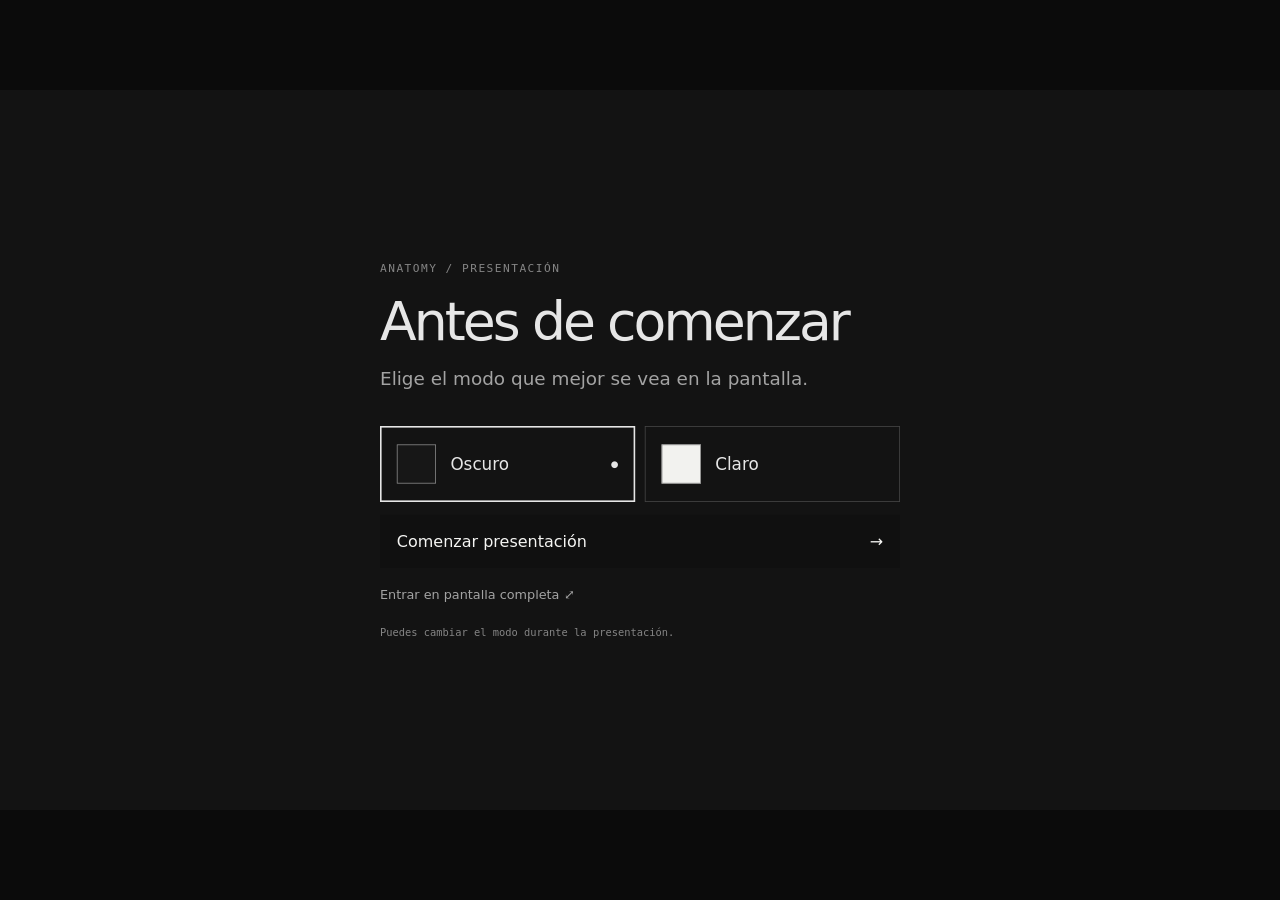
<file: presentacion-anatomy/index.html>
<!doctype html>
<html lang="es" data-theme="dark">
<head>
  <meta charset="utf-8">
  <meta name="viewport" content="width=device-width, initial-scale=1">
  <meta name="color-scheme" content="dark light">
  <title>Anatomy en acción — Presentación</title>
  <link rel="stylesheet" href="presentation.css">
  <script src="presentation.js" defer></script>
</head>
<body>
  <main id="stage" class="stage" aria-label="Presentación Anatomy en acción">
    <div class="frame" inert>
      <header class="topline"><span>ANATOMY <span class="separator">/</span> ESTUDIO DE UNA SKILL</span><span>TALLER · IA Y DESARROLLO</span></header>
      <div class="slides" id="slides">
        <section class="slide cover" data-slide aria-label="1 de 14: Portada">
          <div class="cover-copy">
            <div class="cover-title">
            <p class="eyebrow">UNA SKILL PARA AGENTES DE IA</p>
            <h1>Anatomy<br><em>en acción</em></h1>
            <p class="cover-lead">Una misma pregunta.<br>Dos formas de explicar.</p>
            </div>
            <div class="authors"><span>Gael Ortega</span><span>Martín Droguett</span><span>Catalina Galleguillos</span></div>
          </div>
          <figure class="cover-figure visual-plate">
            <iframe title="Ilustración animada del motor Raptor encendido" data-cover src="raptor-dark.html#portada" tabindex="-1"></iframe>
          </figure>
        </section>

        <section class="slide about" data-slide aria-label="2 de 14: Qué es Anatomy" hidden>
          <div class="heading"><p class="eyebrow">01 / LA SKILL</p><h2>Una idea técnica,<br><em>un objeto para explorar</em></h2></div>
          <div class="about-layout">
            <div class="about-statement"><p>Anatomy guía al agente para crear <strong>figuras técnicas interactivas</strong> que explican cómo funciona algo.</p><a class="text-link" href="https://github.com/wheresryan22/anatomy" target="_blank" rel="noopener noreferrer">github.com/wheresryan22/anatomy <span aria-hidden="true">↗</span></a></div>
            <div class="spec-list"><div><span>01</span><div><p>Cómo se organiza</p><dl class="repo-tree"><dt>SKILL.md</dt><dd>proceso que sigue el agente</dd><dt>kit/</dt><dd>librería de dibujo</dd><dt>references/</dt><dd>guías que abre si las necesita</dd><dt>scripts/</dt><dd>capturas y verificación en Chrome</dd><dt>examples/ · evals/</dt><dd>ejemplos y pruebas</dd></dl></div></div><div><span>02</span><p>Herramientas gráficas<br><strong>SVG · WebGL · 3D opcional</strong></p></div><div><span>03</span><p>Agentes compatibles<br><strong>Codex · Claude Code<br>OpenCode · Antigravity · MiniMax</strong></p></div></div>
          </div>
        </section>

        <section class="slide install" data-slide aria-label="3 de 14: Integración con Codex" hidden>
          <div class="heading"><p class="eyebrow">02 / INTEGRACIÓN</p><h2>De la instalación<br><em>a la pregunta</em></h2></div>
          <div class="process">
            <div class="process-step"><span class="step-number">01</span><div><h3>Instalar</h3><p>Comando documentado para Codex</p><code>npx skills add wheresryan22/anatomy -g -a codex</code></div></div>
            <div class="process-step"><span class="step-number">02</span><div><h3>Abrir Codex</h3><p>El equipo trabajó en el entorno local</p></div></div>
            <div class="process-step"><span class="step-number">03</span><div><h3>Invocar la skill</h3><p>Solicitar la figura con <code class="inline-code">$anatomy</code></p></div></div>
          </div>
          <div class="install-bottom"><p><span class="micro">ENTORNO UTILIZADO</span><strong>App de Codex<br>GPT 6.1 Terra Max</strong></p></div>
        </section>

        <section class="slide alternatives" data-slide aria-label="4 de 14: Compatibilidad" hidden>
          <div class="heading"><p class="eyebrow">03 / COMPATIBILIDAD</p><h2>Una skill, <em>varios agentes</em></h2></div>
          <div class="compat-layout">
            <div class="compat-column"><span class="micro">DOCUMENTADOS POR ANATOMY</span><h3>5 agentes</h3><p class="agent-names">Claude Code · Codex · OpenCode<br>Antigravity · MiniMax Code</p><p class="compat-note">OpenCode ofrece modelos gratuitos; Antigravity tiene un plan individual gratuito con límites.</p></div>
            <div class="compat-column"><span class="micro">INSTALADOR DE AGENT SKILLS</span><h3>Más opciones</h3><p class="agent-names">Cline · Cursor · GitHub Copilot<br>Gemini CLI · Windsurf y otros</p><p class="compat-note">El instalador los admite; Anatomy no los documenta como probados. Cline ofrece modelos gratis; Copilot Free no incluye skills en IDE.</p></div>
          </div>
          <div class="compat-install"><div><span class="micro">ELEGIR AGENTE DURANTE LA INSTALACIÓN</span><code>npx skills add wheresryan22/anatomy</code></div><div class="compat-sources"><a href="https://github.com/wheresryan22/anatomy" target="_blank" rel="noopener noreferrer">Anatomy ↗</a><a href="https://github.com/vercel-labs/skills/blob/main/docs/agents.md" target="_blank" rel="noopener noreferrer">Lista de agentes ↗</a><a href="https://docs.cline.bot/core-workflows/task-management" target="_blank" rel="noopener noreferrer">Cline: modelos gratis ↗</a></div></div>
        </section>

        <section class="slide comparison" data-slide aria-label="5 de 14: Comparación James Webb" hidden>
          <div class="slide-heading-row"><div><p class="eyebrow">04 / EXPERIMENTO</p><h2>James Webb</h2></div><span class="case-number">01 / 02</span></div>
          <div class="prompt"><span class="micro">PROMPT</span><p>“Puedes explicarme cómo funciona el telescopio James Webb.”</p></div>
          <div class="compare-grid">
            <div class="compare-copy"><p class="micro">SIN ANATOMY <span>01</span></p><blockquote>“Recoge luz que ha viajado por el universo, la concentra con sus espejos y la convierte en datos…”</blockquote><p class="compare-note"><strong>Qué entrega:</strong> texto y un recorrido lineal de luz, espejos e instrumentos.</p><button class="transcript-open" data-transcript="webb" type="button">Leer respuesta completa <span aria-hidden="true">↗</span></button></div>
            <div class="compare-image"><div class="compare-label micro">CON ANATOMY <span>02</span></div><img data-dark="../james-webb-anatomy/shots/desktop.png" data-light="../james-webb-anatomy/shots/lines-light.png" src="../james-webb-anatomy/shots/desktop.png" alt="Figura del James Webb con un rayo de luz ilustrado"><p><strong>Qué añade:</strong> figura y cuatro etapas que se pueden seleccionar.</p></div>
          </div>
        </section>

        <section class="slide demo" data-slide aria-label="6 de 14: Demostración James Webb" hidden>
          <div class="demo-copy"><p class="eyebrow">05 / DEMOSTRACIÓN</p><h2>Seguir la luz<br><em>paso a paso</em></h2><p class="demo-description">Selecciona una etapa para seguir el recorrido de la luz o destacar el parasol.</p><p class="demo-instruction"><span aria-hidden="true">→</span> Interactúa con los controles de la figura</p><p class="small-note">La trayectoria es ilustrativa y no está a escala.</p></div>
          <div class="embedded-demo"><iframe title="Demostración interactiva del telescopio James Webb" data-demo="webb" src="webb-dark.html"></iframe></div>
        </section>

        <section class="slide comparison" data-slide aria-label="7 de 14: Comparación Raptor 3" hidden>
          <div class="slide-heading-row"><div><p class="eyebrow">06 / EXPERIMENTO</p><h2>Raptor 3</h2></div><span class="case-number">02 / 02</span></div>
          <div class="prompt"><span class="micro">PROMPT</span><p>“Puedes explicarme cómo funciona el Raptor 3 de SpaceX.”</p></div>
          <div class="compare-grid">
            <div class="compare-copy"><p class="micro">SIN ANATOMY <span>01</span></p><blockquote>“Dos prequemadores mueven las bombas.”</blockquote><p class="compare-note"><strong>Qué entrega:</strong> texto y un esquema del recorrido de los gases.</p><button class="transcript-open" data-transcript="raptor" type="button">Leer respuesta completa <span aria-hidden="true">↗</span></button></div>
            <div class="compare-image"><div class="compare-label micro">CON ANATOMY <span>02</span></div><img class="raptor-image" data-dark="../raptor-3/shots/detalle-oscuro.png" data-light="../raptor-3/shots/detalle-claro.png" src="../raptor-3/shots/detalle-oscuro.png" alt="Detalle de la figura isométrica del motor"><p><strong>Qué añade:</strong> piezas seleccionables y encendido ilustrativo.</p></div>
          </div>
        </section>

        <section class="slide demo" data-slide aria-label="8 de 14: Demostración Raptor y límites" hidden>
          <div class="demo-copy"><p class="eyebrow">07 / DEMOSTRACIÓN</p><h2>Explorar<br><em>el motor</em></h2><p class="demo-description">Selecciona sus conjuntos o activa el encendido ilustrativo.</p><div class="caveat"><span class="micro">ALCANCE DE LA FIGURA</span><p>Se utilizó el modelo de Raptor 2 incluido como ejemplo en Anatomy para explicar el ciclo que comparte con Raptor 3. La forma y el encendido son ilustrativos.</p></div></div>
          <div class="embedded-demo"><iframe title="Demostración interactiva del motor Raptor" data-demo="raptor" src="raptor-dark.html"></iframe></div>
        </section>

        <section class="slide comparison vitrina-comparison" data-slide aria-label="9 de 14: Vitrina: con y sin Anatomy" hidden>
          <div class="slide-heading-row"><div><p class="eyebrow">08 / APLICADO AL PROYECTO</p><h2>Vitrina + PostgreSQL</h2></div><span class="case-number">PROPUESTA</span></div>
          <div class="prompt"><span class="micro">PROMPT</span><p>“Explícame cómo PostgreSQL guardaría las piezas de Vitrina.”</p></div>
          <div class="vitrina-columns"><div><p class="micro">SIN ANATOMY</p><blockquote>“PostgreSQL guarda cada pieza como una fila en la tabla piezas.”</blockquote><p>Una explicación escrita de campos, relaciones y flujo propuesto.</p><button class="transcript-open" data-transcript="vitrina" type="button">Leer respuesta completa <span aria-hidden="true">↗</span></button></div><div><p class="micro">CON ANATOMY</p><h3>Una propuesta que se puede explorar</h3><p>Un archivador interactivo relaciona una pieza con su dueño, categoría, me gusta y guardados.</p><p class="vitrina-key">El aporte: entender y comunicar visualmente cómo podrían relacionarse los datos del proyecto.</p></div></div>
          <p class="vitrina-foot">Modelo ilustrativo: la funcionalidad todavía no está implementada.</p>
        </section>

        <section class="slide demo" data-slide aria-label="10 de 14: Demostración Vitrina y PostgreSQL" hidden>
          <div class="demo-copy"><p class="eyebrow">09 / DEMOSTRACIÓN · VITRINA</p><h2>Explorar<br><em>las relaciones</em></h2><p class="demo-description">Selecciona un cajón para descubrir cómo se conectaría una pieza con otras tablas.</p><p class="demo-instruction"><span aria-hidden="true">→</span> Selecciona una tabla en la figura</p><p class="small-note">Ejemplo ilustrativo, basado en el diseño propuesto.</p></div>
          <div class="embedded-demo"><iframe title="Visualización interactiva de PostgreSQL para Vitrina" data-demo="vitrina" src="vitrina-dark.html"></iframe></div>
        </section>

        <section class="slide how" data-slide aria-label="11 de 14: Cómo lo hace" hidden>
          <div class="heading"><p class="eyebrow">10 / FUNCIONAMIENTO</p><h2>¿Cómo lo <em>hace?</em></h2></div>
          <div class="how-layout">
            <div class="how-column"><p class="micro">SIN SKILL <span>3 PASOS</span></p><ol class="how-steps"><li><span class="step-number">01</span><div><h3>Busca información</h3><p>Consulta fuentes como NASA y SpaceX, o archivos del proyecto.</p></div></li><li><span class="step-number">02</span><div><h3>Ordena la explicación</h3><p>Divide el funcionamiento en pasos numerados y un esquema en texto.</p></div></li><li><span class="step-number">03</span><div><h3>Responde en el chat</h3><p>Entrega el texto de una vez, sin guardar un plan ni una revisión.</p></div></li></ol><p class="how-result"><span class="micro">RESULTADO</span><strong>Una explicación escrita</strong></p></div>
            <div class="how-column"><p class="micro">CON ANATOMY <span>EVIDENCIA</span></p><ol class="how-steps"><li><span class="step-number">01</span><div><h3>Define el tamaño</h3><p>Figure, Hero o Epic: fija piezas, capas y tiempo antes de dibujar.</p></div><code>Webb: Figure · Raptor: Hero</code></li><li><span class="step-number">02</span><div><h3>Reúne datos reales</h3><p>Medidas y comportamiento verdaderos: la figura no puede inventar.</p></div><code>4 fuentes de NASA</code></li><li><span class="step-number">03</span><div><h3>Elige un objeto y sus piezas</h3><p>Un objeto real que funcione como la idea, con 40 piezas o más.</p></div><code>Vitrina → archivador</code></li><li><span class="step-number">04</span><div><h3>Planifica el espacio</h3><p>Ubica cada pieza en coordenadas reales y elige el ángulo de cámara.</p></div><code>build.mjs · 38° / 26°</code></li><li><span class="step-number">05</span><div><h3>Construye con el kit</h3><p>Dibuja con la librería, ordena la profundidad y añade la interacción.</p></div><code>iso-kit · lathe · tube · gl</code></li><li><span class="step-number">06</span><div><h3>Verifica en Chrome</h3><p>Prueba clics, teclado y movimiento reducido; revisa líneas y capturas.</p></div><code>verify-actions.json</code></li></ol><p class="how-result"><span class="micro">RESULTADO</span><strong>Una figura interactiva y verificada</strong></p></div>
          </div>
          <p class="how-foot">Sin skill: pasos inferidos de las respuestas guardadas. Con Anatomy: flujo de SKILL.md y archivos que generó el agente.</p>
        </section>

        <section class="slide contribution" data-slide aria-label="12 de 14: Qué aportó Anatomy" hidden>
          <div class="heading"><p class="eyebrow">11 / ANÁLISIS</p><h2>¿Qué aportó <em>la skill?</em></h2></div>
          <div class="comparison-table" role="table" aria-label="Comparación de los resultados de los dos experimentos">
            <div class="comparison-row table-head" role="row"><span role="columnheader">ASPECTO</span><span role="columnheader">SIN SKILL</span><span role="columnheader">CON ANATOMY</span></div>
            <div class="comparison-row" role="row"><strong role="rowheader">Resultado</strong><span role="cell">Explicación y esquemas en texto</span><span role="cell">Página HTML con figura SVG</span></div>
            <div class="comparison-row" role="row"><strong role="rowheader">Exploración</strong><span role="cell">Lectura y esquemas en texto</span><span role="cell">Selección de etapas y piezas</span></div>
            <div class="comparison-row" role="row"><strong role="rowheader">Uso posterior</strong><span role="cell">Consultar y compartir la respuesta</span><span role="cell">Incorporar una explicación visual en una página</span></div>
          </div>
        </section>

        <section class="slide cost" data-slide aria-label="13 de 14: Costo y precisión" hidden>
          <div class="heading"><p class="eyebrow">12 / MEDICIÓN · JAMES WEBB</p><h2>Costo y <em>precisión</em></h2></div>
          <div class="comparison-table" role="table" aria-label="Tiempo, tokens, fuentes y precisión del caso James Webb">
            <div class="comparison-row table-head" role="row"><span role="columnheader">ASPECTO</span><span role="columnheader">SIN SKILL</span><span role="columnheader">CON ANATOMY</span><span role="columnheader">DIFERENCIA</span></div>
            <div class="comparison-row" role="row"><strong role="rowheader">Tiempo</strong><span role="cell">≈ 1 min</span><span role="cell">≈ 23 min</span><strong role="cell">≈ 23×</strong></div>
            <div class="comparison-row" role="row"><strong role="rowheader">Tokens de salida</strong><span role="cell">≈ 5.500 *</span><span role="cell">≈ 116.000</span><strong role="cell">≈ 21×</strong></div>
            <div class="comparison-row" role="row"><strong role="rowheader">Fuentes consultadas</strong><span role="cell">4 páginas de NASA y ESA</span><span role="cell">8 documentos, entre ellos STScI y un artículo científico</span><strong role="cell">2×</strong></div>
            <div class="comparison-row" role="row"><strong role="rowheader">Precisión</strong><span role="cell">8 de 8 datos correctos</span><span role="cell">12 de 12 en el texto · 1 error en el dibujo</span><strong role="cell">+4 datos</strong></div>
          </div>
          <p class="cost-key">Las dos respuestas son correctas en lo que afirman. Anatomy sumó datos verificados, pero costó unas 20 veces más. Su verificación revisa el dibujo, no los hechos: dibujó dos paneles solares y el Webb tiene un solo arreglo.</p>
          <p class="contribution-foot">* Estimación del agente, sin contador exacto. Con Anatomy, además: ≈ 251 mil tokens de entrada y ≈ 10,2 millones leídos de caché, en 49 llamadas. Datos contrastados con la ficha técnica de NASA y la documentación de STScI.</p>
        </section>

        <section class="slide conclusion" data-slide aria-label="14 de 14: Conclusión" hidden>
          <div class="heading"><p class="eyebrow">13 / CONCLUSIÓN</p><h2>Una respuesta que<br><em>también se explora</em></h2></div>
          <div class="conclusion-columns"><div><span class="micro">SIN LA SKILL</span><h3>Leer</h3><p>Una explicación textual organiza la información y describe el funcionamiento.</p></div><div><span class="micro">CON ANATOMY</span><h3>Explorar</h3><p>El agente creó figuras interactivas para recorrer componentes y etapas.</p></div><div><span class="micro">PARA SOFTWARE</span><h3>Aplicar</h3><p>En Vitrina, permite explorar cómo se relacionarían los datos de una pieza.</p></div></div>
          <div class="conclusion-foot"><p>En Vitrina, Anatomy nos ayudó a entender y comunicar visualmente una propuesta de base de datos aún no implementada.</p><a href="https://github.com/wheresryan22/anatomy" target="_blank" rel="noopener noreferrer">Repositorio ↗</a></div>
        </section>
      </div>
      <footer class="bottomline"><span id="slide-label" aria-live="polite">01 / 14</span><div class="footer-actions"><button type="button" class="fullscreen-toggle">PANTALLA COMPLETA</button><button type="button" id="theme-toggle" aria-label="Cambiar a modo claro">MODO CLARO</button><span class="keyboard-hint">← → NAVEGAR</span><div class="nav"><button type="button" id="previous" aria-label="Diapositiva anterior" disabled>←</button><button type="button" id="next" aria-label="Diapositiva siguiente">→</button></div></div></footer>
    </div>
    <div class="transcript" id="transcript" role="dialog" aria-modal="true" aria-labelledby="transcript-title" hidden>
      <div class="transcript-inner"><div class="transcript-header"><div><p class="eyebrow">RESPUESTA ORIGINAL / SIN ANATOMY</p><h2 id="transcript-title"></h2></div><button type="button" id="transcript-close" aria-label="Cerrar respuesta">Cerrar ✕</button></div><div class="transcript-body" tabindex="0"><article id="transcript-webb" class="transcript-answer" hidden><p>El James Webb funciona como una cámara espacial extraordinariamente sensible. Recoge luz que ha viajado por el universo, la concentra con sus espejos y la convierte en datos que los científicos usan para crear imágenes y estudiar estrellas, galaxias y planetas.</p><p>Su recorrido básico es:</p><p>Luz del espacio → espejos → instrumentos → datos → imágenes y mediciones</p><h3>Así funciona cada parte</h3><ol><li><strong>Recibe principalmente luz infrarroja.</strong> Es un tipo de luz que nuestros ojos no pueden ver. Resulta muy útil porque puede atravesar ciertas nubes de polvo que bloquean la luz visible. Además, la luz de galaxias muy lejanas se ha estirado hacia el infrarrojo durante su viaje por la expansión del universo.</li><li><strong>La concentra con un espejo gigante.</strong> Su espejo principal mide unos 6,5 metros de ancho y está formado por 18 piezas hexagonales recubiertas de una fina capa de oro, que refleja bien el infrarrojo. Un espejo grande recoge más luz, así que permite detectar objetos muy tenues. La luz rebota hacia un espejo más pequeño y de ahí pasa a los instrumentos. NASA: los espejos del Webb.</li><li><strong>Se mantiene extremadamente frío.</strong> Los objetos calientes también emiten radiación infrarroja, incluido el propio telescopio. Para que ese brillo no tape las señales débiles del espacio, Webb tiene un parasol de cinco capas. Detrás de él, el telescopio funciona a menos de −223 °C. Está cerca de una zona llamada L2, a unos 1,5 millones de kilómetros de la Tierra, donde puede mantener el Sol, la Tierra y la Luna del mismo lado del parasol. NASA: cómo se mantiene frío.</li><li><strong>Sus instrumentos registran y analizan la luz.</strong> Algunos forman imágenes. Otros separan la luz en un espectro, parecido a un arcoíris, para estudiar qué sustancias están presentes y obtener información sobre su temperatura o movimiento. Por ejemplo, cuando un planeta pasa frente a su estrella, parte de la luz atraviesa su atmósfera y puede revelar señales de ciertas moléculas. NASA: instrumentos científicos.</li></ol><p>Las imágenes de Webb muestran colores aunque gran parte de la luz captada sea invisible para nosotros. Para hacerlos visibles, los equipos asignan colores a distintas bandas infrarrojas y combinan los datos. Esos colores ayudan a distinguir estructuras y materiales; no necesariamente muestran lo que veríamos con nuestros ojos. NASA: cómo se crean las imágenes.</p><p>Y hay una consecuencia fascinante: mirar lejos también es mirar al pasado. Si la luz de una galaxia tardó 13.000 millones de años en llegar, Webb la observa como era hace 13.000 millones de años.</p></article><article id="transcript-raptor" class="transcript-answer" hidden><p>El Raptor 3 es un motor cohete de SpaceX que impulsa tanto al Super Heavy como a la nave Starship. Funciona quemando metano y oxígeno líquidos. Su particularidad es que aprovecha una primera combustión para mover las bombas del motor y después usa esos mismos gases para producir empuje.</p><h3>El proceso, simplificado, funciona así</h3><ol><li><strong>Los líquidos salen de los estanques.</strong> El metano es el combustible y el oxígeno permite que se queme. Ambos se mantienen muy fríos para almacenarlos en estado líquido.</li><li><strong>Dos bombas aumentan su presión.</strong> Una impulsa el metano y otra el oxígeno hacia el motor. Necesitan mucha potencia porque deben alimentar una cámara que ya está a una presión enorme.</li><li><strong>Dos prequemadores mueven las bombas.</strong> Son pequeñas cámaras donde comienza la combustión:<ul><li><strong>Uno mezcla mucho metano con poco oxígeno.</strong> Sus gases hacen girar la turbina conectada a la bomba de metano.</li></ul><ul><li><strong>El otro mezcla mucho oxígeno con poco metano.</strong> Sus gases mueven la turbina de la bomba de oxígeno.</li></ul></li><li><strong>Las dos corrientes llegan a la cámara principal.</strong> Todavía contienen combustible u oxígeno sin reaccionar. Al reunirse, continúa la combustión y se generan gases muy calientes y a alta presión.</li><li><strong>La tobera acelera los gases hacia atrás.</strong> Al expulsarlos, el motor recibe una fuerza en sentido contrario que empuja el cohete hacia adelante. Funciona también en el vacío: no necesita apoyarse en el aire.</li></ol><h3>Recorrido de las dos corrientes</h3><pre class="flow-diagram">Mucho metano + poco oxígeno
       → prequemador → turbina de la bomba de metano  ─┐
                                                      ├→ cámara → tobera → gases
Mucho oxígeno + poco metano                            │
       → prequemador → turbina de la bomba de oxígeno ─┘</pre><p>Este diseño se llama combustión escalonada de flujo completo. «Flujo completo» describe que el flujo principal de los propulsores pasa por los prequemadores y sus turbinas antes de llegar a la cámara principal; no significa que todo se queme en los prequemadores. Esto permite aprovechar una gran cantidad de gas para mover las turbinas, aunque requiere un motor complejo y materiales capaces de soportar condiciones extremas. NASA explica el principio del ciclo.</p><p>Para evitar que el motor se sobrecaliente, el metano frío también circula por conductos en las paredes de la cámara y la tobera. Allí absorbe calor antes de seguir su recorrido. A esto se le llama refrigeración regenerativa. Referencia técnica de NASA sobre el Raptor.</p><p>Frente al Raptor 2, el Raptor 3 integra más componentes y sensores dentro del motor, tiene un sistema de encendido rediseñado y busca facilitar la reutilización. En su presentación de Starship V3 de mayo de 2026, SpaceX indicó unas 250 toneladas-fuerza de empuje para la versión de nivel del mar y 275 toneladas-fuerza para la versión de vacío, que tiene una tobera más grande. La versión de nivel del mar tiene una masa indicada de unos 1.525 kg. SpaceX: Introducing Starship V3.</p></article><article id="transcript-vitrina" class="transcript-answer" hidden><p>En Vitrina, PostgreSQL guarda cada pieza como una fila en la tabla piezas. Esa fila contiene sus datos y referencias al usuario dueño y a la categoría. Tomando como implementado el modelo del contrato de la API, una pieza podría verse así:</p><div class="table-scroll"><table><thead><tr><th>Campo</th><th>Ejemplo</th><th>Para qué sirve</th></tr></thead><tbody><tr><td>id</td><td>3</td><td>Identifica la pieza.</td></tr><tr><td>usuario_id</td><td>5</td><td>Apunta al dueño en la tabla usuarios.</td></tr><tr><td>categoria_id</td><td>2</td><td>Apunta a la categoría en la tabla categorias.</td></tr><tr><td>nombre</td><td>Game Boy DMG-01 con Tetris</td><td>Nombre visible de la pieza.</td></tr><tr><td>descripcion</td><td>Funciona perfecto. Incluye el cartucho de Tetris.</td><td>Descripción escrita por el dueño.</td></tr><tr><td>imagen_datos</td><td>Datos binarios de la foto</td><td>Guarda la imagen cuando el usuario sube un archivo.</td></tr><tr><td>imagen_tipo</td><td>image/jpeg</td><td>Indica el formato de la imagen.</td></tr><tr><td>imagen_url</td><td>Vacío en este ejemplo</td><td>Guarda una dirección cuando se usa una imagen por URL.</td></tr><tr><td>creado_en</td><td>2026-10-26 13:03 UTC</td><td>Fecha en que se agregó.</td></tr><tr><td>actualizado_en</td><td>2026-10-26 13:03 UTC</td><td>Fecha de la última modificación.</td></tr></tbody></table></div><p>Los números del ejemplo relacionan la pieza con otras tablas: usuario_id = 5 identifica al dueño y categoria_id = 2 identifica, por ejemplo, la categoría videojuegos. Las categorías disponibles son cartas, videojuegos, juguetes y vinilos.</p><p>Cuando una persona agrega una pieza, Angular envía el formulario a FastAPI junto con su token de sesión. El backend identifica al usuario, valida los datos y guarda la pieza en PostgreSQL mediante SQLAlchemy. Así, la colección de un usuario se obtiene buscando las piezas cuyo usuario_id coincide con su identificador.</p><p>Las fotos tienen dos formas de guardarse. Si el usuario sube una imagen, el backend la recibe en formato Base64 y guarda sus bytes y su tipo en PostgreSQL; acepta JPEG, PNG y WebP de hasta 2 MB. Si recibe una dirección web o una ruta, guarda esa dirección. Al consultar una pieza con una foto guardada en la base, la API entrega una URL como /api/piezas/3/imagen, que el navegador usa para cargarla.</p><p>Los me gusta y favoritos se guardan en tablas separadas, llamadas megusta y guardados. Cada fila relaciona un usuario con una pieza y registra la fecha de la interacción. La combinación de ambos identificadores impide que una misma persona dé dos veces me gusta o guarde dos veces la misma pieza. Los totales se calculan al consultar; al eliminar la pieza, también se eliminan sus interacciones.</p><p>Por último, en el entorno local PostgreSQL almacena sus datos en el volumen postgres_data de Docker. Eso permite que las piezas permanezcan al reiniciar los contenedores; ejecutar docker compose down -v también elimina ese volumen y sus datos.</p></article></div><p class="transcript-foot">Desplázate para leer la respuesta completa</p></div>
    </div>
    <div class="setup" id="setup" role="dialog" aria-modal="true" aria-labelledby="setup-title" aria-describedby="setup-description">
      <div class="setup-inner"><p class="eyebrow">ANATOMY / PRESENTACIÓN</p><h2 id="setup-title">Antes de comenzar</h2><p id="setup-description">Elige el modo que mejor se vea en la pantalla.</p><div class="theme-options" role="group" aria-label="Modo de color"><button type="button" class="theme-option" data-theme-choice="dark" aria-pressed="true"><span class="theme-swatch dark-swatch" aria-hidden="true"></span><span>Oscuro</span><span class="choice-mark" aria-hidden="true">●</span></button><button type="button" class="theme-option" data-theme-choice="light" aria-pressed="false"><span class="theme-swatch light-swatch" aria-hidden="true"></span><span>Claro</span><span class="choice-mark" aria-hidden="true">●</span></button></div><button class="start-button" id="start" type="button">Comenzar presentación <span aria-hidden="true">→</span></button><button class="setup-fullscreen fullscreen-toggle" type="button">Entrar en pantalla completa ⤢</button><p class="setup-hint">Puedes cambiar el modo durante la presentación.</p></div>
    </div>
  </main>
</body>
</html>
</file>
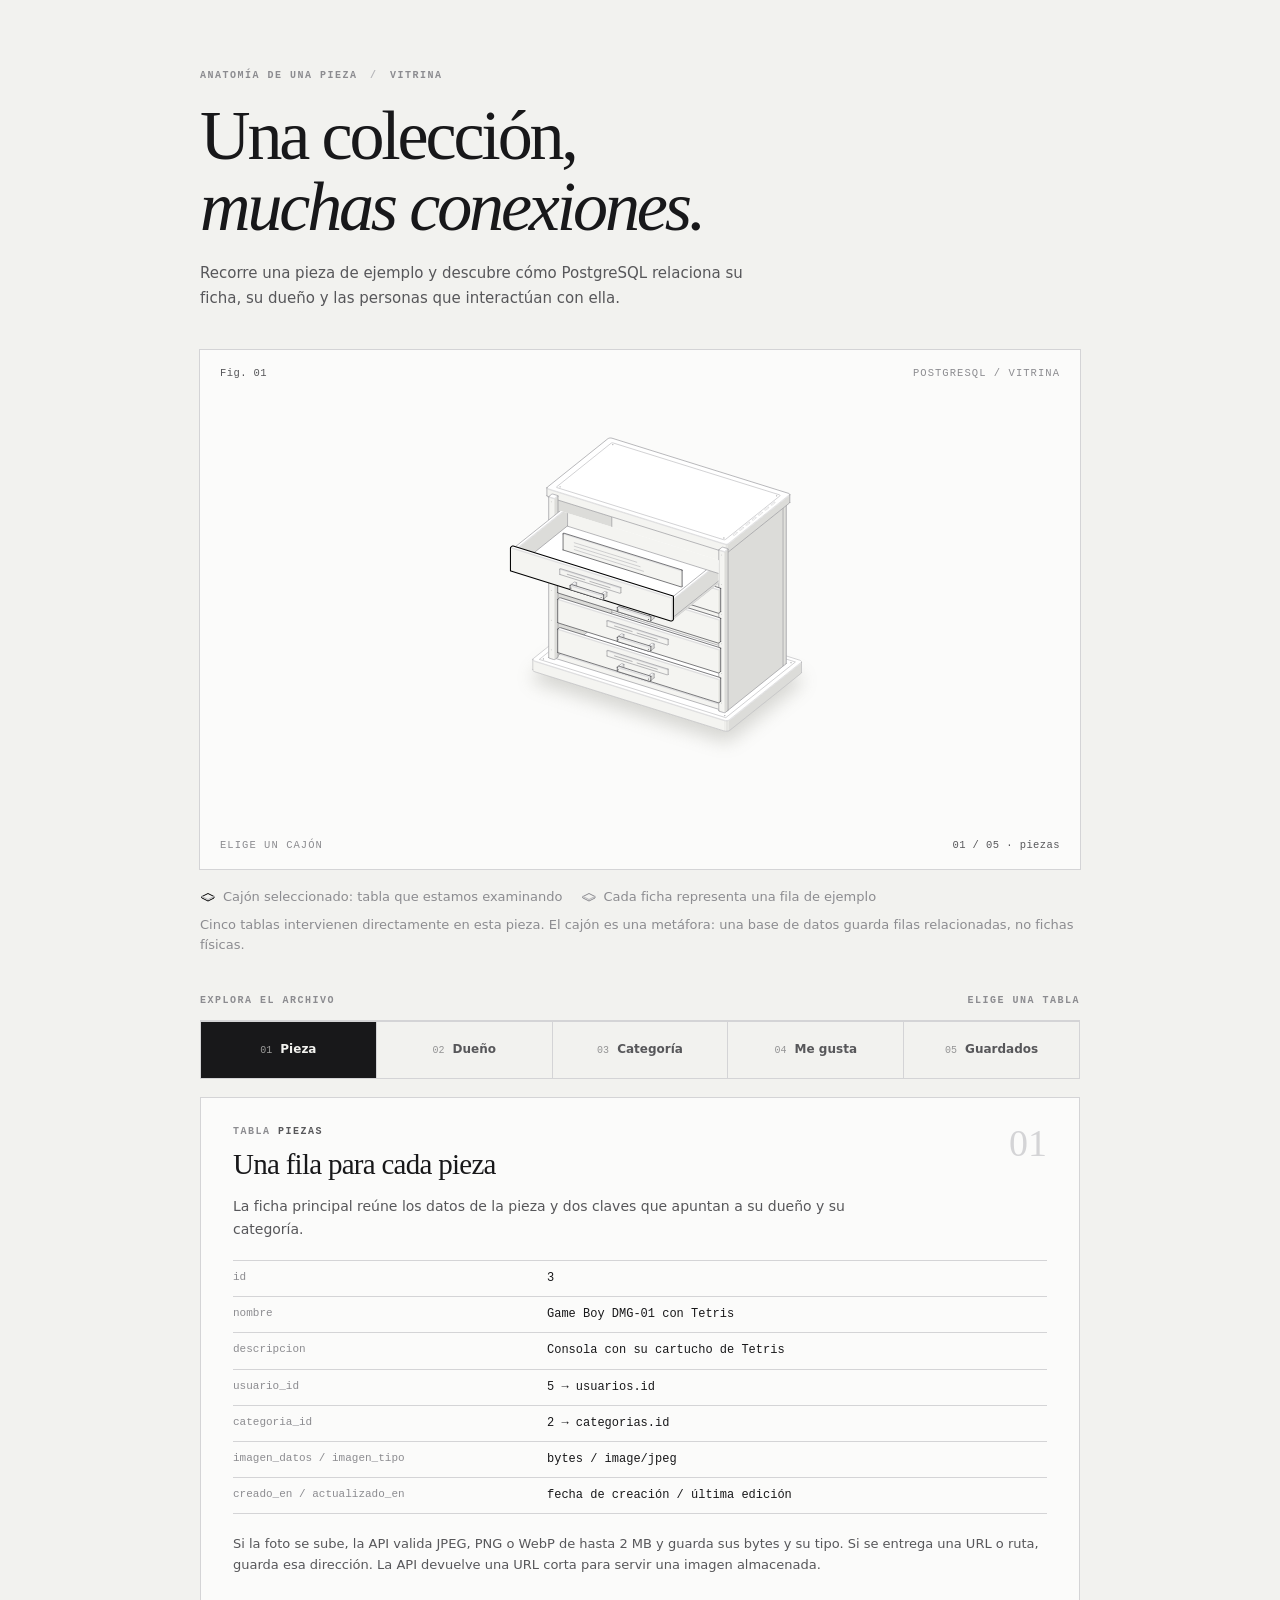
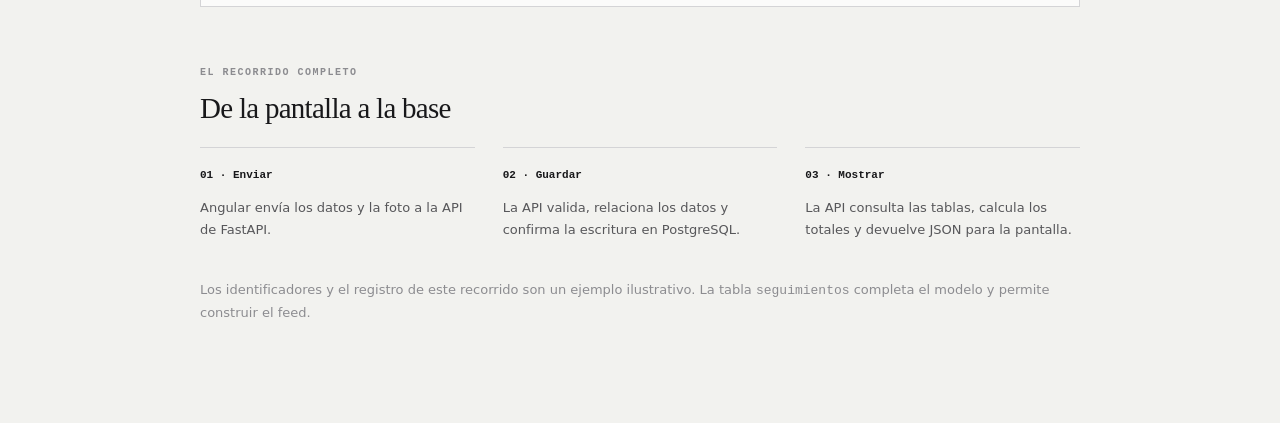
<file: visualizacion-postgresql/index.html>
<!doctype html><html lang="es"><head><meta charset="utf-8"><meta name="viewport" content="width=device-width, initial-scale=1"><title>Cómo guarda Vitrina sus piezas · PostgreSQL</title><style>
.iso{
  --anatomy-page:#0b0b0b;--anatomy-card:#131313;--anatomy-text:#a3a3a3;--anatomy-strong:#e6e6e6;--anatomy-muted:#6e6e6e;
  --anatomy-paper:#131313;--anatomy-face:#1b1b1b;--anatomy-top:#1c1c1c;
  --anatomy-shade-0:#0f0f0f;--anatomy-shade-1:#121212;--anatomy-shade-2:#151515;--anatomy-shade-3:#181818;
  --anatomy-lit-top:#262626;--anatomy-lit-shade:#1d1d1d;
  --anatomy-hi:#d4d4d4;--anatomy-mid:#6a6a6a;--anatomy-lo:#3e3e3e;--anatomy-faint:#2a2a2a;--anatomy-lit:#ffffff;
  --anatomy-halo:#050505;--anatomy-halo-opacity:.9;--anatomy-dot:#e6e6e6;
  --anatomy-red:#ff6b6b;--anatomy-green:#6be0a0;--anatomy-blue:#6b9bff;
  --anatomy-weight:.6px;--anatomy-ease:cubic-bezier(.32,.72,0,1);
  --anatomy-mono:ui-monospace,"SF Mono",Menlo,Consolas,monospace;
  --anatomy-lift:inset 0 1px 0 0 #ffffff0a,inset 0 0 0 1px #ffffff06,0 0 0 1px #00000026,0 1px 1px -.5px #00000014,0 3px 3px -1.5px #00000014,0 6px 6px -3px #00000014,0 12px 12px -6px #00000014;
}
.iso[data-theme="light"]{
  --anatomy-page:#f2f2ef;--anatomy-card:#fbfbfa;--anatomy-text:#57575a;--anatomy-strong:#18181a;--anatomy-muted:#8c8c90;
  --anatomy-paper:#fbfbfa;--anatomy-face:#ffffff;--anatomy-top:#ffffff;
  --anatomy-shade-0:#dcdcd9;--anatomy-shade-1:#e5e5e2;--anatomy-shade-2:#ededea;--anatomy-shade-3:#f4f4f1;
  --anatomy-lit-top:#ffffff;--anatomy-lit-shade:#eeeeeb;
  --anatomy-hi:#26262a;--anatomy-mid:#8a8a8f;--anatomy-lo:#b4b4b8;--anatomy-faint:#d4d4d6;--anatomy-lit:#000000;
  --anatomy-halo:#8a8a80;--anatomy-halo-opacity:.32;--anatomy-dot:#3a3a3e;
  --anatomy-red:#e5484d;--anatomy-green:#30a46c;--anatomy-blue:#3e63dd;
  --anatomy-lift:inset 0 1px 0 0 #ffffff,0 0 0 1px #0000000f,0 1px 1px -.5px #0000000a,0 3px 3px -1.5px #0000000a,0 6px 6px -3px #0000000a,0 12px 12px -6px #0000000a;
}
.iso-svg{display:block;width:100%;height:auto;overflow:visible}
.iso-svg path,.iso-svg circle{vector-effect:non-scaling-stroke}
.iso-fill{fill:var(--anatomy-paper);stroke:none}
.iso-solid[data-lit]>.iso-fill{fill:var(--anatomy-face)}
.iso-shade,.iso-top{stroke:none}
.iso-shade[data-shade="0"]{fill:var(--anatomy-shade-0)}
.iso-shade[data-shade="1"]{fill:var(--anatomy-shade-1)}
.iso-shade[data-shade="2"]{fill:var(--anatomy-shade-2)}
.iso-shade[data-shade="3"]{fill:var(--anatomy-shade-3)}
.iso-top{fill:var(--anatomy-top)}
.iso-solid[data-lit]>.iso-top{fill:var(--anatomy-lit-top)}
.iso-solid[data-lit]>.iso-shade{fill:var(--anatomy-lit-shade)}
.iso-solid[data-seamless]>.iso-shade,.iso-solid[data-seamless]>.iso-top{stroke-width:.4;stroke-linejoin:round}
.iso-solid[data-seamless]>.iso-shade[data-shade="0"]{stroke:var(--anatomy-shade-0)}
.iso-solid[data-seamless]>.iso-shade[data-shade="1"]{stroke:var(--anatomy-shade-1)}
.iso-solid[data-seamless]>.iso-shade[data-shade="2"]{stroke:var(--anatomy-shade-2)}
.iso-solid[data-seamless]>.iso-shade[data-shade="3"]{stroke:var(--anatomy-shade-3)}
.iso-solid[data-seamless]>.iso-top{stroke:var(--anatomy-top)}
.iso-solid[data-seamless][data-lit]>.iso-top{stroke:var(--anatomy-lit-top)}
.iso-solid[data-seamless][data-lit]>.iso-shade{stroke:var(--anatomy-lit-shade)}
.iso-solid[data-lit]>.iso-edge{stroke:var(--anatomy-lit)}
.iso-halo{fill:var(--anatomy-halo);stroke:none;filter:blur(9px);opacity:var(--anatomy-halo-opacity);transform:translateY(3px)}
.iso-line{fill:none;stroke:var(--anatomy-lo);stroke-width:var(--anatomy-weight);stroke-linecap:round;stroke-linejoin:round}
.iso-line[data-tone="hi"]{stroke:var(--anatomy-hi)}
.iso-line[data-tone="mid"]{stroke:var(--anatomy-mid)}
.iso-line[data-tone="lo"]{stroke:var(--anatomy-lo)}
.iso-line[data-tone="faint"]{stroke:var(--anatomy-faint)}
.iso-line[data-tone="lit"]{stroke:var(--anatomy-lit)}
.iso-line[data-tone="red"]{stroke:var(--anatomy-red)}
.iso-line[data-tone="green"]{stroke:var(--anatomy-green)}
.iso-line[data-tone="blue"]{stroke:var(--anatomy-blue)}
.iso-line[data-dotted]{stroke-dasharray:.01 3.5;stroke-width:1}
.iso-line[data-dashed]{stroke-dasharray:3 3}
.iso-line[data-flow]{stroke-dasharray:2 6}
.iso-wire-end{fill:var(--anatomy-paper);stroke:var(--anatomy-lo);stroke-width:var(--anatomy-weight)}
.iso-wire[data-tone="hi"] .iso-wire-end{stroke:var(--anatomy-hi)}
.iso-wire[data-tone="mid"] .iso-wire-end{stroke:var(--anatomy-mid)}
.iso-wire[data-tone="faint"] .iso-wire-end{stroke:var(--anatomy-faint)}
.iso-wire[data-tone="lit"] .iso-wire-end{stroke:var(--anatomy-lit)}
.iso-dots circle{fill:var(--anatomy-dot);stroke:none;opacity:.32}
.iso-dots[data-tone="hi"] circle{opacity:.85}
.iso-dots[data-tone="mid"] circle{opacity:.45}
.iso-dots[data-tone="lo"] circle{opacity:.22}
.iso-dots[data-tone="faint"] circle{opacity:.12}
.iso-face-text{fill:var(--anatomy-mid);font-family:var(--anatomy-mono);letter-spacing:.04em}
.iso-face-text[data-tone="hi"]{fill:var(--anatomy-hi)}
.iso-face-text[data-tone="lo"]{fill:var(--anatomy-lo)}
.iso-face-text[data-tone="faint"]{fill:var(--anatomy-faint)}
.tb-body{fill:var(--anatomy-shade-2);stroke:none}
.tb-shine{fill:var(--anatomy-top);stroke:none}
.tb-shade{fill:var(--anatomy-shade-0);stroke:none}
.tb-ring{fill:none;stroke:var(--anatomy-lo);stroke-width:.45;stroke-linecap:butt;stroke-linejoin:round}
.tb-ring[data-tone="mid"]{stroke:var(--anatomy-mid)}
.tb-ring[data-tone="faint"]{stroke:var(--anatomy-faint)}
.tb-ring[data-tone="hi"]{stroke:var(--anatomy-hi)}
@keyframes iso-flow{to{stroke-dashoffset:-32}}
@keyframes iso-pulse{0%,100%{opacity:.18}12%{opacity:1}40%{opacity:.18}}
.iso-line[data-flow]{animation:iso-flow 1600ms linear infinite}
.iso-dots circle[data-pulse]{animation:iso-pulse 1600ms steps(1,end) infinite;animation-delay:var(--pulse-at,0ms)}
.iso-figure{margin:32px 0 36px}
.iso-plate{position:relative;padding:52px 24px;border-radius:0;background:var(--anatomy-card);box-shadow:0 0 0 1px var(--anatomy-mid);--anatomy-paper:var(--anatomy-card)}
.iso-plate-corners{position:absolute;inset:18px 20px;pointer-events:none}
.iso-plate-corner{position:absolute;color:var(--anatomy-muted);font-family:var(--anatomy-mono);font-size:10.5px;line-height:1;letter-spacing:.04em;white-space:nowrap}
.iso-plate-corner[data-corner="fig"]{top:0;left:0;color:var(--anatomy-text)}
.iso-plate-corner[data-corner="title"]{top:0;right:0;text-transform:uppercase;letter-spacing:.1em}
.iso-plate-corner[data-corner="hint"]{bottom:0;left:0;text-transform:uppercase;letter-spacing:.1em}
.iso-plate-corner[data-corner="readout"]{right:0;bottom:0;color:var(--anatomy-text);font-variant-numeric:tabular-nums}
.iso-plate .iso-svg{margin:0 auto}
.iso-legend{display:grid;gap:8px;margin-top:12px;color:var(--anatomy-muted);font-size:13px;line-height:1.55}
.iso-keys{display:flex;flex-wrap:wrap;gap:6px 18px}
.iso-key{display:inline-flex;align-items:center;gap:7px}
.iso-swatch{width:16px;height:10px;flex:none;overflow:visible}
.iso-swatch path{fill:none;stroke:var(--anatomy-hi);stroke-width:1;vector-effect:non-scaling-stroke;stroke-linejoin:round;stroke-linecap:round}
.iso-swatch[data-mark="raised"] path,.iso-swatch[data-mark="flat"] path{stroke:var(--anatomy-mid)}
.iso-swatch[data-mark="lit"] path{stroke:var(--anatomy-lit)}
.iso-swatch[data-mark="dim"] path{stroke:var(--anatomy-lo)}
.iso-swatch[data-mark="dotted"] path{stroke-dasharray:.01 3;stroke-width:1.4}
.iso-swatch[data-mark="dashed"] path{stroke-dasharray:3 2.5}
.iso-swatch[data-mark="red"] path{stroke:var(--anatomy-red)}
.iso-swatch[data-mark="green"] path{stroke:var(--anatomy-green)}
.iso-swatch[data-mark="blue"] path{stroke:var(--anatomy-blue)}
.iso-swatch-crease{stroke:var(--anatomy-lo)!important}
@media (max-width:560px){.iso-plate{padding:48px 12px 70px}.iso-plate-corner[data-corner="hint"]{bottom:18px}}
@media (prefers-reduced-motion:reduce){.iso-line[data-flow],.iso-dots circle[data-pulse]{animation:none}}

*{box-sizing:border-box}
html{color-scheme:dark}
body[data-theme="light"]{color-scheme:light}
body{margin:0;background:var(--anatomy-page);color:var(--anatomy-text);font:14px/1.6 ui-sans-serif,system-ui,-apple-system,"Segoe UI",sans-serif;-webkit-font-smoothing:antialiased}
.iso-page{width:min(880px,100% - 32px);margin:64px auto 96px}
</style>
<style>
body { --display:Georgia, 'Times New Roman',serif; }
.iso-page { width:min(880px,calc(100% - 36px)); margin:70px auto 100px; }
.intro { max-width:680px; margin:0 0 38px; }
.eyebrow,.section-head,.detail-kicker { font:600 10px/1.2 var(--anatomy-mono); letter-spacing:.15em; color:var(--anatomy-muted); }
.eyebrow span { margin:0 5px; color:var(--anatomy-lo); }
h1 { margin:18px 0 18px; color:var(--anatomy-strong); font:500 clamp(42px,7.2vw,70px)/1.02 var(--display); letter-spacing:-.045em; }
h1 em { font-weight:400; }
.intro > p:last-child { max-width:560px; font-size:15px; line-height:1.7; margin:0; }
.iso-plate { box-shadow:0 0 0 1px var(--anatomy-faint); padding:36px 24px 43px; }
.iso-stage { outline-offset:4px; }
.iso-stage:focus-visible { outline:2px solid var(--anatomy-mid); }
.iso-plate .iso-svg { max-width:720px; }
.drawer-inside { opacity:0; transition:opacity .18s ease; }
.drawer[data-active="true"] .drawer-inside { opacity:1; }
.drawer[data-active="true"] .drawer-front .iso-edge { stroke:var(--anatomy-lit); stroke-width:1.05; }
.drawer[data-active="true"] .drawer-front .iso-top { fill:var(--anatomy-lit-top); }
.iso-legend { margin:18px 0 0; }
.explorer { margin:40px 0 0; }
.section-head { display:flex; justify-content:space-between; gap:12px; padding:0 0 13px; border-bottom:1px solid var(--anatomy-faint); }
.modes { display:grid; grid-template-columns:repeat(5,minmax(0,1fr)); gap:1px; background:var(--anatomy-faint); border:1px solid var(--anatomy-faint); margin:0 0 18px; }
.mode { display:flex; align-items:center; gap:8px; justify-content:center; min-height:56px; background:var(--anatomy-page); color:var(--anatomy-text); border:0; cursor:pointer; font:600 12px/1.3 system-ui,sans-serif; transition:background .18s,color .18s; }
.mode:hover,.mode:focus-visible { background:var(--anatomy-card); color:var(--anatomy-strong); outline-offset:-3px; }
.mode[aria-pressed="true"] { background:var(--anatomy-strong); color:var(--anatomy-page); }
.mode-index { font:10px var(--anatomy-mono); opacity:.6; }
.detail { background:var(--anatomy-card); border:1px solid var(--anatomy-faint); padding:28px 32px 30px; }
.detail-top { display:flex; align-items:flex-start; justify-content:space-between; gap:16px; }
.detail-kicker { margin:0 0 10px; text-transform:uppercase; }
.detail-kicker span { color:var(--anatomy-text); }
h2 { color:var(--anatomy-strong); font:500 29px/1.14 var(--display); letter-spacing:-.025em; margin:0; }
.detail-number { font:38px/.9 var(--display); color:var(--anatomy-faint); }
.description { max-width:650px; margin:14px 0 20px; }
.rows { border-top:1px solid var(--anatomy-faint); margin:0; }
.row { display:grid; grid-template-columns:minmax(165px,.9fr) 1.5fr; gap:14px; padding:8px 0; border-bottom:1px solid var(--anatomy-faint); }
dt { font:11px/1.6 var(--anatomy-mono); color:var(--anatomy-muted); overflow-wrap:anywhere; }
dd { margin:0; color:var(--anatomy-strong); font:12px/1.6 var(--anatomy-mono); overflow-wrap:anywhere; }
.note { margin:20px 0 0; color:var(--anatomy-text); font-size:13px; }
.how { margin-top:60px; }
.how h2 { margin:13px 0 22px; }
.steps { display:grid; grid-template-columns:repeat(3,1fr); gap:28px; }
.steps div { border-top:1px solid var(--anatomy-faint); padding-top:14px; }
.steps strong { font:600 11px var(--anatomy-mono); color:var(--anatomy-strong); }
.steps p,.last-note { font-size:13px; line-height:1.7; }
.last-note { margin-top:24px; color:var(--anatomy-muted); }
code { font-family:var(--anatomy-mono); }
@media(max-width:600px) { .iso-page{margin-top:42px} .iso-plate{padding:42px 9px 58px} .intro{margin-bottom:27px} .modes{grid-template-columns:repeat(3,1fr)} .mode{min-height:48px} .detail{padding:23px 20px} .row{grid-template-columns:1fr;gap:1px} .steps{grid-template-columns:1fr;gap:9px} .section-head span:last-child{display:none} }
@media(prefers-reduced-motion:reduce){.mode,.drawer-inside{transition:none}}
</style></head><body class="iso" data-theme="light"><main class="iso-page"><header class="intro"><p class="eyebrow">ANATOMÍA DE UNA PIEZA <span> / </span> VITRINA</p><h1>Una colección,<br><em>muchas conexiones.</em></h1><p>Recorre una pieza de ejemplo y descubre cómo PostgreSQL relaciona su ficha, su dueño y las personas que interactúan con ella.</p></header><figure class="iso-figure"><div class="iso-plate"><div class="iso-plate-corners" aria-hidden="true"><span class="iso-plate-corner" data-corner="fig">Fig. 01</span><span class="iso-plate-corner" data-corner="title">PostgreSQL / Vitrina</span><span class="iso-plate-corner" data-corner="hint">Elige un cajón</span><span class="iso-plate-corner" data-corner="readout" data-readout>01 / 05 · piezas</span></div><div class="iso-stage" tabindex="0" role="group" aria-label="Archivador interactivo. Usa las flechas izquierda y derecha para elegir una tabla."><svg xmlns="http://www.w3.org/2000/svg" class="iso-svg" viewBox="0 0 720 440" role="img" aria-label="Archivador isométrico con cinco cajones. Cada cajón representa una tabla relacionada con las piezas de Vitrina y el seleccionado se desliza hacia el lector."><path class="iso-halo" d="M252.8 286.6L252.8 286.2L253.1 285.7L253.4 285.3L324.3 228.6L324.8 228.3L325.5 228L326.3 227.8L327.1 227.6L328 227.6L328.8 227.6L329.7 227.7L330.5 227.9L519.5 287L520.2 287.3L520.7 287.6L521.2 288L521.5 288.4L521.6 288.8L521.6 294L521.5 294.4L521.3 294.8L520.9 295.2L450 351.9L449.5 352.3L448.8 352.5L448.1 352.8L447.2 352.9L446.4 353L445.5 352.9L444.7 352.8L443.9 352.6L254.9 293.6L254.2 293.3L253.6 293L253.2 292.6L252.9 292.2L252.8 291.7Z"/><g class="iso-solid"><path class="iso-fill" d="M328.7 240.9L328.9 240.6L333.6 236.9L334 236.6L334.5 236.5L335.1 236.5L335.7 236.6L344.5 239.4L344.9 239.6L345.1 239.8L345.2 240.1L345.2 247.8L344.9 248.1L340.2 251.9L339.8 252.1L339.3 252.2L338.7 252.2L338.2 252.1L329.4 249.4L328.9 249.2L328.7 248.9L328.7 248.6Z"/><path class="iso-shade" data-shade="0" d="M345.2 247.8L344.9 248.1L344.9 240.4L345.2 240.1ZM344.9 248.1L340.2 251.9L340.2 244.2L344.9 240.4ZM340.2 251.9L339.8 252.1L339.8 244.4L340.2 244.2Z"/><path class="iso-shade" data-shade="1" d="M339.8 252.1L339.3 252.2L339.3 244.5L339.8 244.4ZM339.3 252.2L338.7 252.2L338.7 244.5L339.3 244.5Z"/><path class="iso-shade" data-shade="2" d="M338.7 252.2L338.2 252.1L338.2 244.4L338.7 244.5Z"/><path class="iso-shade" data-shade="3" d="M338.2 252.1L329.4 249.4L329.4 241.7L338.2 244.4ZM329.4 249.4L328.9 249.2L328.9 241.5L329.4 241.7ZM328.9 249.2L328.7 248.9L328.7 241.2L328.9 241.5ZM328.7 248.9L328.7 248.6L328.7 240.9L328.7 241.2Z"/><path class="iso-top" d="M344.5 239.4L344.9 239.6L345.1 239.8L345.2 240.1L344.9 240.4L340.2 244.2L339.8 244.4L339.3 244.5L338.7 244.5L338.2 244.4L329.4 241.7L328.9 241.5L328.7 241.2L328.7 240.9L328.9 240.6L333.6 236.9L334 236.6L334.5 236.5L335.1 236.5L335.7 236.6Z"/><path class="iso-line iso-crease" data-tone="faint" d="M345.2 240.1L344.9 240.4L340.2 244.2L339.8 244.4L339.3 244.5L338.7 244.5L338.2 244.4L329.4 241.7L328.9 241.5L328.7 241.2L328.7 240.9"/><path class="iso-line iso-bevel" data-tone="faint" d="M345.2 240.1L344.2 240.2L339.6 243.9L339.3 244.1L339.1 244.1L338.9 244.1L338.5 244L329.9 241.3L329.6 241.2L329.5 241.1L328.7 240.9"/><path class="iso-line iso-edge" data-tone="lo" d="M328.7 240.9L328.9 240.6L333.6 236.9L334 236.6L334.5 236.5L335.1 236.5L335.7 236.6L344.5 239.4L344.9 239.6L345.1 239.8L345.2 240.1M345.2 247.8L344.9 248.1L340.2 251.9L339.8 252.1L339.3 252.2L338.7 252.2L338.2 252.1L329.4 249.4L328.9 249.2L328.7 248.9L328.7 248.6M345.2 240.1L345.2 247.8M328.7 240.9L328.7 248.6"/></g><g class="iso-solid"><path class="iso-fill" d="M481.2 288.5L481.4 288.3L486.1 284.5L486.5 284.3L487 284.2L487.6 284.2L488.1 284.3L497 287L497.4 287.2L497.6 287.5L497.6 287.8L497.6 295.5L497.4 295.8L492.7 299.5L492.3 299.7L491.8 299.9L491.2 299.9L490.7 299.8L481.8 297L481.4 296.8L481.2 296.6L481.2 296.3Z"/><path class="iso-shade" data-shade="0" d="M497.6 295.5L497.4 295.8L497.4 288L497.6 287.8ZM497.4 295.8L492.7 299.5L492.7 291.8L497.4 288ZM492.7 299.5L492.3 299.7L492.3 292L492.7 291.8Z"/><path class="iso-shade" data-shade="1" d="M492.3 299.7L491.8 299.9L491.8 292.1L492.3 292ZM491.8 299.9L491.2 299.9L491.2 292.2L491.8 292.1Z"/><path class="iso-shade" data-shade="2" d="M491.2 299.9L490.7 299.8L490.7 292.1L491.2 292.2Z"/><path class="iso-shade" data-shade="3" d="M490.7 299.8L481.8 297L481.8 289.3L490.7 292.1ZM481.8 297L481.4 296.8L481.4 289.1L481.8 289.3ZM481.4 296.8L481.2 296.6L481.2 288.8L481.4 289.1ZM481.2 296.6L481.2 296.3L481.2 288.5L481.2 288.8Z"/><path class="iso-top" d="M497 287L497.4 287.2L497.6 287.5L497.6 287.8L497.4 288L492.7 291.8L492.3 292L491.8 292.1L491.2 292.2L490.7 292.1L481.8 289.3L481.4 289.1L481.2 288.8L481.2 288.5L481.4 288.3L486.1 284.5L486.5 284.3L487 284.2L487.6 284.2L488.1 284.3Z"/><path class="iso-line iso-crease" data-tone="faint" d="M497.6 287.8L497.4 288L492.7 291.8L492.3 292L491.8 292.1L491.2 292.2L490.7 292.1L481.8 289.3L481.4 289.1L481.2 288.8L481.2 288.5"/><path class="iso-line iso-bevel" data-tone="faint" d="M497.6 287.8L496.7 287.9L492.1 291.6L491.8 291.7L491.6 291.7L491.3 291.8L491 291.7L482.3 289L482.1 288.9L482 288.7L481.2 288.5"/><path class="iso-line iso-edge" data-tone="lo" d="M481.2 288.5L481.4 288.3L486.1 284.5L486.5 284.3L487 284.2L487.6 284.2L488.1 284.3L497 287L497.4 287.2L497.6 287.5L497.6 287.8M497.6 295.5L497.4 295.8L492.7 299.5L492.3 299.7L491.8 299.9L491.2 299.9L490.7 299.8L481.8 297L481.4 296.8L481.2 296.6L481.2 296.3M497.6 287.8L497.6 295.5M481.2 288.5L481.2 296.3"/></g><g class="iso-solid"><path class="iso-fill" d="M276.7 282.5L276.9 282.2L281.6 278.4L282 278.2L282.6 278.1L283.1 278.1L283.7 278.2L292.5 281L292.9 281.2L293.2 281.4L293.2 281.7L293.2 289.4L293 289.7L288.3 293.5L287.9 293.7L287.3 293.8L286.7 293.8L286.2 293.7L277.4 291L277 290.8L276.7 290.5L276.7 290.2Z"/><path class="iso-shade" data-shade="0" d="M293.2 289.4L293 289.7L293 282L293.2 281.7ZM293 289.7L288.3 293.5L288.3 285.8L293 282ZM288.3 293.5L287.9 293.7L287.9 286L288.3 285.8Z"/><path class="iso-shade" data-shade="1" d="M287.9 293.7L287.3 293.8L287.3 286.1L287.9 286ZM287.3 293.8L286.7 293.8L286.7 286.1L287.3 286.1Z"/><path class="iso-shade" data-shade="2" d="M286.7 293.8L286.2 293.7L286.2 286L286.7 286.1Z"/><path class="iso-shade" data-shade="3" d="M286.2 293.7L277.4 291L277.4 283.2L286.2 286ZM277.4 291L277 290.8L277 283L277.4 283.2ZM277 290.8L276.7 290.5L276.7 282.8L277 283ZM276.7 290.5L276.7 290.2L276.7 282.5L276.7 282.8Z"/><path class="iso-top" d="M292.5 281L292.9 281.2L293.2 281.4L293.2 281.7L293 282L288.3 285.8L287.9 286L287.3 286.1L286.7 286.1L286.2 286L277.4 283.2L277 283L276.7 282.8L276.7 282.5L276.9 282.2L281.6 278.4L282 278.2L282.6 278.1L283.1 278.1L283.7 278.2Z"/><path class="iso-line iso-crease" data-tone="faint" d="M293.2 281.7L293 282L288.3 285.8L287.9 286L287.3 286.1L286.7 286.1L286.2 286L277.4 283.2L277 283L276.7 282.8L276.7 282.5"/><path class="iso-line iso-bevel" data-tone="faint" d="M293.2 281.7L292.2 281.8L287.6 285.5L287.4 285.6L287.1 285.7L286.9 285.7L286.6 285.6L277.9 282.9L277.6 282.8L277.5 282.7L276.7 282.5"/><path class="iso-line iso-edge" data-tone="lo" d="M276.7 282.5L276.9 282.2L281.6 278.4L282 278.2L282.6 278.1L283.1 278.1L283.7 278.2L292.5 281L292.9 281.2L293.2 281.4L293.2 281.7M293.2 289.4L293 289.7L288.3 293.5L287.9 293.7L287.3 293.8L286.7 293.8L286.2 293.7L277.4 291L277 290.8L276.7 290.5L276.7 290.2M293.2 281.7L293.2 289.4M276.7 282.5L276.7 290.2"/></g><g class="iso-solid"><path class="iso-fill" d="M429.2 330.1L429.4 329.9L434.1 326.1L434.5 325.9L435 325.7L435.6 325.7L436.2 325.8L445 328.6L445.4 328.8L445.6 329.1L445.7 329.3L445.7 337.1L445.5 337.3L440.7 341.1L440.3 341.3L439.8 341.5L439.2 341.5L438.7 341.4L429.9 338.6L429.4 338.4L429.2 338.1L429.2 337.8Z"/><path class="iso-shade" data-shade="0" d="M445.7 337.1L445.5 337.3L445.5 329.6L445.7 329.3ZM445.5 337.3L440.7 341.1L440.7 333.4L445.5 329.6ZM440.7 341.1L440.3 341.3L440.3 333.6L440.7 333.4Z"/><path class="iso-shade" data-shade="1" d="M440.3 341.3L439.8 341.5L439.8 333.7L440.3 333.6ZM439.8 341.5L439.2 341.5L439.2 333.7L439.8 333.7Z"/><path class="iso-shade" data-shade="2" d="M439.2 341.5L438.7 341.4L438.7 333.6L439.2 333.7Z"/><path class="iso-shade" data-shade="3" d="M438.7 341.4L429.9 338.6L429.9 330.9L438.7 333.6ZM429.9 338.6L429.4 338.4L429.4 330.7L429.9 330.9ZM429.4 338.4L429.2 338.1L429.2 330.4L429.4 330.7ZM429.2 338.1L429.2 337.8L429.2 330.1L429.2 330.4Z"/><path class="iso-top" d="M445 328.6L445.4 328.8L445.6 329.1L445.7 329.3L445.5 329.6L440.7 333.4L440.3 333.6L439.8 333.7L439.2 333.7L438.7 333.6L429.9 330.9L429.4 330.7L429.2 330.4L429.2 330.1L429.4 329.9L434.1 326.1L434.5 325.9L435 325.7L435.6 325.7L436.2 325.8Z"/><path class="iso-line iso-crease" data-tone="faint" d="M445.7 329.3L445.5 329.6L440.7 333.4L440.3 333.6L439.8 333.7L439.2 333.7L438.7 333.6L429.9 330.9L429.4 330.7L429.2 330.4L429.2 330.1"/><path class="iso-line iso-bevel" data-tone="faint" d="M445.7 329.3L444.7 329.4L440.1 333.1L439.9 333.3L439.6 333.3L439.4 333.3L439 333.3L430.4 330.6L430.1 330.4L430 330.3L429.2 330.1"/><path class="iso-line iso-edge" data-tone="lo" d="M429.2 330.1L429.4 329.9L434.1 326.1L434.5 325.9L435 325.7L435.6 325.7L436.2 325.8L445 328.6L445.4 328.8L445.6 329.1L445.7 329.3M445.7 337.1L445.5 337.3L440.7 341.1L440.3 341.3L439.8 341.5L439.2 341.5L438.7 341.4L429.9 338.6L429.4 338.4L429.2 338.1L429.2 337.8M445.7 329.3L445.7 337.1M429.2 330.1L429.2 337.8"/></g><g class="iso-solid"><path class="iso-fill" d="M252.8 273.3L253.4 272.5L324.3 215.8L325.5 215.1L327.1 214.8L328.8 214.8L330.5 215.1L519.5 274.1L520.7 274.7L521.5 275.5L521.5 276.4L521.5 286.7L520.9 287.5L450 344.2L448.8 344.8L447.2 345.2L445.5 345.2L443.9 344.9L254.9 285.8L253.6 285.2L252.9 284.5L252.8 283.6Z"/><path class="iso-shade" data-shade="0" d="M521.5 286.7L520.9 287.5L520.9 277.2L521.5 276.4ZM520.9 287.5L450 344.2L450 333.9L520.9 277.2ZM450 344.2L448.8 344.8L448.8 334.5L450 333.9Z"/><path class="iso-shade" data-shade="1" d="M448.8 344.8L447.2 345.2L447.2 334.9L448.8 334.5ZM447.2 345.2L445.5 345.2L445.5 334.9L447.2 334.9Z"/><path class="iso-shade" data-shade="2" d="M445.5 345.2L443.9 344.9L443.9 334.6L445.5 334.9Z"/><path class="iso-shade" data-shade="3" d="M443.9 344.9L254.9 285.8L254.9 275.5L443.9 334.6ZM254.9 285.8L253.6 285.2L253.6 274.9L254.9 275.5ZM253.6 285.2L252.9 284.5L252.9 274.2L253.6 274.9ZM252.9 284.5L252.8 283.6L252.8 273.3L252.9 274.2Z"/><path class="iso-top" d="M519.5 274.1L520.7 274.7L521.5 275.5L521.5 276.4L520.9 277.2L450 333.9L448.8 334.5L447.2 334.9L445.5 334.9L443.9 334.6L254.9 275.5L253.6 274.9L252.9 274.2L252.8 273.3L253.4 272.5L324.3 215.8L325.5 215.1L327.1 214.8L328.8 214.8L330.5 215.1Z"/><path class="iso-line iso-crease" data-tone="faint" d="M521.5 276.4L520.9 277.2L450 333.9L448.8 334.5L447.2 334.9L445.5 334.9L443.9 334.6L254.9 275.5L253.6 274.9L252.9 274.2L252.8 273.3"/><path class="iso-line iso-bevel" data-tone="faint" d="M521.5 276.4L520.2 277L449.4 333.6L448.4 334.2L447.1 334.5L445.6 334.5L444.2 334.2L255.4 275.2L254.3 274.7L253.7 274.1L252.8 273.3"/><path class="iso-line iso-edge" data-tone="lo" d="M252.8 273.3L253.4 272.5L324.3 215.8L325.5 215.1L327.1 214.8L328.8 214.8L330.5 215.1L519.5 274.1L520.7 274.7L521.5 275.5L521.5 276.4M521.5 286.7L520.9 287.5L450 344.2L448.8 344.8L447.2 345.2L445.5 345.2L443.9 344.9L254.9 285.8L253.6 285.2L252.9 284.5L252.8 283.6M521.5 276.4L521.5 286.7M252.8 273.3L252.8 283.6"/></g><path class="iso-line" data-tone="lo" d="M515.1 276.2L445.8 331.7L259.3 273.4L328.6 218Z"/><g class="iso-dots" data-tone="mid"><circle cx="329.5" cy="220" r="0.65"/><circle cx="511" cy="276.7" r="0.65"/><circle cx="263.4" cy="272.9" r="0.65"/><circle cx="444.8" cy="329.6" r="0.65"/></g><g class="iso-solid"><path class="iso-fill" d="M275.4 266.7L275.6 266.4L331.6 221.6L332 221.4L332.5 221.3L333.1 221.3L333.6 221.4L497.4 272.6L497.8 272.8L498.1 273.1L498.1 273.3L498.1 278.5L497.9 278.8L442 323.5L441.6 323.7L441.1 323.8L440.5 323.8L439.9 323.7L276.1 272.6L275.7 272.4L275.5 272.1L275.4 271.8Z"/><path class="iso-shade" data-shade="0" d="M498.1 278.5L497.9 278.8L497.9 273.6L498.1 273.3ZM497.9 278.8L442 323.5L442 318.4L497.9 273.6ZM442 323.5L441.6 323.7L441.6 318.6L442 318.4Z"/><path class="iso-shade" data-shade="1" d="M441.6 323.7L441.1 323.8L441.1 318.7L441.6 318.6ZM441.1 323.8L440.5 323.8L440.5 318.7L441.1 318.7Z"/><path class="iso-shade" data-shade="2" d="M440.5 323.8L439.9 323.7L439.9 318.6L440.5 318.7Z"/><path class="iso-shade" data-shade="3" d="M439.9 323.7L276.1 272.6L276.1 267.4L439.9 318.6ZM276.1 272.6L275.7 272.4L275.7 267.2L276.1 267.4ZM275.7 272.4L275.5 272.1L275.5 266.9L275.7 267.2ZM275.5 272.1L275.4 271.8L275.4 266.7L275.5 266.9Z"/><path class="iso-top" d="M497.4 272.6L497.8 272.8L498.1 273.1L498.1 273.3L497.9 273.6L442 318.4L441.6 318.6L441.1 318.7L440.5 318.7L439.9 318.6L276.1 267.4L275.7 267.2L275.5 266.9L275.4 266.7L275.6 266.4L331.6 221.6L332 221.4L332.5 221.3L333.1 221.3L333.6 221.4Z"/><path class="iso-line iso-crease" data-tone="faint" d="M498.1 273.3L497.9 273.6L442 318.4L441.6 318.6L441.1 318.7L440.5 318.7L439.9 318.6L276.1 267.4L275.7 267.2L275.5 266.9L275.4 266.7"/><path class="iso-line iso-bevel" data-tone="faint" d="M498.1 273.3L497.2 273.4L441.3 318.1L441.1 318.2L440.9 318.3L440.6 318.3L440.3 318.2L276.6 267.1L276.4 267L276.3 266.8L275.4 266.7"/><path class="iso-line iso-edge" data-tone="mid" d="M275.4 266.7L275.6 266.4L331.6 221.6L332 221.4L332.5 221.3L333.1 221.3L333.6 221.4L497.4 272.6L497.8 272.8L498.1 273.1L498.1 273.3M498.1 278.5L497.9 278.8L442 323.5L441.6 323.7L441.1 323.8L440.5 323.8L439.9 323.7L276.1 272.6L275.7 272.4L275.5 272.1L275.4 271.8M498.1 273.3L498.1 278.5M275.4 266.7L275.4 271.8"/></g><g class="iso-solid"><path class="iso-fill" d="M327.9 63.4L328.1 63.1L329.7 61.8L330.1 61.6L330.6 61.5L331.2 61.5L331.7 61.6L505.6 115.9L506 116.1L506.3 116.4L506.3 116.7L506.3 277.5L506.1 277.8L504.5 279.1L504.1 279.3L503.6 279.4L503 279.4L502.5 279.3L328.6 225L328.1 224.8L327.9 224.5L327.9 224.2Z"/><path class="iso-shade" data-shade="0" d="M506.3 277.5L506.1 277.8L506.1 117L506.3 116.7ZM506.1 277.8L504.5 279.1L504.5 118.2L506.1 117ZM504.5 279.1L504.1 279.3L504.1 118.4L504.5 118.2Z"/><path class="iso-shade" data-shade="1" d="M504.1 279.3L503.6 279.4L503.6 118.6L504.1 118.4ZM503.6 279.4L503 279.4L503 118.6L503.6 118.6Z"/><path class="iso-shade" data-shade="2" d="M503 279.4L502.5 279.3L502.5 118.5L503 118.6Z"/><path class="iso-shade" data-shade="3" d="M502.5 279.3L328.6 225L328.6 64.1L502.5 118.5ZM328.6 225L328.1 224.8L328.1 63.9L328.6 64.1ZM328.1 224.8L327.9 224.5L327.9 63.7L328.1 63.9ZM327.9 224.5L327.9 224.2L327.9 63.4L327.9 63.7Z"/><path class="iso-top" d="M505.6 115.9L506 116.1L506.3 116.4L506.3 116.7L506.1 117L504.5 118.2L504.1 118.4L503.6 118.6L503 118.6L502.5 118.5L328.6 64.1L328.1 63.9L327.9 63.7L327.9 63.4L328.1 63.1L329.7 61.8L330.1 61.6L330.6 61.5L331.2 61.5L331.7 61.6Z"/><path class="iso-line iso-crease" data-tone="faint" d="M506.3 116.7L506.1 117L504.5 118.2L504.1 118.4L503.6 118.6L503 118.6L502.5 118.5L328.6 64.1L328.1 63.9L327.9 63.7L327.9 63.4"/><path class="iso-line iso-bevel" data-tone="faint" d="M506.3 116.7L505.4 116.8L503.9 118L503.6 118.1L503.4 118.2L503.1 118.2L502.8 118.1L329.1 63.8L328.8 63.7L328.7 63.6L327.9 63.4"/><path class="iso-line iso-edge" data-tone="mid" d="M327.9 63.4L328.1 63.1L329.7 61.8L330.1 61.6L330.6 61.5L331.2 61.5L331.7 61.6L505.6 115.9L506 116.1L506.3 116.4L506.3 116.7M506.3 277.5L506.1 277.8L504.5 279.1L504.1 279.3L503.6 279.4L503 279.4L502.5 279.3L328.6 225L328.1 224.8L327.9 224.5L327.9 224.2M506.3 116.7L506.3 277.5M327.9 63.4L327.9 224.2"/></g><g class="iso-solid"><path class="iso-fill" d="M270.4 109.4L270.6 109.1L326.5 64.4L326.9 64.1L327.4 64L328 64L328.6 64.1L331.1 64.9L331.5 65.1L331.7 65.4L331.8 65.7L331.8 226.5L331.6 226.8L275.6 271.5L275.3 271.7L274.7 271.9L274.1 271.9L273.6 271.8L271.1 271L270.7 270.8L270.4 270.5L270.4 270.2Z"/><path class="iso-shade" data-shade="0" d="M331.8 226.5L331.6 226.8L331.6 65.9L331.8 65.7ZM331.6 226.8L275.6 271.5L275.6 110.7L331.6 65.9ZM275.6 271.5L275.3 271.7L275.3 110.9L275.6 110.7Z"/><path class="iso-shade" data-shade="1" d="M275.3 271.7L274.7 271.9L274.7 111L275.3 110.9ZM274.7 271.9L274.1 271.9L274.1 111L274.7 111Z"/><path class="iso-shade" data-shade="2" d="M274.1 271.9L273.6 271.8L273.6 110.9L274.1 111Z"/><path class="iso-shade" data-shade="3" d="M273.6 271.8L271.1 271L271.1 110.1L273.6 110.9ZM271.1 271L270.7 270.8L270.7 109.9L271.1 110.1ZM270.7 270.8L270.4 270.5L270.4 109.7L270.7 109.9ZM270.4 270.5L270.4 270.2L270.4 109.4L270.4 109.7Z"/><path class="iso-top" d="M331.1 64.9L331.5 65.1L331.7 65.4L331.8 65.7L331.6 65.9L275.6 110.7L275.3 110.9L274.7 111L274.1 111L273.6 110.9L271.1 110.1L270.7 109.9L270.4 109.7L270.4 109.4L270.6 109.1L326.5 64.4L326.9 64.1L327.4 64L328 64L328.6 64.1Z"/><path class="iso-line iso-crease" data-tone="faint" d="M331.8 65.7L331.6 65.9L275.6 110.7L275.3 110.9L274.7 111L274.1 111L273.6 110.9L271.1 110.1L270.7 109.9L270.4 109.7L270.4 109.4"/><path class="iso-line iso-bevel" data-tone="faint" d="M331.8 65.7L330.8 65.8L275 110.4L274.8 110.5L274.5 110.6L274.3 110.6L274 110.5L271.6 109.8L271.3 109.7L271.2 109.6L270.4 109.4"/><path class="iso-line iso-edge" data-tone="mid" d="M270.4 109.4L270.6 109.1L326.5 64.4L326.9 64.1L327.4 64L328 64L328.6 64.1L331.1 64.9L331.5 65.1L331.7 65.4L331.8 65.7M331.8 226.5L331.6 226.8L275.6 271.5L275.3 271.7L274.7 271.9L274.1 271.9L273.6 271.8L271.1 271L270.7 270.8L270.4 270.5L270.4 270.2M331.8 65.7L331.8 226.5M270.4 109.4L270.4 270.2"/></g><g class="iso-solid"><path class="iso-fill" d="M441.8 162.9L442 162.6L497.9 117.9L498.3 117.7L498.8 117.6L499.4 117.6L499.9 117.7L502.5 118.5L502.9 118.7L503.1 118.9L503.1 119.2L503.1 280.1L502.9 280.3L447 325.1L446.6 325.3L446.1 325.4L445.5 325.4L445 325.3L442.5 324.5L442 324.3L441.8 324.1L441.8 323.8Z"/><path class="iso-shade" data-shade="0" d="M503.1 280.1L502.9 280.3L502.9 119.5L503.1 119.2ZM502.9 280.3L447 325.1L447 164.2L502.9 119.5ZM447 325.1L446.6 325.3L446.6 164.4L447 164.2Z"/><path class="iso-shade" data-shade="1" d="M446.6 325.3L446.1 325.4L446.1 164.5L446.6 164.4ZM446.1 325.4L445.5 325.4L445.5 164.6L446.1 164.5Z"/><path class="iso-shade" data-shade="2" d="M445.5 325.4L445 325.3L445 164.5L445.5 164.6Z"/><path class="iso-shade" data-shade="3" d="M445 325.3L442.5 324.5L442.5 163.7L445 164.5ZM442.5 324.5L442 324.3L442 163.5L442.5 163.7ZM442 324.3L441.8 324.1L441.8 163.2L442 163.5ZM441.8 324.1L441.8 323.8L441.8 162.9L441.8 163.2Z"/><path class="iso-top" d="M502.5 118.5L502.9 118.7L503.1 118.9L503.1 119.2L502.9 119.5L447 164.2L446.6 164.4L446.1 164.5L445.5 164.6L445 164.5L442.5 163.7L442 163.5L441.8 163.2L441.8 162.9L442 162.6L497.9 117.9L498.3 117.7L498.8 117.6L499.4 117.6L499.9 117.7Z"/><path class="iso-line iso-crease" data-tone="faint" d="M503.1 119.2L502.9 119.5L447 164.2L446.6 164.4L446.1 164.5L445.5 164.6L445 164.5L442.5 163.7L442 163.5L441.8 163.2L441.8 162.9"/><path class="iso-line iso-bevel" data-tone="faint" d="M503.1 119.2L502.2 119.3L446.4 164L446.2 164.1L445.9 164.1L445.7 164.2L445.3 164.1L443 163.3L442.7 163.2L442.6 163.1L441.8 162.9"/><path class="iso-line iso-edge" data-tone="mid" d="M441.8 162.9L442 162.6L497.9 117.9L498.3 117.7L498.8 117.6L499.4 117.6L499.9 117.7L502.5 118.5L502.9 118.7L503.1 118.9L503.1 119.2M503.1 280.1L502.9 280.3L447 325.1L446.6 325.3L446.1 325.4L445.5 325.4L445 325.3L442.5 324.5L442 324.3L441.8 324.1L441.8 323.8M503.1 119.2L503.1 280.1M441.8 162.9L441.8 323.8"/></g><g class="iso-solid"><path class="iso-fill" d="M266.9 101.8L267.3 101.2L327.9 52.7L328.7 52.3L329.8 52L330.9 52L332 52.2L508.4 107.3L509.3 107.7L509.8 108.3L509.8 108.9L509.8 116.6L509.4 117.1L448.8 165.6L448 166.1L446.9 166.3L445.8 166.3L444.7 166.1L268.2 111L267.4 110.6L266.9 110.1L266.9 109.5Z"/><path class="iso-shade" data-shade="0" d="M509.8 116.6L509.4 117.1L509.4 109.4L509.8 108.9ZM509.4 117.1L448.8 165.6L448.8 157.9L509.4 109.4ZM448.8 165.6L448 166.1L448 158.3L448.8 157.9Z"/><path class="iso-shade" data-shade="1" d="M448 166.1L446.9 166.3L446.9 158.6L448 158.3ZM446.9 166.3L445.8 166.3L445.8 158.6L446.9 158.6Z"/><path class="iso-shade" data-shade="2" d="M445.8 166.3L444.7 166.1L444.7 158.4L445.8 158.6Z"/><path class="iso-shade" data-shade="3" d="M444.7 166.1L268.2 111L268.2 103.3L444.7 158.4ZM268.2 111L267.4 110.6L267.4 102.9L268.2 103.3ZM267.4 110.6L266.9 110.1L266.9 102.3L267.4 102.9ZM266.9 110.1L266.9 109.5L266.9 101.8L266.9 102.3Z"/><path class="iso-top" d="M508.4 107.3L509.3 107.7L509.8 108.3L509.8 108.9L509.4 109.4L448.8 157.9L448 158.3L446.9 158.6L445.8 158.6L444.7 158.4L268.2 103.3L267.4 102.9L266.9 102.3L266.9 101.8L267.3 101.2L327.9 52.7L328.7 52.3L329.8 52L330.9 52L332 52.2Z"/><path class="iso-line iso-crease" data-tone="faint" d="M509.8 108.9L509.4 109.4L448.8 157.9L448 158.3L446.9 158.6L445.8 158.6L444.7 158.4L268.2 103.3L267.4 102.9L266.9 102.3L266.9 101.8"/><path class="iso-line iso-bevel" data-tone="faint" d="M509.8 108.9L508.7 109.2L448.1 157.7L447.5 158L446.7 158.2L445.9 158.2L445 158L268.7 102.9L268.1 102.6L267.7 102.2L266.9 101.8"/><path class="iso-line iso-edge" data-tone="mid" d="M266.9 101.8L267.3 101.2L327.9 52.7L328.7 52.3L329.8 52L330.9 52L332 52.2L508.4 107.3L509.3 107.7L509.8 108.3L509.8 108.9M509.8 116.6L509.4 117.1L448.8 165.6L448 166.1L446.9 166.3L445.8 166.3L444.7 166.1L268.2 111L267.4 110.6L266.9 110.1L266.9 109.5M509.8 108.9L509.8 116.6M266.9 101.8L266.9 109.5"/></g><path class="iso-line" data-tone="lo" d="M499.5 108.9L499.9 109.1L500.1 109.4L500.1 109.7L499.9 109.9L445.6 153.4L445.2 153.6L444.7 153.8L444.1 153.8L443.6 153.7L277.2 101.7L276.8 101.5L276.6 101.2L276.5 100.9L276.8 100.7L331.1 57.2L331.5 57L332 56.9L332.6 56.9L333.1 57Z"/><g class="iso-dots" data-tone="mid"><circle cx="332.8" cy="58.6" r="0.65"/><circle cx="496.6" cy="109.8" r="0.65"/><circle cx="280.1" cy="100.8" r="0.65"/><circle cx="443.9" cy="152" r="0.65"/></g><path class="iso-line" data-tone="faint" d="M495 116.3L495.2 116.4L495.3 116.6L495.2 116.7L492.3 119L492 119.1L491.7 119.2L491.5 119.1L491.1 119L490.9 118.9L490.8 118.7L490.9 118.6L493.8 116.3L494 116.2L494.3 116.1L494.6 116.2Z"/><path class="iso-line" data-tone="faint" d="M488.7 121.3L488.9 121.4L489 121.6L488.9 121.7L486 124.1L485.7 124.2L485.5 124.2L485.2 124.2L484.8 124L484.6 123.9L484.5 123.8L484.6 123.6L487.5 121.3L487.7 121.2L488 121.2L488.3 121.2Z"/><path class="iso-line" data-tone="faint" d="M482.4 126.4L482.6 126.5L482.7 126.6L482.6 126.8L479.7 129.1L479.5 129.2L479.2 129.2L478.9 129.2L478.5 129.1L478.3 129L478.2 128.8L478.3 128.7L481.2 126.3L481.4 126.2L481.7 126.2L482 126.3Z"/><path class="iso-line" data-tone="faint" d="M476.1 131.4L476.3 131.5L476.4 131.7L476.3 131.8L473.4 134.2L473.2 134.3L472.9 134.3L472.6 134.2L472.2 134.1L472 134L471.9 133.9L472 133.7L474.9 131.4L475.1 131.3L475.4 131.2L475.7 131.3Z"/><path class="iso-line" data-tone="faint" d="M469.8 136.5L470 136.6L470.1 136.7L470 136.9L467.1 139.2L466.9 139.3L466.6 139.3L466.3 139.3L465.9 139.2L465.7 139.1L465.6 138.9L465.7 138.8L468.6 136.4L468.8 136.3L469.1 136.3L469.4 136.3Z"/><path class="iso-line" data-tone="faint" d="M463.5 141.5L463.7 141.6L463.8 141.8L463.7 141.9L460.8 144.2L460.6 144.3L460.3 144.4L460 144.3L459.6 144.2L459.4 144.1L459.3 143.9L459.4 143.8L462.3 141.5L462.5 141.4L462.8 141.3L463.1 141.4Z"/><path class="iso-line" data-tone="faint" d="M457.2 146.5L457.4 146.6L457.5 146.8L457.4 146.9L454.5 149.3L454.3 149.4L454 149.4L453.7 149.4L453.3 149.2L453.1 149.1L453 149L453.1 148.8L456 146.5L456.2 146.4L456.5 146.4L456.8 146.4Z"/><g class="iso-solid"><path class="iso-fill" d="M268.7 110.7L268.9 110.5L271.6 108.3L271.9 108.2L272.3 108.1L272.8 108.1L273.2 108.2L277.5 109.5L277.8 109.6L278 109.9L278 110.1L278 270.9L277.9 271.2L275.2 273.3L274.9 273.5L274.4 273.6L274 273.6L273.5 273.5L269.3 272.2L268.9 272L268.7 271.8L268.7 271.6Z"/><path class="iso-shade" data-shade="0" d="M278 270.9L277.9 271.2L277.9 110.3L278 110.1ZM277.9 271.2L275.2 273.3L275.2 112.5L277.9 110.3ZM275.2 273.3L274.9 273.5L274.9 112.6L275.2 112.5Z"/><path class="iso-shade" data-shade="1" d="M274.9 273.5L274.4 273.6L274.4 112.7L274.9 112.6ZM274.4 273.6L274 273.6L274 112.7L274.4 112.7Z"/><path class="iso-shade" data-shade="2" d="M274 273.6L273.5 273.5L273.5 112.6L274 112.7Z"/><path class="iso-shade" data-shade="3" d="M273.5 273.5L269.3 272.2L269.3 111.3L273.5 112.6ZM269.3 272.2L268.9 272L268.9 111.1L269.3 111.3ZM268.9 272L268.7 271.8L268.7 110.9L268.9 111.1ZM268.7 271.8L268.7 271.6L268.7 110.7L268.7 110.9Z"/><path class="iso-top" d="M277.5 109.5L277.8 109.6L278 109.9L278 110.1L277.9 110.3L275.2 112.5L274.9 112.6L274.4 112.7L274 112.7L273.5 112.6L269.3 111.3L268.9 111.1L268.7 110.9L268.7 110.7L268.9 110.5L271.6 108.3L271.9 108.2L272.3 108.1L272.8 108.1L273.2 108.2Z"/><path class="iso-line iso-crease" data-tone="faint" d="M278 110.1L277.9 110.3L275.2 112.5L274.9 112.6L274.4 112.7L274 112.7L273.5 112.6L269.3 111.3L268.9 111.1L268.7 110.9L268.7 110.7"/><path class="iso-line iso-bevel" data-tone="faint" d="M278 110.1L277.1 110.1L274.5 112.2L274.4 112.3L274.3 112.3L274.1 112.3L273.9 112.3L269.8 111L269.6 110.9L269.5 110.8L268.7 110.7"/><path class="iso-line iso-edge" data-tone="mid" d="M268.7 110.7L268.9 110.5L271.6 108.3L271.9 108.2L272.3 108.1L272.8 108.1L273.2 108.2L277.5 109.5L277.8 109.6L278 109.9L278 110.1M278 270.9L277.9 271.2L275.2 273.3L274.9 273.5L274.4 273.6L274 273.6L273.5 273.5L269.3 272.2L268.9 272L268.7 271.8L268.7 271.6M278 110.1L278 270.9M268.7 110.7L268.7 271.6"/></g><g class="iso-solid"><path class="iso-fill" d="M438.8 163.9L439 163.6L441.7 161.5L442 161.3L442.4 161.2L442.9 161.2L443.3 161.3L447.6 162.6L447.9 162.8L448.1 163L448.1 163.2L448.1 324.1L448 324.3L445.3 326.5L445 326.6L444.6 326.7L444.1 326.7L443.7 326.6L439.4 325.3L439 325.2L438.8 324.9L438.8 324.7Z"/><path class="iso-shade" data-shade="0" d="M448.1 324.1L448 324.3L448 163.5L448.1 163.2ZM448 324.3L445.3 326.5L445.3 165.6L448 163.5ZM445.3 326.5L445 326.6L445 165.8L445.3 165.6Z"/><path class="iso-shade" data-shade="1" d="M445 326.6L444.6 326.7L444.6 165.9L445 165.8ZM444.6 326.7L444.1 326.7L444.1 165.9L444.6 165.9Z"/><path class="iso-shade" data-shade="2" d="M444.1 326.7L443.7 326.6L443.7 165.8L444.1 165.9Z"/><path class="iso-shade" data-shade="3" d="M443.7 326.6L439.4 325.3L439.4 164.5L443.7 165.8ZM439.4 325.3L439 325.2L439 164.3L439.4 164.5ZM439 325.2L438.8 324.9L438.8 164.1L439 164.3ZM438.8 324.9L438.8 324.7L438.8 163.9L438.8 164.1Z"/><path class="iso-top" d="M447.6 162.6L447.9 162.8L448.1 163L448.1 163.2L448 163.5L445.3 165.6L445 165.8L444.6 165.9L444.1 165.9L443.7 165.8L439.4 164.5L439 164.3L438.8 164.1L438.8 163.9L439 163.6L441.7 161.5L442 161.3L442.4 161.2L442.9 161.2L443.3 161.3Z"/><path class="iso-line iso-crease" data-tone="faint" d="M448.1 163.2L448 163.5L445.3 165.6L445 165.8L444.6 165.9L444.1 165.9L443.7 165.8L439.4 164.5L439 164.3L438.8 164.1L438.8 163.9"/><path class="iso-line iso-bevel" data-tone="faint" d="M448.1 163.2L447.2 163.3L444.6 165.4L444.5 165.4L444.4 165.5L444.2 165.5L444 165.4L439.9 164.1L439.7 164.1L439.6 164L438.8 163.9"/><path class="iso-line iso-edge" data-tone="mid" d="M438.8 163.9L439 163.6L441.7 161.5L442 161.3L442.4 161.2L442.9 161.2L443.3 161.3L447.6 162.6L447.9 162.8L448.1 163L448.1 163.2M448.1 324.1L448 324.3L445.3 326.5L445 326.6L444.6 326.7L444.1 326.7L443.7 326.6L439.4 325.3L439 325.2L438.8 324.9L438.8 324.7M448.1 163.2L448.1 324.1M438.8 163.9L438.8 324.7"/></g><g class="iso-dots" data-tone="lo"><circle cx="271.4" cy="263.8" r="0.5"/></g><g class="iso-dots" data-tone="lo"><circle cx="271.4" cy="234.2" r="0.5"/></g><g class="iso-dots" data-tone="lo"><circle cx="271.4" cy="204.6" r="0.5"/></g><g class="iso-dots" data-tone="lo"><circle cx="271.4" cy="175" r="0.5"/></g><g class="iso-dots" data-tone="lo"><circle cx="271.4" cy="145.4" r="0.5"/></g><g class="iso-dots" data-tone="lo"><circle cx="271.4" cy="115.8" r="0.5"/></g><g class="iso-dots" data-tone="lo"><circle cx="441.5" cy="317" r="0.5"/></g><g class="iso-dots" data-tone="lo"><circle cx="441.5" cy="287.4" r="0.5"/></g><g class="iso-dots" data-tone="lo"><circle cx="441.5" cy="257.8" r="0.5"/></g><g class="iso-dots" data-tone="lo"><circle cx="441.5" cy="228.2" r="0.5"/></g><g class="iso-dots" data-tone="lo"><circle cx="441.5" cy="198.6" r="0.5"/></g><g class="iso-dots" data-tone="lo"><circle cx="441.5" cy="169" r="0.5"/></g><g class="drawer" data-drawer="4" data-active="false" transform="translate(0 0)"><defs><clipPath id="drawer-clip-4" clipPathUnits="userSpaceOnUse"><path data-clip="4" d="M230.1 281.2L277.4 243.3L438.7 293.7L438.7 316.9L391.4 354.7L230.1 304.3Z" transform="translate(0 0)"/></clipPath></defs><g class="drawer-inside" clip-path="url(#drawer-clip-4)"><g class="iso-solid"><path class="iso-fill" d="M280.3 261.7L280.5 261.4L332.5 219.8L332.9 219.6L333.4 219.5L334 219.5L334.5 219.6L493.3 269.2L493.8 269.4L494 269.7L494 270L494 272.5L493.8 272.8L441.8 314.4L441.4 314.6L440.9 314.7L440.3 314.7L439.8 314.6L281 265L280.6 264.8L280.3 264.6L280.3 264.3Z"/><path class="iso-shade" data-shade="0" d="M494 272.5L493.8 272.8L493.8 270.2L494 270ZM493.8 272.8L441.8 314.4L441.8 311.8L493.8 270.2ZM441.8 314.4L441.4 314.6L441.4 312L441.8 311.8Z"/><path class="iso-shade" data-shade="1" d="M441.4 314.6L440.9 314.7L440.9 312.1L441.4 312ZM440.9 314.7L440.3 314.7L440.3 312.2L440.9 312.1Z"/><path class="iso-shade" data-shade="2" d="M440.3 314.7L439.8 314.6L439.8 312L440.3 312.2Z"/><path class="iso-shade" data-shade="3" d="M439.8 314.6L281 265L281 262.4L439.8 312ZM281 265L280.6 264.8L280.6 262.2L281 262.4ZM280.6 264.8L280.3 264.6L280.3 262L280.6 262.2ZM280.3 264.6L280.3 264.3L280.3 261.7L280.3 262Z"/><path class="iso-top" d="M493.3 269.2L493.8 269.4L494 269.7L494 270L493.8 270.2L441.8 311.8L441.4 312L440.9 312.1L440.3 312.2L439.8 312L281 262.4L280.6 262.2L280.3 262L280.3 261.7L280.5 261.4L332.5 219.8L332.9 219.6L333.4 219.5L334 219.5L334.5 219.6Z"/><path class="iso-line iso-crease" data-tone="faint" d="M494 270L493.8 270.2L441.8 311.8L441.4 312L440.9 312.1L440.3 312.2L439.8 312L281 262.4L280.6 262.2L280.3 262L280.3 261.7"/><path class="iso-line iso-bevel" data-tone="faint" d="M494 270L493.1 270L441.2 311.6L441 311.7L440.7 311.7L440.5 311.7L440.1 311.7L281.5 262.1L281.2 262L281.1 261.9L280.3 261.7"/><path class="iso-line iso-edge" data-tone="lo" d="M280.3 261.7L280.5 261.4L332.5 219.8L332.9 219.6L333.4 219.5L334 219.5L334.5 219.6L493.3 269.2L493.8 269.4L494 269.7L494 270M494 272.5L493.8 272.8L441.8 314.4L441.4 314.6L440.9 314.7L440.3 314.7L439.8 314.6L281 265L280.6 264.8L280.3 264.6L280.3 264.3M494 270L494 272.5M280.3 261.7L280.3 264.3"/></g><g class="iso-solid"><path class="iso-fill" d="M280 244.5L280.1 244.4L332.9 202.1L333.1 202L333.4 202L333.6 202L333.9 202L335.8 202.6L336 202.7L336.1 202.8L336.1 203L336.1 220.4L336 220.5L283.3 262.7L283.1 262.8L282.8 262.9L282.5 262.9L282.3 262.8L280.4 262.2L280.2 262.1L280 262L280 261.9Z"/><path class="iso-shade" data-shade="0" d="M336.1 220.4L336 220.5L336 203.1L336.1 203ZM336 220.5L283.3 262.7L283.3 245.3L336 203.1ZM283.3 262.7L283.1 262.8L283.1 245.4L283.3 245.3Z"/><path class="iso-shade" data-shade="1" d="M283.1 262.8L282.8 262.9L282.8 245.5L283.1 245.4ZM282.8 262.9L282.5 262.9L282.5 245.5L282.8 245.5Z"/><path class="iso-shade" data-shade="2" d="M282.5 262.9L282.3 262.8L282.3 245.5L282.5 245.5Z"/><path class="iso-shade" data-shade="3" d="M282.3 262.8L280.4 262.2L280.4 244.9L282.3 245.5ZM280.4 262.2L280.2 262.1L280.2 244.8L280.4 244.9ZM280.2 262.1L280 262L280 244.6L280.2 244.8ZM280 262L280 261.9L280 244.5L280 244.6Z"/><path class="iso-top" d="M335.8 202.6L336 202.7L336.1 202.8L336.1 203L336 203.1L283.3 245.3L283.1 245.4L282.8 245.5L282.5 245.5L282.3 245.5L280.4 244.9L280.2 244.8L280 244.6L280 244.5L280.1 244.4L332.9 202.1L333.1 202L333.4 202L333.6 202L333.9 202Z"/><path class="iso-line iso-crease" data-tone="faint" d="M336.1 203L336 203.1L283.3 245.3L283.1 245.4L282.8 245.5L282.5 245.5L282.3 245.5L280.4 244.9L280.2 244.8L280 244.6L280 244.5"/><path class="iso-line iso-bevel" data-tone="faint" d="M336.1 203L335.3 202.9L282.6 245.1L282.6 245.1L282.6 245.1L282.7 245.1L282.6 245.1L280.9 244.5L280.8 244.5L280.8 244.5L280 244.5"/><path class="iso-line iso-edge" data-tone="mid" d="M280 244.5L280.1 244.4L332.9 202.1L333.1 202L333.4 202L333.6 202L333.9 202L335.8 202.6L336 202.7L336.1 202.8L336.1 203M336.1 220.4L336 220.5L283.3 262.7L283.1 262.8L282.8 262.9L282.5 262.9L282.3 262.8L280.4 262.2L280.2 262.1L280 262L280 261.9M336.1 203L336.1 220.4M280 244.5L280 261.9"/></g><g class="iso-solid"><path class="iso-fill" d="M438.2 293.9L438.3 293.8L491 251.6L491.2 251.5L491.5 251.4L491.8 251.4L492.1 251.4L494 252L494.2 252.1L494.3 252.3L494.3 252.4L494.3 269.8L494.2 269.9L441.4 312.1L441.2 312.2L441 312.3L440.7 312.3L440.4 312.2L438.5 311.7L438.3 311.6L438.2 311.4L438.2 311.3Z"/><path class="iso-shade" data-shade="0" d="M494.3 269.8L494.2 269.9L494.2 252.5L494.3 252.4ZM494.2 269.9L441.4 312.1L441.4 294.8L494.2 252.5ZM441.4 312.1L441.2 312.2L441.2 294.9L441.4 294.8Z"/><path class="iso-shade" data-shade="1" d="M441.2 312.2L441 312.3L441 294.9L441.2 294.9ZM441 312.3L440.7 312.3L440.7 294.9L441 294.9Z"/><path class="iso-shade" data-shade="2" d="M440.7 312.3L440.4 312.2L440.4 294.9L440.7 294.9Z"/><path class="iso-shade" data-shade="3" d="M440.4 312.2L438.5 311.7L438.5 294.3L440.4 294.9ZM438.5 311.7L438.3 311.6L438.3 294.2L438.5 294.3ZM438.3 311.6L438.2 311.4L438.2 294.1L438.3 294.2ZM438.2 311.4L438.2 311.3L438.2 293.9L438.2 294.1Z"/><path class="iso-top" d="M494 252L494.2 252.1L494.3 252.3L494.3 252.4L494.2 252.5L441.4 294.8L441.2 294.9L441 294.9L440.7 294.9L440.4 294.9L438.5 294.3L438.3 294.2L438.2 294.1L438.2 293.9L438.3 293.8L491 251.6L491.2 251.5L491.5 251.4L491.8 251.4L492.1 251.4Z"/><path class="iso-line iso-crease" data-tone="faint" d="M494.3 252.4L494.2 252.5L441.4 294.8L441.2 294.9L441 294.9L440.7 294.9L440.4 294.9L438.5 294.3L438.3 294.2L438.2 294.1L438.2 293.9"/><path class="iso-line iso-bevel" data-tone="faint" d="M494.3 252.4L493.5 252.4L440.8 294.5L440.8 294.5L440.8 294.5L440.8 294.5L440.8 294.5L439 294L439 293.9L439 294L438.2 293.9"/><path class="iso-line iso-edge" data-tone="mid" d="M438.2 293.9L438.3 293.8L491 251.6L491.2 251.5L491.5 251.4L491.8 251.4L492.1 251.4L494 252L494.2 252.1L494.3 252.3L494.3 252.4M494.3 269.8L494.2 269.9L441.4 312.1L441.2 312.2L441 312.3L440.7 312.3L440.4 312.2L438.5 311.7L438.3 311.6L438.2 311.4L438.2 311.3M494.3 252.4L494.3 269.8M438.2 293.9L438.2 311.3"/></g><g class="iso-solid"><path class="iso-fill" d="M334.8 204.2L334.9 204.1L336 203.1L336.2 203L336.5 203L336.8 203L337.1 203L490.8 251L491 251.1L491.1 251.3L491.1 251.4L491.1 268.8L491 268.9L489.9 269.9L489.7 270L489.4 270L489.1 270L488.8 270L335.1 222L334.9 221.9L334.8 221.7L334.8 221.6Z"/><path class="iso-shade" data-shade="0" d="M491.1 268.8L491 268.9L491 251.6L491.1 251.4ZM491 268.9L489.9 269.9L489.9 252.5L491 251.6ZM489.9 269.9L489.7 270L489.7 252.6L489.9 252.5Z"/><path class="iso-shade" data-shade="1" d="M489.7 270L489.4 270L489.4 252.7L489.7 252.6ZM489.4 270L489.1 270L489.1 252.7L489.4 252.7Z"/><path class="iso-shade" data-shade="2" d="M489.1 270L488.8 270L488.8 252.6L489.1 252.7Z"/><path class="iso-shade" data-shade="3" d="M488.8 270L335.1 222L335.1 204.6L488.8 252.6ZM335.1 222L334.9 221.9L334.9 204.5L335.1 204.6ZM334.9 221.9L334.8 221.7L334.8 204.4L334.9 204.5ZM334.8 221.7L334.8 221.6L334.8 204.2L334.8 204.4Z"/><path class="iso-top" d="M490.8 251L491 251.1L491.1 251.3L491.1 251.4L491 251.6L489.9 252.5L489.7 252.6L489.4 252.7L489.1 252.7L488.8 252.6L335.1 204.6L334.9 204.5L334.8 204.4L334.8 204.2L334.9 204.1L336 203.1L336.2 203L336.5 203L336.8 203L337.1 203Z"/><path class="iso-line iso-crease" data-tone="faint" d="M491.1 251.4L491 251.6L489.9 252.5L489.7 252.6L489.4 252.7L489.1 252.7L488.8 252.6L335.1 204.6L334.9 204.5L334.8 204.4L334.8 204.2"/><path class="iso-line iso-bevel" data-tone="faint" d="M491.1 251.4L490.3 251.4L489.2 252.3L489.2 252.3L489.2 252.3L489.2 252.3L489.2 252.3L335.6 204.3L335.6 204.2L335.6 204.3L334.8 204.2"/><path class="iso-line iso-edge" data-tone="mid" d="M334.8 204.2L334.9 204.1L336 203.1L336.2 203L336.5 203L336.8 203L337.1 203L490.8 251L491 251.1L491.1 251.3L491.1 251.4M491.1 268.8L491 268.9L489.9 269.9L489.7 270L489.4 270L489.1 270L488.8 270L335.1 222L334.9 221.9L334.8 221.7L334.8 221.6M491.1 251.4L491.1 268.8M334.8 204.2L334.8 221.6"/></g><g class="iso-solid"><path class="iso-fill" d="M330.3 229.4L330.3 229.3L330.9 228.8L331 228.8L331.1 228.8L331.2 228.8L331.3 228.8L449.3 265.6L449.4 265.7L449.4 265.7L449.4 265.8L449.4 281.9L449.4 281.9L448.8 282.4L448.7 282.5L448.6 282.5L448.5 282.5L448.3 282.5L330.4 245.6L330.3 245.6L330.3 245.5L330.3 245.5Z"/><path class="iso-shade" data-shade="0" d="M449.4 281.9L449.4 281.9L449.4 265.8L449.4 265.8ZM449.4 281.9L448.8 282.4L448.8 266.4L449.4 265.8ZM448.8 282.4L448.7 282.5L448.7 266.4L448.8 266.4Z"/><path class="iso-shade" data-shade="1" d="M448.7 282.5L448.6 282.5L448.6 266.4L448.7 266.4ZM448.6 282.5L448.5 282.5L448.5 266.4L448.6 266.4Z"/><path class="iso-shade" data-shade="2" d="M448.5 282.5L448.3 282.5L448.3 266.4L448.5 266.4Z"/><path class="iso-shade" data-shade="3" d="M448.3 282.5L330.4 245.6L330.4 229.5L448.3 266.4ZM330.4 245.6L330.3 245.6L330.3 229.5L330.4 229.5ZM330.3 245.6L330.3 245.5L330.3 229.5L330.3 229.5ZM330.3 245.5L330.3 245.5L330.3 229.4L330.3 229.5Z"/><path class="iso-top" d="M449.3 265.6L449.4 265.7L449.4 265.7L449.4 265.8L449.4 265.8L448.8 266.4L448.7 266.4L448.6 266.4L448.5 266.4L448.3 266.4L330.4 229.5L330.3 229.5L330.3 229.5L330.3 229.4L330.3 229.3L330.9 228.8L331 228.8L331.1 228.8L331.2 228.8L331.3 228.8Z"/><path class="iso-line iso-crease" data-tone="faint" d="M449.4 265.8L449.4 265.8L448.8 266.4L448.7 266.4L448.6 266.4L448.5 266.4L448.3 266.4L330.4 229.5L330.3 229.5L330.3 229.5L330.3 229.4"/><path class="iso-line iso-bevel" data-tone="faint" d="M449.4 265.8L448.7 265.7L448.1 266.1L448.2 266.1L448.4 266L448.6 266L448.7 266L330.9 229.2L331 229.3L331.1 229.4L330.3 229.4"/><path class="iso-line iso-edge" data-tone="hi" d="M330.3 229.4L330.3 229.3L330.9 228.8L331 228.8L331.1 228.8L331.2 228.8L331.3 228.8L449.3 265.6L449.4 265.7L449.4 265.7L449.4 265.8M449.4 281.9L449.4 281.9L448.8 282.4L448.7 282.5L448.6 282.5L448.5 282.5L448.3 282.5L330.4 245.6L330.3 245.6L330.3 245.5L330.3 245.5M449.4 265.8L449.4 281.9M330.3 229.4L330.3 245.5"/></g><path class="iso-line" data-tone="lo" data-free="" d="M341.5 245.2L410.8 266.9"/><path class="iso-line" data-tone="lo" data-free="" d="M341.5 241.8L407.4 262.4"/><path class="iso-line" data-tone="lo" data-free="" d="M341.5 238.3L404 257.8"/></g><g class="drawer-front"><g class="iso-solid"><path class="iso-fill" d="M277.7 243.1L277.9 243L279.3 241.8L279.5 241.7L279.8 241.6L280.2 241.6L280.5 241.7L440.3 291.6L440.5 291.7L440.7 291.9L440.7 292.1L440.7 315.2L440.6 315.4L439.2 316.5L438.9 316.7L438.6 316.7L438.2 316.7L437.9 316.7L278.1 266.7L277.9 266.6L277.7 266.5L277.7 266.3Z"/><path class="iso-shade" data-shade="0" d="M440.7 315.2L440.6 315.4L440.6 292.2L440.7 292.1ZM440.6 315.4L439.2 316.5L439.2 293.4L440.6 292.2ZM439.2 316.5L438.9 316.7L438.9 293.5L439.2 293.4Z"/><path class="iso-shade" data-shade="1" d="M438.9 316.7L438.6 316.7L438.6 293.6L438.9 293.5ZM438.6 316.7L438.2 316.7L438.2 293.6L438.6 293.6Z"/><path class="iso-shade" data-shade="2" d="M438.2 316.7L437.9 316.7L437.9 293.5L438.2 293.6Z"/><path class="iso-shade" data-shade="3" d="M437.9 316.7L278.1 266.7L278.1 243.6L437.9 293.5ZM278.1 266.7L277.9 266.6L277.9 243.5L278.1 243.6ZM277.9 266.6L277.7 266.5L277.7 243.3L277.9 243.5ZM277.7 266.5L277.7 266.3L277.7 243.1L277.7 243.3Z"/><path class="iso-top" d="M440.3 291.6L440.5 291.7L440.7 291.9L440.7 292.1L440.6 292.2L439.2 293.4L438.9 293.5L438.6 293.6L438.2 293.6L437.9 293.5L278.1 243.6L277.9 243.5L277.7 243.3L277.7 243.1L277.9 243L279.3 241.8L279.5 241.7L279.8 241.6L280.2 241.6L280.5 241.7Z"/><path class="iso-line iso-crease" data-tone="faint" d="M440.7 292.1L440.6 292.2L439.2 293.4L438.9 293.5L438.6 293.6L438.2 293.6L437.9 293.5L278.1 243.6L277.9 243.5L277.7 243.3L277.7 243.1"/><path class="iso-line iso-bevel" data-tone="faint" d="M440.7 292.1L439.8 292L438.5 293.1L438.4 293.2L438.4 293.2L438.4 293.2L438.3 293.1L278.6 243.3L278.6 243.2L278.5 243.2L277.7 243.1"/><path class="iso-line iso-edge" data-tone="hi" d="M277.7 243.1L277.9 243L279.3 241.8L279.5 241.7L279.8 241.6L280.2 241.6L280.5 241.7L440.3 291.6L440.5 291.7L440.7 291.9L440.7 292.1M440.7 315.2L440.6 315.4L439.2 316.5L438.9 316.7L438.6 316.7L438.2 316.7L437.9 316.7L278.1 266.7L277.9 266.6L277.7 266.5L277.7 266.3M440.7 292.1L440.7 315.2M277.7 243.1L277.7 266.3"/></g></g><g class="iso-solid"><path class="iso-fill" d="M327 264.9L327.1 264.8L327.6 264.4L327.7 264.3L327.8 264.3L327.9 264.3L328 264.3L388 283.1L388.1 283.1L388.2 283.2L388.2 283.2L388.2 288.4L388.1 288.4L387.6 288.9L387.5 288.9L387.4 288.9L387.3 288.9L387.2 288.9L327.2 270.2L327.1 270.1L327 270.1L327 270Z"/><path class="iso-shade" data-shade="0" d="M388.2 288.4L388.1 288.4L388.1 283.3L388.2 283.2ZM388.1 288.4L387.6 288.9L387.6 283.7L388.1 283.3ZM387.6 288.9L387.5 288.9L387.5 283.8L387.6 283.7Z"/><path class="iso-shade" data-shade="1" d="M387.5 288.9L387.4 288.9L387.4 283.8L387.5 283.8ZM387.4 288.9L387.3 288.9L387.3 283.8L387.4 283.8Z"/><path class="iso-shade" data-shade="2" d="M387.3 288.9L387.2 288.9L387.2 283.8L387.3 283.8Z"/><path class="iso-shade" data-shade="3" d="M387.2 288.9L327.2 270.2L327.2 265L387.2 283.8ZM327.2 270.2L327.1 270.1L327.1 265L327.2 265ZM327.1 270.1L327 270.1L327 264.9L327.1 265ZM327 270.1L327 270L327 264.9L327 264.9Z"/><path class="iso-top" d="M388 283.1L388.1 283.1L388.2 283.2L388.2 283.2L388.1 283.3L387.6 283.7L387.5 283.8L387.4 283.8L387.3 283.8L387.2 283.8L327.2 265L327.1 265L327 264.9L327 264.9L327.1 264.8L327.6 264.4L327.7 264.3L327.8 264.3L327.9 264.3L328 264.3Z"/><path class="iso-line iso-crease" data-tone="faint" d="M388.2 283.2L388.1 283.3L387.6 283.7L387.5 283.8L387.4 283.8L387.3 283.8L387.2 283.8L327.2 265L327.1 265L327 264.9L327 264.9"/><path class="iso-line iso-bevel" data-tone="faint" d="M388.2 283.2L387.4 283.1L386.9 283.5L387 283.4L387.2 283.4L387.4 283.4L387.5 283.4L327.7 264.7L327.8 264.7L327.8 264.8L327 264.9"/><path class="iso-line iso-edge" data-tone="mid" d="M327 264.9L327.1 264.8L327.6 264.4L327.7 264.3L327.8 264.3L327.9 264.3L328 264.3L388 283.1L388.1 283.1L388.2 283.2L388.2 283.2M388.2 288.4L388.1 288.4L387.6 288.9L387.5 288.9L387.4 288.9L387.3 288.9L387.2 288.9L327.2 270.2L327.1 270.1L327 270.1L327 270M388.2 283.2L388.2 288.4M327 264.9L327 270"/></g><path class="iso-line" data-tone="mid" data-free="" d="M334.5 269.9L352.1 275.4"/><path class="iso-line" data-tone="mid" data-free="" d="M357.1 277L377.3 283.3"/><g class="iso-solid"><path class="iso-fill" d="M338.7 280L338.8 279.9L341.3 277.8L341.5 277.8L341.7 277.7L341.9 277.7L342.2 277.7L343.7 278.2L343.8 278.3L343.9 278.4L343.9 278.5L343.9 282.4L343.9 282.5L341.3 284.5L341.2 284.6L341 284.6L340.7 284.6L340.5 284.6L339 284.1L338.8 284L338.7 283.9L338.7 283.8Z"/><path class="iso-shade" data-shade="0" d="M343.9 282.4L343.9 282.5L343.9 278.6L343.9 278.5ZM343.9 282.5L341.3 284.5L341.3 280.6L343.9 278.6ZM341.3 284.5L341.2 284.6L341.2 280.7L341.3 280.6Z"/><path class="iso-shade" data-shade="1" d="M341.2 284.6L341 284.6L341 280.8L341.2 280.7ZM341 284.6L340.7 284.6L340.7 280.8L341 280.8Z"/><path class="iso-shade" data-shade="2" d="M340.7 284.6L340.5 284.6L340.5 280.7L340.7 280.8Z"/><path class="iso-shade" data-shade="3" d="M340.5 284.6L339 284.1L339 280.3L340.5 280.7ZM339 284.1L338.8 284L338.8 280.2L339 280.3ZM338.8 284L338.7 283.9L338.7 280.1L338.8 280.2ZM338.7 283.9L338.7 283.8L338.7 280L338.7 280.1Z"/><path class="iso-top" d="M343.7 278.2L343.8 278.3L343.9 278.4L343.9 278.5L343.9 278.6L341.3 280.6L341.2 280.7L341 280.8L340.7 280.8L340.5 280.7L339 280.3L338.8 280.2L338.7 280.1L338.7 280L338.8 279.9L341.3 277.8L341.5 277.8L341.7 277.7L341.9 277.7L342.2 277.7Z"/><path class="iso-line iso-crease" data-tone="faint" d="M343.9 278.5L343.9 278.6L341.3 280.6L341.2 280.7L341 280.8L340.7 280.8L340.5 280.7L339 280.3L338.8 280.2L338.7 280.1L338.7 280"/><path class="iso-line iso-bevel" data-tone="faint" d="M343.9 278.5L343.1 278.4L340.7 280.4L340.7 280.4L340.8 280.4L340.9 280.4L340.9 280.4L339.5 279.9L339.5 279.9L339.5 280L338.7 280"/><path class="iso-line iso-edge" data-tone="mid" d="M338.7 280L338.8 279.9L341.3 277.8L341.5 277.8L341.7 277.7L341.9 277.7L342.2 277.7L343.7 278.2L343.8 278.3L343.9 278.4L343.9 278.5M343.9 282.4L343.9 282.5L341.3 284.5L341.2 284.6L341 284.6L340.7 284.6L340.5 284.6L339 284.1L338.8 284L338.7 283.9L338.7 283.8M343.9 278.5L343.9 282.4M338.7 280L338.7 283.8"/></g><g class="iso-solid"><path class="iso-fill" d="M369 289.4L369.1 289.3L371.6 287.3L371.7 287.2L371.9 287.2L372.2 287.1L372.4 287.2L373.9 287.7L374.1 287.7L374.2 287.8L374.2 288L374.2 291.8L374.1 291.9L371.6 293.9L371.4 294L371.2 294.1L371 294.1L370.8 294L369.2 293.6L369.1 293.5L369 293.4L369 293.3Z"/><path class="iso-shade" data-shade="0" d="M374.2 291.8L374.1 291.9L374.1 288.1L374.2 288ZM374.1 291.9L371.6 293.9L371.6 290.1L374.1 288.1ZM371.6 293.9L371.4 294L371.4 290.2L371.6 290.1Z"/><path class="iso-shade" data-shade="1" d="M371.4 294L371.2 294.1L371.2 290.2L371.4 290.2ZM371.2 294.1L371 294.1L371 290.2L371.2 290.2Z"/><path class="iso-shade" data-shade="2" d="M371 294.1L370.8 294L370.8 290.2L371 290.2Z"/><path class="iso-shade" data-shade="3" d="M370.8 294L369.2 293.6L369.2 289.7L370.8 290.2ZM369.2 293.6L369.1 293.5L369.1 289.6L369.2 289.7ZM369.1 293.5L369 293.4L369 289.5L369.1 289.6ZM369 293.4L369 293.3L369 289.4L369 289.5Z"/><path class="iso-top" d="M373.9 287.7L374.1 287.7L374.2 287.8L374.2 288L374.1 288.1L371.6 290.1L371.4 290.2L371.2 290.2L371 290.2L370.8 290.2L369.2 289.7L369.1 289.6L369 289.5L369 289.4L369.1 289.3L371.6 287.3L371.7 287.2L371.9 287.2L372.2 287.1L372.4 287.2Z"/><path class="iso-line iso-crease" data-tone="faint" d="M374.2 288L374.1 288.1L371.6 290.1L371.4 290.2L371.2 290.2L371 290.2L370.8 290.2L369.2 289.7L369.1 289.6L369 289.5L369 289.4"/><path class="iso-line iso-bevel" data-tone="faint" d="M374.2 288L373.4 287.9L370.9 289.8L370.9 289.8L371 289.8L371.1 289.8L371.1 289.8L369.7 289.4L369.7 289.4L369.8 289.4L369 289.4"/><path class="iso-line iso-edge" data-tone="mid" d="M369 289.4L369.1 289.3L371.6 287.3L371.7 287.2L371.9 287.2L372.2 287.1L372.4 287.2L373.9 287.7L374.1 287.7L374.2 287.8L374.2 288M374.2 291.8L374.1 291.9L371.6 293.9L371.4 294L371.2 294.1L371 294.1L370.8 294L369.2 293.6L369.1 293.5L369 293.4L369 293.3M374.2 288L374.2 291.8M369 289.4L369 293.3"/></g><g class="iso-solid"><path class="iso-fill" d="M337.3 281.1L337.4 281L338 280.5L338.3 280.4L338.6 280.3L338.9 280.3L339.3 280.3L370.5 290.1L370.8 290.2L370.9 290.4L370.9 290.6L370.9 294.4L370.8 294.6L370.2 295.1L369.9 295.2L369.6 295.3L369.3 295.3L368.9 295.2L337.7 285.5L337.4 285.3L337.3 285.2L337.3 285Z"/><path class="iso-shade" data-shade="0" d="M370.9 294.4L370.8 294.6L370.8 290.7L370.9 290.6ZM370.8 294.6L370.2 295.1L370.2 291.2L370.8 290.7ZM370.2 295.1L369.9 295.2L369.9 291.3L370.2 291.2Z"/><path class="iso-shade" data-shade="1" d="M369.9 295.2L369.6 295.3L369.6 291.4L369.9 291.3ZM369.6 295.3L369.3 295.3L369.3 291.4L369.6 291.4Z"/><path class="iso-shade" data-shade="2" d="M369.3 295.3L368.9 295.2L368.9 291.4L369.3 291.4Z"/><path class="iso-shade" data-shade="3" d="M368.9 295.2L337.7 285.5L337.7 281.6L368.9 291.4ZM337.7 285.5L337.4 285.3L337.4 281.5L337.7 281.6ZM337.4 285.3L337.3 285.2L337.3 281.3L337.4 281.5ZM337.3 285.2L337.3 285L337.3 281.1L337.3 281.3Z"/><path class="iso-top" d="M370.5 290.1L370.8 290.2L370.9 290.4L370.9 290.6L370.8 290.7L370.2 291.2L369.9 291.3L369.6 291.4L369.3 291.4L368.9 291.4L337.7 281.6L337.4 281.5L337.3 281.3L337.3 281.1L337.4 281L338 280.5L338.3 280.4L338.6 280.3L338.9 280.3L339.3 280.3Z"/><path class="iso-line iso-crease" data-tone="faint" d="M370.9 290.6L370.8 290.7L370.2 291.2L369.9 291.3L369.6 291.4L369.3 291.4L368.9 291.4L337.7 281.6L337.4 281.5L337.3 281.3L337.3 281.1"/><path class="iso-line iso-bevel" data-tone="faint" d="M370.9 290.6L370.1 290.5L369.5 291L369.4 291L369.4 291L369.4 291L369.3 291L338.2 281.3L338.1 281.2L338.1 281.2L337.3 281.1"/><path class="iso-line iso-edge" data-tone="hi" d="M337.3 281.1L337.4 281L338 280.5L338.3 280.4L338.6 280.3L338.9 280.3L339.3 280.3L370.5 290.1L370.8 290.2L370.9 290.4L370.9 290.6M370.9 294.4L370.8 294.6L370.2 295.1L369.9 295.2L369.6 295.3L369.3 295.3L368.9 295.2L337.7 285.5L337.4 285.3L337.3 285.2L337.3 285M370.9 290.6L370.9 294.4M337.3 281.1L337.3 285"/></g><g class="iso-dots" data-tone="hi"><circle cx="338.2" cy="283.7" r="0.55"/><circle cx="368.4" cy="293.1" r="0.55"/></g></g><g class="drawer" data-drawer="3" data-active="false" transform="translate(0 0)"><defs><clipPath id="drawer-clip-3" clipPathUnits="userSpaceOnUse"><path data-clip="3" d="M230.1 251.3L277.4 213.5L438.7 263.9L438.7 287.1L391.4 324.9L230.1 274.5Z" transform="translate(0 0)"/></clipPath></defs><g class="drawer-inside" clip-path="url(#drawer-clip-3)"><g class="iso-solid"><path class="iso-fill" d="M280.3 231.8L280.5 231.6L332.5 190L332.9 189.8L333.4 189.6L334 189.6L334.5 189.7L493.3 239.3L493.8 239.5L494 239.8L494 240.1L494 242.7L493.8 242.9L441.8 284.5L441.4 284.7L440.9 284.9L440.3 284.9L439.8 284.8L281 235.2L280.6 235L280.3 234.7L280.3 234.4Z"/><path class="iso-shade" data-shade="0" d="M494 242.7L493.8 242.9L493.8 240.4L494 240.1ZM493.8 242.9L441.8 284.5L441.8 282L493.8 240.4ZM441.8 284.5L441.4 284.7L441.4 282.2L441.8 282Z"/><path class="iso-shade" data-shade="1" d="M441.4 284.7L440.9 284.9L440.9 282.3L441.4 282.2ZM440.9 284.9L440.3 284.9L440.3 282.3L440.9 282.3Z"/><path class="iso-shade" data-shade="2" d="M440.3 284.9L439.8 284.8L439.8 282.2L440.3 282.3Z"/><path class="iso-shade" data-shade="3" d="M439.8 284.8L281 235.2L281 232.6L439.8 282.2ZM281 235.2L280.6 235L280.6 232.4L281 232.6ZM280.6 235L280.3 234.7L280.3 232.1L280.6 232.4ZM280.3 234.7L280.3 234.4L280.3 231.8L280.3 232.1Z"/><path class="iso-top" d="M493.3 239.3L493.8 239.5L494 239.8L494 240.1L493.8 240.4L441.8 282L441.4 282.2L440.9 282.3L440.3 282.3L439.8 282.2L281 232.6L280.6 232.4L280.3 232.1L280.3 231.8L280.5 231.6L332.5 190L332.9 189.8L333.4 189.6L334 189.6L334.5 189.7Z"/><path class="iso-line iso-crease" data-tone="faint" d="M494 240.1L493.8 240.4L441.8 282L441.4 282.2L440.9 282.3L440.3 282.3L439.8 282.2L281 232.6L280.6 232.4L280.3 232.1L280.3 231.8"/><path class="iso-line iso-bevel" data-tone="faint" d="M494 240.1L493.1 240.2L441.2 281.7L441 281.8L440.7 281.9L440.5 281.9L440.1 281.8L281.5 232.3L281.2 232.2L281.1 232L280.3 231.8"/><path class="iso-line iso-edge" data-tone="lo" d="M280.3 231.8L280.5 231.6L332.5 190L332.9 189.8L333.4 189.6L334 189.6L334.5 189.7L493.3 239.3L493.8 239.5L494 239.8L494 240.1M494 242.7L493.8 242.9L441.8 284.5L441.4 284.7L440.9 284.9L440.3 284.9L439.8 284.8L281 235.2L280.6 235L280.3 234.7L280.3 234.4M494 240.1L494 242.7M280.3 231.8L280.3 234.4"/></g><g class="iso-solid"><path class="iso-fill" d="M280 214.6L280.1 214.5L332.9 172.3L333.1 172.2L333.4 172.1L333.6 172.1L333.9 172.2L335.8 172.8L336 172.9L336.1 173L336.1 173.1L336.1 190.5L336 190.6L283.3 232.9L283.1 233L282.8 233L282.5 233L282.3 233L280.4 232.4L280.2 232.3L280 232.2L280 232Z"/><path class="iso-shade" data-shade="0" d="M336.1 190.5L336 190.6L336 173.3L336.1 173.1ZM336 190.6L283.3 232.9L283.3 215.5L336 173.3ZM283.3 232.9L283.1 233L283.1 215.6L283.3 215.5Z"/><path class="iso-shade" data-shade="1" d="M283.1 233L282.8 233L282.8 215.7L283.1 215.6ZM282.8 233L282.5 233L282.5 215.7L282.8 215.7Z"/><path class="iso-shade" data-shade="2" d="M282.5 233L282.3 233L282.3 215.6L282.5 215.7Z"/><path class="iso-shade" data-shade="3" d="M282.3 233L280.4 232.4L280.4 215L282.3 215.6ZM280.4 232.4L280.2 232.3L280.2 214.9L280.4 215ZM280.2 232.3L280 232.2L280 214.8L280.2 214.9ZM280 232.2L280 232L280 214.6L280 214.8Z"/><path class="iso-top" d="M335.8 172.8L336 172.9L336.1 173L336.1 173.1L336 173.3L283.3 215.5L283.1 215.6L282.8 215.7L282.5 215.7L282.3 215.6L280.4 215L280.2 214.9L280 214.8L280 214.6L280.1 214.5L332.9 172.3L333.1 172.2L333.4 172.1L333.6 172.1L333.9 172.2Z"/><path class="iso-line iso-crease" data-tone="faint" d="M336.1 173.1L336 173.3L283.3 215.5L283.1 215.6L282.8 215.7L282.5 215.7L282.3 215.6L280.4 215L280.2 214.9L280 214.8L280 214.6"/><path class="iso-line iso-bevel" data-tone="faint" d="M336.1 173.1L335.3 173.1L282.6 215.2L282.6 215.3L282.6 215.3L282.7 215.3L282.6 215.2L280.9 214.7L280.8 214.7L280.8 214.7L280 214.6"/><path class="iso-line iso-edge" data-tone="mid" d="M280 214.6L280.1 214.5L332.9 172.3L333.1 172.2L333.4 172.1L333.6 172.1L333.9 172.2L335.8 172.8L336 172.9L336.1 173L336.1 173.1M336.1 190.5L336 190.6L283.3 232.9L283.1 233L282.8 233L282.5 233L282.3 233L280.4 232.4L280.2 232.3L280 232.2L280 232M336.1 173.1L336.1 190.5M280 214.6L280 232"/></g><g class="iso-solid"><path class="iso-fill" d="M438.2 264.1L438.3 263.9L491 221.7L491.2 221.6L491.5 221.5L491.8 221.5L492.1 221.6L494 222.2L494.2 222.3L494.3 222.4L494.3 222.5L494.3 239.9L494.2 240.1L441.4 282.3L441.2 282.4L441 282.4L440.7 282.4L440.4 282.4L438.5 281.8L438.3 281.7L438.2 281.6L438.2 281.4Z"/><path class="iso-shade" data-shade="0" d="M494.3 239.9L494.2 240.1L494.2 222.7L494.3 222.5ZM494.2 240.1L441.4 282.3L441.4 264.9L494.2 222.7ZM441.4 282.3L441.2 282.4L441.2 265L441.4 264.9Z"/><path class="iso-shade" data-shade="1" d="M441.2 282.4L441 282.4L441 265.1L441.2 265ZM441 282.4L440.7 282.4L440.7 265.1L441 265.1Z"/><path class="iso-shade" data-shade="2" d="M440.7 282.4L440.4 282.4L440.4 265L440.7 265.1Z"/><path class="iso-shade" data-shade="3" d="M440.4 282.4L438.5 281.8L438.5 264.4L440.4 265ZM438.5 281.8L438.3 281.7L438.3 264.3L438.5 264.4ZM438.3 281.7L438.2 281.6L438.2 264.2L438.3 264.3ZM438.2 281.6L438.2 281.4L438.2 264.1L438.2 264.2Z"/><path class="iso-top" d="M494 222.2L494.2 222.3L494.3 222.4L494.3 222.5L494.2 222.7L441.4 264.9L441.2 265L441 265.1L440.7 265.1L440.4 265L438.5 264.4L438.3 264.3L438.2 264.2L438.2 264.1L438.3 263.9L491 221.7L491.2 221.6L491.5 221.5L491.8 221.5L492.1 221.6Z"/><path class="iso-line iso-crease" data-tone="faint" d="M494.3 222.5L494.2 222.7L441.4 264.9L441.2 265L441 265.1L440.7 265.1L440.4 265L438.5 264.4L438.3 264.3L438.2 264.2L438.2 264.1"/><path class="iso-line iso-bevel" data-tone="faint" d="M494.3 222.5L493.5 222.5L440.8 264.7L440.8 264.7L440.8 264.7L440.8 264.7L440.8 264.7L439 264.1L439 264.1L439 264.1L438.2 264.1"/><path class="iso-line iso-edge" data-tone="mid" d="M438.2 264.1L438.3 263.9L491 221.7L491.2 221.6L491.5 221.5L491.8 221.5L492.1 221.6L494 222.2L494.2 222.3L494.3 222.4L494.3 222.5M494.3 239.9L494.2 240.1L441.4 282.3L441.2 282.4L441 282.4L440.7 282.4L440.4 282.4L438.5 281.8L438.3 281.7L438.2 281.6L438.2 281.4M494.3 222.5L494.3 239.9M438.2 264.1L438.2 281.4"/></g><g class="iso-solid"><path class="iso-fill" d="M334.8 174.4L334.9 174.2L336 173.3L336.2 173.2L336.5 173.1L336.8 173.1L337.1 173.2L490.8 221.2L491 221.3L491.1 221.4L491.1 221.6L491.1 238.9L491 239.1L489.9 240L489.7 240.1L489.4 240.2L489.1 240.2L488.8 240.1L335.1 192.1L334.9 192L334.8 191.9L334.8 191.7Z"/><path class="iso-shade" data-shade="0" d="M491.1 238.9L491 239.1L491 221.7L491.1 221.6ZM491 239.1L489.9 240L489.9 222.6L491 221.7ZM489.9 240L489.7 240.1L489.7 222.8L489.9 222.6Z"/><path class="iso-shade" data-shade="1" d="M489.7 240.1L489.4 240.2L489.4 222.8L489.7 222.8ZM489.4 240.2L489.1 240.2L489.1 222.8L489.4 222.8Z"/><path class="iso-shade" data-shade="2" d="M489.1 240.2L488.8 240.1L488.8 222.8L489.1 222.8Z"/><path class="iso-shade" data-shade="3" d="M488.8 240.1L335.1 192.1L335.1 174.7L488.8 222.8ZM335.1 192.1L334.9 192L334.9 174.6L335.1 174.7ZM334.9 192L334.8 191.9L334.8 174.5L334.9 174.6ZM334.8 191.9L334.8 191.7L334.8 174.4L334.8 174.5Z"/><path class="iso-top" d="M490.8 221.2L491 221.3L491.1 221.4L491.1 221.6L491 221.7L489.9 222.6L489.7 222.8L489.4 222.8L489.1 222.8L488.8 222.8L335.1 174.7L334.9 174.6L334.8 174.5L334.8 174.4L334.9 174.2L336 173.3L336.2 173.2L336.5 173.1L336.8 173.1L337.1 173.2Z"/><path class="iso-line iso-crease" data-tone="faint" d="M491.1 221.6L491 221.7L489.9 222.6L489.7 222.8L489.4 222.8L489.1 222.8L488.8 222.8L335.1 174.7L334.9 174.6L334.8 174.5L334.8 174.4"/><path class="iso-line iso-bevel" data-tone="faint" d="M491.1 221.6L490.3 221.5L489.2 222.4L489.2 222.4L489.2 222.4L489.2 222.4L489.2 222.4L335.6 174.4L335.6 174.4L335.6 174.4L334.8 174.4"/><path class="iso-line iso-edge" data-tone="mid" d="M334.8 174.4L334.9 174.2L336 173.3L336.2 173.2L336.5 173.1L336.8 173.1L337.1 173.2L490.8 221.2L491 221.3L491.1 221.4L491.1 221.6M491.1 238.9L491 239.1L489.9 240L489.7 240.1L489.4 240.2L489.1 240.2L488.8 240.1L335.1 192.1L334.9 192L334.8 191.9L334.8 191.7M491.1 221.6L491.1 238.9M334.8 174.4L334.8 191.7"/></g><g class="iso-solid"><path class="iso-fill" d="M330.3 199.5L330.3 199.5L330.9 199L331 198.9L331.1 198.9L331.2 198.9L331.3 198.9L449.3 235.8L449.4 235.8L449.4 235.9L449.4 235.9L449.4 252L449.4 252.1L448.8 252.6L448.7 252.6L448.6 252.6L448.5 252.6L448.3 252.6L330.4 215.8L330.3 215.7L330.3 215.7L330.3 215.6Z"/><path class="iso-shade" data-shade="0" d="M449.4 252L449.4 252.1L449.4 236L449.4 235.9ZM449.4 252.1L448.8 252.6L448.8 236.5L449.4 236ZM448.8 252.6L448.7 252.6L448.7 236.5L448.8 236.5Z"/><path class="iso-shade" data-shade="1" d="M448.7 252.6L448.6 252.6L448.6 236.6L448.7 236.5ZM448.6 252.6L448.5 252.6L448.5 236.6L448.6 236.6Z"/><path class="iso-shade" data-shade="2" d="M448.5 252.6L448.3 252.6L448.3 236.5L448.5 236.6Z"/><path class="iso-shade" data-shade="3" d="M448.3 252.6L330.4 215.8L330.4 199.7L448.3 236.5ZM330.4 215.8L330.3 215.7L330.3 199.7L330.4 199.7ZM330.3 215.7L330.3 215.7L330.3 199.6L330.3 199.7ZM330.3 215.7L330.3 215.6L330.3 199.5L330.3 199.6Z"/><path class="iso-top" d="M449.3 235.8L449.4 235.8L449.4 235.9L449.4 235.9L449.4 236L448.8 236.5L448.7 236.5L448.6 236.6L448.5 236.6L448.3 236.5L330.4 199.7L330.3 199.7L330.3 199.6L330.3 199.5L330.3 199.5L330.9 199L331 198.9L331.1 198.9L331.2 198.9L331.3 198.9Z"/><path class="iso-line iso-crease" data-tone="faint" d="M449.4 235.9L449.4 236L448.8 236.5L448.7 236.5L448.6 236.6L448.5 236.6L448.3 236.5L330.4 199.7L330.3 199.7L330.3 199.6L330.3 199.5"/><path class="iso-line iso-bevel" data-tone="faint" d="M449.4 235.9L448.7 235.8L448.1 236.2L448.2 236.2L448.4 236.2L448.6 236.2L448.7 236.2L330.9 199.4L331 199.4L331.1 199.5L330.3 199.5"/><path class="iso-line iso-edge" data-tone="hi" d="M330.3 199.5L330.3 199.5L330.9 199L331 198.9L331.1 198.9L331.2 198.9L331.3 198.9L449.3 235.8L449.4 235.8L449.4 235.9L449.4 235.9M449.4 252L449.4 252.1L448.8 252.6L448.7 252.6L448.6 252.6L448.5 252.6L448.3 252.6L330.4 215.8L330.3 215.7L330.3 215.7L330.3 215.6M449.4 235.9L449.4 252M330.3 199.5L330.3 215.6"/></g><path class="iso-line" data-tone="lo" data-free="" d="M341.5 215.4L410.8 237"/><path class="iso-line" data-tone="lo" data-free="" d="M341.5 211.9L407.4 232.5"/><path class="iso-line" data-tone="lo" data-free="" d="M341.5 208.4L404 228"/></g><g class="drawer-front"><g class="iso-solid"><path class="iso-fill" d="M277.7 213.3L277.9 213.1L279.3 212L279.5 211.9L279.8 211.8L280.2 211.8L280.5 211.8L440.3 261.8L440.5 261.9L440.7 262L440.7 262.2L440.7 285.4L440.6 285.5L439.2 286.7L438.9 286.8L438.6 286.9L438.2 286.9L437.9 286.8L278.1 236.9L277.9 236.8L277.7 236.6L277.7 236.4Z"/><path class="iso-shade" data-shade="0" d="M440.7 285.4L440.6 285.5L440.6 262.4L440.7 262.2ZM440.6 285.5L439.2 286.7L439.2 263.5L440.6 262.4ZM439.2 286.7L438.9 286.8L438.9 263.6L439.2 263.5Z"/><path class="iso-shade" data-shade="1" d="M438.9 286.8L438.6 286.9L438.6 263.7L438.9 263.6ZM438.6 286.9L438.2 286.9L438.2 263.7L438.6 263.7Z"/><path class="iso-shade" data-shade="2" d="M438.2 286.9L437.9 286.8L437.9 263.7L438.2 263.7Z"/><path class="iso-shade" data-shade="3" d="M437.9 286.8L278.1 236.9L278.1 213.7L437.9 263.7ZM278.1 236.9L277.9 236.8L277.9 213.6L278.1 213.7ZM277.9 236.8L277.7 236.6L277.7 213.5L277.9 213.6ZM277.7 236.6L277.7 236.4L277.7 213.3L277.7 213.5Z"/><path class="iso-top" d="M440.3 261.8L440.5 261.9L440.7 262L440.7 262.2L440.6 262.4L439.2 263.5L438.9 263.6L438.6 263.7L438.2 263.7L437.9 263.7L278.1 213.7L277.9 213.6L277.7 213.5L277.7 213.3L277.9 213.1L279.3 212L279.5 211.9L279.8 211.8L280.2 211.8L280.5 211.8Z"/><path class="iso-line iso-crease" data-tone="faint" d="M440.7 262.2L440.6 262.4L439.2 263.5L438.9 263.6L438.6 263.7L438.2 263.7L437.9 263.7L278.1 213.7L277.9 213.6L277.7 213.5L277.7 213.3"/><path class="iso-line iso-bevel" data-tone="faint" d="M440.7 262.2L439.8 262.2L438.5 263.3L438.4 263.3L438.4 263.3L438.4 263.3L438.3 263.3L278.6 213.4L278.6 213.4L278.5 213.4L277.7 213.3"/><path class="iso-line iso-edge" data-tone="hi" d="M277.7 213.3L277.9 213.1L279.3 212L279.5 211.9L279.8 211.8L280.2 211.8L280.5 211.8L440.3 261.8L440.5 261.9L440.7 262L440.7 262.2M440.7 285.4L440.6 285.5L439.2 286.7L438.9 286.8L438.6 286.9L438.2 286.9L437.9 286.8L278.1 236.9L277.9 236.8L277.7 236.6L277.7 236.4M440.7 262.2L440.7 285.4M277.7 213.3L277.7 236.4"/></g></g><g class="iso-solid"><path class="iso-fill" d="M327 235L327.1 235L327.6 234.5L327.7 234.5L327.8 234.4L327.9 234.4L328 234.5L388 253.2L388.1 253.2L388.2 253.3L388.2 253.4L388.2 258.5L388.1 258.6L387.6 259L387.5 259L387.4 259.1L387.3 259.1L387.2 259L327.2 240.3L327.1 240.3L327 240.2L327 240.2Z"/><path class="iso-shade" data-shade="0" d="M388.2 258.5L388.1 258.6L388.1 253.4L388.2 253.4ZM388.1 258.6L387.6 259L387.6 253.9L388.1 253.4ZM387.6 259L387.5 259L387.5 253.9L387.6 253.9Z"/><path class="iso-shade" data-shade="1" d="M387.5 259L387.4 259.1L387.4 253.9L387.5 253.9ZM387.4 259.1L387.3 259.1L387.3 253.9L387.4 253.9Z"/><path class="iso-shade" data-shade="2" d="M387.3 259.1L387.2 259L387.2 253.9L387.3 253.9Z"/><path class="iso-shade" data-shade="3" d="M387.2 259L327.2 240.3L327.2 235.2L387.2 253.9ZM327.2 240.3L327.1 240.3L327.1 235.1L327.2 235.2ZM327.1 240.3L327 240.2L327 235.1L327.1 235.1ZM327 240.2L327 240.2L327 235L327 235.1Z"/><path class="iso-top" d="M388 253.2L388.1 253.2L388.2 253.3L388.2 253.4L388.1 253.4L387.6 253.9L387.5 253.9L387.4 253.9L387.3 253.9L387.2 253.9L327.2 235.2L327.1 235.1L327 235.1L327 235L327.1 235L327.6 234.5L327.7 234.5L327.8 234.4L327.9 234.4L328 234.5Z"/><path class="iso-line iso-crease" data-tone="faint" d="M388.2 253.4L388.1 253.4L387.6 253.9L387.5 253.9L387.4 253.9L387.3 253.9L387.2 253.9L327.2 235.2L327.1 235.1L327 235.1L327 235"/><path class="iso-line iso-bevel" data-tone="faint" d="M388.2 253.4L387.4 253.2L386.9 253.6L387 253.6L387.2 253.5L387.4 253.5L387.5 253.5L327.7 234.8L327.8 234.9L327.8 235L327 235"/><path class="iso-line iso-edge" data-tone="mid" d="M327 235L327.1 235L327.6 234.5L327.7 234.5L327.8 234.4L327.9 234.4L328 234.5L388 253.2L388.1 253.2L388.2 253.3L388.2 253.4M388.2 258.5L388.1 258.6L387.6 259L387.5 259L387.4 259.1L387.3 259.1L387.2 259L327.2 240.3L327.1 240.3L327 240.2L327 240.2M388.2 253.4L388.2 258.5M327 235L327 240.2"/></g><path class="iso-line" data-tone="mid" data-free="" d="M334.5 240L352.1 245.5"/><path class="iso-line" data-tone="mid" data-free="" d="M357.1 247.1L377.3 253.4"/><g class="iso-solid"><path class="iso-fill" d="M338.7 250.1L338.8 250L341.3 248L341.5 247.9L341.7 247.8L341.9 247.8L342.2 247.9L343.7 248.4L343.8 248.4L343.9 248.5L343.9 248.7L343.9 252.5L343.9 252.6L341.3 254.6L341.2 254.7L341 254.8L340.7 254.8L340.5 254.7L339 254.3L338.8 254.2L338.7 254.1L338.7 254Z"/><path class="iso-shade" data-shade="0" d="M343.9 252.5L343.9 252.6L343.9 248.8L343.9 248.7ZM343.9 252.6L341.3 254.6L341.3 250.8L343.9 248.8ZM341.3 254.6L341.2 254.7L341.2 250.9L341.3 250.8Z"/><path class="iso-shade" data-shade="1" d="M341.2 254.7L341 254.8L341 250.9L341.2 250.9ZM341 254.8L340.7 254.8L340.7 250.9L341 250.9Z"/><path class="iso-shade" data-shade="2" d="M340.7 254.8L340.5 254.7L340.5 250.9L340.7 250.9Z"/><path class="iso-shade" data-shade="3" d="M340.5 254.7L339 254.3L339 250.4L340.5 250.9ZM339 254.3L338.8 254.2L338.8 250.3L339 250.4ZM338.8 254.2L338.7 254.1L338.7 250.2L338.8 250.3ZM338.7 254.1L338.7 254L338.7 250.1L338.7 250.2Z"/><path class="iso-top" d="M343.7 248.4L343.8 248.4L343.9 248.5L343.9 248.7L343.9 248.8L341.3 250.8L341.2 250.9L341 250.9L340.7 250.9L340.5 250.9L339 250.4L338.8 250.3L338.7 250.2L338.7 250.1L338.8 250L341.3 248L341.5 247.9L341.7 247.8L341.9 247.8L342.2 247.9Z"/><path class="iso-line iso-crease" data-tone="faint" d="M343.9 248.7L343.9 248.8L341.3 250.8L341.2 250.9L341 250.9L340.7 250.9L340.5 250.9L339 250.4L338.8 250.3L338.7 250.2L338.7 250.1"/><path class="iso-line iso-bevel" data-tone="faint" d="M343.9 248.7L343.1 248.6L340.7 250.5L340.7 250.5L340.8 250.5L340.9 250.5L340.9 250.5L339.5 250.1L339.5 250.1L339.5 250.1L338.7 250.1"/><path class="iso-line iso-edge" data-tone="mid" d="M338.7 250.1L338.8 250L341.3 248L341.5 247.9L341.7 247.8L341.9 247.8L342.2 247.9L343.7 248.4L343.8 248.4L343.9 248.5L343.9 248.7M343.9 252.5L343.9 252.6L341.3 254.6L341.2 254.7L341 254.8L340.7 254.8L340.5 254.7L339 254.3L338.8 254.2L338.7 254.1L338.7 254M343.9 248.7L343.9 252.5M338.7 250.1L338.7 254"/></g><g class="iso-solid"><path class="iso-fill" d="M369 259.6L369.1 259.4L371.6 257.4L371.7 257.3L371.9 257.3L372.2 257.3L372.4 257.3L373.9 257.8L374.1 257.9L374.2 258L374.2 258.1L374.2 262L374.1 262.1L371.6 264.1L371.4 264.2L371.2 264.2L371 264.2L370.8 264.2L369.2 263.7L369.1 263.6L369 263.5L369 263.4Z"/><path class="iso-shade" data-shade="0" d="M374.2 262L374.1 262.1L374.1 258.2L374.2 258.1ZM374.1 262.1L371.6 264.1L371.6 260.2L374.1 258.2ZM371.6 264.1L371.4 264.2L371.4 260.3L371.6 260.2Z"/><path class="iso-shade" data-shade="1" d="M371.4 264.2L371.2 264.2L371.2 260.4L371.4 260.3ZM371.2 264.2L371 264.2L371 260.4L371.2 260.4Z"/><path class="iso-shade" data-shade="2" d="M371 264.2L370.8 264.2L370.8 260.3L371 260.4Z"/><path class="iso-shade" data-shade="3" d="M370.8 264.2L369.2 263.7L369.2 259.9L370.8 260.3ZM369.2 263.7L369.1 263.6L369.1 259.8L369.2 259.9ZM369.1 263.6L369 263.5L369 259.7L369.1 259.8ZM369 263.5L369 263.4L369 259.6L369 259.7Z"/><path class="iso-top" d="M373.9 257.8L374.1 257.9L374.2 258L374.2 258.1L374.1 258.2L371.6 260.2L371.4 260.3L371.2 260.4L371 260.4L370.8 260.3L369.2 259.9L369.1 259.8L369 259.7L369 259.6L369.1 259.4L371.6 257.4L371.7 257.3L371.9 257.3L372.2 257.3L372.4 257.3Z"/><path class="iso-line iso-crease" data-tone="faint" d="M374.2 258.1L374.1 258.2L371.6 260.2L371.4 260.3L371.2 260.4L371 260.4L370.8 260.3L369.2 259.9L369.1 259.8L369 259.7L369 259.6"/><path class="iso-line iso-bevel" data-tone="faint" d="M374.2 258.1L373.4 258L370.9 260L370.9 260L371 260L371.1 260L371.1 260L369.7 259.5L369.7 259.5L369.8 259.6L369 259.6"/><path class="iso-line iso-edge" data-tone="mid" d="M369 259.6L369.1 259.4L371.6 257.4L371.7 257.3L371.9 257.3L372.2 257.3L372.4 257.3L373.9 257.8L374.1 257.9L374.2 258L374.2 258.1M374.2 262L374.1 262.1L371.6 264.1L371.4 264.2L371.2 264.2L371 264.2L370.8 264.2L369.2 263.7L369.1 263.6L369 263.5L369 263.4M374.2 258.1L374.2 262M369 259.6L369 263.4"/></g><g class="iso-solid"><path class="iso-fill" d="M337.3 251.3L337.4 251.1L338 250.6L338.3 250.5L338.6 250.4L338.9 250.4L339.3 250.5L370.5 260.2L370.8 260.4L370.9 260.5L370.9 260.7L370.9 264.6L370.8 264.7L370.2 265.2L369.9 265.4L369.6 265.4L369.3 265.4L368.9 265.4L337.7 255.6L337.4 255.5L337.3 255.3L337.3 255.2Z"/><path class="iso-shade" data-shade="0" d="M370.9 264.6L370.8 264.7L370.8 260.9L370.9 260.7ZM370.8 264.7L370.2 265.2L370.2 261.4L370.8 260.9ZM370.2 265.2L369.9 265.4L369.9 261.5L370.2 261.4Z"/><path class="iso-shade" data-shade="1" d="M369.9 265.4L369.6 265.4L369.6 261.6L369.9 261.5ZM369.6 265.4L369.3 265.4L369.3 261.6L369.6 261.6Z"/><path class="iso-shade" data-shade="2" d="M369.3 265.4L368.9 265.4L368.9 261.5L369.3 261.6Z"/><path class="iso-shade" data-shade="3" d="M368.9 265.4L337.7 255.6L337.7 251.7L368.9 261.5ZM337.7 255.6L337.4 255.5L337.4 251.6L337.7 251.7ZM337.4 255.5L337.3 255.3L337.3 251.5L337.4 251.6ZM337.3 255.3L337.3 255.2L337.3 251.3L337.3 251.5Z"/><path class="iso-top" d="M370.5 260.2L370.8 260.4L370.9 260.5L370.9 260.7L370.8 260.9L370.2 261.4L369.9 261.5L369.6 261.6L369.3 261.6L368.9 261.5L337.7 251.7L337.4 251.6L337.3 251.5L337.3 251.3L337.4 251.1L338 250.6L338.3 250.5L338.6 250.4L338.9 250.4L339.3 250.5Z"/><path class="iso-line iso-crease" data-tone="faint" d="M370.9 260.7L370.8 260.9L370.2 261.4L369.9 261.5L369.6 261.6L369.3 261.6L368.9 261.5L337.7 251.7L337.4 251.6L337.3 251.5L337.3 251.3"/><path class="iso-line iso-bevel" data-tone="faint" d="M370.9 260.7L370.1 260.7L369.5 261.1L369.4 261.2L369.4 261.2L369.4 261.2L369.3 261.1L338.2 251.4L338.1 251.4L338.1 251.4L337.3 251.3"/><path class="iso-line iso-edge" data-tone="hi" d="M337.3 251.3L337.4 251.1L338 250.6L338.3 250.5L338.6 250.4L338.9 250.4L339.3 250.5L370.5 260.2L370.8 260.4L370.9 260.5L370.9 260.7M370.9 264.6L370.8 264.7L370.2 265.2L369.9 265.4L369.6 265.4L369.3 265.4L368.9 265.4L337.7 255.6L337.4 255.5L337.3 255.3L337.3 255.2M370.9 260.7L370.9 264.6M337.3 251.3L337.3 255.2"/></g><g class="iso-dots" data-tone="hi"><circle cx="338.2" cy="253.8" r="0.55"/><circle cx="368.4" cy="263.3" r="0.55"/></g></g><g class="drawer" data-drawer="2" data-active="false" transform="translate(0 0)"><defs><clipPath id="drawer-clip-2" clipPathUnits="userSpaceOnUse"><path data-clip="2" d="M230.1 221.4L277.4 183.6L438.7 234L438.7 257.2L391.4 295L230.1 244.6Z" transform="translate(0 0)"/></clipPath></defs><g class="drawer-inside" clip-path="url(#drawer-clip-2)"><g class="iso-solid"><path class="iso-fill" d="M280.3 202L280.5 201.7L332.5 160.1L332.9 159.9L333.4 159.8L334 159.8L334.5 159.9L493.3 209.5L493.8 209.7L494 210L494 210.2L494 212.8L493.8 213.1L441.8 254.7L441.4 254.9L440.9 255L440.3 255L439.8 254.9L281 205.3L280.6 205.1L280.3 204.8L280.3 204.6Z"/><path class="iso-shade" data-shade="0" d="M494 212.8L493.8 213.1L493.8 210.5L494 210.2ZM493.8 213.1L441.8 254.7L441.8 252.1L493.8 210.5ZM441.8 254.7L441.4 254.9L441.4 252.3L441.8 252.1Z"/><path class="iso-shade" data-shade="1" d="M441.4 254.9L440.9 255L440.9 252.4L441.4 252.3ZM440.9 255L440.3 255L440.3 252.4L440.9 252.4Z"/><path class="iso-shade" data-shade="2" d="M440.3 255L439.8 254.9L439.8 252.3L440.3 252.4Z"/><path class="iso-shade" data-shade="3" d="M439.8 254.9L281 205.3L281 202.7L439.8 252.3ZM281 205.3L280.6 205.1L280.6 202.5L281 202.7ZM280.6 205.1L280.3 204.8L280.3 202.3L280.6 202.5ZM280.3 204.8L280.3 204.6L280.3 202L280.3 202.3Z"/><path class="iso-top" d="M493.3 209.5L493.8 209.7L494 210L494 210.2L493.8 210.5L441.8 252.1L441.4 252.3L440.9 252.4L440.3 252.4L439.8 252.3L281 202.7L280.6 202.5L280.3 202.3L280.3 202L280.5 201.7L332.5 160.1L332.9 159.9L333.4 159.8L334 159.8L334.5 159.9Z"/><path class="iso-line iso-crease" data-tone="faint" d="M494 210.2L493.8 210.5L441.8 252.1L441.4 252.3L440.9 252.4L440.3 252.4L439.8 252.3L281 202.7L280.6 202.5L280.3 202.3L280.3 202"/><path class="iso-line iso-bevel" data-tone="faint" d="M494 210.2L493.1 210.3L441.2 251.9L441 252L440.7 252L440.5 252L440.1 252L281.5 202.4L281.2 202.3L281.1 202.2L280.3 202"/><path class="iso-line iso-edge" data-tone="lo" d="M280.3 202L280.5 201.7L332.5 160.1L332.9 159.9L333.4 159.8L334 159.8L334.5 159.9L493.3 209.5L493.8 209.7L494 210L494 210.2M494 212.8L493.8 213.1L441.8 254.7L441.4 254.9L440.9 255L440.3 255L439.8 254.9L281 205.3L280.6 205.1L280.3 204.8L280.3 204.6M494 210.2L494 212.8M280.3 202L280.3 204.6"/></g><g class="iso-solid"><path class="iso-fill" d="M280 184.8L280.1 184.6L332.9 142.4L333.1 142.3L333.4 142.3L333.6 142.3L333.9 142.3L335.8 142.9L336 143L336.1 143.1L336.1 143.3L336.1 160.7L336 160.8L283.3 203L283.1 203.1L282.8 203.2L282.5 203.2L282.3 203.1L280.4 202.5L280.2 202.4L280 202.3L280 202.2Z"/><path class="iso-shade" data-shade="0" d="M336.1 160.7L336 160.8L336 143.4L336.1 143.3ZM336 160.8L283.3 203L283.3 185.6L336 143.4ZM283.3 203L283.1 203.1L283.1 185.7L283.3 185.6Z"/><path class="iso-shade" data-shade="1" d="M283.1 203.1L282.8 203.2L282.8 185.8L283.1 185.7ZM282.8 203.2L282.5 203.2L282.5 185.8L282.8 185.8Z"/><path class="iso-shade" data-shade="2" d="M282.5 203.2L282.3 203.1L282.3 185.8L282.5 185.8Z"/><path class="iso-shade" data-shade="3" d="M282.3 203.1L280.4 202.5L280.4 185.2L282.3 185.8ZM280.4 202.5L280.2 202.4L280.2 185.1L280.4 185.2ZM280.2 202.4L280 202.3L280 184.9L280.2 185.1ZM280 202.3L280 202.2L280 184.8L280 184.9Z"/><path class="iso-top" d="M335.8 142.9L336 143L336.1 143.1L336.1 143.3L336 143.4L283.3 185.6L283.1 185.7L282.8 185.8L282.5 185.8L282.3 185.8L280.4 185.2L280.2 185.1L280 184.9L280 184.8L280.1 184.6L332.9 142.4L333.1 142.3L333.4 142.3L333.6 142.3L333.9 142.3Z"/><path class="iso-line iso-crease" data-tone="faint" d="M336.1 143.3L336 143.4L283.3 185.6L283.1 185.7L282.8 185.8L282.5 185.8L282.3 185.8L280.4 185.2L280.2 185.1L280 184.9L280 184.8"/><path class="iso-line iso-bevel" data-tone="faint" d="M336.1 143.3L335.3 143.2L282.6 185.4L282.6 185.4L282.6 185.4L282.7 185.4L282.6 185.4L280.9 184.8L280.8 184.8L280.8 184.8L280 184.8"/><path class="iso-line iso-edge" data-tone="mid" d="M280 184.8L280.1 184.6L332.9 142.4L333.1 142.3L333.4 142.3L333.6 142.3L333.9 142.3L335.8 142.9L336 143L336.1 143.1L336.1 143.3M336.1 160.7L336 160.8L283.3 203L283.1 203.1L282.8 203.2L282.5 203.2L282.3 203.1L280.4 202.5L280.2 202.4L280 202.3L280 202.2M336.1 143.3L336.1 160.7M280 184.8L280 202.2"/></g><g class="iso-solid"><path class="iso-fill" d="M438.2 234.2L438.3 234.1L491 191.8L491.2 191.7L491.5 191.7L491.8 191.7L492.1 191.7L494 192.3L494.2 192.4L494.3 192.5L494.3 192.7L494.3 210.1L494.2 210.2L441.4 252.4L441.2 252.5L441 252.6L440.7 252.6L440.4 252.5L438.5 251.9L438.3 251.8L438.2 251.7L438.2 251.6Z"/><path class="iso-shade" data-shade="0" d="M494.3 210.1L494.2 210.2L494.2 192.8L494.3 192.7ZM494.2 210.2L441.4 252.4L441.4 235L494.2 192.8ZM441.4 252.4L441.2 252.5L441.2 235.2L441.4 235Z"/><path class="iso-shade" data-shade="1" d="M441.2 252.5L441 252.6L441 235.2L441.2 235.2ZM441 252.6L440.7 252.6L440.7 235.2L441 235.2Z"/><path class="iso-shade" data-shade="2" d="M440.7 252.6L440.4 252.5L440.4 235.2L440.7 235.2Z"/><path class="iso-shade" data-shade="3" d="M440.4 252.5L438.5 251.9L438.5 234.6L440.4 235.2ZM438.5 251.9L438.3 251.8L438.3 234.5L438.5 234.6ZM438.3 251.8L438.2 251.7L438.2 234.3L438.3 234.5ZM438.2 251.7L438.2 251.6L438.2 234.2L438.2 234.3Z"/><path class="iso-top" d="M494 192.3L494.2 192.4L494.3 192.5L494.3 192.7L494.2 192.8L441.4 235L441.2 235.2L441 235.2L440.7 235.2L440.4 235.2L438.5 234.6L438.3 234.5L438.2 234.3L438.2 234.2L438.3 234.1L491 191.8L491.2 191.7L491.5 191.7L491.8 191.7L492.1 191.7Z"/><path class="iso-line iso-crease" data-tone="faint" d="M494.3 192.7L494.2 192.8L441.4 235L441.2 235.2L441 235.2L440.7 235.2L440.4 235.2L438.5 234.6L438.3 234.5L438.2 234.3L438.2 234.2"/><path class="iso-line iso-bevel" data-tone="faint" d="M494.3 192.7L493.5 192.6L440.8 234.8L440.8 234.8L440.8 234.8L440.8 234.8L440.8 234.8L439 234.2L439 234.2L439 234.2L438.2 234.2"/><path class="iso-line iso-edge" data-tone="mid" d="M438.2 234.2L438.3 234.1L491 191.8L491.2 191.7L491.5 191.7L491.8 191.7L492.1 191.7L494 192.3L494.2 192.4L494.3 192.5L494.3 192.7M494.3 210.1L494.2 210.2L441.4 252.4L441.2 252.5L441 252.6L440.7 252.6L440.4 252.5L438.5 251.9L438.3 251.8L438.2 251.7L438.2 251.6M494.3 192.7L494.3 210.1M438.2 234.2L438.2 251.6"/></g><g class="iso-solid"><path class="iso-fill" d="M334.8 144.5L334.9 144.4L336 143.4L336.2 143.3L336.5 143.3L336.8 143.2L337.1 143.3L490.8 191.3L491 191.4L491.1 191.6L491.1 191.7L491.1 209.1L491 209.2L489.9 210.2L489.7 210.3L489.4 210.3L489.1 210.3L488.8 210.3L335.1 162.2L334.9 162.1L334.8 162L334.8 161.9Z"/><path class="iso-shade" data-shade="0" d="M491.1 209.1L491 209.2L491 191.8L491.1 191.7ZM491 209.2L489.9 210.2L489.9 192.8L491 191.8ZM489.9 210.2L489.7 210.3L489.7 192.9L489.9 192.8Z"/><path class="iso-shade" data-shade="1" d="M489.7 210.3L489.4 210.3L489.4 193L489.7 192.9ZM489.4 210.3L489.1 210.3L489.1 193L489.4 193Z"/><path class="iso-shade" data-shade="2" d="M489.1 210.3L488.8 210.3L488.8 192.9L489.1 193Z"/><path class="iso-shade" data-shade="3" d="M488.8 210.3L335.1 162.2L335.1 144.9L488.8 192.9ZM335.1 162.2L334.9 162.1L334.9 144.8L335.1 144.9ZM334.9 162.1L334.8 162L334.8 144.6L334.9 144.8ZM334.8 162L334.8 161.9L334.8 144.5L334.8 144.6Z"/><path class="iso-top" d="M490.8 191.3L491 191.4L491.1 191.6L491.1 191.7L491 191.8L489.9 192.8L489.7 192.9L489.4 193L489.1 193L488.8 192.9L335.1 144.9L334.9 144.8L334.8 144.6L334.8 144.5L334.9 144.4L336 143.4L336.2 143.3L336.5 143.3L336.8 143.2L337.1 143.3Z"/><path class="iso-line iso-crease" data-tone="faint" d="M491.1 191.7L491 191.8L489.9 192.8L489.7 192.9L489.4 193L489.1 193L488.8 192.9L335.1 144.9L334.9 144.8L334.8 144.6L334.8 144.5"/><path class="iso-line iso-bevel" data-tone="faint" d="M491.1 191.7L490.3 191.7L489.2 192.5L489.2 192.6L489.2 192.6L489.2 192.6L489.2 192.5L335.6 144.6L335.6 144.5L335.6 144.6L334.8 144.5"/><path class="iso-line iso-edge" data-tone="mid" d="M334.8 144.5L334.9 144.4L336 143.4L336.2 143.3L336.5 143.3L336.8 143.2L337.1 143.3L490.8 191.3L491 191.4L491.1 191.6L491.1 191.7M491.1 209.1L491 209.2L489.9 210.2L489.7 210.3L489.4 210.3L489.1 210.3L488.8 210.3L335.1 162.2L334.9 162.1L334.8 162L334.8 161.9M491.1 191.7L491.1 209.1M334.8 144.5L334.8 161.9"/></g><g class="iso-solid"><path class="iso-fill" d="M330.3 169.7L330.3 169.6L330.9 169.1L331 169.1L331.1 169.1L331.2 169.1L331.3 169.1L449.3 205.9L449.4 206L449.4 206L449.4 206.1L449.4 222.2L449.4 222.2L448.8 222.7L448.7 222.8L448.6 222.8L448.5 222.8L448.3 222.8L330.4 185.9L330.3 185.9L330.3 185.8L330.3 185.8Z"/><path class="iso-shade" data-shade="0" d="M449.4 222.2L449.4 222.2L449.4 206.1L449.4 206.1ZM449.4 222.2L448.8 222.7L448.8 206.6L449.4 206.1ZM448.8 222.7L448.7 222.8L448.7 206.7L448.8 206.6Z"/><path class="iso-shade" data-shade="1" d="M448.7 222.8L448.6 222.8L448.6 206.7L448.7 206.7ZM448.6 222.8L448.5 222.8L448.5 206.7L448.6 206.7Z"/><path class="iso-shade" data-shade="2" d="M448.5 222.8L448.3 222.8L448.3 206.7L448.5 206.7Z"/><path class="iso-shade" data-shade="3" d="M448.3 222.8L330.4 185.9L330.4 169.8L448.3 206.7ZM330.4 185.9L330.3 185.9L330.3 169.8L330.4 169.8ZM330.3 185.9L330.3 185.8L330.3 169.7L330.3 169.8ZM330.3 185.8L330.3 185.8L330.3 169.7L330.3 169.7Z"/><path class="iso-top" d="M449.3 205.9L449.4 206L449.4 206L449.4 206.1L449.4 206.1L448.8 206.6L448.7 206.7L448.6 206.7L448.5 206.7L448.3 206.7L330.4 169.8L330.3 169.8L330.3 169.7L330.3 169.7L330.3 169.6L330.9 169.1L331 169.1L331.1 169.1L331.2 169.1L331.3 169.1Z"/><path class="iso-line iso-crease" data-tone="faint" d="M449.4 206.1L449.4 206.1L448.8 206.6L448.7 206.7L448.6 206.7L448.5 206.7L448.3 206.7L330.4 169.8L330.3 169.8L330.3 169.7L330.3 169.7"/><path class="iso-line iso-bevel" data-tone="faint" d="M449.4 206.1L448.7 206L448.1 206.4L448.2 206.4L448.4 206.3L448.6 206.3L448.7 206.3L330.9 169.5L331 169.6L331.1 169.7L330.3 169.7"/><path class="iso-line iso-edge" data-tone="hi" d="M330.3 169.7L330.3 169.6L330.9 169.1L331 169.1L331.1 169.1L331.2 169.1L331.3 169.1L449.3 205.9L449.4 206L449.4 206L449.4 206.1M449.4 222.2L449.4 222.2L448.8 222.7L448.7 222.8L448.6 222.8L448.5 222.8L448.3 222.8L330.4 185.9L330.3 185.9L330.3 185.8L330.3 185.8M449.4 206.1L449.4 222.2M330.3 169.7L330.3 185.8"/></g><path class="iso-line" data-tone="lo" data-free="" d="M341.5 185.5L410.8 207.2"/><path class="iso-line" data-tone="lo" data-free="" d="M341.5 182.1L407.4 202.7"/><path class="iso-line" data-tone="lo" data-free="" d="M341.5 178.6L404 198.1"/></g><g class="drawer-front"><g class="iso-solid"><path class="iso-fill" d="M277.7 183.4L277.9 183.3L279.3 182.1L279.5 182L279.8 181.9L280.2 181.9L280.5 182L440.3 231.9L440.5 232L440.7 232.2L440.7 232.4L440.7 255.5L440.6 255.7L439.2 256.8L438.9 256.9L438.6 257L438.2 257L437.9 257L278.1 207L277.9 206.9L277.7 206.8L277.7 206.6Z"/><path class="iso-shade" data-shade="0" d="M440.7 255.5L440.6 255.7L440.6 232.5L440.7 232.4ZM440.6 255.7L439.2 256.8L439.2 233.7L440.6 232.5ZM439.2 256.8L438.9 256.9L438.9 233.8L439.2 233.7Z"/><path class="iso-shade" data-shade="1" d="M438.9 256.9L438.6 257L438.6 233.9L438.9 233.8ZM438.6 257L438.2 257L438.2 233.9L438.6 233.9Z"/><path class="iso-shade" data-shade="2" d="M438.2 257L437.9 257L437.9 233.8L438.2 233.9Z"/><path class="iso-shade" data-shade="3" d="M437.9 257L278.1 207L278.1 183.9L437.9 233.8ZM278.1 207L277.9 206.9L277.9 183.8L278.1 183.9ZM277.9 206.9L277.7 206.8L277.7 183.6L277.9 183.8ZM277.7 206.8L277.7 206.6L277.7 183.4L277.7 183.6Z"/><path class="iso-top" d="M440.3 231.9L440.5 232L440.7 232.2L440.7 232.4L440.6 232.5L439.2 233.7L438.9 233.8L438.6 233.9L438.2 233.9L437.9 233.8L278.1 183.9L277.9 183.8L277.7 183.6L277.7 183.4L277.9 183.3L279.3 182.1L279.5 182L279.8 181.9L280.2 181.9L280.5 182Z"/><path class="iso-line iso-crease" data-tone="faint" d="M440.7 232.4L440.6 232.5L439.2 233.7L438.9 233.8L438.6 233.9L438.2 233.9L437.9 233.8L278.1 183.9L277.9 183.8L277.7 183.6L277.7 183.4"/><path class="iso-line iso-bevel" data-tone="faint" d="M440.7 232.4L439.8 232.3L438.5 233.4L438.4 233.4L438.4 233.5L438.4 233.5L438.3 233.4L278.6 183.6L278.6 183.5L278.5 183.5L277.7 183.4"/><path class="iso-line iso-edge" data-tone="hi" d="M277.7 183.4L277.9 183.3L279.3 182.1L279.5 182L279.8 181.9L280.2 181.9L280.5 182L440.3 231.9L440.5 232L440.7 232.2L440.7 232.4M440.7 255.5L440.6 255.7L439.2 256.8L438.9 256.9L438.6 257L438.2 257L437.9 257L278.1 207L277.9 206.9L277.7 206.8L277.7 206.6M440.7 232.4L440.7 255.5M277.7 183.4L277.7 206.6"/></g></g><g class="iso-solid"><path class="iso-fill" d="M327 205.2L327.1 205.1L327.6 204.7L327.7 204.6L327.8 204.6L327.9 204.6L328 204.6L388 223.4L388.1 223.4L388.2 223.4L388.2 223.5L388.2 228.7L388.1 228.7L387.6 229.1L387.5 229.2L387.4 229.2L387.3 229.2L387.2 229.2L327.2 210.5L327.1 210.4L327 210.4L327 210.3Z"/><path class="iso-shade" data-shade="0" d="M388.2 228.7L388.1 228.7L388.1 223.6L388.2 223.5ZM388.1 228.7L387.6 229.1L387.6 224L388.1 223.6ZM387.6 229.1L387.5 229.2L387.5 224L387.6 224Z"/><path class="iso-shade" data-shade="1" d="M387.5 229.2L387.4 229.2L387.4 224.1L387.5 224ZM387.4 229.2L387.3 229.2L387.3 224.1L387.4 224.1Z"/><path class="iso-shade" data-shade="2" d="M387.3 229.2L387.2 229.2L387.2 224L387.3 224.1Z"/><path class="iso-shade" data-shade="3" d="M387.2 229.2L327.2 210.5L327.2 205.3L387.2 224ZM327.2 210.5L327.1 210.4L327.1 205.3L327.2 205.3ZM327.1 210.4L327 210.4L327 205.2L327.1 205.3ZM327 210.4L327 210.3L327 205.2L327 205.2Z"/><path class="iso-top" d="M388 223.4L388.1 223.4L388.2 223.4L388.2 223.5L388.1 223.6L387.6 224L387.5 224L387.4 224.1L387.3 224.1L387.2 224L327.2 205.3L327.1 205.3L327 205.2L327 205.2L327.1 205.1L327.6 204.7L327.7 204.6L327.8 204.6L327.9 204.6L328 204.6Z"/><path class="iso-line iso-crease" data-tone="faint" d="M388.2 223.5L388.1 223.6L387.6 224L387.5 224L387.4 224.1L387.3 224.1L387.2 224L327.2 205.3L327.1 205.3L327 205.2L327 205.2"/><path class="iso-line iso-bevel" data-tone="faint" d="M388.2 223.5L387.4 223.4L386.9 223.7L387 223.7L387.2 223.7L387.4 223.7L387.5 223.7L327.7 205L327.8 205L327.8 205.1L327 205.2"/><path class="iso-line iso-edge" data-tone="mid" d="M327 205.2L327.1 205.1L327.6 204.7L327.7 204.6L327.8 204.6L327.9 204.6L328 204.6L388 223.4L388.1 223.4L388.2 223.4L388.2 223.5M388.2 228.7L388.1 228.7L387.6 229.1L387.5 229.2L387.4 229.2L387.3 229.2L387.2 229.2L327.2 210.5L327.1 210.4L327 210.4L327 210.3M388.2 223.5L388.2 228.7M327 205.2L327 210.3"/></g><path class="iso-line" data-tone="mid" data-free="" d="M334.5 210.2L352.1 215.7"/><path class="iso-line" data-tone="mid" data-free="" d="M357.1 217.3L377.3 223.6"/><g class="iso-solid"><path class="iso-fill" d="M338.7 220.2L338.8 220.1L341.3 218.1L341.5 218L341.7 218L341.9 218L342.2 218L343.7 218.5L343.8 218.6L343.9 218.7L343.9 218.8L343.9 222.7L343.9 222.8L341.3 224.8L341.2 224.9L341 224.9L340.7 224.9L340.5 224.9L339 224.4L338.8 224.3L338.7 224.2L338.7 224.1Z"/><path class="iso-shade" data-shade="0" d="M343.9 222.7L343.9 222.8L343.9 218.9L343.9 218.8ZM343.9 222.8L341.3 224.8L341.3 220.9L343.9 218.9ZM341.3 224.8L341.2 224.9L341.2 221L341.3 220.9Z"/><path class="iso-shade" data-shade="1" d="M341.2 224.9L341 224.9L341 221.1L341.2 221ZM341 224.9L340.7 224.9L340.7 221.1L341 221.1Z"/><path class="iso-shade" data-shade="2" d="M340.7 224.9L340.5 224.9L340.5 221L340.7 221.1Z"/><path class="iso-shade" data-shade="3" d="M340.5 224.9L339 224.4L339 220.6L340.5 221ZM339 224.4L338.8 224.3L338.8 220.5L339 220.6ZM338.8 224.3L338.7 224.2L338.7 220.4L338.8 220.5ZM338.7 224.2L338.7 224.1L338.7 220.2L338.7 220.4Z"/><path class="iso-top" d="M343.7 218.5L343.8 218.6L343.9 218.7L343.9 218.8L343.9 218.9L341.3 220.9L341.2 221L341 221.1L340.7 221.1L340.5 221L339 220.6L338.8 220.5L338.7 220.4L338.7 220.2L338.8 220.1L341.3 218.1L341.5 218L341.7 218L341.9 218L342.2 218Z"/><path class="iso-line iso-crease" data-tone="faint" d="M343.9 218.8L343.9 218.9L341.3 220.9L341.2 221L341 221.1L340.7 221.1L340.5 221L339 220.6L338.8 220.5L338.7 220.4L338.7 220.2"/><path class="iso-line iso-bevel" data-tone="faint" d="M343.9 218.8L343.1 218.7L340.7 220.7L340.7 220.7L340.8 220.7L340.9 220.7L340.9 220.7L339.5 220.2L339.5 220.2L339.5 220.3L338.7 220.2"/><path class="iso-line iso-edge" data-tone="mid" d="M338.7 220.2L338.8 220.1L341.3 218.1L341.5 218L341.7 218L341.9 218L342.2 218L343.7 218.5L343.8 218.6L343.9 218.7L343.9 218.8M343.9 222.7L343.9 222.8L341.3 224.8L341.2 224.9L341 224.9L340.7 224.9L340.5 224.9L339 224.4L338.8 224.3L338.7 224.2L338.7 224.1M343.9 218.8L343.9 222.7M338.7 220.2L338.7 224.1"/></g><g class="iso-solid"><path class="iso-fill" d="M369 229.7L369.1 229.6L371.6 227.6L371.7 227.5L371.9 227.4L372.2 227.4L372.4 227.5L373.9 228L374.1 228L374.2 228.1L374.2 228.3L374.2 232.1L374.1 232.2L371.6 234.2L371.4 234.3L371.2 234.4L371 234.4L370.8 234.3L369.2 233.9L369.1 233.8L369 233.7L369 233.6Z"/><path class="iso-shade" data-shade="0" d="M374.2 232.1L374.1 232.2L374.1 228.4L374.2 228.3ZM374.1 232.2L371.6 234.2L371.6 230.4L374.1 228.4ZM371.6 234.2L371.4 234.3L371.4 230.5L371.6 230.4Z"/><path class="iso-shade" data-shade="1" d="M371.4 234.3L371.2 234.4L371.2 230.5L371.4 230.5ZM371.2 234.4L371 234.4L371 230.5L371.2 230.5Z"/><path class="iso-shade" data-shade="2" d="M371 234.4L370.8 234.3L370.8 230.5L371 230.5Z"/><path class="iso-shade" data-shade="3" d="M370.8 234.3L369.2 233.9L369.2 230L370.8 230.5ZM369.2 233.9L369.1 233.8L369.1 229.9L369.2 230ZM369.1 233.8L369 233.7L369 229.8L369.1 229.9ZM369 233.7L369 233.6L369 229.7L369 229.8Z"/><path class="iso-top" d="M373.9 228L374.1 228L374.2 228.1L374.2 228.3L374.1 228.4L371.6 230.4L371.4 230.5L371.2 230.5L371 230.5L370.8 230.5L369.2 230L369.1 229.9L369 229.8L369 229.7L369.1 229.6L371.6 227.6L371.7 227.5L371.9 227.4L372.2 227.4L372.4 227.5Z"/><path class="iso-line iso-crease" data-tone="faint" d="M374.2 228.3L374.1 228.4L371.6 230.4L371.4 230.5L371.2 230.5L371 230.5L370.8 230.5L369.2 230L369.1 229.9L369 229.8L369 229.7"/><path class="iso-line iso-bevel" data-tone="faint" d="M374.2 228.3L373.4 228.2L370.9 230.1L370.9 230.1L371 230.1L371.1 230.1L371.1 230.1L369.7 229.7L369.7 229.7L369.8 229.7L369 229.7"/><path class="iso-line iso-edge" data-tone="mid" d="M369 229.7L369.1 229.6L371.6 227.6L371.7 227.5L371.9 227.4L372.2 227.4L372.4 227.5L373.9 228L374.1 228L374.2 228.1L374.2 228.3M374.2 232.1L374.1 232.2L371.6 234.2L371.4 234.3L371.2 234.4L371 234.4L370.8 234.3L369.2 233.9L369.1 233.8L369 233.7L369 233.6M374.2 228.3L374.2 232.1M369 229.7L369 233.6"/></g><g class="iso-solid"><path class="iso-fill" d="M337.3 221.4L337.4 221.3L338 220.8L338.3 220.6L338.6 220.6L338.9 220.6L339.3 220.6L370.5 230.4L370.8 230.5L370.9 230.7L370.9 230.8L370.9 234.7L370.8 234.9L370.2 235.4L369.9 235.5L369.6 235.6L369.3 235.6L368.9 235.5L337.7 225.7L337.4 225.6L337.3 225.5L337.3 225.3Z"/><path class="iso-shade" data-shade="0" d="M370.9 234.7L370.8 234.9L370.8 231L370.9 230.8ZM370.8 234.9L370.2 235.4L370.2 231.5L370.8 231ZM370.2 235.4L369.9 235.5L369.9 231.6L370.2 231.5Z"/><path class="iso-shade" data-shade="1" d="M369.9 235.5L369.6 235.6L369.6 231.7L369.9 231.6ZM369.6 235.6L369.3 235.6L369.3 231.7L369.6 231.7Z"/><path class="iso-shade" data-shade="2" d="M369.3 235.6L368.9 235.5L368.9 231.7L369.3 231.7Z"/><path class="iso-shade" data-shade="3" d="M368.9 235.5L337.7 225.7L337.7 221.9L368.9 231.7ZM337.7 225.7L337.4 225.6L337.4 221.8L337.7 221.9ZM337.4 225.6L337.3 225.5L337.3 221.6L337.4 221.8ZM337.3 225.5L337.3 225.3L337.3 221.4L337.3 221.6Z"/><path class="iso-top" d="M370.5 230.4L370.8 230.5L370.9 230.7L370.9 230.8L370.8 231L370.2 231.5L369.9 231.6L369.6 231.7L369.3 231.7L368.9 231.7L337.7 221.9L337.4 221.8L337.3 221.6L337.3 221.4L337.4 221.3L338 220.8L338.3 220.6L338.6 220.6L338.9 220.6L339.3 220.6Z"/><path class="iso-line iso-crease" data-tone="faint" d="M370.9 230.8L370.8 231L370.2 231.5L369.9 231.6L369.6 231.7L369.3 231.7L368.9 231.7L337.7 221.9L337.4 221.8L337.3 221.6L337.3 221.4"/><path class="iso-line iso-bevel" data-tone="faint" d="M370.9 230.8L370.1 230.8L369.5 231.3L369.4 231.3L369.4 231.3L369.4 231.3L369.3 231.3L338.2 221.6L338.1 221.5L338.1 221.5L337.3 221.4"/><path class="iso-line iso-edge" data-tone="hi" d="M337.3 221.4L337.4 221.3L338 220.8L338.3 220.6L338.6 220.6L338.9 220.6L339.3 220.6L370.5 230.4L370.8 230.5L370.9 230.7L370.9 230.8M370.9 234.7L370.8 234.9L370.2 235.4L369.9 235.5L369.6 235.6L369.3 235.6L368.9 235.5L337.7 225.7L337.4 225.6L337.3 225.5L337.3 225.3M370.9 230.8L370.9 234.7M337.3 221.4L337.3 225.3"/></g><g class="iso-dots" data-tone="hi"><circle cx="338.2" cy="224" r="0.55"/><circle cx="368.4" cy="233.4" r="0.55"/></g></g><g class="drawer" data-drawer="1" data-active="false" transform="translate(0 0)"><defs><clipPath id="drawer-clip-1" clipPathUnits="userSpaceOnUse"><path data-clip="1" d="M230.1 191.6L277.4 153.8L438.7 204.2L438.7 227.3L391.4 265.1L230.1 214.8Z" transform="translate(0 0)"/></clipPath></defs><g class="drawer-inside" clip-path="url(#drawer-clip-1)"><g class="iso-solid"><path class="iso-fill" d="M280.3 172.1L280.5 171.9L332.5 130.3L332.9 130.1L333.4 129.9L334 129.9L334.5 130L493.3 179.6L493.8 179.8L494 180.1L494 180.4L494 183L493.8 183.2L441.8 224.8L441.4 225L440.9 225.2L440.3 225.2L439.8 225.1L281 175.4L280.6 175.3L280.3 175L280.3 174.7Z"/><path class="iso-shade" data-shade="0" d="M494 183L493.8 183.2L493.8 180.7L494 180.4ZM493.8 183.2L441.8 224.8L441.8 222.2L493.8 180.7ZM441.8 224.8L441.4 225L441.4 222.5L441.8 222.2Z"/><path class="iso-shade" data-shade="1" d="M441.4 225L440.9 225.2L440.9 222.6L441.4 222.5ZM440.9 225.2L440.3 225.2L440.3 222.6L440.9 222.6Z"/><path class="iso-shade" data-shade="2" d="M440.3 225.2L439.8 225.1L439.8 222.5L440.3 222.6Z"/><path class="iso-shade" data-shade="3" d="M439.8 225.1L281 175.4L281 172.9L439.8 222.5ZM281 175.4L280.6 175.3L280.6 172.7L281 172.9ZM280.6 175.3L280.3 175L280.3 172.4L280.6 172.7ZM280.3 175L280.3 174.7L280.3 172.1L280.3 172.4Z"/><path class="iso-top" d="M493.3 179.6L493.8 179.8L494 180.1L494 180.4L493.8 180.7L441.8 222.2L441.4 222.5L440.9 222.6L440.3 222.6L439.8 222.5L281 172.9L280.6 172.7L280.3 172.4L280.3 172.1L280.5 171.9L332.5 130.3L332.9 130.1L333.4 129.9L334 129.9L334.5 130Z"/><path class="iso-line iso-crease" data-tone="faint" d="M494 180.4L493.8 180.7L441.8 222.2L441.4 222.5L440.9 222.6L440.3 222.6L439.8 222.5L281 172.9L280.6 172.7L280.3 172.4L280.3 172.1"/><path class="iso-line iso-bevel" data-tone="faint" d="M494 180.4L493.1 180.5L441.2 222L441 222.1L440.7 222.2L440.5 222.2L440.1 222.1L281.5 172.6L281.2 172.4L281.1 172.3L280.3 172.1"/><path class="iso-line iso-edge" data-tone="lo" d="M280.3 172.1L280.5 171.9L332.5 130.3L332.9 130.1L333.4 129.9L334 129.9L334.5 130L493.3 179.6L493.8 179.8L494 180.1L494 180.4M494 183L493.8 183.2L441.8 224.8L441.4 225L440.9 225.2L440.3 225.2L439.8 225.1L281 175.4L280.6 175.3L280.3 175L280.3 174.7M494 180.4L494 183M280.3 172.1L280.3 174.7"/></g><g class="iso-solid"><path class="iso-fill" d="M280 154.9L280.1 154.8L332.9 112.6L333.1 112.5L333.4 112.4L333.6 112.4L333.9 112.5L335.8 113.1L336 113.2L336.1 113.3L336.1 113.4L336.1 130.8L336 130.9L283.3 173.2L283.1 173.3L282.8 173.3L282.5 173.3L282.3 173.3L280.4 172.7L280.2 172.6L280 172.4L280 172.3Z"/><path class="iso-shade" data-shade="0" d="M336.1 130.8L336 130.9L336 113.6L336.1 113.4ZM336 130.9L283.3 173.2L283.3 155.8L336 113.6ZM283.3 173.2L283.1 173.3L283.1 155.9L283.3 155.8Z"/><path class="iso-shade" data-shade="1" d="M283.1 173.3L282.8 173.3L282.8 155.9L283.1 155.9ZM282.8 173.3L282.5 173.3L282.5 155.9L282.8 155.9Z"/><path class="iso-shade" data-shade="2" d="M282.5 173.3L282.3 173.3L282.3 155.9L282.5 155.9Z"/><path class="iso-shade" data-shade="3" d="M282.3 173.3L280.4 172.7L280.4 155.3L282.3 155.9ZM280.4 172.7L280.2 172.6L280.2 155.2L280.4 155.3ZM280.2 172.6L280 172.4L280 155.1L280.2 155.2ZM280 172.4L280 172.3L280 154.9L280 155.1Z"/><path class="iso-top" d="M335.8 113.1L336 113.2L336.1 113.3L336.1 113.4L336 113.6L283.3 155.8L283.1 155.9L282.8 155.9L282.5 155.9L282.3 155.9L280.4 155.3L280.2 155.2L280 155.1L280 154.9L280.1 154.8L332.9 112.6L333.1 112.5L333.4 112.4L333.6 112.4L333.9 112.5Z"/><path class="iso-line iso-crease" data-tone="faint" d="M336.1 113.4L336 113.6L283.3 155.8L283.1 155.9L282.8 155.9L282.5 155.9L282.3 155.9L280.4 155.3L280.2 155.2L280 155.1L280 154.9"/><path class="iso-line iso-bevel" data-tone="faint" d="M336.1 113.4L335.3 113.4L282.6 155.5L282.6 155.6L282.6 155.5L282.7 155.5L282.6 155.5L280.9 155L280.8 155L280.8 155L280 154.9"/><path class="iso-line iso-edge" data-tone="mid" d="M280 154.9L280.1 154.8L332.9 112.6L333.1 112.5L333.4 112.4L333.6 112.4L333.9 112.5L335.8 113.1L336 113.2L336.1 113.3L336.1 113.4M336.1 130.8L336 130.9L283.3 173.2L283.1 173.3L282.8 173.3L282.5 173.3L282.3 173.3L280.4 172.7L280.2 172.6L280 172.4L280 172.3M336.1 113.4L336.1 130.8M280 154.9L280 172.3"/></g><g class="iso-solid"><path class="iso-fill" d="M438.2 204.3L438.3 204.2L491 162L491.2 161.9L491.5 161.8L491.8 161.8L492.1 161.9L494 162.5L494.2 162.6L494.3 162.7L494.3 162.8L494.3 180.2L494.2 180.3L441.4 222.6L441.2 222.7L441 222.7L440.7 222.7L440.4 222.7L438.5 222.1L438.3 222L438.2 221.9L438.2 221.7Z"/><path class="iso-shade" data-shade="0" d="M494.3 180.2L494.2 180.3L494.2 163L494.3 162.8ZM494.2 180.3L441.4 222.6L441.4 205.2L494.2 163ZM441.4 222.6L441.2 222.7L441.2 205.3L441.4 205.2Z"/><path class="iso-shade" data-shade="1" d="M441.2 222.7L441 222.7L441 205.4L441.2 205.3ZM441 222.7L440.7 222.7L440.7 205.4L441 205.4Z"/><path class="iso-shade" data-shade="2" d="M440.7 222.7L440.4 222.7L440.4 205.3L440.7 205.4Z"/><path class="iso-shade" data-shade="3" d="M440.4 222.7L438.5 222.1L438.5 204.7L440.4 205.3ZM438.5 222.1L438.3 222L438.3 204.6L438.5 204.7ZM438.3 222L438.2 221.9L438.2 204.5L438.3 204.6ZM438.2 221.9L438.2 221.7L438.2 204.3L438.2 204.5Z"/><path class="iso-top" d="M494 162.5L494.2 162.6L494.3 162.7L494.3 162.8L494.2 163L441.4 205.2L441.2 205.3L441 205.4L440.7 205.4L440.4 205.3L438.5 204.7L438.3 204.6L438.2 204.5L438.2 204.3L438.3 204.2L491 162L491.2 161.9L491.5 161.8L491.8 161.8L492.1 161.9Z"/><path class="iso-line iso-crease" data-tone="faint" d="M494.3 162.8L494.2 163L441.4 205.2L441.2 205.3L441 205.4L440.7 205.4L440.4 205.3L438.5 204.7L438.3 204.6L438.2 204.5L438.2 204.3"/><path class="iso-line iso-bevel" data-tone="faint" d="M494.3 162.8L493.5 162.8L440.8 204.9L440.8 205L440.8 205L440.8 205L440.8 204.9L439 204.4L439 204.4L439 204.4L438.2 204.3"/><path class="iso-line iso-edge" data-tone="mid" d="M438.2 204.3L438.3 204.2L491 162L491.2 161.9L491.5 161.8L491.8 161.8L492.1 161.9L494 162.5L494.2 162.6L494.3 162.7L494.3 162.8M494.3 180.2L494.2 180.3L441.4 222.6L441.2 222.7L441 222.7L440.7 222.7L440.4 222.7L438.5 222.1L438.3 222L438.2 221.9L438.2 221.7M494.3 162.8L494.3 180.2M438.2 204.3L438.2 221.7"/></g><g class="iso-solid"><path class="iso-fill" d="M334.8 114.6L334.9 114.5L336 113.6L336.2 113.5L336.5 113.4L336.8 113.4L337.1 113.4L490.8 161.5L491 161.6L491.1 161.7L491.1 161.9L491.1 179.2L491 179.4L489.9 180.3L489.7 180.4L489.4 180.5L489.1 180.5L488.8 180.4L335.1 132.4L334.9 132.3L334.8 132.2L334.8 132Z"/><path class="iso-shade" data-shade="0" d="M491.1 179.2L491 179.4L491 162L491.1 161.9ZM491 179.4L489.9 180.3L489.9 162.9L491 162ZM489.9 180.3L489.7 180.4L489.7 163L489.9 162.9Z"/><path class="iso-shade" data-shade="1" d="M489.7 180.4L489.4 180.5L489.4 163.1L489.7 163ZM489.4 180.5L489.1 180.5L489.1 163.1L489.4 163.1Z"/><path class="iso-shade" data-shade="2" d="M489.1 180.5L488.8 180.4L488.8 163.1L489.1 163.1Z"/><path class="iso-shade" data-shade="3" d="M488.8 180.4L335.1 132.4L335.1 115L488.8 163.1ZM335.1 132.4L334.9 132.3L334.9 114.9L335.1 115ZM334.9 132.3L334.8 132.2L334.8 114.8L334.9 114.9ZM334.8 132.2L334.8 132L334.8 114.6L334.8 114.8Z"/><path class="iso-top" d="M490.8 161.5L491 161.6L491.1 161.7L491.1 161.9L491 162L489.9 162.9L489.7 163L489.4 163.1L489.1 163.1L488.8 163.1L335.1 115L334.9 114.9L334.8 114.8L334.8 114.6L334.9 114.5L336 113.6L336.2 113.5L336.5 113.4L336.8 113.4L337.1 113.4Z"/><path class="iso-line iso-crease" data-tone="faint" d="M491.1 161.9L491 162L489.9 162.9L489.7 163L489.4 163.1L489.1 163.1L488.8 163.1L335.1 115L334.9 114.9L334.8 114.8L334.8 114.6"/><path class="iso-line iso-bevel" data-tone="faint" d="M491.1 161.9L490.3 161.8L489.2 162.7L489.2 162.7L489.2 162.7L489.2 162.7L489.2 162.7L335.6 114.7L335.6 114.7L335.6 114.7L334.8 114.6"/><path class="iso-line iso-edge" data-tone="mid" d="M334.8 114.6L334.9 114.5L336 113.6L336.2 113.5L336.5 113.4L336.8 113.4L337.1 113.4L490.8 161.5L491 161.6L491.1 161.7L491.1 161.9M491.1 179.2L491 179.4L489.9 180.3L489.7 180.4L489.4 180.5L489.1 180.5L488.8 180.4L335.1 132.4L334.9 132.3L334.8 132.2L334.8 132M491.1 161.9L491.1 179.2M334.8 114.6L334.8 132"/></g><g class="iso-solid"><path class="iso-fill" d="M330.3 139.8L330.3 139.8L330.9 139.3L331 139.2L331.1 139.2L331.2 139.2L331.3 139.2L449.3 176.1L449.4 176.1L449.4 176.2L449.4 176.2L449.4 192.3L449.4 192.4L448.8 192.9L448.7 192.9L448.6 192.9L448.5 192.9L448.3 192.9L330.4 156.1L330.3 156L330.3 156L330.3 155.9Z"/><path class="iso-shade" data-shade="0" d="M449.4 192.3L449.4 192.4L449.4 176.3L449.4 176.2ZM449.4 192.4L448.8 192.9L448.8 176.8L449.4 176.3ZM448.8 192.9L448.7 192.9L448.7 176.8L448.8 176.8Z"/><path class="iso-shade" data-shade="1" d="M448.7 192.9L448.6 192.9L448.6 176.9L448.7 176.8ZM448.6 192.9L448.5 192.9L448.5 176.9L448.6 176.9Z"/><path class="iso-shade" data-shade="2" d="M448.5 192.9L448.3 192.9L448.3 176.8L448.5 176.9Z"/><path class="iso-shade" data-shade="3" d="M448.3 192.9L330.4 156.1L330.4 140L448.3 176.8ZM330.4 156.1L330.3 156L330.3 139.9L330.4 140ZM330.3 156L330.3 156L330.3 139.9L330.3 139.9ZM330.3 156L330.3 155.9L330.3 139.8L330.3 139.9Z"/><path class="iso-top" d="M449.3 176.1L449.4 176.1L449.4 176.2L449.4 176.2L449.4 176.3L448.8 176.8L448.7 176.8L448.6 176.9L448.5 176.9L448.3 176.8L330.4 140L330.3 139.9L330.3 139.9L330.3 139.8L330.3 139.8L330.9 139.3L331 139.2L331.1 139.2L331.2 139.2L331.3 139.2Z"/><path class="iso-line iso-crease" data-tone="faint" d="M449.4 176.2L449.4 176.3L448.8 176.8L448.7 176.8L448.6 176.9L448.5 176.9L448.3 176.8L330.4 140L330.3 139.9L330.3 139.9L330.3 139.8"/><path class="iso-line iso-bevel" data-tone="faint" d="M449.4 176.2L448.7 176.1L448.1 176.5L448.2 176.5L448.4 176.5L448.6 176.5L448.7 176.5L330.9 139.7L331 139.7L331.1 139.8L330.3 139.8"/><path class="iso-line iso-edge" data-tone="hi" d="M330.3 139.8L330.3 139.8L330.9 139.3L331 139.2L331.1 139.2L331.2 139.2L331.3 139.2L449.3 176.1L449.4 176.1L449.4 176.2L449.4 176.2M449.4 192.3L449.4 192.4L448.8 192.9L448.7 192.9L448.6 192.9L448.5 192.9L448.3 192.9L330.4 156.1L330.3 156L330.3 156L330.3 155.9M449.4 176.2L449.4 192.3M330.3 139.8L330.3 155.9"/></g><path class="iso-line" data-tone="lo" data-free="" d="M341.5 155.7L410.8 177.3"/><path class="iso-line" data-tone="lo" data-free="" d="M341.5 152.2L407.4 172.8"/><path class="iso-line" data-tone="lo" data-free="" d="M341.5 148.7L404 168.3"/></g><g class="drawer-front"><g class="iso-solid"><path class="iso-fill" d="M277.7 153.6L277.9 153.4L279.3 152.3L279.5 152.1L279.8 152.1L280.2 152.1L280.5 152.1L440.3 202.1L440.5 202.2L440.7 202.3L440.7 202.5L440.7 225.7L440.6 225.8L439.2 227L438.9 227.1L438.6 227.2L438.2 227.2L437.9 227.1L278.1 177.2L277.9 177.1L277.7 176.9L277.7 176.7Z"/><path class="iso-shade" data-shade="0" d="M440.7 225.7L440.6 225.8L440.6 202.7L440.7 202.5ZM440.6 225.8L439.2 227L439.2 203.8L440.6 202.7ZM439.2 227L438.9 227.1L438.9 203.9L439.2 203.8Z"/><path class="iso-shade" data-shade="1" d="M438.9 227.1L438.6 227.2L438.6 204L438.9 203.9ZM438.6 227.2L438.2 227.2L438.2 204L438.6 204Z"/><path class="iso-shade" data-shade="2" d="M438.2 227.2L437.9 227.1L437.9 203.9L438.2 204Z"/><path class="iso-shade" data-shade="3" d="M437.9 227.1L278.1 177.2L278.1 154L437.9 203.9ZM278.1 177.2L277.9 177.1L277.9 153.9L278.1 154ZM277.9 177.1L277.7 176.9L277.7 153.7L277.9 153.9ZM277.7 176.9L277.7 176.7L277.7 153.6L277.7 153.7Z"/><path class="iso-top" d="M440.3 202.1L440.5 202.2L440.7 202.3L440.7 202.5L440.6 202.7L439.2 203.8L438.9 203.9L438.6 204L438.2 204L437.9 203.9L278.1 154L277.9 153.9L277.7 153.7L277.7 153.6L277.9 153.4L279.3 152.3L279.5 152.1L279.8 152.1L280.2 152.1L280.5 152.1Z"/><path class="iso-line iso-crease" data-tone="faint" d="M440.7 202.5L440.6 202.7L439.2 203.8L438.9 203.9L438.6 204L438.2 204L437.9 203.9L278.1 154L277.9 153.9L277.7 153.7L277.7 153.6"/><path class="iso-line iso-bevel" data-tone="faint" d="M440.7 202.5L439.8 202.5L438.5 203.6L438.4 203.6L438.4 203.6L438.4 203.6L438.3 203.6L278.6 153.7L278.6 153.7L278.5 153.6L277.7 153.6"/><path class="iso-line iso-edge" data-tone="hi" d="M277.7 153.6L277.9 153.4L279.3 152.3L279.5 152.1L279.8 152.1L280.2 152.1L280.5 152.1L440.3 202.1L440.5 202.2L440.7 202.3L440.7 202.5M440.7 225.7L440.6 225.8L439.2 227L438.9 227.1L438.6 227.2L438.2 227.2L437.9 227.1L278.1 177.2L277.9 177.1L277.7 176.9L277.7 176.7M440.7 202.5L440.7 225.7M277.7 153.6L277.7 176.7"/></g></g><g class="iso-solid"><path class="iso-fill" d="M327 175.3L327.1 175.2L327.6 174.8L327.7 174.8L327.8 174.7L327.9 174.7L328 174.8L388 193.5L388.1 193.5L388.2 193.6L388.2 193.6L388.2 198.8L388.1 198.9L387.6 199.3L387.5 199.3L387.4 199.4L387.3 199.4L387.2 199.3L327.2 180.6L327.1 180.6L327 180.5L327 180.4Z"/><path class="iso-shade" data-shade="0" d="M388.2 198.8L388.1 198.9L388.1 193.7L388.2 193.6ZM388.1 198.9L387.6 199.3L387.6 194.1L388.1 193.7ZM387.6 199.3L387.5 199.3L387.5 194.2L387.6 194.1Z"/><path class="iso-shade" data-shade="1" d="M387.5 199.3L387.4 199.4L387.4 194.2L387.5 194.2ZM387.4 199.4L387.3 199.4L387.3 194.2L387.4 194.2Z"/><path class="iso-shade" data-shade="2" d="M387.3 199.4L387.2 199.3L387.2 194.2L387.3 194.2Z"/><path class="iso-shade" data-shade="3" d="M387.2 199.3L327.2 180.6L327.2 175.5L387.2 194.2ZM327.2 180.6L327.1 180.6L327.1 175.4L327.2 175.5ZM327.1 180.6L327 180.5L327 175.4L327.1 175.4ZM327 180.5L327 180.4L327 175.3L327 175.4Z"/><path class="iso-top" d="M388 193.5L388.1 193.5L388.2 193.6L388.2 193.6L388.1 193.7L387.6 194.1L387.5 194.2L387.4 194.2L387.3 194.2L387.2 194.2L327.2 175.5L327.1 175.4L327 175.4L327 175.3L327.1 175.2L327.6 174.8L327.7 174.8L327.8 174.7L327.9 174.7L328 174.8Z"/><path class="iso-line iso-crease" data-tone="faint" d="M388.2 193.6L388.1 193.7L387.6 194.1L387.5 194.2L387.4 194.2L387.3 194.2L387.2 194.2L327.2 175.5L327.1 175.4L327 175.4L327 175.3"/><path class="iso-line iso-bevel" data-tone="faint" d="M388.2 193.6L387.4 193.5L386.9 193.9L387 193.9L387.2 193.8L387.4 193.8L387.5 193.8L327.7 175.1L327.8 175.2L327.8 175.3L327 175.3"/><path class="iso-line iso-edge" data-tone="mid" d="M327 175.3L327.1 175.2L327.6 174.8L327.7 174.8L327.8 174.7L327.9 174.7L328 174.8L388 193.5L388.1 193.5L388.2 193.6L388.2 193.6M388.2 198.8L388.1 198.9L387.6 199.3L387.5 199.3L387.4 199.4L387.3 199.4L387.2 199.3L327.2 180.6L327.1 180.6L327 180.5L327 180.4M388.2 193.6L388.2 198.8M327 175.3L327 180.4"/></g><path class="iso-line" data-tone="mid" data-free="" d="M334.5 180.3L352.1 185.8"/><path class="iso-line" data-tone="mid" data-free="" d="M357.1 187.4L377.3 193.7"/><g class="iso-solid"><path class="iso-fill" d="M338.7 190.4L338.8 190.3L341.3 188.3L341.5 188.2L341.7 188.1L341.9 188.1L342.2 188.2L343.7 188.6L343.8 188.7L343.9 188.8L343.9 188.9L343.9 192.8L343.9 192.9L341.3 194.9L341.2 195L341 195.1L340.7 195.1L340.5 195L339 194.6L338.8 194.5L338.7 194.4L338.7 194.3Z"/><path class="iso-shade" data-shade="0" d="M343.9 192.8L343.9 192.9L343.9 189.1L343.9 188.9ZM343.9 192.9L341.3 194.9L341.3 191.1L343.9 189.1ZM341.3 194.9L341.2 195L341.2 191.2L341.3 191.1Z"/><path class="iso-shade" data-shade="1" d="M341.2 195L341 195.1L341 191.2L341.2 191.2ZM341 195.1L340.7 195.1L340.7 191.2L341 191.2Z"/><path class="iso-shade" data-shade="2" d="M340.7 195.1L340.5 195L340.5 191.2L340.7 191.2Z"/><path class="iso-shade" data-shade="3" d="M340.5 195L339 194.6L339 190.7L340.5 191.2ZM339 194.6L338.8 194.5L338.8 190.6L339 190.7ZM338.8 194.5L338.7 194.4L338.7 190.5L338.8 190.6ZM338.7 194.4L338.7 194.3L338.7 190.4L338.7 190.5Z"/><path class="iso-top" d="M343.7 188.6L343.8 188.7L343.9 188.8L343.9 188.9L343.9 189.1L341.3 191.1L341.2 191.2L341 191.2L340.7 191.2L340.5 191.2L339 190.7L338.8 190.6L338.7 190.5L338.7 190.4L338.8 190.3L341.3 188.3L341.5 188.2L341.7 188.1L341.9 188.1L342.2 188.2Z"/><path class="iso-line iso-crease" data-tone="faint" d="M343.9 188.9L343.9 189.1L341.3 191.1L341.2 191.2L341 191.2L340.7 191.2L340.5 191.2L339 190.7L338.8 190.6L338.7 190.5L338.7 190.4"/><path class="iso-line iso-bevel" data-tone="faint" d="M343.9 188.9L343.1 188.9L340.7 190.8L340.7 190.8L340.8 190.8L340.9 190.8L340.9 190.8L339.5 190.4L339.5 190.4L339.5 190.4L338.7 190.4"/><path class="iso-line iso-edge" data-tone="mid" d="M338.7 190.4L338.8 190.3L341.3 188.3L341.5 188.2L341.7 188.1L341.9 188.1L342.2 188.2L343.7 188.6L343.8 188.7L343.9 188.8L343.9 188.9M343.9 192.8L343.9 192.9L341.3 194.9L341.2 195L341 195.1L340.7 195.1L340.5 195L339 194.6L338.8 194.5L338.7 194.4L338.7 194.3M343.9 188.9L343.9 192.8M338.7 190.4L338.7 194.3"/></g><g class="iso-solid"><path class="iso-fill" d="M369 199.8L369.1 199.7L371.6 197.7L371.7 197.6L371.9 197.6L372.2 197.6L372.4 197.6L373.9 198.1L374.1 198.2L374.2 198.3L374.2 198.4L374.2 202.3L374.1 202.4L371.6 204.4L371.4 204.5L371.2 204.5L371 204.5L370.8 204.5L369.2 204L369.1 203.9L369 203.8L369 203.7Z"/><path class="iso-shade" data-shade="0" d="M374.2 202.3L374.1 202.4L374.1 198.5L374.2 198.4ZM374.1 202.4L371.6 204.4L371.6 200.5L374.1 198.5ZM371.6 204.4L371.4 204.5L371.4 200.6L371.6 200.5Z"/><path class="iso-shade" data-shade="1" d="M371.4 204.5L371.2 204.5L371.2 200.7L371.4 200.6ZM371.2 204.5L371 204.5L371 200.7L371.2 200.7Z"/><path class="iso-shade" data-shade="2" d="M371 204.5L370.8 204.5L370.8 200.6L371 200.7Z"/><path class="iso-shade" data-shade="3" d="M370.8 204.5L369.2 204L369.2 200.1L370.8 200.6ZM369.2 204L369.1 203.9L369.1 200.1L369.2 200.1ZM369.1 203.9L369 203.8L369 200L369.1 200.1ZM369 203.8L369 203.7L369 199.8L369 200Z"/><path class="iso-top" d="M373.9 198.1L374.1 198.2L374.2 198.3L374.2 198.4L374.1 198.5L371.6 200.5L371.4 200.6L371.2 200.7L371 200.7L370.8 200.6L369.2 200.1L369.1 200.1L369 200L369 199.8L369.1 199.7L371.6 197.7L371.7 197.6L371.9 197.6L372.2 197.6L372.4 197.6Z"/><path class="iso-line iso-crease" data-tone="faint" d="M374.2 198.4L374.1 198.5L371.6 200.5L371.4 200.6L371.2 200.7L371 200.7L370.8 200.6L369.2 200.1L369.1 200.1L369 200L369 199.8"/><path class="iso-line iso-bevel" data-tone="faint" d="M374.2 198.4L373.4 198.3L370.9 200.3L370.9 200.3L371 200.3L371.1 200.3L371.1 200.3L369.7 199.8L369.7 199.8L369.8 199.9L369 199.8"/><path class="iso-line iso-edge" data-tone="mid" d="M369 199.8L369.1 199.7L371.6 197.7L371.7 197.6L371.9 197.6L372.2 197.6L372.4 197.6L373.9 198.1L374.1 198.2L374.2 198.3L374.2 198.4M374.2 202.3L374.1 202.4L371.6 204.4L371.4 204.5L371.2 204.5L371 204.5L370.8 204.5L369.2 204L369.1 203.9L369 203.8L369 203.7M374.2 198.4L374.2 202.3M369 199.8L369 203.7"/></g><g class="iso-solid"><path class="iso-fill" d="M337.3 191.6L337.4 191.4L338 190.9L338.3 190.8L338.6 190.7L338.9 190.7L339.3 190.8L370.5 200.5L370.8 200.7L370.9 200.8L370.9 201L370.9 204.9L370.8 205L370.2 205.5L369.9 205.6L369.6 205.7L369.3 205.7L368.9 205.7L337.7 195.9L337.4 195.8L337.3 195.6L337.3 195.4Z"/><path class="iso-shade" data-shade="0" d="M370.9 204.9L370.8 205L370.8 201.2L370.9 201ZM370.8 205L370.2 205.5L370.2 201.7L370.8 201.2ZM370.2 205.5L369.9 205.6L369.9 201.8L370.2 201.7Z"/><path class="iso-shade" data-shade="1" d="M369.9 205.6L369.6 205.7L369.6 201.9L369.9 201.8ZM369.6 205.7L369.3 205.7L369.3 201.9L369.6 201.9Z"/><path class="iso-shade" data-shade="2" d="M369.3 205.7L368.9 205.7L368.9 201.8L369.3 201.9Z"/><path class="iso-shade" data-shade="3" d="M368.9 205.7L337.7 195.9L337.7 192L368.9 201.8ZM337.7 195.9L337.4 195.8L337.4 191.9L337.7 192ZM337.4 195.8L337.3 195.6L337.3 191.8L337.4 191.9ZM337.3 195.6L337.3 195.4L337.3 191.6L337.3 191.8Z"/><path class="iso-top" d="M370.5 200.5L370.8 200.7L370.9 200.8L370.9 201L370.8 201.2L370.2 201.7L369.9 201.8L369.6 201.9L369.3 201.9L368.9 201.8L337.7 192L337.4 191.9L337.3 191.8L337.3 191.6L337.4 191.4L338 190.9L338.3 190.8L338.6 190.7L338.9 190.7L339.3 190.8Z"/><path class="iso-line iso-crease" data-tone="faint" d="M370.9 201L370.8 201.2L370.2 201.7L369.9 201.8L369.6 201.9L369.3 201.9L368.9 201.8L337.7 192L337.4 191.9L337.3 191.8L337.3 191.6"/><path class="iso-line iso-bevel" data-tone="faint" d="M370.9 201L370.1 201L369.5 201.4L369.4 201.5L369.4 201.5L369.4 201.5L369.3 201.4L338.2 191.7L338.1 191.7L338.1 191.7L337.3 191.6"/><path class="iso-line iso-edge" data-tone="hi" d="M337.3 191.6L337.4 191.4L338 190.9L338.3 190.8L338.6 190.7L338.9 190.7L339.3 190.8L370.5 200.5L370.8 200.7L370.9 200.8L370.9 201M370.9 204.9L370.8 205L370.2 205.5L369.9 205.6L369.6 205.7L369.3 205.7L368.9 205.7L337.7 195.9L337.4 195.8L337.3 195.6L337.3 195.4M370.9 201L370.9 204.9M337.3 191.6L337.3 195.4"/></g><g class="iso-dots" data-tone="hi"><circle cx="338.2" cy="194.1" r="0.55"/><circle cx="368.4" cy="203.6" r="0.55"/></g></g><g class="drawer" data-drawer="0" data-active="true" transform="translate(-47.25 37.8)"><defs><clipPath id="drawer-clip-0" clipPathUnits="userSpaceOnUse"><path data-clip="0" d="M230.1 161.7L277.4 123.9L438.7 174.3L438.7 197.5L391.4 235.3L230.1 184.9Z" transform="translate(47.25 -37.8)"/></clipPath></defs><g class="drawer-inside" clip-path="url(#drawer-clip-0)"><g class="iso-solid"><path class="iso-fill" d="M280.3 142.3L280.5 142L332.5 100.4L332.9 100.2L333.4 100.1L334 100.1L334.5 100.2L493.3 149.8L493.8 150L494 150.2L494 150.5L494 153.1L493.8 153.4L441.8 195L441.4 195.2L440.9 195.3L440.3 195.3L439.8 195.2L281 145.6L280.6 145.4L280.3 145.1L280.3 144.8Z"/><path class="iso-shade" data-shade="0" d="M494 153.1L493.8 153.4L493.8 150.8L494 150.5ZM493.8 153.4L441.8 195L441.8 192.4L493.8 150.8ZM441.8 195L441.4 195.2L441.4 192.6L441.8 192.4Z"/><path class="iso-shade" data-shade="1" d="M441.4 195.2L440.9 195.3L440.9 192.7L441.4 192.6ZM440.9 195.3L440.3 195.3L440.3 192.7L440.9 192.7Z"/><path class="iso-shade" data-shade="2" d="M440.3 195.3L439.8 195.2L439.8 192.6L440.3 192.7Z"/><path class="iso-shade" data-shade="3" d="M439.8 195.2L281 145.6L281 143L439.8 192.6ZM281 145.6L280.6 145.4L280.6 142.8L281 143ZM280.6 145.4L280.3 145.1L280.3 142.6L280.6 142.8ZM280.3 145.1L280.3 144.8L280.3 142.3L280.3 142.6Z"/><path class="iso-top" d="M493.3 149.8L493.8 150L494 150.2L494 150.5L493.8 150.8L441.8 192.4L441.4 192.6L440.9 192.7L440.3 192.7L439.8 192.6L281 143L280.6 142.8L280.3 142.6L280.3 142.3L280.5 142L332.5 100.4L332.9 100.2L333.4 100.1L334 100.1L334.5 100.2Z"/><path class="iso-line iso-crease" data-tone="faint" d="M494 150.5L493.8 150.8L441.8 192.4L441.4 192.6L440.9 192.7L440.3 192.7L439.8 192.6L281 143L280.6 142.8L280.3 142.6L280.3 142.3"/><path class="iso-line iso-bevel" data-tone="faint" d="M494 150.5L493.1 150.6L441.2 192.1L441 192.3L440.7 192.3L440.5 192.3L440.1 192.3L281.5 142.7L281.2 142.6L281.1 142.5L280.3 142.3"/><path class="iso-line iso-edge" data-tone="lo" d="M280.3 142.3L280.5 142L332.5 100.4L332.9 100.2L333.4 100.1L334 100.1L334.5 100.2L493.3 149.8L493.8 150L494 150.2L494 150.5M494 153.1L493.8 153.4L441.8 195L441.4 195.2L440.9 195.3L440.3 195.3L439.8 195.2L281 145.6L280.6 145.4L280.3 145.1L280.3 144.8M494 150.5L494 153.1M280.3 142.3L280.3 144.8"/></g><g class="iso-solid"><path class="iso-fill" d="M280 125.1L280.1 124.9L332.9 82.7L333.1 82.6L333.4 82.6L333.6 82.6L333.9 82.6L335.8 83.2L336 83.3L336.1 83.4L336.1 83.6L336.1 100.9L336 101.1L283.3 143.3L283.1 143.4L282.8 143.5L282.5 143.5L282.3 143.4L280.4 142.8L280.2 142.7L280 142.6L280 142.4Z"/><path class="iso-shade" data-shade="0" d="M336.1 100.9L336 101.1L336 83.7L336.1 83.6ZM336 101.1L283.3 143.3L283.3 125.9L336 83.7ZM283.3 143.3L283.1 143.4L283.1 126L283.3 125.9Z"/><path class="iso-shade" data-shade="1" d="M283.1 143.4L282.8 143.5L282.8 126.1L283.1 126ZM282.8 143.5L282.5 143.5L282.5 126.1L282.8 126.1Z"/><path class="iso-shade" data-shade="2" d="M282.5 143.5L282.3 143.4L282.3 126L282.5 126.1Z"/><path class="iso-shade" data-shade="3" d="M282.3 143.4L280.4 142.8L280.4 125.5L282.3 126ZM280.4 142.8L280.2 142.7L280.2 125.4L280.4 125.5ZM280.2 142.7L280 142.6L280 125.2L280.2 125.4ZM280 142.6L280 142.4L280 125.1L280 125.2Z"/><path class="iso-top" d="M335.8 83.2L336 83.3L336.1 83.4L336.1 83.6L336 83.7L283.3 125.9L283.1 126L282.8 126.1L282.5 126.1L282.3 126L280.4 125.5L280.2 125.4L280 125.2L280 125.1L280.1 124.9L332.9 82.7L333.1 82.6L333.4 82.6L333.6 82.6L333.9 82.6Z"/><path class="iso-line iso-crease" data-tone="faint" d="M336.1 83.6L336 83.7L283.3 125.9L283.1 126L282.8 126.1L282.5 126.1L282.3 126L280.4 125.5L280.2 125.4L280 125.2L280 125.1"/><path class="iso-line iso-bevel" data-tone="faint" d="M336.1 83.6L335.3 83.5L282.6 125.7L282.6 125.7L282.6 125.7L282.7 125.7L282.6 125.7L280.9 125.1L280.8 125.1L280.8 125.1L280 125.1"/><path class="iso-line iso-edge" data-tone="mid" d="M280 125.1L280.1 124.9L332.9 82.7L333.1 82.6L333.4 82.6L333.6 82.6L333.9 82.6L335.8 83.2L336 83.3L336.1 83.4L336.1 83.6M336.1 100.9L336 101.1L283.3 143.3L283.1 143.4L282.8 143.5L282.5 143.5L282.3 143.4L280.4 142.8L280.2 142.7L280 142.6L280 142.4M336.1 83.6L336.1 100.9M280 125.1L280 142.4"/></g><g class="iso-solid"><path class="iso-fill" d="M438.2 174.5L438.3 174.4L491 132.1L491.2 132L491.5 132L491.8 132L492.1 132L494 132.6L494.2 132.7L494.3 132.8L494.3 133L494.3 150.4L494.2 150.5L441.4 192.7L441.2 192.8L441 192.9L440.7 192.9L440.4 192.8L438.5 192.2L438.3 192.1L438.2 192L438.2 191.9Z"/><path class="iso-shade" data-shade="0" d="M494.3 150.4L494.2 150.5L494.2 133.1L494.3 133ZM494.2 150.5L441.4 192.7L441.4 175.3L494.2 133.1ZM441.4 192.7L441.2 192.8L441.2 175.4L441.4 175.3Z"/><path class="iso-shade" data-shade="1" d="M441.2 192.8L441 192.9L441 175.5L441.2 175.4ZM441 192.9L440.7 192.9L440.7 175.5L441 175.5Z"/><path class="iso-shade" data-shade="2" d="M440.7 192.9L440.4 192.8L440.4 175.5L440.7 175.5Z"/><path class="iso-shade" data-shade="3" d="M440.4 192.8L438.5 192.2L438.5 174.9L440.4 175.5ZM438.5 192.2L438.3 192.1L438.3 174.8L438.5 174.9ZM438.3 192.1L438.2 192L438.2 174.6L438.3 174.8ZM438.2 192L438.2 191.9L438.2 174.5L438.2 174.6Z"/><path class="iso-top" d="M494 132.6L494.2 132.7L494.3 132.8L494.3 133L494.2 133.1L441.4 175.3L441.2 175.4L441 175.5L440.7 175.5L440.4 175.5L438.5 174.9L438.3 174.8L438.2 174.6L438.2 174.5L438.3 174.4L491 132.1L491.2 132L491.5 132L491.8 132L492.1 132Z"/><path class="iso-line iso-crease" data-tone="faint" d="M494.3 133L494.2 133.1L441.4 175.3L441.2 175.4L441 175.5L440.7 175.5L440.4 175.5L438.5 174.9L438.3 174.8L438.2 174.6L438.2 174.5"/><path class="iso-line iso-bevel" data-tone="faint" d="M494.3 133L493.5 132.9L440.8 175.1L440.8 175.1L440.8 175.1L440.8 175.1L440.8 175.1L439 174.5L439 174.5L439 174.5L438.2 174.5"/><path class="iso-line iso-edge" data-tone="mid" d="M438.2 174.5L438.3 174.4L491 132.1L491.2 132L491.5 132L491.8 132L492.1 132L494 132.6L494.2 132.7L494.3 132.8L494.3 133M494.3 150.4L494.2 150.5L441.4 192.7L441.2 192.8L441 192.9L440.7 192.9L440.4 192.8L438.5 192.2L438.3 192.1L438.2 192L438.2 191.9M494.3 133L494.3 150.4M438.2 174.5L438.2 191.9"/></g><g class="iso-solid"><path class="iso-fill" d="M334.8 84.8L334.9 84.7L336 83.7L336.2 83.6L336.5 83.5L336.8 83.5L337.1 83.6L490.8 131.6L491 131.7L491.1 131.9L491.1 132L491.1 149.4L491 149.5L489.9 150.5L489.7 150.6L489.4 150.6L489.1 150.6L488.8 150.6L335.1 102.5L334.9 102.4L334.8 102.3L334.8 102.2Z"/><path class="iso-shade" data-shade="0" d="M491.1 149.4L491 149.5L491 132.1L491.1 132ZM491 149.5L489.9 150.5L489.9 133.1L491 132.1ZM489.9 150.5L489.7 150.6L489.7 133.2L489.9 133.1Z"/><path class="iso-shade" data-shade="1" d="M489.7 150.6L489.4 150.6L489.4 133.2L489.7 133.2ZM489.4 150.6L489.1 150.6L489.1 133.3L489.4 133.2Z"/><path class="iso-shade" data-shade="2" d="M489.1 150.6L488.8 150.6L488.8 133.2L489.1 133.3Z"/><path class="iso-shade" data-shade="3" d="M488.8 150.6L335.1 102.5L335.1 85.2L488.8 133.2ZM335.1 102.5L334.9 102.4L334.9 85.1L335.1 85.2ZM334.9 102.4L334.8 102.3L334.8 84.9L334.9 85.1ZM334.8 102.3L334.8 102.2L334.8 84.8L334.8 84.9Z"/><path class="iso-top" d="M490.8 131.6L491 131.7L491.1 131.9L491.1 132L491 132.1L489.9 133.1L489.7 133.2L489.4 133.2L489.1 133.3L488.8 133.2L335.1 85.2L334.9 85.1L334.8 84.9L334.8 84.8L334.9 84.7L336 83.7L336.2 83.6L336.5 83.5L336.8 83.5L337.1 83.6Z"/><path class="iso-line iso-crease" data-tone="faint" d="M491.1 132L491 132.1L489.9 133.1L489.7 133.2L489.4 133.2L489.1 133.3L488.8 133.2L335.1 85.2L334.9 85.1L334.8 84.9L334.8 84.8"/><path class="iso-line iso-bevel" data-tone="faint" d="M491.1 132L490.3 132L489.2 132.8L489.2 132.9L489.2 132.8L489.2 132.8L489.2 132.8L335.6 84.8L335.6 84.8L335.6 84.8L334.8 84.8"/><path class="iso-line iso-edge" data-tone="mid" d="M334.8 84.8L334.9 84.7L336 83.7L336.2 83.6L336.5 83.5L336.8 83.5L337.1 83.6L490.8 131.6L491 131.7L491.1 131.9L491.1 132M491.1 149.4L491 149.5L489.9 150.5L489.7 150.6L489.4 150.6L489.1 150.6L488.8 150.6L335.1 102.5L334.9 102.4L334.8 102.3L334.8 102.2M491.1 132L491.1 149.4M334.8 84.8L334.8 102.2"/></g><g class="iso-solid"><path class="iso-fill" d="M330.3 110L330.3 109.9L330.9 109.4L331 109.4L331.1 109.4L331.2 109.3L331.3 109.4L449.3 146.2L449.4 146.3L449.4 146.3L449.4 146.4L449.4 162.5L449.4 162.5L448.8 163L448.7 163.1L448.6 163.1L448.5 163.1L448.3 163.1L330.4 126.2L330.3 126.2L330.3 126.1L330.3 126.1Z"/><path class="iso-shade" data-shade="0" d="M449.4 162.5L449.4 162.5L449.4 146.4L449.4 146.4ZM449.4 162.5L448.8 163L448.8 146.9L449.4 146.4ZM448.8 163L448.7 163.1L448.7 147L448.8 146.9Z"/><path class="iso-shade" data-shade="1" d="M448.7 163.1L448.6 163.1L448.6 147L448.7 147ZM448.6 163.1L448.5 163.1L448.5 147L448.6 147Z"/><path class="iso-shade" data-shade="2" d="M448.5 163.1L448.3 163.1L448.3 147L448.5 147Z"/><path class="iso-shade" data-shade="3" d="M448.3 163.1L330.4 126.2L330.4 110.1L448.3 147ZM330.4 126.2L330.3 126.2L330.3 110.1L330.4 110.1ZM330.3 126.2L330.3 126.1L330.3 110L330.3 110.1ZM330.3 126.1L330.3 126.1L330.3 110L330.3 110Z"/><path class="iso-top" d="M449.3 146.2L449.4 146.3L449.4 146.3L449.4 146.4L449.4 146.4L448.8 146.9L448.7 147L448.6 147L448.5 147L448.3 147L330.4 110.1L330.3 110.1L330.3 110L330.3 110L330.3 109.9L330.9 109.4L331 109.4L331.1 109.4L331.2 109.3L331.3 109.4Z"/><path class="iso-line iso-crease" data-tone="faint" d="M449.4 146.4L449.4 146.4L448.8 146.9L448.7 147L448.6 147L448.5 147L448.3 147L330.4 110.1L330.3 110.1L330.3 110L330.3 110"/><path class="iso-line iso-bevel" data-tone="faint" d="M449.4 146.4L448.7 146.2L448.1 146.7L448.2 146.6L448.4 146.6L448.6 146.6L448.7 146.6L330.9 109.8L331 109.8L331.1 109.9L330.3 110"/><path class="iso-line iso-edge" data-tone="hi" d="M330.3 110L330.3 109.9L330.9 109.4L331 109.4L331.1 109.4L331.2 109.3L331.3 109.4L449.3 146.2L449.4 146.3L449.4 146.3L449.4 146.4M449.4 162.5L449.4 162.5L448.8 163L448.7 163.1L448.6 163.1L448.5 163.1L448.3 163.1L330.4 126.2L330.3 126.2L330.3 126.1L330.3 126.1M449.4 146.4L449.4 162.5M330.3 110L330.3 126.1"/></g><path class="iso-line" data-tone="lo" data-free="" d="M341.5 125.8L410.8 147.5"/><path class="iso-line" data-tone="lo" data-free="" d="M341.5 122.4L407.4 142.9"/><path class="iso-line" data-tone="lo" data-free="" d="M341.5 118.9L404 138.4"/></g><g class="drawer-front"><g class="iso-solid"><path class="iso-fill" d="M277.7 123.7L277.9 123.5L279.3 122.4L279.5 122.3L279.8 122.2L280.2 122.2L280.5 122.3L440.3 172.2L440.5 172.3L440.7 172.5L440.7 172.6L440.7 195.8L440.6 196L439.2 197.1L438.9 197.2L438.6 197.3L438.2 197.3L437.9 197.2L278.1 147.3L277.9 147.2L277.7 147L277.7 146.9Z"/><path class="iso-shade" data-shade="0" d="M440.7 195.8L440.6 196L440.6 172.8L440.7 172.6ZM440.6 196L439.2 197.1L439.2 173.9L440.6 172.8ZM439.2 197.1L438.9 197.2L438.9 174.1L439.2 173.9Z"/><path class="iso-shade" data-shade="1" d="M438.9 197.2L438.6 197.3L438.6 174.1L438.9 174.1ZM438.6 197.3L438.2 197.3L438.2 174.1L438.6 174.1Z"/><path class="iso-shade" data-shade="2" d="M438.2 197.3L437.9 197.2L437.9 174.1L438.2 174.1Z"/><path class="iso-shade" data-shade="3" d="M437.9 197.2L278.1 147.3L278.1 124.2L437.9 174.1ZM278.1 147.3L277.9 147.2L277.9 124L278.1 124.2ZM277.9 147.2L277.7 147L277.7 123.9L277.9 124ZM277.7 147L277.7 146.9L277.7 123.7L277.7 123.9Z"/><path class="iso-top" d="M440.3 172.2L440.5 172.3L440.7 172.5L440.7 172.6L440.6 172.8L439.2 173.9L438.9 174.1L438.6 174.1L438.2 174.1L437.9 174.1L278.1 124.2L277.9 124L277.7 123.9L277.7 123.7L277.9 123.5L279.3 122.4L279.5 122.3L279.8 122.2L280.2 122.2L280.5 122.3Z"/><path class="iso-line iso-crease" data-tone="faint" d="M440.7 172.6L440.6 172.8L439.2 173.9L438.9 174.1L438.6 174.1L438.2 174.1L437.9 174.1L278.1 124.2L277.9 124L277.7 123.9L277.7 123.7"/><path class="iso-line iso-bevel" data-tone="faint" d="M440.7 172.6L439.8 172.6L438.5 173.7L438.4 173.7L438.4 173.7L438.4 173.7L438.3 173.7L278.6 123.8L278.6 123.8L278.5 123.8L277.7 123.7"/><path class="iso-line iso-edge" data-tone="hi" d="M277.7 123.7L277.9 123.5L279.3 122.4L279.5 122.3L279.8 122.2L280.2 122.2L280.5 122.3L440.3 172.2L440.5 172.3L440.7 172.5L440.7 172.6M440.7 195.8L440.6 196L439.2 197.1L438.9 197.2L438.6 197.3L438.2 197.3L437.9 197.2L278.1 147.3L277.9 147.2L277.7 147L277.7 146.9M440.7 172.6L440.7 195.8M277.7 123.7L277.7 146.9"/></g></g><g class="iso-solid"><path class="iso-fill" d="M327 145.4L327.1 145.4L327.6 144.9L327.7 144.9L327.8 144.9L327.9 144.9L328 144.9L388 163.6L388.1 163.7L388.2 163.7L388.2 163.8L388.2 168.9L388.1 169L387.6 169.4L387.5 169.5L387.4 169.5L387.3 169.5L387.2 169.5L327.2 150.7L327.1 150.7L327 150.7L327 150.6Z"/><path class="iso-shade" data-shade="0" d="M388.2 168.9L388.1 169L388.1 163.8L388.2 163.8ZM388.1 169L387.6 169.4L387.6 164.3L388.1 163.8ZM387.6 169.4L387.5 169.5L387.5 164.3L387.6 164.3Z"/><path class="iso-shade" data-shade="1" d="M387.5 169.5L387.4 169.5L387.4 164.4L387.5 164.3ZM387.4 169.5L387.3 169.5L387.3 164.4L387.4 164.4Z"/><path class="iso-shade" data-shade="2" d="M387.3 169.5L387.2 169.5L387.2 164.3L387.3 164.4Z"/><path class="iso-shade" data-shade="3" d="M387.2 169.5L327.2 150.7L327.2 145.6L387.2 164.3ZM327.2 150.7L327.1 150.7L327.1 145.6L327.2 145.6ZM327.1 150.7L327 150.7L327 145.5L327.1 145.6ZM327 150.7L327 150.6L327 145.4L327 145.5Z"/><path class="iso-top" d="M388 163.6L388.1 163.7L388.2 163.7L388.2 163.8L388.1 163.8L387.6 164.3L387.5 164.3L387.4 164.4L387.3 164.4L387.2 164.3L327.2 145.6L327.1 145.6L327 145.5L327 145.4L327.1 145.4L327.6 144.9L327.7 144.9L327.8 144.9L327.9 144.9L328 144.9Z"/><path class="iso-line iso-crease" data-tone="faint" d="M388.2 163.8L388.1 163.8L387.6 164.3L387.5 164.3L387.4 164.4L387.3 164.4L387.2 164.3L327.2 145.6L327.1 145.6L327 145.5L327 145.4"/><path class="iso-line iso-bevel" data-tone="faint" d="M388.2 163.8L387.4 163.7L386.9 164L387 164L387.2 164L387.4 164L387.5 164L327.7 145.3L327.8 145.3L327.8 145.4L327 145.4"/><path class="iso-line iso-edge" data-tone="mid" d="M327 145.4L327.1 145.4L327.6 144.9L327.7 144.9L327.8 144.9L327.9 144.9L328 144.9L388 163.6L388.1 163.7L388.2 163.7L388.2 163.8M388.2 168.9L388.1 169L387.6 169.4L387.5 169.5L387.4 169.5L387.3 169.5L387.2 169.5L327.2 150.7L327.1 150.7L327 150.7L327 150.6M388.2 163.8L388.2 168.9M327 145.4L327 150.6"/></g><path class="iso-line" data-tone="mid" data-free="" d="M334.5 150.5L352.1 156"/><path class="iso-line" data-tone="mid" data-free="" d="M357.1 157.6L377.3 163.9"/><g class="iso-solid"><path class="iso-fill" d="M338.7 160.5L338.8 160.4L341.3 158.4L341.5 158.3L341.7 158.3L341.9 158.3L342.2 158.3L343.7 158.8L343.8 158.9L343.9 159L343.9 159.1L343.9 163L343.9 163.1L341.3 165.1L341.2 165.2L341 165.2L340.7 165.2L340.5 165.2L339 164.7L338.8 164.6L338.7 164.5L338.7 164.4Z"/><path class="iso-shade" data-shade="0" d="M343.9 163L343.9 163.1L343.9 159.2L343.9 159.1ZM343.9 163.1L341.3 165.1L341.3 161.2L343.9 159.2ZM341.3 165.1L341.2 165.2L341.2 161.3L341.3 161.2Z"/><path class="iso-shade" data-shade="1" d="M341.2 165.2L341 165.2L341 161.3L341.2 161.3ZM341 165.2L340.7 165.2L340.7 161.4L341 161.3Z"/><path class="iso-shade" data-shade="2" d="M340.7 165.2L340.5 165.2L340.5 161.3L340.7 161.4Z"/><path class="iso-shade" data-shade="3" d="M340.5 165.2L339 164.7L339 160.8L340.5 161.3ZM339 164.7L338.8 164.6L338.8 160.8L339 160.8ZM338.8 164.6L338.7 164.5L338.7 160.7L338.8 160.8ZM338.7 164.5L338.7 164.4L338.7 160.5L338.7 160.7Z"/><path class="iso-top" d="M343.7 158.8L343.8 158.9L343.9 159L343.9 159.1L343.9 159.2L341.3 161.2L341.2 161.3L341 161.3L340.7 161.4L340.5 161.3L339 160.8L338.8 160.8L338.7 160.7L338.7 160.5L338.8 160.4L341.3 158.4L341.5 158.3L341.7 158.3L341.9 158.3L342.2 158.3Z"/><path class="iso-line iso-crease" data-tone="faint" d="M343.9 159.1L343.9 159.2L341.3 161.2L341.2 161.3L341 161.3L340.7 161.4L340.5 161.3L339 160.8L338.8 160.8L338.7 160.7L338.7 160.5"/><path class="iso-line iso-bevel" data-tone="faint" d="M343.9 159.1L343.1 159L340.7 161L340.7 161L340.8 161L340.9 161L340.9 160.9L339.5 160.5L339.5 160.5L339.5 160.6L338.7 160.5"/><path class="iso-line iso-edge" data-tone="mid" d="M338.7 160.5L338.8 160.4L341.3 158.4L341.5 158.3L341.7 158.3L341.9 158.3L342.2 158.3L343.7 158.8L343.8 158.9L343.9 159L343.9 159.1M343.9 163L343.9 163.1L341.3 165.1L341.2 165.2L341 165.2L340.7 165.2L340.5 165.2L339 164.7L338.8 164.6L338.7 164.5L338.7 164.4M343.9 159.1L343.9 163M338.7 160.5L338.7 164.4"/></g><g class="iso-solid"><path class="iso-fill" d="M369 170L369.1 169.9L371.6 167.9L371.7 167.8L371.9 167.7L372.2 167.7L372.4 167.8L373.9 168.2L374.1 168.3L374.2 168.4L374.2 168.5L374.2 172.4L374.1 172.5L371.6 174.5L371.4 174.6L371.2 174.7L371 174.7L370.8 174.6L369.2 174.1L369.1 174.1L369 174L369 173.8Z"/><path class="iso-shade" data-shade="0" d="M374.2 172.4L374.1 172.5L374.1 168.7L374.2 168.5ZM374.1 172.5L371.6 174.5L371.6 170.7L374.1 168.7ZM371.6 174.5L371.4 174.6L371.4 170.8L371.6 170.7Z"/><path class="iso-shade" data-shade="1" d="M371.4 174.6L371.2 174.7L371.2 170.8L371.4 170.8ZM371.2 174.7L371 174.7L371 170.8L371.2 170.8Z"/><path class="iso-shade" data-shade="2" d="M371 174.7L370.8 174.6L370.8 170.8L371 170.8Z"/><path class="iso-shade" data-shade="3" d="M370.8 174.6L369.2 174.1L369.2 170.3L370.8 170.8ZM369.2 174.1L369.1 174.1L369.1 170.2L369.2 170.3ZM369.1 174.1L369 174L369 170.1L369.1 170.2ZM369 174L369 173.8L369 170L369 170.1Z"/><path class="iso-top" d="M373.9 168.2L374.1 168.3L374.2 168.4L374.2 168.5L374.1 168.7L371.6 170.7L371.4 170.8L371.2 170.8L371 170.8L370.8 170.8L369.2 170.3L369.1 170.2L369 170.1L369 170L369.1 169.9L371.6 167.9L371.7 167.8L371.9 167.7L372.2 167.7L372.4 167.8Z"/><path class="iso-line iso-crease" data-tone="faint" d="M374.2 168.5L374.1 168.7L371.6 170.7L371.4 170.8L371.2 170.8L371 170.8L370.8 170.8L369.2 170.3L369.1 170.2L369 170.1L369 170"/><path class="iso-line iso-bevel" data-tone="faint" d="M374.2 168.5L373.4 168.5L370.9 170.4L370.9 170.4L371 170.4L371.1 170.4L371.1 170.4L369.7 170L369.7 170L369.8 170L369 170"/><path class="iso-line iso-edge" data-tone="mid" d="M369 170L369.1 169.9L371.6 167.9L371.7 167.8L371.9 167.7L372.2 167.7L372.4 167.8L373.9 168.2L374.1 168.3L374.2 168.4L374.2 168.5M374.2 172.4L374.1 172.5L371.6 174.5L371.4 174.6L371.2 174.7L371 174.7L370.8 174.6L369.2 174.1L369.1 174.1L369 174L369 173.8M374.2 168.5L374.2 172.4M369 170L369 173.8"/></g><g class="iso-solid"><path class="iso-fill" d="M337.3 161.7L337.4 161.6L338 161.1L338.3 160.9L338.6 160.9L338.9 160.9L339.3 160.9L370.5 170.7L370.8 170.8L370.9 171L370.9 171.1L370.9 175L370.8 175.2L370.2 175.7L369.9 175.8L369.6 175.9L369.3 175.9L368.9 175.8L337.7 166L337.4 165.9L337.3 165.8L337.3 165.6Z"/><path class="iso-shade" data-shade="0" d="M370.9 175L370.8 175.2L370.8 171.3L370.9 171.1ZM370.8 175.2L370.2 175.7L370.2 171.8L370.8 171.3ZM370.2 175.7L369.9 175.8L369.9 171.9L370.2 171.8Z"/><path class="iso-shade" data-shade="1" d="M369.9 175.8L369.6 175.9L369.6 172L369.9 171.9ZM369.6 175.9L369.3 175.9L369.3 172L369.6 172Z"/><path class="iso-shade" data-shade="2" d="M369.3 175.9L368.9 175.8L368.9 171.9L369.3 172Z"/><path class="iso-shade" data-shade="3" d="M368.9 175.8L337.7 166L337.7 162.2L368.9 171.9ZM337.7 166L337.4 165.9L337.4 162.1L337.7 162.2ZM337.4 165.9L337.3 165.8L337.3 161.9L337.4 162.1ZM337.3 165.8L337.3 165.6L337.3 161.7L337.3 161.9Z"/><path class="iso-top" d="M370.5 170.7L370.8 170.8L370.9 171L370.9 171.1L370.8 171.3L370.2 171.8L369.9 171.9L369.6 172L369.3 172L368.9 171.9L337.7 162.2L337.4 162.1L337.3 161.9L337.3 161.7L337.4 161.6L338 161.1L338.3 160.9L338.6 160.9L338.9 160.9L339.3 160.9Z"/><path class="iso-line iso-crease" data-tone="faint" d="M370.9 171.1L370.8 171.3L370.2 171.8L369.9 171.9L369.6 172L369.3 172L368.9 171.9L337.7 162.2L337.4 162.1L337.3 161.9L337.3 161.7"/><path class="iso-line iso-bevel" data-tone="faint" d="M370.9 171.1L370.1 171.1L369.5 171.6L369.4 171.6L369.4 171.6L369.4 171.6L369.3 171.6L338.2 161.9L338.1 161.8L338.1 161.8L337.3 161.7"/><path class="iso-line iso-edge" data-tone="hi" d="M337.3 161.7L337.4 161.6L338 161.1L338.3 160.9L338.6 160.9L338.9 160.9L339.3 160.9L370.5 170.7L370.8 170.8L370.9 171L370.9 171.1M370.9 175L370.8 175.2L370.2 175.7L369.9 175.8L369.6 175.9L369.3 175.9L368.9 175.8L337.7 166L337.4 165.9L337.3 165.8L337.3 165.6M370.9 171.1L370.9 175M337.3 161.7L337.3 165.6"/></g><g class="iso-dots" data-tone="hi"><circle cx="338.2" cy="164.3" r="0.55"/><circle cx="368.4" cy="173.7" r="0.55"/></g></g></svg></div></div><figcaption class="iso-legend"><span class="iso-keys"><span class="iso-key"><svg class="iso-swatch" data-mark="lit" viewBox="0 0 16 10" aria-hidden="true"><path d="M2 4.5 8 1.5 14 4.5 14 6 8 9 2 6Z"/><path class="iso-swatch-crease" d="M2 4.5 8 7.5 14 4.5"/></svg>Cajón seleccionado: tabla que estamos examinando</span><span class="iso-key"><svg class="iso-swatch" data-mark="raised" viewBox="0 0 16 10" aria-hidden="true"><path d="M2 4.5 8 1.5 14 4.5 14 6 8 9 2 6Z"/><path class="iso-swatch-crease" d="M2 4.5 8 7.5 14 4.5"/></svg>Cada ficha representa una fila de ejemplo</span></span><span class="iso-caption">Cinco tablas intervienen directamente en esta pieza. El cajón es una metáfora: una base de datos guarda filas relacionadas, no fichas físicas.</span></figcaption></figure><section class="explorer" aria-label="Tablas relacionadas con una pieza"><div class="section-head"><span>EXPLORA EL ARCHIVO</span><span>ELIGE UNA TABLA</span></div><div class="modes" role="group" aria-label="Seleccionar una tabla"><button type="button" class="mode" data-mode="0" aria-pressed="true"><span class="mode-index">01</span>Pieza</button><button type="button" class="mode" data-mode="1" aria-pressed="false"><span class="mode-index">02</span>Dueño</button><button type="button" class="mode" data-mode="2" aria-pressed="false"><span class="mode-index">03</span>Categoría</button><button type="button" class="mode" data-mode="3" aria-pressed="false"><span class="mode-index">04</span>Me gusta</button><button type="button" class="mode" data-mode="4" aria-pressed="false"><span class="mode-index">05</span>Guardados</button></div><article class="detail" aria-live="polite"><div class="detail-top"><div><p class="detail-kicker">TABLA <span data-table>piezas</span></p><h2 data-heading>Una fila para cada pieza</h2></div><span class="detail-number" data-number>01</span></div><p class="description" data-description>La ficha principal reúne los datos de la pieza y dos claves que apuntan a su dueño y su categoría.</p><dl class="rows" data-rows><div class="row"><dt>id</dt><dd>3</dd></div><div class="row"><dt>nombre</dt><dd>Game Boy DMG-01 con Tetris</dd></div><div class="row"><dt>descripcion</dt><dd>Consola con su cartucho de Tetris</dd></div><div class="row"><dt>usuario_id</dt><dd>5 → usuarios.id</dd></div><div class="row"><dt>categoria_id</dt><dd>2 → categorias.id</dd></div><div class="row"><dt>imagen_datos / imagen_tipo</dt><dd>bytes / image/jpeg</dd></div><div class="row"><dt>creado_en / actualizado_en</dt><dd>fecha de creación / última edición</dd></div></dl><p class="note" data-note>Si la foto se sube, la API valida JPEG, PNG o WebP de hasta 2 MB y guarda sus bytes y su tipo. Si se entrega una URL o ruta, guarda esa dirección. La API devuelve una URL corta para servir una imagen almacenada.</p></article></section><section class="how"><p class="eyebrow">EL RECORRIDO COMPLETO</p><h2>De la pantalla a la base</h2><div class="steps"><div><strong>01 · Enviar</strong><p>Angular envía los datos y la foto a la API de FastAPI.</p></div><div><strong>02 · Guardar</strong><p>La API valida, relaciona los datos y confirma la escritura en PostgreSQL.</p></div><div><strong>03 · Mostrar</strong><p>La API consulta las tablas, calcula los totales y devuelve JSON para la pantalla.</p></div></div><p class="last-note">Los identificadores y el registro de este recorrido son un ejemplo ilustrativo. La tabla <code>seguimientos</code> completa el modelo y permite construir el feed.</p></section></main><script type="module">const AZIMUTH = 45;
const ELEVATION = 30;
const SHADES = 4;
const RADIANS = Math.PI / 180;
const UNIT = Math.sqrt(1.6);
function cameraOf({ scale, azimuth = AZIMUTH, elevation = ELEVATION }) {
    const a = azimuth * RADIANS;
    const e = elevation * RADIANS;
    return { sinA: Math.sin(a), cosA: Math.cos(a), sinE: Math.sin(e), cosE: Math.cos(e), k: scale * UNIT };
}
function iso([x, y, z], projection) {
    const { origin } = projection;
    const { sinA, cosA, sinE, cosE, k } = cameraOf(projection);
    return [origin[0] + (x * sinA - y * cosA) * k, origin[1] + ((x * cosA + y * sinA) * sinE - z * cosE) * k];
}
function towardViewer(projection) {
    const { sinA, cosA } = cameraOf(projection);
    return [cosA, sinA];
}
function depthOf([x, y, z], projection) {
    const { sinA, cosA, sinE, cosE } = cameraOf(projection);
    return (x * cosA + y * sinA) * cosE + z * sinE;
}
const tenth = (value) => {
    const text = (Math.round(value * 10) / 10).toFixed(1).replace(/\.0$/, "");
    return text === "-0" ? "0" : text;
};
function pathOf(points, closed = false) {
    if (!points.length)
        return "";
    return points.map(([x, y], at) => `${at ? "L" : "M"}${tenth(x)} ${tenth(y)}`).join("") + (closed ? "Z" : "");
}
const joinPaths = (paths) => paths.filter(Boolean).join("");
function roundedPlan({ x, y, w, d, r }, steps = 8) {
    const radius = Math.max(0, Math.min(r, w / 2, d / 2));
    const corners = [
        [x + w - radius, y + radius, -90],
        [x + w - radius, y + d - radius, 0],
        [x + radius, y + d - radius, 90],
        [x + radius, y + radius, 180],
    ];
    const out = [];
    for (const [cx, cy, start] of corners) {
        const count = radius > 0 ? steps : 0;
        for (let step = 0; step <= count; step++) {
            const angle = (start + (count ? (90 * step) / count : 45)) * RADIANS;
            out.push([cx + radius * Math.cos(angle), cy + radius * Math.sin(angle)]);
        }
    }
    return out;
}
function signedArea(points) {
    let area = 0;
    for (let index = 0; index < points.length; index++) {
        const [ax, ay] = points[index];
        const [bx, by] = points[(index + 1) % points.length];
        area += ax * by - bx * ay;
    }
    return area / 2;
}
const oriented = (points) => (signedArea(points) < 0 ? [...points].reverse() : points);
function convexHull(points) {
    const sorted = [...points].sort((a, b) => a[0] - b[0] || a[1] - b[1]);
    if (sorted.length < 3)
        return sorted;
    const cross = (o, a, b) => (a[0] - o[0]) * (b[1] - o[1]) - (a[1] - o[1]) * (b[0] - o[0]);
    const lower = [];
    for (const point of sorted) {
        while (lower.length >= 2 && cross(lower[lower.length - 2], lower[lower.length - 1], point) <= 0)
            lower.pop();
        lower.push(point);
    }
    const upper = [];
    for (let index = sorted.length - 1; index >= 0; index--) {
        const point = sorted[index];
        while (upper.length >= 2 && cross(upper[upper.length - 2], upper[upper.length - 1], point) <= 0)
            upper.pop();
        upper.push(point);
    }
    return [...lower.slice(0, -1), ...upper.slice(0, -1)];
}
function runsOf(flags, want) {
    const count = flags.length;
    const runs = [];
    const start = flags.findIndex((flag, index) => flag !== flags[(index + count - 1) % count]);
    if (start < 0)
        return flags[0] === want ? [Array.from({ length: count + 1 }, (_, index) => index % count)] : [];
    let run = null;
    for (let step = 0; step < count; step++) {
        const index = (start + step) % count;
        if (flags[index] === want) {
            if (!run)
                run = [index];
            run.push((index + 1) % count);
        }
        else if (run) {
            runs.push(run);
            run = null;
        }
    }
    if (run)
        runs.push(run);
    return runs;
}
function extrude(ring, z, height, projection, options = {}) {
    const convex = options.convex ?? true;
    const count = ring.length;
    const counter = signedArea(ring) > 0;
    const [vx, vy] = towardViewer(projection);
    const { sinA, cosA } = cameraOf(projection);
    const normals = ring.map(([ax, ay], index) => {
        const [bx, by] = ring[(index + 1) % count];
        const dx = bx - ax;
        const dy = by - ay;
        const length = Math.hypot(dx, dy) || 1;
        return (counter ? [dy / length, -dx / length] : [-dy / length, dx / length]);
    });
    const facing = normals.map(([nx, ny]) => nx * vx + ny * vy > 1e-9);
    const top = ring.map(([x, y]) => iso([x, y, z + height], projection));
    const bottom = ring.map(([x, y]) => iso([x, y, z], projection));
    const outline = [];
    const crease = [];
    for (const run of runsOf(facing, false))
        outline.push(pathOf(run.map((index) => top[index])));
    for (const run of runsOf(facing, true)) {
        crease.push(pathOf(run.map((index) => top[index])));
        if (height > 0)
            outline.push(pathOf(run.map((index) => bottom[index])));
    }
    if (height > 0) {
        for (let index = 0; index < count; index++) {
            if (facing[(index + count - 1) % count] !== facing[index])
                outline.push(pathOf([top[index], bottom[index]]));
        }
    }
    let fill;
    if (convex) {
        fill = pathOf(convexHull([...top, ...bottom]), true);
    }
    else {
        const parts = [pathOf(oriented(top), true), pathOf(oriented(bottom), true)];
        for (let index = 0; index < count; index++) {
            if (!facing[index])
                continue;
            const next = (index + 1) % count;
            parts.push(pathOf(oriented([top[index], top[next], bottom[next], bottom[index]]), true));
        }
        fill = parts.join("");
    }
    const buckets = Array.from({ length: SHADES }, () => []);
    if (height > 0) {
        const [lx, ly] = [-sinA, cosA];
        for (let index = 0; index < count; index++) {
            if (!facing[index])
                continue;
            const [nx, ny] = normals[index];
            const lit = (nx * lx + ny * ly + 1) / 2;
            const shade = Math.min(SHADES - 1, Math.max(0, Math.floor(lit * SHADES)));
            const next = (index + 1) % count;
            buckets[shade].push(pathOf(oriented([top[index], top[next], bottom[next], bottom[index]]), true));
        }
    }
    let bevel;
    if (options.bevel && options.bevel > 0) {
        const by = options.bevel;
        const inset = ring.map(([x, y], index) => {
            const [ax, ay] = normals[(index + count - 1) % count];
            const [bx, by2] = normals[index];
            const mx = ax + bx;
            const my = ay + by2;
            const length = Math.hypot(mx, my) || 1;
            return [x - (mx / length) * by, y - (my / length) * by];
        });
        const insetTop = inset.map(([x, y]) => iso([x, y, z + height], projection));
        bevel = runsOf(facing, true)
            .map((run) => pathOf([top[run[0]], ...run.slice(1, -1).map((index) => insetTop[index]), top[run[run.length - 1]]]))
            .join("");
    }
    return {
        fill,
        outline: outline.join(""),
        crease: crease.join(""),
        top: pathOf(oriented(top), true),
        shades: buckets.map((paths) => paths.join("")),
        bevel,
    };
}
const ringOf = (plan, steps = 8) => roundedPlan(plan, steps);
function slabOf(plan, z, height, projection, steps = 8, bevel = 0) {
    return extrude(ringOf(plan, steps), z, height, projection, { convex: true, bevel });
}
function circleRing(cx, cy, radius, steps = 40) {
    return Array.from({ length: steps }, (_, step) => {
        const angle = (step / steps) * Math.PI * 2;
        return [cx + radius * Math.cos(angle), cy + radius * Math.sin(angle)];
    });
}
function cylinder(cx, cy, radius, z, height, projection, steps = 32, bevel = 0) {
    return extrude(circleRing(cx, cy, radius, steps), z, height, projection, { convex: true, bevel });
}
const insetPlan = ({ x, y, w, d, r }, by) => ({ x: x + by, y: y + by, w: w - by * 2, d: d - by * 2, r: Math.max(0, r - by) });
function onTop(points, z, projection, closed = false) {
    return pathOf(points.map(([x, y]) => iso([x, y, z], projection)), closed);
}
const planOutline = (plan, z, projection, steps = 8) => onTop(ringOf(plan, steps), z, projection, true);
const lineOnTop = (from, to, z, projection) => onTop([from, to], z, projection);
const segment = (from, to, projection) => pathOf([iso(from, projection), iso(to, projection)]);
const rise = (at, from, to, projection) => segment([at[0], at[1], from], [at[0], at[1], to], projection);
const ring = (cx, cy, radius, z, projection, steps = 40) => onTop(circleRing(cx, cy, radius, steps), z, projection, true);
const pointsAt = (points, projection) => points.map((point) => iso(point, projection));
function dotGrid(x, y, columns, rows, gap, z, projection) {
    const dots = [];
    for (let row = 0; row < rows; row++) {
        for (let column = 0; column < columns; column++)
            dots.push(iso([x + column * gap, y + row * gap, z], projection));
    }
    return dots;
}
function corners({ x, y, w, d }, inset = 0) {
    return [
        [x + inset, y + inset],
        [x + w - inset, y + inset],
        [x + inset, y + d - inset],
        [x + w - inset, y + d - inset],
    ];
}
function boxCorners({ x, y, w, d }, z0, z1) {
    const out = [];
    for (const px of [x, x + w])
        for (const py of [y, y + d])
            for (const z of [z0, z1])
                out.push([px, py, z]);
    return out;
}
function knurl(cx, cy, radius, z0, z1, count, projection, inset = 0.4) {
    const [vx, vy] = towardViewer(projection);
    const lines = [];
    for (let index = 0; index < count; index++) {
        const angle = (index / count) * Math.PI * 2;
        const nx = Math.cos(angle);
        const ny = Math.sin(angle);
        if (nx * vx + ny * vy < 0.15)
            continue;
        lines.push(segment([cx + radius * nx, cy + radius * ny, z0 + inset], [cx + radius * nx, cy + radius * ny, z1 - inset], projection));
    }
    return lines.join("");
}
function sideArc(cx, cy, radius, z, projection, steps = 24) {
    const [vx, vy] = towardViewer(projection);
    const facing = Math.atan2(vy, vx);
    const points = [];
    for (let step = 0; step <= steps; step++) {
        const angle = facing - Math.PI / 2 + (step / steps) * Math.PI;
        points.push(iso([cx + radius * Math.cos(angle), cy + radius * Math.sin(angle), z], projection));
    }
    return pathOf(points);
}
function ringSeam(ring, z, projection) {
    const count = ring.length;
    const counter = signedArea(ring) > 0;
    const [vx, vy] = towardViewer(projection);
    const facing = ring.map(([ax, ay], index) => {
        const [bx, by] = ring[(index + 1) % count];
        const dx = bx - ax;
        const dy = by - ay;
        const [nx, ny] = counter ? [dy, -dx] : [-dy, dx];
        return nx * vx + ny * vy > 1e-9;
    });
    return runsOf(facing, true).map((run) => pathOf(run.map((index) => iso([ring[index][0], ring[index][1], z], projection)))).join("");
}
const sideSeam = (plan, z, projection, steps = 8) => ringSeam(ringOf(plan, steps), z, projection);
function sideRing(center, radius, axis, projection, steps = 20) {
    const [px, py, pz] = center;
    const points = [];
    for (let step = 0; step < steps; step++) {
        const angle = (step / steps) * Math.PI * 2;
        const u = radius * Math.cos(angle);
        const v = radius * Math.sin(angle);
        points.push(iso(axis === "x" ? [px, py + u, pz + v] : [px + u, py, pz + v], projection));
    }
    return pathOf(points, true);
}
function coil(from, to, center, radius, turns, axis, projection, perTurn = 16) {
    const count = Math.max(1, Math.round(turns * perTurn));
    const back = [];
    const front = [];
    let run = [];
    let near = null;
    for (let index = 0; index <= count; index++) {
        const share = index / count;
        const angle = share * turns * Math.PI * 2;
        const u = radius * Math.cos(angle);
        const v = radius * Math.sin(angle);
        const along = from + (to - from) * share;
        const point = axis === "x" ? [along, center[0] + u, center[1] + v] : [center[0] + u, along, center[1] + v];
        const normal = axis === "x" ? [0, Math.cos(angle), Math.sin(angle)] : [Math.cos(angle), 0, Math.sin(angle)];
        const facing = depthOf(normal, projection) > 0;
        const flat = iso(point, projection);
        if (near === null)
            near = facing;
        if (facing !== near) {
            run.push(flat);
            (near ? front : back).push(pathOf(run));
            run = [flat];
            near = facing;
            continue;
        }
        run.push(flat);
    }
    if (run.length > 1)
        (near ? front : back).push(pathOf(run));
    return { back: back.join(""), front: front.join("") };
}
function topTicks(from, to, step, every, edge, z, lengths, projection, axis = "x") {
    const minor = [];
    const major = [];
    const first = Math.ceil(from / step) * step;
    for (let at = first, index = Math.round(first / step); at <= to + 1e-9; at += step, index++) {
        const big = index % every === 0;
        const length = big ? lengths[1] : lengths[0];
        const a = axis === "x" ? [at, edge] : [edge, at];
        const b = axis === "x" ? [at, edge + length] : [edge + length, at];
        (big ? major : minor).push(lineOnTop(a, b, z, projection));
    }
    return { minor: minor.join(""), major: major.join("") };
}
function sideTicks(from, to, step, every, face, top, lengths, projection, axis = "x") {
    const minor = [];
    const major = [];
    const first = Math.ceil(from / step) * step;
    for (let at = first, index = Math.round(first / step); at <= to + 1e-9; at += step, index++) {
        const big = index % every === 0;
        const length = big ? lengths[1] : lengths[0];
        const a = axis === "x" ? [at, face, top] : [face, at, top];
        const b = axis === "x" ? [at, face, top - length] : [face, at, top - length];
        (big ? major : minor).push(segment(a, b, projection));
    }
    return { minor: minor.join(""), major: major.join("") };
}
function radialTicks(cx, cy, radius, count, every, z, lengths, projection, from = 0, span = Math.PI * 2) {
    const minor = [];
    const major = [];
    const closed = Math.abs(span - Math.PI * 2) < 1e-9;
    const steps = closed ? count : count + 1;
    for (let index = 0; index < steps; index++) {
        const angle = from + (index / count) * span;
        const big = index % every === 0;
        const inner = radius - (big ? lengths[1] : lengths[0]);
        const sx = Math.sin(angle);
        const sy = -Math.cos(angle);
        (big ? major : minor).push(lineOnTop([cx + sx * inner, cy + sy * inner], [cx + sx * radius, cy + sy * radius], z, projection));
    }
    return { minor: minor.join(""), major: major.join("") };
}
const haloOf = (plan, z, height, projection) => slabOf(plan, z, height, projection).fill;
function axisVector(projection, [dx, dy, dz]) {
    const origin = iso([0, 0, 0], projection);
    const moved = iso([dx, dy, dz], projection);
    return [moved[0] - origin[0], moved[1] - origin[1]];
}
const fine = (value) => Math.round(value * 100) / 100;
function translateAlong(projection, by) {
    const [x, y] = axisVector(projection, by);
    return `translate(${fine(x)} ${fine(y)})`;
}
const thousandth = (value) => Math.round(value * 1000) / 1000;
function axesAt(at, z, projection) {
    const origin = iso([at[0], at[1], z], projection);
    const along = (point) => {
        const [px, py] = iso(point, projection);
        return [px - origin[0], py - origin[1]];
    };
    return { origin, x: along([at[0] + 1, at[1], z]), y: along([at[0], at[1] + 1, z]), z: along([at[0], at[1], z + 1]) };
}
const matrixOf = (u, v, origin) => `matrix(${thousandth(u[0])} ${thousandth(u[1])} ${thousandth(v[0])} ${thousandth(v[1])} ${thousandth(origin[0])} ${thousandth(origin[1])})`;
function holdStill(element, [dx, dy]) {
    const text = dx || dy ? `translate(${-dx} ${-dy})` : "";
    element.querySelectorAll("[data-hold]").forEach((node) => (text ? node.setAttribute("transform", text) : node.removeAttribute("transform")));
}
function topMatrix(at, z, projection, along = "x") {
    const { origin, x, y } = axesAt(at, z, projection);
    return along === "x" ? matrixOf(x, y, origin) : matrixOf([-y[0], -y[1]], x, origin);
}
function sideMatrix(at, z, projection, face) {
    const { origin, x, y, z: up } = axesAt(at, z, projection);
    const down = [-up[0], -up[1]];
    return face === "left" ? matrixOf(x, down, origin) : matrixOf([-y[0], -y[1]], down, origin);
}
function screenRise(height, projection) {
    const { cosE, k } = cameraOf(projection);
    return height * cosE * k;
}
function fitProjection(points, width, height, { pad = 24, headroom = 0, azimuth = AZIMUTH, elevation = ELEVATION } = {}) {
    const unit = { origin: [0, 0], scale: 1, azimuth, elevation };
    const flat = points.map((point) => iso(point, unit));
    const xs = flat.map(([x]) => x);
    const ys = flat.map(([, y]) => y);
    const left = Math.min(...xs);
    const right = Math.max(...xs);
    const up = Math.min(...ys);
    const down = Math.max(...ys);
    const scale = Math.min((width - pad * 2) / (right - left), (height - pad * 2 - headroom) / (down - up));
    return {
        origin: [width / 2 - ((left + right) / 2) * scale, headroom + (height - headroom) / 2 - ((up + down) / 2) * scale],
        scale,
        azimuth,
        elevation,
    };
}
const escape = (text) => text.replace(/&/g, "&amp;").replace(/</g, "&lt;").replace(/>/g, "&gt;").replace(/"/g, "&quot;");
const attrs = (pairs) => Object.entries(pairs)
    .filter(([, value]) => value !== undefined && value !== false)
    .map(([key, value]) => ` ${key}="${escape(String(value))}"`)
    .join("");
function solidSvg(paths, { tone = "hi", crease = "faint", halo = false, lit = false, flat = false, className, inner = "" } = {}) {
    const parts = [];
    if (halo)
        parts.push(`<path class="iso-halo" d="${paths.fill}"/>`);
    parts.push(`<path class="iso-fill" d="${paths.fill}"/>`);
    if (!flat) {
        paths.shades.forEach((d, shade) => {
            if (d)
                parts.push(`<path class="iso-shade" data-shade="${shade}" d="${d}"/>`);
        });
        parts.push(`<path class="iso-top" d="${paths.top}"/>`);
    }
    if (crease !== "none" && paths.crease)
        parts.push(`<path class="iso-line iso-crease" data-tone="${crease}" d="${paths.crease}"/>`);
    if (crease !== "none" && paths.bevel)
        parts.push(`<path class="iso-line iso-bevel" data-tone="${crease}" d="${paths.bevel}"/>`);
    if (inner)
        parts.push(inner);
    parts.push(`<path class="iso-line iso-edge" data-tone="${tone}" d="${paths.outline}"/>`);
    return `<g${attrs({ class: className ? `iso-solid ${className}` : "iso-solid", "data-lit": lit ? "" : undefined, "data-seamless": paths.seamless ? "" : undefined })}>${parts.join("")}</g>`;
}
function lineSvg(d, { tone = "lo", dotted = false, dashed = false, flow = false, className, free } = {}) {
    if (!d)
        return "";
    return `<path${attrs({
        class: className ? `iso-line ${className}` : "iso-line",
        "data-tone": tone,
        "data-free": free === true ? "" : free || undefined,
        "data-dotted": dotted ? "" : undefined,
        "data-dashed": dashed ? "" : undefined,
        "data-flow": flow ? "" : undefined,
        d,
    })}/>`;
}
function dotsSvg(points, { size = 0.5, tone = "mid", pulse = false } = {}) {
    const dots = points
        .map(([x, y, alpha], index) => `<circle cx="${tenth(x)}" cy="${tenth(y)}" r="${size}"${alpha !== undefined && alpha < 1 ? ` fill-opacity="${Math.max(0, alpha).toFixed(2)}"` : ""}${pulse ? ` data-pulse="" style="--pulse-at:${(index * 137) % 1600}ms"` : ""}/>`)
        .join("");
    return `<g class="iso-dots" data-tone="${tone}">${dots}</g>`;
}
function fadedSvg(list, style = {}) {
    const groups = new Map();
    for (const entry of list) {
        const [d, alpha] = Array.isArray(entry) ? entry : [entry.d, entry.alpha];
        if (!d || !(alpha > 0.02))
            continue;
        const level = Math.min(1, Math.round(alpha * 20) / 20);
        groups.set(level, (groups.get(level) ?? "") + d);
    }
    return [...groups].map(([alpha, d]) => (alpha >= 1 ? lineSvg(d, style) : `<g opacity="${alpha.toFixed(2)}">${lineSvg(d, style)}</g>`)).join("");
}
function fadeLineSvg(points, { fade = [0, 0], tone = "lo", className, stops = 6 } = {}) {
    if (points.length < 2)
        return "";
    const ease = (t) => t * t * (3 - 2 * t);
    const hashOf = (text) => {
        let hash = 2166136261;
        for (let index = 0; index < text.length; index++)
            hash = Math.imul(hash ^ text.charCodeAt(index), 16777619);
        return (hash >>> 0).toString(36);
    };
    const lengths = [0];
    for (let index = 1; index < points.length; index++)
        lengths.push(lengths[index - 1] + Math.hypot(points[index][0] - points[index - 1][0], points[index][1] - points[index - 1][1]));
    const at = (length) => {
        let index = 1;
        while (index < points.length - 1 && lengths[index] < length)
            index++;
        const span = lengths[index] - lengths[index - 1] || 1;
        const t = Math.max(0, Math.min(1, (length - lengths[index - 1]) / span));
        return [points[index - 1][0] + (points[index][0] - points[index - 1][0]) * t, points[index - 1][1] + (points[index][1] - points[index - 1][1]) * t];
    };
    const pieceOf = (from, to) => [at(from), ...points.filter((_, index) => lengths[index] > from + 1e-6 && lengths[index] < to - 1e-6), at(to)];
    const total = lengths[lengths.length - 1];
    if (total < 1e-6)
        return "";
    let [start, end] = Array.isArray(fade) ? fade : [fade, fade];
    if (start + end > total) {
        const share = total / (start + end);
        start *= share;
        end *= share;
    }
    const paint = `var(--anatomy-${tone})`;
    const ramp = (piece, rising) => {
        const d = pathOf(piece);
        const [x1, y1] = piece[0];
        const [x2, y2] = piece[piece.length - 1];
        const id = `iso-fade-${hashOf(`${d}|${tone}|${rising}`)}`;
        const marks = Array.from({ length: stops + 1 }, (_, index) => {
            const t = index / stops;
            const alpha = ease(rising ? t : 1 - t);
            return `<stop offset="${t.toFixed(3)}" stop-opacity="${alpha.toFixed(3)}" style="stop-color:${paint}"/>`;
        }).join("");
        const gradient = `<linearGradient id="${id}" gradientUnits="userSpaceOnUse" x1="${tenth(x1)}" y1="${tenth(y1)}" x2="${tenth(x2)}" y2="${tenth(y2)}">${marks}</linearGradient>`;
        return `<defs>${gradient}</defs><path${attrs({ class: className ? `iso-line ${className}` : "iso-line", "data-tone": tone, "data-free": rising ? "start" : "end", d, style: `stroke:url(#${id})` })}/>`;
    };
    const parts = [];
    if (start > 0.05)
        parts.push(ramp(pieceOf(0, start), true));
    if (total - end - start > 0.05)
        parts.push(lineSvg(pathOf(pieceOf(start, total - end)), { tone, className }));
    if (end > 0.05)
        parts.push(ramp(pieceOf(total - end, total), false));
    return `<g class="iso-fade">${parts.join("")}</g>`;
}
function wireSvg(from, to, { via = [], tone = "lo", dotted = false, dashed = false, flow = false, ends = "both", size = 1.2 } = {}) {
    const d = pathOf([from, ...via, to]);
    const end = ([x, y]) => `<circle class="iso-wire-end" cx="${tenth(x)}" cy="${tenth(y)}" r="${size}"/>`;
    return `<g class="iso-wire" data-tone="${tone}">${lineSvg(d, { tone, dotted, dashed, flow })}${ends === "both" || ends === "from" ? end(from) : ""}${ends === "both" || ends === "to" ? end(to) : ""}</g>`;
}
function faceTextSvg(transform, text, { size = 3, tone = "mid", anchor = "start" } = {}) {
    return `<text class="iso-face-text" data-tone="${tone}" transform="${transform}" font-size="${size}" text-anchor="${anchor}">${escape(text)}</text>`;
}
function groupSvg(children, extra = {}) {
    return `<g${attrs(extra)}>${Array.isArray(children) ? children.join("") : children}</g>`;
}
function figureSvg({ width, height, label, body, standalone = false, className }) {
    const style = standalone ? `<style>${ISO_CSS}</style>` : "";
    return `<svg${attrs({
        xmlns: "http://www.w3.org/2000/svg",
        class: `iso-svg${standalone ? " iso" : ""}${className ? ` ${className}` : ""}`,
        "data-theme": standalone || undefined,
        viewBox: `0 0 ${width} ${height}`,
        role: "img",
        "aria-label": label,
    })}>${style}${Array.isArray(body) ? body.join("") : body}</svg>`;
}
function swatchSvg(mark) {
    if (mark === "raised" || mark === "flat" || mark === "lit") {
        const body = mark === "flat" ? "M2 6.5 8 3.5 14 6.5 8 9.5Z" : "M2 4.5 8 1.5 14 4.5 14 6 8 9 2 6Z";
        const crease = mark === "flat" ? "" : `<path class="iso-swatch-crease" d="M2 4.5 8 7.5 14 4.5"/>`;
        return `<svg class="iso-swatch" data-mark="${mark}" viewBox="0 0 16 10" aria-hidden="true"><path d="${body}"/>${crease}</svg>`;
    }
    return `<svg class="iso-swatch" data-mark="${mark}" viewBox="0 0 16 10" aria-hidden="true"><path d="M1.5 5h13"/></svg>`;
}
function plateHtml({ fig, title, hint, readout = "", keys = [], caption, body }) {
    const corner = (name, text, extra = "") => `<span class="iso-plate-corner" data-corner="${name}"${extra}>${escape(text)}</span>`;
    const legend = keys.length || caption
        ? `<figcaption class="iso-legend">${keys.length ? `<span class="iso-keys">${keys.map((key) => `<span class="iso-key">${swatchSvg(key.mark)}${escape(key.label)}</span>`).join("")}</span>` : ""}${caption ? `<span class="iso-caption">${escape(caption)}</span>` : ""}</figcaption>`
        : "";
    return `<figure class="iso-figure"><div class="iso-plate"><div class="iso-plate-corners" aria-hidden="true">${corner("fig", fig)}${title ? corner("title", title) : ""}${hint ? corner("hint", hint) : ""}${corner("readout", readout, " data-readout")}</div>${body}</div>${legend}</figure>`;
}
function pageHtml({ title, theme = "dark", body, script = "", width = 650 }) {
    return `<!doctype html><html lang="en"><head><meta charset="utf-8"><meta name="viewport" content="width=device-width, initial-scale=1"><title>${escape(title)}</title><style>${ISO_CSS}${PAGE_CSS.replace("__WIDTH__", String(width))}</style></head><body class="iso" data-theme="${theme}"><main class="iso-page">${body}</main>${script ? `<script type="module">${script.replace(/<\/(script)/gi, "<\\/$1")}<\/script>` : ""}</body></html>`;
}
const PAGE_CSS = `
*{box-sizing:border-box}
html{color-scheme:dark}
body[data-theme="light"]{color-scheme:light}
body{margin:0;background:var(--anatomy-page);color:var(--anatomy-text);font:14px/1.6 ui-sans-serif,system-ui,-apple-system,"Segoe UI",sans-serif;-webkit-font-smoothing:antialiased}
.iso-page{width:min(__WIDTH__px,100% - 32px);margin:64px auto 96px}
`;
const ISO_CSS = `
.iso{
  --anatomy-page:#0b0b0b;--anatomy-card:#131313;--anatomy-text:#a3a3a3;--anatomy-strong:#e6e6e6;--anatomy-muted:#6e6e6e;
  --anatomy-paper:#131313;--anatomy-face:#1b1b1b;--anatomy-top:#1c1c1c;
  --anatomy-shade-0:#0f0f0f;--anatomy-shade-1:#121212;--anatomy-shade-2:#151515;--anatomy-shade-3:#181818;
  --anatomy-lit-top:#262626;--anatomy-lit-shade:#1d1d1d;
  --anatomy-hi:#d4d4d4;--anatomy-mid:#6a6a6a;--anatomy-lo:#3e3e3e;--anatomy-faint:#2a2a2a;--anatomy-lit:#ffffff;
  --anatomy-halo:#050505;--anatomy-halo-opacity:.9;--anatomy-dot:#e6e6e6;
  --anatomy-red:#ff6b6b;--anatomy-green:#6be0a0;--anatomy-blue:#6b9bff;
  --anatomy-weight:.6px;--anatomy-ease:cubic-bezier(.32,.72,0,1);
  --anatomy-mono:ui-monospace,"SF Mono",Menlo,Consolas,monospace;
  --anatomy-lift:inset 0 1px 0 0 #ffffff0a,inset 0 0 0 1px #ffffff06,0 0 0 1px #00000026,0 1px 1px -.5px #00000014,0 3px 3px -1.5px #00000014,0 6px 6px -3px #00000014,0 12px 12px -6px #00000014;
}
.iso[data-theme="light"]{
  --anatomy-page:#f2f2ef;--anatomy-card:#fbfbfa;--anatomy-text:#57575a;--anatomy-strong:#18181a;--anatomy-muted:#8c8c90;
  --anatomy-paper:#fbfbfa;--anatomy-face:#ffffff;--anatomy-top:#ffffff;
  --anatomy-shade-0:#dcdcd9;--anatomy-shade-1:#e5e5e2;--anatomy-shade-2:#ededea;--anatomy-shade-3:#f4f4f1;
  --anatomy-lit-top:#ffffff;--anatomy-lit-shade:#eeeeeb;
  --anatomy-hi:#26262a;--anatomy-mid:#8a8a8f;--anatomy-lo:#b4b4b8;--anatomy-faint:#d4d4d6;--anatomy-lit:#000000;
  --anatomy-halo:#8a8a80;--anatomy-halo-opacity:.32;--anatomy-dot:#3a3a3e;
  --anatomy-red:#e5484d;--anatomy-green:#30a46c;--anatomy-blue:#3e63dd;
  --anatomy-lift:inset 0 1px 0 0 #ffffff,0 0 0 1px #0000000f,0 1px 1px -.5px #0000000a,0 3px 3px -1.5px #0000000a,0 6px 6px -3px #0000000a,0 12px 12px -6px #0000000a;
}
.iso-svg{display:block;width:100%;height:auto;overflow:visible}
.iso-svg path,.iso-svg circle{vector-effect:non-scaling-stroke}
.iso-fill{fill:var(--anatomy-paper);stroke:none}
.iso-solid[data-lit]>.iso-fill{fill:var(--anatomy-face)}
.iso-shade,.iso-top{stroke:none}
.iso-shade[data-shade="0"]{fill:var(--anatomy-shade-0)}
.iso-shade[data-shade="1"]{fill:var(--anatomy-shade-1)}
.iso-shade[data-shade="2"]{fill:var(--anatomy-shade-2)}
.iso-shade[data-shade="3"]{fill:var(--anatomy-shade-3)}
.iso-top{fill:var(--anatomy-top)}
.iso-solid[data-lit]>.iso-top{fill:var(--anatomy-lit-top)}
.iso-solid[data-lit]>.iso-shade{fill:var(--anatomy-lit-shade)}
.iso-solid[data-seamless]>.iso-shade,.iso-solid[data-seamless]>.iso-top{stroke-width:.4;stroke-linejoin:round}
.iso-solid[data-seamless]>.iso-shade[data-shade="0"]{stroke:var(--anatomy-shade-0)}
.iso-solid[data-seamless]>.iso-shade[data-shade="1"]{stroke:var(--anatomy-shade-1)}
.iso-solid[data-seamless]>.iso-shade[data-shade="2"]{stroke:var(--anatomy-shade-2)}
.iso-solid[data-seamless]>.iso-shade[data-shade="3"]{stroke:var(--anatomy-shade-3)}
.iso-solid[data-seamless]>.iso-top{stroke:var(--anatomy-top)}
.iso-solid[data-seamless][data-lit]>.iso-top{stroke:var(--anatomy-lit-top)}
.iso-solid[data-seamless][data-lit]>.iso-shade{stroke:var(--anatomy-lit-shade)}
.iso-solid[data-lit]>.iso-edge{stroke:var(--anatomy-lit)}
.iso-halo{fill:var(--anatomy-halo);stroke:none;filter:blur(9px);opacity:var(--anatomy-halo-opacity);transform:translateY(3px)}
.iso-line{fill:none;stroke:var(--anatomy-lo);stroke-width:var(--anatomy-weight);stroke-linecap:round;stroke-linejoin:round}
.iso-line[data-tone="hi"]{stroke:var(--anatomy-hi)}
.iso-line[data-tone="mid"]{stroke:var(--anatomy-mid)}
.iso-line[data-tone="lo"]{stroke:var(--anatomy-lo)}
.iso-line[data-tone="faint"]{stroke:var(--anatomy-faint)}
.iso-line[data-tone="lit"]{stroke:var(--anatomy-lit)}
.iso-line[data-tone="red"]{stroke:var(--anatomy-red)}
.iso-line[data-tone="green"]{stroke:var(--anatomy-green)}
.iso-line[data-tone="blue"]{stroke:var(--anatomy-blue)}
.iso-line[data-dotted]{stroke-dasharray:.01 3.5;stroke-width:1}
.iso-line[data-dashed]{stroke-dasharray:3 3}
.iso-line[data-flow]{stroke-dasharray:2 6}
.iso-wire-end{fill:var(--anatomy-paper);stroke:var(--anatomy-lo);stroke-width:var(--anatomy-weight)}
.iso-wire[data-tone="hi"] .iso-wire-end{stroke:var(--anatomy-hi)}
.iso-wire[data-tone="mid"] .iso-wire-end{stroke:var(--anatomy-mid)}
.iso-wire[data-tone="faint"] .iso-wire-end{stroke:var(--anatomy-faint)}
.iso-wire[data-tone="lit"] .iso-wire-end{stroke:var(--anatomy-lit)}
.iso-dots circle{fill:var(--anatomy-dot);stroke:none;opacity:.32}
.iso-dots[data-tone="hi"] circle{opacity:.85}
.iso-dots[data-tone="mid"] circle{opacity:.45}
.iso-dots[data-tone="lo"] circle{opacity:.22}
.iso-dots[data-tone="faint"] circle{opacity:.12}
.iso-face-text{fill:var(--anatomy-mid);font-family:var(--anatomy-mono);letter-spacing:.04em}
.iso-face-text[data-tone="hi"]{fill:var(--anatomy-hi)}
.iso-face-text[data-tone="lo"]{fill:var(--anatomy-lo)}
.iso-face-text[data-tone="faint"]{fill:var(--anatomy-faint)}
.tb-body{fill:var(--anatomy-shade-2);stroke:none}
.tb-shine{fill:var(--anatomy-top);stroke:none}
.tb-shade{fill:var(--anatomy-shade-0);stroke:none}
.tb-ring{fill:none;stroke:var(--anatomy-lo);stroke-width:.45;stroke-linecap:butt;stroke-linejoin:round}
.tb-ring[data-tone="mid"]{stroke:var(--anatomy-mid)}
.tb-ring[data-tone="faint"]{stroke:var(--anatomy-faint)}
.tb-ring[data-tone="hi"]{stroke:var(--anatomy-hi)}
@keyframes iso-flow{to{stroke-dashoffset:-32}}
@keyframes iso-pulse{0%,100%{opacity:.18}12%{opacity:1}40%{opacity:.18}}
.iso-line[data-flow]{animation:iso-flow 1600ms linear infinite}
.iso-dots circle[data-pulse]{animation:iso-pulse 1600ms steps(1,end) infinite;animation-delay:var(--pulse-at,0ms)}
.iso-figure{margin:32px 0 36px}
.iso-plate{position:relative;padding:52px 24px;border-radius:0;background:var(--anatomy-card);box-shadow:0 0 0 1px var(--anatomy-mid);--anatomy-paper:var(--anatomy-card)}
.iso-plate-corners{position:absolute;inset:18px 20px;pointer-events:none}
.iso-plate-corner{position:absolute;color:var(--anatomy-muted);font-family:var(--anatomy-mono);font-size:10.5px;line-height:1;letter-spacing:.04em;white-space:nowrap}
.iso-plate-corner[data-corner="fig"]{top:0;left:0;color:var(--anatomy-text)}
.iso-plate-corner[data-corner="title"]{top:0;right:0;text-transform:uppercase;letter-spacing:.1em}
.iso-plate-corner[data-corner="hint"]{bottom:0;left:0;text-transform:uppercase;letter-spacing:.1em}
.iso-plate-corner[data-corner="readout"]{right:0;bottom:0;color:var(--anatomy-text);font-variant-numeric:tabular-nums}
.iso-plate .iso-svg{margin:0 auto}
.iso-legend{display:grid;gap:8px;margin-top:12px;color:var(--anatomy-muted);font-size:13px;line-height:1.55}
.iso-keys{display:flex;flex-wrap:wrap;gap:6px 18px}
.iso-key{display:inline-flex;align-items:center;gap:7px}
.iso-swatch{width:16px;height:10px;flex:none;overflow:visible}
.iso-swatch path{fill:none;stroke:var(--anatomy-hi);stroke-width:1;vector-effect:non-scaling-stroke;stroke-linejoin:round;stroke-linecap:round}
.iso-swatch[data-mark="raised"] path,.iso-swatch[data-mark="flat"] path{stroke:var(--anatomy-mid)}
.iso-swatch[data-mark="lit"] path{stroke:var(--anatomy-lit)}
.iso-swatch[data-mark="dim"] path{stroke:var(--anatomy-lo)}
.iso-swatch[data-mark="dotted"] path{stroke-dasharray:.01 3;stroke-width:1.4}
.iso-swatch[data-mark="dashed"] path{stroke-dasharray:3 2.5}
.iso-swatch[data-mark="red"] path{stroke:var(--anatomy-red)}
.iso-swatch[data-mark="green"] path{stroke:var(--anatomy-green)}
.iso-swatch[data-mark="blue"] path{stroke:var(--anatomy-blue)}
.iso-swatch-crease{stroke:var(--anatomy-lo)!important}
@media (max-width:560px){.iso-plate{padding:48px 12px 70px}.iso-plate-corner[data-corner="hint"]{bottom:18px}}
@media (prefers-reduced-motion:reduce){.iso-line[data-flow],.iso-dots circle[data-pulse]{animation:none}}
`;

const P = {"origin":[387.16621432969305,274.8305928649575],"scale":1.1747361368728453,"azimuth":58,"elevation":30};
const models = [{"label":"Pieza","table":"piezas","title":"Una fila para cada pieza","description":"La ficha principal reúne los datos de la pieza y dos claves que apuntan a su dueño y su categoría.","rows":[["id","3"],["nombre","Game Boy DMG-01 con Tetris"],["descripcion","Consola con su cartucho de Tetris"],["usuario_id","5 → usuarios.id"],["categoria_id","2 → categorias.id"],["imagen_datos / imagen_tipo","bytes / image/jpeg"],["creado_en / actualizado_en","fecha de creación / última edición"]],"note":"Si la foto se sube, la API valida JPEG, PNG o WebP de hasta 2 MB y guarda sus bytes y su tipo. Si se entrega una URL o ruta, guarda esa dirección. La API devuelve una URL corta para servir una imagen almacenada."},{"label":"Dueño","table":"usuarios","title":"Una pieza tiene un dueño","description":"La clave foránea usuario_id conecta la pieza con la fila de su propietario. Un usuario puede tener muchas piezas.","rows":[["usuarios.id","5"],["usuarios.username","diego_8bit"],["piezas.usuario_id","5 → usuarios.id"]],"note":"El backend comprueba la identidad de quien hace la solicitud antes de permitir que edite o elimine una pieza. La clave foránea cuida la relación; por sí sola no autoriza acciones."},{"label":"Categoría","table":"categorias","title":"Una categoría se comparte","description":"categoria_id conecta la pieza con una categoría, sin repetir su nombre en cada registro.","rows":[["categorias.id","2"],["categorias.slug","videojuegos"],["categorias.nombre","Videojuegos"],["piezas.categoria_id","2 → categorias.id"]],"note":"Las categorías de Vitrina son cartas, videojuegos, juguetes y vinilos. En este ejemplo, el 2 identifica videojuegos."},{"label":"Me gusta","table":"megusta","title":"Una fila por cada me gusta","description":"Cada fila une un usuario con una pieza. La clave primaria compuesta impide registrar dos veces el mismo par.","rows":[["usuario_id","8"],["pieza_id","3"],["creado_en","fecha del me gusta"],["clave primaria","(usuario_id, pieza_id)"]],"note":"El contador de la pieza se calcula contando sus filas en megusta. Dar me gusta y guardar son acciones independientes."},{"label":"Guardados","table":"guardados","title":"Una fila por cada guardado","description":"Los favoritos se almacenan en una tabla de unión independiente de los me gusta.","rows":[["usuario_id","8"],["pieza_id","3"],["creado_en","fecha en que se guardó"],["clave primaria","(usuario_id, pieza_id)"]],"note":"Favoritos se ordena por fecha de guardado. Al eliminar la pieza, ON DELETE CASCADE elimina sus filas asociadas en megusta y guardados."}];
const stage = document.querySelector('.iso-stage');
const drawers = [...document.querySelectorAll('[data-drawer]')].sort((a,b)=>Number(a.dataset.drawer)-Number(b.dataset.drawer));
const buttons = [...document.querySelectorAll('[data-mode]')];
const readout = document.querySelector('[data-readout]');
const reduced = matchMedia('(prefers-reduced-motion: reduce)');
const positions = [60,0,0,0,0];
const clips = drawers.map(drawer=>drawer.querySelector('[data-clip]'));
let selected = 0, openIndex = 0, frame = 0, previous = 0, visible = false, tour = !reduced.matches, idleSeconds = 0;
function bringForward(index) {
  for (let i = drawers.length - 1; i >= 0; i--) {
    drawers[i].dataset.active = String(i === index);
    if (i !== index) drawers[i].parentNode.appendChild(drawers[i]);
  }
  drawers[index].parentNode.appendChild(drawers[index]);
}
const table = document.querySelector('[data-table]');
const heading = document.querySelector('[data-heading]');
const number = document.querySelector('[data-number]');
const description = document.querySelector('[data-description]');
const rows = document.querySelector('[data-rows]');
const note = document.querySelector('[data-note]');
function choose(index, manual=false) {
  selected = (index + models.length) % models.length;
  if (manual) { tour=false; idleSeconds=0; }
  const item = models[selected];
  readout.textContent = String(selected+1).padStart(2,'0') + ' / 05 · ' + item.table;
  table.textContent = item.table; heading.textContent = item.title; number.textContent = String(selected+1).padStart(2,'0');
  description.textContent = item.description; note.textContent = item.note;
  rows.replaceChildren(...item.rows.map(([key,value])=>{
    const div=document.createElement('div'), dt=document.createElement('dt'), dd=document.createElement('dd');
    div.className='row'; dt.textContent=key; dd.textContent=value; div.append(dt,dd); return div;
  }));
  buttons.forEach((button,i)=>button.setAttribute('aria-pressed',String(i===selected)));
  run();
}
function tick(now) {
  const dt=previous ? Math.min((now-previous)/1000,.05):.016; previous=now;
  if(tour) { idleSeconds+=dt; if(idleSeconds>12) { idleSeconds=0; choose(selected+1); } }
  // Only one drawer moves: close it completely before opening the next one.
  if (reduced.matches) {
    positions.fill(0);
    if (openIndex !== selected) { openIndex=selected; bringForward(openIndex); }
    positions[openIndex]=60;
  } else {
    const target = openIndex === selected ? 60 : 0;
    const seconds = target === 0 ? .12 : .18;
    positions[openIndex] += (target-positions[openIndex])*(1-Math.exp(-dt/seconds));
    if (Math.abs(positions[openIndex]-target)<.2) positions[openIndex]=target;
    if (target === 0 && positions[openIndex] === 0) {
      openIndex=selected;
      bringForward(openIndex);
    }
  }
  positions.forEach((value,i)=>{
    drawers[i].setAttribute('transform',translateAlong(P,[0,value,0]));
    clips[i].setAttribute('transform',translateAlong(P,[0,-value,0]));
  });
  const moving = openIndex !== selected || positions[openIndex] !== 60;
  frame = visible && (tour || moving) ? requestAnimationFrame(tick) : 0;
}
function run(){ if(visible && !frame){ previous=0; frame=requestAnimationFrame(tick); } }
buttons.forEach((button,i)=>button.addEventListener('click',()=>choose(i,true)));
stage.addEventListener('keydown',event=>{if(event.key==='ArrowRight'||event.key==='ArrowDown'){event.preventDefault();choose(selected+1,true)}else if(event.key==='ArrowLeft'||event.key==='ArrowUp'){event.preventDefault();choose(selected-1,true)}else if(event.key==='Home'){event.preventDefault();choose(0,true)}else if(event.key==='End'){event.preventDefault();choose(4,true)}});
stage.addEventListener('pointerdown',event=>{ const part=event.target.closest('[data-drawer]'); if(part) choose(Number(part.dataset.drawer),true); });
reduced.addEventListener('change',()=>{if(reduced.matches)tour=false;run()});
new IntersectionObserver(entries=>{visible=entries.at(-1).isIntersecting;if(visible)run();else if(frame){cancelAnimationFrame(frame);frame=0;}},{rootMargin:'80px'}).observe(stage);
</script></body></html>
</file>
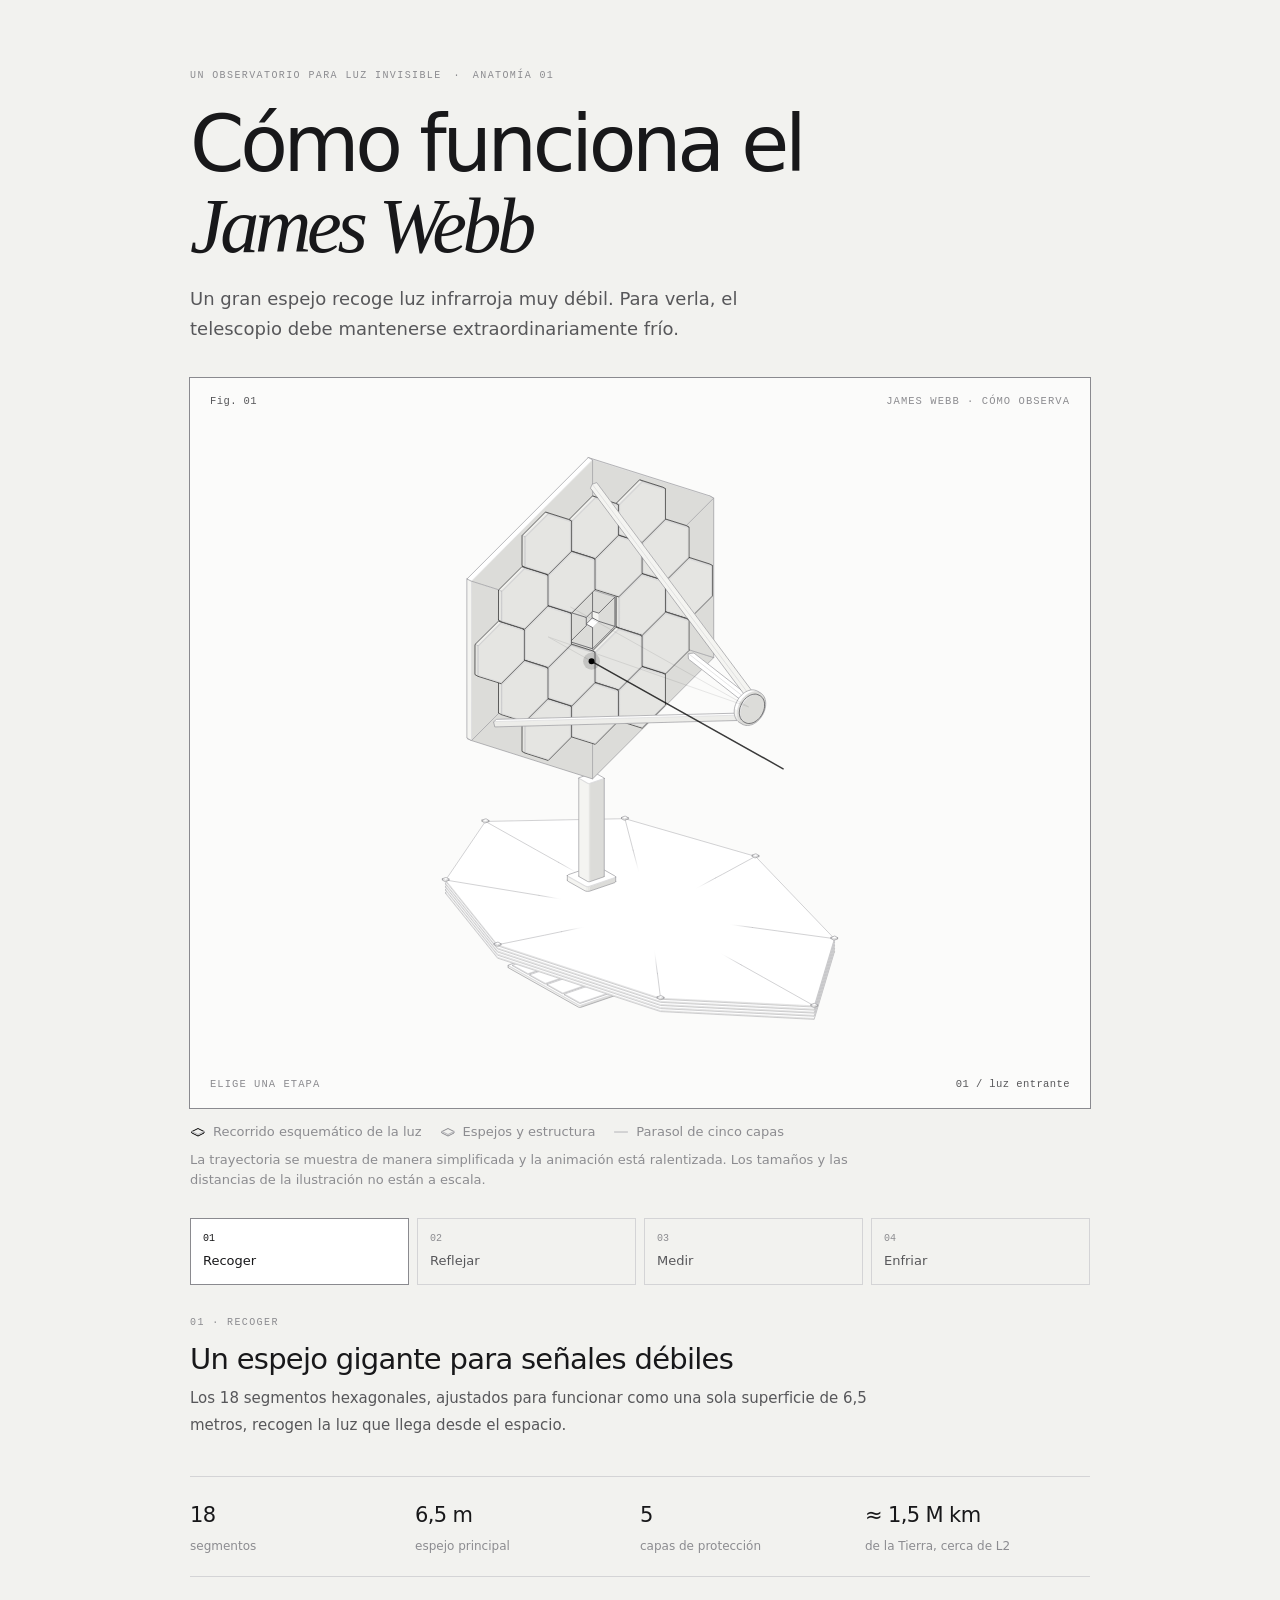
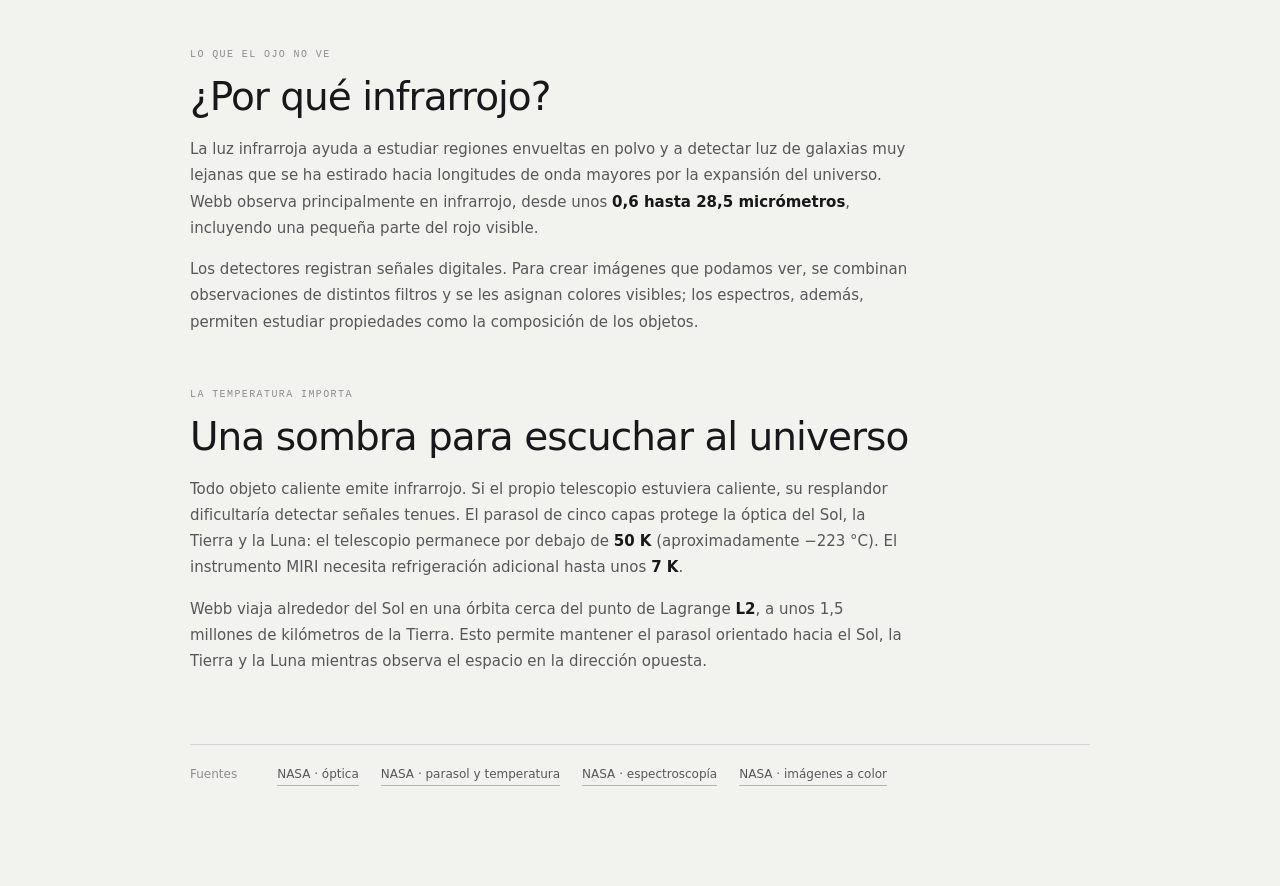
<file: james-webb-anatomy/james-webb-light.html>
<!doctype html><html lang="es"><head><meta charset="utf-8"><meta name="viewport" content="width=device-width, initial-scale=1"><title>Cómo funciona el telescopio James Webb</title><style>
.iso{
  --anatomy-page:#0b0b0b;--anatomy-card:#131313;--anatomy-text:#a3a3a3;--anatomy-strong:#e6e6e6;--anatomy-muted:#6e6e6e;
  --anatomy-paper:#131313;--anatomy-face:#1b1b1b;--anatomy-top:#1c1c1c;
  --anatomy-shade-0:#0f0f0f;--anatomy-shade-1:#121212;--anatomy-shade-2:#151515;--anatomy-shade-3:#181818;
  --anatomy-lit-top:#262626;--anatomy-lit-shade:#1d1d1d;
  --anatomy-hi:#d4d4d4;--anatomy-mid:#6a6a6a;--anatomy-lo:#3e3e3e;--anatomy-faint:#2a2a2a;--anatomy-lit:#ffffff;
  --anatomy-halo:#050505;--anatomy-halo-opacity:.9;--anatomy-dot:#e6e6e6;
  --anatomy-red:#ff6b6b;--anatomy-green:#6be0a0;--anatomy-blue:#6b9bff;
  --anatomy-weight:.6px;--anatomy-ease:cubic-bezier(.32,.72,0,1);
  --anatomy-mono:ui-monospace,"SF Mono",Menlo,Consolas,monospace;
  --anatomy-lift:inset 0 1px 0 0 #ffffff0a,inset 0 0 0 1px #ffffff06,0 0 0 1px #00000026,0 1px 1px -.5px #00000014,0 3px 3px -1.5px #00000014,0 6px 6px -3px #00000014,0 12px 12px -6px #00000014;
}
.iso[data-theme="light"]{
  --anatomy-page:#f2f2ef;--anatomy-card:#fbfbfa;--anatomy-text:#57575a;--anatomy-strong:#18181a;--anatomy-muted:#8c8c90;
  --anatomy-paper:#fbfbfa;--anatomy-face:#ffffff;--anatomy-top:#ffffff;
  --anatomy-shade-0:#dcdcd9;--anatomy-shade-1:#e5e5e2;--anatomy-shade-2:#ededea;--anatomy-shade-3:#f4f4f1;
  --anatomy-lit-top:#ffffff;--anatomy-lit-shade:#eeeeeb;
  --anatomy-hi:#26262a;--anatomy-mid:#8a8a8f;--anatomy-lo:#b4b4b8;--anatomy-faint:#d4d4d6;--anatomy-lit:#000000;
  --anatomy-halo:#8a8a80;--anatomy-halo-opacity:.32;--anatomy-dot:#3a3a3e;
  --anatomy-red:#e5484d;--anatomy-green:#30a46c;--anatomy-blue:#3e63dd;
  --anatomy-lift:inset 0 1px 0 0 #ffffff,0 0 0 1px #0000000f,0 1px 1px -.5px #0000000a,0 3px 3px -1.5px #0000000a,0 6px 6px -3px #0000000a,0 12px 12px -6px #0000000a;
}
.iso-svg{display:block;width:100%;height:auto;overflow:visible}
.iso-svg path,.iso-svg circle{vector-effect:non-scaling-stroke}
.iso-fill{fill:var(--anatomy-paper);stroke:none}
.iso-solid[data-lit]>.iso-fill{fill:var(--anatomy-face)}
.iso-shade,.iso-top{stroke:none}
.iso-shade[data-shade="0"]{fill:var(--anatomy-shade-0)}
.iso-shade[data-shade="1"]{fill:var(--anatomy-shade-1)}
.iso-shade[data-shade="2"]{fill:var(--anatomy-shade-2)}
.iso-shade[data-shade="3"]{fill:var(--anatomy-shade-3)}
.iso-top{fill:var(--anatomy-top)}
.iso-solid[data-lit]>.iso-top{fill:var(--anatomy-lit-top)}
.iso-solid[data-lit]>.iso-shade{fill:var(--anatomy-lit-shade)}
.iso-solid[data-seamless]>.iso-shade,.iso-solid[data-seamless]>.iso-top{stroke-width:.4;stroke-linejoin:round}
.iso-solid[data-seamless]>.iso-shade[data-shade="0"]{stroke:var(--anatomy-shade-0)}
.iso-solid[data-seamless]>.iso-shade[data-shade="1"]{stroke:var(--anatomy-shade-1)}
.iso-solid[data-seamless]>.iso-shade[data-shade="2"]{stroke:var(--anatomy-shade-2)}
.iso-solid[data-seamless]>.iso-shade[data-shade="3"]{stroke:var(--anatomy-shade-3)}
.iso-solid[data-seamless]>.iso-top{stroke:var(--anatomy-top)}
.iso-solid[data-seamless][data-lit]>.iso-top{stroke:var(--anatomy-lit-top)}
.iso-solid[data-seamless][data-lit]>.iso-shade{stroke:var(--anatomy-lit-shade)}
.iso-solid[data-lit]>.iso-edge{stroke:var(--anatomy-lit)}
.iso-halo{fill:var(--anatomy-halo);stroke:none;filter:blur(9px);opacity:var(--anatomy-halo-opacity);transform:translateY(3px)}
.iso-line{fill:none;stroke:var(--anatomy-lo);stroke-width:var(--anatomy-weight);stroke-linecap:round;stroke-linejoin:round}
.iso-line[data-tone="hi"]{stroke:var(--anatomy-hi)}
.iso-line[data-tone="mid"]{stroke:var(--anatomy-mid)}
.iso-line[data-tone="lo"]{stroke:var(--anatomy-lo)}
.iso-line[data-tone="faint"]{stroke:var(--anatomy-faint)}
.iso-line[data-tone="lit"]{stroke:var(--anatomy-lit)}
.iso-line[data-tone="red"]{stroke:var(--anatomy-red)}
.iso-line[data-tone="green"]{stroke:var(--anatomy-green)}
.iso-line[data-tone="blue"]{stroke:var(--anatomy-blue)}
.iso-line[data-dotted]{stroke-dasharray:.01 3.5;stroke-width:1}
.iso-line[data-dashed]{stroke-dasharray:3 3}
.iso-line[data-flow]{stroke-dasharray:2 6}
.iso-wire-end{fill:var(--anatomy-paper);stroke:var(--anatomy-lo);stroke-width:var(--anatomy-weight)}
.iso-wire[data-tone="hi"] .iso-wire-end{stroke:var(--anatomy-hi)}
.iso-wire[data-tone="mid"] .iso-wire-end{stroke:var(--anatomy-mid)}
.iso-wire[data-tone="faint"] .iso-wire-end{stroke:var(--anatomy-faint)}
.iso-wire[data-tone="lit"] .iso-wire-end{stroke:var(--anatomy-lit)}
.iso-dots circle{fill:var(--anatomy-dot);stroke:none;opacity:.32}
.iso-dots[data-tone="hi"] circle{opacity:.85}
.iso-dots[data-tone="mid"] circle{opacity:.45}
.iso-dots[data-tone="lo"] circle{opacity:.22}
.iso-dots[data-tone="faint"] circle{opacity:.12}
.iso-face-text{fill:var(--anatomy-mid);font-family:var(--anatomy-mono);letter-spacing:.04em}
.iso-face-text[data-tone="hi"]{fill:var(--anatomy-hi)}
.iso-face-text[data-tone="lo"]{fill:var(--anatomy-lo)}
.iso-face-text[data-tone="faint"]{fill:var(--anatomy-faint)}
.tb-body{fill:var(--anatomy-shade-2);stroke:none}
.tb-shine{fill:var(--anatomy-top);stroke:none}
.tb-shade{fill:var(--anatomy-shade-0);stroke:none}
.tb-ring{fill:none;stroke:var(--anatomy-lo);stroke-width:.45;stroke-linecap:butt;stroke-linejoin:round}
.tb-ring[data-tone="mid"]{stroke:var(--anatomy-mid)}
.tb-ring[data-tone="faint"]{stroke:var(--anatomy-faint)}
.tb-ring[data-tone="hi"]{stroke:var(--anatomy-hi)}
@keyframes iso-flow{to{stroke-dashoffset:-32}}
@keyframes iso-pulse{0%,100%{opacity:.18}12%{opacity:1}40%{opacity:.18}}
.iso-line[data-flow]{animation:iso-flow 1600ms linear infinite}
.iso-dots circle[data-pulse]{animation:iso-pulse 1600ms steps(1,end) infinite;animation-delay:var(--pulse-at,0ms)}
.iso-figure{margin:32px 0 36px}
.iso-plate{position:relative;padding:52px 24px;border-radius:0;background:var(--anatomy-card);box-shadow:0 0 0 1px var(--anatomy-mid);--anatomy-paper:var(--anatomy-card)}
.iso-plate-corners{position:absolute;inset:18px 20px;pointer-events:none}
.iso-plate-corner{position:absolute;color:var(--anatomy-muted);font-family:var(--anatomy-mono);font-size:10.5px;line-height:1;letter-spacing:.04em;white-space:nowrap}
.iso-plate-corner[data-corner="fig"]{top:0;left:0;color:var(--anatomy-text)}
.iso-plate-corner[data-corner="title"]{top:0;right:0;text-transform:uppercase;letter-spacing:.1em}
.iso-plate-corner[data-corner="hint"]{bottom:0;left:0;text-transform:uppercase;letter-spacing:.1em}
.iso-plate-corner[data-corner="readout"]{right:0;bottom:0;color:var(--anatomy-text);font-variant-numeric:tabular-nums}
.iso-plate .iso-svg{margin:0 auto}
.iso-legend{display:grid;gap:8px;margin-top:12px;color:var(--anatomy-muted);font-size:13px;line-height:1.55}
.iso-keys{display:flex;flex-wrap:wrap;gap:6px 18px}
.iso-key{display:inline-flex;align-items:center;gap:7px}
.iso-swatch{width:16px;height:10px;flex:none;overflow:visible}
.iso-swatch path{fill:none;stroke:var(--anatomy-hi);stroke-width:1;vector-effect:non-scaling-stroke;stroke-linejoin:round;stroke-linecap:round}
.iso-swatch[data-mark="raised"] path,.iso-swatch[data-mark="flat"] path{stroke:var(--anatomy-mid)}
.iso-swatch[data-mark="lit"] path{stroke:var(--anatomy-lit)}
.iso-swatch[data-mark="dim"] path{stroke:var(--anatomy-lo)}
.iso-swatch[data-mark="dotted"] path{stroke-dasharray:.01 3;stroke-width:1.4}
.iso-swatch[data-mark="dashed"] path{stroke-dasharray:3 2.5}
.iso-swatch[data-mark="red"] path{stroke:var(--anatomy-red)}
.iso-swatch[data-mark="green"] path{stroke:var(--anatomy-green)}
.iso-swatch[data-mark="blue"] path{stroke:var(--anatomy-blue)}
.iso-swatch-crease{stroke:var(--anatomy-lo)!important}
@media (max-width:560px){.iso-plate{padding:48px 12px 70px}.iso-plate-corner[data-corner="hint"]{bottom:18px}}
@media (prefers-reduced-motion:reduce){.iso-line[data-flow],.iso-dots circle[data-pulse]{animation:none}}

*{box-sizing:border-box}
html{color-scheme:dark}
body[data-theme="light"]{color-scheme:light}
body{margin:0;background:var(--anatomy-page);color:var(--anatomy-text);font:14px/1.6 ui-sans-serif,system-ui,-apple-system,"Segoe UI",sans-serif;-webkit-font-smoothing:antialiased}
.iso-page{width:min(900px,100% - 32px);margin:64px auto 96px}
</style></head><body class="iso" data-theme="light"><main class="iso-page"><style>.iso-page { margin: 70px auto 100px; }
.intro { max-width: 700px; margin-bottom: 34px; }
.eyebrow, .step-kicker { font: 10px/1.2 var(--anatomy-mono); letter-spacing: .14em; text-transform: uppercase; color: var(--anatomy-muted); }
.eyebrow span { padding: 0 .45em; }
h1 { margin: 22px 0 15px; color: var(--anatomy-strong); font-size: clamp(40px, 7vw, 78px); line-height: 1.04; letter-spacing: -.055em; font-weight: 540; }
h1 em { font-family: ui-serif, Georgia, serif; font-weight: 400; }
.lead { max-width: 570px; color: var(--anatomy-text); font-size: clamp(16px, 2.1vw, 18px); line-height: 1.65; }
.iso-figure { margin: 30px 0 18px; }
.iso-plate { padding: 46px 24px 47px; }
.iso-stage { user-select: none; touch-action: pan-y; }
.iso-svg { max-width: 780px; }
.iso-legend { margin-top: 14px; }
.iso-caption { max-width: 700px; }
.optical-ray { pointer-events: none; }
.ray-track { fill: none; stroke: var(--anatomy-hi); stroke-width:.8; opacity:.12; }
.ray-active { fill:none; stroke:var(--anatomy-lit); stroke-width:1.45; stroke-linecap:round; opacity:.75; }
.photon-halo { fill: var(--anatomy-lit); opacity:.14; }
.photon { fill: var(--anatomy-lit); }
[data-component] { transition: opacity .35s ease; }
[data-focus="shield"] [data-component="shield"] .iso-edge,
[data-focus="mirror"] [data-component="mirror"] .iso-edge,
[data-focus="secondary"] [data-component="secondary"] .iso-edge,
[data-focus="instrument"] [data-component="instrument"] .iso-edge,
[data-focus="instrument"] [data-component="aperture"] .iso-edge { stroke:var(--anatomy-lit); }
.controls { display:grid; grid-template-columns:repeat(4,1fr); gap:8px; margin-top:28px; }
.controls button { border:1px solid var(--anatomy-faint); color:var(--anatomy-text); background:transparent; padding:15px 12px; text-align:left; cursor:pointer; font:500 13px/1.2 ui-sans-serif,system-ui,sans-serif; transition:background .2s,border-color .2s,color .2s; }
.controls button span { display:block; margin-bottom:9px; color:var(--anatomy-muted); font:10px/1 var(--anatomy-mono); }
.controls button:hover,.controls button:focus-visible { border-color:var(--anatomy-hi); outline:none; color:var(--anatomy-strong); }
.controls button[aria-pressed="true"] { color:var(--anatomy-strong); border-color:var(--anatomy-mid); background:var(--anatomy-face); }
.controls button[aria-pressed="true"] span { color:var(--anatomy-strong); }
.step-description { min-height:159px; padding:22px 0 8px; }
.step-description h2,.story h2 { margin: 13px 0 9px; color:var(--anatomy-strong); font-weight:530; line-height:1.2; letter-spacing:-.025em; }
.step-description h2 { font-size:clamp(22px, 3vw, 29px); }
.step-description p:not(.step-kicker), .story p:not(.eyebrow) { max-width:720px; font-size:15px; line-height:1.75; margin:0; }
.facts { display:grid; grid-template-columns:repeat(4,1fr); border-top:1px solid var(--anatomy-faint); border-bottom:1px solid var(--anatomy-faint); margin:30px 0 72px; }
.facts div { display:flex; flex-direction:column; gap:5px; padding:22px 12px 22px 0; }
.facts strong { color:var(--anatomy-strong); font-size:21px; font-weight:500; letter-spacing:-.03em; }
.facts span { color:var(--anatomy-muted); font-size:12px; line-height:1.4; }
.story { margin:0 0 54px; }
.story h2 { font-size:clamp(26px, 4vw, 39px); }
.story p:not(.eyebrow) { margin-top:15px; }
.story strong { color:var(--anatomy-strong); font-weight:550; }
.final-story { margin-bottom:70px; }
footer { border-top:1px solid var(--anatomy-faint); padding-top:20px; display:flex; gap:40px; font-size:12px; color:var(--anatomy-muted); }
footer div { display:flex; gap:10px 22px; flex-wrap:wrap; }
footer a { color:var(--anatomy-text); text-decoration:none; border-bottom:1px solid var(--anatomy-lo); }
footer a:hover { color:var(--anatomy-strong); }
@media(max-width:560px) { .iso-page { margin: 42px auto 72px; } .iso-plate { padding:43px 9px 65px; } .iso-plate-corner { font-size:9px; } .controls { gap:5px; } .controls button { padding:12px 7px; font-size:11px; } .facts { grid-template-columns:repeat(2,1fr); gap:0 12px; margin-bottom:55px; } .facts div { padding:17px 0; } .step-description { min-height:180px; } footer { gap:15px; flex-direction:column; } }
@media(prefers-reduced-motion:reduce) { [data-component] { transition:none; } }
/* A slightly brighter mirror face keeps the segmented optical surface legible. */
.iso[data-theme="dark"] [data-component="mirror"] .iso-shade { fill:#292929; }
.iso[data-theme="dark"] [data-component="mirror"] .iso-top { fill:#303030; }
.iso[data-theme="light"] [data-component="mirror"] .iso-shade { fill:#e5e5e2; }
.iso[data-theme="light"] [data-component="mirror"] .iso-top { fill:#efefec; }
</style>
<header class="intro"><p class="eyebrow">Un observatorio para luz invisible <span>·</span> Anatomía 01</p><h1>Cómo funciona el<br><em>James Webb</em></h1><p class="lead">Un gran espejo recoge luz infrarroja muy débil. Para verla, el telescopio debe mantenerse extraordinariamente frío.</p></header>
<figure class="iso-figure"><div class="iso-plate"><div class="iso-plate-corners" aria-hidden="true"><span class="iso-plate-corner" data-corner="fig">Fig. 01</span><span class="iso-plate-corner" data-corner="title">James Webb · cómo observa</span><span class="iso-plate-corner" data-corner="hint">Elige una etapa</span><span class="iso-plate-corner" data-corner="readout" data-readout>01 / luz entrante</span></div><div class="iso-stage" aria-label="Modelo interactivo del telescopio"><svg xmlns="http://www.w3.org/2000/svg" class="iso-svg" viewBox="0 0 600 490" role="img" aria-label="Modelo isométrico del telescopio James Webb: dieciocho segmentos del espejo principal, un espejo secundario sostenido por tres brazos y un parasol de cinco capas. Un punto representa la luz que se refleja en los espejos y viaja hacia los instrumentos."><g data-component="bus"><g class="iso-solid"><path class="iso-fill" d="M301 381.5L301.1 381.2L301.5 381.1L335.9 369.3L336.4 369.2L336.9 369.1L337.4 369.2L337.8 369.4L391.6 399.6L391.9 399.8L391.9 400L391.9 401.4L391.8 401.7L391.4 401.8L357 413.6L356.5 413.7L356 413.8L355.5 413.7L355.1 413.5L301.2 383.3L301 383.1L301 382.9Z"/><path class="iso-shade" data-shade="0" d="M391.9 401.4L391.8 401.7L391.8 400.2L391.9 400ZM391.8 401.7L391.4 401.8L391.4 400.4L391.8 400.2ZM391.4 401.8L357 413.6L357 412.2L391.4 400.4Z"/><path class="iso-shade" data-shade="1" d="M357 413.6L356.5 413.7L356.5 412.3L357 412.2ZM356.5 413.7L356 413.8L356 412.3L356.5 412.3Z"/><path class="iso-shade" data-shade="2" d="M356 413.8L355.5 413.7L355.5 412.2L356 412.3Z"/><path class="iso-shade" data-shade="3" d="M355.5 413.7L355.1 413.5L355.1 412.1L355.5 412.2ZM355.1 413.5L301.2 383.3L301.2 381.9L355.1 412.1ZM301.2 383.3L301 383.1L301 381.7L301.2 381.9ZM301 383.1L301 382.9L301 381.5L301 381.7Z"/><path class="iso-top" d="M391.6 399.6L391.9 399.8L391.9 400L391.8 400.2L391.4 400.4L357 412.2L356.5 412.3L356 412.3L355.5 412.2L355.1 412.1L301.2 381.9L301 381.7L301 381.5L301.1 381.2L301.5 381.1L335.9 369.3L336.4 369.2L336.9 369.1L337.4 369.2L337.8 369.4Z"/><path class="iso-line iso-crease" data-tone="faint" d="M391.9 400L391.8 400.2L391.4 400.4L357 412.2L356.5 412.3L356 412.3L355.5 412.2L355.1 412.1L301.2 381.9L301 381.7L301 381.5"/><path class="iso-line iso-bevel" data-tone="faint" d="M391.9 400L391.3 400.1L391.1 400.3L356.7 412L356.4 412.1L356 412.1L355.7 412.1L355.4 412L301.6 381.8L301.5 381.6L301 381.5"/><path class="iso-line iso-edge" data-tone="mid" d="M301 381.5L301.1 381.2L301.5 381.1L335.9 369.3L336.4 369.2L336.9 369.1L337.4 369.2L337.8 369.4L391.6 399.6L391.9 399.8L391.9 400M391.9 401.4L391.8 401.7L391.4 401.8L357 413.6L356.5 413.7L356 413.8L355.5 413.7L355.1 413.5L301.2 383.3L301 383.1L301 382.9M391.9 400L391.9 401.4M301 381.5L301 382.9"/></g></g><g data-component="bus"><g class="iso-solid"><path class="iso-fill" d="M304.3 381.2L304.4 381.2L304.5 381.1L336.2 370.2L336.3 370.2L336.5 370.2L336.6 370.2L336.8 370.3L348.3 376.8L348.4 376.8L348.4 376.9L348.4 377.3L348.4 377.4L348.3 377.4L316.5 388.3L316.4 388.3L316.2 388.3L316.1 388.3L316 388.3L304.4 381.8L304.3 381.7L304.3 381.6Z"/><path class="iso-shade" data-shade="0" d="M348.4 377.3L348.4 377.4L348.4 377L348.4 376.9ZM348.4 377.4L348.3 377.4L348.3 377L348.4 377ZM348.3 377.4L316.5 388.3L316.5 387.9L348.3 377Z"/><path class="iso-shade" data-shade="1" d="M316.5 388.3L316.4 388.3L316.4 387.9L316.5 387.9ZM316.4 388.3L316.2 388.3L316.2 387.9L316.4 387.9Z"/><path class="iso-shade" data-shade="2" d="M316.2 388.3L316.1 388.3L316.1 387.9L316.2 387.9Z"/><path class="iso-shade" data-shade="3" d="M316.1 388.3L316 388.3L316 387.8L316.1 387.9ZM316 388.3L304.4 381.8L304.4 381.3L316 387.8ZM304.4 381.8L304.3 381.7L304.3 381.3L304.4 381.3ZM304.3 381.7L304.3 381.6L304.3 381.2L304.3 381.3Z"/><path class="iso-top" d="M348.3 376.8L348.4 376.8L348.4 376.9L348.4 377L348.3 377L316.5 387.9L316.4 387.9L316.2 387.9L316.1 387.9L316 387.8L304.4 381.3L304.3 381.3L304.3 381.2L304.4 381.2L304.5 381.1L336.2 370.2L336.3 370.2L336.5 370.2L336.6 370.2L336.8 370.3Z"/><path class="iso-line iso-crease" data-tone="faint" d="M348.4 376.9L348.4 377L348.3 377L316.5 387.9L316.4 387.9L316.2 387.9L316.1 387.9L316 387.8L304.4 381.3L304.3 381.3L304.3 381.2"/><path class="iso-line iso-bevel" data-tone="faint" d="M348.4 376.9L348 376.9L348 376.9L316.3 387.7L316.3 387.7L316.3 387.7L316.3 387.7L316.3 387.7L304.8 381.2L304.8 381.2L304.3 381.2"/><path class="iso-line iso-edge" data-tone="lo" d="M304.3 381.2L304.4 381.2L304.5 381.1L336.2 370.2L336.3 370.2L336.5 370.2L336.6 370.2L336.8 370.3L348.3 376.8L348.4 376.8L348.4 376.9M348.4 377.3L348.4 377.4L348.3 377.4L316.5 388.3L316.4 388.3L316.2 388.3L316.1 388.3L316 388.3L304.4 381.8L304.3 381.7L304.3 381.6M348.4 376.9L348.4 377.3M304.3 381.2L304.3 381.6"/></g></g><g data-component="bus"><g class="iso-solid"><path class="iso-fill" d="M317.6 388.7L317.7 388.6L317.8 388.6L349.5 377.7L349.6 377.7L349.8 377.7L349.9 377.7L350.1 377.7L361.6 384.2L361.7 384.3L361.7 384.4L361.7 384.8L361.7 384.8L361.6 384.9L329.8 395.8L329.7 395.8L329.5 395.8L329.4 395.8L329.3 395.7L317.7 389.2L317.6 389.2L317.6 389.1Z"/><path class="iso-shade" data-shade="0" d="M361.7 384.8L361.7 384.8L361.7 384.4L361.7 384.4ZM361.7 384.8L361.6 384.9L361.6 384.5L361.7 384.4ZM361.6 384.9L329.8 395.8L329.8 395.3L361.6 384.5Z"/><path class="iso-shade" data-shade="1" d="M329.8 395.8L329.7 395.8L329.7 395.4L329.8 395.3ZM329.7 395.8L329.5 395.8L329.5 395.4L329.7 395.4Z"/><path class="iso-shade" data-shade="2" d="M329.5 395.8L329.4 395.8L329.4 395.4L329.5 395.4Z"/><path class="iso-shade" data-shade="3" d="M329.4 395.8L329.3 395.7L329.3 395.3L329.4 395.4ZM329.3 395.7L317.7 389.2L317.7 388.8L329.3 395.3ZM317.7 389.2L317.6 389.2L317.6 388.8L317.7 388.8ZM317.6 389.2L317.6 389.1L317.6 388.7L317.6 388.8Z"/><path class="iso-top" d="M361.6 384.2L361.7 384.3L361.7 384.4L361.7 384.4L361.6 384.5L329.8 395.3L329.7 395.4L329.5 395.4L329.4 395.4L329.3 395.3L317.7 388.8L317.6 388.8L317.6 388.7L317.7 388.6L317.8 388.6L349.5 377.7L349.6 377.7L349.8 377.7L349.9 377.7L350.1 377.7Z"/><path class="iso-line iso-crease" data-tone="faint" d="M361.7 384.4L361.7 384.4L361.6 384.5L329.8 395.3L329.7 395.4L329.5 395.4L329.4 395.4L329.3 395.3L317.7 388.8L317.6 388.8L317.6 388.7"/><path class="iso-line iso-bevel" data-tone="faint" d="M361.7 384.4L361.3 384.3L361.3 384.3L329.6 395.2L329.6 395.2L329.6 395.2L329.6 395.2L329.6 395.2L318.1 388.7L318.1 388.7L317.6 388.7"/><path class="iso-line iso-edge" data-tone="lo" d="M317.6 388.7L317.7 388.6L317.8 388.6L349.5 377.7L349.6 377.7L349.8 377.7L349.9 377.7L350.1 377.7L361.6 384.2L361.7 384.3L361.7 384.4M361.7 384.8L361.7 384.8L361.6 384.9L329.8 395.8L329.7 395.8L329.5 395.8L329.4 395.8L329.3 395.7L317.7 389.2L317.6 389.2L317.6 389.1M361.7 384.4L361.7 384.8M317.6 388.7L317.6 389.1"/></g></g><g data-component="bus"><g class="iso-solid"><path class="iso-fill" d="M307.2 390.9L313.5 388.8L320.8 392.9L320.8 394.3L314.6 396.4L307.2 392.3Z"/><path class="iso-shade" data-shade="0" d="M320.8 394.3L314.6 396.4L314.6 395L320.8 392.9Z"/><path class="iso-shade" data-shade="3" d="M314.6 396.4L307.2 392.3L307.2 390.9L314.6 395Z"/><path class="iso-top" d="M320.8 392.9L314.6 395L307.2 390.9L313.5 388.8Z"/><path class="iso-line iso-crease" data-tone="faint" d="M320.8 392.9L314.6 395L307.2 390.9"/><path class="iso-line iso-bevel" data-tone="faint" d="M320.8 392.9L314.6 394.8L307.2 390.9"/><path class="iso-line iso-edge" data-tone="mid" d="M307.2 390.9L313.5 388.8L320.8 392.9M320.8 394.3L314.6 396.4L307.2 392.3M320.8 392.9L320.8 394.3M307.2 390.9L307.2 392.3"/></g></g><g data-component="bus"><g class="iso-solid"><path class="iso-fill" d="M330.9 396.1L331 396.1L331.1 396L362.8 385.2L362.9 385.1L363.1 385.1L363.2 385.1L363.4 385.2L374.9 391.7L375 391.7L375 391.8L375 392.2L375 392.3L374.9 392.3L343.1 403.2L343 403.3L342.8 403.3L342.7 403.2L342.6 403.2L331 396.7L330.9 396.6L330.9 396.6Z"/><path class="iso-shade" data-shade="0" d="M375 392.2L375 392.3L375 391.9L375 391.8ZM375 392.3L374.9 392.3L374.9 391.9L375 391.9ZM374.9 392.3L343.1 403.2L343.1 402.8L374.9 391.9Z"/><path class="iso-shade" data-shade="1" d="M343.1 403.2L343 403.3L343 402.8L343.1 402.8ZM343 403.3L342.8 403.3L342.8 402.8L343 402.8Z"/><path class="iso-shade" data-shade="2" d="M342.8 403.3L342.7 403.2L342.7 402.8L342.8 402.8Z"/><path class="iso-shade" data-shade="3" d="M342.7 403.2L342.6 403.2L342.6 402.8L342.7 402.8ZM342.6 403.2L331 396.7L331 396.3L342.6 402.8ZM331 396.7L330.9 396.6L330.9 396.2L331 396.3ZM330.9 396.6L330.9 396.6L330.9 396.1L330.9 396.2Z"/><path class="iso-top" d="M374.9 391.7L375 391.7L375 391.8L375 391.9L374.9 391.9L343.1 402.8L343 402.8L342.8 402.8L342.7 402.8L342.6 402.8L331 396.3L330.9 396.2L330.9 396.1L331 396.1L331.1 396L362.8 385.2L362.9 385.1L363.1 385.1L363.2 385.1L363.4 385.2Z"/><path class="iso-line iso-crease" data-tone="faint" d="M375 391.8L375 391.9L374.9 391.9L343.1 402.8L343 402.8L342.8 402.8L342.7 402.8L342.6 402.8L331 396.3L330.9 396.2L330.9 396.1"/><path class="iso-line iso-bevel" data-tone="faint" d="M375 391.8L374.6 391.8L374.6 391.8L342.9 402.6L342.9 402.6L342.9 402.6L342.9 402.6L342.9 402.6L331.4 396.2L331.4 396.2L330.9 396.1"/><path class="iso-line iso-edge" data-tone="lo" d="M330.9 396.1L331 396.1L331.1 396L362.8 385.2L362.9 385.1L363.1 385.1L363.2 385.1L363.4 385.2L374.9 391.7L375 391.7L375 391.8M375 392.2L375 392.3L374.9 392.3L343.1 403.2L343 403.3L342.8 403.3L342.7 403.2L342.6 403.2L331 396.7L330.9 396.6L330.9 396.6M375 391.8L375 392.2M330.9 396.1L330.9 396.6"/></g></g><g data-component="bus"><g class="iso-solid"><path class="iso-fill" d="M344.2 403.6L344.3 403.5L344.4 403.5L376.1 392.6L376.2 392.6L376.4 392.6L376.5 392.6L376.7 392.6L388.2 399.1L388.3 399.2L388.3 399.3L388.3 399.7L388.3 399.8L388.2 399.8L356.4 410.7L356.3 410.7L356.1 410.7L356 410.7L355.9 410.7L344.3 404.2L344.2 404.1L344.2 404Z"/><path class="iso-shade" data-shade="0" d="M388.3 399.7L388.3 399.8L388.3 399.3L388.3 399.3ZM388.3 399.8L388.2 399.8L388.2 399.4L388.3 399.3ZM388.2 399.8L356.4 410.7L356.4 410.3L388.2 399.4Z"/><path class="iso-shade" data-shade="1" d="M356.4 410.7L356.3 410.7L356.3 410.3L356.4 410.3ZM356.3 410.7L356.1 410.7L356.1 410.3L356.3 410.3Z"/><path class="iso-shade" data-shade="2" d="M356.1 410.7L356 410.7L356 410.3L356.1 410.3Z"/><path class="iso-shade" data-shade="3" d="M356 410.7L355.9 410.7L355.9 410.2L356 410.3ZM355.9 410.7L344.3 404.2L344.3 403.7L355.9 410.2ZM344.3 404.2L344.2 404.1L344.2 403.7L344.3 403.7ZM344.2 404.1L344.2 404L344.2 403.6L344.2 403.7Z"/><path class="iso-top" d="M388.2 399.1L388.3 399.2L388.3 399.3L388.3 399.3L388.2 399.4L356.4 410.3L356.3 410.3L356.1 410.3L356 410.3L355.9 410.2L344.3 403.7L344.2 403.7L344.2 403.6L344.3 403.5L344.4 403.5L376.1 392.6L376.2 392.6L376.4 392.6L376.5 392.6L376.7 392.6Z"/><path class="iso-line iso-crease" data-tone="faint" d="M388.3 399.3L388.3 399.3L388.2 399.4L356.4 410.3L356.3 410.3L356.1 410.3L356 410.3L355.9 410.2L344.3 403.7L344.2 403.7L344.2 403.6"/><path class="iso-line iso-bevel" data-tone="faint" d="M388.3 399.3L387.9 399.2L387.9 399.2L356.2 410.1L356.2 410.1L356.2 410.1L356.2 410.1L356.2 410.1L344.7 403.6L344.7 403.6L344.2 403.6"/><path class="iso-line iso-edge" data-tone="lo" d="M344.2 403.6L344.3 403.5L344.4 403.5L376.1 392.6L376.2 392.6L376.4 392.6L376.5 392.6L376.7 392.6L388.2 399.1L388.3 399.2L388.3 399.3M388.3 399.7L388.3 399.8L388.2 399.8L356.4 410.7L356.3 410.7L356.1 410.7L356 410.7L355.9 410.7L344.3 404.2L344.2 404.1L344.2 404M388.3 399.3L388.3 399.7M344.2 403.6L344.2 404"/></g></g><g data-component="bus"><g class="iso-solid"><path class="iso-fill" d="M234 408.1L234.5 407.4L235.5 406.9L289.8 388.3L291.2 388L292.8 387.9L294.3 388.2L295.4 388.6L350.9 419.7L351.6 420.3L351.7 421L351.7 423.4L351.2 424L350.2 424.6L295.9 443.2L294.5 443.5L293 443.5L291.5 443.3L290.3 442.9L234.9 411.7L234.2 411.1L234 410.4Z"/><path class="iso-shade" data-shade="0" d="M351.7 423.4L351.2 424L351.2 421.7L351.7 421ZM351.2 424L350.2 424.6L350.2 422.2L351.2 421.7ZM350.2 424.6L295.9 443.2L295.9 440.8L350.2 422.2Z"/><path class="iso-shade" data-shade="1" d="M295.9 443.2L294.5 443.5L294.5 441.1L295.9 440.8ZM294.5 443.5L293 443.5L293 441.1L294.5 441.1Z"/><path class="iso-shade" data-shade="2" d="M293 443.5L291.5 443.3L291.5 440.9L293 441.1Z"/><path class="iso-shade" data-shade="3" d="M291.5 443.3L290.3 442.9L290.3 440.5L291.5 440.9ZM290.3 442.9L234.9 411.7L234.9 409.3L290.3 440.5ZM234.9 411.7L234.2 411.1L234.2 408.7L234.9 409.3ZM234.2 411.1L234 410.4L234 408.1L234.2 408.7Z"/><path class="iso-top" d="M350.9 419.7L351.6 420.3L351.7 421L351.2 421.7L350.2 422.2L295.9 440.8L294.5 441.1L293 441.1L291.5 440.9L290.3 440.5L234.9 409.3L234.2 408.7L234 408.1L234.5 407.4L235.5 406.9L289.8 388.3L291.2 388L292.8 387.9L294.3 388.2L295.4 388.6Z"/><path class="iso-line iso-crease" data-tone="faint" d="M351.7 421L351.2 421.7L350.2 422.2L295.9 440.8L294.5 441.1L293 441.1L291.5 440.9L290.3 440.5L234.9 409.3L234.2 408.7L234 408.1"/><path class="iso-line iso-bevel" data-tone="faint" d="M351.7 421L350.8 421.6L349.9 422L295.7 440.6L294.4 440.9L293 440.9L291.7 440.7L290.7 440.3L235.2 409.2L234.6 408.7L234 408.1"/><path class="iso-line iso-edge" data-tone="mid" d="M234 408.1L234.5 407.4L235.5 406.9L289.8 388.3L291.2 388L292.8 387.9L294.3 388.2L295.4 388.6L350.9 419.7L351.6 420.3L351.7 421M351.7 423.4L351.2 424L350.2 424.6L295.9 443.2L294.5 443.5L293 443.5L291.5 443.3L290.3 442.9L234.9 411.7L234.2 411.1L234 410.4M351.7 421L351.7 423.4M234 408.1L234 410.4"/></g></g><g data-component="bus"><g class="iso-solid"><path class="iso-fill" d="M237.8 372.5L238.3 371.9L239.3 371.4L289.4 354.2L290.8 353.9L292.3 353.8L293.8 354L295 354.5L347.2 383.8L347.9 384.4L348 385.1L348 420.8L347.5 421.5L346.5 422L296.4 439.1L295 439.4L293.4 439.5L292 439.3L290.8 438.8L238.6 409.5L237.9 408.9L237.8 408.3Z"/><path class="iso-shade" data-shade="0" d="M348 420.8L347.5 421.5L347.5 385.7L348 385.1ZM347.5 421.5L346.5 422L346.5 386.2L347.5 385.7ZM346.5 422L296.4 439.1L296.4 403.4L346.5 386.2Z"/><path class="iso-shade" data-shade="1" d="M296.4 439.1L295 439.4L295 403.7L296.4 403.4ZM295 439.4L293.4 439.5L293.4 403.8L295 403.7Z"/><path class="iso-shade" data-shade="2" d="M293.4 439.5L292 439.3L292 403.5L293.4 403.8Z"/><path class="iso-shade" data-shade="3" d="M292 439.3L290.8 438.8L290.8 403.1L292 403.5ZM290.8 438.8L238.6 409.5L238.6 373.8L290.8 403.1ZM238.6 409.5L237.9 408.9L237.9 373.2L238.6 373.8ZM237.9 408.9L237.8 408.3L237.8 372.5L237.9 373.2Z"/><path class="iso-top" d="M347.2 383.8L347.9 384.4L348 385.1L347.5 385.7L346.5 386.2L296.4 403.4L295 403.7L293.4 403.8L292 403.5L290.8 403.1L238.6 373.8L237.9 373.2L237.8 372.5L238.3 371.9L239.3 371.4L289.4 354.2L290.8 353.9L292.3 353.8L293.8 354L295 354.5Z"/><path class="iso-line iso-crease" data-tone="faint" d="M348 385.1L347.5 385.7L346.5 386.2L296.4 403.4L295 403.7L293.4 403.8L292 403.5L290.8 403.1L238.6 373.8L237.9 373.2L237.8 372.5"/><path class="iso-line iso-bevel" data-tone="faint" d="M348 385.1L347.1 385.6L346.2 386.1L296.1 403.2L294.9 403.5L293.5 403.6L292.2 403.4L291.1 403L239 373.7L238.3 373.1L237.8 372.5"/><path class="iso-line iso-edge" data-tone="mid" d="M237.8 372.5L238.3 371.9L239.3 371.4L289.4 354.2L290.8 353.9L292.3 353.8L293.8 354L295 354.5L347.2 383.8L347.9 384.4L348 385.1M348 420.8L347.5 421.5L346.5 422L296.4 439.1L295 439.4L293.4 439.5L292 439.3L290.8 438.8L238.6 409.5L237.9 408.9L237.8 408.3M348 385.1L348 420.8M237.8 372.5L237.8 408.3"/></g></g><g data-component="bus"><g class="iso-solid"><path class="iso-fill" d="M240.1 385.1L240.2 385L240.3 385L240.8 384.8L241 384.7L241.1 384.7L241.3 384.8L241.4 384.8L248.2 388.7L248.3 388.7L248.3 388.8L248.3 409L248.3 409.1L248.2 409.2L247.6 409.3L247.5 409.4L247.3 409.4L247.2 409.3L247.1 409.3L240.2 405.5L240.2 405.4L240.1 405.3Z"/><path class="iso-shade" data-shade="0" d="M248.3 409L248.3 409.1L248.3 388.8L248.3 388.8ZM248.3 409.1L248.2 409.2L248.2 388.9L248.3 388.8ZM248.2 409.2L247.6 409.3L247.6 389.1L248.2 388.9Z"/><path class="iso-shade" data-shade="1" d="M247.6 409.3L247.5 409.4L247.5 389.1L247.6 389.1ZM247.5 409.4L247.3 409.4L247.3 389.1L247.5 389.1Z"/><path class="iso-shade" data-shade="2" d="M247.3 409.4L247.2 409.3L247.2 389.1L247.3 389.1Z"/><path class="iso-shade" data-shade="3" d="M247.2 409.3L247.1 409.3L247.1 389L247.2 389.1ZM247.1 409.3L240.2 405.5L240.2 385.2L247.1 389ZM240.2 405.5L240.2 405.4L240.2 385.1L240.2 385.2ZM240.2 405.4L240.1 405.3L240.1 385.1L240.2 385.1Z"/><path class="iso-top" d="M248.2 388.7L248.3 388.7L248.3 388.8L248.3 388.8L248.2 388.9L247.6 389.1L247.5 389.1L247.3 389.1L247.2 389.1L247.1 389L240.2 385.2L240.2 385.1L240.1 385.1L240.2 385L240.3 385L240.8 384.8L241 384.7L241.1 384.7L241.3 384.8L241.4 384.8Z"/><path class="iso-line iso-crease" data-tone="faint" d="M248.3 388.8L248.3 388.8L248.2 388.9L247.6 389.1L247.5 389.1L247.3 389.1L247.2 389.1L247.1 389L240.2 385.2L240.2 385.1L240.1 385.1"/><path class="iso-line iso-bevel" data-tone="faint" d="M248.3 388.8L247.9 388.7L247.8 388.8L247.4 388.9L247.4 388.9L247.4 388.9L247.4 388.9L247.4 388.9L240.6 385.1L240.6 385.1L240.1 385.1"/><path class="iso-line iso-edge" data-tone="lo" d="M240.1 385.1L240.2 385L240.3 385L240.8 384.8L241 384.7L241.1 384.7L241.3 384.8L241.4 384.8L248.2 388.7L248.3 388.7L248.3 388.8M248.3 409L248.3 409.1L248.2 409.2L247.6 409.3L247.5 409.4L247.3 409.4L247.2 409.3L247.1 409.3L240.2 405.5L240.2 405.4L240.1 405.3M248.3 388.8L248.3 409M240.1 385.1L240.1 405.3"/></g></g><g data-component="bus"><g class="iso-solid"><path class="iso-fill" d="M247.7 411.3L250.8 410.2L258.2 414.3L258.2 415.8L255 416.8L247.7 412.7Z"/><path class="iso-shade" data-shade="0" d="M258.2 415.8L255 416.8L255 415.4L258.2 414.3Z"/><path class="iso-shade" data-shade="3" d="M255 416.8L247.7 412.7L247.7 411.3L255 415.4Z"/><path class="iso-top" d="M258.2 414.3L255 415.4L247.7 411.3L250.8 410.2Z"/><path class="iso-line iso-crease" data-tone="faint" d="M258.2 414.3L255 415.4L247.7 411.3"/><path class="iso-line iso-bevel" data-tone="faint" d="M258.2 414.3L255.1 415.2L247.7 411.3"/><path class="iso-line iso-edge" data-tone="mid" d="M247.7 411.3L250.8 410.2L258.2 414.3M258.2 415.8L255 416.8L247.7 412.7M258.2 414.3L258.2 415.8M247.7 411.3L247.7 412.7"/></g></g><g data-component="bus"><g class="iso-solid"><path class="iso-fill" d="M249.9 390.6L250 390.5L250.1 390.5L250.6 390.3L250.7 390.2L250.9 390.2L251 390.3L251.2 390.3L258 394.1L258.1 394.2L258.1 394.3L258.1 414.5L258.1 414.6L258 414.6L257.4 414.8L257.3 414.9L257.1 414.9L257 414.8L256.9 414.8L250 410.9L249.9 410.9L249.9 410.8Z"/><path class="iso-shade" data-shade="0" d="M258.1 414.5L258.1 414.6L258.1 394.3L258.1 394.3ZM258.1 414.6L258 414.6L258 394.4L258.1 394.3ZM258 414.6L257.4 414.8L257.4 394.6L258 394.4Z"/><path class="iso-shade" data-shade="1" d="M257.4 414.8L257.3 414.9L257.3 394.6L257.4 394.6ZM257.3 414.9L257.1 414.9L257.1 394.6L257.3 394.6Z"/><path class="iso-shade" data-shade="2" d="M257.1 414.9L257 414.8L257 394.6L257.1 394.6Z"/><path class="iso-shade" data-shade="3" d="M257 414.8L256.9 414.8L256.9 394.5L257 394.6ZM256.9 414.8L250 410.9L250 390.7L256.9 394.5ZM250 410.9L249.9 410.9L249.9 390.6L250 390.7ZM249.9 410.9L249.9 410.8L249.9 390.6L249.9 390.6Z"/><path class="iso-top" d="M258 394.1L258.1 394.2L258.1 394.3L258.1 394.3L258 394.4L257.4 394.6L257.3 394.6L257.1 394.6L257 394.6L256.9 394.5L250 390.7L249.9 390.6L249.9 390.6L250 390.5L250.1 390.5L250.6 390.3L250.7 390.2L250.9 390.2L251 390.3L251.2 390.3Z"/><path class="iso-line iso-crease" data-tone="faint" d="M258.1 394.3L258.1 394.3L258 394.4L257.4 394.6L257.3 394.6L257.1 394.6L257 394.6L256.9 394.5L250 390.7L249.9 390.6L249.9 390.6"/><path class="iso-line iso-bevel" data-tone="faint" d="M258.1 394.3L257.6 394.2L257.6 394.2L257.2 394.4L257.2 394.4L257.2 394.4L257.2 394.4L257.2 394.4L250.4 390.6L250.4 390.6L249.9 390.6"/><path class="iso-line iso-edge" data-tone="lo" d="M249.9 390.6L250 390.5L250.1 390.5L250.6 390.3L250.7 390.2L250.9 390.2L251 390.3L251.2 390.3L258 394.1L258.1 394.2L258.1 394.3M258.1 414.5L258.1 414.6L258 414.6L257.4 414.8L257.3 414.9L257.1 414.9L257 414.8L256.9 414.8L250 410.9L249.9 410.9L249.9 410.8M258.1 394.3L258.1 414.5M249.9 390.6L249.9 410.8"/></g></g><g data-component="bus"><g class="iso-solid"><path class="iso-fill" d="M259.7 396.1L259.8 396L259.9 395.9L260.4 395.8L260.5 395.7L260.7 395.7L260.8 395.8L261 395.8L267.8 399.6L267.9 399.7L267.9 399.8L267.9 420L267.8 420.1L267.7 420.1L267.2 420.3L267.1 420.3L266.9 420.4L266.8 420.3L266.7 420.3L259.8 416.4L259.7 416.4L259.7 416.3Z"/><path class="iso-shade" data-shade="0" d="M267.9 420L267.8 420.1L267.8 399.8L267.9 399.8ZM267.8 420.1L267.7 420.1L267.7 399.9L267.8 399.8ZM267.7 420.1L267.2 420.3L267.2 400.1L267.7 399.9Z"/><path class="iso-shade" data-shade="1" d="M267.2 420.3L267.1 420.3L267.1 400.1L267.2 400.1ZM267.1 420.3L266.9 420.4L266.9 400.1L267.1 400.1Z"/><path class="iso-shade" data-shade="2" d="M266.9 420.4L266.8 420.3L266.8 400.1L266.9 400.1Z"/><path class="iso-shade" data-shade="3" d="M266.8 420.3L266.7 420.3L266.7 400L266.8 400.1ZM266.7 420.3L259.8 416.4L259.8 396.2L266.7 400ZM259.8 416.4L259.7 416.4L259.7 396.1L259.8 396.2ZM259.7 416.4L259.7 416.3L259.7 396.1L259.7 396.1Z"/><path class="iso-top" d="M267.8 399.6L267.9 399.7L267.9 399.8L267.8 399.8L267.7 399.9L267.2 400.1L267.1 400.1L266.9 400.1L266.8 400.1L266.7 400L259.8 396.2L259.7 396.1L259.7 396.1L259.8 396L259.9 395.9L260.4 395.8L260.5 395.7L260.7 395.7L260.8 395.8L261 395.8Z"/><path class="iso-line iso-crease" data-tone="faint" d="M267.9 399.8L267.8 399.8L267.7 399.9L267.2 400.1L267.1 400.1L266.9 400.1L266.8 400.1L266.7 400L259.8 396.2L259.7 396.1L259.7 396.1"/><path class="iso-line iso-bevel" data-tone="faint" d="M267.9 399.8L267.4 399.7L267.4 399.7L267 399.9L267 399.9L267 399.9L267 399.9L267 399.9L260.2 396.1L260.2 396.1L259.7 396.1"/><path class="iso-line iso-edge" data-tone="lo" d="M259.7 396.1L259.8 396L259.9 395.9L260.4 395.8L260.5 395.7L260.7 395.7L260.8 395.8L261 395.8L267.8 399.6L267.9 399.7L267.9 399.8M267.9 420L267.8 420.1L267.7 420.1L267.2 420.3L267.1 420.3L266.9 420.4L266.8 420.3L266.7 420.3L259.8 416.4L259.7 416.4L259.7 416.3M267.9 399.8L267.9 420M259.7 396.1L259.7 416.3"/></g></g><g data-component="bus"><g class="iso-solid"><path class="iso-fill" d="M198.6 416.5L198.8 416.3L199.1 416.1L233.6 404.3L234 404.2L234.6 404.2L235.1 404.3L235.4 404.4L289.3 434.6L289.5 434.8L289.6 435.1L289.6 436.5L289.4 436.7L289.1 436.9L254.6 448.7L254.1 448.8L253.6 448.8L253.1 448.7L252.7 448.6L198.9 418.4L198.7 418.2L198.6 417.9Z"/><path class="iso-shade" data-shade="0" d="M289.6 436.5L289.4 436.7L289.4 435.3L289.6 435.1ZM289.4 436.7L289.1 436.9L289.1 435.5L289.4 435.3ZM289.1 436.9L254.6 448.7L254.6 447.3L289.1 435.5Z"/><path class="iso-shade" data-shade="1" d="M254.6 448.7L254.1 448.8L254.1 447.4L254.6 447.3ZM254.1 448.8L253.6 448.8L253.6 447.4L254.1 447.4Z"/><path class="iso-shade" data-shade="2" d="M253.6 448.8L253.1 448.7L253.1 447.3L253.6 447.4Z"/><path class="iso-shade" data-shade="3" d="M253.1 448.7L252.7 448.6L252.7 447.2L253.1 447.3ZM252.7 448.6L198.9 418.4L198.9 416.9L252.7 447.2ZM198.9 418.4L198.7 418.2L198.7 416.7L198.9 416.9ZM198.7 418.2L198.6 417.9L198.6 416.5L198.7 416.7Z"/><path class="iso-top" d="M289.3 434.6L289.5 434.8L289.6 435.1L289.4 435.3L289.1 435.5L254.6 447.3L254.1 447.4L253.6 447.4L253.1 447.3L252.7 447.2L198.9 416.9L198.7 416.7L198.6 416.5L198.8 416.3L199.1 416.1L233.6 404.3L234 404.2L234.6 404.2L235.1 404.3L235.4 404.4Z"/><path class="iso-line iso-crease" data-tone="faint" d="M289.6 435.1L289.4 435.3L289.1 435.5L254.6 447.3L254.1 447.4L253.6 447.4L253.1 447.3L252.7 447.2L198.9 416.9L198.7 416.7L198.6 416.5"/><path class="iso-line iso-bevel" data-tone="faint" d="M289.6 435.1L289 435.2L288.7 435.3L254.4 447.1L254 447.2L253.7 447.2L253.4 447.1L253.1 447L199.3 416.8L199.1 416.7L198.6 416.5"/><path class="iso-line iso-edge" data-tone="mid" d="M198.6 416.5L198.8 416.3L199.1 416.1L233.6 404.3L234 404.2L234.6 404.2L235.1 404.3L235.4 404.4L289.3 434.6L289.5 434.8L289.6 435.1M289.6 436.5L289.4 436.7L289.1 436.9L254.6 448.7L254.1 448.8L253.6 448.8L253.1 448.7L252.7 448.6L198.9 418.4L198.7 418.2L198.6 417.9M289.6 435.1L289.6 436.5M198.6 416.5L198.6 417.9"/></g></g><g data-component="bus"><g class="iso-solid"><path class="iso-fill" d="M202 416.3L202 416.2L202.1 416.2L233.9 405.3L234 405.3L234.2 405.2L234.3 405.3L234.4 405.3L246 411.8L246.1 411.9L246.1 411.9L246.1 412.4L246 412.4L245.9 412.5L214.2 423.3L214 423.4L213.9 423.4L213.7 423.4L213.6 423.3L202 416.8L202 416.8L202 416.7Z"/><path class="iso-shade" data-shade="0" d="M246.1 412.4L246 412.4L246 412L246.1 411.9ZM246 412.4L245.9 412.5L245.9 412.1L246 412ZM245.9 412.5L214.2 423.3L214.2 422.9L245.9 412.1Z"/><path class="iso-shade" data-shade="1" d="M214.2 423.3L214 423.4L214 423L214.2 422.9ZM214 423.4L213.9 423.4L213.9 423L214 423Z"/><path class="iso-shade" data-shade="2" d="M213.9 423.4L213.7 423.4L213.7 422.9L213.9 423Z"/><path class="iso-shade" data-shade="3" d="M213.7 423.4L213.6 423.3L213.6 422.9L213.7 422.9ZM213.6 423.3L202 416.8L202 416.4L213.6 422.9ZM202 416.8L202 416.8L202 416.3L202 416.4ZM202 416.8L202 416.7L202 416.3L202 416.3Z"/><path class="iso-top" d="M246 411.8L246.1 411.9L246.1 411.9L246 412L245.9 412.1L214.2 422.9L214 423L213.9 423L213.7 422.9L213.6 422.9L202 416.4L202 416.3L202 416.3L202 416.2L202.1 416.2L233.9 405.3L234 405.3L234.2 405.2L234.3 405.3L234.4 405.3Z"/><path class="iso-line iso-crease" data-tone="faint" d="M246.1 411.9L246 412L245.9 412.1L214.2 422.9L214 423L213.9 423L213.7 422.9L213.6 422.9L202 416.4L202 416.3L202 416.3"/><path class="iso-line iso-bevel" data-tone="faint" d="M246.1 411.9L245.6 411.9L245.6 411.9L213.9 422.8L213.9 422.8L213.9 422.8L214 422.8L214 422.8L202.4 416.3L202.4 416.3L202 416.3"/><path class="iso-line iso-edge" data-tone="lo" d="M202 416.3L202 416.2L202.1 416.2L233.9 405.3L234 405.3L234.2 405.2L234.3 405.3L234.4 405.3L246 411.8L246.1 411.9L246.1 411.9M246.1 412.4L246 412.4L245.9 412.5L214.2 423.3L214 423.4L213.9 423.4L213.7 423.4L213.6 423.3L202 416.8L202 416.8L202 416.7M246.1 411.9L246.1 412.4M202 416.3L202 416.7"/></g></g><g data-component="bus"><g class="iso-solid"><path class="iso-fill" d="M215.3 423.7L215.3 423.7L215.4 423.6L247.2 412.7L247.3 412.7L247.5 412.7L247.6 412.7L247.7 412.8L259.3 419.3L259.4 419.3L259.4 419.4L259.4 419.8L259.3 419.9L259.2 419.9L227.5 430.8L227.3 430.8L227.2 430.8L227 430.8L226.9 430.8L215.3 424.3L215.3 424.2L215.3 424.2Z"/><path class="iso-shade" data-shade="0" d="M259.4 419.8L259.3 419.9L259.3 419.5L259.4 419.4ZM259.3 419.9L259.2 419.9L259.2 419.5L259.3 419.5ZM259.2 419.9L227.5 430.8L227.5 430.4L259.2 419.5Z"/><path class="iso-shade" data-shade="1" d="M227.5 430.8L227.3 430.8L227.3 430.4L227.5 430.4ZM227.3 430.8L227.2 430.8L227.2 430.4L227.3 430.4Z"/><path class="iso-shade" data-shade="2" d="M227.2 430.8L227 430.8L227 430.4L227.2 430.4Z"/><path class="iso-shade" data-shade="3" d="M227 430.8L226.9 430.8L226.9 430.4L227 430.4ZM226.9 430.8L215.3 424.3L215.3 423.9L226.9 430.4ZM215.3 424.3L215.3 424.2L215.3 423.8L215.3 423.9ZM215.3 424.2L215.3 424.2L215.3 423.7L215.3 423.8Z"/><path class="iso-top" d="M259.3 419.3L259.4 419.3L259.4 419.4L259.3 419.5L259.2 419.5L227.5 430.4L227.3 430.4L227.2 430.4L227 430.4L226.9 430.4L215.3 423.9L215.3 423.8L215.3 423.7L215.3 423.7L215.4 423.6L247.2 412.7L247.3 412.7L247.5 412.7L247.6 412.7L247.7 412.8Z"/><path class="iso-line iso-crease" data-tone="faint" d="M259.4 419.4L259.3 419.5L259.2 419.5L227.5 430.4L227.3 430.4L227.2 430.4L227 430.4L226.9 430.4L215.3 423.9L215.3 423.8L215.3 423.7"/><path class="iso-line iso-bevel" data-tone="faint" d="M259.4 419.4L258.9 419.4L258.9 419.4L227.2 430.2L227.2 430.2L227.2 430.2L227.3 430.2L227.3 430.2L215.7 423.8L215.7 423.7L215.3 423.7"/><path class="iso-line iso-edge" data-tone="lo" d="M215.3 423.7L215.3 423.7L215.4 423.6L247.2 412.7L247.3 412.7L247.5 412.7L247.6 412.7L247.7 412.8L259.3 419.3L259.4 419.3L259.4 419.4M259.4 419.8L259.3 419.9L259.2 419.9L227.5 430.8L227.3 430.8L227.2 430.8L227 430.8L226.9 430.8L215.3 424.3L215.3 424.2L215.3 424.2M259.4 419.4L259.4 419.8M215.3 423.7L215.3 424.2"/></g></g><g data-component="bus"><g class="iso-solid"><path class="iso-fill" d="M269.5 401.6L269.6 401.5L269.7 401.4L270.2 401.3L270.3 401.2L270.5 401.2L270.6 401.2L270.7 401.3L277.6 405.1L277.7 405.2L277.7 405.3L277.7 425.5L277.6 425.6L277.5 425.6L277 425.8L276.9 425.8L276.7 425.8L276.6 425.8L276.5 425.8L269.6 421.9L269.5 421.9L269.5 421.8Z"/><path class="iso-shade" data-shade="0" d="M277.7 425.5L277.6 425.6L277.6 405.3L277.7 405.3ZM277.6 425.6L277.5 425.6L277.5 405.4L277.6 405.3ZM277.5 425.6L277 425.8L277 405.6L277.5 405.4Z"/><path class="iso-shade" data-shade="1" d="M277 425.8L276.9 425.8L276.9 405.6L277 405.6ZM276.9 425.8L276.7 425.8L276.7 405.6L276.9 405.6Z"/><path class="iso-shade" data-shade="2" d="M276.7 425.8L276.6 425.8L276.6 405.6L276.7 405.6Z"/><path class="iso-shade" data-shade="3" d="M276.6 425.8L276.5 425.8L276.5 405.5L276.6 405.6ZM276.5 425.8L269.6 421.9L269.6 401.7L276.5 405.5ZM269.6 421.9L269.5 421.9L269.5 401.6L269.6 401.7ZM269.5 421.9L269.5 421.8L269.5 401.6L269.5 401.6Z"/><path class="iso-top" d="M277.6 405.1L277.7 405.2L277.7 405.3L277.6 405.3L277.5 405.4L277 405.6L276.9 405.6L276.7 405.6L276.6 405.6L276.5 405.5L269.6 401.7L269.5 401.6L269.5 401.6L269.6 401.5L269.7 401.4L270.2 401.3L270.3 401.2L270.5 401.2L270.6 401.2L270.7 401.3Z"/><path class="iso-line iso-crease" data-tone="faint" d="M277.7 405.3L277.6 405.3L277.5 405.4L277 405.6L276.9 405.6L276.7 405.6L276.6 405.6L276.5 405.5L269.6 401.7L269.5 401.6L269.5 401.6"/><path class="iso-line iso-bevel" data-tone="faint" d="M277.7 405.3L277.2 405.2L277.2 405.2L276.8 405.4L276.7 405.4L276.8 405.4L276.8 405.4L276.8 405.4L270 401.6L270 401.6L269.5 401.6"/><path class="iso-line iso-edge" data-tone="lo" d="M269.5 401.6L269.6 401.5L269.7 401.4L270.2 401.3L270.3 401.2L270.5 401.2L270.6 401.2L270.7 401.3L277.6 405.1L277.7 405.2L277.7 405.3M277.7 425.5L277.6 425.6L277.5 425.6L277 425.8L276.9 425.8L276.7 425.8L276.6 425.8L276.5 425.8L269.6 421.9L269.5 421.9L269.5 421.8M277.7 405.3L277.7 425.5M269.5 401.6L269.5 421.8"/></g></g><g data-component="bus"><g class="iso-solid"><path class="iso-fill" d="M228.6 431.2L228.6 431.1L228.7 431.1L260.5 420.2L260.6 420.2L260.8 420.2L260.9 420.2L261 420.2L272.6 426.7L272.7 426.8L272.7 426.9L272.7 427.3L272.6 427.3L272.5 427.4L240.8 438.3L240.6 438.3L240.5 438.3L240.3 438.3L240.2 438.2L228.6 431.7L228.6 431.7L228.6 431.6Z"/><path class="iso-shade" data-shade="0" d="M272.7 427.3L272.6 427.3L272.6 426.9L272.7 426.9ZM272.6 427.3L272.5 427.4L272.5 427L272.6 426.9ZM272.5 427.4L240.8 438.3L240.8 437.9L272.5 427Z"/><path class="iso-shade" data-shade="1" d="M240.8 438.3L240.6 438.3L240.6 437.9L240.8 437.9ZM240.6 438.3L240.5 438.3L240.5 437.9L240.6 437.9Z"/><path class="iso-shade" data-shade="2" d="M240.5 438.3L240.3 438.3L240.3 437.9L240.5 437.9Z"/><path class="iso-shade" data-shade="3" d="M240.3 438.3L240.2 438.2L240.2 437.8L240.3 437.9ZM240.2 438.2L228.6 431.7L228.6 431.3L240.2 437.8ZM228.6 431.7L228.6 431.7L228.6 431.3L228.6 431.3ZM228.6 431.7L228.6 431.6L228.6 431.2L228.6 431.3Z"/><path class="iso-top" d="M272.6 426.7L272.7 426.8L272.7 426.9L272.6 426.9L272.5 427L240.8 437.9L240.6 437.9L240.5 437.9L240.3 437.9L240.2 437.8L228.6 431.3L228.6 431.3L228.6 431.2L228.6 431.1L228.7 431.1L260.5 420.2L260.6 420.2L260.8 420.2L260.9 420.2L261 420.2Z"/><path class="iso-line iso-crease" data-tone="faint" d="M272.7 426.9L272.6 426.9L272.5 427L240.8 437.9L240.6 437.9L240.5 437.9L240.3 437.9L240.2 437.8L228.6 431.3L228.6 431.3L228.6 431.2"/><path class="iso-line iso-bevel" data-tone="faint" d="M272.7 426.9L272.2 426.8L272.2 426.8L240.5 437.7L240.5 437.7L240.5 437.7L240.6 437.7L240.6 437.7L229 431.2L229 431.2L228.6 431.2"/><path class="iso-line iso-edge" data-tone="lo" d="M228.6 431.2L228.6 431.1L228.7 431.1L260.5 420.2L260.6 420.2L260.8 420.2L260.9 420.2L261 420.2L272.6 426.7L272.7 426.8L272.7 426.9M272.7 427.3L272.6 427.3L272.5 427.4L240.8 438.3L240.6 438.3L240.5 438.3L240.3 438.3L240.2 438.2L228.6 431.7L228.6 431.7L228.6 431.6M272.7 426.9L272.7 427.3M228.6 431.2L228.6 431.6"/></g></g><g data-component="bus"><g class="iso-solid"><path class="iso-fill" d="M279.3 407.1L279.4 407L279.5 406.9L280 406.8L280.1 406.7L280.3 406.7L280.4 406.7L280.5 406.8L287.4 410.6L287.5 410.7L287.5 410.8L287.5 431L287.4 431.1L287.3 431.1L286.8 431.3L286.7 431.3L286.5 431.3L286.4 431.3L286.2 431.3L279.4 427.4L279.3 427.4L279.3 427.3Z"/><path class="iso-shade" data-shade="0" d="M287.5 431L287.4 431.1L287.4 410.8L287.5 410.8ZM287.4 431.1L287.3 431.1L287.3 410.9L287.4 410.8ZM287.3 431.1L286.8 431.3L286.8 411.1L287.3 410.9Z"/><path class="iso-shade" data-shade="1" d="M286.8 431.3L286.7 431.3L286.7 411.1L286.8 411.1ZM286.7 431.3L286.5 431.3L286.5 411.1L286.7 411.1Z"/><path class="iso-shade" data-shade="2" d="M286.5 431.3L286.4 431.3L286.4 411.1L286.5 411.1Z"/><path class="iso-shade" data-shade="3" d="M286.4 431.3L286.2 431.3L286.2 411L286.4 411.1ZM286.2 431.3L279.4 427.4L279.4 407.2L286.2 411ZM279.4 427.4L279.3 427.4L279.3 407.1L279.4 407.2ZM279.3 427.4L279.3 427.3L279.3 407.1L279.3 407.1Z"/><path class="iso-top" d="M287.4 410.6L287.5 410.7L287.5 410.8L287.4 410.8L287.3 410.9L286.8 411.1L286.7 411.1L286.5 411.1L286.4 411.1L286.2 411L279.4 407.2L279.3 407.1L279.3 407.1L279.4 407L279.5 406.9L280 406.8L280.1 406.7L280.3 406.7L280.4 406.7L280.5 406.8Z"/><path class="iso-line iso-crease" data-tone="faint" d="M287.5 410.8L287.4 410.8L287.3 410.9L286.8 411.1L286.7 411.1L286.5 411.1L286.4 411.1L286.2 411L279.4 407.2L279.3 407.1L279.3 407.1"/><path class="iso-line iso-bevel" data-tone="faint" d="M287.5 410.8L287 410.7L287 410.7L286.6 410.9L286.5 410.9L286.6 410.9L286.6 410.9L286.6 410.9L279.8 407.1L279.8 407.1L279.3 407.1"/><path class="iso-line iso-edge" data-tone="lo" d="M279.3 407.1L279.4 407L279.5 406.9L280 406.8L280.1 406.7L280.3 406.7L280.4 406.7L280.5 406.8L287.4 410.6L287.5 410.7L287.5 410.8M287.5 431L287.4 431.1L287.3 431.1L286.8 431.3L286.7 431.3L286.5 431.3L286.4 431.3L286.2 431.3L279.4 427.4L279.3 427.4L279.3 427.3M287.5 410.8L287.5 431M279.3 407.1L279.3 427.3"/></g></g><g data-component="bus"><g class="iso-solid"><path class="iso-fill" d="M241.9 438.7L241.9 438.6L242 438.5L273.8 427.7L273.9 427.6L274.1 427.6L274.2 427.7L274.3 427.7L285.9 434.2L286 434.3L286 434.3L286 434.7L285.9 434.8L285.8 434.9L254.1 445.7L253.9 445.8L253.8 445.8L253.6 445.8L253.5 445.7L241.9 439.2L241.9 439.1L241.9 439.1Z"/><path class="iso-shade" data-shade="0" d="M286 434.7L285.9 434.8L285.9 434.4L286 434.3ZM285.9 434.8L285.8 434.9L285.8 434.4L285.9 434.4ZM285.8 434.9L254.1 445.7L254.1 445.3L285.8 434.4Z"/><path class="iso-shade" data-shade="1" d="M254.1 445.7L253.9 445.8L253.9 445.4L254.1 445.3ZM253.9 445.8L253.8 445.8L253.8 445.4L253.9 445.4Z"/><path class="iso-shade" data-shade="2" d="M253.8 445.8L253.6 445.8L253.6 445.3L253.8 445.4Z"/><path class="iso-shade" data-shade="3" d="M253.6 445.8L253.5 445.7L253.5 445.3L253.6 445.3ZM253.5 445.7L241.9 439.2L241.9 438.8L253.5 445.3ZM241.9 439.2L241.9 439.1L241.9 438.7L241.9 438.8ZM241.9 439.1L241.9 439.1L241.9 438.7L241.9 438.7Z"/><path class="iso-top" d="M285.9 434.2L286 434.3L286 434.3L285.9 434.4L285.8 434.4L254.1 445.3L253.9 445.4L253.8 445.4L253.6 445.3L253.5 445.3L241.9 438.8L241.9 438.7L241.9 438.7L241.9 438.6L242 438.5L273.8 427.7L273.9 427.6L274.1 427.6L274.2 427.7L274.3 427.7Z"/><path class="iso-line iso-crease" data-tone="faint" d="M286 434.3L285.9 434.4L285.8 434.4L254.1 445.3L253.9 445.4L253.8 445.4L253.6 445.3L253.5 445.3L241.9 438.8L241.9 438.7L241.9 438.7"/><path class="iso-line iso-bevel" data-tone="faint" d="M286 434.3L285.5 434.3L285.5 434.3L253.8 445.1L253.8 445.2L253.8 445.2L253.9 445.2L253.9 445.1L242.3 438.7L242.3 438.7L241.9 438.7"/><path class="iso-line iso-edge" data-tone="lo" d="M241.9 438.7L241.9 438.6L242 438.5L273.8 427.7L273.9 427.6L274.1 427.6L274.2 427.7L274.3 427.7L285.9 434.2L286 434.3L286 434.3M286 434.7L285.9 434.8L285.8 434.9L254.1 445.7L253.9 445.8L253.8 445.8L253.6 445.8L253.5 445.7L241.9 439.2L241.9 439.1L241.9 439.1M286 434.3L286 434.7M241.9 438.7L241.9 439.1"/></g></g><g data-component="shield"><g class="iso-solid"><path class="iso-fill" d="M150.5 360.4L181.1 315.2L288.4 313.2L388.8 342.2L449.5 405.4L449.5 406.3L434 458L315.8 452L190.4 410.9L150.5 361.2Z"/><path class="iso-shade" data-shade="0" d="M449.5 406.3L434 458L434 457.2L449.5 405.4Z"/><path class="iso-shade" data-shade="2" d="M434 458L315.8 452L315.8 451.2L434 457.2Z"/><path class="iso-shade" data-shade="3" d="M315.8 452L190.4 410.9L190.4 410.1L315.8 451.2ZM190.4 410.9L150.5 361.2L150.5 360.4L190.4 410.1Z"/><path class="iso-top" d="M181.1 315.2L288.4 313.2L388.8 342.2L449.5 405.4L434 457.2L315.8 451.2L190.4 410.1L150.5 360.4Z"/><path class="iso-line iso-crease" data-tone="faint" d="M449.5 405.4L434 457.2L315.8 451.2L190.4 410.1L150.5 360.4"/><path class="iso-line iso-edge" data-tone="lo" d="M150.5 360.4L181.1 315.2L288.4 313.2L388.8 342.2L449.5 405.4M449.5 406.3L434 458L315.8 452L190.4 410.9L150.5 361.2M449.5 405.4L449.5 406.3M150.5 360.4L150.5 361.2"/></g></g><g data-component="shield"><g class="iso-solid"><path class="iso-fill" d="M303.5 386.1L303.5 386.1L303.6 386L307.4 384.7L307.5 384.7L307.6 384.7L307.7 384.7L307.7 384.7L310.7 386.4L310.7 386.4L310.7 386.5L310.7 388L310.7 388.1L310.6 388.1L306.9 389.4L306.8 389.4L306.7 389.4L306.6 389.4L306.5 389.4L303.6 387.7L303.5 387.7L303.5 387.6Z"/><path class="iso-shade" data-shade="0" d="M310.7 388L310.7 388.1L310.7 386.5L310.7 386.5ZM310.7 388.1L310.6 388.1L310.6 386.6L310.7 386.5ZM310.6 388.1L306.9 389.4L306.9 387.8L310.6 386.6Z"/><path class="iso-shade" data-shade="1" d="M306.9 389.4L306.8 389.4L306.8 387.9L306.9 387.8ZM306.8 389.4L306.7 389.4L306.7 387.9L306.8 387.9Z"/><path class="iso-shade" data-shade="2" d="M306.7 389.4L306.6 389.4L306.6 387.9L306.7 387.9Z"/><path class="iso-shade" data-shade="3" d="M306.6 389.4L306.5 389.4L306.5 387.8L306.6 387.9ZM306.5 389.4L303.6 387.7L303.6 386.2L306.5 387.8ZM303.6 387.7L303.5 387.7L303.5 386.1L303.6 386.2ZM303.5 387.7L303.5 387.6L303.5 386.1L303.5 386.1Z"/><path class="iso-top" d="M310.7 386.4L310.7 386.4L310.7 386.5L310.7 386.5L310.6 386.6L306.9 387.8L306.8 387.9L306.7 387.9L306.6 387.9L306.5 387.8L303.6 386.2L303.5 386.1L303.5 386.1L303.5 386.1L303.6 386L307.4 384.7L307.5 384.7L307.6 384.7L307.7 384.7L307.7 384.7Z"/><path class="iso-line iso-crease" data-tone="faint" d="M310.7 386.5L310.7 386.5L310.6 386.6L306.9 387.8L306.8 387.9L306.7 387.9L306.6 387.9L306.5 387.8L303.6 386.2L303.5 386.1L303.5 386.1"/><path class="iso-line iso-bevel" data-tone="faint" d="M310.7 386.5L310.3 386.4L310.3 386.4L306.6 387.7L306.7 387.7L306.7 387.7L306.8 387.7L306.8 387.7L303.9 386.1L304 386.1L303.5 386.1"/><path class="iso-line iso-edge" data-tone="lo" d="M303.5 386.1L303.5 386.1L303.6 386L307.4 384.7L307.5 384.7L307.6 384.7L307.7 384.7L307.7 384.7L310.7 386.4L310.7 386.4L310.7 386.5M310.7 388L310.7 388.1L310.6 388.1L306.9 389.4L306.8 389.4L306.7 389.4L306.6 389.4L306.5 389.4L303.6 387.7L303.5 387.7L303.5 387.6M310.7 386.5L310.7 388M303.5 386.1L303.5 387.6"/></g></g><g data-component="shield"><g class="iso-solid"><path class="iso-fill" d="M150.5 358L181.1 312.9L288.4 310.8L388.8 339.8L449.5 403.1L449.5 403.9L434 455.6L315.8 449.7L190.4 408.6L150.5 358.8Z"/><path class="iso-shade" data-shade="0" d="M449.5 403.9L434 455.6L434 454.8L449.5 403.1Z"/><path class="iso-shade" data-shade="2" d="M434 455.6L315.8 449.7L315.8 448.8L434 454.8Z"/><path class="iso-shade" data-shade="3" d="M315.8 449.7L190.4 408.6L190.4 407.7L315.8 448.8ZM190.4 408.6L150.5 358.8L150.5 358L190.4 407.7Z"/><path class="iso-top" d="M181.1 312.9L288.4 310.8L388.8 339.8L449.5 403.1L434 454.8L315.8 448.8L190.4 407.7L150.5 358Z"/><path class="iso-line iso-crease" data-tone="faint" d="M449.5 403.1L434 454.8L315.8 448.8L190.4 407.7L150.5 358"/><path class="iso-line iso-edge" data-tone="lo" d="M150.5 358L181.1 312.9L288.4 310.8L388.8 339.8L449.5 403.1M449.5 403.9L434 455.6L315.8 449.7L190.4 408.6L150.5 358.8M449.5 403.1L449.5 403.9M150.5 358L150.5 358.8"/></g></g><g data-component="shield"><g class="iso-solid"><path class="iso-fill" d="M303.5 383.7L303.5 383.7L303.6 383.6L307.4 382.3L307.5 382.3L307.6 382.3L307.7 382.3L307.7 382.4L310.7 384L310.7 384.1L310.7 384.1L310.7 385.6L310.7 385.7L310.6 385.7L306.9 387L306.8 387L306.7 387L306.6 387L306.5 387L303.6 385.3L303.5 385.3L303.5 385.3Z"/><path class="iso-shade" data-shade="0" d="M310.7 385.6L310.7 385.7L310.7 384.1L310.7 384.1ZM310.7 385.7L310.6 385.7L310.6 384.2L310.7 384.1ZM310.6 385.7L306.9 387L306.9 385.5L310.6 384.2Z"/><path class="iso-shade" data-shade="1" d="M306.9 387L306.8 387L306.8 385.5L306.9 385.5ZM306.8 387L306.7 387L306.7 385.5L306.8 385.5Z"/><path class="iso-shade" data-shade="2" d="M306.7 387L306.6 387L306.6 385.5L306.7 385.5Z"/><path class="iso-shade" data-shade="3" d="M306.6 387L306.5 387L306.5 385.4L306.6 385.5ZM306.5 387L303.6 385.3L303.6 383.8L306.5 385.4ZM303.6 385.3L303.5 385.3L303.5 383.8L303.6 383.8ZM303.5 385.3L303.5 385.3L303.5 383.7L303.5 383.8Z"/><path class="iso-top" d="M310.7 384L310.7 384.1L310.7 384.1L310.7 384.1L310.6 384.2L306.9 385.5L306.8 385.5L306.7 385.5L306.6 385.5L306.5 385.4L303.6 383.8L303.5 383.8L303.5 383.7L303.5 383.7L303.6 383.6L307.4 382.3L307.5 382.3L307.6 382.3L307.7 382.3L307.7 382.4Z"/><path class="iso-line iso-crease" data-tone="faint" d="M310.7 384.1L310.7 384.1L310.6 384.2L306.9 385.5L306.8 385.5L306.7 385.5L306.6 385.5L306.5 385.4L303.6 383.8L303.5 383.8L303.5 383.7"/><path class="iso-line iso-bevel" data-tone="faint" d="M310.7 384.1L310.3 384L310.3 384L306.6 385.3L306.7 385.3L306.7 385.3L306.8 385.3L306.8 385.3L303.9 383.7L304 383.7L303.5 383.7"/><path class="iso-line iso-edge" data-tone="lo" d="M303.5 383.7L303.5 383.7L303.6 383.6L307.4 382.3L307.5 382.3L307.6 382.3L307.7 382.3L307.7 382.4L310.7 384L310.7 384.1L310.7 384.1M310.7 385.6L310.7 385.7L310.6 385.7L306.9 387L306.8 387L306.7 387L306.6 387L306.5 387L303.6 385.3L303.5 385.3L303.5 385.3M310.7 384.1L310.7 385.6M303.5 383.7L303.5 385.3"/></g></g><g data-component="shield"><g class="iso-solid"><path class="iso-fill" d="M150.5 355.6L181.1 310.5L288.4 308.4L388.8 337.4L449.5 400.7L449.5 401.5L434 453.2L315.8 447.3L190.4 406.2L150.5 356.4Z"/><path class="iso-shade" data-shade="0" d="M449.5 401.5L434 453.2L434 452.4L449.5 400.7Z"/><path class="iso-shade" data-shade="2" d="M434 453.2L315.8 447.3L315.8 446.5L434 452.4Z"/><path class="iso-shade" data-shade="3" d="M315.8 447.3L190.4 406.2L190.4 405.3L315.8 446.5ZM190.4 406.2L150.5 356.4L150.5 355.6L190.4 405.3Z"/><path class="iso-top" d="M181.1 310.5L288.4 308.4L388.8 337.4L449.5 400.7L434 452.4L315.8 446.5L190.4 405.3L150.5 355.6Z"/><path class="iso-line iso-crease" data-tone="faint" d="M449.5 400.7L434 452.4L315.8 446.5L190.4 405.3L150.5 355.6"/><path class="iso-line iso-edge" data-tone="lo" d="M150.5 355.6L181.1 310.5L288.4 308.4L388.8 337.4L449.5 400.7M449.5 401.5L434 453.2L315.8 447.3L190.4 406.2L150.5 356.4M449.5 400.7L449.5 401.5M150.5 355.6L150.5 356.4"/></g></g><g data-component="shield"><g class="iso-solid"><path class="iso-fill" d="M303.5 381.3L303.5 381.3L303.6 381.3L307.4 380L307.5 379.9L307.6 379.9L307.7 380L307.7 380L310.7 381.6L310.7 381.7L310.7 381.7L310.7 383.3L310.7 383.3L310.6 383.3L306.9 384.6L306.8 384.7L306.7 384.7L306.6 384.6L306.5 384.6L303.6 383L303.5 382.9L303.5 382.9Z"/><path class="iso-shade" data-shade="0" d="M310.7 383.3L310.7 383.3L310.7 381.8L310.7 381.7ZM310.7 383.3L310.6 383.3L310.6 381.8L310.7 381.8ZM310.6 383.3L306.9 384.6L306.9 383.1L310.6 381.8Z"/><path class="iso-shade" data-shade="1" d="M306.9 384.6L306.8 384.7L306.8 383.1L306.9 383.1ZM306.8 384.7L306.7 384.7L306.7 383.1L306.8 383.1Z"/><path class="iso-shade" data-shade="2" d="M306.7 384.7L306.6 384.6L306.6 383.1L306.7 383.1Z"/><path class="iso-shade" data-shade="3" d="M306.6 384.6L306.5 384.6L306.5 383.1L306.6 383.1ZM306.5 384.6L303.6 383L303.6 381.4L306.5 383.1ZM303.6 383L303.5 382.9L303.5 381.4L303.6 381.4ZM303.5 382.9L303.5 382.9L303.5 381.3L303.5 381.4Z"/><path class="iso-top" d="M310.7 381.6L310.7 381.7L310.7 381.7L310.7 381.8L310.6 381.8L306.9 383.1L306.8 383.1L306.7 383.1L306.6 383.1L306.5 383.1L303.6 381.4L303.5 381.4L303.5 381.3L303.5 381.3L303.6 381.3L307.4 380L307.5 379.9L307.6 379.9L307.7 380L307.7 380Z"/><path class="iso-line iso-crease" data-tone="faint" d="M310.7 381.7L310.7 381.8L310.6 381.8L306.9 383.1L306.8 383.1L306.7 383.1L306.6 383.1L306.5 383.1L303.6 381.4L303.5 381.4L303.5 381.3"/><path class="iso-line iso-bevel" data-tone="faint" d="M310.7 381.7L310.3 381.7L310.3 381.6L306.6 382.9L306.7 382.9L306.7 382.9L306.8 382.9L306.8 382.9L303.9 381.3L304 381.3L303.5 381.3"/><path class="iso-line iso-edge" data-tone="lo" d="M303.5 381.3L303.5 381.3L303.6 381.3L307.4 380L307.5 379.9L307.6 379.9L307.7 380L307.7 380L310.7 381.6L310.7 381.7L310.7 381.7M310.7 383.3L310.7 383.3L310.6 383.3L306.9 384.6L306.8 384.7L306.7 384.7L306.6 384.6L306.5 384.6L303.6 383L303.5 382.9L303.5 382.9M310.7 381.7L310.7 383.3M303.5 381.3L303.5 382.9"/></g></g><g data-component="shield"><g class="iso-solid"><path class="iso-fill" d="M150.5 353.2L181.1 308.1L288.4 306L388.8 335L449.5 398.3L449.5 399.1L434 450.9L315.8 444.9L190.4 403.8L150.5 354.1Z"/><path class="iso-shade" data-shade="0" d="M449.5 399.1L434 450.9L434 450L449.5 398.3Z"/><path class="iso-shade" data-shade="2" d="M434 450.9L315.8 444.9L315.8 444.1L434 450Z"/><path class="iso-shade" data-shade="3" d="M315.8 444.9L190.4 403.8L190.4 403L315.8 444.1ZM190.4 403.8L150.5 354.1L150.5 353.2L190.4 403Z"/><path class="iso-top" d="M181.1 308.1L288.4 306L388.8 335L449.5 398.3L434 450L315.8 444.1L190.4 403L150.5 353.2Z"/><path class="iso-line iso-crease" data-tone="faint" d="M449.5 398.3L434 450L315.8 444.1L190.4 403L150.5 353.2"/><path class="iso-line iso-edge" data-tone="lo" d="M150.5 353.2L181.1 308.1L288.4 306L388.8 335L449.5 398.3M449.5 399.1L434 450.9L315.8 444.9L190.4 403.8L150.5 354.1M449.5 398.3L449.5 399.1M150.5 353.2L150.5 354.1"/></g></g><g data-component="shield"><g class="iso-solid"><path class="iso-fill" d="M303.5 378.9L303.5 378.9L303.6 378.9L307.4 377.6L307.5 377.6L307.6 377.6L307.7 377.6L307.7 377.6L310.7 379.2L310.7 379.3L310.7 379.3L310.7 380.9L310.7 380.9L310.6 381L306.9 382.2L306.8 382.3L306.7 382.3L306.6 382.3L306.5 382.2L303.6 380.6L303.5 380.5L303.5 380.5Z"/><path class="iso-shade" data-shade="0" d="M310.7 380.9L310.7 380.9L310.7 379.4L310.7 379.3ZM310.7 380.9L310.6 381L310.6 379.4L310.7 379.4ZM310.6 381L306.9 382.2L306.9 380.7L310.6 379.4Z"/><path class="iso-shade" data-shade="1" d="M306.9 382.2L306.8 382.3L306.8 380.7L306.9 380.7ZM306.8 382.3L306.7 382.3L306.7 380.7L306.8 380.7Z"/><path class="iso-shade" data-shade="2" d="M306.7 382.3L306.6 382.3L306.6 380.7L306.7 380.7Z"/><path class="iso-shade" data-shade="3" d="M306.6 382.3L306.5 382.2L306.5 380.7L306.6 380.7ZM306.5 382.2L303.6 380.6L303.6 379L306.5 380.7ZM303.6 380.6L303.5 380.5L303.5 379L303.6 379ZM303.5 380.5L303.5 380.5L303.5 378.9L303.5 379Z"/><path class="iso-top" d="M310.7 379.2L310.7 379.3L310.7 379.3L310.7 379.4L310.6 379.4L306.9 380.7L306.8 380.7L306.7 380.7L306.6 380.7L306.5 380.7L303.6 379L303.5 379L303.5 378.9L303.5 378.9L303.6 378.9L307.4 377.6L307.5 377.6L307.6 377.6L307.7 377.6L307.7 377.6Z"/><path class="iso-line iso-crease" data-tone="faint" d="M310.7 379.3L310.7 379.4L310.6 379.4L306.9 380.7L306.8 380.7L306.7 380.7L306.6 380.7L306.5 380.7L303.6 379L303.5 379L303.5 378.9"/><path class="iso-line iso-bevel" data-tone="faint" d="M310.7 379.3L310.3 379.3L310.3 379.3L306.6 380.5L306.7 380.5L306.7 380.5L306.8 380.5L306.8 380.5L303.9 378.9L304 378.9L303.5 378.9"/><path class="iso-line iso-edge" data-tone="lo" d="M303.5 378.9L303.5 378.9L303.6 378.9L307.4 377.6L307.5 377.6L307.6 377.6L307.7 377.6L307.7 377.6L310.7 379.2L310.7 379.3L310.7 379.3M310.7 380.9L310.7 380.9L310.6 381L306.9 382.2L306.8 382.3L306.7 382.3L306.6 382.3L306.5 382.2L303.6 380.6L303.5 380.5L303.5 380.5M310.7 379.3L310.7 380.9M303.5 378.9L303.5 380.5"/></g></g><g data-component="shield"><g class="iso-solid"><path class="iso-fill" d="M150.5 350.8L181.1 305.7L288.4 303.6L388.8 332.6L449.5 395.9L449.5 396.7L434 448.5L315.8 442.5L190.4 401.4L150.5 351.7Z"/><path class="iso-shade" data-shade="0" d="M449.5 396.7L434 448.5L434 447.6L449.5 395.9Z"/><path class="iso-shade" data-shade="2" d="M434 448.5L315.8 442.5L315.8 441.7L434 447.6Z"/><path class="iso-shade" data-shade="3" d="M315.8 442.5L190.4 401.4L190.4 400.6L315.8 441.7ZM190.4 401.4L150.5 351.7L150.5 350.8L190.4 400.6Z"/><path class="iso-top" d="M181.1 305.7L288.4 303.6L388.8 332.6L449.5 395.9L434 447.6L315.8 441.7L190.4 400.6L150.5 350.8Z"/><path class="iso-line iso-crease" data-tone="faint" d="M449.5 395.9L434 447.6L315.8 441.7L190.4 400.6L150.5 350.8"/><path class="iso-line iso-edge" data-tone="lo" d="M150.5 350.8L181.1 305.7L288.4 303.6L388.8 332.6L449.5 395.9M449.5 396.7L434 448.5L315.8 442.5L190.4 401.4L150.5 351.7M449.5 395.9L449.5 396.7M150.5 350.8L150.5 351.7"/></g><g class="iso-fade"><path class="iso-line" data-tone="lo" d="M181.1 305.7L220.3 327.7L237.5 337.3"/><defs><linearGradient id="iso-fade-1ubezpm" gradientUnits="userSpaceOnUse" x1="237.5" y1="337.3" x2="253.2" y2="346.2"><stop offset="0.000" stop-opacity="1.000" style="stop-color:var(--anatomy-lo)"/><stop offset="0.167" stop-opacity="0.926" style="stop-color:var(--anatomy-lo)"/><stop offset="0.333" stop-opacity="0.741" style="stop-color:var(--anatomy-lo)"/><stop offset="0.500" stop-opacity="0.500" style="stop-color:var(--anatomy-lo)"/><stop offset="0.667" stop-opacity="0.259" style="stop-color:var(--anatomy-lo)"/><stop offset="0.833" stop-opacity="0.074" style="stop-color:var(--anatomy-lo)"/><stop offset="1.000" stop-opacity="0.000" style="stop-color:var(--anatomy-lo)"/></linearGradient></defs><path class="iso-line" data-tone="lo" data-free="end" d="M237.5 337.3L253.2 346.2" style="stroke:url(#iso-fade-1ubezpm)"/></g><g class="iso-fade"><path class="iso-line" data-tone="lo" d="M288.4 303.6L294.3 326.3L294.7 327.8"/><defs><linearGradient id="iso-fade-u3ihd4" gradientUnits="userSpaceOnUse" x1="294.7" y1="327.8" x2="299.3" y2="345.3"><stop offset="0.000" stop-opacity="1.000" style="stop-color:var(--anatomy-lo)"/><stop offset="0.167" stop-opacity="0.926" style="stop-color:var(--anatomy-lo)"/><stop offset="0.333" stop-opacity="0.741" style="stop-color:var(--anatomy-lo)"/><stop offset="0.500" stop-opacity="0.500" style="stop-color:var(--anatomy-lo)"/><stop offset="0.667" stop-opacity="0.259" style="stop-color:var(--anatomy-lo)"/><stop offset="0.833" stop-opacity="0.074" style="stop-color:var(--anatomy-lo)"/><stop offset="1.000" stop-opacity="0.000" style="stop-color:var(--anatomy-lo)"/></linearGradient></defs><path class="iso-line" data-tone="lo" data-free="end" d="M294.7 327.8L299.3 345.3" style="stroke:url(#iso-fade-u3ihd4)"/></g><g class="iso-fade"><path class="iso-line" data-tone="lo" d="M388.8 332.6L363.6 346.3L358.3 349.1"/><defs><linearGradient id="iso-fade-1117rki" gradientUnits="userSpaceOnUse" x1="358.3" y1="349.1" x2="342.5" y2="357.7"><stop offset="0.000" stop-opacity="1.000" style="stop-color:var(--anatomy-lo)"/><stop offset="0.167" stop-opacity="0.926" style="stop-color:var(--anatomy-lo)"/><stop offset="0.333" stop-opacity="0.741" style="stop-color:var(--anatomy-lo)"/><stop offset="0.500" stop-opacity="0.500" style="stop-color:var(--anatomy-lo)"/><stop offset="0.667" stop-opacity="0.259" style="stop-color:var(--anatomy-lo)"/><stop offset="0.833" stop-opacity="0.074" style="stop-color:var(--anatomy-lo)"/><stop offset="1.000" stop-opacity="0.000" style="stop-color:var(--anatomy-lo)"/></linearGradient></defs><path class="iso-line" data-tone="lo" data-free="end" d="M358.3 349.1L342.5 357.7" style="stroke:url(#iso-fade-1117rki)"/></g><g class="iso-fade"><path class="iso-line" data-tone="lo" d="M449.5 395.9L405.5 389.9L386.4 387.3"/><defs><linearGradient id="iso-fade-8cj2sx" gradientUnits="userSpaceOnUse" x1="386.4" y1="387.3" x2="368.6" y2="384.9"><stop offset="0.000" stop-opacity="1.000" style="stop-color:var(--anatomy-lo)"/><stop offset="0.167" stop-opacity="0.926" style="stop-color:var(--anatomy-lo)"/><stop offset="0.333" stop-opacity="0.741" style="stop-color:var(--anatomy-lo)"/><stop offset="0.500" stop-opacity="0.500" style="stop-color:var(--anatomy-lo)"/><stop offset="0.667" stop-opacity="0.259" style="stop-color:var(--anatomy-lo)"/><stop offset="0.833" stop-opacity="0.074" style="stop-color:var(--anatomy-lo)"/><stop offset="1.000" stop-opacity="0.000" style="stop-color:var(--anatomy-lo)"/></linearGradient></defs><path class="iso-line" data-tone="lo" data-free="end" d="M386.4 387.3L368.6 384.9" style="stroke:url(#iso-fade-8cj2sx)"/></g><g class="iso-fade"><path class="iso-line" data-tone="lo" d="M434 447.6L394.8 425.6L377.7 416"/><defs><linearGradient id="iso-fade-1mjloa7" gradientUnits="userSpaceOnUse" x1="377.7" y1="416" x2="362" y2="407.2"><stop offset="0.000" stop-opacity="1.000" style="stop-color:var(--anatomy-lo)"/><stop offset="0.167" stop-opacity="0.926" style="stop-color:var(--anatomy-lo)"/><stop offset="0.333" stop-opacity="0.741" style="stop-color:var(--anatomy-lo)"/><stop offset="0.500" stop-opacity="0.500" style="stop-color:var(--anatomy-lo)"/><stop offset="0.667" stop-opacity="0.259" style="stop-color:var(--anatomy-lo)"/><stop offset="0.833" stop-opacity="0.074" style="stop-color:var(--anatomy-lo)"/><stop offset="1.000" stop-opacity="0.000" style="stop-color:var(--anatomy-lo)"/></linearGradient></defs><path class="iso-line" data-tone="lo" data-free="end" d="M377.7 416L362 407.2" style="stroke:url(#iso-fade-1mjloa7)"/></g><g class="iso-fade"><path class="iso-line" data-tone="lo" d="M315.8 441.7L313.4 422.5"/><defs><linearGradient id="iso-fade-1mq7p01" gradientUnits="userSpaceOnUse" x1="313.4" y1="422.5" x2="311.1" y2="404.6"><stop offset="0.000" stop-opacity="1.000" style="stop-color:var(--anatomy-lo)"/><stop offset="0.167" stop-opacity="0.926" style="stop-color:var(--anatomy-lo)"/><stop offset="0.333" stop-opacity="0.741" style="stop-color:var(--anatomy-lo)"/><stop offset="0.500" stop-opacity="0.500" style="stop-color:var(--anatomy-lo)"/><stop offset="0.667" stop-opacity="0.259" style="stop-color:var(--anatomy-lo)"/><stop offset="0.833" stop-opacity="0.074" style="stop-color:var(--anatomy-lo)"/><stop offset="1.000" stop-opacity="0.000" style="stop-color:var(--anatomy-lo)"/></linearGradient></defs><path class="iso-line" data-tone="lo" data-free="end" d="M313.4 422.5L313.2 421.5L311.1 404.6" style="stroke:url(#iso-fade-1mq7p01)"/></g><g class="iso-fade"><path class="iso-line" data-tone="lo" d="M190.4 400.6L226.7 393.2L239.6 390.5"/><defs><linearGradient id="iso-fade-1f9uqv" gradientUnits="userSpaceOnUse" x1="239.6" y1="390.5" x2="257.2" y2="386.9"><stop offset="0.000" stop-opacity="1.000" style="stop-color:var(--anatomy-lo)"/><stop offset="0.167" stop-opacity="0.926" style="stop-color:var(--anatomy-lo)"/><stop offset="0.333" stop-opacity="0.741" style="stop-color:var(--anatomy-lo)"/><stop offset="0.500" stop-opacity="0.500" style="stop-color:var(--anatomy-lo)"/><stop offset="0.667" stop-opacity="0.259" style="stop-color:var(--anatomy-lo)"/><stop offset="0.833" stop-opacity="0.074" style="stop-color:var(--anatomy-lo)"/><stop offset="1.000" stop-opacity="0.000" style="stop-color:var(--anatomy-lo)"/></linearGradient></defs><path class="iso-line" data-tone="lo" data-free="end" d="M239.6 390.5L257.2 386.9" style="stroke:url(#iso-fade-1f9uqv)"/></g><g class="iso-fade"><path class="iso-line" data-tone="lo" d="M150.5 350.8L199.2 358.8L222.3 362.6"/><defs><linearGradient id="iso-fade-3degfo" gradientUnits="userSpaceOnUse" x1="222.3" y1="362.6" x2="240" y2="365.6"><stop offset="0.000" stop-opacity="1.000" style="stop-color:var(--anatomy-lo)"/><stop offset="0.167" stop-opacity="0.926" style="stop-color:var(--anatomy-lo)"/><stop offset="0.333" stop-opacity="0.741" style="stop-color:var(--anatomy-lo)"/><stop offset="0.500" stop-opacity="0.500" style="stop-color:var(--anatomy-lo)"/><stop offset="0.667" stop-opacity="0.259" style="stop-color:var(--anatomy-lo)"/><stop offset="0.833" stop-opacity="0.074" style="stop-color:var(--anatomy-lo)"/><stop offset="1.000" stop-opacity="0.000" style="stop-color:var(--anatomy-lo)"/></linearGradient></defs><path class="iso-line" data-tone="lo" data-free="end" d="M222.3 362.6L240 365.6" style="stroke:url(#iso-fade-3degfo)"/></g></g><g data-component="shield"><g class="iso-solid"><path class="iso-fill" d="M178.5 304.7L178.6 304.7L178.7 304.6L181 303.8L181.2 303.8L181.4 303.8L181.6 303.8L181.8 303.8L183.6 304.8L183.7 304.9L183.7 305L183.7 305.9L183.6 305.9L183.5 306L181.2 306.8L181 306.8L180.8 306.8L180.6 306.8L180.4 306.8L178.6 305.7L178.5 305.7L178.5 305.6Z"/><path class="iso-shade" data-shade="0" d="M183.7 305.9L183.6 305.9L183.6 305.1L183.7 305ZM183.6 305.9L183.5 306L183.5 305.2L183.6 305.1ZM183.5 306L181.2 306.8L181.2 306L183.5 305.2Z"/><path class="iso-shade" data-shade="1" d="M181.2 306.8L181 306.8L181 306L181.2 306ZM181 306.8L180.8 306.8L180.8 306L181 306Z"/><path class="iso-shade" data-shade="2" d="M180.8 306.8L180.6 306.8L180.6 306L180.8 306Z"/><path class="iso-shade" data-shade="3" d="M180.6 306.8L180.4 306.8L180.4 305.9L180.6 306ZM180.4 306.8L178.6 305.7L178.6 304.9L180.4 305.9ZM178.6 305.7L178.5 305.7L178.5 304.8L178.6 304.9ZM178.5 305.7L178.5 305.6L178.5 304.7L178.5 304.8Z"/><path class="iso-top" d="M183.6 304.8L183.7 304.9L183.7 305L183.6 305.1L183.5 305.2L181.2 306L181 306L180.8 306L180.6 306L180.4 305.9L178.6 304.9L178.5 304.8L178.5 304.7L178.6 304.7L178.7 304.6L181 303.8L181.2 303.8L181.4 303.8L181.6 303.8L181.8 303.8Z"/><path class="iso-line iso-crease" data-tone="faint" d="M183.7 305L183.6 305.1L183.5 305.2L181.2 306L181 306L180.8 306L180.6 306L180.4 305.9L178.6 304.9L178.5 304.8L178.5 304.7"/><path class="iso-line iso-bevel" data-tone="faint" d="M183.7 305L183.2 305L183.2 305L180.9 305.8L180.9 305.8L180.8 305.8L180.8 305.8L180.8 305.8L179 304.8L179 304.8L178.5 304.7"/><path class="iso-line iso-edge" data-tone="mid" d="M178.5 304.7L178.6 304.7L178.7 304.6L181 303.8L181.2 303.8L181.4 303.8L181.6 303.8L181.8 303.8L183.6 304.8L183.7 304.9L183.7 305M183.7 305.9L183.6 305.9L183.5 306L181.2 306.8L181 306.8L180.8 306.8L180.6 306.8L180.4 306.8L178.6 305.7L178.5 305.7L178.5 305.6M183.7 305L183.7 305.9M178.5 304.7L178.5 305.6"/></g></g><g data-component="shield"><g class="iso-solid"><path class="iso-fill" d="M285.8 302.7L285.9 302.6L286 302.5L288.3 301.7L288.5 301.7L288.7 301.7L288.9 301.7L289 301.8L290.8 302.8L290.9 302.8L291 302.9L291 303.8L290.9 303.9L290.8 303.9L288.5 304.7L288.3 304.7L288.1 304.8L287.9 304.7L287.7 304.7L285.9 303.7L285.8 303.6L285.8 303.5Z"/><path class="iso-shade" data-shade="0" d="M291 303.8L290.9 303.9L290.9 303L291 302.9ZM290.9 303.9L290.8 303.9L290.8 303.1L290.9 303ZM290.8 303.9L288.5 304.7L288.5 303.9L290.8 303.1Z"/><path class="iso-shade" data-shade="1" d="M288.5 304.7L288.3 304.7L288.3 303.9L288.5 303.9ZM288.3 304.7L288.1 304.8L288.1 303.9L288.3 303.9Z"/><path class="iso-shade" data-shade="2" d="M288.1 304.8L287.9 304.7L287.9 303.9L288.1 303.9Z"/><path class="iso-shade" data-shade="3" d="M287.9 304.7L287.7 304.7L287.7 303.8L287.9 303.9ZM287.7 304.7L285.9 303.7L285.9 302.8L287.7 303.8ZM285.9 303.7L285.8 303.6L285.8 302.7L285.9 302.8ZM285.8 303.6L285.8 303.5L285.8 302.7L285.8 302.7Z"/><path class="iso-top" d="M290.8 302.8L290.9 302.8L291 302.9L290.9 303L290.8 303.1L288.5 303.9L288.3 303.9L288.1 303.9L287.9 303.9L287.7 303.8L285.9 302.8L285.8 302.7L285.8 302.7L285.9 302.6L286 302.5L288.3 301.7L288.5 301.7L288.7 301.7L288.9 301.7L289 301.8Z"/><path class="iso-line iso-crease" data-tone="faint" d="M291 302.9L290.9 303L290.8 303.1L288.5 303.9L288.3 303.9L288.1 303.9L287.9 303.9L287.7 303.8L285.9 302.8L285.8 302.7L285.8 302.7"/><path class="iso-line iso-bevel" data-tone="faint" d="M291 302.9L290.5 302.9L290.4 302.9L288.2 303.7L288.1 303.7L288.1 303.7L288.1 303.7L288 303.7L286.3 302.7L286.3 302.7L285.8 302.7"/><path class="iso-line iso-edge" data-tone="mid" d="M285.8 302.7L285.9 302.6L286 302.5L288.3 301.7L288.5 301.7L288.7 301.7L288.9 301.7L289 301.8L290.8 302.8L290.9 302.8L291 302.9M291 303.8L290.9 303.9L290.8 303.9L288.5 304.7L288.3 304.7L288.1 304.8L287.9 304.7L287.7 304.7L285.9 303.7L285.8 303.6L285.8 303.5M291 302.9L291 303.8M285.8 302.7L285.8 303.5"/></g></g><g data-component="shield"><g class="iso-solid"><path class="iso-fill" d="M386.3 331.7L386.3 331.6L386.5 331.5L388.8 330.7L388.9 330.7L389.1 330.7L389.3 330.7L389.5 330.8L391.3 331.8L391.4 331.8L391.4 331.9L391.4 332.8L391.3 332.8L391.2 332.9L388.9 333.7L388.7 333.7L388.5 333.8L388.3 333.7L388.2 333.7L386.4 332.7L386.3 332.6L386.3 332.5Z"/><path class="iso-shade" data-shade="0" d="M391.4 332.8L391.3 332.8L391.3 332L391.4 331.9ZM391.3 332.8L391.2 332.9L391.2 332.1L391.3 332ZM391.2 332.9L388.9 333.7L388.9 332.9L391.2 332.1Z"/><path class="iso-shade" data-shade="1" d="M388.9 333.7L388.7 333.7L388.7 332.9L388.9 332.9ZM388.7 333.7L388.5 333.8L388.5 332.9L388.7 332.9Z"/><path class="iso-shade" data-shade="2" d="M388.5 333.8L388.3 333.7L388.3 332.9L388.5 332.9Z"/><path class="iso-shade" data-shade="3" d="M388.3 333.7L388.2 333.7L388.2 332.8L388.3 332.9ZM388.2 333.7L386.4 332.7L386.4 331.8L388.2 332.8ZM386.4 332.7L386.3 332.6L386.3 331.7L386.4 331.8ZM386.3 332.6L386.3 332.5L386.3 331.7L386.3 331.7Z"/><path class="iso-top" d="M391.3 331.8L391.4 331.8L391.4 331.9L391.3 332L391.2 332.1L388.9 332.9L388.7 332.9L388.5 332.9L388.3 332.9L388.2 332.8L386.4 331.8L386.3 331.7L386.3 331.7L386.3 331.6L386.5 331.5L388.8 330.7L388.9 330.7L389.1 330.7L389.3 330.7L389.5 330.8Z"/><path class="iso-line iso-crease" data-tone="faint" d="M391.4 331.9L391.3 332L391.2 332.1L388.9 332.9L388.7 332.9L388.5 332.9L388.3 332.9L388.2 332.8L386.4 331.8L386.3 331.7L386.3 331.7"/><path class="iso-line iso-bevel" data-tone="faint" d="M391.4 331.9L390.9 331.9L390.9 331.9L388.7 332.7L388.6 332.7L388.6 332.7L388.6 332.7L388.5 332.7L386.8 331.7L386.7 331.7L386.3 331.7"/><path class="iso-line iso-edge" data-tone="mid" d="M386.3 331.7L386.3 331.6L386.5 331.5L388.8 330.7L388.9 330.7L389.1 330.7L389.3 330.7L389.5 330.8L391.3 331.8L391.4 331.8L391.4 331.9M391.4 332.8L391.3 332.8L391.2 332.9L388.9 333.7L388.7 333.7L388.5 333.8L388.3 333.7L388.2 333.7L386.4 332.7L386.3 332.6L386.3 332.5M391.4 331.9L391.4 332.8M386.3 331.7L386.3 332.5"/></g></g><g data-component="shield"><g class="iso-solid"><path class="iso-fill" d="M148 349.9L148 349.8L148.2 349.7L150.4 348.9L150.6 348.9L150.8 348.9L151 348.9L151.2 349L153 350L153.1 350.1L153.1 350.1L153.1 351L153 351.1L152.9 351.1L150.6 351.9L150.4 352L150.2 352L150 351.9L149.9 351.9L148.1 350.9L148 350.8L148 350.7Z"/><path class="iso-shade" data-shade="0" d="M153.1 351L153 351.1L153 350.2L153.1 350.1ZM153 351.1L152.9 351.1L152.9 350.3L153 350.2ZM152.9 351.1L150.6 351.9L150.6 351.1L152.9 350.3Z"/><path class="iso-shade" data-shade="1" d="M150.6 351.9L150.4 352L150.4 351.1L150.6 351.1ZM150.4 352L150.2 352L150.2 351.1L150.4 351.1Z"/><path class="iso-shade" data-shade="2" d="M150.2 352L150 351.9L150 351.1L150.2 351.1Z"/><path class="iso-shade" data-shade="3" d="M150 351.9L149.9 351.9L149.9 351L150 351.1ZM149.9 351.9L148.1 350.9L148.1 350L149.9 351ZM148.1 350.9L148 350.8L148 350L148.1 350ZM148 350.8L148 350.7L148 349.9L148 350Z"/><path class="iso-top" d="M153 350L153.1 350.1L153.1 350.1L153 350.2L152.9 350.3L150.6 351.1L150.4 351.1L150.2 351.1L150 351.1L149.9 351L148.1 350L148 350L148 349.9L148 349.8L148.2 349.7L150.4 348.9L150.6 348.9L150.8 348.9L151 348.9L151.2 349Z"/><path class="iso-line iso-crease" data-tone="faint" d="M153.1 350.1L153 350.2L152.9 350.3L150.6 351.1L150.4 351.1L150.2 351.1L150 351.1L149.9 351L148.1 350L148 350L148 349.9"/><path class="iso-line iso-bevel" data-tone="faint" d="M153.1 350.1L152.6 350.1L152.6 350.2L150.4 350.9L150.3 350.9L150.3 350.9L150.2 350.9L150.2 350.9L148.5 349.9L148.4 349.9L148 349.9"/><path class="iso-line iso-edge" data-tone="mid" d="M148 349.9L148 349.8L148.2 349.7L150.4 348.9L150.6 348.9L150.8 348.9L151 348.9L151.2 349L153 350L153.1 350.1L153.1 350.1M153.1 351L153 351.1L152.9 351.1L150.6 351.9L150.4 352L150.2 352L150 351.9L149.9 351.9L148.1 350.9L148 350.8L148 350.7M153.1 350.1L153.1 351M148 349.9L148 350.7"/></g></g><g data-component="structure"><g class="iso-solid"><path class="iso-fill" d="M244.1 347.3L244.5 346.9L245.1 346.6L263.9 340.1L264.9 339.9L265.9 339.9L266.9 340L267.7 340.3L280.7 347.7L281.2 348.1L281.3 348.5L281.3 352.1L280.9 352.5L280.3 352.9L261.5 359.3L260.5 359.5L259.5 359.5L258.5 359.4L257.7 359.1L244.7 351.8L244.2 351.4L244.1 350.9Z"/><path class="iso-shade" data-shade="0" d="M281.3 352.1L280.9 352.5L280.9 348.9L281.3 348.5ZM280.9 352.5L280.3 352.9L280.3 349.3L280.9 348.9ZM280.3 352.9L261.5 359.3L261.5 355.7L280.3 349.3Z"/><path class="iso-shade" data-shade="1" d="M261.5 359.3L260.5 359.5L260.5 355.9L261.5 355.7ZM260.5 359.5L259.5 359.5L259.5 356L260.5 355.9Z"/><path class="iso-shade" data-shade="2" d="M259.5 359.5L258.5 359.4L258.5 355.8L259.5 356Z"/><path class="iso-shade" data-shade="3" d="M258.5 359.4L257.7 359.1L257.7 355.5L258.5 355.8ZM257.7 359.1L244.7 351.8L244.7 348.2L257.7 355.5ZM244.7 351.8L244.2 351.4L244.2 347.8L244.7 348.2ZM244.2 351.4L244.1 350.9L244.1 347.3L244.2 347.8Z"/><path class="iso-top" d="M280.7 347.7L281.2 348.1L281.3 348.5L280.9 348.9L280.3 349.3L261.5 355.7L260.5 355.9L259.5 356L258.5 355.8L257.7 355.5L244.7 348.2L244.2 347.8L244.1 347.3L244.5 346.9L245.1 346.6L263.9 340.1L264.9 339.9L265.9 339.9L266.9 340L267.7 340.3Z"/><path class="iso-line iso-crease" data-tone="faint" d="M281.3 348.5L280.9 348.9L280.3 349.3L261.5 355.7L260.5 355.9L259.5 356L258.5 355.8L257.7 355.5L244.7 348.2L244.2 347.8L244.1 347.3"/><path class="iso-line iso-bevel" data-tone="faint" d="M281.3 348.5L280.5 348.8L279.9 349.1L261.2 355.5L260.4 355.7L259.6 355.8L258.7 355.6L258.1 355.4L245.1 348.1L244.7 347.7L244.1 347.3"/><path class="iso-line iso-edge" data-tone="mid" d="M244.1 347.3L244.5 346.9L245.1 346.6L263.9 340.1L264.9 339.9L265.9 339.9L266.9 340L267.7 340.3L280.7 347.7L281.2 348.1L281.3 348.5M281.3 352.1L280.9 352.5L280.3 352.9L261.5 359.3L260.5 359.5L259.5 359.5L258.5 359.4L257.7 359.1L244.7 351.8L244.2 351.4L244.1 350.9M281.3 348.5L281.3 352.1M244.1 347.3L244.1 350.9"/></g></g><g data-component="structure"><g class="iso-solid"><path class="iso-fill" d="M252.9 272.4L253.1 272.2L253.4 272L263.8 268.4L264.3 268.3L264.8 268.3L265.3 268.4L265.7 268.5L272.2 272.2L272.5 272.4L272.5 272.6L272.5 348L272.3 348.3L272 348.4L261.6 352L261.1 352.1L260.6 352.1L260.1 352L259.7 351.9L253.2 348.2L252.9 348L252.9 347.8Z"/><path class="iso-shade" data-shade="0" d="M272.5 348L272.3 348.3L272.3 272.9L272.5 272.6ZM272.3 348.3L272 348.4L272 273L272.3 272.9ZM272 348.4L261.6 352L261.6 276.6L272 273Z"/><path class="iso-shade" data-shade="1" d="M261.6 352L261.1 352.1L261.1 276.7L261.6 276.6ZM261.1 352.1L260.6 352.1L260.6 276.7L261.1 276.7Z"/><path class="iso-shade" data-shade="2" d="M260.6 352.1L260.1 352L260.1 276.6L260.6 276.7Z"/><path class="iso-shade" data-shade="3" d="M260.1 352L259.7 351.9L259.7 276.5L260.1 276.6ZM259.7 351.9L253.2 348.2L253.2 272.8L259.7 276.5ZM253.2 348.2L252.9 348L252.9 272.6L253.2 272.8ZM252.9 348L252.9 347.8L252.9 272.4L252.9 272.6Z"/><path class="iso-top" d="M272.2 272.2L272.5 272.4L272.5 272.6L272.3 272.9L272 273L261.6 276.6L261.1 276.7L260.6 276.7L260.1 276.6L259.7 276.5L253.2 272.8L252.9 272.6L252.9 272.4L253.1 272.2L253.4 272L263.8 268.4L264.3 268.3L264.8 268.3L265.3 268.4L265.7 268.5Z"/><path class="iso-line iso-crease" data-tone="faint" d="M272.5 272.6L272.3 272.9L272 273L261.6 276.6L261.1 276.7L260.6 276.7L260.1 276.6L259.7 276.5L253.2 272.8L252.9 272.6L252.9 272.4"/><path class="iso-line iso-bevel" data-tone="faint" d="M272.5 272.6L271.9 272.8L271.7 272.9L261.3 276.4L261 276.5L260.6 276.5L260.3 276.5L260 276.4L253.6 272.7L253.4 272.6L252.9 272.4"/><path class="iso-line iso-edge" data-tone="mid" d="M252.9 272.4L253.1 272.2L253.4 272L263.8 268.4L264.3 268.3L264.8 268.3L265.3 268.4L265.7 268.5L272.2 272.2L272.5 272.4L272.5 272.6M272.5 348L272.3 348.3L272 348.4L261.6 352L261.1 352.1L260.6 352.1L260.1 352L259.7 351.9L253.2 348.2L252.9 348L252.9 347.8M272.5 272.6L272.5 348M252.9 272.4L252.9 347.8"/></g></g><g data-component="instrument"><g class="iso-solid"><path class="iso-fill" d="M221.3 110.1L221.5 109.7L222 109.5L254.4 98.4L255.1 98.2L255.9 98.2L256.6 98.3L257.2 98.5L275.1 108.6L275.5 108.9L275.6 109.3L275.6 173.6L275.3 173.9L274.8 174.2L242.4 185.2L241.7 185.4L241 185.4L240.2 185.3L239.6 185.1L221.7 175L221.3 174.7L221.3 174.4Z"/><path class="iso-shade" data-shade="0" d="M275.6 173.6L275.3 173.9L275.3 109.6L275.6 109.3ZM275.3 173.9L274.8 174.2L274.8 109.8L275.3 109.6ZM274.8 174.2L242.4 185.2L242.4 120.9L274.8 109.8Z"/><path class="iso-shade" data-shade="1" d="M242.4 185.2L241.7 185.4L241.7 121.1L242.4 120.9ZM241.7 185.4L241 185.4L241 121.1L241.7 121.1Z"/><path class="iso-shade" data-shade="2" d="M241 185.4L240.2 185.3L240.2 121L241 121.1Z"/><path class="iso-shade" data-shade="3" d="M240.2 185.3L239.6 185.1L239.6 120.8L240.2 121ZM239.6 185.1L221.7 175L221.7 110.7L239.6 120.8ZM221.7 175L221.3 174.7L221.3 110.4L221.7 110.7ZM221.3 174.7L221.3 174.4L221.3 110.1L221.3 110.4Z"/><path class="iso-top" d="M275.1 108.6L275.5 108.9L275.6 109.3L275.3 109.6L274.8 109.8L242.4 120.9L241.7 121.1L241 121.1L240.2 121L239.6 120.8L221.7 110.7L221.3 110.4L221.3 110.1L221.5 109.7L222 109.5L254.4 98.4L255.1 98.2L255.9 98.2L256.6 98.3L257.2 98.5Z"/><path class="iso-line iso-crease" data-tone="faint" d="M275.6 109.3L275.3 109.6L274.8 109.8L242.4 120.9L241.7 121.1L241 121.1L240.2 121L239.6 120.8L221.7 110.7L221.3 110.4L221.3 110.1"/><path class="iso-line iso-bevel" data-tone="faint" d="M275.6 109.3L274.9 109.5L274.5 109.7L242.2 120.8L241.6 120.9L241 120.9L240.5 120.8L240 120.6L222.1 110.6L221.8 110.3L221.3 110.1"/><path class="iso-line iso-edge" data-tone="mid" d="M221.3 110.1L221.5 109.7L222 109.5L254.4 98.4L255.1 98.2L255.9 98.2L256.6 98.3L257.2 98.5L275.1 108.6L275.5 108.9L275.6 109.3M275.6 173.6L275.3 173.9L274.8 174.2L242.4 185.2L241.7 185.4L241 185.4L240.2 185.3L239.6 185.1L221.7 175L221.3 174.7L221.3 174.4M275.6 109.3L275.6 173.6M221.3 110.1L221.3 174.4"/></g></g><g data-component="structure"><g class="iso-solid"><path class="iso-fill" d="M260.2 171.1L277.4 153.9L353.4 177.9L356.7 179.7L263.5 273L260.2 271.1Z"/><path class="iso-shade" data-shade="0" d="M280.7 155.7L356.7 179.7L263.5 273L263.5 172.9Z"/><path class="iso-shade" data-shade="2" d="M277.4 153.9L353.4 177.9L356.7 179.7L280.7 155.7Z"/><path class="iso-shade" data-shade="3" d="M260.2 271.1L260.2 171.1L263.5 172.9L263.5 273Z"/><path class="iso-top" d="M260.2 171.1L277.4 153.9L280.7 155.7L263.5 172.9Z"/><path class="iso-line iso-crease" data-tone="faint" d="M277.4 153.9L280.7 155.7M280.7 155.7L356.7 179.7M263.5 273L263.5 172.9M260.2 171.1L263.5 172.9M263.5 172.9L280.7 155.7"/><path class="iso-line iso-edge" data-tone="mid" d="M260.2 171.1L277.4 153.9L353.4 177.9L356.7 179.7L263.5 273L260.2 271.1Z"/></g></g><g data-component="structure"><g class="iso-solid"><path class="iso-fill" d="M277.4 131.3L353.4 55.2L356.7 57L356.7 179.7L280.7 155.7L277.4 153.9Z"/><path class="iso-shade" data-shade="0" d="M280.7 133.1L356.7 57L356.7 179.7L280.7 155.7Z"/><path class="iso-shade" data-shade="3" d="M277.4 153.9L277.4 131.3L280.7 133.1L280.7 155.7Z"/><path class="iso-top" d="M277.4 131.3L353.4 55.2L356.7 57L280.7 133.1Z"/><path class="iso-line iso-crease" data-tone="faint" d="M277.4 131.3L280.7 133.1M280.7 133.1L356.7 57M280.7 155.7L280.7 133.1"/><path class="iso-line iso-edge" data-tone="mid" d="M277.4 131.3L353.4 55.2L356.7 57L356.7 179.7L280.7 155.7L277.4 153.9Z"/></g></g><g data-component="mirror"><g class="iso-solid"><path class="iso-fill" d="M281.9 203.7L299.7 185.9L317.5 191.5L319.6 192.7L319.6 216.2L301.7 234L283.9 228.4L281.9 227.2Z"/><path class="iso-shade" data-shade="0" d="M283.9 204.9L301.7 187L319.6 192.7L319.6 216.2L301.7 234L283.9 228.4Z"/><path class="iso-shade" data-shade="2" d="M299.7 185.9L317.5 191.5L319.6 192.7L301.7 187Z"/><path class="iso-shade" data-shade="3" d="M281.9 227.2L281.9 203.7L283.9 204.9L283.9 228.4Z"/><path class="iso-top" d="M281.9 203.7L299.7 185.9L301.7 187L283.9 204.9Z"/><path class="iso-line iso-crease" data-tone="lo" d="M281.9 203.7L283.9 204.9M283.9 204.9L301.7 187M299.7 185.9L301.7 187M301.7 187L319.6 192.7M283.9 228.4L283.9 204.9"/><path class="iso-line iso-edge" data-tone="hi" d="M281.9 203.7L299.7 185.9L317.5 191.5L319.6 192.7L319.6 216.2L301.7 234L283.9 228.4L281.9 227.2Z"/></g><path class="iso-line" data-tone="faint" d="M284.6 205.1L301.7 187.9L318.9 193.3L318.9 215.9L301.7 233.1L284.6 227.7Z"/></g><g data-component="mirror"><g class="iso-solid"><path class="iso-fill" d="M318 119.9L335.9 102L353.7 107.7L355.7 108.8L355.7 132.3L337.9 150.1L320.1 144.5L318 143.4Z"/><path class="iso-shade" data-shade="0" d="M320.1 121L337.9 103.2L355.7 108.8L355.7 132.3L337.9 150.1L320.1 144.5Z"/><path class="iso-shade" data-shade="2" d="M335.9 102L353.7 107.7L355.7 108.8L337.9 103.2Z"/><path class="iso-shade" data-shade="3" d="M318 143.4L318 119.9L320.1 121L320.1 144.5Z"/><path class="iso-top" d="M318 119.9L335.9 102L337.9 103.2L320.1 121Z"/><path class="iso-line iso-crease" data-tone="lo" d="M318 119.9L320.1 121M320.1 121L337.9 103.2M335.9 102L337.9 103.2M337.9 103.2L355.7 108.8M320.1 144.5L320.1 121"/><path class="iso-line iso-edge" data-tone="hi" d="M318 119.9L335.9 102L353.7 107.7L355.7 108.8L355.7 132.3L337.9 150.1L320.1 144.5L318 143.4Z"/></g><path class="iso-line" data-tone="faint" d="M320.8 121.2L337.9 104.1L355.1 109.5L355.1 132.1L337.9 149.3L320.8 143.8Z"/></g><g data-component="mirror"><g class="iso-solid"><path class="iso-fill" d="M299.9 161.8L317.8 143.9L335.6 149.6L337.7 150.7L337.7 174.2L319.8 192.1L302 186.4L299.9 185.3Z"/><path class="iso-shade" data-shade="0" d="M302 162.9L319.8 145.1L337.7 150.7L337.7 174.2L319.8 192.1L302 186.4Z"/><path class="iso-shade" data-shade="2" d="M317.8 143.9L335.6 149.6L337.7 150.7L319.8 145.1Z"/><path class="iso-shade" data-shade="3" d="M299.9 185.3L299.9 161.8L302 162.9L302 186.4Z"/><path class="iso-top" d="M299.9 161.8L317.8 143.9L319.8 145.1L302 162.9Z"/><path class="iso-line iso-crease" data-tone="lo" d="M299.9 161.8L302 162.9M302 162.9L319.8 145.1M317.8 143.9L319.8 145.1M319.8 145.1L337.7 150.7M302 186.4L302 162.9"/><path class="iso-line iso-edge" data-tone="hi" d="M299.9 161.8L317.8 143.9L335.6 149.6L337.7 150.7L337.7 174.2L319.8 192.1L302 186.4L299.9 185.3Z"/></g><path class="iso-line" data-tone="faint" d="M302.7 163.2L319.8 146L337 151.4L337 174L319.8 191.2L302.7 185.8Z"/></g><g data-component="mirror"><g class="iso-solid"><path class="iso-fill" d="M281.9 132.3L299.7 114.4L317.5 120L319.6 121.2L319.6 144.7L301.7 162.5L283.9 156.9L281.9 155.8Z"/><path class="iso-shade" data-shade="0" d="M283.9 133.4L301.7 115.6L319.6 121.2L319.6 144.7L301.7 162.5L283.9 156.9Z"/><path class="iso-shade" data-shade="2" d="M299.7 114.4L317.5 120L319.6 121.2L301.7 115.6Z"/><path class="iso-shade" data-shade="3" d="M281.9 155.8L281.9 132.3L283.9 133.4L283.9 156.9Z"/><path class="iso-top" d="M281.9 132.3L299.7 114.4L301.7 115.6L283.9 133.4Z"/><path class="iso-line iso-crease" data-tone="lo" d="M281.9 132.3L283.9 133.4M283.9 133.4L301.7 115.6M299.7 114.4L301.7 115.6M301.7 115.6L319.6 121.2M283.9 156.9L283.9 133.4"/><path class="iso-line iso-edge" data-tone="hi" d="M281.9 132.3L299.7 114.4L317.5 120L319.6 121.2L319.6 144.7L301.7 162.5L283.9 156.9L281.9 155.8Z"/></g><path class="iso-line" data-tone="faint" d="M284.6 133.6L301.7 116.5L318.9 121.9L318.9 144.5L301.7 161.6L284.6 156.2Z"/></g><g data-component="mirror"><g class="iso-solid"><path class="iso-fill" d="M263.8 174.2L281.6 156.3L299.4 162L301.5 163.1L301.5 186.6L283.6 204.5L265.8 198.8L263.8 197.7Z"/><path class="iso-shade" data-shade="0" d="M265.8 175.3L283.6 157.5L301.5 163.1L301.5 186.6L283.6 204.5L265.8 198.8Z"/><path class="iso-shade" data-shade="2" d="M281.6 156.3L299.4 162L301.5 163.1L283.6 157.5Z"/><path class="iso-shade" data-shade="3" d="M263.8 197.7L263.8 174.2L265.8 175.3L265.8 198.8Z"/><path class="iso-top" d="M263.8 174.2L281.6 156.3L283.6 157.5L265.8 175.3Z"/><path class="iso-line iso-crease" data-tone="lo" d="M263.8 174.2L265.8 175.3M265.8 175.3L283.6 157.5M281.6 156.3L283.6 157.5M283.6 157.5L301.5 163.1M265.8 198.8L265.8 175.3"/><path class="iso-line iso-edge" data-tone="hi" d="M263.8 174.2L281.6 156.3L299.4 162L301.5 163.1L301.5 186.6L283.6 204.5L265.8 198.8L263.8 197.7Z"/></g><path class="iso-line" data-tone="faint" d="M266.5 175.6L283.6 158.4L300.8 163.8L300.8 186.4L283.6 203.6L266.5 198.2Z"/></g><g data-component="aperture"><g class="iso-solid"><path class="iso-fill" d="M258.6 153.9L263.4 149.1L275.8 153L280.7 155.7L263.5 172.9L258.6 170.2Z"/><path class="iso-shade" data-shade="0" d="M268.3 151.8L280.7 155.7L263.5 172.9L263.5 156.6Z"/><path class="iso-shade" data-shade="2" d="M263.4 149.1L275.8 153L280.7 155.7L268.3 151.8Z"/><path class="iso-shade" data-shade="3" d="M258.6 170.2L258.6 153.9L263.5 156.6L263.5 172.9Z"/><path class="iso-top" d="M258.6 153.9L263.4 149.1L268.3 151.8L263.5 156.6Z"/><path class="iso-line iso-crease" data-tone="faint" d="M263.4 149.1L268.3 151.8M268.3 151.8L280.7 155.7M263.5 172.9L263.5 156.6M258.6 153.9L263.5 156.6M263.5 156.6L268.3 151.8"/><path class="iso-line iso-edge" data-tone="hi" d="M258.6 153.9L263.4 149.1L275.8 153L280.7 155.7L263.5 172.9L258.6 170.2Z"/></g></g><g data-component="aperture"><g class="iso-solid"><path class="iso-fill" d="M263.4 142.7L275.8 130.3L280.7 133.1L280.7 155.7L268.3 151.8L263.4 149.1Z"/><path class="iso-shade" data-shade="0" d="M268.3 145.5L280.7 133.1L280.7 155.7L268.3 151.8Z"/><path class="iso-shade" data-shade="3" d="M263.4 149.1L263.4 142.7L268.3 145.5L268.3 151.8Z"/><path class="iso-top" d="M263.4 142.7L275.8 130.3L280.7 133.1L268.3 145.5Z"/><path class="iso-line iso-crease" data-tone="faint" d="M263.4 142.7L268.3 145.5M268.3 145.5L280.7 133.1M268.3 151.8L268.3 145.5"/><path class="iso-line iso-edge" data-tone="hi" d="M263.4 142.7L275.8 130.3L280.7 133.1L280.7 155.7L268.3 151.8L263.4 149.1Z"/></g></g><g data-component="instrument"><g class="iso-solid"><path class="iso-fill" d="M248.4 98.9L248.5 98.8L248.7 98.7L254.1 96.9L254.3 96.8L254.7 96.8L255 96.8L255.2 96.9L273 106.9L273.1 107L273.1 107.2L273.1 109.5L273 109.7L272.8 109.8L267.5 111.6L267.2 111.7L266.9 111.7L266.6 111.6L266.4 111.5L248.6 101.6L248.5 101.4L248.4 101.3Z"/><path class="iso-shade" data-shade="0" d="M273.1 109.5L273 109.7L273 107.3L273.1 107.2ZM273 109.7L272.8 109.8L272.8 107.4L273 107.3ZM272.8 109.8L267.5 111.6L267.5 109.2L272.8 107.4Z"/><path class="iso-shade" data-shade="1" d="M267.5 111.6L267.2 111.7L267.2 109.3L267.5 109.2ZM267.2 111.7L266.9 111.7L266.9 109.3L267.2 109.3Z"/><path class="iso-shade" data-shade="2" d="M266.9 111.7L266.6 111.6L266.6 109.2L266.9 109.3Z"/><path class="iso-shade" data-shade="3" d="M266.6 111.6L266.4 111.5L266.4 109.2L266.6 109.2ZM266.4 111.5L248.6 101.6L248.6 99.2L266.4 109.2ZM248.6 101.6L248.5 101.4L248.5 99.1L248.6 99.2ZM248.5 101.4L248.4 101.3L248.4 98.9L248.5 99.1Z"/><path class="iso-top" d="M273 106.9L273.1 107L273.1 107.2L273 107.3L272.8 107.4L267.5 109.2L267.2 109.3L266.9 109.3L266.6 109.2L266.4 109.2L248.6 99.2L248.5 99.1L248.4 98.9L248.5 98.8L248.7 98.7L254.1 96.9L254.3 96.8L254.7 96.8L255 96.8L255.2 96.9Z"/><path class="iso-line iso-crease" data-tone="faint" d="M273.1 107.2L273 107.3L272.8 107.4L267.5 109.2L267.2 109.3L266.9 109.3L266.6 109.2L266.4 109.2L248.6 99.2L248.5 99.1L248.4 98.9"/><path class="iso-line iso-bevel" data-tone="faint" d="M273.1 107.2L272.6 107.2L272.5 107.2L267.3 109L267.1 109.1L267 109.1L266.9 109.1L266.7 109L249 99.1L248.9 99L248.4 98.9"/><path class="iso-line iso-edge" data-tone="hi" d="M248.4 98.9L248.5 98.8L248.7 98.7L254.1 96.9L254.3 96.8L254.7 96.8L255 96.8L255.2 96.9L273 106.9L273.1 107L273.1 107.2M273.1 109.5L273 109.7L272.8 109.8L267.5 111.6L267.2 111.7L266.9 111.7L266.6 111.6L266.4 111.5L248.6 101.6L248.5 101.4L248.4 101.3M273.1 107.2L273.1 109.5M248.4 98.9L248.4 101.3"/></g></g><g data-component="structure"><g class="iso-solid"><path class="iso-fill" d="M167.1 241.7L243.1 165.7L260.2 171.1L263.5 172.9L263.5 273L170.4 243.5Z"/><path class="iso-shade" data-shade="0" d="M263.5 172.9L263.5 273L170.4 243.5L246.3 167.5Z"/><path class="iso-shade" data-shade="2" d="M243.1 165.7L260.2 171.1L263.5 172.9L246.3 167.5Z"/><path class="iso-top" d="M167.1 241.7L243.1 165.7L246.3 167.5L170.4 243.5Z"/><path class="iso-line iso-crease" data-tone="faint" d="M170.4 243.5L246.3 167.5M243.1 165.7L246.3 167.5M246.3 167.5L263.5 172.9"/><path class="iso-line iso-edge" data-tone="mid" d="M167.1 241.7L243.1 165.7L260.2 171.1L263.5 172.9L263.5 273L170.4 243.5Z"/></g></g><g data-component="mirror"><g class="iso-solid"><path class="iso-fill" d="M245.7 216.1L263.5 198.3L281.3 203.9L283.4 205.1L283.4 228.5L265.6 246.4L247.7 240.8L245.7 239.6Z"/><path class="iso-shade" data-shade="0" d="M247.7 217.3L265.6 199.4L283.4 205.1L283.4 228.5L265.6 246.4L247.7 240.8Z"/><path class="iso-shade" data-shade="2" d="M263.5 198.3L281.3 203.9L283.4 205.1L265.6 199.4Z"/><path class="iso-shade" data-shade="3" d="M245.7 239.6L245.7 216.1L247.7 217.3L247.7 240.8Z"/><path class="iso-top" d="M245.7 216.1L263.5 198.3L265.6 199.4L247.7 217.3Z"/><path class="iso-line iso-crease" data-tone="lo" d="M245.7 216.1L247.7 217.3M247.7 217.3L265.6 199.4M263.5 198.3L265.6 199.4M265.6 199.4L283.4 205.1M247.7 240.8L247.7 217.3"/><path class="iso-line iso-edge" data-tone="hi" d="M245.7 216.1L263.5 198.3L281.3 203.9L283.4 205.1L283.4 228.5L265.6 246.4L247.7 240.8L245.7 239.6Z"/></g><path class="iso-line" data-tone="faint" d="M248.4 217.5L265.6 200.3L282.7 205.7L282.7 228.3L265.6 245.5L248.4 240.1Z"/></g><g data-component="mirror"><g class="iso-solid"><path class="iso-fill" d="M209.5 228.5L227.3 210.7L245.2 216.3L247.2 217.4L247.2 240.9L229.4 258.8L211.5 253.1L209.5 252Z"/><path class="iso-shade" data-shade="0" d="M211.5 229.7L229.4 211.8L247.2 217.4L247.2 240.9L229.4 258.8L211.5 253.1Z"/><path class="iso-shade" data-shade="2" d="M227.3 210.7L245.2 216.3L247.2 217.4L229.4 211.8Z"/><path class="iso-shade" data-shade="3" d="M209.5 252L209.5 228.5L211.5 229.7L211.5 253.1Z"/><path class="iso-top" d="M209.5 228.5L227.3 210.7L229.4 211.8L211.5 229.7Z"/><path class="iso-line iso-crease" data-tone="lo" d="M209.5 228.5L211.5 229.7M211.5 229.7L229.4 211.8M227.3 210.7L229.4 211.8M229.4 211.8L247.2 217.4M211.5 253.1L211.5 229.7"/><path class="iso-line iso-edge" data-tone="hi" d="M209.5 228.5L227.3 210.7L245.2 216.3L247.2 217.4L247.2 240.9L229.4 258.8L211.5 253.1L209.5 252Z"/></g><path class="iso-line" data-tone="faint" d="M212.2 229.9L229.4 212.7L246.5 218.1L246.5 240.7L229.4 257.9L212.2 252.5Z"/></g><g data-component="shield"><g class="iso-solid"><path class="iso-fill" d="M446.9 394.9L447 394.8L447.1 394.8L449.4 394L449.6 393.9L449.8 393.9L450 394L450.1 394L451.9 395L452 395.1L452 395.2L452 396L452 396.1L451.8 396.2L449.6 397L449.4 397L449.2 397L449 397L448.8 396.9L447 395.9L446.9 395.9L446.9 395.8Z"/><path class="iso-shade" data-shade="0" d="M452 396L452 396.1L452 395.3L452 395.2ZM452 396.1L451.8 396.2L451.8 395.4L452 395.3ZM451.8 396.2L449.6 397L449.6 396.1L451.8 395.4Z"/><path class="iso-shade" data-shade="1" d="M449.6 397L449.4 397L449.4 396.2L449.6 396.1ZM449.4 397L449.2 397L449.2 396.2L449.4 396.2Z"/><path class="iso-shade" data-shade="2" d="M449.2 397L449 397L449 396.2L449.2 396.2Z"/><path class="iso-shade" data-shade="3" d="M449 397L448.8 396.9L448.8 396.1L449 396.2ZM448.8 396.9L447 395.9L447 395.1L448.8 396.1ZM447 395.9L446.9 395.9L446.9 395L447 395.1ZM446.9 395.9L446.9 395.8L446.9 394.9L446.9 395Z"/><path class="iso-top" d="M451.9 395L452 395.1L452 395.2L452 395.3L451.8 395.4L449.6 396.1L449.4 396.2L449.2 396.2L449 396.2L448.8 396.1L447 395.1L446.9 395L446.9 394.9L447 394.8L447.1 394.8L449.4 394L449.6 393.9L449.8 393.9L450 394L450.1 394Z"/><path class="iso-line iso-crease" data-tone="faint" d="M452 395.2L452 395.3L451.8 395.4L449.6 396.1L449.4 396.2L449.2 396.2L449 396.2L448.8 396.1L447 395.1L446.9 395L446.9 394.9"/><path class="iso-line iso-bevel" data-tone="faint" d="M452 395.2L451.6 395.2L451.5 395.2L449.3 396L449.2 396L449.2 396L449.2 396L449.1 396L447.4 395L447.4 395L446.9 394.9"/><path class="iso-line iso-edge" data-tone="mid" d="M446.9 394.9L447 394.8L447.1 394.8L449.4 394L449.6 393.9L449.8 393.9L450 394L450.1 394L451.9 395L452 395.1L452 395.2M452 396L452 396.1L451.8 396.2L449.6 397L449.4 397L449.2 397L449 397L448.8 396.9L447 395.9L446.9 395.9L446.9 395.8M452 395.2L452 396M446.9 394.9L446.9 395.8"/></g></g><g data-component="instrument"><g class="iso-solid"><path class="iso-fill" d="M240.6 101.6L240.7 101.5L240.9 101.4L246.2 99.5L246.5 99.5L246.8 99.5L247.1 99.5L247.4 99.6L265.1 109.6L265.3 109.7L265.3 109.8L265.3 112.2L265.2 112.4L265 112.5L259.7 114.3L259.4 114.3L259.1 114.4L258.8 114.3L258.6 114.2L240.8 104.2L240.6 104.1L240.6 104Z"/><path class="iso-shade" data-shade="0" d="M265.3 112.2L265.2 112.4L265.2 110L265.3 109.8ZM265.2 112.4L265 112.5L265 110.1L265.2 110ZM265 112.5L259.7 114.3L259.7 111.9L265 110.1Z"/><path class="iso-shade" data-shade="1" d="M259.7 114.3L259.4 114.3L259.4 112L259.7 111.9ZM259.4 114.3L259.1 114.4L259.1 112L259.4 112Z"/><path class="iso-shade" data-shade="2" d="M259.1 114.4L258.8 114.3L258.8 111.9L259.1 112Z"/><path class="iso-shade" data-shade="3" d="M258.8 114.3L258.6 114.2L258.6 111.8L258.8 111.9ZM258.6 114.2L240.8 104.2L240.8 101.9L258.6 111.8ZM240.8 104.2L240.6 104.1L240.6 101.7L240.8 101.9ZM240.6 104.1L240.6 104L240.6 101.6L240.6 101.7Z"/><path class="iso-top" d="M265.1 109.6L265.3 109.7L265.3 109.8L265.2 110L265 110.1L259.7 111.9L259.4 112L259.1 112L258.8 111.9L258.6 111.8L240.8 101.9L240.6 101.7L240.6 101.6L240.7 101.5L240.9 101.4L246.2 99.5L246.5 99.5L246.8 99.5L247.1 99.5L247.4 99.6Z"/><path class="iso-line iso-crease" data-tone="faint" d="M265.3 109.8L265.2 110L265 110.1L259.7 111.9L259.4 112L259.1 112L258.8 111.9L258.6 111.8L240.8 101.9L240.6 101.7L240.6 101.6"/><path class="iso-line iso-bevel" data-tone="faint" d="M265.3 109.8L264.8 109.9L264.7 109.9L259.4 111.7L259.3 111.8L259.1 111.8L259 111.7L258.9 111.7L241.2 101.7L241.1 101.7L240.6 101.6"/><path class="iso-line iso-edge" data-tone="hi" d="M240.6 101.6L240.7 101.5L240.9 101.4L246.2 99.5L246.5 99.5L246.8 99.5L247.1 99.5L247.4 99.6L265.1 109.6L265.3 109.7L265.3 109.8M265.3 112.2L265.2 112.4L265 112.5L259.7 114.3L259.4 114.3L259.1 114.4L258.8 114.3L258.6 114.2L240.8 104.2L240.6 104.1L240.6 104M265.3 109.8L265.3 112.2M240.6 101.6L240.6 104"/></g></g><g data-component="aperture"><g class="iso-solid"><path class="iso-fill" d="M241.4 164.7L253.8 152.3L258.6 153.9L263.5 156.6L263.5 172.9L246.3 167.5Z"/><path class="iso-shade" data-shade="0" d="M263.5 156.6L263.5 172.9L246.3 167.5L258.7 155.1Z"/><path class="iso-shade" data-shade="2" d="M253.8 152.3L258.6 153.9L263.5 156.6L258.7 155.1Z"/><path class="iso-top" d="M241.4 164.7L253.8 152.3L258.7 155.1L246.3 167.5Z"/><path class="iso-line iso-crease" data-tone="faint" d="M246.3 167.5L258.7 155.1M253.8 152.3L258.7 155.1M258.7 155.1L263.5 156.6"/><path class="iso-line iso-edge" data-tone="hi" d="M241.4 164.7L253.8 152.3L258.6 153.9L263.5 156.6L263.5 172.9L246.3 167.5Z"/></g></g><g data-component="mirror"><g class="iso-solid"><path class="iso-fill" d="M227.6 186.6L245.4 168.7L263.3 174.4L265.3 175.5L265.3 199L247.5 216.9L229.6 211.2L227.6 210.1Z"/><path class="iso-shade" data-shade="0" d="M229.6 187.7L247.5 169.9L265.3 175.5L265.3 199L247.5 216.9L229.6 211.2Z"/><path class="iso-shade" data-shade="2" d="M245.4 168.7L263.3 174.4L265.3 175.5L247.5 169.9Z"/><path class="iso-shade" data-shade="3" d="M227.6 210.1L227.6 186.6L229.6 187.7L229.6 211.2Z"/><path class="iso-top" d="M227.6 186.6L245.4 168.7L247.5 169.9L229.6 187.7Z"/><path class="iso-line iso-crease" data-tone="lo" d="M227.6 186.6L229.6 187.7M229.6 187.7L247.5 169.9M245.4 168.7L247.5 169.9M247.5 169.9L265.3 175.5M229.6 211.2L229.6 187.7"/><path class="iso-line iso-edge" data-tone="hi" d="M227.6 186.6L245.4 168.7L263.3 174.4L265.3 175.5L265.3 199L247.5 216.9L229.6 211.2L227.6 210.1Z"/></g><path class="iso-line" data-tone="faint" d="M230.3 187.9L247.5 170.8L264.6 176.2L264.6 198.8L247.5 216L230.3 210.5Z"/></g><g data-component="aperture"><g class="iso-solid"><path class="iso-fill" d="M258.6 124.9L275.8 130.3L280.7 133.1L268.3 145.5L263.5 144L258.6 141.2Z"/><path class="iso-shade" data-shade="0" d="M263.5 144L263.5 127.7L280.7 133.1L268.3 145.5Z"/><path class="iso-shade" data-shade="2" d="M258.6 124.9L275.8 130.3L280.7 133.1L263.5 127.7Z"/><path class="iso-shade" data-shade="3" d="M258.6 141.2L258.6 124.9L263.5 127.7L263.5 144Z"/><path class="iso-top" d=""/><path class="iso-line iso-crease" data-tone="faint" d="M263.5 144L263.5 127.7M258.6 124.9L263.5 127.7M263.5 127.7L280.7 133.1"/><path class="iso-line iso-edge" data-tone="hi" d="M258.6 124.9L275.8 130.3L280.7 133.1L268.3 145.5L263.5 144L258.6 141.2Z"/></g></g><g data-component="instrument"><g class="iso-solid"><path class="iso-fill" d="M232.8 104.3L232.9 104.2L233.1 104.1L238.4 102.2L238.7 102.2L239 102.2L239.3 102.2L239.5 102.3L257.3 112.3L257.5 112.4L257.5 112.5L257.5 114.9L257.4 115L257.2 115.1L251.8 117L251.6 117L251.3 117L251 117L250.7 116.9L232.9 106.9L232.8 106.8L232.8 106.7Z"/><path class="iso-shade" data-shade="0" d="M257.5 114.9L257.4 115L257.4 112.7L257.5 112.5ZM257.4 115L257.2 115.1L257.2 112.8L257.4 112.7ZM257.2 115.1L251.8 117L251.8 114.6L257.2 112.8Z"/><path class="iso-shade" data-shade="1" d="M251.8 117L251.6 117L251.6 114.6L251.8 114.6ZM251.6 117L251.3 117L251.3 114.7L251.6 114.6Z"/><path class="iso-shade" data-shade="2" d="M251.3 117L251 117L251 114.6L251.3 114.7Z"/><path class="iso-shade" data-shade="3" d="M251 117L250.7 116.9L250.7 114.5L251 114.6ZM250.7 116.9L232.9 106.9L232.9 104.5L250.7 114.5ZM232.9 106.9L232.8 106.8L232.8 104.4L232.9 104.5ZM232.8 106.8L232.8 106.7L232.8 104.3L232.8 104.4Z"/><path class="iso-top" d="M257.3 112.3L257.5 112.4L257.5 112.5L257.4 112.7L257.2 112.8L251.8 114.6L251.6 114.6L251.3 114.7L251 114.6L250.7 114.5L232.9 104.5L232.8 104.4L232.8 104.3L232.9 104.2L233.1 104.1L238.4 102.2L238.7 102.2L239 102.2L239.3 102.2L239.5 102.3Z"/><path class="iso-line iso-crease" data-tone="faint" d="M257.5 112.5L257.4 112.7L257.2 112.8L251.8 114.6L251.6 114.6L251.3 114.7L251 114.6L250.7 114.5L232.9 104.5L232.8 104.4L232.8 104.3"/><path class="iso-line iso-bevel" data-tone="faint" d="M257.5 112.5L257 112.6L256.9 112.6L251.6 114.4L251.4 114.4L251.3 114.4L251.2 114.4L251.1 114.4L233.3 104.4L233.3 104.4L232.8 104.3"/><path class="iso-line iso-edge" data-tone="hi" d="M232.8 104.3L232.9 104.2L233.1 104.1L238.4 102.2L238.7 102.2L239 102.2L239.3 102.2L239.5 102.3L257.3 112.3L257.5 112.4L257.5 112.5M257.5 114.9L257.4 115L257.2 115.1L251.8 117L251.6 117L251.3 117L251 117L250.7 116.9L232.9 106.9L232.8 106.8L232.8 106.7M257.5 112.5L257.5 114.9M232.8 104.3L232.8 106.7"/></g></g><g data-component="shield"><g class="iso-solid"><path class="iso-fill" d="M187.8 399.6L187.9 399.5L188 399.5L190.3 398.7L190.5 398.6L190.7 398.6L190.9 398.7L191.1 398.7L192.9 399.7L193 399.8L193 399.9L193 400.7L192.9 400.8L192.8 400.9L190.5 401.7L190.3 401.7L190.1 401.7L189.9 401.7L189.7 401.6L187.9 400.6L187.9 400.5L187.8 400.4Z"/><path class="iso-shade" data-shade="0" d="M193 400.7L192.9 400.8L192.9 400L193 399.9ZM192.9 400.8L192.8 400.9L192.8 400L192.9 400ZM192.8 400.9L190.5 401.7L190.5 400.8L192.8 400Z"/><path class="iso-shade" data-shade="1" d="M190.5 401.7L190.3 401.7L190.3 400.9L190.5 400.8ZM190.3 401.7L190.1 401.7L190.1 400.9L190.3 400.9Z"/><path class="iso-shade" data-shade="2" d="M190.1 401.7L189.9 401.7L189.9 400.8L190.1 400.9Z"/><path class="iso-shade" data-shade="3" d="M189.9 401.7L189.7 401.6L189.7 400.8L189.9 400.8ZM189.7 401.6L187.9 400.6L187.9 399.8L189.7 400.8ZM187.9 400.6L187.9 400.5L187.9 399.7L187.9 399.8ZM187.9 400.5L187.8 400.4L187.8 399.6L187.9 399.7Z"/><path class="iso-top" d="M192.9 399.7L193 399.8L193 399.9L192.9 400L192.8 400L190.5 400.8L190.3 400.9L190.1 400.9L189.9 400.8L189.7 400.8L187.9 399.8L187.9 399.7L187.8 399.6L187.9 399.5L188 399.5L190.3 398.7L190.5 398.6L190.7 398.6L190.9 398.7L191.1 398.7Z"/><path class="iso-line iso-crease" data-tone="faint" d="M193 399.9L192.9 400L192.8 400L190.5 400.8L190.3 400.9L190.1 400.9L189.9 400.8L189.7 400.8L187.9 399.8L187.9 399.7L187.8 399.6"/><path class="iso-line iso-bevel" data-tone="faint" d="M193 399.9L192.5 399.9L192.5 399.9L190.2 400.7L190.2 400.7L190.1 400.7L190.1 400.7L190.1 400.7L188.3 399.7L188.3 399.6L187.8 399.6"/><path class="iso-line iso-edge" data-tone="mid" d="M187.8 399.6L187.9 399.5L188 399.5L190.3 398.7L190.5 398.6L190.7 398.6L190.9 398.7L191.1 398.7L192.9 399.7L193 399.8L193 399.9M193 400.7L192.9 400.8L192.8 400.9L190.5 401.7L190.3 401.7L190.1 401.7L189.9 401.7L189.7 401.6L187.9 400.6L187.9 400.5L187.8 400.4M193 399.9L193 400.7M187.8 399.6L187.8 400.4"/></g></g><g data-component="aperture"><g class="iso-solid"><path class="iso-fill" d="M241.4 142.1L253.8 146L258.7 148.8L258.7 155.1L246.3 167.5L241.4 164.7Z"/><path class="iso-shade" data-shade="0" d="M258.7 155.1L246.3 167.5L246.3 144.9L258.7 148.8Z"/><path class="iso-shade" data-shade="2" d="M241.4 142.1L253.8 146L258.7 148.8L246.3 144.9Z"/><path class="iso-shade" data-shade="3" d="M241.4 164.7L241.4 142.1L246.3 144.9L246.3 167.5Z"/><path class="iso-top" d=""/><path class="iso-line iso-crease" data-tone="faint" d="M246.3 167.5L246.3 144.9M241.4 142.1L246.3 144.9M246.3 144.9L258.7 148.8"/><path class="iso-line iso-edge" data-tone="hi" d="M241.4 142.1L253.8 146L258.7 148.8L258.7 155.1L246.3 167.5L241.4 164.7Z"/></g></g><g data-component="structure"><g class="iso-solid"><path class="iso-fill" d="M260.2 25.8L353.4 55.2L356.7 57L280.7 133.1L263.5 127.7L260.2 125.8Z"/><path class="iso-shade" data-shade="0" d="M263.5 127.7L263.5 27.6L356.7 57L280.7 133.1Z"/><path class="iso-shade" data-shade="2" d="M260.2 25.8L353.4 55.2L356.7 57L263.5 27.6Z"/><path class="iso-shade" data-shade="3" d="M260.2 125.8L260.2 25.8L263.5 27.6L263.5 127.7Z"/><path class="iso-top" d=""/><path class="iso-line iso-crease" data-tone="faint" d="M263.5 127.7L263.5 27.6M260.2 25.8L263.5 27.6M263.5 27.6L356.7 57"/><path class="iso-line iso-edge" data-tone="mid" d="M260.2 25.8L353.4 55.2L356.7 57L280.7 133.1L263.5 127.7L260.2 125.8Z"/></g></g><g data-component="mirror"><g class="iso-solid"><path class="iso-fill" d="M299.9 90.3L317.8 72.5L335.6 78.1L337.7 79.3L337.7 102.8L319.8 120.6L302 115L299.9 113.8Z"/><path class="iso-shade" data-shade="0" d="M302 91.5L319.8 73.6L337.7 79.3L337.7 102.8L319.8 120.6L302 115Z"/><path class="iso-shade" data-shade="2" d="M317.8 72.5L335.6 78.1L337.7 79.3L319.8 73.6Z"/><path class="iso-shade" data-shade="3" d="M299.9 113.8L299.9 90.3L302 91.5L302 115Z"/><path class="iso-top" d="M299.9 90.3L317.8 72.5L319.8 73.6L302 91.5Z"/><path class="iso-line iso-crease" data-tone="lo" d="M299.9 90.3L302 91.5M302 91.5L319.8 73.6M317.8 72.5L319.8 73.6M319.8 73.6L337.7 79.3M302 115L302 91.5"/><path class="iso-line iso-edge" data-tone="hi" d="M299.9 90.3L317.8 72.5L335.6 78.1L337.7 79.3L337.7 102.8L319.8 120.6L302 115L299.9 113.8Z"/></g><path class="iso-line" data-tone="faint" d="M302.7 91.7L319.8 74.5L337 79.9L337 102.5L319.8 119.7L302.7 114.3Z"/></g><g data-component="mirror"><g class="iso-solid"><path class="iso-fill" d="M263.8 102.7L281.6 84.9L299.4 90.5L301.5 91.7L301.5 115.1L283.6 133L265.8 127.4L263.8 126.2Z"/><path class="iso-shade" data-shade="0" d="M265.8 103.9L283.6 86L301.5 91.7L301.5 115.1L283.6 133L265.8 127.4Z"/><path class="iso-shade" data-shade="2" d="M281.6 84.9L299.4 90.5L301.5 91.7L283.6 86Z"/><path class="iso-shade" data-shade="3" d="M263.8 126.2L263.8 102.7L265.8 103.9L265.8 127.4Z"/><path class="iso-top" d="M263.8 102.7L281.6 84.9L283.6 86L265.8 103.9Z"/><path class="iso-line iso-crease" data-tone="lo" d="M263.8 102.7L265.8 103.9M265.8 103.9L283.6 86M281.6 84.9L283.6 86M283.6 86L301.5 91.7M265.8 127.4L265.8 103.9"/><path class="iso-line iso-edge" data-tone="hi" d="M263.8 102.7L281.6 84.9L299.4 90.5L301.5 91.7L301.5 115.1L283.6 133L265.8 127.4L263.8 126.2Z"/></g><path class="iso-line" data-tone="faint" d="M266.5 104.1L283.6 86.9L300.8 92.3L300.8 114.9L283.6 132.1L266.5 126.7Z"/></g><g data-component="aperture"><g class="iso-solid"><path class="iso-fill" d="M241.4 142.1L258.6 124.9L263.5 127.7L263.5 144L258.7 148.8L246.3 144.9Z"/><path class="iso-shade" data-shade="0" d="M258.7 148.8L246.3 144.9L263.5 127.7L263.5 144Z"/><path class="iso-top" d="M241.4 142.1L258.6 124.9L263.5 127.7L246.3 144.9Z"/><path class="iso-line iso-crease" data-tone="faint" d="M246.3 144.9L263.5 127.7"/><path class="iso-line iso-edge" data-tone="hi" d="M241.4 142.1L258.6 124.9L263.5 127.7L263.5 144L258.7 148.8L246.3 144.9Z"/></g></g><g data-component="instrument"><g class="iso-solid"><path class="iso-fill" d="M224.9 107L225 106.8L225.2 106.7L230.6 104.9L230.9 104.8L231.2 104.8L231.5 104.9L231.7 105L249.5 114.9L249.6 115.1L249.6 115.2L249.6 117.6L249.5 117.7L249.3 117.8L244 119.6L243.7 119.7L243.4 119.7L243.1 119.7L242.9 119.6L225.1 109.6L225 109.5L224.9 109.3Z"/><path class="iso-shade" data-shade="0" d="M249.6 117.6L249.5 117.7L249.5 115.3L249.6 115.2ZM249.5 117.7L249.3 117.8L249.3 115.4L249.5 115.3ZM249.3 117.8L244 119.6L244 117.3L249.3 115.4Z"/><path class="iso-shade" data-shade="1" d="M244 119.6L243.7 119.7L243.7 117.3L244 117.3ZM243.7 119.7L243.4 119.7L243.4 117.3L243.7 117.3Z"/><path class="iso-shade" data-shade="2" d="M243.4 119.7L243.1 119.7L243.1 117.3L243.4 117.3Z"/><path class="iso-shade" data-shade="3" d="M243.1 119.7L242.9 119.6L242.9 117.2L243.1 117.3ZM242.9 119.6L225.1 109.6L225.1 107.2L242.9 117.2ZM225.1 109.6L225 109.5L225 107.1L225.1 107.2ZM225 109.5L224.9 109.3L224.9 107L225 107.1Z"/><path class="iso-top" d="M249.5 114.9L249.6 115.1L249.6 115.2L249.5 115.3L249.3 115.4L244 117.3L243.7 117.3L243.4 117.3L243.1 117.3L242.9 117.2L225.1 107.2L225 107.1L224.9 107L225 106.8L225.2 106.7L230.6 104.9L230.9 104.8L231.2 104.8L231.5 104.9L231.7 105Z"/><path class="iso-line iso-crease" data-tone="faint" d="M249.6 115.2L249.5 115.3L249.3 115.4L244 117.3L243.7 117.3L243.4 117.3L243.1 117.3L242.9 117.2L225.1 107.2L225 107.1L224.9 107"/><path class="iso-line iso-bevel" data-tone="faint" d="M249.6 115.2L249.1 115.2L249 115.3L243.8 117.1L243.6 117.1L243.5 117.1L243.4 117.1L243.2 117.1L225.5 107.1L225.4 107L224.9 107"/><path class="iso-line iso-edge" data-tone="hi" d="M224.9 107L225 106.8L225.2 106.7L230.6 104.9L230.9 104.8L231.2 104.8L231.5 104.9L231.7 105L249.5 114.9L249.6 115.1L249.6 115.2M249.6 117.6L249.5 117.7L249.3 117.8L244 119.6L243.7 119.7L243.4 119.7L243.1 119.7L242.9 119.6L225.1 109.6L225 109.5L224.9 109.3M249.6 115.2L249.6 117.6M224.9 107L224.9 109.3"/></g></g><g data-component="mirror"><g class="iso-solid"><path class="iso-fill" d="M281.9 60.8L299.7 42.9L317.5 48.6L319.6 49.7L319.6 73.2L301.7 91.1L283.9 85.4L281.9 84.3Z"/><path class="iso-shade" data-shade="0" d="M283.9 61.9L301.7 44.1L319.6 49.7L319.6 73.2L301.7 91.1L283.9 85.4Z"/><path class="iso-shade" data-shade="2" d="M299.7 42.9L317.5 48.6L319.6 49.7L301.7 44.1Z"/><path class="iso-shade" data-shade="3" d="M281.9 84.3L281.9 60.8L283.9 61.9L283.9 85.4Z"/><path class="iso-top" d="M281.9 60.8L299.7 42.9L301.7 44.1L283.9 61.9Z"/><path class="iso-line iso-crease" data-tone="lo" d="M281.9 60.8L283.9 61.9M283.9 61.9L301.7 44.1M299.7 42.9L301.7 44.1M301.7 44.1L319.6 49.7M283.9 85.4L283.9 61.9"/><path class="iso-line iso-edge" data-tone="hi" d="M281.9 60.8L299.7 42.9L317.5 48.6L319.6 49.7L319.6 73.2L301.7 91.1L283.9 85.4L281.9 84.3Z"/></g><path class="iso-line" data-tone="faint" d="M284.6 62.2L301.7 45L318.9 50.4L318.9 73L301.7 90.2L284.6 84.8Z"/></g><g data-component="struts"><g class="iso-solid"><path class="iso-fill" d="M337.3 176.7L341.5 176.2L393.8 217.1L394.1 221.4L389.8 221.9L337.5 181Z"/><path class="iso-shade" data-shade="1" d="M394.1 221.4L389.8 221.9L389.6 217.6L393.8 217.1Z"/><path class="iso-top" d="M337.5 181L337.3 176.7L389.6 217.6L389.8 221.9ZM337.3 176.7L341.5 176.2L393.8 217.1L389.6 217.6Z"/><path class="iso-line iso-crease" data-tone="faint" d="M389.8 221.9L389.6 217.6M337.3 176.7L389.6 217.6M389.6 217.6L393.8 217.1"/><path class="iso-line iso-edge" data-tone="mid" d="M337.3 176.7L341.5 176.2L393.8 217.1L394.1 221.4L389.8 221.9L337.5 181Z"/></g></g><g data-component="structure"><g class="iso-solid"><path class="iso-fill" d="M167.1 119L243.1 143L246.3 144.9L246.3 167.5L170.4 243.5L167.1 241.7Z"/><path class="iso-shade" data-shade="0" d="M246.3 167.5L170.4 243.5L170.4 120.9L246.3 144.9Z"/><path class="iso-shade" data-shade="2" d="M167.1 119L243.1 143L246.3 144.9L170.4 120.9Z"/><path class="iso-shade" data-shade="3" d="M167.1 241.7L167.1 119L170.4 120.9L170.4 243.5Z"/><path class="iso-top" d=""/><path class="iso-line iso-crease" data-tone="faint" d="M170.4 243.5L170.4 120.9M167.1 119L170.4 120.9M170.4 120.9L246.3 144.9"/><path class="iso-line iso-edge" data-tone="mid" d="M167.1 119L243.1 143L246.3 144.9L246.3 167.5L170.4 243.5L167.1 241.7Z"/></g></g><g data-component="mirror"><g class="iso-solid"><path class="iso-fill" d="M209.5 157L227.3 139.2L245.2 144.8L247.2 146L247.2 169.5L229.4 187.3L211.5 181.7L209.5 180.5Z"/><path class="iso-shade" data-shade="0" d="M211.5 158.2L229.4 140.3L247.2 146L247.2 169.5L229.4 187.3L211.5 181.7Z"/><path class="iso-shade" data-shade="2" d="M227.3 139.2L245.2 144.8L247.2 146L229.4 140.3Z"/><path class="iso-shade" data-shade="3" d="M209.5 180.5L209.5 157L211.5 158.2L211.5 181.7Z"/><path class="iso-top" d="M209.5 157L227.3 139.2L229.4 140.3L211.5 158.2Z"/><path class="iso-line iso-crease" data-tone="lo" d="M209.5 157L211.5 158.2M211.5 158.2L229.4 140.3M227.3 139.2L229.4 140.3M229.4 140.3L247.2 146M211.5 181.7L211.5 158.2"/><path class="iso-line iso-edge" data-tone="hi" d="M209.5 157L227.3 139.2L245.2 144.8L247.2 146L247.2 169.5L229.4 187.3L211.5 181.7L209.5 180.5Z"/></g><path class="iso-line" data-tone="faint" d="M212.2 158.4L229.4 141.2L246.5 146.7L246.5 169.3L229.4 186.4L212.2 181Z"/></g><g data-component="mirror"><g class="iso-solid"><path class="iso-fill" d="M191.4 199L209.2 181.1L227.1 186.8L229.1 187.9L229.1 211.4L211.3 229.2L193.5 223.6L191.4 222.5Z"/><path class="iso-shade" data-shade="0" d="M193.5 200.1L211.3 182.3L229.1 187.9L229.1 211.4L211.3 229.2L193.5 223.6Z"/><path class="iso-shade" data-shade="2" d="M209.2 181.1L227.1 186.8L229.1 187.9L211.3 182.3Z"/><path class="iso-shade" data-shade="3" d="M191.4 222.5L191.4 199L193.5 200.1L193.5 223.6Z"/><path class="iso-top" d="M191.4 199L209.2 181.1L211.3 182.3L193.5 200.1Z"/><path class="iso-line iso-crease" data-tone="lo" d="M191.4 199L193.5 200.1M193.5 200.1L211.3 182.3M209.2 181.1L211.3 182.3M211.3 182.3L229.1 187.9M193.5 223.6L193.5 200.1"/><path class="iso-line iso-edge" data-tone="hi" d="M191.4 199L209.2 181.1L227.1 186.8L229.1 187.9L229.1 211.4L211.3 229.2L193.5 223.6L191.4 222.5Z"/></g><path class="iso-line" data-tone="faint" d="M194.1 200.3L211.3 183.2L228.5 188.6L228.5 211.2L211.3 228.4L194.1 222.9Z"/></g><g data-component="structure"><g class="iso-solid"><path class="iso-fill" d="M167.1 119L260.2 25.8L263.5 27.6L263.5 127.7L246.3 144.9L170.4 120.9Z"/><path class="iso-shade" data-shade="0" d="M246.3 144.9L170.4 120.9L263.5 27.6L263.5 127.7Z"/><path class="iso-top" d="M167.1 119L260.2 25.8L263.5 27.6L170.4 120.9Z"/><path class="iso-line iso-crease" data-tone="faint" d="M170.4 120.9L263.5 27.6"/><path class="iso-line iso-edge" data-tone="mid" d="M167.1 119L260.2 25.8L263.5 27.6L263.5 127.7L246.3 144.9L170.4 120.9Z"/></g></g><g data-component="mirror"><g class="iso-solid"><path class="iso-fill" d="M245.7 73.2L263.5 55.3L281.3 61L283.4 62.1L283.4 85.6L265.6 103.5L247.7 97.8L245.7 96.7Z"/><path class="iso-shade" data-shade="0" d="M247.7 74.3L265.6 56.5L283.4 62.1L283.4 85.6L265.6 103.5L247.7 97.8Z"/><path class="iso-shade" data-shade="2" d="M263.5 55.3L281.3 61L283.4 62.1L265.6 56.5Z"/><path class="iso-shade" data-shade="3" d="M245.7 96.7L245.7 73.2L247.7 74.3L247.7 97.8Z"/><path class="iso-top" d="M245.7 73.2L263.5 55.3L265.6 56.5L247.7 74.3Z"/><path class="iso-line iso-crease" data-tone="lo" d="M245.7 73.2L247.7 74.3M247.7 74.3L265.6 56.5M263.5 55.3L265.6 56.5M265.6 56.5L283.4 62.1M247.7 97.8L247.7 74.3"/><path class="iso-line iso-edge" data-tone="hi" d="M245.7 73.2L263.5 55.3L281.3 61L283.4 62.1L283.4 85.6L265.6 103.5L247.7 97.8L245.7 96.7Z"/></g><path class="iso-line" data-tone="faint" d="M248.4 74.5L265.6 57.4L282.7 62.8L282.7 85.4L265.6 102.6L248.4 97.1Z"/></g><g data-component="mirror"><g class="iso-solid"><path class="iso-fill" d="M227.6 115.1L245.4 97.3L263.3 102.9L265.3 104L265.3 127.5L247.5 145.4L229.6 139.7L227.6 138.6Z"/><path class="iso-shade" data-shade="0" d="M229.6 116.3L247.5 98.4L265.3 104L265.3 127.5L247.5 145.4L229.6 139.7Z"/><path class="iso-shade" data-shade="2" d="M245.4 97.3L263.3 102.9L265.3 104L247.5 98.4Z"/><path class="iso-shade" data-shade="3" d="M227.6 138.6L227.6 115.1L229.6 116.3L229.6 139.7Z"/><path class="iso-top" d="M227.6 115.1L245.4 97.3L247.5 98.4L229.6 116.3Z"/><path class="iso-line iso-crease" data-tone="lo" d="M227.6 115.1L229.6 116.3M229.6 116.3L247.5 98.4M245.4 97.3L247.5 98.4M247.5 98.4L265.3 104M229.6 139.7L229.6 116.3"/><path class="iso-line iso-edge" data-tone="hi" d="M227.6 115.1L245.4 97.3L263.3 102.9L265.3 104L265.3 127.5L247.5 145.4L229.6 139.7L227.6 138.6Z"/></g><path class="iso-line" data-tone="faint" d="M230.3 116.5L247.5 99.3L264.6 104.7L264.6 127.3L247.5 144.5L230.3 139.1Z"/></g><g data-component="mirror"><g class="iso-solid"><path class="iso-fill" d="M173.3 169.4L191.2 151.6L209 157.2L211 158.4L211 181.9L193.2 199.7L175.4 194.1L173.3 192.9Z"/><path class="iso-shade" data-shade="0" d="M175.4 170.6L193.2 152.7L211 158.4L211 181.9L193.2 199.7L175.4 194.1Z"/><path class="iso-shade" data-shade="2" d="M191.2 151.6L209 157.2L211 158.4L193.2 152.7Z"/><path class="iso-shade" data-shade="3" d="M173.3 192.9L173.3 169.4L175.4 170.6L175.4 194.1Z"/><path class="iso-top" d="M173.3 169.4L191.2 151.6L193.2 152.7L175.4 170.6Z"/><path class="iso-line iso-crease" data-tone="lo" d="M173.3 169.4L175.4 170.6M175.4 170.6L193.2 152.7M191.2 151.6L193.2 152.7M193.2 152.7L211 158.4M175.4 194.1L175.4 170.6"/><path class="iso-line iso-edge" data-tone="hi" d="M173.3 169.4L191.2 151.6L209 157.2L211 158.4L211 181.9L193.2 199.7L175.4 194.1L173.3 192.9Z"/></g><path class="iso-line" data-tone="faint" d="M176 170.8L193.2 153.6L210.4 159L210.4 181.6L193.2 198.8L176 193.4Z"/></g><g data-component="mirror"><g class="iso-solid"><path class="iso-fill" d="M191.4 127.5L209.2 109.7L227.1 115.3L229.1 116.4L229.1 139.9L211.3 157.8L193.5 152.1L191.4 151Z"/><path class="iso-shade" data-shade="0" d="M193.5 128.6L211.3 110.8L229.1 116.4L229.1 139.9L211.3 157.8L193.5 152.1Z"/><path class="iso-shade" data-shade="2" d="M209.2 109.7L227.1 115.3L229.1 116.4L211.3 110.8Z"/><path class="iso-shade" data-shade="3" d="M191.4 151L191.4 127.5L193.5 128.6L193.5 152.1Z"/><path class="iso-top" d="M191.4 127.5L209.2 109.7L211.3 110.8L193.5 128.6Z"/><path class="iso-line iso-crease" data-tone="lo" d="M191.4 127.5L193.5 128.6M193.5 128.6L211.3 110.8M209.2 109.7L211.3 110.8M211.3 110.8L229.1 116.4M193.5 152.1L193.5 128.6"/><path class="iso-line iso-edge" data-tone="hi" d="M191.4 127.5L209.2 109.7L227.1 115.3L229.1 116.4L229.1 139.9L211.3 157.8L193.5 152.1L191.4 151Z"/></g><path class="iso-line" data-tone="faint" d="M194.1 128.9L211.3 111.7L228.5 117.1L228.5 139.7L211.3 156.9L194.1 151.5Z"/></g><g data-component="mirror"><g class="iso-solid"><path class="iso-fill" d="M209.5 85.6L227.3 67.7L245.2 73.4L247.2 74.5L247.2 98L229.4 115.8L211.5 110.2L209.5 109.1Z"/><path class="iso-shade" data-shade="0" d="M211.5 86.7L229.4 68.9L247.2 74.5L247.2 98L229.4 115.8L211.5 110.2Z"/><path class="iso-shade" data-shade="2" d="M227.3 67.7L245.2 73.4L247.2 74.5L229.4 68.9Z"/><path class="iso-shade" data-shade="3" d="M209.5 109.1L209.5 85.6L211.5 86.7L211.5 110.2Z"/><path class="iso-top" d="M209.5 85.6L227.3 67.7L229.4 68.9L211.5 86.7Z"/><path class="iso-line iso-crease" data-tone="lo" d="M209.5 85.6L211.5 86.7M211.5 86.7L229.4 68.9M227.3 67.7L229.4 68.9M229.4 68.9L247.2 74.5M211.5 110.2L211.5 86.7"/><path class="iso-line iso-edge" data-tone="hi" d="M209.5 85.6L227.3 67.7L245.2 73.4L247.2 74.5L247.2 98L229.4 115.8L211.5 110.2L209.5 109.1Z"/></g><path class="iso-line" data-tone="faint" d="M212.2 86.9L229.4 69.8L246.5 75.2L246.5 97.8L229.4 115L212.2 109.5Z"/></g><g data-component="struts"><g class="iso-solid"><path class="iso-fill" d="M187.6 228.9L189.7 227.2L375.7 222.4L376.6 226.4L374.5 228.1L188.6 233Z"/><path class="iso-shade" data-shade="0" d="M376.6 226.4L374.5 228.1L373.6 224L375.7 222.4Z"/><path class="iso-shade" data-shade="2" d="M188.6 233L187.6 228.9L373.6 224L374.5 228.1Z"/><path class="iso-top" d="M187.6 228.9L189.7 227.2L375.7 222.4L373.6 224Z"/><path class="iso-line iso-crease" data-tone="faint" d="M374.5 228.1L373.6 224M187.6 228.9L373.6 224M373.6 224L375.7 222.4"/><path class="iso-line iso-edge" data-tone="mid" d="M187.6 228.9L189.7 227.2L375.7 222.4L376.6 226.4L374.5 228.1L188.6 233Z"/></g></g><g data-component="shield"><g class="iso-solid"><path class="iso-fill" d="M313.2 440.7L313.3 440.6L313.4 440.6L315.7 439.8L315.9 439.7L316.1 439.7L316.3 439.8L316.5 439.8L318.3 440.8L318.4 440.9L318.4 441L318.4 441.8L318.3 441.9L318.2 442L315.9 442.8L315.7 442.8L315.5 442.8L315.3 442.8L315.1 442.7L313.3 441.7L313.2 441.6L313.2 441.5Z"/><path class="iso-shade" data-shade="0" d="M318.4 441.8L318.3 441.9L318.3 441.1L318.4 441ZM318.3 441.9L318.2 442L318.2 441.1L318.3 441.1ZM318.2 442L315.9 442.8L315.9 441.9L318.2 441.1Z"/><path class="iso-shade" data-shade="1" d="M315.9 442.8L315.7 442.8L315.7 442L315.9 441.9ZM315.7 442.8L315.5 442.8L315.5 442L315.7 442Z"/><path class="iso-shade" data-shade="2" d="M315.5 442.8L315.3 442.8L315.3 442L315.5 442Z"/><path class="iso-shade" data-shade="3" d="M315.3 442.8L315.1 442.7L315.1 441.9L315.3 442ZM315.1 442.7L313.3 441.7L313.3 440.9L315.1 441.9ZM313.3 441.7L313.2 441.6L313.2 440.8L313.3 440.9ZM313.2 441.6L313.2 441.5L313.2 440.7L313.2 440.8Z"/><path class="iso-top" d="M318.3 440.8L318.4 440.9L318.4 441L318.3 441.1L318.2 441.1L315.9 441.9L315.7 442L315.5 442L315.3 442L315.1 441.9L313.3 440.9L313.2 440.8L313.2 440.7L313.3 440.6L313.4 440.6L315.7 439.8L315.9 439.7L316.1 439.7L316.3 439.8L316.5 439.8Z"/><path class="iso-line iso-crease" data-tone="faint" d="M318.4 441L318.3 441.1L318.2 441.1L315.9 441.9L315.7 442L315.5 442L315.3 442L315.1 441.9L313.3 440.9L313.2 440.8L313.2 440.7"/><path class="iso-line iso-bevel" data-tone="faint" d="M318.4 441L317.9 441L317.9 441L315.6 441.8L315.6 441.8L315.5 441.8L315.5 441.8L315.5 441.8L313.7 440.8L313.7 440.8L313.2 440.7"/><path class="iso-line iso-edge" data-tone="mid" d="M313.2 440.7L313.3 440.6L313.4 440.6L315.7 439.8L315.9 439.7L316.1 439.7L316.3 439.8L316.5 439.8L318.3 440.8L318.4 440.9L318.4 441M318.4 441.8L318.3 441.9L318.2 442L315.9 442.8L315.7 442.8L315.5 442.8L315.3 442.8L315.1 442.7L313.3 441.7L313.2 441.6L313.2 441.5M318.4 441L318.4 441.8M313.2 440.7L313.2 441.5"/></g></g><g data-component="struts"><g class="iso-solid"><path class="iso-fill" d="M262 49.1L263.2 46.3L266.7 45.1L385.8 204.9L384.5 207.7L381.1 208.8Z"/><path class="iso-shade" data-shade="0" d="M384.5 207.7L381.1 208.8L382.4 206.1L385.8 204.9Z"/><path class="iso-shade" data-shade="3" d="M262 49.1L263.2 46.3L382.4 206.1L381.1 208.8ZM263.2 46.3L266.7 45.1L385.8 204.9L382.4 206.1Z"/><path class="iso-top" d=""/><path class="iso-line iso-crease" data-tone="faint" d="M381.1 208.8L382.4 206.1M263.2 46.3L382.4 206.1M382.4 206.1L385.8 204.9"/><path class="iso-line iso-edge" data-tone="mid" d="M262 49.1L263.2 46.3L266.7 45.1L385.8 204.9L384.5 207.7L381.1 208.8Z"/></g></g><g data-component="shield"><g class="iso-solid"><path class="iso-fill" d="M431.5 446.7L431.5 446.6L431.7 446.5L434 445.7L434.2 445.7L434.4 445.7L434.6 445.7L434.7 445.8L436.5 446.8L436.6 446.9L436.6 446.9L436.6 447.8L436.5 447.9L436.4 447.9L434.1 448.7L433.9 448.8L433.7 448.8L433.5 448.7L433.4 448.7L431.6 447.7L431.5 447.6L431.5 447.5Z"/><path class="iso-shade" data-shade="0" d="M436.6 447.8L436.5 447.9L436.5 447L436.6 446.9ZM436.5 447.9L436.4 447.9L436.4 447.1L436.5 447ZM436.4 447.9L434.1 448.7L434.1 447.9L436.4 447.1Z"/><path class="iso-shade" data-shade="1" d="M434.1 448.7L433.9 448.8L433.9 447.9L434.1 447.9ZM433.9 448.8L433.7 448.8L433.7 447.9L433.9 447.9Z"/><path class="iso-shade" data-shade="2" d="M433.7 448.8L433.5 448.7L433.5 447.9L433.7 447.9Z"/><path class="iso-shade" data-shade="3" d="M433.5 448.7L433.4 448.7L433.4 447.8L433.5 447.9ZM433.4 448.7L431.6 447.7L431.6 446.8L433.4 447.8ZM431.6 447.7L431.5 447.6L431.5 446.8L431.6 446.8ZM431.5 447.6L431.5 447.5L431.5 446.7L431.5 446.8Z"/><path class="iso-top" d="M436.5 446.8L436.6 446.9L436.6 446.9L436.5 447L436.4 447.1L434.1 447.9L433.9 447.9L433.7 447.9L433.5 447.9L433.4 447.8L431.6 446.8L431.5 446.8L431.5 446.7L431.5 446.6L431.7 446.5L434 445.7L434.2 445.7L434.4 445.7L434.6 445.7L434.7 445.8Z"/><path class="iso-line iso-crease" data-tone="faint" d="M436.6 446.9L436.5 447L436.4 447.1L434.1 447.9L433.9 447.9L433.7 447.9L433.5 447.9L433.4 447.8L431.6 446.8L431.5 446.8L431.5 446.7"/><path class="iso-line iso-bevel" data-tone="faint" d="M436.6 446.9L436.1 446.9L436.1 446.9L433.9 447.7L433.8 447.7L433.8 447.7L433.8 447.7L433.7 447.7L432 446.7L431.9 446.7L431.5 446.7"/><path class="iso-line iso-edge" data-tone="mid" d="M431.5 446.7L431.5 446.6L431.7 446.5L434 445.7L434.2 445.7L434.4 445.7L434.6 445.7L434.7 445.8L436.5 446.8L436.6 446.9L436.6 446.9M436.6 447.8L436.5 447.9L436.4 447.9L434.1 448.7L433.9 448.8L433.7 448.8L433.5 448.7L433.4 448.7L431.6 447.7L431.5 447.6L431.5 447.5M436.6 446.9L436.6 447.8M431.5 446.7L431.5 447.5"/></g></g><g data-component="secondary"><g class="iso-solid"><path class="iso-fill" d="M372.5 221.3L372.5 220L372.7 218.6L373 217.2L373.5 215.8L374 214.5L374.7 213.1L375.4 211.9L376.2 210.6L377.2 209.5L378.1 208.5L379.2 207.5L380.3 206.7L381.4 206L382.6 205.4L383.7 205L384.9 204.7L386.1 204.5L387.2 204.5L388.2 204.7L389.3 205L390.2 205.4L392.5 206.7L393.4 207.3L394.2 208L394.9 208.8L395.5 209.8L396 210.8L396.3 212L396.6 213.2L396.7 214.5L396.7 215.8L396.6 217.2L396.3 218.5L396 219.9L395.5 221.3L394.9 222.7L394.2 224L393.4 225.2L392.5 226.4L391.6 227.5L390.5 228.5L389.5 229.4L388.3 230.1L387.2 230.8L386 231.3L384.9 231.6L383.7 231.9L382.6 231.9L381.5 231.9L380.4 231.6L379.4 231.3L378.5 230.8L376.2 229.5L375.4 228.8L374.7 228.1L374 227.2L373.5 226.2L373 225.1L372.7 223.9L372.5 222.7Z"/><path class="iso-shade" data-shade="0" d="M377.4 230.1L375.7 229.1L374.3 227.7L376.6 228.9L378 230.4L379.6 231.4ZM374.8 222.6L375 220.1L375.6 217.6L376.6 215L378 212.7L379.6 210.6L381.5 208.8L383.6 207.3L385.7 206.4L387.9 205.9L389.9 205.9L391.8 206.4L393.5 207.4L394.9 208.8L395.9 210.6L396.5 212.7L396.7 215.1L396.5 217.6L395.9 220.2L394.9 222.7L393.5 225.1L391.8 227.2L389.9 229L387.9 230.4L385.7 231.4L383.6 231.9L381.5 231.9L379.6 231.4L378 230.4L376.6 228.9L375.6 227.1L375 225L374.8 222.6L385.7 218.9L385.7 218.9L385.7 218.9L385.7 218.9L385.7 218.9L385.7 218.9L385.7 218.9L385.7 218.9L385.7 218.9L385.7 218.9L385.7 218.9L385.7 218.9L385.7 218.9L385.7 218.9L385.7 218.9L385.7 218.9L385.7 218.9L385.7 218.9L385.7 218.9L385.7 218.9L385.7 218.9L385.7 218.9L385.7 218.9L385.7 218.9L385.7 218.9L385.7 218.9L385.7 218.9L385.7 218.9L385.7 218.9L385.7 218.9L385.7 218.9L385.7 218.9L385.7 218.9Z"/><path class="iso-shade" data-shade="1" d="M374.3 227.7L373.3 225.8L375.6 227.1L376.6 228.9Z"/><path class="iso-shade" data-shade="2" d="M373.3 225.8L372.7 223.7L375 225L375.6 227.1Z"/><path class="iso-shade" data-shade="3" d="M385.6 204.6L387.6 204.6L389.5 205.1L391.8 206.4L389.9 205.9L387.9 205.9ZM372.7 223.7L372.5 221.3L372.7 218.8L375 220.1L374.8 222.6L375 225Z"/><path class="iso-top" d="M372.7 218.8L373.3 216.3L374.3 213.8L375.7 211.4L377.4 209.3L379.3 207.5L381.3 206.1L383.5 205.1L385.6 204.6L387.9 205.9L385.7 206.4L383.6 207.3L381.5 208.8L379.6 210.6L378 212.7L376.6 215L375.6 217.6L375 220.1Z"/><path class="iso-line iso-crease" data-tone="faint" d="M378.9 231L378.1 230.4L377.3 229.7L376.6 228.9L376 228L375.5 227L375.2 225.9L374.9 224.7L374.8 223.4L374.8 222.1L374.9 220.8L375.1 219.4L375.5 218L375.9 216.7L376.5 215.3L377.1 214L377.9 212.8L378.7 211.6L379.7 210.5L380.7 209.5L381.7 208.6L382.8 207.8L383.9 207.2L385 206.6L386.2 206.2L387.3 205.9L388.5 205.8L389.6 205.8L390.6 206L391.6 206.3L392.5 206.7"/><path class="iso-line iso-edge" data-tone="mid" d="M372.5 221.3L372.5 220L372.7 218.6L373 217.2L373.5 215.8L374 214.5L374.7 213.1L375.4 211.9L376.2 210.6L377.2 209.5L378.1 208.5L379.2 207.5L380.3 206.7L381.4 206L382.6 205.4L383.7 205L384.9 204.7L386.1 204.5L387.2 204.5L388.2 204.7L389.3 205L390.2 205.4L392.5 206.7L393.4 207.3L394.2 208L394.9 208.8L395.5 209.8L396 210.8L396.3 212L396.6 213.2L396.7 214.5L396.7 215.8L396.6 217.2L396.3 218.5L396 219.9L395.5 221.3L394.9 222.7L394.2 224L393.4 225.2L392.5 226.4L391.6 227.5L390.5 228.5L389.5 229.4L388.3 230.1L387.2 230.8L386 231.3L384.9 231.6L383.7 231.9L382.6 231.9L381.5 231.9L380.4 231.6L379.4 231.3L378.5 230.8L376.2 229.5L375.4 228.8L374.7 228.1L374 227.2L373.5 226.2L373 225.1L372.7 223.9L372.5 222.7Z"/></g></g><g data-component="secondary"><g class="iso-solid"><path class="iso-fill" d="M376.4 222.1L376.5 220.7L376.7 219.3L377.1 217.9L377.6 216.6L378.2 215.2L379 213.9L379.8 212.7L380.8 211.6L381.8 210.6L382.9 209.8L384 209.1L385.2 208.5L386.3 208.1L387.5 207.9L388.6 207.8L389.7 207.9L390.7 208.2L391.7 208.7L392.5 209.1L393.3 209.8L394.1 210.5L394.7 211.4L395.2 212.5L395.6 213.6L395.8 214.8L395.8 216.1L395.8 217.5L395.6 218.9L395.2 220.3L394.7 221.6L394.1 223L393.3 224.3L392.5 225.5L391.5 226.6L390.5 227.6L389.4 228.4L388.3 229.1L387.1 229.7L386 230.1L384.8 230.3L383.7 230.4L382.6 230.3L381.6 230L380.6 229.5L379.8 229.1L379 228.4L378.2 227.7L377.6 226.8L377.1 225.7L376.7 224.6L376.5 223.4Z"/><path class="iso-shade" data-shade="0" d="M380.6 229.5L379.2 228.6L378 227.4L378.8 227.9L380 229.1L381.4 229.9ZM377.3 222.5L377.4 220.4L378 218.2L378.8 216.1L380 214.1L381.4 212.3L383 210.8L384.7 209.6L386.6 208.7L388.4 208.3L390.1 208.3L391.7 208.7L393.1 209.6L394.3 210.8L395.1 212.3L395.7 214.1L395.8 216.1L395.7 218.3L395.1 220.4L394.3 222.6L393.1 224.6L391.7 226.4L390.1 227.9L388.4 229.1L386.6 229.9L384.7 230.3L383 230.3L381.4 229.9L380 229.1L378.8 227.9L378 226.3L377.4 224.5L377.3 222.5L386.6 219.3L386.6 219.3L386.6 219.3L386.6 219.3L386.6 219.3L386.6 219.3L386.6 219.3L386.6 219.3L386.6 219.3L386.6 219.3L386.6 219.3L386.6 219.3L386.6 219.3L386.6 219.3L386.6 219.3L386.6 219.3L386.6 219.3L386.6 219.3L386.6 219.3L386.6 219.3L386.6 219.3L386.6 219.3L386.6 219.3L386.6 219.3L386.6 219.3L386.6 219.3L386.6 219.3L386.6 219.3L386.6 219.3L386.6 219.3L386.6 219.3L386.6 219.3L386.6 219.3Z"/><path class="iso-shade" data-shade="1" d="M378 227.4L377.2 225.9L378 226.3L378.8 227.9Z"/><path class="iso-shade" data-shade="2" d="M377.2 225.9L376.6 224.1L377.4 224.5L378 226.3Z"/><path class="iso-shade" data-shade="3" d="M387.6 207.9L389.3 207.9L390.9 208.3L391.7 208.7L390.1 208.3L388.4 208.3ZM376.6 224.1L376.4 222.1L376.6 219.9L377.4 220.4L377.3 222.5L377.4 224.5Z"/><path class="iso-top" d="M376.6 219.9L377.2 217.8L378 215.6L379.2 213.6L380.6 211.8L382.2 210.3L383.9 209.1L385.7 208.3L387.6 207.9L388.4 208.3L386.6 208.7L384.7 209.6L383 210.8L381.4 212.3L380 214.1L378.8 216.1L378 218.2L377.4 220.4Z"/><path class="iso-line iso-crease" data-tone="faint" d="M380.8 229.6L379.9 229L379.2 228.3L378.5 227.4L378 226.4L377.6 225.2L377.4 224L377.3 222.7L377.3 221.4L377.5 220L377.8 218.6L378.3 217.2L378.9 215.9L379.6 214.6L380.5 213.4L381.4 212.3L382.4 211.2L383.5 210.4L384.6 209.6L385.8 209L386.9 208.6L388.1 208.3L389.2 208.3L390.3 208.3L391.4 208.6L392.3 209"/><path class="iso-line iso-edge" data-tone="hi" d="M376.4 222.1L376.5 220.7L376.7 219.3L377.1 217.9L377.6 216.6L378.2 215.2L379 213.9L379.8 212.7L380.8 211.6L381.8 210.6L382.9 209.8L384 209.1L385.2 208.5L386.3 208.1L387.5 207.9L388.6 207.8L389.7 207.9L390.7 208.2L391.7 208.7L392.5 209.1L393.3 209.8L394.1 210.5L394.7 211.4L395.2 212.5L395.6 213.6L395.8 214.8L395.8 216.1L395.8 217.5L395.6 218.9L395.2 220.3L394.7 221.6L394.1 223L393.3 224.3L392.5 225.5L391.5 226.6L390.5 227.6L389.4 228.4L388.3 229.1L387.1 229.7L386 230.1L384.8 230.3L383.7 230.4L382.6 230.3L381.6 230L380.6 229.5L379.8 229.1L379 228.4L378.2 227.7L377.6 226.8L377.1 225.7L376.7 224.6L376.5 223.4Z"/></g></g><g class="optical-ray" aria-hidden="true"><path class="ray-track" d="M410.1 265.2L229.4 163.8L383.5 217.6L263.5 150.3L246.4 140.7"/><path class="ray-active" data-ray d="M410.1 265.2L229.4 163.8L383.5 217.6L263.5 150.3L246.4 140.7"/><circle class="photon-halo" data-halo r="6.5"/><circle class="photon" data-photon r="2.3"/></g></svg></div></div><figcaption class="iso-legend"><span class="iso-keys"><span class="iso-key"><svg class="iso-swatch" data-mark="lit" viewBox="0 0 16 10" aria-hidden="true"><path d="M2 4.5 8 1.5 14 4.5 14 6 8 9 2 6Z"/><path class="iso-swatch-crease" d="M2 4.5 8 7.5 14 4.5"/></svg>Recorrido esquemático de la luz</span><span class="iso-key"><svg class="iso-swatch" data-mark="raised" viewBox="0 0 16 10" aria-hidden="true"><path d="M2 4.5 8 1.5 14 4.5 14 6 8 9 2 6Z"/><path class="iso-swatch-crease" d="M2 4.5 8 7.5 14 4.5"/></svg>Espejos y estructura</span><span class="iso-key"><svg class="iso-swatch" data-mark="dim" viewBox="0 0 16 10" aria-hidden="true"><path d="M1.5 5h13"/></svg>Parasol de cinco capas</span></span><span class="iso-caption">La trayectoria se muestra de manera simplificada y la animación está ralentizada. Los tamaños y las distancias de la ilustración no están a escala.</span></figcaption></figure>
<div class="controls" aria-label="Etapas del funcionamiento">
<button type="button" data-step="0" aria-pressed="true"><span>01</span> Recoger</button>
<button type="button" data-step="1" aria-pressed="false"><span>02</span> Reflejar</button>
<button type="button" data-step="2" aria-pressed="false"><span>03</span> Medir</button>
<button type="button" data-step="3" aria-pressed="false"><span>04</span> Enfriar</button>
</div>
<section class="step-description" aria-live="polite"><p class="step-kicker" data-step-kicker>01 · RECOGER</p><h2 data-step-title>Un espejo gigante para señales débiles</h2><p data-step-copy>Los 18 segmentos hexagonales, ajustados para funcionar como una sola superficie de 6,5 metros, recogen la luz que llega desde el espacio.</p></section>
<div class="facts"><div><strong>18</strong><span>segmentos</span></div><div><strong>6,5 m</strong><span>espejo principal</span></div><div><strong>5</strong><span>capas de protección</span></div><div><strong>≈ 1,5 M km</strong><span>de la Tierra, cerca de L2</span></div></div>
<section class="story"><p class="eyebrow">Lo que el ojo no ve</p><h2>¿Por qué infrarrojo?</h2><p>La luz infrarroja ayuda a estudiar regiones envueltas en polvo y a detectar luz de galaxias muy lejanas que se ha estirado hacia longitudes de onda mayores por la expansión del universo. Webb observa principalmente en infrarrojo, desde unos <strong>0,6 hasta 28,5 micrómetros</strong>, incluyendo una pequeña parte del rojo visible.</p><p>Los detectores registran señales digitales. Para crear imágenes que podamos ver, se combinan observaciones de distintos filtros y se les asignan colores visibles; los espectros, además, permiten estudiar propiedades como la composición de los objetos.</p></section>
<section class="story final-story"><p class="eyebrow">La temperatura importa</p><h2>Una sombra para escuchar al universo</h2><p>Todo objeto caliente emite infrarrojo. Si el propio telescopio estuviera caliente, su resplandor dificultaría detectar señales tenues. El parasol de cinco capas protege la óptica del Sol, la Tierra y la Luna: el telescopio permanece por debajo de <strong>50 K</strong> (aproximadamente −223 °C). El instrumento MIRI necesita refrigeración adicional hasta unos <strong>7 K</strong>.</p><p>Webb viaja alrededor del Sol en una órbita cerca del punto de Lagrange <strong>L2</strong>, a unos 1,5 millones de kilómetros de la Tierra. Esto permite mantener el parasol orientado hacia el Sol, la Tierra y la Luna mientras observa el espacio en la dirección opuesta.</p></section>
<footer><span>Fuentes</span><div><a href="https://science.nasa.gov/mission/webb/optical-telescope-element-ote/">NASA · óptica</a><a href="https://science.nasa.gov/mission/webb/webbs-sunshield/">NASA · parasol y temperatura</a><a href="https://science.nasa.gov/mission/webb/science-overview/science-explainers/spectroscopy-101-invisible-spectroscopy/">NASA · espectroscopía</a><a href="https://science.nasa.gov/mission/webb/science-overview/science-explainers/how-are-webbs-full-color-images-made/">NASA · imágenes a color</a></div></footer></main><script type="module">const points = [[410.104,265.23],[229.375,163.825],[383.453,217.588],[263.511,150.29],[246.377,140.676]];
const stage = document.querySelector('.iso-stage');
const ray = document.querySelector('[data-ray]');
const photon = document.querySelector('[data-photon]');
const halo = document.querySelector('[data-halo]');
const readout = document.querySelector('[data-readout]');
const kicker = document.querySelector('[data-step-kicker]');
const title = document.querySelector('[data-step-title]');
const copy = document.querySelector('[data-step-copy]');
const buttons = [...document.querySelectorAll('[data-step]')];
const controls = document.querySelector('.controls');
const description = document.querySelector('.step-description');
const reduced = matchMedia('(prefers-reduced-motion: reduce)');
const lengths = points.slice(1).map((p,i)=>Math.hypot(p[0]-points[i][0],p[1]-points[i][1]));
const total = lengths.reduce((a,b)=>a+b,0);
const stops = [0, lengths[0], lengths[0]+lengths[1], total];
const descriptions = [
  {kicker:'01 · RECOGER',title:'Un espejo gigante para señales débiles',copy:'Los 18 segmentos hexagonales, ajustados para funcionar como una sola superficie de 6,5 metros, recogen la luz que llega desde el espacio.',readout:'01 / luz entrante',focus:'mirror'},
  {kicker:'02 · REFLEJAR',title:'La luz rebota hacia el secundario',copy:'El espejo principal concentra la luz en un espejo secundario, sostenido por tres brazos. Este la devuelve hacia la abertura central del primario.',readout:'02 / espejo secundario',focus:'secondary'},
  {kicker:'03 · MEDIR',title:'Los instrumentos convierten luz en datos',copy:'Después de atravesar la abertura, otros espejos dirigen la luz a los instrumentos. Sus detectores forman imágenes y sus espectrógrafos separan la luz en longitudes de onda.',readout:'03 / instrumentos',focus:'instrument'},
  {kicker:'04 · ENFRIAR',title:'El parasol protege la parte fría',copy:'Cinco membranas frenan el calor del Sol, la Tierra y la Luna. La sombra permite que los espejos y los instrumentos mantengan la sensibilidad necesaria para detectar infrarrojo débil.',readout:'04 / 5 capas',focus:'shield'}
];
let selected=0, distance=0, desired=0, visible=false, raf=0, previous=0, clock=0, touring=!reduced.matches, timer=0;
function pointAt(d) {
  let remaining=Math.max(0,Math.min(total,d));
  for(let i=0;i<lengths.length;i++) {
    if(remaining<=lengths[i] || i===lengths.length-1) {
      const t=Math.max(0,Math.min(1,remaining/lengths[i]));
      return [points[i][0]+(points[i+1][0]-points[i][0])*t,points[i][1]+(points[i+1][1]-points[i][1])*t];
    }
    remaining-=lengths[i];
  }
  return points.at(-1);
}
function draw() {
  const [x,y]=pointAt(distance);
  for(const dot of [photon,halo]) { dot.setAttribute('cx',x); dot.setAttribute('cy',y); }
  let remaining=Math.max(0,Math.min(total,distance));
  const trace=[points[0]];
  for(let i=0;i<lengths.length;i++) {
    if(remaining>=lengths[i]) { trace.push(points[i+1]); remaining-=lengths[i]; }
    else { trace.push([x,y]); break; }
  }
  ray.setAttribute('d',trace.map((p,i)=>`${i?'L':'M'}${p[0]} ${p[1]}`).join(' '));
  ray.style.opacity=selected===3 ? '.12' : '.75';
  photon.style.opacity=selected===3 ? '.15' : '1';
  halo.style.opacity=selected===3 ? '0' : '.14';
}
function select(index, automatic=false) {
  selected=index; desired=[stops[1],stops[2],stops[3],stops[3]][index];
  const d=descriptions[index];
  description.setAttribute('aria-live', automatic ? 'off' : 'polite');
  kicker.textContent=d.kicker; title.textContent=d.title; copy.textContent=d.copy;
  readout.textContent=d.readout; stage.dataset.focus=d.focus;
  buttons.forEach((b,i)=>b.setAttribute('aria-pressed',String(i===index)));
  if(!automatic) { touring=false; resumeLater(); }
  if(reduced.matches) {distance=desired;draw();} else run();
}
function tick(now) {
  const dt=previous?Math.min((now-previous)/1000,1/30):1/60; previous=now;
  if(touring) {
    clock+=dt;
    const index=Math.floor(clock/3.8)%4;
    if(index!==selected) select(index,true);
    if(index===0 && distance>stops[2]) distance=0;
  }
  distance+=(desired-distance)*(1-Math.exp(-dt/.72));
  if(Math.abs(distance-desired)<.04) distance=desired;
  draw();
  raf=visible && (touring || distance!==desired) ? requestAnimationFrame(tick) : 0;
}
function run(){ if(visible&&!raf) {previous=0;raf=requestAnimationFrame(tick);} }
buttons.forEach((button,index)=>button.addEventListener('click',()=>select(index)));
function pauseTour() { touring=false; clearTimeout(timer); }
function resumeLater() {
  clearTimeout(timer);
  const held=()=>stage.matches(':hover') || controls.matches(':hover') || controls.contains(document.activeElement);
  if(!reduced.matches && !held()) timer=setTimeout(()=>{if(!held()){touring=true;clock=selected*3.8;run();}},8000);
}
for(const area of [stage,controls]) {
  area.addEventListener('pointerenter',pauseTour);
  area.addEventListener('pointerleave',resumeLater);
  area.addEventListener('focusin',pauseTour);
  area.addEventListener('focusout',event=>{if(!area.contains(event.relatedTarget)) resumeLater();});
}

new IntersectionObserver(entries=>{visible=entries.at(-1).isIntersecting;if(visible)run();}, {rootMargin:'120px 0px'}).observe(stage);
reduced.addEventListener('change',()=>{if(reduced.matches){touring=false;clearTimeout(timer);distance=desired;draw();}else run();});
select(0,true);
</script></body></html>
</file>
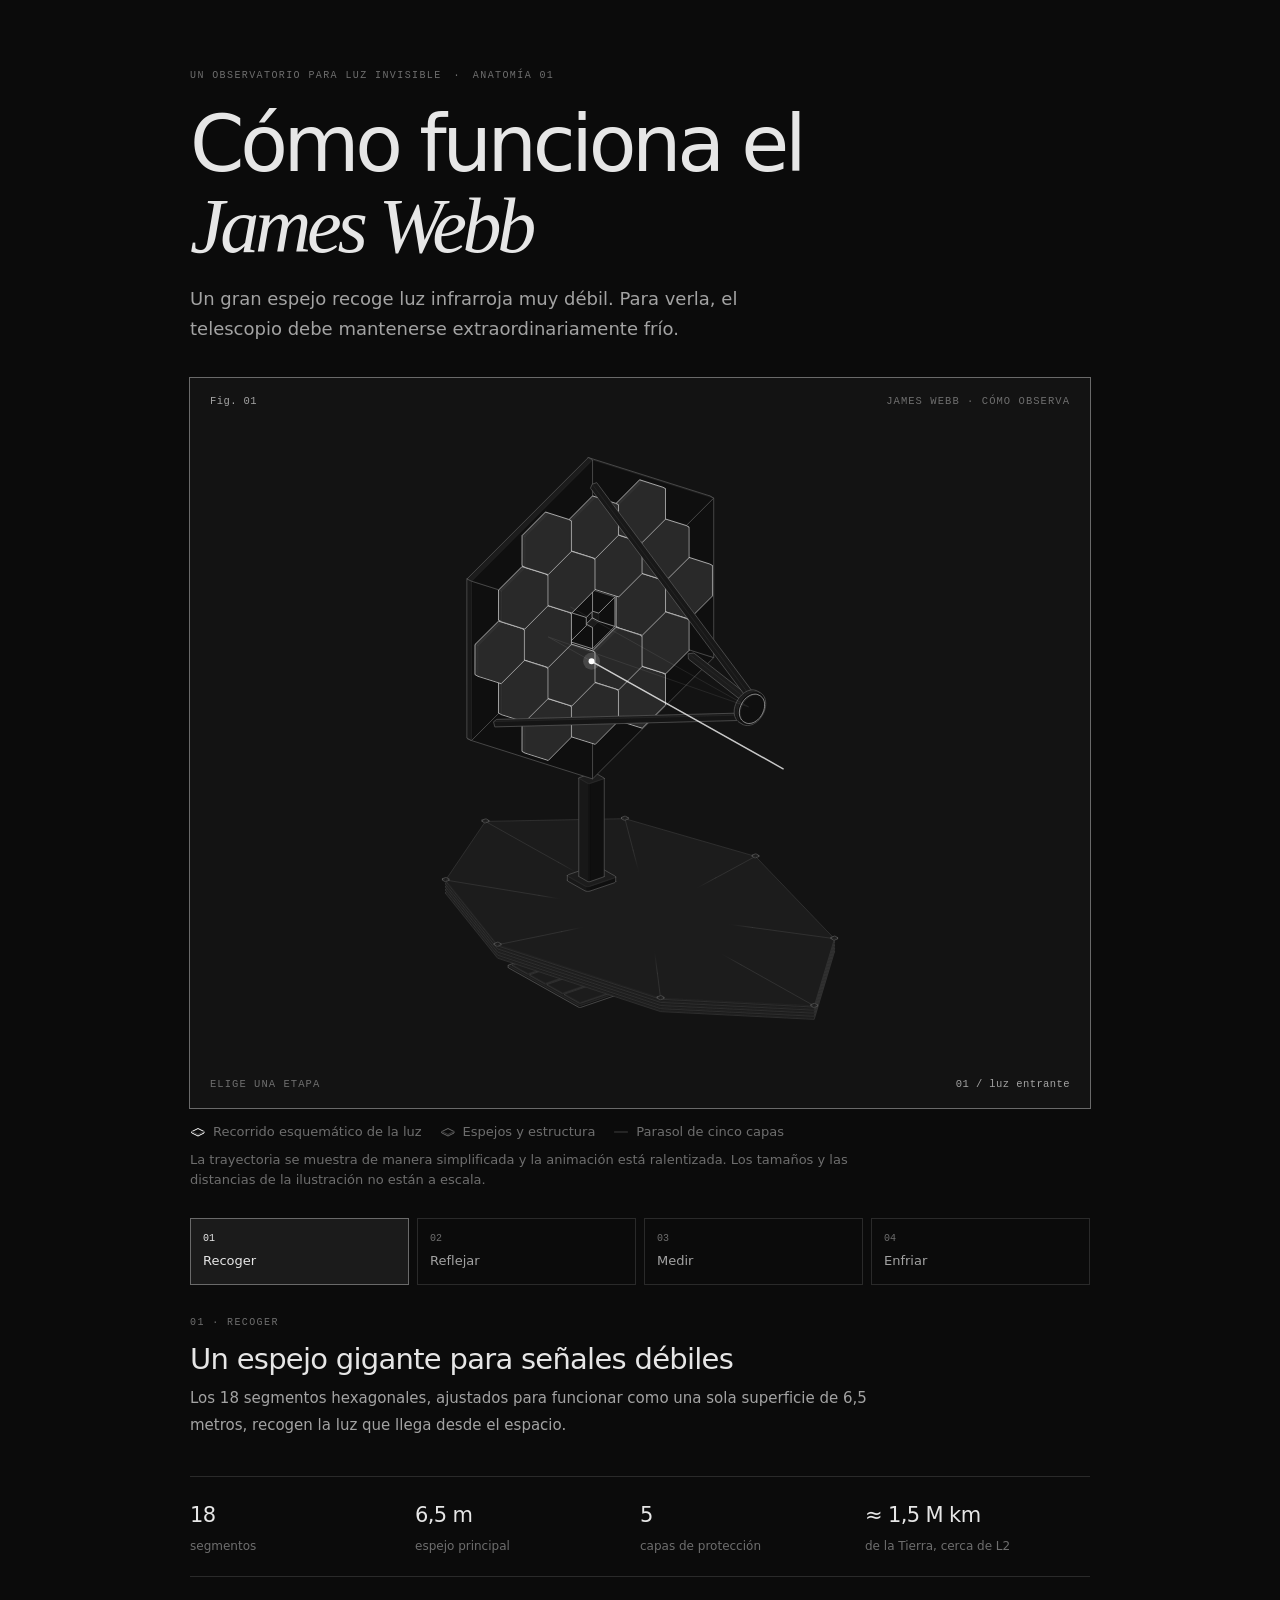
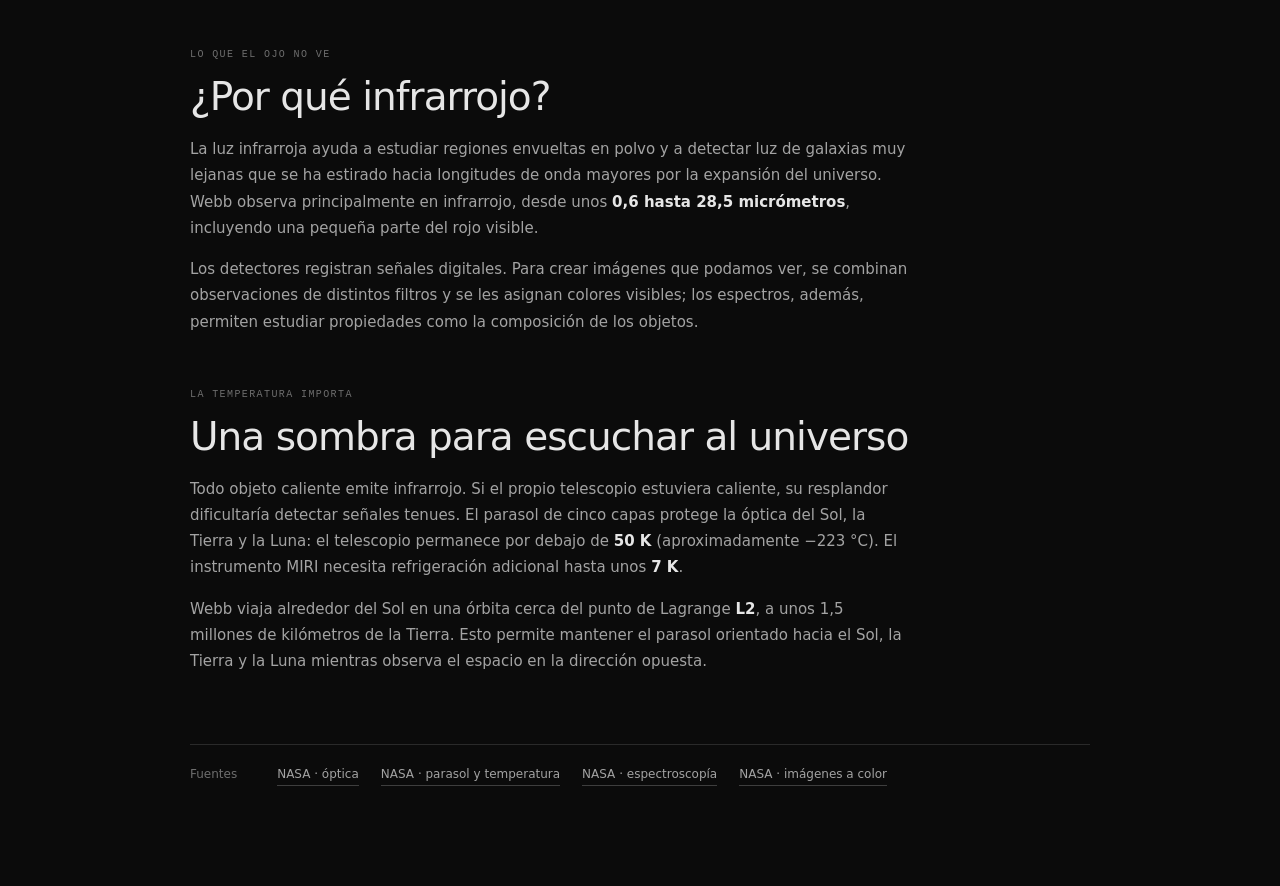
<file: james-webb-anatomy/james-webb.html>
<!doctype html><html lang="es"><head><meta charset="utf-8"><meta name="viewport" content="width=device-width, initial-scale=1"><title>Cómo funciona el telescopio James Webb</title><style>
.iso{
  --anatomy-page:#0b0b0b;--anatomy-card:#131313;--anatomy-text:#a3a3a3;--anatomy-strong:#e6e6e6;--anatomy-muted:#6e6e6e;
  --anatomy-paper:#131313;--anatomy-face:#1b1b1b;--anatomy-top:#1c1c1c;
  --anatomy-shade-0:#0f0f0f;--anatomy-shade-1:#121212;--anatomy-shade-2:#151515;--anatomy-shade-3:#181818;
  --anatomy-lit-top:#262626;--anatomy-lit-shade:#1d1d1d;
  --anatomy-hi:#d4d4d4;--anatomy-mid:#6a6a6a;--anatomy-lo:#3e3e3e;--anatomy-faint:#2a2a2a;--anatomy-lit:#ffffff;
  --anatomy-halo:#050505;--anatomy-halo-opacity:.9;--anatomy-dot:#e6e6e6;
  --anatomy-red:#ff6b6b;--anatomy-green:#6be0a0;--anatomy-blue:#6b9bff;
  --anatomy-weight:.6px;--anatomy-ease:cubic-bezier(.32,.72,0,1);
  --anatomy-mono:ui-monospace,"SF Mono",Menlo,Consolas,monospace;
  --anatomy-lift:inset 0 1px 0 0 #ffffff0a,inset 0 0 0 1px #ffffff06,0 0 0 1px #00000026,0 1px 1px -.5px #00000014,0 3px 3px -1.5px #00000014,0 6px 6px -3px #00000014,0 12px 12px -6px #00000014;
}
.iso[data-theme="light"]{
  --anatomy-page:#f2f2ef;--anatomy-card:#fbfbfa;--anatomy-text:#57575a;--anatomy-strong:#18181a;--anatomy-muted:#8c8c90;
  --anatomy-paper:#fbfbfa;--anatomy-face:#ffffff;--anatomy-top:#ffffff;
  --anatomy-shade-0:#dcdcd9;--anatomy-shade-1:#e5e5e2;--anatomy-shade-2:#ededea;--anatomy-shade-3:#f4f4f1;
  --anatomy-lit-top:#ffffff;--anatomy-lit-shade:#eeeeeb;
  --anatomy-hi:#26262a;--anatomy-mid:#8a8a8f;--anatomy-lo:#b4b4b8;--anatomy-faint:#d4d4d6;--anatomy-lit:#000000;
  --anatomy-halo:#8a8a80;--anatomy-halo-opacity:.32;--anatomy-dot:#3a3a3e;
  --anatomy-red:#e5484d;--anatomy-green:#30a46c;--anatomy-blue:#3e63dd;
  --anatomy-lift:inset 0 1px 0 0 #ffffff,0 0 0 1px #0000000f,0 1px 1px -.5px #0000000a,0 3px 3px -1.5px #0000000a,0 6px 6px -3px #0000000a,0 12px 12px -6px #0000000a;
}
.iso-svg{display:block;width:100%;height:auto;overflow:visible}
.iso-svg path,.iso-svg circle{vector-effect:non-scaling-stroke}
.iso-fill{fill:var(--anatomy-paper);stroke:none}
.iso-solid[data-lit]>.iso-fill{fill:var(--anatomy-face)}
.iso-shade,.iso-top{stroke:none}
.iso-shade[data-shade="0"]{fill:var(--anatomy-shade-0)}
.iso-shade[data-shade="1"]{fill:var(--anatomy-shade-1)}
.iso-shade[data-shade="2"]{fill:var(--anatomy-shade-2)}
.iso-shade[data-shade="3"]{fill:var(--anatomy-shade-3)}
.iso-top{fill:var(--anatomy-top)}
.iso-solid[data-lit]>.iso-top{fill:var(--anatomy-lit-top)}
.iso-solid[data-lit]>.iso-shade{fill:var(--anatomy-lit-shade)}
.iso-solid[data-seamless]>.iso-shade,.iso-solid[data-seamless]>.iso-top{stroke-width:.4;stroke-linejoin:round}
.iso-solid[data-seamless]>.iso-shade[data-shade="0"]{stroke:var(--anatomy-shade-0)}
.iso-solid[data-seamless]>.iso-shade[data-shade="1"]{stroke:var(--anatomy-shade-1)}
.iso-solid[data-seamless]>.iso-shade[data-shade="2"]{stroke:var(--anatomy-shade-2)}
.iso-solid[data-seamless]>.iso-shade[data-shade="3"]{stroke:var(--anatomy-shade-3)}
.iso-solid[data-seamless]>.iso-top{stroke:var(--anatomy-top)}
.iso-solid[data-seamless][data-lit]>.iso-top{stroke:var(--anatomy-lit-top)}
.iso-solid[data-seamless][data-lit]>.iso-shade{stroke:var(--anatomy-lit-shade)}
.iso-solid[data-lit]>.iso-edge{stroke:var(--anatomy-lit)}
.iso-halo{fill:var(--anatomy-halo);stroke:none;filter:blur(9px);opacity:var(--anatomy-halo-opacity);transform:translateY(3px)}
.iso-line{fill:none;stroke:var(--anatomy-lo);stroke-width:var(--anatomy-weight);stroke-linecap:round;stroke-linejoin:round}
.iso-line[data-tone="hi"]{stroke:var(--anatomy-hi)}
.iso-line[data-tone="mid"]{stroke:var(--anatomy-mid)}
.iso-line[data-tone="lo"]{stroke:var(--anatomy-lo)}
.iso-line[data-tone="faint"]{stroke:var(--anatomy-faint)}
.iso-line[data-tone="lit"]{stroke:var(--anatomy-lit)}
.iso-line[data-tone="red"]{stroke:var(--anatomy-red)}
.iso-line[data-tone="green"]{stroke:var(--anatomy-green)}
.iso-line[data-tone="blue"]{stroke:var(--anatomy-blue)}
.iso-line[data-dotted]{stroke-dasharray:.01 3.5;stroke-width:1}
.iso-line[data-dashed]{stroke-dasharray:3 3}
.iso-line[data-flow]{stroke-dasharray:2 6}
.iso-wire-end{fill:var(--anatomy-paper);stroke:var(--anatomy-lo);stroke-width:var(--anatomy-weight)}
.iso-wire[data-tone="hi"] .iso-wire-end{stroke:var(--anatomy-hi)}
.iso-wire[data-tone="mid"] .iso-wire-end{stroke:var(--anatomy-mid)}
.iso-wire[data-tone="faint"] .iso-wire-end{stroke:var(--anatomy-faint)}
.iso-wire[data-tone="lit"] .iso-wire-end{stroke:var(--anatomy-lit)}
.iso-dots circle{fill:var(--anatomy-dot);stroke:none;opacity:.32}
.iso-dots[data-tone="hi"] circle{opacity:.85}
.iso-dots[data-tone="mid"] circle{opacity:.45}
.iso-dots[data-tone="lo"] circle{opacity:.22}
.iso-dots[data-tone="faint"] circle{opacity:.12}
.iso-face-text{fill:var(--anatomy-mid);font-family:var(--anatomy-mono);letter-spacing:.04em}
.iso-face-text[data-tone="hi"]{fill:var(--anatomy-hi)}
.iso-face-text[data-tone="lo"]{fill:var(--anatomy-lo)}
.iso-face-text[data-tone="faint"]{fill:var(--anatomy-faint)}
.tb-body{fill:var(--anatomy-shade-2);stroke:none}
.tb-shine{fill:var(--anatomy-top);stroke:none}
.tb-shade{fill:var(--anatomy-shade-0);stroke:none}
.tb-ring{fill:none;stroke:var(--anatomy-lo);stroke-width:.45;stroke-linecap:butt;stroke-linejoin:round}
.tb-ring[data-tone="mid"]{stroke:var(--anatomy-mid)}
.tb-ring[data-tone="faint"]{stroke:var(--anatomy-faint)}
.tb-ring[data-tone="hi"]{stroke:var(--anatomy-hi)}
@keyframes iso-flow{to{stroke-dashoffset:-32}}
@keyframes iso-pulse{0%,100%{opacity:.18}12%{opacity:1}40%{opacity:.18}}
.iso-line[data-flow]{animation:iso-flow 1600ms linear infinite}
.iso-dots circle[data-pulse]{animation:iso-pulse 1600ms steps(1,end) infinite;animation-delay:var(--pulse-at,0ms)}
.iso-figure{margin:32px 0 36px}
.iso-plate{position:relative;padding:52px 24px;border-radius:0;background:var(--anatomy-card);box-shadow:0 0 0 1px var(--anatomy-mid);--anatomy-paper:var(--anatomy-card)}
.iso-plate-corners{position:absolute;inset:18px 20px;pointer-events:none}
.iso-plate-corner{position:absolute;color:var(--anatomy-muted);font-family:var(--anatomy-mono);font-size:10.5px;line-height:1;letter-spacing:.04em;white-space:nowrap}
.iso-plate-corner[data-corner="fig"]{top:0;left:0;color:var(--anatomy-text)}
.iso-plate-corner[data-corner="title"]{top:0;right:0;text-transform:uppercase;letter-spacing:.1em}
.iso-plate-corner[data-corner="hint"]{bottom:0;left:0;text-transform:uppercase;letter-spacing:.1em}
.iso-plate-corner[data-corner="readout"]{right:0;bottom:0;color:var(--anatomy-text);font-variant-numeric:tabular-nums}
.iso-plate .iso-svg{margin:0 auto}
.iso-legend{display:grid;gap:8px;margin-top:12px;color:var(--anatomy-muted);font-size:13px;line-height:1.55}
.iso-keys{display:flex;flex-wrap:wrap;gap:6px 18px}
.iso-key{display:inline-flex;align-items:center;gap:7px}
.iso-swatch{width:16px;height:10px;flex:none;overflow:visible}
.iso-swatch path{fill:none;stroke:var(--anatomy-hi);stroke-width:1;vector-effect:non-scaling-stroke;stroke-linejoin:round;stroke-linecap:round}
.iso-swatch[data-mark="raised"] path,.iso-swatch[data-mark="flat"] path{stroke:var(--anatomy-mid)}
.iso-swatch[data-mark="lit"] path{stroke:var(--anatomy-lit)}
.iso-swatch[data-mark="dim"] path{stroke:var(--anatomy-lo)}
.iso-swatch[data-mark="dotted"] path{stroke-dasharray:.01 3;stroke-width:1.4}
.iso-swatch[data-mark="dashed"] path{stroke-dasharray:3 2.5}
.iso-swatch[data-mark="red"] path{stroke:var(--anatomy-red)}
.iso-swatch[data-mark="green"] path{stroke:var(--anatomy-green)}
.iso-swatch[data-mark="blue"] path{stroke:var(--anatomy-blue)}
.iso-swatch-crease{stroke:var(--anatomy-lo)!important}
@media (max-width:560px){.iso-plate{padding:48px 12px 70px}.iso-plate-corner[data-corner="hint"]{bottom:18px}}
@media (prefers-reduced-motion:reduce){.iso-line[data-flow],.iso-dots circle[data-pulse]{animation:none}}

*{box-sizing:border-box}
html{color-scheme:dark}
body[data-theme="light"]{color-scheme:light}
body{margin:0;background:var(--anatomy-page);color:var(--anatomy-text);font:14px/1.6 ui-sans-serif,system-ui,-apple-system,"Segoe UI",sans-serif;-webkit-font-smoothing:antialiased}
.iso-page{width:min(900px,100% - 32px);margin:64px auto 96px}
</style></head><body class="iso" data-theme="dark"><main class="iso-page"><style>.iso-page { margin: 70px auto 100px; }
.intro { max-width: 700px; margin-bottom: 34px; }
.eyebrow, .step-kicker { font: 10px/1.2 var(--anatomy-mono); letter-spacing: .14em; text-transform: uppercase; color: var(--anatomy-muted); }
.eyebrow span { padding: 0 .45em; }
h1 { margin: 22px 0 15px; color: var(--anatomy-strong); font-size: clamp(40px, 7vw, 78px); line-height: 1.04; letter-spacing: -.055em; font-weight: 540; }
h1 em { font-family: ui-serif, Georgia, serif; font-weight: 400; }
.lead { max-width: 570px; color: var(--anatomy-text); font-size: clamp(16px, 2.1vw, 18px); line-height: 1.65; }
.iso-figure { margin: 30px 0 18px; }
.iso-plate { padding: 46px 24px 47px; }
.iso-stage { user-select: none; touch-action: pan-y; }
.iso-svg { max-width: 780px; }
.iso-legend { margin-top: 14px; }
.iso-caption { max-width: 700px; }
.optical-ray { pointer-events: none; }
.ray-track { fill: none; stroke: var(--anatomy-hi); stroke-width:.8; opacity:.12; }
.ray-active { fill:none; stroke:var(--anatomy-lit); stroke-width:1.45; stroke-linecap:round; opacity:.75; }
.photon-halo { fill: var(--anatomy-lit); opacity:.14; }
.photon { fill: var(--anatomy-lit); }
[data-component] { transition: opacity .35s ease; }
[data-focus="shield"] [data-component="shield"] .iso-edge,
[data-focus="mirror"] [data-component="mirror"] .iso-edge,
[data-focus="secondary"] [data-component="secondary"] .iso-edge,
[data-focus="instrument"] [data-component="instrument"] .iso-edge,
[data-focus="instrument"] [data-component="aperture"] .iso-edge { stroke:var(--anatomy-lit); }
.controls { display:grid; grid-template-columns:repeat(4,1fr); gap:8px; margin-top:28px; }
.controls button { border:1px solid var(--anatomy-faint); color:var(--anatomy-text); background:transparent; padding:15px 12px; text-align:left; cursor:pointer; font:500 13px/1.2 ui-sans-serif,system-ui,sans-serif; transition:background .2s,border-color .2s,color .2s; }
.controls button span { display:block; margin-bottom:9px; color:var(--anatomy-muted); font:10px/1 var(--anatomy-mono); }
.controls button:hover,.controls button:focus-visible { border-color:var(--anatomy-hi); outline:none; color:var(--anatomy-strong); }
.controls button[aria-pressed="true"] { color:var(--anatomy-strong); border-color:var(--anatomy-mid); background:var(--anatomy-face); }
.controls button[aria-pressed="true"] span { color:var(--anatomy-strong); }
.step-description { min-height:159px; padding:22px 0 8px; }
.step-description h2,.story h2 { margin: 13px 0 9px; color:var(--anatomy-strong); font-weight:530; line-height:1.2; letter-spacing:-.025em; }
.step-description h2 { font-size:clamp(22px, 3vw, 29px); }
.step-description p:not(.step-kicker), .story p:not(.eyebrow) { max-width:720px; font-size:15px; line-height:1.75; margin:0; }
.facts { display:grid; grid-template-columns:repeat(4,1fr); border-top:1px solid var(--anatomy-faint); border-bottom:1px solid var(--anatomy-faint); margin:30px 0 72px; }
.facts div { display:flex; flex-direction:column; gap:5px; padding:22px 12px 22px 0; }
.facts strong { color:var(--anatomy-strong); font-size:21px; font-weight:500; letter-spacing:-.03em; }
.facts span { color:var(--anatomy-muted); font-size:12px; line-height:1.4; }
.story { margin:0 0 54px; }
.story h2 { font-size:clamp(26px, 4vw, 39px); }
.story p:not(.eyebrow) { margin-top:15px; }
.story strong { color:var(--anatomy-strong); font-weight:550; }
.final-story { margin-bottom:70px; }
footer { border-top:1px solid var(--anatomy-faint); padding-top:20px; display:flex; gap:40px; font-size:12px; color:var(--anatomy-muted); }
footer div { display:flex; gap:10px 22px; flex-wrap:wrap; }
footer a { color:var(--anatomy-text); text-decoration:none; border-bottom:1px solid var(--anatomy-lo); }
footer a:hover { color:var(--anatomy-strong); }
@media(max-width:560px) { .iso-page { margin: 42px auto 72px; } .iso-plate { padding:43px 9px 65px; } .iso-plate-corner { font-size:9px; } .controls { gap:5px; } .controls button { padding:12px 7px; font-size:11px; } .facts { grid-template-columns:repeat(2,1fr); gap:0 12px; margin-bottom:55px; } .facts div { padding:17px 0; } .step-description { min-height:180px; } footer { gap:15px; flex-direction:column; } }
@media(prefers-reduced-motion:reduce) { [data-component] { transition:none; } }
/* A slightly brighter mirror face keeps the segmented optical surface legible. */
.iso[data-theme="dark"] [data-component="mirror"] .iso-shade { fill:#292929; }
.iso[data-theme="dark"] [data-component="mirror"] .iso-top { fill:#303030; }
.iso[data-theme="light"] [data-component="mirror"] .iso-shade { fill:#e5e5e2; }
.iso[data-theme="light"] [data-component="mirror"] .iso-top { fill:#efefec; }
</style>
<header class="intro"><p class="eyebrow">Un observatorio para luz invisible <span>·</span> Anatomía 01</p><h1>Cómo funciona el<br><em>James Webb</em></h1><p class="lead">Un gran espejo recoge luz infrarroja muy débil. Para verla, el telescopio debe mantenerse extraordinariamente frío.</p></header>
<figure class="iso-figure"><div class="iso-plate"><div class="iso-plate-corners" aria-hidden="true"><span class="iso-plate-corner" data-corner="fig">Fig. 01</span><span class="iso-plate-corner" data-corner="title">James Webb · cómo observa</span><span class="iso-plate-corner" data-corner="hint">Elige una etapa</span><span class="iso-plate-corner" data-corner="readout" data-readout>01 / luz entrante</span></div><div class="iso-stage" aria-label="Modelo interactivo del telescopio"><svg xmlns="http://www.w3.org/2000/svg" class="iso-svg" viewBox="0 0 600 490" role="img" aria-label="Modelo isométrico del telescopio James Webb: dieciocho segmentos del espejo principal, un espejo secundario sostenido por tres brazos y un parasol de cinco capas. Un punto representa la luz que se refleja en los espejos y viaja hacia los instrumentos."><g data-component="bus"><g class="iso-solid"><path class="iso-fill" d="M301 381.5L301.1 381.2L301.5 381.1L335.9 369.3L336.4 369.2L336.9 369.1L337.4 369.2L337.8 369.4L391.6 399.6L391.9 399.8L391.9 400L391.9 401.4L391.8 401.7L391.4 401.8L357 413.6L356.5 413.7L356 413.8L355.5 413.7L355.1 413.5L301.2 383.3L301 383.1L301 382.9Z"/><path class="iso-shade" data-shade="0" d="M391.9 401.4L391.8 401.7L391.8 400.2L391.9 400ZM391.8 401.7L391.4 401.8L391.4 400.4L391.8 400.2ZM391.4 401.8L357 413.6L357 412.2L391.4 400.4Z"/><path class="iso-shade" data-shade="1" d="M357 413.6L356.5 413.7L356.5 412.3L357 412.2ZM356.5 413.7L356 413.8L356 412.3L356.5 412.3Z"/><path class="iso-shade" data-shade="2" d="M356 413.8L355.5 413.7L355.5 412.2L356 412.3Z"/><path class="iso-shade" data-shade="3" d="M355.5 413.7L355.1 413.5L355.1 412.1L355.5 412.2ZM355.1 413.5L301.2 383.3L301.2 381.9L355.1 412.1ZM301.2 383.3L301 383.1L301 381.7L301.2 381.9ZM301 383.1L301 382.9L301 381.5L301 381.7Z"/><path class="iso-top" d="M391.6 399.6L391.9 399.8L391.9 400L391.8 400.2L391.4 400.4L357 412.2L356.5 412.3L356 412.3L355.5 412.2L355.1 412.1L301.2 381.9L301 381.7L301 381.5L301.1 381.2L301.5 381.1L335.9 369.3L336.4 369.2L336.9 369.1L337.4 369.2L337.8 369.4Z"/><path class="iso-line iso-crease" data-tone="faint" d="M391.9 400L391.8 400.2L391.4 400.4L357 412.2L356.5 412.3L356 412.3L355.5 412.2L355.1 412.1L301.2 381.9L301 381.7L301 381.5"/><path class="iso-line iso-bevel" data-tone="faint" d="M391.9 400L391.3 400.1L391.1 400.3L356.7 412L356.4 412.1L356 412.1L355.7 412.1L355.4 412L301.6 381.8L301.5 381.6L301 381.5"/><path class="iso-line iso-edge" data-tone="mid" d="M301 381.5L301.1 381.2L301.5 381.1L335.9 369.3L336.4 369.2L336.9 369.1L337.4 369.2L337.8 369.4L391.6 399.6L391.9 399.8L391.9 400M391.9 401.4L391.8 401.7L391.4 401.8L357 413.6L356.5 413.7L356 413.8L355.5 413.7L355.1 413.5L301.2 383.3L301 383.1L301 382.9M391.9 400L391.9 401.4M301 381.5L301 382.9"/></g></g><g data-component="bus"><g class="iso-solid"><path class="iso-fill" d="M304.3 381.2L304.4 381.2L304.5 381.1L336.2 370.2L336.3 370.2L336.5 370.2L336.6 370.2L336.8 370.3L348.3 376.8L348.4 376.8L348.4 376.9L348.4 377.3L348.4 377.4L348.3 377.4L316.5 388.3L316.4 388.3L316.2 388.3L316.1 388.3L316 388.3L304.4 381.8L304.3 381.7L304.3 381.6Z"/><path class="iso-shade" data-shade="0" d="M348.4 377.3L348.4 377.4L348.4 377L348.4 376.9ZM348.4 377.4L348.3 377.4L348.3 377L348.4 377ZM348.3 377.4L316.5 388.3L316.5 387.9L348.3 377Z"/><path class="iso-shade" data-shade="1" d="M316.5 388.3L316.4 388.3L316.4 387.9L316.5 387.9ZM316.4 388.3L316.2 388.3L316.2 387.9L316.4 387.9Z"/><path class="iso-shade" data-shade="2" d="M316.2 388.3L316.1 388.3L316.1 387.9L316.2 387.9Z"/><path class="iso-shade" data-shade="3" d="M316.1 388.3L316 388.3L316 387.8L316.1 387.9ZM316 388.3L304.4 381.8L304.4 381.3L316 387.8ZM304.4 381.8L304.3 381.7L304.3 381.3L304.4 381.3ZM304.3 381.7L304.3 381.6L304.3 381.2L304.3 381.3Z"/><path class="iso-top" d="M348.3 376.8L348.4 376.8L348.4 376.9L348.4 377L348.3 377L316.5 387.9L316.4 387.9L316.2 387.9L316.1 387.9L316 387.8L304.4 381.3L304.3 381.3L304.3 381.2L304.4 381.2L304.5 381.1L336.2 370.2L336.3 370.2L336.5 370.2L336.6 370.2L336.8 370.3Z"/><path class="iso-line iso-crease" data-tone="faint" d="M348.4 376.9L348.4 377L348.3 377L316.5 387.9L316.4 387.9L316.2 387.9L316.1 387.9L316 387.8L304.4 381.3L304.3 381.3L304.3 381.2"/><path class="iso-line iso-bevel" data-tone="faint" d="M348.4 376.9L348 376.9L348 376.9L316.3 387.7L316.3 387.7L316.3 387.7L316.3 387.7L316.3 387.7L304.8 381.2L304.8 381.2L304.3 381.2"/><path class="iso-line iso-edge" data-tone="lo" d="M304.3 381.2L304.4 381.2L304.5 381.1L336.2 370.2L336.3 370.2L336.5 370.2L336.6 370.2L336.8 370.3L348.3 376.8L348.4 376.8L348.4 376.9M348.4 377.3L348.4 377.4L348.3 377.4L316.5 388.3L316.4 388.3L316.2 388.3L316.1 388.3L316 388.3L304.4 381.8L304.3 381.7L304.3 381.6M348.4 376.9L348.4 377.3M304.3 381.2L304.3 381.6"/></g></g><g data-component="bus"><g class="iso-solid"><path class="iso-fill" d="M317.6 388.7L317.7 388.6L317.8 388.6L349.5 377.7L349.6 377.7L349.8 377.7L349.9 377.7L350.1 377.7L361.6 384.2L361.7 384.3L361.7 384.4L361.7 384.8L361.7 384.8L361.6 384.9L329.8 395.8L329.7 395.8L329.5 395.8L329.4 395.8L329.3 395.7L317.7 389.2L317.6 389.2L317.6 389.1Z"/><path class="iso-shade" data-shade="0" d="M361.7 384.8L361.7 384.8L361.7 384.4L361.7 384.4ZM361.7 384.8L361.6 384.9L361.6 384.5L361.7 384.4ZM361.6 384.9L329.8 395.8L329.8 395.3L361.6 384.5Z"/><path class="iso-shade" data-shade="1" d="M329.8 395.8L329.7 395.8L329.7 395.4L329.8 395.3ZM329.7 395.8L329.5 395.8L329.5 395.4L329.7 395.4Z"/><path class="iso-shade" data-shade="2" d="M329.5 395.8L329.4 395.8L329.4 395.4L329.5 395.4Z"/><path class="iso-shade" data-shade="3" d="M329.4 395.8L329.3 395.7L329.3 395.3L329.4 395.4ZM329.3 395.7L317.7 389.2L317.7 388.8L329.3 395.3ZM317.7 389.2L317.6 389.2L317.6 388.8L317.7 388.8ZM317.6 389.2L317.6 389.1L317.6 388.7L317.6 388.8Z"/><path class="iso-top" d="M361.6 384.2L361.7 384.3L361.7 384.4L361.7 384.4L361.6 384.5L329.8 395.3L329.7 395.4L329.5 395.4L329.4 395.4L329.3 395.3L317.7 388.8L317.6 388.8L317.6 388.7L317.7 388.6L317.8 388.6L349.5 377.7L349.6 377.7L349.8 377.7L349.9 377.7L350.1 377.7Z"/><path class="iso-line iso-crease" data-tone="faint" d="M361.7 384.4L361.7 384.4L361.6 384.5L329.8 395.3L329.7 395.4L329.5 395.4L329.4 395.4L329.3 395.3L317.7 388.8L317.6 388.8L317.6 388.7"/><path class="iso-line iso-bevel" data-tone="faint" d="M361.7 384.4L361.3 384.3L361.3 384.3L329.6 395.2L329.6 395.2L329.6 395.2L329.6 395.2L329.6 395.2L318.1 388.7L318.1 388.7L317.6 388.7"/><path class="iso-line iso-edge" data-tone="lo" d="M317.6 388.7L317.7 388.6L317.8 388.6L349.5 377.7L349.6 377.7L349.8 377.7L349.9 377.7L350.1 377.7L361.6 384.2L361.7 384.3L361.7 384.4M361.7 384.8L361.7 384.8L361.6 384.9L329.8 395.8L329.7 395.8L329.5 395.8L329.4 395.8L329.3 395.7L317.7 389.2L317.6 389.2L317.6 389.1M361.7 384.4L361.7 384.8M317.6 388.7L317.6 389.1"/></g></g><g data-component="bus"><g class="iso-solid"><path class="iso-fill" d="M307.2 390.9L313.5 388.8L320.8 392.9L320.8 394.3L314.6 396.4L307.2 392.3Z"/><path class="iso-shade" data-shade="0" d="M320.8 394.3L314.6 396.4L314.6 395L320.8 392.9Z"/><path class="iso-shade" data-shade="3" d="M314.6 396.4L307.2 392.3L307.2 390.9L314.6 395Z"/><path class="iso-top" d="M320.8 392.9L314.6 395L307.2 390.9L313.5 388.8Z"/><path class="iso-line iso-crease" data-tone="faint" d="M320.8 392.9L314.6 395L307.2 390.9"/><path class="iso-line iso-bevel" data-tone="faint" d="M320.8 392.9L314.6 394.8L307.2 390.9"/><path class="iso-line iso-edge" data-tone="mid" d="M307.2 390.9L313.5 388.8L320.8 392.9M320.8 394.3L314.6 396.4L307.2 392.3M320.8 392.9L320.8 394.3M307.2 390.9L307.2 392.3"/></g></g><g data-component="bus"><g class="iso-solid"><path class="iso-fill" d="M330.9 396.1L331 396.1L331.1 396L362.8 385.2L362.9 385.1L363.1 385.1L363.2 385.1L363.4 385.2L374.9 391.7L375 391.7L375 391.8L375 392.2L375 392.3L374.9 392.3L343.1 403.2L343 403.3L342.8 403.3L342.7 403.2L342.6 403.2L331 396.7L330.9 396.6L330.9 396.6Z"/><path class="iso-shade" data-shade="0" d="M375 392.2L375 392.3L375 391.9L375 391.8ZM375 392.3L374.9 392.3L374.9 391.9L375 391.9ZM374.9 392.3L343.1 403.2L343.1 402.8L374.9 391.9Z"/><path class="iso-shade" data-shade="1" d="M343.1 403.2L343 403.3L343 402.8L343.1 402.8ZM343 403.3L342.8 403.3L342.8 402.8L343 402.8Z"/><path class="iso-shade" data-shade="2" d="M342.8 403.3L342.7 403.2L342.7 402.8L342.8 402.8Z"/><path class="iso-shade" data-shade="3" d="M342.7 403.2L342.6 403.2L342.6 402.8L342.7 402.8ZM342.6 403.2L331 396.7L331 396.3L342.6 402.8ZM331 396.7L330.9 396.6L330.9 396.2L331 396.3ZM330.9 396.6L330.9 396.6L330.9 396.1L330.9 396.2Z"/><path class="iso-top" d="M374.9 391.7L375 391.7L375 391.8L375 391.9L374.9 391.9L343.1 402.8L343 402.8L342.8 402.8L342.7 402.8L342.6 402.8L331 396.3L330.9 396.2L330.9 396.1L331 396.1L331.1 396L362.8 385.2L362.9 385.1L363.1 385.1L363.2 385.1L363.4 385.2Z"/><path class="iso-line iso-crease" data-tone="faint" d="M375 391.8L375 391.9L374.9 391.9L343.1 402.8L343 402.8L342.8 402.8L342.7 402.8L342.6 402.8L331 396.3L330.9 396.2L330.9 396.1"/><path class="iso-line iso-bevel" data-tone="faint" d="M375 391.8L374.6 391.8L374.6 391.8L342.9 402.6L342.9 402.6L342.9 402.6L342.9 402.6L342.9 402.6L331.4 396.2L331.4 396.2L330.9 396.1"/><path class="iso-line iso-edge" data-tone="lo" d="M330.9 396.1L331 396.1L331.1 396L362.8 385.2L362.9 385.1L363.1 385.1L363.2 385.1L363.4 385.2L374.9 391.7L375 391.7L375 391.8M375 392.2L375 392.3L374.9 392.3L343.1 403.2L343 403.3L342.8 403.3L342.7 403.2L342.6 403.2L331 396.7L330.9 396.6L330.9 396.6M375 391.8L375 392.2M330.9 396.1L330.9 396.6"/></g></g><g data-component="bus"><g class="iso-solid"><path class="iso-fill" d="M344.2 403.6L344.3 403.5L344.4 403.5L376.1 392.6L376.2 392.6L376.4 392.6L376.5 392.6L376.7 392.6L388.2 399.1L388.3 399.2L388.3 399.3L388.3 399.7L388.3 399.8L388.2 399.8L356.4 410.7L356.3 410.7L356.1 410.7L356 410.7L355.9 410.7L344.3 404.2L344.2 404.1L344.2 404Z"/><path class="iso-shade" data-shade="0" d="M388.3 399.7L388.3 399.8L388.3 399.3L388.3 399.3ZM388.3 399.8L388.2 399.8L388.2 399.4L388.3 399.3ZM388.2 399.8L356.4 410.7L356.4 410.3L388.2 399.4Z"/><path class="iso-shade" data-shade="1" d="M356.4 410.7L356.3 410.7L356.3 410.3L356.4 410.3ZM356.3 410.7L356.1 410.7L356.1 410.3L356.3 410.3Z"/><path class="iso-shade" data-shade="2" d="M356.1 410.7L356 410.7L356 410.3L356.1 410.3Z"/><path class="iso-shade" data-shade="3" d="M356 410.7L355.9 410.7L355.9 410.2L356 410.3ZM355.9 410.7L344.3 404.2L344.3 403.7L355.9 410.2ZM344.3 404.2L344.2 404.1L344.2 403.7L344.3 403.7ZM344.2 404.1L344.2 404L344.2 403.6L344.2 403.7Z"/><path class="iso-top" d="M388.2 399.1L388.3 399.2L388.3 399.3L388.3 399.3L388.2 399.4L356.4 410.3L356.3 410.3L356.1 410.3L356 410.3L355.9 410.2L344.3 403.7L344.2 403.7L344.2 403.6L344.3 403.5L344.4 403.5L376.1 392.6L376.2 392.6L376.4 392.6L376.5 392.6L376.7 392.6Z"/><path class="iso-line iso-crease" data-tone="faint" d="M388.3 399.3L388.3 399.3L388.2 399.4L356.4 410.3L356.3 410.3L356.1 410.3L356 410.3L355.9 410.2L344.3 403.7L344.2 403.7L344.2 403.6"/><path class="iso-line iso-bevel" data-tone="faint" d="M388.3 399.3L387.9 399.2L387.9 399.2L356.2 410.1L356.2 410.1L356.2 410.1L356.2 410.1L356.2 410.1L344.7 403.6L344.7 403.6L344.2 403.6"/><path class="iso-line iso-edge" data-tone="lo" d="M344.2 403.6L344.3 403.5L344.4 403.5L376.1 392.6L376.2 392.6L376.4 392.6L376.5 392.6L376.7 392.6L388.2 399.1L388.3 399.2L388.3 399.3M388.3 399.7L388.3 399.8L388.2 399.8L356.4 410.7L356.3 410.7L356.1 410.7L356 410.7L355.9 410.7L344.3 404.2L344.2 404.1L344.2 404M388.3 399.3L388.3 399.7M344.2 403.6L344.2 404"/></g></g><g data-component="bus"><g class="iso-solid"><path class="iso-fill" d="M234 408.1L234.5 407.4L235.5 406.9L289.8 388.3L291.2 388L292.8 387.9L294.3 388.2L295.4 388.6L350.9 419.7L351.6 420.3L351.7 421L351.7 423.4L351.2 424L350.2 424.6L295.9 443.2L294.5 443.5L293 443.5L291.5 443.3L290.3 442.9L234.9 411.7L234.2 411.1L234 410.4Z"/><path class="iso-shade" data-shade="0" d="M351.7 423.4L351.2 424L351.2 421.7L351.7 421ZM351.2 424L350.2 424.6L350.2 422.2L351.2 421.7ZM350.2 424.6L295.9 443.2L295.9 440.8L350.2 422.2Z"/><path class="iso-shade" data-shade="1" d="M295.9 443.2L294.5 443.5L294.5 441.1L295.9 440.8ZM294.5 443.5L293 443.5L293 441.1L294.5 441.1Z"/><path class="iso-shade" data-shade="2" d="M293 443.5L291.5 443.3L291.5 440.9L293 441.1Z"/><path class="iso-shade" data-shade="3" d="M291.5 443.3L290.3 442.9L290.3 440.5L291.5 440.9ZM290.3 442.9L234.9 411.7L234.9 409.3L290.3 440.5ZM234.9 411.7L234.2 411.1L234.2 408.7L234.9 409.3ZM234.2 411.1L234 410.4L234 408.1L234.2 408.7Z"/><path class="iso-top" d="M350.9 419.7L351.6 420.3L351.7 421L351.2 421.7L350.2 422.2L295.9 440.8L294.5 441.1L293 441.1L291.5 440.9L290.3 440.5L234.9 409.3L234.2 408.7L234 408.1L234.5 407.4L235.5 406.9L289.8 388.3L291.2 388L292.8 387.9L294.3 388.2L295.4 388.6Z"/><path class="iso-line iso-crease" data-tone="faint" d="M351.7 421L351.2 421.7L350.2 422.2L295.9 440.8L294.5 441.1L293 441.1L291.5 440.9L290.3 440.5L234.9 409.3L234.2 408.7L234 408.1"/><path class="iso-line iso-bevel" data-tone="faint" d="M351.7 421L350.8 421.6L349.9 422L295.7 440.6L294.4 440.9L293 440.9L291.7 440.7L290.7 440.3L235.2 409.2L234.6 408.7L234 408.1"/><path class="iso-line iso-edge" data-tone="mid" d="M234 408.1L234.5 407.4L235.5 406.9L289.8 388.3L291.2 388L292.8 387.9L294.3 388.2L295.4 388.6L350.9 419.7L351.6 420.3L351.7 421M351.7 423.4L351.2 424L350.2 424.6L295.9 443.2L294.5 443.5L293 443.5L291.5 443.3L290.3 442.9L234.9 411.7L234.2 411.1L234 410.4M351.7 421L351.7 423.4M234 408.1L234 410.4"/></g></g><g data-component="bus"><g class="iso-solid"><path class="iso-fill" d="M237.8 372.5L238.3 371.9L239.3 371.4L289.4 354.2L290.8 353.9L292.3 353.8L293.8 354L295 354.5L347.2 383.8L347.9 384.4L348 385.1L348 420.8L347.5 421.5L346.5 422L296.4 439.1L295 439.4L293.4 439.5L292 439.3L290.8 438.8L238.6 409.5L237.9 408.9L237.8 408.3Z"/><path class="iso-shade" data-shade="0" d="M348 420.8L347.5 421.5L347.5 385.7L348 385.1ZM347.5 421.5L346.5 422L346.5 386.2L347.5 385.7ZM346.5 422L296.4 439.1L296.4 403.4L346.5 386.2Z"/><path class="iso-shade" data-shade="1" d="M296.4 439.1L295 439.4L295 403.7L296.4 403.4ZM295 439.4L293.4 439.5L293.4 403.8L295 403.7Z"/><path class="iso-shade" data-shade="2" d="M293.4 439.5L292 439.3L292 403.5L293.4 403.8Z"/><path class="iso-shade" data-shade="3" d="M292 439.3L290.8 438.8L290.8 403.1L292 403.5ZM290.8 438.8L238.6 409.5L238.6 373.8L290.8 403.1ZM238.6 409.5L237.9 408.9L237.9 373.2L238.6 373.8ZM237.9 408.9L237.8 408.3L237.8 372.5L237.9 373.2Z"/><path class="iso-top" d="M347.2 383.8L347.9 384.4L348 385.1L347.5 385.7L346.5 386.2L296.4 403.4L295 403.7L293.4 403.8L292 403.5L290.8 403.1L238.6 373.8L237.9 373.2L237.8 372.5L238.3 371.9L239.3 371.4L289.4 354.2L290.8 353.9L292.3 353.8L293.8 354L295 354.5Z"/><path class="iso-line iso-crease" data-tone="faint" d="M348 385.1L347.5 385.7L346.5 386.2L296.4 403.4L295 403.7L293.4 403.8L292 403.5L290.8 403.1L238.6 373.8L237.9 373.2L237.8 372.5"/><path class="iso-line iso-bevel" data-tone="faint" d="M348 385.1L347.1 385.6L346.2 386.1L296.1 403.2L294.9 403.5L293.5 403.6L292.2 403.4L291.1 403L239 373.7L238.3 373.1L237.8 372.5"/><path class="iso-line iso-edge" data-tone="mid" d="M237.8 372.5L238.3 371.9L239.3 371.4L289.4 354.2L290.8 353.9L292.3 353.8L293.8 354L295 354.5L347.2 383.8L347.9 384.4L348 385.1M348 420.8L347.5 421.5L346.5 422L296.4 439.1L295 439.4L293.4 439.5L292 439.3L290.8 438.8L238.6 409.5L237.9 408.9L237.8 408.3M348 385.1L348 420.8M237.8 372.5L237.8 408.3"/></g></g><g data-component="bus"><g class="iso-solid"><path class="iso-fill" d="M240.1 385.1L240.2 385L240.3 385L240.8 384.8L241 384.7L241.1 384.7L241.3 384.8L241.4 384.8L248.2 388.7L248.3 388.7L248.3 388.8L248.3 409L248.3 409.1L248.2 409.2L247.6 409.3L247.5 409.4L247.3 409.4L247.2 409.3L247.1 409.3L240.2 405.5L240.2 405.4L240.1 405.3Z"/><path class="iso-shade" data-shade="0" d="M248.3 409L248.3 409.1L248.3 388.8L248.3 388.8ZM248.3 409.1L248.2 409.2L248.2 388.9L248.3 388.8ZM248.2 409.2L247.6 409.3L247.6 389.1L248.2 388.9Z"/><path class="iso-shade" data-shade="1" d="M247.6 409.3L247.5 409.4L247.5 389.1L247.6 389.1ZM247.5 409.4L247.3 409.4L247.3 389.1L247.5 389.1Z"/><path class="iso-shade" data-shade="2" d="M247.3 409.4L247.2 409.3L247.2 389.1L247.3 389.1Z"/><path class="iso-shade" data-shade="3" d="M247.2 409.3L247.1 409.3L247.1 389L247.2 389.1ZM247.1 409.3L240.2 405.5L240.2 385.2L247.1 389ZM240.2 405.5L240.2 405.4L240.2 385.1L240.2 385.2ZM240.2 405.4L240.1 405.3L240.1 385.1L240.2 385.1Z"/><path class="iso-top" d="M248.2 388.7L248.3 388.7L248.3 388.8L248.3 388.8L248.2 388.9L247.6 389.1L247.5 389.1L247.3 389.1L247.2 389.1L247.1 389L240.2 385.2L240.2 385.1L240.1 385.1L240.2 385L240.3 385L240.8 384.8L241 384.7L241.1 384.7L241.3 384.8L241.4 384.8Z"/><path class="iso-line iso-crease" data-tone="faint" d="M248.3 388.8L248.3 388.8L248.2 388.9L247.6 389.1L247.5 389.1L247.3 389.1L247.2 389.1L247.1 389L240.2 385.2L240.2 385.1L240.1 385.1"/><path class="iso-line iso-bevel" data-tone="faint" d="M248.3 388.8L247.9 388.7L247.8 388.8L247.4 388.9L247.4 388.9L247.4 388.9L247.4 388.9L247.4 388.9L240.6 385.1L240.6 385.1L240.1 385.1"/><path class="iso-line iso-edge" data-tone="lo" d="M240.1 385.1L240.2 385L240.3 385L240.8 384.8L241 384.7L241.1 384.7L241.3 384.8L241.4 384.8L248.2 388.7L248.3 388.7L248.3 388.8M248.3 409L248.3 409.1L248.2 409.2L247.6 409.3L247.5 409.4L247.3 409.4L247.2 409.3L247.1 409.3L240.2 405.5L240.2 405.4L240.1 405.3M248.3 388.8L248.3 409M240.1 385.1L240.1 405.3"/></g></g><g data-component="bus"><g class="iso-solid"><path class="iso-fill" d="M247.7 411.3L250.8 410.2L258.2 414.3L258.2 415.8L255 416.8L247.7 412.7Z"/><path class="iso-shade" data-shade="0" d="M258.2 415.8L255 416.8L255 415.4L258.2 414.3Z"/><path class="iso-shade" data-shade="3" d="M255 416.8L247.7 412.7L247.7 411.3L255 415.4Z"/><path class="iso-top" d="M258.2 414.3L255 415.4L247.7 411.3L250.8 410.2Z"/><path class="iso-line iso-crease" data-tone="faint" d="M258.2 414.3L255 415.4L247.7 411.3"/><path class="iso-line iso-bevel" data-tone="faint" d="M258.2 414.3L255.1 415.2L247.7 411.3"/><path class="iso-line iso-edge" data-tone="mid" d="M247.7 411.3L250.8 410.2L258.2 414.3M258.2 415.8L255 416.8L247.7 412.7M258.2 414.3L258.2 415.8M247.7 411.3L247.7 412.7"/></g></g><g data-component="bus"><g class="iso-solid"><path class="iso-fill" d="M249.9 390.6L250 390.5L250.1 390.5L250.6 390.3L250.7 390.2L250.9 390.2L251 390.3L251.2 390.3L258 394.1L258.1 394.2L258.1 394.3L258.1 414.5L258.1 414.6L258 414.6L257.4 414.8L257.3 414.9L257.1 414.9L257 414.8L256.9 414.8L250 410.9L249.9 410.9L249.9 410.8Z"/><path class="iso-shade" data-shade="0" d="M258.1 414.5L258.1 414.6L258.1 394.3L258.1 394.3ZM258.1 414.6L258 414.6L258 394.4L258.1 394.3ZM258 414.6L257.4 414.8L257.4 394.6L258 394.4Z"/><path class="iso-shade" data-shade="1" d="M257.4 414.8L257.3 414.9L257.3 394.6L257.4 394.6ZM257.3 414.9L257.1 414.9L257.1 394.6L257.3 394.6Z"/><path class="iso-shade" data-shade="2" d="M257.1 414.9L257 414.8L257 394.6L257.1 394.6Z"/><path class="iso-shade" data-shade="3" d="M257 414.8L256.9 414.8L256.9 394.5L257 394.6ZM256.9 414.8L250 410.9L250 390.7L256.9 394.5ZM250 410.9L249.9 410.9L249.9 390.6L250 390.7ZM249.9 410.9L249.9 410.8L249.9 390.6L249.9 390.6Z"/><path class="iso-top" d="M258 394.1L258.1 394.2L258.1 394.3L258.1 394.3L258 394.4L257.4 394.6L257.3 394.6L257.1 394.6L257 394.6L256.9 394.5L250 390.7L249.9 390.6L249.9 390.6L250 390.5L250.1 390.5L250.6 390.3L250.7 390.2L250.9 390.2L251 390.3L251.2 390.3Z"/><path class="iso-line iso-crease" data-tone="faint" d="M258.1 394.3L258.1 394.3L258 394.4L257.4 394.6L257.3 394.6L257.1 394.6L257 394.6L256.9 394.5L250 390.7L249.9 390.6L249.9 390.6"/><path class="iso-line iso-bevel" data-tone="faint" d="M258.1 394.3L257.6 394.2L257.6 394.2L257.2 394.4L257.2 394.4L257.2 394.4L257.2 394.4L257.2 394.4L250.4 390.6L250.4 390.6L249.9 390.6"/><path class="iso-line iso-edge" data-tone="lo" d="M249.9 390.6L250 390.5L250.1 390.5L250.6 390.3L250.7 390.2L250.9 390.2L251 390.3L251.2 390.3L258 394.1L258.1 394.2L258.1 394.3M258.1 414.5L258.1 414.6L258 414.6L257.4 414.8L257.3 414.9L257.1 414.9L257 414.8L256.9 414.8L250 410.9L249.9 410.9L249.9 410.8M258.1 394.3L258.1 414.5M249.9 390.6L249.9 410.8"/></g></g><g data-component="bus"><g class="iso-solid"><path class="iso-fill" d="M259.7 396.1L259.8 396L259.9 395.9L260.4 395.8L260.5 395.7L260.7 395.7L260.8 395.8L261 395.8L267.8 399.6L267.9 399.7L267.9 399.8L267.9 420L267.8 420.1L267.7 420.1L267.2 420.3L267.1 420.3L266.9 420.4L266.8 420.3L266.7 420.3L259.8 416.4L259.7 416.4L259.7 416.3Z"/><path class="iso-shade" data-shade="0" d="M267.9 420L267.8 420.1L267.8 399.8L267.9 399.8ZM267.8 420.1L267.7 420.1L267.7 399.9L267.8 399.8ZM267.7 420.1L267.2 420.3L267.2 400.1L267.7 399.9Z"/><path class="iso-shade" data-shade="1" d="M267.2 420.3L267.1 420.3L267.1 400.1L267.2 400.1ZM267.1 420.3L266.9 420.4L266.9 400.1L267.1 400.1Z"/><path class="iso-shade" data-shade="2" d="M266.9 420.4L266.8 420.3L266.8 400.1L266.9 400.1Z"/><path class="iso-shade" data-shade="3" d="M266.8 420.3L266.7 420.3L266.7 400L266.8 400.1ZM266.7 420.3L259.8 416.4L259.8 396.2L266.7 400ZM259.8 416.4L259.7 416.4L259.7 396.1L259.8 396.2ZM259.7 416.4L259.7 416.3L259.7 396.1L259.7 396.1Z"/><path class="iso-top" d="M267.8 399.6L267.9 399.7L267.9 399.8L267.8 399.8L267.7 399.9L267.2 400.1L267.1 400.1L266.9 400.1L266.8 400.1L266.7 400L259.8 396.2L259.7 396.1L259.7 396.1L259.8 396L259.9 395.9L260.4 395.8L260.5 395.7L260.7 395.7L260.8 395.8L261 395.8Z"/><path class="iso-line iso-crease" data-tone="faint" d="M267.9 399.8L267.8 399.8L267.7 399.9L267.2 400.1L267.1 400.1L266.9 400.1L266.8 400.1L266.7 400L259.8 396.2L259.7 396.1L259.7 396.1"/><path class="iso-line iso-bevel" data-tone="faint" d="M267.9 399.8L267.4 399.7L267.4 399.7L267 399.9L267 399.9L267 399.9L267 399.9L267 399.9L260.2 396.1L260.2 396.1L259.7 396.1"/><path class="iso-line iso-edge" data-tone="lo" d="M259.7 396.1L259.8 396L259.9 395.9L260.4 395.8L260.5 395.7L260.7 395.7L260.8 395.8L261 395.8L267.8 399.6L267.9 399.7L267.9 399.8M267.9 420L267.8 420.1L267.7 420.1L267.2 420.3L267.1 420.3L266.9 420.4L266.8 420.3L266.7 420.3L259.8 416.4L259.7 416.4L259.7 416.3M267.9 399.8L267.9 420M259.7 396.1L259.7 416.3"/></g></g><g data-component="bus"><g class="iso-solid"><path class="iso-fill" d="M198.6 416.5L198.8 416.3L199.1 416.1L233.6 404.3L234 404.2L234.6 404.2L235.1 404.3L235.4 404.4L289.3 434.6L289.5 434.8L289.6 435.1L289.6 436.5L289.4 436.7L289.1 436.9L254.6 448.7L254.1 448.8L253.6 448.8L253.1 448.7L252.7 448.6L198.9 418.4L198.7 418.2L198.6 417.9Z"/><path class="iso-shade" data-shade="0" d="M289.6 436.5L289.4 436.7L289.4 435.3L289.6 435.1ZM289.4 436.7L289.1 436.9L289.1 435.5L289.4 435.3ZM289.1 436.9L254.6 448.7L254.6 447.3L289.1 435.5Z"/><path class="iso-shade" data-shade="1" d="M254.6 448.7L254.1 448.8L254.1 447.4L254.6 447.3ZM254.1 448.8L253.6 448.8L253.6 447.4L254.1 447.4Z"/><path class="iso-shade" data-shade="2" d="M253.6 448.8L253.1 448.7L253.1 447.3L253.6 447.4Z"/><path class="iso-shade" data-shade="3" d="M253.1 448.7L252.7 448.6L252.7 447.2L253.1 447.3ZM252.7 448.6L198.9 418.4L198.9 416.9L252.7 447.2ZM198.9 418.4L198.7 418.2L198.7 416.7L198.9 416.9ZM198.7 418.2L198.6 417.9L198.6 416.5L198.7 416.7Z"/><path class="iso-top" d="M289.3 434.6L289.5 434.8L289.6 435.1L289.4 435.3L289.1 435.5L254.6 447.3L254.1 447.4L253.6 447.4L253.1 447.3L252.7 447.2L198.9 416.9L198.7 416.7L198.6 416.5L198.8 416.3L199.1 416.1L233.6 404.3L234 404.2L234.6 404.2L235.1 404.3L235.4 404.4Z"/><path class="iso-line iso-crease" data-tone="faint" d="M289.6 435.1L289.4 435.3L289.1 435.5L254.6 447.3L254.1 447.4L253.6 447.4L253.1 447.3L252.7 447.2L198.9 416.9L198.7 416.7L198.6 416.5"/><path class="iso-line iso-bevel" data-tone="faint" d="M289.6 435.1L289 435.2L288.7 435.3L254.4 447.1L254 447.2L253.7 447.2L253.4 447.1L253.1 447L199.3 416.8L199.1 416.7L198.6 416.5"/><path class="iso-line iso-edge" data-tone="mid" d="M198.6 416.5L198.8 416.3L199.1 416.1L233.6 404.3L234 404.2L234.6 404.2L235.1 404.3L235.4 404.4L289.3 434.6L289.5 434.8L289.6 435.1M289.6 436.5L289.4 436.7L289.1 436.9L254.6 448.7L254.1 448.8L253.6 448.8L253.1 448.7L252.7 448.6L198.9 418.4L198.7 418.2L198.6 417.9M289.6 435.1L289.6 436.5M198.6 416.5L198.6 417.9"/></g></g><g data-component="bus"><g class="iso-solid"><path class="iso-fill" d="M202 416.3L202 416.2L202.1 416.2L233.9 405.3L234 405.3L234.2 405.2L234.3 405.3L234.4 405.3L246 411.8L246.1 411.9L246.1 411.9L246.1 412.4L246 412.4L245.9 412.5L214.2 423.3L214 423.4L213.9 423.4L213.7 423.4L213.6 423.3L202 416.8L202 416.8L202 416.7Z"/><path class="iso-shade" data-shade="0" d="M246.1 412.4L246 412.4L246 412L246.1 411.9ZM246 412.4L245.9 412.5L245.9 412.1L246 412ZM245.9 412.5L214.2 423.3L214.2 422.9L245.9 412.1Z"/><path class="iso-shade" data-shade="1" d="M214.2 423.3L214 423.4L214 423L214.2 422.9ZM214 423.4L213.9 423.4L213.9 423L214 423Z"/><path class="iso-shade" data-shade="2" d="M213.9 423.4L213.7 423.4L213.7 422.9L213.9 423Z"/><path class="iso-shade" data-shade="3" d="M213.7 423.4L213.6 423.3L213.6 422.9L213.7 422.9ZM213.6 423.3L202 416.8L202 416.4L213.6 422.9ZM202 416.8L202 416.8L202 416.3L202 416.4ZM202 416.8L202 416.7L202 416.3L202 416.3Z"/><path class="iso-top" d="M246 411.8L246.1 411.9L246.1 411.9L246 412L245.9 412.1L214.2 422.9L214 423L213.9 423L213.7 422.9L213.6 422.9L202 416.4L202 416.3L202 416.3L202 416.2L202.1 416.2L233.9 405.3L234 405.3L234.2 405.2L234.3 405.3L234.4 405.3Z"/><path class="iso-line iso-crease" data-tone="faint" d="M246.1 411.9L246 412L245.9 412.1L214.2 422.9L214 423L213.9 423L213.7 422.9L213.6 422.9L202 416.4L202 416.3L202 416.3"/><path class="iso-line iso-bevel" data-tone="faint" d="M246.1 411.9L245.6 411.9L245.6 411.9L213.9 422.8L213.9 422.8L213.9 422.8L214 422.8L214 422.8L202.4 416.3L202.4 416.3L202 416.3"/><path class="iso-line iso-edge" data-tone="lo" d="M202 416.3L202 416.2L202.1 416.2L233.9 405.3L234 405.3L234.2 405.2L234.3 405.3L234.4 405.3L246 411.8L246.1 411.9L246.1 411.9M246.1 412.4L246 412.4L245.9 412.5L214.2 423.3L214 423.4L213.9 423.4L213.7 423.4L213.6 423.3L202 416.8L202 416.8L202 416.7M246.1 411.9L246.1 412.4M202 416.3L202 416.7"/></g></g><g data-component="bus"><g class="iso-solid"><path class="iso-fill" d="M215.3 423.7L215.3 423.7L215.4 423.6L247.2 412.7L247.3 412.7L247.5 412.7L247.6 412.7L247.7 412.8L259.3 419.3L259.4 419.3L259.4 419.4L259.4 419.8L259.3 419.9L259.2 419.9L227.5 430.8L227.3 430.8L227.2 430.8L227 430.8L226.9 430.8L215.3 424.3L215.3 424.2L215.3 424.2Z"/><path class="iso-shade" data-shade="0" d="M259.4 419.8L259.3 419.9L259.3 419.5L259.4 419.4ZM259.3 419.9L259.2 419.9L259.2 419.5L259.3 419.5ZM259.2 419.9L227.5 430.8L227.5 430.4L259.2 419.5Z"/><path class="iso-shade" data-shade="1" d="M227.5 430.8L227.3 430.8L227.3 430.4L227.5 430.4ZM227.3 430.8L227.2 430.8L227.2 430.4L227.3 430.4Z"/><path class="iso-shade" data-shade="2" d="M227.2 430.8L227 430.8L227 430.4L227.2 430.4Z"/><path class="iso-shade" data-shade="3" d="M227 430.8L226.9 430.8L226.9 430.4L227 430.4ZM226.9 430.8L215.3 424.3L215.3 423.9L226.9 430.4ZM215.3 424.3L215.3 424.2L215.3 423.8L215.3 423.9ZM215.3 424.2L215.3 424.2L215.3 423.7L215.3 423.8Z"/><path class="iso-top" d="M259.3 419.3L259.4 419.3L259.4 419.4L259.3 419.5L259.2 419.5L227.5 430.4L227.3 430.4L227.2 430.4L227 430.4L226.9 430.4L215.3 423.9L215.3 423.8L215.3 423.7L215.3 423.7L215.4 423.6L247.2 412.7L247.3 412.7L247.5 412.7L247.6 412.7L247.7 412.8Z"/><path class="iso-line iso-crease" data-tone="faint" d="M259.4 419.4L259.3 419.5L259.2 419.5L227.5 430.4L227.3 430.4L227.2 430.4L227 430.4L226.9 430.4L215.3 423.9L215.3 423.8L215.3 423.7"/><path class="iso-line iso-bevel" data-tone="faint" d="M259.4 419.4L258.9 419.4L258.9 419.4L227.2 430.2L227.2 430.2L227.2 430.2L227.3 430.2L227.3 430.2L215.7 423.8L215.7 423.7L215.3 423.7"/><path class="iso-line iso-edge" data-tone="lo" d="M215.3 423.7L215.3 423.7L215.4 423.6L247.2 412.7L247.3 412.7L247.5 412.7L247.6 412.7L247.7 412.8L259.3 419.3L259.4 419.3L259.4 419.4M259.4 419.8L259.3 419.9L259.2 419.9L227.5 430.8L227.3 430.8L227.2 430.8L227 430.8L226.9 430.8L215.3 424.3L215.3 424.2L215.3 424.2M259.4 419.4L259.4 419.8M215.3 423.7L215.3 424.2"/></g></g><g data-component="bus"><g class="iso-solid"><path class="iso-fill" d="M269.5 401.6L269.6 401.5L269.7 401.4L270.2 401.3L270.3 401.2L270.5 401.2L270.6 401.2L270.7 401.3L277.6 405.1L277.7 405.2L277.7 405.3L277.7 425.5L277.6 425.6L277.5 425.6L277 425.8L276.9 425.8L276.7 425.8L276.6 425.8L276.5 425.8L269.6 421.9L269.5 421.9L269.5 421.8Z"/><path class="iso-shade" data-shade="0" d="M277.7 425.5L277.6 425.6L277.6 405.3L277.7 405.3ZM277.6 425.6L277.5 425.6L277.5 405.4L277.6 405.3ZM277.5 425.6L277 425.8L277 405.6L277.5 405.4Z"/><path class="iso-shade" data-shade="1" d="M277 425.8L276.9 425.8L276.9 405.6L277 405.6ZM276.9 425.8L276.7 425.8L276.7 405.6L276.9 405.6Z"/><path class="iso-shade" data-shade="2" d="M276.7 425.8L276.6 425.8L276.6 405.6L276.7 405.6Z"/><path class="iso-shade" data-shade="3" d="M276.6 425.8L276.5 425.8L276.5 405.5L276.6 405.6ZM276.5 425.8L269.6 421.9L269.6 401.7L276.5 405.5ZM269.6 421.9L269.5 421.9L269.5 401.6L269.6 401.7ZM269.5 421.9L269.5 421.8L269.5 401.6L269.5 401.6Z"/><path class="iso-top" d="M277.6 405.1L277.7 405.2L277.7 405.3L277.6 405.3L277.5 405.4L277 405.6L276.9 405.6L276.7 405.6L276.6 405.6L276.5 405.5L269.6 401.7L269.5 401.6L269.5 401.6L269.6 401.5L269.7 401.4L270.2 401.3L270.3 401.2L270.5 401.2L270.6 401.2L270.7 401.3Z"/><path class="iso-line iso-crease" data-tone="faint" d="M277.7 405.3L277.6 405.3L277.5 405.4L277 405.6L276.9 405.6L276.7 405.6L276.6 405.6L276.5 405.5L269.6 401.7L269.5 401.6L269.5 401.6"/><path class="iso-line iso-bevel" data-tone="faint" d="M277.7 405.3L277.2 405.2L277.2 405.2L276.8 405.4L276.7 405.4L276.8 405.4L276.8 405.4L276.8 405.4L270 401.6L270 401.6L269.5 401.6"/><path class="iso-line iso-edge" data-tone="lo" d="M269.5 401.6L269.6 401.5L269.7 401.4L270.2 401.3L270.3 401.2L270.5 401.2L270.6 401.2L270.7 401.3L277.6 405.1L277.7 405.2L277.7 405.3M277.7 425.5L277.6 425.6L277.5 425.6L277 425.8L276.9 425.8L276.7 425.8L276.6 425.8L276.5 425.8L269.6 421.9L269.5 421.9L269.5 421.8M277.7 405.3L277.7 425.5M269.5 401.6L269.5 421.8"/></g></g><g data-component="bus"><g class="iso-solid"><path class="iso-fill" d="M228.6 431.2L228.6 431.1L228.7 431.1L260.5 420.2L260.6 420.2L260.8 420.2L260.9 420.2L261 420.2L272.6 426.7L272.7 426.8L272.7 426.9L272.7 427.3L272.6 427.3L272.5 427.4L240.8 438.3L240.6 438.3L240.5 438.3L240.3 438.3L240.2 438.2L228.6 431.7L228.6 431.7L228.6 431.6Z"/><path class="iso-shade" data-shade="0" d="M272.7 427.3L272.6 427.3L272.6 426.9L272.7 426.9ZM272.6 427.3L272.5 427.4L272.5 427L272.6 426.9ZM272.5 427.4L240.8 438.3L240.8 437.9L272.5 427Z"/><path class="iso-shade" data-shade="1" d="M240.8 438.3L240.6 438.3L240.6 437.9L240.8 437.9ZM240.6 438.3L240.5 438.3L240.5 437.9L240.6 437.9Z"/><path class="iso-shade" data-shade="2" d="M240.5 438.3L240.3 438.3L240.3 437.9L240.5 437.9Z"/><path class="iso-shade" data-shade="3" d="M240.3 438.3L240.2 438.2L240.2 437.8L240.3 437.9ZM240.2 438.2L228.6 431.7L228.6 431.3L240.2 437.8ZM228.6 431.7L228.6 431.7L228.6 431.3L228.6 431.3ZM228.6 431.7L228.6 431.6L228.6 431.2L228.6 431.3Z"/><path class="iso-top" d="M272.6 426.7L272.7 426.8L272.7 426.9L272.6 426.9L272.5 427L240.8 437.9L240.6 437.9L240.5 437.9L240.3 437.9L240.2 437.8L228.6 431.3L228.6 431.3L228.6 431.2L228.6 431.1L228.7 431.1L260.5 420.2L260.6 420.2L260.8 420.2L260.9 420.2L261 420.2Z"/><path class="iso-line iso-crease" data-tone="faint" d="M272.7 426.9L272.6 426.9L272.5 427L240.8 437.9L240.6 437.9L240.5 437.9L240.3 437.9L240.2 437.8L228.6 431.3L228.6 431.3L228.6 431.2"/><path class="iso-line iso-bevel" data-tone="faint" d="M272.7 426.9L272.2 426.8L272.2 426.8L240.5 437.7L240.5 437.7L240.5 437.7L240.6 437.7L240.6 437.7L229 431.2L229 431.2L228.6 431.2"/><path class="iso-line iso-edge" data-tone="lo" d="M228.6 431.2L228.6 431.1L228.7 431.1L260.5 420.2L260.6 420.2L260.8 420.2L260.9 420.2L261 420.2L272.6 426.7L272.7 426.8L272.7 426.9M272.7 427.3L272.6 427.3L272.5 427.4L240.8 438.3L240.6 438.3L240.5 438.3L240.3 438.3L240.2 438.2L228.6 431.7L228.6 431.7L228.6 431.6M272.7 426.9L272.7 427.3M228.6 431.2L228.6 431.6"/></g></g><g data-component="bus"><g class="iso-solid"><path class="iso-fill" d="M279.3 407.1L279.4 407L279.5 406.9L280 406.8L280.1 406.7L280.3 406.7L280.4 406.7L280.5 406.8L287.4 410.6L287.5 410.7L287.5 410.8L287.5 431L287.4 431.1L287.3 431.1L286.8 431.3L286.7 431.3L286.5 431.3L286.4 431.3L286.2 431.3L279.4 427.4L279.3 427.4L279.3 427.3Z"/><path class="iso-shade" data-shade="0" d="M287.5 431L287.4 431.1L287.4 410.8L287.5 410.8ZM287.4 431.1L287.3 431.1L287.3 410.9L287.4 410.8ZM287.3 431.1L286.8 431.3L286.8 411.1L287.3 410.9Z"/><path class="iso-shade" data-shade="1" d="M286.8 431.3L286.7 431.3L286.7 411.1L286.8 411.1ZM286.7 431.3L286.5 431.3L286.5 411.1L286.7 411.1Z"/><path class="iso-shade" data-shade="2" d="M286.5 431.3L286.4 431.3L286.4 411.1L286.5 411.1Z"/><path class="iso-shade" data-shade="3" d="M286.4 431.3L286.2 431.3L286.2 411L286.4 411.1ZM286.2 431.3L279.4 427.4L279.4 407.2L286.2 411ZM279.4 427.4L279.3 427.4L279.3 407.1L279.4 407.2ZM279.3 427.4L279.3 427.3L279.3 407.1L279.3 407.1Z"/><path class="iso-top" d="M287.4 410.6L287.5 410.7L287.5 410.8L287.4 410.8L287.3 410.9L286.8 411.1L286.7 411.1L286.5 411.1L286.4 411.1L286.2 411L279.4 407.2L279.3 407.1L279.3 407.1L279.4 407L279.5 406.9L280 406.8L280.1 406.7L280.3 406.7L280.4 406.7L280.5 406.8Z"/><path class="iso-line iso-crease" data-tone="faint" d="M287.5 410.8L287.4 410.8L287.3 410.9L286.8 411.1L286.7 411.1L286.5 411.1L286.4 411.1L286.2 411L279.4 407.2L279.3 407.1L279.3 407.1"/><path class="iso-line iso-bevel" data-tone="faint" d="M287.5 410.8L287 410.7L287 410.7L286.6 410.9L286.5 410.9L286.6 410.9L286.6 410.9L286.6 410.9L279.8 407.1L279.8 407.1L279.3 407.1"/><path class="iso-line iso-edge" data-tone="lo" d="M279.3 407.1L279.4 407L279.5 406.9L280 406.8L280.1 406.7L280.3 406.7L280.4 406.7L280.5 406.8L287.4 410.6L287.5 410.7L287.5 410.8M287.5 431L287.4 431.1L287.3 431.1L286.8 431.3L286.7 431.3L286.5 431.3L286.4 431.3L286.2 431.3L279.4 427.4L279.3 427.4L279.3 427.3M287.5 410.8L287.5 431M279.3 407.1L279.3 427.3"/></g></g><g data-component="bus"><g class="iso-solid"><path class="iso-fill" d="M241.9 438.7L241.9 438.6L242 438.5L273.8 427.7L273.9 427.6L274.1 427.6L274.2 427.7L274.3 427.7L285.9 434.2L286 434.3L286 434.3L286 434.7L285.9 434.8L285.8 434.9L254.1 445.7L253.9 445.8L253.8 445.8L253.6 445.8L253.5 445.7L241.9 439.2L241.9 439.1L241.9 439.1Z"/><path class="iso-shade" data-shade="0" d="M286 434.7L285.9 434.8L285.9 434.4L286 434.3ZM285.9 434.8L285.8 434.9L285.8 434.4L285.9 434.4ZM285.8 434.9L254.1 445.7L254.1 445.3L285.8 434.4Z"/><path class="iso-shade" data-shade="1" d="M254.1 445.7L253.9 445.8L253.9 445.4L254.1 445.3ZM253.9 445.8L253.8 445.8L253.8 445.4L253.9 445.4Z"/><path class="iso-shade" data-shade="2" d="M253.8 445.8L253.6 445.8L253.6 445.3L253.8 445.4Z"/><path class="iso-shade" data-shade="3" d="M253.6 445.8L253.5 445.7L253.5 445.3L253.6 445.3ZM253.5 445.7L241.9 439.2L241.9 438.8L253.5 445.3ZM241.9 439.2L241.9 439.1L241.9 438.7L241.9 438.8ZM241.9 439.1L241.9 439.1L241.9 438.7L241.9 438.7Z"/><path class="iso-top" d="M285.9 434.2L286 434.3L286 434.3L285.9 434.4L285.8 434.4L254.1 445.3L253.9 445.4L253.8 445.4L253.6 445.3L253.5 445.3L241.9 438.8L241.9 438.7L241.9 438.7L241.9 438.6L242 438.5L273.8 427.7L273.9 427.6L274.1 427.6L274.2 427.7L274.3 427.7Z"/><path class="iso-line iso-crease" data-tone="faint" d="M286 434.3L285.9 434.4L285.8 434.4L254.1 445.3L253.9 445.4L253.8 445.4L253.6 445.3L253.5 445.3L241.9 438.8L241.9 438.7L241.9 438.7"/><path class="iso-line iso-bevel" data-tone="faint" d="M286 434.3L285.5 434.3L285.5 434.3L253.8 445.1L253.8 445.2L253.8 445.2L253.9 445.2L253.9 445.1L242.3 438.7L242.3 438.7L241.9 438.7"/><path class="iso-line iso-edge" data-tone="lo" d="M241.9 438.7L241.9 438.6L242 438.5L273.8 427.7L273.9 427.6L274.1 427.6L274.2 427.7L274.3 427.7L285.9 434.2L286 434.3L286 434.3M286 434.7L285.9 434.8L285.8 434.9L254.1 445.7L253.9 445.8L253.8 445.8L253.6 445.8L253.5 445.7L241.9 439.2L241.9 439.1L241.9 439.1M286 434.3L286 434.7M241.9 438.7L241.9 439.1"/></g></g><g data-component="shield"><g class="iso-solid"><path class="iso-fill" d="M150.5 360.4L181.1 315.2L288.4 313.2L388.8 342.2L449.5 405.4L449.5 406.3L434 458L315.8 452L190.4 410.9L150.5 361.2Z"/><path class="iso-shade" data-shade="0" d="M449.5 406.3L434 458L434 457.2L449.5 405.4Z"/><path class="iso-shade" data-shade="2" d="M434 458L315.8 452L315.8 451.2L434 457.2Z"/><path class="iso-shade" data-shade="3" d="M315.8 452L190.4 410.9L190.4 410.1L315.8 451.2ZM190.4 410.9L150.5 361.2L150.5 360.4L190.4 410.1Z"/><path class="iso-top" d="M181.1 315.2L288.4 313.2L388.8 342.2L449.5 405.4L434 457.2L315.8 451.2L190.4 410.1L150.5 360.4Z"/><path class="iso-line iso-crease" data-tone="faint" d="M449.5 405.4L434 457.2L315.8 451.2L190.4 410.1L150.5 360.4"/><path class="iso-line iso-edge" data-tone="lo" d="M150.5 360.4L181.1 315.2L288.4 313.2L388.8 342.2L449.5 405.4M449.5 406.3L434 458L315.8 452L190.4 410.9L150.5 361.2M449.5 405.4L449.5 406.3M150.5 360.4L150.5 361.2"/></g></g><g data-component="shield"><g class="iso-solid"><path class="iso-fill" d="M303.5 386.1L303.5 386.1L303.6 386L307.4 384.7L307.5 384.7L307.6 384.7L307.7 384.7L307.7 384.7L310.7 386.4L310.7 386.4L310.7 386.5L310.7 388L310.7 388.1L310.6 388.1L306.9 389.4L306.8 389.4L306.7 389.4L306.6 389.4L306.5 389.4L303.6 387.7L303.5 387.7L303.5 387.6Z"/><path class="iso-shade" data-shade="0" d="M310.7 388L310.7 388.1L310.7 386.5L310.7 386.5ZM310.7 388.1L310.6 388.1L310.6 386.6L310.7 386.5ZM310.6 388.1L306.9 389.4L306.9 387.8L310.6 386.6Z"/><path class="iso-shade" data-shade="1" d="M306.9 389.4L306.8 389.4L306.8 387.9L306.9 387.8ZM306.8 389.4L306.7 389.4L306.7 387.9L306.8 387.9Z"/><path class="iso-shade" data-shade="2" d="M306.7 389.4L306.6 389.4L306.6 387.9L306.7 387.9Z"/><path class="iso-shade" data-shade="3" d="M306.6 389.4L306.5 389.4L306.5 387.8L306.6 387.9ZM306.5 389.4L303.6 387.7L303.6 386.2L306.5 387.8ZM303.6 387.7L303.5 387.7L303.5 386.1L303.6 386.2ZM303.5 387.7L303.5 387.6L303.5 386.1L303.5 386.1Z"/><path class="iso-top" d="M310.7 386.4L310.7 386.4L310.7 386.5L310.7 386.5L310.6 386.6L306.9 387.8L306.8 387.9L306.7 387.9L306.6 387.9L306.5 387.8L303.6 386.2L303.5 386.1L303.5 386.1L303.5 386.1L303.6 386L307.4 384.7L307.5 384.7L307.6 384.7L307.7 384.7L307.7 384.7Z"/><path class="iso-line iso-crease" data-tone="faint" d="M310.7 386.5L310.7 386.5L310.6 386.6L306.9 387.8L306.8 387.9L306.7 387.9L306.6 387.9L306.5 387.8L303.6 386.2L303.5 386.1L303.5 386.1"/><path class="iso-line iso-bevel" data-tone="faint" d="M310.7 386.5L310.3 386.4L310.3 386.4L306.6 387.7L306.7 387.7L306.7 387.7L306.8 387.7L306.8 387.7L303.9 386.1L304 386.1L303.5 386.1"/><path class="iso-line iso-edge" data-tone="lo" d="M303.5 386.1L303.5 386.1L303.6 386L307.4 384.7L307.5 384.7L307.6 384.7L307.7 384.7L307.7 384.7L310.7 386.4L310.7 386.4L310.7 386.5M310.7 388L310.7 388.1L310.6 388.1L306.9 389.4L306.8 389.4L306.7 389.4L306.6 389.4L306.5 389.4L303.6 387.7L303.5 387.7L303.5 387.6M310.7 386.5L310.7 388M303.5 386.1L303.5 387.6"/></g></g><g data-component="shield"><g class="iso-solid"><path class="iso-fill" d="M150.5 358L181.1 312.9L288.4 310.8L388.8 339.8L449.5 403.1L449.5 403.9L434 455.6L315.8 449.7L190.4 408.6L150.5 358.8Z"/><path class="iso-shade" data-shade="0" d="M449.5 403.9L434 455.6L434 454.8L449.5 403.1Z"/><path class="iso-shade" data-shade="2" d="M434 455.6L315.8 449.7L315.8 448.8L434 454.8Z"/><path class="iso-shade" data-shade="3" d="M315.8 449.7L190.4 408.6L190.4 407.7L315.8 448.8ZM190.4 408.6L150.5 358.8L150.5 358L190.4 407.7Z"/><path class="iso-top" d="M181.1 312.9L288.4 310.8L388.8 339.8L449.5 403.1L434 454.8L315.8 448.8L190.4 407.7L150.5 358Z"/><path class="iso-line iso-crease" data-tone="faint" d="M449.5 403.1L434 454.8L315.8 448.8L190.4 407.7L150.5 358"/><path class="iso-line iso-edge" data-tone="lo" d="M150.5 358L181.1 312.9L288.4 310.8L388.8 339.8L449.5 403.1M449.5 403.9L434 455.6L315.8 449.7L190.4 408.6L150.5 358.8M449.5 403.1L449.5 403.9M150.5 358L150.5 358.8"/></g></g><g data-component="shield"><g class="iso-solid"><path class="iso-fill" d="M303.5 383.7L303.5 383.7L303.6 383.6L307.4 382.3L307.5 382.3L307.6 382.3L307.7 382.3L307.7 382.4L310.7 384L310.7 384.1L310.7 384.1L310.7 385.6L310.7 385.7L310.6 385.7L306.9 387L306.8 387L306.7 387L306.6 387L306.5 387L303.6 385.3L303.5 385.3L303.5 385.3Z"/><path class="iso-shade" data-shade="0" d="M310.7 385.6L310.7 385.7L310.7 384.1L310.7 384.1ZM310.7 385.7L310.6 385.7L310.6 384.2L310.7 384.1ZM310.6 385.7L306.9 387L306.9 385.5L310.6 384.2Z"/><path class="iso-shade" data-shade="1" d="M306.9 387L306.8 387L306.8 385.5L306.9 385.5ZM306.8 387L306.7 387L306.7 385.5L306.8 385.5Z"/><path class="iso-shade" data-shade="2" d="M306.7 387L306.6 387L306.6 385.5L306.7 385.5Z"/><path class="iso-shade" data-shade="3" d="M306.6 387L306.5 387L306.5 385.4L306.6 385.5ZM306.5 387L303.6 385.3L303.6 383.8L306.5 385.4ZM303.6 385.3L303.5 385.3L303.5 383.8L303.6 383.8ZM303.5 385.3L303.5 385.3L303.5 383.7L303.5 383.8Z"/><path class="iso-top" d="M310.7 384L310.7 384.1L310.7 384.1L310.7 384.1L310.6 384.2L306.9 385.5L306.8 385.5L306.7 385.5L306.6 385.5L306.5 385.4L303.6 383.8L303.5 383.8L303.5 383.7L303.5 383.7L303.6 383.6L307.4 382.3L307.5 382.3L307.6 382.3L307.7 382.3L307.7 382.4Z"/><path class="iso-line iso-crease" data-tone="faint" d="M310.7 384.1L310.7 384.1L310.6 384.2L306.9 385.5L306.8 385.5L306.7 385.5L306.6 385.5L306.5 385.4L303.6 383.8L303.5 383.8L303.5 383.7"/><path class="iso-line iso-bevel" data-tone="faint" d="M310.7 384.1L310.3 384L310.3 384L306.6 385.3L306.7 385.3L306.7 385.3L306.8 385.3L306.8 385.3L303.9 383.7L304 383.7L303.5 383.7"/><path class="iso-line iso-edge" data-tone="lo" d="M303.5 383.7L303.5 383.7L303.6 383.6L307.4 382.3L307.5 382.3L307.6 382.3L307.7 382.3L307.7 382.4L310.7 384L310.7 384.1L310.7 384.1M310.7 385.6L310.7 385.7L310.6 385.7L306.9 387L306.8 387L306.7 387L306.6 387L306.5 387L303.6 385.3L303.5 385.3L303.5 385.3M310.7 384.1L310.7 385.6M303.5 383.7L303.5 385.3"/></g></g><g data-component="shield"><g class="iso-solid"><path class="iso-fill" d="M150.5 355.6L181.1 310.5L288.4 308.4L388.8 337.4L449.5 400.7L449.5 401.5L434 453.2L315.8 447.3L190.4 406.2L150.5 356.4Z"/><path class="iso-shade" data-shade="0" d="M449.5 401.5L434 453.2L434 452.4L449.5 400.7Z"/><path class="iso-shade" data-shade="2" d="M434 453.2L315.8 447.3L315.8 446.5L434 452.4Z"/><path class="iso-shade" data-shade="3" d="M315.8 447.3L190.4 406.2L190.4 405.3L315.8 446.5ZM190.4 406.2L150.5 356.4L150.5 355.6L190.4 405.3Z"/><path class="iso-top" d="M181.1 310.5L288.4 308.4L388.8 337.4L449.5 400.7L434 452.4L315.8 446.5L190.4 405.3L150.5 355.6Z"/><path class="iso-line iso-crease" data-tone="faint" d="M449.5 400.7L434 452.4L315.8 446.5L190.4 405.3L150.5 355.6"/><path class="iso-line iso-edge" data-tone="lo" d="M150.5 355.6L181.1 310.5L288.4 308.4L388.8 337.4L449.5 400.7M449.5 401.5L434 453.2L315.8 447.3L190.4 406.2L150.5 356.4M449.5 400.7L449.5 401.5M150.5 355.6L150.5 356.4"/></g></g><g data-component="shield"><g class="iso-solid"><path class="iso-fill" d="M303.5 381.3L303.5 381.3L303.6 381.3L307.4 380L307.5 379.9L307.6 379.9L307.7 380L307.7 380L310.7 381.6L310.7 381.7L310.7 381.7L310.7 383.3L310.7 383.3L310.6 383.3L306.9 384.6L306.8 384.7L306.7 384.7L306.6 384.6L306.5 384.6L303.6 383L303.5 382.9L303.5 382.9Z"/><path class="iso-shade" data-shade="0" d="M310.7 383.3L310.7 383.3L310.7 381.8L310.7 381.7ZM310.7 383.3L310.6 383.3L310.6 381.8L310.7 381.8ZM310.6 383.3L306.9 384.6L306.9 383.1L310.6 381.8Z"/><path class="iso-shade" data-shade="1" d="M306.9 384.6L306.8 384.7L306.8 383.1L306.9 383.1ZM306.8 384.7L306.7 384.7L306.7 383.1L306.8 383.1Z"/><path class="iso-shade" data-shade="2" d="M306.7 384.7L306.6 384.6L306.6 383.1L306.7 383.1Z"/><path class="iso-shade" data-shade="3" d="M306.6 384.6L306.5 384.6L306.5 383.1L306.6 383.1ZM306.5 384.6L303.6 383L303.6 381.4L306.5 383.1ZM303.6 383L303.5 382.9L303.5 381.4L303.6 381.4ZM303.5 382.9L303.5 382.9L303.5 381.3L303.5 381.4Z"/><path class="iso-top" d="M310.7 381.6L310.7 381.7L310.7 381.7L310.7 381.8L310.6 381.8L306.9 383.1L306.8 383.1L306.7 383.1L306.6 383.1L306.5 383.1L303.6 381.4L303.5 381.4L303.5 381.3L303.5 381.3L303.6 381.3L307.4 380L307.5 379.9L307.6 379.9L307.7 380L307.7 380Z"/><path class="iso-line iso-crease" data-tone="faint" d="M310.7 381.7L310.7 381.8L310.6 381.8L306.9 383.1L306.8 383.1L306.7 383.1L306.6 383.1L306.5 383.1L303.6 381.4L303.5 381.4L303.5 381.3"/><path class="iso-line iso-bevel" data-tone="faint" d="M310.7 381.7L310.3 381.7L310.3 381.6L306.6 382.9L306.7 382.9L306.7 382.9L306.8 382.9L306.8 382.9L303.9 381.3L304 381.3L303.5 381.3"/><path class="iso-line iso-edge" data-tone="lo" d="M303.5 381.3L303.5 381.3L303.6 381.3L307.4 380L307.5 379.9L307.6 379.9L307.7 380L307.7 380L310.7 381.6L310.7 381.7L310.7 381.7M310.7 383.3L310.7 383.3L310.6 383.3L306.9 384.6L306.8 384.7L306.7 384.7L306.6 384.6L306.5 384.6L303.6 383L303.5 382.9L303.5 382.9M310.7 381.7L310.7 383.3M303.5 381.3L303.5 382.9"/></g></g><g data-component="shield"><g class="iso-solid"><path class="iso-fill" d="M150.5 353.2L181.1 308.1L288.4 306L388.8 335L449.5 398.3L449.5 399.1L434 450.9L315.8 444.9L190.4 403.8L150.5 354.1Z"/><path class="iso-shade" data-shade="0" d="M449.5 399.1L434 450.9L434 450L449.5 398.3Z"/><path class="iso-shade" data-shade="2" d="M434 450.9L315.8 444.9L315.8 444.1L434 450Z"/><path class="iso-shade" data-shade="3" d="M315.8 444.9L190.4 403.8L190.4 403L315.8 444.1ZM190.4 403.8L150.5 354.1L150.5 353.2L190.4 403Z"/><path class="iso-top" d="M181.1 308.1L288.4 306L388.8 335L449.5 398.3L434 450L315.8 444.1L190.4 403L150.5 353.2Z"/><path class="iso-line iso-crease" data-tone="faint" d="M449.5 398.3L434 450L315.8 444.1L190.4 403L150.5 353.2"/><path class="iso-line iso-edge" data-tone="lo" d="M150.5 353.2L181.1 308.1L288.4 306L388.8 335L449.5 398.3M449.5 399.1L434 450.9L315.8 444.9L190.4 403.8L150.5 354.1M449.5 398.3L449.5 399.1M150.5 353.2L150.5 354.1"/></g></g><g data-component="shield"><g class="iso-solid"><path class="iso-fill" d="M303.5 378.9L303.5 378.9L303.6 378.9L307.4 377.6L307.5 377.6L307.6 377.6L307.7 377.6L307.7 377.6L310.7 379.2L310.7 379.3L310.7 379.3L310.7 380.9L310.7 380.9L310.6 381L306.9 382.2L306.8 382.3L306.7 382.3L306.6 382.3L306.5 382.2L303.6 380.6L303.5 380.5L303.5 380.5Z"/><path class="iso-shade" data-shade="0" d="M310.7 380.9L310.7 380.9L310.7 379.4L310.7 379.3ZM310.7 380.9L310.6 381L310.6 379.4L310.7 379.4ZM310.6 381L306.9 382.2L306.9 380.7L310.6 379.4Z"/><path class="iso-shade" data-shade="1" d="M306.9 382.2L306.8 382.3L306.8 380.7L306.9 380.7ZM306.8 382.3L306.7 382.3L306.7 380.7L306.8 380.7Z"/><path class="iso-shade" data-shade="2" d="M306.7 382.3L306.6 382.3L306.6 380.7L306.7 380.7Z"/><path class="iso-shade" data-shade="3" d="M306.6 382.3L306.5 382.2L306.5 380.7L306.6 380.7ZM306.5 382.2L303.6 380.6L303.6 379L306.5 380.7ZM303.6 380.6L303.5 380.5L303.5 379L303.6 379ZM303.5 380.5L303.5 380.5L303.5 378.9L303.5 379Z"/><path class="iso-top" d="M310.7 379.2L310.7 379.3L310.7 379.3L310.7 379.4L310.6 379.4L306.9 380.7L306.8 380.7L306.7 380.7L306.6 380.7L306.5 380.7L303.6 379L303.5 379L303.5 378.9L303.5 378.9L303.6 378.9L307.4 377.6L307.5 377.6L307.6 377.6L307.7 377.6L307.7 377.6Z"/><path class="iso-line iso-crease" data-tone="faint" d="M310.7 379.3L310.7 379.4L310.6 379.4L306.9 380.7L306.8 380.7L306.7 380.7L306.6 380.7L306.5 380.7L303.6 379L303.5 379L303.5 378.9"/><path class="iso-line iso-bevel" data-tone="faint" d="M310.7 379.3L310.3 379.3L310.3 379.3L306.6 380.5L306.7 380.5L306.7 380.5L306.8 380.5L306.8 380.5L303.9 378.9L304 378.9L303.5 378.9"/><path class="iso-line iso-edge" data-tone="lo" d="M303.5 378.9L303.5 378.9L303.6 378.9L307.4 377.6L307.5 377.6L307.6 377.6L307.7 377.6L307.7 377.6L310.7 379.2L310.7 379.3L310.7 379.3M310.7 380.9L310.7 380.9L310.6 381L306.9 382.2L306.8 382.3L306.7 382.3L306.6 382.3L306.5 382.2L303.6 380.6L303.5 380.5L303.5 380.5M310.7 379.3L310.7 380.9M303.5 378.9L303.5 380.5"/></g></g><g data-component="shield"><g class="iso-solid"><path class="iso-fill" d="M150.5 350.8L181.1 305.7L288.4 303.6L388.8 332.6L449.5 395.9L449.5 396.7L434 448.5L315.8 442.5L190.4 401.4L150.5 351.7Z"/><path class="iso-shade" data-shade="0" d="M449.5 396.7L434 448.5L434 447.6L449.5 395.9Z"/><path class="iso-shade" data-shade="2" d="M434 448.5L315.8 442.5L315.8 441.7L434 447.6Z"/><path class="iso-shade" data-shade="3" d="M315.8 442.5L190.4 401.4L190.4 400.6L315.8 441.7ZM190.4 401.4L150.5 351.7L150.5 350.8L190.4 400.6Z"/><path class="iso-top" d="M181.1 305.7L288.4 303.6L388.8 332.6L449.5 395.9L434 447.6L315.8 441.7L190.4 400.6L150.5 350.8Z"/><path class="iso-line iso-crease" data-tone="faint" d="M449.5 395.9L434 447.6L315.8 441.7L190.4 400.6L150.5 350.8"/><path class="iso-line iso-edge" data-tone="lo" d="M150.5 350.8L181.1 305.7L288.4 303.6L388.8 332.6L449.5 395.9M449.5 396.7L434 448.5L315.8 442.5L190.4 401.4L150.5 351.7M449.5 395.9L449.5 396.7M150.5 350.8L150.5 351.7"/></g><g class="iso-fade"><path class="iso-line" data-tone="lo" d="M181.1 305.7L220.3 327.7L237.5 337.3"/><defs><linearGradient id="iso-fade-1ubezpm" gradientUnits="userSpaceOnUse" x1="237.5" y1="337.3" x2="253.2" y2="346.2"><stop offset="0.000" stop-opacity="1.000" style="stop-color:var(--anatomy-lo)"/><stop offset="0.167" stop-opacity="0.926" style="stop-color:var(--anatomy-lo)"/><stop offset="0.333" stop-opacity="0.741" style="stop-color:var(--anatomy-lo)"/><stop offset="0.500" stop-opacity="0.500" style="stop-color:var(--anatomy-lo)"/><stop offset="0.667" stop-opacity="0.259" style="stop-color:var(--anatomy-lo)"/><stop offset="0.833" stop-opacity="0.074" style="stop-color:var(--anatomy-lo)"/><stop offset="1.000" stop-opacity="0.000" style="stop-color:var(--anatomy-lo)"/></linearGradient></defs><path class="iso-line" data-tone="lo" data-free="end" d="M237.5 337.3L253.2 346.2" style="stroke:url(#iso-fade-1ubezpm)"/></g><g class="iso-fade"><path class="iso-line" data-tone="lo" d="M288.4 303.6L294.3 326.3L294.7 327.8"/><defs><linearGradient id="iso-fade-u3ihd4" gradientUnits="userSpaceOnUse" x1="294.7" y1="327.8" x2="299.3" y2="345.3"><stop offset="0.000" stop-opacity="1.000" style="stop-color:var(--anatomy-lo)"/><stop offset="0.167" stop-opacity="0.926" style="stop-color:var(--anatomy-lo)"/><stop offset="0.333" stop-opacity="0.741" style="stop-color:var(--anatomy-lo)"/><stop offset="0.500" stop-opacity="0.500" style="stop-color:var(--anatomy-lo)"/><stop offset="0.667" stop-opacity="0.259" style="stop-color:var(--anatomy-lo)"/><stop offset="0.833" stop-opacity="0.074" style="stop-color:var(--anatomy-lo)"/><stop offset="1.000" stop-opacity="0.000" style="stop-color:var(--anatomy-lo)"/></linearGradient></defs><path class="iso-line" data-tone="lo" data-free="end" d="M294.7 327.8L299.3 345.3" style="stroke:url(#iso-fade-u3ihd4)"/></g><g class="iso-fade"><path class="iso-line" data-tone="lo" d="M388.8 332.6L363.6 346.3L358.3 349.1"/><defs><linearGradient id="iso-fade-1117rki" gradientUnits="userSpaceOnUse" x1="358.3" y1="349.1" x2="342.5" y2="357.7"><stop offset="0.000" stop-opacity="1.000" style="stop-color:var(--anatomy-lo)"/><stop offset="0.167" stop-opacity="0.926" style="stop-color:var(--anatomy-lo)"/><stop offset="0.333" stop-opacity="0.741" style="stop-color:var(--anatomy-lo)"/><stop offset="0.500" stop-opacity="0.500" style="stop-color:var(--anatomy-lo)"/><stop offset="0.667" stop-opacity="0.259" style="stop-color:var(--anatomy-lo)"/><stop offset="0.833" stop-opacity="0.074" style="stop-color:var(--anatomy-lo)"/><stop offset="1.000" stop-opacity="0.000" style="stop-color:var(--anatomy-lo)"/></linearGradient></defs><path class="iso-line" data-tone="lo" data-free="end" d="M358.3 349.1L342.5 357.7" style="stroke:url(#iso-fade-1117rki)"/></g><g class="iso-fade"><path class="iso-line" data-tone="lo" d="M449.5 395.9L405.5 389.9L386.4 387.3"/><defs><linearGradient id="iso-fade-8cj2sx" gradientUnits="userSpaceOnUse" x1="386.4" y1="387.3" x2="368.6" y2="384.9"><stop offset="0.000" stop-opacity="1.000" style="stop-color:var(--anatomy-lo)"/><stop offset="0.167" stop-opacity="0.926" style="stop-color:var(--anatomy-lo)"/><stop offset="0.333" stop-opacity="0.741" style="stop-color:var(--anatomy-lo)"/><stop offset="0.500" stop-opacity="0.500" style="stop-color:var(--anatomy-lo)"/><stop offset="0.667" stop-opacity="0.259" style="stop-color:var(--anatomy-lo)"/><stop offset="0.833" stop-opacity="0.074" style="stop-color:var(--anatomy-lo)"/><stop offset="1.000" stop-opacity="0.000" style="stop-color:var(--anatomy-lo)"/></linearGradient></defs><path class="iso-line" data-tone="lo" data-free="end" d="M386.4 387.3L368.6 384.9" style="stroke:url(#iso-fade-8cj2sx)"/></g><g class="iso-fade"><path class="iso-line" data-tone="lo" d="M434 447.6L394.8 425.6L377.7 416"/><defs><linearGradient id="iso-fade-1mjloa7" gradientUnits="userSpaceOnUse" x1="377.7" y1="416" x2="362" y2="407.2"><stop offset="0.000" stop-opacity="1.000" style="stop-color:var(--anatomy-lo)"/><stop offset="0.167" stop-opacity="0.926" style="stop-color:var(--anatomy-lo)"/><stop offset="0.333" stop-opacity="0.741" style="stop-color:var(--anatomy-lo)"/><stop offset="0.500" stop-opacity="0.500" style="stop-color:var(--anatomy-lo)"/><stop offset="0.667" stop-opacity="0.259" style="stop-color:var(--anatomy-lo)"/><stop offset="0.833" stop-opacity="0.074" style="stop-color:var(--anatomy-lo)"/><stop offset="1.000" stop-opacity="0.000" style="stop-color:var(--anatomy-lo)"/></linearGradient></defs><path class="iso-line" data-tone="lo" data-free="end" d="M377.7 416L362 407.2" style="stroke:url(#iso-fade-1mjloa7)"/></g><g class="iso-fade"><path class="iso-line" data-tone="lo" d="M315.8 441.7L313.4 422.5"/><defs><linearGradient id="iso-fade-1mq7p01" gradientUnits="userSpaceOnUse" x1="313.4" y1="422.5" x2="311.1" y2="404.6"><stop offset="0.000" stop-opacity="1.000" style="stop-color:var(--anatomy-lo)"/><stop offset="0.167" stop-opacity="0.926" style="stop-color:var(--anatomy-lo)"/><stop offset="0.333" stop-opacity="0.741" style="stop-color:var(--anatomy-lo)"/><stop offset="0.500" stop-opacity="0.500" style="stop-color:var(--anatomy-lo)"/><stop offset="0.667" stop-opacity="0.259" style="stop-color:var(--anatomy-lo)"/><stop offset="0.833" stop-opacity="0.074" style="stop-color:var(--anatomy-lo)"/><stop offset="1.000" stop-opacity="0.000" style="stop-color:var(--anatomy-lo)"/></linearGradient></defs><path class="iso-line" data-tone="lo" data-free="end" d="M313.4 422.5L313.2 421.5L311.1 404.6" style="stroke:url(#iso-fade-1mq7p01)"/></g><g class="iso-fade"><path class="iso-line" data-tone="lo" d="M190.4 400.6L226.7 393.2L239.6 390.5"/><defs><linearGradient id="iso-fade-1f9uqv" gradientUnits="userSpaceOnUse" x1="239.6" y1="390.5" x2="257.2" y2="386.9"><stop offset="0.000" stop-opacity="1.000" style="stop-color:var(--anatomy-lo)"/><stop offset="0.167" stop-opacity="0.926" style="stop-color:var(--anatomy-lo)"/><stop offset="0.333" stop-opacity="0.741" style="stop-color:var(--anatomy-lo)"/><stop offset="0.500" stop-opacity="0.500" style="stop-color:var(--anatomy-lo)"/><stop offset="0.667" stop-opacity="0.259" style="stop-color:var(--anatomy-lo)"/><stop offset="0.833" stop-opacity="0.074" style="stop-color:var(--anatomy-lo)"/><stop offset="1.000" stop-opacity="0.000" style="stop-color:var(--anatomy-lo)"/></linearGradient></defs><path class="iso-line" data-tone="lo" data-free="end" d="M239.6 390.5L257.2 386.9" style="stroke:url(#iso-fade-1f9uqv)"/></g><g class="iso-fade"><path class="iso-line" data-tone="lo" d="M150.5 350.8L199.2 358.8L222.3 362.6"/><defs><linearGradient id="iso-fade-3degfo" gradientUnits="userSpaceOnUse" x1="222.3" y1="362.6" x2="240" y2="365.6"><stop offset="0.000" stop-opacity="1.000" style="stop-color:var(--anatomy-lo)"/><stop offset="0.167" stop-opacity="0.926" style="stop-color:var(--anatomy-lo)"/><stop offset="0.333" stop-opacity="0.741" style="stop-color:var(--anatomy-lo)"/><stop offset="0.500" stop-opacity="0.500" style="stop-color:var(--anatomy-lo)"/><stop offset="0.667" stop-opacity="0.259" style="stop-color:var(--anatomy-lo)"/><stop offset="0.833" stop-opacity="0.074" style="stop-color:var(--anatomy-lo)"/><stop offset="1.000" stop-opacity="0.000" style="stop-color:var(--anatomy-lo)"/></linearGradient></defs><path class="iso-line" data-tone="lo" data-free="end" d="M222.3 362.6L240 365.6" style="stroke:url(#iso-fade-3degfo)"/></g></g><g data-component="shield"><g class="iso-solid"><path class="iso-fill" d="M178.5 304.7L178.6 304.7L178.7 304.6L181 303.8L181.2 303.8L181.4 303.8L181.6 303.8L181.8 303.8L183.6 304.8L183.7 304.9L183.7 305L183.7 305.9L183.6 305.9L183.5 306L181.2 306.8L181 306.8L180.8 306.8L180.6 306.8L180.4 306.8L178.6 305.7L178.5 305.7L178.5 305.6Z"/><path class="iso-shade" data-shade="0" d="M183.7 305.9L183.6 305.9L183.6 305.1L183.7 305ZM183.6 305.9L183.5 306L183.5 305.2L183.6 305.1ZM183.5 306L181.2 306.8L181.2 306L183.5 305.2Z"/><path class="iso-shade" data-shade="1" d="M181.2 306.8L181 306.8L181 306L181.2 306ZM181 306.8L180.8 306.8L180.8 306L181 306Z"/><path class="iso-shade" data-shade="2" d="M180.8 306.8L180.6 306.8L180.6 306L180.8 306Z"/><path class="iso-shade" data-shade="3" d="M180.6 306.8L180.4 306.8L180.4 305.9L180.6 306ZM180.4 306.8L178.6 305.7L178.6 304.9L180.4 305.9ZM178.6 305.7L178.5 305.7L178.5 304.8L178.6 304.9ZM178.5 305.7L178.5 305.6L178.5 304.7L178.5 304.8Z"/><path class="iso-top" d="M183.6 304.8L183.7 304.9L183.7 305L183.6 305.1L183.5 305.2L181.2 306L181 306L180.8 306L180.6 306L180.4 305.9L178.6 304.9L178.5 304.8L178.5 304.7L178.6 304.7L178.7 304.6L181 303.8L181.2 303.8L181.4 303.8L181.6 303.8L181.8 303.8Z"/><path class="iso-line iso-crease" data-tone="faint" d="M183.7 305L183.6 305.1L183.5 305.2L181.2 306L181 306L180.8 306L180.6 306L180.4 305.9L178.6 304.9L178.5 304.8L178.5 304.7"/><path class="iso-line iso-bevel" data-tone="faint" d="M183.7 305L183.2 305L183.2 305L180.9 305.8L180.9 305.8L180.8 305.8L180.8 305.8L180.8 305.8L179 304.8L179 304.8L178.5 304.7"/><path class="iso-line iso-edge" data-tone="mid" d="M178.5 304.7L178.6 304.7L178.7 304.6L181 303.8L181.2 303.8L181.4 303.8L181.6 303.8L181.8 303.8L183.6 304.8L183.7 304.9L183.7 305M183.7 305.9L183.6 305.9L183.5 306L181.2 306.8L181 306.8L180.8 306.8L180.6 306.8L180.4 306.8L178.6 305.7L178.5 305.7L178.5 305.6M183.7 305L183.7 305.9M178.5 304.7L178.5 305.6"/></g></g><g data-component="shield"><g class="iso-solid"><path class="iso-fill" d="M285.8 302.7L285.9 302.6L286 302.5L288.3 301.7L288.5 301.7L288.7 301.7L288.9 301.7L289 301.8L290.8 302.8L290.9 302.8L291 302.9L291 303.8L290.9 303.9L290.8 303.9L288.5 304.7L288.3 304.7L288.1 304.8L287.9 304.7L287.7 304.7L285.9 303.7L285.8 303.6L285.8 303.5Z"/><path class="iso-shade" data-shade="0" d="M291 303.8L290.9 303.9L290.9 303L291 302.9ZM290.9 303.9L290.8 303.9L290.8 303.1L290.9 303ZM290.8 303.9L288.5 304.7L288.5 303.9L290.8 303.1Z"/><path class="iso-shade" data-shade="1" d="M288.5 304.7L288.3 304.7L288.3 303.9L288.5 303.9ZM288.3 304.7L288.1 304.8L288.1 303.9L288.3 303.9Z"/><path class="iso-shade" data-shade="2" d="M288.1 304.8L287.9 304.7L287.9 303.9L288.1 303.9Z"/><path class="iso-shade" data-shade="3" d="M287.9 304.7L287.7 304.7L287.7 303.8L287.9 303.9ZM287.7 304.7L285.9 303.7L285.9 302.8L287.7 303.8ZM285.9 303.7L285.8 303.6L285.8 302.7L285.9 302.8ZM285.8 303.6L285.8 303.5L285.8 302.7L285.8 302.7Z"/><path class="iso-top" d="M290.8 302.8L290.9 302.8L291 302.9L290.9 303L290.8 303.1L288.5 303.9L288.3 303.9L288.1 303.9L287.9 303.9L287.7 303.8L285.9 302.8L285.8 302.7L285.8 302.7L285.9 302.6L286 302.5L288.3 301.7L288.5 301.7L288.7 301.7L288.9 301.7L289 301.8Z"/><path class="iso-line iso-crease" data-tone="faint" d="M291 302.9L290.9 303L290.8 303.1L288.5 303.9L288.3 303.9L288.1 303.9L287.9 303.9L287.7 303.8L285.9 302.8L285.8 302.7L285.8 302.7"/><path class="iso-line iso-bevel" data-tone="faint" d="M291 302.9L290.5 302.9L290.4 302.9L288.2 303.7L288.1 303.7L288.1 303.7L288.1 303.7L288 303.7L286.3 302.7L286.3 302.7L285.8 302.7"/><path class="iso-line iso-edge" data-tone="mid" d="M285.8 302.7L285.9 302.6L286 302.5L288.3 301.7L288.5 301.7L288.7 301.7L288.9 301.7L289 301.8L290.8 302.8L290.9 302.8L291 302.9M291 303.8L290.9 303.9L290.8 303.9L288.5 304.7L288.3 304.7L288.1 304.8L287.9 304.7L287.7 304.7L285.9 303.7L285.8 303.6L285.8 303.5M291 302.9L291 303.8M285.8 302.7L285.8 303.5"/></g></g><g data-component="shield"><g class="iso-solid"><path class="iso-fill" d="M386.3 331.7L386.3 331.6L386.5 331.5L388.8 330.7L388.9 330.7L389.1 330.7L389.3 330.7L389.5 330.8L391.3 331.8L391.4 331.8L391.4 331.9L391.4 332.8L391.3 332.8L391.2 332.9L388.9 333.7L388.7 333.7L388.5 333.8L388.3 333.7L388.2 333.7L386.4 332.7L386.3 332.6L386.3 332.5Z"/><path class="iso-shade" data-shade="0" d="M391.4 332.8L391.3 332.8L391.3 332L391.4 331.9ZM391.3 332.8L391.2 332.9L391.2 332.1L391.3 332ZM391.2 332.9L388.9 333.7L388.9 332.9L391.2 332.1Z"/><path class="iso-shade" data-shade="1" d="M388.9 333.7L388.7 333.7L388.7 332.9L388.9 332.9ZM388.7 333.7L388.5 333.8L388.5 332.9L388.7 332.9Z"/><path class="iso-shade" data-shade="2" d="M388.5 333.8L388.3 333.7L388.3 332.9L388.5 332.9Z"/><path class="iso-shade" data-shade="3" d="M388.3 333.7L388.2 333.7L388.2 332.8L388.3 332.9ZM388.2 333.7L386.4 332.7L386.4 331.8L388.2 332.8ZM386.4 332.7L386.3 332.6L386.3 331.7L386.4 331.8ZM386.3 332.6L386.3 332.5L386.3 331.7L386.3 331.7Z"/><path class="iso-top" d="M391.3 331.8L391.4 331.8L391.4 331.9L391.3 332L391.2 332.1L388.9 332.9L388.7 332.9L388.5 332.9L388.3 332.9L388.2 332.8L386.4 331.8L386.3 331.7L386.3 331.7L386.3 331.6L386.5 331.5L388.8 330.7L388.9 330.7L389.1 330.7L389.3 330.7L389.5 330.8Z"/><path class="iso-line iso-crease" data-tone="faint" d="M391.4 331.9L391.3 332L391.2 332.1L388.9 332.9L388.7 332.9L388.5 332.9L388.3 332.9L388.2 332.8L386.4 331.8L386.3 331.7L386.3 331.7"/><path class="iso-line iso-bevel" data-tone="faint" d="M391.4 331.9L390.9 331.9L390.9 331.9L388.7 332.7L388.6 332.7L388.6 332.7L388.6 332.7L388.5 332.7L386.8 331.7L386.7 331.7L386.3 331.7"/><path class="iso-line iso-edge" data-tone="mid" d="M386.3 331.7L386.3 331.6L386.5 331.5L388.8 330.7L388.9 330.7L389.1 330.7L389.3 330.7L389.5 330.8L391.3 331.8L391.4 331.8L391.4 331.9M391.4 332.8L391.3 332.8L391.2 332.9L388.9 333.7L388.7 333.7L388.5 333.8L388.3 333.7L388.2 333.7L386.4 332.7L386.3 332.6L386.3 332.5M391.4 331.9L391.4 332.8M386.3 331.7L386.3 332.5"/></g></g><g data-component="shield"><g class="iso-solid"><path class="iso-fill" d="M148 349.9L148 349.8L148.2 349.7L150.4 348.9L150.6 348.9L150.8 348.9L151 348.9L151.2 349L153 350L153.1 350.1L153.1 350.1L153.1 351L153 351.1L152.9 351.1L150.6 351.9L150.4 352L150.2 352L150 351.9L149.9 351.9L148.1 350.9L148 350.8L148 350.7Z"/><path class="iso-shade" data-shade="0" d="M153.1 351L153 351.1L153 350.2L153.1 350.1ZM153 351.1L152.9 351.1L152.9 350.3L153 350.2ZM152.9 351.1L150.6 351.9L150.6 351.1L152.9 350.3Z"/><path class="iso-shade" data-shade="1" d="M150.6 351.9L150.4 352L150.4 351.1L150.6 351.1ZM150.4 352L150.2 352L150.2 351.1L150.4 351.1Z"/><path class="iso-shade" data-shade="2" d="M150.2 352L150 351.9L150 351.1L150.2 351.1Z"/><path class="iso-shade" data-shade="3" d="M150 351.9L149.9 351.9L149.9 351L150 351.1ZM149.9 351.9L148.1 350.9L148.1 350L149.9 351ZM148.1 350.9L148 350.8L148 350L148.1 350ZM148 350.8L148 350.7L148 349.9L148 350Z"/><path class="iso-top" d="M153 350L153.1 350.1L153.1 350.1L153 350.2L152.9 350.3L150.6 351.1L150.4 351.1L150.2 351.1L150 351.1L149.9 351L148.1 350L148 350L148 349.9L148 349.8L148.2 349.7L150.4 348.9L150.6 348.9L150.8 348.9L151 348.9L151.2 349Z"/><path class="iso-line iso-crease" data-tone="faint" d="M153.1 350.1L153 350.2L152.9 350.3L150.6 351.1L150.4 351.1L150.2 351.1L150 351.1L149.9 351L148.1 350L148 350L148 349.9"/><path class="iso-line iso-bevel" data-tone="faint" d="M153.1 350.1L152.6 350.1L152.6 350.2L150.4 350.9L150.3 350.9L150.3 350.9L150.2 350.9L150.2 350.9L148.5 349.9L148.4 349.9L148 349.9"/><path class="iso-line iso-edge" data-tone="mid" d="M148 349.9L148 349.8L148.2 349.7L150.4 348.9L150.6 348.9L150.8 348.9L151 348.9L151.2 349L153 350L153.1 350.1L153.1 350.1M153.1 351L153 351.1L152.9 351.1L150.6 351.9L150.4 352L150.2 352L150 351.9L149.9 351.9L148.1 350.9L148 350.8L148 350.7M153.1 350.1L153.1 351M148 349.9L148 350.7"/></g></g><g data-component="structure"><g class="iso-solid"><path class="iso-fill" d="M244.1 347.3L244.5 346.9L245.1 346.6L263.9 340.1L264.9 339.9L265.9 339.9L266.9 340L267.7 340.3L280.7 347.7L281.2 348.1L281.3 348.5L281.3 352.1L280.9 352.5L280.3 352.9L261.5 359.3L260.5 359.5L259.5 359.5L258.5 359.4L257.7 359.1L244.7 351.8L244.2 351.4L244.1 350.9Z"/><path class="iso-shade" data-shade="0" d="M281.3 352.1L280.9 352.5L280.9 348.9L281.3 348.5ZM280.9 352.5L280.3 352.9L280.3 349.3L280.9 348.9ZM280.3 352.9L261.5 359.3L261.5 355.7L280.3 349.3Z"/><path class="iso-shade" data-shade="1" d="M261.5 359.3L260.5 359.5L260.5 355.9L261.5 355.7ZM260.5 359.5L259.5 359.5L259.5 356L260.5 355.9Z"/><path class="iso-shade" data-shade="2" d="M259.5 359.5L258.5 359.4L258.5 355.8L259.5 356Z"/><path class="iso-shade" data-shade="3" d="M258.5 359.4L257.7 359.1L257.7 355.5L258.5 355.8ZM257.7 359.1L244.7 351.8L244.7 348.2L257.7 355.5ZM244.7 351.8L244.2 351.4L244.2 347.8L244.7 348.2ZM244.2 351.4L244.1 350.9L244.1 347.3L244.2 347.8Z"/><path class="iso-top" d="M280.7 347.7L281.2 348.1L281.3 348.5L280.9 348.9L280.3 349.3L261.5 355.7L260.5 355.9L259.5 356L258.5 355.8L257.7 355.5L244.7 348.2L244.2 347.8L244.1 347.3L244.5 346.9L245.1 346.6L263.9 340.1L264.9 339.9L265.9 339.9L266.9 340L267.7 340.3Z"/><path class="iso-line iso-crease" data-tone="faint" d="M281.3 348.5L280.9 348.9L280.3 349.3L261.5 355.7L260.5 355.9L259.5 356L258.5 355.8L257.7 355.5L244.7 348.2L244.2 347.8L244.1 347.3"/><path class="iso-line iso-bevel" data-tone="faint" d="M281.3 348.5L280.5 348.8L279.9 349.1L261.2 355.5L260.4 355.7L259.6 355.8L258.7 355.6L258.1 355.4L245.1 348.1L244.7 347.7L244.1 347.3"/><path class="iso-line iso-edge" data-tone="mid" d="M244.1 347.3L244.5 346.9L245.1 346.6L263.9 340.1L264.9 339.9L265.9 339.9L266.9 340L267.7 340.3L280.7 347.7L281.2 348.1L281.3 348.5M281.3 352.1L280.9 352.5L280.3 352.9L261.5 359.3L260.5 359.5L259.5 359.5L258.5 359.4L257.7 359.1L244.7 351.8L244.2 351.4L244.1 350.9M281.3 348.5L281.3 352.1M244.1 347.3L244.1 350.9"/></g></g><g data-component="structure"><g class="iso-solid"><path class="iso-fill" d="M252.9 272.4L253.1 272.2L253.4 272L263.8 268.4L264.3 268.3L264.8 268.3L265.3 268.4L265.7 268.5L272.2 272.2L272.5 272.4L272.5 272.6L272.5 348L272.3 348.3L272 348.4L261.6 352L261.1 352.1L260.6 352.1L260.1 352L259.7 351.9L253.2 348.2L252.9 348L252.9 347.8Z"/><path class="iso-shade" data-shade="0" d="M272.5 348L272.3 348.3L272.3 272.9L272.5 272.6ZM272.3 348.3L272 348.4L272 273L272.3 272.9ZM272 348.4L261.6 352L261.6 276.6L272 273Z"/><path class="iso-shade" data-shade="1" d="M261.6 352L261.1 352.1L261.1 276.7L261.6 276.6ZM261.1 352.1L260.6 352.1L260.6 276.7L261.1 276.7Z"/><path class="iso-shade" data-shade="2" d="M260.6 352.1L260.1 352L260.1 276.6L260.6 276.7Z"/><path class="iso-shade" data-shade="3" d="M260.1 352L259.7 351.9L259.7 276.5L260.1 276.6ZM259.7 351.9L253.2 348.2L253.2 272.8L259.7 276.5ZM253.2 348.2L252.9 348L252.9 272.6L253.2 272.8ZM252.9 348L252.9 347.8L252.9 272.4L252.9 272.6Z"/><path class="iso-top" d="M272.2 272.2L272.5 272.4L272.5 272.6L272.3 272.9L272 273L261.6 276.6L261.1 276.7L260.6 276.7L260.1 276.6L259.7 276.5L253.2 272.8L252.9 272.6L252.9 272.4L253.1 272.2L253.4 272L263.8 268.4L264.3 268.3L264.8 268.3L265.3 268.4L265.7 268.5Z"/><path class="iso-line iso-crease" data-tone="faint" d="M272.5 272.6L272.3 272.9L272 273L261.6 276.6L261.1 276.7L260.6 276.7L260.1 276.6L259.7 276.5L253.2 272.8L252.9 272.6L252.9 272.4"/><path class="iso-line iso-bevel" data-tone="faint" d="M272.5 272.6L271.9 272.8L271.7 272.9L261.3 276.4L261 276.5L260.6 276.5L260.3 276.5L260 276.4L253.6 272.7L253.4 272.6L252.9 272.4"/><path class="iso-line iso-edge" data-tone="mid" d="M252.9 272.4L253.1 272.2L253.4 272L263.8 268.4L264.3 268.3L264.8 268.3L265.3 268.4L265.7 268.5L272.2 272.2L272.5 272.4L272.5 272.6M272.5 348L272.3 348.3L272 348.4L261.6 352L261.1 352.1L260.6 352.1L260.1 352L259.7 351.9L253.2 348.2L252.9 348L252.9 347.8M272.5 272.6L272.5 348M252.9 272.4L252.9 347.8"/></g></g><g data-component="instrument"><g class="iso-solid"><path class="iso-fill" d="M221.3 110.1L221.5 109.7L222 109.5L254.4 98.4L255.1 98.2L255.9 98.2L256.6 98.3L257.2 98.5L275.1 108.6L275.5 108.9L275.6 109.3L275.6 173.6L275.3 173.9L274.8 174.2L242.4 185.2L241.7 185.4L241 185.4L240.2 185.3L239.6 185.1L221.7 175L221.3 174.7L221.3 174.4Z"/><path class="iso-shade" data-shade="0" d="M275.6 173.6L275.3 173.9L275.3 109.6L275.6 109.3ZM275.3 173.9L274.8 174.2L274.8 109.8L275.3 109.6ZM274.8 174.2L242.4 185.2L242.4 120.9L274.8 109.8Z"/><path class="iso-shade" data-shade="1" d="M242.4 185.2L241.7 185.4L241.7 121.1L242.4 120.9ZM241.7 185.4L241 185.4L241 121.1L241.7 121.1Z"/><path class="iso-shade" data-shade="2" d="M241 185.4L240.2 185.3L240.2 121L241 121.1Z"/><path class="iso-shade" data-shade="3" d="M240.2 185.3L239.6 185.1L239.6 120.8L240.2 121ZM239.6 185.1L221.7 175L221.7 110.7L239.6 120.8ZM221.7 175L221.3 174.7L221.3 110.4L221.7 110.7ZM221.3 174.7L221.3 174.4L221.3 110.1L221.3 110.4Z"/><path class="iso-top" d="M275.1 108.6L275.5 108.9L275.6 109.3L275.3 109.6L274.8 109.8L242.4 120.9L241.7 121.1L241 121.1L240.2 121L239.6 120.8L221.7 110.7L221.3 110.4L221.3 110.1L221.5 109.7L222 109.5L254.4 98.4L255.1 98.2L255.9 98.2L256.6 98.3L257.2 98.5Z"/><path class="iso-line iso-crease" data-tone="faint" d="M275.6 109.3L275.3 109.6L274.8 109.8L242.4 120.9L241.7 121.1L241 121.1L240.2 121L239.6 120.8L221.7 110.7L221.3 110.4L221.3 110.1"/><path class="iso-line iso-bevel" data-tone="faint" d="M275.6 109.3L274.9 109.5L274.5 109.7L242.2 120.8L241.6 120.9L241 120.9L240.5 120.8L240 120.6L222.1 110.6L221.8 110.3L221.3 110.1"/><path class="iso-line iso-edge" data-tone="mid" d="M221.3 110.1L221.5 109.7L222 109.5L254.4 98.4L255.1 98.2L255.9 98.2L256.6 98.3L257.2 98.5L275.1 108.6L275.5 108.9L275.6 109.3M275.6 173.6L275.3 173.9L274.8 174.2L242.4 185.2L241.7 185.4L241 185.4L240.2 185.3L239.6 185.1L221.7 175L221.3 174.7L221.3 174.4M275.6 109.3L275.6 173.6M221.3 110.1L221.3 174.4"/></g></g><g data-component="structure"><g class="iso-solid"><path class="iso-fill" d="M260.2 171.1L277.4 153.9L353.4 177.9L356.7 179.7L263.5 273L260.2 271.1Z"/><path class="iso-shade" data-shade="0" d="M280.7 155.7L356.7 179.7L263.5 273L263.5 172.9Z"/><path class="iso-shade" data-shade="2" d="M277.4 153.9L353.4 177.9L356.7 179.7L280.7 155.7Z"/><path class="iso-shade" data-shade="3" d="M260.2 271.1L260.2 171.1L263.5 172.9L263.5 273Z"/><path class="iso-top" d="M260.2 171.1L277.4 153.9L280.7 155.7L263.5 172.9Z"/><path class="iso-line iso-crease" data-tone="faint" d="M277.4 153.9L280.7 155.7M280.7 155.7L356.7 179.7M263.5 273L263.5 172.9M260.2 171.1L263.5 172.9M263.5 172.9L280.7 155.7"/><path class="iso-line iso-edge" data-tone="mid" d="M260.2 171.1L277.4 153.9L353.4 177.9L356.7 179.7L263.5 273L260.2 271.1Z"/></g></g><g data-component="structure"><g class="iso-solid"><path class="iso-fill" d="M277.4 131.3L353.4 55.2L356.7 57L356.7 179.7L280.7 155.7L277.4 153.9Z"/><path class="iso-shade" data-shade="0" d="M280.7 133.1L356.7 57L356.7 179.7L280.7 155.7Z"/><path class="iso-shade" data-shade="3" d="M277.4 153.9L277.4 131.3L280.7 133.1L280.7 155.7Z"/><path class="iso-top" d="M277.4 131.3L353.4 55.2L356.7 57L280.7 133.1Z"/><path class="iso-line iso-crease" data-tone="faint" d="M277.4 131.3L280.7 133.1M280.7 133.1L356.7 57M280.7 155.7L280.7 133.1"/><path class="iso-line iso-edge" data-tone="mid" d="M277.4 131.3L353.4 55.2L356.7 57L356.7 179.7L280.7 155.7L277.4 153.9Z"/></g></g><g data-component="mirror"><g class="iso-solid"><path class="iso-fill" d="M281.9 203.7L299.7 185.9L317.5 191.5L319.6 192.7L319.6 216.2L301.7 234L283.9 228.4L281.9 227.2Z"/><path class="iso-shade" data-shade="0" d="M283.9 204.9L301.7 187L319.6 192.7L319.6 216.2L301.7 234L283.9 228.4Z"/><path class="iso-shade" data-shade="2" d="M299.7 185.9L317.5 191.5L319.6 192.7L301.7 187Z"/><path class="iso-shade" data-shade="3" d="M281.9 227.2L281.9 203.7L283.9 204.9L283.9 228.4Z"/><path class="iso-top" d="M281.9 203.7L299.7 185.9L301.7 187L283.9 204.9Z"/><path class="iso-line iso-crease" data-tone="lo" d="M281.9 203.7L283.9 204.9M283.9 204.9L301.7 187M299.7 185.9L301.7 187M301.7 187L319.6 192.7M283.9 228.4L283.9 204.9"/><path class="iso-line iso-edge" data-tone="hi" d="M281.9 203.7L299.7 185.9L317.5 191.5L319.6 192.7L319.6 216.2L301.7 234L283.9 228.4L281.9 227.2Z"/></g><path class="iso-line" data-tone="faint" d="M284.6 205.1L301.7 187.9L318.9 193.3L318.9 215.9L301.7 233.1L284.6 227.7Z"/></g><g data-component="mirror"><g class="iso-solid"><path class="iso-fill" d="M318 119.9L335.9 102L353.7 107.7L355.7 108.8L355.7 132.3L337.9 150.1L320.1 144.5L318 143.4Z"/><path class="iso-shade" data-shade="0" d="M320.1 121L337.9 103.2L355.7 108.8L355.7 132.3L337.9 150.1L320.1 144.5Z"/><path class="iso-shade" data-shade="2" d="M335.9 102L353.7 107.7L355.7 108.8L337.9 103.2Z"/><path class="iso-shade" data-shade="3" d="M318 143.4L318 119.9L320.1 121L320.1 144.5Z"/><path class="iso-top" d="M318 119.9L335.9 102L337.9 103.2L320.1 121Z"/><path class="iso-line iso-crease" data-tone="lo" d="M318 119.9L320.1 121M320.1 121L337.9 103.2M335.9 102L337.9 103.2M337.9 103.2L355.7 108.8M320.1 144.5L320.1 121"/><path class="iso-line iso-edge" data-tone="hi" d="M318 119.9L335.9 102L353.7 107.7L355.7 108.8L355.7 132.3L337.9 150.1L320.1 144.5L318 143.4Z"/></g><path class="iso-line" data-tone="faint" d="M320.8 121.2L337.9 104.1L355.1 109.5L355.1 132.1L337.9 149.3L320.8 143.8Z"/></g><g data-component="mirror"><g class="iso-solid"><path class="iso-fill" d="M299.9 161.8L317.8 143.9L335.6 149.6L337.7 150.7L337.7 174.2L319.8 192.1L302 186.4L299.9 185.3Z"/><path class="iso-shade" data-shade="0" d="M302 162.9L319.8 145.1L337.7 150.7L337.7 174.2L319.8 192.1L302 186.4Z"/><path class="iso-shade" data-shade="2" d="M317.8 143.9L335.6 149.6L337.7 150.7L319.8 145.1Z"/><path class="iso-shade" data-shade="3" d="M299.9 185.3L299.9 161.8L302 162.9L302 186.4Z"/><path class="iso-top" d="M299.9 161.8L317.8 143.9L319.8 145.1L302 162.9Z"/><path class="iso-line iso-crease" data-tone="lo" d="M299.9 161.8L302 162.9M302 162.9L319.8 145.1M317.8 143.9L319.8 145.1M319.8 145.1L337.7 150.7M302 186.4L302 162.9"/><path class="iso-line iso-edge" data-tone="hi" d="M299.9 161.8L317.8 143.9L335.6 149.6L337.7 150.7L337.7 174.2L319.8 192.1L302 186.4L299.9 185.3Z"/></g><path class="iso-line" data-tone="faint" d="M302.7 163.2L319.8 146L337 151.4L337 174L319.8 191.2L302.7 185.8Z"/></g><g data-component="mirror"><g class="iso-solid"><path class="iso-fill" d="M281.9 132.3L299.7 114.4L317.5 120L319.6 121.2L319.6 144.7L301.7 162.5L283.9 156.9L281.9 155.8Z"/><path class="iso-shade" data-shade="0" d="M283.9 133.4L301.7 115.6L319.6 121.2L319.6 144.7L301.7 162.5L283.9 156.9Z"/><path class="iso-shade" data-shade="2" d="M299.7 114.4L317.5 120L319.6 121.2L301.7 115.6Z"/><path class="iso-shade" data-shade="3" d="M281.9 155.8L281.9 132.3L283.9 133.4L283.9 156.9Z"/><path class="iso-top" d="M281.9 132.3L299.7 114.4L301.7 115.6L283.9 133.4Z"/><path class="iso-line iso-crease" data-tone="lo" d="M281.9 132.3L283.9 133.4M283.9 133.4L301.7 115.6M299.7 114.4L301.7 115.6M301.7 115.6L319.6 121.2M283.9 156.9L283.9 133.4"/><path class="iso-line iso-edge" data-tone="hi" d="M281.9 132.3L299.7 114.4L317.5 120L319.6 121.2L319.6 144.7L301.7 162.5L283.9 156.9L281.9 155.8Z"/></g><path class="iso-line" data-tone="faint" d="M284.6 133.6L301.7 116.5L318.9 121.9L318.9 144.5L301.7 161.6L284.6 156.2Z"/></g><g data-component="mirror"><g class="iso-solid"><path class="iso-fill" d="M263.8 174.2L281.6 156.3L299.4 162L301.5 163.1L301.5 186.6L283.6 204.5L265.8 198.8L263.8 197.7Z"/><path class="iso-shade" data-shade="0" d="M265.8 175.3L283.6 157.5L301.5 163.1L301.5 186.6L283.6 204.5L265.8 198.8Z"/><path class="iso-shade" data-shade="2" d="M281.6 156.3L299.4 162L301.5 163.1L283.6 157.5Z"/><path class="iso-shade" data-shade="3" d="M263.8 197.7L263.8 174.2L265.8 175.3L265.8 198.8Z"/><path class="iso-top" d="M263.8 174.2L281.6 156.3L283.6 157.5L265.8 175.3Z"/><path class="iso-line iso-crease" data-tone="lo" d="M263.8 174.2L265.8 175.3M265.8 175.3L283.6 157.5M281.6 156.3L283.6 157.5M283.6 157.5L301.5 163.1M265.8 198.8L265.8 175.3"/><path class="iso-line iso-edge" data-tone="hi" d="M263.8 174.2L281.6 156.3L299.4 162L301.5 163.1L301.5 186.6L283.6 204.5L265.8 198.8L263.8 197.7Z"/></g><path class="iso-line" data-tone="faint" d="M266.5 175.6L283.6 158.4L300.8 163.8L300.8 186.4L283.6 203.6L266.5 198.2Z"/></g><g data-component="aperture"><g class="iso-solid"><path class="iso-fill" d="M258.6 153.9L263.4 149.1L275.8 153L280.7 155.7L263.5 172.9L258.6 170.2Z"/><path class="iso-shade" data-shade="0" d="M268.3 151.8L280.7 155.7L263.5 172.9L263.5 156.6Z"/><path class="iso-shade" data-shade="2" d="M263.4 149.1L275.8 153L280.7 155.7L268.3 151.8Z"/><path class="iso-shade" data-shade="3" d="M258.6 170.2L258.6 153.9L263.5 156.6L263.5 172.9Z"/><path class="iso-top" d="M258.6 153.9L263.4 149.1L268.3 151.8L263.5 156.6Z"/><path class="iso-line iso-crease" data-tone="faint" d="M263.4 149.1L268.3 151.8M268.3 151.8L280.7 155.7M263.5 172.9L263.5 156.6M258.6 153.9L263.5 156.6M263.5 156.6L268.3 151.8"/><path class="iso-line iso-edge" data-tone="hi" d="M258.6 153.9L263.4 149.1L275.8 153L280.7 155.7L263.5 172.9L258.6 170.2Z"/></g></g><g data-component="aperture"><g class="iso-solid"><path class="iso-fill" d="M263.4 142.7L275.8 130.3L280.7 133.1L280.7 155.7L268.3 151.8L263.4 149.1Z"/><path class="iso-shade" data-shade="0" d="M268.3 145.5L280.7 133.1L280.7 155.7L268.3 151.8Z"/><path class="iso-shade" data-shade="3" d="M263.4 149.1L263.4 142.7L268.3 145.5L268.3 151.8Z"/><path class="iso-top" d="M263.4 142.7L275.8 130.3L280.7 133.1L268.3 145.5Z"/><path class="iso-line iso-crease" data-tone="faint" d="M263.4 142.7L268.3 145.5M268.3 145.5L280.7 133.1M268.3 151.8L268.3 145.5"/><path class="iso-line iso-edge" data-tone="hi" d="M263.4 142.7L275.8 130.3L280.7 133.1L280.7 155.7L268.3 151.8L263.4 149.1Z"/></g></g><g data-component="instrument"><g class="iso-solid"><path class="iso-fill" d="M248.4 98.9L248.5 98.8L248.7 98.7L254.1 96.9L254.3 96.8L254.7 96.8L255 96.8L255.2 96.9L273 106.9L273.1 107L273.1 107.2L273.1 109.5L273 109.7L272.8 109.8L267.5 111.6L267.2 111.7L266.9 111.7L266.6 111.6L266.4 111.5L248.6 101.6L248.5 101.4L248.4 101.3Z"/><path class="iso-shade" data-shade="0" d="M273.1 109.5L273 109.7L273 107.3L273.1 107.2ZM273 109.7L272.8 109.8L272.8 107.4L273 107.3ZM272.8 109.8L267.5 111.6L267.5 109.2L272.8 107.4Z"/><path class="iso-shade" data-shade="1" d="M267.5 111.6L267.2 111.7L267.2 109.3L267.5 109.2ZM267.2 111.7L266.9 111.7L266.9 109.3L267.2 109.3Z"/><path class="iso-shade" data-shade="2" d="M266.9 111.7L266.6 111.6L266.6 109.2L266.9 109.3Z"/><path class="iso-shade" data-shade="3" d="M266.6 111.6L266.4 111.5L266.4 109.2L266.6 109.2ZM266.4 111.5L248.6 101.6L248.6 99.2L266.4 109.2ZM248.6 101.6L248.5 101.4L248.5 99.1L248.6 99.2ZM248.5 101.4L248.4 101.3L248.4 98.9L248.5 99.1Z"/><path class="iso-top" d="M273 106.9L273.1 107L273.1 107.2L273 107.3L272.8 107.4L267.5 109.2L267.2 109.3L266.9 109.3L266.6 109.2L266.4 109.2L248.6 99.2L248.5 99.1L248.4 98.9L248.5 98.8L248.7 98.7L254.1 96.9L254.3 96.8L254.7 96.8L255 96.8L255.2 96.9Z"/><path class="iso-line iso-crease" data-tone="faint" d="M273.1 107.2L273 107.3L272.8 107.4L267.5 109.2L267.2 109.3L266.9 109.3L266.6 109.2L266.4 109.2L248.6 99.2L248.5 99.1L248.4 98.9"/><path class="iso-line iso-bevel" data-tone="faint" d="M273.1 107.2L272.6 107.2L272.5 107.2L267.3 109L267.1 109.1L267 109.1L266.9 109.1L266.7 109L249 99.1L248.9 99L248.4 98.9"/><path class="iso-line iso-edge" data-tone="hi" d="M248.4 98.9L248.5 98.8L248.7 98.7L254.1 96.9L254.3 96.8L254.7 96.8L255 96.8L255.2 96.9L273 106.9L273.1 107L273.1 107.2M273.1 109.5L273 109.7L272.8 109.8L267.5 111.6L267.2 111.7L266.9 111.7L266.6 111.6L266.4 111.5L248.6 101.6L248.5 101.4L248.4 101.3M273.1 107.2L273.1 109.5M248.4 98.9L248.4 101.3"/></g></g><g data-component="structure"><g class="iso-solid"><path class="iso-fill" d="M167.1 241.7L243.1 165.7L260.2 171.1L263.5 172.9L263.5 273L170.4 243.5Z"/><path class="iso-shade" data-shade="0" d="M263.5 172.9L263.5 273L170.4 243.5L246.3 167.5Z"/><path class="iso-shade" data-shade="2" d="M243.1 165.7L260.2 171.1L263.5 172.9L246.3 167.5Z"/><path class="iso-top" d="M167.1 241.7L243.1 165.7L246.3 167.5L170.4 243.5Z"/><path class="iso-line iso-crease" data-tone="faint" d="M170.4 243.5L246.3 167.5M243.1 165.7L246.3 167.5M246.3 167.5L263.5 172.9"/><path class="iso-line iso-edge" data-tone="mid" d="M167.1 241.7L243.1 165.7L260.2 171.1L263.5 172.9L263.5 273L170.4 243.5Z"/></g></g><g data-component="mirror"><g class="iso-solid"><path class="iso-fill" d="M245.7 216.1L263.5 198.3L281.3 203.9L283.4 205.1L283.4 228.5L265.6 246.4L247.7 240.8L245.7 239.6Z"/><path class="iso-shade" data-shade="0" d="M247.7 217.3L265.6 199.4L283.4 205.1L283.4 228.5L265.6 246.4L247.7 240.8Z"/><path class="iso-shade" data-shade="2" d="M263.5 198.3L281.3 203.9L283.4 205.1L265.6 199.4Z"/><path class="iso-shade" data-shade="3" d="M245.7 239.6L245.7 216.1L247.7 217.3L247.7 240.8Z"/><path class="iso-top" d="M245.7 216.1L263.5 198.3L265.6 199.4L247.7 217.3Z"/><path class="iso-line iso-crease" data-tone="lo" d="M245.7 216.1L247.7 217.3M247.7 217.3L265.6 199.4M263.5 198.3L265.6 199.4M265.6 199.4L283.4 205.1M247.7 240.8L247.7 217.3"/><path class="iso-line iso-edge" data-tone="hi" d="M245.7 216.1L263.5 198.3L281.3 203.9L283.4 205.1L283.4 228.5L265.6 246.4L247.7 240.8L245.7 239.6Z"/></g><path class="iso-line" data-tone="faint" d="M248.4 217.5L265.6 200.3L282.7 205.7L282.7 228.3L265.6 245.5L248.4 240.1Z"/></g><g data-component="mirror"><g class="iso-solid"><path class="iso-fill" d="M209.5 228.5L227.3 210.7L245.2 216.3L247.2 217.4L247.2 240.9L229.4 258.8L211.5 253.1L209.5 252Z"/><path class="iso-shade" data-shade="0" d="M211.5 229.7L229.4 211.8L247.2 217.4L247.2 240.9L229.4 258.8L211.5 253.1Z"/><path class="iso-shade" data-shade="2" d="M227.3 210.7L245.2 216.3L247.2 217.4L229.4 211.8Z"/><path class="iso-shade" data-shade="3" d="M209.5 252L209.5 228.5L211.5 229.7L211.5 253.1Z"/><path class="iso-top" d="M209.5 228.5L227.3 210.7L229.4 211.8L211.5 229.7Z"/><path class="iso-line iso-crease" data-tone="lo" d="M209.5 228.5L211.5 229.7M211.5 229.7L229.4 211.8M227.3 210.7L229.4 211.8M229.4 211.8L247.2 217.4M211.5 253.1L211.5 229.7"/><path class="iso-line iso-edge" data-tone="hi" d="M209.5 228.5L227.3 210.7L245.2 216.3L247.2 217.4L247.2 240.9L229.4 258.8L211.5 253.1L209.5 252Z"/></g><path class="iso-line" data-tone="faint" d="M212.2 229.9L229.4 212.7L246.5 218.1L246.5 240.7L229.4 257.9L212.2 252.5Z"/></g><g data-component="shield"><g class="iso-solid"><path class="iso-fill" d="M446.9 394.9L447 394.8L447.1 394.8L449.4 394L449.6 393.9L449.8 393.9L450 394L450.1 394L451.9 395L452 395.1L452 395.2L452 396L452 396.1L451.8 396.2L449.6 397L449.4 397L449.2 397L449 397L448.8 396.9L447 395.9L446.9 395.9L446.9 395.8Z"/><path class="iso-shade" data-shade="0" d="M452 396L452 396.1L452 395.3L452 395.2ZM452 396.1L451.8 396.2L451.8 395.4L452 395.3ZM451.8 396.2L449.6 397L449.6 396.1L451.8 395.4Z"/><path class="iso-shade" data-shade="1" d="M449.6 397L449.4 397L449.4 396.2L449.6 396.1ZM449.4 397L449.2 397L449.2 396.2L449.4 396.2Z"/><path class="iso-shade" data-shade="2" d="M449.2 397L449 397L449 396.2L449.2 396.2Z"/><path class="iso-shade" data-shade="3" d="M449 397L448.8 396.9L448.8 396.1L449 396.2ZM448.8 396.9L447 395.9L447 395.1L448.8 396.1ZM447 395.9L446.9 395.9L446.9 395L447 395.1ZM446.9 395.9L446.9 395.8L446.9 394.9L446.9 395Z"/><path class="iso-top" d="M451.9 395L452 395.1L452 395.2L452 395.3L451.8 395.4L449.6 396.1L449.4 396.2L449.2 396.2L449 396.2L448.8 396.1L447 395.1L446.9 395L446.9 394.9L447 394.8L447.1 394.8L449.4 394L449.6 393.9L449.8 393.9L450 394L450.1 394Z"/><path class="iso-line iso-crease" data-tone="faint" d="M452 395.2L452 395.3L451.8 395.4L449.6 396.1L449.4 396.2L449.2 396.2L449 396.2L448.8 396.1L447 395.1L446.9 395L446.9 394.9"/><path class="iso-line iso-bevel" data-tone="faint" d="M452 395.2L451.6 395.2L451.5 395.2L449.3 396L449.2 396L449.2 396L449.2 396L449.1 396L447.4 395L447.4 395L446.9 394.9"/><path class="iso-line iso-edge" data-tone="mid" d="M446.9 394.9L447 394.8L447.1 394.8L449.4 394L449.6 393.9L449.8 393.9L450 394L450.1 394L451.9 395L452 395.1L452 395.2M452 396L452 396.1L451.8 396.2L449.6 397L449.4 397L449.2 397L449 397L448.8 396.9L447 395.9L446.9 395.9L446.9 395.8M452 395.2L452 396M446.9 394.9L446.9 395.8"/></g></g><g data-component="instrument"><g class="iso-solid"><path class="iso-fill" d="M240.6 101.6L240.7 101.5L240.9 101.4L246.2 99.5L246.5 99.5L246.8 99.5L247.1 99.5L247.4 99.6L265.1 109.6L265.3 109.7L265.3 109.8L265.3 112.2L265.2 112.4L265 112.5L259.7 114.3L259.4 114.3L259.1 114.4L258.8 114.3L258.6 114.2L240.8 104.2L240.6 104.1L240.6 104Z"/><path class="iso-shade" data-shade="0" d="M265.3 112.2L265.2 112.4L265.2 110L265.3 109.8ZM265.2 112.4L265 112.5L265 110.1L265.2 110ZM265 112.5L259.7 114.3L259.7 111.9L265 110.1Z"/><path class="iso-shade" data-shade="1" d="M259.7 114.3L259.4 114.3L259.4 112L259.7 111.9ZM259.4 114.3L259.1 114.4L259.1 112L259.4 112Z"/><path class="iso-shade" data-shade="2" d="M259.1 114.4L258.8 114.3L258.8 111.9L259.1 112Z"/><path class="iso-shade" data-shade="3" d="M258.8 114.3L258.6 114.2L258.6 111.8L258.8 111.9ZM258.6 114.2L240.8 104.2L240.8 101.9L258.6 111.8ZM240.8 104.2L240.6 104.1L240.6 101.7L240.8 101.9ZM240.6 104.1L240.6 104L240.6 101.6L240.6 101.7Z"/><path class="iso-top" d="M265.1 109.6L265.3 109.7L265.3 109.8L265.2 110L265 110.1L259.7 111.9L259.4 112L259.1 112L258.8 111.9L258.6 111.8L240.8 101.9L240.6 101.7L240.6 101.6L240.7 101.5L240.9 101.4L246.2 99.5L246.5 99.5L246.8 99.5L247.1 99.5L247.4 99.6Z"/><path class="iso-line iso-crease" data-tone="faint" d="M265.3 109.8L265.2 110L265 110.1L259.7 111.9L259.4 112L259.1 112L258.8 111.9L258.6 111.8L240.8 101.9L240.6 101.7L240.6 101.6"/><path class="iso-line iso-bevel" data-tone="faint" d="M265.3 109.8L264.8 109.9L264.7 109.9L259.4 111.7L259.3 111.8L259.1 111.8L259 111.7L258.9 111.7L241.2 101.7L241.1 101.7L240.6 101.6"/><path class="iso-line iso-edge" data-tone="hi" d="M240.6 101.6L240.7 101.5L240.9 101.4L246.2 99.5L246.5 99.5L246.8 99.5L247.1 99.5L247.4 99.6L265.1 109.6L265.3 109.7L265.3 109.8M265.3 112.2L265.2 112.4L265 112.5L259.7 114.3L259.4 114.3L259.1 114.4L258.8 114.3L258.6 114.2L240.8 104.2L240.6 104.1L240.6 104M265.3 109.8L265.3 112.2M240.6 101.6L240.6 104"/></g></g><g data-component="aperture"><g class="iso-solid"><path class="iso-fill" d="M241.4 164.7L253.8 152.3L258.6 153.9L263.5 156.6L263.5 172.9L246.3 167.5Z"/><path class="iso-shade" data-shade="0" d="M263.5 156.6L263.5 172.9L246.3 167.5L258.7 155.1Z"/><path class="iso-shade" data-shade="2" d="M253.8 152.3L258.6 153.9L263.5 156.6L258.7 155.1Z"/><path class="iso-top" d="M241.4 164.7L253.8 152.3L258.7 155.1L246.3 167.5Z"/><path class="iso-line iso-crease" data-tone="faint" d="M246.3 167.5L258.7 155.1M253.8 152.3L258.7 155.1M258.7 155.1L263.5 156.6"/><path class="iso-line iso-edge" data-tone="hi" d="M241.4 164.7L253.8 152.3L258.6 153.9L263.5 156.6L263.5 172.9L246.3 167.5Z"/></g></g><g data-component="mirror"><g class="iso-solid"><path class="iso-fill" d="M227.6 186.6L245.4 168.7L263.3 174.4L265.3 175.5L265.3 199L247.5 216.9L229.6 211.2L227.6 210.1Z"/><path class="iso-shade" data-shade="0" d="M229.6 187.7L247.5 169.9L265.3 175.5L265.3 199L247.5 216.9L229.6 211.2Z"/><path class="iso-shade" data-shade="2" d="M245.4 168.7L263.3 174.4L265.3 175.5L247.5 169.9Z"/><path class="iso-shade" data-shade="3" d="M227.6 210.1L227.6 186.6L229.6 187.7L229.6 211.2Z"/><path class="iso-top" d="M227.6 186.6L245.4 168.7L247.5 169.9L229.6 187.7Z"/><path class="iso-line iso-crease" data-tone="lo" d="M227.6 186.6L229.6 187.7M229.6 187.7L247.5 169.9M245.4 168.7L247.5 169.9M247.5 169.9L265.3 175.5M229.6 211.2L229.6 187.7"/><path class="iso-line iso-edge" data-tone="hi" d="M227.6 186.6L245.4 168.7L263.3 174.4L265.3 175.5L265.3 199L247.5 216.9L229.6 211.2L227.6 210.1Z"/></g><path class="iso-line" data-tone="faint" d="M230.3 187.9L247.5 170.8L264.6 176.2L264.6 198.8L247.5 216L230.3 210.5Z"/></g><g data-component="aperture"><g class="iso-solid"><path class="iso-fill" d="M258.6 124.9L275.8 130.3L280.7 133.1L268.3 145.5L263.5 144L258.6 141.2Z"/><path class="iso-shade" data-shade="0" d="M263.5 144L263.5 127.7L280.7 133.1L268.3 145.5Z"/><path class="iso-shade" data-shade="2" d="M258.6 124.9L275.8 130.3L280.7 133.1L263.5 127.7Z"/><path class="iso-shade" data-shade="3" d="M258.6 141.2L258.6 124.9L263.5 127.7L263.5 144Z"/><path class="iso-top" d=""/><path class="iso-line iso-crease" data-tone="faint" d="M263.5 144L263.5 127.7M258.6 124.9L263.5 127.7M263.5 127.7L280.7 133.1"/><path class="iso-line iso-edge" data-tone="hi" d="M258.6 124.9L275.8 130.3L280.7 133.1L268.3 145.5L263.5 144L258.6 141.2Z"/></g></g><g data-component="instrument"><g class="iso-solid"><path class="iso-fill" d="M232.8 104.3L232.9 104.2L233.1 104.1L238.4 102.2L238.7 102.2L239 102.2L239.3 102.2L239.5 102.3L257.3 112.3L257.5 112.4L257.5 112.5L257.5 114.9L257.4 115L257.2 115.1L251.8 117L251.6 117L251.3 117L251 117L250.7 116.9L232.9 106.9L232.8 106.8L232.8 106.7Z"/><path class="iso-shade" data-shade="0" d="M257.5 114.9L257.4 115L257.4 112.7L257.5 112.5ZM257.4 115L257.2 115.1L257.2 112.8L257.4 112.7ZM257.2 115.1L251.8 117L251.8 114.6L257.2 112.8Z"/><path class="iso-shade" data-shade="1" d="M251.8 117L251.6 117L251.6 114.6L251.8 114.6ZM251.6 117L251.3 117L251.3 114.7L251.6 114.6Z"/><path class="iso-shade" data-shade="2" d="M251.3 117L251 117L251 114.6L251.3 114.7Z"/><path class="iso-shade" data-shade="3" d="M251 117L250.7 116.9L250.7 114.5L251 114.6ZM250.7 116.9L232.9 106.9L232.9 104.5L250.7 114.5ZM232.9 106.9L232.8 106.8L232.8 104.4L232.9 104.5ZM232.8 106.8L232.8 106.7L232.8 104.3L232.8 104.4Z"/><path class="iso-top" d="M257.3 112.3L257.5 112.4L257.5 112.5L257.4 112.7L257.2 112.8L251.8 114.6L251.6 114.6L251.3 114.7L251 114.6L250.7 114.5L232.9 104.5L232.8 104.4L232.8 104.3L232.9 104.2L233.1 104.1L238.4 102.2L238.7 102.2L239 102.2L239.3 102.2L239.5 102.3Z"/><path class="iso-line iso-crease" data-tone="faint" d="M257.5 112.5L257.4 112.7L257.2 112.8L251.8 114.6L251.6 114.6L251.3 114.7L251 114.6L250.7 114.5L232.9 104.5L232.8 104.4L232.8 104.3"/><path class="iso-line iso-bevel" data-tone="faint" d="M257.5 112.5L257 112.6L256.9 112.6L251.6 114.4L251.4 114.4L251.3 114.4L251.2 114.4L251.1 114.4L233.3 104.4L233.3 104.4L232.8 104.3"/><path class="iso-line iso-edge" data-tone="hi" d="M232.8 104.3L232.9 104.2L233.1 104.1L238.4 102.2L238.7 102.2L239 102.2L239.3 102.2L239.5 102.3L257.3 112.3L257.5 112.4L257.5 112.5M257.5 114.9L257.4 115L257.2 115.1L251.8 117L251.6 117L251.3 117L251 117L250.7 116.9L232.9 106.9L232.8 106.8L232.8 106.7M257.5 112.5L257.5 114.9M232.8 104.3L232.8 106.7"/></g></g><g data-component="shield"><g class="iso-solid"><path class="iso-fill" d="M187.8 399.6L187.9 399.5L188 399.5L190.3 398.7L190.5 398.6L190.7 398.6L190.9 398.7L191.1 398.7L192.9 399.7L193 399.8L193 399.9L193 400.7L192.9 400.8L192.8 400.9L190.5 401.7L190.3 401.7L190.1 401.7L189.9 401.7L189.7 401.6L187.9 400.6L187.9 400.5L187.8 400.4Z"/><path class="iso-shade" data-shade="0" d="M193 400.7L192.9 400.8L192.9 400L193 399.9ZM192.9 400.8L192.8 400.9L192.8 400L192.9 400ZM192.8 400.9L190.5 401.7L190.5 400.8L192.8 400Z"/><path class="iso-shade" data-shade="1" d="M190.5 401.7L190.3 401.7L190.3 400.9L190.5 400.8ZM190.3 401.7L190.1 401.7L190.1 400.9L190.3 400.9Z"/><path class="iso-shade" data-shade="2" d="M190.1 401.7L189.9 401.7L189.9 400.8L190.1 400.9Z"/><path class="iso-shade" data-shade="3" d="M189.9 401.7L189.7 401.6L189.7 400.8L189.9 400.8ZM189.7 401.6L187.9 400.6L187.9 399.8L189.7 400.8ZM187.9 400.6L187.9 400.5L187.9 399.7L187.9 399.8ZM187.9 400.5L187.8 400.4L187.8 399.6L187.9 399.7Z"/><path class="iso-top" d="M192.9 399.7L193 399.8L193 399.9L192.9 400L192.8 400L190.5 400.8L190.3 400.9L190.1 400.9L189.9 400.8L189.7 400.8L187.9 399.8L187.9 399.7L187.8 399.6L187.9 399.5L188 399.5L190.3 398.7L190.5 398.6L190.7 398.6L190.9 398.7L191.1 398.7Z"/><path class="iso-line iso-crease" data-tone="faint" d="M193 399.9L192.9 400L192.8 400L190.5 400.8L190.3 400.9L190.1 400.9L189.9 400.8L189.7 400.8L187.9 399.8L187.9 399.7L187.8 399.6"/><path class="iso-line iso-bevel" data-tone="faint" d="M193 399.9L192.5 399.9L192.5 399.9L190.2 400.7L190.2 400.7L190.1 400.7L190.1 400.7L190.1 400.7L188.3 399.7L188.3 399.6L187.8 399.6"/><path class="iso-line iso-edge" data-tone="mid" d="M187.8 399.6L187.9 399.5L188 399.5L190.3 398.7L190.5 398.6L190.7 398.6L190.9 398.7L191.1 398.7L192.9 399.7L193 399.8L193 399.9M193 400.7L192.9 400.8L192.8 400.9L190.5 401.7L190.3 401.7L190.1 401.7L189.9 401.7L189.7 401.6L187.9 400.6L187.9 400.5L187.8 400.4M193 399.9L193 400.7M187.8 399.6L187.8 400.4"/></g></g><g data-component="aperture"><g class="iso-solid"><path class="iso-fill" d="M241.4 142.1L253.8 146L258.7 148.8L258.7 155.1L246.3 167.5L241.4 164.7Z"/><path class="iso-shade" data-shade="0" d="M258.7 155.1L246.3 167.5L246.3 144.9L258.7 148.8Z"/><path class="iso-shade" data-shade="2" d="M241.4 142.1L253.8 146L258.7 148.8L246.3 144.9Z"/><path class="iso-shade" data-shade="3" d="M241.4 164.7L241.4 142.1L246.3 144.9L246.3 167.5Z"/><path class="iso-top" d=""/><path class="iso-line iso-crease" data-tone="faint" d="M246.3 167.5L246.3 144.9M241.4 142.1L246.3 144.9M246.3 144.9L258.7 148.8"/><path class="iso-line iso-edge" data-tone="hi" d="M241.4 142.1L253.8 146L258.7 148.8L258.7 155.1L246.3 167.5L241.4 164.7Z"/></g></g><g data-component="structure"><g class="iso-solid"><path class="iso-fill" d="M260.2 25.8L353.4 55.2L356.7 57L280.7 133.1L263.5 127.7L260.2 125.8Z"/><path class="iso-shade" data-shade="0" d="M263.5 127.7L263.5 27.6L356.7 57L280.7 133.1Z"/><path class="iso-shade" data-shade="2" d="M260.2 25.8L353.4 55.2L356.7 57L263.5 27.6Z"/><path class="iso-shade" data-shade="3" d="M260.2 125.8L260.2 25.8L263.5 27.6L263.5 127.7Z"/><path class="iso-top" d=""/><path class="iso-line iso-crease" data-tone="faint" d="M263.5 127.7L263.5 27.6M260.2 25.8L263.5 27.6M263.5 27.6L356.7 57"/><path class="iso-line iso-edge" data-tone="mid" d="M260.2 25.8L353.4 55.2L356.7 57L280.7 133.1L263.5 127.7L260.2 125.8Z"/></g></g><g data-component="mirror"><g class="iso-solid"><path class="iso-fill" d="M299.9 90.3L317.8 72.5L335.6 78.1L337.7 79.3L337.7 102.8L319.8 120.6L302 115L299.9 113.8Z"/><path class="iso-shade" data-shade="0" d="M302 91.5L319.8 73.6L337.7 79.3L337.7 102.8L319.8 120.6L302 115Z"/><path class="iso-shade" data-shade="2" d="M317.8 72.5L335.6 78.1L337.7 79.3L319.8 73.6Z"/><path class="iso-shade" data-shade="3" d="M299.9 113.8L299.9 90.3L302 91.5L302 115Z"/><path class="iso-top" d="M299.9 90.3L317.8 72.5L319.8 73.6L302 91.5Z"/><path class="iso-line iso-crease" data-tone="lo" d="M299.9 90.3L302 91.5M302 91.5L319.8 73.6M317.8 72.5L319.8 73.6M319.8 73.6L337.7 79.3M302 115L302 91.5"/><path class="iso-line iso-edge" data-tone="hi" d="M299.9 90.3L317.8 72.5L335.6 78.1L337.7 79.3L337.7 102.8L319.8 120.6L302 115L299.9 113.8Z"/></g><path class="iso-line" data-tone="faint" d="M302.7 91.7L319.8 74.5L337 79.9L337 102.5L319.8 119.7L302.7 114.3Z"/></g><g data-component="mirror"><g class="iso-solid"><path class="iso-fill" d="M263.8 102.7L281.6 84.9L299.4 90.5L301.5 91.7L301.5 115.1L283.6 133L265.8 127.4L263.8 126.2Z"/><path class="iso-shade" data-shade="0" d="M265.8 103.9L283.6 86L301.5 91.7L301.5 115.1L283.6 133L265.8 127.4Z"/><path class="iso-shade" data-shade="2" d="M281.6 84.9L299.4 90.5L301.5 91.7L283.6 86Z"/><path class="iso-shade" data-shade="3" d="M263.8 126.2L263.8 102.7L265.8 103.9L265.8 127.4Z"/><path class="iso-top" d="M263.8 102.7L281.6 84.9L283.6 86L265.8 103.9Z"/><path class="iso-line iso-crease" data-tone="lo" d="M263.8 102.7L265.8 103.9M265.8 103.9L283.6 86M281.6 84.9L283.6 86M283.6 86L301.5 91.7M265.8 127.4L265.8 103.9"/><path class="iso-line iso-edge" data-tone="hi" d="M263.8 102.7L281.6 84.9L299.4 90.5L301.5 91.7L301.5 115.1L283.6 133L265.8 127.4L263.8 126.2Z"/></g><path class="iso-line" data-tone="faint" d="M266.5 104.1L283.6 86.9L300.8 92.3L300.8 114.9L283.6 132.1L266.5 126.7Z"/></g><g data-component="aperture"><g class="iso-solid"><path class="iso-fill" d="M241.4 142.1L258.6 124.9L263.5 127.7L263.5 144L258.7 148.8L246.3 144.9Z"/><path class="iso-shade" data-shade="0" d="M258.7 148.8L246.3 144.9L263.5 127.7L263.5 144Z"/><path class="iso-top" d="M241.4 142.1L258.6 124.9L263.5 127.7L246.3 144.9Z"/><path class="iso-line iso-crease" data-tone="faint" d="M246.3 144.9L263.5 127.7"/><path class="iso-line iso-edge" data-tone="hi" d="M241.4 142.1L258.6 124.9L263.5 127.7L263.5 144L258.7 148.8L246.3 144.9Z"/></g></g><g data-component="instrument"><g class="iso-solid"><path class="iso-fill" d="M224.9 107L225 106.8L225.2 106.7L230.6 104.9L230.9 104.8L231.2 104.8L231.5 104.9L231.7 105L249.5 114.9L249.6 115.1L249.6 115.2L249.6 117.6L249.5 117.7L249.3 117.8L244 119.6L243.7 119.7L243.4 119.7L243.1 119.7L242.9 119.6L225.1 109.6L225 109.5L224.9 109.3Z"/><path class="iso-shade" data-shade="0" d="M249.6 117.6L249.5 117.7L249.5 115.3L249.6 115.2ZM249.5 117.7L249.3 117.8L249.3 115.4L249.5 115.3ZM249.3 117.8L244 119.6L244 117.3L249.3 115.4Z"/><path class="iso-shade" data-shade="1" d="M244 119.6L243.7 119.7L243.7 117.3L244 117.3ZM243.7 119.7L243.4 119.7L243.4 117.3L243.7 117.3Z"/><path class="iso-shade" data-shade="2" d="M243.4 119.7L243.1 119.7L243.1 117.3L243.4 117.3Z"/><path class="iso-shade" data-shade="3" d="M243.1 119.7L242.9 119.6L242.9 117.2L243.1 117.3ZM242.9 119.6L225.1 109.6L225.1 107.2L242.9 117.2ZM225.1 109.6L225 109.5L225 107.1L225.1 107.2ZM225 109.5L224.9 109.3L224.9 107L225 107.1Z"/><path class="iso-top" d="M249.5 114.9L249.6 115.1L249.6 115.2L249.5 115.3L249.3 115.4L244 117.3L243.7 117.3L243.4 117.3L243.1 117.3L242.9 117.2L225.1 107.2L225 107.1L224.9 107L225 106.8L225.2 106.7L230.6 104.9L230.9 104.8L231.2 104.8L231.5 104.9L231.7 105Z"/><path class="iso-line iso-crease" data-tone="faint" d="M249.6 115.2L249.5 115.3L249.3 115.4L244 117.3L243.7 117.3L243.4 117.3L243.1 117.3L242.9 117.2L225.1 107.2L225 107.1L224.9 107"/><path class="iso-line iso-bevel" data-tone="faint" d="M249.6 115.2L249.1 115.2L249 115.3L243.8 117.1L243.6 117.1L243.5 117.1L243.4 117.1L243.2 117.1L225.5 107.1L225.4 107L224.9 107"/><path class="iso-line iso-edge" data-tone="hi" d="M224.9 107L225 106.8L225.2 106.7L230.6 104.9L230.9 104.8L231.2 104.8L231.5 104.9L231.7 105L249.5 114.9L249.6 115.1L249.6 115.2M249.6 117.6L249.5 117.7L249.3 117.8L244 119.6L243.7 119.7L243.4 119.7L243.1 119.7L242.9 119.6L225.1 109.6L225 109.5L224.9 109.3M249.6 115.2L249.6 117.6M224.9 107L224.9 109.3"/></g></g><g data-component="mirror"><g class="iso-solid"><path class="iso-fill" d="M281.9 60.8L299.7 42.9L317.5 48.6L319.6 49.7L319.6 73.2L301.7 91.1L283.9 85.4L281.9 84.3Z"/><path class="iso-shade" data-shade="0" d="M283.9 61.9L301.7 44.1L319.6 49.7L319.6 73.2L301.7 91.1L283.9 85.4Z"/><path class="iso-shade" data-shade="2" d="M299.7 42.9L317.5 48.6L319.6 49.7L301.7 44.1Z"/><path class="iso-shade" data-shade="3" d="M281.9 84.3L281.9 60.8L283.9 61.9L283.9 85.4Z"/><path class="iso-top" d="M281.9 60.8L299.7 42.9L301.7 44.1L283.9 61.9Z"/><path class="iso-line iso-crease" data-tone="lo" d="M281.9 60.8L283.9 61.9M283.9 61.9L301.7 44.1M299.7 42.9L301.7 44.1M301.7 44.1L319.6 49.7M283.9 85.4L283.9 61.9"/><path class="iso-line iso-edge" data-tone="hi" d="M281.9 60.8L299.7 42.9L317.5 48.6L319.6 49.7L319.6 73.2L301.7 91.1L283.9 85.4L281.9 84.3Z"/></g><path class="iso-line" data-tone="faint" d="M284.6 62.2L301.7 45L318.9 50.4L318.9 73L301.7 90.2L284.6 84.8Z"/></g><g data-component="struts"><g class="iso-solid"><path class="iso-fill" d="M337.3 176.7L341.5 176.2L393.8 217.1L394.1 221.4L389.8 221.9L337.5 181Z"/><path class="iso-shade" data-shade="1" d="M394.1 221.4L389.8 221.9L389.6 217.6L393.8 217.1Z"/><path class="iso-top" d="M337.5 181L337.3 176.7L389.6 217.6L389.8 221.9ZM337.3 176.7L341.5 176.2L393.8 217.1L389.6 217.6Z"/><path class="iso-line iso-crease" data-tone="faint" d="M389.8 221.9L389.6 217.6M337.3 176.7L389.6 217.6M389.6 217.6L393.8 217.1"/><path class="iso-line iso-edge" data-tone="mid" d="M337.3 176.7L341.5 176.2L393.8 217.1L394.1 221.4L389.8 221.9L337.5 181Z"/></g></g><g data-component="structure"><g class="iso-solid"><path class="iso-fill" d="M167.1 119L243.1 143L246.3 144.9L246.3 167.5L170.4 243.5L167.1 241.7Z"/><path class="iso-shade" data-shade="0" d="M246.3 167.5L170.4 243.5L170.4 120.9L246.3 144.9Z"/><path class="iso-shade" data-shade="2" d="M167.1 119L243.1 143L246.3 144.9L170.4 120.9Z"/><path class="iso-shade" data-shade="3" d="M167.1 241.7L167.1 119L170.4 120.9L170.4 243.5Z"/><path class="iso-top" d=""/><path class="iso-line iso-crease" data-tone="faint" d="M170.4 243.5L170.4 120.9M167.1 119L170.4 120.9M170.4 120.9L246.3 144.9"/><path class="iso-line iso-edge" data-tone="mid" d="M167.1 119L243.1 143L246.3 144.9L246.3 167.5L170.4 243.5L167.1 241.7Z"/></g></g><g data-component="mirror"><g class="iso-solid"><path class="iso-fill" d="M209.5 157L227.3 139.2L245.2 144.8L247.2 146L247.2 169.5L229.4 187.3L211.5 181.7L209.5 180.5Z"/><path class="iso-shade" data-shade="0" d="M211.5 158.2L229.4 140.3L247.2 146L247.2 169.5L229.4 187.3L211.5 181.7Z"/><path class="iso-shade" data-shade="2" d="M227.3 139.2L245.2 144.8L247.2 146L229.4 140.3Z"/><path class="iso-shade" data-shade="3" d="M209.5 180.5L209.5 157L211.5 158.2L211.5 181.7Z"/><path class="iso-top" d="M209.5 157L227.3 139.2L229.4 140.3L211.5 158.2Z"/><path class="iso-line iso-crease" data-tone="lo" d="M209.5 157L211.5 158.2M211.5 158.2L229.4 140.3M227.3 139.2L229.4 140.3M229.4 140.3L247.2 146M211.5 181.7L211.5 158.2"/><path class="iso-line iso-edge" data-tone="hi" d="M209.5 157L227.3 139.2L245.2 144.8L247.2 146L247.2 169.5L229.4 187.3L211.5 181.7L209.5 180.5Z"/></g><path class="iso-line" data-tone="faint" d="M212.2 158.4L229.4 141.2L246.5 146.7L246.5 169.3L229.4 186.4L212.2 181Z"/></g><g data-component="mirror"><g class="iso-solid"><path class="iso-fill" d="M191.4 199L209.2 181.1L227.1 186.8L229.1 187.9L229.1 211.4L211.3 229.2L193.5 223.6L191.4 222.5Z"/><path class="iso-shade" data-shade="0" d="M193.5 200.1L211.3 182.3L229.1 187.9L229.1 211.4L211.3 229.2L193.5 223.6Z"/><path class="iso-shade" data-shade="2" d="M209.2 181.1L227.1 186.8L229.1 187.9L211.3 182.3Z"/><path class="iso-shade" data-shade="3" d="M191.4 222.5L191.4 199L193.5 200.1L193.5 223.6Z"/><path class="iso-top" d="M191.4 199L209.2 181.1L211.3 182.3L193.5 200.1Z"/><path class="iso-line iso-crease" data-tone="lo" d="M191.4 199L193.5 200.1M193.5 200.1L211.3 182.3M209.2 181.1L211.3 182.3M211.3 182.3L229.1 187.9M193.5 223.6L193.5 200.1"/><path class="iso-line iso-edge" data-tone="hi" d="M191.4 199L209.2 181.1L227.1 186.8L229.1 187.9L229.1 211.4L211.3 229.2L193.5 223.6L191.4 222.5Z"/></g><path class="iso-line" data-tone="faint" d="M194.1 200.3L211.3 183.2L228.5 188.6L228.5 211.2L211.3 228.4L194.1 222.9Z"/></g><g data-component="structure"><g class="iso-solid"><path class="iso-fill" d="M167.1 119L260.2 25.8L263.5 27.6L263.5 127.7L246.3 144.9L170.4 120.9Z"/><path class="iso-shade" data-shade="0" d="M246.3 144.9L170.4 120.9L263.5 27.6L263.5 127.7Z"/><path class="iso-top" d="M167.1 119L260.2 25.8L263.5 27.6L170.4 120.9Z"/><path class="iso-line iso-crease" data-tone="faint" d="M170.4 120.9L263.5 27.6"/><path class="iso-line iso-edge" data-tone="mid" d="M167.1 119L260.2 25.8L263.5 27.6L263.5 127.7L246.3 144.9L170.4 120.9Z"/></g></g><g data-component="mirror"><g class="iso-solid"><path class="iso-fill" d="M245.7 73.2L263.5 55.3L281.3 61L283.4 62.1L283.4 85.6L265.6 103.5L247.7 97.8L245.7 96.7Z"/><path class="iso-shade" data-shade="0" d="M247.7 74.3L265.6 56.5L283.4 62.1L283.4 85.6L265.6 103.5L247.7 97.8Z"/><path class="iso-shade" data-shade="2" d="M263.5 55.3L281.3 61L283.4 62.1L265.6 56.5Z"/><path class="iso-shade" data-shade="3" d="M245.7 96.7L245.7 73.2L247.7 74.3L247.7 97.8Z"/><path class="iso-top" d="M245.7 73.2L263.5 55.3L265.6 56.5L247.7 74.3Z"/><path class="iso-line iso-crease" data-tone="lo" d="M245.7 73.2L247.7 74.3M247.7 74.3L265.6 56.5M263.5 55.3L265.6 56.5M265.6 56.5L283.4 62.1M247.7 97.8L247.7 74.3"/><path class="iso-line iso-edge" data-tone="hi" d="M245.7 73.2L263.5 55.3L281.3 61L283.4 62.1L283.4 85.6L265.6 103.5L247.7 97.8L245.7 96.7Z"/></g><path class="iso-line" data-tone="faint" d="M248.4 74.5L265.6 57.4L282.7 62.8L282.7 85.4L265.6 102.6L248.4 97.1Z"/></g><g data-component="mirror"><g class="iso-solid"><path class="iso-fill" d="M227.6 115.1L245.4 97.3L263.3 102.9L265.3 104L265.3 127.5L247.5 145.4L229.6 139.7L227.6 138.6Z"/><path class="iso-shade" data-shade="0" d="M229.6 116.3L247.5 98.4L265.3 104L265.3 127.5L247.5 145.4L229.6 139.7Z"/><path class="iso-shade" data-shade="2" d="M245.4 97.3L263.3 102.9L265.3 104L247.5 98.4Z"/><path class="iso-shade" data-shade="3" d="M227.6 138.6L227.6 115.1L229.6 116.3L229.6 139.7Z"/><path class="iso-top" d="M227.6 115.1L245.4 97.3L247.5 98.4L229.6 116.3Z"/><path class="iso-line iso-crease" data-tone="lo" d="M227.6 115.1L229.6 116.3M229.6 116.3L247.5 98.4M245.4 97.3L247.5 98.4M247.5 98.4L265.3 104M229.6 139.7L229.6 116.3"/><path class="iso-line iso-edge" data-tone="hi" d="M227.6 115.1L245.4 97.3L263.3 102.9L265.3 104L265.3 127.5L247.5 145.4L229.6 139.7L227.6 138.6Z"/></g><path class="iso-line" data-tone="faint" d="M230.3 116.5L247.5 99.3L264.6 104.7L264.6 127.3L247.5 144.5L230.3 139.1Z"/></g><g data-component="mirror"><g class="iso-solid"><path class="iso-fill" d="M173.3 169.4L191.2 151.6L209 157.2L211 158.4L211 181.9L193.2 199.7L175.4 194.1L173.3 192.9Z"/><path class="iso-shade" data-shade="0" d="M175.4 170.6L193.2 152.7L211 158.4L211 181.9L193.2 199.7L175.4 194.1Z"/><path class="iso-shade" data-shade="2" d="M191.2 151.6L209 157.2L211 158.4L193.2 152.7Z"/><path class="iso-shade" data-shade="3" d="M173.3 192.9L173.3 169.4L175.4 170.6L175.4 194.1Z"/><path class="iso-top" d="M173.3 169.4L191.2 151.6L193.2 152.7L175.4 170.6Z"/><path class="iso-line iso-crease" data-tone="lo" d="M173.3 169.4L175.4 170.6M175.4 170.6L193.2 152.7M191.2 151.6L193.2 152.7M193.2 152.7L211 158.4M175.4 194.1L175.4 170.6"/><path class="iso-line iso-edge" data-tone="hi" d="M173.3 169.4L191.2 151.6L209 157.2L211 158.4L211 181.9L193.2 199.7L175.4 194.1L173.3 192.9Z"/></g><path class="iso-line" data-tone="faint" d="M176 170.8L193.2 153.6L210.4 159L210.4 181.6L193.2 198.8L176 193.4Z"/></g><g data-component="mirror"><g class="iso-solid"><path class="iso-fill" d="M191.4 127.5L209.2 109.7L227.1 115.3L229.1 116.4L229.1 139.9L211.3 157.8L193.5 152.1L191.4 151Z"/><path class="iso-shade" data-shade="0" d="M193.5 128.6L211.3 110.8L229.1 116.4L229.1 139.9L211.3 157.8L193.5 152.1Z"/><path class="iso-shade" data-shade="2" d="M209.2 109.7L227.1 115.3L229.1 116.4L211.3 110.8Z"/><path class="iso-shade" data-shade="3" d="M191.4 151L191.4 127.5L193.5 128.6L193.5 152.1Z"/><path class="iso-top" d="M191.4 127.5L209.2 109.7L211.3 110.8L193.5 128.6Z"/><path class="iso-line iso-crease" data-tone="lo" d="M191.4 127.5L193.5 128.6M193.5 128.6L211.3 110.8M209.2 109.7L211.3 110.8M211.3 110.8L229.1 116.4M193.5 152.1L193.5 128.6"/><path class="iso-line iso-edge" data-tone="hi" d="M191.4 127.5L209.2 109.7L227.1 115.3L229.1 116.4L229.1 139.9L211.3 157.8L193.5 152.1L191.4 151Z"/></g><path class="iso-line" data-tone="faint" d="M194.1 128.9L211.3 111.7L228.5 117.1L228.5 139.7L211.3 156.9L194.1 151.5Z"/></g><g data-component="mirror"><g class="iso-solid"><path class="iso-fill" d="M209.5 85.6L227.3 67.7L245.2 73.4L247.2 74.5L247.2 98L229.4 115.8L211.5 110.2L209.5 109.1Z"/><path class="iso-shade" data-shade="0" d="M211.5 86.7L229.4 68.9L247.2 74.5L247.2 98L229.4 115.8L211.5 110.2Z"/><path class="iso-shade" data-shade="2" d="M227.3 67.7L245.2 73.4L247.2 74.5L229.4 68.9Z"/><path class="iso-shade" data-shade="3" d="M209.5 109.1L209.5 85.6L211.5 86.7L211.5 110.2Z"/><path class="iso-top" d="M209.5 85.6L227.3 67.7L229.4 68.9L211.5 86.7Z"/><path class="iso-line iso-crease" data-tone="lo" d="M209.5 85.6L211.5 86.7M211.5 86.7L229.4 68.9M227.3 67.7L229.4 68.9M229.4 68.9L247.2 74.5M211.5 110.2L211.5 86.7"/><path class="iso-line iso-edge" data-tone="hi" d="M209.5 85.6L227.3 67.7L245.2 73.4L247.2 74.5L247.2 98L229.4 115.8L211.5 110.2L209.5 109.1Z"/></g><path class="iso-line" data-tone="faint" d="M212.2 86.9L229.4 69.8L246.5 75.2L246.5 97.8L229.4 115L212.2 109.5Z"/></g><g data-component="struts"><g class="iso-solid"><path class="iso-fill" d="M187.6 228.9L189.7 227.2L375.7 222.4L376.6 226.4L374.5 228.1L188.6 233Z"/><path class="iso-shade" data-shade="0" d="M376.6 226.4L374.5 228.1L373.6 224L375.7 222.4Z"/><path class="iso-shade" data-shade="2" d="M188.6 233L187.6 228.9L373.6 224L374.5 228.1Z"/><path class="iso-top" d="M187.6 228.9L189.7 227.2L375.7 222.4L373.6 224Z"/><path class="iso-line iso-crease" data-tone="faint" d="M374.5 228.1L373.6 224M187.6 228.9L373.6 224M373.6 224L375.7 222.4"/><path class="iso-line iso-edge" data-tone="mid" d="M187.6 228.9L189.7 227.2L375.7 222.4L376.6 226.4L374.5 228.1L188.6 233Z"/></g></g><g data-component="shield"><g class="iso-solid"><path class="iso-fill" d="M313.2 440.7L313.3 440.6L313.4 440.6L315.7 439.8L315.9 439.7L316.1 439.7L316.3 439.8L316.5 439.8L318.3 440.8L318.4 440.9L318.4 441L318.4 441.8L318.3 441.9L318.2 442L315.9 442.8L315.7 442.8L315.5 442.8L315.3 442.8L315.1 442.7L313.3 441.7L313.2 441.6L313.2 441.5Z"/><path class="iso-shade" data-shade="0" d="M318.4 441.8L318.3 441.9L318.3 441.1L318.4 441ZM318.3 441.9L318.2 442L318.2 441.1L318.3 441.1ZM318.2 442L315.9 442.8L315.9 441.9L318.2 441.1Z"/><path class="iso-shade" data-shade="1" d="M315.9 442.8L315.7 442.8L315.7 442L315.9 441.9ZM315.7 442.8L315.5 442.8L315.5 442L315.7 442Z"/><path class="iso-shade" data-shade="2" d="M315.5 442.8L315.3 442.8L315.3 442L315.5 442Z"/><path class="iso-shade" data-shade="3" d="M315.3 442.8L315.1 442.7L315.1 441.9L315.3 442ZM315.1 442.7L313.3 441.7L313.3 440.9L315.1 441.9ZM313.3 441.7L313.2 441.6L313.2 440.8L313.3 440.9ZM313.2 441.6L313.2 441.5L313.2 440.7L313.2 440.8Z"/><path class="iso-top" d="M318.3 440.8L318.4 440.9L318.4 441L318.3 441.1L318.2 441.1L315.9 441.9L315.7 442L315.5 442L315.3 442L315.1 441.9L313.3 440.9L313.2 440.8L313.2 440.7L313.3 440.6L313.4 440.6L315.7 439.8L315.9 439.7L316.1 439.7L316.3 439.8L316.5 439.8Z"/><path class="iso-line iso-crease" data-tone="faint" d="M318.4 441L318.3 441.1L318.2 441.1L315.9 441.9L315.7 442L315.5 442L315.3 442L315.1 441.9L313.3 440.9L313.2 440.8L313.2 440.7"/><path class="iso-line iso-bevel" data-tone="faint" d="M318.4 441L317.9 441L317.9 441L315.6 441.8L315.6 441.8L315.5 441.8L315.5 441.8L315.5 441.8L313.7 440.8L313.7 440.8L313.2 440.7"/><path class="iso-line iso-edge" data-tone="mid" d="M313.2 440.7L313.3 440.6L313.4 440.6L315.7 439.8L315.9 439.7L316.1 439.7L316.3 439.8L316.5 439.8L318.3 440.8L318.4 440.9L318.4 441M318.4 441.8L318.3 441.9L318.2 442L315.9 442.8L315.7 442.8L315.5 442.8L315.3 442.8L315.1 442.7L313.3 441.7L313.2 441.6L313.2 441.5M318.4 441L318.4 441.8M313.2 440.7L313.2 441.5"/></g></g><g data-component="struts"><g class="iso-solid"><path class="iso-fill" d="M262 49.1L263.2 46.3L266.7 45.1L385.8 204.9L384.5 207.7L381.1 208.8Z"/><path class="iso-shade" data-shade="0" d="M384.5 207.7L381.1 208.8L382.4 206.1L385.8 204.9Z"/><path class="iso-shade" data-shade="3" d="M262 49.1L263.2 46.3L382.4 206.1L381.1 208.8ZM263.2 46.3L266.7 45.1L385.8 204.9L382.4 206.1Z"/><path class="iso-top" d=""/><path class="iso-line iso-crease" data-tone="faint" d="M381.1 208.8L382.4 206.1M263.2 46.3L382.4 206.1M382.4 206.1L385.8 204.9"/><path class="iso-line iso-edge" data-tone="mid" d="M262 49.1L263.2 46.3L266.7 45.1L385.8 204.9L384.5 207.7L381.1 208.8Z"/></g></g><g data-component="shield"><g class="iso-solid"><path class="iso-fill" d="M431.5 446.7L431.5 446.6L431.7 446.5L434 445.7L434.2 445.7L434.4 445.7L434.6 445.7L434.7 445.8L436.5 446.8L436.6 446.9L436.6 446.9L436.6 447.8L436.5 447.9L436.4 447.9L434.1 448.7L433.9 448.8L433.7 448.8L433.5 448.7L433.4 448.7L431.6 447.7L431.5 447.6L431.5 447.5Z"/><path class="iso-shade" data-shade="0" d="M436.6 447.8L436.5 447.9L436.5 447L436.6 446.9ZM436.5 447.9L436.4 447.9L436.4 447.1L436.5 447ZM436.4 447.9L434.1 448.7L434.1 447.9L436.4 447.1Z"/><path class="iso-shade" data-shade="1" d="M434.1 448.7L433.9 448.8L433.9 447.9L434.1 447.9ZM433.9 448.8L433.7 448.8L433.7 447.9L433.9 447.9Z"/><path class="iso-shade" data-shade="2" d="M433.7 448.8L433.5 448.7L433.5 447.9L433.7 447.9Z"/><path class="iso-shade" data-shade="3" d="M433.5 448.7L433.4 448.7L433.4 447.8L433.5 447.9ZM433.4 448.7L431.6 447.7L431.6 446.8L433.4 447.8ZM431.6 447.7L431.5 447.6L431.5 446.8L431.6 446.8ZM431.5 447.6L431.5 447.5L431.5 446.7L431.5 446.8Z"/><path class="iso-top" d="M436.5 446.8L436.6 446.9L436.6 446.9L436.5 447L436.4 447.1L434.1 447.9L433.9 447.9L433.7 447.9L433.5 447.9L433.4 447.8L431.6 446.8L431.5 446.8L431.5 446.7L431.5 446.6L431.7 446.5L434 445.7L434.2 445.7L434.4 445.7L434.6 445.7L434.7 445.8Z"/><path class="iso-line iso-crease" data-tone="faint" d="M436.6 446.9L436.5 447L436.4 447.1L434.1 447.9L433.9 447.9L433.7 447.9L433.5 447.9L433.4 447.8L431.6 446.8L431.5 446.8L431.5 446.7"/><path class="iso-line iso-bevel" data-tone="faint" d="M436.6 446.9L436.1 446.9L436.1 446.9L433.9 447.7L433.8 447.7L433.8 447.7L433.8 447.7L433.7 447.7L432 446.7L431.9 446.7L431.5 446.7"/><path class="iso-line iso-edge" data-tone="mid" d="M431.5 446.7L431.5 446.6L431.7 446.5L434 445.7L434.2 445.7L434.4 445.7L434.6 445.7L434.7 445.8L436.5 446.8L436.6 446.9L436.6 446.9M436.6 447.8L436.5 447.9L436.4 447.9L434.1 448.7L433.9 448.8L433.7 448.8L433.5 448.7L433.4 448.7L431.6 447.7L431.5 447.6L431.5 447.5M436.6 446.9L436.6 447.8M431.5 446.7L431.5 447.5"/></g></g><g data-component="secondary"><g class="iso-solid"><path class="iso-fill" d="M372.5 221.3L372.5 220L372.7 218.6L373 217.2L373.5 215.8L374 214.5L374.7 213.1L375.4 211.9L376.2 210.6L377.2 209.5L378.1 208.5L379.2 207.5L380.3 206.7L381.4 206L382.6 205.4L383.7 205L384.9 204.7L386.1 204.5L387.2 204.5L388.2 204.7L389.3 205L390.2 205.4L392.5 206.7L393.4 207.3L394.2 208L394.9 208.8L395.5 209.8L396 210.8L396.3 212L396.6 213.2L396.7 214.5L396.7 215.8L396.6 217.2L396.3 218.5L396 219.9L395.5 221.3L394.9 222.7L394.2 224L393.4 225.2L392.5 226.4L391.6 227.5L390.5 228.5L389.5 229.4L388.3 230.1L387.2 230.8L386 231.3L384.9 231.6L383.7 231.9L382.6 231.9L381.5 231.9L380.4 231.6L379.4 231.3L378.5 230.8L376.2 229.5L375.4 228.8L374.7 228.1L374 227.2L373.5 226.2L373 225.1L372.7 223.9L372.5 222.7Z"/><path class="iso-shade" data-shade="0" d="M377.4 230.1L375.7 229.1L374.3 227.7L376.6 228.9L378 230.4L379.6 231.4ZM374.8 222.6L375 220.1L375.6 217.6L376.6 215L378 212.7L379.6 210.6L381.5 208.8L383.6 207.3L385.7 206.4L387.9 205.9L389.9 205.9L391.8 206.4L393.5 207.4L394.9 208.8L395.9 210.6L396.5 212.7L396.7 215.1L396.5 217.6L395.9 220.2L394.9 222.7L393.5 225.1L391.8 227.2L389.9 229L387.9 230.4L385.7 231.4L383.6 231.9L381.5 231.9L379.6 231.4L378 230.4L376.6 228.9L375.6 227.1L375 225L374.8 222.6L385.7 218.9L385.7 218.9L385.7 218.9L385.7 218.9L385.7 218.9L385.7 218.9L385.7 218.9L385.7 218.9L385.7 218.9L385.7 218.9L385.7 218.9L385.7 218.9L385.7 218.9L385.7 218.9L385.7 218.9L385.7 218.9L385.7 218.9L385.7 218.9L385.7 218.9L385.7 218.9L385.7 218.9L385.7 218.9L385.7 218.9L385.7 218.9L385.7 218.9L385.7 218.9L385.7 218.9L385.7 218.9L385.7 218.9L385.7 218.9L385.7 218.9L385.7 218.9L385.7 218.9Z"/><path class="iso-shade" data-shade="1" d="M374.3 227.7L373.3 225.8L375.6 227.1L376.6 228.9Z"/><path class="iso-shade" data-shade="2" d="M373.3 225.8L372.7 223.7L375 225L375.6 227.1Z"/><path class="iso-shade" data-shade="3" d="M385.6 204.6L387.6 204.6L389.5 205.1L391.8 206.4L389.9 205.9L387.9 205.9ZM372.7 223.7L372.5 221.3L372.7 218.8L375 220.1L374.8 222.6L375 225Z"/><path class="iso-top" d="M372.7 218.8L373.3 216.3L374.3 213.8L375.7 211.4L377.4 209.3L379.3 207.5L381.3 206.1L383.5 205.1L385.6 204.6L387.9 205.9L385.7 206.4L383.6 207.3L381.5 208.8L379.6 210.6L378 212.7L376.6 215L375.6 217.6L375 220.1Z"/><path class="iso-line iso-crease" data-tone="faint" d="M378.9 231L378.1 230.4L377.3 229.7L376.6 228.9L376 228L375.5 227L375.2 225.9L374.9 224.7L374.8 223.4L374.8 222.1L374.9 220.8L375.1 219.4L375.5 218L375.9 216.7L376.5 215.3L377.1 214L377.9 212.8L378.7 211.6L379.7 210.5L380.7 209.5L381.7 208.6L382.8 207.8L383.9 207.2L385 206.6L386.2 206.2L387.3 205.9L388.5 205.8L389.6 205.8L390.6 206L391.6 206.3L392.5 206.7"/><path class="iso-line iso-edge" data-tone="mid" d="M372.5 221.3L372.5 220L372.7 218.6L373 217.2L373.5 215.8L374 214.5L374.7 213.1L375.4 211.9L376.2 210.6L377.2 209.5L378.1 208.5L379.2 207.5L380.3 206.7L381.4 206L382.6 205.4L383.7 205L384.9 204.7L386.1 204.5L387.2 204.5L388.2 204.7L389.3 205L390.2 205.4L392.5 206.7L393.4 207.3L394.2 208L394.9 208.8L395.5 209.8L396 210.8L396.3 212L396.6 213.2L396.7 214.5L396.7 215.8L396.6 217.2L396.3 218.5L396 219.9L395.5 221.3L394.9 222.7L394.2 224L393.4 225.2L392.5 226.4L391.6 227.5L390.5 228.5L389.5 229.4L388.3 230.1L387.2 230.8L386 231.3L384.9 231.6L383.7 231.9L382.6 231.9L381.5 231.9L380.4 231.6L379.4 231.3L378.5 230.8L376.2 229.5L375.4 228.8L374.7 228.1L374 227.2L373.5 226.2L373 225.1L372.7 223.9L372.5 222.7Z"/></g></g><g data-component="secondary"><g class="iso-solid"><path class="iso-fill" d="M376.4 222.1L376.5 220.7L376.7 219.3L377.1 217.9L377.6 216.6L378.2 215.2L379 213.9L379.8 212.7L380.8 211.6L381.8 210.6L382.9 209.8L384 209.1L385.2 208.5L386.3 208.1L387.5 207.9L388.6 207.8L389.7 207.9L390.7 208.2L391.7 208.7L392.5 209.1L393.3 209.8L394.1 210.5L394.7 211.4L395.2 212.5L395.6 213.6L395.8 214.8L395.8 216.1L395.8 217.5L395.6 218.9L395.2 220.3L394.7 221.6L394.1 223L393.3 224.3L392.5 225.5L391.5 226.6L390.5 227.6L389.4 228.4L388.3 229.1L387.1 229.7L386 230.1L384.8 230.3L383.7 230.4L382.6 230.3L381.6 230L380.6 229.5L379.8 229.1L379 228.4L378.2 227.7L377.6 226.8L377.1 225.7L376.7 224.6L376.5 223.4Z"/><path class="iso-shade" data-shade="0" d="M380.6 229.5L379.2 228.6L378 227.4L378.8 227.9L380 229.1L381.4 229.9ZM377.3 222.5L377.4 220.4L378 218.2L378.8 216.1L380 214.1L381.4 212.3L383 210.8L384.7 209.6L386.6 208.7L388.4 208.3L390.1 208.3L391.7 208.7L393.1 209.6L394.3 210.8L395.1 212.3L395.7 214.1L395.8 216.1L395.7 218.3L395.1 220.4L394.3 222.6L393.1 224.6L391.7 226.4L390.1 227.9L388.4 229.1L386.6 229.9L384.7 230.3L383 230.3L381.4 229.9L380 229.1L378.8 227.9L378 226.3L377.4 224.5L377.3 222.5L386.6 219.3L386.6 219.3L386.6 219.3L386.6 219.3L386.6 219.3L386.6 219.3L386.6 219.3L386.6 219.3L386.6 219.3L386.6 219.3L386.6 219.3L386.6 219.3L386.6 219.3L386.6 219.3L386.6 219.3L386.6 219.3L386.6 219.3L386.6 219.3L386.6 219.3L386.6 219.3L386.6 219.3L386.6 219.3L386.6 219.3L386.6 219.3L386.6 219.3L386.6 219.3L386.6 219.3L386.6 219.3L386.6 219.3L386.6 219.3L386.6 219.3L386.6 219.3L386.6 219.3Z"/><path class="iso-shade" data-shade="1" d="M378 227.4L377.2 225.9L378 226.3L378.8 227.9Z"/><path class="iso-shade" data-shade="2" d="M377.2 225.9L376.6 224.1L377.4 224.5L378 226.3Z"/><path class="iso-shade" data-shade="3" d="M387.6 207.9L389.3 207.9L390.9 208.3L391.7 208.7L390.1 208.3L388.4 208.3ZM376.6 224.1L376.4 222.1L376.6 219.9L377.4 220.4L377.3 222.5L377.4 224.5Z"/><path class="iso-top" d="M376.6 219.9L377.2 217.8L378 215.6L379.2 213.6L380.6 211.8L382.2 210.3L383.9 209.1L385.7 208.3L387.6 207.9L388.4 208.3L386.6 208.7L384.7 209.6L383 210.8L381.4 212.3L380 214.1L378.8 216.1L378 218.2L377.4 220.4Z"/><path class="iso-line iso-crease" data-tone="faint" d="M380.8 229.6L379.9 229L379.2 228.3L378.5 227.4L378 226.4L377.6 225.2L377.4 224L377.3 222.7L377.3 221.4L377.5 220L377.8 218.6L378.3 217.2L378.9 215.9L379.6 214.6L380.5 213.4L381.4 212.3L382.4 211.2L383.5 210.4L384.6 209.6L385.8 209L386.9 208.6L388.1 208.3L389.2 208.3L390.3 208.3L391.4 208.6L392.3 209"/><path class="iso-line iso-edge" data-tone="hi" d="M376.4 222.1L376.5 220.7L376.7 219.3L377.1 217.9L377.6 216.6L378.2 215.2L379 213.9L379.8 212.7L380.8 211.6L381.8 210.6L382.9 209.8L384 209.1L385.2 208.5L386.3 208.1L387.5 207.9L388.6 207.8L389.7 207.9L390.7 208.2L391.7 208.7L392.5 209.1L393.3 209.8L394.1 210.5L394.7 211.4L395.2 212.5L395.6 213.6L395.8 214.8L395.8 216.1L395.8 217.5L395.6 218.9L395.2 220.3L394.7 221.6L394.1 223L393.3 224.3L392.5 225.5L391.5 226.6L390.5 227.6L389.4 228.4L388.3 229.1L387.1 229.7L386 230.1L384.8 230.3L383.7 230.4L382.6 230.3L381.6 230L380.6 229.5L379.8 229.1L379 228.4L378.2 227.7L377.6 226.8L377.1 225.7L376.7 224.6L376.5 223.4Z"/></g></g><g class="optical-ray" aria-hidden="true"><path class="ray-track" d="M410.1 265.2L229.4 163.8L383.5 217.6L263.5 150.3L246.4 140.7"/><path class="ray-active" data-ray d="M410.1 265.2L229.4 163.8L383.5 217.6L263.5 150.3L246.4 140.7"/><circle class="photon-halo" data-halo r="6.5"/><circle class="photon" data-photon r="2.3"/></g></svg></div></div><figcaption class="iso-legend"><span class="iso-keys"><span class="iso-key"><svg class="iso-swatch" data-mark="lit" viewBox="0 0 16 10" aria-hidden="true"><path d="M2 4.5 8 1.5 14 4.5 14 6 8 9 2 6Z"/><path class="iso-swatch-crease" d="M2 4.5 8 7.5 14 4.5"/></svg>Recorrido esquemático de la luz</span><span class="iso-key"><svg class="iso-swatch" data-mark="raised" viewBox="0 0 16 10" aria-hidden="true"><path d="M2 4.5 8 1.5 14 4.5 14 6 8 9 2 6Z"/><path class="iso-swatch-crease" d="M2 4.5 8 7.5 14 4.5"/></svg>Espejos y estructura</span><span class="iso-key"><svg class="iso-swatch" data-mark="dim" viewBox="0 0 16 10" aria-hidden="true"><path d="M1.5 5h13"/></svg>Parasol de cinco capas</span></span><span class="iso-caption">La trayectoria se muestra de manera simplificada y la animación está ralentizada. Los tamaños y las distancias de la ilustración no están a escala.</span></figcaption></figure>
<div class="controls" aria-label="Etapas del funcionamiento">
<button type="button" data-step="0" aria-pressed="true"><span>01</span> Recoger</button>
<button type="button" data-step="1" aria-pressed="false"><span>02</span> Reflejar</button>
<button type="button" data-step="2" aria-pressed="false"><span>03</span> Medir</button>
<button type="button" data-step="3" aria-pressed="false"><span>04</span> Enfriar</button>
</div>
<section class="step-description" aria-live="polite"><p class="step-kicker" data-step-kicker>01 · RECOGER</p><h2 data-step-title>Un espejo gigante para señales débiles</h2><p data-step-copy>Los 18 segmentos hexagonales, ajustados para funcionar como una sola superficie de 6,5 metros, recogen la luz que llega desde el espacio.</p></section>
<div class="facts"><div><strong>18</strong><span>segmentos</span></div><div><strong>6,5 m</strong><span>espejo principal</span></div><div><strong>5</strong><span>capas de protección</span></div><div><strong>≈ 1,5 M km</strong><span>de la Tierra, cerca de L2</span></div></div>
<section class="story"><p class="eyebrow">Lo que el ojo no ve</p><h2>¿Por qué infrarrojo?</h2><p>La luz infrarroja ayuda a estudiar regiones envueltas en polvo y a detectar luz de galaxias muy lejanas que se ha estirado hacia longitudes de onda mayores por la expansión del universo. Webb observa principalmente en infrarrojo, desde unos <strong>0,6 hasta 28,5 micrómetros</strong>, incluyendo una pequeña parte del rojo visible.</p><p>Los detectores registran señales digitales. Para crear imágenes que podamos ver, se combinan observaciones de distintos filtros y se les asignan colores visibles; los espectros, además, permiten estudiar propiedades como la composición de los objetos.</p></section>
<section class="story final-story"><p class="eyebrow">La temperatura importa</p><h2>Una sombra para escuchar al universo</h2><p>Todo objeto caliente emite infrarrojo. Si el propio telescopio estuviera caliente, su resplandor dificultaría detectar señales tenues. El parasol de cinco capas protege la óptica del Sol, la Tierra y la Luna: el telescopio permanece por debajo de <strong>50 K</strong> (aproximadamente −223 °C). El instrumento MIRI necesita refrigeración adicional hasta unos <strong>7 K</strong>.</p><p>Webb viaja alrededor del Sol en una órbita cerca del punto de Lagrange <strong>L2</strong>, a unos 1,5 millones de kilómetros de la Tierra. Esto permite mantener el parasol orientado hacia el Sol, la Tierra y la Luna mientras observa el espacio en la dirección opuesta.</p></section>
<footer><span>Fuentes</span><div><a href="https://science.nasa.gov/mission/webb/optical-telescope-element-ote/">NASA · óptica</a><a href="https://science.nasa.gov/mission/webb/webbs-sunshield/">NASA · parasol y temperatura</a><a href="https://science.nasa.gov/mission/webb/science-overview/science-explainers/spectroscopy-101-invisible-spectroscopy/">NASA · espectroscopía</a><a href="https://science.nasa.gov/mission/webb/science-overview/science-explainers/how-are-webbs-full-color-images-made/">NASA · imágenes a color</a></div></footer></main><script type="module">const points = [[410.104,265.23],[229.375,163.825],[383.453,217.588],[263.511,150.29],[246.377,140.676]];
const stage = document.querySelector('.iso-stage');
const ray = document.querySelector('[data-ray]');
const photon = document.querySelector('[data-photon]');
const halo = document.querySelector('[data-halo]');
const readout = document.querySelector('[data-readout]');
const kicker = document.querySelector('[data-step-kicker]');
const title = document.querySelector('[data-step-title]');
const copy = document.querySelector('[data-step-copy]');
const buttons = [...document.querySelectorAll('[data-step]')];
const controls = document.querySelector('.controls');
const description = document.querySelector('.step-description');
const reduced = matchMedia('(prefers-reduced-motion: reduce)');
const lengths = points.slice(1).map((p,i)=>Math.hypot(p[0]-points[i][0],p[1]-points[i][1]));
const total = lengths.reduce((a,b)=>a+b,0);
const stops = [0, lengths[0], lengths[0]+lengths[1], total];
const descriptions = [
  {kicker:'01 · RECOGER',title:'Un espejo gigante para señales débiles',copy:'Los 18 segmentos hexagonales, ajustados para funcionar como una sola superficie de 6,5 metros, recogen la luz que llega desde el espacio.',readout:'01 / luz entrante',focus:'mirror'},
  {kicker:'02 · REFLEJAR',title:'La luz rebota hacia el secundario',copy:'El espejo principal concentra la luz en un espejo secundario, sostenido por tres brazos. Este la devuelve hacia la abertura central del primario.',readout:'02 / espejo secundario',focus:'secondary'},
  {kicker:'03 · MEDIR',title:'Los instrumentos convierten luz en datos',copy:'Después de atravesar la abertura, otros espejos dirigen la luz a los instrumentos. Sus detectores forman imágenes y sus espectrógrafos separan la luz en longitudes de onda.',readout:'03 / instrumentos',focus:'instrument'},
  {kicker:'04 · ENFRIAR',title:'El parasol protege la parte fría',copy:'Cinco membranas frenan el calor del Sol, la Tierra y la Luna. La sombra permite que los espejos y los instrumentos mantengan la sensibilidad necesaria para detectar infrarrojo débil.',readout:'04 / 5 capas',focus:'shield'}
];
let selected=0, distance=0, desired=0, visible=false, raf=0, previous=0, clock=0, touring=!reduced.matches, timer=0;
function pointAt(d) {
  let remaining=Math.max(0,Math.min(total,d));
  for(let i=0;i<lengths.length;i++) {
    if(remaining<=lengths[i] || i===lengths.length-1) {
      const t=Math.max(0,Math.min(1,remaining/lengths[i]));
      return [points[i][0]+(points[i+1][0]-points[i][0])*t,points[i][1]+(points[i+1][1]-points[i][1])*t];
    }
    remaining-=lengths[i];
  }
  return points.at(-1);
}
function draw() {
  const [x,y]=pointAt(distance);
  for(const dot of [photon,halo]) { dot.setAttribute('cx',x); dot.setAttribute('cy',y); }
  let remaining=Math.max(0,Math.min(total,distance));
  const trace=[points[0]];
  for(let i=0;i<lengths.length;i++) {
    if(remaining>=lengths[i]) { trace.push(points[i+1]); remaining-=lengths[i]; }
    else { trace.push([x,y]); break; }
  }
  ray.setAttribute('d',trace.map((p,i)=>`${i?'L':'M'}${p[0]} ${p[1]}`).join(' '));
  ray.style.opacity=selected===3 ? '.12' : '.75';
  photon.style.opacity=selected===3 ? '.15' : '1';
  halo.style.opacity=selected===3 ? '0' : '.14';
}
function select(index, automatic=false) {
  selected=index; desired=[stops[1],stops[2],stops[3],stops[3]][index];
  const d=descriptions[index];
  description.setAttribute('aria-live', automatic ? 'off' : 'polite');
  kicker.textContent=d.kicker; title.textContent=d.title; copy.textContent=d.copy;
  readout.textContent=d.readout; stage.dataset.focus=d.focus;
  buttons.forEach((b,i)=>b.setAttribute('aria-pressed',String(i===index)));
  if(!automatic) { touring=false; resumeLater(); }
  if(reduced.matches) {distance=desired;draw();} else run();
}
function tick(now) {
  const dt=previous?Math.min((now-previous)/1000,1/30):1/60; previous=now;
  if(touring) {
    clock+=dt;
    const index=Math.floor(clock/3.8)%4;
    if(index!==selected) select(index,true);
    if(index===0 && distance>stops[2]) distance=0;
  }
  distance+=(desired-distance)*(1-Math.exp(-dt/.72));
  if(Math.abs(distance-desired)<.04) distance=desired;
  draw();
  raf=visible && (touring || distance!==desired) ? requestAnimationFrame(tick) : 0;
}
function run(){ if(visible&&!raf) {previous=0;raf=requestAnimationFrame(tick);} }
buttons.forEach((button,index)=>button.addEventListener('click',()=>select(index)));
function pauseTour() { touring=false; clearTimeout(timer); }
function resumeLater() {
  clearTimeout(timer);
  const held=()=>stage.matches(':hover') || controls.matches(':hover') || controls.contains(document.activeElement);
  if(!reduced.matches && !held()) timer=setTimeout(()=>{if(!held()){touring=true;clock=selected*3.8;run();}},8000);
}
for(const area of [stage,controls]) {
  area.addEventListener('pointerenter',pauseTour);
  area.addEventListener('pointerleave',resumeLater);
  area.addEventListener('focusin',pauseTour);
  area.addEventListener('focusout',event=>{if(!area.contains(event.relatedTarget)) resumeLater();});
}

new IntersectionObserver(entries=>{visible=entries.at(-1).isIntersecting;if(visible)run();}, {rootMargin:'120px 0px'}).observe(stage);
reduced.addEventListener('change',()=>{if(reduced.matches){touring=false;clearTimeout(timer);distance=desired;draw();}else run();});
select(0,true);
</script></body></html>
</file>
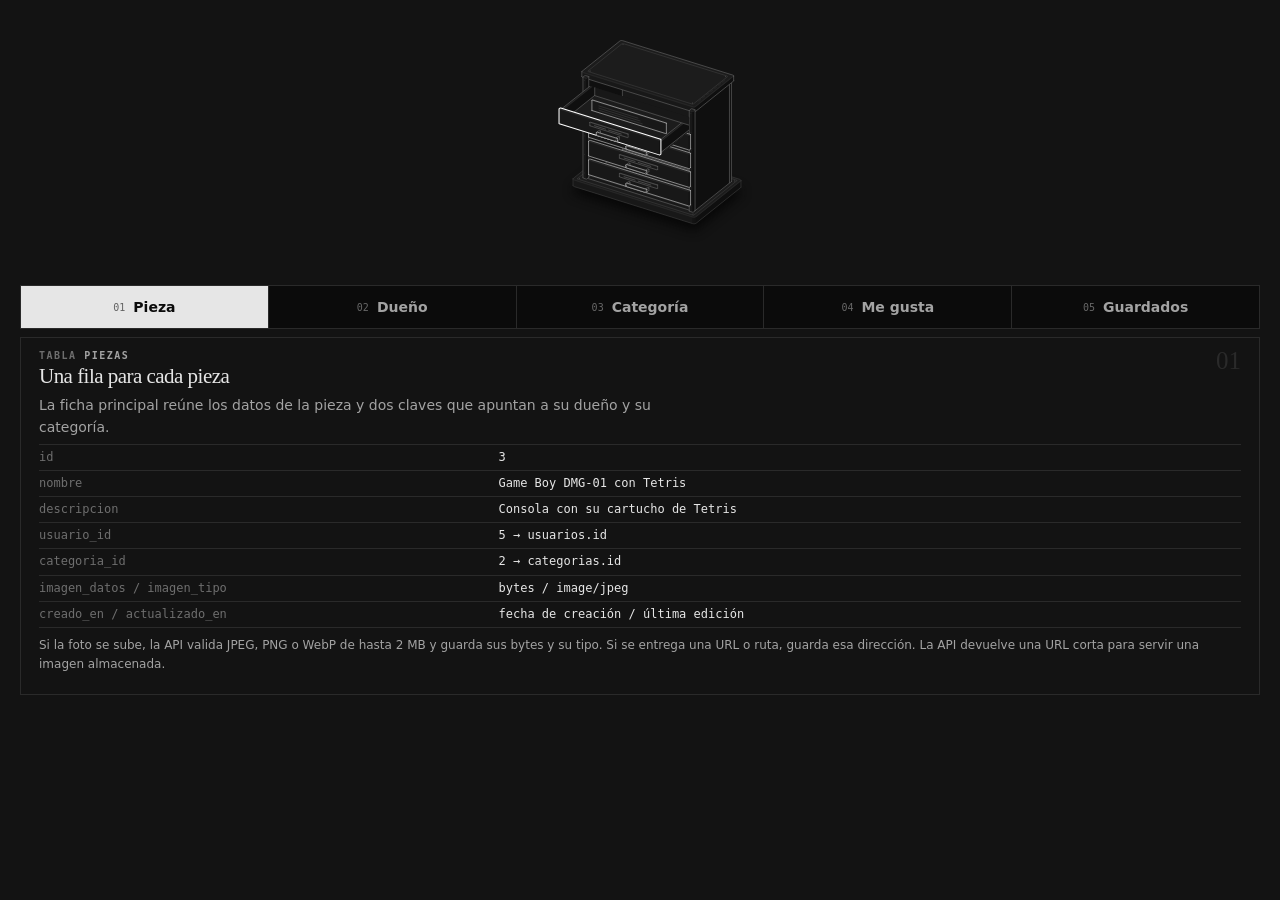
<file: presentacion-anatomy/vitrina-dark.html>
<!doctype html><html lang="es"><head><meta charset="utf-8"><meta name="viewport" content="width=device-width, initial-scale=1"><title>Cómo guarda Vitrina sus piezas · PostgreSQL</title><style>
.iso{
  --anatomy-page:#0b0b0b;--anatomy-card:#131313;--anatomy-text:#a3a3a3;--anatomy-strong:#e6e6e6;--anatomy-muted:#6e6e6e;
  --anatomy-paper:#131313;--anatomy-face:#1b1b1b;--anatomy-top:#1c1c1c;
  --anatomy-shade-0:#0f0f0f;--anatomy-shade-1:#121212;--anatomy-shade-2:#151515;--anatomy-shade-3:#181818;
  --anatomy-lit-top:#262626;--anatomy-lit-shade:#1d1d1d;
  --anatomy-hi:#d4d4d4;--anatomy-mid:#6a6a6a;--anatomy-lo:#3e3e3e;--anatomy-faint:#2a2a2a;--anatomy-lit:#ffffff;
  --anatomy-halo:#050505;--anatomy-halo-opacity:.9;--anatomy-dot:#e6e6e6;
  --anatomy-red:#ff6b6b;--anatomy-green:#6be0a0;--anatomy-blue:#6b9bff;
  --anatomy-weight:.6px;--anatomy-ease:cubic-bezier(.32,.72,0,1);
  --anatomy-mono:ui-monospace,"SF Mono",Menlo,Consolas,monospace;
  --anatomy-lift:inset 0 1px 0 0 #ffffff0a,inset 0 0 0 1px #ffffff06,0 0 0 1px #00000026,0 1px 1px -.5px #00000014,0 3px 3px -1.5px #00000014,0 6px 6px -3px #00000014,0 12px 12px -6px #00000014;
}
.iso[data-theme="light"]{
  --anatomy-page:#f2f2ef;--anatomy-card:#fbfbfa;--anatomy-text:#57575a;--anatomy-strong:#18181a;--anatomy-muted:#8c8c90;
  --anatomy-paper:#fbfbfa;--anatomy-face:#ffffff;--anatomy-top:#ffffff;
  --anatomy-shade-0:#dcdcd9;--anatomy-shade-1:#e5e5e2;--anatomy-shade-2:#ededea;--anatomy-shade-3:#f4f4f1;
  --anatomy-lit-top:#ffffff;--anatomy-lit-shade:#eeeeeb;
  --anatomy-hi:#26262a;--anatomy-mid:#8a8a8f;--anatomy-lo:#b4b4b8;--anatomy-faint:#d4d4d6;--anatomy-lit:#000000;
  --anatomy-halo:#8a8a80;--anatomy-halo-opacity:.32;--anatomy-dot:#3a3a3e;
  --anatomy-red:#e5484d;--anatomy-green:#30a46c;--anatomy-blue:#3e63dd;
  --anatomy-lift:inset 0 1px 0 0 #ffffff,0 0 0 1px #0000000f,0 1px 1px -.5px #0000000a,0 3px 3px -1.5px #0000000a,0 6px 6px -3px #0000000a,0 12px 12px -6px #0000000a;
}
.iso-svg{display:block;width:100%;height:auto;overflow:visible}
.iso-svg path,.iso-svg circle{vector-effect:non-scaling-stroke}
.iso-fill{fill:var(--anatomy-paper);stroke:none}
.iso-solid[data-lit]>.iso-fill{fill:var(--anatomy-face)}
.iso-shade,.iso-top{stroke:none}
.iso-shade[data-shade="0"]{fill:var(--anatomy-shade-0)}
.iso-shade[data-shade="1"]{fill:var(--anatomy-shade-1)}
.iso-shade[data-shade="2"]{fill:var(--anatomy-shade-2)}
.iso-shade[data-shade="3"]{fill:var(--anatomy-shade-3)}
.iso-top{fill:var(--anatomy-top)}
.iso-solid[data-lit]>.iso-top{fill:var(--anatomy-lit-top)}
.iso-solid[data-lit]>.iso-shade{fill:var(--anatomy-lit-shade)}
.iso-solid[data-seamless]>.iso-shade,.iso-solid[data-seamless]>.iso-top{stroke-width:.4;stroke-linejoin:round}
.iso-solid[data-seamless]>.iso-shade[data-shade="0"]{stroke:var(--anatomy-shade-0)}
.iso-solid[data-seamless]>.iso-shade[data-shade="1"]{stroke:var(--anatomy-shade-1)}
.iso-solid[data-seamless]>.iso-shade[data-shade="2"]{stroke:var(--anatomy-shade-2)}
.iso-solid[data-seamless]>.iso-shade[data-shade="3"]{stroke:var(--anatomy-shade-3)}
.iso-solid[data-seamless]>.iso-top{stroke:var(--anatomy-top)}
.iso-solid[data-seamless][data-lit]>.iso-top{stroke:var(--anatomy-lit-top)}
.iso-solid[data-seamless][data-lit]>.iso-shade{stroke:var(--anatomy-lit-shade)}
.iso-solid[data-lit]>.iso-edge{stroke:var(--anatomy-lit)}
.iso-halo{fill:var(--anatomy-halo);stroke:none;filter:blur(9px);opacity:var(--anatomy-halo-opacity);transform:translateY(3px)}
.iso-line{fill:none;stroke:var(--anatomy-lo);stroke-width:var(--anatomy-weight);stroke-linecap:round;stroke-linejoin:round}
.iso-line[data-tone="hi"]{stroke:var(--anatomy-hi)}
.iso-line[data-tone="mid"]{stroke:var(--anatomy-mid)}
.iso-line[data-tone="lo"]{stroke:var(--anatomy-lo)}
.iso-line[data-tone="faint"]{stroke:var(--anatomy-faint)}
.iso-line[data-tone="lit"]{stroke:var(--anatomy-lit)}
.iso-line[data-tone="red"]{stroke:var(--anatomy-red)}
.iso-line[data-tone="green"]{stroke:var(--anatomy-green)}
.iso-line[data-tone="blue"]{stroke:var(--anatomy-blue)}
.iso-line[data-dotted]{stroke-dasharray:.01 3.5;stroke-width:1}
.iso-line[data-dashed]{stroke-dasharray:3 3}
.iso-line[data-flow]{stroke-dasharray:2 6}
.iso-wire-end{fill:var(--anatomy-paper);stroke:var(--anatomy-lo);stroke-width:var(--anatomy-weight)}
.iso-wire[data-tone="hi"] .iso-wire-end{stroke:var(--anatomy-hi)}
.iso-wire[data-tone="mid"] .iso-wire-end{stroke:var(--anatomy-mid)}
.iso-wire[data-tone="faint"] .iso-wire-end{stroke:var(--anatomy-faint)}
.iso-wire[data-tone="lit"] .iso-wire-end{stroke:var(--anatomy-lit)}
.iso-dots circle{fill:var(--anatomy-dot);stroke:none;opacity:.32}
.iso-dots[data-tone="hi"] circle{opacity:.85}
.iso-dots[data-tone="mid"] circle{opacity:.45}
.iso-dots[data-tone="lo"] circle{opacity:.22}
.iso-dots[data-tone="faint"] circle{opacity:.12}
.iso-face-text{fill:var(--anatomy-mid);font-family:var(--anatomy-mono);letter-spacing:.04em}
.iso-face-text[data-tone="hi"]{fill:var(--anatomy-hi)}
.iso-face-text[data-tone="lo"]{fill:var(--anatomy-lo)}
.iso-face-text[data-tone="faint"]{fill:var(--anatomy-faint)}
.tb-body{fill:var(--anatomy-shade-2);stroke:none}
.tb-shine{fill:var(--anatomy-top);stroke:none}
.tb-shade{fill:var(--anatomy-shade-0);stroke:none}
.tb-ring{fill:none;stroke:var(--anatomy-lo);stroke-width:.45;stroke-linecap:butt;stroke-linejoin:round}
.tb-ring[data-tone="mid"]{stroke:var(--anatomy-mid)}
.tb-ring[data-tone="faint"]{stroke:var(--anatomy-faint)}
.tb-ring[data-tone="hi"]{stroke:var(--anatomy-hi)}
@keyframes iso-flow{to{stroke-dashoffset:-32}}
@keyframes iso-pulse{0%,100%{opacity:.18}12%{opacity:1}40%{opacity:.18}}
.iso-line[data-flow]{animation:iso-flow 1600ms linear infinite}
.iso-dots circle[data-pulse]{animation:iso-pulse 1600ms steps(1,end) infinite;animation-delay:var(--pulse-at,0ms)}
.iso-figure{margin:32px 0 36px}
.iso-plate{position:relative;padding:52px 24px;border-radius:0;background:var(--anatomy-card);box-shadow:0 0 0 1px var(--anatomy-mid);--anatomy-paper:var(--anatomy-card)}
.iso-plate-corners{position:absolute;inset:18px 20px;pointer-events:none}
.iso-plate-corner{position:absolute;color:var(--anatomy-muted);font-family:var(--anatomy-mono);font-size:10.5px;line-height:1;letter-spacing:.04em;white-space:nowrap}
.iso-plate-corner[data-corner="fig"]{top:0;left:0;color:var(--anatomy-text)}
.iso-plate-corner[data-corner="title"]{top:0;right:0;text-transform:uppercase;letter-spacing:.1em}
.iso-plate-corner[data-corner="hint"]{bottom:0;left:0;text-transform:uppercase;letter-spacing:.1em}
.iso-plate-corner[data-corner="readout"]{right:0;bottom:0;color:var(--anatomy-text);font-variant-numeric:tabular-nums}
.iso-plate .iso-svg{margin:0 auto}
.iso-legend{display:grid;gap:8px;margin-top:12px;color:var(--anatomy-muted);font-size:13px;line-height:1.55}
.iso-keys{display:flex;flex-wrap:wrap;gap:6px 18px}
.iso-key{display:inline-flex;align-items:center;gap:7px}
.iso-swatch{width:16px;height:10px;flex:none;overflow:visible}
.iso-swatch path{fill:none;stroke:var(--anatomy-hi);stroke-width:1;vector-effect:non-scaling-stroke;stroke-linejoin:round;stroke-linecap:round}
.iso-swatch[data-mark="raised"] path,.iso-swatch[data-mark="flat"] path{stroke:var(--anatomy-mid)}
.iso-swatch[data-mark="lit"] path{stroke:var(--anatomy-lit)}
.iso-swatch[data-mark="dim"] path{stroke:var(--anatomy-lo)}
.iso-swatch[data-mark="dotted"] path{stroke-dasharray:.01 3;stroke-width:1.4}
.iso-swatch[data-mark="dashed"] path{stroke-dasharray:3 2.5}
.iso-swatch[data-mark="red"] path{stroke:var(--anatomy-red)}
.iso-swatch[data-mark="green"] path{stroke:var(--anatomy-green)}
.iso-swatch[data-mark="blue"] path{stroke:var(--anatomy-blue)}
.iso-swatch-crease{stroke:var(--anatomy-lo)!important}
@media (max-width:560px){.iso-plate{padding:48px 12px 70px}.iso-plate-corner[data-corner="hint"]{bottom:18px}}
@media (prefers-reduced-motion:reduce){.iso-line[data-flow],.iso-dots circle[data-pulse]{animation:none}}

*{box-sizing:border-box}
html{color-scheme:dark}
body[data-theme="light"]{color-scheme:light}
body{margin:0;background:var(--anatomy-page);color:var(--anatomy-text);font:14px/1.6 ui-sans-serif,system-ui,-apple-system,"Segoe UI",sans-serif;-webkit-font-smoothing:antialiased}
.iso-page{width:min(880px,100% - 32px);margin:64px auto 96px}
</style>
<style>
body { --display:Georgia, 'Times New Roman',serif; }
.iso-page { width:min(880px,calc(100% - 36px)); margin:70px auto 100px; }
.intro { max-width:680px; margin:0 0 38px; }
.eyebrow,.section-head,.detail-kicker { font:600 10px/1.2 var(--anatomy-mono); letter-spacing:.15em; color:var(--anatomy-muted); }
.eyebrow span { margin:0 5px; color:var(--anatomy-lo); }
h1 { margin:18px 0 18px; color:var(--anatomy-strong); font:500 clamp(42px,7.2vw,70px)/1.02 var(--display); letter-spacing:-.045em; }
h1 em { font-weight:400; }
.intro > p:last-child { max-width:560px; font-size:15px; line-height:1.7; margin:0; }
.iso-plate { box-shadow:0 0 0 1px var(--anatomy-faint); padding:36px 24px 43px; }
.iso-stage { outline-offset:4px; }
.iso-stage:focus-visible { outline:2px solid var(--anatomy-mid); }
.iso-plate .iso-svg { max-width:720px; }
.drawer-inside { opacity:0; transition:opacity .18s ease; }
.drawer[data-active="true"] .drawer-inside { opacity:1; }
.drawer[data-active="true"] .drawer-front .iso-edge { stroke:var(--anatomy-lit); stroke-width:1.05; }
.drawer[data-active="true"] .drawer-front .iso-top { fill:var(--anatomy-lit-top); }
.iso-legend { margin:18px 0 0; }
.explorer { margin:40px 0 0; }
.section-head { display:flex; justify-content:space-between; gap:12px; padding:0 0 13px; border-bottom:1px solid var(--anatomy-faint); }
.modes { display:grid; grid-template-columns:repeat(5,minmax(0,1fr)); gap:1px; background:var(--anatomy-faint); border:1px solid var(--anatomy-faint); margin:0 0 18px; }
.mode { display:flex; align-items:center; gap:8px; justify-content:center; min-height:56px; background:var(--anatomy-page); color:var(--anatomy-text); border:0; cursor:pointer; font:600 12px/1.3 system-ui,sans-serif; transition:background .18s,color .18s; }
.mode:hover,.mode:focus-visible { background:var(--anatomy-card); color:var(--anatomy-strong); outline-offset:-3px; }
.mode[aria-pressed="true"] { background:var(--anatomy-strong); color:var(--anatomy-page); }
.mode-index { font:10px var(--anatomy-mono); opacity:.6; }
.detail { background:var(--anatomy-card); border:1px solid var(--anatomy-faint); padding:28px 32px 30px; }
.detail-top { display:flex; align-items:flex-start; justify-content:space-between; gap:16px; }
.detail-kicker { margin:0 0 10px; text-transform:uppercase; }
.detail-kicker span { color:var(--anatomy-text); }
h2 { color:var(--anatomy-strong); font:500 29px/1.14 var(--display); letter-spacing:-.025em; margin:0; }
.detail-number { font:38px/.9 var(--display); color:var(--anatomy-faint); }
.description { max-width:650px; margin:14px 0 20px; }
.rows { border-top:1px solid var(--anatomy-faint); margin:0; }
.row { display:grid; grid-template-columns:minmax(165px,.9fr) 1.5fr; gap:14px; padding:8px 0; border-bottom:1px solid var(--anatomy-faint); }
dt { font:11px/1.6 var(--anatomy-mono); color:var(--anatomy-muted); overflow-wrap:anywhere; }
dd { margin:0; color:var(--anatomy-strong); font:12px/1.6 var(--anatomy-mono); overflow-wrap:anywhere; }
.note { margin:20px 0 0; color:var(--anatomy-text); font-size:13px; }
.how { margin-top:60px; }
.how h2 { margin:13px 0 22px; }
.steps { display:grid; grid-template-columns:repeat(3,1fr); gap:28px; }
.steps div { border-top:1px solid var(--anatomy-faint); padding-top:14px; }
.steps strong { font:600 11px var(--anatomy-mono); color:var(--anatomy-strong); }
.steps p,.last-note { font-size:13px; line-height:1.7; }
.last-note { margin-top:24px; color:var(--anatomy-muted); }
code { font-family:var(--anatomy-mono); }
@media(max-width:600px) { .iso-page{margin-top:42px} .iso-plate{padding:42px 9px 58px} .intro{margin-bottom:27px} .modes{grid-template-columns:repeat(3,1fr)} .mode{min-height:48px} .detail{padding:23px 20px} .row{grid-template-columns:1fr;gap:1px} .steps{grid-template-columns:1fr;gap:9px} .section-head span:last-child{display:none} }
@media(prefers-reduced-motion:reduce){.mode,.drawer-inside{transition:none}}
</style></head><body class="iso" data-theme="dark"><main class="iso-page"><header class="intro"><p class="eyebrow">ANATOMÍA DE UNA PIEZA <span> / </span> VITRINA</p><h1>Una colección,<br><em>muchas conexiones.</em></h1><p>Recorre una pieza de ejemplo y descubre cómo PostgreSQL relaciona su ficha, su dueño y las personas que interactúan con ella.</p></header><figure class="iso-figure"><div class="iso-plate"><div class="iso-plate-corners" aria-hidden="true"><span class="iso-plate-corner" data-corner="fig">Fig. 01</span><span class="iso-plate-corner" data-corner="title">PostgreSQL / Vitrina</span><span class="iso-plate-corner" data-corner="hint">Elige un cajón</span><span class="iso-plate-corner" data-corner="readout" data-readout>01 / 05 · piezas</span></div><div class="iso-stage" tabindex="0" role="group" aria-label="Archivador interactivo. Usa las flechas izquierda y derecha para elegir una tabla."><svg xmlns="http://www.w3.org/2000/svg" class="iso-svg" viewBox="0 0 720 440" role="img" aria-label="Archivador isométrico con cinco cajones. Cada cajón representa una tabla relacionada con las piezas de Vitrina y el seleccionado se desliza hacia el lector."><path class="iso-halo" d="M252.8 286.6L252.8 286.2L253.1 285.7L253.4 285.3L324.3 228.6L324.8 228.3L325.5 228L326.3 227.8L327.1 227.6L328 227.6L328.8 227.6L329.7 227.7L330.5 227.9L519.5 287L520.2 287.3L520.7 287.6L521.2 288L521.5 288.4L521.6 288.8L521.6 294L521.5 294.4L521.3 294.8L520.9 295.2L450 351.9L449.5 352.3L448.8 352.5L448.1 352.8L447.2 352.9L446.4 353L445.5 352.9L444.7 352.8L443.9 352.6L254.9 293.6L254.2 293.3L253.6 293L253.2 292.6L252.9 292.2L252.8 291.7Z"/><g class="iso-solid"><path class="iso-fill" d="M328.7 240.9L328.9 240.6L333.6 236.9L334 236.6L334.5 236.5L335.1 236.5L335.7 236.6L344.5 239.4L344.9 239.6L345.1 239.8L345.2 240.1L345.2 247.8L344.9 248.1L340.2 251.9L339.8 252.1L339.3 252.2L338.7 252.2L338.2 252.1L329.4 249.4L328.9 249.2L328.7 248.9L328.7 248.6Z"/><path class="iso-shade" data-shade="0" d="M345.2 247.8L344.9 248.1L344.9 240.4L345.2 240.1ZM344.9 248.1L340.2 251.9L340.2 244.2L344.9 240.4ZM340.2 251.9L339.8 252.1L339.8 244.4L340.2 244.2Z"/><path class="iso-shade" data-shade="1" d="M339.8 252.1L339.3 252.2L339.3 244.5L339.8 244.4ZM339.3 252.2L338.7 252.2L338.7 244.5L339.3 244.5Z"/><path class="iso-shade" data-shade="2" d="M338.7 252.2L338.2 252.1L338.2 244.4L338.7 244.5Z"/><path class="iso-shade" data-shade="3" d="M338.2 252.1L329.4 249.4L329.4 241.7L338.2 244.4ZM329.4 249.4L328.9 249.2L328.9 241.5L329.4 241.7ZM328.9 249.2L328.7 248.9L328.7 241.2L328.9 241.5ZM328.7 248.9L328.7 248.6L328.7 240.9L328.7 241.2Z"/><path class="iso-top" d="M344.5 239.4L344.9 239.6L345.1 239.8L345.2 240.1L344.9 240.4L340.2 244.2L339.8 244.4L339.3 244.5L338.7 244.5L338.2 244.4L329.4 241.7L328.9 241.5L328.7 241.2L328.7 240.9L328.9 240.6L333.6 236.9L334 236.6L334.5 236.5L335.1 236.5L335.7 236.6Z"/><path class="iso-line iso-crease" data-tone="faint" d="M345.2 240.1L344.9 240.4L340.2 244.2L339.8 244.4L339.3 244.5L338.7 244.5L338.2 244.4L329.4 241.7L328.9 241.5L328.7 241.2L328.7 240.9"/><path class="iso-line iso-bevel" data-tone="faint" d="M345.2 240.1L344.2 240.2L339.6 243.9L339.3 244.1L339.1 244.1L338.9 244.1L338.5 244L329.9 241.3L329.6 241.2L329.5 241.1L328.7 240.9"/><path class="iso-line iso-edge" data-tone="lo" d="M328.7 240.9L328.9 240.6L333.6 236.9L334 236.6L334.5 236.5L335.1 236.5L335.7 236.6L344.5 239.4L344.9 239.6L345.1 239.8L345.2 240.1M345.2 247.8L344.9 248.1L340.2 251.9L339.8 252.1L339.3 252.2L338.7 252.2L338.2 252.1L329.4 249.4L328.9 249.2L328.7 248.9L328.7 248.6M345.2 240.1L345.2 247.8M328.7 240.9L328.7 248.6"/></g><g class="iso-solid"><path class="iso-fill" d="M481.2 288.5L481.4 288.3L486.1 284.5L486.5 284.3L487 284.2L487.6 284.2L488.1 284.3L497 287L497.4 287.2L497.6 287.5L497.6 287.8L497.6 295.5L497.4 295.8L492.7 299.5L492.3 299.7L491.8 299.9L491.2 299.9L490.7 299.8L481.8 297L481.4 296.8L481.2 296.6L481.2 296.3Z"/><path class="iso-shade" data-shade="0" d="M497.6 295.5L497.4 295.8L497.4 288L497.6 287.8ZM497.4 295.8L492.7 299.5L492.7 291.8L497.4 288ZM492.7 299.5L492.3 299.7L492.3 292L492.7 291.8Z"/><path class="iso-shade" data-shade="1" d="M492.3 299.7L491.8 299.9L491.8 292.1L492.3 292ZM491.8 299.9L491.2 299.9L491.2 292.2L491.8 292.1Z"/><path class="iso-shade" data-shade="2" d="M491.2 299.9L490.7 299.8L490.7 292.1L491.2 292.2Z"/><path class="iso-shade" data-shade="3" d="M490.7 299.8L481.8 297L481.8 289.3L490.7 292.1ZM481.8 297L481.4 296.8L481.4 289.1L481.8 289.3ZM481.4 296.8L481.2 296.6L481.2 288.8L481.4 289.1ZM481.2 296.6L481.2 296.3L481.2 288.5L481.2 288.8Z"/><path class="iso-top" d="M497 287L497.4 287.2L497.6 287.5L497.6 287.8L497.4 288L492.7 291.8L492.3 292L491.8 292.1L491.2 292.2L490.7 292.1L481.8 289.3L481.4 289.1L481.2 288.8L481.2 288.5L481.4 288.3L486.1 284.5L486.5 284.3L487 284.2L487.6 284.2L488.1 284.3Z"/><path class="iso-line iso-crease" data-tone="faint" d="M497.6 287.8L497.4 288L492.7 291.8L492.3 292L491.8 292.1L491.2 292.2L490.7 292.1L481.8 289.3L481.4 289.1L481.2 288.8L481.2 288.5"/><path class="iso-line iso-bevel" data-tone="faint" d="M497.6 287.8L496.7 287.9L492.1 291.6L491.8 291.7L491.6 291.7L491.3 291.8L491 291.7L482.3 289L482.1 288.9L482 288.7L481.2 288.5"/><path class="iso-line iso-edge" data-tone="lo" d="M481.2 288.5L481.4 288.3L486.1 284.5L486.5 284.3L487 284.2L487.6 284.2L488.1 284.3L497 287L497.4 287.2L497.6 287.5L497.6 287.8M497.6 295.5L497.4 295.8L492.7 299.5L492.3 299.7L491.8 299.9L491.2 299.9L490.7 299.8L481.8 297L481.4 296.8L481.2 296.6L481.2 296.3M497.6 287.8L497.6 295.5M481.2 288.5L481.2 296.3"/></g><g class="iso-solid"><path class="iso-fill" d="M276.7 282.5L276.9 282.2L281.6 278.4L282 278.2L282.6 278.1L283.1 278.1L283.7 278.2L292.5 281L292.9 281.2L293.2 281.4L293.2 281.7L293.2 289.4L293 289.7L288.3 293.5L287.9 293.7L287.3 293.8L286.7 293.8L286.2 293.7L277.4 291L277 290.8L276.7 290.5L276.7 290.2Z"/><path class="iso-shade" data-shade="0" d="M293.2 289.4L293 289.7L293 282L293.2 281.7ZM293 289.7L288.3 293.5L288.3 285.8L293 282ZM288.3 293.5L287.9 293.7L287.9 286L288.3 285.8Z"/><path class="iso-shade" data-shade="1" d="M287.9 293.7L287.3 293.8L287.3 286.1L287.9 286ZM287.3 293.8L286.7 293.8L286.7 286.1L287.3 286.1Z"/><path class="iso-shade" data-shade="2" d="M286.7 293.8L286.2 293.7L286.2 286L286.7 286.1Z"/><path class="iso-shade" data-shade="3" d="M286.2 293.7L277.4 291L277.4 283.2L286.2 286ZM277.4 291L277 290.8L277 283L277.4 283.2ZM277 290.8L276.7 290.5L276.7 282.8L277 283ZM276.7 290.5L276.7 290.2L276.7 282.5L276.7 282.8Z"/><path class="iso-top" d="M292.5 281L292.9 281.2L293.2 281.4L293.2 281.7L293 282L288.3 285.8L287.9 286L287.3 286.1L286.7 286.1L286.2 286L277.4 283.2L277 283L276.7 282.8L276.7 282.5L276.9 282.2L281.6 278.4L282 278.2L282.6 278.1L283.1 278.1L283.7 278.2Z"/><path class="iso-line iso-crease" data-tone="faint" d="M293.2 281.7L293 282L288.3 285.8L287.9 286L287.3 286.1L286.7 286.1L286.2 286L277.4 283.2L277 283L276.7 282.8L276.7 282.5"/><path class="iso-line iso-bevel" data-tone="faint" d="M293.2 281.7L292.2 281.8L287.6 285.5L287.4 285.6L287.1 285.7L286.9 285.7L286.6 285.6L277.9 282.9L277.6 282.8L277.5 282.7L276.7 282.5"/><path class="iso-line iso-edge" data-tone="lo" d="M276.7 282.5L276.9 282.2L281.6 278.4L282 278.2L282.6 278.1L283.1 278.1L283.7 278.2L292.5 281L292.9 281.2L293.2 281.4L293.2 281.7M293.2 289.4L293 289.7L288.3 293.5L287.9 293.7L287.3 293.8L286.7 293.8L286.2 293.7L277.4 291L277 290.8L276.7 290.5L276.7 290.2M293.2 281.7L293.2 289.4M276.7 282.5L276.7 290.2"/></g><g class="iso-solid"><path class="iso-fill" d="M429.2 330.1L429.4 329.9L434.1 326.1L434.5 325.9L435 325.7L435.6 325.7L436.2 325.8L445 328.6L445.4 328.8L445.6 329.1L445.7 329.3L445.7 337.1L445.5 337.3L440.7 341.1L440.3 341.3L439.8 341.5L439.2 341.5L438.7 341.4L429.9 338.6L429.4 338.4L429.2 338.1L429.2 337.8Z"/><path class="iso-shade" data-shade="0" d="M445.7 337.1L445.5 337.3L445.5 329.6L445.7 329.3ZM445.5 337.3L440.7 341.1L440.7 333.4L445.5 329.6ZM440.7 341.1L440.3 341.3L440.3 333.6L440.7 333.4Z"/><path class="iso-shade" data-shade="1" d="M440.3 341.3L439.8 341.5L439.8 333.7L440.3 333.6ZM439.8 341.5L439.2 341.5L439.2 333.7L439.8 333.7Z"/><path class="iso-shade" data-shade="2" d="M439.2 341.5L438.7 341.4L438.7 333.6L439.2 333.7Z"/><path class="iso-shade" data-shade="3" d="M438.7 341.4L429.9 338.6L429.9 330.9L438.7 333.6ZM429.9 338.6L429.4 338.4L429.4 330.7L429.9 330.9ZM429.4 338.4L429.2 338.1L429.2 330.4L429.4 330.7ZM429.2 338.1L429.2 337.8L429.2 330.1L429.2 330.4Z"/><path class="iso-top" d="M445 328.6L445.4 328.8L445.6 329.1L445.7 329.3L445.5 329.6L440.7 333.4L440.3 333.6L439.8 333.7L439.2 333.7L438.7 333.6L429.9 330.9L429.4 330.7L429.2 330.4L429.2 330.1L429.4 329.9L434.1 326.1L434.5 325.9L435 325.7L435.6 325.7L436.2 325.8Z"/><path class="iso-line iso-crease" data-tone="faint" d="M445.7 329.3L445.5 329.6L440.7 333.4L440.3 333.6L439.8 333.7L439.2 333.7L438.7 333.6L429.9 330.9L429.4 330.7L429.2 330.4L429.2 330.1"/><path class="iso-line iso-bevel" data-tone="faint" d="M445.7 329.3L444.7 329.4L440.1 333.1L439.9 333.3L439.6 333.3L439.4 333.3L439 333.3L430.4 330.6L430.1 330.4L430 330.3L429.2 330.1"/><path class="iso-line iso-edge" data-tone="lo" d="M429.2 330.1L429.4 329.9L434.1 326.1L434.5 325.9L435 325.7L435.6 325.7L436.2 325.8L445 328.6L445.4 328.8L445.6 329.1L445.7 329.3M445.7 337.1L445.5 337.3L440.7 341.1L440.3 341.3L439.8 341.5L439.2 341.5L438.7 341.4L429.9 338.6L429.4 338.4L429.2 338.1L429.2 337.8M445.7 329.3L445.7 337.1M429.2 330.1L429.2 337.8"/></g><g class="iso-solid"><path class="iso-fill" d="M252.8 273.3L253.4 272.5L324.3 215.8L325.5 215.1L327.1 214.8L328.8 214.8L330.5 215.1L519.5 274.1L520.7 274.7L521.5 275.5L521.5 276.4L521.5 286.7L520.9 287.5L450 344.2L448.8 344.8L447.2 345.2L445.5 345.2L443.9 344.9L254.9 285.8L253.6 285.2L252.9 284.5L252.8 283.6Z"/><path class="iso-shade" data-shade="0" d="M521.5 286.7L520.9 287.5L520.9 277.2L521.5 276.4ZM520.9 287.5L450 344.2L450 333.9L520.9 277.2ZM450 344.2L448.8 344.8L448.8 334.5L450 333.9Z"/><path class="iso-shade" data-shade="1" d="M448.8 344.8L447.2 345.2L447.2 334.9L448.8 334.5ZM447.2 345.2L445.5 345.2L445.5 334.9L447.2 334.9Z"/><path class="iso-shade" data-shade="2" d="M445.5 345.2L443.9 344.9L443.9 334.6L445.5 334.9Z"/><path class="iso-shade" data-shade="3" d="M443.9 344.9L254.9 285.8L254.9 275.5L443.9 334.6ZM254.9 285.8L253.6 285.2L253.6 274.9L254.9 275.5ZM253.6 285.2L252.9 284.5L252.9 274.2L253.6 274.9ZM252.9 284.5L252.8 283.6L252.8 273.3L252.9 274.2Z"/><path class="iso-top" d="M519.5 274.1L520.7 274.7L521.5 275.5L521.5 276.4L520.9 277.2L450 333.9L448.8 334.5L447.2 334.9L445.5 334.9L443.9 334.6L254.9 275.5L253.6 274.9L252.9 274.2L252.8 273.3L253.4 272.5L324.3 215.8L325.5 215.1L327.1 214.8L328.8 214.8L330.5 215.1Z"/><path class="iso-line iso-crease" data-tone="faint" d="M521.5 276.4L520.9 277.2L450 333.9L448.8 334.5L447.2 334.9L445.5 334.9L443.9 334.6L254.9 275.5L253.6 274.9L252.9 274.2L252.8 273.3"/><path class="iso-line iso-bevel" data-tone="faint" d="M521.5 276.4L520.2 277L449.4 333.6L448.4 334.2L447.1 334.5L445.6 334.5L444.2 334.2L255.4 275.2L254.3 274.7L253.7 274.1L252.8 273.3"/><path class="iso-line iso-edge" data-tone="lo" d="M252.8 273.3L253.4 272.5L324.3 215.8L325.5 215.1L327.1 214.8L328.8 214.8L330.5 215.1L519.5 274.1L520.7 274.7L521.5 275.5L521.5 276.4M521.5 286.7L520.9 287.5L450 344.2L448.8 344.8L447.2 345.2L445.5 345.2L443.9 344.9L254.9 285.8L253.6 285.2L252.9 284.5L252.8 283.6M521.5 276.4L521.5 286.7M252.8 273.3L252.8 283.6"/></g><path class="iso-line" data-tone="lo" d="M515.1 276.2L445.8 331.7L259.3 273.4L328.6 218Z"/><g class="iso-dots" data-tone="mid"><circle cx="329.5" cy="220" r="0.65"/><circle cx="511" cy="276.7" r="0.65"/><circle cx="263.4" cy="272.9" r="0.65"/><circle cx="444.8" cy="329.6" r="0.65"/></g><g class="iso-solid"><path class="iso-fill" d="M275.4 266.7L275.6 266.4L331.6 221.6L332 221.4L332.5 221.3L333.1 221.3L333.6 221.4L497.4 272.6L497.8 272.8L498.1 273.1L498.1 273.3L498.1 278.5L497.9 278.8L442 323.5L441.6 323.7L441.1 323.8L440.5 323.8L439.9 323.7L276.1 272.6L275.7 272.4L275.5 272.1L275.4 271.8Z"/><path class="iso-shade" data-shade="0" d="M498.1 278.5L497.9 278.8L497.9 273.6L498.1 273.3ZM497.9 278.8L442 323.5L442 318.4L497.9 273.6ZM442 323.5L441.6 323.7L441.6 318.6L442 318.4Z"/><path class="iso-shade" data-shade="1" d="M441.6 323.7L441.1 323.8L441.1 318.7L441.6 318.6ZM441.1 323.8L440.5 323.8L440.5 318.7L441.1 318.7Z"/><path class="iso-shade" data-shade="2" d="M440.5 323.8L439.9 323.7L439.9 318.6L440.5 318.7Z"/><path class="iso-shade" data-shade="3" d="M439.9 323.7L276.1 272.6L276.1 267.4L439.9 318.6ZM276.1 272.6L275.7 272.4L275.7 267.2L276.1 267.4ZM275.7 272.4L275.5 272.1L275.5 266.9L275.7 267.2ZM275.5 272.1L275.4 271.8L275.4 266.7L275.5 266.9Z"/><path class="iso-top" d="M497.4 272.6L497.8 272.8L498.1 273.1L498.1 273.3L497.9 273.6L442 318.4L441.6 318.6L441.1 318.7L440.5 318.7L439.9 318.6L276.1 267.4L275.7 267.2L275.5 266.9L275.4 266.7L275.6 266.4L331.6 221.6L332 221.4L332.5 221.3L333.1 221.3L333.6 221.4Z"/><path class="iso-line iso-crease" data-tone="faint" d="M498.1 273.3L497.9 273.6L442 318.4L441.6 318.6L441.1 318.7L440.5 318.7L439.9 318.6L276.1 267.4L275.7 267.2L275.5 266.9L275.4 266.7"/><path class="iso-line iso-bevel" data-tone="faint" d="M498.1 273.3L497.2 273.4L441.3 318.1L441.1 318.2L440.9 318.3L440.6 318.3L440.3 318.2L276.6 267.1L276.4 267L276.3 266.8L275.4 266.7"/><path class="iso-line iso-edge" data-tone="mid" d="M275.4 266.7L275.6 266.4L331.6 221.6L332 221.4L332.5 221.3L333.1 221.3L333.6 221.4L497.4 272.6L497.8 272.8L498.1 273.1L498.1 273.3M498.1 278.5L497.9 278.8L442 323.5L441.6 323.7L441.1 323.8L440.5 323.8L439.9 323.7L276.1 272.6L275.7 272.4L275.5 272.1L275.4 271.8M498.1 273.3L498.1 278.5M275.4 266.7L275.4 271.8"/></g><g class="iso-solid"><path class="iso-fill" d="M327.9 63.4L328.1 63.1L329.7 61.8L330.1 61.6L330.6 61.5L331.2 61.5L331.7 61.6L505.6 115.9L506 116.1L506.3 116.4L506.3 116.7L506.3 277.5L506.1 277.8L504.5 279.1L504.1 279.3L503.6 279.4L503 279.4L502.5 279.3L328.6 225L328.1 224.8L327.9 224.5L327.9 224.2Z"/><path class="iso-shade" data-shade="0" d="M506.3 277.5L506.1 277.8L506.1 117L506.3 116.7ZM506.1 277.8L504.5 279.1L504.5 118.2L506.1 117ZM504.5 279.1L504.1 279.3L504.1 118.4L504.5 118.2Z"/><path class="iso-shade" data-shade="1" d="M504.1 279.3L503.6 279.4L503.6 118.6L504.1 118.4ZM503.6 279.4L503 279.4L503 118.6L503.6 118.6Z"/><path class="iso-shade" data-shade="2" d="M503 279.4L502.5 279.3L502.5 118.5L503 118.6Z"/><path class="iso-shade" data-shade="3" d="M502.5 279.3L328.6 225L328.6 64.1L502.5 118.5ZM328.6 225L328.1 224.8L328.1 63.9L328.6 64.1ZM328.1 224.8L327.9 224.5L327.9 63.7L328.1 63.9ZM327.9 224.5L327.9 224.2L327.9 63.4L327.9 63.7Z"/><path class="iso-top" d="M505.6 115.9L506 116.1L506.3 116.4L506.3 116.7L506.1 117L504.5 118.2L504.1 118.4L503.6 118.6L503 118.6L502.5 118.5L328.6 64.1L328.1 63.9L327.9 63.7L327.9 63.4L328.1 63.1L329.7 61.8L330.1 61.6L330.6 61.5L331.2 61.5L331.7 61.6Z"/><path class="iso-line iso-crease" data-tone="faint" d="M506.3 116.7L506.1 117L504.5 118.2L504.1 118.4L503.6 118.6L503 118.6L502.5 118.5L328.6 64.1L328.1 63.9L327.9 63.7L327.9 63.4"/><path class="iso-line iso-bevel" data-tone="faint" d="M506.3 116.7L505.4 116.8L503.9 118L503.6 118.1L503.4 118.2L503.1 118.2L502.8 118.1L329.1 63.8L328.8 63.7L328.7 63.6L327.9 63.4"/><path class="iso-line iso-edge" data-tone="mid" d="M327.9 63.4L328.1 63.1L329.7 61.8L330.1 61.6L330.6 61.5L331.2 61.5L331.7 61.6L505.6 115.9L506 116.1L506.3 116.4L506.3 116.7M506.3 277.5L506.1 277.8L504.5 279.1L504.1 279.3L503.6 279.4L503 279.4L502.5 279.3L328.6 225L328.1 224.8L327.9 224.5L327.9 224.2M506.3 116.7L506.3 277.5M327.9 63.4L327.9 224.2"/></g><g class="iso-solid"><path class="iso-fill" d="M270.4 109.4L270.6 109.1L326.5 64.4L326.9 64.1L327.4 64L328 64L328.6 64.1L331.1 64.9L331.5 65.1L331.7 65.4L331.8 65.7L331.8 226.5L331.6 226.8L275.6 271.5L275.3 271.7L274.7 271.9L274.1 271.9L273.6 271.8L271.1 271L270.7 270.8L270.4 270.5L270.4 270.2Z"/><path class="iso-shade" data-shade="0" d="M331.8 226.5L331.6 226.8L331.6 65.9L331.8 65.7ZM331.6 226.8L275.6 271.5L275.6 110.7L331.6 65.9ZM275.6 271.5L275.3 271.7L275.3 110.9L275.6 110.7Z"/><path class="iso-shade" data-shade="1" d="M275.3 271.7L274.7 271.9L274.7 111L275.3 110.9ZM274.7 271.9L274.1 271.9L274.1 111L274.7 111Z"/><path class="iso-shade" data-shade="2" d="M274.1 271.9L273.6 271.8L273.6 110.9L274.1 111Z"/><path class="iso-shade" data-shade="3" d="M273.6 271.8L271.1 271L271.1 110.1L273.6 110.9ZM271.1 271L270.7 270.8L270.7 109.9L271.1 110.1ZM270.7 270.8L270.4 270.5L270.4 109.7L270.7 109.9ZM270.4 270.5L270.4 270.2L270.4 109.4L270.4 109.7Z"/><path class="iso-top" d="M331.1 64.9L331.5 65.1L331.7 65.4L331.8 65.7L331.6 65.9L275.6 110.7L275.3 110.9L274.7 111L274.1 111L273.6 110.9L271.1 110.1L270.7 109.9L270.4 109.7L270.4 109.4L270.6 109.1L326.5 64.4L326.9 64.1L327.4 64L328 64L328.6 64.1Z"/><path class="iso-line iso-crease" data-tone="faint" d="M331.8 65.7L331.6 65.9L275.6 110.7L275.3 110.9L274.7 111L274.1 111L273.6 110.9L271.1 110.1L270.7 109.9L270.4 109.7L270.4 109.4"/><path class="iso-line iso-bevel" data-tone="faint" d="M331.8 65.7L330.8 65.8L275 110.4L274.8 110.5L274.5 110.6L274.3 110.6L274 110.5L271.6 109.8L271.3 109.7L271.2 109.6L270.4 109.4"/><path class="iso-line iso-edge" data-tone="mid" d="M270.4 109.4L270.6 109.1L326.5 64.4L326.9 64.1L327.4 64L328 64L328.6 64.1L331.1 64.9L331.5 65.1L331.7 65.4L331.8 65.7M331.8 226.5L331.6 226.8L275.6 271.5L275.3 271.7L274.7 271.9L274.1 271.9L273.6 271.8L271.1 271L270.7 270.8L270.4 270.5L270.4 270.2M331.8 65.7L331.8 226.5M270.4 109.4L270.4 270.2"/></g><g class="iso-solid"><path class="iso-fill" d="M441.8 162.9L442 162.6L497.9 117.9L498.3 117.7L498.8 117.6L499.4 117.6L499.9 117.7L502.5 118.5L502.9 118.7L503.1 118.9L503.1 119.2L503.1 280.1L502.9 280.3L447 325.1L446.6 325.3L446.1 325.4L445.5 325.4L445 325.3L442.5 324.5L442 324.3L441.8 324.1L441.8 323.8Z"/><path class="iso-shade" data-shade="0" d="M503.1 280.1L502.9 280.3L502.9 119.5L503.1 119.2ZM502.9 280.3L447 325.1L447 164.2L502.9 119.5ZM447 325.1L446.6 325.3L446.6 164.4L447 164.2Z"/><path class="iso-shade" data-shade="1" d="M446.6 325.3L446.1 325.4L446.1 164.5L446.6 164.4ZM446.1 325.4L445.5 325.4L445.5 164.6L446.1 164.5Z"/><path class="iso-shade" data-shade="2" d="M445.5 325.4L445 325.3L445 164.5L445.5 164.6Z"/><path class="iso-shade" data-shade="3" d="M445 325.3L442.5 324.5L442.5 163.7L445 164.5ZM442.5 324.5L442 324.3L442 163.5L442.5 163.7ZM442 324.3L441.8 324.1L441.8 163.2L442 163.5ZM441.8 324.1L441.8 323.8L441.8 162.9L441.8 163.2Z"/><path class="iso-top" d="M502.5 118.5L502.9 118.7L503.1 118.9L503.1 119.2L502.9 119.5L447 164.2L446.6 164.4L446.1 164.5L445.5 164.6L445 164.5L442.5 163.7L442 163.5L441.8 163.2L441.8 162.9L442 162.6L497.9 117.9L498.3 117.7L498.8 117.6L499.4 117.6L499.9 117.7Z"/><path class="iso-line iso-crease" data-tone="faint" d="M503.1 119.2L502.9 119.5L447 164.2L446.6 164.4L446.1 164.5L445.5 164.6L445 164.5L442.5 163.7L442 163.5L441.8 163.2L441.8 162.9"/><path class="iso-line iso-bevel" data-tone="faint" d="M503.1 119.2L502.2 119.3L446.4 164L446.2 164.1L445.9 164.1L445.7 164.2L445.3 164.1L443 163.3L442.7 163.2L442.6 163.1L441.8 162.9"/><path class="iso-line iso-edge" data-tone="mid" d="M441.8 162.9L442 162.6L497.9 117.9L498.3 117.7L498.8 117.6L499.4 117.6L499.9 117.7L502.5 118.5L502.9 118.7L503.1 118.9L503.1 119.2M503.1 280.1L502.9 280.3L447 325.1L446.6 325.3L446.1 325.4L445.5 325.4L445 325.3L442.5 324.5L442 324.3L441.8 324.1L441.8 323.8M503.1 119.2L503.1 280.1M441.8 162.9L441.8 323.8"/></g><g class="iso-solid"><path class="iso-fill" d="M266.9 101.8L267.3 101.2L327.9 52.7L328.7 52.3L329.8 52L330.9 52L332 52.2L508.4 107.3L509.3 107.7L509.8 108.3L509.8 108.9L509.8 116.6L509.4 117.1L448.8 165.6L448 166.1L446.9 166.3L445.8 166.3L444.7 166.1L268.2 111L267.4 110.6L266.9 110.1L266.9 109.5Z"/><path class="iso-shade" data-shade="0" d="M509.8 116.6L509.4 117.1L509.4 109.4L509.8 108.9ZM509.4 117.1L448.8 165.6L448.8 157.9L509.4 109.4ZM448.8 165.6L448 166.1L448 158.3L448.8 157.9Z"/><path class="iso-shade" data-shade="1" d="M448 166.1L446.9 166.3L446.9 158.6L448 158.3ZM446.9 166.3L445.8 166.3L445.8 158.6L446.9 158.6Z"/><path class="iso-shade" data-shade="2" d="M445.8 166.3L444.7 166.1L444.7 158.4L445.8 158.6Z"/><path class="iso-shade" data-shade="3" d="M444.7 166.1L268.2 111L268.2 103.3L444.7 158.4ZM268.2 111L267.4 110.6L267.4 102.9L268.2 103.3ZM267.4 110.6L266.9 110.1L266.9 102.3L267.4 102.9ZM266.9 110.1L266.9 109.5L266.9 101.8L266.9 102.3Z"/><path class="iso-top" d="M508.4 107.3L509.3 107.7L509.8 108.3L509.8 108.9L509.4 109.4L448.8 157.9L448 158.3L446.9 158.6L445.8 158.6L444.7 158.4L268.2 103.3L267.4 102.9L266.9 102.3L266.9 101.8L267.3 101.2L327.9 52.7L328.7 52.3L329.8 52L330.9 52L332 52.2Z"/><path class="iso-line iso-crease" data-tone="faint" d="M509.8 108.9L509.4 109.4L448.8 157.9L448 158.3L446.9 158.6L445.8 158.6L444.7 158.4L268.2 103.3L267.4 102.9L266.9 102.3L266.9 101.8"/><path class="iso-line iso-bevel" data-tone="faint" d="M509.8 108.9L508.7 109.2L448.1 157.7L447.5 158L446.7 158.2L445.9 158.2L445 158L268.7 102.9L268.1 102.6L267.7 102.2L266.9 101.8"/><path class="iso-line iso-edge" data-tone="mid" d="M266.9 101.8L267.3 101.2L327.9 52.7L328.7 52.3L329.8 52L330.9 52L332 52.2L508.4 107.3L509.3 107.7L509.8 108.3L509.8 108.9M509.8 116.6L509.4 117.1L448.8 165.6L448 166.1L446.9 166.3L445.8 166.3L444.7 166.1L268.2 111L267.4 110.6L266.9 110.1L266.9 109.5M509.8 108.9L509.8 116.6M266.9 101.8L266.9 109.5"/></g><path class="iso-line" data-tone="lo" d="M499.5 108.9L499.9 109.1L500.1 109.4L500.1 109.7L499.9 109.9L445.6 153.4L445.2 153.6L444.7 153.8L444.1 153.8L443.6 153.7L277.2 101.7L276.8 101.5L276.6 101.2L276.5 100.9L276.8 100.7L331.1 57.2L331.5 57L332 56.9L332.6 56.9L333.1 57Z"/><g class="iso-dots" data-tone="mid"><circle cx="332.8" cy="58.6" r="0.65"/><circle cx="496.6" cy="109.8" r="0.65"/><circle cx="280.1" cy="100.8" r="0.65"/><circle cx="443.9" cy="152" r="0.65"/></g><path class="iso-line" data-tone="faint" d="M495 116.3L495.2 116.4L495.3 116.6L495.2 116.7L492.3 119L492 119.1L491.7 119.2L491.5 119.1L491.1 119L490.9 118.9L490.8 118.7L490.9 118.6L493.8 116.3L494 116.2L494.3 116.1L494.6 116.2Z"/><path class="iso-line" data-tone="faint" d="M488.7 121.3L488.9 121.4L489 121.6L488.9 121.7L486 124.1L485.7 124.2L485.5 124.2L485.2 124.2L484.8 124L484.6 123.9L484.5 123.8L484.6 123.6L487.5 121.3L487.7 121.2L488 121.2L488.3 121.2Z"/><path class="iso-line" data-tone="faint" d="M482.4 126.4L482.6 126.5L482.7 126.6L482.6 126.8L479.7 129.1L479.5 129.2L479.2 129.2L478.9 129.2L478.5 129.1L478.3 129L478.2 128.8L478.3 128.7L481.2 126.3L481.4 126.2L481.7 126.2L482 126.3Z"/><path class="iso-line" data-tone="faint" d="M476.1 131.4L476.3 131.5L476.4 131.7L476.3 131.8L473.4 134.2L473.2 134.3L472.9 134.3L472.6 134.2L472.2 134.1L472 134L471.9 133.9L472 133.7L474.9 131.4L475.1 131.3L475.4 131.2L475.7 131.3Z"/><path class="iso-line" data-tone="faint" d="M469.8 136.5L470 136.6L470.1 136.7L470 136.9L467.1 139.2L466.9 139.3L466.6 139.3L466.3 139.3L465.9 139.2L465.7 139.1L465.6 138.9L465.7 138.8L468.6 136.4L468.8 136.3L469.1 136.3L469.4 136.3Z"/><path class="iso-line" data-tone="faint" d="M463.5 141.5L463.7 141.6L463.8 141.8L463.7 141.9L460.8 144.2L460.6 144.3L460.3 144.4L460 144.3L459.6 144.2L459.4 144.1L459.3 143.9L459.4 143.8L462.3 141.5L462.5 141.4L462.8 141.3L463.1 141.4Z"/><path class="iso-line" data-tone="faint" d="M457.2 146.5L457.4 146.6L457.5 146.8L457.4 146.9L454.5 149.3L454.3 149.4L454 149.4L453.7 149.4L453.3 149.2L453.1 149.1L453 149L453.1 148.8L456 146.5L456.2 146.4L456.5 146.4L456.8 146.4Z"/><g class="iso-solid"><path class="iso-fill" d="M268.7 110.7L268.9 110.5L271.6 108.3L271.9 108.2L272.3 108.1L272.8 108.1L273.2 108.2L277.5 109.5L277.8 109.6L278 109.9L278 110.1L278 270.9L277.9 271.2L275.2 273.3L274.9 273.5L274.4 273.6L274 273.6L273.5 273.5L269.3 272.2L268.9 272L268.7 271.8L268.7 271.6Z"/><path class="iso-shade" data-shade="0" d="M278 270.9L277.9 271.2L277.9 110.3L278 110.1ZM277.9 271.2L275.2 273.3L275.2 112.5L277.9 110.3ZM275.2 273.3L274.9 273.5L274.9 112.6L275.2 112.5Z"/><path class="iso-shade" data-shade="1" d="M274.9 273.5L274.4 273.6L274.4 112.7L274.9 112.6ZM274.4 273.6L274 273.6L274 112.7L274.4 112.7Z"/><path class="iso-shade" data-shade="2" d="M274 273.6L273.5 273.5L273.5 112.6L274 112.7Z"/><path class="iso-shade" data-shade="3" d="M273.5 273.5L269.3 272.2L269.3 111.3L273.5 112.6ZM269.3 272.2L268.9 272L268.9 111.1L269.3 111.3ZM268.9 272L268.7 271.8L268.7 110.9L268.9 111.1ZM268.7 271.8L268.7 271.6L268.7 110.7L268.7 110.9Z"/><path class="iso-top" d="M277.5 109.5L277.8 109.6L278 109.9L278 110.1L277.9 110.3L275.2 112.5L274.9 112.6L274.4 112.7L274 112.7L273.5 112.6L269.3 111.3L268.9 111.1L268.7 110.9L268.7 110.7L268.9 110.5L271.6 108.3L271.9 108.2L272.3 108.1L272.8 108.1L273.2 108.2Z"/><path class="iso-line iso-crease" data-tone="faint" d="M278 110.1L277.9 110.3L275.2 112.5L274.9 112.6L274.4 112.7L274 112.7L273.5 112.6L269.3 111.3L268.9 111.1L268.7 110.9L268.7 110.7"/><path class="iso-line iso-bevel" data-tone="faint" d="M278 110.1L277.1 110.1L274.5 112.2L274.4 112.3L274.3 112.3L274.1 112.3L273.9 112.3L269.8 111L269.6 110.9L269.5 110.8L268.7 110.7"/><path class="iso-line iso-edge" data-tone="mid" d="M268.7 110.7L268.9 110.5L271.6 108.3L271.9 108.2L272.3 108.1L272.8 108.1L273.2 108.2L277.5 109.5L277.8 109.6L278 109.9L278 110.1M278 270.9L277.9 271.2L275.2 273.3L274.9 273.5L274.4 273.6L274 273.6L273.5 273.5L269.3 272.2L268.9 272L268.7 271.8L268.7 271.6M278 110.1L278 270.9M268.7 110.7L268.7 271.6"/></g><g class="iso-solid"><path class="iso-fill" d="M438.8 163.9L439 163.6L441.7 161.5L442 161.3L442.4 161.2L442.9 161.2L443.3 161.3L447.6 162.6L447.9 162.8L448.1 163L448.1 163.2L448.1 324.1L448 324.3L445.3 326.5L445 326.6L444.6 326.7L444.1 326.7L443.7 326.6L439.4 325.3L439 325.2L438.8 324.9L438.8 324.7Z"/><path class="iso-shade" data-shade="0" d="M448.1 324.1L448 324.3L448 163.5L448.1 163.2ZM448 324.3L445.3 326.5L445.3 165.6L448 163.5ZM445.3 326.5L445 326.6L445 165.8L445.3 165.6Z"/><path class="iso-shade" data-shade="1" d="M445 326.6L444.6 326.7L444.6 165.9L445 165.8ZM444.6 326.7L444.1 326.7L444.1 165.9L444.6 165.9Z"/><path class="iso-shade" data-shade="2" d="M444.1 326.7L443.7 326.6L443.7 165.8L444.1 165.9Z"/><path class="iso-shade" data-shade="3" d="M443.7 326.6L439.4 325.3L439.4 164.5L443.7 165.8ZM439.4 325.3L439 325.2L439 164.3L439.4 164.5ZM439 325.2L438.8 324.9L438.8 164.1L439 164.3ZM438.8 324.9L438.8 324.7L438.8 163.9L438.8 164.1Z"/><path class="iso-top" d="M447.6 162.6L447.9 162.8L448.1 163L448.1 163.2L448 163.5L445.3 165.6L445 165.8L444.6 165.9L444.1 165.9L443.7 165.8L439.4 164.5L439 164.3L438.8 164.1L438.8 163.9L439 163.6L441.7 161.5L442 161.3L442.4 161.2L442.9 161.2L443.3 161.3Z"/><path class="iso-line iso-crease" data-tone="faint" d="M448.1 163.2L448 163.5L445.3 165.6L445 165.8L444.6 165.9L444.1 165.9L443.7 165.8L439.4 164.5L439 164.3L438.8 164.1L438.8 163.9"/><path class="iso-line iso-bevel" data-tone="faint" d="M448.1 163.2L447.2 163.3L444.6 165.4L444.5 165.4L444.4 165.5L444.2 165.5L444 165.4L439.9 164.1L439.7 164.1L439.6 164L438.8 163.9"/><path class="iso-line iso-edge" data-tone="mid" d="M438.8 163.9L439 163.6L441.7 161.5L442 161.3L442.4 161.2L442.9 161.2L443.3 161.3L447.6 162.6L447.9 162.8L448.1 163L448.1 163.2M448.1 324.1L448 324.3L445.3 326.5L445 326.6L444.6 326.7L444.1 326.7L443.7 326.6L439.4 325.3L439 325.2L438.8 324.9L438.8 324.7M448.1 163.2L448.1 324.1M438.8 163.9L438.8 324.7"/></g><g class="iso-dots" data-tone="lo"><circle cx="271.4" cy="263.8" r="0.5"/></g><g class="iso-dots" data-tone="lo"><circle cx="271.4" cy="234.2" r="0.5"/></g><g class="iso-dots" data-tone="lo"><circle cx="271.4" cy="204.6" r="0.5"/></g><g class="iso-dots" data-tone="lo"><circle cx="271.4" cy="175" r="0.5"/></g><g class="iso-dots" data-tone="lo"><circle cx="271.4" cy="145.4" r="0.5"/></g><g class="iso-dots" data-tone="lo"><circle cx="271.4" cy="115.8" r="0.5"/></g><g class="iso-dots" data-tone="lo"><circle cx="441.5" cy="317" r="0.5"/></g><g class="iso-dots" data-tone="lo"><circle cx="441.5" cy="287.4" r="0.5"/></g><g class="iso-dots" data-tone="lo"><circle cx="441.5" cy="257.8" r="0.5"/></g><g class="iso-dots" data-tone="lo"><circle cx="441.5" cy="228.2" r="0.5"/></g><g class="iso-dots" data-tone="lo"><circle cx="441.5" cy="198.6" r="0.5"/></g><g class="iso-dots" data-tone="lo"><circle cx="441.5" cy="169" r="0.5"/></g><g class="drawer" data-drawer="4" data-active="false" transform="translate(0 0)"><defs><clipPath id="drawer-clip-4" clipPathUnits="userSpaceOnUse"><path data-clip="4" d="M230.1 281.2L277.4 243.3L438.7 293.7L438.7 316.9L391.4 354.7L230.1 304.3Z" transform="translate(0 0)"/></clipPath></defs><g class="drawer-inside" clip-path="url(#drawer-clip-4)"><g class="iso-solid"><path class="iso-fill" d="M280.3 261.7L280.5 261.4L332.5 219.8L332.9 219.6L333.4 219.5L334 219.5L334.5 219.6L493.3 269.2L493.8 269.4L494 269.7L494 270L494 272.5L493.8 272.8L441.8 314.4L441.4 314.6L440.9 314.7L440.3 314.7L439.8 314.6L281 265L280.6 264.8L280.3 264.6L280.3 264.3Z"/><path class="iso-shade" data-shade="0" d="M494 272.5L493.8 272.8L493.8 270.2L494 270ZM493.8 272.8L441.8 314.4L441.8 311.8L493.8 270.2ZM441.8 314.4L441.4 314.6L441.4 312L441.8 311.8Z"/><path class="iso-shade" data-shade="1" d="M441.4 314.6L440.9 314.7L440.9 312.1L441.4 312ZM440.9 314.7L440.3 314.7L440.3 312.2L440.9 312.1Z"/><path class="iso-shade" data-shade="2" d="M440.3 314.7L439.8 314.6L439.8 312L440.3 312.2Z"/><path class="iso-shade" data-shade="3" d="M439.8 314.6L281 265L281 262.4L439.8 312ZM281 265L280.6 264.8L280.6 262.2L281 262.4ZM280.6 264.8L280.3 264.6L280.3 262L280.6 262.2ZM280.3 264.6L280.3 264.3L280.3 261.7L280.3 262Z"/><path class="iso-top" d="M493.3 269.2L493.8 269.4L494 269.7L494 270L493.8 270.2L441.8 311.8L441.4 312L440.9 312.1L440.3 312.2L439.8 312L281 262.4L280.6 262.2L280.3 262L280.3 261.7L280.5 261.4L332.5 219.8L332.9 219.6L333.4 219.5L334 219.5L334.5 219.6Z"/><path class="iso-line iso-crease" data-tone="faint" d="M494 270L493.8 270.2L441.8 311.8L441.4 312L440.9 312.1L440.3 312.2L439.8 312L281 262.4L280.6 262.2L280.3 262L280.3 261.7"/><path class="iso-line iso-bevel" data-tone="faint" d="M494 270L493.1 270L441.2 311.6L441 311.7L440.7 311.7L440.5 311.7L440.1 311.7L281.5 262.1L281.2 262L281.1 261.9L280.3 261.7"/><path class="iso-line iso-edge" data-tone="lo" d="M280.3 261.7L280.5 261.4L332.5 219.8L332.9 219.6L333.4 219.5L334 219.5L334.5 219.6L493.3 269.2L493.8 269.4L494 269.7L494 270M494 272.5L493.8 272.8L441.8 314.4L441.4 314.6L440.9 314.7L440.3 314.7L439.8 314.6L281 265L280.6 264.8L280.3 264.6L280.3 264.3M494 270L494 272.5M280.3 261.7L280.3 264.3"/></g><g class="iso-solid"><path class="iso-fill" d="M280 244.5L280.1 244.4L332.9 202.1L333.1 202L333.4 202L333.6 202L333.9 202L335.8 202.6L336 202.7L336.1 202.8L336.1 203L336.1 220.4L336 220.5L283.3 262.7L283.1 262.8L282.8 262.9L282.5 262.9L282.3 262.8L280.4 262.2L280.2 262.1L280 262L280 261.9Z"/><path class="iso-shade" data-shade="0" d="M336.1 220.4L336 220.5L336 203.1L336.1 203ZM336 220.5L283.3 262.7L283.3 245.3L336 203.1ZM283.3 262.7L283.1 262.8L283.1 245.4L283.3 245.3Z"/><path class="iso-shade" data-shade="1" d="M283.1 262.8L282.8 262.9L282.8 245.5L283.1 245.4ZM282.8 262.9L282.5 262.9L282.5 245.5L282.8 245.5Z"/><path class="iso-shade" data-shade="2" d="M282.5 262.9L282.3 262.8L282.3 245.5L282.5 245.5Z"/><path class="iso-shade" data-shade="3" d="M282.3 262.8L280.4 262.2L280.4 244.9L282.3 245.5ZM280.4 262.2L280.2 262.1L280.2 244.8L280.4 244.9ZM280.2 262.1L280 262L280 244.6L280.2 244.8ZM280 262L280 261.9L280 244.5L280 244.6Z"/><path class="iso-top" d="M335.8 202.6L336 202.7L336.1 202.8L336.1 203L336 203.1L283.3 245.3L283.1 245.4L282.8 245.5L282.5 245.5L282.3 245.5L280.4 244.9L280.2 244.8L280 244.6L280 244.5L280.1 244.4L332.9 202.1L333.1 202L333.4 202L333.6 202L333.9 202Z"/><path class="iso-line iso-crease" data-tone="faint" d="M336.1 203L336 203.1L283.3 245.3L283.1 245.4L282.8 245.5L282.5 245.5L282.3 245.5L280.4 244.9L280.2 244.8L280 244.6L280 244.5"/><path class="iso-line iso-bevel" data-tone="faint" d="M336.1 203L335.3 202.9L282.6 245.1L282.6 245.1L282.6 245.1L282.7 245.1L282.6 245.1L280.9 244.5L280.8 244.5L280.8 244.5L280 244.5"/><path class="iso-line iso-edge" data-tone="mid" d="M280 244.5L280.1 244.4L332.9 202.1L333.1 202L333.4 202L333.6 202L333.9 202L335.8 202.6L336 202.7L336.1 202.8L336.1 203M336.1 220.4L336 220.5L283.3 262.7L283.1 262.8L282.8 262.9L282.5 262.9L282.3 262.8L280.4 262.2L280.2 262.1L280 262L280 261.9M336.1 203L336.1 220.4M280 244.5L280 261.9"/></g><g class="iso-solid"><path class="iso-fill" d="M438.2 293.9L438.3 293.8L491 251.6L491.2 251.5L491.5 251.4L491.8 251.4L492.1 251.4L494 252L494.2 252.1L494.3 252.3L494.3 252.4L494.3 269.8L494.2 269.9L441.4 312.1L441.2 312.2L441 312.3L440.7 312.3L440.4 312.2L438.5 311.7L438.3 311.6L438.2 311.4L438.2 311.3Z"/><path class="iso-shade" data-shade="0" d="M494.3 269.8L494.2 269.9L494.2 252.5L494.3 252.4ZM494.2 269.9L441.4 312.1L441.4 294.8L494.2 252.5ZM441.4 312.1L441.2 312.2L441.2 294.9L441.4 294.8Z"/><path class="iso-shade" data-shade="1" d="M441.2 312.2L441 312.3L441 294.9L441.2 294.9ZM441 312.3L440.7 312.3L440.7 294.9L441 294.9Z"/><path class="iso-shade" data-shade="2" d="M440.7 312.3L440.4 312.2L440.4 294.9L440.7 294.9Z"/><path class="iso-shade" data-shade="3" d="M440.4 312.2L438.5 311.7L438.5 294.3L440.4 294.9ZM438.5 311.7L438.3 311.6L438.3 294.2L438.5 294.3ZM438.3 311.6L438.2 311.4L438.2 294.1L438.3 294.2ZM438.2 311.4L438.2 311.3L438.2 293.9L438.2 294.1Z"/><path class="iso-top" d="M494 252L494.2 252.1L494.3 252.3L494.3 252.4L494.2 252.5L441.4 294.8L441.2 294.9L441 294.9L440.7 294.9L440.4 294.9L438.5 294.3L438.3 294.2L438.2 294.1L438.2 293.9L438.3 293.8L491 251.6L491.2 251.5L491.5 251.4L491.8 251.4L492.1 251.4Z"/><path class="iso-line iso-crease" data-tone="faint" d="M494.3 252.4L494.2 252.5L441.4 294.8L441.2 294.9L441 294.9L440.7 294.9L440.4 294.9L438.5 294.3L438.3 294.2L438.2 294.1L438.2 293.9"/><path class="iso-line iso-bevel" data-tone="faint" d="M494.3 252.4L493.5 252.4L440.8 294.5L440.8 294.5L440.8 294.5L440.8 294.5L440.8 294.5L439 294L439 293.9L439 294L438.2 293.9"/><path class="iso-line iso-edge" data-tone="mid" d="M438.2 293.9L438.3 293.8L491 251.6L491.2 251.5L491.5 251.4L491.8 251.4L492.1 251.4L494 252L494.2 252.1L494.3 252.3L494.3 252.4M494.3 269.8L494.2 269.9L441.4 312.1L441.2 312.2L441 312.3L440.7 312.3L440.4 312.2L438.5 311.7L438.3 311.6L438.2 311.4L438.2 311.3M494.3 252.4L494.3 269.8M438.2 293.9L438.2 311.3"/></g><g class="iso-solid"><path class="iso-fill" d="M334.8 204.2L334.9 204.1L336 203.1L336.2 203L336.5 203L336.8 203L337.1 203L490.8 251L491 251.1L491.1 251.3L491.1 251.4L491.1 268.8L491 268.9L489.9 269.9L489.7 270L489.4 270L489.1 270L488.8 270L335.1 222L334.9 221.9L334.8 221.7L334.8 221.6Z"/><path class="iso-shade" data-shade="0" d="M491.1 268.8L491 268.9L491 251.6L491.1 251.4ZM491 268.9L489.9 269.9L489.9 252.5L491 251.6ZM489.9 269.9L489.7 270L489.7 252.6L489.9 252.5Z"/><path class="iso-shade" data-shade="1" d="M489.7 270L489.4 270L489.4 252.7L489.7 252.6ZM489.4 270L489.1 270L489.1 252.7L489.4 252.7Z"/><path class="iso-shade" data-shade="2" d="M489.1 270L488.8 270L488.8 252.6L489.1 252.7Z"/><path class="iso-shade" data-shade="3" d="M488.8 270L335.1 222L335.1 204.6L488.8 252.6ZM335.1 222L334.9 221.9L334.9 204.5L335.1 204.6ZM334.9 221.9L334.8 221.7L334.8 204.4L334.9 204.5ZM334.8 221.7L334.8 221.6L334.8 204.2L334.8 204.4Z"/><path class="iso-top" d="M490.8 251L491 251.1L491.1 251.3L491.1 251.4L491 251.6L489.9 252.5L489.7 252.6L489.4 252.7L489.1 252.7L488.8 252.6L335.1 204.6L334.9 204.5L334.8 204.4L334.8 204.2L334.9 204.1L336 203.1L336.2 203L336.5 203L336.8 203L337.1 203Z"/><path class="iso-line iso-crease" data-tone="faint" d="M491.1 251.4L491 251.6L489.9 252.5L489.7 252.6L489.4 252.7L489.1 252.7L488.8 252.6L335.1 204.6L334.9 204.5L334.8 204.4L334.8 204.2"/><path class="iso-line iso-bevel" data-tone="faint" d="M491.1 251.4L490.3 251.4L489.2 252.3L489.2 252.3L489.2 252.3L489.2 252.3L489.2 252.3L335.6 204.3L335.6 204.2L335.6 204.3L334.8 204.2"/><path class="iso-line iso-edge" data-tone="mid" d="M334.8 204.2L334.9 204.1L336 203.1L336.2 203L336.5 203L336.8 203L337.1 203L490.8 251L491 251.1L491.1 251.3L491.1 251.4M491.1 268.8L491 268.9L489.9 269.9L489.7 270L489.4 270L489.1 270L488.8 270L335.1 222L334.9 221.9L334.8 221.7L334.8 221.6M491.1 251.4L491.1 268.8M334.8 204.2L334.8 221.6"/></g><g class="iso-solid"><path class="iso-fill" d="M330.3 229.4L330.3 229.3L330.9 228.8L331 228.8L331.1 228.8L331.2 228.8L331.3 228.8L449.3 265.6L449.4 265.7L449.4 265.7L449.4 265.8L449.4 281.9L449.4 281.9L448.8 282.4L448.7 282.5L448.6 282.5L448.5 282.5L448.3 282.5L330.4 245.6L330.3 245.6L330.3 245.5L330.3 245.5Z"/><path class="iso-shade" data-shade="0" d="M449.4 281.9L449.4 281.9L449.4 265.8L449.4 265.8ZM449.4 281.9L448.8 282.4L448.8 266.4L449.4 265.8ZM448.8 282.4L448.7 282.5L448.7 266.4L448.8 266.4Z"/><path class="iso-shade" data-shade="1" d="M448.7 282.5L448.6 282.5L448.6 266.4L448.7 266.4ZM448.6 282.5L448.5 282.5L448.5 266.4L448.6 266.4Z"/><path class="iso-shade" data-shade="2" d="M448.5 282.5L448.3 282.5L448.3 266.4L448.5 266.4Z"/><path class="iso-shade" data-shade="3" d="M448.3 282.5L330.4 245.6L330.4 229.5L448.3 266.4ZM330.4 245.6L330.3 245.6L330.3 229.5L330.4 229.5ZM330.3 245.6L330.3 245.5L330.3 229.5L330.3 229.5ZM330.3 245.5L330.3 245.5L330.3 229.4L330.3 229.5Z"/><path class="iso-top" d="M449.3 265.6L449.4 265.7L449.4 265.7L449.4 265.8L449.4 265.8L448.8 266.4L448.7 266.4L448.6 266.4L448.5 266.4L448.3 266.4L330.4 229.5L330.3 229.5L330.3 229.5L330.3 229.4L330.3 229.3L330.9 228.8L331 228.8L331.1 228.8L331.2 228.8L331.3 228.8Z"/><path class="iso-line iso-crease" data-tone="faint" d="M449.4 265.8L449.4 265.8L448.8 266.4L448.7 266.4L448.6 266.4L448.5 266.4L448.3 266.4L330.4 229.5L330.3 229.5L330.3 229.5L330.3 229.4"/><path class="iso-line iso-bevel" data-tone="faint" d="M449.4 265.8L448.7 265.7L448.1 266.1L448.2 266.1L448.4 266L448.6 266L448.7 266L330.9 229.2L331 229.3L331.1 229.4L330.3 229.4"/><path class="iso-line iso-edge" data-tone="hi" d="M330.3 229.4L330.3 229.3L330.9 228.8L331 228.8L331.1 228.8L331.2 228.8L331.3 228.8L449.3 265.6L449.4 265.7L449.4 265.7L449.4 265.8M449.4 281.9L449.4 281.9L448.8 282.4L448.7 282.5L448.6 282.5L448.5 282.5L448.3 282.5L330.4 245.6L330.3 245.6L330.3 245.5L330.3 245.5M449.4 265.8L449.4 281.9M330.3 229.4L330.3 245.5"/></g><path class="iso-line" data-tone="lo" data-free="" d="M341.5 245.2L410.8 266.9"/><path class="iso-line" data-tone="lo" data-free="" d="M341.5 241.8L407.4 262.4"/><path class="iso-line" data-tone="lo" data-free="" d="M341.5 238.3L404 257.8"/></g><g class="drawer-front"><g class="iso-solid"><path class="iso-fill" d="M277.7 243.1L277.9 243L279.3 241.8L279.5 241.7L279.8 241.6L280.2 241.6L280.5 241.7L440.3 291.6L440.5 291.7L440.7 291.9L440.7 292.1L440.7 315.2L440.6 315.4L439.2 316.5L438.9 316.7L438.6 316.7L438.2 316.7L437.9 316.7L278.1 266.7L277.9 266.6L277.7 266.5L277.7 266.3Z"/><path class="iso-shade" data-shade="0" d="M440.7 315.2L440.6 315.4L440.6 292.2L440.7 292.1ZM440.6 315.4L439.2 316.5L439.2 293.4L440.6 292.2ZM439.2 316.5L438.9 316.7L438.9 293.5L439.2 293.4Z"/><path class="iso-shade" data-shade="1" d="M438.9 316.7L438.6 316.7L438.6 293.6L438.9 293.5ZM438.6 316.7L438.2 316.7L438.2 293.6L438.6 293.6Z"/><path class="iso-shade" data-shade="2" d="M438.2 316.7L437.9 316.7L437.9 293.5L438.2 293.6Z"/><path class="iso-shade" data-shade="3" d="M437.9 316.7L278.1 266.7L278.1 243.6L437.9 293.5ZM278.1 266.7L277.9 266.6L277.9 243.5L278.1 243.6ZM277.9 266.6L277.7 266.5L277.7 243.3L277.9 243.5ZM277.7 266.5L277.7 266.3L277.7 243.1L277.7 243.3Z"/><path class="iso-top" d="M440.3 291.6L440.5 291.7L440.7 291.9L440.7 292.1L440.6 292.2L439.2 293.4L438.9 293.5L438.6 293.6L438.2 293.6L437.9 293.5L278.1 243.6L277.9 243.5L277.7 243.3L277.7 243.1L277.9 243L279.3 241.8L279.5 241.7L279.8 241.6L280.2 241.6L280.5 241.7Z"/><path class="iso-line iso-crease" data-tone="faint" d="M440.7 292.1L440.6 292.2L439.2 293.4L438.9 293.5L438.6 293.6L438.2 293.6L437.9 293.5L278.1 243.6L277.9 243.5L277.7 243.3L277.7 243.1"/><path class="iso-line iso-bevel" data-tone="faint" d="M440.7 292.1L439.8 292L438.5 293.1L438.4 293.2L438.4 293.2L438.4 293.2L438.3 293.1L278.6 243.3L278.6 243.2L278.5 243.2L277.7 243.1"/><path class="iso-line iso-edge" data-tone="hi" d="M277.7 243.1L277.9 243L279.3 241.8L279.5 241.7L279.8 241.6L280.2 241.6L280.5 241.7L440.3 291.6L440.5 291.7L440.7 291.9L440.7 292.1M440.7 315.2L440.6 315.4L439.2 316.5L438.9 316.7L438.6 316.7L438.2 316.7L437.9 316.7L278.1 266.7L277.9 266.6L277.7 266.5L277.7 266.3M440.7 292.1L440.7 315.2M277.7 243.1L277.7 266.3"/></g></g><g class="iso-solid"><path class="iso-fill" d="M327 264.9L327.1 264.8L327.6 264.4L327.7 264.3L327.8 264.3L327.9 264.3L328 264.3L388 283.1L388.1 283.1L388.2 283.2L388.2 283.2L388.2 288.4L388.1 288.4L387.6 288.9L387.5 288.9L387.4 288.9L387.3 288.9L387.2 288.9L327.2 270.2L327.1 270.1L327 270.1L327 270Z"/><path class="iso-shade" data-shade="0" d="M388.2 288.4L388.1 288.4L388.1 283.3L388.2 283.2ZM388.1 288.4L387.6 288.9L387.6 283.7L388.1 283.3ZM387.6 288.9L387.5 288.9L387.5 283.8L387.6 283.7Z"/><path class="iso-shade" data-shade="1" d="M387.5 288.9L387.4 288.9L387.4 283.8L387.5 283.8ZM387.4 288.9L387.3 288.9L387.3 283.8L387.4 283.8Z"/><path class="iso-shade" data-shade="2" d="M387.3 288.9L387.2 288.9L387.2 283.8L387.3 283.8Z"/><path class="iso-shade" data-shade="3" d="M387.2 288.9L327.2 270.2L327.2 265L387.2 283.8ZM327.2 270.2L327.1 270.1L327.1 265L327.2 265ZM327.1 270.1L327 270.1L327 264.9L327.1 265ZM327 270.1L327 270L327 264.9L327 264.9Z"/><path class="iso-top" d="M388 283.1L388.1 283.1L388.2 283.2L388.2 283.2L388.1 283.3L387.6 283.7L387.5 283.8L387.4 283.8L387.3 283.8L387.2 283.8L327.2 265L327.1 265L327 264.9L327 264.9L327.1 264.8L327.6 264.4L327.7 264.3L327.8 264.3L327.9 264.3L328 264.3Z"/><path class="iso-line iso-crease" data-tone="faint" d="M388.2 283.2L388.1 283.3L387.6 283.7L387.5 283.8L387.4 283.8L387.3 283.8L387.2 283.8L327.2 265L327.1 265L327 264.9L327 264.9"/><path class="iso-line iso-bevel" data-tone="faint" d="M388.2 283.2L387.4 283.1L386.9 283.5L387 283.4L387.2 283.4L387.4 283.4L387.5 283.4L327.7 264.7L327.8 264.7L327.8 264.8L327 264.9"/><path class="iso-line iso-edge" data-tone="mid" d="M327 264.9L327.1 264.8L327.6 264.4L327.7 264.3L327.8 264.3L327.9 264.3L328 264.3L388 283.1L388.1 283.1L388.2 283.2L388.2 283.2M388.2 288.4L388.1 288.4L387.6 288.9L387.5 288.9L387.4 288.9L387.3 288.9L387.2 288.9L327.2 270.2L327.1 270.1L327 270.1L327 270M388.2 283.2L388.2 288.4M327 264.9L327 270"/></g><path class="iso-line" data-tone="mid" data-free="" d="M334.5 269.9L352.1 275.4"/><path class="iso-line" data-tone="mid" data-free="" d="M357.1 277L377.3 283.3"/><g class="iso-solid"><path class="iso-fill" d="M338.7 280L338.8 279.9L341.3 277.8L341.5 277.8L341.7 277.7L341.9 277.7L342.2 277.7L343.7 278.2L343.8 278.3L343.9 278.4L343.9 278.5L343.9 282.4L343.9 282.5L341.3 284.5L341.2 284.6L341 284.6L340.7 284.6L340.5 284.6L339 284.1L338.8 284L338.7 283.9L338.7 283.8Z"/><path class="iso-shade" data-shade="0" d="M343.9 282.4L343.9 282.5L343.9 278.6L343.9 278.5ZM343.9 282.5L341.3 284.5L341.3 280.6L343.9 278.6ZM341.3 284.5L341.2 284.6L341.2 280.7L341.3 280.6Z"/><path class="iso-shade" data-shade="1" d="M341.2 284.6L341 284.6L341 280.8L341.2 280.7ZM341 284.6L340.7 284.6L340.7 280.8L341 280.8Z"/><path class="iso-shade" data-shade="2" d="M340.7 284.6L340.5 284.6L340.5 280.7L340.7 280.8Z"/><path class="iso-shade" data-shade="3" d="M340.5 284.6L339 284.1L339 280.3L340.5 280.7ZM339 284.1L338.8 284L338.8 280.2L339 280.3ZM338.8 284L338.7 283.9L338.7 280.1L338.8 280.2ZM338.7 283.9L338.7 283.8L338.7 280L338.7 280.1Z"/><path class="iso-top" d="M343.7 278.2L343.8 278.3L343.9 278.4L343.9 278.5L343.9 278.6L341.3 280.6L341.2 280.7L341 280.8L340.7 280.8L340.5 280.7L339 280.3L338.8 280.2L338.7 280.1L338.7 280L338.8 279.9L341.3 277.8L341.5 277.8L341.7 277.7L341.9 277.7L342.2 277.7Z"/><path class="iso-line iso-crease" data-tone="faint" d="M343.9 278.5L343.9 278.6L341.3 280.6L341.2 280.7L341 280.8L340.7 280.8L340.5 280.7L339 280.3L338.8 280.2L338.7 280.1L338.7 280"/><path class="iso-line iso-bevel" data-tone="faint" d="M343.9 278.5L343.1 278.4L340.7 280.4L340.7 280.4L340.8 280.4L340.9 280.4L340.9 280.4L339.5 279.9L339.5 279.9L339.5 280L338.7 280"/><path class="iso-line iso-edge" data-tone="mid" d="M338.7 280L338.8 279.9L341.3 277.8L341.5 277.8L341.7 277.7L341.9 277.7L342.2 277.7L343.7 278.2L343.8 278.3L343.9 278.4L343.9 278.5M343.9 282.4L343.9 282.5L341.3 284.5L341.2 284.6L341 284.6L340.7 284.6L340.5 284.6L339 284.1L338.8 284L338.7 283.9L338.7 283.8M343.9 278.5L343.9 282.4M338.7 280L338.7 283.8"/></g><g class="iso-solid"><path class="iso-fill" d="M369 289.4L369.1 289.3L371.6 287.3L371.7 287.2L371.9 287.2L372.2 287.1L372.4 287.2L373.9 287.7L374.1 287.7L374.2 287.8L374.2 288L374.2 291.8L374.1 291.9L371.6 293.9L371.4 294L371.2 294.1L371 294.1L370.8 294L369.2 293.6L369.1 293.5L369 293.4L369 293.3Z"/><path class="iso-shade" data-shade="0" d="M374.2 291.8L374.1 291.9L374.1 288.1L374.2 288ZM374.1 291.9L371.6 293.9L371.6 290.1L374.1 288.1ZM371.6 293.9L371.4 294L371.4 290.2L371.6 290.1Z"/><path class="iso-shade" data-shade="1" d="M371.4 294L371.2 294.1L371.2 290.2L371.4 290.2ZM371.2 294.1L371 294.1L371 290.2L371.2 290.2Z"/><path class="iso-shade" data-shade="2" d="M371 294.1L370.8 294L370.8 290.2L371 290.2Z"/><path class="iso-shade" data-shade="3" d="M370.8 294L369.2 293.6L369.2 289.7L370.8 290.2ZM369.2 293.6L369.1 293.5L369.1 289.6L369.2 289.7ZM369.1 293.5L369 293.4L369 289.5L369.1 289.6ZM369 293.4L369 293.3L369 289.4L369 289.5Z"/><path class="iso-top" d="M373.9 287.7L374.1 287.7L374.2 287.8L374.2 288L374.1 288.1L371.6 290.1L371.4 290.2L371.2 290.2L371 290.2L370.8 290.2L369.2 289.7L369.1 289.6L369 289.5L369 289.4L369.1 289.3L371.6 287.3L371.7 287.2L371.9 287.2L372.2 287.1L372.4 287.2Z"/><path class="iso-line iso-crease" data-tone="faint" d="M374.2 288L374.1 288.1L371.6 290.1L371.4 290.2L371.2 290.2L371 290.2L370.8 290.2L369.2 289.7L369.1 289.6L369 289.5L369 289.4"/><path class="iso-line iso-bevel" data-tone="faint" d="M374.2 288L373.4 287.9L370.9 289.8L370.9 289.8L371 289.8L371.1 289.8L371.1 289.8L369.7 289.4L369.7 289.4L369.8 289.4L369 289.4"/><path class="iso-line iso-edge" data-tone="mid" d="M369 289.4L369.1 289.3L371.6 287.3L371.7 287.2L371.9 287.2L372.2 287.1L372.4 287.2L373.9 287.7L374.1 287.7L374.2 287.8L374.2 288M374.2 291.8L374.1 291.9L371.6 293.9L371.4 294L371.2 294.1L371 294.1L370.8 294L369.2 293.6L369.1 293.5L369 293.4L369 293.3M374.2 288L374.2 291.8M369 289.4L369 293.3"/></g><g class="iso-solid"><path class="iso-fill" d="M337.3 281.1L337.4 281L338 280.5L338.3 280.4L338.6 280.3L338.9 280.3L339.3 280.3L370.5 290.1L370.8 290.2L370.9 290.4L370.9 290.6L370.9 294.4L370.8 294.6L370.2 295.1L369.9 295.2L369.6 295.3L369.3 295.3L368.9 295.2L337.7 285.5L337.4 285.3L337.3 285.2L337.3 285Z"/><path class="iso-shade" data-shade="0" d="M370.9 294.4L370.8 294.6L370.8 290.7L370.9 290.6ZM370.8 294.6L370.2 295.1L370.2 291.2L370.8 290.7ZM370.2 295.1L369.9 295.2L369.9 291.3L370.2 291.2Z"/><path class="iso-shade" data-shade="1" d="M369.9 295.2L369.6 295.3L369.6 291.4L369.9 291.3ZM369.6 295.3L369.3 295.3L369.3 291.4L369.6 291.4Z"/><path class="iso-shade" data-shade="2" d="M369.3 295.3L368.9 295.2L368.9 291.4L369.3 291.4Z"/><path class="iso-shade" data-shade="3" d="M368.9 295.2L337.7 285.5L337.7 281.6L368.9 291.4ZM337.7 285.5L337.4 285.3L337.4 281.5L337.7 281.6ZM337.4 285.3L337.3 285.2L337.3 281.3L337.4 281.5ZM337.3 285.2L337.3 285L337.3 281.1L337.3 281.3Z"/><path class="iso-top" d="M370.5 290.1L370.8 290.2L370.9 290.4L370.9 290.6L370.8 290.7L370.2 291.2L369.9 291.3L369.6 291.4L369.3 291.4L368.9 291.4L337.7 281.6L337.4 281.5L337.3 281.3L337.3 281.1L337.4 281L338 280.5L338.3 280.4L338.6 280.3L338.9 280.3L339.3 280.3Z"/><path class="iso-line iso-crease" data-tone="faint" d="M370.9 290.6L370.8 290.7L370.2 291.2L369.9 291.3L369.6 291.4L369.3 291.4L368.9 291.4L337.7 281.6L337.4 281.5L337.3 281.3L337.3 281.1"/><path class="iso-line iso-bevel" data-tone="faint" d="M370.9 290.6L370.1 290.5L369.5 291L369.4 291L369.4 291L369.4 291L369.3 291L338.2 281.3L338.1 281.2L338.1 281.2L337.3 281.1"/><path class="iso-line iso-edge" data-tone="hi" d="M337.3 281.1L337.4 281L338 280.5L338.3 280.4L338.6 280.3L338.9 280.3L339.3 280.3L370.5 290.1L370.8 290.2L370.9 290.4L370.9 290.6M370.9 294.4L370.8 294.6L370.2 295.1L369.9 295.2L369.6 295.3L369.3 295.3L368.9 295.2L337.7 285.5L337.4 285.3L337.3 285.2L337.3 285M370.9 290.6L370.9 294.4M337.3 281.1L337.3 285"/></g><g class="iso-dots" data-tone="hi"><circle cx="338.2" cy="283.7" r="0.55"/><circle cx="368.4" cy="293.1" r="0.55"/></g></g><g class="drawer" data-drawer="3" data-active="false" transform="translate(0 0)"><defs><clipPath id="drawer-clip-3" clipPathUnits="userSpaceOnUse"><path data-clip="3" d="M230.1 251.3L277.4 213.5L438.7 263.9L438.7 287.1L391.4 324.9L230.1 274.5Z" transform="translate(0 0)"/></clipPath></defs><g class="drawer-inside" clip-path="url(#drawer-clip-3)"><g class="iso-solid"><path class="iso-fill" d="M280.3 231.8L280.5 231.6L332.5 190L332.9 189.8L333.4 189.6L334 189.6L334.5 189.7L493.3 239.3L493.8 239.5L494 239.8L494 240.1L494 242.7L493.8 242.9L441.8 284.5L441.4 284.7L440.9 284.9L440.3 284.9L439.8 284.8L281 235.2L280.6 235L280.3 234.7L280.3 234.4Z"/><path class="iso-shade" data-shade="0" d="M494 242.7L493.8 242.9L493.8 240.4L494 240.1ZM493.8 242.9L441.8 284.5L441.8 282L493.8 240.4ZM441.8 284.5L441.4 284.7L441.4 282.2L441.8 282Z"/><path class="iso-shade" data-shade="1" d="M441.4 284.7L440.9 284.9L440.9 282.3L441.4 282.2ZM440.9 284.9L440.3 284.9L440.3 282.3L440.9 282.3Z"/><path class="iso-shade" data-shade="2" d="M440.3 284.9L439.8 284.8L439.8 282.2L440.3 282.3Z"/><path class="iso-shade" data-shade="3" d="M439.8 284.8L281 235.2L281 232.6L439.8 282.2ZM281 235.2L280.6 235L280.6 232.4L281 232.6ZM280.6 235L280.3 234.7L280.3 232.1L280.6 232.4ZM280.3 234.7L280.3 234.4L280.3 231.8L280.3 232.1Z"/><path class="iso-top" d="M493.3 239.3L493.8 239.5L494 239.8L494 240.1L493.8 240.4L441.8 282L441.4 282.2L440.9 282.3L440.3 282.3L439.8 282.2L281 232.6L280.6 232.4L280.3 232.1L280.3 231.8L280.5 231.6L332.5 190L332.9 189.8L333.4 189.6L334 189.6L334.5 189.7Z"/><path class="iso-line iso-crease" data-tone="faint" d="M494 240.1L493.8 240.4L441.8 282L441.4 282.2L440.9 282.3L440.3 282.3L439.8 282.2L281 232.6L280.6 232.4L280.3 232.1L280.3 231.8"/><path class="iso-line iso-bevel" data-tone="faint" d="M494 240.1L493.1 240.2L441.2 281.7L441 281.8L440.7 281.9L440.5 281.9L440.1 281.8L281.5 232.3L281.2 232.2L281.1 232L280.3 231.8"/><path class="iso-line iso-edge" data-tone="lo" d="M280.3 231.8L280.5 231.6L332.5 190L332.9 189.8L333.4 189.6L334 189.6L334.5 189.7L493.3 239.3L493.8 239.5L494 239.8L494 240.1M494 242.7L493.8 242.9L441.8 284.5L441.4 284.7L440.9 284.9L440.3 284.9L439.8 284.8L281 235.2L280.6 235L280.3 234.7L280.3 234.4M494 240.1L494 242.7M280.3 231.8L280.3 234.4"/></g><g class="iso-solid"><path class="iso-fill" d="M280 214.6L280.1 214.5L332.9 172.3L333.1 172.2L333.4 172.1L333.6 172.1L333.9 172.2L335.8 172.8L336 172.9L336.1 173L336.1 173.1L336.1 190.5L336 190.6L283.3 232.9L283.1 233L282.8 233L282.5 233L282.3 233L280.4 232.4L280.2 232.3L280 232.2L280 232Z"/><path class="iso-shade" data-shade="0" d="M336.1 190.5L336 190.6L336 173.3L336.1 173.1ZM336 190.6L283.3 232.9L283.3 215.5L336 173.3ZM283.3 232.9L283.1 233L283.1 215.6L283.3 215.5Z"/><path class="iso-shade" data-shade="1" d="M283.1 233L282.8 233L282.8 215.7L283.1 215.6ZM282.8 233L282.5 233L282.5 215.7L282.8 215.7Z"/><path class="iso-shade" data-shade="2" d="M282.5 233L282.3 233L282.3 215.6L282.5 215.7Z"/><path class="iso-shade" data-shade="3" d="M282.3 233L280.4 232.4L280.4 215L282.3 215.6ZM280.4 232.4L280.2 232.3L280.2 214.9L280.4 215ZM280.2 232.3L280 232.2L280 214.8L280.2 214.9ZM280 232.2L280 232L280 214.6L280 214.8Z"/><path class="iso-top" d="M335.8 172.8L336 172.9L336.1 173L336.1 173.1L336 173.3L283.3 215.5L283.1 215.6L282.8 215.7L282.5 215.7L282.3 215.6L280.4 215L280.2 214.9L280 214.8L280 214.6L280.1 214.5L332.9 172.3L333.1 172.2L333.4 172.1L333.6 172.1L333.9 172.2Z"/><path class="iso-line iso-crease" data-tone="faint" d="M336.1 173.1L336 173.3L283.3 215.5L283.1 215.6L282.8 215.7L282.5 215.7L282.3 215.6L280.4 215L280.2 214.9L280 214.8L280 214.6"/><path class="iso-line iso-bevel" data-tone="faint" d="M336.1 173.1L335.3 173.1L282.6 215.2L282.6 215.3L282.6 215.3L282.7 215.3L282.6 215.2L280.9 214.7L280.8 214.7L280.8 214.7L280 214.6"/><path class="iso-line iso-edge" data-tone="mid" d="M280 214.6L280.1 214.5L332.9 172.3L333.1 172.2L333.4 172.1L333.6 172.1L333.9 172.2L335.8 172.8L336 172.9L336.1 173L336.1 173.1M336.1 190.5L336 190.6L283.3 232.9L283.1 233L282.8 233L282.5 233L282.3 233L280.4 232.4L280.2 232.3L280 232.2L280 232M336.1 173.1L336.1 190.5M280 214.6L280 232"/></g><g class="iso-solid"><path class="iso-fill" d="M438.2 264.1L438.3 263.9L491 221.7L491.2 221.6L491.5 221.5L491.8 221.5L492.1 221.6L494 222.2L494.2 222.3L494.3 222.4L494.3 222.5L494.3 239.9L494.2 240.1L441.4 282.3L441.2 282.4L441 282.4L440.7 282.4L440.4 282.4L438.5 281.8L438.3 281.7L438.2 281.6L438.2 281.4Z"/><path class="iso-shade" data-shade="0" d="M494.3 239.9L494.2 240.1L494.2 222.7L494.3 222.5ZM494.2 240.1L441.4 282.3L441.4 264.9L494.2 222.7ZM441.4 282.3L441.2 282.4L441.2 265L441.4 264.9Z"/><path class="iso-shade" data-shade="1" d="M441.2 282.4L441 282.4L441 265.1L441.2 265ZM441 282.4L440.7 282.4L440.7 265.1L441 265.1Z"/><path class="iso-shade" data-shade="2" d="M440.7 282.4L440.4 282.4L440.4 265L440.7 265.1Z"/><path class="iso-shade" data-shade="3" d="M440.4 282.4L438.5 281.8L438.5 264.4L440.4 265ZM438.5 281.8L438.3 281.7L438.3 264.3L438.5 264.4ZM438.3 281.7L438.2 281.6L438.2 264.2L438.3 264.3ZM438.2 281.6L438.2 281.4L438.2 264.1L438.2 264.2Z"/><path class="iso-top" d="M494 222.2L494.2 222.3L494.3 222.4L494.3 222.5L494.2 222.7L441.4 264.9L441.2 265L441 265.1L440.7 265.1L440.4 265L438.5 264.4L438.3 264.3L438.2 264.2L438.2 264.1L438.3 263.9L491 221.7L491.2 221.6L491.5 221.5L491.8 221.5L492.1 221.6Z"/><path class="iso-line iso-crease" data-tone="faint" d="M494.3 222.5L494.2 222.7L441.4 264.9L441.2 265L441 265.1L440.7 265.1L440.4 265L438.5 264.4L438.3 264.3L438.2 264.2L438.2 264.1"/><path class="iso-line iso-bevel" data-tone="faint" d="M494.3 222.5L493.5 222.5L440.8 264.7L440.8 264.7L440.8 264.7L440.8 264.7L440.8 264.7L439 264.1L439 264.1L439 264.1L438.2 264.1"/><path class="iso-line iso-edge" data-tone="mid" d="M438.2 264.1L438.3 263.9L491 221.7L491.2 221.6L491.5 221.5L491.8 221.5L492.1 221.6L494 222.2L494.2 222.3L494.3 222.4L494.3 222.5M494.3 239.9L494.2 240.1L441.4 282.3L441.2 282.4L441 282.4L440.7 282.4L440.4 282.4L438.5 281.8L438.3 281.7L438.2 281.6L438.2 281.4M494.3 222.5L494.3 239.9M438.2 264.1L438.2 281.4"/></g><g class="iso-solid"><path class="iso-fill" d="M334.8 174.4L334.9 174.2L336 173.3L336.2 173.2L336.5 173.1L336.8 173.1L337.1 173.2L490.8 221.2L491 221.3L491.1 221.4L491.1 221.6L491.1 238.9L491 239.1L489.9 240L489.7 240.1L489.4 240.2L489.1 240.2L488.8 240.1L335.1 192.1L334.9 192L334.8 191.9L334.8 191.7Z"/><path class="iso-shade" data-shade="0" d="M491.1 238.9L491 239.1L491 221.7L491.1 221.6ZM491 239.1L489.9 240L489.9 222.6L491 221.7ZM489.9 240L489.7 240.1L489.7 222.8L489.9 222.6Z"/><path class="iso-shade" data-shade="1" d="M489.7 240.1L489.4 240.2L489.4 222.8L489.7 222.8ZM489.4 240.2L489.1 240.2L489.1 222.8L489.4 222.8Z"/><path class="iso-shade" data-shade="2" d="M489.1 240.2L488.8 240.1L488.8 222.8L489.1 222.8Z"/><path class="iso-shade" data-shade="3" d="M488.8 240.1L335.1 192.1L335.1 174.7L488.8 222.8ZM335.1 192.1L334.9 192L334.9 174.6L335.1 174.7ZM334.9 192L334.8 191.9L334.8 174.5L334.9 174.6ZM334.8 191.9L334.8 191.7L334.8 174.4L334.8 174.5Z"/><path class="iso-top" d="M490.8 221.2L491 221.3L491.1 221.4L491.1 221.6L491 221.7L489.9 222.6L489.7 222.8L489.4 222.8L489.1 222.8L488.8 222.8L335.1 174.7L334.9 174.6L334.8 174.5L334.8 174.4L334.9 174.2L336 173.3L336.2 173.2L336.5 173.1L336.8 173.1L337.1 173.2Z"/><path class="iso-line iso-crease" data-tone="faint" d="M491.1 221.6L491 221.7L489.9 222.6L489.7 222.8L489.4 222.8L489.1 222.8L488.8 222.8L335.1 174.7L334.9 174.6L334.8 174.5L334.8 174.4"/><path class="iso-line iso-bevel" data-tone="faint" d="M491.1 221.6L490.3 221.5L489.2 222.4L489.2 222.4L489.2 222.4L489.2 222.4L489.2 222.4L335.6 174.4L335.6 174.4L335.6 174.4L334.8 174.4"/><path class="iso-line iso-edge" data-tone="mid" d="M334.8 174.4L334.9 174.2L336 173.3L336.2 173.2L336.5 173.1L336.8 173.1L337.1 173.2L490.8 221.2L491 221.3L491.1 221.4L491.1 221.6M491.1 238.9L491 239.1L489.9 240L489.7 240.1L489.4 240.2L489.1 240.2L488.8 240.1L335.1 192.1L334.9 192L334.8 191.9L334.8 191.7M491.1 221.6L491.1 238.9M334.8 174.4L334.8 191.7"/></g><g class="iso-solid"><path class="iso-fill" d="M330.3 199.5L330.3 199.5L330.9 199L331 198.9L331.1 198.9L331.2 198.9L331.3 198.9L449.3 235.8L449.4 235.8L449.4 235.9L449.4 235.9L449.4 252L449.4 252.1L448.8 252.6L448.7 252.6L448.6 252.6L448.5 252.6L448.3 252.6L330.4 215.8L330.3 215.7L330.3 215.7L330.3 215.6Z"/><path class="iso-shade" data-shade="0" d="M449.4 252L449.4 252.1L449.4 236L449.4 235.9ZM449.4 252.1L448.8 252.6L448.8 236.5L449.4 236ZM448.8 252.6L448.7 252.6L448.7 236.5L448.8 236.5Z"/><path class="iso-shade" data-shade="1" d="M448.7 252.6L448.6 252.6L448.6 236.6L448.7 236.5ZM448.6 252.6L448.5 252.6L448.5 236.6L448.6 236.6Z"/><path class="iso-shade" data-shade="2" d="M448.5 252.6L448.3 252.6L448.3 236.5L448.5 236.6Z"/><path class="iso-shade" data-shade="3" d="M448.3 252.6L330.4 215.8L330.4 199.7L448.3 236.5ZM330.4 215.8L330.3 215.7L330.3 199.7L330.4 199.7ZM330.3 215.7L330.3 215.7L330.3 199.6L330.3 199.7ZM330.3 215.7L330.3 215.6L330.3 199.5L330.3 199.6Z"/><path class="iso-top" d="M449.3 235.8L449.4 235.8L449.4 235.9L449.4 235.9L449.4 236L448.8 236.5L448.7 236.5L448.6 236.6L448.5 236.6L448.3 236.5L330.4 199.7L330.3 199.7L330.3 199.6L330.3 199.5L330.3 199.5L330.9 199L331 198.9L331.1 198.9L331.2 198.9L331.3 198.9Z"/><path class="iso-line iso-crease" data-tone="faint" d="M449.4 235.9L449.4 236L448.8 236.5L448.7 236.5L448.6 236.6L448.5 236.6L448.3 236.5L330.4 199.7L330.3 199.7L330.3 199.6L330.3 199.5"/><path class="iso-line iso-bevel" data-tone="faint" d="M449.4 235.9L448.7 235.8L448.1 236.2L448.2 236.2L448.4 236.2L448.6 236.2L448.7 236.2L330.9 199.4L331 199.4L331.1 199.5L330.3 199.5"/><path class="iso-line iso-edge" data-tone="hi" d="M330.3 199.5L330.3 199.5L330.9 199L331 198.9L331.1 198.9L331.2 198.9L331.3 198.9L449.3 235.8L449.4 235.8L449.4 235.9L449.4 235.9M449.4 252L449.4 252.1L448.8 252.6L448.7 252.6L448.6 252.6L448.5 252.6L448.3 252.6L330.4 215.8L330.3 215.7L330.3 215.7L330.3 215.6M449.4 235.9L449.4 252M330.3 199.5L330.3 215.6"/></g><path class="iso-line" data-tone="lo" data-free="" d="M341.5 215.4L410.8 237"/><path class="iso-line" data-tone="lo" data-free="" d="M341.5 211.9L407.4 232.5"/><path class="iso-line" data-tone="lo" data-free="" d="M341.5 208.4L404 228"/></g><g class="drawer-front"><g class="iso-solid"><path class="iso-fill" d="M277.7 213.3L277.9 213.1L279.3 212L279.5 211.9L279.8 211.8L280.2 211.8L280.5 211.8L440.3 261.8L440.5 261.9L440.7 262L440.7 262.2L440.7 285.4L440.6 285.5L439.2 286.7L438.9 286.8L438.6 286.9L438.2 286.9L437.9 286.8L278.1 236.9L277.9 236.8L277.7 236.6L277.7 236.4Z"/><path class="iso-shade" data-shade="0" d="M440.7 285.4L440.6 285.5L440.6 262.4L440.7 262.2ZM440.6 285.5L439.2 286.7L439.2 263.5L440.6 262.4ZM439.2 286.7L438.9 286.8L438.9 263.6L439.2 263.5Z"/><path class="iso-shade" data-shade="1" d="M438.9 286.8L438.6 286.9L438.6 263.7L438.9 263.6ZM438.6 286.9L438.2 286.9L438.2 263.7L438.6 263.7Z"/><path class="iso-shade" data-shade="2" d="M438.2 286.9L437.9 286.8L437.9 263.7L438.2 263.7Z"/><path class="iso-shade" data-shade="3" d="M437.9 286.8L278.1 236.9L278.1 213.7L437.9 263.7ZM278.1 236.9L277.9 236.8L277.9 213.6L278.1 213.7ZM277.9 236.8L277.7 236.6L277.7 213.5L277.9 213.6ZM277.7 236.6L277.7 236.4L277.7 213.3L277.7 213.5Z"/><path class="iso-top" d="M440.3 261.8L440.5 261.9L440.7 262L440.7 262.2L440.6 262.4L439.2 263.5L438.9 263.6L438.6 263.7L438.2 263.7L437.9 263.7L278.1 213.7L277.9 213.6L277.7 213.5L277.7 213.3L277.9 213.1L279.3 212L279.5 211.9L279.8 211.8L280.2 211.8L280.5 211.8Z"/><path class="iso-line iso-crease" data-tone="faint" d="M440.7 262.2L440.6 262.4L439.2 263.5L438.9 263.6L438.6 263.7L438.2 263.7L437.9 263.7L278.1 213.7L277.9 213.6L277.7 213.5L277.7 213.3"/><path class="iso-line iso-bevel" data-tone="faint" d="M440.7 262.2L439.8 262.2L438.5 263.3L438.4 263.3L438.4 263.3L438.4 263.3L438.3 263.3L278.6 213.4L278.6 213.4L278.5 213.4L277.7 213.3"/><path class="iso-line iso-edge" data-tone="hi" d="M277.7 213.3L277.9 213.1L279.3 212L279.5 211.9L279.8 211.8L280.2 211.8L280.5 211.8L440.3 261.8L440.5 261.9L440.7 262L440.7 262.2M440.7 285.4L440.6 285.5L439.2 286.7L438.9 286.8L438.6 286.9L438.2 286.9L437.9 286.8L278.1 236.9L277.9 236.8L277.7 236.6L277.7 236.4M440.7 262.2L440.7 285.4M277.7 213.3L277.7 236.4"/></g></g><g class="iso-solid"><path class="iso-fill" d="M327 235L327.1 235L327.6 234.5L327.7 234.5L327.8 234.4L327.9 234.4L328 234.5L388 253.2L388.1 253.2L388.2 253.3L388.2 253.4L388.2 258.5L388.1 258.6L387.6 259L387.5 259L387.4 259.1L387.3 259.1L387.2 259L327.2 240.3L327.1 240.3L327 240.2L327 240.2Z"/><path class="iso-shade" data-shade="0" d="M388.2 258.5L388.1 258.6L388.1 253.4L388.2 253.4ZM388.1 258.6L387.6 259L387.6 253.9L388.1 253.4ZM387.6 259L387.5 259L387.5 253.9L387.6 253.9Z"/><path class="iso-shade" data-shade="1" d="M387.5 259L387.4 259.1L387.4 253.9L387.5 253.9ZM387.4 259.1L387.3 259.1L387.3 253.9L387.4 253.9Z"/><path class="iso-shade" data-shade="2" d="M387.3 259.1L387.2 259L387.2 253.9L387.3 253.9Z"/><path class="iso-shade" data-shade="3" d="M387.2 259L327.2 240.3L327.2 235.2L387.2 253.9ZM327.2 240.3L327.1 240.3L327.1 235.1L327.2 235.2ZM327.1 240.3L327 240.2L327 235.1L327.1 235.1ZM327 240.2L327 240.2L327 235L327 235.1Z"/><path class="iso-top" d="M388 253.2L388.1 253.2L388.2 253.3L388.2 253.4L388.1 253.4L387.6 253.9L387.5 253.9L387.4 253.9L387.3 253.9L387.2 253.9L327.2 235.2L327.1 235.1L327 235.1L327 235L327.1 235L327.6 234.5L327.7 234.5L327.8 234.4L327.9 234.4L328 234.5Z"/><path class="iso-line iso-crease" data-tone="faint" d="M388.2 253.4L388.1 253.4L387.6 253.9L387.5 253.9L387.4 253.9L387.3 253.9L387.2 253.9L327.2 235.2L327.1 235.1L327 235.1L327 235"/><path class="iso-line iso-bevel" data-tone="faint" d="M388.2 253.4L387.4 253.2L386.9 253.6L387 253.6L387.2 253.5L387.4 253.5L387.5 253.5L327.7 234.8L327.8 234.9L327.8 235L327 235"/><path class="iso-line iso-edge" data-tone="mid" d="M327 235L327.1 235L327.6 234.5L327.7 234.5L327.8 234.4L327.9 234.4L328 234.5L388 253.2L388.1 253.2L388.2 253.3L388.2 253.4M388.2 258.5L388.1 258.6L387.6 259L387.5 259L387.4 259.1L387.3 259.1L387.2 259L327.2 240.3L327.1 240.3L327 240.2L327 240.2M388.2 253.4L388.2 258.5M327 235L327 240.2"/></g><path class="iso-line" data-tone="mid" data-free="" d="M334.5 240L352.1 245.5"/><path class="iso-line" data-tone="mid" data-free="" d="M357.1 247.1L377.3 253.4"/><g class="iso-solid"><path class="iso-fill" d="M338.7 250.1L338.8 250L341.3 248L341.5 247.9L341.7 247.8L341.9 247.8L342.2 247.9L343.7 248.4L343.8 248.4L343.9 248.5L343.9 248.7L343.9 252.5L343.9 252.6L341.3 254.6L341.2 254.7L341 254.8L340.7 254.8L340.5 254.7L339 254.3L338.8 254.2L338.7 254.1L338.7 254Z"/><path class="iso-shade" data-shade="0" d="M343.9 252.5L343.9 252.6L343.9 248.8L343.9 248.7ZM343.9 252.6L341.3 254.6L341.3 250.8L343.9 248.8ZM341.3 254.6L341.2 254.7L341.2 250.9L341.3 250.8Z"/><path class="iso-shade" data-shade="1" d="M341.2 254.7L341 254.8L341 250.9L341.2 250.9ZM341 254.8L340.7 254.8L340.7 250.9L341 250.9Z"/><path class="iso-shade" data-shade="2" d="M340.7 254.8L340.5 254.7L340.5 250.9L340.7 250.9Z"/><path class="iso-shade" data-shade="3" d="M340.5 254.7L339 254.3L339 250.4L340.5 250.9ZM339 254.3L338.8 254.2L338.8 250.3L339 250.4ZM338.8 254.2L338.7 254.1L338.7 250.2L338.8 250.3ZM338.7 254.1L338.7 254L338.7 250.1L338.7 250.2Z"/><path class="iso-top" d="M343.7 248.4L343.8 248.4L343.9 248.5L343.9 248.7L343.9 248.8L341.3 250.8L341.2 250.9L341 250.9L340.7 250.9L340.5 250.9L339 250.4L338.8 250.3L338.7 250.2L338.7 250.1L338.8 250L341.3 248L341.5 247.9L341.7 247.8L341.9 247.8L342.2 247.9Z"/><path class="iso-line iso-crease" data-tone="faint" d="M343.9 248.7L343.9 248.8L341.3 250.8L341.2 250.9L341 250.9L340.7 250.9L340.5 250.9L339 250.4L338.8 250.3L338.7 250.2L338.7 250.1"/><path class="iso-line iso-bevel" data-tone="faint" d="M343.9 248.7L343.1 248.6L340.7 250.5L340.7 250.5L340.8 250.5L340.9 250.5L340.9 250.5L339.5 250.1L339.5 250.1L339.5 250.1L338.7 250.1"/><path class="iso-line iso-edge" data-tone="mid" d="M338.7 250.1L338.8 250L341.3 248L341.5 247.9L341.7 247.8L341.9 247.8L342.2 247.9L343.7 248.4L343.8 248.4L343.9 248.5L343.9 248.7M343.9 252.5L343.9 252.6L341.3 254.6L341.2 254.7L341 254.8L340.7 254.8L340.5 254.7L339 254.3L338.8 254.2L338.7 254.1L338.7 254M343.9 248.7L343.9 252.5M338.7 250.1L338.7 254"/></g><g class="iso-solid"><path class="iso-fill" d="M369 259.6L369.1 259.4L371.6 257.4L371.7 257.3L371.9 257.3L372.2 257.3L372.4 257.3L373.9 257.8L374.1 257.9L374.2 258L374.2 258.1L374.2 262L374.1 262.1L371.6 264.1L371.4 264.2L371.2 264.2L371 264.2L370.8 264.2L369.2 263.7L369.1 263.6L369 263.5L369 263.4Z"/><path class="iso-shade" data-shade="0" d="M374.2 262L374.1 262.1L374.1 258.2L374.2 258.1ZM374.1 262.1L371.6 264.1L371.6 260.2L374.1 258.2ZM371.6 264.1L371.4 264.2L371.4 260.3L371.6 260.2Z"/><path class="iso-shade" data-shade="1" d="M371.4 264.2L371.2 264.2L371.2 260.4L371.4 260.3ZM371.2 264.2L371 264.2L371 260.4L371.2 260.4Z"/><path class="iso-shade" data-shade="2" d="M371 264.2L370.8 264.2L370.8 260.3L371 260.4Z"/><path class="iso-shade" data-shade="3" d="M370.8 264.2L369.2 263.7L369.2 259.9L370.8 260.3ZM369.2 263.7L369.1 263.6L369.1 259.8L369.2 259.9ZM369.1 263.6L369 263.5L369 259.7L369.1 259.8ZM369 263.5L369 263.4L369 259.6L369 259.7Z"/><path class="iso-top" d="M373.9 257.8L374.1 257.9L374.2 258L374.2 258.1L374.1 258.2L371.6 260.2L371.4 260.3L371.2 260.4L371 260.4L370.8 260.3L369.2 259.9L369.1 259.8L369 259.7L369 259.6L369.1 259.4L371.6 257.4L371.7 257.3L371.9 257.3L372.2 257.3L372.4 257.3Z"/><path class="iso-line iso-crease" data-tone="faint" d="M374.2 258.1L374.1 258.2L371.6 260.2L371.4 260.3L371.2 260.4L371 260.4L370.8 260.3L369.2 259.9L369.1 259.8L369 259.7L369 259.6"/><path class="iso-line iso-bevel" data-tone="faint" d="M374.2 258.1L373.4 258L370.9 260L370.9 260L371 260L371.1 260L371.1 260L369.7 259.5L369.7 259.5L369.8 259.6L369 259.6"/><path class="iso-line iso-edge" data-tone="mid" d="M369 259.6L369.1 259.4L371.6 257.4L371.7 257.3L371.9 257.3L372.2 257.3L372.4 257.3L373.9 257.8L374.1 257.9L374.2 258L374.2 258.1M374.2 262L374.1 262.1L371.6 264.1L371.4 264.2L371.2 264.2L371 264.2L370.8 264.2L369.2 263.7L369.1 263.6L369 263.5L369 263.4M374.2 258.1L374.2 262M369 259.6L369 263.4"/></g><g class="iso-solid"><path class="iso-fill" d="M337.3 251.3L337.4 251.1L338 250.6L338.3 250.5L338.6 250.4L338.9 250.4L339.3 250.5L370.5 260.2L370.8 260.4L370.9 260.5L370.9 260.7L370.9 264.6L370.8 264.7L370.2 265.2L369.9 265.4L369.6 265.4L369.3 265.4L368.9 265.4L337.7 255.6L337.4 255.5L337.3 255.3L337.3 255.2Z"/><path class="iso-shade" data-shade="0" d="M370.9 264.6L370.8 264.7L370.8 260.9L370.9 260.7ZM370.8 264.7L370.2 265.2L370.2 261.4L370.8 260.9ZM370.2 265.2L369.9 265.4L369.9 261.5L370.2 261.4Z"/><path class="iso-shade" data-shade="1" d="M369.9 265.4L369.6 265.4L369.6 261.6L369.9 261.5ZM369.6 265.4L369.3 265.4L369.3 261.6L369.6 261.6Z"/><path class="iso-shade" data-shade="2" d="M369.3 265.4L368.9 265.4L368.9 261.5L369.3 261.6Z"/><path class="iso-shade" data-shade="3" d="M368.9 265.4L337.7 255.6L337.7 251.7L368.9 261.5ZM337.7 255.6L337.4 255.5L337.4 251.6L337.7 251.7ZM337.4 255.5L337.3 255.3L337.3 251.5L337.4 251.6ZM337.3 255.3L337.3 255.2L337.3 251.3L337.3 251.5Z"/><path class="iso-top" d="M370.5 260.2L370.8 260.4L370.9 260.5L370.9 260.7L370.8 260.9L370.2 261.4L369.9 261.5L369.6 261.6L369.3 261.6L368.9 261.5L337.7 251.7L337.4 251.6L337.3 251.5L337.3 251.3L337.4 251.1L338 250.6L338.3 250.5L338.6 250.4L338.9 250.4L339.3 250.5Z"/><path class="iso-line iso-crease" data-tone="faint" d="M370.9 260.7L370.8 260.9L370.2 261.4L369.9 261.5L369.6 261.6L369.3 261.6L368.9 261.5L337.7 251.7L337.4 251.6L337.3 251.5L337.3 251.3"/><path class="iso-line iso-bevel" data-tone="faint" d="M370.9 260.7L370.1 260.7L369.5 261.1L369.4 261.2L369.4 261.2L369.4 261.2L369.3 261.1L338.2 251.4L338.1 251.4L338.1 251.4L337.3 251.3"/><path class="iso-line iso-edge" data-tone="hi" d="M337.3 251.3L337.4 251.1L338 250.6L338.3 250.5L338.6 250.4L338.9 250.4L339.3 250.5L370.5 260.2L370.8 260.4L370.9 260.5L370.9 260.7M370.9 264.6L370.8 264.7L370.2 265.2L369.9 265.4L369.6 265.4L369.3 265.4L368.9 265.4L337.7 255.6L337.4 255.5L337.3 255.3L337.3 255.2M370.9 260.7L370.9 264.6M337.3 251.3L337.3 255.2"/></g><g class="iso-dots" data-tone="hi"><circle cx="338.2" cy="253.8" r="0.55"/><circle cx="368.4" cy="263.3" r="0.55"/></g></g><g class="drawer" data-drawer="2" data-active="false" transform="translate(0 0)"><defs><clipPath id="drawer-clip-2" clipPathUnits="userSpaceOnUse"><path data-clip="2" d="M230.1 221.4L277.4 183.6L438.7 234L438.7 257.2L391.4 295L230.1 244.6Z" transform="translate(0 0)"/></clipPath></defs><g class="drawer-inside" clip-path="url(#drawer-clip-2)"><g class="iso-solid"><path class="iso-fill" d="M280.3 202L280.5 201.7L332.5 160.1L332.9 159.9L333.4 159.8L334 159.8L334.5 159.9L493.3 209.5L493.8 209.7L494 210L494 210.2L494 212.8L493.8 213.1L441.8 254.7L441.4 254.9L440.9 255L440.3 255L439.8 254.9L281 205.3L280.6 205.1L280.3 204.8L280.3 204.6Z"/><path class="iso-shade" data-shade="0" d="M494 212.8L493.8 213.1L493.8 210.5L494 210.2ZM493.8 213.1L441.8 254.7L441.8 252.1L493.8 210.5ZM441.8 254.7L441.4 254.9L441.4 252.3L441.8 252.1Z"/><path class="iso-shade" data-shade="1" d="M441.4 254.9L440.9 255L440.9 252.4L441.4 252.3ZM440.9 255L440.3 255L440.3 252.4L440.9 252.4Z"/><path class="iso-shade" data-shade="2" d="M440.3 255L439.8 254.9L439.8 252.3L440.3 252.4Z"/><path class="iso-shade" data-shade="3" d="M439.8 254.9L281 205.3L281 202.7L439.8 252.3ZM281 205.3L280.6 205.1L280.6 202.5L281 202.7ZM280.6 205.1L280.3 204.8L280.3 202.3L280.6 202.5ZM280.3 204.8L280.3 204.6L280.3 202L280.3 202.3Z"/><path class="iso-top" d="M493.3 209.5L493.8 209.7L494 210L494 210.2L493.8 210.5L441.8 252.1L441.4 252.3L440.9 252.4L440.3 252.4L439.8 252.3L281 202.7L280.6 202.5L280.3 202.3L280.3 202L280.5 201.7L332.5 160.1L332.9 159.9L333.4 159.8L334 159.8L334.5 159.9Z"/><path class="iso-line iso-crease" data-tone="faint" d="M494 210.2L493.8 210.5L441.8 252.1L441.4 252.3L440.9 252.4L440.3 252.4L439.8 252.3L281 202.7L280.6 202.5L280.3 202.3L280.3 202"/><path class="iso-line iso-bevel" data-tone="faint" d="M494 210.2L493.1 210.3L441.2 251.9L441 252L440.7 252L440.5 252L440.1 252L281.5 202.4L281.2 202.3L281.1 202.2L280.3 202"/><path class="iso-line iso-edge" data-tone="lo" d="M280.3 202L280.5 201.7L332.5 160.1L332.9 159.9L333.4 159.8L334 159.8L334.5 159.9L493.3 209.5L493.8 209.7L494 210L494 210.2M494 212.8L493.8 213.1L441.8 254.7L441.4 254.9L440.9 255L440.3 255L439.8 254.9L281 205.3L280.6 205.1L280.3 204.8L280.3 204.6M494 210.2L494 212.8M280.3 202L280.3 204.6"/></g><g class="iso-solid"><path class="iso-fill" d="M280 184.8L280.1 184.6L332.9 142.4L333.1 142.3L333.4 142.3L333.6 142.3L333.9 142.3L335.8 142.9L336 143L336.1 143.1L336.1 143.3L336.1 160.7L336 160.8L283.3 203L283.1 203.1L282.8 203.2L282.5 203.2L282.3 203.1L280.4 202.5L280.2 202.4L280 202.3L280 202.2Z"/><path class="iso-shade" data-shade="0" d="M336.1 160.7L336 160.8L336 143.4L336.1 143.3ZM336 160.8L283.3 203L283.3 185.6L336 143.4ZM283.3 203L283.1 203.1L283.1 185.7L283.3 185.6Z"/><path class="iso-shade" data-shade="1" d="M283.1 203.1L282.8 203.2L282.8 185.8L283.1 185.7ZM282.8 203.2L282.5 203.2L282.5 185.8L282.8 185.8Z"/><path class="iso-shade" data-shade="2" d="M282.5 203.2L282.3 203.1L282.3 185.8L282.5 185.8Z"/><path class="iso-shade" data-shade="3" d="M282.3 203.1L280.4 202.5L280.4 185.2L282.3 185.8ZM280.4 202.5L280.2 202.4L280.2 185.1L280.4 185.2ZM280.2 202.4L280 202.3L280 184.9L280.2 185.1ZM280 202.3L280 202.2L280 184.8L280 184.9Z"/><path class="iso-top" d="M335.8 142.9L336 143L336.1 143.1L336.1 143.3L336 143.4L283.3 185.6L283.1 185.7L282.8 185.8L282.5 185.8L282.3 185.8L280.4 185.2L280.2 185.1L280 184.9L280 184.8L280.1 184.6L332.9 142.4L333.1 142.3L333.4 142.3L333.6 142.3L333.9 142.3Z"/><path class="iso-line iso-crease" data-tone="faint" d="M336.1 143.3L336 143.4L283.3 185.6L283.1 185.7L282.8 185.8L282.5 185.8L282.3 185.8L280.4 185.2L280.2 185.1L280 184.9L280 184.8"/><path class="iso-line iso-bevel" data-tone="faint" d="M336.1 143.3L335.3 143.2L282.6 185.4L282.6 185.4L282.6 185.4L282.7 185.4L282.6 185.4L280.9 184.8L280.8 184.8L280.8 184.8L280 184.8"/><path class="iso-line iso-edge" data-tone="mid" d="M280 184.8L280.1 184.6L332.9 142.4L333.1 142.3L333.4 142.3L333.6 142.3L333.9 142.3L335.8 142.9L336 143L336.1 143.1L336.1 143.3M336.1 160.7L336 160.8L283.3 203L283.1 203.1L282.8 203.2L282.5 203.2L282.3 203.1L280.4 202.5L280.2 202.4L280 202.3L280 202.2M336.1 143.3L336.1 160.7M280 184.8L280 202.2"/></g><g class="iso-solid"><path class="iso-fill" d="M438.2 234.2L438.3 234.1L491 191.8L491.2 191.7L491.5 191.7L491.8 191.7L492.1 191.7L494 192.3L494.2 192.4L494.3 192.5L494.3 192.7L494.3 210.1L494.2 210.2L441.4 252.4L441.2 252.5L441 252.6L440.7 252.6L440.4 252.5L438.5 251.9L438.3 251.8L438.2 251.7L438.2 251.6Z"/><path class="iso-shade" data-shade="0" d="M494.3 210.1L494.2 210.2L494.2 192.8L494.3 192.7ZM494.2 210.2L441.4 252.4L441.4 235L494.2 192.8ZM441.4 252.4L441.2 252.5L441.2 235.2L441.4 235Z"/><path class="iso-shade" data-shade="1" d="M441.2 252.5L441 252.6L441 235.2L441.2 235.2ZM441 252.6L440.7 252.6L440.7 235.2L441 235.2Z"/><path class="iso-shade" data-shade="2" d="M440.7 252.6L440.4 252.5L440.4 235.2L440.7 235.2Z"/><path class="iso-shade" data-shade="3" d="M440.4 252.5L438.5 251.9L438.5 234.6L440.4 235.2ZM438.5 251.9L438.3 251.8L438.3 234.5L438.5 234.6ZM438.3 251.8L438.2 251.7L438.2 234.3L438.3 234.5ZM438.2 251.7L438.2 251.6L438.2 234.2L438.2 234.3Z"/><path class="iso-top" d="M494 192.3L494.2 192.4L494.3 192.5L494.3 192.7L494.2 192.8L441.4 235L441.2 235.2L441 235.2L440.7 235.2L440.4 235.2L438.5 234.6L438.3 234.5L438.2 234.3L438.2 234.2L438.3 234.1L491 191.8L491.2 191.7L491.5 191.7L491.8 191.7L492.1 191.7Z"/><path class="iso-line iso-crease" data-tone="faint" d="M494.3 192.7L494.2 192.8L441.4 235L441.2 235.2L441 235.2L440.7 235.2L440.4 235.2L438.5 234.6L438.3 234.5L438.2 234.3L438.2 234.2"/><path class="iso-line iso-bevel" data-tone="faint" d="M494.3 192.7L493.5 192.6L440.8 234.8L440.8 234.8L440.8 234.8L440.8 234.8L440.8 234.8L439 234.2L439 234.2L439 234.2L438.2 234.2"/><path class="iso-line iso-edge" data-tone="mid" d="M438.2 234.2L438.3 234.1L491 191.8L491.2 191.7L491.5 191.7L491.8 191.7L492.1 191.7L494 192.3L494.2 192.4L494.3 192.5L494.3 192.7M494.3 210.1L494.2 210.2L441.4 252.4L441.2 252.5L441 252.6L440.7 252.6L440.4 252.5L438.5 251.9L438.3 251.8L438.2 251.7L438.2 251.6M494.3 192.7L494.3 210.1M438.2 234.2L438.2 251.6"/></g><g class="iso-solid"><path class="iso-fill" d="M334.8 144.5L334.9 144.4L336 143.4L336.2 143.3L336.5 143.3L336.8 143.2L337.1 143.3L490.8 191.3L491 191.4L491.1 191.6L491.1 191.7L491.1 209.1L491 209.2L489.9 210.2L489.7 210.3L489.4 210.3L489.1 210.3L488.8 210.3L335.1 162.2L334.9 162.1L334.8 162L334.8 161.9Z"/><path class="iso-shade" data-shade="0" d="M491.1 209.1L491 209.2L491 191.8L491.1 191.7ZM491 209.2L489.9 210.2L489.9 192.8L491 191.8ZM489.9 210.2L489.7 210.3L489.7 192.9L489.9 192.8Z"/><path class="iso-shade" data-shade="1" d="M489.7 210.3L489.4 210.3L489.4 193L489.7 192.9ZM489.4 210.3L489.1 210.3L489.1 193L489.4 193Z"/><path class="iso-shade" data-shade="2" d="M489.1 210.3L488.8 210.3L488.8 192.9L489.1 193Z"/><path class="iso-shade" data-shade="3" d="M488.8 210.3L335.1 162.2L335.1 144.9L488.8 192.9ZM335.1 162.2L334.9 162.1L334.9 144.8L335.1 144.9ZM334.9 162.1L334.8 162L334.8 144.6L334.9 144.8ZM334.8 162L334.8 161.9L334.8 144.5L334.8 144.6Z"/><path class="iso-top" d="M490.8 191.3L491 191.4L491.1 191.6L491.1 191.7L491 191.8L489.9 192.8L489.7 192.9L489.4 193L489.1 193L488.8 192.9L335.1 144.9L334.9 144.8L334.8 144.6L334.8 144.5L334.9 144.4L336 143.4L336.2 143.3L336.5 143.3L336.8 143.2L337.1 143.3Z"/><path class="iso-line iso-crease" data-tone="faint" d="M491.1 191.7L491 191.8L489.9 192.8L489.7 192.9L489.4 193L489.1 193L488.8 192.9L335.1 144.9L334.9 144.8L334.8 144.6L334.8 144.5"/><path class="iso-line iso-bevel" data-tone="faint" d="M491.1 191.7L490.3 191.7L489.2 192.5L489.2 192.6L489.2 192.6L489.2 192.6L489.2 192.5L335.6 144.6L335.6 144.5L335.6 144.6L334.8 144.5"/><path class="iso-line iso-edge" data-tone="mid" d="M334.8 144.5L334.9 144.4L336 143.4L336.2 143.3L336.5 143.3L336.8 143.2L337.1 143.3L490.8 191.3L491 191.4L491.1 191.6L491.1 191.7M491.1 209.1L491 209.2L489.9 210.2L489.7 210.3L489.4 210.3L489.1 210.3L488.8 210.3L335.1 162.2L334.9 162.1L334.8 162L334.8 161.9M491.1 191.7L491.1 209.1M334.8 144.5L334.8 161.9"/></g><g class="iso-solid"><path class="iso-fill" d="M330.3 169.7L330.3 169.6L330.9 169.1L331 169.1L331.1 169.1L331.2 169.1L331.3 169.1L449.3 205.9L449.4 206L449.4 206L449.4 206.1L449.4 222.2L449.4 222.2L448.8 222.7L448.7 222.8L448.6 222.8L448.5 222.8L448.3 222.8L330.4 185.9L330.3 185.9L330.3 185.8L330.3 185.8Z"/><path class="iso-shade" data-shade="0" d="M449.4 222.2L449.4 222.2L449.4 206.1L449.4 206.1ZM449.4 222.2L448.8 222.7L448.8 206.6L449.4 206.1ZM448.8 222.7L448.7 222.8L448.7 206.7L448.8 206.6Z"/><path class="iso-shade" data-shade="1" d="M448.7 222.8L448.6 222.8L448.6 206.7L448.7 206.7ZM448.6 222.8L448.5 222.8L448.5 206.7L448.6 206.7Z"/><path class="iso-shade" data-shade="2" d="M448.5 222.8L448.3 222.8L448.3 206.7L448.5 206.7Z"/><path class="iso-shade" data-shade="3" d="M448.3 222.8L330.4 185.9L330.4 169.8L448.3 206.7ZM330.4 185.9L330.3 185.9L330.3 169.8L330.4 169.8ZM330.3 185.9L330.3 185.8L330.3 169.7L330.3 169.8ZM330.3 185.8L330.3 185.8L330.3 169.7L330.3 169.7Z"/><path class="iso-top" d="M449.3 205.9L449.4 206L449.4 206L449.4 206.1L449.4 206.1L448.8 206.6L448.7 206.7L448.6 206.7L448.5 206.7L448.3 206.7L330.4 169.8L330.3 169.8L330.3 169.7L330.3 169.7L330.3 169.6L330.9 169.1L331 169.1L331.1 169.1L331.2 169.1L331.3 169.1Z"/><path class="iso-line iso-crease" data-tone="faint" d="M449.4 206.1L449.4 206.1L448.8 206.6L448.7 206.7L448.6 206.7L448.5 206.7L448.3 206.7L330.4 169.8L330.3 169.8L330.3 169.7L330.3 169.7"/><path class="iso-line iso-bevel" data-tone="faint" d="M449.4 206.1L448.7 206L448.1 206.4L448.2 206.4L448.4 206.3L448.6 206.3L448.7 206.3L330.9 169.5L331 169.6L331.1 169.7L330.3 169.7"/><path class="iso-line iso-edge" data-tone="hi" d="M330.3 169.7L330.3 169.6L330.9 169.1L331 169.1L331.1 169.1L331.2 169.1L331.3 169.1L449.3 205.9L449.4 206L449.4 206L449.4 206.1M449.4 222.2L449.4 222.2L448.8 222.7L448.7 222.8L448.6 222.8L448.5 222.8L448.3 222.8L330.4 185.9L330.3 185.9L330.3 185.8L330.3 185.8M449.4 206.1L449.4 222.2M330.3 169.7L330.3 185.8"/></g><path class="iso-line" data-tone="lo" data-free="" d="M341.5 185.5L410.8 207.2"/><path class="iso-line" data-tone="lo" data-free="" d="M341.5 182.1L407.4 202.7"/><path class="iso-line" data-tone="lo" data-free="" d="M341.5 178.6L404 198.1"/></g><g class="drawer-front"><g class="iso-solid"><path class="iso-fill" d="M277.7 183.4L277.9 183.3L279.3 182.1L279.5 182L279.8 181.9L280.2 181.9L280.5 182L440.3 231.9L440.5 232L440.7 232.2L440.7 232.4L440.7 255.5L440.6 255.7L439.2 256.8L438.9 256.9L438.6 257L438.2 257L437.9 257L278.1 207L277.9 206.9L277.7 206.8L277.7 206.6Z"/><path class="iso-shade" data-shade="0" d="M440.7 255.5L440.6 255.7L440.6 232.5L440.7 232.4ZM440.6 255.7L439.2 256.8L439.2 233.7L440.6 232.5ZM439.2 256.8L438.9 256.9L438.9 233.8L439.2 233.7Z"/><path class="iso-shade" data-shade="1" d="M438.9 256.9L438.6 257L438.6 233.9L438.9 233.8ZM438.6 257L438.2 257L438.2 233.9L438.6 233.9Z"/><path class="iso-shade" data-shade="2" d="M438.2 257L437.9 257L437.9 233.8L438.2 233.9Z"/><path class="iso-shade" data-shade="3" d="M437.9 257L278.1 207L278.1 183.9L437.9 233.8ZM278.1 207L277.9 206.9L277.9 183.8L278.1 183.9ZM277.9 206.9L277.7 206.8L277.7 183.6L277.9 183.8ZM277.7 206.8L277.7 206.6L277.7 183.4L277.7 183.6Z"/><path class="iso-top" d="M440.3 231.9L440.5 232L440.7 232.2L440.7 232.4L440.6 232.5L439.2 233.7L438.9 233.8L438.6 233.9L438.2 233.9L437.9 233.8L278.1 183.9L277.9 183.8L277.7 183.6L277.7 183.4L277.9 183.3L279.3 182.1L279.5 182L279.8 181.9L280.2 181.9L280.5 182Z"/><path class="iso-line iso-crease" data-tone="faint" d="M440.7 232.4L440.6 232.5L439.2 233.7L438.9 233.8L438.6 233.9L438.2 233.9L437.9 233.8L278.1 183.9L277.9 183.8L277.7 183.6L277.7 183.4"/><path class="iso-line iso-bevel" data-tone="faint" d="M440.7 232.4L439.8 232.3L438.5 233.4L438.4 233.4L438.4 233.5L438.4 233.5L438.3 233.4L278.6 183.6L278.6 183.5L278.5 183.5L277.7 183.4"/><path class="iso-line iso-edge" data-tone="hi" d="M277.7 183.4L277.9 183.3L279.3 182.1L279.5 182L279.8 181.9L280.2 181.9L280.5 182L440.3 231.9L440.5 232L440.7 232.2L440.7 232.4M440.7 255.5L440.6 255.7L439.2 256.8L438.9 256.9L438.6 257L438.2 257L437.9 257L278.1 207L277.9 206.9L277.7 206.8L277.7 206.6M440.7 232.4L440.7 255.5M277.7 183.4L277.7 206.6"/></g></g><g class="iso-solid"><path class="iso-fill" d="M327 205.2L327.1 205.1L327.6 204.7L327.7 204.6L327.8 204.6L327.9 204.6L328 204.6L388 223.4L388.1 223.4L388.2 223.4L388.2 223.5L388.2 228.7L388.1 228.7L387.6 229.1L387.5 229.2L387.4 229.2L387.3 229.2L387.2 229.2L327.2 210.5L327.1 210.4L327 210.4L327 210.3Z"/><path class="iso-shade" data-shade="0" d="M388.2 228.7L388.1 228.7L388.1 223.6L388.2 223.5ZM388.1 228.7L387.6 229.1L387.6 224L388.1 223.6ZM387.6 229.1L387.5 229.2L387.5 224L387.6 224Z"/><path class="iso-shade" data-shade="1" d="M387.5 229.2L387.4 229.2L387.4 224.1L387.5 224ZM387.4 229.2L387.3 229.2L387.3 224.1L387.4 224.1Z"/><path class="iso-shade" data-shade="2" d="M387.3 229.2L387.2 229.2L387.2 224L387.3 224.1Z"/><path class="iso-shade" data-shade="3" d="M387.2 229.2L327.2 210.5L327.2 205.3L387.2 224ZM327.2 210.5L327.1 210.4L327.1 205.3L327.2 205.3ZM327.1 210.4L327 210.4L327 205.2L327.1 205.3ZM327 210.4L327 210.3L327 205.2L327 205.2Z"/><path class="iso-top" d="M388 223.4L388.1 223.4L388.2 223.4L388.2 223.5L388.1 223.6L387.6 224L387.5 224L387.4 224.1L387.3 224.1L387.2 224L327.2 205.3L327.1 205.3L327 205.2L327 205.2L327.1 205.1L327.6 204.7L327.7 204.6L327.8 204.6L327.9 204.6L328 204.6Z"/><path class="iso-line iso-crease" data-tone="faint" d="M388.2 223.5L388.1 223.6L387.6 224L387.5 224L387.4 224.1L387.3 224.1L387.2 224L327.2 205.3L327.1 205.3L327 205.2L327 205.2"/><path class="iso-line iso-bevel" data-tone="faint" d="M388.2 223.5L387.4 223.4L386.9 223.7L387 223.7L387.2 223.7L387.4 223.7L387.5 223.7L327.7 205L327.8 205L327.8 205.1L327 205.2"/><path class="iso-line iso-edge" data-tone="mid" d="M327 205.2L327.1 205.1L327.6 204.7L327.7 204.6L327.8 204.6L327.9 204.6L328 204.6L388 223.4L388.1 223.4L388.2 223.4L388.2 223.5M388.2 228.7L388.1 228.7L387.6 229.1L387.5 229.2L387.4 229.2L387.3 229.2L387.2 229.2L327.2 210.5L327.1 210.4L327 210.4L327 210.3M388.2 223.5L388.2 228.7M327 205.2L327 210.3"/></g><path class="iso-line" data-tone="mid" data-free="" d="M334.5 210.2L352.1 215.7"/><path class="iso-line" data-tone="mid" data-free="" d="M357.1 217.3L377.3 223.6"/><g class="iso-solid"><path class="iso-fill" d="M338.7 220.2L338.8 220.1L341.3 218.1L341.5 218L341.7 218L341.9 218L342.2 218L343.7 218.5L343.8 218.6L343.9 218.7L343.9 218.8L343.9 222.7L343.9 222.8L341.3 224.8L341.2 224.9L341 224.9L340.7 224.9L340.5 224.9L339 224.4L338.8 224.3L338.7 224.2L338.7 224.1Z"/><path class="iso-shade" data-shade="0" d="M343.9 222.7L343.9 222.8L343.9 218.9L343.9 218.8ZM343.9 222.8L341.3 224.8L341.3 220.9L343.9 218.9ZM341.3 224.8L341.2 224.9L341.2 221L341.3 220.9Z"/><path class="iso-shade" data-shade="1" d="M341.2 224.9L341 224.9L341 221.1L341.2 221ZM341 224.9L340.7 224.9L340.7 221.1L341 221.1Z"/><path class="iso-shade" data-shade="2" d="M340.7 224.9L340.5 224.9L340.5 221L340.7 221.1Z"/><path class="iso-shade" data-shade="3" d="M340.5 224.9L339 224.4L339 220.6L340.5 221ZM339 224.4L338.8 224.3L338.8 220.5L339 220.6ZM338.8 224.3L338.7 224.2L338.7 220.4L338.8 220.5ZM338.7 224.2L338.7 224.1L338.7 220.2L338.7 220.4Z"/><path class="iso-top" d="M343.7 218.5L343.8 218.6L343.9 218.7L343.9 218.8L343.9 218.9L341.3 220.9L341.2 221L341 221.1L340.7 221.1L340.5 221L339 220.6L338.8 220.5L338.7 220.4L338.7 220.2L338.8 220.1L341.3 218.1L341.5 218L341.7 218L341.9 218L342.2 218Z"/><path class="iso-line iso-crease" data-tone="faint" d="M343.9 218.8L343.9 218.9L341.3 220.9L341.2 221L341 221.1L340.7 221.1L340.5 221L339 220.6L338.8 220.5L338.7 220.4L338.7 220.2"/><path class="iso-line iso-bevel" data-tone="faint" d="M343.9 218.8L343.1 218.7L340.7 220.7L340.7 220.7L340.8 220.7L340.9 220.7L340.9 220.7L339.5 220.2L339.5 220.2L339.5 220.3L338.7 220.2"/><path class="iso-line iso-edge" data-tone="mid" d="M338.7 220.2L338.8 220.1L341.3 218.1L341.5 218L341.7 218L341.9 218L342.2 218L343.7 218.5L343.8 218.6L343.9 218.7L343.9 218.8M343.9 222.7L343.9 222.8L341.3 224.8L341.2 224.9L341 224.9L340.7 224.9L340.5 224.9L339 224.4L338.8 224.3L338.7 224.2L338.7 224.1M343.9 218.8L343.9 222.7M338.7 220.2L338.7 224.1"/></g><g class="iso-solid"><path class="iso-fill" d="M369 229.7L369.1 229.6L371.6 227.6L371.7 227.5L371.9 227.4L372.2 227.4L372.4 227.5L373.9 228L374.1 228L374.2 228.1L374.2 228.3L374.2 232.1L374.1 232.2L371.6 234.2L371.4 234.3L371.2 234.4L371 234.4L370.8 234.3L369.2 233.9L369.1 233.8L369 233.7L369 233.6Z"/><path class="iso-shade" data-shade="0" d="M374.2 232.1L374.1 232.2L374.1 228.4L374.2 228.3ZM374.1 232.2L371.6 234.2L371.6 230.4L374.1 228.4ZM371.6 234.2L371.4 234.3L371.4 230.5L371.6 230.4Z"/><path class="iso-shade" data-shade="1" d="M371.4 234.3L371.2 234.4L371.2 230.5L371.4 230.5ZM371.2 234.4L371 234.4L371 230.5L371.2 230.5Z"/><path class="iso-shade" data-shade="2" d="M371 234.4L370.8 234.3L370.8 230.5L371 230.5Z"/><path class="iso-shade" data-shade="3" d="M370.8 234.3L369.2 233.9L369.2 230L370.8 230.5ZM369.2 233.9L369.1 233.8L369.1 229.9L369.2 230ZM369.1 233.8L369 233.7L369 229.8L369.1 229.9ZM369 233.7L369 233.6L369 229.7L369 229.8Z"/><path class="iso-top" d="M373.9 228L374.1 228L374.2 228.1L374.2 228.3L374.1 228.4L371.6 230.4L371.4 230.5L371.2 230.5L371 230.5L370.8 230.5L369.2 230L369.1 229.9L369 229.8L369 229.7L369.1 229.6L371.6 227.6L371.7 227.5L371.9 227.4L372.2 227.4L372.4 227.5Z"/><path class="iso-line iso-crease" data-tone="faint" d="M374.2 228.3L374.1 228.4L371.6 230.4L371.4 230.5L371.2 230.5L371 230.5L370.8 230.5L369.2 230L369.1 229.9L369 229.8L369 229.7"/><path class="iso-line iso-bevel" data-tone="faint" d="M374.2 228.3L373.4 228.2L370.9 230.1L370.9 230.1L371 230.1L371.1 230.1L371.1 230.1L369.7 229.7L369.7 229.7L369.8 229.7L369 229.7"/><path class="iso-line iso-edge" data-tone="mid" d="M369 229.7L369.1 229.6L371.6 227.6L371.7 227.5L371.9 227.4L372.2 227.4L372.4 227.5L373.9 228L374.1 228L374.2 228.1L374.2 228.3M374.2 232.1L374.1 232.2L371.6 234.2L371.4 234.3L371.2 234.4L371 234.4L370.8 234.3L369.2 233.9L369.1 233.8L369 233.7L369 233.6M374.2 228.3L374.2 232.1M369 229.7L369 233.6"/></g><g class="iso-solid"><path class="iso-fill" d="M337.3 221.4L337.4 221.3L338 220.8L338.3 220.6L338.6 220.6L338.9 220.6L339.3 220.6L370.5 230.4L370.8 230.5L370.9 230.7L370.9 230.8L370.9 234.7L370.8 234.9L370.2 235.4L369.9 235.5L369.6 235.6L369.3 235.6L368.9 235.5L337.7 225.7L337.4 225.6L337.3 225.5L337.3 225.3Z"/><path class="iso-shade" data-shade="0" d="M370.9 234.7L370.8 234.9L370.8 231L370.9 230.8ZM370.8 234.9L370.2 235.4L370.2 231.5L370.8 231ZM370.2 235.4L369.9 235.5L369.9 231.6L370.2 231.5Z"/><path class="iso-shade" data-shade="1" d="M369.9 235.5L369.6 235.6L369.6 231.7L369.9 231.6ZM369.6 235.6L369.3 235.6L369.3 231.7L369.6 231.7Z"/><path class="iso-shade" data-shade="2" d="M369.3 235.6L368.9 235.5L368.9 231.7L369.3 231.7Z"/><path class="iso-shade" data-shade="3" d="M368.9 235.5L337.7 225.7L337.7 221.9L368.9 231.7ZM337.7 225.7L337.4 225.6L337.4 221.8L337.7 221.9ZM337.4 225.6L337.3 225.5L337.3 221.6L337.4 221.8ZM337.3 225.5L337.3 225.3L337.3 221.4L337.3 221.6Z"/><path class="iso-top" d="M370.5 230.4L370.8 230.5L370.9 230.7L370.9 230.8L370.8 231L370.2 231.5L369.9 231.6L369.6 231.7L369.3 231.7L368.9 231.7L337.7 221.9L337.4 221.8L337.3 221.6L337.3 221.4L337.4 221.3L338 220.8L338.3 220.6L338.6 220.6L338.9 220.6L339.3 220.6Z"/><path class="iso-line iso-crease" data-tone="faint" d="M370.9 230.8L370.8 231L370.2 231.5L369.9 231.6L369.6 231.7L369.3 231.7L368.9 231.7L337.7 221.9L337.4 221.8L337.3 221.6L337.3 221.4"/><path class="iso-line iso-bevel" data-tone="faint" d="M370.9 230.8L370.1 230.8L369.5 231.3L369.4 231.3L369.4 231.3L369.4 231.3L369.3 231.3L338.2 221.6L338.1 221.5L338.1 221.5L337.3 221.4"/><path class="iso-line iso-edge" data-tone="hi" d="M337.3 221.4L337.4 221.3L338 220.8L338.3 220.6L338.6 220.6L338.9 220.6L339.3 220.6L370.5 230.4L370.8 230.5L370.9 230.7L370.9 230.8M370.9 234.7L370.8 234.9L370.2 235.4L369.9 235.5L369.6 235.6L369.3 235.6L368.9 235.5L337.7 225.7L337.4 225.6L337.3 225.5L337.3 225.3M370.9 230.8L370.9 234.7M337.3 221.4L337.3 225.3"/></g><g class="iso-dots" data-tone="hi"><circle cx="338.2" cy="224" r="0.55"/><circle cx="368.4" cy="233.4" r="0.55"/></g></g><g class="drawer" data-drawer="1" data-active="false" transform="translate(0 0)"><defs><clipPath id="drawer-clip-1" clipPathUnits="userSpaceOnUse"><path data-clip="1" d="M230.1 191.6L277.4 153.8L438.7 204.2L438.7 227.3L391.4 265.1L230.1 214.8Z" transform="translate(0 0)"/></clipPath></defs><g class="drawer-inside" clip-path="url(#drawer-clip-1)"><g class="iso-solid"><path class="iso-fill" d="M280.3 172.1L280.5 171.9L332.5 130.3L332.9 130.1L333.4 129.9L334 129.9L334.5 130L493.3 179.6L493.8 179.8L494 180.1L494 180.4L494 183L493.8 183.2L441.8 224.8L441.4 225L440.9 225.2L440.3 225.2L439.8 225.1L281 175.4L280.6 175.3L280.3 175L280.3 174.7Z"/><path class="iso-shade" data-shade="0" d="M494 183L493.8 183.2L493.8 180.7L494 180.4ZM493.8 183.2L441.8 224.8L441.8 222.2L493.8 180.7ZM441.8 224.8L441.4 225L441.4 222.5L441.8 222.2Z"/><path class="iso-shade" data-shade="1" d="M441.4 225L440.9 225.2L440.9 222.6L441.4 222.5ZM440.9 225.2L440.3 225.2L440.3 222.6L440.9 222.6Z"/><path class="iso-shade" data-shade="2" d="M440.3 225.2L439.8 225.1L439.8 222.5L440.3 222.6Z"/><path class="iso-shade" data-shade="3" d="M439.8 225.1L281 175.4L281 172.9L439.8 222.5ZM281 175.4L280.6 175.3L280.6 172.7L281 172.9ZM280.6 175.3L280.3 175L280.3 172.4L280.6 172.7ZM280.3 175L280.3 174.7L280.3 172.1L280.3 172.4Z"/><path class="iso-top" d="M493.3 179.6L493.8 179.8L494 180.1L494 180.4L493.8 180.7L441.8 222.2L441.4 222.5L440.9 222.6L440.3 222.6L439.8 222.5L281 172.9L280.6 172.7L280.3 172.4L280.3 172.1L280.5 171.9L332.5 130.3L332.9 130.1L333.4 129.9L334 129.9L334.5 130Z"/><path class="iso-line iso-crease" data-tone="faint" d="M494 180.4L493.8 180.7L441.8 222.2L441.4 222.5L440.9 222.6L440.3 222.6L439.8 222.5L281 172.9L280.6 172.7L280.3 172.4L280.3 172.1"/><path class="iso-line iso-bevel" data-tone="faint" d="M494 180.4L493.1 180.5L441.2 222L441 222.1L440.7 222.2L440.5 222.2L440.1 222.1L281.5 172.6L281.2 172.4L281.1 172.3L280.3 172.1"/><path class="iso-line iso-edge" data-tone="lo" d="M280.3 172.1L280.5 171.9L332.5 130.3L332.9 130.1L333.4 129.9L334 129.9L334.5 130L493.3 179.6L493.8 179.8L494 180.1L494 180.4M494 183L493.8 183.2L441.8 224.8L441.4 225L440.9 225.2L440.3 225.2L439.8 225.1L281 175.4L280.6 175.3L280.3 175L280.3 174.7M494 180.4L494 183M280.3 172.1L280.3 174.7"/></g><g class="iso-solid"><path class="iso-fill" d="M280 154.9L280.1 154.8L332.9 112.6L333.1 112.5L333.4 112.4L333.6 112.4L333.9 112.5L335.8 113.1L336 113.2L336.1 113.3L336.1 113.4L336.1 130.8L336 130.9L283.3 173.2L283.1 173.3L282.8 173.3L282.5 173.3L282.3 173.3L280.4 172.7L280.2 172.6L280 172.4L280 172.3Z"/><path class="iso-shade" data-shade="0" d="M336.1 130.8L336 130.9L336 113.6L336.1 113.4ZM336 130.9L283.3 173.2L283.3 155.8L336 113.6ZM283.3 173.2L283.1 173.3L283.1 155.9L283.3 155.8Z"/><path class="iso-shade" data-shade="1" d="M283.1 173.3L282.8 173.3L282.8 155.9L283.1 155.9ZM282.8 173.3L282.5 173.3L282.5 155.9L282.8 155.9Z"/><path class="iso-shade" data-shade="2" d="M282.5 173.3L282.3 173.3L282.3 155.9L282.5 155.9Z"/><path class="iso-shade" data-shade="3" d="M282.3 173.3L280.4 172.7L280.4 155.3L282.3 155.9ZM280.4 172.7L280.2 172.6L280.2 155.2L280.4 155.3ZM280.2 172.6L280 172.4L280 155.1L280.2 155.2ZM280 172.4L280 172.3L280 154.9L280 155.1Z"/><path class="iso-top" d="M335.8 113.1L336 113.2L336.1 113.3L336.1 113.4L336 113.6L283.3 155.8L283.1 155.9L282.8 155.9L282.5 155.9L282.3 155.9L280.4 155.3L280.2 155.2L280 155.1L280 154.9L280.1 154.8L332.9 112.6L333.1 112.5L333.4 112.4L333.6 112.4L333.9 112.5Z"/><path class="iso-line iso-crease" data-tone="faint" d="M336.1 113.4L336 113.6L283.3 155.8L283.1 155.9L282.8 155.9L282.5 155.9L282.3 155.9L280.4 155.3L280.2 155.2L280 155.1L280 154.9"/><path class="iso-line iso-bevel" data-tone="faint" d="M336.1 113.4L335.3 113.4L282.6 155.5L282.6 155.6L282.6 155.5L282.7 155.5L282.6 155.5L280.9 155L280.8 155L280.8 155L280 154.9"/><path class="iso-line iso-edge" data-tone="mid" d="M280 154.9L280.1 154.8L332.9 112.6L333.1 112.5L333.4 112.4L333.6 112.4L333.9 112.5L335.8 113.1L336 113.2L336.1 113.3L336.1 113.4M336.1 130.8L336 130.9L283.3 173.2L283.1 173.3L282.8 173.3L282.5 173.3L282.3 173.3L280.4 172.7L280.2 172.6L280 172.4L280 172.3M336.1 113.4L336.1 130.8M280 154.9L280 172.3"/></g><g class="iso-solid"><path class="iso-fill" d="M438.2 204.3L438.3 204.2L491 162L491.2 161.9L491.5 161.8L491.8 161.8L492.1 161.9L494 162.5L494.2 162.6L494.3 162.7L494.3 162.8L494.3 180.2L494.2 180.3L441.4 222.6L441.2 222.7L441 222.7L440.7 222.7L440.4 222.7L438.5 222.1L438.3 222L438.2 221.9L438.2 221.7Z"/><path class="iso-shade" data-shade="0" d="M494.3 180.2L494.2 180.3L494.2 163L494.3 162.8ZM494.2 180.3L441.4 222.6L441.4 205.2L494.2 163ZM441.4 222.6L441.2 222.7L441.2 205.3L441.4 205.2Z"/><path class="iso-shade" data-shade="1" d="M441.2 222.7L441 222.7L441 205.4L441.2 205.3ZM441 222.7L440.7 222.7L440.7 205.4L441 205.4Z"/><path class="iso-shade" data-shade="2" d="M440.7 222.7L440.4 222.7L440.4 205.3L440.7 205.4Z"/><path class="iso-shade" data-shade="3" d="M440.4 222.7L438.5 222.1L438.5 204.7L440.4 205.3ZM438.5 222.1L438.3 222L438.3 204.6L438.5 204.7ZM438.3 222L438.2 221.9L438.2 204.5L438.3 204.6ZM438.2 221.9L438.2 221.7L438.2 204.3L438.2 204.5Z"/><path class="iso-top" d="M494 162.5L494.2 162.6L494.3 162.7L494.3 162.8L494.2 163L441.4 205.2L441.2 205.3L441 205.4L440.7 205.4L440.4 205.3L438.5 204.7L438.3 204.6L438.2 204.5L438.2 204.3L438.3 204.2L491 162L491.2 161.9L491.5 161.8L491.8 161.8L492.1 161.9Z"/><path class="iso-line iso-crease" data-tone="faint" d="M494.3 162.8L494.2 163L441.4 205.2L441.2 205.3L441 205.4L440.7 205.4L440.4 205.3L438.5 204.7L438.3 204.6L438.2 204.5L438.2 204.3"/><path class="iso-line iso-bevel" data-tone="faint" d="M494.3 162.8L493.5 162.8L440.8 204.9L440.8 205L440.8 205L440.8 205L440.8 204.9L439 204.4L439 204.4L439 204.4L438.2 204.3"/><path class="iso-line iso-edge" data-tone="mid" d="M438.2 204.3L438.3 204.2L491 162L491.2 161.9L491.5 161.8L491.8 161.8L492.1 161.9L494 162.5L494.2 162.6L494.3 162.7L494.3 162.8M494.3 180.2L494.2 180.3L441.4 222.6L441.2 222.7L441 222.7L440.7 222.7L440.4 222.7L438.5 222.1L438.3 222L438.2 221.9L438.2 221.7M494.3 162.8L494.3 180.2M438.2 204.3L438.2 221.7"/></g><g class="iso-solid"><path class="iso-fill" d="M334.8 114.6L334.9 114.5L336 113.6L336.2 113.5L336.5 113.4L336.8 113.4L337.1 113.4L490.8 161.5L491 161.6L491.1 161.7L491.1 161.9L491.1 179.2L491 179.4L489.9 180.3L489.7 180.4L489.4 180.5L489.1 180.5L488.8 180.4L335.1 132.4L334.9 132.3L334.8 132.2L334.8 132Z"/><path class="iso-shade" data-shade="0" d="M491.1 179.2L491 179.4L491 162L491.1 161.9ZM491 179.4L489.9 180.3L489.9 162.9L491 162ZM489.9 180.3L489.7 180.4L489.7 163L489.9 162.9Z"/><path class="iso-shade" data-shade="1" d="M489.7 180.4L489.4 180.5L489.4 163.1L489.7 163ZM489.4 180.5L489.1 180.5L489.1 163.1L489.4 163.1Z"/><path class="iso-shade" data-shade="2" d="M489.1 180.5L488.8 180.4L488.8 163.1L489.1 163.1Z"/><path class="iso-shade" data-shade="3" d="M488.8 180.4L335.1 132.4L335.1 115L488.8 163.1ZM335.1 132.4L334.9 132.3L334.9 114.9L335.1 115ZM334.9 132.3L334.8 132.2L334.8 114.8L334.9 114.9ZM334.8 132.2L334.8 132L334.8 114.6L334.8 114.8Z"/><path class="iso-top" d="M490.8 161.5L491 161.6L491.1 161.7L491.1 161.9L491 162L489.9 162.9L489.7 163L489.4 163.1L489.1 163.1L488.8 163.1L335.1 115L334.9 114.9L334.8 114.8L334.8 114.6L334.9 114.5L336 113.6L336.2 113.5L336.5 113.4L336.8 113.4L337.1 113.4Z"/><path class="iso-line iso-crease" data-tone="faint" d="M491.1 161.9L491 162L489.9 162.9L489.7 163L489.4 163.1L489.1 163.1L488.8 163.1L335.1 115L334.9 114.9L334.8 114.8L334.8 114.6"/><path class="iso-line iso-bevel" data-tone="faint" d="M491.1 161.9L490.3 161.8L489.2 162.7L489.2 162.7L489.2 162.7L489.2 162.7L489.2 162.7L335.6 114.7L335.6 114.7L335.6 114.7L334.8 114.6"/><path class="iso-line iso-edge" data-tone="mid" d="M334.8 114.6L334.9 114.5L336 113.6L336.2 113.5L336.5 113.4L336.8 113.4L337.1 113.4L490.8 161.5L491 161.6L491.1 161.7L491.1 161.9M491.1 179.2L491 179.4L489.9 180.3L489.7 180.4L489.4 180.5L489.1 180.5L488.8 180.4L335.1 132.4L334.9 132.3L334.8 132.2L334.8 132M491.1 161.9L491.1 179.2M334.8 114.6L334.8 132"/></g><g class="iso-solid"><path class="iso-fill" d="M330.3 139.8L330.3 139.8L330.9 139.3L331 139.2L331.1 139.2L331.2 139.2L331.3 139.2L449.3 176.1L449.4 176.1L449.4 176.2L449.4 176.2L449.4 192.3L449.4 192.4L448.8 192.9L448.7 192.9L448.6 192.9L448.5 192.9L448.3 192.9L330.4 156.1L330.3 156L330.3 156L330.3 155.9Z"/><path class="iso-shade" data-shade="0" d="M449.4 192.3L449.4 192.4L449.4 176.3L449.4 176.2ZM449.4 192.4L448.8 192.9L448.8 176.8L449.4 176.3ZM448.8 192.9L448.7 192.9L448.7 176.8L448.8 176.8Z"/><path class="iso-shade" data-shade="1" d="M448.7 192.9L448.6 192.9L448.6 176.9L448.7 176.8ZM448.6 192.9L448.5 192.9L448.5 176.9L448.6 176.9Z"/><path class="iso-shade" data-shade="2" d="M448.5 192.9L448.3 192.9L448.3 176.8L448.5 176.9Z"/><path class="iso-shade" data-shade="3" d="M448.3 192.9L330.4 156.1L330.4 140L448.3 176.8ZM330.4 156.1L330.3 156L330.3 139.9L330.4 140ZM330.3 156L330.3 156L330.3 139.9L330.3 139.9ZM330.3 156L330.3 155.9L330.3 139.8L330.3 139.9Z"/><path class="iso-top" d="M449.3 176.1L449.4 176.1L449.4 176.2L449.4 176.2L449.4 176.3L448.8 176.8L448.7 176.8L448.6 176.9L448.5 176.9L448.3 176.8L330.4 140L330.3 139.9L330.3 139.9L330.3 139.8L330.3 139.8L330.9 139.3L331 139.2L331.1 139.2L331.2 139.2L331.3 139.2Z"/><path class="iso-line iso-crease" data-tone="faint" d="M449.4 176.2L449.4 176.3L448.8 176.8L448.7 176.8L448.6 176.9L448.5 176.9L448.3 176.8L330.4 140L330.3 139.9L330.3 139.9L330.3 139.8"/><path class="iso-line iso-bevel" data-tone="faint" d="M449.4 176.2L448.7 176.1L448.1 176.5L448.2 176.5L448.4 176.5L448.6 176.5L448.7 176.5L330.9 139.7L331 139.7L331.1 139.8L330.3 139.8"/><path class="iso-line iso-edge" data-tone="hi" d="M330.3 139.8L330.3 139.8L330.9 139.3L331 139.2L331.1 139.2L331.2 139.2L331.3 139.2L449.3 176.1L449.4 176.1L449.4 176.2L449.4 176.2M449.4 192.3L449.4 192.4L448.8 192.9L448.7 192.9L448.6 192.9L448.5 192.9L448.3 192.9L330.4 156.1L330.3 156L330.3 156L330.3 155.9M449.4 176.2L449.4 192.3M330.3 139.8L330.3 155.9"/></g><path class="iso-line" data-tone="lo" data-free="" d="M341.5 155.7L410.8 177.3"/><path class="iso-line" data-tone="lo" data-free="" d="M341.5 152.2L407.4 172.8"/><path class="iso-line" data-tone="lo" data-free="" d="M341.5 148.7L404 168.3"/></g><g class="drawer-front"><g class="iso-solid"><path class="iso-fill" d="M277.7 153.6L277.9 153.4L279.3 152.3L279.5 152.1L279.8 152.1L280.2 152.1L280.5 152.1L440.3 202.1L440.5 202.2L440.7 202.3L440.7 202.5L440.7 225.7L440.6 225.8L439.2 227L438.9 227.1L438.6 227.2L438.2 227.2L437.9 227.1L278.1 177.2L277.9 177.1L277.7 176.9L277.7 176.7Z"/><path class="iso-shade" data-shade="0" d="M440.7 225.7L440.6 225.8L440.6 202.7L440.7 202.5ZM440.6 225.8L439.2 227L439.2 203.8L440.6 202.7ZM439.2 227L438.9 227.1L438.9 203.9L439.2 203.8Z"/><path class="iso-shade" data-shade="1" d="M438.9 227.1L438.6 227.2L438.6 204L438.9 203.9ZM438.6 227.2L438.2 227.2L438.2 204L438.6 204Z"/><path class="iso-shade" data-shade="2" d="M438.2 227.2L437.9 227.1L437.9 203.9L438.2 204Z"/><path class="iso-shade" data-shade="3" d="M437.9 227.1L278.1 177.2L278.1 154L437.9 203.9ZM278.1 177.2L277.9 177.1L277.9 153.9L278.1 154ZM277.9 177.1L277.7 176.9L277.7 153.7L277.9 153.9ZM277.7 176.9L277.7 176.7L277.7 153.6L277.7 153.7Z"/><path class="iso-top" d="M440.3 202.1L440.5 202.2L440.7 202.3L440.7 202.5L440.6 202.7L439.2 203.8L438.9 203.9L438.6 204L438.2 204L437.9 203.9L278.1 154L277.9 153.9L277.7 153.7L277.7 153.6L277.9 153.4L279.3 152.3L279.5 152.1L279.8 152.1L280.2 152.1L280.5 152.1Z"/><path class="iso-line iso-crease" data-tone="faint" d="M440.7 202.5L440.6 202.7L439.2 203.8L438.9 203.9L438.6 204L438.2 204L437.9 203.9L278.1 154L277.9 153.9L277.7 153.7L277.7 153.6"/><path class="iso-line iso-bevel" data-tone="faint" d="M440.7 202.5L439.8 202.5L438.5 203.6L438.4 203.6L438.4 203.6L438.4 203.6L438.3 203.6L278.6 153.7L278.6 153.7L278.5 153.6L277.7 153.6"/><path class="iso-line iso-edge" data-tone="hi" d="M277.7 153.6L277.9 153.4L279.3 152.3L279.5 152.1L279.8 152.1L280.2 152.1L280.5 152.1L440.3 202.1L440.5 202.2L440.7 202.3L440.7 202.5M440.7 225.7L440.6 225.8L439.2 227L438.9 227.1L438.6 227.2L438.2 227.2L437.9 227.1L278.1 177.2L277.9 177.1L277.7 176.9L277.7 176.7M440.7 202.5L440.7 225.7M277.7 153.6L277.7 176.7"/></g></g><g class="iso-solid"><path class="iso-fill" d="M327 175.3L327.1 175.2L327.6 174.8L327.7 174.8L327.8 174.7L327.9 174.7L328 174.8L388 193.5L388.1 193.5L388.2 193.6L388.2 193.6L388.2 198.8L388.1 198.9L387.6 199.3L387.5 199.3L387.4 199.4L387.3 199.4L387.2 199.3L327.2 180.6L327.1 180.6L327 180.5L327 180.4Z"/><path class="iso-shade" data-shade="0" d="M388.2 198.8L388.1 198.9L388.1 193.7L388.2 193.6ZM388.1 198.9L387.6 199.3L387.6 194.1L388.1 193.7ZM387.6 199.3L387.5 199.3L387.5 194.2L387.6 194.1Z"/><path class="iso-shade" data-shade="1" d="M387.5 199.3L387.4 199.4L387.4 194.2L387.5 194.2ZM387.4 199.4L387.3 199.4L387.3 194.2L387.4 194.2Z"/><path class="iso-shade" data-shade="2" d="M387.3 199.4L387.2 199.3L387.2 194.2L387.3 194.2Z"/><path class="iso-shade" data-shade="3" d="M387.2 199.3L327.2 180.6L327.2 175.5L387.2 194.2ZM327.2 180.6L327.1 180.6L327.1 175.4L327.2 175.5ZM327.1 180.6L327 180.5L327 175.4L327.1 175.4ZM327 180.5L327 180.4L327 175.3L327 175.4Z"/><path class="iso-top" d="M388 193.5L388.1 193.5L388.2 193.6L388.2 193.6L388.1 193.7L387.6 194.1L387.5 194.2L387.4 194.2L387.3 194.2L387.2 194.2L327.2 175.5L327.1 175.4L327 175.4L327 175.3L327.1 175.2L327.6 174.8L327.7 174.8L327.8 174.7L327.9 174.7L328 174.8Z"/><path class="iso-line iso-crease" data-tone="faint" d="M388.2 193.6L388.1 193.7L387.6 194.1L387.5 194.2L387.4 194.2L387.3 194.2L387.2 194.2L327.2 175.5L327.1 175.4L327 175.4L327 175.3"/><path class="iso-line iso-bevel" data-tone="faint" d="M388.2 193.6L387.4 193.5L386.9 193.9L387 193.9L387.2 193.8L387.4 193.8L387.5 193.8L327.7 175.1L327.8 175.2L327.8 175.3L327 175.3"/><path class="iso-line iso-edge" data-tone="mid" d="M327 175.3L327.1 175.2L327.6 174.8L327.7 174.8L327.8 174.7L327.9 174.7L328 174.8L388 193.5L388.1 193.5L388.2 193.6L388.2 193.6M388.2 198.8L388.1 198.9L387.6 199.3L387.5 199.3L387.4 199.4L387.3 199.4L387.2 199.3L327.2 180.6L327.1 180.6L327 180.5L327 180.4M388.2 193.6L388.2 198.8M327 175.3L327 180.4"/></g><path class="iso-line" data-tone="mid" data-free="" d="M334.5 180.3L352.1 185.8"/><path class="iso-line" data-tone="mid" data-free="" d="M357.1 187.4L377.3 193.7"/><g class="iso-solid"><path class="iso-fill" d="M338.7 190.4L338.8 190.3L341.3 188.3L341.5 188.2L341.7 188.1L341.9 188.1L342.2 188.2L343.7 188.6L343.8 188.7L343.9 188.8L343.9 188.9L343.9 192.8L343.9 192.9L341.3 194.9L341.2 195L341 195.1L340.7 195.1L340.5 195L339 194.6L338.8 194.5L338.7 194.4L338.7 194.3Z"/><path class="iso-shade" data-shade="0" d="M343.9 192.8L343.9 192.9L343.9 189.1L343.9 188.9ZM343.9 192.9L341.3 194.9L341.3 191.1L343.9 189.1ZM341.3 194.9L341.2 195L341.2 191.2L341.3 191.1Z"/><path class="iso-shade" data-shade="1" d="M341.2 195L341 195.1L341 191.2L341.2 191.2ZM341 195.1L340.7 195.1L340.7 191.2L341 191.2Z"/><path class="iso-shade" data-shade="2" d="M340.7 195.1L340.5 195L340.5 191.2L340.7 191.2Z"/><path class="iso-shade" data-shade="3" d="M340.5 195L339 194.6L339 190.7L340.5 191.2ZM339 194.6L338.8 194.5L338.8 190.6L339 190.7ZM338.8 194.5L338.7 194.4L338.7 190.5L338.8 190.6ZM338.7 194.4L338.7 194.3L338.7 190.4L338.7 190.5Z"/><path class="iso-top" d="M343.7 188.6L343.8 188.7L343.9 188.8L343.9 188.9L343.9 189.1L341.3 191.1L341.2 191.2L341 191.2L340.7 191.2L340.5 191.2L339 190.7L338.8 190.6L338.7 190.5L338.7 190.4L338.8 190.3L341.3 188.3L341.5 188.2L341.7 188.1L341.9 188.1L342.2 188.2Z"/><path class="iso-line iso-crease" data-tone="faint" d="M343.9 188.9L343.9 189.1L341.3 191.1L341.2 191.2L341 191.2L340.7 191.2L340.5 191.2L339 190.7L338.8 190.6L338.7 190.5L338.7 190.4"/><path class="iso-line iso-bevel" data-tone="faint" d="M343.9 188.9L343.1 188.9L340.7 190.8L340.7 190.8L340.8 190.8L340.9 190.8L340.9 190.8L339.5 190.4L339.5 190.4L339.5 190.4L338.7 190.4"/><path class="iso-line iso-edge" data-tone="mid" d="M338.7 190.4L338.8 190.3L341.3 188.3L341.5 188.2L341.7 188.1L341.9 188.1L342.2 188.2L343.7 188.6L343.8 188.7L343.9 188.8L343.9 188.9M343.9 192.8L343.9 192.9L341.3 194.9L341.2 195L341 195.1L340.7 195.1L340.5 195L339 194.6L338.8 194.5L338.7 194.4L338.7 194.3M343.9 188.9L343.9 192.8M338.7 190.4L338.7 194.3"/></g><g class="iso-solid"><path class="iso-fill" d="M369 199.8L369.1 199.7L371.6 197.7L371.7 197.6L371.9 197.6L372.2 197.6L372.4 197.6L373.9 198.1L374.1 198.2L374.2 198.3L374.2 198.4L374.2 202.3L374.1 202.4L371.6 204.4L371.4 204.5L371.2 204.5L371 204.5L370.8 204.5L369.2 204L369.1 203.9L369 203.8L369 203.7Z"/><path class="iso-shade" data-shade="0" d="M374.2 202.3L374.1 202.4L374.1 198.5L374.2 198.4ZM374.1 202.4L371.6 204.4L371.6 200.5L374.1 198.5ZM371.6 204.4L371.4 204.5L371.4 200.6L371.6 200.5Z"/><path class="iso-shade" data-shade="1" d="M371.4 204.5L371.2 204.5L371.2 200.7L371.4 200.6ZM371.2 204.5L371 204.5L371 200.7L371.2 200.7Z"/><path class="iso-shade" data-shade="2" d="M371 204.5L370.8 204.5L370.8 200.6L371 200.7Z"/><path class="iso-shade" data-shade="3" d="M370.8 204.5L369.2 204L369.2 200.1L370.8 200.6ZM369.2 204L369.1 203.9L369.1 200.1L369.2 200.1ZM369.1 203.9L369 203.8L369 200L369.1 200.1ZM369 203.8L369 203.7L369 199.8L369 200Z"/><path class="iso-top" d="M373.9 198.1L374.1 198.2L374.2 198.3L374.2 198.4L374.1 198.5L371.6 200.5L371.4 200.6L371.2 200.7L371 200.7L370.8 200.6L369.2 200.1L369.1 200.1L369 200L369 199.8L369.1 199.7L371.6 197.7L371.7 197.6L371.9 197.6L372.2 197.6L372.4 197.6Z"/><path class="iso-line iso-crease" data-tone="faint" d="M374.2 198.4L374.1 198.5L371.6 200.5L371.4 200.6L371.2 200.7L371 200.7L370.8 200.6L369.2 200.1L369.1 200.1L369 200L369 199.8"/><path class="iso-line iso-bevel" data-tone="faint" d="M374.2 198.4L373.4 198.3L370.9 200.3L370.9 200.3L371 200.3L371.1 200.3L371.1 200.3L369.7 199.8L369.7 199.8L369.8 199.9L369 199.8"/><path class="iso-line iso-edge" data-tone="mid" d="M369 199.8L369.1 199.7L371.6 197.7L371.7 197.6L371.9 197.6L372.2 197.6L372.4 197.6L373.9 198.1L374.1 198.2L374.2 198.3L374.2 198.4M374.2 202.3L374.1 202.4L371.6 204.4L371.4 204.5L371.2 204.5L371 204.5L370.8 204.5L369.2 204L369.1 203.9L369 203.8L369 203.7M374.2 198.4L374.2 202.3M369 199.8L369 203.7"/></g><g class="iso-solid"><path class="iso-fill" d="M337.3 191.6L337.4 191.4L338 190.9L338.3 190.8L338.6 190.7L338.9 190.7L339.3 190.8L370.5 200.5L370.8 200.7L370.9 200.8L370.9 201L370.9 204.9L370.8 205L370.2 205.5L369.9 205.6L369.6 205.7L369.3 205.7L368.9 205.7L337.7 195.9L337.4 195.8L337.3 195.6L337.3 195.4Z"/><path class="iso-shade" data-shade="0" d="M370.9 204.9L370.8 205L370.8 201.2L370.9 201ZM370.8 205L370.2 205.5L370.2 201.7L370.8 201.2ZM370.2 205.5L369.9 205.6L369.9 201.8L370.2 201.7Z"/><path class="iso-shade" data-shade="1" d="M369.9 205.6L369.6 205.7L369.6 201.9L369.9 201.8ZM369.6 205.7L369.3 205.7L369.3 201.9L369.6 201.9Z"/><path class="iso-shade" data-shade="2" d="M369.3 205.7L368.9 205.7L368.9 201.8L369.3 201.9Z"/><path class="iso-shade" data-shade="3" d="M368.9 205.7L337.7 195.9L337.7 192L368.9 201.8ZM337.7 195.9L337.4 195.8L337.4 191.9L337.7 192ZM337.4 195.8L337.3 195.6L337.3 191.8L337.4 191.9ZM337.3 195.6L337.3 195.4L337.3 191.6L337.3 191.8Z"/><path class="iso-top" d="M370.5 200.5L370.8 200.7L370.9 200.8L370.9 201L370.8 201.2L370.2 201.7L369.9 201.8L369.6 201.9L369.3 201.9L368.9 201.8L337.7 192L337.4 191.9L337.3 191.8L337.3 191.6L337.4 191.4L338 190.9L338.3 190.8L338.6 190.7L338.9 190.7L339.3 190.8Z"/><path class="iso-line iso-crease" data-tone="faint" d="M370.9 201L370.8 201.2L370.2 201.7L369.9 201.8L369.6 201.9L369.3 201.9L368.9 201.8L337.7 192L337.4 191.9L337.3 191.8L337.3 191.6"/><path class="iso-line iso-bevel" data-tone="faint" d="M370.9 201L370.1 201L369.5 201.4L369.4 201.5L369.4 201.5L369.4 201.5L369.3 201.4L338.2 191.7L338.1 191.7L338.1 191.7L337.3 191.6"/><path class="iso-line iso-edge" data-tone="hi" d="M337.3 191.6L337.4 191.4L338 190.9L338.3 190.8L338.6 190.7L338.9 190.7L339.3 190.8L370.5 200.5L370.8 200.7L370.9 200.8L370.9 201M370.9 204.9L370.8 205L370.2 205.5L369.9 205.6L369.6 205.7L369.3 205.7L368.9 205.7L337.7 195.9L337.4 195.8L337.3 195.6L337.3 195.4M370.9 201L370.9 204.9M337.3 191.6L337.3 195.4"/></g><g class="iso-dots" data-tone="hi"><circle cx="338.2" cy="194.1" r="0.55"/><circle cx="368.4" cy="203.6" r="0.55"/></g></g><g class="drawer" data-drawer="0" data-active="true" transform="translate(-47.25 37.8)"><defs><clipPath id="drawer-clip-0" clipPathUnits="userSpaceOnUse"><path data-clip="0" d="M230.1 161.7L277.4 123.9L438.7 174.3L438.7 197.5L391.4 235.3L230.1 184.9Z" transform="translate(47.25 -37.8)"/></clipPath></defs><g class="drawer-inside" clip-path="url(#drawer-clip-0)"><g class="iso-solid"><path class="iso-fill" d="M280.3 142.3L280.5 142L332.5 100.4L332.9 100.2L333.4 100.1L334 100.1L334.5 100.2L493.3 149.8L493.8 150L494 150.2L494 150.5L494 153.1L493.8 153.4L441.8 195L441.4 195.2L440.9 195.3L440.3 195.3L439.8 195.2L281 145.6L280.6 145.4L280.3 145.1L280.3 144.8Z"/><path class="iso-shade" data-shade="0" d="M494 153.1L493.8 153.4L493.8 150.8L494 150.5ZM493.8 153.4L441.8 195L441.8 192.4L493.8 150.8ZM441.8 195L441.4 195.2L441.4 192.6L441.8 192.4Z"/><path class="iso-shade" data-shade="1" d="M441.4 195.2L440.9 195.3L440.9 192.7L441.4 192.6ZM440.9 195.3L440.3 195.3L440.3 192.7L440.9 192.7Z"/><path class="iso-shade" data-shade="2" d="M440.3 195.3L439.8 195.2L439.8 192.6L440.3 192.7Z"/><path class="iso-shade" data-shade="3" d="M439.8 195.2L281 145.6L281 143L439.8 192.6ZM281 145.6L280.6 145.4L280.6 142.8L281 143ZM280.6 145.4L280.3 145.1L280.3 142.6L280.6 142.8ZM280.3 145.1L280.3 144.8L280.3 142.3L280.3 142.6Z"/><path class="iso-top" d="M493.3 149.8L493.8 150L494 150.2L494 150.5L493.8 150.8L441.8 192.4L441.4 192.6L440.9 192.7L440.3 192.7L439.8 192.6L281 143L280.6 142.8L280.3 142.6L280.3 142.3L280.5 142L332.5 100.4L332.9 100.2L333.4 100.1L334 100.1L334.5 100.2Z"/><path class="iso-line iso-crease" data-tone="faint" d="M494 150.5L493.8 150.8L441.8 192.4L441.4 192.6L440.9 192.7L440.3 192.7L439.8 192.6L281 143L280.6 142.8L280.3 142.6L280.3 142.3"/><path class="iso-line iso-bevel" data-tone="faint" d="M494 150.5L493.1 150.6L441.2 192.1L441 192.3L440.7 192.3L440.5 192.3L440.1 192.3L281.5 142.7L281.2 142.6L281.1 142.5L280.3 142.3"/><path class="iso-line iso-edge" data-tone="lo" d="M280.3 142.3L280.5 142L332.5 100.4L332.9 100.2L333.4 100.1L334 100.1L334.5 100.2L493.3 149.8L493.8 150L494 150.2L494 150.5M494 153.1L493.8 153.4L441.8 195L441.4 195.2L440.9 195.3L440.3 195.3L439.8 195.2L281 145.6L280.6 145.4L280.3 145.1L280.3 144.8M494 150.5L494 153.1M280.3 142.3L280.3 144.8"/></g><g class="iso-solid"><path class="iso-fill" d="M280 125.1L280.1 124.9L332.9 82.7L333.1 82.6L333.4 82.6L333.6 82.6L333.9 82.6L335.8 83.2L336 83.3L336.1 83.4L336.1 83.6L336.1 100.9L336 101.1L283.3 143.3L283.1 143.4L282.8 143.5L282.5 143.5L282.3 143.4L280.4 142.8L280.2 142.7L280 142.6L280 142.4Z"/><path class="iso-shade" data-shade="0" d="M336.1 100.9L336 101.1L336 83.7L336.1 83.6ZM336 101.1L283.3 143.3L283.3 125.9L336 83.7ZM283.3 143.3L283.1 143.4L283.1 126L283.3 125.9Z"/><path class="iso-shade" data-shade="1" d="M283.1 143.4L282.8 143.5L282.8 126.1L283.1 126ZM282.8 143.5L282.5 143.5L282.5 126.1L282.8 126.1Z"/><path class="iso-shade" data-shade="2" d="M282.5 143.5L282.3 143.4L282.3 126L282.5 126.1Z"/><path class="iso-shade" data-shade="3" d="M282.3 143.4L280.4 142.8L280.4 125.5L282.3 126ZM280.4 142.8L280.2 142.7L280.2 125.4L280.4 125.5ZM280.2 142.7L280 142.6L280 125.2L280.2 125.4ZM280 142.6L280 142.4L280 125.1L280 125.2Z"/><path class="iso-top" d="M335.8 83.2L336 83.3L336.1 83.4L336.1 83.6L336 83.7L283.3 125.9L283.1 126L282.8 126.1L282.5 126.1L282.3 126L280.4 125.5L280.2 125.4L280 125.2L280 125.1L280.1 124.9L332.9 82.7L333.1 82.6L333.4 82.6L333.6 82.6L333.9 82.6Z"/><path class="iso-line iso-crease" data-tone="faint" d="M336.1 83.6L336 83.7L283.3 125.9L283.1 126L282.8 126.1L282.5 126.1L282.3 126L280.4 125.5L280.2 125.4L280 125.2L280 125.1"/><path class="iso-line iso-bevel" data-tone="faint" d="M336.1 83.6L335.3 83.5L282.6 125.7L282.6 125.7L282.6 125.7L282.7 125.7L282.6 125.7L280.9 125.1L280.8 125.1L280.8 125.1L280 125.1"/><path class="iso-line iso-edge" data-tone="mid" d="M280 125.1L280.1 124.9L332.9 82.7L333.1 82.6L333.4 82.6L333.6 82.6L333.9 82.6L335.8 83.2L336 83.3L336.1 83.4L336.1 83.6M336.1 100.9L336 101.1L283.3 143.3L283.1 143.4L282.8 143.5L282.5 143.5L282.3 143.4L280.4 142.8L280.2 142.7L280 142.6L280 142.4M336.1 83.6L336.1 100.9M280 125.1L280 142.4"/></g><g class="iso-solid"><path class="iso-fill" d="M438.2 174.5L438.3 174.4L491 132.1L491.2 132L491.5 132L491.8 132L492.1 132L494 132.6L494.2 132.7L494.3 132.8L494.3 133L494.3 150.4L494.2 150.5L441.4 192.7L441.2 192.8L441 192.9L440.7 192.9L440.4 192.8L438.5 192.2L438.3 192.1L438.2 192L438.2 191.9Z"/><path class="iso-shade" data-shade="0" d="M494.3 150.4L494.2 150.5L494.2 133.1L494.3 133ZM494.2 150.5L441.4 192.7L441.4 175.3L494.2 133.1ZM441.4 192.7L441.2 192.8L441.2 175.4L441.4 175.3Z"/><path class="iso-shade" data-shade="1" d="M441.2 192.8L441 192.9L441 175.5L441.2 175.4ZM441 192.9L440.7 192.9L440.7 175.5L441 175.5Z"/><path class="iso-shade" data-shade="2" d="M440.7 192.9L440.4 192.8L440.4 175.5L440.7 175.5Z"/><path class="iso-shade" data-shade="3" d="M440.4 192.8L438.5 192.2L438.5 174.9L440.4 175.5ZM438.5 192.2L438.3 192.1L438.3 174.8L438.5 174.9ZM438.3 192.1L438.2 192L438.2 174.6L438.3 174.8ZM438.2 192L438.2 191.9L438.2 174.5L438.2 174.6Z"/><path class="iso-top" d="M494 132.6L494.2 132.7L494.3 132.8L494.3 133L494.2 133.1L441.4 175.3L441.2 175.4L441 175.5L440.7 175.5L440.4 175.5L438.5 174.9L438.3 174.8L438.2 174.6L438.2 174.5L438.3 174.4L491 132.1L491.2 132L491.5 132L491.8 132L492.1 132Z"/><path class="iso-line iso-crease" data-tone="faint" d="M494.3 133L494.2 133.1L441.4 175.3L441.2 175.4L441 175.5L440.7 175.5L440.4 175.5L438.5 174.9L438.3 174.8L438.2 174.6L438.2 174.5"/><path class="iso-line iso-bevel" data-tone="faint" d="M494.3 133L493.5 132.9L440.8 175.1L440.8 175.1L440.8 175.1L440.8 175.1L440.8 175.1L439 174.5L439 174.5L439 174.5L438.2 174.5"/><path class="iso-line iso-edge" data-tone="mid" d="M438.2 174.5L438.3 174.4L491 132.1L491.2 132L491.5 132L491.8 132L492.1 132L494 132.6L494.2 132.7L494.3 132.8L494.3 133M494.3 150.4L494.2 150.5L441.4 192.7L441.2 192.8L441 192.9L440.7 192.9L440.4 192.8L438.5 192.2L438.3 192.1L438.2 192L438.2 191.9M494.3 133L494.3 150.4M438.2 174.5L438.2 191.9"/></g><g class="iso-solid"><path class="iso-fill" d="M334.8 84.8L334.9 84.7L336 83.7L336.2 83.6L336.5 83.5L336.8 83.5L337.1 83.6L490.8 131.6L491 131.7L491.1 131.9L491.1 132L491.1 149.4L491 149.5L489.9 150.5L489.7 150.6L489.4 150.6L489.1 150.6L488.8 150.6L335.1 102.5L334.9 102.4L334.8 102.3L334.8 102.2Z"/><path class="iso-shade" data-shade="0" d="M491.1 149.4L491 149.5L491 132.1L491.1 132ZM491 149.5L489.9 150.5L489.9 133.1L491 132.1ZM489.9 150.5L489.7 150.6L489.7 133.2L489.9 133.1Z"/><path class="iso-shade" data-shade="1" d="M489.7 150.6L489.4 150.6L489.4 133.2L489.7 133.2ZM489.4 150.6L489.1 150.6L489.1 133.3L489.4 133.2Z"/><path class="iso-shade" data-shade="2" d="M489.1 150.6L488.8 150.6L488.8 133.2L489.1 133.3Z"/><path class="iso-shade" data-shade="3" d="M488.8 150.6L335.1 102.5L335.1 85.2L488.8 133.2ZM335.1 102.5L334.9 102.4L334.9 85.1L335.1 85.2ZM334.9 102.4L334.8 102.3L334.8 84.9L334.9 85.1ZM334.8 102.3L334.8 102.2L334.8 84.8L334.8 84.9Z"/><path class="iso-top" d="M490.8 131.6L491 131.7L491.1 131.9L491.1 132L491 132.1L489.9 133.1L489.7 133.2L489.4 133.2L489.1 133.3L488.8 133.2L335.1 85.2L334.9 85.1L334.8 84.9L334.8 84.8L334.9 84.7L336 83.7L336.2 83.6L336.5 83.5L336.8 83.5L337.1 83.6Z"/><path class="iso-line iso-crease" data-tone="faint" d="M491.1 132L491 132.1L489.9 133.1L489.7 133.2L489.4 133.2L489.1 133.3L488.8 133.2L335.1 85.2L334.9 85.1L334.8 84.9L334.8 84.8"/><path class="iso-line iso-bevel" data-tone="faint" d="M491.1 132L490.3 132L489.2 132.8L489.2 132.9L489.2 132.8L489.2 132.8L489.2 132.8L335.6 84.8L335.6 84.8L335.6 84.8L334.8 84.8"/><path class="iso-line iso-edge" data-tone="mid" d="M334.8 84.8L334.9 84.7L336 83.7L336.2 83.6L336.5 83.5L336.8 83.5L337.1 83.6L490.8 131.6L491 131.7L491.1 131.9L491.1 132M491.1 149.4L491 149.5L489.9 150.5L489.7 150.6L489.4 150.6L489.1 150.6L488.8 150.6L335.1 102.5L334.9 102.4L334.8 102.3L334.8 102.2M491.1 132L491.1 149.4M334.8 84.8L334.8 102.2"/></g><g class="iso-solid"><path class="iso-fill" d="M330.3 110L330.3 109.9L330.9 109.4L331 109.4L331.1 109.4L331.2 109.3L331.3 109.4L449.3 146.2L449.4 146.3L449.4 146.3L449.4 146.4L449.4 162.5L449.4 162.5L448.8 163L448.7 163.1L448.6 163.1L448.5 163.1L448.3 163.1L330.4 126.2L330.3 126.2L330.3 126.1L330.3 126.1Z"/><path class="iso-shade" data-shade="0" d="M449.4 162.5L449.4 162.5L449.4 146.4L449.4 146.4ZM449.4 162.5L448.8 163L448.8 146.9L449.4 146.4ZM448.8 163L448.7 163.1L448.7 147L448.8 146.9Z"/><path class="iso-shade" data-shade="1" d="M448.7 163.1L448.6 163.1L448.6 147L448.7 147ZM448.6 163.1L448.5 163.1L448.5 147L448.6 147Z"/><path class="iso-shade" data-shade="2" d="M448.5 163.1L448.3 163.1L448.3 147L448.5 147Z"/><path class="iso-shade" data-shade="3" d="M448.3 163.1L330.4 126.2L330.4 110.1L448.3 147ZM330.4 126.2L330.3 126.2L330.3 110.1L330.4 110.1ZM330.3 126.2L330.3 126.1L330.3 110L330.3 110.1ZM330.3 126.1L330.3 126.1L330.3 110L330.3 110Z"/><path class="iso-top" d="M449.3 146.2L449.4 146.3L449.4 146.3L449.4 146.4L449.4 146.4L448.8 146.9L448.7 147L448.6 147L448.5 147L448.3 147L330.4 110.1L330.3 110.1L330.3 110L330.3 110L330.3 109.9L330.9 109.4L331 109.4L331.1 109.4L331.2 109.3L331.3 109.4Z"/><path class="iso-line iso-crease" data-tone="faint" d="M449.4 146.4L449.4 146.4L448.8 146.9L448.7 147L448.6 147L448.5 147L448.3 147L330.4 110.1L330.3 110.1L330.3 110L330.3 110"/><path class="iso-line iso-bevel" data-tone="faint" d="M449.4 146.4L448.7 146.2L448.1 146.7L448.2 146.6L448.4 146.6L448.6 146.6L448.7 146.6L330.9 109.8L331 109.8L331.1 109.9L330.3 110"/><path class="iso-line iso-edge" data-tone="hi" d="M330.3 110L330.3 109.9L330.9 109.4L331 109.4L331.1 109.4L331.2 109.3L331.3 109.4L449.3 146.2L449.4 146.3L449.4 146.3L449.4 146.4M449.4 162.5L449.4 162.5L448.8 163L448.7 163.1L448.6 163.1L448.5 163.1L448.3 163.1L330.4 126.2L330.3 126.2L330.3 126.1L330.3 126.1M449.4 146.4L449.4 162.5M330.3 110L330.3 126.1"/></g><path class="iso-line" data-tone="lo" data-free="" d="M341.5 125.8L410.8 147.5"/><path class="iso-line" data-tone="lo" data-free="" d="M341.5 122.4L407.4 142.9"/><path class="iso-line" data-tone="lo" data-free="" d="M341.5 118.9L404 138.4"/></g><g class="drawer-front"><g class="iso-solid"><path class="iso-fill" d="M277.7 123.7L277.9 123.5L279.3 122.4L279.5 122.3L279.8 122.2L280.2 122.2L280.5 122.3L440.3 172.2L440.5 172.3L440.7 172.5L440.7 172.6L440.7 195.8L440.6 196L439.2 197.1L438.9 197.2L438.6 197.3L438.2 197.3L437.9 197.2L278.1 147.3L277.9 147.2L277.7 147L277.7 146.9Z"/><path class="iso-shade" data-shade="0" d="M440.7 195.8L440.6 196L440.6 172.8L440.7 172.6ZM440.6 196L439.2 197.1L439.2 173.9L440.6 172.8ZM439.2 197.1L438.9 197.2L438.9 174.1L439.2 173.9Z"/><path class="iso-shade" data-shade="1" d="M438.9 197.2L438.6 197.3L438.6 174.1L438.9 174.1ZM438.6 197.3L438.2 197.3L438.2 174.1L438.6 174.1Z"/><path class="iso-shade" data-shade="2" d="M438.2 197.3L437.9 197.2L437.9 174.1L438.2 174.1Z"/><path class="iso-shade" data-shade="3" d="M437.9 197.2L278.1 147.3L278.1 124.2L437.9 174.1ZM278.1 147.3L277.9 147.2L277.9 124L278.1 124.2ZM277.9 147.2L277.7 147L277.7 123.9L277.9 124ZM277.7 147L277.7 146.9L277.7 123.7L277.7 123.9Z"/><path class="iso-top" d="M440.3 172.2L440.5 172.3L440.7 172.5L440.7 172.6L440.6 172.8L439.2 173.9L438.9 174.1L438.6 174.1L438.2 174.1L437.9 174.1L278.1 124.2L277.9 124L277.7 123.9L277.7 123.7L277.9 123.5L279.3 122.4L279.5 122.3L279.8 122.2L280.2 122.2L280.5 122.3Z"/><path class="iso-line iso-crease" data-tone="faint" d="M440.7 172.6L440.6 172.8L439.2 173.9L438.9 174.1L438.6 174.1L438.2 174.1L437.9 174.1L278.1 124.2L277.9 124L277.7 123.9L277.7 123.7"/><path class="iso-line iso-bevel" data-tone="faint" d="M440.7 172.6L439.8 172.6L438.5 173.7L438.4 173.7L438.4 173.7L438.4 173.7L438.3 173.7L278.6 123.8L278.6 123.8L278.5 123.8L277.7 123.7"/><path class="iso-line iso-edge" data-tone="hi" d="M277.7 123.7L277.9 123.5L279.3 122.4L279.5 122.3L279.8 122.2L280.2 122.2L280.5 122.3L440.3 172.2L440.5 172.3L440.7 172.5L440.7 172.6M440.7 195.8L440.6 196L439.2 197.1L438.9 197.2L438.6 197.3L438.2 197.3L437.9 197.2L278.1 147.3L277.9 147.2L277.7 147L277.7 146.9M440.7 172.6L440.7 195.8M277.7 123.7L277.7 146.9"/></g></g><g class="iso-solid"><path class="iso-fill" d="M327 145.4L327.1 145.4L327.6 144.9L327.7 144.9L327.8 144.9L327.9 144.9L328 144.9L388 163.6L388.1 163.7L388.2 163.7L388.2 163.8L388.2 168.9L388.1 169L387.6 169.4L387.5 169.5L387.4 169.5L387.3 169.5L387.2 169.5L327.2 150.7L327.1 150.7L327 150.7L327 150.6Z"/><path class="iso-shade" data-shade="0" d="M388.2 168.9L388.1 169L388.1 163.8L388.2 163.8ZM388.1 169L387.6 169.4L387.6 164.3L388.1 163.8ZM387.6 169.4L387.5 169.5L387.5 164.3L387.6 164.3Z"/><path class="iso-shade" data-shade="1" d="M387.5 169.5L387.4 169.5L387.4 164.4L387.5 164.3ZM387.4 169.5L387.3 169.5L387.3 164.4L387.4 164.4Z"/><path class="iso-shade" data-shade="2" d="M387.3 169.5L387.2 169.5L387.2 164.3L387.3 164.4Z"/><path class="iso-shade" data-shade="3" d="M387.2 169.5L327.2 150.7L327.2 145.6L387.2 164.3ZM327.2 150.7L327.1 150.7L327.1 145.6L327.2 145.6ZM327.1 150.7L327 150.7L327 145.5L327.1 145.6ZM327 150.7L327 150.6L327 145.4L327 145.5Z"/><path class="iso-top" d="M388 163.6L388.1 163.7L388.2 163.7L388.2 163.8L388.1 163.8L387.6 164.3L387.5 164.3L387.4 164.4L387.3 164.4L387.2 164.3L327.2 145.6L327.1 145.6L327 145.5L327 145.4L327.1 145.4L327.6 144.9L327.7 144.9L327.8 144.9L327.9 144.9L328 144.9Z"/><path class="iso-line iso-crease" data-tone="faint" d="M388.2 163.8L388.1 163.8L387.6 164.3L387.5 164.3L387.4 164.4L387.3 164.4L387.2 164.3L327.2 145.6L327.1 145.6L327 145.5L327 145.4"/><path class="iso-line iso-bevel" data-tone="faint" d="M388.2 163.8L387.4 163.7L386.9 164L387 164L387.2 164L387.4 164L387.5 164L327.7 145.3L327.8 145.3L327.8 145.4L327 145.4"/><path class="iso-line iso-edge" data-tone="mid" d="M327 145.4L327.1 145.4L327.6 144.9L327.7 144.9L327.8 144.9L327.9 144.9L328 144.9L388 163.6L388.1 163.7L388.2 163.7L388.2 163.8M388.2 168.9L388.1 169L387.6 169.4L387.5 169.5L387.4 169.5L387.3 169.5L387.2 169.5L327.2 150.7L327.1 150.7L327 150.7L327 150.6M388.2 163.8L388.2 168.9M327 145.4L327 150.6"/></g><path class="iso-line" data-tone="mid" data-free="" d="M334.5 150.5L352.1 156"/><path class="iso-line" data-tone="mid" data-free="" d="M357.1 157.6L377.3 163.9"/><g class="iso-solid"><path class="iso-fill" d="M338.7 160.5L338.8 160.4L341.3 158.4L341.5 158.3L341.7 158.3L341.9 158.3L342.2 158.3L343.7 158.8L343.8 158.9L343.9 159L343.9 159.1L343.9 163L343.9 163.1L341.3 165.1L341.2 165.2L341 165.2L340.7 165.2L340.5 165.2L339 164.7L338.8 164.6L338.7 164.5L338.7 164.4Z"/><path class="iso-shade" data-shade="0" d="M343.9 163L343.9 163.1L343.9 159.2L343.9 159.1ZM343.9 163.1L341.3 165.1L341.3 161.2L343.9 159.2ZM341.3 165.1L341.2 165.2L341.2 161.3L341.3 161.2Z"/><path class="iso-shade" data-shade="1" d="M341.2 165.2L341 165.2L341 161.3L341.2 161.3ZM341 165.2L340.7 165.2L340.7 161.4L341 161.3Z"/><path class="iso-shade" data-shade="2" d="M340.7 165.2L340.5 165.2L340.5 161.3L340.7 161.4Z"/><path class="iso-shade" data-shade="3" d="M340.5 165.2L339 164.7L339 160.8L340.5 161.3ZM339 164.7L338.8 164.6L338.8 160.8L339 160.8ZM338.8 164.6L338.7 164.5L338.7 160.7L338.8 160.8ZM338.7 164.5L338.7 164.4L338.7 160.5L338.7 160.7Z"/><path class="iso-top" d="M343.7 158.8L343.8 158.9L343.9 159L343.9 159.1L343.9 159.2L341.3 161.2L341.2 161.3L341 161.3L340.7 161.4L340.5 161.3L339 160.8L338.8 160.8L338.7 160.7L338.7 160.5L338.8 160.4L341.3 158.4L341.5 158.3L341.7 158.3L341.9 158.3L342.2 158.3Z"/><path class="iso-line iso-crease" data-tone="faint" d="M343.9 159.1L343.9 159.2L341.3 161.2L341.2 161.3L341 161.3L340.7 161.4L340.5 161.3L339 160.8L338.8 160.8L338.7 160.7L338.7 160.5"/><path class="iso-line iso-bevel" data-tone="faint" d="M343.9 159.1L343.1 159L340.7 161L340.7 161L340.8 161L340.9 161L340.9 160.9L339.5 160.5L339.5 160.5L339.5 160.6L338.7 160.5"/><path class="iso-line iso-edge" data-tone="mid" d="M338.7 160.5L338.8 160.4L341.3 158.4L341.5 158.3L341.7 158.3L341.9 158.3L342.2 158.3L343.7 158.8L343.8 158.9L343.9 159L343.9 159.1M343.9 163L343.9 163.1L341.3 165.1L341.2 165.2L341 165.2L340.7 165.2L340.5 165.2L339 164.7L338.8 164.6L338.7 164.5L338.7 164.4M343.9 159.1L343.9 163M338.7 160.5L338.7 164.4"/></g><g class="iso-solid"><path class="iso-fill" d="M369 170L369.1 169.9L371.6 167.9L371.7 167.8L371.9 167.7L372.2 167.7L372.4 167.8L373.9 168.2L374.1 168.3L374.2 168.4L374.2 168.5L374.2 172.4L374.1 172.5L371.6 174.5L371.4 174.6L371.2 174.7L371 174.7L370.8 174.6L369.2 174.1L369.1 174.1L369 174L369 173.8Z"/><path class="iso-shade" data-shade="0" d="M374.2 172.4L374.1 172.5L374.1 168.7L374.2 168.5ZM374.1 172.5L371.6 174.5L371.6 170.7L374.1 168.7ZM371.6 174.5L371.4 174.6L371.4 170.8L371.6 170.7Z"/><path class="iso-shade" data-shade="1" d="M371.4 174.6L371.2 174.7L371.2 170.8L371.4 170.8ZM371.2 174.7L371 174.7L371 170.8L371.2 170.8Z"/><path class="iso-shade" data-shade="2" d="M371 174.7L370.8 174.6L370.8 170.8L371 170.8Z"/><path class="iso-shade" data-shade="3" d="M370.8 174.6L369.2 174.1L369.2 170.3L370.8 170.8ZM369.2 174.1L369.1 174.1L369.1 170.2L369.2 170.3ZM369.1 174.1L369 174L369 170.1L369.1 170.2ZM369 174L369 173.8L369 170L369 170.1Z"/><path class="iso-top" d="M373.9 168.2L374.1 168.3L374.2 168.4L374.2 168.5L374.1 168.7L371.6 170.7L371.4 170.8L371.2 170.8L371 170.8L370.8 170.8L369.2 170.3L369.1 170.2L369 170.1L369 170L369.1 169.9L371.6 167.9L371.7 167.8L371.9 167.7L372.2 167.7L372.4 167.8Z"/><path class="iso-line iso-crease" data-tone="faint" d="M374.2 168.5L374.1 168.7L371.6 170.7L371.4 170.8L371.2 170.8L371 170.8L370.8 170.8L369.2 170.3L369.1 170.2L369 170.1L369 170"/><path class="iso-line iso-bevel" data-tone="faint" d="M374.2 168.5L373.4 168.5L370.9 170.4L370.9 170.4L371 170.4L371.1 170.4L371.1 170.4L369.7 170L369.7 170L369.8 170L369 170"/><path class="iso-line iso-edge" data-tone="mid" d="M369 170L369.1 169.9L371.6 167.9L371.7 167.8L371.9 167.7L372.2 167.7L372.4 167.8L373.9 168.2L374.1 168.3L374.2 168.4L374.2 168.5M374.2 172.4L374.1 172.5L371.6 174.5L371.4 174.6L371.2 174.7L371 174.7L370.8 174.6L369.2 174.1L369.1 174.1L369 174L369 173.8M374.2 168.5L374.2 172.4M369 170L369 173.8"/></g><g class="iso-solid"><path class="iso-fill" d="M337.3 161.7L337.4 161.6L338 161.1L338.3 160.9L338.6 160.9L338.9 160.9L339.3 160.9L370.5 170.7L370.8 170.8L370.9 171L370.9 171.1L370.9 175L370.8 175.2L370.2 175.7L369.9 175.8L369.6 175.9L369.3 175.9L368.9 175.8L337.7 166L337.4 165.9L337.3 165.8L337.3 165.6Z"/><path class="iso-shade" data-shade="0" d="M370.9 175L370.8 175.2L370.8 171.3L370.9 171.1ZM370.8 175.2L370.2 175.7L370.2 171.8L370.8 171.3ZM370.2 175.7L369.9 175.8L369.9 171.9L370.2 171.8Z"/><path class="iso-shade" data-shade="1" d="M369.9 175.8L369.6 175.9L369.6 172L369.9 171.9ZM369.6 175.9L369.3 175.9L369.3 172L369.6 172Z"/><path class="iso-shade" data-shade="2" d="M369.3 175.9L368.9 175.8L368.9 171.9L369.3 172Z"/><path class="iso-shade" data-shade="3" d="M368.9 175.8L337.7 166L337.7 162.2L368.9 171.9ZM337.7 166L337.4 165.9L337.4 162.1L337.7 162.2ZM337.4 165.9L337.3 165.8L337.3 161.9L337.4 162.1ZM337.3 165.8L337.3 165.6L337.3 161.7L337.3 161.9Z"/><path class="iso-top" d="M370.5 170.7L370.8 170.8L370.9 171L370.9 171.1L370.8 171.3L370.2 171.8L369.9 171.9L369.6 172L369.3 172L368.9 171.9L337.7 162.2L337.4 162.1L337.3 161.9L337.3 161.7L337.4 161.6L338 161.1L338.3 160.9L338.6 160.9L338.9 160.9L339.3 160.9Z"/><path class="iso-line iso-crease" data-tone="faint" d="M370.9 171.1L370.8 171.3L370.2 171.8L369.9 171.9L369.6 172L369.3 172L368.9 171.9L337.7 162.2L337.4 162.1L337.3 161.9L337.3 161.7"/><path class="iso-line iso-bevel" data-tone="faint" d="M370.9 171.1L370.1 171.1L369.5 171.6L369.4 171.6L369.4 171.6L369.4 171.6L369.3 171.6L338.2 161.9L338.1 161.8L338.1 161.8L337.3 161.7"/><path class="iso-line iso-edge" data-tone="hi" d="M337.3 161.7L337.4 161.6L338 161.1L338.3 160.9L338.6 160.9L338.9 160.9L339.3 160.9L370.5 170.7L370.8 170.8L370.9 171L370.9 171.1M370.9 175L370.8 175.2L370.2 175.7L369.9 175.8L369.6 175.9L369.3 175.9L368.9 175.8L337.7 166L337.4 165.9L337.3 165.8L337.3 165.6M370.9 171.1L370.9 175M337.3 161.7L337.3 165.6"/></g><g class="iso-dots" data-tone="hi"><circle cx="338.2" cy="164.3" r="0.55"/><circle cx="368.4" cy="173.7" r="0.55"/></g></g></svg></div></div><figcaption class="iso-legend"><span class="iso-keys"><span class="iso-key"><svg class="iso-swatch" data-mark="lit" viewBox="0 0 16 10" aria-hidden="true"><path d="M2 4.5 8 1.5 14 4.5 14 6 8 9 2 6Z"/><path class="iso-swatch-crease" d="M2 4.5 8 7.5 14 4.5"/></svg>Cajón seleccionado: tabla que estamos examinando</span><span class="iso-key"><svg class="iso-swatch" data-mark="raised" viewBox="0 0 16 10" aria-hidden="true"><path d="M2 4.5 8 1.5 14 4.5 14 6 8 9 2 6Z"/><path class="iso-swatch-crease" d="M2 4.5 8 7.5 14 4.5"/></svg>Cada ficha representa una fila de ejemplo</span></span><span class="iso-caption">Cinco tablas intervienen directamente en esta pieza. El cajón es una metáfora: una base de datos guarda filas relacionadas, no fichas físicas.</span></figcaption></figure><section class="explorer" aria-label="Tablas relacionadas con una pieza"><div class="section-head"><span>EXPLORA EL ARCHIVO</span><span>ELIGE UNA TABLA</span></div><div class="modes" role="group" aria-label="Seleccionar una tabla"><button type="button" class="mode" data-mode="0" aria-pressed="true"><span class="mode-index">01</span>Pieza</button><button type="button" class="mode" data-mode="1" aria-pressed="false"><span class="mode-index">02</span>Dueño</button><button type="button" class="mode" data-mode="2" aria-pressed="false"><span class="mode-index">03</span>Categoría</button><button type="button" class="mode" data-mode="3" aria-pressed="false"><span class="mode-index">04</span>Me gusta</button><button type="button" class="mode" data-mode="4" aria-pressed="false"><span class="mode-index">05</span>Guardados</button></div><article class="detail" aria-live="polite"><div class="detail-top"><div><p class="detail-kicker">TABLA <span data-table>piezas</span></p><h2 data-heading>Una fila para cada pieza</h2></div><span class="detail-number" data-number>01</span></div><p class="description" data-description>La ficha principal reúne los datos de la pieza y dos claves que apuntan a su dueño y su categoría.</p><dl class="rows" data-rows><div class="row"><dt>id</dt><dd>3</dd></div><div class="row"><dt>nombre</dt><dd>Game Boy DMG-01 con Tetris</dd></div><div class="row"><dt>descripcion</dt><dd>Consola con su cartucho de Tetris</dd></div><div class="row"><dt>usuario_id</dt><dd>5 → usuarios.id</dd></div><div class="row"><dt>categoria_id</dt><dd>2 → categorias.id</dd></div><div class="row"><dt>imagen_datos / imagen_tipo</dt><dd>bytes / image/jpeg</dd></div><div class="row"><dt>creado_en / actualizado_en</dt><dd>fecha de creación / última edición</dd></div></dl><p class="note" data-note>Si la foto se sube, la API valida JPEG, PNG o WebP de hasta 2 MB y guarda sus bytes y su tipo. Si se entrega una URL o ruta, guarda esa dirección. La API devuelve una URL corta para servir una imagen almacenada.</p></article></section><section class="how"><p class="eyebrow">EL RECORRIDO COMPLETO</p><h2>De la pantalla a la base</h2><div class="steps"><div><strong>01 · Enviar</strong><p>Angular envía los datos y la foto a la API de FastAPI.</p></div><div><strong>02 · Guardar</strong><p>La API valida, relaciona los datos y confirma la escritura en PostgreSQL.</p></div><div><strong>03 · Mostrar</strong><p>La API consulta las tablas, calcula los totales y devuelve JSON para la pantalla.</p></div></div><p class="last-note">Los identificadores y el registro de este recorrido son un ejemplo ilustrativo. La tabla <code>seguimientos</code> completa el modelo y permite construir el feed.</p></section></main><script type="module">const translateAlong=(p,[x,y,z])=>{const a=p.azimuth*Math.PI/180,e=p.elevation*Math.PI/180,k=p.scale*Math.sqrt(1.6),round=n=>Math.round(n*100)/100;return `translate(${round((x*Math.sin(a)-y*Math.cos(a))*k)} ${round(((x*Math.cos(a)+y*Math.sin(a))*Math.sin(e)-z*Math.cos(e))*k)})`;};
const P = {"origin":[387.16621432969305,274.8305928649575],"scale":1.1747361368728453,"azimuth":58,"elevation":30};
const models = [{"label":"Pieza","table":"piezas","title":"Una fila para cada pieza","description":"La ficha principal reúne los datos de la pieza y dos claves que apuntan a su dueño y su categoría.","rows":[["id","3"],["nombre","Game Boy DMG-01 con Tetris"],["descripcion","Consola con su cartucho de Tetris"],["usuario_id","5 → usuarios.id"],["categoria_id","2 → categorias.id"],["imagen_datos / imagen_tipo","bytes / image/jpeg"],["creado_en / actualizado_en","fecha de creación / última edición"]],"note":"Si la foto se sube, la API valida JPEG, PNG o WebP de hasta 2 MB y guarda sus bytes y su tipo. Si se entrega una URL o ruta, guarda esa dirección. La API devuelve una URL corta para servir una imagen almacenada."},{"label":"Dueño","table":"usuarios","title":"Una pieza tiene un dueño","description":"La clave foránea usuario_id conecta la pieza con la fila de su propietario. Un usuario puede tener muchas piezas.","rows":[["usuarios.id","5"],["usuarios.username","diego_8bit"],["piezas.usuario_id","5 → usuarios.id"]],"note":"El backend comprueba la identidad de quien hace la solicitud antes de permitir que edite o elimine una pieza. La clave foránea cuida la relación; por sí sola no autoriza acciones."},{"label":"Categoría","table":"categorias","title":"Una categoría se comparte","description":"categoria_id conecta la pieza con una categoría, sin repetir su nombre en cada registro.","rows":[["categorias.id","2"],["categorias.slug","videojuegos"],["categorias.nombre","Videojuegos"],["piezas.categoria_id","2 → categorias.id"]],"note":"Las categorías de Vitrina son cartas, videojuegos, juguetes y vinilos. En este ejemplo, el 2 identifica videojuegos."},{"label":"Me gusta","table":"megusta","title":"Una fila por cada me gusta","description":"Cada fila une un usuario con una pieza. La clave primaria compuesta impide registrar dos veces el mismo par.","rows":[["usuario_id","8"],["pieza_id","3"],["creado_en","fecha del me gusta"],["clave primaria","(usuario_id, pieza_id)"]],"note":"El contador de la pieza se calcula contando sus filas en megusta. Dar me gusta y guardar son acciones independientes."},{"label":"Guardados","table":"guardados","title":"Una fila por cada guardado","description":"Los favoritos se almacenan en una tabla de unión independiente de los me gusta.","rows":[["usuario_id","8"],["pieza_id","3"],["creado_en","fecha en que se guardó"],["clave primaria","(usuario_id, pieza_id)"]],"note":"Favoritos se ordena por fecha de guardado. Al eliminar la pieza, ON DELETE CASCADE elimina sus filas asociadas en megusta y guardados."}];
const stage = document.querySelector('.iso-stage');
const drawers = [...document.querySelectorAll('[data-drawer]')].sort((a,b)=>Number(a.dataset.drawer)-Number(b.dataset.drawer));
const buttons = [...document.querySelectorAll('[data-mode]')];
const readout = document.querySelector('[data-readout]');
const reduced = matchMedia('(prefers-reduced-motion: reduce)');
const positions = [60,0,0,0,0];
const clips = drawers.map(drawer=>drawer.querySelector('[data-clip]'));
let selected = 0, openIndex = 0, frame = 0, previous = 0, visible = false, tour = !reduced.matches, idleSeconds = 0;
function bringForward(index) {
  for (let i = drawers.length - 1; i >= 0; i--) {
    drawers[i].dataset.active = String(i === index);
    if (i !== index) drawers[i].parentNode.appendChild(drawers[i]);
  }
  drawers[index].parentNode.appendChild(drawers[index]);
}
const table = document.querySelector('[data-table]');
const heading = document.querySelector('[data-heading]');
const number = document.querySelector('[data-number]');
const description = document.querySelector('[data-description]');
const rows = document.querySelector('[data-rows]');
const note = document.querySelector('[data-note]');
function choose(index, manual=false) {
  selected = (index + models.length) % models.length;
  if (manual) { tour=false; idleSeconds=0; }
  const item = models[selected];
  readout.textContent = String(selected+1).padStart(2,'0') + ' / 05 · ' + item.table;
  table.textContent = item.table; heading.textContent = item.title; number.textContent = String(selected+1).padStart(2,'0');
  description.textContent = item.description; note.textContent = item.note;
  rows.replaceChildren(...item.rows.map(([key,value])=>{
    const div=document.createElement('div'), dt=document.createElement('dt'), dd=document.createElement('dd');
    div.className='row'; dt.textContent=key; dd.textContent=value; div.append(dt,dd); return div;
  }));
  buttons.forEach((button,i)=>button.setAttribute('aria-pressed',String(i===selected)));
  run();
}
function tick(now) {
  const dt=previous ? Math.min((now-previous)/1000,.05):.016; previous=now;
  if(tour) { idleSeconds+=dt; if(idleSeconds>12) { idleSeconds=0; choose(selected+1); } }
  // Only one drawer moves: close it completely before opening the next one.
  if (reduced.matches) {
    positions.fill(0);
    if (openIndex !== selected) { openIndex=selected; bringForward(openIndex); }
    positions[openIndex]=60;
  } else {
    const target = openIndex === selected ? 60 : 0;
    const seconds = target === 0 ? .12 : .18;
    positions[openIndex] += (target-positions[openIndex])*(1-Math.exp(-dt/seconds));
    if (Math.abs(positions[openIndex]-target)<.2) positions[openIndex]=target;
    if (target === 0 && positions[openIndex] === 0) {
      openIndex=selected;
      bringForward(openIndex);
    }
  }
  positions.forEach((value,i)=>{
    drawers[i].setAttribute('transform',translateAlong(P,[0,value,0]));
    clips[i].setAttribute('transform',translateAlong(P,[0,-value,0]));
  });
  const moving = openIndex !== selected || positions[openIndex] !== 60;
  frame = visible && (tour || moving) ? requestAnimationFrame(tick) : 0;
}
function run(){ if(visible && !frame){ previous=0; frame=requestAnimationFrame(tick); } }
buttons.forEach((button,i)=>button.addEventListener('click',()=>choose(i,true)));
stage.addEventListener('keydown',event=>{if(event.key==='ArrowRight'||event.key==='ArrowDown'){event.preventDefault();choose(selected+1,true)}else if(event.key==='ArrowLeft'||event.key==='ArrowUp'){event.preventDefault();choose(selected-1,true)}else if(event.key==='Home'){event.preventDefault();choose(0,true)}else if(event.key==='End'){event.preventDefault();choose(4,true)}});
stage.addEventListener('pointerdown',event=>{ const part=event.target.closest('[data-drawer]'); if(part) choose(Number(part.dataset.drawer),true); });
reduced.addEventListener('change',()=>{if(reduced.matches)tour=false;run()});
new IntersectionObserver(entries=>{visible=entries.at(-1).isIntersecting;if(visible)run();else if(frame){cancelAnimationFrame(frame);frame=0;}},{rootMargin:'80px'}).observe(stage);
</script><style>html,body{margin:0!important;padding:0!important;height:100%;overflow:auto!important;background:var(--anatomy-card)!important}.iso-page{width:100%!important;max-width:none!important;margin:0!important;padding:8px 20px!important;box-sizing:border-box}.intro,.how,.iso-legend,.iso-plate-corners,.section-head{display:none!important}.iso-figure{margin:0!important}.iso-plate{box-shadow:none!important;padding:0!important}.iso-stage{height:275px!important;display:flex;justify-content:center;align-items:center}.iso-stage svg{height:100%!important;width:100%!important}.explorer{margin:2px 0 0!important}.modes{margin:0 0 8px!important}.mode{min-height:42px!important;font-size:14px!important}.detail{padding:12px 18px!important}.detail h2{font-size:21px!important}.detail-number{font-size:25px!important}.detail-kicker{margin:0 0 3px!important}.description{margin:5px 0!important;font-size:14px!important}.row{padding:3px 0!important}dt,dd{font-size:12px!important}.note{margin:8px 0!important;font-size:12px!important}</style></body></html>
</file>
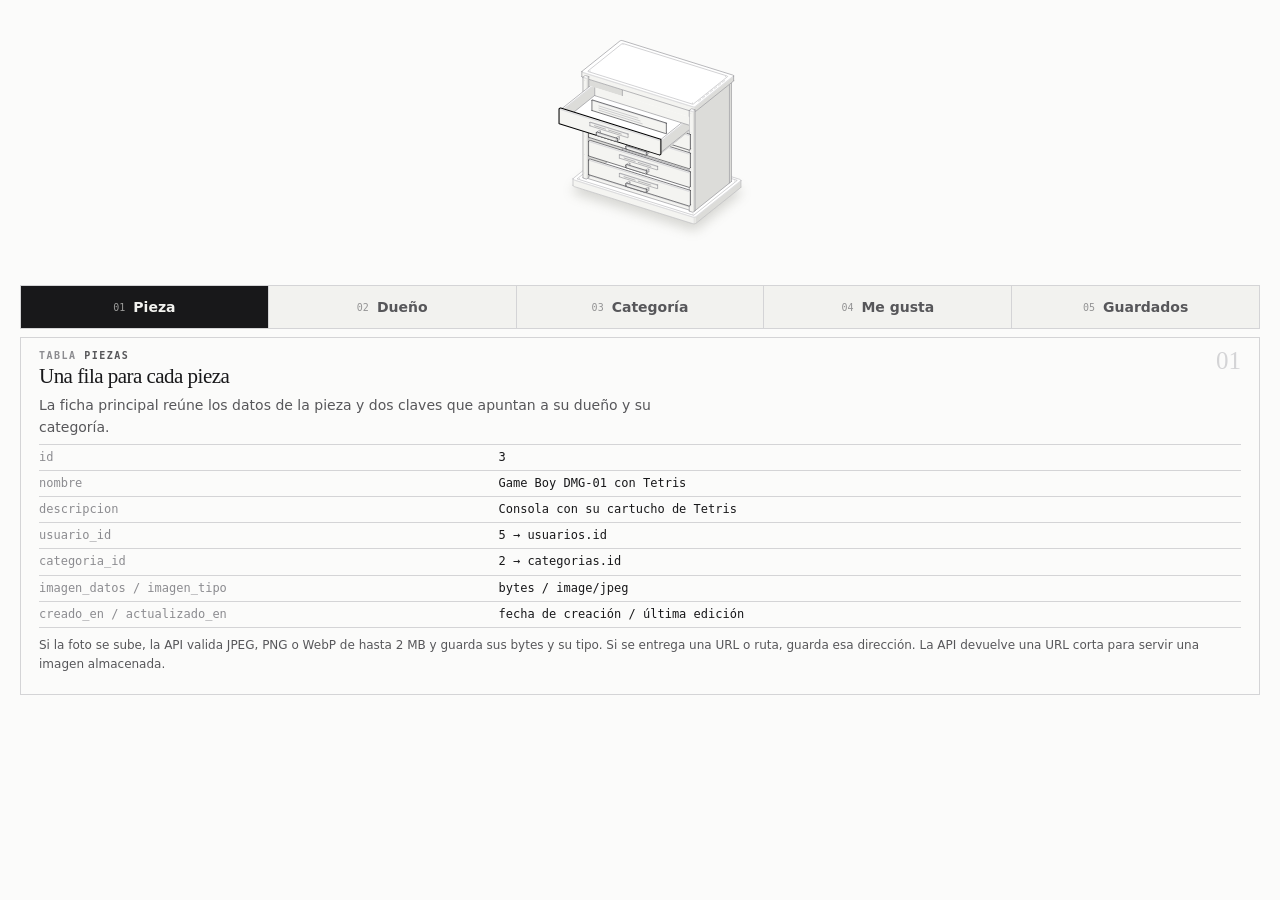
<file: presentacion-anatomy/vitrina-light.html>
<!doctype html><html lang="es"><head><meta charset="utf-8"><meta name="viewport" content="width=device-width, initial-scale=1"><title>Cómo guarda Vitrina sus piezas · PostgreSQL</title><style>
.iso{
  --anatomy-page:#0b0b0b;--anatomy-card:#131313;--anatomy-text:#a3a3a3;--anatomy-strong:#e6e6e6;--anatomy-muted:#6e6e6e;
  --anatomy-paper:#131313;--anatomy-face:#1b1b1b;--anatomy-top:#1c1c1c;
  --anatomy-shade-0:#0f0f0f;--anatomy-shade-1:#121212;--anatomy-shade-2:#151515;--anatomy-shade-3:#181818;
  --anatomy-lit-top:#262626;--anatomy-lit-shade:#1d1d1d;
  --anatomy-hi:#d4d4d4;--anatomy-mid:#6a6a6a;--anatomy-lo:#3e3e3e;--anatomy-faint:#2a2a2a;--anatomy-lit:#ffffff;
  --anatomy-halo:#050505;--anatomy-halo-opacity:.9;--anatomy-dot:#e6e6e6;
  --anatomy-red:#ff6b6b;--anatomy-green:#6be0a0;--anatomy-blue:#6b9bff;
  --anatomy-weight:.6px;--anatomy-ease:cubic-bezier(.32,.72,0,1);
  --anatomy-mono:ui-monospace,"SF Mono",Menlo,Consolas,monospace;
  --anatomy-lift:inset 0 1px 0 0 #ffffff0a,inset 0 0 0 1px #ffffff06,0 0 0 1px #00000026,0 1px 1px -.5px #00000014,0 3px 3px -1.5px #00000014,0 6px 6px -3px #00000014,0 12px 12px -6px #00000014;
}
.iso[data-theme="light"]{
  --anatomy-page:#f2f2ef;--anatomy-card:#fbfbfa;--anatomy-text:#57575a;--anatomy-strong:#18181a;--anatomy-muted:#8c8c90;
  --anatomy-paper:#fbfbfa;--anatomy-face:#ffffff;--anatomy-top:#ffffff;
  --anatomy-shade-0:#dcdcd9;--anatomy-shade-1:#e5e5e2;--anatomy-shade-2:#ededea;--anatomy-shade-3:#f4f4f1;
  --anatomy-lit-top:#ffffff;--anatomy-lit-shade:#eeeeeb;
  --anatomy-hi:#26262a;--anatomy-mid:#8a8a8f;--anatomy-lo:#b4b4b8;--anatomy-faint:#d4d4d6;--anatomy-lit:#000000;
  --anatomy-halo:#8a8a80;--anatomy-halo-opacity:.32;--anatomy-dot:#3a3a3e;
  --anatomy-red:#e5484d;--anatomy-green:#30a46c;--anatomy-blue:#3e63dd;
  --anatomy-lift:inset 0 1px 0 0 #ffffff,0 0 0 1px #0000000f,0 1px 1px -.5px #0000000a,0 3px 3px -1.5px #0000000a,0 6px 6px -3px #0000000a,0 12px 12px -6px #0000000a;
}
.iso-svg{display:block;width:100%;height:auto;overflow:visible}
.iso-svg path,.iso-svg circle{vector-effect:non-scaling-stroke}
.iso-fill{fill:var(--anatomy-paper);stroke:none}
.iso-solid[data-lit]>.iso-fill{fill:var(--anatomy-face)}
.iso-shade,.iso-top{stroke:none}
.iso-shade[data-shade="0"]{fill:var(--anatomy-shade-0)}
.iso-shade[data-shade="1"]{fill:var(--anatomy-shade-1)}
.iso-shade[data-shade="2"]{fill:var(--anatomy-shade-2)}
.iso-shade[data-shade="3"]{fill:var(--anatomy-shade-3)}
.iso-top{fill:var(--anatomy-top)}
.iso-solid[data-lit]>.iso-top{fill:var(--anatomy-lit-top)}
.iso-solid[data-lit]>.iso-shade{fill:var(--anatomy-lit-shade)}
.iso-solid[data-seamless]>.iso-shade,.iso-solid[data-seamless]>.iso-top{stroke-width:.4;stroke-linejoin:round}
.iso-solid[data-seamless]>.iso-shade[data-shade="0"]{stroke:var(--anatomy-shade-0)}
.iso-solid[data-seamless]>.iso-shade[data-shade="1"]{stroke:var(--anatomy-shade-1)}
.iso-solid[data-seamless]>.iso-shade[data-shade="2"]{stroke:var(--anatomy-shade-2)}
.iso-solid[data-seamless]>.iso-shade[data-shade="3"]{stroke:var(--anatomy-shade-3)}
.iso-solid[data-seamless]>.iso-top{stroke:var(--anatomy-top)}
.iso-solid[data-seamless][data-lit]>.iso-top{stroke:var(--anatomy-lit-top)}
.iso-solid[data-seamless][data-lit]>.iso-shade{stroke:var(--anatomy-lit-shade)}
.iso-solid[data-lit]>.iso-edge{stroke:var(--anatomy-lit)}
.iso-halo{fill:var(--anatomy-halo);stroke:none;filter:blur(9px);opacity:var(--anatomy-halo-opacity);transform:translateY(3px)}
.iso-line{fill:none;stroke:var(--anatomy-lo);stroke-width:var(--anatomy-weight);stroke-linecap:round;stroke-linejoin:round}
.iso-line[data-tone="hi"]{stroke:var(--anatomy-hi)}
.iso-line[data-tone="mid"]{stroke:var(--anatomy-mid)}
.iso-line[data-tone="lo"]{stroke:var(--anatomy-lo)}
.iso-line[data-tone="faint"]{stroke:var(--anatomy-faint)}
.iso-line[data-tone="lit"]{stroke:var(--anatomy-lit)}
.iso-line[data-tone="red"]{stroke:var(--anatomy-red)}
.iso-line[data-tone="green"]{stroke:var(--anatomy-green)}
.iso-line[data-tone="blue"]{stroke:var(--anatomy-blue)}
.iso-line[data-dotted]{stroke-dasharray:.01 3.5;stroke-width:1}
.iso-line[data-dashed]{stroke-dasharray:3 3}
.iso-line[data-flow]{stroke-dasharray:2 6}
.iso-wire-end{fill:var(--anatomy-paper);stroke:var(--anatomy-lo);stroke-width:var(--anatomy-weight)}
.iso-wire[data-tone="hi"] .iso-wire-end{stroke:var(--anatomy-hi)}
.iso-wire[data-tone="mid"] .iso-wire-end{stroke:var(--anatomy-mid)}
.iso-wire[data-tone="faint"] .iso-wire-end{stroke:var(--anatomy-faint)}
.iso-wire[data-tone="lit"] .iso-wire-end{stroke:var(--anatomy-lit)}
.iso-dots circle{fill:var(--anatomy-dot);stroke:none;opacity:.32}
.iso-dots[data-tone="hi"] circle{opacity:.85}
.iso-dots[data-tone="mid"] circle{opacity:.45}
.iso-dots[data-tone="lo"] circle{opacity:.22}
.iso-dots[data-tone="faint"] circle{opacity:.12}
.iso-face-text{fill:var(--anatomy-mid);font-family:var(--anatomy-mono);letter-spacing:.04em}
.iso-face-text[data-tone="hi"]{fill:var(--anatomy-hi)}
.iso-face-text[data-tone="lo"]{fill:var(--anatomy-lo)}
.iso-face-text[data-tone="faint"]{fill:var(--anatomy-faint)}
.tb-body{fill:var(--anatomy-shade-2);stroke:none}
.tb-shine{fill:var(--anatomy-top);stroke:none}
.tb-shade{fill:var(--anatomy-shade-0);stroke:none}
.tb-ring{fill:none;stroke:var(--anatomy-lo);stroke-width:.45;stroke-linecap:butt;stroke-linejoin:round}
.tb-ring[data-tone="mid"]{stroke:var(--anatomy-mid)}
.tb-ring[data-tone="faint"]{stroke:var(--anatomy-faint)}
.tb-ring[data-tone="hi"]{stroke:var(--anatomy-hi)}
@keyframes iso-flow{to{stroke-dashoffset:-32}}
@keyframes iso-pulse{0%,100%{opacity:.18}12%{opacity:1}40%{opacity:.18}}
.iso-line[data-flow]{animation:iso-flow 1600ms linear infinite}
.iso-dots circle[data-pulse]{animation:iso-pulse 1600ms steps(1,end) infinite;animation-delay:var(--pulse-at,0ms)}
.iso-figure{margin:32px 0 36px}
.iso-plate{position:relative;padding:52px 24px;border-radius:0;background:var(--anatomy-card);box-shadow:0 0 0 1px var(--anatomy-mid);--anatomy-paper:var(--anatomy-card)}
.iso-plate-corners{position:absolute;inset:18px 20px;pointer-events:none}
.iso-plate-corner{position:absolute;color:var(--anatomy-muted);font-family:var(--anatomy-mono);font-size:10.5px;line-height:1;letter-spacing:.04em;white-space:nowrap}
.iso-plate-corner[data-corner="fig"]{top:0;left:0;color:var(--anatomy-text)}
.iso-plate-corner[data-corner="title"]{top:0;right:0;text-transform:uppercase;letter-spacing:.1em}
.iso-plate-corner[data-corner="hint"]{bottom:0;left:0;text-transform:uppercase;letter-spacing:.1em}
.iso-plate-corner[data-corner="readout"]{right:0;bottom:0;color:var(--anatomy-text);font-variant-numeric:tabular-nums}
.iso-plate .iso-svg{margin:0 auto}
.iso-legend{display:grid;gap:8px;margin-top:12px;color:var(--anatomy-muted);font-size:13px;line-height:1.55}
.iso-keys{display:flex;flex-wrap:wrap;gap:6px 18px}
.iso-key{display:inline-flex;align-items:center;gap:7px}
.iso-swatch{width:16px;height:10px;flex:none;overflow:visible}
.iso-swatch path{fill:none;stroke:var(--anatomy-hi);stroke-width:1;vector-effect:non-scaling-stroke;stroke-linejoin:round;stroke-linecap:round}
.iso-swatch[data-mark="raised"] path,.iso-swatch[data-mark="flat"] path{stroke:var(--anatomy-mid)}
.iso-swatch[data-mark="lit"] path{stroke:var(--anatomy-lit)}
.iso-swatch[data-mark="dim"] path{stroke:var(--anatomy-lo)}
.iso-swatch[data-mark="dotted"] path{stroke-dasharray:.01 3;stroke-width:1.4}
.iso-swatch[data-mark="dashed"] path{stroke-dasharray:3 2.5}
.iso-swatch[data-mark="red"] path{stroke:var(--anatomy-red)}
.iso-swatch[data-mark="green"] path{stroke:var(--anatomy-green)}
.iso-swatch[data-mark="blue"] path{stroke:var(--anatomy-blue)}
.iso-swatch-crease{stroke:var(--anatomy-lo)!important}
@media (max-width:560px){.iso-plate{padding:48px 12px 70px}.iso-plate-corner[data-corner="hint"]{bottom:18px}}
@media (prefers-reduced-motion:reduce){.iso-line[data-flow],.iso-dots circle[data-pulse]{animation:none}}

*{box-sizing:border-box}
html{color-scheme:dark}
body[data-theme="light"]{color-scheme:light}
body{margin:0;background:var(--anatomy-page);color:var(--anatomy-text);font:14px/1.6 ui-sans-serif,system-ui,-apple-system,"Segoe UI",sans-serif;-webkit-font-smoothing:antialiased}
.iso-page{width:min(880px,100% - 32px);margin:64px auto 96px}
</style>
<style>
body { --display:Georgia, 'Times New Roman',serif; }
.iso-page { width:min(880px,calc(100% - 36px)); margin:70px auto 100px; }
.intro { max-width:680px; margin:0 0 38px; }
.eyebrow,.section-head,.detail-kicker { font:600 10px/1.2 var(--anatomy-mono); letter-spacing:.15em; color:var(--anatomy-muted); }
.eyebrow span { margin:0 5px; color:var(--anatomy-lo); }
h1 { margin:18px 0 18px; color:var(--anatomy-strong); font:500 clamp(42px,7.2vw,70px)/1.02 var(--display); letter-spacing:-.045em; }
h1 em { font-weight:400; }
.intro > p:last-child { max-width:560px; font-size:15px; line-height:1.7; margin:0; }
.iso-plate { box-shadow:0 0 0 1px var(--anatomy-faint); padding:36px 24px 43px; }
.iso-stage { outline-offset:4px; }
.iso-stage:focus-visible { outline:2px solid var(--anatomy-mid); }
.iso-plate .iso-svg { max-width:720px; }
.drawer-inside { opacity:0; transition:opacity .18s ease; }
.drawer[data-active="true"] .drawer-inside { opacity:1; }
.drawer[data-active="true"] .drawer-front .iso-edge { stroke:var(--anatomy-lit); stroke-width:1.05; }
.drawer[data-active="true"] .drawer-front .iso-top { fill:var(--anatomy-lit-top); }
.iso-legend { margin:18px 0 0; }
.explorer { margin:40px 0 0; }
.section-head { display:flex; justify-content:space-between; gap:12px; padding:0 0 13px; border-bottom:1px solid var(--anatomy-faint); }
.modes { display:grid; grid-template-columns:repeat(5,minmax(0,1fr)); gap:1px; background:var(--anatomy-faint); border:1px solid var(--anatomy-faint); margin:0 0 18px; }
.mode { display:flex; align-items:center; gap:8px; justify-content:center; min-height:56px; background:var(--anatomy-page); color:var(--anatomy-text); border:0; cursor:pointer; font:600 12px/1.3 system-ui,sans-serif; transition:background .18s,color .18s; }
.mode:hover,.mode:focus-visible { background:var(--anatomy-card); color:var(--anatomy-strong); outline-offset:-3px; }
.mode[aria-pressed="true"] { background:var(--anatomy-strong); color:var(--anatomy-page); }
.mode-index { font:10px var(--anatomy-mono); opacity:.6; }
.detail { background:var(--anatomy-card); border:1px solid var(--anatomy-faint); padding:28px 32px 30px; }
.detail-top { display:flex; align-items:flex-start; justify-content:space-between; gap:16px; }
.detail-kicker { margin:0 0 10px; text-transform:uppercase; }
.detail-kicker span { color:var(--anatomy-text); }
h2 { color:var(--anatomy-strong); font:500 29px/1.14 var(--display); letter-spacing:-.025em; margin:0; }
.detail-number { font:38px/.9 var(--display); color:var(--anatomy-faint); }
.description { max-width:650px; margin:14px 0 20px; }
.rows { border-top:1px solid var(--anatomy-faint); margin:0; }
.row { display:grid; grid-template-columns:minmax(165px,.9fr) 1.5fr; gap:14px; padding:8px 0; border-bottom:1px solid var(--anatomy-faint); }
dt { font:11px/1.6 var(--anatomy-mono); color:var(--anatomy-muted); overflow-wrap:anywhere; }
dd { margin:0; color:var(--anatomy-strong); font:12px/1.6 var(--anatomy-mono); overflow-wrap:anywhere; }
.note { margin:20px 0 0; color:var(--anatomy-text); font-size:13px; }
.how { margin-top:60px; }
.how h2 { margin:13px 0 22px; }
.steps { display:grid; grid-template-columns:repeat(3,1fr); gap:28px; }
.steps div { border-top:1px solid var(--anatomy-faint); padding-top:14px; }
.steps strong { font:600 11px var(--anatomy-mono); color:var(--anatomy-strong); }
.steps p,.last-note { font-size:13px; line-height:1.7; }
.last-note { margin-top:24px; color:var(--anatomy-muted); }
code { font-family:var(--anatomy-mono); }
@media(max-width:600px) { .iso-page{margin-top:42px} .iso-plate{padding:42px 9px 58px} .intro{margin-bottom:27px} .modes{grid-template-columns:repeat(3,1fr)} .mode{min-height:48px} .detail{padding:23px 20px} .row{grid-template-columns:1fr;gap:1px} .steps{grid-template-columns:1fr;gap:9px} .section-head span:last-child{display:none} }
@media(prefers-reduced-motion:reduce){.mode,.drawer-inside{transition:none}}
</style></head><body class="iso" data-theme="light"><main class="iso-page"><header class="intro"><p class="eyebrow">ANATOMÍA DE UNA PIEZA <span> / </span> VITRINA</p><h1>Una colección,<br><em>muchas conexiones.</em></h1><p>Recorre una pieza de ejemplo y descubre cómo PostgreSQL relaciona su ficha, su dueño y las personas que interactúan con ella.</p></header><figure class="iso-figure"><div class="iso-plate"><div class="iso-plate-corners" aria-hidden="true"><span class="iso-plate-corner" data-corner="fig">Fig. 01</span><span class="iso-plate-corner" data-corner="title">PostgreSQL / Vitrina</span><span class="iso-plate-corner" data-corner="hint">Elige un cajón</span><span class="iso-plate-corner" data-corner="readout" data-readout>01 / 05 · piezas</span></div><div class="iso-stage" tabindex="0" role="group" aria-label="Archivador interactivo. Usa las flechas izquierda y derecha para elegir una tabla."><svg xmlns="http://www.w3.org/2000/svg" class="iso-svg" viewBox="0 0 720 440" role="img" aria-label="Archivador isométrico con cinco cajones. Cada cajón representa una tabla relacionada con las piezas de Vitrina y el seleccionado se desliza hacia el lector."><path class="iso-halo" d="M252.8 286.6L252.8 286.2L253.1 285.7L253.4 285.3L324.3 228.6L324.8 228.3L325.5 228L326.3 227.8L327.1 227.6L328 227.6L328.8 227.6L329.7 227.7L330.5 227.9L519.5 287L520.2 287.3L520.7 287.6L521.2 288L521.5 288.4L521.6 288.8L521.6 294L521.5 294.4L521.3 294.8L520.9 295.2L450 351.9L449.5 352.3L448.8 352.5L448.1 352.8L447.2 352.9L446.4 353L445.5 352.9L444.7 352.8L443.9 352.6L254.9 293.6L254.2 293.3L253.6 293L253.2 292.6L252.9 292.2L252.8 291.7Z"/><g class="iso-solid"><path class="iso-fill" d="M328.7 240.9L328.9 240.6L333.6 236.9L334 236.6L334.5 236.5L335.1 236.5L335.7 236.6L344.5 239.4L344.9 239.6L345.1 239.8L345.2 240.1L345.2 247.8L344.9 248.1L340.2 251.9L339.8 252.1L339.3 252.2L338.7 252.2L338.2 252.1L329.4 249.4L328.9 249.2L328.7 248.9L328.7 248.6Z"/><path class="iso-shade" data-shade="0" d="M345.2 247.8L344.9 248.1L344.9 240.4L345.2 240.1ZM344.9 248.1L340.2 251.9L340.2 244.2L344.9 240.4ZM340.2 251.9L339.8 252.1L339.8 244.4L340.2 244.2Z"/><path class="iso-shade" data-shade="1" d="M339.8 252.1L339.3 252.2L339.3 244.5L339.8 244.4ZM339.3 252.2L338.7 252.2L338.7 244.5L339.3 244.5Z"/><path class="iso-shade" data-shade="2" d="M338.7 252.2L338.2 252.1L338.2 244.4L338.7 244.5Z"/><path class="iso-shade" data-shade="3" d="M338.2 252.1L329.4 249.4L329.4 241.7L338.2 244.4ZM329.4 249.4L328.9 249.2L328.9 241.5L329.4 241.7ZM328.9 249.2L328.7 248.9L328.7 241.2L328.9 241.5ZM328.7 248.9L328.7 248.6L328.7 240.9L328.7 241.2Z"/><path class="iso-top" d="M344.5 239.4L344.9 239.6L345.1 239.8L345.2 240.1L344.9 240.4L340.2 244.2L339.8 244.4L339.3 244.5L338.7 244.5L338.2 244.4L329.4 241.7L328.9 241.5L328.7 241.2L328.7 240.9L328.9 240.6L333.6 236.9L334 236.6L334.5 236.5L335.1 236.5L335.7 236.6Z"/><path class="iso-line iso-crease" data-tone="faint" d="M345.2 240.1L344.9 240.4L340.2 244.2L339.8 244.4L339.3 244.5L338.7 244.5L338.2 244.4L329.4 241.7L328.9 241.5L328.7 241.2L328.7 240.9"/><path class="iso-line iso-bevel" data-tone="faint" d="M345.2 240.1L344.2 240.2L339.6 243.9L339.3 244.1L339.1 244.1L338.9 244.1L338.5 244L329.9 241.3L329.6 241.2L329.5 241.1L328.7 240.9"/><path class="iso-line iso-edge" data-tone="lo" d="M328.7 240.9L328.9 240.6L333.6 236.9L334 236.6L334.5 236.5L335.1 236.5L335.7 236.6L344.5 239.4L344.9 239.6L345.1 239.8L345.2 240.1M345.2 247.8L344.9 248.1L340.2 251.9L339.8 252.1L339.3 252.2L338.7 252.2L338.2 252.1L329.4 249.4L328.9 249.2L328.7 248.9L328.7 248.6M345.2 240.1L345.2 247.8M328.7 240.9L328.7 248.6"/></g><g class="iso-solid"><path class="iso-fill" d="M481.2 288.5L481.4 288.3L486.1 284.5L486.5 284.3L487 284.2L487.6 284.2L488.1 284.3L497 287L497.4 287.2L497.6 287.5L497.6 287.8L497.6 295.5L497.4 295.8L492.7 299.5L492.3 299.7L491.8 299.9L491.2 299.9L490.7 299.8L481.8 297L481.4 296.8L481.2 296.6L481.2 296.3Z"/><path class="iso-shade" data-shade="0" d="M497.6 295.5L497.4 295.8L497.4 288L497.6 287.8ZM497.4 295.8L492.7 299.5L492.7 291.8L497.4 288ZM492.7 299.5L492.3 299.7L492.3 292L492.7 291.8Z"/><path class="iso-shade" data-shade="1" d="M492.3 299.7L491.8 299.9L491.8 292.1L492.3 292ZM491.8 299.9L491.2 299.9L491.2 292.2L491.8 292.1Z"/><path class="iso-shade" data-shade="2" d="M491.2 299.9L490.7 299.8L490.7 292.1L491.2 292.2Z"/><path class="iso-shade" data-shade="3" d="M490.7 299.8L481.8 297L481.8 289.3L490.7 292.1ZM481.8 297L481.4 296.8L481.4 289.1L481.8 289.3ZM481.4 296.8L481.2 296.6L481.2 288.8L481.4 289.1ZM481.2 296.6L481.2 296.3L481.2 288.5L481.2 288.8Z"/><path class="iso-top" d="M497 287L497.4 287.2L497.6 287.5L497.6 287.8L497.4 288L492.7 291.8L492.3 292L491.8 292.1L491.2 292.2L490.7 292.1L481.8 289.3L481.4 289.1L481.2 288.8L481.2 288.5L481.4 288.3L486.1 284.5L486.5 284.3L487 284.2L487.6 284.2L488.1 284.3Z"/><path class="iso-line iso-crease" data-tone="faint" d="M497.6 287.8L497.4 288L492.7 291.8L492.3 292L491.8 292.1L491.2 292.2L490.7 292.1L481.8 289.3L481.4 289.1L481.2 288.8L481.2 288.5"/><path class="iso-line iso-bevel" data-tone="faint" d="M497.6 287.8L496.7 287.9L492.1 291.6L491.8 291.7L491.6 291.7L491.3 291.8L491 291.7L482.3 289L482.1 288.9L482 288.7L481.2 288.5"/><path class="iso-line iso-edge" data-tone="lo" d="M481.2 288.5L481.4 288.3L486.1 284.5L486.5 284.3L487 284.2L487.6 284.2L488.1 284.3L497 287L497.4 287.2L497.6 287.5L497.6 287.8M497.6 295.5L497.4 295.8L492.7 299.5L492.3 299.7L491.8 299.9L491.2 299.9L490.7 299.8L481.8 297L481.4 296.8L481.2 296.6L481.2 296.3M497.6 287.8L497.6 295.5M481.2 288.5L481.2 296.3"/></g><g class="iso-solid"><path class="iso-fill" d="M276.7 282.5L276.9 282.2L281.6 278.4L282 278.2L282.6 278.1L283.1 278.1L283.7 278.2L292.5 281L292.9 281.2L293.2 281.4L293.2 281.7L293.2 289.4L293 289.7L288.3 293.5L287.9 293.7L287.3 293.8L286.7 293.8L286.2 293.7L277.4 291L277 290.8L276.7 290.5L276.7 290.2Z"/><path class="iso-shade" data-shade="0" d="M293.2 289.4L293 289.7L293 282L293.2 281.7ZM293 289.7L288.3 293.5L288.3 285.8L293 282ZM288.3 293.5L287.9 293.7L287.9 286L288.3 285.8Z"/><path class="iso-shade" data-shade="1" d="M287.9 293.7L287.3 293.8L287.3 286.1L287.9 286ZM287.3 293.8L286.7 293.8L286.7 286.1L287.3 286.1Z"/><path class="iso-shade" data-shade="2" d="M286.7 293.8L286.2 293.7L286.2 286L286.7 286.1Z"/><path class="iso-shade" data-shade="3" d="M286.2 293.7L277.4 291L277.4 283.2L286.2 286ZM277.4 291L277 290.8L277 283L277.4 283.2ZM277 290.8L276.7 290.5L276.7 282.8L277 283ZM276.7 290.5L276.7 290.2L276.7 282.5L276.7 282.8Z"/><path class="iso-top" d="M292.5 281L292.9 281.2L293.2 281.4L293.2 281.7L293 282L288.3 285.8L287.9 286L287.3 286.1L286.7 286.1L286.2 286L277.4 283.2L277 283L276.7 282.8L276.7 282.5L276.9 282.2L281.6 278.4L282 278.2L282.6 278.1L283.1 278.1L283.7 278.2Z"/><path class="iso-line iso-crease" data-tone="faint" d="M293.2 281.7L293 282L288.3 285.8L287.9 286L287.3 286.1L286.7 286.1L286.2 286L277.4 283.2L277 283L276.7 282.8L276.7 282.5"/><path class="iso-line iso-bevel" data-tone="faint" d="M293.2 281.7L292.2 281.8L287.6 285.5L287.4 285.6L287.1 285.7L286.9 285.7L286.6 285.6L277.9 282.9L277.6 282.8L277.5 282.7L276.7 282.5"/><path class="iso-line iso-edge" data-tone="lo" d="M276.7 282.5L276.9 282.2L281.6 278.4L282 278.2L282.6 278.1L283.1 278.1L283.7 278.2L292.5 281L292.9 281.2L293.2 281.4L293.2 281.7M293.2 289.4L293 289.7L288.3 293.5L287.9 293.7L287.3 293.8L286.7 293.8L286.2 293.7L277.4 291L277 290.8L276.7 290.5L276.7 290.2M293.2 281.7L293.2 289.4M276.7 282.5L276.7 290.2"/></g><g class="iso-solid"><path class="iso-fill" d="M429.2 330.1L429.4 329.9L434.1 326.1L434.5 325.9L435 325.7L435.6 325.7L436.2 325.8L445 328.6L445.4 328.8L445.6 329.1L445.7 329.3L445.7 337.1L445.5 337.3L440.7 341.1L440.3 341.3L439.8 341.5L439.2 341.5L438.7 341.4L429.9 338.6L429.4 338.4L429.2 338.1L429.2 337.8Z"/><path class="iso-shade" data-shade="0" d="M445.7 337.1L445.5 337.3L445.5 329.6L445.7 329.3ZM445.5 337.3L440.7 341.1L440.7 333.4L445.5 329.6ZM440.7 341.1L440.3 341.3L440.3 333.6L440.7 333.4Z"/><path class="iso-shade" data-shade="1" d="M440.3 341.3L439.8 341.5L439.8 333.7L440.3 333.6ZM439.8 341.5L439.2 341.5L439.2 333.7L439.8 333.7Z"/><path class="iso-shade" data-shade="2" d="M439.2 341.5L438.7 341.4L438.7 333.6L439.2 333.7Z"/><path class="iso-shade" data-shade="3" d="M438.7 341.4L429.9 338.6L429.9 330.9L438.7 333.6ZM429.9 338.6L429.4 338.4L429.4 330.7L429.9 330.9ZM429.4 338.4L429.2 338.1L429.2 330.4L429.4 330.7ZM429.2 338.1L429.2 337.8L429.2 330.1L429.2 330.4Z"/><path class="iso-top" d="M445 328.6L445.4 328.8L445.6 329.1L445.7 329.3L445.5 329.6L440.7 333.4L440.3 333.6L439.8 333.7L439.2 333.7L438.7 333.6L429.9 330.9L429.4 330.7L429.2 330.4L429.2 330.1L429.4 329.9L434.1 326.1L434.5 325.9L435 325.7L435.6 325.7L436.2 325.8Z"/><path class="iso-line iso-crease" data-tone="faint" d="M445.7 329.3L445.5 329.6L440.7 333.4L440.3 333.6L439.8 333.7L439.2 333.7L438.7 333.6L429.9 330.9L429.4 330.7L429.2 330.4L429.2 330.1"/><path class="iso-line iso-bevel" data-tone="faint" d="M445.7 329.3L444.7 329.4L440.1 333.1L439.9 333.3L439.6 333.3L439.4 333.3L439 333.3L430.4 330.6L430.1 330.4L430 330.3L429.2 330.1"/><path class="iso-line iso-edge" data-tone="lo" d="M429.2 330.1L429.4 329.9L434.1 326.1L434.5 325.9L435 325.7L435.6 325.7L436.2 325.8L445 328.6L445.4 328.8L445.6 329.1L445.7 329.3M445.7 337.1L445.5 337.3L440.7 341.1L440.3 341.3L439.8 341.5L439.2 341.5L438.7 341.4L429.9 338.6L429.4 338.4L429.2 338.1L429.2 337.8M445.7 329.3L445.7 337.1M429.2 330.1L429.2 337.8"/></g><g class="iso-solid"><path class="iso-fill" d="M252.8 273.3L253.4 272.5L324.3 215.8L325.5 215.1L327.1 214.8L328.8 214.8L330.5 215.1L519.5 274.1L520.7 274.7L521.5 275.5L521.5 276.4L521.5 286.7L520.9 287.5L450 344.2L448.8 344.8L447.2 345.2L445.5 345.2L443.9 344.9L254.9 285.8L253.6 285.2L252.9 284.5L252.8 283.6Z"/><path class="iso-shade" data-shade="0" d="M521.5 286.7L520.9 287.5L520.9 277.2L521.5 276.4ZM520.9 287.5L450 344.2L450 333.9L520.9 277.2ZM450 344.2L448.8 344.8L448.8 334.5L450 333.9Z"/><path class="iso-shade" data-shade="1" d="M448.8 344.8L447.2 345.2L447.2 334.9L448.8 334.5ZM447.2 345.2L445.5 345.2L445.5 334.9L447.2 334.9Z"/><path class="iso-shade" data-shade="2" d="M445.5 345.2L443.9 344.9L443.9 334.6L445.5 334.9Z"/><path class="iso-shade" data-shade="3" d="M443.9 344.9L254.9 285.8L254.9 275.5L443.9 334.6ZM254.9 285.8L253.6 285.2L253.6 274.9L254.9 275.5ZM253.6 285.2L252.9 284.5L252.9 274.2L253.6 274.9ZM252.9 284.5L252.8 283.6L252.8 273.3L252.9 274.2Z"/><path class="iso-top" d="M519.5 274.1L520.7 274.7L521.5 275.5L521.5 276.4L520.9 277.2L450 333.9L448.8 334.5L447.2 334.9L445.5 334.9L443.9 334.6L254.9 275.5L253.6 274.9L252.9 274.2L252.8 273.3L253.4 272.5L324.3 215.8L325.5 215.1L327.1 214.8L328.8 214.8L330.5 215.1Z"/><path class="iso-line iso-crease" data-tone="faint" d="M521.5 276.4L520.9 277.2L450 333.9L448.8 334.5L447.2 334.9L445.5 334.9L443.9 334.6L254.9 275.5L253.6 274.9L252.9 274.2L252.8 273.3"/><path class="iso-line iso-bevel" data-tone="faint" d="M521.5 276.4L520.2 277L449.4 333.6L448.4 334.2L447.1 334.5L445.6 334.5L444.2 334.2L255.4 275.2L254.3 274.7L253.7 274.1L252.8 273.3"/><path class="iso-line iso-edge" data-tone="lo" d="M252.8 273.3L253.4 272.5L324.3 215.8L325.5 215.1L327.1 214.8L328.8 214.8L330.5 215.1L519.5 274.1L520.7 274.7L521.5 275.5L521.5 276.4M521.5 286.7L520.9 287.5L450 344.2L448.8 344.8L447.2 345.2L445.5 345.2L443.9 344.9L254.9 285.8L253.6 285.2L252.9 284.5L252.8 283.6M521.5 276.4L521.5 286.7M252.8 273.3L252.8 283.6"/></g><path class="iso-line" data-tone="lo" d="M515.1 276.2L445.8 331.7L259.3 273.4L328.6 218Z"/><g class="iso-dots" data-tone="mid"><circle cx="329.5" cy="220" r="0.65"/><circle cx="511" cy="276.7" r="0.65"/><circle cx="263.4" cy="272.9" r="0.65"/><circle cx="444.8" cy="329.6" r="0.65"/></g><g class="iso-solid"><path class="iso-fill" d="M275.4 266.7L275.6 266.4L331.6 221.6L332 221.4L332.5 221.3L333.1 221.3L333.6 221.4L497.4 272.6L497.8 272.8L498.1 273.1L498.1 273.3L498.1 278.5L497.9 278.8L442 323.5L441.6 323.7L441.1 323.8L440.5 323.8L439.9 323.7L276.1 272.6L275.7 272.4L275.5 272.1L275.4 271.8Z"/><path class="iso-shade" data-shade="0" d="M498.1 278.5L497.9 278.8L497.9 273.6L498.1 273.3ZM497.9 278.8L442 323.5L442 318.4L497.9 273.6ZM442 323.5L441.6 323.7L441.6 318.6L442 318.4Z"/><path class="iso-shade" data-shade="1" d="M441.6 323.7L441.1 323.8L441.1 318.7L441.6 318.6ZM441.1 323.8L440.5 323.8L440.5 318.7L441.1 318.7Z"/><path class="iso-shade" data-shade="2" d="M440.5 323.8L439.9 323.7L439.9 318.6L440.5 318.7Z"/><path class="iso-shade" data-shade="3" d="M439.9 323.7L276.1 272.6L276.1 267.4L439.9 318.6ZM276.1 272.6L275.7 272.4L275.7 267.2L276.1 267.4ZM275.7 272.4L275.5 272.1L275.5 266.9L275.7 267.2ZM275.5 272.1L275.4 271.8L275.4 266.7L275.5 266.9Z"/><path class="iso-top" d="M497.4 272.6L497.8 272.8L498.1 273.1L498.1 273.3L497.9 273.6L442 318.4L441.6 318.6L441.1 318.7L440.5 318.7L439.9 318.6L276.1 267.4L275.7 267.2L275.5 266.9L275.4 266.7L275.6 266.4L331.6 221.6L332 221.4L332.5 221.3L333.1 221.3L333.6 221.4Z"/><path class="iso-line iso-crease" data-tone="faint" d="M498.1 273.3L497.9 273.6L442 318.4L441.6 318.6L441.1 318.7L440.5 318.7L439.9 318.6L276.1 267.4L275.7 267.2L275.5 266.9L275.4 266.7"/><path class="iso-line iso-bevel" data-tone="faint" d="M498.1 273.3L497.2 273.4L441.3 318.1L441.1 318.2L440.9 318.3L440.6 318.3L440.3 318.2L276.6 267.1L276.4 267L276.3 266.8L275.4 266.7"/><path class="iso-line iso-edge" data-tone="mid" d="M275.4 266.7L275.6 266.4L331.6 221.6L332 221.4L332.5 221.3L333.1 221.3L333.6 221.4L497.4 272.6L497.8 272.8L498.1 273.1L498.1 273.3M498.1 278.5L497.9 278.8L442 323.5L441.6 323.7L441.1 323.8L440.5 323.8L439.9 323.7L276.1 272.6L275.7 272.4L275.5 272.1L275.4 271.8M498.1 273.3L498.1 278.5M275.4 266.7L275.4 271.8"/></g><g class="iso-solid"><path class="iso-fill" d="M327.9 63.4L328.1 63.1L329.7 61.8L330.1 61.6L330.6 61.5L331.2 61.5L331.7 61.6L505.6 115.9L506 116.1L506.3 116.4L506.3 116.7L506.3 277.5L506.1 277.8L504.5 279.1L504.1 279.3L503.6 279.4L503 279.4L502.5 279.3L328.6 225L328.1 224.8L327.9 224.5L327.9 224.2Z"/><path class="iso-shade" data-shade="0" d="M506.3 277.5L506.1 277.8L506.1 117L506.3 116.7ZM506.1 277.8L504.5 279.1L504.5 118.2L506.1 117ZM504.5 279.1L504.1 279.3L504.1 118.4L504.5 118.2Z"/><path class="iso-shade" data-shade="1" d="M504.1 279.3L503.6 279.4L503.6 118.6L504.1 118.4ZM503.6 279.4L503 279.4L503 118.6L503.6 118.6Z"/><path class="iso-shade" data-shade="2" d="M503 279.4L502.5 279.3L502.5 118.5L503 118.6Z"/><path class="iso-shade" data-shade="3" d="M502.5 279.3L328.6 225L328.6 64.1L502.5 118.5ZM328.6 225L328.1 224.8L328.1 63.9L328.6 64.1ZM328.1 224.8L327.9 224.5L327.9 63.7L328.1 63.9ZM327.9 224.5L327.9 224.2L327.9 63.4L327.9 63.7Z"/><path class="iso-top" d="M505.6 115.9L506 116.1L506.3 116.4L506.3 116.7L506.1 117L504.5 118.2L504.1 118.4L503.6 118.6L503 118.6L502.5 118.5L328.6 64.1L328.1 63.9L327.9 63.7L327.9 63.4L328.1 63.1L329.7 61.8L330.1 61.6L330.6 61.5L331.2 61.5L331.7 61.6Z"/><path class="iso-line iso-crease" data-tone="faint" d="M506.3 116.7L506.1 117L504.5 118.2L504.1 118.4L503.6 118.6L503 118.6L502.5 118.5L328.6 64.1L328.1 63.9L327.9 63.7L327.9 63.4"/><path class="iso-line iso-bevel" data-tone="faint" d="M506.3 116.7L505.4 116.8L503.9 118L503.6 118.1L503.4 118.2L503.1 118.2L502.8 118.1L329.1 63.8L328.8 63.7L328.7 63.6L327.9 63.4"/><path class="iso-line iso-edge" data-tone="mid" d="M327.9 63.4L328.1 63.1L329.7 61.8L330.1 61.6L330.6 61.5L331.2 61.5L331.7 61.6L505.6 115.9L506 116.1L506.3 116.4L506.3 116.7M506.3 277.5L506.1 277.8L504.5 279.1L504.1 279.3L503.6 279.4L503 279.4L502.5 279.3L328.6 225L328.1 224.8L327.9 224.5L327.9 224.2M506.3 116.7L506.3 277.5M327.9 63.4L327.9 224.2"/></g><g class="iso-solid"><path class="iso-fill" d="M270.4 109.4L270.6 109.1L326.5 64.4L326.9 64.1L327.4 64L328 64L328.6 64.1L331.1 64.9L331.5 65.1L331.7 65.4L331.8 65.7L331.8 226.5L331.6 226.8L275.6 271.5L275.3 271.7L274.7 271.9L274.1 271.9L273.6 271.8L271.1 271L270.7 270.8L270.4 270.5L270.4 270.2Z"/><path class="iso-shade" data-shade="0" d="M331.8 226.5L331.6 226.8L331.6 65.9L331.8 65.7ZM331.6 226.8L275.6 271.5L275.6 110.7L331.6 65.9ZM275.6 271.5L275.3 271.7L275.3 110.9L275.6 110.7Z"/><path class="iso-shade" data-shade="1" d="M275.3 271.7L274.7 271.9L274.7 111L275.3 110.9ZM274.7 271.9L274.1 271.9L274.1 111L274.7 111Z"/><path class="iso-shade" data-shade="2" d="M274.1 271.9L273.6 271.8L273.6 110.9L274.1 111Z"/><path class="iso-shade" data-shade="3" d="M273.6 271.8L271.1 271L271.1 110.1L273.6 110.9ZM271.1 271L270.7 270.8L270.7 109.9L271.1 110.1ZM270.7 270.8L270.4 270.5L270.4 109.7L270.7 109.9ZM270.4 270.5L270.4 270.2L270.4 109.4L270.4 109.7Z"/><path class="iso-top" d="M331.1 64.9L331.5 65.1L331.7 65.4L331.8 65.7L331.6 65.9L275.6 110.7L275.3 110.9L274.7 111L274.1 111L273.6 110.9L271.1 110.1L270.7 109.9L270.4 109.7L270.4 109.4L270.6 109.1L326.5 64.4L326.9 64.1L327.4 64L328 64L328.6 64.1Z"/><path class="iso-line iso-crease" data-tone="faint" d="M331.8 65.7L331.6 65.9L275.6 110.7L275.3 110.9L274.7 111L274.1 111L273.6 110.9L271.1 110.1L270.7 109.9L270.4 109.7L270.4 109.4"/><path class="iso-line iso-bevel" data-tone="faint" d="M331.8 65.7L330.8 65.8L275 110.4L274.8 110.5L274.5 110.6L274.3 110.6L274 110.5L271.6 109.8L271.3 109.7L271.2 109.6L270.4 109.4"/><path class="iso-line iso-edge" data-tone="mid" d="M270.4 109.4L270.6 109.1L326.5 64.4L326.9 64.1L327.4 64L328 64L328.6 64.1L331.1 64.9L331.5 65.1L331.7 65.4L331.8 65.7M331.8 226.5L331.6 226.8L275.6 271.5L275.3 271.7L274.7 271.9L274.1 271.9L273.6 271.8L271.1 271L270.7 270.8L270.4 270.5L270.4 270.2M331.8 65.7L331.8 226.5M270.4 109.4L270.4 270.2"/></g><g class="iso-solid"><path class="iso-fill" d="M441.8 162.9L442 162.6L497.9 117.9L498.3 117.7L498.8 117.6L499.4 117.6L499.9 117.7L502.5 118.5L502.9 118.7L503.1 118.9L503.1 119.2L503.1 280.1L502.9 280.3L447 325.1L446.6 325.3L446.1 325.4L445.5 325.4L445 325.3L442.5 324.5L442 324.3L441.8 324.1L441.8 323.8Z"/><path class="iso-shade" data-shade="0" d="M503.1 280.1L502.9 280.3L502.9 119.5L503.1 119.2ZM502.9 280.3L447 325.1L447 164.2L502.9 119.5ZM447 325.1L446.6 325.3L446.6 164.4L447 164.2Z"/><path class="iso-shade" data-shade="1" d="M446.6 325.3L446.1 325.4L446.1 164.5L446.6 164.4ZM446.1 325.4L445.5 325.4L445.5 164.6L446.1 164.5Z"/><path class="iso-shade" data-shade="2" d="M445.5 325.4L445 325.3L445 164.5L445.5 164.6Z"/><path class="iso-shade" data-shade="3" d="M445 325.3L442.5 324.5L442.5 163.7L445 164.5ZM442.5 324.5L442 324.3L442 163.5L442.5 163.7ZM442 324.3L441.8 324.1L441.8 163.2L442 163.5ZM441.8 324.1L441.8 323.8L441.8 162.9L441.8 163.2Z"/><path class="iso-top" d="M502.5 118.5L502.9 118.7L503.1 118.9L503.1 119.2L502.9 119.5L447 164.2L446.6 164.4L446.1 164.5L445.5 164.6L445 164.5L442.5 163.7L442 163.5L441.8 163.2L441.8 162.9L442 162.6L497.9 117.9L498.3 117.7L498.8 117.6L499.4 117.6L499.9 117.7Z"/><path class="iso-line iso-crease" data-tone="faint" d="M503.1 119.2L502.9 119.5L447 164.2L446.6 164.4L446.1 164.5L445.5 164.6L445 164.5L442.5 163.7L442 163.5L441.8 163.2L441.8 162.9"/><path class="iso-line iso-bevel" data-tone="faint" d="M503.1 119.2L502.2 119.3L446.4 164L446.2 164.1L445.9 164.1L445.7 164.2L445.3 164.1L443 163.3L442.7 163.2L442.6 163.1L441.8 162.9"/><path class="iso-line iso-edge" data-tone="mid" d="M441.8 162.9L442 162.6L497.9 117.9L498.3 117.7L498.8 117.6L499.4 117.6L499.9 117.7L502.5 118.5L502.9 118.7L503.1 118.9L503.1 119.2M503.1 280.1L502.9 280.3L447 325.1L446.6 325.3L446.1 325.4L445.5 325.4L445 325.3L442.5 324.5L442 324.3L441.8 324.1L441.8 323.8M503.1 119.2L503.1 280.1M441.8 162.9L441.8 323.8"/></g><g class="iso-solid"><path class="iso-fill" d="M266.9 101.8L267.3 101.2L327.9 52.7L328.7 52.3L329.8 52L330.9 52L332 52.2L508.4 107.3L509.3 107.7L509.8 108.3L509.8 108.9L509.8 116.6L509.4 117.1L448.8 165.6L448 166.1L446.9 166.3L445.8 166.3L444.7 166.1L268.2 111L267.4 110.6L266.9 110.1L266.9 109.5Z"/><path class="iso-shade" data-shade="0" d="M509.8 116.6L509.4 117.1L509.4 109.4L509.8 108.9ZM509.4 117.1L448.8 165.6L448.8 157.9L509.4 109.4ZM448.8 165.6L448 166.1L448 158.3L448.8 157.9Z"/><path class="iso-shade" data-shade="1" d="M448 166.1L446.9 166.3L446.9 158.6L448 158.3ZM446.9 166.3L445.8 166.3L445.8 158.6L446.9 158.6Z"/><path class="iso-shade" data-shade="2" d="M445.8 166.3L444.7 166.1L444.7 158.4L445.8 158.6Z"/><path class="iso-shade" data-shade="3" d="M444.7 166.1L268.2 111L268.2 103.3L444.7 158.4ZM268.2 111L267.4 110.6L267.4 102.9L268.2 103.3ZM267.4 110.6L266.9 110.1L266.9 102.3L267.4 102.9ZM266.9 110.1L266.9 109.5L266.9 101.8L266.9 102.3Z"/><path class="iso-top" d="M508.4 107.3L509.3 107.7L509.8 108.3L509.8 108.9L509.4 109.4L448.8 157.9L448 158.3L446.9 158.6L445.8 158.6L444.7 158.4L268.2 103.3L267.4 102.9L266.9 102.3L266.9 101.8L267.3 101.2L327.9 52.7L328.7 52.3L329.8 52L330.9 52L332 52.2Z"/><path class="iso-line iso-crease" data-tone="faint" d="M509.8 108.9L509.4 109.4L448.8 157.9L448 158.3L446.9 158.6L445.8 158.6L444.7 158.4L268.2 103.3L267.4 102.9L266.9 102.3L266.9 101.8"/><path class="iso-line iso-bevel" data-tone="faint" d="M509.8 108.9L508.7 109.2L448.1 157.7L447.5 158L446.7 158.2L445.9 158.2L445 158L268.7 102.9L268.1 102.6L267.7 102.2L266.9 101.8"/><path class="iso-line iso-edge" data-tone="mid" d="M266.9 101.8L267.3 101.2L327.9 52.7L328.7 52.3L329.8 52L330.9 52L332 52.2L508.4 107.3L509.3 107.7L509.8 108.3L509.8 108.9M509.8 116.6L509.4 117.1L448.8 165.6L448 166.1L446.9 166.3L445.8 166.3L444.7 166.1L268.2 111L267.4 110.6L266.9 110.1L266.9 109.5M509.8 108.9L509.8 116.6M266.9 101.8L266.9 109.5"/></g><path class="iso-line" data-tone="lo" d="M499.5 108.9L499.9 109.1L500.1 109.4L500.1 109.7L499.9 109.9L445.6 153.4L445.2 153.6L444.7 153.8L444.1 153.8L443.6 153.7L277.2 101.7L276.8 101.5L276.6 101.2L276.5 100.9L276.8 100.7L331.1 57.2L331.5 57L332 56.9L332.6 56.9L333.1 57Z"/><g class="iso-dots" data-tone="mid"><circle cx="332.8" cy="58.6" r="0.65"/><circle cx="496.6" cy="109.8" r="0.65"/><circle cx="280.1" cy="100.8" r="0.65"/><circle cx="443.9" cy="152" r="0.65"/></g><path class="iso-line" data-tone="faint" d="M495 116.3L495.2 116.4L495.3 116.6L495.2 116.7L492.3 119L492 119.1L491.7 119.2L491.5 119.1L491.1 119L490.9 118.9L490.8 118.7L490.9 118.6L493.8 116.3L494 116.2L494.3 116.1L494.6 116.2Z"/><path class="iso-line" data-tone="faint" d="M488.7 121.3L488.9 121.4L489 121.6L488.9 121.7L486 124.1L485.7 124.2L485.5 124.2L485.2 124.2L484.8 124L484.6 123.9L484.5 123.8L484.6 123.6L487.5 121.3L487.7 121.2L488 121.2L488.3 121.2Z"/><path class="iso-line" data-tone="faint" d="M482.4 126.4L482.6 126.5L482.7 126.6L482.6 126.8L479.7 129.1L479.5 129.2L479.2 129.2L478.9 129.2L478.5 129.1L478.3 129L478.2 128.8L478.3 128.7L481.2 126.3L481.4 126.2L481.7 126.2L482 126.3Z"/><path class="iso-line" data-tone="faint" d="M476.1 131.4L476.3 131.5L476.4 131.7L476.3 131.8L473.4 134.2L473.2 134.3L472.9 134.3L472.6 134.2L472.2 134.1L472 134L471.9 133.9L472 133.7L474.9 131.4L475.1 131.3L475.4 131.2L475.7 131.3Z"/><path class="iso-line" data-tone="faint" d="M469.8 136.5L470 136.6L470.1 136.7L470 136.9L467.1 139.2L466.9 139.3L466.6 139.3L466.3 139.3L465.9 139.2L465.7 139.1L465.6 138.9L465.7 138.8L468.6 136.4L468.8 136.3L469.1 136.3L469.4 136.3Z"/><path class="iso-line" data-tone="faint" d="M463.5 141.5L463.7 141.6L463.8 141.8L463.7 141.9L460.8 144.2L460.6 144.3L460.3 144.4L460 144.3L459.6 144.2L459.4 144.1L459.3 143.9L459.4 143.8L462.3 141.5L462.5 141.4L462.8 141.3L463.1 141.4Z"/><path class="iso-line" data-tone="faint" d="M457.2 146.5L457.4 146.6L457.5 146.8L457.4 146.9L454.5 149.3L454.3 149.4L454 149.4L453.7 149.4L453.3 149.2L453.1 149.1L453 149L453.1 148.8L456 146.5L456.2 146.4L456.5 146.4L456.8 146.4Z"/><g class="iso-solid"><path class="iso-fill" d="M268.7 110.7L268.9 110.5L271.6 108.3L271.9 108.2L272.3 108.1L272.8 108.1L273.2 108.2L277.5 109.5L277.8 109.6L278 109.9L278 110.1L278 270.9L277.9 271.2L275.2 273.3L274.9 273.5L274.4 273.6L274 273.6L273.5 273.5L269.3 272.2L268.9 272L268.7 271.8L268.7 271.6Z"/><path class="iso-shade" data-shade="0" d="M278 270.9L277.9 271.2L277.9 110.3L278 110.1ZM277.9 271.2L275.2 273.3L275.2 112.5L277.9 110.3ZM275.2 273.3L274.9 273.5L274.9 112.6L275.2 112.5Z"/><path class="iso-shade" data-shade="1" d="M274.9 273.5L274.4 273.6L274.4 112.7L274.9 112.6ZM274.4 273.6L274 273.6L274 112.7L274.4 112.7Z"/><path class="iso-shade" data-shade="2" d="M274 273.6L273.5 273.5L273.5 112.6L274 112.7Z"/><path class="iso-shade" data-shade="3" d="M273.5 273.5L269.3 272.2L269.3 111.3L273.5 112.6ZM269.3 272.2L268.9 272L268.9 111.1L269.3 111.3ZM268.9 272L268.7 271.8L268.7 110.9L268.9 111.1ZM268.7 271.8L268.7 271.6L268.7 110.7L268.7 110.9Z"/><path class="iso-top" d="M277.5 109.5L277.8 109.6L278 109.9L278 110.1L277.9 110.3L275.2 112.5L274.9 112.6L274.4 112.7L274 112.7L273.5 112.6L269.3 111.3L268.9 111.1L268.7 110.9L268.7 110.7L268.9 110.5L271.6 108.3L271.9 108.2L272.3 108.1L272.8 108.1L273.2 108.2Z"/><path class="iso-line iso-crease" data-tone="faint" d="M278 110.1L277.9 110.3L275.2 112.5L274.9 112.6L274.4 112.7L274 112.7L273.5 112.6L269.3 111.3L268.9 111.1L268.7 110.9L268.7 110.7"/><path class="iso-line iso-bevel" data-tone="faint" d="M278 110.1L277.1 110.1L274.5 112.2L274.4 112.3L274.3 112.3L274.1 112.3L273.9 112.3L269.8 111L269.6 110.9L269.5 110.8L268.7 110.7"/><path class="iso-line iso-edge" data-tone="mid" d="M268.7 110.7L268.9 110.5L271.6 108.3L271.9 108.2L272.3 108.1L272.8 108.1L273.2 108.2L277.5 109.5L277.8 109.6L278 109.9L278 110.1M278 270.9L277.9 271.2L275.2 273.3L274.9 273.5L274.4 273.6L274 273.6L273.5 273.5L269.3 272.2L268.9 272L268.7 271.8L268.7 271.6M278 110.1L278 270.9M268.7 110.7L268.7 271.6"/></g><g class="iso-solid"><path class="iso-fill" d="M438.8 163.9L439 163.6L441.7 161.5L442 161.3L442.4 161.2L442.9 161.2L443.3 161.3L447.6 162.6L447.9 162.8L448.1 163L448.1 163.2L448.1 324.1L448 324.3L445.3 326.5L445 326.6L444.6 326.7L444.1 326.7L443.7 326.6L439.4 325.3L439 325.2L438.8 324.9L438.8 324.7Z"/><path class="iso-shade" data-shade="0" d="M448.1 324.1L448 324.3L448 163.5L448.1 163.2ZM448 324.3L445.3 326.5L445.3 165.6L448 163.5ZM445.3 326.5L445 326.6L445 165.8L445.3 165.6Z"/><path class="iso-shade" data-shade="1" d="M445 326.6L444.6 326.7L444.6 165.9L445 165.8ZM444.6 326.7L444.1 326.7L444.1 165.9L444.6 165.9Z"/><path class="iso-shade" data-shade="2" d="M444.1 326.7L443.7 326.6L443.7 165.8L444.1 165.9Z"/><path class="iso-shade" data-shade="3" d="M443.7 326.6L439.4 325.3L439.4 164.5L443.7 165.8ZM439.4 325.3L439 325.2L439 164.3L439.4 164.5ZM439 325.2L438.8 324.9L438.8 164.1L439 164.3ZM438.8 324.9L438.8 324.7L438.8 163.9L438.8 164.1Z"/><path class="iso-top" d="M447.6 162.6L447.9 162.8L448.1 163L448.1 163.2L448 163.5L445.3 165.6L445 165.8L444.6 165.9L444.1 165.9L443.7 165.8L439.4 164.5L439 164.3L438.8 164.1L438.8 163.9L439 163.6L441.7 161.5L442 161.3L442.4 161.2L442.9 161.2L443.3 161.3Z"/><path class="iso-line iso-crease" data-tone="faint" d="M448.1 163.2L448 163.5L445.3 165.6L445 165.8L444.6 165.9L444.1 165.9L443.7 165.8L439.4 164.5L439 164.3L438.8 164.1L438.8 163.9"/><path class="iso-line iso-bevel" data-tone="faint" d="M448.1 163.2L447.2 163.3L444.6 165.4L444.5 165.4L444.4 165.5L444.2 165.5L444 165.4L439.9 164.1L439.7 164.1L439.6 164L438.8 163.9"/><path class="iso-line iso-edge" data-tone="mid" d="M438.8 163.9L439 163.6L441.7 161.5L442 161.3L442.4 161.2L442.9 161.2L443.3 161.3L447.6 162.6L447.9 162.8L448.1 163L448.1 163.2M448.1 324.1L448 324.3L445.3 326.5L445 326.6L444.6 326.7L444.1 326.7L443.7 326.6L439.4 325.3L439 325.2L438.8 324.9L438.8 324.7M448.1 163.2L448.1 324.1M438.8 163.9L438.8 324.7"/></g><g class="iso-dots" data-tone="lo"><circle cx="271.4" cy="263.8" r="0.5"/></g><g class="iso-dots" data-tone="lo"><circle cx="271.4" cy="234.2" r="0.5"/></g><g class="iso-dots" data-tone="lo"><circle cx="271.4" cy="204.6" r="0.5"/></g><g class="iso-dots" data-tone="lo"><circle cx="271.4" cy="175" r="0.5"/></g><g class="iso-dots" data-tone="lo"><circle cx="271.4" cy="145.4" r="0.5"/></g><g class="iso-dots" data-tone="lo"><circle cx="271.4" cy="115.8" r="0.5"/></g><g class="iso-dots" data-tone="lo"><circle cx="441.5" cy="317" r="0.5"/></g><g class="iso-dots" data-tone="lo"><circle cx="441.5" cy="287.4" r="0.5"/></g><g class="iso-dots" data-tone="lo"><circle cx="441.5" cy="257.8" r="0.5"/></g><g class="iso-dots" data-tone="lo"><circle cx="441.5" cy="228.2" r="0.5"/></g><g class="iso-dots" data-tone="lo"><circle cx="441.5" cy="198.6" r="0.5"/></g><g class="iso-dots" data-tone="lo"><circle cx="441.5" cy="169" r="0.5"/></g><g class="drawer" data-drawer="4" data-active="false" transform="translate(0 0)"><defs><clipPath id="drawer-clip-4" clipPathUnits="userSpaceOnUse"><path data-clip="4" d="M230.1 281.2L277.4 243.3L438.7 293.7L438.7 316.9L391.4 354.7L230.1 304.3Z" transform="translate(0 0)"/></clipPath></defs><g class="drawer-inside" clip-path="url(#drawer-clip-4)"><g class="iso-solid"><path class="iso-fill" d="M280.3 261.7L280.5 261.4L332.5 219.8L332.9 219.6L333.4 219.5L334 219.5L334.5 219.6L493.3 269.2L493.8 269.4L494 269.7L494 270L494 272.5L493.8 272.8L441.8 314.4L441.4 314.6L440.9 314.7L440.3 314.7L439.8 314.6L281 265L280.6 264.8L280.3 264.6L280.3 264.3Z"/><path class="iso-shade" data-shade="0" d="M494 272.5L493.8 272.8L493.8 270.2L494 270ZM493.8 272.8L441.8 314.4L441.8 311.8L493.8 270.2ZM441.8 314.4L441.4 314.6L441.4 312L441.8 311.8Z"/><path class="iso-shade" data-shade="1" d="M441.4 314.6L440.9 314.7L440.9 312.1L441.4 312ZM440.9 314.7L440.3 314.7L440.3 312.2L440.9 312.1Z"/><path class="iso-shade" data-shade="2" d="M440.3 314.7L439.8 314.6L439.8 312L440.3 312.2Z"/><path class="iso-shade" data-shade="3" d="M439.8 314.6L281 265L281 262.4L439.8 312ZM281 265L280.6 264.8L280.6 262.2L281 262.4ZM280.6 264.8L280.3 264.6L280.3 262L280.6 262.2ZM280.3 264.6L280.3 264.3L280.3 261.7L280.3 262Z"/><path class="iso-top" d="M493.3 269.2L493.8 269.4L494 269.7L494 270L493.8 270.2L441.8 311.8L441.4 312L440.9 312.1L440.3 312.2L439.8 312L281 262.4L280.6 262.2L280.3 262L280.3 261.7L280.5 261.4L332.5 219.8L332.9 219.6L333.4 219.5L334 219.5L334.5 219.6Z"/><path class="iso-line iso-crease" data-tone="faint" d="M494 270L493.8 270.2L441.8 311.8L441.4 312L440.9 312.1L440.3 312.2L439.8 312L281 262.4L280.6 262.2L280.3 262L280.3 261.7"/><path class="iso-line iso-bevel" data-tone="faint" d="M494 270L493.1 270L441.2 311.6L441 311.7L440.7 311.7L440.5 311.7L440.1 311.7L281.5 262.1L281.2 262L281.1 261.9L280.3 261.7"/><path class="iso-line iso-edge" data-tone="lo" d="M280.3 261.7L280.5 261.4L332.5 219.8L332.9 219.6L333.4 219.5L334 219.5L334.5 219.6L493.3 269.2L493.8 269.4L494 269.7L494 270M494 272.5L493.8 272.8L441.8 314.4L441.4 314.6L440.9 314.7L440.3 314.7L439.8 314.6L281 265L280.6 264.8L280.3 264.6L280.3 264.3M494 270L494 272.5M280.3 261.7L280.3 264.3"/></g><g class="iso-solid"><path class="iso-fill" d="M280 244.5L280.1 244.4L332.9 202.1L333.1 202L333.4 202L333.6 202L333.9 202L335.8 202.6L336 202.7L336.1 202.8L336.1 203L336.1 220.4L336 220.5L283.3 262.7L283.1 262.8L282.8 262.9L282.5 262.9L282.3 262.8L280.4 262.2L280.2 262.1L280 262L280 261.9Z"/><path class="iso-shade" data-shade="0" d="M336.1 220.4L336 220.5L336 203.1L336.1 203ZM336 220.5L283.3 262.7L283.3 245.3L336 203.1ZM283.3 262.7L283.1 262.8L283.1 245.4L283.3 245.3Z"/><path class="iso-shade" data-shade="1" d="M283.1 262.8L282.8 262.9L282.8 245.5L283.1 245.4ZM282.8 262.9L282.5 262.9L282.5 245.5L282.8 245.5Z"/><path class="iso-shade" data-shade="2" d="M282.5 262.9L282.3 262.8L282.3 245.5L282.5 245.5Z"/><path class="iso-shade" data-shade="3" d="M282.3 262.8L280.4 262.2L280.4 244.9L282.3 245.5ZM280.4 262.2L280.2 262.1L280.2 244.8L280.4 244.9ZM280.2 262.1L280 262L280 244.6L280.2 244.8ZM280 262L280 261.9L280 244.5L280 244.6Z"/><path class="iso-top" d="M335.8 202.6L336 202.7L336.1 202.8L336.1 203L336 203.1L283.3 245.3L283.1 245.4L282.8 245.5L282.5 245.5L282.3 245.5L280.4 244.9L280.2 244.8L280 244.6L280 244.5L280.1 244.4L332.9 202.1L333.1 202L333.4 202L333.6 202L333.9 202Z"/><path class="iso-line iso-crease" data-tone="faint" d="M336.1 203L336 203.1L283.3 245.3L283.1 245.4L282.8 245.5L282.5 245.5L282.3 245.5L280.4 244.9L280.2 244.8L280 244.6L280 244.5"/><path class="iso-line iso-bevel" data-tone="faint" d="M336.1 203L335.3 202.9L282.6 245.1L282.6 245.1L282.6 245.1L282.7 245.1L282.6 245.1L280.9 244.5L280.8 244.5L280.8 244.5L280 244.5"/><path class="iso-line iso-edge" data-tone="mid" d="M280 244.5L280.1 244.4L332.9 202.1L333.1 202L333.4 202L333.6 202L333.9 202L335.8 202.6L336 202.7L336.1 202.8L336.1 203M336.1 220.4L336 220.5L283.3 262.7L283.1 262.8L282.8 262.9L282.5 262.9L282.3 262.8L280.4 262.2L280.2 262.1L280 262L280 261.9M336.1 203L336.1 220.4M280 244.5L280 261.9"/></g><g class="iso-solid"><path class="iso-fill" d="M438.2 293.9L438.3 293.8L491 251.6L491.2 251.5L491.5 251.4L491.8 251.4L492.1 251.4L494 252L494.2 252.1L494.3 252.3L494.3 252.4L494.3 269.8L494.2 269.9L441.4 312.1L441.2 312.2L441 312.3L440.7 312.3L440.4 312.2L438.5 311.7L438.3 311.6L438.2 311.4L438.2 311.3Z"/><path class="iso-shade" data-shade="0" d="M494.3 269.8L494.2 269.9L494.2 252.5L494.3 252.4ZM494.2 269.9L441.4 312.1L441.4 294.8L494.2 252.5ZM441.4 312.1L441.2 312.2L441.2 294.9L441.4 294.8Z"/><path class="iso-shade" data-shade="1" d="M441.2 312.2L441 312.3L441 294.9L441.2 294.9ZM441 312.3L440.7 312.3L440.7 294.9L441 294.9Z"/><path class="iso-shade" data-shade="2" d="M440.7 312.3L440.4 312.2L440.4 294.9L440.7 294.9Z"/><path class="iso-shade" data-shade="3" d="M440.4 312.2L438.5 311.7L438.5 294.3L440.4 294.9ZM438.5 311.7L438.3 311.6L438.3 294.2L438.5 294.3ZM438.3 311.6L438.2 311.4L438.2 294.1L438.3 294.2ZM438.2 311.4L438.2 311.3L438.2 293.9L438.2 294.1Z"/><path class="iso-top" d="M494 252L494.2 252.1L494.3 252.3L494.3 252.4L494.2 252.5L441.4 294.8L441.2 294.9L441 294.9L440.7 294.9L440.4 294.9L438.5 294.3L438.3 294.2L438.2 294.1L438.2 293.9L438.3 293.8L491 251.6L491.2 251.5L491.5 251.4L491.8 251.4L492.1 251.4Z"/><path class="iso-line iso-crease" data-tone="faint" d="M494.3 252.4L494.2 252.5L441.4 294.8L441.2 294.9L441 294.9L440.7 294.9L440.4 294.9L438.5 294.3L438.3 294.2L438.2 294.1L438.2 293.9"/><path class="iso-line iso-bevel" data-tone="faint" d="M494.3 252.4L493.5 252.4L440.8 294.5L440.8 294.5L440.8 294.5L440.8 294.5L440.8 294.5L439 294L439 293.9L439 294L438.2 293.9"/><path class="iso-line iso-edge" data-tone="mid" d="M438.2 293.9L438.3 293.8L491 251.6L491.2 251.5L491.5 251.4L491.8 251.4L492.1 251.4L494 252L494.2 252.1L494.3 252.3L494.3 252.4M494.3 269.8L494.2 269.9L441.4 312.1L441.2 312.2L441 312.3L440.7 312.3L440.4 312.2L438.5 311.7L438.3 311.6L438.2 311.4L438.2 311.3M494.3 252.4L494.3 269.8M438.2 293.9L438.2 311.3"/></g><g class="iso-solid"><path class="iso-fill" d="M334.8 204.2L334.9 204.1L336 203.1L336.2 203L336.5 203L336.8 203L337.1 203L490.8 251L491 251.1L491.1 251.3L491.1 251.4L491.1 268.8L491 268.9L489.9 269.9L489.7 270L489.4 270L489.1 270L488.8 270L335.1 222L334.9 221.9L334.8 221.7L334.8 221.6Z"/><path class="iso-shade" data-shade="0" d="M491.1 268.8L491 268.9L491 251.6L491.1 251.4ZM491 268.9L489.9 269.9L489.9 252.5L491 251.6ZM489.9 269.9L489.7 270L489.7 252.6L489.9 252.5Z"/><path class="iso-shade" data-shade="1" d="M489.7 270L489.4 270L489.4 252.7L489.7 252.6ZM489.4 270L489.1 270L489.1 252.7L489.4 252.7Z"/><path class="iso-shade" data-shade="2" d="M489.1 270L488.8 270L488.8 252.6L489.1 252.7Z"/><path class="iso-shade" data-shade="3" d="M488.8 270L335.1 222L335.1 204.6L488.8 252.6ZM335.1 222L334.9 221.9L334.9 204.5L335.1 204.6ZM334.9 221.9L334.8 221.7L334.8 204.4L334.9 204.5ZM334.8 221.7L334.8 221.6L334.8 204.2L334.8 204.4Z"/><path class="iso-top" d="M490.8 251L491 251.1L491.1 251.3L491.1 251.4L491 251.6L489.9 252.5L489.7 252.6L489.4 252.7L489.1 252.7L488.8 252.6L335.1 204.6L334.9 204.5L334.8 204.4L334.8 204.2L334.9 204.1L336 203.1L336.2 203L336.5 203L336.8 203L337.1 203Z"/><path class="iso-line iso-crease" data-tone="faint" d="M491.1 251.4L491 251.6L489.9 252.5L489.7 252.6L489.4 252.7L489.1 252.7L488.8 252.6L335.1 204.6L334.9 204.5L334.8 204.4L334.8 204.2"/><path class="iso-line iso-bevel" data-tone="faint" d="M491.1 251.4L490.3 251.4L489.2 252.3L489.2 252.3L489.2 252.3L489.2 252.3L489.2 252.3L335.6 204.3L335.6 204.2L335.6 204.3L334.8 204.2"/><path class="iso-line iso-edge" data-tone="mid" d="M334.8 204.2L334.9 204.1L336 203.1L336.2 203L336.5 203L336.8 203L337.1 203L490.8 251L491 251.1L491.1 251.3L491.1 251.4M491.1 268.8L491 268.9L489.9 269.9L489.7 270L489.4 270L489.1 270L488.8 270L335.1 222L334.9 221.9L334.8 221.7L334.8 221.6M491.1 251.4L491.1 268.8M334.8 204.2L334.8 221.6"/></g><g class="iso-solid"><path class="iso-fill" d="M330.3 229.4L330.3 229.3L330.9 228.8L331 228.8L331.1 228.8L331.2 228.8L331.3 228.8L449.3 265.6L449.4 265.7L449.4 265.7L449.4 265.8L449.4 281.9L449.4 281.9L448.8 282.4L448.7 282.5L448.6 282.5L448.5 282.5L448.3 282.5L330.4 245.6L330.3 245.6L330.3 245.5L330.3 245.5Z"/><path class="iso-shade" data-shade="0" d="M449.4 281.9L449.4 281.9L449.4 265.8L449.4 265.8ZM449.4 281.9L448.8 282.4L448.8 266.4L449.4 265.8ZM448.8 282.4L448.7 282.5L448.7 266.4L448.8 266.4Z"/><path class="iso-shade" data-shade="1" d="M448.7 282.5L448.6 282.5L448.6 266.4L448.7 266.4ZM448.6 282.5L448.5 282.5L448.5 266.4L448.6 266.4Z"/><path class="iso-shade" data-shade="2" d="M448.5 282.5L448.3 282.5L448.3 266.4L448.5 266.4Z"/><path class="iso-shade" data-shade="3" d="M448.3 282.5L330.4 245.6L330.4 229.5L448.3 266.4ZM330.4 245.6L330.3 245.6L330.3 229.5L330.4 229.5ZM330.3 245.6L330.3 245.5L330.3 229.5L330.3 229.5ZM330.3 245.5L330.3 245.5L330.3 229.4L330.3 229.5Z"/><path class="iso-top" d="M449.3 265.6L449.4 265.7L449.4 265.7L449.4 265.8L449.4 265.8L448.8 266.4L448.7 266.4L448.6 266.4L448.5 266.4L448.3 266.4L330.4 229.5L330.3 229.5L330.3 229.5L330.3 229.4L330.3 229.3L330.9 228.8L331 228.8L331.1 228.8L331.2 228.8L331.3 228.8Z"/><path class="iso-line iso-crease" data-tone="faint" d="M449.4 265.8L449.4 265.8L448.8 266.4L448.7 266.4L448.6 266.4L448.5 266.4L448.3 266.4L330.4 229.5L330.3 229.5L330.3 229.5L330.3 229.4"/><path class="iso-line iso-bevel" data-tone="faint" d="M449.4 265.8L448.7 265.7L448.1 266.1L448.2 266.1L448.4 266L448.6 266L448.7 266L330.9 229.2L331 229.3L331.1 229.4L330.3 229.4"/><path class="iso-line iso-edge" data-tone="hi" d="M330.3 229.4L330.3 229.3L330.9 228.8L331 228.8L331.1 228.8L331.2 228.8L331.3 228.8L449.3 265.6L449.4 265.7L449.4 265.7L449.4 265.8M449.4 281.9L449.4 281.9L448.8 282.4L448.7 282.5L448.6 282.5L448.5 282.5L448.3 282.5L330.4 245.6L330.3 245.6L330.3 245.5L330.3 245.5M449.4 265.8L449.4 281.9M330.3 229.4L330.3 245.5"/></g><path class="iso-line" data-tone="lo" data-free="" d="M341.5 245.2L410.8 266.9"/><path class="iso-line" data-tone="lo" data-free="" d="M341.5 241.8L407.4 262.4"/><path class="iso-line" data-tone="lo" data-free="" d="M341.5 238.3L404 257.8"/></g><g class="drawer-front"><g class="iso-solid"><path class="iso-fill" d="M277.7 243.1L277.9 243L279.3 241.8L279.5 241.7L279.8 241.6L280.2 241.6L280.5 241.7L440.3 291.6L440.5 291.7L440.7 291.9L440.7 292.1L440.7 315.2L440.6 315.4L439.2 316.5L438.9 316.7L438.6 316.7L438.2 316.7L437.9 316.7L278.1 266.7L277.9 266.6L277.7 266.5L277.7 266.3Z"/><path class="iso-shade" data-shade="0" d="M440.7 315.2L440.6 315.4L440.6 292.2L440.7 292.1ZM440.6 315.4L439.2 316.5L439.2 293.4L440.6 292.2ZM439.2 316.5L438.9 316.7L438.9 293.5L439.2 293.4Z"/><path class="iso-shade" data-shade="1" d="M438.9 316.7L438.6 316.7L438.6 293.6L438.9 293.5ZM438.6 316.7L438.2 316.7L438.2 293.6L438.6 293.6Z"/><path class="iso-shade" data-shade="2" d="M438.2 316.7L437.9 316.7L437.9 293.5L438.2 293.6Z"/><path class="iso-shade" data-shade="3" d="M437.9 316.7L278.1 266.7L278.1 243.6L437.9 293.5ZM278.1 266.7L277.9 266.6L277.9 243.5L278.1 243.6ZM277.9 266.6L277.7 266.5L277.7 243.3L277.9 243.5ZM277.7 266.5L277.7 266.3L277.7 243.1L277.7 243.3Z"/><path class="iso-top" d="M440.3 291.6L440.5 291.7L440.7 291.9L440.7 292.1L440.6 292.2L439.2 293.4L438.9 293.5L438.6 293.6L438.2 293.6L437.9 293.5L278.1 243.6L277.9 243.5L277.7 243.3L277.7 243.1L277.9 243L279.3 241.8L279.5 241.7L279.8 241.6L280.2 241.6L280.5 241.7Z"/><path class="iso-line iso-crease" data-tone="faint" d="M440.7 292.1L440.6 292.2L439.2 293.4L438.9 293.5L438.6 293.6L438.2 293.6L437.9 293.5L278.1 243.6L277.9 243.5L277.7 243.3L277.7 243.1"/><path class="iso-line iso-bevel" data-tone="faint" d="M440.7 292.1L439.8 292L438.5 293.1L438.4 293.2L438.4 293.2L438.4 293.2L438.3 293.1L278.6 243.3L278.6 243.2L278.5 243.2L277.7 243.1"/><path class="iso-line iso-edge" data-tone="hi" d="M277.7 243.1L277.9 243L279.3 241.8L279.5 241.7L279.8 241.6L280.2 241.6L280.5 241.7L440.3 291.6L440.5 291.7L440.7 291.9L440.7 292.1M440.7 315.2L440.6 315.4L439.2 316.5L438.9 316.7L438.6 316.7L438.2 316.7L437.9 316.7L278.1 266.7L277.9 266.6L277.7 266.5L277.7 266.3M440.7 292.1L440.7 315.2M277.7 243.1L277.7 266.3"/></g></g><g class="iso-solid"><path class="iso-fill" d="M327 264.9L327.1 264.8L327.6 264.4L327.7 264.3L327.8 264.3L327.9 264.3L328 264.3L388 283.1L388.1 283.1L388.2 283.2L388.2 283.2L388.2 288.4L388.1 288.4L387.6 288.9L387.5 288.9L387.4 288.9L387.3 288.9L387.2 288.9L327.2 270.2L327.1 270.1L327 270.1L327 270Z"/><path class="iso-shade" data-shade="0" d="M388.2 288.4L388.1 288.4L388.1 283.3L388.2 283.2ZM388.1 288.4L387.6 288.9L387.6 283.7L388.1 283.3ZM387.6 288.9L387.5 288.9L387.5 283.8L387.6 283.7Z"/><path class="iso-shade" data-shade="1" d="M387.5 288.9L387.4 288.9L387.4 283.8L387.5 283.8ZM387.4 288.9L387.3 288.9L387.3 283.8L387.4 283.8Z"/><path class="iso-shade" data-shade="2" d="M387.3 288.9L387.2 288.9L387.2 283.8L387.3 283.8Z"/><path class="iso-shade" data-shade="3" d="M387.2 288.9L327.2 270.2L327.2 265L387.2 283.8ZM327.2 270.2L327.1 270.1L327.1 265L327.2 265ZM327.1 270.1L327 270.1L327 264.9L327.1 265ZM327 270.1L327 270L327 264.9L327 264.9Z"/><path class="iso-top" d="M388 283.1L388.1 283.1L388.2 283.2L388.2 283.2L388.1 283.3L387.6 283.7L387.5 283.8L387.4 283.8L387.3 283.8L387.2 283.8L327.2 265L327.1 265L327 264.9L327 264.9L327.1 264.8L327.6 264.4L327.7 264.3L327.8 264.3L327.9 264.3L328 264.3Z"/><path class="iso-line iso-crease" data-tone="faint" d="M388.2 283.2L388.1 283.3L387.6 283.7L387.5 283.8L387.4 283.8L387.3 283.8L387.2 283.8L327.2 265L327.1 265L327 264.9L327 264.9"/><path class="iso-line iso-bevel" data-tone="faint" d="M388.2 283.2L387.4 283.1L386.9 283.5L387 283.4L387.2 283.4L387.4 283.4L387.5 283.4L327.7 264.7L327.8 264.7L327.8 264.8L327 264.9"/><path class="iso-line iso-edge" data-tone="mid" d="M327 264.9L327.1 264.8L327.6 264.4L327.7 264.3L327.8 264.3L327.9 264.3L328 264.3L388 283.1L388.1 283.1L388.2 283.2L388.2 283.2M388.2 288.4L388.1 288.4L387.6 288.9L387.5 288.9L387.4 288.9L387.3 288.9L387.2 288.9L327.2 270.2L327.1 270.1L327 270.1L327 270M388.2 283.2L388.2 288.4M327 264.9L327 270"/></g><path class="iso-line" data-tone="mid" data-free="" d="M334.5 269.9L352.1 275.4"/><path class="iso-line" data-tone="mid" data-free="" d="M357.1 277L377.3 283.3"/><g class="iso-solid"><path class="iso-fill" d="M338.7 280L338.8 279.9L341.3 277.8L341.5 277.8L341.7 277.7L341.9 277.7L342.2 277.7L343.7 278.2L343.8 278.3L343.9 278.4L343.9 278.5L343.9 282.4L343.9 282.5L341.3 284.5L341.2 284.6L341 284.6L340.7 284.6L340.5 284.6L339 284.1L338.8 284L338.7 283.9L338.7 283.8Z"/><path class="iso-shade" data-shade="0" d="M343.9 282.4L343.9 282.5L343.9 278.6L343.9 278.5ZM343.9 282.5L341.3 284.5L341.3 280.6L343.9 278.6ZM341.3 284.5L341.2 284.6L341.2 280.7L341.3 280.6Z"/><path class="iso-shade" data-shade="1" d="M341.2 284.6L341 284.6L341 280.8L341.2 280.7ZM341 284.6L340.7 284.6L340.7 280.8L341 280.8Z"/><path class="iso-shade" data-shade="2" d="M340.7 284.6L340.5 284.6L340.5 280.7L340.7 280.8Z"/><path class="iso-shade" data-shade="3" d="M340.5 284.6L339 284.1L339 280.3L340.5 280.7ZM339 284.1L338.8 284L338.8 280.2L339 280.3ZM338.8 284L338.7 283.9L338.7 280.1L338.8 280.2ZM338.7 283.9L338.7 283.8L338.7 280L338.7 280.1Z"/><path class="iso-top" d="M343.7 278.2L343.8 278.3L343.9 278.4L343.9 278.5L343.9 278.6L341.3 280.6L341.2 280.7L341 280.8L340.7 280.8L340.5 280.7L339 280.3L338.8 280.2L338.7 280.1L338.7 280L338.8 279.9L341.3 277.8L341.5 277.8L341.7 277.7L341.9 277.7L342.2 277.7Z"/><path class="iso-line iso-crease" data-tone="faint" d="M343.9 278.5L343.9 278.6L341.3 280.6L341.2 280.7L341 280.8L340.7 280.8L340.5 280.7L339 280.3L338.8 280.2L338.7 280.1L338.7 280"/><path class="iso-line iso-bevel" data-tone="faint" d="M343.9 278.5L343.1 278.4L340.7 280.4L340.7 280.4L340.8 280.4L340.9 280.4L340.9 280.4L339.5 279.9L339.5 279.9L339.5 280L338.7 280"/><path class="iso-line iso-edge" data-tone="mid" d="M338.7 280L338.8 279.9L341.3 277.8L341.5 277.8L341.7 277.7L341.9 277.7L342.2 277.7L343.7 278.2L343.8 278.3L343.9 278.4L343.9 278.5M343.9 282.4L343.9 282.5L341.3 284.5L341.2 284.6L341 284.6L340.7 284.6L340.5 284.6L339 284.1L338.8 284L338.7 283.9L338.7 283.8M343.9 278.5L343.9 282.4M338.7 280L338.7 283.8"/></g><g class="iso-solid"><path class="iso-fill" d="M369 289.4L369.1 289.3L371.6 287.3L371.7 287.2L371.9 287.2L372.2 287.1L372.4 287.2L373.9 287.7L374.1 287.7L374.2 287.8L374.2 288L374.2 291.8L374.1 291.9L371.6 293.9L371.4 294L371.2 294.1L371 294.1L370.8 294L369.2 293.6L369.1 293.5L369 293.4L369 293.3Z"/><path class="iso-shade" data-shade="0" d="M374.2 291.8L374.1 291.9L374.1 288.1L374.2 288ZM374.1 291.9L371.6 293.9L371.6 290.1L374.1 288.1ZM371.6 293.9L371.4 294L371.4 290.2L371.6 290.1Z"/><path class="iso-shade" data-shade="1" d="M371.4 294L371.2 294.1L371.2 290.2L371.4 290.2ZM371.2 294.1L371 294.1L371 290.2L371.2 290.2Z"/><path class="iso-shade" data-shade="2" d="M371 294.1L370.8 294L370.8 290.2L371 290.2Z"/><path class="iso-shade" data-shade="3" d="M370.8 294L369.2 293.6L369.2 289.7L370.8 290.2ZM369.2 293.6L369.1 293.5L369.1 289.6L369.2 289.7ZM369.1 293.5L369 293.4L369 289.5L369.1 289.6ZM369 293.4L369 293.3L369 289.4L369 289.5Z"/><path class="iso-top" d="M373.9 287.7L374.1 287.7L374.2 287.8L374.2 288L374.1 288.1L371.6 290.1L371.4 290.2L371.2 290.2L371 290.2L370.8 290.2L369.2 289.7L369.1 289.6L369 289.5L369 289.4L369.1 289.3L371.6 287.3L371.7 287.2L371.9 287.2L372.2 287.1L372.4 287.2Z"/><path class="iso-line iso-crease" data-tone="faint" d="M374.2 288L374.1 288.1L371.6 290.1L371.4 290.2L371.2 290.2L371 290.2L370.8 290.2L369.2 289.7L369.1 289.6L369 289.5L369 289.4"/><path class="iso-line iso-bevel" data-tone="faint" d="M374.2 288L373.4 287.9L370.9 289.8L370.9 289.8L371 289.8L371.1 289.8L371.1 289.8L369.7 289.4L369.7 289.4L369.8 289.4L369 289.4"/><path class="iso-line iso-edge" data-tone="mid" d="M369 289.4L369.1 289.3L371.6 287.3L371.7 287.2L371.9 287.2L372.2 287.1L372.4 287.2L373.9 287.7L374.1 287.7L374.2 287.8L374.2 288M374.2 291.8L374.1 291.9L371.6 293.9L371.4 294L371.2 294.1L371 294.1L370.8 294L369.2 293.6L369.1 293.5L369 293.4L369 293.3M374.2 288L374.2 291.8M369 289.4L369 293.3"/></g><g class="iso-solid"><path class="iso-fill" d="M337.3 281.1L337.4 281L338 280.5L338.3 280.4L338.6 280.3L338.9 280.3L339.3 280.3L370.5 290.1L370.8 290.2L370.9 290.4L370.9 290.6L370.9 294.4L370.8 294.6L370.2 295.1L369.9 295.2L369.6 295.3L369.3 295.3L368.9 295.2L337.7 285.5L337.4 285.3L337.3 285.2L337.3 285Z"/><path class="iso-shade" data-shade="0" d="M370.9 294.4L370.8 294.6L370.8 290.7L370.9 290.6ZM370.8 294.6L370.2 295.1L370.2 291.2L370.8 290.7ZM370.2 295.1L369.9 295.2L369.9 291.3L370.2 291.2Z"/><path class="iso-shade" data-shade="1" d="M369.9 295.2L369.6 295.3L369.6 291.4L369.9 291.3ZM369.6 295.3L369.3 295.3L369.3 291.4L369.6 291.4Z"/><path class="iso-shade" data-shade="2" d="M369.3 295.3L368.9 295.2L368.9 291.4L369.3 291.4Z"/><path class="iso-shade" data-shade="3" d="M368.9 295.2L337.7 285.5L337.7 281.6L368.9 291.4ZM337.7 285.5L337.4 285.3L337.4 281.5L337.7 281.6ZM337.4 285.3L337.3 285.2L337.3 281.3L337.4 281.5ZM337.3 285.2L337.3 285L337.3 281.1L337.3 281.3Z"/><path class="iso-top" d="M370.5 290.1L370.8 290.2L370.9 290.4L370.9 290.6L370.8 290.7L370.2 291.2L369.9 291.3L369.6 291.4L369.3 291.4L368.9 291.4L337.7 281.6L337.4 281.5L337.3 281.3L337.3 281.1L337.4 281L338 280.5L338.3 280.4L338.6 280.3L338.9 280.3L339.3 280.3Z"/><path class="iso-line iso-crease" data-tone="faint" d="M370.9 290.6L370.8 290.7L370.2 291.2L369.9 291.3L369.6 291.4L369.3 291.4L368.9 291.4L337.7 281.6L337.4 281.5L337.3 281.3L337.3 281.1"/><path class="iso-line iso-bevel" data-tone="faint" d="M370.9 290.6L370.1 290.5L369.5 291L369.4 291L369.4 291L369.4 291L369.3 291L338.2 281.3L338.1 281.2L338.1 281.2L337.3 281.1"/><path class="iso-line iso-edge" data-tone="hi" d="M337.3 281.1L337.4 281L338 280.5L338.3 280.4L338.6 280.3L338.9 280.3L339.3 280.3L370.5 290.1L370.8 290.2L370.9 290.4L370.9 290.6M370.9 294.4L370.8 294.6L370.2 295.1L369.9 295.2L369.6 295.3L369.3 295.3L368.9 295.2L337.7 285.5L337.4 285.3L337.3 285.2L337.3 285M370.9 290.6L370.9 294.4M337.3 281.1L337.3 285"/></g><g class="iso-dots" data-tone="hi"><circle cx="338.2" cy="283.7" r="0.55"/><circle cx="368.4" cy="293.1" r="0.55"/></g></g><g class="drawer" data-drawer="3" data-active="false" transform="translate(0 0)"><defs><clipPath id="drawer-clip-3" clipPathUnits="userSpaceOnUse"><path data-clip="3" d="M230.1 251.3L277.4 213.5L438.7 263.9L438.7 287.1L391.4 324.9L230.1 274.5Z" transform="translate(0 0)"/></clipPath></defs><g class="drawer-inside" clip-path="url(#drawer-clip-3)"><g class="iso-solid"><path class="iso-fill" d="M280.3 231.8L280.5 231.6L332.5 190L332.9 189.8L333.4 189.6L334 189.6L334.5 189.7L493.3 239.3L493.8 239.5L494 239.8L494 240.1L494 242.7L493.8 242.9L441.8 284.5L441.4 284.7L440.9 284.9L440.3 284.9L439.8 284.8L281 235.2L280.6 235L280.3 234.7L280.3 234.4Z"/><path class="iso-shade" data-shade="0" d="M494 242.7L493.8 242.9L493.8 240.4L494 240.1ZM493.8 242.9L441.8 284.5L441.8 282L493.8 240.4ZM441.8 284.5L441.4 284.7L441.4 282.2L441.8 282Z"/><path class="iso-shade" data-shade="1" d="M441.4 284.7L440.9 284.9L440.9 282.3L441.4 282.2ZM440.9 284.9L440.3 284.9L440.3 282.3L440.9 282.3Z"/><path class="iso-shade" data-shade="2" d="M440.3 284.9L439.8 284.8L439.8 282.2L440.3 282.3Z"/><path class="iso-shade" data-shade="3" d="M439.8 284.8L281 235.2L281 232.6L439.8 282.2ZM281 235.2L280.6 235L280.6 232.4L281 232.6ZM280.6 235L280.3 234.7L280.3 232.1L280.6 232.4ZM280.3 234.7L280.3 234.4L280.3 231.8L280.3 232.1Z"/><path class="iso-top" d="M493.3 239.3L493.8 239.5L494 239.8L494 240.1L493.8 240.4L441.8 282L441.4 282.2L440.9 282.3L440.3 282.3L439.8 282.2L281 232.6L280.6 232.4L280.3 232.1L280.3 231.8L280.5 231.6L332.5 190L332.9 189.8L333.4 189.6L334 189.6L334.5 189.7Z"/><path class="iso-line iso-crease" data-tone="faint" d="M494 240.1L493.8 240.4L441.8 282L441.4 282.2L440.9 282.3L440.3 282.3L439.8 282.2L281 232.6L280.6 232.4L280.3 232.1L280.3 231.8"/><path class="iso-line iso-bevel" data-tone="faint" d="M494 240.1L493.1 240.2L441.2 281.7L441 281.8L440.7 281.9L440.5 281.9L440.1 281.8L281.5 232.3L281.2 232.2L281.1 232L280.3 231.8"/><path class="iso-line iso-edge" data-tone="lo" d="M280.3 231.8L280.5 231.6L332.5 190L332.9 189.8L333.4 189.6L334 189.6L334.5 189.7L493.3 239.3L493.8 239.5L494 239.8L494 240.1M494 242.7L493.8 242.9L441.8 284.5L441.4 284.7L440.9 284.9L440.3 284.9L439.8 284.8L281 235.2L280.6 235L280.3 234.7L280.3 234.4M494 240.1L494 242.7M280.3 231.8L280.3 234.4"/></g><g class="iso-solid"><path class="iso-fill" d="M280 214.6L280.1 214.5L332.9 172.3L333.1 172.2L333.4 172.1L333.6 172.1L333.9 172.2L335.8 172.8L336 172.9L336.1 173L336.1 173.1L336.1 190.5L336 190.6L283.3 232.9L283.1 233L282.8 233L282.5 233L282.3 233L280.4 232.4L280.2 232.3L280 232.2L280 232Z"/><path class="iso-shade" data-shade="0" d="M336.1 190.5L336 190.6L336 173.3L336.1 173.1ZM336 190.6L283.3 232.9L283.3 215.5L336 173.3ZM283.3 232.9L283.1 233L283.1 215.6L283.3 215.5Z"/><path class="iso-shade" data-shade="1" d="M283.1 233L282.8 233L282.8 215.7L283.1 215.6ZM282.8 233L282.5 233L282.5 215.7L282.8 215.7Z"/><path class="iso-shade" data-shade="2" d="M282.5 233L282.3 233L282.3 215.6L282.5 215.7Z"/><path class="iso-shade" data-shade="3" d="M282.3 233L280.4 232.4L280.4 215L282.3 215.6ZM280.4 232.4L280.2 232.3L280.2 214.9L280.4 215ZM280.2 232.3L280 232.2L280 214.8L280.2 214.9ZM280 232.2L280 232L280 214.6L280 214.8Z"/><path class="iso-top" d="M335.8 172.8L336 172.9L336.1 173L336.1 173.1L336 173.3L283.3 215.5L283.1 215.6L282.8 215.7L282.5 215.7L282.3 215.6L280.4 215L280.2 214.9L280 214.8L280 214.6L280.1 214.5L332.9 172.3L333.1 172.2L333.4 172.1L333.6 172.1L333.9 172.2Z"/><path class="iso-line iso-crease" data-tone="faint" d="M336.1 173.1L336 173.3L283.3 215.5L283.1 215.6L282.8 215.7L282.5 215.7L282.3 215.6L280.4 215L280.2 214.9L280 214.8L280 214.6"/><path class="iso-line iso-bevel" data-tone="faint" d="M336.1 173.1L335.3 173.1L282.6 215.2L282.6 215.3L282.6 215.3L282.7 215.3L282.6 215.2L280.9 214.7L280.8 214.7L280.8 214.7L280 214.6"/><path class="iso-line iso-edge" data-tone="mid" d="M280 214.6L280.1 214.5L332.9 172.3L333.1 172.2L333.4 172.1L333.6 172.1L333.9 172.2L335.8 172.8L336 172.9L336.1 173L336.1 173.1M336.1 190.5L336 190.6L283.3 232.9L283.1 233L282.8 233L282.5 233L282.3 233L280.4 232.4L280.2 232.3L280 232.2L280 232M336.1 173.1L336.1 190.5M280 214.6L280 232"/></g><g class="iso-solid"><path class="iso-fill" d="M438.2 264.1L438.3 263.9L491 221.7L491.2 221.6L491.5 221.5L491.8 221.5L492.1 221.6L494 222.2L494.2 222.3L494.3 222.4L494.3 222.5L494.3 239.9L494.2 240.1L441.4 282.3L441.2 282.4L441 282.4L440.7 282.4L440.4 282.4L438.5 281.8L438.3 281.7L438.2 281.6L438.2 281.4Z"/><path class="iso-shade" data-shade="0" d="M494.3 239.9L494.2 240.1L494.2 222.7L494.3 222.5ZM494.2 240.1L441.4 282.3L441.4 264.9L494.2 222.7ZM441.4 282.3L441.2 282.4L441.2 265L441.4 264.9Z"/><path class="iso-shade" data-shade="1" d="M441.2 282.4L441 282.4L441 265.1L441.2 265ZM441 282.4L440.7 282.4L440.7 265.1L441 265.1Z"/><path class="iso-shade" data-shade="2" d="M440.7 282.4L440.4 282.4L440.4 265L440.7 265.1Z"/><path class="iso-shade" data-shade="3" d="M440.4 282.4L438.5 281.8L438.5 264.4L440.4 265ZM438.5 281.8L438.3 281.7L438.3 264.3L438.5 264.4ZM438.3 281.7L438.2 281.6L438.2 264.2L438.3 264.3ZM438.2 281.6L438.2 281.4L438.2 264.1L438.2 264.2Z"/><path class="iso-top" d="M494 222.2L494.2 222.3L494.3 222.4L494.3 222.5L494.2 222.7L441.4 264.9L441.2 265L441 265.1L440.7 265.1L440.4 265L438.5 264.4L438.3 264.3L438.2 264.2L438.2 264.1L438.3 263.9L491 221.7L491.2 221.6L491.5 221.5L491.8 221.5L492.1 221.6Z"/><path class="iso-line iso-crease" data-tone="faint" d="M494.3 222.5L494.2 222.7L441.4 264.9L441.2 265L441 265.1L440.7 265.1L440.4 265L438.5 264.4L438.3 264.3L438.2 264.2L438.2 264.1"/><path class="iso-line iso-bevel" data-tone="faint" d="M494.3 222.5L493.5 222.5L440.8 264.7L440.8 264.7L440.8 264.7L440.8 264.7L440.8 264.7L439 264.1L439 264.1L439 264.1L438.2 264.1"/><path class="iso-line iso-edge" data-tone="mid" d="M438.2 264.1L438.3 263.9L491 221.7L491.2 221.6L491.5 221.5L491.8 221.5L492.1 221.6L494 222.2L494.2 222.3L494.3 222.4L494.3 222.5M494.3 239.9L494.2 240.1L441.4 282.3L441.2 282.4L441 282.4L440.7 282.4L440.4 282.4L438.5 281.8L438.3 281.7L438.2 281.6L438.2 281.4M494.3 222.5L494.3 239.9M438.2 264.1L438.2 281.4"/></g><g class="iso-solid"><path class="iso-fill" d="M334.8 174.4L334.9 174.2L336 173.3L336.2 173.2L336.5 173.1L336.8 173.1L337.1 173.2L490.8 221.2L491 221.3L491.1 221.4L491.1 221.6L491.1 238.9L491 239.1L489.9 240L489.7 240.1L489.4 240.2L489.1 240.2L488.8 240.1L335.1 192.1L334.9 192L334.8 191.9L334.8 191.7Z"/><path class="iso-shade" data-shade="0" d="M491.1 238.9L491 239.1L491 221.7L491.1 221.6ZM491 239.1L489.9 240L489.9 222.6L491 221.7ZM489.9 240L489.7 240.1L489.7 222.8L489.9 222.6Z"/><path class="iso-shade" data-shade="1" d="M489.7 240.1L489.4 240.2L489.4 222.8L489.7 222.8ZM489.4 240.2L489.1 240.2L489.1 222.8L489.4 222.8Z"/><path class="iso-shade" data-shade="2" d="M489.1 240.2L488.8 240.1L488.8 222.8L489.1 222.8Z"/><path class="iso-shade" data-shade="3" d="M488.8 240.1L335.1 192.1L335.1 174.7L488.8 222.8ZM335.1 192.1L334.9 192L334.9 174.6L335.1 174.7ZM334.9 192L334.8 191.9L334.8 174.5L334.9 174.6ZM334.8 191.9L334.8 191.7L334.8 174.4L334.8 174.5Z"/><path class="iso-top" d="M490.8 221.2L491 221.3L491.1 221.4L491.1 221.6L491 221.7L489.9 222.6L489.7 222.8L489.4 222.8L489.1 222.8L488.8 222.8L335.1 174.7L334.9 174.6L334.8 174.5L334.8 174.4L334.9 174.2L336 173.3L336.2 173.2L336.5 173.1L336.8 173.1L337.1 173.2Z"/><path class="iso-line iso-crease" data-tone="faint" d="M491.1 221.6L491 221.7L489.9 222.6L489.7 222.8L489.4 222.8L489.1 222.8L488.8 222.8L335.1 174.7L334.9 174.6L334.8 174.5L334.8 174.4"/><path class="iso-line iso-bevel" data-tone="faint" d="M491.1 221.6L490.3 221.5L489.2 222.4L489.2 222.4L489.2 222.4L489.2 222.4L489.2 222.4L335.6 174.4L335.6 174.4L335.6 174.4L334.8 174.4"/><path class="iso-line iso-edge" data-tone="mid" d="M334.8 174.4L334.9 174.2L336 173.3L336.2 173.2L336.5 173.1L336.8 173.1L337.1 173.2L490.8 221.2L491 221.3L491.1 221.4L491.1 221.6M491.1 238.9L491 239.1L489.9 240L489.7 240.1L489.4 240.2L489.1 240.2L488.8 240.1L335.1 192.1L334.9 192L334.8 191.9L334.8 191.7M491.1 221.6L491.1 238.9M334.8 174.4L334.8 191.7"/></g><g class="iso-solid"><path class="iso-fill" d="M330.3 199.5L330.3 199.5L330.9 199L331 198.9L331.1 198.9L331.2 198.9L331.3 198.9L449.3 235.8L449.4 235.8L449.4 235.9L449.4 235.9L449.4 252L449.4 252.1L448.8 252.6L448.7 252.6L448.6 252.6L448.5 252.6L448.3 252.6L330.4 215.8L330.3 215.7L330.3 215.7L330.3 215.6Z"/><path class="iso-shade" data-shade="0" d="M449.4 252L449.4 252.1L449.4 236L449.4 235.9ZM449.4 252.1L448.8 252.6L448.8 236.5L449.4 236ZM448.8 252.6L448.7 252.6L448.7 236.5L448.8 236.5Z"/><path class="iso-shade" data-shade="1" d="M448.7 252.6L448.6 252.6L448.6 236.6L448.7 236.5ZM448.6 252.6L448.5 252.6L448.5 236.6L448.6 236.6Z"/><path class="iso-shade" data-shade="2" d="M448.5 252.6L448.3 252.6L448.3 236.5L448.5 236.6Z"/><path class="iso-shade" data-shade="3" d="M448.3 252.6L330.4 215.8L330.4 199.7L448.3 236.5ZM330.4 215.8L330.3 215.7L330.3 199.7L330.4 199.7ZM330.3 215.7L330.3 215.7L330.3 199.6L330.3 199.7ZM330.3 215.7L330.3 215.6L330.3 199.5L330.3 199.6Z"/><path class="iso-top" d="M449.3 235.8L449.4 235.8L449.4 235.9L449.4 235.9L449.4 236L448.8 236.5L448.7 236.5L448.6 236.6L448.5 236.6L448.3 236.5L330.4 199.7L330.3 199.7L330.3 199.6L330.3 199.5L330.3 199.5L330.9 199L331 198.9L331.1 198.9L331.2 198.9L331.3 198.9Z"/><path class="iso-line iso-crease" data-tone="faint" d="M449.4 235.9L449.4 236L448.8 236.5L448.7 236.5L448.6 236.6L448.5 236.6L448.3 236.5L330.4 199.7L330.3 199.7L330.3 199.6L330.3 199.5"/><path class="iso-line iso-bevel" data-tone="faint" d="M449.4 235.9L448.7 235.8L448.1 236.2L448.2 236.2L448.4 236.2L448.6 236.2L448.7 236.2L330.9 199.4L331 199.4L331.1 199.5L330.3 199.5"/><path class="iso-line iso-edge" data-tone="hi" d="M330.3 199.5L330.3 199.5L330.9 199L331 198.9L331.1 198.9L331.2 198.9L331.3 198.9L449.3 235.8L449.4 235.8L449.4 235.9L449.4 235.9M449.4 252L449.4 252.1L448.8 252.6L448.7 252.6L448.6 252.6L448.5 252.6L448.3 252.6L330.4 215.8L330.3 215.7L330.3 215.7L330.3 215.6M449.4 235.9L449.4 252M330.3 199.5L330.3 215.6"/></g><path class="iso-line" data-tone="lo" data-free="" d="M341.5 215.4L410.8 237"/><path class="iso-line" data-tone="lo" data-free="" d="M341.5 211.9L407.4 232.5"/><path class="iso-line" data-tone="lo" data-free="" d="M341.5 208.4L404 228"/></g><g class="drawer-front"><g class="iso-solid"><path class="iso-fill" d="M277.7 213.3L277.9 213.1L279.3 212L279.5 211.9L279.8 211.8L280.2 211.8L280.5 211.8L440.3 261.8L440.5 261.9L440.7 262L440.7 262.2L440.7 285.4L440.6 285.5L439.2 286.7L438.9 286.8L438.6 286.9L438.2 286.9L437.9 286.8L278.1 236.9L277.9 236.8L277.7 236.6L277.7 236.4Z"/><path class="iso-shade" data-shade="0" d="M440.7 285.4L440.6 285.5L440.6 262.4L440.7 262.2ZM440.6 285.5L439.2 286.7L439.2 263.5L440.6 262.4ZM439.2 286.7L438.9 286.8L438.9 263.6L439.2 263.5Z"/><path class="iso-shade" data-shade="1" d="M438.9 286.8L438.6 286.9L438.6 263.7L438.9 263.6ZM438.6 286.9L438.2 286.9L438.2 263.7L438.6 263.7Z"/><path class="iso-shade" data-shade="2" d="M438.2 286.9L437.9 286.8L437.9 263.7L438.2 263.7Z"/><path class="iso-shade" data-shade="3" d="M437.9 286.8L278.1 236.9L278.1 213.7L437.9 263.7ZM278.1 236.9L277.9 236.8L277.9 213.6L278.1 213.7ZM277.9 236.8L277.7 236.6L277.7 213.5L277.9 213.6ZM277.7 236.6L277.7 236.4L277.7 213.3L277.7 213.5Z"/><path class="iso-top" d="M440.3 261.8L440.5 261.9L440.7 262L440.7 262.2L440.6 262.4L439.2 263.5L438.9 263.6L438.6 263.7L438.2 263.7L437.9 263.7L278.1 213.7L277.9 213.6L277.7 213.5L277.7 213.3L277.9 213.1L279.3 212L279.5 211.9L279.8 211.8L280.2 211.8L280.5 211.8Z"/><path class="iso-line iso-crease" data-tone="faint" d="M440.7 262.2L440.6 262.4L439.2 263.5L438.9 263.6L438.6 263.7L438.2 263.7L437.9 263.7L278.1 213.7L277.9 213.6L277.7 213.5L277.7 213.3"/><path class="iso-line iso-bevel" data-tone="faint" d="M440.7 262.2L439.8 262.2L438.5 263.3L438.4 263.3L438.4 263.3L438.4 263.3L438.3 263.3L278.6 213.4L278.6 213.4L278.5 213.4L277.7 213.3"/><path class="iso-line iso-edge" data-tone="hi" d="M277.7 213.3L277.9 213.1L279.3 212L279.5 211.9L279.8 211.8L280.2 211.8L280.5 211.8L440.3 261.8L440.5 261.9L440.7 262L440.7 262.2M440.7 285.4L440.6 285.5L439.2 286.7L438.9 286.8L438.6 286.9L438.2 286.9L437.9 286.8L278.1 236.9L277.9 236.8L277.7 236.6L277.7 236.4M440.7 262.2L440.7 285.4M277.7 213.3L277.7 236.4"/></g></g><g class="iso-solid"><path class="iso-fill" d="M327 235L327.1 235L327.6 234.5L327.7 234.5L327.8 234.4L327.9 234.4L328 234.5L388 253.2L388.1 253.2L388.2 253.3L388.2 253.4L388.2 258.5L388.1 258.6L387.6 259L387.5 259L387.4 259.1L387.3 259.1L387.2 259L327.2 240.3L327.1 240.3L327 240.2L327 240.2Z"/><path class="iso-shade" data-shade="0" d="M388.2 258.5L388.1 258.6L388.1 253.4L388.2 253.4ZM388.1 258.6L387.6 259L387.6 253.9L388.1 253.4ZM387.6 259L387.5 259L387.5 253.9L387.6 253.9Z"/><path class="iso-shade" data-shade="1" d="M387.5 259L387.4 259.1L387.4 253.9L387.5 253.9ZM387.4 259.1L387.3 259.1L387.3 253.9L387.4 253.9Z"/><path class="iso-shade" data-shade="2" d="M387.3 259.1L387.2 259L387.2 253.9L387.3 253.9Z"/><path class="iso-shade" data-shade="3" d="M387.2 259L327.2 240.3L327.2 235.2L387.2 253.9ZM327.2 240.3L327.1 240.3L327.1 235.1L327.2 235.2ZM327.1 240.3L327 240.2L327 235.1L327.1 235.1ZM327 240.2L327 240.2L327 235L327 235.1Z"/><path class="iso-top" d="M388 253.2L388.1 253.2L388.2 253.3L388.2 253.4L388.1 253.4L387.6 253.9L387.5 253.9L387.4 253.9L387.3 253.9L387.2 253.9L327.2 235.2L327.1 235.1L327 235.1L327 235L327.1 235L327.6 234.5L327.7 234.5L327.8 234.4L327.9 234.4L328 234.5Z"/><path class="iso-line iso-crease" data-tone="faint" d="M388.2 253.4L388.1 253.4L387.6 253.9L387.5 253.9L387.4 253.9L387.3 253.9L387.2 253.9L327.2 235.2L327.1 235.1L327 235.1L327 235"/><path class="iso-line iso-bevel" data-tone="faint" d="M388.2 253.4L387.4 253.2L386.9 253.6L387 253.6L387.2 253.5L387.4 253.5L387.5 253.5L327.7 234.8L327.8 234.9L327.8 235L327 235"/><path class="iso-line iso-edge" data-tone="mid" d="M327 235L327.1 235L327.6 234.5L327.7 234.5L327.8 234.4L327.9 234.4L328 234.5L388 253.2L388.1 253.2L388.2 253.3L388.2 253.4M388.2 258.5L388.1 258.6L387.6 259L387.5 259L387.4 259.1L387.3 259.1L387.2 259L327.2 240.3L327.1 240.3L327 240.2L327 240.2M388.2 253.4L388.2 258.5M327 235L327 240.2"/></g><path class="iso-line" data-tone="mid" data-free="" d="M334.5 240L352.1 245.5"/><path class="iso-line" data-tone="mid" data-free="" d="M357.1 247.1L377.3 253.4"/><g class="iso-solid"><path class="iso-fill" d="M338.7 250.1L338.8 250L341.3 248L341.5 247.9L341.7 247.8L341.9 247.8L342.2 247.9L343.7 248.4L343.8 248.4L343.9 248.5L343.9 248.7L343.9 252.5L343.9 252.6L341.3 254.6L341.2 254.7L341 254.8L340.7 254.8L340.5 254.7L339 254.3L338.8 254.2L338.7 254.1L338.7 254Z"/><path class="iso-shade" data-shade="0" d="M343.9 252.5L343.9 252.6L343.9 248.8L343.9 248.7ZM343.9 252.6L341.3 254.6L341.3 250.8L343.9 248.8ZM341.3 254.6L341.2 254.7L341.2 250.9L341.3 250.8Z"/><path class="iso-shade" data-shade="1" d="M341.2 254.7L341 254.8L341 250.9L341.2 250.9ZM341 254.8L340.7 254.8L340.7 250.9L341 250.9Z"/><path class="iso-shade" data-shade="2" d="M340.7 254.8L340.5 254.7L340.5 250.9L340.7 250.9Z"/><path class="iso-shade" data-shade="3" d="M340.5 254.7L339 254.3L339 250.4L340.5 250.9ZM339 254.3L338.8 254.2L338.8 250.3L339 250.4ZM338.8 254.2L338.7 254.1L338.7 250.2L338.8 250.3ZM338.7 254.1L338.7 254L338.7 250.1L338.7 250.2Z"/><path class="iso-top" d="M343.7 248.4L343.8 248.4L343.9 248.5L343.9 248.7L343.9 248.8L341.3 250.8L341.2 250.9L341 250.9L340.7 250.9L340.5 250.9L339 250.4L338.8 250.3L338.7 250.2L338.7 250.1L338.8 250L341.3 248L341.5 247.9L341.7 247.8L341.9 247.8L342.2 247.9Z"/><path class="iso-line iso-crease" data-tone="faint" d="M343.9 248.7L343.9 248.8L341.3 250.8L341.2 250.9L341 250.9L340.7 250.9L340.5 250.9L339 250.4L338.8 250.3L338.7 250.2L338.7 250.1"/><path class="iso-line iso-bevel" data-tone="faint" d="M343.9 248.7L343.1 248.6L340.7 250.5L340.7 250.5L340.8 250.5L340.9 250.5L340.9 250.5L339.5 250.1L339.5 250.1L339.5 250.1L338.7 250.1"/><path class="iso-line iso-edge" data-tone="mid" d="M338.7 250.1L338.8 250L341.3 248L341.5 247.9L341.7 247.8L341.9 247.8L342.2 247.9L343.7 248.4L343.8 248.4L343.9 248.5L343.9 248.7M343.9 252.5L343.9 252.6L341.3 254.6L341.2 254.7L341 254.8L340.7 254.8L340.5 254.7L339 254.3L338.8 254.2L338.7 254.1L338.7 254M343.9 248.7L343.9 252.5M338.7 250.1L338.7 254"/></g><g class="iso-solid"><path class="iso-fill" d="M369 259.6L369.1 259.4L371.6 257.4L371.7 257.3L371.9 257.3L372.2 257.3L372.4 257.3L373.9 257.8L374.1 257.9L374.2 258L374.2 258.1L374.2 262L374.1 262.1L371.6 264.1L371.4 264.2L371.2 264.2L371 264.2L370.8 264.2L369.2 263.7L369.1 263.6L369 263.5L369 263.4Z"/><path class="iso-shade" data-shade="0" d="M374.2 262L374.1 262.1L374.1 258.2L374.2 258.1ZM374.1 262.1L371.6 264.1L371.6 260.2L374.1 258.2ZM371.6 264.1L371.4 264.2L371.4 260.3L371.6 260.2Z"/><path class="iso-shade" data-shade="1" d="M371.4 264.2L371.2 264.2L371.2 260.4L371.4 260.3ZM371.2 264.2L371 264.2L371 260.4L371.2 260.4Z"/><path class="iso-shade" data-shade="2" d="M371 264.2L370.8 264.2L370.8 260.3L371 260.4Z"/><path class="iso-shade" data-shade="3" d="M370.8 264.2L369.2 263.7L369.2 259.9L370.8 260.3ZM369.2 263.7L369.1 263.6L369.1 259.8L369.2 259.9ZM369.1 263.6L369 263.5L369 259.7L369.1 259.8ZM369 263.5L369 263.4L369 259.6L369 259.7Z"/><path class="iso-top" d="M373.9 257.8L374.1 257.9L374.2 258L374.2 258.1L374.1 258.2L371.6 260.2L371.4 260.3L371.2 260.4L371 260.4L370.8 260.3L369.2 259.9L369.1 259.8L369 259.7L369 259.6L369.1 259.4L371.6 257.4L371.7 257.3L371.9 257.3L372.2 257.3L372.4 257.3Z"/><path class="iso-line iso-crease" data-tone="faint" d="M374.2 258.1L374.1 258.2L371.6 260.2L371.4 260.3L371.2 260.4L371 260.4L370.8 260.3L369.2 259.9L369.1 259.8L369 259.7L369 259.6"/><path class="iso-line iso-bevel" data-tone="faint" d="M374.2 258.1L373.4 258L370.9 260L370.9 260L371 260L371.1 260L371.1 260L369.7 259.5L369.7 259.5L369.8 259.6L369 259.6"/><path class="iso-line iso-edge" data-tone="mid" d="M369 259.6L369.1 259.4L371.6 257.4L371.7 257.3L371.9 257.3L372.2 257.3L372.4 257.3L373.9 257.8L374.1 257.9L374.2 258L374.2 258.1M374.2 262L374.1 262.1L371.6 264.1L371.4 264.2L371.2 264.2L371 264.2L370.8 264.2L369.2 263.7L369.1 263.6L369 263.5L369 263.4M374.2 258.1L374.2 262M369 259.6L369 263.4"/></g><g class="iso-solid"><path class="iso-fill" d="M337.3 251.3L337.4 251.1L338 250.6L338.3 250.5L338.6 250.4L338.9 250.4L339.3 250.5L370.5 260.2L370.8 260.4L370.9 260.5L370.9 260.7L370.9 264.6L370.8 264.7L370.2 265.2L369.9 265.4L369.6 265.4L369.3 265.4L368.9 265.4L337.7 255.6L337.4 255.5L337.3 255.3L337.3 255.2Z"/><path class="iso-shade" data-shade="0" d="M370.9 264.6L370.8 264.7L370.8 260.9L370.9 260.7ZM370.8 264.7L370.2 265.2L370.2 261.4L370.8 260.9ZM370.2 265.2L369.9 265.4L369.9 261.5L370.2 261.4Z"/><path class="iso-shade" data-shade="1" d="M369.9 265.4L369.6 265.4L369.6 261.6L369.9 261.5ZM369.6 265.4L369.3 265.4L369.3 261.6L369.6 261.6Z"/><path class="iso-shade" data-shade="2" d="M369.3 265.4L368.9 265.4L368.9 261.5L369.3 261.6Z"/><path class="iso-shade" data-shade="3" d="M368.9 265.4L337.7 255.6L337.7 251.7L368.9 261.5ZM337.7 255.6L337.4 255.5L337.4 251.6L337.7 251.7ZM337.4 255.5L337.3 255.3L337.3 251.5L337.4 251.6ZM337.3 255.3L337.3 255.2L337.3 251.3L337.3 251.5Z"/><path class="iso-top" d="M370.5 260.2L370.8 260.4L370.9 260.5L370.9 260.7L370.8 260.9L370.2 261.4L369.9 261.5L369.6 261.6L369.3 261.6L368.9 261.5L337.7 251.7L337.4 251.6L337.3 251.5L337.3 251.3L337.4 251.1L338 250.6L338.3 250.5L338.6 250.4L338.9 250.4L339.3 250.5Z"/><path class="iso-line iso-crease" data-tone="faint" d="M370.9 260.7L370.8 260.9L370.2 261.4L369.9 261.5L369.6 261.6L369.3 261.6L368.9 261.5L337.7 251.7L337.4 251.6L337.3 251.5L337.3 251.3"/><path class="iso-line iso-bevel" data-tone="faint" d="M370.9 260.7L370.1 260.7L369.5 261.1L369.4 261.2L369.4 261.2L369.4 261.2L369.3 261.1L338.2 251.4L338.1 251.4L338.1 251.4L337.3 251.3"/><path class="iso-line iso-edge" data-tone="hi" d="M337.3 251.3L337.4 251.1L338 250.6L338.3 250.5L338.6 250.4L338.9 250.4L339.3 250.5L370.5 260.2L370.8 260.4L370.9 260.5L370.9 260.7M370.9 264.6L370.8 264.7L370.2 265.2L369.9 265.4L369.6 265.4L369.3 265.4L368.9 265.4L337.7 255.6L337.4 255.5L337.3 255.3L337.3 255.2M370.9 260.7L370.9 264.6M337.3 251.3L337.3 255.2"/></g><g class="iso-dots" data-tone="hi"><circle cx="338.2" cy="253.8" r="0.55"/><circle cx="368.4" cy="263.3" r="0.55"/></g></g><g class="drawer" data-drawer="2" data-active="false" transform="translate(0 0)"><defs><clipPath id="drawer-clip-2" clipPathUnits="userSpaceOnUse"><path data-clip="2" d="M230.1 221.4L277.4 183.6L438.7 234L438.7 257.2L391.4 295L230.1 244.6Z" transform="translate(0 0)"/></clipPath></defs><g class="drawer-inside" clip-path="url(#drawer-clip-2)"><g class="iso-solid"><path class="iso-fill" d="M280.3 202L280.5 201.7L332.5 160.1L332.9 159.9L333.4 159.8L334 159.8L334.5 159.9L493.3 209.5L493.8 209.7L494 210L494 210.2L494 212.8L493.8 213.1L441.8 254.7L441.4 254.9L440.9 255L440.3 255L439.8 254.9L281 205.3L280.6 205.1L280.3 204.8L280.3 204.6Z"/><path class="iso-shade" data-shade="0" d="M494 212.8L493.8 213.1L493.8 210.5L494 210.2ZM493.8 213.1L441.8 254.7L441.8 252.1L493.8 210.5ZM441.8 254.7L441.4 254.9L441.4 252.3L441.8 252.1Z"/><path class="iso-shade" data-shade="1" d="M441.4 254.9L440.9 255L440.9 252.4L441.4 252.3ZM440.9 255L440.3 255L440.3 252.4L440.9 252.4Z"/><path class="iso-shade" data-shade="2" d="M440.3 255L439.8 254.9L439.8 252.3L440.3 252.4Z"/><path class="iso-shade" data-shade="3" d="M439.8 254.9L281 205.3L281 202.7L439.8 252.3ZM281 205.3L280.6 205.1L280.6 202.5L281 202.7ZM280.6 205.1L280.3 204.8L280.3 202.3L280.6 202.5ZM280.3 204.8L280.3 204.6L280.3 202L280.3 202.3Z"/><path class="iso-top" d="M493.3 209.5L493.8 209.7L494 210L494 210.2L493.8 210.5L441.8 252.1L441.4 252.3L440.9 252.4L440.3 252.4L439.8 252.3L281 202.7L280.6 202.5L280.3 202.3L280.3 202L280.5 201.7L332.5 160.1L332.9 159.9L333.4 159.8L334 159.8L334.5 159.9Z"/><path class="iso-line iso-crease" data-tone="faint" d="M494 210.2L493.8 210.5L441.8 252.1L441.4 252.3L440.9 252.4L440.3 252.4L439.8 252.3L281 202.7L280.6 202.5L280.3 202.3L280.3 202"/><path class="iso-line iso-bevel" data-tone="faint" d="M494 210.2L493.1 210.3L441.2 251.9L441 252L440.7 252L440.5 252L440.1 252L281.5 202.4L281.2 202.3L281.1 202.2L280.3 202"/><path class="iso-line iso-edge" data-tone="lo" d="M280.3 202L280.5 201.7L332.5 160.1L332.9 159.9L333.4 159.8L334 159.8L334.5 159.9L493.3 209.5L493.8 209.7L494 210L494 210.2M494 212.8L493.8 213.1L441.8 254.7L441.4 254.9L440.9 255L440.3 255L439.8 254.9L281 205.3L280.6 205.1L280.3 204.8L280.3 204.6M494 210.2L494 212.8M280.3 202L280.3 204.6"/></g><g class="iso-solid"><path class="iso-fill" d="M280 184.8L280.1 184.6L332.9 142.4L333.1 142.3L333.4 142.3L333.6 142.3L333.9 142.3L335.8 142.9L336 143L336.1 143.1L336.1 143.3L336.1 160.7L336 160.8L283.3 203L283.1 203.1L282.8 203.2L282.5 203.2L282.3 203.1L280.4 202.5L280.2 202.4L280 202.3L280 202.2Z"/><path class="iso-shade" data-shade="0" d="M336.1 160.7L336 160.8L336 143.4L336.1 143.3ZM336 160.8L283.3 203L283.3 185.6L336 143.4ZM283.3 203L283.1 203.1L283.1 185.7L283.3 185.6Z"/><path class="iso-shade" data-shade="1" d="M283.1 203.1L282.8 203.2L282.8 185.8L283.1 185.7ZM282.8 203.2L282.5 203.2L282.5 185.8L282.8 185.8Z"/><path class="iso-shade" data-shade="2" d="M282.5 203.2L282.3 203.1L282.3 185.8L282.5 185.8Z"/><path class="iso-shade" data-shade="3" d="M282.3 203.1L280.4 202.5L280.4 185.2L282.3 185.8ZM280.4 202.5L280.2 202.4L280.2 185.1L280.4 185.2ZM280.2 202.4L280 202.3L280 184.9L280.2 185.1ZM280 202.3L280 202.2L280 184.8L280 184.9Z"/><path class="iso-top" d="M335.8 142.9L336 143L336.1 143.1L336.1 143.3L336 143.4L283.3 185.6L283.1 185.7L282.8 185.8L282.5 185.8L282.3 185.8L280.4 185.2L280.2 185.1L280 184.9L280 184.8L280.1 184.6L332.9 142.4L333.1 142.3L333.4 142.3L333.6 142.3L333.9 142.3Z"/><path class="iso-line iso-crease" data-tone="faint" d="M336.1 143.3L336 143.4L283.3 185.6L283.1 185.7L282.8 185.8L282.5 185.8L282.3 185.8L280.4 185.2L280.2 185.1L280 184.9L280 184.8"/><path class="iso-line iso-bevel" data-tone="faint" d="M336.1 143.3L335.3 143.2L282.6 185.4L282.6 185.4L282.6 185.4L282.7 185.4L282.6 185.4L280.9 184.8L280.8 184.8L280.8 184.8L280 184.8"/><path class="iso-line iso-edge" data-tone="mid" d="M280 184.8L280.1 184.6L332.9 142.4L333.1 142.3L333.4 142.3L333.6 142.3L333.9 142.3L335.8 142.9L336 143L336.1 143.1L336.1 143.3M336.1 160.7L336 160.8L283.3 203L283.1 203.1L282.8 203.2L282.5 203.2L282.3 203.1L280.4 202.5L280.2 202.4L280 202.3L280 202.2M336.1 143.3L336.1 160.7M280 184.8L280 202.2"/></g><g class="iso-solid"><path class="iso-fill" d="M438.2 234.2L438.3 234.1L491 191.8L491.2 191.7L491.5 191.7L491.8 191.7L492.1 191.7L494 192.3L494.2 192.4L494.3 192.5L494.3 192.7L494.3 210.1L494.2 210.2L441.4 252.4L441.2 252.5L441 252.6L440.7 252.6L440.4 252.5L438.5 251.9L438.3 251.8L438.2 251.7L438.2 251.6Z"/><path class="iso-shade" data-shade="0" d="M494.3 210.1L494.2 210.2L494.2 192.8L494.3 192.7ZM494.2 210.2L441.4 252.4L441.4 235L494.2 192.8ZM441.4 252.4L441.2 252.5L441.2 235.2L441.4 235Z"/><path class="iso-shade" data-shade="1" d="M441.2 252.5L441 252.6L441 235.2L441.2 235.2ZM441 252.6L440.7 252.6L440.7 235.2L441 235.2Z"/><path class="iso-shade" data-shade="2" d="M440.7 252.6L440.4 252.5L440.4 235.2L440.7 235.2Z"/><path class="iso-shade" data-shade="3" d="M440.4 252.5L438.5 251.9L438.5 234.6L440.4 235.2ZM438.5 251.9L438.3 251.8L438.3 234.5L438.5 234.6ZM438.3 251.8L438.2 251.7L438.2 234.3L438.3 234.5ZM438.2 251.7L438.2 251.6L438.2 234.2L438.2 234.3Z"/><path class="iso-top" d="M494 192.3L494.2 192.4L494.3 192.5L494.3 192.7L494.2 192.8L441.4 235L441.2 235.2L441 235.2L440.7 235.2L440.4 235.2L438.5 234.6L438.3 234.5L438.2 234.3L438.2 234.2L438.3 234.1L491 191.8L491.2 191.7L491.5 191.7L491.8 191.7L492.1 191.7Z"/><path class="iso-line iso-crease" data-tone="faint" d="M494.3 192.7L494.2 192.8L441.4 235L441.2 235.2L441 235.2L440.7 235.2L440.4 235.2L438.5 234.6L438.3 234.5L438.2 234.3L438.2 234.2"/><path class="iso-line iso-bevel" data-tone="faint" d="M494.3 192.7L493.5 192.6L440.8 234.8L440.8 234.8L440.8 234.8L440.8 234.8L440.8 234.8L439 234.2L439 234.2L439 234.2L438.2 234.2"/><path class="iso-line iso-edge" data-tone="mid" d="M438.2 234.2L438.3 234.1L491 191.8L491.2 191.7L491.5 191.7L491.8 191.7L492.1 191.7L494 192.3L494.2 192.4L494.3 192.5L494.3 192.7M494.3 210.1L494.2 210.2L441.4 252.4L441.2 252.5L441 252.6L440.7 252.6L440.4 252.5L438.5 251.9L438.3 251.8L438.2 251.7L438.2 251.6M494.3 192.7L494.3 210.1M438.2 234.2L438.2 251.6"/></g><g class="iso-solid"><path class="iso-fill" d="M334.8 144.5L334.9 144.4L336 143.4L336.2 143.3L336.5 143.3L336.8 143.2L337.1 143.3L490.8 191.3L491 191.4L491.1 191.6L491.1 191.7L491.1 209.1L491 209.2L489.9 210.2L489.7 210.3L489.4 210.3L489.1 210.3L488.8 210.3L335.1 162.2L334.9 162.1L334.8 162L334.8 161.9Z"/><path class="iso-shade" data-shade="0" d="M491.1 209.1L491 209.2L491 191.8L491.1 191.7ZM491 209.2L489.9 210.2L489.9 192.8L491 191.8ZM489.9 210.2L489.7 210.3L489.7 192.9L489.9 192.8Z"/><path class="iso-shade" data-shade="1" d="M489.7 210.3L489.4 210.3L489.4 193L489.7 192.9ZM489.4 210.3L489.1 210.3L489.1 193L489.4 193Z"/><path class="iso-shade" data-shade="2" d="M489.1 210.3L488.8 210.3L488.8 192.9L489.1 193Z"/><path class="iso-shade" data-shade="3" d="M488.8 210.3L335.1 162.2L335.1 144.9L488.8 192.9ZM335.1 162.2L334.9 162.1L334.9 144.8L335.1 144.9ZM334.9 162.1L334.8 162L334.8 144.6L334.9 144.8ZM334.8 162L334.8 161.9L334.8 144.5L334.8 144.6Z"/><path class="iso-top" d="M490.8 191.3L491 191.4L491.1 191.6L491.1 191.7L491 191.8L489.9 192.8L489.7 192.9L489.4 193L489.1 193L488.8 192.9L335.1 144.9L334.9 144.8L334.8 144.6L334.8 144.5L334.9 144.4L336 143.4L336.2 143.3L336.5 143.3L336.8 143.2L337.1 143.3Z"/><path class="iso-line iso-crease" data-tone="faint" d="M491.1 191.7L491 191.8L489.9 192.8L489.7 192.9L489.4 193L489.1 193L488.8 192.9L335.1 144.9L334.9 144.8L334.8 144.6L334.8 144.5"/><path class="iso-line iso-bevel" data-tone="faint" d="M491.1 191.7L490.3 191.7L489.2 192.5L489.2 192.6L489.2 192.6L489.2 192.6L489.2 192.5L335.6 144.6L335.6 144.5L335.6 144.6L334.8 144.5"/><path class="iso-line iso-edge" data-tone="mid" d="M334.8 144.5L334.9 144.4L336 143.4L336.2 143.3L336.5 143.3L336.8 143.2L337.1 143.3L490.8 191.3L491 191.4L491.1 191.6L491.1 191.7M491.1 209.1L491 209.2L489.9 210.2L489.7 210.3L489.4 210.3L489.1 210.3L488.8 210.3L335.1 162.2L334.9 162.1L334.8 162L334.8 161.9M491.1 191.7L491.1 209.1M334.8 144.5L334.8 161.9"/></g><g class="iso-solid"><path class="iso-fill" d="M330.3 169.7L330.3 169.6L330.9 169.1L331 169.1L331.1 169.1L331.2 169.1L331.3 169.1L449.3 205.9L449.4 206L449.4 206L449.4 206.1L449.4 222.2L449.4 222.2L448.8 222.7L448.7 222.8L448.6 222.8L448.5 222.8L448.3 222.8L330.4 185.9L330.3 185.9L330.3 185.8L330.3 185.8Z"/><path class="iso-shade" data-shade="0" d="M449.4 222.2L449.4 222.2L449.4 206.1L449.4 206.1ZM449.4 222.2L448.8 222.7L448.8 206.6L449.4 206.1ZM448.8 222.7L448.7 222.8L448.7 206.7L448.8 206.6Z"/><path class="iso-shade" data-shade="1" d="M448.7 222.8L448.6 222.8L448.6 206.7L448.7 206.7ZM448.6 222.8L448.5 222.8L448.5 206.7L448.6 206.7Z"/><path class="iso-shade" data-shade="2" d="M448.5 222.8L448.3 222.8L448.3 206.7L448.5 206.7Z"/><path class="iso-shade" data-shade="3" d="M448.3 222.8L330.4 185.9L330.4 169.8L448.3 206.7ZM330.4 185.9L330.3 185.9L330.3 169.8L330.4 169.8ZM330.3 185.9L330.3 185.8L330.3 169.7L330.3 169.8ZM330.3 185.8L330.3 185.8L330.3 169.7L330.3 169.7Z"/><path class="iso-top" d="M449.3 205.9L449.4 206L449.4 206L449.4 206.1L449.4 206.1L448.8 206.6L448.7 206.7L448.6 206.7L448.5 206.7L448.3 206.7L330.4 169.8L330.3 169.8L330.3 169.7L330.3 169.7L330.3 169.6L330.9 169.1L331 169.1L331.1 169.1L331.2 169.1L331.3 169.1Z"/><path class="iso-line iso-crease" data-tone="faint" d="M449.4 206.1L449.4 206.1L448.8 206.6L448.7 206.7L448.6 206.7L448.5 206.7L448.3 206.7L330.4 169.8L330.3 169.8L330.3 169.7L330.3 169.7"/><path class="iso-line iso-bevel" data-tone="faint" d="M449.4 206.1L448.7 206L448.1 206.4L448.2 206.4L448.4 206.3L448.6 206.3L448.7 206.3L330.9 169.5L331 169.6L331.1 169.7L330.3 169.7"/><path class="iso-line iso-edge" data-tone="hi" d="M330.3 169.7L330.3 169.6L330.9 169.1L331 169.1L331.1 169.1L331.2 169.1L331.3 169.1L449.3 205.9L449.4 206L449.4 206L449.4 206.1M449.4 222.2L449.4 222.2L448.8 222.7L448.7 222.8L448.6 222.8L448.5 222.8L448.3 222.8L330.4 185.9L330.3 185.9L330.3 185.8L330.3 185.8M449.4 206.1L449.4 222.2M330.3 169.7L330.3 185.8"/></g><path class="iso-line" data-tone="lo" data-free="" d="M341.5 185.5L410.8 207.2"/><path class="iso-line" data-tone="lo" data-free="" d="M341.5 182.1L407.4 202.7"/><path class="iso-line" data-tone="lo" data-free="" d="M341.5 178.6L404 198.1"/></g><g class="drawer-front"><g class="iso-solid"><path class="iso-fill" d="M277.7 183.4L277.9 183.3L279.3 182.1L279.5 182L279.8 181.9L280.2 181.9L280.5 182L440.3 231.9L440.5 232L440.7 232.2L440.7 232.4L440.7 255.5L440.6 255.7L439.2 256.8L438.9 256.9L438.6 257L438.2 257L437.9 257L278.1 207L277.9 206.9L277.7 206.8L277.7 206.6Z"/><path class="iso-shade" data-shade="0" d="M440.7 255.5L440.6 255.7L440.6 232.5L440.7 232.4ZM440.6 255.7L439.2 256.8L439.2 233.7L440.6 232.5ZM439.2 256.8L438.9 256.9L438.9 233.8L439.2 233.7Z"/><path class="iso-shade" data-shade="1" d="M438.9 256.9L438.6 257L438.6 233.9L438.9 233.8ZM438.6 257L438.2 257L438.2 233.9L438.6 233.9Z"/><path class="iso-shade" data-shade="2" d="M438.2 257L437.9 257L437.9 233.8L438.2 233.9Z"/><path class="iso-shade" data-shade="3" d="M437.9 257L278.1 207L278.1 183.9L437.9 233.8ZM278.1 207L277.9 206.9L277.9 183.8L278.1 183.9ZM277.9 206.9L277.7 206.8L277.7 183.6L277.9 183.8ZM277.7 206.8L277.7 206.6L277.7 183.4L277.7 183.6Z"/><path class="iso-top" d="M440.3 231.9L440.5 232L440.7 232.2L440.7 232.4L440.6 232.5L439.2 233.7L438.9 233.8L438.6 233.9L438.2 233.9L437.9 233.8L278.1 183.9L277.9 183.8L277.7 183.6L277.7 183.4L277.9 183.3L279.3 182.1L279.5 182L279.8 181.9L280.2 181.9L280.5 182Z"/><path class="iso-line iso-crease" data-tone="faint" d="M440.7 232.4L440.6 232.5L439.2 233.7L438.9 233.8L438.6 233.9L438.2 233.9L437.9 233.8L278.1 183.9L277.9 183.8L277.7 183.6L277.7 183.4"/><path class="iso-line iso-bevel" data-tone="faint" d="M440.7 232.4L439.8 232.3L438.5 233.4L438.4 233.4L438.4 233.5L438.4 233.5L438.3 233.4L278.6 183.6L278.6 183.5L278.5 183.5L277.7 183.4"/><path class="iso-line iso-edge" data-tone="hi" d="M277.7 183.4L277.9 183.3L279.3 182.1L279.5 182L279.8 181.9L280.2 181.9L280.5 182L440.3 231.9L440.5 232L440.7 232.2L440.7 232.4M440.7 255.5L440.6 255.7L439.2 256.8L438.9 256.9L438.6 257L438.2 257L437.9 257L278.1 207L277.9 206.9L277.7 206.8L277.7 206.6M440.7 232.4L440.7 255.5M277.7 183.4L277.7 206.6"/></g></g><g class="iso-solid"><path class="iso-fill" d="M327 205.2L327.1 205.1L327.6 204.7L327.7 204.6L327.8 204.6L327.9 204.6L328 204.6L388 223.4L388.1 223.4L388.2 223.4L388.2 223.5L388.2 228.7L388.1 228.7L387.6 229.1L387.5 229.2L387.4 229.2L387.3 229.2L387.2 229.2L327.2 210.5L327.1 210.4L327 210.4L327 210.3Z"/><path class="iso-shade" data-shade="0" d="M388.2 228.7L388.1 228.7L388.1 223.6L388.2 223.5ZM388.1 228.7L387.6 229.1L387.6 224L388.1 223.6ZM387.6 229.1L387.5 229.2L387.5 224L387.6 224Z"/><path class="iso-shade" data-shade="1" d="M387.5 229.2L387.4 229.2L387.4 224.1L387.5 224ZM387.4 229.2L387.3 229.2L387.3 224.1L387.4 224.1Z"/><path class="iso-shade" data-shade="2" d="M387.3 229.2L387.2 229.2L387.2 224L387.3 224.1Z"/><path class="iso-shade" data-shade="3" d="M387.2 229.2L327.2 210.5L327.2 205.3L387.2 224ZM327.2 210.5L327.1 210.4L327.1 205.3L327.2 205.3ZM327.1 210.4L327 210.4L327 205.2L327.1 205.3ZM327 210.4L327 210.3L327 205.2L327 205.2Z"/><path class="iso-top" d="M388 223.4L388.1 223.4L388.2 223.4L388.2 223.5L388.1 223.6L387.6 224L387.5 224L387.4 224.1L387.3 224.1L387.2 224L327.2 205.3L327.1 205.3L327 205.2L327 205.2L327.1 205.1L327.6 204.7L327.7 204.6L327.8 204.6L327.9 204.6L328 204.6Z"/><path class="iso-line iso-crease" data-tone="faint" d="M388.2 223.5L388.1 223.6L387.6 224L387.5 224L387.4 224.1L387.3 224.1L387.2 224L327.2 205.3L327.1 205.3L327 205.2L327 205.2"/><path class="iso-line iso-bevel" data-tone="faint" d="M388.2 223.5L387.4 223.4L386.9 223.7L387 223.7L387.2 223.7L387.4 223.7L387.5 223.7L327.7 205L327.8 205L327.8 205.1L327 205.2"/><path class="iso-line iso-edge" data-tone="mid" d="M327 205.2L327.1 205.1L327.6 204.7L327.7 204.6L327.8 204.6L327.9 204.6L328 204.6L388 223.4L388.1 223.4L388.2 223.4L388.2 223.5M388.2 228.7L388.1 228.7L387.6 229.1L387.5 229.2L387.4 229.2L387.3 229.2L387.2 229.2L327.2 210.5L327.1 210.4L327 210.4L327 210.3M388.2 223.5L388.2 228.7M327 205.2L327 210.3"/></g><path class="iso-line" data-tone="mid" data-free="" d="M334.5 210.2L352.1 215.7"/><path class="iso-line" data-tone="mid" data-free="" d="M357.1 217.3L377.3 223.6"/><g class="iso-solid"><path class="iso-fill" d="M338.7 220.2L338.8 220.1L341.3 218.1L341.5 218L341.7 218L341.9 218L342.2 218L343.7 218.5L343.8 218.6L343.9 218.7L343.9 218.8L343.9 222.7L343.9 222.8L341.3 224.8L341.2 224.9L341 224.9L340.7 224.9L340.5 224.9L339 224.4L338.8 224.3L338.7 224.2L338.7 224.1Z"/><path class="iso-shade" data-shade="0" d="M343.9 222.7L343.9 222.8L343.9 218.9L343.9 218.8ZM343.9 222.8L341.3 224.8L341.3 220.9L343.9 218.9ZM341.3 224.8L341.2 224.9L341.2 221L341.3 220.9Z"/><path class="iso-shade" data-shade="1" d="M341.2 224.9L341 224.9L341 221.1L341.2 221ZM341 224.9L340.7 224.9L340.7 221.1L341 221.1Z"/><path class="iso-shade" data-shade="2" d="M340.7 224.9L340.5 224.9L340.5 221L340.7 221.1Z"/><path class="iso-shade" data-shade="3" d="M340.5 224.9L339 224.4L339 220.6L340.5 221ZM339 224.4L338.8 224.3L338.8 220.5L339 220.6ZM338.8 224.3L338.7 224.2L338.7 220.4L338.8 220.5ZM338.7 224.2L338.7 224.1L338.7 220.2L338.7 220.4Z"/><path class="iso-top" d="M343.7 218.5L343.8 218.6L343.9 218.7L343.9 218.8L343.9 218.9L341.3 220.9L341.2 221L341 221.1L340.7 221.1L340.5 221L339 220.6L338.8 220.5L338.7 220.4L338.7 220.2L338.8 220.1L341.3 218.1L341.5 218L341.7 218L341.9 218L342.2 218Z"/><path class="iso-line iso-crease" data-tone="faint" d="M343.9 218.8L343.9 218.9L341.3 220.9L341.2 221L341 221.1L340.7 221.1L340.5 221L339 220.6L338.8 220.5L338.7 220.4L338.7 220.2"/><path class="iso-line iso-bevel" data-tone="faint" d="M343.9 218.8L343.1 218.7L340.7 220.7L340.7 220.7L340.8 220.7L340.9 220.7L340.9 220.7L339.5 220.2L339.5 220.2L339.5 220.3L338.7 220.2"/><path class="iso-line iso-edge" data-tone="mid" d="M338.7 220.2L338.8 220.1L341.3 218.1L341.5 218L341.7 218L341.9 218L342.2 218L343.7 218.5L343.8 218.6L343.9 218.7L343.9 218.8M343.9 222.7L343.9 222.8L341.3 224.8L341.2 224.9L341 224.9L340.7 224.9L340.5 224.9L339 224.4L338.8 224.3L338.7 224.2L338.7 224.1M343.9 218.8L343.9 222.7M338.7 220.2L338.7 224.1"/></g><g class="iso-solid"><path class="iso-fill" d="M369 229.7L369.1 229.6L371.6 227.6L371.7 227.5L371.9 227.4L372.2 227.4L372.4 227.5L373.9 228L374.1 228L374.2 228.1L374.2 228.3L374.2 232.1L374.1 232.2L371.6 234.2L371.4 234.3L371.2 234.4L371 234.4L370.8 234.3L369.2 233.9L369.1 233.8L369 233.7L369 233.6Z"/><path class="iso-shade" data-shade="0" d="M374.2 232.1L374.1 232.2L374.1 228.4L374.2 228.3ZM374.1 232.2L371.6 234.2L371.6 230.4L374.1 228.4ZM371.6 234.2L371.4 234.3L371.4 230.5L371.6 230.4Z"/><path class="iso-shade" data-shade="1" d="M371.4 234.3L371.2 234.4L371.2 230.5L371.4 230.5ZM371.2 234.4L371 234.4L371 230.5L371.2 230.5Z"/><path class="iso-shade" data-shade="2" d="M371 234.4L370.8 234.3L370.8 230.5L371 230.5Z"/><path class="iso-shade" data-shade="3" d="M370.8 234.3L369.2 233.9L369.2 230L370.8 230.5ZM369.2 233.9L369.1 233.8L369.1 229.9L369.2 230ZM369.1 233.8L369 233.7L369 229.8L369.1 229.9ZM369 233.7L369 233.6L369 229.7L369 229.8Z"/><path class="iso-top" d="M373.9 228L374.1 228L374.2 228.1L374.2 228.3L374.1 228.4L371.6 230.4L371.4 230.5L371.2 230.5L371 230.5L370.8 230.5L369.2 230L369.1 229.9L369 229.8L369 229.7L369.1 229.6L371.6 227.6L371.7 227.5L371.9 227.4L372.2 227.4L372.4 227.5Z"/><path class="iso-line iso-crease" data-tone="faint" d="M374.2 228.3L374.1 228.4L371.6 230.4L371.4 230.5L371.2 230.5L371 230.5L370.8 230.5L369.2 230L369.1 229.9L369 229.8L369 229.7"/><path class="iso-line iso-bevel" data-tone="faint" d="M374.2 228.3L373.4 228.2L370.9 230.1L370.9 230.1L371 230.1L371.1 230.1L371.1 230.1L369.7 229.7L369.7 229.7L369.8 229.7L369 229.7"/><path class="iso-line iso-edge" data-tone="mid" d="M369 229.7L369.1 229.6L371.6 227.6L371.7 227.5L371.9 227.4L372.2 227.4L372.4 227.5L373.9 228L374.1 228L374.2 228.1L374.2 228.3M374.2 232.1L374.1 232.2L371.6 234.2L371.4 234.3L371.2 234.4L371 234.4L370.8 234.3L369.2 233.9L369.1 233.8L369 233.7L369 233.6M374.2 228.3L374.2 232.1M369 229.7L369 233.6"/></g><g class="iso-solid"><path class="iso-fill" d="M337.3 221.4L337.4 221.3L338 220.8L338.3 220.6L338.6 220.6L338.9 220.6L339.3 220.6L370.5 230.4L370.8 230.5L370.9 230.7L370.9 230.8L370.9 234.7L370.8 234.9L370.2 235.4L369.9 235.5L369.6 235.6L369.3 235.6L368.9 235.5L337.7 225.7L337.4 225.6L337.3 225.5L337.3 225.3Z"/><path class="iso-shade" data-shade="0" d="M370.9 234.7L370.8 234.9L370.8 231L370.9 230.8ZM370.8 234.9L370.2 235.4L370.2 231.5L370.8 231ZM370.2 235.4L369.9 235.5L369.9 231.6L370.2 231.5Z"/><path class="iso-shade" data-shade="1" d="M369.9 235.5L369.6 235.6L369.6 231.7L369.9 231.6ZM369.6 235.6L369.3 235.6L369.3 231.7L369.6 231.7Z"/><path class="iso-shade" data-shade="2" d="M369.3 235.6L368.9 235.5L368.9 231.7L369.3 231.7Z"/><path class="iso-shade" data-shade="3" d="M368.9 235.5L337.7 225.7L337.7 221.9L368.9 231.7ZM337.7 225.7L337.4 225.6L337.4 221.8L337.7 221.9ZM337.4 225.6L337.3 225.5L337.3 221.6L337.4 221.8ZM337.3 225.5L337.3 225.3L337.3 221.4L337.3 221.6Z"/><path class="iso-top" d="M370.5 230.4L370.8 230.5L370.9 230.7L370.9 230.8L370.8 231L370.2 231.5L369.9 231.6L369.6 231.7L369.3 231.7L368.9 231.7L337.7 221.9L337.4 221.8L337.3 221.6L337.3 221.4L337.4 221.3L338 220.8L338.3 220.6L338.6 220.6L338.9 220.6L339.3 220.6Z"/><path class="iso-line iso-crease" data-tone="faint" d="M370.9 230.8L370.8 231L370.2 231.5L369.9 231.6L369.6 231.7L369.3 231.7L368.9 231.7L337.7 221.9L337.4 221.8L337.3 221.6L337.3 221.4"/><path class="iso-line iso-bevel" data-tone="faint" d="M370.9 230.8L370.1 230.8L369.5 231.3L369.4 231.3L369.4 231.3L369.4 231.3L369.3 231.3L338.2 221.6L338.1 221.5L338.1 221.5L337.3 221.4"/><path class="iso-line iso-edge" data-tone="hi" d="M337.3 221.4L337.4 221.3L338 220.8L338.3 220.6L338.6 220.6L338.9 220.6L339.3 220.6L370.5 230.4L370.8 230.5L370.9 230.7L370.9 230.8M370.9 234.7L370.8 234.9L370.2 235.4L369.9 235.5L369.6 235.6L369.3 235.6L368.9 235.5L337.7 225.7L337.4 225.6L337.3 225.5L337.3 225.3M370.9 230.8L370.9 234.7M337.3 221.4L337.3 225.3"/></g><g class="iso-dots" data-tone="hi"><circle cx="338.2" cy="224" r="0.55"/><circle cx="368.4" cy="233.4" r="0.55"/></g></g><g class="drawer" data-drawer="1" data-active="false" transform="translate(0 0)"><defs><clipPath id="drawer-clip-1" clipPathUnits="userSpaceOnUse"><path data-clip="1" d="M230.1 191.6L277.4 153.8L438.7 204.2L438.7 227.3L391.4 265.1L230.1 214.8Z" transform="translate(0 0)"/></clipPath></defs><g class="drawer-inside" clip-path="url(#drawer-clip-1)"><g class="iso-solid"><path class="iso-fill" d="M280.3 172.1L280.5 171.9L332.5 130.3L332.9 130.1L333.4 129.9L334 129.9L334.5 130L493.3 179.6L493.8 179.8L494 180.1L494 180.4L494 183L493.8 183.2L441.8 224.8L441.4 225L440.9 225.2L440.3 225.2L439.8 225.1L281 175.4L280.6 175.3L280.3 175L280.3 174.7Z"/><path class="iso-shade" data-shade="0" d="M494 183L493.8 183.2L493.8 180.7L494 180.4ZM493.8 183.2L441.8 224.8L441.8 222.2L493.8 180.7ZM441.8 224.8L441.4 225L441.4 222.5L441.8 222.2Z"/><path class="iso-shade" data-shade="1" d="M441.4 225L440.9 225.2L440.9 222.6L441.4 222.5ZM440.9 225.2L440.3 225.2L440.3 222.6L440.9 222.6Z"/><path class="iso-shade" data-shade="2" d="M440.3 225.2L439.8 225.1L439.8 222.5L440.3 222.6Z"/><path class="iso-shade" data-shade="3" d="M439.8 225.1L281 175.4L281 172.9L439.8 222.5ZM281 175.4L280.6 175.3L280.6 172.7L281 172.9ZM280.6 175.3L280.3 175L280.3 172.4L280.6 172.7ZM280.3 175L280.3 174.7L280.3 172.1L280.3 172.4Z"/><path class="iso-top" d="M493.3 179.6L493.8 179.8L494 180.1L494 180.4L493.8 180.7L441.8 222.2L441.4 222.5L440.9 222.6L440.3 222.6L439.8 222.5L281 172.9L280.6 172.7L280.3 172.4L280.3 172.1L280.5 171.9L332.5 130.3L332.9 130.1L333.4 129.9L334 129.9L334.5 130Z"/><path class="iso-line iso-crease" data-tone="faint" d="M494 180.4L493.8 180.7L441.8 222.2L441.4 222.5L440.9 222.6L440.3 222.6L439.8 222.5L281 172.9L280.6 172.7L280.3 172.4L280.3 172.1"/><path class="iso-line iso-bevel" data-tone="faint" d="M494 180.4L493.1 180.5L441.2 222L441 222.1L440.7 222.2L440.5 222.2L440.1 222.1L281.5 172.6L281.2 172.4L281.1 172.3L280.3 172.1"/><path class="iso-line iso-edge" data-tone="lo" d="M280.3 172.1L280.5 171.9L332.5 130.3L332.9 130.1L333.4 129.9L334 129.9L334.5 130L493.3 179.6L493.8 179.8L494 180.1L494 180.4M494 183L493.8 183.2L441.8 224.8L441.4 225L440.9 225.2L440.3 225.2L439.8 225.1L281 175.4L280.6 175.3L280.3 175L280.3 174.7M494 180.4L494 183M280.3 172.1L280.3 174.7"/></g><g class="iso-solid"><path class="iso-fill" d="M280 154.9L280.1 154.8L332.9 112.6L333.1 112.5L333.4 112.4L333.6 112.4L333.9 112.5L335.8 113.1L336 113.2L336.1 113.3L336.1 113.4L336.1 130.8L336 130.9L283.3 173.2L283.1 173.3L282.8 173.3L282.5 173.3L282.3 173.3L280.4 172.7L280.2 172.6L280 172.4L280 172.3Z"/><path class="iso-shade" data-shade="0" d="M336.1 130.8L336 130.9L336 113.6L336.1 113.4ZM336 130.9L283.3 173.2L283.3 155.8L336 113.6ZM283.3 173.2L283.1 173.3L283.1 155.9L283.3 155.8Z"/><path class="iso-shade" data-shade="1" d="M283.1 173.3L282.8 173.3L282.8 155.9L283.1 155.9ZM282.8 173.3L282.5 173.3L282.5 155.9L282.8 155.9Z"/><path class="iso-shade" data-shade="2" d="M282.5 173.3L282.3 173.3L282.3 155.9L282.5 155.9Z"/><path class="iso-shade" data-shade="3" d="M282.3 173.3L280.4 172.7L280.4 155.3L282.3 155.9ZM280.4 172.7L280.2 172.6L280.2 155.2L280.4 155.3ZM280.2 172.6L280 172.4L280 155.1L280.2 155.2ZM280 172.4L280 172.3L280 154.9L280 155.1Z"/><path class="iso-top" d="M335.8 113.1L336 113.2L336.1 113.3L336.1 113.4L336 113.6L283.3 155.8L283.1 155.9L282.8 155.9L282.5 155.9L282.3 155.9L280.4 155.3L280.2 155.2L280 155.1L280 154.9L280.1 154.8L332.9 112.6L333.1 112.5L333.4 112.4L333.6 112.4L333.9 112.5Z"/><path class="iso-line iso-crease" data-tone="faint" d="M336.1 113.4L336 113.6L283.3 155.8L283.1 155.9L282.8 155.9L282.5 155.9L282.3 155.9L280.4 155.3L280.2 155.2L280 155.1L280 154.9"/><path class="iso-line iso-bevel" data-tone="faint" d="M336.1 113.4L335.3 113.4L282.6 155.5L282.6 155.6L282.6 155.5L282.7 155.5L282.6 155.5L280.9 155L280.8 155L280.8 155L280 154.9"/><path class="iso-line iso-edge" data-tone="mid" d="M280 154.9L280.1 154.8L332.9 112.6L333.1 112.5L333.4 112.4L333.6 112.4L333.9 112.5L335.8 113.1L336 113.2L336.1 113.3L336.1 113.4M336.1 130.8L336 130.9L283.3 173.2L283.1 173.3L282.8 173.3L282.5 173.3L282.3 173.3L280.4 172.7L280.2 172.6L280 172.4L280 172.3M336.1 113.4L336.1 130.8M280 154.9L280 172.3"/></g><g class="iso-solid"><path class="iso-fill" d="M438.2 204.3L438.3 204.2L491 162L491.2 161.9L491.5 161.8L491.8 161.8L492.1 161.9L494 162.5L494.2 162.6L494.3 162.7L494.3 162.8L494.3 180.2L494.2 180.3L441.4 222.6L441.2 222.7L441 222.7L440.7 222.7L440.4 222.7L438.5 222.1L438.3 222L438.2 221.9L438.2 221.7Z"/><path class="iso-shade" data-shade="0" d="M494.3 180.2L494.2 180.3L494.2 163L494.3 162.8ZM494.2 180.3L441.4 222.6L441.4 205.2L494.2 163ZM441.4 222.6L441.2 222.7L441.2 205.3L441.4 205.2Z"/><path class="iso-shade" data-shade="1" d="M441.2 222.7L441 222.7L441 205.4L441.2 205.3ZM441 222.7L440.7 222.7L440.7 205.4L441 205.4Z"/><path class="iso-shade" data-shade="2" d="M440.7 222.7L440.4 222.7L440.4 205.3L440.7 205.4Z"/><path class="iso-shade" data-shade="3" d="M440.4 222.7L438.5 222.1L438.5 204.7L440.4 205.3ZM438.5 222.1L438.3 222L438.3 204.6L438.5 204.7ZM438.3 222L438.2 221.9L438.2 204.5L438.3 204.6ZM438.2 221.9L438.2 221.7L438.2 204.3L438.2 204.5Z"/><path class="iso-top" d="M494 162.5L494.2 162.6L494.3 162.7L494.3 162.8L494.2 163L441.4 205.2L441.2 205.3L441 205.4L440.7 205.4L440.4 205.3L438.5 204.7L438.3 204.6L438.2 204.5L438.2 204.3L438.3 204.2L491 162L491.2 161.9L491.5 161.8L491.8 161.8L492.1 161.9Z"/><path class="iso-line iso-crease" data-tone="faint" d="M494.3 162.8L494.2 163L441.4 205.2L441.2 205.3L441 205.4L440.7 205.4L440.4 205.3L438.5 204.7L438.3 204.6L438.2 204.5L438.2 204.3"/><path class="iso-line iso-bevel" data-tone="faint" d="M494.3 162.8L493.5 162.8L440.8 204.9L440.8 205L440.8 205L440.8 205L440.8 204.9L439 204.4L439 204.4L439 204.4L438.2 204.3"/><path class="iso-line iso-edge" data-tone="mid" d="M438.2 204.3L438.3 204.2L491 162L491.2 161.9L491.5 161.8L491.8 161.8L492.1 161.9L494 162.5L494.2 162.6L494.3 162.7L494.3 162.8M494.3 180.2L494.2 180.3L441.4 222.6L441.2 222.7L441 222.7L440.7 222.7L440.4 222.7L438.5 222.1L438.3 222L438.2 221.9L438.2 221.7M494.3 162.8L494.3 180.2M438.2 204.3L438.2 221.7"/></g><g class="iso-solid"><path class="iso-fill" d="M334.8 114.6L334.9 114.5L336 113.6L336.2 113.5L336.5 113.4L336.8 113.4L337.1 113.4L490.8 161.5L491 161.6L491.1 161.7L491.1 161.9L491.1 179.2L491 179.4L489.9 180.3L489.7 180.4L489.4 180.5L489.1 180.5L488.8 180.4L335.1 132.4L334.9 132.3L334.8 132.2L334.8 132Z"/><path class="iso-shade" data-shade="0" d="M491.1 179.2L491 179.4L491 162L491.1 161.9ZM491 179.4L489.9 180.3L489.9 162.9L491 162ZM489.9 180.3L489.7 180.4L489.7 163L489.9 162.9Z"/><path class="iso-shade" data-shade="1" d="M489.7 180.4L489.4 180.5L489.4 163.1L489.7 163ZM489.4 180.5L489.1 180.5L489.1 163.1L489.4 163.1Z"/><path class="iso-shade" data-shade="2" d="M489.1 180.5L488.8 180.4L488.8 163.1L489.1 163.1Z"/><path class="iso-shade" data-shade="3" d="M488.8 180.4L335.1 132.4L335.1 115L488.8 163.1ZM335.1 132.4L334.9 132.3L334.9 114.9L335.1 115ZM334.9 132.3L334.8 132.2L334.8 114.8L334.9 114.9ZM334.8 132.2L334.8 132L334.8 114.6L334.8 114.8Z"/><path class="iso-top" d="M490.8 161.5L491 161.6L491.1 161.7L491.1 161.9L491 162L489.9 162.9L489.7 163L489.4 163.1L489.1 163.1L488.8 163.1L335.1 115L334.9 114.9L334.8 114.8L334.8 114.6L334.9 114.5L336 113.6L336.2 113.5L336.5 113.4L336.8 113.4L337.1 113.4Z"/><path class="iso-line iso-crease" data-tone="faint" d="M491.1 161.9L491 162L489.9 162.9L489.7 163L489.4 163.1L489.1 163.1L488.8 163.1L335.1 115L334.9 114.9L334.8 114.8L334.8 114.6"/><path class="iso-line iso-bevel" data-tone="faint" d="M491.1 161.9L490.3 161.8L489.2 162.7L489.2 162.7L489.2 162.7L489.2 162.7L489.2 162.7L335.6 114.7L335.6 114.7L335.6 114.7L334.8 114.6"/><path class="iso-line iso-edge" data-tone="mid" d="M334.8 114.6L334.9 114.5L336 113.6L336.2 113.5L336.5 113.4L336.8 113.4L337.1 113.4L490.8 161.5L491 161.6L491.1 161.7L491.1 161.9M491.1 179.2L491 179.4L489.9 180.3L489.7 180.4L489.4 180.5L489.1 180.5L488.8 180.4L335.1 132.4L334.9 132.3L334.8 132.2L334.8 132M491.1 161.9L491.1 179.2M334.8 114.6L334.8 132"/></g><g class="iso-solid"><path class="iso-fill" d="M330.3 139.8L330.3 139.8L330.9 139.3L331 139.2L331.1 139.2L331.2 139.2L331.3 139.2L449.3 176.1L449.4 176.1L449.4 176.2L449.4 176.2L449.4 192.3L449.4 192.4L448.8 192.9L448.7 192.9L448.6 192.9L448.5 192.9L448.3 192.9L330.4 156.1L330.3 156L330.3 156L330.3 155.9Z"/><path class="iso-shade" data-shade="0" d="M449.4 192.3L449.4 192.4L449.4 176.3L449.4 176.2ZM449.4 192.4L448.8 192.9L448.8 176.8L449.4 176.3ZM448.8 192.9L448.7 192.9L448.7 176.8L448.8 176.8Z"/><path class="iso-shade" data-shade="1" d="M448.7 192.9L448.6 192.9L448.6 176.9L448.7 176.8ZM448.6 192.9L448.5 192.9L448.5 176.9L448.6 176.9Z"/><path class="iso-shade" data-shade="2" d="M448.5 192.9L448.3 192.9L448.3 176.8L448.5 176.9Z"/><path class="iso-shade" data-shade="3" d="M448.3 192.9L330.4 156.1L330.4 140L448.3 176.8ZM330.4 156.1L330.3 156L330.3 139.9L330.4 140ZM330.3 156L330.3 156L330.3 139.9L330.3 139.9ZM330.3 156L330.3 155.9L330.3 139.8L330.3 139.9Z"/><path class="iso-top" d="M449.3 176.1L449.4 176.1L449.4 176.2L449.4 176.2L449.4 176.3L448.8 176.8L448.7 176.8L448.6 176.9L448.5 176.9L448.3 176.8L330.4 140L330.3 139.9L330.3 139.9L330.3 139.8L330.3 139.8L330.9 139.3L331 139.2L331.1 139.2L331.2 139.2L331.3 139.2Z"/><path class="iso-line iso-crease" data-tone="faint" d="M449.4 176.2L449.4 176.3L448.8 176.8L448.7 176.8L448.6 176.9L448.5 176.9L448.3 176.8L330.4 140L330.3 139.9L330.3 139.9L330.3 139.8"/><path class="iso-line iso-bevel" data-tone="faint" d="M449.4 176.2L448.7 176.1L448.1 176.5L448.2 176.5L448.4 176.5L448.6 176.5L448.7 176.5L330.9 139.7L331 139.7L331.1 139.8L330.3 139.8"/><path class="iso-line iso-edge" data-tone="hi" d="M330.3 139.8L330.3 139.8L330.9 139.3L331 139.2L331.1 139.2L331.2 139.2L331.3 139.2L449.3 176.1L449.4 176.1L449.4 176.2L449.4 176.2M449.4 192.3L449.4 192.4L448.8 192.9L448.7 192.9L448.6 192.9L448.5 192.9L448.3 192.9L330.4 156.1L330.3 156L330.3 156L330.3 155.9M449.4 176.2L449.4 192.3M330.3 139.8L330.3 155.9"/></g><path class="iso-line" data-tone="lo" data-free="" d="M341.5 155.7L410.8 177.3"/><path class="iso-line" data-tone="lo" data-free="" d="M341.5 152.2L407.4 172.8"/><path class="iso-line" data-tone="lo" data-free="" d="M341.5 148.7L404 168.3"/></g><g class="drawer-front"><g class="iso-solid"><path class="iso-fill" d="M277.7 153.6L277.9 153.4L279.3 152.3L279.5 152.1L279.8 152.1L280.2 152.1L280.5 152.1L440.3 202.1L440.5 202.2L440.7 202.3L440.7 202.5L440.7 225.7L440.6 225.8L439.2 227L438.9 227.1L438.6 227.2L438.2 227.2L437.9 227.1L278.1 177.2L277.9 177.1L277.7 176.9L277.7 176.7Z"/><path class="iso-shade" data-shade="0" d="M440.7 225.7L440.6 225.8L440.6 202.7L440.7 202.5ZM440.6 225.8L439.2 227L439.2 203.8L440.6 202.7ZM439.2 227L438.9 227.1L438.9 203.9L439.2 203.8Z"/><path class="iso-shade" data-shade="1" d="M438.9 227.1L438.6 227.2L438.6 204L438.9 203.9ZM438.6 227.2L438.2 227.2L438.2 204L438.6 204Z"/><path class="iso-shade" data-shade="2" d="M438.2 227.2L437.9 227.1L437.9 203.9L438.2 204Z"/><path class="iso-shade" data-shade="3" d="M437.9 227.1L278.1 177.2L278.1 154L437.9 203.9ZM278.1 177.2L277.9 177.1L277.9 153.9L278.1 154ZM277.9 177.1L277.7 176.9L277.7 153.7L277.9 153.9ZM277.7 176.9L277.7 176.7L277.7 153.6L277.7 153.7Z"/><path class="iso-top" d="M440.3 202.1L440.5 202.2L440.7 202.3L440.7 202.5L440.6 202.7L439.2 203.8L438.9 203.9L438.6 204L438.2 204L437.9 203.9L278.1 154L277.9 153.9L277.7 153.7L277.7 153.6L277.9 153.4L279.3 152.3L279.5 152.1L279.8 152.1L280.2 152.1L280.5 152.1Z"/><path class="iso-line iso-crease" data-tone="faint" d="M440.7 202.5L440.6 202.7L439.2 203.8L438.9 203.9L438.6 204L438.2 204L437.9 203.9L278.1 154L277.9 153.9L277.7 153.7L277.7 153.6"/><path class="iso-line iso-bevel" data-tone="faint" d="M440.7 202.5L439.8 202.5L438.5 203.6L438.4 203.6L438.4 203.6L438.4 203.6L438.3 203.6L278.6 153.7L278.6 153.7L278.5 153.6L277.7 153.6"/><path class="iso-line iso-edge" data-tone="hi" d="M277.7 153.6L277.9 153.4L279.3 152.3L279.5 152.1L279.8 152.1L280.2 152.1L280.5 152.1L440.3 202.1L440.5 202.2L440.7 202.3L440.7 202.5M440.7 225.7L440.6 225.8L439.2 227L438.9 227.1L438.6 227.2L438.2 227.2L437.9 227.1L278.1 177.2L277.9 177.1L277.7 176.9L277.7 176.7M440.7 202.5L440.7 225.7M277.7 153.6L277.7 176.7"/></g></g><g class="iso-solid"><path class="iso-fill" d="M327 175.3L327.1 175.2L327.6 174.8L327.7 174.8L327.8 174.7L327.9 174.7L328 174.8L388 193.5L388.1 193.5L388.2 193.6L388.2 193.6L388.2 198.8L388.1 198.9L387.6 199.3L387.5 199.3L387.4 199.4L387.3 199.4L387.2 199.3L327.2 180.6L327.1 180.6L327 180.5L327 180.4Z"/><path class="iso-shade" data-shade="0" d="M388.2 198.8L388.1 198.9L388.1 193.7L388.2 193.6ZM388.1 198.9L387.6 199.3L387.6 194.1L388.1 193.7ZM387.6 199.3L387.5 199.3L387.5 194.2L387.6 194.1Z"/><path class="iso-shade" data-shade="1" d="M387.5 199.3L387.4 199.4L387.4 194.2L387.5 194.2ZM387.4 199.4L387.3 199.4L387.3 194.2L387.4 194.2Z"/><path class="iso-shade" data-shade="2" d="M387.3 199.4L387.2 199.3L387.2 194.2L387.3 194.2Z"/><path class="iso-shade" data-shade="3" d="M387.2 199.3L327.2 180.6L327.2 175.5L387.2 194.2ZM327.2 180.6L327.1 180.6L327.1 175.4L327.2 175.5ZM327.1 180.6L327 180.5L327 175.4L327.1 175.4ZM327 180.5L327 180.4L327 175.3L327 175.4Z"/><path class="iso-top" d="M388 193.5L388.1 193.5L388.2 193.6L388.2 193.6L388.1 193.7L387.6 194.1L387.5 194.2L387.4 194.2L387.3 194.2L387.2 194.2L327.2 175.5L327.1 175.4L327 175.4L327 175.3L327.1 175.2L327.6 174.8L327.7 174.8L327.8 174.7L327.9 174.7L328 174.8Z"/><path class="iso-line iso-crease" data-tone="faint" d="M388.2 193.6L388.1 193.7L387.6 194.1L387.5 194.2L387.4 194.2L387.3 194.2L387.2 194.2L327.2 175.5L327.1 175.4L327 175.4L327 175.3"/><path class="iso-line iso-bevel" data-tone="faint" d="M388.2 193.6L387.4 193.5L386.9 193.9L387 193.9L387.2 193.8L387.4 193.8L387.5 193.8L327.7 175.1L327.8 175.2L327.8 175.3L327 175.3"/><path class="iso-line iso-edge" data-tone="mid" d="M327 175.3L327.1 175.2L327.6 174.8L327.7 174.8L327.8 174.7L327.9 174.7L328 174.8L388 193.5L388.1 193.5L388.2 193.6L388.2 193.6M388.2 198.8L388.1 198.9L387.6 199.3L387.5 199.3L387.4 199.4L387.3 199.4L387.2 199.3L327.2 180.6L327.1 180.6L327 180.5L327 180.4M388.2 193.6L388.2 198.8M327 175.3L327 180.4"/></g><path class="iso-line" data-tone="mid" data-free="" d="M334.5 180.3L352.1 185.8"/><path class="iso-line" data-tone="mid" data-free="" d="M357.1 187.4L377.3 193.7"/><g class="iso-solid"><path class="iso-fill" d="M338.7 190.4L338.8 190.3L341.3 188.3L341.5 188.2L341.7 188.1L341.9 188.1L342.2 188.2L343.7 188.6L343.8 188.7L343.9 188.8L343.9 188.9L343.9 192.8L343.9 192.9L341.3 194.9L341.2 195L341 195.1L340.7 195.1L340.5 195L339 194.6L338.8 194.5L338.7 194.4L338.7 194.3Z"/><path class="iso-shade" data-shade="0" d="M343.9 192.8L343.9 192.9L343.9 189.1L343.9 188.9ZM343.9 192.9L341.3 194.9L341.3 191.1L343.9 189.1ZM341.3 194.9L341.2 195L341.2 191.2L341.3 191.1Z"/><path class="iso-shade" data-shade="1" d="M341.2 195L341 195.1L341 191.2L341.2 191.2ZM341 195.1L340.7 195.1L340.7 191.2L341 191.2Z"/><path class="iso-shade" data-shade="2" d="M340.7 195.1L340.5 195L340.5 191.2L340.7 191.2Z"/><path class="iso-shade" data-shade="3" d="M340.5 195L339 194.6L339 190.7L340.5 191.2ZM339 194.6L338.8 194.5L338.8 190.6L339 190.7ZM338.8 194.5L338.7 194.4L338.7 190.5L338.8 190.6ZM338.7 194.4L338.7 194.3L338.7 190.4L338.7 190.5Z"/><path class="iso-top" d="M343.7 188.6L343.8 188.7L343.9 188.8L343.9 188.9L343.9 189.1L341.3 191.1L341.2 191.2L341 191.2L340.7 191.2L340.5 191.2L339 190.7L338.8 190.6L338.7 190.5L338.7 190.4L338.8 190.3L341.3 188.3L341.5 188.2L341.7 188.1L341.9 188.1L342.2 188.2Z"/><path class="iso-line iso-crease" data-tone="faint" d="M343.9 188.9L343.9 189.1L341.3 191.1L341.2 191.2L341 191.2L340.7 191.2L340.5 191.2L339 190.7L338.8 190.6L338.7 190.5L338.7 190.4"/><path class="iso-line iso-bevel" data-tone="faint" d="M343.9 188.9L343.1 188.9L340.7 190.8L340.7 190.8L340.8 190.8L340.9 190.8L340.9 190.8L339.5 190.4L339.5 190.4L339.5 190.4L338.7 190.4"/><path class="iso-line iso-edge" data-tone="mid" d="M338.7 190.4L338.8 190.3L341.3 188.3L341.5 188.2L341.7 188.1L341.9 188.1L342.2 188.2L343.7 188.6L343.8 188.7L343.9 188.8L343.9 188.9M343.9 192.8L343.9 192.9L341.3 194.9L341.2 195L341 195.1L340.7 195.1L340.5 195L339 194.6L338.8 194.5L338.7 194.4L338.7 194.3M343.9 188.9L343.9 192.8M338.7 190.4L338.7 194.3"/></g><g class="iso-solid"><path class="iso-fill" d="M369 199.8L369.1 199.7L371.6 197.7L371.7 197.6L371.9 197.6L372.2 197.6L372.4 197.6L373.9 198.1L374.1 198.2L374.2 198.3L374.2 198.4L374.2 202.3L374.1 202.4L371.6 204.4L371.4 204.5L371.2 204.5L371 204.5L370.8 204.5L369.2 204L369.1 203.9L369 203.8L369 203.7Z"/><path class="iso-shade" data-shade="0" d="M374.2 202.3L374.1 202.4L374.1 198.5L374.2 198.4ZM374.1 202.4L371.6 204.4L371.6 200.5L374.1 198.5ZM371.6 204.4L371.4 204.5L371.4 200.6L371.6 200.5Z"/><path class="iso-shade" data-shade="1" d="M371.4 204.5L371.2 204.5L371.2 200.7L371.4 200.6ZM371.2 204.5L371 204.5L371 200.7L371.2 200.7Z"/><path class="iso-shade" data-shade="2" d="M371 204.5L370.8 204.5L370.8 200.6L371 200.7Z"/><path class="iso-shade" data-shade="3" d="M370.8 204.5L369.2 204L369.2 200.1L370.8 200.6ZM369.2 204L369.1 203.9L369.1 200.1L369.2 200.1ZM369.1 203.9L369 203.8L369 200L369.1 200.1ZM369 203.8L369 203.7L369 199.8L369 200Z"/><path class="iso-top" d="M373.9 198.1L374.1 198.2L374.2 198.3L374.2 198.4L374.1 198.5L371.6 200.5L371.4 200.6L371.2 200.7L371 200.7L370.8 200.6L369.2 200.1L369.1 200.1L369 200L369 199.8L369.1 199.7L371.6 197.7L371.7 197.6L371.9 197.6L372.2 197.6L372.4 197.6Z"/><path class="iso-line iso-crease" data-tone="faint" d="M374.2 198.4L374.1 198.5L371.6 200.5L371.4 200.6L371.2 200.7L371 200.7L370.8 200.6L369.2 200.1L369.1 200.1L369 200L369 199.8"/><path class="iso-line iso-bevel" data-tone="faint" d="M374.2 198.4L373.4 198.3L370.9 200.3L370.9 200.3L371 200.3L371.1 200.3L371.1 200.3L369.7 199.8L369.7 199.8L369.8 199.9L369 199.8"/><path class="iso-line iso-edge" data-tone="mid" d="M369 199.8L369.1 199.7L371.6 197.7L371.7 197.6L371.9 197.6L372.2 197.6L372.4 197.6L373.9 198.1L374.1 198.2L374.2 198.3L374.2 198.4M374.2 202.3L374.1 202.4L371.6 204.4L371.4 204.5L371.2 204.5L371 204.5L370.8 204.5L369.2 204L369.1 203.9L369 203.8L369 203.7M374.2 198.4L374.2 202.3M369 199.8L369 203.7"/></g><g class="iso-solid"><path class="iso-fill" d="M337.3 191.6L337.4 191.4L338 190.9L338.3 190.8L338.6 190.7L338.9 190.7L339.3 190.8L370.5 200.5L370.8 200.7L370.9 200.8L370.9 201L370.9 204.9L370.8 205L370.2 205.5L369.9 205.6L369.6 205.7L369.3 205.7L368.9 205.7L337.7 195.9L337.4 195.8L337.3 195.6L337.3 195.4Z"/><path class="iso-shade" data-shade="0" d="M370.9 204.9L370.8 205L370.8 201.2L370.9 201ZM370.8 205L370.2 205.5L370.2 201.7L370.8 201.2ZM370.2 205.5L369.9 205.6L369.9 201.8L370.2 201.7Z"/><path class="iso-shade" data-shade="1" d="M369.9 205.6L369.6 205.7L369.6 201.9L369.9 201.8ZM369.6 205.7L369.3 205.7L369.3 201.9L369.6 201.9Z"/><path class="iso-shade" data-shade="2" d="M369.3 205.7L368.9 205.7L368.9 201.8L369.3 201.9Z"/><path class="iso-shade" data-shade="3" d="M368.9 205.7L337.7 195.9L337.7 192L368.9 201.8ZM337.7 195.9L337.4 195.8L337.4 191.9L337.7 192ZM337.4 195.8L337.3 195.6L337.3 191.8L337.4 191.9ZM337.3 195.6L337.3 195.4L337.3 191.6L337.3 191.8Z"/><path class="iso-top" d="M370.5 200.5L370.8 200.7L370.9 200.8L370.9 201L370.8 201.2L370.2 201.7L369.9 201.8L369.6 201.9L369.3 201.9L368.9 201.8L337.7 192L337.4 191.9L337.3 191.8L337.3 191.6L337.4 191.4L338 190.9L338.3 190.8L338.6 190.7L338.9 190.7L339.3 190.8Z"/><path class="iso-line iso-crease" data-tone="faint" d="M370.9 201L370.8 201.2L370.2 201.7L369.9 201.8L369.6 201.9L369.3 201.9L368.9 201.8L337.7 192L337.4 191.9L337.3 191.8L337.3 191.6"/><path class="iso-line iso-bevel" data-tone="faint" d="M370.9 201L370.1 201L369.5 201.4L369.4 201.5L369.4 201.5L369.4 201.5L369.3 201.4L338.2 191.7L338.1 191.7L338.1 191.7L337.3 191.6"/><path class="iso-line iso-edge" data-tone="hi" d="M337.3 191.6L337.4 191.4L338 190.9L338.3 190.8L338.6 190.7L338.9 190.7L339.3 190.8L370.5 200.5L370.8 200.7L370.9 200.8L370.9 201M370.9 204.9L370.8 205L370.2 205.5L369.9 205.6L369.6 205.7L369.3 205.7L368.9 205.7L337.7 195.9L337.4 195.8L337.3 195.6L337.3 195.4M370.9 201L370.9 204.9M337.3 191.6L337.3 195.4"/></g><g class="iso-dots" data-tone="hi"><circle cx="338.2" cy="194.1" r="0.55"/><circle cx="368.4" cy="203.6" r="0.55"/></g></g><g class="drawer" data-drawer="0" data-active="true" transform="translate(-47.25 37.8)"><defs><clipPath id="drawer-clip-0" clipPathUnits="userSpaceOnUse"><path data-clip="0" d="M230.1 161.7L277.4 123.9L438.7 174.3L438.7 197.5L391.4 235.3L230.1 184.9Z" transform="translate(47.25 -37.8)"/></clipPath></defs><g class="drawer-inside" clip-path="url(#drawer-clip-0)"><g class="iso-solid"><path class="iso-fill" d="M280.3 142.3L280.5 142L332.5 100.4L332.9 100.2L333.4 100.1L334 100.1L334.5 100.2L493.3 149.8L493.8 150L494 150.2L494 150.5L494 153.1L493.8 153.4L441.8 195L441.4 195.2L440.9 195.3L440.3 195.3L439.8 195.2L281 145.6L280.6 145.4L280.3 145.1L280.3 144.8Z"/><path class="iso-shade" data-shade="0" d="M494 153.1L493.8 153.4L493.8 150.8L494 150.5ZM493.8 153.4L441.8 195L441.8 192.4L493.8 150.8ZM441.8 195L441.4 195.2L441.4 192.6L441.8 192.4Z"/><path class="iso-shade" data-shade="1" d="M441.4 195.2L440.9 195.3L440.9 192.7L441.4 192.6ZM440.9 195.3L440.3 195.3L440.3 192.7L440.9 192.7Z"/><path class="iso-shade" data-shade="2" d="M440.3 195.3L439.8 195.2L439.8 192.6L440.3 192.7Z"/><path class="iso-shade" data-shade="3" d="M439.8 195.2L281 145.6L281 143L439.8 192.6ZM281 145.6L280.6 145.4L280.6 142.8L281 143ZM280.6 145.4L280.3 145.1L280.3 142.6L280.6 142.8ZM280.3 145.1L280.3 144.8L280.3 142.3L280.3 142.6Z"/><path class="iso-top" d="M493.3 149.8L493.8 150L494 150.2L494 150.5L493.8 150.8L441.8 192.4L441.4 192.6L440.9 192.7L440.3 192.7L439.8 192.6L281 143L280.6 142.8L280.3 142.6L280.3 142.3L280.5 142L332.5 100.4L332.9 100.2L333.4 100.1L334 100.1L334.5 100.2Z"/><path class="iso-line iso-crease" data-tone="faint" d="M494 150.5L493.8 150.8L441.8 192.4L441.4 192.6L440.9 192.7L440.3 192.7L439.8 192.6L281 143L280.6 142.8L280.3 142.6L280.3 142.3"/><path class="iso-line iso-bevel" data-tone="faint" d="M494 150.5L493.1 150.6L441.2 192.1L441 192.3L440.7 192.3L440.5 192.3L440.1 192.3L281.5 142.7L281.2 142.6L281.1 142.5L280.3 142.3"/><path class="iso-line iso-edge" data-tone="lo" d="M280.3 142.3L280.5 142L332.5 100.4L332.9 100.2L333.4 100.1L334 100.1L334.5 100.2L493.3 149.8L493.8 150L494 150.2L494 150.5M494 153.1L493.8 153.4L441.8 195L441.4 195.2L440.9 195.3L440.3 195.3L439.8 195.2L281 145.6L280.6 145.4L280.3 145.1L280.3 144.8M494 150.5L494 153.1M280.3 142.3L280.3 144.8"/></g><g class="iso-solid"><path class="iso-fill" d="M280 125.1L280.1 124.9L332.9 82.7L333.1 82.6L333.4 82.6L333.6 82.6L333.9 82.6L335.8 83.2L336 83.3L336.1 83.4L336.1 83.6L336.1 100.9L336 101.1L283.3 143.3L283.1 143.4L282.8 143.5L282.5 143.5L282.3 143.4L280.4 142.8L280.2 142.7L280 142.6L280 142.4Z"/><path class="iso-shade" data-shade="0" d="M336.1 100.9L336 101.1L336 83.7L336.1 83.6ZM336 101.1L283.3 143.3L283.3 125.9L336 83.7ZM283.3 143.3L283.1 143.4L283.1 126L283.3 125.9Z"/><path class="iso-shade" data-shade="1" d="M283.1 143.4L282.8 143.5L282.8 126.1L283.1 126ZM282.8 143.5L282.5 143.5L282.5 126.1L282.8 126.1Z"/><path class="iso-shade" data-shade="2" d="M282.5 143.5L282.3 143.4L282.3 126L282.5 126.1Z"/><path class="iso-shade" data-shade="3" d="M282.3 143.4L280.4 142.8L280.4 125.5L282.3 126ZM280.4 142.8L280.2 142.7L280.2 125.4L280.4 125.5ZM280.2 142.7L280 142.6L280 125.2L280.2 125.4ZM280 142.6L280 142.4L280 125.1L280 125.2Z"/><path class="iso-top" d="M335.8 83.2L336 83.3L336.1 83.4L336.1 83.6L336 83.7L283.3 125.9L283.1 126L282.8 126.1L282.5 126.1L282.3 126L280.4 125.5L280.2 125.4L280 125.2L280 125.1L280.1 124.9L332.9 82.7L333.1 82.6L333.4 82.6L333.6 82.6L333.9 82.6Z"/><path class="iso-line iso-crease" data-tone="faint" d="M336.1 83.6L336 83.7L283.3 125.9L283.1 126L282.8 126.1L282.5 126.1L282.3 126L280.4 125.5L280.2 125.4L280 125.2L280 125.1"/><path class="iso-line iso-bevel" data-tone="faint" d="M336.1 83.6L335.3 83.5L282.6 125.7L282.6 125.7L282.6 125.7L282.7 125.7L282.6 125.7L280.9 125.1L280.8 125.1L280.8 125.1L280 125.1"/><path class="iso-line iso-edge" data-tone="mid" d="M280 125.1L280.1 124.9L332.9 82.7L333.1 82.6L333.4 82.6L333.6 82.6L333.9 82.6L335.8 83.2L336 83.3L336.1 83.4L336.1 83.6M336.1 100.9L336 101.1L283.3 143.3L283.1 143.4L282.8 143.5L282.5 143.5L282.3 143.4L280.4 142.8L280.2 142.7L280 142.6L280 142.4M336.1 83.6L336.1 100.9M280 125.1L280 142.4"/></g><g class="iso-solid"><path class="iso-fill" d="M438.2 174.5L438.3 174.4L491 132.1L491.2 132L491.5 132L491.8 132L492.1 132L494 132.6L494.2 132.7L494.3 132.8L494.3 133L494.3 150.4L494.2 150.5L441.4 192.7L441.2 192.8L441 192.9L440.7 192.9L440.4 192.8L438.5 192.2L438.3 192.1L438.2 192L438.2 191.9Z"/><path class="iso-shade" data-shade="0" d="M494.3 150.4L494.2 150.5L494.2 133.1L494.3 133ZM494.2 150.5L441.4 192.7L441.4 175.3L494.2 133.1ZM441.4 192.7L441.2 192.8L441.2 175.4L441.4 175.3Z"/><path class="iso-shade" data-shade="1" d="M441.2 192.8L441 192.9L441 175.5L441.2 175.4ZM441 192.9L440.7 192.9L440.7 175.5L441 175.5Z"/><path class="iso-shade" data-shade="2" d="M440.7 192.9L440.4 192.8L440.4 175.5L440.7 175.5Z"/><path class="iso-shade" data-shade="3" d="M440.4 192.8L438.5 192.2L438.5 174.9L440.4 175.5ZM438.5 192.2L438.3 192.1L438.3 174.8L438.5 174.9ZM438.3 192.1L438.2 192L438.2 174.6L438.3 174.8ZM438.2 192L438.2 191.9L438.2 174.5L438.2 174.6Z"/><path class="iso-top" d="M494 132.6L494.2 132.7L494.3 132.8L494.3 133L494.2 133.1L441.4 175.3L441.2 175.4L441 175.5L440.7 175.5L440.4 175.5L438.5 174.9L438.3 174.8L438.2 174.6L438.2 174.5L438.3 174.4L491 132.1L491.2 132L491.5 132L491.8 132L492.1 132Z"/><path class="iso-line iso-crease" data-tone="faint" d="M494.3 133L494.2 133.1L441.4 175.3L441.2 175.4L441 175.5L440.7 175.5L440.4 175.5L438.5 174.9L438.3 174.8L438.2 174.6L438.2 174.5"/><path class="iso-line iso-bevel" data-tone="faint" d="M494.3 133L493.5 132.9L440.8 175.1L440.8 175.1L440.8 175.1L440.8 175.1L440.8 175.1L439 174.5L439 174.5L439 174.5L438.2 174.5"/><path class="iso-line iso-edge" data-tone="mid" d="M438.2 174.5L438.3 174.4L491 132.1L491.2 132L491.5 132L491.8 132L492.1 132L494 132.6L494.2 132.7L494.3 132.8L494.3 133M494.3 150.4L494.2 150.5L441.4 192.7L441.2 192.8L441 192.9L440.7 192.9L440.4 192.8L438.5 192.2L438.3 192.1L438.2 192L438.2 191.9M494.3 133L494.3 150.4M438.2 174.5L438.2 191.9"/></g><g class="iso-solid"><path class="iso-fill" d="M334.8 84.8L334.9 84.7L336 83.7L336.2 83.6L336.5 83.5L336.8 83.5L337.1 83.6L490.8 131.6L491 131.7L491.1 131.9L491.1 132L491.1 149.4L491 149.5L489.9 150.5L489.7 150.6L489.4 150.6L489.1 150.6L488.8 150.6L335.1 102.5L334.9 102.4L334.8 102.3L334.8 102.2Z"/><path class="iso-shade" data-shade="0" d="M491.1 149.4L491 149.5L491 132.1L491.1 132ZM491 149.5L489.9 150.5L489.9 133.1L491 132.1ZM489.9 150.5L489.7 150.6L489.7 133.2L489.9 133.1Z"/><path class="iso-shade" data-shade="1" d="M489.7 150.6L489.4 150.6L489.4 133.2L489.7 133.2ZM489.4 150.6L489.1 150.6L489.1 133.3L489.4 133.2Z"/><path class="iso-shade" data-shade="2" d="M489.1 150.6L488.8 150.6L488.8 133.2L489.1 133.3Z"/><path class="iso-shade" data-shade="3" d="M488.8 150.6L335.1 102.5L335.1 85.2L488.8 133.2ZM335.1 102.5L334.9 102.4L334.9 85.1L335.1 85.2ZM334.9 102.4L334.8 102.3L334.8 84.9L334.9 85.1ZM334.8 102.3L334.8 102.2L334.8 84.8L334.8 84.9Z"/><path class="iso-top" d="M490.8 131.6L491 131.7L491.1 131.9L491.1 132L491 132.1L489.9 133.1L489.7 133.2L489.4 133.2L489.1 133.3L488.8 133.2L335.1 85.2L334.9 85.1L334.8 84.9L334.8 84.8L334.9 84.7L336 83.7L336.2 83.6L336.5 83.5L336.8 83.5L337.1 83.6Z"/><path class="iso-line iso-crease" data-tone="faint" d="M491.1 132L491 132.1L489.9 133.1L489.7 133.2L489.4 133.2L489.1 133.3L488.8 133.2L335.1 85.2L334.9 85.1L334.8 84.9L334.8 84.8"/><path class="iso-line iso-bevel" data-tone="faint" d="M491.1 132L490.3 132L489.2 132.8L489.2 132.9L489.2 132.8L489.2 132.8L489.2 132.8L335.6 84.8L335.6 84.8L335.6 84.8L334.8 84.8"/><path class="iso-line iso-edge" data-tone="mid" d="M334.8 84.8L334.9 84.7L336 83.7L336.2 83.6L336.5 83.5L336.8 83.5L337.1 83.6L490.8 131.6L491 131.7L491.1 131.9L491.1 132M491.1 149.4L491 149.5L489.9 150.5L489.7 150.6L489.4 150.6L489.1 150.6L488.8 150.6L335.1 102.5L334.9 102.4L334.8 102.3L334.8 102.2M491.1 132L491.1 149.4M334.8 84.8L334.8 102.2"/></g><g class="iso-solid"><path class="iso-fill" d="M330.3 110L330.3 109.9L330.9 109.4L331 109.4L331.1 109.4L331.2 109.3L331.3 109.4L449.3 146.2L449.4 146.3L449.4 146.3L449.4 146.4L449.4 162.5L449.4 162.5L448.8 163L448.7 163.1L448.6 163.1L448.5 163.1L448.3 163.1L330.4 126.2L330.3 126.2L330.3 126.1L330.3 126.1Z"/><path class="iso-shade" data-shade="0" d="M449.4 162.5L449.4 162.5L449.4 146.4L449.4 146.4ZM449.4 162.5L448.8 163L448.8 146.9L449.4 146.4ZM448.8 163L448.7 163.1L448.7 147L448.8 146.9Z"/><path class="iso-shade" data-shade="1" d="M448.7 163.1L448.6 163.1L448.6 147L448.7 147ZM448.6 163.1L448.5 163.1L448.5 147L448.6 147Z"/><path class="iso-shade" data-shade="2" d="M448.5 163.1L448.3 163.1L448.3 147L448.5 147Z"/><path class="iso-shade" data-shade="3" d="M448.3 163.1L330.4 126.2L330.4 110.1L448.3 147ZM330.4 126.2L330.3 126.2L330.3 110.1L330.4 110.1ZM330.3 126.2L330.3 126.1L330.3 110L330.3 110.1ZM330.3 126.1L330.3 126.1L330.3 110L330.3 110Z"/><path class="iso-top" d="M449.3 146.2L449.4 146.3L449.4 146.3L449.4 146.4L449.4 146.4L448.8 146.9L448.7 147L448.6 147L448.5 147L448.3 147L330.4 110.1L330.3 110.1L330.3 110L330.3 110L330.3 109.9L330.9 109.4L331 109.4L331.1 109.4L331.2 109.3L331.3 109.4Z"/><path class="iso-line iso-crease" data-tone="faint" d="M449.4 146.4L449.4 146.4L448.8 146.9L448.7 147L448.6 147L448.5 147L448.3 147L330.4 110.1L330.3 110.1L330.3 110L330.3 110"/><path class="iso-line iso-bevel" data-tone="faint" d="M449.4 146.4L448.7 146.2L448.1 146.7L448.2 146.6L448.4 146.6L448.6 146.6L448.7 146.6L330.9 109.8L331 109.8L331.1 109.9L330.3 110"/><path class="iso-line iso-edge" data-tone="hi" d="M330.3 110L330.3 109.9L330.9 109.4L331 109.4L331.1 109.4L331.2 109.3L331.3 109.4L449.3 146.2L449.4 146.3L449.4 146.3L449.4 146.4M449.4 162.5L449.4 162.5L448.8 163L448.7 163.1L448.6 163.1L448.5 163.1L448.3 163.1L330.4 126.2L330.3 126.2L330.3 126.1L330.3 126.1M449.4 146.4L449.4 162.5M330.3 110L330.3 126.1"/></g><path class="iso-line" data-tone="lo" data-free="" d="M341.5 125.8L410.8 147.5"/><path class="iso-line" data-tone="lo" data-free="" d="M341.5 122.4L407.4 142.9"/><path class="iso-line" data-tone="lo" data-free="" d="M341.5 118.9L404 138.4"/></g><g class="drawer-front"><g class="iso-solid"><path class="iso-fill" d="M277.7 123.7L277.9 123.5L279.3 122.4L279.5 122.3L279.8 122.2L280.2 122.2L280.5 122.3L440.3 172.2L440.5 172.3L440.7 172.5L440.7 172.6L440.7 195.8L440.6 196L439.2 197.1L438.9 197.2L438.6 197.3L438.2 197.3L437.9 197.2L278.1 147.3L277.9 147.2L277.7 147L277.7 146.9Z"/><path class="iso-shade" data-shade="0" d="M440.7 195.8L440.6 196L440.6 172.8L440.7 172.6ZM440.6 196L439.2 197.1L439.2 173.9L440.6 172.8ZM439.2 197.1L438.9 197.2L438.9 174.1L439.2 173.9Z"/><path class="iso-shade" data-shade="1" d="M438.9 197.2L438.6 197.3L438.6 174.1L438.9 174.1ZM438.6 197.3L438.2 197.3L438.2 174.1L438.6 174.1Z"/><path class="iso-shade" data-shade="2" d="M438.2 197.3L437.9 197.2L437.9 174.1L438.2 174.1Z"/><path class="iso-shade" data-shade="3" d="M437.9 197.2L278.1 147.3L278.1 124.2L437.9 174.1ZM278.1 147.3L277.9 147.2L277.9 124L278.1 124.2ZM277.9 147.2L277.7 147L277.7 123.9L277.9 124ZM277.7 147L277.7 146.9L277.7 123.7L277.7 123.9Z"/><path class="iso-top" d="M440.3 172.2L440.5 172.3L440.7 172.5L440.7 172.6L440.6 172.8L439.2 173.9L438.9 174.1L438.6 174.1L438.2 174.1L437.9 174.1L278.1 124.2L277.9 124L277.7 123.9L277.7 123.7L277.9 123.5L279.3 122.4L279.5 122.3L279.8 122.2L280.2 122.2L280.5 122.3Z"/><path class="iso-line iso-crease" data-tone="faint" d="M440.7 172.6L440.6 172.8L439.2 173.9L438.9 174.1L438.6 174.1L438.2 174.1L437.9 174.1L278.1 124.2L277.9 124L277.7 123.9L277.7 123.7"/><path class="iso-line iso-bevel" data-tone="faint" d="M440.7 172.6L439.8 172.6L438.5 173.7L438.4 173.7L438.4 173.7L438.4 173.7L438.3 173.7L278.6 123.8L278.6 123.8L278.5 123.8L277.7 123.7"/><path class="iso-line iso-edge" data-tone="hi" d="M277.7 123.7L277.9 123.5L279.3 122.4L279.5 122.3L279.8 122.2L280.2 122.2L280.5 122.3L440.3 172.2L440.5 172.3L440.7 172.5L440.7 172.6M440.7 195.8L440.6 196L439.2 197.1L438.9 197.2L438.6 197.3L438.2 197.3L437.9 197.2L278.1 147.3L277.9 147.2L277.7 147L277.7 146.9M440.7 172.6L440.7 195.8M277.7 123.7L277.7 146.9"/></g></g><g class="iso-solid"><path class="iso-fill" d="M327 145.4L327.1 145.4L327.6 144.9L327.7 144.9L327.8 144.9L327.9 144.9L328 144.9L388 163.6L388.1 163.7L388.2 163.7L388.2 163.8L388.2 168.9L388.1 169L387.6 169.4L387.5 169.5L387.4 169.5L387.3 169.5L387.2 169.5L327.2 150.7L327.1 150.7L327 150.7L327 150.6Z"/><path class="iso-shade" data-shade="0" d="M388.2 168.9L388.1 169L388.1 163.8L388.2 163.8ZM388.1 169L387.6 169.4L387.6 164.3L388.1 163.8ZM387.6 169.4L387.5 169.5L387.5 164.3L387.6 164.3Z"/><path class="iso-shade" data-shade="1" d="M387.5 169.5L387.4 169.5L387.4 164.4L387.5 164.3ZM387.4 169.5L387.3 169.5L387.3 164.4L387.4 164.4Z"/><path class="iso-shade" data-shade="2" d="M387.3 169.5L387.2 169.5L387.2 164.3L387.3 164.4Z"/><path class="iso-shade" data-shade="3" d="M387.2 169.5L327.2 150.7L327.2 145.6L387.2 164.3ZM327.2 150.7L327.1 150.7L327.1 145.6L327.2 145.6ZM327.1 150.7L327 150.7L327 145.5L327.1 145.6ZM327 150.7L327 150.6L327 145.4L327 145.5Z"/><path class="iso-top" d="M388 163.6L388.1 163.7L388.2 163.7L388.2 163.8L388.1 163.8L387.6 164.3L387.5 164.3L387.4 164.4L387.3 164.4L387.2 164.3L327.2 145.6L327.1 145.6L327 145.5L327 145.4L327.1 145.4L327.6 144.9L327.7 144.9L327.8 144.9L327.9 144.9L328 144.9Z"/><path class="iso-line iso-crease" data-tone="faint" d="M388.2 163.8L388.1 163.8L387.6 164.3L387.5 164.3L387.4 164.4L387.3 164.4L387.2 164.3L327.2 145.6L327.1 145.6L327 145.5L327 145.4"/><path class="iso-line iso-bevel" data-tone="faint" d="M388.2 163.8L387.4 163.7L386.9 164L387 164L387.2 164L387.4 164L387.5 164L327.7 145.3L327.8 145.3L327.8 145.4L327 145.4"/><path class="iso-line iso-edge" data-tone="mid" d="M327 145.4L327.1 145.4L327.6 144.9L327.7 144.9L327.8 144.9L327.9 144.9L328 144.9L388 163.6L388.1 163.7L388.2 163.7L388.2 163.8M388.2 168.9L388.1 169L387.6 169.4L387.5 169.5L387.4 169.5L387.3 169.5L387.2 169.5L327.2 150.7L327.1 150.7L327 150.7L327 150.6M388.2 163.8L388.2 168.9M327 145.4L327 150.6"/></g><path class="iso-line" data-tone="mid" data-free="" d="M334.5 150.5L352.1 156"/><path class="iso-line" data-tone="mid" data-free="" d="M357.1 157.6L377.3 163.9"/><g class="iso-solid"><path class="iso-fill" d="M338.7 160.5L338.8 160.4L341.3 158.4L341.5 158.3L341.7 158.3L341.9 158.3L342.2 158.3L343.7 158.8L343.8 158.9L343.9 159L343.9 159.1L343.9 163L343.9 163.1L341.3 165.1L341.2 165.2L341 165.2L340.7 165.2L340.5 165.2L339 164.7L338.8 164.6L338.7 164.5L338.7 164.4Z"/><path class="iso-shade" data-shade="0" d="M343.9 163L343.9 163.1L343.9 159.2L343.9 159.1ZM343.9 163.1L341.3 165.1L341.3 161.2L343.9 159.2ZM341.3 165.1L341.2 165.2L341.2 161.3L341.3 161.2Z"/><path class="iso-shade" data-shade="1" d="M341.2 165.2L341 165.2L341 161.3L341.2 161.3ZM341 165.2L340.7 165.2L340.7 161.4L341 161.3Z"/><path class="iso-shade" data-shade="2" d="M340.7 165.2L340.5 165.2L340.5 161.3L340.7 161.4Z"/><path class="iso-shade" data-shade="3" d="M340.5 165.2L339 164.7L339 160.8L340.5 161.3ZM339 164.7L338.8 164.6L338.8 160.8L339 160.8ZM338.8 164.6L338.7 164.5L338.7 160.7L338.8 160.8ZM338.7 164.5L338.7 164.4L338.7 160.5L338.7 160.7Z"/><path class="iso-top" d="M343.7 158.8L343.8 158.9L343.9 159L343.9 159.1L343.9 159.2L341.3 161.2L341.2 161.3L341 161.3L340.7 161.4L340.5 161.3L339 160.8L338.8 160.8L338.7 160.7L338.7 160.5L338.8 160.4L341.3 158.4L341.5 158.3L341.7 158.3L341.9 158.3L342.2 158.3Z"/><path class="iso-line iso-crease" data-tone="faint" d="M343.9 159.1L343.9 159.2L341.3 161.2L341.2 161.3L341 161.3L340.7 161.4L340.5 161.3L339 160.8L338.8 160.8L338.7 160.7L338.7 160.5"/><path class="iso-line iso-bevel" data-tone="faint" d="M343.9 159.1L343.1 159L340.7 161L340.7 161L340.8 161L340.9 161L340.9 160.9L339.5 160.5L339.5 160.5L339.5 160.6L338.7 160.5"/><path class="iso-line iso-edge" data-tone="mid" d="M338.7 160.5L338.8 160.4L341.3 158.4L341.5 158.3L341.7 158.3L341.9 158.3L342.2 158.3L343.7 158.8L343.8 158.9L343.9 159L343.9 159.1M343.9 163L343.9 163.1L341.3 165.1L341.2 165.2L341 165.2L340.7 165.2L340.5 165.2L339 164.7L338.8 164.6L338.7 164.5L338.7 164.4M343.9 159.1L343.9 163M338.7 160.5L338.7 164.4"/></g><g class="iso-solid"><path class="iso-fill" d="M369 170L369.1 169.9L371.6 167.9L371.7 167.8L371.9 167.7L372.2 167.7L372.4 167.8L373.9 168.2L374.1 168.3L374.2 168.4L374.2 168.5L374.2 172.4L374.1 172.5L371.6 174.5L371.4 174.6L371.2 174.7L371 174.7L370.8 174.6L369.2 174.1L369.1 174.1L369 174L369 173.8Z"/><path class="iso-shade" data-shade="0" d="M374.2 172.4L374.1 172.5L374.1 168.7L374.2 168.5ZM374.1 172.5L371.6 174.5L371.6 170.7L374.1 168.7ZM371.6 174.5L371.4 174.6L371.4 170.8L371.6 170.7Z"/><path class="iso-shade" data-shade="1" d="M371.4 174.6L371.2 174.7L371.2 170.8L371.4 170.8ZM371.2 174.7L371 174.7L371 170.8L371.2 170.8Z"/><path class="iso-shade" data-shade="2" d="M371 174.7L370.8 174.6L370.8 170.8L371 170.8Z"/><path class="iso-shade" data-shade="3" d="M370.8 174.6L369.2 174.1L369.2 170.3L370.8 170.8ZM369.2 174.1L369.1 174.1L369.1 170.2L369.2 170.3ZM369.1 174.1L369 174L369 170.1L369.1 170.2ZM369 174L369 173.8L369 170L369 170.1Z"/><path class="iso-top" d="M373.9 168.2L374.1 168.3L374.2 168.4L374.2 168.5L374.1 168.7L371.6 170.7L371.4 170.8L371.2 170.8L371 170.8L370.8 170.8L369.2 170.3L369.1 170.2L369 170.1L369 170L369.1 169.9L371.6 167.9L371.7 167.8L371.9 167.7L372.2 167.7L372.4 167.8Z"/><path class="iso-line iso-crease" data-tone="faint" d="M374.2 168.5L374.1 168.7L371.6 170.7L371.4 170.8L371.2 170.8L371 170.8L370.8 170.8L369.2 170.3L369.1 170.2L369 170.1L369 170"/><path class="iso-line iso-bevel" data-tone="faint" d="M374.2 168.5L373.4 168.5L370.9 170.4L370.9 170.4L371 170.4L371.1 170.4L371.1 170.4L369.7 170L369.7 170L369.8 170L369 170"/><path class="iso-line iso-edge" data-tone="mid" d="M369 170L369.1 169.9L371.6 167.9L371.7 167.8L371.9 167.7L372.2 167.7L372.4 167.8L373.9 168.2L374.1 168.3L374.2 168.4L374.2 168.5M374.2 172.4L374.1 172.5L371.6 174.5L371.4 174.6L371.2 174.7L371 174.7L370.8 174.6L369.2 174.1L369.1 174.1L369 174L369 173.8M374.2 168.5L374.2 172.4M369 170L369 173.8"/></g><g class="iso-solid"><path class="iso-fill" d="M337.3 161.7L337.4 161.6L338 161.1L338.3 160.9L338.6 160.9L338.9 160.9L339.3 160.9L370.5 170.7L370.8 170.8L370.9 171L370.9 171.1L370.9 175L370.8 175.2L370.2 175.7L369.9 175.8L369.6 175.9L369.3 175.9L368.9 175.8L337.7 166L337.4 165.9L337.3 165.8L337.3 165.6Z"/><path class="iso-shade" data-shade="0" d="M370.9 175L370.8 175.2L370.8 171.3L370.9 171.1ZM370.8 175.2L370.2 175.7L370.2 171.8L370.8 171.3ZM370.2 175.7L369.9 175.8L369.9 171.9L370.2 171.8Z"/><path class="iso-shade" data-shade="1" d="M369.9 175.8L369.6 175.9L369.6 172L369.9 171.9ZM369.6 175.9L369.3 175.9L369.3 172L369.6 172Z"/><path class="iso-shade" data-shade="2" d="M369.3 175.9L368.9 175.8L368.9 171.9L369.3 172Z"/><path class="iso-shade" data-shade="3" d="M368.9 175.8L337.7 166L337.7 162.2L368.9 171.9ZM337.7 166L337.4 165.9L337.4 162.1L337.7 162.2ZM337.4 165.9L337.3 165.8L337.3 161.9L337.4 162.1ZM337.3 165.8L337.3 165.6L337.3 161.7L337.3 161.9Z"/><path class="iso-top" d="M370.5 170.7L370.8 170.8L370.9 171L370.9 171.1L370.8 171.3L370.2 171.8L369.9 171.9L369.6 172L369.3 172L368.9 171.9L337.7 162.2L337.4 162.1L337.3 161.9L337.3 161.7L337.4 161.6L338 161.1L338.3 160.9L338.6 160.9L338.9 160.9L339.3 160.9Z"/><path class="iso-line iso-crease" data-tone="faint" d="M370.9 171.1L370.8 171.3L370.2 171.8L369.9 171.9L369.6 172L369.3 172L368.9 171.9L337.7 162.2L337.4 162.1L337.3 161.9L337.3 161.7"/><path class="iso-line iso-bevel" data-tone="faint" d="M370.9 171.1L370.1 171.1L369.5 171.6L369.4 171.6L369.4 171.6L369.4 171.6L369.3 171.6L338.2 161.9L338.1 161.8L338.1 161.8L337.3 161.7"/><path class="iso-line iso-edge" data-tone="hi" d="M337.3 161.7L337.4 161.6L338 161.1L338.3 160.9L338.6 160.9L338.9 160.9L339.3 160.9L370.5 170.7L370.8 170.8L370.9 171L370.9 171.1M370.9 175L370.8 175.2L370.2 175.7L369.9 175.8L369.6 175.9L369.3 175.9L368.9 175.8L337.7 166L337.4 165.9L337.3 165.8L337.3 165.6M370.9 171.1L370.9 175M337.3 161.7L337.3 165.6"/></g><g class="iso-dots" data-tone="hi"><circle cx="338.2" cy="164.3" r="0.55"/><circle cx="368.4" cy="173.7" r="0.55"/></g></g></svg></div></div><figcaption class="iso-legend"><span class="iso-keys"><span class="iso-key"><svg class="iso-swatch" data-mark="lit" viewBox="0 0 16 10" aria-hidden="true"><path d="M2 4.5 8 1.5 14 4.5 14 6 8 9 2 6Z"/><path class="iso-swatch-crease" d="M2 4.5 8 7.5 14 4.5"/></svg>Cajón seleccionado: tabla que estamos examinando</span><span class="iso-key"><svg class="iso-swatch" data-mark="raised" viewBox="0 0 16 10" aria-hidden="true"><path d="M2 4.5 8 1.5 14 4.5 14 6 8 9 2 6Z"/><path class="iso-swatch-crease" d="M2 4.5 8 7.5 14 4.5"/></svg>Cada ficha representa una fila de ejemplo</span></span><span class="iso-caption">Cinco tablas intervienen directamente en esta pieza. El cajón es una metáfora: una base de datos guarda filas relacionadas, no fichas físicas.</span></figcaption></figure><section class="explorer" aria-label="Tablas relacionadas con una pieza"><div class="section-head"><span>EXPLORA EL ARCHIVO</span><span>ELIGE UNA TABLA</span></div><div class="modes" role="group" aria-label="Seleccionar una tabla"><button type="button" class="mode" data-mode="0" aria-pressed="true"><span class="mode-index">01</span>Pieza</button><button type="button" class="mode" data-mode="1" aria-pressed="false"><span class="mode-index">02</span>Dueño</button><button type="button" class="mode" data-mode="2" aria-pressed="false"><span class="mode-index">03</span>Categoría</button><button type="button" class="mode" data-mode="3" aria-pressed="false"><span class="mode-index">04</span>Me gusta</button><button type="button" class="mode" data-mode="4" aria-pressed="false"><span class="mode-index">05</span>Guardados</button></div><article class="detail" aria-live="polite"><div class="detail-top"><div><p class="detail-kicker">TABLA <span data-table>piezas</span></p><h2 data-heading>Una fila para cada pieza</h2></div><span class="detail-number" data-number>01</span></div><p class="description" data-description>La ficha principal reúne los datos de la pieza y dos claves que apuntan a su dueño y su categoría.</p><dl class="rows" data-rows><div class="row"><dt>id</dt><dd>3</dd></div><div class="row"><dt>nombre</dt><dd>Game Boy DMG-01 con Tetris</dd></div><div class="row"><dt>descripcion</dt><dd>Consola con su cartucho de Tetris</dd></div><div class="row"><dt>usuario_id</dt><dd>5 → usuarios.id</dd></div><div class="row"><dt>categoria_id</dt><dd>2 → categorias.id</dd></div><div class="row"><dt>imagen_datos / imagen_tipo</dt><dd>bytes / image/jpeg</dd></div><div class="row"><dt>creado_en / actualizado_en</dt><dd>fecha de creación / última edición</dd></div></dl><p class="note" data-note>Si la foto se sube, la API valida JPEG, PNG o WebP de hasta 2 MB y guarda sus bytes y su tipo. Si se entrega una URL o ruta, guarda esa dirección. La API devuelve una URL corta para servir una imagen almacenada.</p></article></section><section class="how"><p class="eyebrow">EL RECORRIDO COMPLETO</p><h2>De la pantalla a la base</h2><div class="steps"><div><strong>01 · Enviar</strong><p>Angular envía los datos y la foto a la API de FastAPI.</p></div><div><strong>02 · Guardar</strong><p>La API valida, relaciona los datos y confirma la escritura en PostgreSQL.</p></div><div><strong>03 · Mostrar</strong><p>La API consulta las tablas, calcula los totales y devuelve JSON para la pantalla.</p></div></div><p class="last-note">Los identificadores y el registro de este recorrido son un ejemplo ilustrativo. La tabla <code>seguimientos</code> completa el modelo y permite construir el feed.</p></section></main><script type="module">const translateAlong=(p,[x,y,z])=>{const a=p.azimuth*Math.PI/180,e=p.elevation*Math.PI/180,k=p.scale*Math.sqrt(1.6),round=n=>Math.round(n*100)/100;return `translate(${round((x*Math.sin(a)-y*Math.cos(a))*k)} ${round(((x*Math.cos(a)+y*Math.sin(a))*Math.sin(e)-z*Math.cos(e))*k)})`;};
const P = {"origin":[387.16621432969305,274.8305928649575],"scale":1.1747361368728453,"azimuth":58,"elevation":30};
const models = [{"label":"Pieza","table":"piezas","title":"Una fila para cada pieza","description":"La ficha principal reúne los datos de la pieza y dos claves que apuntan a su dueño y su categoría.","rows":[["id","3"],["nombre","Game Boy DMG-01 con Tetris"],["descripcion","Consola con su cartucho de Tetris"],["usuario_id","5 → usuarios.id"],["categoria_id","2 → categorias.id"],["imagen_datos / imagen_tipo","bytes / image/jpeg"],["creado_en / actualizado_en","fecha de creación / última edición"]],"note":"Si la foto se sube, la API valida JPEG, PNG o WebP de hasta 2 MB y guarda sus bytes y su tipo. Si se entrega una URL o ruta, guarda esa dirección. La API devuelve una URL corta para servir una imagen almacenada."},{"label":"Dueño","table":"usuarios","title":"Una pieza tiene un dueño","description":"La clave foránea usuario_id conecta la pieza con la fila de su propietario. Un usuario puede tener muchas piezas.","rows":[["usuarios.id","5"],["usuarios.username","diego_8bit"],["piezas.usuario_id","5 → usuarios.id"]],"note":"El backend comprueba la identidad de quien hace la solicitud antes de permitir que edite o elimine una pieza. La clave foránea cuida la relación; por sí sola no autoriza acciones."},{"label":"Categoría","table":"categorias","title":"Una categoría se comparte","description":"categoria_id conecta la pieza con una categoría, sin repetir su nombre en cada registro.","rows":[["categorias.id","2"],["categorias.slug","videojuegos"],["categorias.nombre","Videojuegos"],["piezas.categoria_id","2 → categorias.id"]],"note":"Las categorías de Vitrina son cartas, videojuegos, juguetes y vinilos. En este ejemplo, el 2 identifica videojuegos."},{"label":"Me gusta","table":"megusta","title":"Una fila por cada me gusta","description":"Cada fila une un usuario con una pieza. La clave primaria compuesta impide registrar dos veces el mismo par.","rows":[["usuario_id","8"],["pieza_id","3"],["creado_en","fecha del me gusta"],["clave primaria","(usuario_id, pieza_id)"]],"note":"El contador de la pieza se calcula contando sus filas en megusta. Dar me gusta y guardar son acciones independientes."},{"label":"Guardados","table":"guardados","title":"Una fila por cada guardado","description":"Los favoritos se almacenan en una tabla de unión independiente de los me gusta.","rows":[["usuario_id","8"],["pieza_id","3"],["creado_en","fecha en que se guardó"],["clave primaria","(usuario_id, pieza_id)"]],"note":"Favoritos se ordena por fecha de guardado. Al eliminar la pieza, ON DELETE CASCADE elimina sus filas asociadas en megusta y guardados."}];
const stage = document.querySelector('.iso-stage');
const drawers = [...document.querySelectorAll('[data-drawer]')].sort((a,b)=>Number(a.dataset.drawer)-Number(b.dataset.drawer));
const buttons = [...document.querySelectorAll('[data-mode]')];
const readout = document.querySelector('[data-readout]');
const reduced = matchMedia('(prefers-reduced-motion: reduce)');
const positions = [60,0,0,0,0];
const clips = drawers.map(drawer=>drawer.querySelector('[data-clip]'));
let selected = 0, openIndex = 0, frame = 0, previous = 0, visible = false, tour = !reduced.matches, idleSeconds = 0;
function bringForward(index) {
  for (let i = drawers.length - 1; i >= 0; i--) {
    drawers[i].dataset.active = String(i === index);
    if (i !== index) drawers[i].parentNode.appendChild(drawers[i]);
  }
  drawers[index].parentNode.appendChild(drawers[index]);
}
const table = document.querySelector('[data-table]');
const heading = document.querySelector('[data-heading]');
const number = document.querySelector('[data-number]');
const description = document.querySelector('[data-description]');
const rows = document.querySelector('[data-rows]');
const note = document.querySelector('[data-note]');
function choose(index, manual=false) {
  selected = (index + models.length) % models.length;
  if (manual) { tour=false; idleSeconds=0; }
  const item = models[selected];
  readout.textContent = String(selected+1).padStart(2,'0') + ' / 05 · ' + item.table;
  table.textContent = item.table; heading.textContent = item.title; number.textContent = String(selected+1).padStart(2,'0');
  description.textContent = item.description; note.textContent = item.note;
  rows.replaceChildren(...item.rows.map(([key,value])=>{
    const div=document.createElement('div'), dt=document.createElement('dt'), dd=document.createElement('dd');
    div.className='row'; dt.textContent=key; dd.textContent=value; div.append(dt,dd); return div;
  }));
  buttons.forEach((button,i)=>button.setAttribute('aria-pressed',String(i===selected)));
  run();
}
function tick(now) {
  const dt=previous ? Math.min((now-previous)/1000,.05):.016; previous=now;
  if(tour) { idleSeconds+=dt; if(idleSeconds>12) { idleSeconds=0; choose(selected+1); } }
  // Only one drawer moves: close it completely before opening the next one.
  if (reduced.matches) {
    positions.fill(0);
    if (openIndex !== selected) { openIndex=selected; bringForward(openIndex); }
    positions[openIndex]=60;
  } else {
    const target = openIndex === selected ? 60 : 0;
    const seconds = target === 0 ? .12 : .18;
    positions[openIndex] += (target-positions[openIndex])*(1-Math.exp(-dt/seconds));
    if (Math.abs(positions[openIndex]-target)<.2) positions[openIndex]=target;
    if (target === 0 && positions[openIndex] === 0) {
      openIndex=selected;
      bringForward(openIndex);
    }
  }
  positions.forEach((value,i)=>{
    drawers[i].setAttribute('transform',translateAlong(P,[0,value,0]));
    clips[i].setAttribute('transform',translateAlong(P,[0,-value,0]));
  });
  const moving = openIndex !== selected || positions[openIndex] !== 60;
  frame = visible && (tour || moving) ? requestAnimationFrame(tick) : 0;
}
function run(){ if(visible && !frame){ previous=0; frame=requestAnimationFrame(tick); } }
buttons.forEach((button,i)=>button.addEventListener('click',()=>choose(i,true)));
stage.addEventListener('keydown',event=>{if(event.key==='ArrowRight'||event.key==='ArrowDown'){event.preventDefault();choose(selected+1,true)}else if(event.key==='ArrowLeft'||event.key==='ArrowUp'){event.preventDefault();choose(selected-1,true)}else if(event.key==='Home'){event.preventDefault();choose(0,true)}else if(event.key==='End'){event.preventDefault();choose(4,true)}});
stage.addEventListener('pointerdown',event=>{ const part=event.target.closest('[data-drawer]'); if(part) choose(Number(part.dataset.drawer),true); });
reduced.addEventListener('change',()=>{if(reduced.matches)tour=false;run()});
new IntersectionObserver(entries=>{visible=entries.at(-1).isIntersecting;if(visible)run();else if(frame){cancelAnimationFrame(frame);frame=0;}},{rootMargin:'80px'}).observe(stage);
</script><style>html,body{margin:0!important;padding:0!important;height:100%;overflow:auto!important;background:var(--anatomy-card)!important}.iso-page{width:100%!important;max-width:none!important;margin:0!important;padding:8px 20px!important;box-sizing:border-box}.intro,.how,.iso-legend,.iso-plate-corners,.section-head{display:none!important}.iso-figure{margin:0!important}.iso-plate{box-shadow:none!important;padding:0!important}.iso-stage{height:275px!important;display:flex;justify-content:center;align-items:center}.iso-stage svg{height:100%!important;width:100%!important}.explorer{margin:2px 0 0!important}.modes{margin:0 0 8px!important}.mode{min-height:42px!important;font-size:14px!important}.detail{padding:12px 18px!important}.detail h2{font-size:21px!important}.detail-number{font-size:25px!important}.detail-kicker{margin:0 0 3px!important}.description{margin:5px 0!important;font-size:14px!important}.row{padding:3px 0!important}dt,dd{font-size:12px!important}.note{margin:8px 0!important;font-size:12px!important}</style></body></html>
</file>
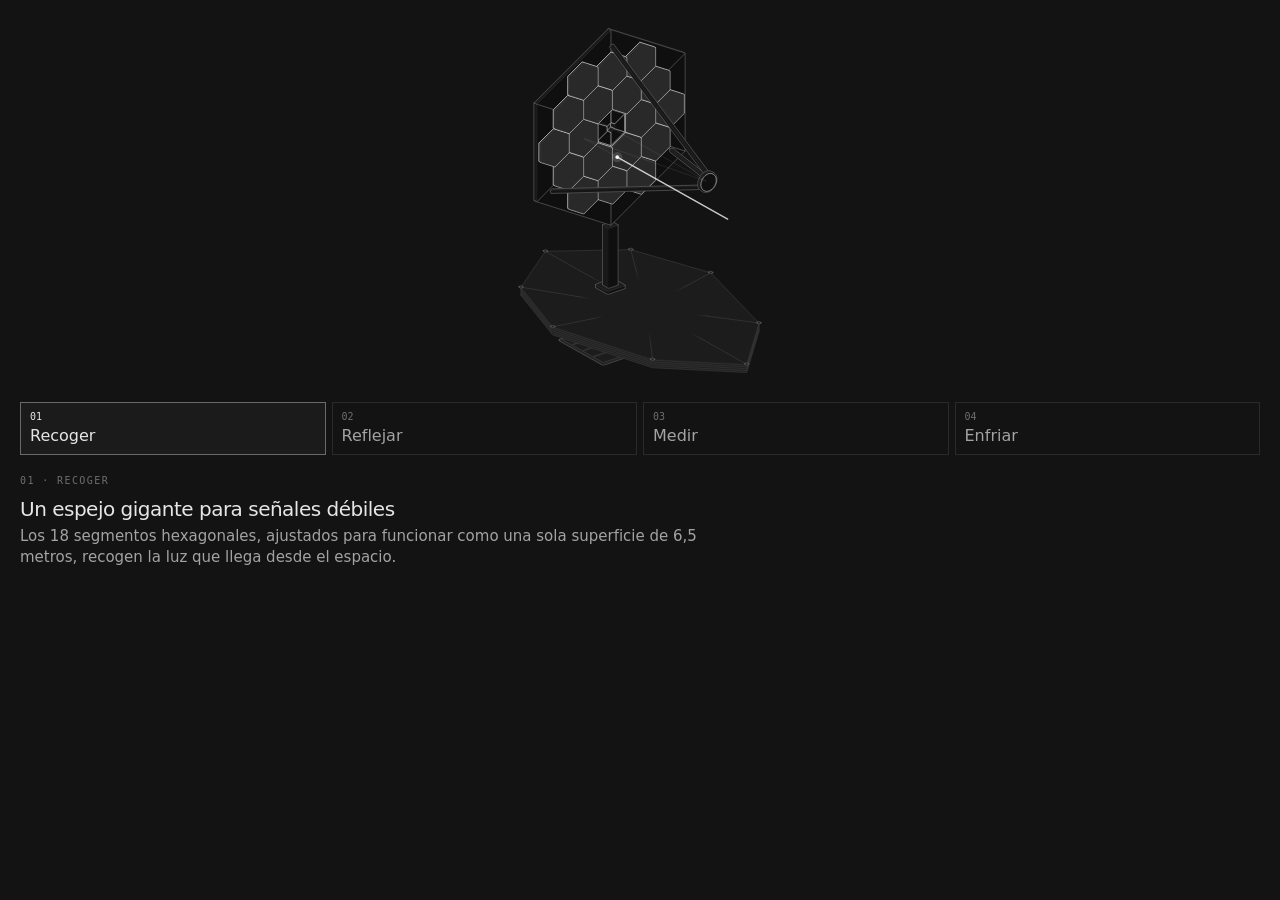
<file: presentacion-anatomy/webb-dark.html>
<!doctype html><html lang="es"><head><meta charset="utf-8"><meta name="viewport" content="width=device-width, initial-scale=1"><title>Cómo funciona el telescopio James Webb</title><style>
.iso{
  --anatomy-page:#0b0b0b;--anatomy-card:#131313;--anatomy-text:#a3a3a3;--anatomy-strong:#e6e6e6;--anatomy-muted:#6e6e6e;
  --anatomy-paper:#131313;--anatomy-face:#1b1b1b;--anatomy-top:#1c1c1c;
  --anatomy-shade-0:#0f0f0f;--anatomy-shade-1:#121212;--anatomy-shade-2:#151515;--anatomy-shade-3:#181818;
  --anatomy-lit-top:#262626;--anatomy-lit-shade:#1d1d1d;
  --anatomy-hi:#d4d4d4;--anatomy-mid:#6a6a6a;--anatomy-lo:#3e3e3e;--anatomy-faint:#2a2a2a;--anatomy-lit:#ffffff;
  --anatomy-halo:#050505;--anatomy-halo-opacity:.9;--anatomy-dot:#e6e6e6;
  --anatomy-red:#ff6b6b;--anatomy-green:#6be0a0;--anatomy-blue:#6b9bff;
  --anatomy-weight:.6px;--anatomy-ease:cubic-bezier(.32,.72,0,1);
  --anatomy-mono:ui-monospace,"SF Mono",Menlo,Consolas,monospace;
  --anatomy-lift:inset 0 1px 0 0 #ffffff0a,inset 0 0 0 1px #ffffff06,0 0 0 1px #00000026,0 1px 1px -.5px #00000014,0 3px 3px -1.5px #00000014,0 6px 6px -3px #00000014,0 12px 12px -6px #00000014;
}
.iso[data-theme="light"]{
  --anatomy-page:#f2f2ef;--anatomy-card:#fbfbfa;--anatomy-text:#57575a;--anatomy-strong:#18181a;--anatomy-muted:#8c8c90;
  --anatomy-paper:#fbfbfa;--anatomy-face:#ffffff;--anatomy-top:#ffffff;
  --anatomy-shade-0:#dcdcd9;--anatomy-shade-1:#e5e5e2;--anatomy-shade-2:#ededea;--anatomy-shade-3:#f4f4f1;
  --anatomy-lit-top:#ffffff;--anatomy-lit-shade:#eeeeeb;
  --anatomy-hi:#26262a;--anatomy-mid:#8a8a8f;--anatomy-lo:#b4b4b8;--anatomy-faint:#d4d4d6;--anatomy-lit:#000000;
  --anatomy-halo:#8a8a80;--anatomy-halo-opacity:.32;--anatomy-dot:#3a3a3e;
  --anatomy-red:#e5484d;--anatomy-green:#30a46c;--anatomy-blue:#3e63dd;
  --anatomy-lift:inset 0 1px 0 0 #ffffff,0 0 0 1px #0000000f,0 1px 1px -.5px #0000000a,0 3px 3px -1.5px #0000000a,0 6px 6px -3px #0000000a,0 12px 12px -6px #0000000a;
}
.iso-svg{display:block;width:100%;height:auto;overflow:visible}
.iso-svg path,.iso-svg circle{vector-effect:non-scaling-stroke}
.iso-fill{fill:var(--anatomy-paper);stroke:none}
.iso-solid[data-lit]>.iso-fill{fill:var(--anatomy-face)}
.iso-shade,.iso-top{stroke:none}
.iso-shade[data-shade="0"]{fill:var(--anatomy-shade-0)}
.iso-shade[data-shade="1"]{fill:var(--anatomy-shade-1)}
.iso-shade[data-shade="2"]{fill:var(--anatomy-shade-2)}
.iso-shade[data-shade="3"]{fill:var(--anatomy-shade-3)}
.iso-top{fill:var(--anatomy-top)}
.iso-solid[data-lit]>.iso-top{fill:var(--anatomy-lit-top)}
.iso-solid[data-lit]>.iso-shade{fill:var(--anatomy-lit-shade)}
.iso-solid[data-seamless]>.iso-shade,.iso-solid[data-seamless]>.iso-top{stroke-width:.4;stroke-linejoin:round}
.iso-solid[data-seamless]>.iso-shade[data-shade="0"]{stroke:var(--anatomy-shade-0)}
.iso-solid[data-seamless]>.iso-shade[data-shade="1"]{stroke:var(--anatomy-shade-1)}
.iso-solid[data-seamless]>.iso-shade[data-shade="2"]{stroke:var(--anatomy-shade-2)}
.iso-solid[data-seamless]>.iso-shade[data-shade="3"]{stroke:var(--anatomy-shade-3)}
.iso-solid[data-seamless]>.iso-top{stroke:var(--anatomy-top)}
.iso-solid[data-seamless][data-lit]>.iso-top{stroke:var(--anatomy-lit-top)}
.iso-solid[data-seamless][data-lit]>.iso-shade{stroke:var(--anatomy-lit-shade)}
.iso-solid[data-lit]>.iso-edge{stroke:var(--anatomy-lit)}
.iso-halo{fill:var(--anatomy-halo);stroke:none;filter:blur(9px);opacity:var(--anatomy-halo-opacity);transform:translateY(3px)}
.iso-line{fill:none;stroke:var(--anatomy-lo);stroke-width:var(--anatomy-weight);stroke-linecap:round;stroke-linejoin:round}
.iso-line[data-tone="hi"]{stroke:var(--anatomy-hi)}
.iso-line[data-tone="mid"]{stroke:var(--anatomy-mid)}
.iso-line[data-tone="lo"]{stroke:var(--anatomy-lo)}
.iso-line[data-tone="faint"]{stroke:var(--anatomy-faint)}
.iso-line[data-tone="lit"]{stroke:var(--anatomy-lit)}
.iso-line[data-tone="red"]{stroke:var(--anatomy-red)}
.iso-line[data-tone="green"]{stroke:var(--anatomy-green)}
.iso-line[data-tone="blue"]{stroke:var(--anatomy-blue)}
.iso-line[data-dotted]{stroke-dasharray:.01 3.5;stroke-width:1}
.iso-line[data-dashed]{stroke-dasharray:3 3}
.iso-line[data-flow]{stroke-dasharray:2 6}
.iso-wire-end{fill:var(--anatomy-paper);stroke:var(--anatomy-lo);stroke-width:var(--anatomy-weight)}
.iso-wire[data-tone="hi"] .iso-wire-end{stroke:var(--anatomy-hi)}
.iso-wire[data-tone="mid"] .iso-wire-end{stroke:var(--anatomy-mid)}
.iso-wire[data-tone="faint"] .iso-wire-end{stroke:var(--anatomy-faint)}
.iso-wire[data-tone="lit"] .iso-wire-end{stroke:var(--anatomy-lit)}
.iso-dots circle{fill:var(--anatomy-dot);stroke:none;opacity:.32}
.iso-dots[data-tone="hi"] circle{opacity:.85}
.iso-dots[data-tone="mid"] circle{opacity:.45}
.iso-dots[data-tone="lo"] circle{opacity:.22}
.iso-dots[data-tone="faint"] circle{opacity:.12}
.iso-face-text{fill:var(--anatomy-mid);font-family:var(--anatomy-mono);letter-spacing:.04em}
.iso-face-text[data-tone="hi"]{fill:var(--anatomy-hi)}
.iso-face-text[data-tone="lo"]{fill:var(--anatomy-lo)}
.iso-face-text[data-tone="faint"]{fill:var(--anatomy-faint)}
.tb-body{fill:var(--anatomy-shade-2);stroke:none}
.tb-shine{fill:var(--anatomy-top);stroke:none}
.tb-shade{fill:var(--anatomy-shade-0);stroke:none}
.tb-ring{fill:none;stroke:var(--anatomy-lo);stroke-width:.45;stroke-linecap:butt;stroke-linejoin:round}
.tb-ring[data-tone="mid"]{stroke:var(--anatomy-mid)}
.tb-ring[data-tone="faint"]{stroke:var(--anatomy-faint)}
.tb-ring[data-tone="hi"]{stroke:var(--anatomy-hi)}
@keyframes iso-flow{to{stroke-dashoffset:-32}}
@keyframes iso-pulse{0%,100%{opacity:.18}12%{opacity:1}40%{opacity:.18}}
.iso-line[data-flow]{animation:iso-flow 1600ms linear infinite}
.iso-dots circle[data-pulse]{animation:iso-pulse 1600ms steps(1,end) infinite;animation-delay:var(--pulse-at,0ms)}
.iso-figure{margin:32px 0 36px}
.iso-plate{position:relative;padding:52px 24px;border-radius:0;background:var(--anatomy-card);box-shadow:0 0 0 1px var(--anatomy-mid);--anatomy-paper:var(--anatomy-card)}
.iso-plate-corners{position:absolute;inset:18px 20px;pointer-events:none}
.iso-plate-corner{position:absolute;color:var(--anatomy-muted);font-family:var(--anatomy-mono);font-size:10.5px;line-height:1;letter-spacing:.04em;white-space:nowrap}
.iso-plate-corner[data-corner="fig"]{top:0;left:0;color:var(--anatomy-text)}
.iso-plate-corner[data-corner="title"]{top:0;right:0;text-transform:uppercase;letter-spacing:.1em}
.iso-plate-corner[data-corner="hint"]{bottom:0;left:0;text-transform:uppercase;letter-spacing:.1em}
.iso-plate-corner[data-corner="readout"]{right:0;bottom:0;color:var(--anatomy-text);font-variant-numeric:tabular-nums}
.iso-plate .iso-svg{margin:0 auto}
.iso-legend{display:grid;gap:8px;margin-top:12px;color:var(--anatomy-muted);font-size:13px;line-height:1.55}
.iso-keys{display:flex;flex-wrap:wrap;gap:6px 18px}
.iso-key{display:inline-flex;align-items:center;gap:7px}
.iso-swatch{width:16px;height:10px;flex:none;overflow:visible}
.iso-swatch path{fill:none;stroke:var(--anatomy-hi);stroke-width:1;vector-effect:non-scaling-stroke;stroke-linejoin:round;stroke-linecap:round}
.iso-swatch[data-mark="raised"] path,.iso-swatch[data-mark="flat"] path{stroke:var(--anatomy-mid)}
.iso-swatch[data-mark="lit"] path{stroke:var(--anatomy-lit)}
.iso-swatch[data-mark="dim"] path{stroke:var(--anatomy-lo)}
.iso-swatch[data-mark="dotted"] path{stroke-dasharray:.01 3;stroke-width:1.4}
.iso-swatch[data-mark="dashed"] path{stroke-dasharray:3 2.5}
.iso-swatch[data-mark="red"] path{stroke:var(--anatomy-red)}
.iso-swatch[data-mark="green"] path{stroke:var(--anatomy-green)}
.iso-swatch[data-mark="blue"] path{stroke:var(--anatomy-blue)}
.iso-swatch-crease{stroke:var(--anatomy-lo)!important}
@media (max-width:560px){.iso-plate{padding:48px 12px 70px}.iso-plate-corner[data-corner="hint"]{bottom:18px}}
@media (prefers-reduced-motion:reduce){.iso-line[data-flow],.iso-dots circle[data-pulse]{animation:none}}

*{box-sizing:border-box}
html{color-scheme:dark}
body[data-theme="light"]{color-scheme:light}
body{margin:0;background:var(--anatomy-page);color:var(--anatomy-text);font:14px/1.6 ui-sans-serif,system-ui,-apple-system,"Segoe UI",sans-serif;-webkit-font-smoothing:antialiased}
.iso-page{width:min(900px,100% - 32px);margin:64px auto 96px}
</style></head><body class="iso" data-theme="dark"><main class="iso-page"><style>.iso-page { margin: 70px auto 100px; }
.intro { max-width: 700px; margin-bottom: 34px; }
.eyebrow, .step-kicker { font: 10px/1.2 var(--anatomy-mono); letter-spacing: .14em; text-transform: uppercase; color: var(--anatomy-muted); }
.eyebrow span { padding: 0 .45em; }
h1 { margin: 22px 0 15px; color: var(--anatomy-strong); font-size: clamp(40px, 7vw, 78px); line-height: 1.04; letter-spacing: -.055em; font-weight: 540; }
h1 em { font-family: ui-serif, Georgia, serif; font-weight: 400; }
.lead { max-width: 570px; color: var(--anatomy-text); font-size: clamp(16px, 2.1vw, 18px); line-height: 1.65; }
.iso-figure { margin: 30px 0 18px; }
.iso-plate { padding: 46px 24px 47px; }
.iso-stage { user-select: none; touch-action: pan-y; }
.iso-svg { max-width: 780px; }
.iso-legend { margin-top: 14px; }
.iso-caption { max-width: 700px; }
.optical-ray { pointer-events: none; }
.ray-track { fill: none; stroke: var(--anatomy-hi); stroke-width:.8; opacity:.12; }
.ray-active { fill:none; stroke:var(--anatomy-lit); stroke-width:1.45; stroke-linecap:round; opacity:.75; }
.photon-halo { fill: var(--anatomy-lit); opacity:.14; }
.photon { fill: var(--anatomy-lit); }
[data-component] { transition: opacity .35s ease; }
[data-focus="shield"] [data-component="shield"] .iso-edge,
[data-focus="mirror"] [data-component="mirror"] .iso-edge,
[data-focus="secondary"] [data-component="secondary"] .iso-edge,
[data-focus="instrument"] [data-component="instrument"] .iso-edge,
[data-focus="instrument"] [data-component="aperture"] .iso-edge { stroke:var(--anatomy-lit); }
.controls { display:grid; grid-template-columns:repeat(4,1fr); gap:8px; margin-top:28px; }
.controls button { border:1px solid var(--anatomy-faint); color:var(--anatomy-text); background:transparent; padding:15px 12px; text-align:left; cursor:pointer; font:500 13px/1.2 ui-sans-serif,system-ui,sans-serif; transition:background .2s,border-color .2s,color .2s; }
.controls button span { display:block; margin-bottom:9px; color:var(--anatomy-muted); font:10px/1 var(--anatomy-mono); }
.controls button:hover,.controls button:focus-visible { border-color:var(--anatomy-hi); outline:none; color:var(--anatomy-strong); }
.controls button[aria-pressed="true"] { color:var(--anatomy-strong); border-color:var(--anatomy-mid); background:var(--anatomy-face); }
.controls button[aria-pressed="true"] span { color:var(--anatomy-strong); }
.step-description { min-height:159px; padding:22px 0 8px; }
.step-description h2,.story h2 { margin: 13px 0 9px; color:var(--anatomy-strong); font-weight:530; line-height:1.2; letter-spacing:-.025em; }
.step-description h2 { font-size:clamp(22px, 3vw, 29px); }
.step-description p:not(.step-kicker), .story p:not(.eyebrow) { max-width:720px; font-size:15px; line-height:1.75; margin:0; }
.facts { display:grid; grid-template-columns:repeat(4,1fr); border-top:1px solid var(--anatomy-faint); border-bottom:1px solid var(--anatomy-faint); margin:30px 0 72px; }
.facts div { display:flex; flex-direction:column; gap:5px; padding:22px 12px 22px 0; }
.facts strong { color:var(--anatomy-strong); font-size:21px; font-weight:500; letter-spacing:-.03em; }
.facts span { color:var(--anatomy-muted); font-size:12px; line-height:1.4; }
.story { margin:0 0 54px; }
.story h2 { font-size:clamp(26px, 4vw, 39px); }
.story p:not(.eyebrow) { margin-top:15px; }
.story strong { color:var(--anatomy-strong); font-weight:550; }
.final-story { margin-bottom:70px; }
footer { border-top:1px solid var(--anatomy-faint); padding-top:20px; display:flex; gap:40px; font-size:12px; color:var(--anatomy-muted); }
footer div { display:flex; gap:10px 22px; flex-wrap:wrap; }
footer a { color:var(--anatomy-text); text-decoration:none; border-bottom:1px solid var(--anatomy-lo); }
footer a:hover { color:var(--anatomy-strong); }
@media(max-width:560px) { .iso-page { margin: 42px auto 72px; } .iso-plate { padding:43px 9px 65px; } .iso-plate-corner { font-size:9px; } .controls { gap:5px; } .controls button { padding:12px 7px; font-size:11px; } .facts { grid-template-columns:repeat(2,1fr); gap:0 12px; margin-bottom:55px; } .facts div { padding:17px 0; } .step-description { min-height:180px; } footer { gap:15px; flex-direction:column; } }
@media(prefers-reduced-motion:reduce) { [data-component] { transition:none; } }
/* A slightly brighter mirror face keeps the segmented optical surface legible. */
.iso[data-theme="dark"] [data-component="mirror"] .iso-shade { fill:#292929; }
.iso[data-theme="dark"] [data-component="mirror"] .iso-top { fill:#303030; }
.iso[data-theme="light"] [data-component="mirror"] .iso-shade { fill:#e5e5e2; }
.iso[data-theme="light"] [data-component="mirror"] .iso-top { fill:#efefec; }
</style>
<header class="intro"><p class="eyebrow">Un observatorio para luz invisible <span>·</span> Anatomía 01</p><h1>Cómo funciona el<br><em>James Webb</em></h1><p class="lead">Un gran espejo recoge luz infrarroja muy débil. Para verla, el telescopio debe mantenerse extraordinariamente frío.</p></header>
<figure class="iso-figure"><div class="iso-plate"><div class="iso-plate-corners" aria-hidden="true"><span class="iso-plate-corner" data-corner="fig">Fig. 01</span><span class="iso-plate-corner" data-corner="title">James Webb · cómo observa</span><span class="iso-plate-corner" data-corner="hint">Elige una etapa</span><span class="iso-plate-corner" data-corner="readout" data-readout>01 / luz entrante</span></div><div class="iso-stage" aria-label="Modelo interactivo del telescopio"><svg xmlns="http://www.w3.org/2000/svg" class="iso-svg" viewBox="0 0 600 490" role="img" aria-label="Modelo isométrico del telescopio James Webb: dieciocho segmentos del espejo principal, un espejo secundario sostenido por tres brazos y un parasol de cinco capas. Un punto representa la luz que se refleja en los espejos y viaja hacia los instrumentos."><g data-component="bus"><g class="iso-solid"><path class="iso-fill" d="M301 381.5L301.1 381.2L301.5 381.1L335.9 369.3L336.4 369.2L336.9 369.1L337.4 369.2L337.8 369.4L391.6 399.6L391.9 399.8L391.9 400L391.9 401.4L391.8 401.7L391.4 401.8L357 413.6L356.5 413.7L356 413.8L355.5 413.7L355.1 413.5L301.2 383.3L301 383.1L301 382.9Z"/><path class="iso-shade" data-shade="0" d="M391.9 401.4L391.8 401.7L391.8 400.2L391.9 400ZM391.8 401.7L391.4 401.8L391.4 400.4L391.8 400.2ZM391.4 401.8L357 413.6L357 412.2L391.4 400.4Z"/><path class="iso-shade" data-shade="1" d="M357 413.6L356.5 413.7L356.5 412.3L357 412.2ZM356.5 413.7L356 413.8L356 412.3L356.5 412.3Z"/><path class="iso-shade" data-shade="2" d="M356 413.8L355.5 413.7L355.5 412.2L356 412.3Z"/><path class="iso-shade" data-shade="3" d="M355.5 413.7L355.1 413.5L355.1 412.1L355.5 412.2ZM355.1 413.5L301.2 383.3L301.2 381.9L355.1 412.1ZM301.2 383.3L301 383.1L301 381.7L301.2 381.9ZM301 383.1L301 382.9L301 381.5L301 381.7Z"/><path class="iso-top" d="M391.6 399.6L391.9 399.8L391.9 400L391.8 400.2L391.4 400.4L357 412.2L356.5 412.3L356 412.3L355.5 412.2L355.1 412.1L301.2 381.9L301 381.7L301 381.5L301.1 381.2L301.5 381.1L335.9 369.3L336.4 369.2L336.9 369.1L337.4 369.2L337.8 369.4Z"/><path class="iso-line iso-crease" data-tone="faint" d="M391.9 400L391.8 400.2L391.4 400.4L357 412.2L356.5 412.3L356 412.3L355.5 412.2L355.1 412.1L301.2 381.9L301 381.7L301 381.5"/><path class="iso-line iso-bevel" data-tone="faint" d="M391.9 400L391.3 400.1L391.1 400.3L356.7 412L356.4 412.1L356 412.1L355.7 412.1L355.4 412L301.6 381.8L301.5 381.6L301 381.5"/><path class="iso-line iso-edge" data-tone="mid" d="M301 381.5L301.1 381.2L301.5 381.1L335.9 369.3L336.4 369.2L336.9 369.1L337.4 369.2L337.8 369.4L391.6 399.6L391.9 399.8L391.9 400M391.9 401.4L391.8 401.7L391.4 401.8L357 413.6L356.5 413.7L356 413.8L355.5 413.7L355.1 413.5L301.2 383.3L301 383.1L301 382.9M391.9 400L391.9 401.4M301 381.5L301 382.9"/></g></g><g data-component="bus"><g class="iso-solid"><path class="iso-fill" d="M304.3 381.2L304.4 381.2L304.5 381.1L336.2 370.2L336.3 370.2L336.5 370.2L336.6 370.2L336.8 370.3L348.3 376.8L348.4 376.8L348.4 376.9L348.4 377.3L348.4 377.4L348.3 377.4L316.5 388.3L316.4 388.3L316.2 388.3L316.1 388.3L316 388.3L304.4 381.8L304.3 381.7L304.3 381.6Z"/><path class="iso-shade" data-shade="0" d="M348.4 377.3L348.4 377.4L348.4 377L348.4 376.9ZM348.4 377.4L348.3 377.4L348.3 377L348.4 377ZM348.3 377.4L316.5 388.3L316.5 387.9L348.3 377Z"/><path class="iso-shade" data-shade="1" d="M316.5 388.3L316.4 388.3L316.4 387.9L316.5 387.9ZM316.4 388.3L316.2 388.3L316.2 387.9L316.4 387.9Z"/><path class="iso-shade" data-shade="2" d="M316.2 388.3L316.1 388.3L316.1 387.9L316.2 387.9Z"/><path class="iso-shade" data-shade="3" d="M316.1 388.3L316 388.3L316 387.8L316.1 387.9ZM316 388.3L304.4 381.8L304.4 381.3L316 387.8ZM304.4 381.8L304.3 381.7L304.3 381.3L304.4 381.3ZM304.3 381.7L304.3 381.6L304.3 381.2L304.3 381.3Z"/><path class="iso-top" d="M348.3 376.8L348.4 376.8L348.4 376.9L348.4 377L348.3 377L316.5 387.9L316.4 387.9L316.2 387.9L316.1 387.9L316 387.8L304.4 381.3L304.3 381.3L304.3 381.2L304.4 381.2L304.5 381.1L336.2 370.2L336.3 370.2L336.5 370.2L336.6 370.2L336.8 370.3Z"/><path class="iso-line iso-crease" data-tone="faint" d="M348.4 376.9L348.4 377L348.3 377L316.5 387.9L316.4 387.9L316.2 387.9L316.1 387.9L316 387.8L304.4 381.3L304.3 381.3L304.3 381.2"/><path class="iso-line iso-bevel" data-tone="faint" d="M348.4 376.9L348 376.9L348 376.9L316.3 387.7L316.3 387.7L316.3 387.7L316.3 387.7L316.3 387.7L304.8 381.2L304.8 381.2L304.3 381.2"/><path class="iso-line iso-edge" data-tone="lo" d="M304.3 381.2L304.4 381.2L304.5 381.1L336.2 370.2L336.3 370.2L336.5 370.2L336.6 370.2L336.8 370.3L348.3 376.8L348.4 376.8L348.4 376.9M348.4 377.3L348.4 377.4L348.3 377.4L316.5 388.3L316.4 388.3L316.2 388.3L316.1 388.3L316 388.3L304.4 381.8L304.3 381.7L304.3 381.6M348.4 376.9L348.4 377.3M304.3 381.2L304.3 381.6"/></g></g><g data-component="bus"><g class="iso-solid"><path class="iso-fill" d="M317.6 388.7L317.7 388.6L317.8 388.6L349.5 377.7L349.6 377.7L349.8 377.7L349.9 377.7L350.1 377.7L361.6 384.2L361.7 384.3L361.7 384.4L361.7 384.8L361.7 384.8L361.6 384.9L329.8 395.8L329.7 395.8L329.5 395.8L329.4 395.8L329.3 395.7L317.7 389.2L317.6 389.2L317.6 389.1Z"/><path class="iso-shade" data-shade="0" d="M361.7 384.8L361.7 384.8L361.7 384.4L361.7 384.4ZM361.7 384.8L361.6 384.9L361.6 384.5L361.7 384.4ZM361.6 384.9L329.8 395.8L329.8 395.3L361.6 384.5Z"/><path class="iso-shade" data-shade="1" d="M329.8 395.8L329.7 395.8L329.7 395.4L329.8 395.3ZM329.7 395.8L329.5 395.8L329.5 395.4L329.7 395.4Z"/><path class="iso-shade" data-shade="2" d="M329.5 395.8L329.4 395.8L329.4 395.4L329.5 395.4Z"/><path class="iso-shade" data-shade="3" d="M329.4 395.8L329.3 395.7L329.3 395.3L329.4 395.4ZM329.3 395.7L317.7 389.2L317.7 388.8L329.3 395.3ZM317.7 389.2L317.6 389.2L317.6 388.8L317.7 388.8ZM317.6 389.2L317.6 389.1L317.6 388.7L317.6 388.8Z"/><path class="iso-top" d="M361.6 384.2L361.7 384.3L361.7 384.4L361.7 384.4L361.6 384.5L329.8 395.3L329.7 395.4L329.5 395.4L329.4 395.4L329.3 395.3L317.7 388.8L317.6 388.8L317.6 388.7L317.7 388.6L317.8 388.6L349.5 377.7L349.6 377.7L349.8 377.7L349.9 377.7L350.1 377.7Z"/><path class="iso-line iso-crease" data-tone="faint" d="M361.7 384.4L361.7 384.4L361.6 384.5L329.8 395.3L329.7 395.4L329.5 395.4L329.4 395.4L329.3 395.3L317.7 388.8L317.6 388.8L317.6 388.7"/><path class="iso-line iso-bevel" data-tone="faint" d="M361.7 384.4L361.3 384.3L361.3 384.3L329.6 395.2L329.6 395.2L329.6 395.2L329.6 395.2L329.6 395.2L318.1 388.7L318.1 388.7L317.6 388.7"/><path class="iso-line iso-edge" data-tone="lo" d="M317.6 388.7L317.7 388.6L317.8 388.6L349.5 377.7L349.6 377.7L349.8 377.7L349.9 377.7L350.1 377.7L361.6 384.2L361.7 384.3L361.7 384.4M361.7 384.8L361.7 384.8L361.6 384.9L329.8 395.8L329.7 395.8L329.5 395.8L329.4 395.8L329.3 395.7L317.7 389.2L317.6 389.2L317.6 389.1M361.7 384.4L361.7 384.8M317.6 388.7L317.6 389.1"/></g></g><g data-component="bus"><g class="iso-solid"><path class="iso-fill" d="M307.2 390.9L313.5 388.8L320.8 392.9L320.8 394.3L314.6 396.4L307.2 392.3Z"/><path class="iso-shade" data-shade="0" d="M320.8 394.3L314.6 396.4L314.6 395L320.8 392.9Z"/><path class="iso-shade" data-shade="3" d="M314.6 396.4L307.2 392.3L307.2 390.9L314.6 395Z"/><path class="iso-top" d="M320.8 392.9L314.6 395L307.2 390.9L313.5 388.8Z"/><path class="iso-line iso-crease" data-tone="faint" d="M320.8 392.9L314.6 395L307.2 390.9"/><path class="iso-line iso-bevel" data-tone="faint" d="M320.8 392.9L314.6 394.8L307.2 390.9"/><path class="iso-line iso-edge" data-tone="mid" d="M307.2 390.9L313.5 388.8L320.8 392.9M320.8 394.3L314.6 396.4L307.2 392.3M320.8 392.9L320.8 394.3M307.2 390.9L307.2 392.3"/></g></g><g data-component="bus"><g class="iso-solid"><path class="iso-fill" d="M330.9 396.1L331 396.1L331.1 396L362.8 385.2L362.9 385.1L363.1 385.1L363.2 385.1L363.4 385.2L374.9 391.7L375 391.7L375 391.8L375 392.2L375 392.3L374.9 392.3L343.1 403.2L343 403.3L342.8 403.3L342.7 403.2L342.6 403.2L331 396.7L330.9 396.6L330.9 396.6Z"/><path class="iso-shade" data-shade="0" d="M375 392.2L375 392.3L375 391.9L375 391.8ZM375 392.3L374.9 392.3L374.9 391.9L375 391.9ZM374.9 392.3L343.1 403.2L343.1 402.8L374.9 391.9Z"/><path class="iso-shade" data-shade="1" d="M343.1 403.2L343 403.3L343 402.8L343.1 402.8ZM343 403.3L342.8 403.3L342.8 402.8L343 402.8Z"/><path class="iso-shade" data-shade="2" d="M342.8 403.3L342.7 403.2L342.7 402.8L342.8 402.8Z"/><path class="iso-shade" data-shade="3" d="M342.7 403.2L342.6 403.2L342.6 402.8L342.7 402.8ZM342.6 403.2L331 396.7L331 396.3L342.6 402.8ZM331 396.7L330.9 396.6L330.9 396.2L331 396.3ZM330.9 396.6L330.9 396.6L330.9 396.1L330.9 396.2Z"/><path class="iso-top" d="M374.9 391.7L375 391.7L375 391.8L375 391.9L374.9 391.9L343.1 402.8L343 402.8L342.8 402.8L342.7 402.8L342.6 402.8L331 396.3L330.9 396.2L330.9 396.1L331 396.1L331.1 396L362.8 385.2L362.9 385.1L363.1 385.1L363.2 385.1L363.4 385.2Z"/><path class="iso-line iso-crease" data-tone="faint" d="M375 391.8L375 391.9L374.9 391.9L343.1 402.8L343 402.8L342.8 402.8L342.7 402.8L342.6 402.8L331 396.3L330.9 396.2L330.9 396.1"/><path class="iso-line iso-bevel" data-tone="faint" d="M375 391.8L374.6 391.8L374.6 391.8L342.9 402.6L342.9 402.6L342.9 402.6L342.9 402.6L342.9 402.6L331.4 396.2L331.4 396.2L330.9 396.1"/><path class="iso-line iso-edge" data-tone="lo" d="M330.9 396.1L331 396.1L331.1 396L362.8 385.2L362.9 385.1L363.1 385.1L363.2 385.1L363.4 385.2L374.9 391.7L375 391.7L375 391.8M375 392.2L375 392.3L374.9 392.3L343.1 403.2L343 403.3L342.8 403.3L342.7 403.2L342.6 403.2L331 396.7L330.9 396.6L330.9 396.6M375 391.8L375 392.2M330.9 396.1L330.9 396.6"/></g></g><g data-component="bus"><g class="iso-solid"><path class="iso-fill" d="M344.2 403.6L344.3 403.5L344.4 403.5L376.1 392.6L376.2 392.6L376.4 392.6L376.5 392.6L376.7 392.6L388.2 399.1L388.3 399.2L388.3 399.3L388.3 399.7L388.3 399.8L388.2 399.8L356.4 410.7L356.3 410.7L356.1 410.7L356 410.7L355.9 410.7L344.3 404.2L344.2 404.1L344.2 404Z"/><path class="iso-shade" data-shade="0" d="M388.3 399.7L388.3 399.8L388.3 399.3L388.3 399.3ZM388.3 399.8L388.2 399.8L388.2 399.4L388.3 399.3ZM388.2 399.8L356.4 410.7L356.4 410.3L388.2 399.4Z"/><path class="iso-shade" data-shade="1" d="M356.4 410.7L356.3 410.7L356.3 410.3L356.4 410.3ZM356.3 410.7L356.1 410.7L356.1 410.3L356.3 410.3Z"/><path class="iso-shade" data-shade="2" d="M356.1 410.7L356 410.7L356 410.3L356.1 410.3Z"/><path class="iso-shade" data-shade="3" d="M356 410.7L355.9 410.7L355.9 410.2L356 410.3ZM355.9 410.7L344.3 404.2L344.3 403.7L355.9 410.2ZM344.3 404.2L344.2 404.1L344.2 403.7L344.3 403.7ZM344.2 404.1L344.2 404L344.2 403.6L344.2 403.7Z"/><path class="iso-top" d="M388.2 399.1L388.3 399.2L388.3 399.3L388.3 399.3L388.2 399.4L356.4 410.3L356.3 410.3L356.1 410.3L356 410.3L355.9 410.2L344.3 403.7L344.2 403.7L344.2 403.6L344.3 403.5L344.4 403.5L376.1 392.6L376.2 392.6L376.4 392.6L376.5 392.6L376.7 392.6Z"/><path class="iso-line iso-crease" data-tone="faint" d="M388.3 399.3L388.3 399.3L388.2 399.4L356.4 410.3L356.3 410.3L356.1 410.3L356 410.3L355.9 410.2L344.3 403.7L344.2 403.7L344.2 403.6"/><path class="iso-line iso-bevel" data-tone="faint" d="M388.3 399.3L387.9 399.2L387.9 399.2L356.2 410.1L356.2 410.1L356.2 410.1L356.2 410.1L356.2 410.1L344.7 403.6L344.7 403.6L344.2 403.6"/><path class="iso-line iso-edge" data-tone="lo" d="M344.2 403.6L344.3 403.5L344.4 403.5L376.1 392.6L376.2 392.6L376.4 392.6L376.5 392.6L376.7 392.6L388.2 399.1L388.3 399.2L388.3 399.3M388.3 399.7L388.3 399.8L388.2 399.8L356.4 410.7L356.3 410.7L356.1 410.7L356 410.7L355.9 410.7L344.3 404.2L344.2 404.1L344.2 404M388.3 399.3L388.3 399.7M344.2 403.6L344.2 404"/></g></g><g data-component="bus"><g class="iso-solid"><path class="iso-fill" d="M234 408.1L234.5 407.4L235.5 406.9L289.8 388.3L291.2 388L292.8 387.9L294.3 388.2L295.4 388.6L350.9 419.7L351.6 420.3L351.7 421L351.7 423.4L351.2 424L350.2 424.6L295.9 443.2L294.5 443.5L293 443.5L291.5 443.3L290.3 442.9L234.9 411.7L234.2 411.1L234 410.4Z"/><path class="iso-shade" data-shade="0" d="M351.7 423.4L351.2 424L351.2 421.7L351.7 421ZM351.2 424L350.2 424.6L350.2 422.2L351.2 421.7ZM350.2 424.6L295.9 443.2L295.9 440.8L350.2 422.2Z"/><path class="iso-shade" data-shade="1" d="M295.9 443.2L294.5 443.5L294.5 441.1L295.9 440.8ZM294.5 443.5L293 443.5L293 441.1L294.5 441.1Z"/><path class="iso-shade" data-shade="2" d="M293 443.5L291.5 443.3L291.5 440.9L293 441.1Z"/><path class="iso-shade" data-shade="3" d="M291.5 443.3L290.3 442.9L290.3 440.5L291.5 440.9ZM290.3 442.9L234.9 411.7L234.9 409.3L290.3 440.5ZM234.9 411.7L234.2 411.1L234.2 408.7L234.9 409.3ZM234.2 411.1L234 410.4L234 408.1L234.2 408.7Z"/><path class="iso-top" d="M350.9 419.7L351.6 420.3L351.7 421L351.2 421.7L350.2 422.2L295.9 440.8L294.5 441.1L293 441.1L291.5 440.9L290.3 440.5L234.9 409.3L234.2 408.7L234 408.1L234.5 407.4L235.5 406.9L289.8 388.3L291.2 388L292.8 387.9L294.3 388.2L295.4 388.6Z"/><path class="iso-line iso-crease" data-tone="faint" d="M351.7 421L351.2 421.7L350.2 422.2L295.9 440.8L294.5 441.1L293 441.1L291.5 440.9L290.3 440.5L234.9 409.3L234.2 408.7L234 408.1"/><path class="iso-line iso-bevel" data-tone="faint" d="M351.7 421L350.8 421.6L349.9 422L295.7 440.6L294.4 440.9L293 440.9L291.7 440.7L290.7 440.3L235.2 409.2L234.6 408.7L234 408.1"/><path class="iso-line iso-edge" data-tone="mid" d="M234 408.1L234.5 407.4L235.5 406.9L289.8 388.3L291.2 388L292.8 387.9L294.3 388.2L295.4 388.6L350.9 419.7L351.6 420.3L351.7 421M351.7 423.4L351.2 424L350.2 424.6L295.9 443.2L294.5 443.5L293 443.5L291.5 443.3L290.3 442.9L234.9 411.7L234.2 411.1L234 410.4M351.7 421L351.7 423.4M234 408.1L234 410.4"/></g></g><g data-component="bus"><g class="iso-solid"><path class="iso-fill" d="M237.8 372.5L238.3 371.9L239.3 371.4L289.4 354.2L290.8 353.9L292.3 353.8L293.8 354L295 354.5L347.2 383.8L347.9 384.4L348 385.1L348 420.8L347.5 421.5L346.5 422L296.4 439.1L295 439.4L293.4 439.5L292 439.3L290.8 438.8L238.6 409.5L237.9 408.9L237.8 408.3Z"/><path class="iso-shade" data-shade="0" d="M348 420.8L347.5 421.5L347.5 385.7L348 385.1ZM347.5 421.5L346.5 422L346.5 386.2L347.5 385.7ZM346.5 422L296.4 439.1L296.4 403.4L346.5 386.2Z"/><path class="iso-shade" data-shade="1" d="M296.4 439.1L295 439.4L295 403.7L296.4 403.4ZM295 439.4L293.4 439.5L293.4 403.8L295 403.7Z"/><path class="iso-shade" data-shade="2" d="M293.4 439.5L292 439.3L292 403.5L293.4 403.8Z"/><path class="iso-shade" data-shade="3" d="M292 439.3L290.8 438.8L290.8 403.1L292 403.5ZM290.8 438.8L238.6 409.5L238.6 373.8L290.8 403.1ZM238.6 409.5L237.9 408.9L237.9 373.2L238.6 373.8ZM237.9 408.9L237.8 408.3L237.8 372.5L237.9 373.2Z"/><path class="iso-top" d="M347.2 383.8L347.9 384.4L348 385.1L347.5 385.7L346.5 386.2L296.4 403.4L295 403.7L293.4 403.8L292 403.5L290.8 403.1L238.6 373.8L237.9 373.2L237.8 372.5L238.3 371.9L239.3 371.4L289.4 354.2L290.8 353.9L292.3 353.8L293.8 354L295 354.5Z"/><path class="iso-line iso-crease" data-tone="faint" d="M348 385.1L347.5 385.7L346.5 386.2L296.4 403.4L295 403.7L293.4 403.8L292 403.5L290.8 403.1L238.6 373.8L237.9 373.2L237.8 372.5"/><path class="iso-line iso-bevel" data-tone="faint" d="M348 385.1L347.1 385.6L346.2 386.1L296.1 403.2L294.9 403.5L293.5 403.6L292.2 403.4L291.1 403L239 373.7L238.3 373.1L237.8 372.5"/><path class="iso-line iso-edge" data-tone="mid" d="M237.8 372.5L238.3 371.9L239.3 371.4L289.4 354.2L290.8 353.9L292.3 353.8L293.8 354L295 354.5L347.2 383.8L347.9 384.4L348 385.1M348 420.8L347.5 421.5L346.5 422L296.4 439.1L295 439.4L293.4 439.5L292 439.3L290.8 438.8L238.6 409.5L237.9 408.9L237.8 408.3M348 385.1L348 420.8M237.8 372.5L237.8 408.3"/></g></g><g data-component="bus"><g class="iso-solid"><path class="iso-fill" d="M240.1 385.1L240.2 385L240.3 385L240.8 384.8L241 384.7L241.1 384.7L241.3 384.8L241.4 384.8L248.2 388.7L248.3 388.7L248.3 388.8L248.3 409L248.3 409.1L248.2 409.2L247.6 409.3L247.5 409.4L247.3 409.4L247.2 409.3L247.1 409.3L240.2 405.5L240.2 405.4L240.1 405.3Z"/><path class="iso-shade" data-shade="0" d="M248.3 409L248.3 409.1L248.3 388.8L248.3 388.8ZM248.3 409.1L248.2 409.2L248.2 388.9L248.3 388.8ZM248.2 409.2L247.6 409.3L247.6 389.1L248.2 388.9Z"/><path class="iso-shade" data-shade="1" d="M247.6 409.3L247.5 409.4L247.5 389.1L247.6 389.1ZM247.5 409.4L247.3 409.4L247.3 389.1L247.5 389.1Z"/><path class="iso-shade" data-shade="2" d="M247.3 409.4L247.2 409.3L247.2 389.1L247.3 389.1Z"/><path class="iso-shade" data-shade="3" d="M247.2 409.3L247.1 409.3L247.1 389L247.2 389.1ZM247.1 409.3L240.2 405.5L240.2 385.2L247.1 389ZM240.2 405.5L240.2 405.4L240.2 385.1L240.2 385.2ZM240.2 405.4L240.1 405.3L240.1 385.1L240.2 385.1Z"/><path class="iso-top" d="M248.2 388.7L248.3 388.7L248.3 388.8L248.3 388.8L248.2 388.9L247.6 389.1L247.5 389.1L247.3 389.1L247.2 389.1L247.1 389L240.2 385.2L240.2 385.1L240.1 385.1L240.2 385L240.3 385L240.8 384.8L241 384.7L241.1 384.7L241.3 384.8L241.4 384.8Z"/><path class="iso-line iso-crease" data-tone="faint" d="M248.3 388.8L248.3 388.8L248.2 388.9L247.6 389.1L247.5 389.1L247.3 389.1L247.2 389.1L247.1 389L240.2 385.2L240.2 385.1L240.1 385.1"/><path class="iso-line iso-bevel" data-tone="faint" d="M248.3 388.8L247.9 388.7L247.8 388.8L247.4 388.9L247.4 388.9L247.4 388.9L247.4 388.9L247.4 388.9L240.6 385.1L240.6 385.1L240.1 385.1"/><path class="iso-line iso-edge" data-tone="lo" d="M240.1 385.1L240.2 385L240.3 385L240.8 384.8L241 384.7L241.1 384.7L241.3 384.8L241.4 384.8L248.2 388.7L248.3 388.7L248.3 388.8M248.3 409L248.3 409.1L248.2 409.2L247.6 409.3L247.5 409.4L247.3 409.4L247.2 409.3L247.1 409.3L240.2 405.5L240.2 405.4L240.1 405.3M248.3 388.8L248.3 409M240.1 385.1L240.1 405.3"/></g></g><g data-component="bus"><g class="iso-solid"><path class="iso-fill" d="M247.7 411.3L250.8 410.2L258.2 414.3L258.2 415.8L255 416.8L247.7 412.7Z"/><path class="iso-shade" data-shade="0" d="M258.2 415.8L255 416.8L255 415.4L258.2 414.3Z"/><path class="iso-shade" data-shade="3" d="M255 416.8L247.7 412.7L247.7 411.3L255 415.4Z"/><path class="iso-top" d="M258.2 414.3L255 415.4L247.7 411.3L250.8 410.2Z"/><path class="iso-line iso-crease" data-tone="faint" d="M258.2 414.3L255 415.4L247.7 411.3"/><path class="iso-line iso-bevel" data-tone="faint" d="M258.2 414.3L255.1 415.2L247.7 411.3"/><path class="iso-line iso-edge" data-tone="mid" d="M247.7 411.3L250.8 410.2L258.2 414.3M258.2 415.8L255 416.8L247.7 412.7M258.2 414.3L258.2 415.8M247.7 411.3L247.7 412.7"/></g></g><g data-component="bus"><g class="iso-solid"><path class="iso-fill" d="M249.9 390.6L250 390.5L250.1 390.5L250.6 390.3L250.7 390.2L250.9 390.2L251 390.3L251.2 390.3L258 394.1L258.1 394.2L258.1 394.3L258.1 414.5L258.1 414.6L258 414.6L257.4 414.8L257.3 414.9L257.1 414.9L257 414.8L256.9 414.8L250 410.9L249.9 410.9L249.9 410.8Z"/><path class="iso-shade" data-shade="0" d="M258.1 414.5L258.1 414.6L258.1 394.3L258.1 394.3ZM258.1 414.6L258 414.6L258 394.4L258.1 394.3ZM258 414.6L257.4 414.8L257.4 394.6L258 394.4Z"/><path class="iso-shade" data-shade="1" d="M257.4 414.8L257.3 414.9L257.3 394.6L257.4 394.6ZM257.3 414.9L257.1 414.9L257.1 394.6L257.3 394.6Z"/><path class="iso-shade" data-shade="2" d="M257.1 414.9L257 414.8L257 394.6L257.1 394.6Z"/><path class="iso-shade" data-shade="3" d="M257 414.8L256.9 414.8L256.9 394.5L257 394.6ZM256.9 414.8L250 410.9L250 390.7L256.9 394.5ZM250 410.9L249.9 410.9L249.9 390.6L250 390.7ZM249.9 410.9L249.9 410.8L249.9 390.6L249.9 390.6Z"/><path class="iso-top" d="M258 394.1L258.1 394.2L258.1 394.3L258.1 394.3L258 394.4L257.4 394.6L257.3 394.6L257.1 394.6L257 394.6L256.9 394.5L250 390.7L249.9 390.6L249.9 390.6L250 390.5L250.1 390.5L250.6 390.3L250.7 390.2L250.9 390.2L251 390.3L251.2 390.3Z"/><path class="iso-line iso-crease" data-tone="faint" d="M258.1 394.3L258.1 394.3L258 394.4L257.4 394.6L257.3 394.6L257.1 394.6L257 394.6L256.9 394.5L250 390.7L249.9 390.6L249.9 390.6"/><path class="iso-line iso-bevel" data-tone="faint" d="M258.1 394.3L257.6 394.2L257.6 394.2L257.2 394.4L257.2 394.4L257.2 394.4L257.2 394.4L257.2 394.4L250.4 390.6L250.4 390.6L249.9 390.6"/><path class="iso-line iso-edge" data-tone="lo" d="M249.9 390.6L250 390.5L250.1 390.5L250.6 390.3L250.7 390.2L250.9 390.2L251 390.3L251.2 390.3L258 394.1L258.1 394.2L258.1 394.3M258.1 414.5L258.1 414.6L258 414.6L257.4 414.8L257.3 414.9L257.1 414.9L257 414.8L256.9 414.8L250 410.9L249.9 410.9L249.9 410.8M258.1 394.3L258.1 414.5M249.9 390.6L249.9 410.8"/></g></g><g data-component="bus"><g class="iso-solid"><path class="iso-fill" d="M259.7 396.1L259.8 396L259.9 395.9L260.4 395.8L260.5 395.7L260.7 395.7L260.8 395.8L261 395.8L267.8 399.6L267.9 399.7L267.9 399.8L267.9 420L267.8 420.1L267.7 420.1L267.2 420.3L267.1 420.3L266.9 420.4L266.8 420.3L266.7 420.3L259.8 416.4L259.7 416.4L259.7 416.3Z"/><path class="iso-shade" data-shade="0" d="M267.9 420L267.8 420.1L267.8 399.8L267.9 399.8ZM267.8 420.1L267.7 420.1L267.7 399.9L267.8 399.8ZM267.7 420.1L267.2 420.3L267.2 400.1L267.7 399.9Z"/><path class="iso-shade" data-shade="1" d="M267.2 420.3L267.1 420.3L267.1 400.1L267.2 400.1ZM267.1 420.3L266.9 420.4L266.9 400.1L267.1 400.1Z"/><path class="iso-shade" data-shade="2" d="M266.9 420.4L266.8 420.3L266.8 400.1L266.9 400.1Z"/><path class="iso-shade" data-shade="3" d="M266.8 420.3L266.7 420.3L266.7 400L266.8 400.1ZM266.7 420.3L259.8 416.4L259.8 396.2L266.7 400ZM259.8 416.4L259.7 416.4L259.7 396.1L259.8 396.2ZM259.7 416.4L259.7 416.3L259.7 396.1L259.7 396.1Z"/><path class="iso-top" d="M267.8 399.6L267.9 399.7L267.9 399.8L267.8 399.8L267.7 399.9L267.2 400.1L267.1 400.1L266.9 400.1L266.8 400.1L266.7 400L259.8 396.2L259.7 396.1L259.7 396.1L259.8 396L259.9 395.9L260.4 395.8L260.5 395.7L260.7 395.7L260.8 395.8L261 395.8Z"/><path class="iso-line iso-crease" data-tone="faint" d="M267.9 399.8L267.8 399.8L267.7 399.9L267.2 400.1L267.1 400.1L266.9 400.1L266.8 400.1L266.7 400L259.8 396.2L259.7 396.1L259.7 396.1"/><path class="iso-line iso-bevel" data-tone="faint" d="M267.9 399.8L267.4 399.7L267.4 399.7L267 399.9L267 399.9L267 399.9L267 399.9L267 399.9L260.2 396.1L260.2 396.1L259.7 396.1"/><path class="iso-line iso-edge" data-tone="lo" d="M259.7 396.1L259.8 396L259.9 395.9L260.4 395.8L260.5 395.7L260.7 395.7L260.8 395.8L261 395.8L267.8 399.6L267.9 399.7L267.9 399.8M267.9 420L267.8 420.1L267.7 420.1L267.2 420.3L267.1 420.3L266.9 420.4L266.8 420.3L266.7 420.3L259.8 416.4L259.7 416.4L259.7 416.3M267.9 399.8L267.9 420M259.7 396.1L259.7 416.3"/></g></g><g data-component="bus"><g class="iso-solid"><path class="iso-fill" d="M198.6 416.5L198.8 416.3L199.1 416.1L233.6 404.3L234 404.2L234.6 404.2L235.1 404.3L235.4 404.4L289.3 434.6L289.5 434.8L289.6 435.1L289.6 436.5L289.4 436.7L289.1 436.9L254.6 448.7L254.1 448.8L253.6 448.8L253.1 448.7L252.7 448.6L198.9 418.4L198.7 418.2L198.6 417.9Z"/><path class="iso-shade" data-shade="0" d="M289.6 436.5L289.4 436.7L289.4 435.3L289.6 435.1ZM289.4 436.7L289.1 436.9L289.1 435.5L289.4 435.3ZM289.1 436.9L254.6 448.7L254.6 447.3L289.1 435.5Z"/><path class="iso-shade" data-shade="1" d="M254.6 448.7L254.1 448.8L254.1 447.4L254.6 447.3ZM254.1 448.8L253.6 448.8L253.6 447.4L254.1 447.4Z"/><path class="iso-shade" data-shade="2" d="M253.6 448.8L253.1 448.7L253.1 447.3L253.6 447.4Z"/><path class="iso-shade" data-shade="3" d="M253.1 448.7L252.7 448.6L252.7 447.2L253.1 447.3ZM252.7 448.6L198.9 418.4L198.9 416.9L252.7 447.2ZM198.9 418.4L198.7 418.2L198.7 416.7L198.9 416.9ZM198.7 418.2L198.6 417.9L198.6 416.5L198.7 416.7Z"/><path class="iso-top" d="M289.3 434.6L289.5 434.8L289.6 435.1L289.4 435.3L289.1 435.5L254.6 447.3L254.1 447.4L253.6 447.4L253.1 447.3L252.7 447.2L198.9 416.9L198.7 416.7L198.6 416.5L198.8 416.3L199.1 416.1L233.6 404.3L234 404.2L234.6 404.2L235.1 404.3L235.4 404.4Z"/><path class="iso-line iso-crease" data-tone="faint" d="M289.6 435.1L289.4 435.3L289.1 435.5L254.6 447.3L254.1 447.4L253.6 447.4L253.1 447.3L252.7 447.2L198.9 416.9L198.7 416.7L198.6 416.5"/><path class="iso-line iso-bevel" data-tone="faint" d="M289.6 435.1L289 435.2L288.7 435.3L254.4 447.1L254 447.2L253.7 447.2L253.4 447.1L253.1 447L199.3 416.8L199.1 416.7L198.6 416.5"/><path class="iso-line iso-edge" data-tone="mid" d="M198.6 416.5L198.8 416.3L199.1 416.1L233.6 404.3L234 404.2L234.6 404.2L235.1 404.3L235.4 404.4L289.3 434.6L289.5 434.8L289.6 435.1M289.6 436.5L289.4 436.7L289.1 436.9L254.6 448.7L254.1 448.8L253.6 448.8L253.1 448.7L252.7 448.6L198.9 418.4L198.7 418.2L198.6 417.9M289.6 435.1L289.6 436.5M198.6 416.5L198.6 417.9"/></g></g><g data-component="bus"><g class="iso-solid"><path class="iso-fill" d="M202 416.3L202 416.2L202.1 416.2L233.9 405.3L234 405.3L234.2 405.2L234.3 405.3L234.4 405.3L246 411.8L246.1 411.9L246.1 411.9L246.1 412.4L246 412.4L245.9 412.5L214.2 423.3L214 423.4L213.9 423.4L213.7 423.4L213.6 423.3L202 416.8L202 416.8L202 416.7Z"/><path class="iso-shade" data-shade="0" d="M246.1 412.4L246 412.4L246 412L246.1 411.9ZM246 412.4L245.9 412.5L245.9 412.1L246 412ZM245.9 412.5L214.2 423.3L214.2 422.9L245.9 412.1Z"/><path class="iso-shade" data-shade="1" d="M214.2 423.3L214 423.4L214 423L214.2 422.9ZM214 423.4L213.9 423.4L213.9 423L214 423Z"/><path class="iso-shade" data-shade="2" d="M213.9 423.4L213.7 423.4L213.7 422.9L213.9 423Z"/><path class="iso-shade" data-shade="3" d="M213.7 423.4L213.6 423.3L213.6 422.9L213.7 422.9ZM213.6 423.3L202 416.8L202 416.4L213.6 422.9ZM202 416.8L202 416.8L202 416.3L202 416.4ZM202 416.8L202 416.7L202 416.3L202 416.3Z"/><path class="iso-top" d="M246 411.8L246.1 411.9L246.1 411.9L246 412L245.9 412.1L214.2 422.9L214 423L213.9 423L213.7 422.9L213.6 422.9L202 416.4L202 416.3L202 416.3L202 416.2L202.1 416.2L233.9 405.3L234 405.3L234.2 405.2L234.3 405.3L234.4 405.3Z"/><path class="iso-line iso-crease" data-tone="faint" d="M246.1 411.9L246 412L245.9 412.1L214.2 422.9L214 423L213.9 423L213.7 422.9L213.6 422.9L202 416.4L202 416.3L202 416.3"/><path class="iso-line iso-bevel" data-tone="faint" d="M246.1 411.9L245.6 411.9L245.6 411.9L213.9 422.8L213.9 422.8L213.9 422.8L214 422.8L214 422.8L202.4 416.3L202.4 416.3L202 416.3"/><path class="iso-line iso-edge" data-tone="lo" d="M202 416.3L202 416.2L202.1 416.2L233.9 405.3L234 405.3L234.2 405.2L234.3 405.3L234.4 405.3L246 411.8L246.1 411.9L246.1 411.9M246.1 412.4L246 412.4L245.9 412.5L214.2 423.3L214 423.4L213.9 423.4L213.7 423.4L213.6 423.3L202 416.8L202 416.8L202 416.7M246.1 411.9L246.1 412.4M202 416.3L202 416.7"/></g></g><g data-component="bus"><g class="iso-solid"><path class="iso-fill" d="M215.3 423.7L215.3 423.7L215.4 423.6L247.2 412.7L247.3 412.7L247.5 412.7L247.6 412.7L247.7 412.8L259.3 419.3L259.4 419.3L259.4 419.4L259.4 419.8L259.3 419.9L259.2 419.9L227.5 430.8L227.3 430.8L227.2 430.8L227 430.8L226.9 430.8L215.3 424.3L215.3 424.2L215.3 424.2Z"/><path class="iso-shade" data-shade="0" d="M259.4 419.8L259.3 419.9L259.3 419.5L259.4 419.4ZM259.3 419.9L259.2 419.9L259.2 419.5L259.3 419.5ZM259.2 419.9L227.5 430.8L227.5 430.4L259.2 419.5Z"/><path class="iso-shade" data-shade="1" d="M227.5 430.8L227.3 430.8L227.3 430.4L227.5 430.4ZM227.3 430.8L227.2 430.8L227.2 430.4L227.3 430.4Z"/><path class="iso-shade" data-shade="2" d="M227.2 430.8L227 430.8L227 430.4L227.2 430.4Z"/><path class="iso-shade" data-shade="3" d="M227 430.8L226.9 430.8L226.9 430.4L227 430.4ZM226.9 430.8L215.3 424.3L215.3 423.9L226.9 430.4ZM215.3 424.3L215.3 424.2L215.3 423.8L215.3 423.9ZM215.3 424.2L215.3 424.2L215.3 423.7L215.3 423.8Z"/><path class="iso-top" d="M259.3 419.3L259.4 419.3L259.4 419.4L259.3 419.5L259.2 419.5L227.5 430.4L227.3 430.4L227.2 430.4L227 430.4L226.9 430.4L215.3 423.9L215.3 423.8L215.3 423.7L215.3 423.7L215.4 423.6L247.2 412.7L247.3 412.7L247.5 412.7L247.6 412.7L247.7 412.8Z"/><path class="iso-line iso-crease" data-tone="faint" d="M259.4 419.4L259.3 419.5L259.2 419.5L227.5 430.4L227.3 430.4L227.2 430.4L227 430.4L226.9 430.4L215.3 423.9L215.3 423.8L215.3 423.7"/><path class="iso-line iso-bevel" data-tone="faint" d="M259.4 419.4L258.9 419.4L258.9 419.4L227.2 430.2L227.2 430.2L227.2 430.2L227.3 430.2L227.3 430.2L215.7 423.8L215.7 423.7L215.3 423.7"/><path class="iso-line iso-edge" data-tone="lo" d="M215.3 423.7L215.3 423.7L215.4 423.6L247.2 412.7L247.3 412.7L247.5 412.7L247.6 412.7L247.7 412.8L259.3 419.3L259.4 419.3L259.4 419.4M259.4 419.8L259.3 419.9L259.2 419.9L227.5 430.8L227.3 430.8L227.2 430.8L227 430.8L226.9 430.8L215.3 424.3L215.3 424.2L215.3 424.2M259.4 419.4L259.4 419.8M215.3 423.7L215.3 424.2"/></g></g><g data-component="bus"><g class="iso-solid"><path class="iso-fill" d="M269.5 401.6L269.6 401.5L269.7 401.4L270.2 401.3L270.3 401.2L270.5 401.2L270.6 401.2L270.7 401.3L277.6 405.1L277.7 405.2L277.7 405.3L277.7 425.5L277.6 425.6L277.5 425.6L277 425.8L276.9 425.8L276.7 425.8L276.6 425.8L276.5 425.8L269.6 421.9L269.5 421.9L269.5 421.8Z"/><path class="iso-shade" data-shade="0" d="M277.7 425.5L277.6 425.6L277.6 405.3L277.7 405.3ZM277.6 425.6L277.5 425.6L277.5 405.4L277.6 405.3ZM277.5 425.6L277 425.8L277 405.6L277.5 405.4Z"/><path class="iso-shade" data-shade="1" d="M277 425.8L276.9 425.8L276.9 405.6L277 405.6ZM276.9 425.8L276.7 425.8L276.7 405.6L276.9 405.6Z"/><path class="iso-shade" data-shade="2" d="M276.7 425.8L276.6 425.8L276.6 405.6L276.7 405.6Z"/><path class="iso-shade" data-shade="3" d="M276.6 425.8L276.5 425.8L276.5 405.5L276.6 405.6ZM276.5 425.8L269.6 421.9L269.6 401.7L276.5 405.5ZM269.6 421.9L269.5 421.9L269.5 401.6L269.6 401.7ZM269.5 421.9L269.5 421.8L269.5 401.6L269.5 401.6Z"/><path class="iso-top" d="M277.6 405.1L277.7 405.2L277.7 405.3L277.6 405.3L277.5 405.4L277 405.6L276.9 405.6L276.7 405.6L276.6 405.6L276.5 405.5L269.6 401.7L269.5 401.6L269.5 401.6L269.6 401.5L269.7 401.4L270.2 401.3L270.3 401.2L270.5 401.2L270.6 401.2L270.7 401.3Z"/><path class="iso-line iso-crease" data-tone="faint" d="M277.7 405.3L277.6 405.3L277.5 405.4L277 405.6L276.9 405.6L276.7 405.6L276.6 405.6L276.5 405.5L269.6 401.7L269.5 401.6L269.5 401.6"/><path class="iso-line iso-bevel" data-tone="faint" d="M277.7 405.3L277.2 405.2L277.2 405.2L276.8 405.4L276.7 405.4L276.8 405.4L276.8 405.4L276.8 405.4L270 401.6L270 401.6L269.5 401.6"/><path class="iso-line iso-edge" data-tone="lo" d="M269.5 401.6L269.6 401.5L269.7 401.4L270.2 401.3L270.3 401.2L270.5 401.2L270.6 401.2L270.7 401.3L277.6 405.1L277.7 405.2L277.7 405.3M277.7 425.5L277.6 425.6L277.5 425.6L277 425.8L276.9 425.8L276.7 425.8L276.6 425.8L276.5 425.8L269.6 421.9L269.5 421.9L269.5 421.8M277.7 405.3L277.7 425.5M269.5 401.6L269.5 421.8"/></g></g><g data-component="bus"><g class="iso-solid"><path class="iso-fill" d="M228.6 431.2L228.6 431.1L228.7 431.1L260.5 420.2L260.6 420.2L260.8 420.2L260.9 420.2L261 420.2L272.6 426.7L272.7 426.8L272.7 426.9L272.7 427.3L272.6 427.3L272.5 427.4L240.8 438.3L240.6 438.3L240.5 438.3L240.3 438.3L240.2 438.2L228.6 431.7L228.6 431.7L228.6 431.6Z"/><path class="iso-shade" data-shade="0" d="M272.7 427.3L272.6 427.3L272.6 426.9L272.7 426.9ZM272.6 427.3L272.5 427.4L272.5 427L272.6 426.9ZM272.5 427.4L240.8 438.3L240.8 437.9L272.5 427Z"/><path class="iso-shade" data-shade="1" d="M240.8 438.3L240.6 438.3L240.6 437.9L240.8 437.9ZM240.6 438.3L240.5 438.3L240.5 437.9L240.6 437.9Z"/><path class="iso-shade" data-shade="2" d="M240.5 438.3L240.3 438.3L240.3 437.9L240.5 437.9Z"/><path class="iso-shade" data-shade="3" d="M240.3 438.3L240.2 438.2L240.2 437.8L240.3 437.9ZM240.2 438.2L228.6 431.7L228.6 431.3L240.2 437.8ZM228.6 431.7L228.6 431.7L228.6 431.3L228.6 431.3ZM228.6 431.7L228.6 431.6L228.6 431.2L228.6 431.3Z"/><path class="iso-top" d="M272.6 426.7L272.7 426.8L272.7 426.9L272.6 426.9L272.5 427L240.8 437.9L240.6 437.9L240.5 437.9L240.3 437.9L240.2 437.8L228.6 431.3L228.6 431.3L228.6 431.2L228.6 431.1L228.7 431.1L260.5 420.2L260.6 420.2L260.8 420.2L260.9 420.2L261 420.2Z"/><path class="iso-line iso-crease" data-tone="faint" d="M272.7 426.9L272.6 426.9L272.5 427L240.8 437.9L240.6 437.9L240.5 437.9L240.3 437.9L240.2 437.8L228.6 431.3L228.6 431.3L228.6 431.2"/><path class="iso-line iso-bevel" data-tone="faint" d="M272.7 426.9L272.2 426.8L272.2 426.8L240.5 437.7L240.5 437.7L240.5 437.7L240.6 437.7L240.6 437.7L229 431.2L229 431.2L228.6 431.2"/><path class="iso-line iso-edge" data-tone="lo" d="M228.6 431.2L228.6 431.1L228.7 431.1L260.5 420.2L260.6 420.2L260.8 420.2L260.9 420.2L261 420.2L272.6 426.7L272.7 426.8L272.7 426.9M272.7 427.3L272.6 427.3L272.5 427.4L240.8 438.3L240.6 438.3L240.5 438.3L240.3 438.3L240.2 438.2L228.6 431.7L228.6 431.7L228.6 431.6M272.7 426.9L272.7 427.3M228.6 431.2L228.6 431.6"/></g></g><g data-component="bus"><g class="iso-solid"><path class="iso-fill" d="M279.3 407.1L279.4 407L279.5 406.9L280 406.8L280.1 406.7L280.3 406.7L280.4 406.7L280.5 406.8L287.4 410.6L287.5 410.7L287.5 410.8L287.5 431L287.4 431.1L287.3 431.1L286.8 431.3L286.7 431.3L286.5 431.3L286.4 431.3L286.2 431.3L279.4 427.4L279.3 427.4L279.3 427.3Z"/><path class="iso-shade" data-shade="0" d="M287.5 431L287.4 431.1L287.4 410.8L287.5 410.8ZM287.4 431.1L287.3 431.1L287.3 410.9L287.4 410.8ZM287.3 431.1L286.8 431.3L286.8 411.1L287.3 410.9Z"/><path class="iso-shade" data-shade="1" d="M286.8 431.3L286.7 431.3L286.7 411.1L286.8 411.1ZM286.7 431.3L286.5 431.3L286.5 411.1L286.7 411.1Z"/><path class="iso-shade" data-shade="2" d="M286.5 431.3L286.4 431.3L286.4 411.1L286.5 411.1Z"/><path class="iso-shade" data-shade="3" d="M286.4 431.3L286.2 431.3L286.2 411L286.4 411.1ZM286.2 431.3L279.4 427.4L279.4 407.2L286.2 411ZM279.4 427.4L279.3 427.4L279.3 407.1L279.4 407.2ZM279.3 427.4L279.3 427.3L279.3 407.1L279.3 407.1Z"/><path class="iso-top" d="M287.4 410.6L287.5 410.7L287.5 410.8L287.4 410.8L287.3 410.9L286.8 411.1L286.7 411.1L286.5 411.1L286.4 411.1L286.2 411L279.4 407.2L279.3 407.1L279.3 407.1L279.4 407L279.5 406.9L280 406.8L280.1 406.7L280.3 406.7L280.4 406.7L280.5 406.8Z"/><path class="iso-line iso-crease" data-tone="faint" d="M287.5 410.8L287.4 410.8L287.3 410.9L286.8 411.1L286.7 411.1L286.5 411.1L286.4 411.1L286.2 411L279.4 407.2L279.3 407.1L279.3 407.1"/><path class="iso-line iso-bevel" data-tone="faint" d="M287.5 410.8L287 410.7L287 410.7L286.6 410.9L286.5 410.9L286.6 410.9L286.6 410.9L286.6 410.9L279.8 407.1L279.8 407.1L279.3 407.1"/><path class="iso-line iso-edge" data-tone="lo" d="M279.3 407.1L279.4 407L279.5 406.9L280 406.8L280.1 406.7L280.3 406.7L280.4 406.7L280.5 406.8L287.4 410.6L287.5 410.7L287.5 410.8M287.5 431L287.4 431.1L287.3 431.1L286.8 431.3L286.7 431.3L286.5 431.3L286.4 431.3L286.2 431.3L279.4 427.4L279.3 427.4L279.3 427.3M287.5 410.8L287.5 431M279.3 407.1L279.3 427.3"/></g></g><g data-component="bus"><g class="iso-solid"><path class="iso-fill" d="M241.9 438.7L241.9 438.6L242 438.5L273.8 427.7L273.9 427.6L274.1 427.6L274.2 427.7L274.3 427.7L285.9 434.2L286 434.3L286 434.3L286 434.7L285.9 434.8L285.8 434.9L254.1 445.7L253.9 445.8L253.8 445.8L253.6 445.8L253.5 445.7L241.9 439.2L241.9 439.1L241.9 439.1Z"/><path class="iso-shade" data-shade="0" d="M286 434.7L285.9 434.8L285.9 434.4L286 434.3ZM285.9 434.8L285.8 434.9L285.8 434.4L285.9 434.4ZM285.8 434.9L254.1 445.7L254.1 445.3L285.8 434.4Z"/><path class="iso-shade" data-shade="1" d="M254.1 445.7L253.9 445.8L253.9 445.4L254.1 445.3ZM253.9 445.8L253.8 445.8L253.8 445.4L253.9 445.4Z"/><path class="iso-shade" data-shade="2" d="M253.8 445.8L253.6 445.8L253.6 445.3L253.8 445.4Z"/><path class="iso-shade" data-shade="3" d="M253.6 445.8L253.5 445.7L253.5 445.3L253.6 445.3ZM253.5 445.7L241.9 439.2L241.9 438.8L253.5 445.3ZM241.9 439.2L241.9 439.1L241.9 438.7L241.9 438.8ZM241.9 439.1L241.9 439.1L241.9 438.7L241.9 438.7Z"/><path class="iso-top" d="M285.9 434.2L286 434.3L286 434.3L285.9 434.4L285.8 434.4L254.1 445.3L253.9 445.4L253.8 445.4L253.6 445.3L253.5 445.3L241.9 438.8L241.9 438.7L241.9 438.7L241.9 438.6L242 438.5L273.8 427.7L273.9 427.6L274.1 427.6L274.2 427.7L274.3 427.7Z"/><path class="iso-line iso-crease" data-tone="faint" d="M286 434.3L285.9 434.4L285.8 434.4L254.1 445.3L253.9 445.4L253.8 445.4L253.6 445.3L253.5 445.3L241.9 438.8L241.9 438.7L241.9 438.7"/><path class="iso-line iso-bevel" data-tone="faint" d="M286 434.3L285.5 434.3L285.5 434.3L253.8 445.1L253.8 445.2L253.8 445.2L253.9 445.2L253.9 445.1L242.3 438.7L242.3 438.7L241.9 438.7"/><path class="iso-line iso-edge" data-tone="lo" d="M241.9 438.7L241.9 438.6L242 438.5L273.8 427.7L273.9 427.6L274.1 427.6L274.2 427.7L274.3 427.7L285.9 434.2L286 434.3L286 434.3M286 434.7L285.9 434.8L285.8 434.9L254.1 445.7L253.9 445.8L253.8 445.8L253.6 445.8L253.5 445.7L241.9 439.2L241.9 439.1L241.9 439.1M286 434.3L286 434.7M241.9 438.7L241.9 439.1"/></g></g><g data-component="shield"><g class="iso-solid"><path class="iso-fill" d="M150.5 360.4L181.1 315.2L288.4 313.2L388.8 342.2L449.5 405.4L449.5 406.3L434 458L315.8 452L190.4 410.9L150.5 361.2Z"/><path class="iso-shade" data-shade="0" d="M449.5 406.3L434 458L434 457.2L449.5 405.4Z"/><path class="iso-shade" data-shade="2" d="M434 458L315.8 452L315.8 451.2L434 457.2Z"/><path class="iso-shade" data-shade="3" d="M315.8 452L190.4 410.9L190.4 410.1L315.8 451.2ZM190.4 410.9L150.5 361.2L150.5 360.4L190.4 410.1Z"/><path class="iso-top" d="M181.1 315.2L288.4 313.2L388.8 342.2L449.5 405.4L434 457.2L315.8 451.2L190.4 410.1L150.5 360.4Z"/><path class="iso-line iso-crease" data-tone="faint" d="M449.5 405.4L434 457.2L315.8 451.2L190.4 410.1L150.5 360.4"/><path class="iso-line iso-edge" data-tone="lo" d="M150.5 360.4L181.1 315.2L288.4 313.2L388.8 342.2L449.5 405.4M449.5 406.3L434 458L315.8 452L190.4 410.9L150.5 361.2M449.5 405.4L449.5 406.3M150.5 360.4L150.5 361.2"/></g></g><g data-component="shield"><g class="iso-solid"><path class="iso-fill" d="M303.5 386.1L303.5 386.1L303.6 386L307.4 384.7L307.5 384.7L307.6 384.7L307.7 384.7L307.7 384.7L310.7 386.4L310.7 386.4L310.7 386.5L310.7 388L310.7 388.1L310.6 388.1L306.9 389.4L306.8 389.4L306.7 389.4L306.6 389.4L306.5 389.4L303.6 387.7L303.5 387.7L303.5 387.6Z"/><path class="iso-shade" data-shade="0" d="M310.7 388L310.7 388.1L310.7 386.5L310.7 386.5ZM310.7 388.1L310.6 388.1L310.6 386.6L310.7 386.5ZM310.6 388.1L306.9 389.4L306.9 387.8L310.6 386.6Z"/><path class="iso-shade" data-shade="1" d="M306.9 389.4L306.8 389.4L306.8 387.9L306.9 387.8ZM306.8 389.4L306.7 389.4L306.7 387.9L306.8 387.9Z"/><path class="iso-shade" data-shade="2" d="M306.7 389.4L306.6 389.4L306.6 387.9L306.7 387.9Z"/><path class="iso-shade" data-shade="3" d="M306.6 389.4L306.5 389.4L306.5 387.8L306.6 387.9ZM306.5 389.4L303.6 387.7L303.6 386.2L306.5 387.8ZM303.6 387.7L303.5 387.7L303.5 386.1L303.6 386.2ZM303.5 387.7L303.5 387.6L303.5 386.1L303.5 386.1Z"/><path class="iso-top" d="M310.7 386.4L310.7 386.4L310.7 386.5L310.7 386.5L310.6 386.6L306.9 387.8L306.8 387.9L306.7 387.9L306.6 387.9L306.5 387.8L303.6 386.2L303.5 386.1L303.5 386.1L303.5 386.1L303.6 386L307.4 384.7L307.5 384.7L307.6 384.7L307.7 384.7L307.7 384.7Z"/><path class="iso-line iso-crease" data-tone="faint" d="M310.7 386.5L310.7 386.5L310.6 386.6L306.9 387.8L306.8 387.9L306.7 387.9L306.6 387.9L306.5 387.8L303.6 386.2L303.5 386.1L303.5 386.1"/><path class="iso-line iso-bevel" data-tone="faint" d="M310.7 386.5L310.3 386.4L310.3 386.4L306.6 387.7L306.7 387.7L306.7 387.7L306.8 387.7L306.8 387.7L303.9 386.1L304 386.1L303.5 386.1"/><path class="iso-line iso-edge" data-tone="lo" d="M303.5 386.1L303.5 386.1L303.6 386L307.4 384.7L307.5 384.7L307.6 384.7L307.7 384.7L307.7 384.7L310.7 386.4L310.7 386.4L310.7 386.5M310.7 388L310.7 388.1L310.6 388.1L306.9 389.4L306.8 389.4L306.7 389.4L306.6 389.4L306.5 389.4L303.6 387.7L303.5 387.7L303.5 387.6M310.7 386.5L310.7 388M303.5 386.1L303.5 387.6"/></g></g><g data-component="shield"><g class="iso-solid"><path class="iso-fill" d="M150.5 358L181.1 312.9L288.4 310.8L388.8 339.8L449.5 403.1L449.5 403.9L434 455.6L315.8 449.7L190.4 408.6L150.5 358.8Z"/><path class="iso-shade" data-shade="0" d="M449.5 403.9L434 455.6L434 454.8L449.5 403.1Z"/><path class="iso-shade" data-shade="2" d="M434 455.6L315.8 449.7L315.8 448.8L434 454.8Z"/><path class="iso-shade" data-shade="3" d="M315.8 449.7L190.4 408.6L190.4 407.7L315.8 448.8ZM190.4 408.6L150.5 358.8L150.5 358L190.4 407.7Z"/><path class="iso-top" d="M181.1 312.9L288.4 310.8L388.8 339.8L449.5 403.1L434 454.8L315.8 448.8L190.4 407.7L150.5 358Z"/><path class="iso-line iso-crease" data-tone="faint" d="M449.5 403.1L434 454.8L315.8 448.8L190.4 407.7L150.5 358"/><path class="iso-line iso-edge" data-tone="lo" d="M150.5 358L181.1 312.9L288.4 310.8L388.8 339.8L449.5 403.1M449.5 403.9L434 455.6L315.8 449.7L190.4 408.6L150.5 358.8M449.5 403.1L449.5 403.9M150.5 358L150.5 358.8"/></g></g><g data-component="shield"><g class="iso-solid"><path class="iso-fill" d="M303.5 383.7L303.5 383.7L303.6 383.6L307.4 382.3L307.5 382.3L307.6 382.3L307.7 382.3L307.7 382.4L310.7 384L310.7 384.1L310.7 384.1L310.7 385.6L310.7 385.7L310.6 385.7L306.9 387L306.8 387L306.7 387L306.6 387L306.5 387L303.6 385.3L303.5 385.3L303.5 385.3Z"/><path class="iso-shade" data-shade="0" d="M310.7 385.6L310.7 385.7L310.7 384.1L310.7 384.1ZM310.7 385.7L310.6 385.7L310.6 384.2L310.7 384.1ZM310.6 385.7L306.9 387L306.9 385.5L310.6 384.2Z"/><path class="iso-shade" data-shade="1" d="M306.9 387L306.8 387L306.8 385.5L306.9 385.5ZM306.8 387L306.7 387L306.7 385.5L306.8 385.5Z"/><path class="iso-shade" data-shade="2" d="M306.7 387L306.6 387L306.6 385.5L306.7 385.5Z"/><path class="iso-shade" data-shade="3" d="M306.6 387L306.5 387L306.5 385.4L306.6 385.5ZM306.5 387L303.6 385.3L303.6 383.8L306.5 385.4ZM303.6 385.3L303.5 385.3L303.5 383.8L303.6 383.8ZM303.5 385.3L303.5 385.3L303.5 383.7L303.5 383.8Z"/><path class="iso-top" d="M310.7 384L310.7 384.1L310.7 384.1L310.7 384.1L310.6 384.2L306.9 385.5L306.8 385.5L306.7 385.5L306.6 385.5L306.5 385.4L303.6 383.8L303.5 383.8L303.5 383.7L303.5 383.7L303.6 383.6L307.4 382.3L307.5 382.3L307.6 382.3L307.7 382.3L307.7 382.4Z"/><path class="iso-line iso-crease" data-tone="faint" d="M310.7 384.1L310.7 384.1L310.6 384.2L306.9 385.5L306.8 385.5L306.7 385.5L306.6 385.5L306.5 385.4L303.6 383.8L303.5 383.8L303.5 383.7"/><path class="iso-line iso-bevel" data-tone="faint" d="M310.7 384.1L310.3 384L310.3 384L306.6 385.3L306.7 385.3L306.7 385.3L306.8 385.3L306.8 385.3L303.9 383.7L304 383.7L303.5 383.7"/><path class="iso-line iso-edge" data-tone="lo" d="M303.5 383.7L303.5 383.7L303.6 383.6L307.4 382.3L307.5 382.3L307.6 382.3L307.7 382.3L307.7 382.4L310.7 384L310.7 384.1L310.7 384.1M310.7 385.6L310.7 385.7L310.6 385.7L306.9 387L306.8 387L306.7 387L306.6 387L306.5 387L303.6 385.3L303.5 385.3L303.5 385.3M310.7 384.1L310.7 385.6M303.5 383.7L303.5 385.3"/></g></g><g data-component="shield"><g class="iso-solid"><path class="iso-fill" d="M150.5 355.6L181.1 310.5L288.4 308.4L388.8 337.4L449.5 400.7L449.5 401.5L434 453.2L315.8 447.3L190.4 406.2L150.5 356.4Z"/><path class="iso-shade" data-shade="0" d="M449.5 401.5L434 453.2L434 452.4L449.5 400.7Z"/><path class="iso-shade" data-shade="2" d="M434 453.2L315.8 447.3L315.8 446.5L434 452.4Z"/><path class="iso-shade" data-shade="3" d="M315.8 447.3L190.4 406.2L190.4 405.3L315.8 446.5ZM190.4 406.2L150.5 356.4L150.5 355.6L190.4 405.3Z"/><path class="iso-top" d="M181.1 310.5L288.4 308.4L388.8 337.4L449.5 400.7L434 452.4L315.8 446.5L190.4 405.3L150.5 355.6Z"/><path class="iso-line iso-crease" data-tone="faint" d="M449.5 400.7L434 452.4L315.8 446.5L190.4 405.3L150.5 355.6"/><path class="iso-line iso-edge" data-tone="lo" d="M150.5 355.6L181.1 310.5L288.4 308.4L388.8 337.4L449.5 400.7M449.5 401.5L434 453.2L315.8 447.3L190.4 406.2L150.5 356.4M449.5 400.7L449.5 401.5M150.5 355.6L150.5 356.4"/></g></g><g data-component="shield"><g class="iso-solid"><path class="iso-fill" d="M303.5 381.3L303.5 381.3L303.6 381.3L307.4 380L307.5 379.9L307.6 379.9L307.7 380L307.7 380L310.7 381.6L310.7 381.7L310.7 381.7L310.7 383.3L310.7 383.3L310.6 383.3L306.9 384.6L306.8 384.7L306.7 384.7L306.6 384.6L306.5 384.6L303.6 383L303.5 382.9L303.5 382.9Z"/><path class="iso-shade" data-shade="0" d="M310.7 383.3L310.7 383.3L310.7 381.8L310.7 381.7ZM310.7 383.3L310.6 383.3L310.6 381.8L310.7 381.8ZM310.6 383.3L306.9 384.6L306.9 383.1L310.6 381.8Z"/><path class="iso-shade" data-shade="1" d="M306.9 384.6L306.8 384.7L306.8 383.1L306.9 383.1ZM306.8 384.7L306.7 384.7L306.7 383.1L306.8 383.1Z"/><path class="iso-shade" data-shade="2" d="M306.7 384.7L306.6 384.6L306.6 383.1L306.7 383.1Z"/><path class="iso-shade" data-shade="3" d="M306.6 384.6L306.5 384.6L306.5 383.1L306.6 383.1ZM306.5 384.6L303.6 383L303.6 381.4L306.5 383.1ZM303.6 383L303.5 382.9L303.5 381.4L303.6 381.4ZM303.5 382.9L303.5 382.9L303.5 381.3L303.5 381.4Z"/><path class="iso-top" d="M310.7 381.6L310.7 381.7L310.7 381.7L310.7 381.8L310.6 381.8L306.9 383.1L306.8 383.1L306.7 383.1L306.6 383.1L306.5 383.1L303.6 381.4L303.5 381.4L303.5 381.3L303.5 381.3L303.6 381.3L307.4 380L307.5 379.9L307.6 379.9L307.7 380L307.7 380Z"/><path class="iso-line iso-crease" data-tone="faint" d="M310.7 381.7L310.7 381.8L310.6 381.8L306.9 383.1L306.8 383.1L306.7 383.1L306.6 383.1L306.5 383.1L303.6 381.4L303.5 381.4L303.5 381.3"/><path class="iso-line iso-bevel" data-tone="faint" d="M310.7 381.7L310.3 381.7L310.3 381.6L306.6 382.9L306.7 382.9L306.7 382.9L306.8 382.9L306.8 382.9L303.9 381.3L304 381.3L303.5 381.3"/><path class="iso-line iso-edge" data-tone="lo" d="M303.5 381.3L303.5 381.3L303.6 381.3L307.4 380L307.5 379.9L307.6 379.9L307.7 380L307.7 380L310.7 381.6L310.7 381.7L310.7 381.7M310.7 383.3L310.7 383.3L310.6 383.3L306.9 384.6L306.8 384.7L306.7 384.7L306.6 384.6L306.5 384.6L303.6 383L303.5 382.9L303.5 382.9M310.7 381.7L310.7 383.3M303.5 381.3L303.5 382.9"/></g></g><g data-component="shield"><g class="iso-solid"><path class="iso-fill" d="M150.5 353.2L181.1 308.1L288.4 306L388.8 335L449.5 398.3L449.5 399.1L434 450.9L315.8 444.9L190.4 403.8L150.5 354.1Z"/><path class="iso-shade" data-shade="0" d="M449.5 399.1L434 450.9L434 450L449.5 398.3Z"/><path class="iso-shade" data-shade="2" d="M434 450.9L315.8 444.9L315.8 444.1L434 450Z"/><path class="iso-shade" data-shade="3" d="M315.8 444.9L190.4 403.8L190.4 403L315.8 444.1ZM190.4 403.8L150.5 354.1L150.5 353.2L190.4 403Z"/><path class="iso-top" d="M181.1 308.1L288.4 306L388.8 335L449.5 398.3L434 450L315.8 444.1L190.4 403L150.5 353.2Z"/><path class="iso-line iso-crease" data-tone="faint" d="M449.5 398.3L434 450L315.8 444.1L190.4 403L150.5 353.2"/><path class="iso-line iso-edge" data-tone="lo" d="M150.5 353.2L181.1 308.1L288.4 306L388.8 335L449.5 398.3M449.5 399.1L434 450.9L315.8 444.9L190.4 403.8L150.5 354.1M449.5 398.3L449.5 399.1M150.5 353.2L150.5 354.1"/></g></g><g data-component="shield"><g class="iso-solid"><path class="iso-fill" d="M303.5 378.9L303.5 378.9L303.6 378.9L307.4 377.6L307.5 377.6L307.6 377.6L307.7 377.6L307.7 377.6L310.7 379.2L310.7 379.3L310.7 379.3L310.7 380.9L310.7 380.9L310.6 381L306.9 382.2L306.8 382.3L306.7 382.3L306.6 382.3L306.5 382.2L303.6 380.6L303.5 380.5L303.5 380.5Z"/><path class="iso-shade" data-shade="0" d="M310.7 380.9L310.7 380.9L310.7 379.4L310.7 379.3ZM310.7 380.9L310.6 381L310.6 379.4L310.7 379.4ZM310.6 381L306.9 382.2L306.9 380.7L310.6 379.4Z"/><path class="iso-shade" data-shade="1" d="M306.9 382.2L306.8 382.3L306.8 380.7L306.9 380.7ZM306.8 382.3L306.7 382.3L306.7 380.7L306.8 380.7Z"/><path class="iso-shade" data-shade="2" d="M306.7 382.3L306.6 382.3L306.6 380.7L306.7 380.7Z"/><path class="iso-shade" data-shade="3" d="M306.6 382.3L306.5 382.2L306.5 380.7L306.6 380.7ZM306.5 382.2L303.6 380.6L303.6 379L306.5 380.7ZM303.6 380.6L303.5 380.5L303.5 379L303.6 379ZM303.5 380.5L303.5 380.5L303.5 378.9L303.5 379Z"/><path class="iso-top" d="M310.7 379.2L310.7 379.3L310.7 379.3L310.7 379.4L310.6 379.4L306.9 380.7L306.8 380.7L306.7 380.7L306.6 380.7L306.5 380.7L303.6 379L303.5 379L303.5 378.9L303.5 378.9L303.6 378.9L307.4 377.6L307.5 377.6L307.6 377.6L307.7 377.6L307.7 377.6Z"/><path class="iso-line iso-crease" data-tone="faint" d="M310.7 379.3L310.7 379.4L310.6 379.4L306.9 380.7L306.8 380.7L306.7 380.7L306.6 380.7L306.5 380.7L303.6 379L303.5 379L303.5 378.9"/><path class="iso-line iso-bevel" data-tone="faint" d="M310.7 379.3L310.3 379.3L310.3 379.3L306.6 380.5L306.7 380.5L306.7 380.5L306.8 380.5L306.8 380.5L303.9 378.9L304 378.9L303.5 378.9"/><path class="iso-line iso-edge" data-tone="lo" d="M303.5 378.9L303.5 378.9L303.6 378.9L307.4 377.6L307.5 377.6L307.6 377.6L307.7 377.6L307.7 377.6L310.7 379.2L310.7 379.3L310.7 379.3M310.7 380.9L310.7 380.9L310.6 381L306.9 382.2L306.8 382.3L306.7 382.3L306.6 382.3L306.5 382.2L303.6 380.6L303.5 380.5L303.5 380.5M310.7 379.3L310.7 380.9M303.5 378.9L303.5 380.5"/></g></g><g data-component="shield"><g class="iso-solid"><path class="iso-fill" d="M150.5 350.8L181.1 305.7L288.4 303.6L388.8 332.6L449.5 395.9L449.5 396.7L434 448.5L315.8 442.5L190.4 401.4L150.5 351.7Z"/><path class="iso-shade" data-shade="0" d="M449.5 396.7L434 448.5L434 447.6L449.5 395.9Z"/><path class="iso-shade" data-shade="2" d="M434 448.5L315.8 442.5L315.8 441.7L434 447.6Z"/><path class="iso-shade" data-shade="3" d="M315.8 442.5L190.4 401.4L190.4 400.6L315.8 441.7ZM190.4 401.4L150.5 351.7L150.5 350.8L190.4 400.6Z"/><path class="iso-top" d="M181.1 305.7L288.4 303.6L388.8 332.6L449.5 395.9L434 447.6L315.8 441.7L190.4 400.6L150.5 350.8Z"/><path class="iso-line iso-crease" data-tone="faint" d="M449.5 395.9L434 447.6L315.8 441.7L190.4 400.6L150.5 350.8"/><path class="iso-line iso-edge" data-tone="lo" d="M150.5 350.8L181.1 305.7L288.4 303.6L388.8 332.6L449.5 395.9M449.5 396.7L434 448.5L315.8 442.5L190.4 401.4L150.5 351.7M449.5 395.9L449.5 396.7M150.5 350.8L150.5 351.7"/></g><g class="iso-fade"><path class="iso-line" data-tone="lo" d="M181.1 305.7L220.3 327.7L237.5 337.3"/><defs><linearGradient id="iso-fade-1ubezpm" gradientUnits="userSpaceOnUse" x1="237.5" y1="337.3" x2="253.2" y2="346.2"><stop offset="0.000" stop-opacity="1.000" style="stop-color:var(--anatomy-lo)"/><stop offset="0.167" stop-opacity="0.926" style="stop-color:var(--anatomy-lo)"/><stop offset="0.333" stop-opacity="0.741" style="stop-color:var(--anatomy-lo)"/><stop offset="0.500" stop-opacity="0.500" style="stop-color:var(--anatomy-lo)"/><stop offset="0.667" stop-opacity="0.259" style="stop-color:var(--anatomy-lo)"/><stop offset="0.833" stop-opacity="0.074" style="stop-color:var(--anatomy-lo)"/><stop offset="1.000" stop-opacity="0.000" style="stop-color:var(--anatomy-lo)"/></linearGradient></defs><path class="iso-line" data-tone="lo" data-free="end" d="M237.5 337.3L253.2 346.2" style="stroke:url(#iso-fade-1ubezpm)"/></g><g class="iso-fade"><path class="iso-line" data-tone="lo" d="M288.4 303.6L294.3 326.3L294.7 327.8"/><defs><linearGradient id="iso-fade-u3ihd4" gradientUnits="userSpaceOnUse" x1="294.7" y1="327.8" x2="299.3" y2="345.3"><stop offset="0.000" stop-opacity="1.000" style="stop-color:var(--anatomy-lo)"/><stop offset="0.167" stop-opacity="0.926" style="stop-color:var(--anatomy-lo)"/><stop offset="0.333" stop-opacity="0.741" style="stop-color:var(--anatomy-lo)"/><stop offset="0.500" stop-opacity="0.500" style="stop-color:var(--anatomy-lo)"/><stop offset="0.667" stop-opacity="0.259" style="stop-color:var(--anatomy-lo)"/><stop offset="0.833" stop-opacity="0.074" style="stop-color:var(--anatomy-lo)"/><stop offset="1.000" stop-opacity="0.000" style="stop-color:var(--anatomy-lo)"/></linearGradient></defs><path class="iso-line" data-tone="lo" data-free="end" d="M294.7 327.8L299.3 345.3" style="stroke:url(#iso-fade-u3ihd4)"/></g><g class="iso-fade"><path class="iso-line" data-tone="lo" d="M388.8 332.6L363.6 346.3L358.3 349.1"/><defs><linearGradient id="iso-fade-1117rki" gradientUnits="userSpaceOnUse" x1="358.3" y1="349.1" x2="342.5" y2="357.7"><stop offset="0.000" stop-opacity="1.000" style="stop-color:var(--anatomy-lo)"/><stop offset="0.167" stop-opacity="0.926" style="stop-color:var(--anatomy-lo)"/><stop offset="0.333" stop-opacity="0.741" style="stop-color:var(--anatomy-lo)"/><stop offset="0.500" stop-opacity="0.500" style="stop-color:var(--anatomy-lo)"/><stop offset="0.667" stop-opacity="0.259" style="stop-color:var(--anatomy-lo)"/><stop offset="0.833" stop-opacity="0.074" style="stop-color:var(--anatomy-lo)"/><stop offset="1.000" stop-opacity="0.000" style="stop-color:var(--anatomy-lo)"/></linearGradient></defs><path class="iso-line" data-tone="lo" data-free="end" d="M358.3 349.1L342.5 357.7" style="stroke:url(#iso-fade-1117rki)"/></g><g class="iso-fade"><path class="iso-line" data-tone="lo" d="M449.5 395.9L405.5 389.9L386.4 387.3"/><defs><linearGradient id="iso-fade-8cj2sx" gradientUnits="userSpaceOnUse" x1="386.4" y1="387.3" x2="368.6" y2="384.9"><stop offset="0.000" stop-opacity="1.000" style="stop-color:var(--anatomy-lo)"/><stop offset="0.167" stop-opacity="0.926" style="stop-color:var(--anatomy-lo)"/><stop offset="0.333" stop-opacity="0.741" style="stop-color:var(--anatomy-lo)"/><stop offset="0.500" stop-opacity="0.500" style="stop-color:var(--anatomy-lo)"/><stop offset="0.667" stop-opacity="0.259" style="stop-color:var(--anatomy-lo)"/><stop offset="0.833" stop-opacity="0.074" style="stop-color:var(--anatomy-lo)"/><stop offset="1.000" stop-opacity="0.000" style="stop-color:var(--anatomy-lo)"/></linearGradient></defs><path class="iso-line" data-tone="lo" data-free="end" d="M386.4 387.3L368.6 384.9" style="stroke:url(#iso-fade-8cj2sx)"/></g><g class="iso-fade"><path class="iso-line" data-tone="lo" d="M434 447.6L394.8 425.6L377.7 416"/><defs><linearGradient id="iso-fade-1mjloa7" gradientUnits="userSpaceOnUse" x1="377.7" y1="416" x2="362" y2="407.2"><stop offset="0.000" stop-opacity="1.000" style="stop-color:var(--anatomy-lo)"/><stop offset="0.167" stop-opacity="0.926" style="stop-color:var(--anatomy-lo)"/><stop offset="0.333" stop-opacity="0.741" style="stop-color:var(--anatomy-lo)"/><stop offset="0.500" stop-opacity="0.500" style="stop-color:var(--anatomy-lo)"/><stop offset="0.667" stop-opacity="0.259" style="stop-color:var(--anatomy-lo)"/><stop offset="0.833" stop-opacity="0.074" style="stop-color:var(--anatomy-lo)"/><stop offset="1.000" stop-opacity="0.000" style="stop-color:var(--anatomy-lo)"/></linearGradient></defs><path class="iso-line" data-tone="lo" data-free="end" d="M377.7 416L362 407.2" style="stroke:url(#iso-fade-1mjloa7)"/></g><g class="iso-fade"><path class="iso-line" data-tone="lo" d="M315.8 441.7L313.4 422.5"/><defs><linearGradient id="iso-fade-1mq7p01" gradientUnits="userSpaceOnUse" x1="313.4" y1="422.5" x2="311.1" y2="404.6"><stop offset="0.000" stop-opacity="1.000" style="stop-color:var(--anatomy-lo)"/><stop offset="0.167" stop-opacity="0.926" style="stop-color:var(--anatomy-lo)"/><stop offset="0.333" stop-opacity="0.741" style="stop-color:var(--anatomy-lo)"/><stop offset="0.500" stop-opacity="0.500" style="stop-color:var(--anatomy-lo)"/><stop offset="0.667" stop-opacity="0.259" style="stop-color:var(--anatomy-lo)"/><stop offset="0.833" stop-opacity="0.074" style="stop-color:var(--anatomy-lo)"/><stop offset="1.000" stop-opacity="0.000" style="stop-color:var(--anatomy-lo)"/></linearGradient></defs><path class="iso-line" data-tone="lo" data-free="end" d="M313.4 422.5L313.2 421.5L311.1 404.6" style="stroke:url(#iso-fade-1mq7p01)"/></g><g class="iso-fade"><path class="iso-line" data-tone="lo" d="M190.4 400.6L226.7 393.2L239.6 390.5"/><defs><linearGradient id="iso-fade-1f9uqv" gradientUnits="userSpaceOnUse" x1="239.6" y1="390.5" x2="257.2" y2="386.9"><stop offset="0.000" stop-opacity="1.000" style="stop-color:var(--anatomy-lo)"/><stop offset="0.167" stop-opacity="0.926" style="stop-color:var(--anatomy-lo)"/><stop offset="0.333" stop-opacity="0.741" style="stop-color:var(--anatomy-lo)"/><stop offset="0.500" stop-opacity="0.500" style="stop-color:var(--anatomy-lo)"/><stop offset="0.667" stop-opacity="0.259" style="stop-color:var(--anatomy-lo)"/><stop offset="0.833" stop-opacity="0.074" style="stop-color:var(--anatomy-lo)"/><stop offset="1.000" stop-opacity="0.000" style="stop-color:var(--anatomy-lo)"/></linearGradient></defs><path class="iso-line" data-tone="lo" data-free="end" d="M239.6 390.5L257.2 386.9" style="stroke:url(#iso-fade-1f9uqv)"/></g><g class="iso-fade"><path class="iso-line" data-tone="lo" d="M150.5 350.8L199.2 358.8L222.3 362.6"/><defs><linearGradient id="iso-fade-3degfo" gradientUnits="userSpaceOnUse" x1="222.3" y1="362.6" x2="240" y2="365.6"><stop offset="0.000" stop-opacity="1.000" style="stop-color:var(--anatomy-lo)"/><stop offset="0.167" stop-opacity="0.926" style="stop-color:var(--anatomy-lo)"/><stop offset="0.333" stop-opacity="0.741" style="stop-color:var(--anatomy-lo)"/><stop offset="0.500" stop-opacity="0.500" style="stop-color:var(--anatomy-lo)"/><stop offset="0.667" stop-opacity="0.259" style="stop-color:var(--anatomy-lo)"/><stop offset="0.833" stop-opacity="0.074" style="stop-color:var(--anatomy-lo)"/><stop offset="1.000" stop-opacity="0.000" style="stop-color:var(--anatomy-lo)"/></linearGradient></defs><path class="iso-line" data-tone="lo" data-free="end" d="M222.3 362.6L240 365.6" style="stroke:url(#iso-fade-3degfo)"/></g></g><g data-component="shield"><g class="iso-solid"><path class="iso-fill" d="M178.5 304.7L178.6 304.7L178.7 304.6L181 303.8L181.2 303.8L181.4 303.8L181.6 303.8L181.8 303.8L183.6 304.8L183.7 304.9L183.7 305L183.7 305.9L183.6 305.9L183.5 306L181.2 306.8L181 306.8L180.8 306.8L180.6 306.8L180.4 306.8L178.6 305.7L178.5 305.7L178.5 305.6Z"/><path class="iso-shade" data-shade="0" d="M183.7 305.9L183.6 305.9L183.6 305.1L183.7 305ZM183.6 305.9L183.5 306L183.5 305.2L183.6 305.1ZM183.5 306L181.2 306.8L181.2 306L183.5 305.2Z"/><path class="iso-shade" data-shade="1" d="M181.2 306.8L181 306.8L181 306L181.2 306ZM181 306.8L180.8 306.8L180.8 306L181 306Z"/><path class="iso-shade" data-shade="2" d="M180.8 306.8L180.6 306.8L180.6 306L180.8 306Z"/><path class="iso-shade" data-shade="3" d="M180.6 306.8L180.4 306.8L180.4 305.9L180.6 306ZM180.4 306.8L178.6 305.7L178.6 304.9L180.4 305.9ZM178.6 305.7L178.5 305.7L178.5 304.8L178.6 304.9ZM178.5 305.7L178.5 305.6L178.5 304.7L178.5 304.8Z"/><path class="iso-top" d="M183.6 304.8L183.7 304.9L183.7 305L183.6 305.1L183.5 305.2L181.2 306L181 306L180.8 306L180.6 306L180.4 305.9L178.6 304.9L178.5 304.8L178.5 304.7L178.6 304.7L178.7 304.6L181 303.8L181.2 303.8L181.4 303.8L181.6 303.8L181.8 303.8Z"/><path class="iso-line iso-crease" data-tone="faint" d="M183.7 305L183.6 305.1L183.5 305.2L181.2 306L181 306L180.8 306L180.6 306L180.4 305.9L178.6 304.9L178.5 304.8L178.5 304.7"/><path class="iso-line iso-bevel" data-tone="faint" d="M183.7 305L183.2 305L183.2 305L180.9 305.8L180.9 305.8L180.8 305.8L180.8 305.8L180.8 305.8L179 304.8L179 304.8L178.5 304.7"/><path class="iso-line iso-edge" data-tone="mid" d="M178.5 304.7L178.6 304.7L178.7 304.6L181 303.8L181.2 303.8L181.4 303.8L181.6 303.8L181.8 303.8L183.6 304.8L183.7 304.9L183.7 305M183.7 305.9L183.6 305.9L183.5 306L181.2 306.8L181 306.8L180.8 306.8L180.6 306.8L180.4 306.8L178.6 305.7L178.5 305.7L178.5 305.6M183.7 305L183.7 305.9M178.5 304.7L178.5 305.6"/></g></g><g data-component="shield"><g class="iso-solid"><path class="iso-fill" d="M285.8 302.7L285.9 302.6L286 302.5L288.3 301.7L288.5 301.7L288.7 301.7L288.9 301.7L289 301.8L290.8 302.8L290.9 302.8L291 302.9L291 303.8L290.9 303.9L290.8 303.9L288.5 304.7L288.3 304.7L288.1 304.8L287.9 304.7L287.7 304.7L285.9 303.7L285.8 303.6L285.8 303.5Z"/><path class="iso-shade" data-shade="0" d="M291 303.8L290.9 303.9L290.9 303L291 302.9ZM290.9 303.9L290.8 303.9L290.8 303.1L290.9 303ZM290.8 303.9L288.5 304.7L288.5 303.9L290.8 303.1Z"/><path class="iso-shade" data-shade="1" d="M288.5 304.7L288.3 304.7L288.3 303.9L288.5 303.9ZM288.3 304.7L288.1 304.8L288.1 303.9L288.3 303.9Z"/><path class="iso-shade" data-shade="2" d="M288.1 304.8L287.9 304.7L287.9 303.9L288.1 303.9Z"/><path class="iso-shade" data-shade="3" d="M287.9 304.7L287.7 304.7L287.7 303.8L287.9 303.9ZM287.7 304.7L285.9 303.7L285.9 302.8L287.7 303.8ZM285.9 303.7L285.8 303.6L285.8 302.7L285.9 302.8ZM285.8 303.6L285.8 303.5L285.8 302.7L285.8 302.7Z"/><path class="iso-top" d="M290.8 302.8L290.9 302.8L291 302.9L290.9 303L290.8 303.1L288.5 303.9L288.3 303.9L288.1 303.9L287.9 303.9L287.7 303.8L285.9 302.8L285.8 302.7L285.8 302.7L285.9 302.6L286 302.5L288.3 301.7L288.5 301.7L288.7 301.7L288.9 301.7L289 301.8Z"/><path class="iso-line iso-crease" data-tone="faint" d="M291 302.9L290.9 303L290.8 303.1L288.5 303.9L288.3 303.9L288.1 303.9L287.9 303.9L287.7 303.8L285.9 302.8L285.8 302.7L285.8 302.7"/><path class="iso-line iso-bevel" data-tone="faint" d="M291 302.9L290.5 302.9L290.4 302.9L288.2 303.7L288.1 303.7L288.1 303.7L288.1 303.7L288 303.7L286.3 302.7L286.3 302.7L285.8 302.7"/><path class="iso-line iso-edge" data-tone="mid" d="M285.8 302.7L285.9 302.6L286 302.5L288.3 301.7L288.5 301.7L288.7 301.7L288.9 301.7L289 301.8L290.8 302.8L290.9 302.8L291 302.9M291 303.8L290.9 303.9L290.8 303.9L288.5 304.7L288.3 304.7L288.1 304.8L287.9 304.7L287.7 304.7L285.9 303.7L285.8 303.6L285.8 303.5M291 302.9L291 303.8M285.8 302.7L285.8 303.5"/></g></g><g data-component="shield"><g class="iso-solid"><path class="iso-fill" d="M386.3 331.7L386.3 331.6L386.5 331.5L388.8 330.7L388.9 330.7L389.1 330.7L389.3 330.7L389.5 330.8L391.3 331.8L391.4 331.8L391.4 331.9L391.4 332.8L391.3 332.8L391.2 332.9L388.9 333.7L388.7 333.7L388.5 333.8L388.3 333.7L388.2 333.7L386.4 332.7L386.3 332.6L386.3 332.5Z"/><path class="iso-shade" data-shade="0" d="M391.4 332.8L391.3 332.8L391.3 332L391.4 331.9ZM391.3 332.8L391.2 332.9L391.2 332.1L391.3 332ZM391.2 332.9L388.9 333.7L388.9 332.9L391.2 332.1Z"/><path class="iso-shade" data-shade="1" d="M388.9 333.7L388.7 333.7L388.7 332.9L388.9 332.9ZM388.7 333.7L388.5 333.8L388.5 332.9L388.7 332.9Z"/><path class="iso-shade" data-shade="2" d="M388.5 333.8L388.3 333.7L388.3 332.9L388.5 332.9Z"/><path class="iso-shade" data-shade="3" d="M388.3 333.7L388.2 333.7L388.2 332.8L388.3 332.9ZM388.2 333.7L386.4 332.7L386.4 331.8L388.2 332.8ZM386.4 332.7L386.3 332.6L386.3 331.7L386.4 331.8ZM386.3 332.6L386.3 332.5L386.3 331.7L386.3 331.7Z"/><path class="iso-top" d="M391.3 331.8L391.4 331.8L391.4 331.9L391.3 332L391.2 332.1L388.9 332.9L388.7 332.9L388.5 332.9L388.3 332.9L388.2 332.8L386.4 331.8L386.3 331.7L386.3 331.7L386.3 331.6L386.5 331.5L388.8 330.7L388.9 330.7L389.1 330.7L389.3 330.7L389.5 330.8Z"/><path class="iso-line iso-crease" data-tone="faint" d="M391.4 331.9L391.3 332L391.2 332.1L388.9 332.9L388.7 332.9L388.5 332.9L388.3 332.9L388.2 332.8L386.4 331.8L386.3 331.7L386.3 331.7"/><path class="iso-line iso-bevel" data-tone="faint" d="M391.4 331.9L390.9 331.9L390.9 331.9L388.7 332.7L388.6 332.7L388.6 332.7L388.6 332.7L388.5 332.7L386.8 331.7L386.7 331.7L386.3 331.7"/><path class="iso-line iso-edge" data-tone="mid" d="M386.3 331.7L386.3 331.6L386.5 331.5L388.8 330.7L388.9 330.7L389.1 330.7L389.3 330.7L389.5 330.8L391.3 331.8L391.4 331.8L391.4 331.9M391.4 332.8L391.3 332.8L391.2 332.9L388.9 333.7L388.7 333.7L388.5 333.8L388.3 333.7L388.2 333.7L386.4 332.7L386.3 332.6L386.3 332.5M391.4 331.9L391.4 332.8M386.3 331.7L386.3 332.5"/></g></g><g data-component="shield"><g class="iso-solid"><path class="iso-fill" d="M148 349.9L148 349.8L148.2 349.7L150.4 348.9L150.6 348.9L150.8 348.9L151 348.9L151.2 349L153 350L153.1 350.1L153.1 350.1L153.1 351L153 351.1L152.9 351.1L150.6 351.9L150.4 352L150.2 352L150 351.9L149.9 351.9L148.1 350.9L148 350.8L148 350.7Z"/><path class="iso-shade" data-shade="0" d="M153.1 351L153 351.1L153 350.2L153.1 350.1ZM153 351.1L152.9 351.1L152.9 350.3L153 350.2ZM152.9 351.1L150.6 351.9L150.6 351.1L152.9 350.3Z"/><path class="iso-shade" data-shade="1" d="M150.6 351.9L150.4 352L150.4 351.1L150.6 351.1ZM150.4 352L150.2 352L150.2 351.1L150.4 351.1Z"/><path class="iso-shade" data-shade="2" d="M150.2 352L150 351.9L150 351.1L150.2 351.1Z"/><path class="iso-shade" data-shade="3" d="M150 351.9L149.9 351.9L149.9 351L150 351.1ZM149.9 351.9L148.1 350.9L148.1 350L149.9 351ZM148.1 350.9L148 350.8L148 350L148.1 350ZM148 350.8L148 350.7L148 349.9L148 350Z"/><path class="iso-top" d="M153 350L153.1 350.1L153.1 350.1L153 350.2L152.9 350.3L150.6 351.1L150.4 351.1L150.2 351.1L150 351.1L149.9 351L148.1 350L148 350L148 349.9L148 349.8L148.2 349.7L150.4 348.9L150.6 348.9L150.8 348.9L151 348.9L151.2 349Z"/><path class="iso-line iso-crease" data-tone="faint" d="M153.1 350.1L153 350.2L152.9 350.3L150.6 351.1L150.4 351.1L150.2 351.1L150 351.1L149.9 351L148.1 350L148 350L148 349.9"/><path class="iso-line iso-bevel" data-tone="faint" d="M153.1 350.1L152.6 350.1L152.6 350.2L150.4 350.9L150.3 350.9L150.3 350.9L150.2 350.9L150.2 350.9L148.5 349.9L148.4 349.9L148 349.9"/><path class="iso-line iso-edge" data-tone="mid" d="M148 349.9L148 349.8L148.2 349.7L150.4 348.9L150.6 348.9L150.8 348.9L151 348.9L151.2 349L153 350L153.1 350.1L153.1 350.1M153.1 351L153 351.1L152.9 351.1L150.6 351.9L150.4 352L150.2 352L150 351.9L149.9 351.9L148.1 350.9L148 350.8L148 350.7M153.1 350.1L153.1 351M148 349.9L148 350.7"/></g></g><g data-component="structure"><g class="iso-solid"><path class="iso-fill" d="M244.1 347.3L244.5 346.9L245.1 346.6L263.9 340.1L264.9 339.9L265.9 339.9L266.9 340L267.7 340.3L280.7 347.7L281.2 348.1L281.3 348.5L281.3 352.1L280.9 352.5L280.3 352.9L261.5 359.3L260.5 359.5L259.5 359.5L258.5 359.4L257.7 359.1L244.7 351.8L244.2 351.4L244.1 350.9Z"/><path class="iso-shade" data-shade="0" d="M281.3 352.1L280.9 352.5L280.9 348.9L281.3 348.5ZM280.9 352.5L280.3 352.9L280.3 349.3L280.9 348.9ZM280.3 352.9L261.5 359.3L261.5 355.7L280.3 349.3Z"/><path class="iso-shade" data-shade="1" d="M261.5 359.3L260.5 359.5L260.5 355.9L261.5 355.7ZM260.5 359.5L259.5 359.5L259.5 356L260.5 355.9Z"/><path class="iso-shade" data-shade="2" d="M259.5 359.5L258.5 359.4L258.5 355.8L259.5 356Z"/><path class="iso-shade" data-shade="3" d="M258.5 359.4L257.7 359.1L257.7 355.5L258.5 355.8ZM257.7 359.1L244.7 351.8L244.7 348.2L257.7 355.5ZM244.7 351.8L244.2 351.4L244.2 347.8L244.7 348.2ZM244.2 351.4L244.1 350.9L244.1 347.3L244.2 347.8Z"/><path class="iso-top" d="M280.7 347.7L281.2 348.1L281.3 348.5L280.9 348.9L280.3 349.3L261.5 355.7L260.5 355.9L259.5 356L258.5 355.8L257.7 355.5L244.7 348.2L244.2 347.8L244.1 347.3L244.5 346.9L245.1 346.6L263.9 340.1L264.9 339.9L265.9 339.9L266.9 340L267.7 340.3Z"/><path class="iso-line iso-crease" data-tone="faint" d="M281.3 348.5L280.9 348.9L280.3 349.3L261.5 355.7L260.5 355.9L259.5 356L258.5 355.8L257.7 355.5L244.7 348.2L244.2 347.8L244.1 347.3"/><path class="iso-line iso-bevel" data-tone="faint" d="M281.3 348.5L280.5 348.8L279.9 349.1L261.2 355.5L260.4 355.7L259.6 355.8L258.7 355.6L258.1 355.4L245.1 348.1L244.7 347.7L244.1 347.3"/><path class="iso-line iso-edge" data-tone="mid" d="M244.1 347.3L244.5 346.9L245.1 346.6L263.9 340.1L264.9 339.9L265.9 339.9L266.9 340L267.7 340.3L280.7 347.7L281.2 348.1L281.3 348.5M281.3 352.1L280.9 352.5L280.3 352.9L261.5 359.3L260.5 359.5L259.5 359.5L258.5 359.4L257.7 359.1L244.7 351.8L244.2 351.4L244.1 350.9M281.3 348.5L281.3 352.1M244.1 347.3L244.1 350.9"/></g></g><g data-component="structure"><g class="iso-solid"><path class="iso-fill" d="M252.9 272.4L253.1 272.2L253.4 272L263.8 268.4L264.3 268.3L264.8 268.3L265.3 268.4L265.7 268.5L272.2 272.2L272.5 272.4L272.5 272.6L272.5 348L272.3 348.3L272 348.4L261.6 352L261.1 352.1L260.6 352.1L260.1 352L259.7 351.9L253.2 348.2L252.9 348L252.9 347.8Z"/><path class="iso-shade" data-shade="0" d="M272.5 348L272.3 348.3L272.3 272.9L272.5 272.6ZM272.3 348.3L272 348.4L272 273L272.3 272.9ZM272 348.4L261.6 352L261.6 276.6L272 273Z"/><path class="iso-shade" data-shade="1" d="M261.6 352L261.1 352.1L261.1 276.7L261.6 276.6ZM261.1 352.1L260.6 352.1L260.6 276.7L261.1 276.7Z"/><path class="iso-shade" data-shade="2" d="M260.6 352.1L260.1 352L260.1 276.6L260.6 276.7Z"/><path class="iso-shade" data-shade="3" d="M260.1 352L259.7 351.9L259.7 276.5L260.1 276.6ZM259.7 351.9L253.2 348.2L253.2 272.8L259.7 276.5ZM253.2 348.2L252.9 348L252.9 272.6L253.2 272.8ZM252.9 348L252.9 347.8L252.9 272.4L252.9 272.6Z"/><path class="iso-top" d="M272.2 272.2L272.5 272.4L272.5 272.6L272.3 272.9L272 273L261.6 276.6L261.1 276.7L260.6 276.7L260.1 276.6L259.7 276.5L253.2 272.8L252.9 272.6L252.9 272.4L253.1 272.2L253.4 272L263.8 268.4L264.3 268.3L264.8 268.3L265.3 268.4L265.7 268.5Z"/><path class="iso-line iso-crease" data-tone="faint" d="M272.5 272.6L272.3 272.9L272 273L261.6 276.6L261.1 276.7L260.6 276.7L260.1 276.6L259.7 276.5L253.2 272.8L252.9 272.6L252.9 272.4"/><path class="iso-line iso-bevel" data-tone="faint" d="M272.5 272.6L271.9 272.8L271.7 272.9L261.3 276.4L261 276.5L260.6 276.5L260.3 276.5L260 276.4L253.6 272.7L253.4 272.6L252.9 272.4"/><path class="iso-line iso-edge" data-tone="mid" d="M252.9 272.4L253.1 272.2L253.4 272L263.8 268.4L264.3 268.3L264.8 268.3L265.3 268.4L265.7 268.5L272.2 272.2L272.5 272.4L272.5 272.6M272.5 348L272.3 348.3L272 348.4L261.6 352L261.1 352.1L260.6 352.1L260.1 352L259.7 351.9L253.2 348.2L252.9 348L252.9 347.8M272.5 272.6L272.5 348M252.9 272.4L252.9 347.8"/></g></g><g data-component="instrument"><g class="iso-solid"><path class="iso-fill" d="M221.3 110.1L221.5 109.7L222 109.5L254.4 98.4L255.1 98.2L255.9 98.2L256.6 98.3L257.2 98.5L275.1 108.6L275.5 108.9L275.6 109.3L275.6 173.6L275.3 173.9L274.8 174.2L242.4 185.2L241.7 185.4L241 185.4L240.2 185.3L239.6 185.1L221.7 175L221.3 174.7L221.3 174.4Z"/><path class="iso-shade" data-shade="0" d="M275.6 173.6L275.3 173.9L275.3 109.6L275.6 109.3ZM275.3 173.9L274.8 174.2L274.8 109.8L275.3 109.6ZM274.8 174.2L242.4 185.2L242.4 120.9L274.8 109.8Z"/><path class="iso-shade" data-shade="1" d="M242.4 185.2L241.7 185.4L241.7 121.1L242.4 120.9ZM241.7 185.4L241 185.4L241 121.1L241.7 121.1Z"/><path class="iso-shade" data-shade="2" d="M241 185.4L240.2 185.3L240.2 121L241 121.1Z"/><path class="iso-shade" data-shade="3" d="M240.2 185.3L239.6 185.1L239.6 120.8L240.2 121ZM239.6 185.1L221.7 175L221.7 110.7L239.6 120.8ZM221.7 175L221.3 174.7L221.3 110.4L221.7 110.7ZM221.3 174.7L221.3 174.4L221.3 110.1L221.3 110.4Z"/><path class="iso-top" d="M275.1 108.6L275.5 108.9L275.6 109.3L275.3 109.6L274.8 109.8L242.4 120.9L241.7 121.1L241 121.1L240.2 121L239.6 120.8L221.7 110.7L221.3 110.4L221.3 110.1L221.5 109.7L222 109.5L254.4 98.4L255.1 98.2L255.9 98.2L256.6 98.3L257.2 98.5Z"/><path class="iso-line iso-crease" data-tone="faint" d="M275.6 109.3L275.3 109.6L274.8 109.8L242.4 120.9L241.7 121.1L241 121.1L240.2 121L239.6 120.8L221.7 110.7L221.3 110.4L221.3 110.1"/><path class="iso-line iso-bevel" data-tone="faint" d="M275.6 109.3L274.9 109.5L274.5 109.7L242.2 120.8L241.6 120.9L241 120.9L240.5 120.8L240 120.6L222.1 110.6L221.8 110.3L221.3 110.1"/><path class="iso-line iso-edge" data-tone="mid" d="M221.3 110.1L221.5 109.7L222 109.5L254.4 98.4L255.1 98.2L255.9 98.2L256.6 98.3L257.2 98.5L275.1 108.6L275.5 108.9L275.6 109.3M275.6 173.6L275.3 173.9L274.8 174.2L242.4 185.2L241.7 185.4L241 185.4L240.2 185.3L239.6 185.1L221.7 175L221.3 174.7L221.3 174.4M275.6 109.3L275.6 173.6M221.3 110.1L221.3 174.4"/></g></g><g data-component="structure"><g class="iso-solid"><path class="iso-fill" d="M260.2 171.1L277.4 153.9L353.4 177.9L356.7 179.7L263.5 273L260.2 271.1Z"/><path class="iso-shade" data-shade="0" d="M280.7 155.7L356.7 179.7L263.5 273L263.5 172.9Z"/><path class="iso-shade" data-shade="2" d="M277.4 153.9L353.4 177.9L356.7 179.7L280.7 155.7Z"/><path class="iso-shade" data-shade="3" d="M260.2 271.1L260.2 171.1L263.5 172.9L263.5 273Z"/><path class="iso-top" d="M260.2 171.1L277.4 153.9L280.7 155.7L263.5 172.9Z"/><path class="iso-line iso-crease" data-tone="faint" d="M277.4 153.9L280.7 155.7M280.7 155.7L356.7 179.7M263.5 273L263.5 172.9M260.2 171.1L263.5 172.9M263.5 172.9L280.7 155.7"/><path class="iso-line iso-edge" data-tone="mid" d="M260.2 171.1L277.4 153.9L353.4 177.9L356.7 179.7L263.5 273L260.2 271.1Z"/></g></g><g data-component="structure"><g class="iso-solid"><path class="iso-fill" d="M277.4 131.3L353.4 55.2L356.7 57L356.7 179.7L280.7 155.7L277.4 153.9Z"/><path class="iso-shade" data-shade="0" d="M280.7 133.1L356.7 57L356.7 179.7L280.7 155.7Z"/><path class="iso-shade" data-shade="3" d="M277.4 153.9L277.4 131.3L280.7 133.1L280.7 155.7Z"/><path class="iso-top" d="M277.4 131.3L353.4 55.2L356.7 57L280.7 133.1Z"/><path class="iso-line iso-crease" data-tone="faint" d="M277.4 131.3L280.7 133.1M280.7 133.1L356.7 57M280.7 155.7L280.7 133.1"/><path class="iso-line iso-edge" data-tone="mid" d="M277.4 131.3L353.4 55.2L356.7 57L356.7 179.7L280.7 155.7L277.4 153.9Z"/></g></g><g data-component="mirror"><g class="iso-solid"><path class="iso-fill" d="M281.9 203.7L299.7 185.9L317.5 191.5L319.6 192.7L319.6 216.2L301.7 234L283.9 228.4L281.9 227.2Z"/><path class="iso-shade" data-shade="0" d="M283.9 204.9L301.7 187L319.6 192.7L319.6 216.2L301.7 234L283.9 228.4Z"/><path class="iso-shade" data-shade="2" d="M299.7 185.9L317.5 191.5L319.6 192.7L301.7 187Z"/><path class="iso-shade" data-shade="3" d="M281.9 227.2L281.9 203.7L283.9 204.9L283.9 228.4Z"/><path class="iso-top" d="M281.9 203.7L299.7 185.9L301.7 187L283.9 204.9Z"/><path class="iso-line iso-crease" data-tone="lo" d="M281.9 203.7L283.9 204.9M283.9 204.9L301.7 187M299.7 185.9L301.7 187M301.7 187L319.6 192.7M283.9 228.4L283.9 204.9"/><path class="iso-line iso-edge" data-tone="hi" d="M281.9 203.7L299.7 185.9L317.5 191.5L319.6 192.7L319.6 216.2L301.7 234L283.9 228.4L281.9 227.2Z"/></g><path class="iso-line" data-tone="faint" d="M284.6 205.1L301.7 187.9L318.9 193.3L318.9 215.9L301.7 233.1L284.6 227.7Z"/></g><g data-component="mirror"><g class="iso-solid"><path class="iso-fill" d="M318 119.9L335.9 102L353.7 107.7L355.7 108.8L355.7 132.3L337.9 150.1L320.1 144.5L318 143.4Z"/><path class="iso-shade" data-shade="0" d="M320.1 121L337.9 103.2L355.7 108.8L355.7 132.3L337.9 150.1L320.1 144.5Z"/><path class="iso-shade" data-shade="2" d="M335.9 102L353.7 107.7L355.7 108.8L337.9 103.2Z"/><path class="iso-shade" data-shade="3" d="M318 143.4L318 119.9L320.1 121L320.1 144.5Z"/><path class="iso-top" d="M318 119.9L335.9 102L337.9 103.2L320.1 121Z"/><path class="iso-line iso-crease" data-tone="lo" d="M318 119.9L320.1 121M320.1 121L337.9 103.2M335.9 102L337.9 103.2M337.9 103.2L355.7 108.8M320.1 144.5L320.1 121"/><path class="iso-line iso-edge" data-tone="hi" d="M318 119.9L335.9 102L353.7 107.7L355.7 108.8L355.7 132.3L337.9 150.1L320.1 144.5L318 143.4Z"/></g><path class="iso-line" data-tone="faint" d="M320.8 121.2L337.9 104.1L355.1 109.5L355.1 132.1L337.9 149.3L320.8 143.8Z"/></g><g data-component="mirror"><g class="iso-solid"><path class="iso-fill" d="M299.9 161.8L317.8 143.9L335.6 149.6L337.7 150.7L337.7 174.2L319.8 192.1L302 186.4L299.9 185.3Z"/><path class="iso-shade" data-shade="0" d="M302 162.9L319.8 145.1L337.7 150.7L337.7 174.2L319.8 192.1L302 186.4Z"/><path class="iso-shade" data-shade="2" d="M317.8 143.9L335.6 149.6L337.7 150.7L319.8 145.1Z"/><path class="iso-shade" data-shade="3" d="M299.9 185.3L299.9 161.8L302 162.9L302 186.4Z"/><path class="iso-top" d="M299.9 161.8L317.8 143.9L319.8 145.1L302 162.9Z"/><path class="iso-line iso-crease" data-tone="lo" d="M299.9 161.8L302 162.9M302 162.9L319.8 145.1M317.8 143.9L319.8 145.1M319.8 145.1L337.7 150.7M302 186.4L302 162.9"/><path class="iso-line iso-edge" data-tone="hi" d="M299.9 161.8L317.8 143.9L335.6 149.6L337.7 150.7L337.7 174.2L319.8 192.1L302 186.4L299.9 185.3Z"/></g><path class="iso-line" data-tone="faint" d="M302.7 163.2L319.8 146L337 151.4L337 174L319.8 191.2L302.7 185.8Z"/></g><g data-component="mirror"><g class="iso-solid"><path class="iso-fill" d="M281.9 132.3L299.7 114.4L317.5 120L319.6 121.2L319.6 144.7L301.7 162.5L283.9 156.9L281.9 155.8Z"/><path class="iso-shade" data-shade="0" d="M283.9 133.4L301.7 115.6L319.6 121.2L319.6 144.7L301.7 162.5L283.9 156.9Z"/><path class="iso-shade" data-shade="2" d="M299.7 114.4L317.5 120L319.6 121.2L301.7 115.6Z"/><path class="iso-shade" data-shade="3" d="M281.9 155.8L281.9 132.3L283.9 133.4L283.9 156.9Z"/><path class="iso-top" d="M281.9 132.3L299.7 114.4L301.7 115.6L283.9 133.4Z"/><path class="iso-line iso-crease" data-tone="lo" d="M281.9 132.3L283.9 133.4M283.9 133.4L301.7 115.6M299.7 114.4L301.7 115.6M301.7 115.6L319.6 121.2M283.9 156.9L283.9 133.4"/><path class="iso-line iso-edge" data-tone="hi" d="M281.9 132.3L299.7 114.4L317.5 120L319.6 121.2L319.6 144.7L301.7 162.5L283.9 156.9L281.9 155.8Z"/></g><path class="iso-line" data-tone="faint" d="M284.6 133.6L301.7 116.5L318.9 121.9L318.9 144.5L301.7 161.6L284.6 156.2Z"/></g><g data-component="mirror"><g class="iso-solid"><path class="iso-fill" d="M263.8 174.2L281.6 156.3L299.4 162L301.5 163.1L301.5 186.6L283.6 204.5L265.8 198.8L263.8 197.7Z"/><path class="iso-shade" data-shade="0" d="M265.8 175.3L283.6 157.5L301.5 163.1L301.5 186.6L283.6 204.5L265.8 198.8Z"/><path class="iso-shade" data-shade="2" d="M281.6 156.3L299.4 162L301.5 163.1L283.6 157.5Z"/><path class="iso-shade" data-shade="3" d="M263.8 197.7L263.8 174.2L265.8 175.3L265.8 198.8Z"/><path class="iso-top" d="M263.8 174.2L281.6 156.3L283.6 157.5L265.8 175.3Z"/><path class="iso-line iso-crease" data-tone="lo" d="M263.8 174.2L265.8 175.3M265.8 175.3L283.6 157.5M281.6 156.3L283.6 157.5M283.6 157.5L301.5 163.1M265.8 198.8L265.8 175.3"/><path class="iso-line iso-edge" data-tone="hi" d="M263.8 174.2L281.6 156.3L299.4 162L301.5 163.1L301.5 186.6L283.6 204.5L265.8 198.8L263.8 197.7Z"/></g><path class="iso-line" data-tone="faint" d="M266.5 175.6L283.6 158.4L300.8 163.8L300.8 186.4L283.6 203.6L266.5 198.2Z"/></g><g data-component="aperture"><g class="iso-solid"><path class="iso-fill" d="M258.6 153.9L263.4 149.1L275.8 153L280.7 155.7L263.5 172.9L258.6 170.2Z"/><path class="iso-shade" data-shade="0" d="M268.3 151.8L280.7 155.7L263.5 172.9L263.5 156.6Z"/><path class="iso-shade" data-shade="2" d="M263.4 149.1L275.8 153L280.7 155.7L268.3 151.8Z"/><path class="iso-shade" data-shade="3" d="M258.6 170.2L258.6 153.9L263.5 156.6L263.5 172.9Z"/><path class="iso-top" d="M258.6 153.9L263.4 149.1L268.3 151.8L263.5 156.6Z"/><path class="iso-line iso-crease" data-tone="faint" d="M263.4 149.1L268.3 151.8M268.3 151.8L280.7 155.7M263.5 172.9L263.5 156.6M258.6 153.9L263.5 156.6M263.5 156.6L268.3 151.8"/><path class="iso-line iso-edge" data-tone="hi" d="M258.6 153.9L263.4 149.1L275.8 153L280.7 155.7L263.5 172.9L258.6 170.2Z"/></g></g><g data-component="aperture"><g class="iso-solid"><path class="iso-fill" d="M263.4 142.7L275.8 130.3L280.7 133.1L280.7 155.7L268.3 151.8L263.4 149.1Z"/><path class="iso-shade" data-shade="0" d="M268.3 145.5L280.7 133.1L280.7 155.7L268.3 151.8Z"/><path class="iso-shade" data-shade="3" d="M263.4 149.1L263.4 142.7L268.3 145.5L268.3 151.8Z"/><path class="iso-top" d="M263.4 142.7L275.8 130.3L280.7 133.1L268.3 145.5Z"/><path class="iso-line iso-crease" data-tone="faint" d="M263.4 142.7L268.3 145.5M268.3 145.5L280.7 133.1M268.3 151.8L268.3 145.5"/><path class="iso-line iso-edge" data-tone="hi" d="M263.4 142.7L275.8 130.3L280.7 133.1L280.7 155.7L268.3 151.8L263.4 149.1Z"/></g></g><g data-component="instrument"><g class="iso-solid"><path class="iso-fill" d="M248.4 98.9L248.5 98.8L248.7 98.7L254.1 96.9L254.3 96.8L254.7 96.8L255 96.8L255.2 96.9L273 106.9L273.1 107L273.1 107.2L273.1 109.5L273 109.7L272.8 109.8L267.5 111.6L267.2 111.7L266.9 111.7L266.6 111.6L266.4 111.5L248.6 101.6L248.5 101.4L248.4 101.3Z"/><path class="iso-shade" data-shade="0" d="M273.1 109.5L273 109.7L273 107.3L273.1 107.2ZM273 109.7L272.8 109.8L272.8 107.4L273 107.3ZM272.8 109.8L267.5 111.6L267.5 109.2L272.8 107.4Z"/><path class="iso-shade" data-shade="1" d="M267.5 111.6L267.2 111.7L267.2 109.3L267.5 109.2ZM267.2 111.7L266.9 111.7L266.9 109.3L267.2 109.3Z"/><path class="iso-shade" data-shade="2" d="M266.9 111.7L266.6 111.6L266.6 109.2L266.9 109.3Z"/><path class="iso-shade" data-shade="3" d="M266.6 111.6L266.4 111.5L266.4 109.2L266.6 109.2ZM266.4 111.5L248.6 101.6L248.6 99.2L266.4 109.2ZM248.6 101.6L248.5 101.4L248.5 99.1L248.6 99.2ZM248.5 101.4L248.4 101.3L248.4 98.9L248.5 99.1Z"/><path class="iso-top" d="M273 106.9L273.1 107L273.1 107.2L273 107.3L272.8 107.4L267.5 109.2L267.2 109.3L266.9 109.3L266.6 109.2L266.4 109.2L248.6 99.2L248.5 99.1L248.4 98.9L248.5 98.8L248.7 98.7L254.1 96.9L254.3 96.8L254.7 96.8L255 96.8L255.2 96.9Z"/><path class="iso-line iso-crease" data-tone="faint" d="M273.1 107.2L273 107.3L272.8 107.4L267.5 109.2L267.2 109.3L266.9 109.3L266.6 109.2L266.4 109.2L248.6 99.2L248.5 99.1L248.4 98.9"/><path class="iso-line iso-bevel" data-tone="faint" d="M273.1 107.2L272.6 107.2L272.5 107.2L267.3 109L267.1 109.1L267 109.1L266.9 109.1L266.7 109L249 99.1L248.9 99L248.4 98.9"/><path class="iso-line iso-edge" data-tone="hi" d="M248.4 98.9L248.5 98.8L248.7 98.7L254.1 96.9L254.3 96.8L254.7 96.8L255 96.8L255.2 96.9L273 106.9L273.1 107L273.1 107.2M273.1 109.5L273 109.7L272.8 109.8L267.5 111.6L267.2 111.7L266.9 111.7L266.6 111.6L266.4 111.5L248.6 101.6L248.5 101.4L248.4 101.3M273.1 107.2L273.1 109.5M248.4 98.9L248.4 101.3"/></g></g><g data-component="structure"><g class="iso-solid"><path class="iso-fill" d="M167.1 241.7L243.1 165.7L260.2 171.1L263.5 172.9L263.5 273L170.4 243.5Z"/><path class="iso-shade" data-shade="0" d="M263.5 172.9L263.5 273L170.4 243.5L246.3 167.5Z"/><path class="iso-shade" data-shade="2" d="M243.1 165.7L260.2 171.1L263.5 172.9L246.3 167.5Z"/><path class="iso-top" d="M167.1 241.7L243.1 165.7L246.3 167.5L170.4 243.5Z"/><path class="iso-line iso-crease" data-tone="faint" d="M170.4 243.5L246.3 167.5M243.1 165.7L246.3 167.5M246.3 167.5L263.5 172.9"/><path class="iso-line iso-edge" data-tone="mid" d="M167.1 241.7L243.1 165.7L260.2 171.1L263.5 172.9L263.5 273L170.4 243.5Z"/></g></g><g data-component="mirror"><g class="iso-solid"><path class="iso-fill" d="M245.7 216.1L263.5 198.3L281.3 203.9L283.4 205.1L283.4 228.5L265.6 246.4L247.7 240.8L245.7 239.6Z"/><path class="iso-shade" data-shade="0" d="M247.7 217.3L265.6 199.4L283.4 205.1L283.4 228.5L265.6 246.4L247.7 240.8Z"/><path class="iso-shade" data-shade="2" d="M263.5 198.3L281.3 203.9L283.4 205.1L265.6 199.4Z"/><path class="iso-shade" data-shade="3" d="M245.7 239.6L245.7 216.1L247.7 217.3L247.7 240.8Z"/><path class="iso-top" d="M245.7 216.1L263.5 198.3L265.6 199.4L247.7 217.3Z"/><path class="iso-line iso-crease" data-tone="lo" d="M245.7 216.1L247.7 217.3M247.7 217.3L265.6 199.4M263.5 198.3L265.6 199.4M265.6 199.4L283.4 205.1M247.7 240.8L247.7 217.3"/><path class="iso-line iso-edge" data-tone="hi" d="M245.7 216.1L263.5 198.3L281.3 203.9L283.4 205.1L283.4 228.5L265.6 246.4L247.7 240.8L245.7 239.6Z"/></g><path class="iso-line" data-tone="faint" d="M248.4 217.5L265.6 200.3L282.7 205.7L282.7 228.3L265.6 245.5L248.4 240.1Z"/></g><g data-component="mirror"><g class="iso-solid"><path class="iso-fill" d="M209.5 228.5L227.3 210.7L245.2 216.3L247.2 217.4L247.2 240.9L229.4 258.8L211.5 253.1L209.5 252Z"/><path class="iso-shade" data-shade="0" d="M211.5 229.7L229.4 211.8L247.2 217.4L247.2 240.9L229.4 258.8L211.5 253.1Z"/><path class="iso-shade" data-shade="2" d="M227.3 210.7L245.2 216.3L247.2 217.4L229.4 211.8Z"/><path class="iso-shade" data-shade="3" d="M209.5 252L209.5 228.5L211.5 229.7L211.5 253.1Z"/><path class="iso-top" d="M209.5 228.5L227.3 210.7L229.4 211.8L211.5 229.7Z"/><path class="iso-line iso-crease" data-tone="lo" d="M209.5 228.5L211.5 229.7M211.5 229.7L229.4 211.8M227.3 210.7L229.4 211.8M229.4 211.8L247.2 217.4M211.5 253.1L211.5 229.7"/><path class="iso-line iso-edge" data-tone="hi" d="M209.5 228.5L227.3 210.7L245.2 216.3L247.2 217.4L247.2 240.9L229.4 258.8L211.5 253.1L209.5 252Z"/></g><path class="iso-line" data-tone="faint" d="M212.2 229.9L229.4 212.7L246.5 218.1L246.5 240.7L229.4 257.9L212.2 252.5Z"/></g><g data-component="shield"><g class="iso-solid"><path class="iso-fill" d="M446.9 394.9L447 394.8L447.1 394.8L449.4 394L449.6 393.9L449.8 393.9L450 394L450.1 394L451.9 395L452 395.1L452 395.2L452 396L452 396.1L451.8 396.2L449.6 397L449.4 397L449.2 397L449 397L448.8 396.9L447 395.9L446.9 395.9L446.9 395.8Z"/><path class="iso-shade" data-shade="0" d="M452 396L452 396.1L452 395.3L452 395.2ZM452 396.1L451.8 396.2L451.8 395.4L452 395.3ZM451.8 396.2L449.6 397L449.6 396.1L451.8 395.4Z"/><path class="iso-shade" data-shade="1" d="M449.6 397L449.4 397L449.4 396.2L449.6 396.1ZM449.4 397L449.2 397L449.2 396.2L449.4 396.2Z"/><path class="iso-shade" data-shade="2" d="M449.2 397L449 397L449 396.2L449.2 396.2Z"/><path class="iso-shade" data-shade="3" d="M449 397L448.8 396.9L448.8 396.1L449 396.2ZM448.8 396.9L447 395.9L447 395.1L448.8 396.1ZM447 395.9L446.9 395.9L446.9 395L447 395.1ZM446.9 395.9L446.9 395.8L446.9 394.9L446.9 395Z"/><path class="iso-top" d="M451.9 395L452 395.1L452 395.2L452 395.3L451.8 395.4L449.6 396.1L449.4 396.2L449.2 396.2L449 396.2L448.8 396.1L447 395.1L446.9 395L446.9 394.9L447 394.8L447.1 394.8L449.4 394L449.6 393.9L449.8 393.9L450 394L450.1 394Z"/><path class="iso-line iso-crease" data-tone="faint" d="M452 395.2L452 395.3L451.8 395.4L449.6 396.1L449.4 396.2L449.2 396.2L449 396.2L448.8 396.1L447 395.1L446.9 395L446.9 394.9"/><path class="iso-line iso-bevel" data-tone="faint" d="M452 395.2L451.6 395.2L451.5 395.2L449.3 396L449.2 396L449.2 396L449.2 396L449.1 396L447.4 395L447.4 395L446.9 394.9"/><path class="iso-line iso-edge" data-tone="mid" d="M446.9 394.9L447 394.8L447.1 394.8L449.4 394L449.6 393.9L449.8 393.9L450 394L450.1 394L451.9 395L452 395.1L452 395.2M452 396L452 396.1L451.8 396.2L449.6 397L449.4 397L449.2 397L449 397L448.8 396.9L447 395.9L446.9 395.9L446.9 395.8M452 395.2L452 396M446.9 394.9L446.9 395.8"/></g></g><g data-component="instrument"><g class="iso-solid"><path class="iso-fill" d="M240.6 101.6L240.7 101.5L240.9 101.4L246.2 99.5L246.5 99.5L246.8 99.5L247.1 99.5L247.4 99.6L265.1 109.6L265.3 109.7L265.3 109.8L265.3 112.2L265.2 112.4L265 112.5L259.7 114.3L259.4 114.3L259.1 114.4L258.8 114.3L258.6 114.2L240.8 104.2L240.6 104.1L240.6 104Z"/><path class="iso-shade" data-shade="0" d="M265.3 112.2L265.2 112.4L265.2 110L265.3 109.8ZM265.2 112.4L265 112.5L265 110.1L265.2 110ZM265 112.5L259.7 114.3L259.7 111.9L265 110.1Z"/><path class="iso-shade" data-shade="1" d="M259.7 114.3L259.4 114.3L259.4 112L259.7 111.9ZM259.4 114.3L259.1 114.4L259.1 112L259.4 112Z"/><path class="iso-shade" data-shade="2" d="M259.1 114.4L258.8 114.3L258.8 111.9L259.1 112Z"/><path class="iso-shade" data-shade="3" d="M258.8 114.3L258.6 114.2L258.6 111.8L258.8 111.9ZM258.6 114.2L240.8 104.2L240.8 101.9L258.6 111.8ZM240.8 104.2L240.6 104.1L240.6 101.7L240.8 101.9ZM240.6 104.1L240.6 104L240.6 101.6L240.6 101.7Z"/><path class="iso-top" d="M265.1 109.6L265.3 109.7L265.3 109.8L265.2 110L265 110.1L259.7 111.9L259.4 112L259.1 112L258.8 111.9L258.6 111.8L240.8 101.9L240.6 101.7L240.6 101.6L240.7 101.5L240.9 101.4L246.2 99.5L246.5 99.5L246.8 99.5L247.1 99.5L247.4 99.6Z"/><path class="iso-line iso-crease" data-tone="faint" d="M265.3 109.8L265.2 110L265 110.1L259.7 111.9L259.4 112L259.1 112L258.8 111.9L258.6 111.8L240.8 101.9L240.6 101.7L240.6 101.6"/><path class="iso-line iso-bevel" data-tone="faint" d="M265.3 109.8L264.8 109.9L264.7 109.9L259.4 111.7L259.3 111.8L259.1 111.8L259 111.7L258.9 111.7L241.2 101.7L241.1 101.7L240.6 101.6"/><path class="iso-line iso-edge" data-tone="hi" d="M240.6 101.6L240.7 101.5L240.9 101.4L246.2 99.5L246.5 99.5L246.8 99.5L247.1 99.5L247.4 99.6L265.1 109.6L265.3 109.7L265.3 109.8M265.3 112.2L265.2 112.4L265 112.5L259.7 114.3L259.4 114.3L259.1 114.4L258.8 114.3L258.6 114.2L240.8 104.2L240.6 104.1L240.6 104M265.3 109.8L265.3 112.2M240.6 101.6L240.6 104"/></g></g><g data-component="aperture"><g class="iso-solid"><path class="iso-fill" d="M241.4 164.7L253.8 152.3L258.6 153.9L263.5 156.6L263.5 172.9L246.3 167.5Z"/><path class="iso-shade" data-shade="0" d="M263.5 156.6L263.5 172.9L246.3 167.5L258.7 155.1Z"/><path class="iso-shade" data-shade="2" d="M253.8 152.3L258.6 153.9L263.5 156.6L258.7 155.1Z"/><path class="iso-top" d="M241.4 164.7L253.8 152.3L258.7 155.1L246.3 167.5Z"/><path class="iso-line iso-crease" data-tone="faint" d="M246.3 167.5L258.7 155.1M253.8 152.3L258.7 155.1M258.7 155.1L263.5 156.6"/><path class="iso-line iso-edge" data-tone="hi" d="M241.4 164.7L253.8 152.3L258.6 153.9L263.5 156.6L263.5 172.9L246.3 167.5Z"/></g></g><g data-component="mirror"><g class="iso-solid"><path class="iso-fill" d="M227.6 186.6L245.4 168.7L263.3 174.4L265.3 175.5L265.3 199L247.5 216.9L229.6 211.2L227.6 210.1Z"/><path class="iso-shade" data-shade="0" d="M229.6 187.7L247.5 169.9L265.3 175.5L265.3 199L247.5 216.9L229.6 211.2Z"/><path class="iso-shade" data-shade="2" d="M245.4 168.7L263.3 174.4L265.3 175.5L247.5 169.9Z"/><path class="iso-shade" data-shade="3" d="M227.6 210.1L227.6 186.6L229.6 187.7L229.6 211.2Z"/><path class="iso-top" d="M227.6 186.6L245.4 168.7L247.5 169.9L229.6 187.7Z"/><path class="iso-line iso-crease" data-tone="lo" d="M227.6 186.6L229.6 187.7M229.6 187.7L247.5 169.9M245.4 168.7L247.5 169.9M247.5 169.9L265.3 175.5M229.6 211.2L229.6 187.7"/><path class="iso-line iso-edge" data-tone="hi" d="M227.6 186.6L245.4 168.7L263.3 174.4L265.3 175.5L265.3 199L247.5 216.9L229.6 211.2L227.6 210.1Z"/></g><path class="iso-line" data-tone="faint" d="M230.3 187.9L247.5 170.8L264.6 176.2L264.6 198.8L247.5 216L230.3 210.5Z"/></g><g data-component="aperture"><g class="iso-solid"><path class="iso-fill" d="M258.6 124.9L275.8 130.3L280.7 133.1L268.3 145.5L263.5 144L258.6 141.2Z"/><path class="iso-shade" data-shade="0" d="M263.5 144L263.5 127.7L280.7 133.1L268.3 145.5Z"/><path class="iso-shade" data-shade="2" d="M258.6 124.9L275.8 130.3L280.7 133.1L263.5 127.7Z"/><path class="iso-shade" data-shade="3" d="M258.6 141.2L258.6 124.9L263.5 127.7L263.5 144Z"/><path class="iso-top" d=""/><path class="iso-line iso-crease" data-tone="faint" d="M263.5 144L263.5 127.7M258.6 124.9L263.5 127.7M263.5 127.7L280.7 133.1"/><path class="iso-line iso-edge" data-tone="hi" d="M258.6 124.9L275.8 130.3L280.7 133.1L268.3 145.5L263.5 144L258.6 141.2Z"/></g></g><g data-component="instrument"><g class="iso-solid"><path class="iso-fill" d="M232.8 104.3L232.9 104.2L233.1 104.1L238.4 102.2L238.7 102.2L239 102.2L239.3 102.2L239.5 102.3L257.3 112.3L257.5 112.4L257.5 112.5L257.5 114.9L257.4 115L257.2 115.1L251.8 117L251.6 117L251.3 117L251 117L250.7 116.9L232.9 106.9L232.8 106.8L232.8 106.7Z"/><path class="iso-shade" data-shade="0" d="M257.5 114.9L257.4 115L257.4 112.7L257.5 112.5ZM257.4 115L257.2 115.1L257.2 112.8L257.4 112.7ZM257.2 115.1L251.8 117L251.8 114.6L257.2 112.8Z"/><path class="iso-shade" data-shade="1" d="M251.8 117L251.6 117L251.6 114.6L251.8 114.6ZM251.6 117L251.3 117L251.3 114.7L251.6 114.6Z"/><path class="iso-shade" data-shade="2" d="M251.3 117L251 117L251 114.6L251.3 114.7Z"/><path class="iso-shade" data-shade="3" d="M251 117L250.7 116.9L250.7 114.5L251 114.6ZM250.7 116.9L232.9 106.9L232.9 104.5L250.7 114.5ZM232.9 106.9L232.8 106.8L232.8 104.4L232.9 104.5ZM232.8 106.8L232.8 106.7L232.8 104.3L232.8 104.4Z"/><path class="iso-top" d="M257.3 112.3L257.5 112.4L257.5 112.5L257.4 112.7L257.2 112.8L251.8 114.6L251.6 114.6L251.3 114.7L251 114.6L250.7 114.5L232.9 104.5L232.8 104.4L232.8 104.3L232.9 104.2L233.1 104.1L238.4 102.2L238.7 102.2L239 102.2L239.3 102.2L239.5 102.3Z"/><path class="iso-line iso-crease" data-tone="faint" d="M257.5 112.5L257.4 112.7L257.2 112.8L251.8 114.6L251.6 114.6L251.3 114.7L251 114.6L250.7 114.5L232.9 104.5L232.8 104.4L232.8 104.3"/><path class="iso-line iso-bevel" data-tone="faint" d="M257.5 112.5L257 112.6L256.9 112.6L251.6 114.4L251.4 114.4L251.3 114.4L251.2 114.4L251.1 114.4L233.3 104.4L233.3 104.4L232.8 104.3"/><path class="iso-line iso-edge" data-tone="hi" d="M232.8 104.3L232.9 104.2L233.1 104.1L238.4 102.2L238.7 102.2L239 102.2L239.3 102.2L239.5 102.3L257.3 112.3L257.5 112.4L257.5 112.5M257.5 114.9L257.4 115L257.2 115.1L251.8 117L251.6 117L251.3 117L251 117L250.7 116.9L232.9 106.9L232.8 106.8L232.8 106.7M257.5 112.5L257.5 114.9M232.8 104.3L232.8 106.7"/></g></g><g data-component="shield"><g class="iso-solid"><path class="iso-fill" d="M187.8 399.6L187.9 399.5L188 399.5L190.3 398.7L190.5 398.6L190.7 398.6L190.9 398.7L191.1 398.7L192.9 399.7L193 399.8L193 399.9L193 400.7L192.9 400.8L192.8 400.9L190.5 401.7L190.3 401.7L190.1 401.7L189.9 401.7L189.7 401.6L187.9 400.6L187.9 400.5L187.8 400.4Z"/><path class="iso-shade" data-shade="0" d="M193 400.7L192.9 400.8L192.9 400L193 399.9ZM192.9 400.8L192.8 400.9L192.8 400L192.9 400ZM192.8 400.9L190.5 401.7L190.5 400.8L192.8 400Z"/><path class="iso-shade" data-shade="1" d="M190.5 401.7L190.3 401.7L190.3 400.9L190.5 400.8ZM190.3 401.7L190.1 401.7L190.1 400.9L190.3 400.9Z"/><path class="iso-shade" data-shade="2" d="M190.1 401.7L189.9 401.7L189.9 400.8L190.1 400.9Z"/><path class="iso-shade" data-shade="3" d="M189.9 401.7L189.7 401.6L189.7 400.8L189.9 400.8ZM189.7 401.6L187.9 400.6L187.9 399.8L189.7 400.8ZM187.9 400.6L187.9 400.5L187.9 399.7L187.9 399.8ZM187.9 400.5L187.8 400.4L187.8 399.6L187.9 399.7Z"/><path class="iso-top" d="M192.9 399.7L193 399.8L193 399.9L192.9 400L192.8 400L190.5 400.8L190.3 400.9L190.1 400.9L189.9 400.8L189.7 400.8L187.9 399.8L187.9 399.7L187.8 399.6L187.9 399.5L188 399.5L190.3 398.7L190.5 398.6L190.7 398.6L190.9 398.7L191.1 398.7Z"/><path class="iso-line iso-crease" data-tone="faint" d="M193 399.9L192.9 400L192.8 400L190.5 400.8L190.3 400.9L190.1 400.9L189.9 400.8L189.7 400.8L187.9 399.8L187.9 399.7L187.8 399.6"/><path class="iso-line iso-bevel" data-tone="faint" d="M193 399.9L192.5 399.9L192.5 399.9L190.2 400.7L190.2 400.7L190.1 400.7L190.1 400.7L190.1 400.7L188.3 399.7L188.3 399.6L187.8 399.6"/><path class="iso-line iso-edge" data-tone="mid" d="M187.8 399.6L187.9 399.5L188 399.5L190.3 398.7L190.5 398.6L190.7 398.6L190.9 398.7L191.1 398.7L192.9 399.7L193 399.8L193 399.9M193 400.7L192.9 400.8L192.8 400.9L190.5 401.7L190.3 401.7L190.1 401.7L189.9 401.7L189.7 401.6L187.9 400.6L187.9 400.5L187.8 400.4M193 399.9L193 400.7M187.8 399.6L187.8 400.4"/></g></g><g data-component="aperture"><g class="iso-solid"><path class="iso-fill" d="M241.4 142.1L253.8 146L258.7 148.8L258.7 155.1L246.3 167.5L241.4 164.7Z"/><path class="iso-shade" data-shade="0" d="M258.7 155.1L246.3 167.5L246.3 144.9L258.7 148.8Z"/><path class="iso-shade" data-shade="2" d="M241.4 142.1L253.8 146L258.7 148.8L246.3 144.9Z"/><path class="iso-shade" data-shade="3" d="M241.4 164.7L241.4 142.1L246.3 144.9L246.3 167.5Z"/><path class="iso-top" d=""/><path class="iso-line iso-crease" data-tone="faint" d="M246.3 167.5L246.3 144.9M241.4 142.1L246.3 144.9M246.3 144.9L258.7 148.8"/><path class="iso-line iso-edge" data-tone="hi" d="M241.4 142.1L253.8 146L258.7 148.8L258.7 155.1L246.3 167.5L241.4 164.7Z"/></g></g><g data-component="structure"><g class="iso-solid"><path class="iso-fill" d="M260.2 25.8L353.4 55.2L356.7 57L280.7 133.1L263.5 127.7L260.2 125.8Z"/><path class="iso-shade" data-shade="0" d="M263.5 127.7L263.5 27.6L356.7 57L280.7 133.1Z"/><path class="iso-shade" data-shade="2" d="M260.2 25.8L353.4 55.2L356.7 57L263.5 27.6Z"/><path class="iso-shade" data-shade="3" d="M260.2 125.8L260.2 25.8L263.5 27.6L263.5 127.7Z"/><path class="iso-top" d=""/><path class="iso-line iso-crease" data-tone="faint" d="M263.5 127.7L263.5 27.6M260.2 25.8L263.5 27.6M263.5 27.6L356.7 57"/><path class="iso-line iso-edge" data-tone="mid" d="M260.2 25.8L353.4 55.2L356.7 57L280.7 133.1L263.5 127.7L260.2 125.8Z"/></g></g><g data-component="mirror"><g class="iso-solid"><path class="iso-fill" d="M299.9 90.3L317.8 72.5L335.6 78.1L337.7 79.3L337.7 102.8L319.8 120.6L302 115L299.9 113.8Z"/><path class="iso-shade" data-shade="0" d="M302 91.5L319.8 73.6L337.7 79.3L337.7 102.8L319.8 120.6L302 115Z"/><path class="iso-shade" data-shade="2" d="M317.8 72.5L335.6 78.1L337.7 79.3L319.8 73.6Z"/><path class="iso-shade" data-shade="3" d="M299.9 113.8L299.9 90.3L302 91.5L302 115Z"/><path class="iso-top" d="M299.9 90.3L317.8 72.5L319.8 73.6L302 91.5Z"/><path class="iso-line iso-crease" data-tone="lo" d="M299.9 90.3L302 91.5M302 91.5L319.8 73.6M317.8 72.5L319.8 73.6M319.8 73.6L337.7 79.3M302 115L302 91.5"/><path class="iso-line iso-edge" data-tone="hi" d="M299.9 90.3L317.8 72.5L335.6 78.1L337.7 79.3L337.7 102.8L319.8 120.6L302 115L299.9 113.8Z"/></g><path class="iso-line" data-tone="faint" d="M302.7 91.7L319.8 74.5L337 79.9L337 102.5L319.8 119.7L302.7 114.3Z"/></g><g data-component="mirror"><g class="iso-solid"><path class="iso-fill" d="M263.8 102.7L281.6 84.9L299.4 90.5L301.5 91.7L301.5 115.1L283.6 133L265.8 127.4L263.8 126.2Z"/><path class="iso-shade" data-shade="0" d="M265.8 103.9L283.6 86L301.5 91.7L301.5 115.1L283.6 133L265.8 127.4Z"/><path class="iso-shade" data-shade="2" d="M281.6 84.9L299.4 90.5L301.5 91.7L283.6 86Z"/><path class="iso-shade" data-shade="3" d="M263.8 126.2L263.8 102.7L265.8 103.9L265.8 127.4Z"/><path class="iso-top" d="M263.8 102.7L281.6 84.9L283.6 86L265.8 103.9Z"/><path class="iso-line iso-crease" data-tone="lo" d="M263.8 102.7L265.8 103.9M265.8 103.9L283.6 86M281.6 84.9L283.6 86M283.6 86L301.5 91.7M265.8 127.4L265.8 103.9"/><path class="iso-line iso-edge" data-tone="hi" d="M263.8 102.7L281.6 84.9L299.4 90.5L301.5 91.7L301.5 115.1L283.6 133L265.8 127.4L263.8 126.2Z"/></g><path class="iso-line" data-tone="faint" d="M266.5 104.1L283.6 86.9L300.8 92.3L300.8 114.9L283.6 132.1L266.5 126.7Z"/></g><g data-component="aperture"><g class="iso-solid"><path class="iso-fill" d="M241.4 142.1L258.6 124.9L263.5 127.7L263.5 144L258.7 148.8L246.3 144.9Z"/><path class="iso-shade" data-shade="0" d="M258.7 148.8L246.3 144.9L263.5 127.7L263.5 144Z"/><path class="iso-top" d="M241.4 142.1L258.6 124.9L263.5 127.7L246.3 144.9Z"/><path class="iso-line iso-crease" data-tone="faint" d="M246.3 144.9L263.5 127.7"/><path class="iso-line iso-edge" data-tone="hi" d="M241.4 142.1L258.6 124.9L263.5 127.7L263.5 144L258.7 148.8L246.3 144.9Z"/></g></g><g data-component="instrument"><g class="iso-solid"><path class="iso-fill" d="M224.9 107L225 106.8L225.2 106.7L230.6 104.9L230.9 104.8L231.2 104.8L231.5 104.9L231.7 105L249.5 114.9L249.6 115.1L249.6 115.2L249.6 117.6L249.5 117.7L249.3 117.8L244 119.6L243.7 119.7L243.4 119.7L243.1 119.7L242.9 119.6L225.1 109.6L225 109.5L224.9 109.3Z"/><path class="iso-shade" data-shade="0" d="M249.6 117.6L249.5 117.7L249.5 115.3L249.6 115.2ZM249.5 117.7L249.3 117.8L249.3 115.4L249.5 115.3ZM249.3 117.8L244 119.6L244 117.3L249.3 115.4Z"/><path class="iso-shade" data-shade="1" d="M244 119.6L243.7 119.7L243.7 117.3L244 117.3ZM243.7 119.7L243.4 119.7L243.4 117.3L243.7 117.3Z"/><path class="iso-shade" data-shade="2" d="M243.4 119.7L243.1 119.7L243.1 117.3L243.4 117.3Z"/><path class="iso-shade" data-shade="3" d="M243.1 119.7L242.9 119.6L242.9 117.2L243.1 117.3ZM242.9 119.6L225.1 109.6L225.1 107.2L242.9 117.2ZM225.1 109.6L225 109.5L225 107.1L225.1 107.2ZM225 109.5L224.9 109.3L224.9 107L225 107.1Z"/><path class="iso-top" d="M249.5 114.9L249.6 115.1L249.6 115.2L249.5 115.3L249.3 115.4L244 117.3L243.7 117.3L243.4 117.3L243.1 117.3L242.9 117.2L225.1 107.2L225 107.1L224.9 107L225 106.8L225.2 106.7L230.6 104.9L230.9 104.8L231.2 104.8L231.5 104.9L231.7 105Z"/><path class="iso-line iso-crease" data-tone="faint" d="M249.6 115.2L249.5 115.3L249.3 115.4L244 117.3L243.7 117.3L243.4 117.3L243.1 117.3L242.9 117.2L225.1 107.2L225 107.1L224.9 107"/><path class="iso-line iso-bevel" data-tone="faint" d="M249.6 115.2L249.1 115.2L249 115.3L243.8 117.1L243.6 117.1L243.5 117.1L243.4 117.1L243.2 117.1L225.5 107.1L225.4 107L224.9 107"/><path class="iso-line iso-edge" data-tone="hi" d="M224.9 107L225 106.8L225.2 106.7L230.6 104.9L230.9 104.8L231.2 104.8L231.5 104.9L231.7 105L249.5 114.9L249.6 115.1L249.6 115.2M249.6 117.6L249.5 117.7L249.3 117.8L244 119.6L243.7 119.7L243.4 119.7L243.1 119.7L242.9 119.6L225.1 109.6L225 109.5L224.9 109.3M249.6 115.2L249.6 117.6M224.9 107L224.9 109.3"/></g></g><g data-component="mirror"><g class="iso-solid"><path class="iso-fill" d="M281.9 60.8L299.7 42.9L317.5 48.6L319.6 49.7L319.6 73.2L301.7 91.1L283.9 85.4L281.9 84.3Z"/><path class="iso-shade" data-shade="0" d="M283.9 61.9L301.7 44.1L319.6 49.7L319.6 73.2L301.7 91.1L283.9 85.4Z"/><path class="iso-shade" data-shade="2" d="M299.7 42.9L317.5 48.6L319.6 49.7L301.7 44.1Z"/><path class="iso-shade" data-shade="3" d="M281.9 84.3L281.9 60.8L283.9 61.9L283.9 85.4Z"/><path class="iso-top" d="M281.9 60.8L299.7 42.9L301.7 44.1L283.9 61.9Z"/><path class="iso-line iso-crease" data-tone="lo" d="M281.9 60.8L283.9 61.9M283.9 61.9L301.7 44.1M299.7 42.9L301.7 44.1M301.7 44.1L319.6 49.7M283.9 85.4L283.9 61.9"/><path class="iso-line iso-edge" data-tone="hi" d="M281.9 60.8L299.7 42.9L317.5 48.6L319.6 49.7L319.6 73.2L301.7 91.1L283.9 85.4L281.9 84.3Z"/></g><path class="iso-line" data-tone="faint" d="M284.6 62.2L301.7 45L318.9 50.4L318.9 73L301.7 90.2L284.6 84.8Z"/></g><g data-component="struts"><g class="iso-solid"><path class="iso-fill" d="M337.3 176.7L341.5 176.2L393.8 217.1L394.1 221.4L389.8 221.9L337.5 181Z"/><path class="iso-shade" data-shade="1" d="M394.1 221.4L389.8 221.9L389.6 217.6L393.8 217.1Z"/><path class="iso-top" d="M337.5 181L337.3 176.7L389.6 217.6L389.8 221.9ZM337.3 176.7L341.5 176.2L393.8 217.1L389.6 217.6Z"/><path class="iso-line iso-crease" data-tone="faint" d="M389.8 221.9L389.6 217.6M337.3 176.7L389.6 217.6M389.6 217.6L393.8 217.1"/><path class="iso-line iso-edge" data-tone="mid" d="M337.3 176.7L341.5 176.2L393.8 217.1L394.1 221.4L389.8 221.9L337.5 181Z"/></g></g><g data-component="structure"><g class="iso-solid"><path class="iso-fill" d="M167.1 119L243.1 143L246.3 144.9L246.3 167.5L170.4 243.5L167.1 241.7Z"/><path class="iso-shade" data-shade="0" d="M246.3 167.5L170.4 243.5L170.4 120.9L246.3 144.9Z"/><path class="iso-shade" data-shade="2" d="M167.1 119L243.1 143L246.3 144.9L170.4 120.9Z"/><path class="iso-shade" data-shade="3" d="M167.1 241.7L167.1 119L170.4 120.9L170.4 243.5Z"/><path class="iso-top" d=""/><path class="iso-line iso-crease" data-tone="faint" d="M170.4 243.5L170.4 120.9M167.1 119L170.4 120.9M170.4 120.9L246.3 144.9"/><path class="iso-line iso-edge" data-tone="mid" d="M167.1 119L243.1 143L246.3 144.9L246.3 167.5L170.4 243.5L167.1 241.7Z"/></g></g><g data-component="mirror"><g class="iso-solid"><path class="iso-fill" d="M209.5 157L227.3 139.2L245.2 144.8L247.2 146L247.2 169.5L229.4 187.3L211.5 181.7L209.5 180.5Z"/><path class="iso-shade" data-shade="0" d="M211.5 158.2L229.4 140.3L247.2 146L247.2 169.5L229.4 187.3L211.5 181.7Z"/><path class="iso-shade" data-shade="2" d="M227.3 139.2L245.2 144.8L247.2 146L229.4 140.3Z"/><path class="iso-shade" data-shade="3" d="M209.5 180.5L209.5 157L211.5 158.2L211.5 181.7Z"/><path class="iso-top" d="M209.5 157L227.3 139.2L229.4 140.3L211.5 158.2Z"/><path class="iso-line iso-crease" data-tone="lo" d="M209.5 157L211.5 158.2M211.5 158.2L229.4 140.3M227.3 139.2L229.4 140.3M229.4 140.3L247.2 146M211.5 181.7L211.5 158.2"/><path class="iso-line iso-edge" data-tone="hi" d="M209.5 157L227.3 139.2L245.2 144.8L247.2 146L247.2 169.5L229.4 187.3L211.5 181.7L209.5 180.5Z"/></g><path class="iso-line" data-tone="faint" d="M212.2 158.4L229.4 141.2L246.5 146.7L246.5 169.3L229.4 186.4L212.2 181Z"/></g><g data-component="mirror"><g class="iso-solid"><path class="iso-fill" d="M191.4 199L209.2 181.1L227.1 186.8L229.1 187.9L229.1 211.4L211.3 229.2L193.5 223.6L191.4 222.5Z"/><path class="iso-shade" data-shade="0" d="M193.5 200.1L211.3 182.3L229.1 187.9L229.1 211.4L211.3 229.2L193.5 223.6Z"/><path class="iso-shade" data-shade="2" d="M209.2 181.1L227.1 186.8L229.1 187.9L211.3 182.3Z"/><path class="iso-shade" data-shade="3" d="M191.4 222.5L191.4 199L193.5 200.1L193.5 223.6Z"/><path class="iso-top" d="M191.4 199L209.2 181.1L211.3 182.3L193.5 200.1Z"/><path class="iso-line iso-crease" data-tone="lo" d="M191.4 199L193.5 200.1M193.5 200.1L211.3 182.3M209.2 181.1L211.3 182.3M211.3 182.3L229.1 187.9M193.5 223.6L193.5 200.1"/><path class="iso-line iso-edge" data-tone="hi" d="M191.4 199L209.2 181.1L227.1 186.8L229.1 187.9L229.1 211.4L211.3 229.2L193.5 223.6L191.4 222.5Z"/></g><path class="iso-line" data-tone="faint" d="M194.1 200.3L211.3 183.2L228.5 188.6L228.5 211.2L211.3 228.4L194.1 222.9Z"/></g><g data-component="structure"><g class="iso-solid"><path class="iso-fill" d="M167.1 119L260.2 25.8L263.5 27.6L263.5 127.7L246.3 144.9L170.4 120.9Z"/><path class="iso-shade" data-shade="0" d="M246.3 144.9L170.4 120.9L263.5 27.6L263.5 127.7Z"/><path class="iso-top" d="M167.1 119L260.2 25.8L263.5 27.6L170.4 120.9Z"/><path class="iso-line iso-crease" data-tone="faint" d="M170.4 120.9L263.5 27.6"/><path class="iso-line iso-edge" data-tone="mid" d="M167.1 119L260.2 25.8L263.5 27.6L263.5 127.7L246.3 144.9L170.4 120.9Z"/></g></g><g data-component="mirror"><g class="iso-solid"><path class="iso-fill" d="M245.7 73.2L263.5 55.3L281.3 61L283.4 62.1L283.4 85.6L265.6 103.5L247.7 97.8L245.7 96.7Z"/><path class="iso-shade" data-shade="0" d="M247.7 74.3L265.6 56.5L283.4 62.1L283.4 85.6L265.6 103.5L247.7 97.8Z"/><path class="iso-shade" data-shade="2" d="M263.5 55.3L281.3 61L283.4 62.1L265.6 56.5Z"/><path class="iso-shade" data-shade="3" d="M245.7 96.7L245.7 73.2L247.7 74.3L247.7 97.8Z"/><path class="iso-top" d="M245.7 73.2L263.5 55.3L265.6 56.5L247.7 74.3Z"/><path class="iso-line iso-crease" data-tone="lo" d="M245.7 73.2L247.7 74.3M247.7 74.3L265.6 56.5M263.5 55.3L265.6 56.5M265.6 56.5L283.4 62.1M247.7 97.8L247.7 74.3"/><path class="iso-line iso-edge" data-tone="hi" d="M245.7 73.2L263.5 55.3L281.3 61L283.4 62.1L283.4 85.6L265.6 103.5L247.7 97.8L245.7 96.7Z"/></g><path class="iso-line" data-tone="faint" d="M248.4 74.5L265.6 57.4L282.7 62.8L282.7 85.4L265.6 102.6L248.4 97.1Z"/></g><g data-component="mirror"><g class="iso-solid"><path class="iso-fill" d="M227.6 115.1L245.4 97.3L263.3 102.9L265.3 104L265.3 127.5L247.5 145.4L229.6 139.7L227.6 138.6Z"/><path class="iso-shade" data-shade="0" d="M229.6 116.3L247.5 98.4L265.3 104L265.3 127.5L247.5 145.4L229.6 139.7Z"/><path class="iso-shade" data-shade="2" d="M245.4 97.3L263.3 102.9L265.3 104L247.5 98.4Z"/><path class="iso-shade" data-shade="3" d="M227.6 138.6L227.6 115.1L229.6 116.3L229.6 139.7Z"/><path class="iso-top" d="M227.6 115.1L245.4 97.3L247.5 98.4L229.6 116.3Z"/><path class="iso-line iso-crease" data-tone="lo" d="M227.6 115.1L229.6 116.3M229.6 116.3L247.5 98.4M245.4 97.3L247.5 98.4M247.5 98.4L265.3 104M229.6 139.7L229.6 116.3"/><path class="iso-line iso-edge" data-tone="hi" d="M227.6 115.1L245.4 97.3L263.3 102.9L265.3 104L265.3 127.5L247.5 145.4L229.6 139.7L227.6 138.6Z"/></g><path class="iso-line" data-tone="faint" d="M230.3 116.5L247.5 99.3L264.6 104.7L264.6 127.3L247.5 144.5L230.3 139.1Z"/></g><g data-component="mirror"><g class="iso-solid"><path class="iso-fill" d="M173.3 169.4L191.2 151.6L209 157.2L211 158.4L211 181.9L193.2 199.7L175.4 194.1L173.3 192.9Z"/><path class="iso-shade" data-shade="0" d="M175.4 170.6L193.2 152.7L211 158.4L211 181.9L193.2 199.7L175.4 194.1Z"/><path class="iso-shade" data-shade="2" d="M191.2 151.6L209 157.2L211 158.4L193.2 152.7Z"/><path class="iso-shade" data-shade="3" d="M173.3 192.9L173.3 169.4L175.4 170.6L175.4 194.1Z"/><path class="iso-top" d="M173.3 169.4L191.2 151.6L193.2 152.7L175.4 170.6Z"/><path class="iso-line iso-crease" data-tone="lo" d="M173.3 169.4L175.4 170.6M175.4 170.6L193.2 152.7M191.2 151.6L193.2 152.7M193.2 152.7L211 158.4M175.4 194.1L175.4 170.6"/><path class="iso-line iso-edge" data-tone="hi" d="M173.3 169.4L191.2 151.6L209 157.2L211 158.4L211 181.9L193.2 199.7L175.4 194.1L173.3 192.9Z"/></g><path class="iso-line" data-tone="faint" d="M176 170.8L193.2 153.6L210.4 159L210.4 181.6L193.2 198.8L176 193.4Z"/></g><g data-component="mirror"><g class="iso-solid"><path class="iso-fill" d="M191.4 127.5L209.2 109.7L227.1 115.3L229.1 116.4L229.1 139.9L211.3 157.8L193.5 152.1L191.4 151Z"/><path class="iso-shade" data-shade="0" d="M193.5 128.6L211.3 110.8L229.1 116.4L229.1 139.9L211.3 157.8L193.5 152.1Z"/><path class="iso-shade" data-shade="2" d="M209.2 109.7L227.1 115.3L229.1 116.4L211.3 110.8Z"/><path class="iso-shade" data-shade="3" d="M191.4 151L191.4 127.5L193.5 128.6L193.5 152.1Z"/><path class="iso-top" d="M191.4 127.5L209.2 109.7L211.3 110.8L193.5 128.6Z"/><path class="iso-line iso-crease" data-tone="lo" d="M191.4 127.5L193.5 128.6M193.5 128.6L211.3 110.8M209.2 109.7L211.3 110.8M211.3 110.8L229.1 116.4M193.5 152.1L193.5 128.6"/><path class="iso-line iso-edge" data-tone="hi" d="M191.4 127.5L209.2 109.7L227.1 115.3L229.1 116.4L229.1 139.9L211.3 157.8L193.5 152.1L191.4 151Z"/></g><path class="iso-line" data-tone="faint" d="M194.1 128.9L211.3 111.7L228.5 117.1L228.5 139.7L211.3 156.9L194.1 151.5Z"/></g><g data-component="mirror"><g class="iso-solid"><path class="iso-fill" d="M209.5 85.6L227.3 67.7L245.2 73.4L247.2 74.5L247.2 98L229.4 115.8L211.5 110.2L209.5 109.1Z"/><path class="iso-shade" data-shade="0" d="M211.5 86.7L229.4 68.9L247.2 74.5L247.2 98L229.4 115.8L211.5 110.2Z"/><path class="iso-shade" data-shade="2" d="M227.3 67.7L245.2 73.4L247.2 74.5L229.4 68.9Z"/><path class="iso-shade" data-shade="3" d="M209.5 109.1L209.5 85.6L211.5 86.7L211.5 110.2Z"/><path class="iso-top" d="M209.5 85.6L227.3 67.7L229.4 68.9L211.5 86.7Z"/><path class="iso-line iso-crease" data-tone="lo" d="M209.5 85.6L211.5 86.7M211.5 86.7L229.4 68.9M227.3 67.7L229.4 68.9M229.4 68.9L247.2 74.5M211.5 110.2L211.5 86.7"/><path class="iso-line iso-edge" data-tone="hi" d="M209.5 85.6L227.3 67.7L245.2 73.4L247.2 74.5L247.2 98L229.4 115.8L211.5 110.2L209.5 109.1Z"/></g><path class="iso-line" data-tone="faint" d="M212.2 86.9L229.4 69.8L246.5 75.2L246.5 97.8L229.4 115L212.2 109.5Z"/></g><g data-component="struts"><g class="iso-solid"><path class="iso-fill" d="M187.6 228.9L189.7 227.2L375.7 222.4L376.6 226.4L374.5 228.1L188.6 233Z"/><path class="iso-shade" data-shade="0" d="M376.6 226.4L374.5 228.1L373.6 224L375.7 222.4Z"/><path class="iso-shade" data-shade="2" d="M188.6 233L187.6 228.9L373.6 224L374.5 228.1Z"/><path class="iso-top" d="M187.6 228.9L189.7 227.2L375.7 222.4L373.6 224Z"/><path class="iso-line iso-crease" data-tone="faint" d="M374.5 228.1L373.6 224M187.6 228.9L373.6 224M373.6 224L375.7 222.4"/><path class="iso-line iso-edge" data-tone="mid" d="M187.6 228.9L189.7 227.2L375.7 222.4L376.6 226.4L374.5 228.1L188.6 233Z"/></g></g><g data-component="shield"><g class="iso-solid"><path class="iso-fill" d="M313.2 440.7L313.3 440.6L313.4 440.6L315.7 439.8L315.9 439.7L316.1 439.7L316.3 439.8L316.5 439.8L318.3 440.8L318.4 440.9L318.4 441L318.4 441.8L318.3 441.9L318.2 442L315.9 442.8L315.7 442.8L315.5 442.8L315.3 442.8L315.1 442.7L313.3 441.7L313.2 441.6L313.2 441.5Z"/><path class="iso-shade" data-shade="0" d="M318.4 441.8L318.3 441.9L318.3 441.1L318.4 441ZM318.3 441.9L318.2 442L318.2 441.1L318.3 441.1ZM318.2 442L315.9 442.8L315.9 441.9L318.2 441.1Z"/><path class="iso-shade" data-shade="1" d="M315.9 442.8L315.7 442.8L315.7 442L315.9 441.9ZM315.7 442.8L315.5 442.8L315.5 442L315.7 442Z"/><path class="iso-shade" data-shade="2" d="M315.5 442.8L315.3 442.8L315.3 442L315.5 442Z"/><path class="iso-shade" data-shade="3" d="M315.3 442.8L315.1 442.7L315.1 441.9L315.3 442ZM315.1 442.7L313.3 441.7L313.3 440.9L315.1 441.9ZM313.3 441.7L313.2 441.6L313.2 440.8L313.3 440.9ZM313.2 441.6L313.2 441.5L313.2 440.7L313.2 440.8Z"/><path class="iso-top" d="M318.3 440.8L318.4 440.9L318.4 441L318.3 441.1L318.2 441.1L315.9 441.9L315.7 442L315.5 442L315.3 442L315.1 441.9L313.3 440.9L313.2 440.8L313.2 440.7L313.3 440.6L313.4 440.6L315.7 439.8L315.9 439.7L316.1 439.7L316.3 439.8L316.5 439.8Z"/><path class="iso-line iso-crease" data-tone="faint" d="M318.4 441L318.3 441.1L318.2 441.1L315.9 441.9L315.7 442L315.5 442L315.3 442L315.1 441.9L313.3 440.9L313.2 440.8L313.2 440.7"/><path class="iso-line iso-bevel" data-tone="faint" d="M318.4 441L317.9 441L317.9 441L315.6 441.8L315.6 441.8L315.5 441.8L315.5 441.8L315.5 441.8L313.7 440.8L313.7 440.8L313.2 440.7"/><path class="iso-line iso-edge" data-tone="mid" d="M313.2 440.7L313.3 440.6L313.4 440.6L315.7 439.8L315.9 439.7L316.1 439.7L316.3 439.8L316.5 439.8L318.3 440.8L318.4 440.9L318.4 441M318.4 441.8L318.3 441.9L318.2 442L315.9 442.8L315.7 442.8L315.5 442.8L315.3 442.8L315.1 442.7L313.3 441.7L313.2 441.6L313.2 441.5M318.4 441L318.4 441.8M313.2 440.7L313.2 441.5"/></g></g><g data-component="struts"><g class="iso-solid"><path class="iso-fill" d="M262 49.1L263.2 46.3L266.7 45.1L385.8 204.9L384.5 207.7L381.1 208.8Z"/><path class="iso-shade" data-shade="0" d="M384.5 207.7L381.1 208.8L382.4 206.1L385.8 204.9Z"/><path class="iso-shade" data-shade="3" d="M262 49.1L263.2 46.3L382.4 206.1L381.1 208.8ZM263.2 46.3L266.7 45.1L385.8 204.9L382.4 206.1Z"/><path class="iso-top" d=""/><path class="iso-line iso-crease" data-tone="faint" d="M381.1 208.8L382.4 206.1M263.2 46.3L382.4 206.1M382.4 206.1L385.8 204.9"/><path class="iso-line iso-edge" data-tone="mid" d="M262 49.1L263.2 46.3L266.7 45.1L385.8 204.9L384.5 207.7L381.1 208.8Z"/></g></g><g data-component="shield"><g class="iso-solid"><path class="iso-fill" d="M431.5 446.7L431.5 446.6L431.7 446.5L434 445.7L434.2 445.7L434.4 445.7L434.6 445.7L434.7 445.8L436.5 446.8L436.6 446.9L436.6 446.9L436.6 447.8L436.5 447.9L436.4 447.9L434.1 448.7L433.9 448.8L433.7 448.8L433.5 448.7L433.4 448.7L431.6 447.7L431.5 447.6L431.5 447.5Z"/><path class="iso-shade" data-shade="0" d="M436.6 447.8L436.5 447.9L436.5 447L436.6 446.9ZM436.5 447.9L436.4 447.9L436.4 447.1L436.5 447ZM436.4 447.9L434.1 448.7L434.1 447.9L436.4 447.1Z"/><path class="iso-shade" data-shade="1" d="M434.1 448.7L433.9 448.8L433.9 447.9L434.1 447.9ZM433.9 448.8L433.7 448.8L433.7 447.9L433.9 447.9Z"/><path class="iso-shade" data-shade="2" d="M433.7 448.8L433.5 448.7L433.5 447.9L433.7 447.9Z"/><path class="iso-shade" data-shade="3" d="M433.5 448.7L433.4 448.7L433.4 447.8L433.5 447.9ZM433.4 448.7L431.6 447.7L431.6 446.8L433.4 447.8ZM431.6 447.7L431.5 447.6L431.5 446.8L431.6 446.8ZM431.5 447.6L431.5 447.5L431.5 446.7L431.5 446.8Z"/><path class="iso-top" d="M436.5 446.8L436.6 446.9L436.6 446.9L436.5 447L436.4 447.1L434.1 447.9L433.9 447.9L433.7 447.9L433.5 447.9L433.4 447.8L431.6 446.8L431.5 446.8L431.5 446.7L431.5 446.6L431.7 446.5L434 445.7L434.2 445.7L434.4 445.7L434.6 445.7L434.7 445.8Z"/><path class="iso-line iso-crease" data-tone="faint" d="M436.6 446.9L436.5 447L436.4 447.1L434.1 447.9L433.9 447.9L433.7 447.9L433.5 447.9L433.4 447.8L431.6 446.8L431.5 446.8L431.5 446.7"/><path class="iso-line iso-bevel" data-tone="faint" d="M436.6 446.9L436.1 446.9L436.1 446.9L433.9 447.7L433.8 447.7L433.8 447.7L433.8 447.7L433.7 447.7L432 446.7L431.9 446.7L431.5 446.7"/><path class="iso-line iso-edge" data-tone="mid" d="M431.5 446.7L431.5 446.6L431.7 446.5L434 445.7L434.2 445.7L434.4 445.7L434.6 445.7L434.7 445.8L436.5 446.8L436.6 446.9L436.6 446.9M436.6 447.8L436.5 447.9L436.4 447.9L434.1 448.7L433.9 448.8L433.7 448.8L433.5 448.7L433.4 448.7L431.6 447.7L431.5 447.6L431.5 447.5M436.6 446.9L436.6 447.8M431.5 446.7L431.5 447.5"/></g></g><g data-component="secondary"><g class="iso-solid"><path class="iso-fill" d="M372.5 221.3L372.5 220L372.7 218.6L373 217.2L373.5 215.8L374 214.5L374.7 213.1L375.4 211.9L376.2 210.6L377.2 209.5L378.1 208.5L379.2 207.5L380.3 206.7L381.4 206L382.6 205.4L383.7 205L384.9 204.7L386.1 204.5L387.2 204.5L388.2 204.7L389.3 205L390.2 205.4L392.5 206.7L393.4 207.3L394.2 208L394.9 208.8L395.5 209.8L396 210.8L396.3 212L396.6 213.2L396.7 214.5L396.7 215.8L396.6 217.2L396.3 218.5L396 219.9L395.5 221.3L394.9 222.7L394.2 224L393.4 225.2L392.5 226.4L391.6 227.5L390.5 228.5L389.5 229.4L388.3 230.1L387.2 230.8L386 231.3L384.9 231.6L383.7 231.9L382.6 231.9L381.5 231.9L380.4 231.6L379.4 231.3L378.5 230.8L376.2 229.5L375.4 228.8L374.7 228.1L374 227.2L373.5 226.2L373 225.1L372.7 223.9L372.5 222.7Z"/><path class="iso-shade" data-shade="0" d="M377.4 230.1L375.7 229.1L374.3 227.7L376.6 228.9L378 230.4L379.6 231.4ZM374.8 222.6L375 220.1L375.6 217.6L376.6 215L378 212.7L379.6 210.6L381.5 208.8L383.6 207.3L385.7 206.4L387.9 205.9L389.9 205.9L391.8 206.4L393.5 207.4L394.9 208.8L395.9 210.6L396.5 212.7L396.7 215.1L396.5 217.6L395.9 220.2L394.9 222.7L393.5 225.1L391.8 227.2L389.9 229L387.9 230.4L385.7 231.4L383.6 231.9L381.5 231.9L379.6 231.4L378 230.4L376.6 228.9L375.6 227.1L375 225L374.8 222.6L385.7 218.9L385.7 218.9L385.7 218.9L385.7 218.9L385.7 218.9L385.7 218.9L385.7 218.9L385.7 218.9L385.7 218.9L385.7 218.9L385.7 218.9L385.7 218.9L385.7 218.9L385.7 218.9L385.7 218.9L385.7 218.9L385.7 218.9L385.7 218.9L385.7 218.9L385.7 218.9L385.7 218.9L385.7 218.9L385.7 218.9L385.7 218.9L385.7 218.9L385.7 218.9L385.7 218.9L385.7 218.9L385.7 218.9L385.7 218.9L385.7 218.9L385.7 218.9L385.7 218.9Z"/><path class="iso-shade" data-shade="1" d="M374.3 227.7L373.3 225.8L375.6 227.1L376.6 228.9Z"/><path class="iso-shade" data-shade="2" d="M373.3 225.8L372.7 223.7L375 225L375.6 227.1Z"/><path class="iso-shade" data-shade="3" d="M385.6 204.6L387.6 204.6L389.5 205.1L391.8 206.4L389.9 205.9L387.9 205.9ZM372.7 223.7L372.5 221.3L372.7 218.8L375 220.1L374.8 222.6L375 225Z"/><path class="iso-top" d="M372.7 218.8L373.3 216.3L374.3 213.8L375.7 211.4L377.4 209.3L379.3 207.5L381.3 206.1L383.5 205.1L385.6 204.6L387.9 205.9L385.7 206.4L383.6 207.3L381.5 208.8L379.6 210.6L378 212.7L376.6 215L375.6 217.6L375 220.1Z"/><path class="iso-line iso-crease" data-tone="faint" d="M378.9 231L378.1 230.4L377.3 229.7L376.6 228.9L376 228L375.5 227L375.2 225.9L374.9 224.7L374.8 223.4L374.8 222.1L374.9 220.8L375.1 219.4L375.5 218L375.9 216.7L376.5 215.3L377.1 214L377.9 212.8L378.7 211.6L379.7 210.5L380.7 209.5L381.7 208.6L382.8 207.8L383.9 207.2L385 206.6L386.2 206.2L387.3 205.9L388.5 205.8L389.6 205.8L390.6 206L391.6 206.3L392.5 206.7"/><path class="iso-line iso-edge" data-tone="mid" d="M372.5 221.3L372.5 220L372.7 218.6L373 217.2L373.5 215.8L374 214.5L374.7 213.1L375.4 211.9L376.2 210.6L377.2 209.5L378.1 208.5L379.2 207.5L380.3 206.7L381.4 206L382.6 205.4L383.7 205L384.9 204.7L386.1 204.5L387.2 204.5L388.2 204.7L389.3 205L390.2 205.4L392.5 206.7L393.4 207.3L394.2 208L394.9 208.8L395.5 209.8L396 210.8L396.3 212L396.6 213.2L396.7 214.5L396.7 215.8L396.6 217.2L396.3 218.5L396 219.9L395.5 221.3L394.9 222.7L394.2 224L393.4 225.2L392.5 226.4L391.6 227.5L390.5 228.5L389.5 229.4L388.3 230.1L387.2 230.8L386 231.3L384.9 231.6L383.7 231.9L382.6 231.9L381.5 231.9L380.4 231.6L379.4 231.3L378.5 230.8L376.2 229.5L375.4 228.8L374.7 228.1L374 227.2L373.5 226.2L373 225.1L372.7 223.9L372.5 222.7Z"/></g></g><g data-component="secondary"><g class="iso-solid"><path class="iso-fill" d="M376.4 222.1L376.5 220.7L376.7 219.3L377.1 217.9L377.6 216.6L378.2 215.2L379 213.9L379.8 212.7L380.8 211.6L381.8 210.6L382.9 209.8L384 209.1L385.2 208.5L386.3 208.1L387.5 207.9L388.6 207.8L389.7 207.9L390.7 208.2L391.7 208.7L392.5 209.1L393.3 209.8L394.1 210.5L394.7 211.4L395.2 212.5L395.6 213.6L395.8 214.8L395.8 216.1L395.8 217.5L395.6 218.9L395.2 220.3L394.7 221.6L394.1 223L393.3 224.3L392.5 225.5L391.5 226.6L390.5 227.6L389.4 228.4L388.3 229.1L387.1 229.7L386 230.1L384.8 230.3L383.7 230.4L382.6 230.3L381.6 230L380.6 229.5L379.8 229.1L379 228.4L378.2 227.7L377.6 226.8L377.1 225.7L376.7 224.6L376.5 223.4Z"/><path class="iso-shade" data-shade="0" d="M380.6 229.5L379.2 228.6L378 227.4L378.8 227.9L380 229.1L381.4 229.9ZM377.3 222.5L377.4 220.4L378 218.2L378.8 216.1L380 214.1L381.4 212.3L383 210.8L384.7 209.6L386.6 208.7L388.4 208.3L390.1 208.3L391.7 208.7L393.1 209.6L394.3 210.8L395.1 212.3L395.7 214.1L395.8 216.1L395.7 218.3L395.1 220.4L394.3 222.6L393.1 224.6L391.7 226.4L390.1 227.9L388.4 229.1L386.6 229.9L384.7 230.3L383 230.3L381.4 229.9L380 229.1L378.8 227.9L378 226.3L377.4 224.5L377.3 222.5L386.6 219.3L386.6 219.3L386.6 219.3L386.6 219.3L386.6 219.3L386.6 219.3L386.6 219.3L386.6 219.3L386.6 219.3L386.6 219.3L386.6 219.3L386.6 219.3L386.6 219.3L386.6 219.3L386.6 219.3L386.6 219.3L386.6 219.3L386.6 219.3L386.6 219.3L386.6 219.3L386.6 219.3L386.6 219.3L386.6 219.3L386.6 219.3L386.6 219.3L386.6 219.3L386.6 219.3L386.6 219.3L386.6 219.3L386.6 219.3L386.6 219.3L386.6 219.3L386.6 219.3Z"/><path class="iso-shade" data-shade="1" d="M378 227.4L377.2 225.9L378 226.3L378.8 227.9Z"/><path class="iso-shade" data-shade="2" d="M377.2 225.9L376.6 224.1L377.4 224.5L378 226.3Z"/><path class="iso-shade" data-shade="3" d="M387.6 207.9L389.3 207.9L390.9 208.3L391.7 208.7L390.1 208.3L388.4 208.3ZM376.6 224.1L376.4 222.1L376.6 219.9L377.4 220.4L377.3 222.5L377.4 224.5Z"/><path class="iso-top" d="M376.6 219.9L377.2 217.8L378 215.6L379.2 213.6L380.6 211.8L382.2 210.3L383.9 209.1L385.7 208.3L387.6 207.9L388.4 208.3L386.6 208.7L384.7 209.6L383 210.8L381.4 212.3L380 214.1L378.8 216.1L378 218.2L377.4 220.4Z"/><path class="iso-line iso-crease" data-tone="faint" d="M380.8 229.6L379.9 229L379.2 228.3L378.5 227.4L378 226.4L377.6 225.2L377.4 224L377.3 222.7L377.3 221.4L377.5 220L377.8 218.6L378.3 217.2L378.9 215.9L379.6 214.6L380.5 213.4L381.4 212.3L382.4 211.2L383.5 210.4L384.6 209.6L385.8 209L386.9 208.6L388.1 208.3L389.2 208.3L390.3 208.3L391.4 208.6L392.3 209"/><path class="iso-line iso-edge" data-tone="hi" d="M376.4 222.1L376.5 220.7L376.7 219.3L377.1 217.9L377.6 216.6L378.2 215.2L379 213.9L379.8 212.7L380.8 211.6L381.8 210.6L382.9 209.8L384 209.1L385.2 208.5L386.3 208.1L387.5 207.9L388.6 207.8L389.7 207.9L390.7 208.2L391.7 208.7L392.5 209.1L393.3 209.8L394.1 210.5L394.7 211.4L395.2 212.5L395.6 213.6L395.8 214.8L395.8 216.1L395.8 217.5L395.6 218.9L395.2 220.3L394.7 221.6L394.1 223L393.3 224.3L392.5 225.5L391.5 226.6L390.5 227.6L389.4 228.4L388.3 229.1L387.1 229.7L386 230.1L384.8 230.3L383.7 230.4L382.6 230.3L381.6 230L380.6 229.5L379.8 229.1L379 228.4L378.2 227.7L377.6 226.8L377.1 225.7L376.7 224.6L376.5 223.4Z"/></g></g><g class="optical-ray" aria-hidden="true"><path class="ray-track" d="M410.1 265.2L229.4 163.8L383.5 217.6L263.5 150.3L246.4 140.7"/><path class="ray-active" data-ray d="M410.1 265.2L229.4 163.8L383.5 217.6L263.5 150.3L246.4 140.7"/><circle class="photon-halo" data-halo r="6.5"/><circle class="photon" data-photon r="2.3"/></g></svg></div></div><figcaption class="iso-legend"><span class="iso-keys"><span class="iso-key"><svg class="iso-swatch" data-mark="lit" viewBox="0 0 16 10" aria-hidden="true"><path d="M2 4.5 8 1.5 14 4.5 14 6 8 9 2 6Z"/><path class="iso-swatch-crease" d="M2 4.5 8 7.5 14 4.5"/></svg>Recorrido esquemático de la luz</span><span class="iso-key"><svg class="iso-swatch" data-mark="raised" viewBox="0 0 16 10" aria-hidden="true"><path d="M2 4.5 8 1.5 14 4.5 14 6 8 9 2 6Z"/><path class="iso-swatch-crease" d="M2 4.5 8 7.5 14 4.5"/></svg>Espejos y estructura</span><span class="iso-key"><svg class="iso-swatch" data-mark="dim" viewBox="0 0 16 10" aria-hidden="true"><path d="M1.5 5h13"/></svg>Parasol de cinco capas</span></span><span class="iso-caption">La trayectoria se muestra de manera simplificada y la animación está ralentizada. Los tamaños y las distancias de la ilustración no están a escala.</span></figcaption></figure>
<div class="controls" aria-label="Etapas del funcionamiento">
<button type="button" data-step="0" aria-pressed="true"><span>01</span> Recoger</button>
<button type="button" data-step="1" aria-pressed="false"><span>02</span> Reflejar</button>
<button type="button" data-step="2" aria-pressed="false"><span>03</span> Medir</button>
<button type="button" data-step="3" aria-pressed="false"><span>04</span> Enfriar</button>
</div>
<section class="step-description" aria-live="polite"><p class="step-kicker" data-step-kicker>01 · RECOGER</p><h2 data-step-title>Un espejo gigante para señales débiles</h2><p data-step-copy>Los 18 segmentos hexagonales, ajustados para funcionar como una sola superficie de 6,5 metros, recogen la luz que llega desde el espacio.</p></section>
<div class="facts"><div><strong>18</strong><span>segmentos</span></div><div><strong>6,5 m</strong><span>espejo principal</span></div><div><strong>5</strong><span>capas de protección</span></div><div><strong>≈ 1,5 M km</strong><span>de la Tierra, cerca de L2</span></div></div>
<section class="story"><p class="eyebrow">Lo que el ojo no ve</p><h2>¿Por qué infrarrojo?</h2><p>La luz infrarroja ayuda a estudiar regiones envueltas en polvo y a detectar luz de galaxias muy lejanas que se ha estirado hacia longitudes de onda mayores por la expansión del universo. Webb observa principalmente en infrarrojo, desde unos <strong>0,6 hasta 28,5 micrómetros</strong>, incluyendo una pequeña parte del rojo visible.</p><p>Los detectores registran señales digitales. Para crear imágenes que podamos ver, se combinan observaciones de distintos filtros y se les asignan colores visibles; los espectros, además, permiten estudiar propiedades como la composición de los objetos.</p></section>
<section class="story final-story"><p class="eyebrow">La temperatura importa</p><h2>Una sombra para escuchar al universo</h2><p>Todo objeto caliente emite infrarrojo. Si el propio telescopio estuviera caliente, su resplandor dificultaría detectar señales tenues. El parasol de cinco capas protege la óptica del Sol, la Tierra y la Luna: el telescopio permanece por debajo de <strong>50 K</strong> (aproximadamente −223 °C). El instrumento MIRI necesita refrigeración adicional hasta unos <strong>7 K</strong>.</p><p>Webb viaja alrededor del Sol en una órbita cerca del punto de Lagrange <strong>L2</strong>, a unos 1,5 millones de kilómetros de la Tierra. Esto permite mantener el parasol orientado hacia el Sol, la Tierra y la Luna mientras observa el espacio en la dirección opuesta.</p></section>
<footer><span>Fuentes</span><div><a href="https://science.nasa.gov/mission/webb/optical-telescope-element-ote/">NASA · óptica</a><a href="https://science.nasa.gov/mission/webb/webbs-sunshield/">NASA · parasol y temperatura</a><a href="https://science.nasa.gov/mission/webb/science-overview/science-explainers/spectroscopy-101-invisible-spectroscopy/">NASA · espectroscopía</a><a href="https://science.nasa.gov/mission/webb/science-overview/science-explainers/how-are-webbs-full-color-images-made/">NASA · imágenes a color</a></div></footer></main><script type="module">const points = [[410.104,265.23],[229.375,163.825],[383.453,217.588],[263.511,150.29],[246.377,140.676]];
const stage = document.querySelector('.iso-stage');
const ray = document.querySelector('[data-ray]');
const photon = document.querySelector('[data-photon]');
const halo = document.querySelector('[data-halo]');
const readout = document.querySelector('[data-readout]');
const kicker = document.querySelector('[data-step-kicker]');
const title = document.querySelector('[data-step-title]');
const copy = document.querySelector('[data-step-copy]');
const buttons = [...document.querySelectorAll('[data-step]')];
const controls = document.querySelector('.controls');
const description = document.querySelector('.step-description');
const reduced = matchMedia('(prefers-reduced-motion: reduce)');
const lengths = points.slice(1).map((p,i)=>Math.hypot(p[0]-points[i][0],p[1]-points[i][1]));
const total = lengths.reduce((a,b)=>a+b,0);
const stops = [0, lengths[0], lengths[0]+lengths[1], total];
const descriptions = [
  {kicker:'01 · RECOGER',title:'Un espejo gigante para señales débiles',copy:'Los 18 segmentos hexagonales, ajustados para funcionar como una sola superficie de 6,5 metros, recogen la luz que llega desde el espacio.',readout:'01 / luz entrante',focus:'mirror'},
  {kicker:'02 · REFLEJAR',title:'La luz rebota hacia el secundario',copy:'El espejo principal concentra la luz en un espejo secundario, sostenido por tres brazos. Este la devuelve hacia la abertura central del primario.',readout:'02 / espejo secundario',focus:'secondary'},
  {kicker:'03 · MEDIR',title:'Los instrumentos convierten luz en datos',copy:'Después de atravesar la abertura, otros espejos dirigen la luz a los instrumentos. Sus detectores forman imágenes y sus espectrógrafos separan la luz en longitudes de onda.',readout:'03 / instrumentos',focus:'instrument'},
  {kicker:'04 · ENFRIAR',title:'El parasol protege la parte fría',copy:'Cinco membranas frenan el calor del Sol, la Tierra y la Luna. La sombra permite que los espejos y los instrumentos mantengan la sensibilidad necesaria para detectar infrarrojo débil.',readout:'04 / 5 capas',focus:'shield'}
];
let selected=0, distance=0, desired=0, visible=false, raf=0, previous=0, clock=0, touring=!reduced.matches, timer=0;
function pointAt(d) {
  let remaining=Math.max(0,Math.min(total,d));
  for(let i=0;i<lengths.length;i++) {
    if(remaining<=lengths[i] || i===lengths.length-1) {
      const t=Math.max(0,Math.min(1,remaining/lengths[i]));
      return [points[i][0]+(points[i+1][0]-points[i][0])*t,points[i][1]+(points[i+1][1]-points[i][1])*t];
    }
    remaining-=lengths[i];
  }
  return points.at(-1);
}
function draw() {
  const [x,y]=pointAt(distance);
  for(const dot of [photon,halo]) { dot.setAttribute('cx',x); dot.setAttribute('cy',y); }
  let remaining=Math.max(0,Math.min(total,distance));
  const trace=[points[0]];
  for(let i=0;i<lengths.length;i++) {
    if(remaining>=lengths[i]) { trace.push(points[i+1]); remaining-=lengths[i]; }
    else { trace.push([x,y]); break; }
  }
  ray.setAttribute('d',trace.map((p,i)=>`${i?'L':'M'}${p[0]} ${p[1]}`).join(' '));
  ray.style.opacity=selected===3 ? '.12' : '.75';
  photon.style.opacity=selected===3 ? '.15' : '1';
  halo.style.opacity=selected===3 ? '0' : '.14';
}
function select(index, automatic=false) {
  selected=index; desired=[stops[1],stops[2],stops[3],stops[3]][index];
  const d=descriptions[index];
  description.setAttribute('aria-live', automatic ? 'off' : 'polite');
  kicker.textContent=d.kicker; title.textContent=d.title; copy.textContent=d.copy;
  readout.textContent=d.readout; stage.dataset.focus=d.focus;
  buttons.forEach((b,i)=>b.setAttribute('aria-pressed',String(i===index)));
  if(!automatic) { touring=false; resumeLater(); }
  if(reduced.matches) {distance=desired;draw();} else run();
}
function tick(now) {
  const dt=previous?Math.min((now-previous)/1000,1/30):1/60; previous=now;
  if(touring) {
    clock+=dt;
    const index=Math.floor(clock/3.8)%4;
    if(index!==selected) select(index,true);
    if(index===0 && distance>stops[2]) distance=0;
  }
  distance+=(desired-distance)*(1-Math.exp(-dt/.72));
  if(Math.abs(distance-desired)<.04) distance=desired;
  draw();
  raf=visible && (touring || distance!==desired) ? requestAnimationFrame(tick) : 0;
}
function run(){ if(visible&&!raf) {previous=0;raf=requestAnimationFrame(tick);} }
buttons.forEach((button,index)=>button.addEventListener('click',()=>select(index)));
function pauseTour() { touring=false; clearTimeout(timer); }
function resumeLater() {
  clearTimeout(timer);
  const held=()=>stage.matches(':hover') || controls.matches(':hover') || controls.contains(document.activeElement);
  if(!reduced.matches && !held()) timer=setTimeout(()=>{if(!held()){touring=true;clock=selected*3.8;run();}},8000);
}
for(const area of [stage,controls]) {
  area.addEventListener('pointerenter',pauseTour);
  area.addEventListener('pointerleave',resumeLater);
  area.addEventListener('focusin',pauseTour);
  area.addEventListener('focusout',event=>{if(!area.contains(event.relatedTarget)) resumeLater();});
}

new IntersectionObserver(entries=>{visible=entries.at(-1).isIntersecting;if(visible)run();}, {rootMargin:'120px 0px'}).observe(stage);
reduced.addEventListener('change',()=>{if(reduced.matches){touring=false;clearTimeout(timer);distance=desired;draw();}else run();});
select(0,true);
</script><style>
html,body{margin:0!important;padding:0!important;height:100%;overflow:auto!important;background:var(--anatomy-card)!important}
.iso-page{width:100%!important;max-width:none!important;margin:0!important;padding:8px 20px!important;box-sizing:border-box}
.intro,.story-head,.story,.facts,footer,.iso-caption,.iso-plate-corner,.iso-legend:not(:has(.rp-parts)){display:none!important}
.iso-figure{margin:0!important}.iso-plate{box-shadow:none!important;border:0!important;padding:0!important}
</style><style>
.iso-stage{height:390px!important;display:flex;align-items:center;justify-content:center}
.iso-stage .iso-svg{width:100%!important;height:100%!important;max-width:none!important}
.controls{margin:4px 0 0!important;gap:6px!important}.controls button{padding:9px!important;font-size:16px!important}.controls button span{margin-bottom:4px!important}
.step-description{min-height:0!important;padding:10px 0 0!important}.step-description h2{font-size:20px!important;margin:5px 0!important}.step-description p:not(.step-kicker){font-size:15px!important;line-height:1.4!important}.step-kicker{font-size:10px!important}
</style></body></html>
</file>
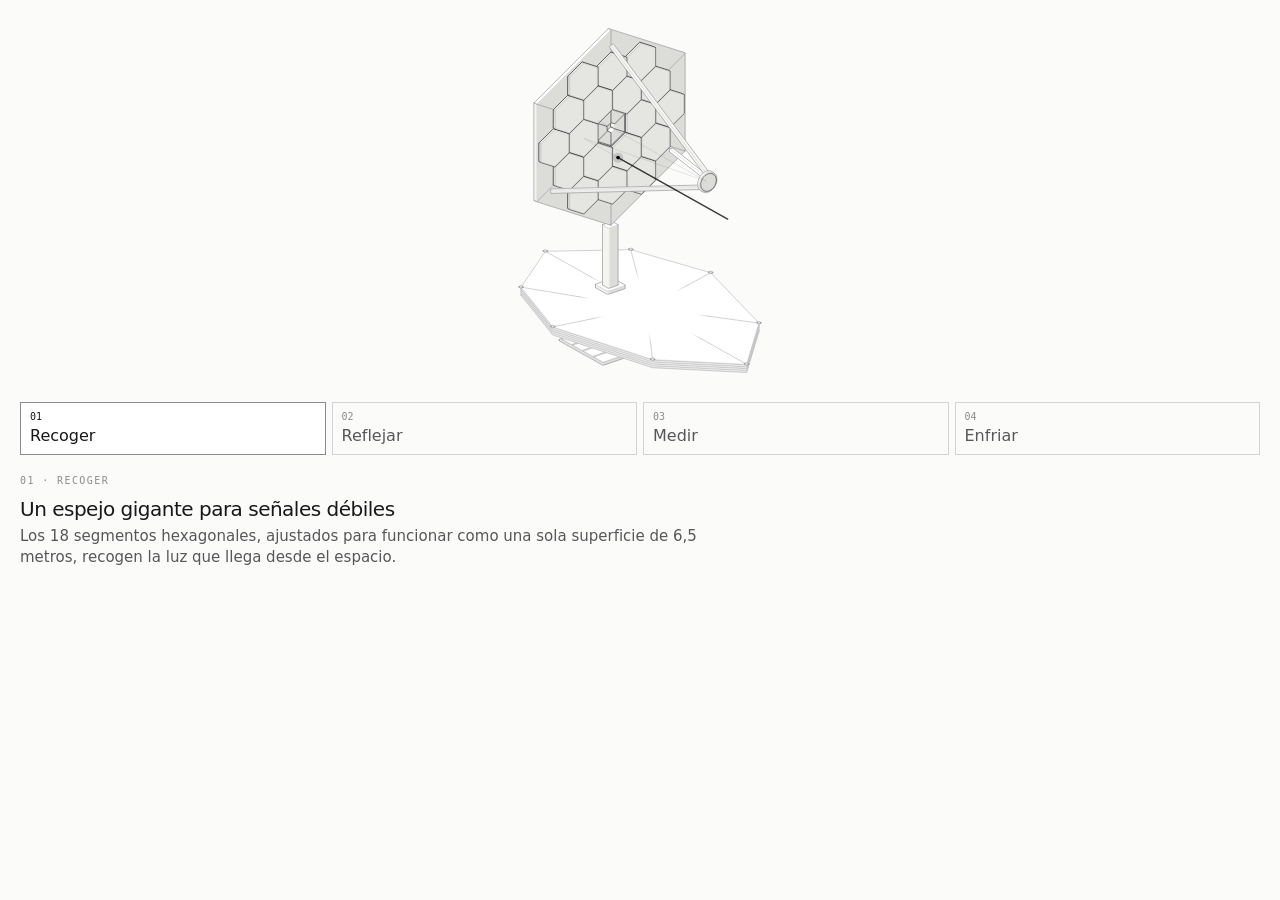
<file: presentacion-anatomy/webb-light.html>
<!doctype html><html lang="es"><head><meta charset="utf-8"><meta name="viewport" content="width=device-width, initial-scale=1"><title>Cómo funciona el telescopio James Webb</title><style>
.iso{
  --anatomy-page:#0b0b0b;--anatomy-card:#131313;--anatomy-text:#a3a3a3;--anatomy-strong:#e6e6e6;--anatomy-muted:#6e6e6e;
  --anatomy-paper:#131313;--anatomy-face:#1b1b1b;--anatomy-top:#1c1c1c;
  --anatomy-shade-0:#0f0f0f;--anatomy-shade-1:#121212;--anatomy-shade-2:#151515;--anatomy-shade-3:#181818;
  --anatomy-lit-top:#262626;--anatomy-lit-shade:#1d1d1d;
  --anatomy-hi:#d4d4d4;--anatomy-mid:#6a6a6a;--anatomy-lo:#3e3e3e;--anatomy-faint:#2a2a2a;--anatomy-lit:#ffffff;
  --anatomy-halo:#050505;--anatomy-halo-opacity:.9;--anatomy-dot:#e6e6e6;
  --anatomy-red:#ff6b6b;--anatomy-green:#6be0a0;--anatomy-blue:#6b9bff;
  --anatomy-weight:.6px;--anatomy-ease:cubic-bezier(.32,.72,0,1);
  --anatomy-mono:ui-monospace,"SF Mono",Menlo,Consolas,monospace;
  --anatomy-lift:inset 0 1px 0 0 #ffffff0a,inset 0 0 0 1px #ffffff06,0 0 0 1px #00000026,0 1px 1px -.5px #00000014,0 3px 3px -1.5px #00000014,0 6px 6px -3px #00000014,0 12px 12px -6px #00000014;
}
.iso[data-theme="light"]{
  --anatomy-page:#f2f2ef;--anatomy-card:#fbfbfa;--anatomy-text:#57575a;--anatomy-strong:#18181a;--anatomy-muted:#8c8c90;
  --anatomy-paper:#fbfbfa;--anatomy-face:#ffffff;--anatomy-top:#ffffff;
  --anatomy-shade-0:#dcdcd9;--anatomy-shade-1:#e5e5e2;--anatomy-shade-2:#ededea;--anatomy-shade-3:#f4f4f1;
  --anatomy-lit-top:#ffffff;--anatomy-lit-shade:#eeeeeb;
  --anatomy-hi:#26262a;--anatomy-mid:#8a8a8f;--anatomy-lo:#b4b4b8;--anatomy-faint:#d4d4d6;--anatomy-lit:#000000;
  --anatomy-halo:#8a8a80;--anatomy-halo-opacity:.32;--anatomy-dot:#3a3a3e;
  --anatomy-red:#e5484d;--anatomy-green:#30a46c;--anatomy-blue:#3e63dd;
  --anatomy-lift:inset 0 1px 0 0 #ffffff,0 0 0 1px #0000000f,0 1px 1px -.5px #0000000a,0 3px 3px -1.5px #0000000a,0 6px 6px -3px #0000000a,0 12px 12px -6px #0000000a;
}
.iso-svg{display:block;width:100%;height:auto;overflow:visible}
.iso-svg path,.iso-svg circle{vector-effect:non-scaling-stroke}
.iso-fill{fill:var(--anatomy-paper);stroke:none}
.iso-solid[data-lit]>.iso-fill{fill:var(--anatomy-face)}
.iso-shade,.iso-top{stroke:none}
.iso-shade[data-shade="0"]{fill:var(--anatomy-shade-0)}
.iso-shade[data-shade="1"]{fill:var(--anatomy-shade-1)}
.iso-shade[data-shade="2"]{fill:var(--anatomy-shade-2)}
.iso-shade[data-shade="3"]{fill:var(--anatomy-shade-3)}
.iso-top{fill:var(--anatomy-top)}
.iso-solid[data-lit]>.iso-top{fill:var(--anatomy-lit-top)}
.iso-solid[data-lit]>.iso-shade{fill:var(--anatomy-lit-shade)}
.iso-solid[data-seamless]>.iso-shade,.iso-solid[data-seamless]>.iso-top{stroke-width:.4;stroke-linejoin:round}
.iso-solid[data-seamless]>.iso-shade[data-shade="0"]{stroke:var(--anatomy-shade-0)}
.iso-solid[data-seamless]>.iso-shade[data-shade="1"]{stroke:var(--anatomy-shade-1)}
.iso-solid[data-seamless]>.iso-shade[data-shade="2"]{stroke:var(--anatomy-shade-2)}
.iso-solid[data-seamless]>.iso-shade[data-shade="3"]{stroke:var(--anatomy-shade-3)}
.iso-solid[data-seamless]>.iso-top{stroke:var(--anatomy-top)}
.iso-solid[data-seamless][data-lit]>.iso-top{stroke:var(--anatomy-lit-top)}
.iso-solid[data-seamless][data-lit]>.iso-shade{stroke:var(--anatomy-lit-shade)}
.iso-solid[data-lit]>.iso-edge{stroke:var(--anatomy-lit)}
.iso-halo{fill:var(--anatomy-halo);stroke:none;filter:blur(9px);opacity:var(--anatomy-halo-opacity);transform:translateY(3px)}
.iso-line{fill:none;stroke:var(--anatomy-lo);stroke-width:var(--anatomy-weight);stroke-linecap:round;stroke-linejoin:round}
.iso-line[data-tone="hi"]{stroke:var(--anatomy-hi)}
.iso-line[data-tone="mid"]{stroke:var(--anatomy-mid)}
.iso-line[data-tone="lo"]{stroke:var(--anatomy-lo)}
.iso-line[data-tone="faint"]{stroke:var(--anatomy-faint)}
.iso-line[data-tone="lit"]{stroke:var(--anatomy-lit)}
.iso-line[data-tone="red"]{stroke:var(--anatomy-red)}
.iso-line[data-tone="green"]{stroke:var(--anatomy-green)}
.iso-line[data-tone="blue"]{stroke:var(--anatomy-blue)}
.iso-line[data-dotted]{stroke-dasharray:.01 3.5;stroke-width:1}
.iso-line[data-dashed]{stroke-dasharray:3 3}
.iso-line[data-flow]{stroke-dasharray:2 6}
.iso-wire-end{fill:var(--anatomy-paper);stroke:var(--anatomy-lo);stroke-width:var(--anatomy-weight)}
.iso-wire[data-tone="hi"] .iso-wire-end{stroke:var(--anatomy-hi)}
.iso-wire[data-tone="mid"] .iso-wire-end{stroke:var(--anatomy-mid)}
.iso-wire[data-tone="faint"] .iso-wire-end{stroke:var(--anatomy-faint)}
.iso-wire[data-tone="lit"] .iso-wire-end{stroke:var(--anatomy-lit)}
.iso-dots circle{fill:var(--anatomy-dot);stroke:none;opacity:.32}
.iso-dots[data-tone="hi"] circle{opacity:.85}
.iso-dots[data-tone="mid"] circle{opacity:.45}
.iso-dots[data-tone="lo"] circle{opacity:.22}
.iso-dots[data-tone="faint"] circle{opacity:.12}
.iso-face-text{fill:var(--anatomy-mid);font-family:var(--anatomy-mono);letter-spacing:.04em}
.iso-face-text[data-tone="hi"]{fill:var(--anatomy-hi)}
.iso-face-text[data-tone="lo"]{fill:var(--anatomy-lo)}
.iso-face-text[data-tone="faint"]{fill:var(--anatomy-faint)}
.tb-body{fill:var(--anatomy-shade-2);stroke:none}
.tb-shine{fill:var(--anatomy-top);stroke:none}
.tb-shade{fill:var(--anatomy-shade-0);stroke:none}
.tb-ring{fill:none;stroke:var(--anatomy-lo);stroke-width:.45;stroke-linecap:butt;stroke-linejoin:round}
.tb-ring[data-tone="mid"]{stroke:var(--anatomy-mid)}
.tb-ring[data-tone="faint"]{stroke:var(--anatomy-faint)}
.tb-ring[data-tone="hi"]{stroke:var(--anatomy-hi)}
@keyframes iso-flow{to{stroke-dashoffset:-32}}
@keyframes iso-pulse{0%,100%{opacity:.18}12%{opacity:1}40%{opacity:.18}}
.iso-line[data-flow]{animation:iso-flow 1600ms linear infinite}
.iso-dots circle[data-pulse]{animation:iso-pulse 1600ms steps(1,end) infinite;animation-delay:var(--pulse-at,0ms)}
.iso-figure{margin:32px 0 36px}
.iso-plate{position:relative;padding:52px 24px;border-radius:0;background:var(--anatomy-card);box-shadow:0 0 0 1px var(--anatomy-mid);--anatomy-paper:var(--anatomy-card)}
.iso-plate-corners{position:absolute;inset:18px 20px;pointer-events:none}
.iso-plate-corner{position:absolute;color:var(--anatomy-muted);font-family:var(--anatomy-mono);font-size:10.5px;line-height:1;letter-spacing:.04em;white-space:nowrap}
.iso-plate-corner[data-corner="fig"]{top:0;left:0;color:var(--anatomy-text)}
.iso-plate-corner[data-corner="title"]{top:0;right:0;text-transform:uppercase;letter-spacing:.1em}
.iso-plate-corner[data-corner="hint"]{bottom:0;left:0;text-transform:uppercase;letter-spacing:.1em}
.iso-plate-corner[data-corner="readout"]{right:0;bottom:0;color:var(--anatomy-text);font-variant-numeric:tabular-nums}
.iso-plate .iso-svg{margin:0 auto}
.iso-legend{display:grid;gap:8px;margin-top:12px;color:var(--anatomy-muted);font-size:13px;line-height:1.55}
.iso-keys{display:flex;flex-wrap:wrap;gap:6px 18px}
.iso-key{display:inline-flex;align-items:center;gap:7px}
.iso-swatch{width:16px;height:10px;flex:none;overflow:visible}
.iso-swatch path{fill:none;stroke:var(--anatomy-hi);stroke-width:1;vector-effect:non-scaling-stroke;stroke-linejoin:round;stroke-linecap:round}
.iso-swatch[data-mark="raised"] path,.iso-swatch[data-mark="flat"] path{stroke:var(--anatomy-mid)}
.iso-swatch[data-mark="lit"] path{stroke:var(--anatomy-lit)}
.iso-swatch[data-mark="dim"] path{stroke:var(--anatomy-lo)}
.iso-swatch[data-mark="dotted"] path{stroke-dasharray:.01 3;stroke-width:1.4}
.iso-swatch[data-mark="dashed"] path{stroke-dasharray:3 2.5}
.iso-swatch[data-mark="red"] path{stroke:var(--anatomy-red)}
.iso-swatch[data-mark="green"] path{stroke:var(--anatomy-green)}
.iso-swatch[data-mark="blue"] path{stroke:var(--anatomy-blue)}
.iso-swatch-crease{stroke:var(--anatomy-lo)!important}
@media (max-width:560px){.iso-plate{padding:48px 12px 70px}.iso-plate-corner[data-corner="hint"]{bottom:18px}}
@media (prefers-reduced-motion:reduce){.iso-line[data-flow],.iso-dots circle[data-pulse]{animation:none}}

*{box-sizing:border-box}
html{color-scheme:dark}
body[data-theme="light"]{color-scheme:light}
body{margin:0;background:var(--anatomy-page);color:var(--anatomy-text);font:14px/1.6 ui-sans-serif,system-ui,-apple-system,"Segoe UI",sans-serif;-webkit-font-smoothing:antialiased}
.iso-page{width:min(900px,100% - 32px);margin:64px auto 96px}
</style></head><body class="iso" data-theme="light"><main class="iso-page"><style>.iso-page { margin: 70px auto 100px; }
.intro { max-width: 700px; margin-bottom: 34px; }
.eyebrow, .step-kicker { font: 10px/1.2 var(--anatomy-mono); letter-spacing: .14em; text-transform: uppercase; color: var(--anatomy-muted); }
.eyebrow span { padding: 0 .45em; }
h1 { margin: 22px 0 15px; color: var(--anatomy-strong); font-size: clamp(40px, 7vw, 78px); line-height: 1.04; letter-spacing: -.055em; font-weight: 540; }
h1 em { font-family: ui-serif, Georgia, serif; font-weight: 400; }
.lead { max-width: 570px; color: var(--anatomy-text); font-size: clamp(16px, 2.1vw, 18px); line-height: 1.65; }
.iso-figure { margin: 30px 0 18px; }
.iso-plate { padding: 46px 24px 47px; }
.iso-stage { user-select: none; touch-action: pan-y; }
.iso-svg { max-width: 780px; }
.iso-legend { margin-top: 14px; }
.iso-caption { max-width: 700px; }
.optical-ray { pointer-events: none; }
.ray-track { fill: none; stroke: var(--anatomy-hi); stroke-width:.8; opacity:.12; }
.ray-active { fill:none; stroke:var(--anatomy-lit); stroke-width:1.45; stroke-linecap:round; opacity:.75; }
.photon-halo { fill: var(--anatomy-lit); opacity:.14; }
.photon { fill: var(--anatomy-lit); }
[data-component] { transition: opacity .35s ease; }
[data-focus="shield"] [data-component="shield"] .iso-edge,
[data-focus="mirror"] [data-component="mirror"] .iso-edge,
[data-focus="secondary"] [data-component="secondary"] .iso-edge,
[data-focus="instrument"] [data-component="instrument"] .iso-edge,
[data-focus="instrument"] [data-component="aperture"] .iso-edge { stroke:var(--anatomy-lit); }
.controls { display:grid; grid-template-columns:repeat(4,1fr); gap:8px; margin-top:28px; }
.controls button { border:1px solid var(--anatomy-faint); color:var(--anatomy-text); background:transparent; padding:15px 12px; text-align:left; cursor:pointer; font:500 13px/1.2 ui-sans-serif,system-ui,sans-serif; transition:background .2s,border-color .2s,color .2s; }
.controls button span { display:block; margin-bottom:9px; color:var(--anatomy-muted); font:10px/1 var(--anatomy-mono); }
.controls button:hover,.controls button:focus-visible { border-color:var(--anatomy-hi); outline:none; color:var(--anatomy-strong); }
.controls button[aria-pressed="true"] { color:var(--anatomy-strong); border-color:var(--anatomy-mid); background:var(--anatomy-face); }
.controls button[aria-pressed="true"] span { color:var(--anatomy-strong); }
.step-description { min-height:159px; padding:22px 0 8px; }
.step-description h2,.story h2 { margin: 13px 0 9px; color:var(--anatomy-strong); font-weight:530; line-height:1.2; letter-spacing:-.025em; }
.step-description h2 { font-size:clamp(22px, 3vw, 29px); }
.step-description p:not(.step-kicker), .story p:not(.eyebrow) { max-width:720px; font-size:15px; line-height:1.75; margin:0; }
.facts { display:grid; grid-template-columns:repeat(4,1fr); border-top:1px solid var(--anatomy-faint); border-bottom:1px solid var(--anatomy-faint); margin:30px 0 72px; }
.facts div { display:flex; flex-direction:column; gap:5px; padding:22px 12px 22px 0; }
.facts strong { color:var(--anatomy-strong); font-size:21px; font-weight:500; letter-spacing:-.03em; }
.facts span { color:var(--anatomy-muted); font-size:12px; line-height:1.4; }
.story { margin:0 0 54px; }
.story h2 { font-size:clamp(26px, 4vw, 39px); }
.story p:not(.eyebrow) { margin-top:15px; }
.story strong { color:var(--anatomy-strong); font-weight:550; }
.final-story { margin-bottom:70px; }
footer { border-top:1px solid var(--anatomy-faint); padding-top:20px; display:flex; gap:40px; font-size:12px; color:var(--anatomy-muted); }
footer div { display:flex; gap:10px 22px; flex-wrap:wrap; }
footer a { color:var(--anatomy-text); text-decoration:none; border-bottom:1px solid var(--anatomy-lo); }
footer a:hover { color:var(--anatomy-strong); }
@media(max-width:560px) { .iso-page { margin: 42px auto 72px; } .iso-plate { padding:43px 9px 65px; } .iso-plate-corner { font-size:9px; } .controls { gap:5px; } .controls button { padding:12px 7px; font-size:11px; } .facts { grid-template-columns:repeat(2,1fr); gap:0 12px; margin-bottom:55px; } .facts div { padding:17px 0; } .step-description { min-height:180px; } footer { gap:15px; flex-direction:column; } }
@media(prefers-reduced-motion:reduce) { [data-component] { transition:none; } }
/* A slightly brighter mirror face keeps the segmented optical surface legible. */
.iso[data-theme="dark"] [data-component="mirror"] .iso-shade { fill:#292929; }
.iso[data-theme="dark"] [data-component="mirror"] .iso-top { fill:#303030; }
.iso[data-theme="light"] [data-component="mirror"] .iso-shade { fill:#e5e5e2; }
.iso[data-theme="light"] [data-component="mirror"] .iso-top { fill:#efefec; }
</style>
<header class="intro"><p class="eyebrow">Un observatorio para luz invisible <span>·</span> Anatomía 01</p><h1>Cómo funciona el<br><em>James Webb</em></h1><p class="lead">Un gran espejo recoge luz infrarroja muy débil. Para verla, el telescopio debe mantenerse extraordinariamente frío.</p></header>
<figure class="iso-figure"><div class="iso-plate"><div class="iso-plate-corners" aria-hidden="true"><span class="iso-plate-corner" data-corner="fig">Fig. 01</span><span class="iso-plate-corner" data-corner="title">James Webb · cómo observa</span><span class="iso-plate-corner" data-corner="hint">Elige una etapa</span><span class="iso-plate-corner" data-corner="readout" data-readout>01 / luz entrante</span></div><div class="iso-stage" aria-label="Modelo interactivo del telescopio"><svg xmlns="http://www.w3.org/2000/svg" class="iso-svg" viewBox="0 0 600 490" role="img" aria-label="Modelo isométrico del telescopio James Webb: dieciocho segmentos del espejo principal, un espejo secundario sostenido por tres brazos y un parasol de cinco capas. Un punto representa la luz que se refleja en los espejos y viaja hacia los instrumentos."><g data-component="bus"><g class="iso-solid"><path class="iso-fill" d="M301 381.5L301.1 381.2L301.5 381.1L335.9 369.3L336.4 369.2L336.9 369.1L337.4 369.2L337.8 369.4L391.6 399.6L391.9 399.8L391.9 400L391.9 401.4L391.8 401.7L391.4 401.8L357 413.6L356.5 413.7L356 413.8L355.5 413.7L355.1 413.5L301.2 383.3L301 383.1L301 382.9Z"/><path class="iso-shade" data-shade="0" d="M391.9 401.4L391.8 401.7L391.8 400.2L391.9 400ZM391.8 401.7L391.4 401.8L391.4 400.4L391.8 400.2ZM391.4 401.8L357 413.6L357 412.2L391.4 400.4Z"/><path class="iso-shade" data-shade="1" d="M357 413.6L356.5 413.7L356.5 412.3L357 412.2ZM356.5 413.7L356 413.8L356 412.3L356.5 412.3Z"/><path class="iso-shade" data-shade="2" d="M356 413.8L355.5 413.7L355.5 412.2L356 412.3Z"/><path class="iso-shade" data-shade="3" d="M355.5 413.7L355.1 413.5L355.1 412.1L355.5 412.2ZM355.1 413.5L301.2 383.3L301.2 381.9L355.1 412.1ZM301.2 383.3L301 383.1L301 381.7L301.2 381.9ZM301 383.1L301 382.9L301 381.5L301 381.7Z"/><path class="iso-top" d="M391.6 399.6L391.9 399.8L391.9 400L391.8 400.2L391.4 400.4L357 412.2L356.5 412.3L356 412.3L355.5 412.2L355.1 412.1L301.2 381.9L301 381.7L301 381.5L301.1 381.2L301.5 381.1L335.9 369.3L336.4 369.2L336.9 369.1L337.4 369.2L337.8 369.4Z"/><path class="iso-line iso-crease" data-tone="faint" d="M391.9 400L391.8 400.2L391.4 400.4L357 412.2L356.5 412.3L356 412.3L355.5 412.2L355.1 412.1L301.2 381.9L301 381.7L301 381.5"/><path class="iso-line iso-bevel" data-tone="faint" d="M391.9 400L391.3 400.1L391.1 400.3L356.7 412L356.4 412.1L356 412.1L355.7 412.1L355.4 412L301.6 381.8L301.5 381.6L301 381.5"/><path class="iso-line iso-edge" data-tone="mid" d="M301 381.5L301.1 381.2L301.5 381.1L335.9 369.3L336.4 369.2L336.9 369.1L337.4 369.2L337.8 369.4L391.6 399.6L391.9 399.8L391.9 400M391.9 401.4L391.8 401.7L391.4 401.8L357 413.6L356.5 413.7L356 413.8L355.5 413.7L355.1 413.5L301.2 383.3L301 383.1L301 382.9M391.9 400L391.9 401.4M301 381.5L301 382.9"/></g></g><g data-component="bus"><g class="iso-solid"><path class="iso-fill" d="M304.3 381.2L304.4 381.2L304.5 381.1L336.2 370.2L336.3 370.2L336.5 370.2L336.6 370.2L336.8 370.3L348.3 376.8L348.4 376.8L348.4 376.9L348.4 377.3L348.4 377.4L348.3 377.4L316.5 388.3L316.4 388.3L316.2 388.3L316.1 388.3L316 388.3L304.4 381.8L304.3 381.7L304.3 381.6Z"/><path class="iso-shade" data-shade="0" d="M348.4 377.3L348.4 377.4L348.4 377L348.4 376.9ZM348.4 377.4L348.3 377.4L348.3 377L348.4 377ZM348.3 377.4L316.5 388.3L316.5 387.9L348.3 377Z"/><path class="iso-shade" data-shade="1" d="M316.5 388.3L316.4 388.3L316.4 387.9L316.5 387.9ZM316.4 388.3L316.2 388.3L316.2 387.9L316.4 387.9Z"/><path class="iso-shade" data-shade="2" d="M316.2 388.3L316.1 388.3L316.1 387.9L316.2 387.9Z"/><path class="iso-shade" data-shade="3" d="M316.1 388.3L316 388.3L316 387.8L316.1 387.9ZM316 388.3L304.4 381.8L304.4 381.3L316 387.8ZM304.4 381.8L304.3 381.7L304.3 381.3L304.4 381.3ZM304.3 381.7L304.3 381.6L304.3 381.2L304.3 381.3Z"/><path class="iso-top" d="M348.3 376.8L348.4 376.8L348.4 376.9L348.4 377L348.3 377L316.5 387.9L316.4 387.9L316.2 387.9L316.1 387.9L316 387.8L304.4 381.3L304.3 381.3L304.3 381.2L304.4 381.2L304.5 381.1L336.2 370.2L336.3 370.2L336.5 370.2L336.6 370.2L336.8 370.3Z"/><path class="iso-line iso-crease" data-tone="faint" d="M348.4 376.9L348.4 377L348.3 377L316.5 387.9L316.4 387.9L316.2 387.9L316.1 387.9L316 387.8L304.4 381.3L304.3 381.3L304.3 381.2"/><path class="iso-line iso-bevel" data-tone="faint" d="M348.4 376.9L348 376.9L348 376.9L316.3 387.7L316.3 387.7L316.3 387.7L316.3 387.7L316.3 387.7L304.8 381.2L304.8 381.2L304.3 381.2"/><path class="iso-line iso-edge" data-tone="lo" d="M304.3 381.2L304.4 381.2L304.5 381.1L336.2 370.2L336.3 370.2L336.5 370.2L336.6 370.2L336.8 370.3L348.3 376.8L348.4 376.8L348.4 376.9M348.4 377.3L348.4 377.4L348.3 377.4L316.5 388.3L316.4 388.3L316.2 388.3L316.1 388.3L316 388.3L304.4 381.8L304.3 381.7L304.3 381.6M348.4 376.9L348.4 377.3M304.3 381.2L304.3 381.6"/></g></g><g data-component="bus"><g class="iso-solid"><path class="iso-fill" d="M317.6 388.7L317.7 388.6L317.8 388.6L349.5 377.7L349.6 377.7L349.8 377.7L349.9 377.7L350.1 377.7L361.6 384.2L361.7 384.3L361.7 384.4L361.7 384.8L361.7 384.8L361.6 384.9L329.8 395.8L329.7 395.8L329.5 395.8L329.4 395.8L329.3 395.7L317.7 389.2L317.6 389.2L317.6 389.1Z"/><path class="iso-shade" data-shade="0" d="M361.7 384.8L361.7 384.8L361.7 384.4L361.7 384.4ZM361.7 384.8L361.6 384.9L361.6 384.5L361.7 384.4ZM361.6 384.9L329.8 395.8L329.8 395.3L361.6 384.5Z"/><path class="iso-shade" data-shade="1" d="M329.8 395.8L329.7 395.8L329.7 395.4L329.8 395.3ZM329.7 395.8L329.5 395.8L329.5 395.4L329.7 395.4Z"/><path class="iso-shade" data-shade="2" d="M329.5 395.8L329.4 395.8L329.4 395.4L329.5 395.4Z"/><path class="iso-shade" data-shade="3" d="M329.4 395.8L329.3 395.7L329.3 395.3L329.4 395.4ZM329.3 395.7L317.7 389.2L317.7 388.8L329.3 395.3ZM317.7 389.2L317.6 389.2L317.6 388.8L317.7 388.8ZM317.6 389.2L317.6 389.1L317.6 388.7L317.6 388.8Z"/><path class="iso-top" d="M361.6 384.2L361.7 384.3L361.7 384.4L361.7 384.4L361.6 384.5L329.8 395.3L329.7 395.4L329.5 395.4L329.4 395.4L329.3 395.3L317.7 388.8L317.6 388.8L317.6 388.7L317.7 388.6L317.8 388.6L349.5 377.7L349.6 377.7L349.8 377.7L349.9 377.7L350.1 377.7Z"/><path class="iso-line iso-crease" data-tone="faint" d="M361.7 384.4L361.7 384.4L361.6 384.5L329.8 395.3L329.7 395.4L329.5 395.4L329.4 395.4L329.3 395.3L317.7 388.8L317.6 388.8L317.6 388.7"/><path class="iso-line iso-bevel" data-tone="faint" d="M361.7 384.4L361.3 384.3L361.3 384.3L329.6 395.2L329.6 395.2L329.6 395.2L329.6 395.2L329.6 395.2L318.1 388.7L318.1 388.7L317.6 388.7"/><path class="iso-line iso-edge" data-tone="lo" d="M317.6 388.7L317.7 388.6L317.8 388.6L349.5 377.7L349.6 377.7L349.8 377.7L349.9 377.7L350.1 377.7L361.6 384.2L361.7 384.3L361.7 384.4M361.7 384.8L361.7 384.8L361.6 384.9L329.8 395.8L329.7 395.8L329.5 395.8L329.4 395.8L329.3 395.7L317.7 389.2L317.6 389.2L317.6 389.1M361.7 384.4L361.7 384.8M317.6 388.7L317.6 389.1"/></g></g><g data-component="bus"><g class="iso-solid"><path class="iso-fill" d="M307.2 390.9L313.5 388.8L320.8 392.9L320.8 394.3L314.6 396.4L307.2 392.3Z"/><path class="iso-shade" data-shade="0" d="M320.8 394.3L314.6 396.4L314.6 395L320.8 392.9Z"/><path class="iso-shade" data-shade="3" d="M314.6 396.4L307.2 392.3L307.2 390.9L314.6 395Z"/><path class="iso-top" d="M320.8 392.9L314.6 395L307.2 390.9L313.5 388.8Z"/><path class="iso-line iso-crease" data-tone="faint" d="M320.8 392.9L314.6 395L307.2 390.9"/><path class="iso-line iso-bevel" data-tone="faint" d="M320.8 392.9L314.6 394.8L307.2 390.9"/><path class="iso-line iso-edge" data-tone="mid" d="M307.2 390.9L313.5 388.8L320.8 392.9M320.8 394.3L314.6 396.4L307.2 392.3M320.8 392.9L320.8 394.3M307.2 390.9L307.2 392.3"/></g></g><g data-component="bus"><g class="iso-solid"><path class="iso-fill" d="M330.9 396.1L331 396.1L331.1 396L362.8 385.2L362.9 385.1L363.1 385.1L363.2 385.1L363.4 385.2L374.9 391.7L375 391.7L375 391.8L375 392.2L375 392.3L374.9 392.3L343.1 403.2L343 403.3L342.8 403.3L342.7 403.2L342.6 403.2L331 396.7L330.9 396.6L330.9 396.6Z"/><path class="iso-shade" data-shade="0" d="M375 392.2L375 392.3L375 391.9L375 391.8ZM375 392.3L374.9 392.3L374.9 391.9L375 391.9ZM374.9 392.3L343.1 403.2L343.1 402.8L374.9 391.9Z"/><path class="iso-shade" data-shade="1" d="M343.1 403.2L343 403.3L343 402.8L343.1 402.8ZM343 403.3L342.8 403.3L342.8 402.8L343 402.8Z"/><path class="iso-shade" data-shade="2" d="M342.8 403.3L342.7 403.2L342.7 402.8L342.8 402.8Z"/><path class="iso-shade" data-shade="3" d="M342.7 403.2L342.6 403.2L342.6 402.8L342.7 402.8ZM342.6 403.2L331 396.7L331 396.3L342.6 402.8ZM331 396.7L330.9 396.6L330.9 396.2L331 396.3ZM330.9 396.6L330.9 396.6L330.9 396.1L330.9 396.2Z"/><path class="iso-top" d="M374.9 391.7L375 391.7L375 391.8L375 391.9L374.9 391.9L343.1 402.8L343 402.8L342.8 402.8L342.7 402.8L342.6 402.8L331 396.3L330.9 396.2L330.9 396.1L331 396.1L331.1 396L362.8 385.2L362.9 385.1L363.1 385.1L363.2 385.1L363.4 385.2Z"/><path class="iso-line iso-crease" data-tone="faint" d="M375 391.8L375 391.9L374.9 391.9L343.1 402.8L343 402.8L342.8 402.8L342.7 402.8L342.6 402.8L331 396.3L330.9 396.2L330.9 396.1"/><path class="iso-line iso-bevel" data-tone="faint" d="M375 391.8L374.6 391.8L374.6 391.8L342.9 402.6L342.9 402.6L342.9 402.6L342.9 402.6L342.9 402.6L331.4 396.2L331.4 396.2L330.9 396.1"/><path class="iso-line iso-edge" data-tone="lo" d="M330.9 396.1L331 396.1L331.1 396L362.8 385.2L362.9 385.1L363.1 385.1L363.2 385.1L363.4 385.2L374.9 391.7L375 391.7L375 391.8M375 392.2L375 392.3L374.9 392.3L343.1 403.2L343 403.3L342.8 403.3L342.7 403.2L342.6 403.2L331 396.7L330.9 396.6L330.9 396.6M375 391.8L375 392.2M330.9 396.1L330.9 396.6"/></g></g><g data-component="bus"><g class="iso-solid"><path class="iso-fill" d="M344.2 403.6L344.3 403.5L344.4 403.5L376.1 392.6L376.2 392.6L376.4 392.6L376.5 392.6L376.7 392.6L388.2 399.1L388.3 399.2L388.3 399.3L388.3 399.7L388.3 399.8L388.2 399.8L356.4 410.7L356.3 410.7L356.1 410.7L356 410.7L355.9 410.7L344.3 404.2L344.2 404.1L344.2 404Z"/><path class="iso-shade" data-shade="0" d="M388.3 399.7L388.3 399.8L388.3 399.3L388.3 399.3ZM388.3 399.8L388.2 399.8L388.2 399.4L388.3 399.3ZM388.2 399.8L356.4 410.7L356.4 410.3L388.2 399.4Z"/><path class="iso-shade" data-shade="1" d="M356.4 410.7L356.3 410.7L356.3 410.3L356.4 410.3ZM356.3 410.7L356.1 410.7L356.1 410.3L356.3 410.3Z"/><path class="iso-shade" data-shade="2" d="M356.1 410.7L356 410.7L356 410.3L356.1 410.3Z"/><path class="iso-shade" data-shade="3" d="M356 410.7L355.9 410.7L355.9 410.2L356 410.3ZM355.9 410.7L344.3 404.2L344.3 403.7L355.9 410.2ZM344.3 404.2L344.2 404.1L344.2 403.7L344.3 403.7ZM344.2 404.1L344.2 404L344.2 403.6L344.2 403.7Z"/><path class="iso-top" d="M388.2 399.1L388.3 399.2L388.3 399.3L388.3 399.3L388.2 399.4L356.4 410.3L356.3 410.3L356.1 410.3L356 410.3L355.9 410.2L344.3 403.7L344.2 403.7L344.2 403.6L344.3 403.5L344.4 403.5L376.1 392.6L376.2 392.6L376.4 392.6L376.5 392.6L376.7 392.6Z"/><path class="iso-line iso-crease" data-tone="faint" d="M388.3 399.3L388.3 399.3L388.2 399.4L356.4 410.3L356.3 410.3L356.1 410.3L356 410.3L355.9 410.2L344.3 403.7L344.2 403.7L344.2 403.6"/><path class="iso-line iso-bevel" data-tone="faint" d="M388.3 399.3L387.9 399.2L387.9 399.2L356.2 410.1L356.2 410.1L356.2 410.1L356.2 410.1L356.2 410.1L344.7 403.6L344.7 403.6L344.2 403.6"/><path class="iso-line iso-edge" data-tone="lo" d="M344.2 403.6L344.3 403.5L344.4 403.5L376.1 392.6L376.2 392.6L376.4 392.6L376.5 392.6L376.7 392.6L388.2 399.1L388.3 399.2L388.3 399.3M388.3 399.7L388.3 399.8L388.2 399.8L356.4 410.7L356.3 410.7L356.1 410.7L356 410.7L355.9 410.7L344.3 404.2L344.2 404.1L344.2 404M388.3 399.3L388.3 399.7M344.2 403.6L344.2 404"/></g></g><g data-component="bus"><g class="iso-solid"><path class="iso-fill" d="M234 408.1L234.5 407.4L235.5 406.9L289.8 388.3L291.2 388L292.8 387.9L294.3 388.2L295.4 388.6L350.9 419.7L351.6 420.3L351.7 421L351.7 423.4L351.2 424L350.2 424.6L295.9 443.2L294.5 443.5L293 443.5L291.5 443.3L290.3 442.9L234.9 411.7L234.2 411.1L234 410.4Z"/><path class="iso-shade" data-shade="0" d="M351.7 423.4L351.2 424L351.2 421.7L351.7 421ZM351.2 424L350.2 424.6L350.2 422.2L351.2 421.7ZM350.2 424.6L295.9 443.2L295.9 440.8L350.2 422.2Z"/><path class="iso-shade" data-shade="1" d="M295.9 443.2L294.5 443.5L294.5 441.1L295.9 440.8ZM294.5 443.5L293 443.5L293 441.1L294.5 441.1Z"/><path class="iso-shade" data-shade="2" d="M293 443.5L291.5 443.3L291.5 440.9L293 441.1Z"/><path class="iso-shade" data-shade="3" d="M291.5 443.3L290.3 442.9L290.3 440.5L291.5 440.9ZM290.3 442.9L234.9 411.7L234.9 409.3L290.3 440.5ZM234.9 411.7L234.2 411.1L234.2 408.7L234.9 409.3ZM234.2 411.1L234 410.4L234 408.1L234.2 408.7Z"/><path class="iso-top" d="M350.9 419.7L351.6 420.3L351.7 421L351.2 421.7L350.2 422.2L295.9 440.8L294.5 441.1L293 441.1L291.5 440.9L290.3 440.5L234.9 409.3L234.2 408.7L234 408.1L234.5 407.4L235.5 406.9L289.8 388.3L291.2 388L292.8 387.9L294.3 388.2L295.4 388.6Z"/><path class="iso-line iso-crease" data-tone="faint" d="M351.7 421L351.2 421.7L350.2 422.2L295.9 440.8L294.5 441.1L293 441.1L291.5 440.9L290.3 440.5L234.9 409.3L234.2 408.7L234 408.1"/><path class="iso-line iso-bevel" data-tone="faint" d="M351.7 421L350.8 421.6L349.9 422L295.7 440.6L294.4 440.9L293 440.9L291.7 440.7L290.7 440.3L235.2 409.2L234.6 408.7L234 408.1"/><path class="iso-line iso-edge" data-tone="mid" d="M234 408.1L234.5 407.4L235.5 406.9L289.8 388.3L291.2 388L292.8 387.9L294.3 388.2L295.4 388.6L350.9 419.7L351.6 420.3L351.7 421M351.7 423.4L351.2 424L350.2 424.6L295.9 443.2L294.5 443.5L293 443.5L291.5 443.3L290.3 442.9L234.9 411.7L234.2 411.1L234 410.4M351.7 421L351.7 423.4M234 408.1L234 410.4"/></g></g><g data-component="bus"><g class="iso-solid"><path class="iso-fill" d="M237.8 372.5L238.3 371.9L239.3 371.4L289.4 354.2L290.8 353.9L292.3 353.8L293.8 354L295 354.5L347.2 383.8L347.9 384.4L348 385.1L348 420.8L347.5 421.5L346.5 422L296.4 439.1L295 439.4L293.4 439.5L292 439.3L290.8 438.8L238.6 409.5L237.9 408.9L237.8 408.3Z"/><path class="iso-shade" data-shade="0" d="M348 420.8L347.5 421.5L347.5 385.7L348 385.1ZM347.5 421.5L346.5 422L346.5 386.2L347.5 385.7ZM346.5 422L296.4 439.1L296.4 403.4L346.5 386.2Z"/><path class="iso-shade" data-shade="1" d="M296.4 439.1L295 439.4L295 403.7L296.4 403.4ZM295 439.4L293.4 439.5L293.4 403.8L295 403.7Z"/><path class="iso-shade" data-shade="2" d="M293.4 439.5L292 439.3L292 403.5L293.4 403.8Z"/><path class="iso-shade" data-shade="3" d="M292 439.3L290.8 438.8L290.8 403.1L292 403.5ZM290.8 438.8L238.6 409.5L238.6 373.8L290.8 403.1ZM238.6 409.5L237.9 408.9L237.9 373.2L238.6 373.8ZM237.9 408.9L237.8 408.3L237.8 372.5L237.9 373.2Z"/><path class="iso-top" d="M347.2 383.8L347.9 384.4L348 385.1L347.5 385.7L346.5 386.2L296.4 403.4L295 403.7L293.4 403.8L292 403.5L290.8 403.1L238.6 373.8L237.9 373.2L237.8 372.5L238.3 371.9L239.3 371.4L289.4 354.2L290.8 353.9L292.3 353.8L293.8 354L295 354.5Z"/><path class="iso-line iso-crease" data-tone="faint" d="M348 385.1L347.5 385.7L346.5 386.2L296.4 403.4L295 403.7L293.4 403.8L292 403.5L290.8 403.1L238.6 373.8L237.9 373.2L237.8 372.5"/><path class="iso-line iso-bevel" data-tone="faint" d="M348 385.1L347.1 385.6L346.2 386.1L296.1 403.2L294.9 403.5L293.5 403.6L292.2 403.4L291.1 403L239 373.7L238.3 373.1L237.8 372.5"/><path class="iso-line iso-edge" data-tone="mid" d="M237.8 372.5L238.3 371.9L239.3 371.4L289.4 354.2L290.8 353.9L292.3 353.8L293.8 354L295 354.5L347.2 383.8L347.9 384.4L348 385.1M348 420.8L347.5 421.5L346.5 422L296.4 439.1L295 439.4L293.4 439.5L292 439.3L290.8 438.8L238.6 409.5L237.9 408.9L237.8 408.3M348 385.1L348 420.8M237.8 372.5L237.8 408.3"/></g></g><g data-component="bus"><g class="iso-solid"><path class="iso-fill" d="M240.1 385.1L240.2 385L240.3 385L240.8 384.8L241 384.7L241.1 384.7L241.3 384.8L241.4 384.8L248.2 388.7L248.3 388.7L248.3 388.8L248.3 409L248.3 409.1L248.2 409.2L247.6 409.3L247.5 409.4L247.3 409.4L247.2 409.3L247.1 409.3L240.2 405.5L240.2 405.4L240.1 405.3Z"/><path class="iso-shade" data-shade="0" d="M248.3 409L248.3 409.1L248.3 388.8L248.3 388.8ZM248.3 409.1L248.2 409.2L248.2 388.9L248.3 388.8ZM248.2 409.2L247.6 409.3L247.6 389.1L248.2 388.9Z"/><path class="iso-shade" data-shade="1" d="M247.6 409.3L247.5 409.4L247.5 389.1L247.6 389.1ZM247.5 409.4L247.3 409.4L247.3 389.1L247.5 389.1Z"/><path class="iso-shade" data-shade="2" d="M247.3 409.4L247.2 409.3L247.2 389.1L247.3 389.1Z"/><path class="iso-shade" data-shade="3" d="M247.2 409.3L247.1 409.3L247.1 389L247.2 389.1ZM247.1 409.3L240.2 405.5L240.2 385.2L247.1 389ZM240.2 405.5L240.2 405.4L240.2 385.1L240.2 385.2ZM240.2 405.4L240.1 405.3L240.1 385.1L240.2 385.1Z"/><path class="iso-top" d="M248.2 388.7L248.3 388.7L248.3 388.8L248.3 388.8L248.2 388.9L247.6 389.1L247.5 389.1L247.3 389.1L247.2 389.1L247.1 389L240.2 385.2L240.2 385.1L240.1 385.1L240.2 385L240.3 385L240.8 384.8L241 384.7L241.1 384.7L241.3 384.8L241.4 384.8Z"/><path class="iso-line iso-crease" data-tone="faint" d="M248.3 388.8L248.3 388.8L248.2 388.9L247.6 389.1L247.5 389.1L247.3 389.1L247.2 389.1L247.1 389L240.2 385.2L240.2 385.1L240.1 385.1"/><path class="iso-line iso-bevel" data-tone="faint" d="M248.3 388.8L247.9 388.7L247.8 388.8L247.4 388.9L247.4 388.9L247.4 388.9L247.4 388.9L247.4 388.9L240.6 385.1L240.6 385.1L240.1 385.1"/><path class="iso-line iso-edge" data-tone="lo" d="M240.1 385.1L240.2 385L240.3 385L240.8 384.8L241 384.7L241.1 384.7L241.3 384.8L241.4 384.8L248.2 388.7L248.3 388.7L248.3 388.8M248.3 409L248.3 409.1L248.2 409.2L247.6 409.3L247.5 409.4L247.3 409.4L247.2 409.3L247.1 409.3L240.2 405.5L240.2 405.4L240.1 405.3M248.3 388.8L248.3 409M240.1 385.1L240.1 405.3"/></g></g><g data-component="bus"><g class="iso-solid"><path class="iso-fill" d="M247.7 411.3L250.8 410.2L258.2 414.3L258.2 415.8L255 416.8L247.7 412.7Z"/><path class="iso-shade" data-shade="0" d="M258.2 415.8L255 416.8L255 415.4L258.2 414.3Z"/><path class="iso-shade" data-shade="3" d="M255 416.8L247.7 412.7L247.7 411.3L255 415.4Z"/><path class="iso-top" d="M258.2 414.3L255 415.4L247.7 411.3L250.8 410.2Z"/><path class="iso-line iso-crease" data-tone="faint" d="M258.2 414.3L255 415.4L247.7 411.3"/><path class="iso-line iso-bevel" data-tone="faint" d="M258.2 414.3L255.1 415.2L247.7 411.3"/><path class="iso-line iso-edge" data-tone="mid" d="M247.7 411.3L250.8 410.2L258.2 414.3M258.2 415.8L255 416.8L247.7 412.7M258.2 414.3L258.2 415.8M247.7 411.3L247.7 412.7"/></g></g><g data-component="bus"><g class="iso-solid"><path class="iso-fill" d="M249.9 390.6L250 390.5L250.1 390.5L250.6 390.3L250.7 390.2L250.9 390.2L251 390.3L251.2 390.3L258 394.1L258.1 394.2L258.1 394.3L258.1 414.5L258.1 414.6L258 414.6L257.4 414.8L257.3 414.9L257.1 414.9L257 414.8L256.9 414.8L250 410.9L249.9 410.9L249.9 410.8Z"/><path class="iso-shade" data-shade="0" d="M258.1 414.5L258.1 414.6L258.1 394.3L258.1 394.3ZM258.1 414.6L258 414.6L258 394.4L258.1 394.3ZM258 414.6L257.4 414.8L257.4 394.6L258 394.4Z"/><path class="iso-shade" data-shade="1" d="M257.4 414.8L257.3 414.9L257.3 394.6L257.4 394.6ZM257.3 414.9L257.1 414.9L257.1 394.6L257.3 394.6Z"/><path class="iso-shade" data-shade="2" d="M257.1 414.9L257 414.8L257 394.6L257.1 394.6Z"/><path class="iso-shade" data-shade="3" d="M257 414.8L256.9 414.8L256.9 394.5L257 394.6ZM256.9 414.8L250 410.9L250 390.7L256.9 394.5ZM250 410.9L249.9 410.9L249.9 390.6L250 390.7ZM249.9 410.9L249.9 410.8L249.9 390.6L249.9 390.6Z"/><path class="iso-top" d="M258 394.1L258.1 394.2L258.1 394.3L258.1 394.3L258 394.4L257.4 394.6L257.3 394.6L257.1 394.6L257 394.6L256.9 394.5L250 390.7L249.9 390.6L249.9 390.6L250 390.5L250.1 390.5L250.6 390.3L250.7 390.2L250.9 390.2L251 390.3L251.2 390.3Z"/><path class="iso-line iso-crease" data-tone="faint" d="M258.1 394.3L258.1 394.3L258 394.4L257.4 394.6L257.3 394.6L257.1 394.6L257 394.6L256.9 394.5L250 390.7L249.9 390.6L249.9 390.6"/><path class="iso-line iso-bevel" data-tone="faint" d="M258.1 394.3L257.6 394.2L257.6 394.2L257.2 394.4L257.2 394.4L257.2 394.4L257.2 394.4L257.2 394.4L250.4 390.6L250.4 390.6L249.9 390.6"/><path class="iso-line iso-edge" data-tone="lo" d="M249.9 390.6L250 390.5L250.1 390.5L250.6 390.3L250.7 390.2L250.9 390.2L251 390.3L251.2 390.3L258 394.1L258.1 394.2L258.1 394.3M258.1 414.5L258.1 414.6L258 414.6L257.4 414.8L257.3 414.9L257.1 414.9L257 414.8L256.9 414.8L250 410.9L249.9 410.9L249.9 410.8M258.1 394.3L258.1 414.5M249.9 390.6L249.9 410.8"/></g></g><g data-component="bus"><g class="iso-solid"><path class="iso-fill" d="M259.7 396.1L259.8 396L259.9 395.9L260.4 395.8L260.5 395.7L260.7 395.7L260.8 395.8L261 395.8L267.8 399.6L267.9 399.7L267.9 399.8L267.9 420L267.8 420.1L267.7 420.1L267.2 420.3L267.1 420.3L266.9 420.4L266.8 420.3L266.7 420.3L259.8 416.4L259.7 416.4L259.7 416.3Z"/><path class="iso-shade" data-shade="0" d="M267.9 420L267.8 420.1L267.8 399.8L267.9 399.8ZM267.8 420.1L267.7 420.1L267.7 399.9L267.8 399.8ZM267.7 420.1L267.2 420.3L267.2 400.1L267.7 399.9Z"/><path class="iso-shade" data-shade="1" d="M267.2 420.3L267.1 420.3L267.1 400.1L267.2 400.1ZM267.1 420.3L266.9 420.4L266.9 400.1L267.1 400.1Z"/><path class="iso-shade" data-shade="2" d="M266.9 420.4L266.8 420.3L266.8 400.1L266.9 400.1Z"/><path class="iso-shade" data-shade="3" d="M266.8 420.3L266.7 420.3L266.7 400L266.8 400.1ZM266.7 420.3L259.8 416.4L259.8 396.2L266.7 400ZM259.8 416.4L259.7 416.4L259.7 396.1L259.8 396.2ZM259.7 416.4L259.7 416.3L259.7 396.1L259.7 396.1Z"/><path class="iso-top" d="M267.8 399.6L267.9 399.7L267.9 399.8L267.8 399.8L267.7 399.9L267.2 400.1L267.1 400.1L266.9 400.1L266.8 400.1L266.7 400L259.8 396.2L259.7 396.1L259.7 396.1L259.8 396L259.9 395.9L260.4 395.8L260.5 395.7L260.7 395.7L260.8 395.8L261 395.8Z"/><path class="iso-line iso-crease" data-tone="faint" d="M267.9 399.8L267.8 399.8L267.7 399.9L267.2 400.1L267.1 400.1L266.9 400.1L266.8 400.1L266.7 400L259.8 396.2L259.7 396.1L259.7 396.1"/><path class="iso-line iso-bevel" data-tone="faint" d="M267.9 399.8L267.4 399.7L267.4 399.7L267 399.9L267 399.9L267 399.9L267 399.9L267 399.9L260.2 396.1L260.2 396.1L259.7 396.1"/><path class="iso-line iso-edge" data-tone="lo" d="M259.7 396.1L259.8 396L259.9 395.9L260.4 395.8L260.5 395.7L260.7 395.7L260.8 395.8L261 395.8L267.8 399.6L267.9 399.7L267.9 399.8M267.9 420L267.8 420.1L267.7 420.1L267.2 420.3L267.1 420.3L266.9 420.4L266.8 420.3L266.7 420.3L259.8 416.4L259.7 416.4L259.7 416.3M267.9 399.8L267.9 420M259.7 396.1L259.7 416.3"/></g></g><g data-component="bus"><g class="iso-solid"><path class="iso-fill" d="M198.6 416.5L198.8 416.3L199.1 416.1L233.6 404.3L234 404.2L234.6 404.2L235.1 404.3L235.4 404.4L289.3 434.6L289.5 434.8L289.6 435.1L289.6 436.5L289.4 436.7L289.1 436.9L254.6 448.7L254.1 448.8L253.6 448.8L253.1 448.7L252.7 448.6L198.9 418.4L198.7 418.2L198.6 417.9Z"/><path class="iso-shade" data-shade="0" d="M289.6 436.5L289.4 436.7L289.4 435.3L289.6 435.1ZM289.4 436.7L289.1 436.9L289.1 435.5L289.4 435.3ZM289.1 436.9L254.6 448.7L254.6 447.3L289.1 435.5Z"/><path class="iso-shade" data-shade="1" d="M254.6 448.7L254.1 448.8L254.1 447.4L254.6 447.3ZM254.1 448.8L253.6 448.8L253.6 447.4L254.1 447.4Z"/><path class="iso-shade" data-shade="2" d="M253.6 448.8L253.1 448.7L253.1 447.3L253.6 447.4Z"/><path class="iso-shade" data-shade="3" d="M253.1 448.7L252.7 448.6L252.7 447.2L253.1 447.3ZM252.7 448.6L198.9 418.4L198.9 416.9L252.7 447.2ZM198.9 418.4L198.7 418.2L198.7 416.7L198.9 416.9ZM198.7 418.2L198.6 417.9L198.6 416.5L198.7 416.7Z"/><path class="iso-top" d="M289.3 434.6L289.5 434.8L289.6 435.1L289.4 435.3L289.1 435.5L254.6 447.3L254.1 447.4L253.6 447.4L253.1 447.3L252.7 447.2L198.9 416.9L198.7 416.7L198.6 416.5L198.8 416.3L199.1 416.1L233.6 404.3L234 404.2L234.6 404.2L235.1 404.3L235.4 404.4Z"/><path class="iso-line iso-crease" data-tone="faint" d="M289.6 435.1L289.4 435.3L289.1 435.5L254.6 447.3L254.1 447.4L253.6 447.4L253.1 447.3L252.7 447.2L198.9 416.9L198.7 416.7L198.6 416.5"/><path class="iso-line iso-bevel" data-tone="faint" d="M289.6 435.1L289 435.2L288.7 435.3L254.4 447.1L254 447.2L253.7 447.2L253.4 447.1L253.1 447L199.3 416.8L199.1 416.7L198.6 416.5"/><path class="iso-line iso-edge" data-tone="mid" d="M198.6 416.5L198.8 416.3L199.1 416.1L233.6 404.3L234 404.2L234.6 404.2L235.1 404.3L235.4 404.4L289.3 434.6L289.5 434.8L289.6 435.1M289.6 436.5L289.4 436.7L289.1 436.9L254.6 448.7L254.1 448.8L253.6 448.8L253.1 448.7L252.7 448.6L198.9 418.4L198.7 418.2L198.6 417.9M289.6 435.1L289.6 436.5M198.6 416.5L198.6 417.9"/></g></g><g data-component="bus"><g class="iso-solid"><path class="iso-fill" d="M202 416.3L202 416.2L202.1 416.2L233.9 405.3L234 405.3L234.2 405.2L234.3 405.3L234.4 405.3L246 411.8L246.1 411.9L246.1 411.9L246.1 412.4L246 412.4L245.9 412.5L214.2 423.3L214 423.4L213.9 423.4L213.7 423.4L213.6 423.3L202 416.8L202 416.8L202 416.7Z"/><path class="iso-shade" data-shade="0" d="M246.1 412.4L246 412.4L246 412L246.1 411.9ZM246 412.4L245.9 412.5L245.9 412.1L246 412ZM245.9 412.5L214.2 423.3L214.2 422.9L245.9 412.1Z"/><path class="iso-shade" data-shade="1" d="M214.2 423.3L214 423.4L214 423L214.2 422.9ZM214 423.4L213.9 423.4L213.9 423L214 423Z"/><path class="iso-shade" data-shade="2" d="M213.9 423.4L213.7 423.4L213.7 422.9L213.9 423Z"/><path class="iso-shade" data-shade="3" d="M213.7 423.4L213.6 423.3L213.6 422.9L213.7 422.9ZM213.6 423.3L202 416.8L202 416.4L213.6 422.9ZM202 416.8L202 416.8L202 416.3L202 416.4ZM202 416.8L202 416.7L202 416.3L202 416.3Z"/><path class="iso-top" d="M246 411.8L246.1 411.9L246.1 411.9L246 412L245.9 412.1L214.2 422.9L214 423L213.9 423L213.7 422.9L213.6 422.9L202 416.4L202 416.3L202 416.3L202 416.2L202.1 416.2L233.9 405.3L234 405.3L234.2 405.2L234.3 405.3L234.4 405.3Z"/><path class="iso-line iso-crease" data-tone="faint" d="M246.1 411.9L246 412L245.9 412.1L214.2 422.9L214 423L213.9 423L213.7 422.9L213.6 422.9L202 416.4L202 416.3L202 416.3"/><path class="iso-line iso-bevel" data-tone="faint" d="M246.1 411.9L245.6 411.9L245.6 411.9L213.9 422.8L213.9 422.8L213.9 422.8L214 422.8L214 422.8L202.4 416.3L202.4 416.3L202 416.3"/><path class="iso-line iso-edge" data-tone="lo" d="M202 416.3L202 416.2L202.1 416.2L233.9 405.3L234 405.3L234.2 405.2L234.3 405.3L234.4 405.3L246 411.8L246.1 411.9L246.1 411.9M246.1 412.4L246 412.4L245.9 412.5L214.2 423.3L214 423.4L213.9 423.4L213.7 423.4L213.6 423.3L202 416.8L202 416.8L202 416.7M246.1 411.9L246.1 412.4M202 416.3L202 416.7"/></g></g><g data-component="bus"><g class="iso-solid"><path class="iso-fill" d="M215.3 423.7L215.3 423.7L215.4 423.6L247.2 412.7L247.3 412.7L247.5 412.7L247.6 412.7L247.7 412.8L259.3 419.3L259.4 419.3L259.4 419.4L259.4 419.8L259.3 419.9L259.2 419.9L227.5 430.8L227.3 430.8L227.2 430.8L227 430.8L226.9 430.8L215.3 424.3L215.3 424.2L215.3 424.2Z"/><path class="iso-shade" data-shade="0" d="M259.4 419.8L259.3 419.9L259.3 419.5L259.4 419.4ZM259.3 419.9L259.2 419.9L259.2 419.5L259.3 419.5ZM259.2 419.9L227.5 430.8L227.5 430.4L259.2 419.5Z"/><path class="iso-shade" data-shade="1" d="M227.5 430.8L227.3 430.8L227.3 430.4L227.5 430.4ZM227.3 430.8L227.2 430.8L227.2 430.4L227.3 430.4Z"/><path class="iso-shade" data-shade="2" d="M227.2 430.8L227 430.8L227 430.4L227.2 430.4Z"/><path class="iso-shade" data-shade="3" d="M227 430.8L226.9 430.8L226.9 430.4L227 430.4ZM226.9 430.8L215.3 424.3L215.3 423.9L226.9 430.4ZM215.3 424.3L215.3 424.2L215.3 423.8L215.3 423.9ZM215.3 424.2L215.3 424.2L215.3 423.7L215.3 423.8Z"/><path class="iso-top" d="M259.3 419.3L259.4 419.3L259.4 419.4L259.3 419.5L259.2 419.5L227.5 430.4L227.3 430.4L227.2 430.4L227 430.4L226.9 430.4L215.3 423.9L215.3 423.8L215.3 423.7L215.3 423.7L215.4 423.6L247.2 412.7L247.3 412.7L247.5 412.7L247.6 412.7L247.7 412.8Z"/><path class="iso-line iso-crease" data-tone="faint" d="M259.4 419.4L259.3 419.5L259.2 419.5L227.5 430.4L227.3 430.4L227.2 430.4L227 430.4L226.9 430.4L215.3 423.9L215.3 423.8L215.3 423.7"/><path class="iso-line iso-bevel" data-tone="faint" d="M259.4 419.4L258.9 419.4L258.9 419.4L227.2 430.2L227.2 430.2L227.2 430.2L227.3 430.2L227.3 430.2L215.7 423.8L215.7 423.7L215.3 423.7"/><path class="iso-line iso-edge" data-tone="lo" d="M215.3 423.7L215.3 423.7L215.4 423.6L247.2 412.7L247.3 412.7L247.5 412.7L247.6 412.7L247.7 412.8L259.3 419.3L259.4 419.3L259.4 419.4M259.4 419.8L259.3 419.9L259.2 419.9L227.5 430.8L227.3 430.8L227.2 430.8L227 430.8L226.9 430.8L215.3 424.3L215.3 424.2L215.3 424.2M259.4 419.4L259.4 419.8M215.3 423.7L215.3 424.2"/></g></g><g data-component="bus"><g class="iso-solid"><path class="iso-fill" d="M269.5 401.6L269.6 401.5L269.7 401.4L270.2 401.3L270.3 401.2L270.5 401.2L270.6 401.2L270.7 401.3L277.6 405.1L277.7 405.2L277.7 405.3L277.7 425.5L277.6 425.6L277.5 425.6L277 425.8L276.9 425.8L276.7 425.8L276.6 425.8L276.5 425.8L269.6 421.9L269.5 421.9L269.5 421.8Z"/><path class="iso-shade" data-shade="0" d="M277.7 425.5L277.6 425.6L277.6 405.3L277.7 405.3ZM277.6 425.6L277.5 425.6L277.5 405.4L277.6 405.3ZM277.5 425.6L277 425.8L277 405.6L277.5 405.4Z"/><path class="iso-shade" data-shade="1" d="M277 425.8L276.9 425.8L276.9 405.6L277 405.6ZM276.9 425.8L276.7 425.8L276.7 405.6L276.9 405.6Z"/><path class="iso-shade" data-shade="2" d="M276.7 425.8L276.6 425.8L276.6 405.6L276.7 405.6Z"/><path class="iso-shade" data-shade="3" d="M276.6 425.8L276.5 425.8L276.5 405.5L276.6 405.6ZM276.5 425.8L269.6 421.9L269.6 401.7L276.5 405.5ZM269.6 421.9L269.5 421.9L269.5 401.6L269.6 401.7ZM269.5 421.9L269.5 421.8L269.5 401.6L269.5 401.6Z"/><path class="iso-top" d="M277.6 405.1L277.7 405.2L277.7 405.3L277.6 405.3L277.5 405.4L277 405.6L276.9 405.6L276.7 405.6L276.6 405.6L276.5 405.5L269.6 401.7L269.5 401.6L269.5 401.6L269.6 401.5L269.7 401.4L270.2 401.3L270.3 401.2L270.5 401.2L270.6 401.2L270.7 401.3Z"/><path class="iso-line iso-crease" data-tone="faint" d="M277.7 405.3L277.6 405.3L277.5 405.4L277 405.6L276.9 405.6L276.7 405.6L276.6 405.6L276.5 405.5L269.6 401.7L269.5 401.6L269.5 401.6"/><path class="iso-line iso-bevel" data-tone="faint" d="M277.7 405.3L277.2 405.2L277.2 405.2L276.8 405.4L276.7 405.4L276.8 405.4L276.8 405.4L276.8 405.4L270 401.6L270 401.6L269.5 401.6"/><path class="iso-line iso-edge" data-tone="lo" d="M269.5 401.6L269.6 401.5L269.7 401.4L270.2 401.3L270.3 401.2L270.5 401.2L270.6 401.2L270.7 401.3L277.6 405.1L277.7 405.2L277.7 405.3M277.7 425.5L277.6 425.6L277.5 425.6L277 425.8L276.9 425.8L276.7 425.8L276.6 425.8L276.5 425.8L269.6 421.9L269.5 421.9L269.5 421.8M277.7 405.3L277.7 425.5M269.5 401.6L269.5 421.8"/></g></g><g data-component="bus"><g class="iso-solid"><path class="iso-fill" d="M228.6 431.2L228.6 431.1L228.7 431.1L260.5 420.2L260.6 420.2L260.8 420.2L260.9 420.2L261 420.2L272.6 426.7L272.7 426.8L272.7 426.9L272.7 427.3L272.6 427.3L272.5 427.4L240.8 438.3L240.6 438.3L240.5 438.3L240.3 438.3L240.2 438.2L228.6 431.7L228.6 431.7L228.6 431.6Z"/><path class="iso-shade" data-shade="0" d="M272.7 427.3L272.6 427.3L272.6 426.9L272.7 426.9ZM272.6 427.3L272.5 427.4L272.5 427L272.6 426.9ZM272.5 427.4L240.8 438.3L240.8 437.9L272.5 427Z"/><path class="iso-shade" data-shade="1" d="M240.8 438.3L240.6 438.3L240.6 437.9L240.8 437.9ZM240.6 438.3L240.5 438.3L240.5 437.9L240.6 437.9Z"/><path class="iso-shade" data-shade="2" d="M240.5 438.3L240.3 438.3L240.3 437.9L240.5 437.9Z"/><path class="iso-shade" data-shade="3" d="M240.3 438.3L240.2 438.2L240.2 437.8L240.3 437.9ZM240.2 438.2L228.6 431.7L228.6 431.3L240.2 437.8ZM228.6 431.7L228.6 431.7L228.6 431.3L228.6 431.3ZM228.6 431.7L228.6 431.6L228.6 431.2L228.6 431.3Z"/><path class="iso-top" d="M272.6 426.7L272.7 426.8L272.7 426.9L272.6 426.9L272.5 427L240.8 437.9L240.6 437.9L240.5 437.9L240.3 437.9L240.2 437.8L228.6 431.3L228.6 431.3L228.6 431.2L228.6 431.1L228.7 431.1L260.5 420.2L260.6 420.2L260.8 420.2L260.9 420.2L261 420.2Z"/><path class="iso-line iso-crease" data-tone="faint" d="M272.7 426.9L272.6 426.9L272.5 427L240.8 437.9L240.6 437.9L240.5 437.9L240.3 437.9L240.2 437.8L228.6 431.3L228.6 431.3L228.6 431.2"/><path class="iso-line iso-bevel" data-tone="faint" d="M272.7 426.9L272.2 426.8L272.2 426.8L240.5 437.7L240.5 437.7L240.5 437.7L240.6 437.7L240.6 437.7L229 431.2L229 431.2L228.6 431.2"/><path class="iso-line iso-edge" data-tone="lo" d="M228.6 431.2L228.6 431.1L228.7 431.1L260.5 420.2L260.6 420.2L260.8 420.2L260.9 420.2L261 420.2L272.6 426.7L272.7 426.8L272.7 426.9M272.7 427.3L272.6 427.3L272.5 427.4L240.8 438.3L240.6 438.3L240.5 438.3L240.3 438.3L240.2 438.2L228.6 431.7L228.6 431.7L228.6 431.6M272.7 426.9L272.7 427.3M228.6 431.2L228.6 431.6"/></g></g><g data-component="bus"><g class="iso-solid"><path class="iso-fill" d="M279.3 407.1L279.4 407L279.5 406.9L280 406.8L280.1 406.7L280.3 406.7L280.4 406.7L280.5 406.8L287.4 410.6L287.5 410.7L287.5 410.8L287.5 431L287.4 431.1L287.3 431.1L286.8 431.3L286.7 431.3L286.5 431.3L286.4 431.3L286.2 431.3L279.4 427.4L279.3 427.4L279.3 427.3Z"/><path class="iso-shade" data-shade="0" d="M287.5 431L287.4 431.1L287.4 410.8L287.5 410.8ZM287.4 431.1L287.3 431.1L287.3 410.9L287.4 410.8ZM287.3 431.1L286.8 431.3L286.8 411.1L287.3 410.9Z"/><path class="iso-shade" data-shade="1" d="M286.8 431.3L286.7 431.3L286.7 411.1L286.8 411.1ZM286.7 431.3L286.5 431.3L286.5 411.1L286.7 411.1Z"/><path class="iso-shade" data-shade="2" d="M286.5 431.3L286.4 431.3L286.4 411.1L286.5 411.1Z"/><path class="iso-shade" data-shade="3" d="M286.4 431.3L286.2 431.3L286.2 411L286.4 411.1ZM286.2 431.3L279.4 427.4L279.4 407.2L286.2 411ZM279.4 427.4L279.3 427.4L279.3 407.1L279.4 407.2ZM279.3 427.4L279.3 427.3L279.3 407.1L279.3 407.1Z"/><path class="iso-top" d="M287.4 410.6L287.5 410.7L287.5 410.8L287.4 410.8L287.3 410.9L286.8 411.1L286.7 411.1L286.5 411.1L286.4 411.1L286.2 411L279.4 407.2L279.3 407.1L279.3 407.1L279.4 407L279.5 406.9L280 406.8L280.1 406.7L280.3 406.7L280.4 406.7L280.5 406.8Z"/><path class="iso-line iso-crease" data-tone="faint" d="M287.5 410.8L287.4 410.8L287.3 410.9L286.8 411.1L286.7 411.1L286.5 411.1L286.4 411.1L286.2 411L279.4 407.2L279.3 407.1L279.3 407.1"/><path class="iso-line iso-bevel" data-tone="faint" d="M287.5 410.8L287 410.7L287 410.7L286.6 410.9L286.5 410.9L286.6 410.9L286.6 410.9L286.6 410.9L279.8 407.1L279.8 407.1L279.3 407.1"/><path class="iso-line iso-edge" data-tone="lo" d="M279.3 407.1L279.4 407L279.5 406.9L280 406.8L280.1 406.7L280.3 406.7L280.4 406.7L280.5 406.8L287.4 410.6L287.5 410.7L287.5 410.8M287.5 431L287.4 431.1L287.3 431.1L286.8 431.3L286.7 431.3L286.5 431.3L286.4 431.3L286.2 431.3L279.4 427.4L279.3 427.4L279.3 427.3M287.5 410.8L287.5 431M279.3 407.1L279.3 427.3"/></g></g><g data-component="bus"><g class="iso-solid"><path class="iso-fill" d="M241.9 438.7L241.9 438.6L242 438.5L273.8 427.7L273.9 427.6L274.1 427.6L274.2 427.7L274.3 427.7L285.9 434.2L286 434.3L286 434.3L286 434.7L285.9 434.8L285.8 434.9L254.1 445.7L253.9 445.8L253.8 445.8L253.6 445.8L253.5 445.7L241.9 439.2L241.9 439.1L241.9 439.1Z"/><path class="iso-shade" data-shade="0" d="M286 434.7L285.9 434.8L285.9 434.4L286 434.3ZM285.9 434.8L285.8 434.9L285.8 434.4L285.9 434.4ZM285.8 434.9L254.1 445.7L254.1 445.3L285.8 434.4Z"/><path class="iso-shade" data-shade="1" d="M254.1 445.7L253.9 445.8L253.9 445.4L254.1 445.3ZM253.9 445.8L253.8 445.8L253.8 445.4L253.9 445.4Z"/><path class="iso-shade" data-shade="2" d="M253.8 445.8L253.6 445.8L253.6 445.3L253.8 445.4Z"/><path class="iso-shade" data-shade="3" d="M253.6 445.8L253.5 445.7L253.5 445.3L253.6 445.3ZM253.5 445.7L241.9 439.2L241.9 438.8L253.5 445.3ZM241.9 439.2L241.9 439.1L241.9 438.7L241.9 438.8ZM241.9 439.1L241.9 439.1L241.9 438.7L241.9 438.7Z"/><path class="iso-top" d="M285.9 434.2L286 434.3L286 434.3L285.9 434.4L285.8 434.4L254.1 445.3L253.9 445.4L253.8 445.4L253.6 445.3L253.5 445.3L241.9 438.8L241.9 438.7L241.9 438.7L241.9 438.6L242 438.5L273.8 427.7L273.9 427.6L274.1 427.6L274.2 427.7L274.3 427.7Z"/><path class="iso-line iso-crease" data-tone="faint" d="M286 434.3L285.9 434.4L285.8 434.4L254.1 445.3L253.9 445.4L253.8 445.4L253.6 445.3L253.5 445.3L241.9 438.8L241.9 438.7L241.9 438.7"/><path class="iso-line iso-bevel" data-tone="faint" d="M286 434.3L285.5 434.3L285.5 434.3L253.8 445.1L253.8 445.2L253.8 445.2L253.9 445.2L253.9 445.1L242.3 438.7L242.3 438.7L241.9 438.7"/><path class="iso-line iso-edge" data-tone="lo" d="M241.9 438.7L241.9 438.6L242 438.5L273.8 427.7L273.9 427.6L274.1 427.6L274.2 427.7L274.3 427.7L285.9 434.2L286 434.3L286 434.3M286 434.7L285.9 434.8L285.8 434.9L254.1 445.7L253.9 445.8L253.8 445.8L253.6 445.8L253.5 445.7L241.9 439.2L241.9 439.1L241.9 439.1M286 434.3L286 434.7M241.9 438.7L241.9 439.1"/></g></g><g data-component="shield"><g class="iso-solid"><path class="iso-fill" d="M150.5 360.4L181.1 315.2L288.4 313.2L388.8 342.2L449.5 405.4L449.5 406.3L434 458L315.8 452L190.4 410.9L150.5 361.2Z"/><path class="iso-shade" data-shade="0" d="M449.5 406.3L434 458L434 457.2L449.5 405.4Z"/><path class="iso-shade" data-shade="2" d="M434 458L315.8 452L315.8 451.2L434 457.2Z"/><path class="iso-shade" data-shade="3" d="M315.8 452L190.4 410.9L190.4 410.1L315.8 451.2ZM190.4 410.9L150.5 361.2L150.5 360.4L190.4 410.1Z"/><path class="iso-top" d="M181.1 315.2L288.4 313.2L388.8 342.2L449.5 405.4L434 457.2L315.8 451.2L190.4 410.1L150.5 360.4Z"/><path class="iso-line iso-crease" data-tone="faint" d="M449.5 405.4L434 457.2L315.8 451.2L190.4 410.1L150.5 360.4"/><path class="iso-line iso-edge" data-tone="lo" d="M150.5 360.4L181.1 315.2L288.4 313.2L388.8 342.2L449.5 405.4M449.5 406.3L434 458L315.8 452L190.4 410.9L150.5 361.2M449.5 405.4L449.5 406.3M150.5 360.4L150.5 361.2"/></g></g><g data-component="shield"><g class="iso-solid"><path class="iso-fill" d="M303.5 386.1L303.5 386.1L303.6 386L307.4 384.7L307.5 384.7L307.6 384.7L307.7 384.7L307.7 384.7L310.7 386.4L310.7 386.4L310.7 386.5L310.7 388L310.7 388.1L310.6 388.1L306.9 389.4L306.8 389.4L306.7 389.4L306.6 389.4L306.5 389.4L303.6 387.7L303.5 387.7L303.5 387.6Z"/><path class="iso-shade" data-shade="0" d="M310.7 388L310.7 388.1L310.7 386.5L310.7 386.5ZM310.7 388.1L310.6 388.1L310.6 386.6L310.7 386.5ZM310.6 388.1L306.9 389.4L306.9 387.8L310.6 386.6Z"/><path class="iso-shade" data-shade="1" d="M306.9 389.4L306.8 389.4L306.8 387.9L306.9 387.8ZM306.8 389.4L306.7 389.4L306.7 387.9L306.8 387.9Z"/><path class="iso-shade" data-shade="2" d="M306.7 389.4L306.6 389.4L306.6 387.9L306.7 387.9Z"/><path class="iso-shade" data-shade="3" d="M306.6 389.4L306.5 389.4L306.5 387.8L306.6 387.9ZM306.5 389.4L303.6 387.7L303.6 386.2L306.5 387.8ZM303.6 387.7L303.5 387.7L303.5 386.1L303.6 386.2ZM303.5 387.7L303.5 387.6L303.5 386.1L303.5 386.1Z"/><path class="iso-top" d="M310.7 386.4L310.7 386.4L310.7 386.5L310.7 386.5L310.6 386.6L306.9 387.8L306.8 387.9L306.7 387.9L306.6 387.9L306.5 387.8L303.6 386.2L303.5 386.1L303.5 386.1L303.5 386.1L303.6 386L307.4 384.7L307.5 384.7L307.6 384.7L307.7 384.7L307.7 384.7Z"/><path class="iso-line iso-crease" data-tone="faint" d="M310.7 386.5L310.7 386.5L310.6 386.6L306.9 387.8L306.8 387.9L306.7 387.9L306.6 387.9L306.5 387.8L303.6 386.2L303.5 386.1L303.5 386.1"/><path class="iso-line iso-bevel" data-tone="faint" d="M310.7 386.5L310.3 386.4L310.3 386.4L306.6 387.7L306.7 387.7L306.7 387.7L306.8 387.7L306.8 387.7L303.9 386.1L304 386.1L303.5 386.1"/><path class="iso-line iso-edge" data-tone="lo" d="M303.5 386.1L303.5 386.1L303.6 386L307.4 384.7L307.5 384.7L307.6 384.7L307.7 384.7L307.7 384.7L310.7 386.4L310.7 386.4L310.7 386.5M310.7 388L310.7 388.1L310.6 388.1L306.9 389.4L306.8 389.4L306.7 389.4L306.6 389.4L306.5 389.4L303.6 387.7L303.5 387.7L303.5 387.6M310.7 386.5L310.7 388M303.5 386.1L303.5 387.6"/></g></g><g data-component="shield"><g class="iso-solid"><path class="iso-fill" d="M150.5 358L181.1 312.9L288.4 310.8L388.8 339.8L449.5 403.1L449.5 403.9L434 455.6L315.8 449.7L190.4 408.6L150.5 358.8Z"/><path class="iso-shade" data-shade="0" d="M449.5 403.9L434 455.6L434 454.8L449.5 403.1Z"/><path class="iso-shade" data-shade="2" d="M434 455.6L315.8 449.7L315.8 448.8L434 454.8Z"/><path class="iso-shade" data-shade="3" d="M315.8 449.7L190.4 408.6L190.4 407.7L315.8 448.8ZM190.4 408.6L150.5 358.8L150.5 358L190.4 407.7Z"/><path class="iso-top" d="M181.1 312.9L288.4 310.8L388.8 339.8L449.5 403.1L434 454.8L315.8 448.8L190.4 407.7L150.5 358Z"/><path class="iso-line iso-crease" data-tone="faint" d="M449.5 403.1L434 454.8L315.8 448.8L190.4 407.7L150.5 358"/><path class="iso-line iso-edge" data-tone="lo" d="M150.5 358L181.1 312.9L288.4 310.8L388.8 339.8L449.5 403.1M449.5 403.9L434 455.6L315.8 449.7L190.4 408.6L150.5 358.8M449.5 403.1L449.5 403.9M150.5 358L150.5 358.8"/></g></g><g data-component="shield"><g class="iso-solid"><path class="iso-fill" d="M303.5 383.7L303.5 383.7L303.6 383.6L307.4 382.3L307.5 382.3L307.6 382.3L307.7 382.3L307.7 382.4L310.7 384L310.7 384.1L310.7 384.1L310.7 385.6L310.7 385.7L310.6 385.7L306.9 387L306.8 387L306.7 387L306.6 387L306.5 387L303.6 385.3L303.5 385.3L303.5 385.3Z"/><path class="iso-shade" data-shade="0" d="M310.7 385.6L310.7 385.7L310.7 384.1L310.7 384.1ZM310.7 385.7L310.6 385.7L310.6 384.2L310.7 384.1ZM310.6 385.7L306.9 387L306.9 385.5L310.6 384.2Z"/><path class="iso-shade" data-shade="1" d="M306.9 387L306.8 387L306.8 385.5L306.9 385.5ZM306.8 387L306.7 387L306.7 385.5L306.8 385.5Z"/><path class="iso-shade" data-shade="2" d="M306.7 387L306.6 387L306.6 385.5L306.7 385.5Z"/><path class="iso-shade" data-shade="3" d="M306.6 387L306.5 387L306.5 385.4L306.6 385.5ZM306.5 387L303.6 385.3L303.6 383.8L306.5 385.4ZM303.6 385.3L303.5 385.3L303.5 383.8L303.6 383.8ZM303.5 385.3L303.5 385.3L303.5 383.7L303.5 383.8Z"/><path class="iso-top" d="M310.7 384L310.7 384.1L310.7 384.1L310.7 384.1L310.6 384.2L306.9 385.5L306.8 385.5L306.7 385.5L306.6 385.5L306.5 385.4L303.6 383.8L303.5 383.8L303.5 383.7L303.5 383.7L303.6 383.6L307.4 382.3L307.5 382.3L307.6 382.3L307.7 382.3L307.7 382.4Z"/><path class="iso-line iso-crease" data-tone="faint" d="M310.7 384.1L310.7 384.1L310.6 384.2L306.9 385.5L306.8 385.5L306.7 385.5L306.6 385.5L306.5 385.4L303.6 383.8L303.5 383.8L303.5 383.7"/><path class="iso-line iso-bevel" data-tone="faint" d="M310.7 384.1L310.3 384L310.3 384L306.6 385.3L306.7 385.3L306.7 385.3L306.8 385.3L306.8 385.3L303.9 383.7L304 383.7L303.5 383.7"/><path class="iso-line iso-edge" data-tone="lo" d="M303.5 383.7L303.5 383.7L303.6 383.6L307.4 382.3L307.5 382.3L307.6 382.3L307.7 382.3L307.7 382.4L310.7 384L310.7 384.1L310.7 384.1M310.7 385.6L310.7 385.7L310.6 385.7L306.9 387L306.8 387L306.7 387L306.6 387L306.5 387L303.6 385.3L303.5 385.3L303.5 385.3M310.7 384.1L310.7 385.6M303.5 383.7L303.5 385.3"/></g></g><g data-component="shield"><g class="iso-solid"><path class="iso-fill" d="M150.5 355.6L181.1 310.5L288.4 308.4L388.8 337.4L449.5 400.7L449.5 401.5L434 453.2L315.8 447.3L190.4 406.2L150.5 356.4Z"/><path class="iso-shade" data-shade="0" d="M449.5 401.5L434 453.2L434 452.4L449.5 400.7Z"/><path class="iso-shade" data-shade="2" d="M434 453.2L315.8 447.3L315.8 446.5L434 452.4Z"/><path class="iso-shade" data-shade="3" d="M315.8 447.3L190.4 406.2L190.4 405.3L315.8 446.5ZM190.4 406.2L150.5 356.4L150.5 355.6L190.4 405.3Z"/><path class="iso-top" d="M181.1 310.5L288.4 308.4L388.8 337.4L449.5 400.7L434 452.4L315.8 446.5L190.4 405.3L150.5 355.6Z"/><path class="iso-line iso-crease" data-tone="faint" d="M449.5 400.7L434 452.4L315.8 446.5L190.4 405.3L150.5 355.6"/><path class="iso-line iso-edge" data-tone="lo" d="M150.5 355.6L181.1 310.5L288.4 308.4L388.8 337.4L449.5 400.7M449.5 401.5L434 453.2L315.8 447.3L190.4 406.2L150.5 356.4M449.5 400.7L449.5 401.5M150.5 355.6L150.5 356.4"/></g></g><g data-component="shield"><g class="iso-solid"><path class="iso-fill" d="M303.5 381.3L303.5 381.3L303.6 381.3L307.4 380L307.5 379.9L307.6 379.9L307.7 380L307.7 380L310.7 381.6L310.7 381.7L310.7 381.7L310.7 383.3L310.7 383.3L310.6 383.3L306.9 384.6L306.8 384.7L306.7 384.7L306.6 384.6L306.5 384.6L303.6 383L303.5 382.9L303.5 382.9Z"/><path class="iso-shade" data-shade="0" d="M310.7 383.3L310.7 383.3L310.7 381.8L310.7 381.7ZM310.7 383.3L310.6 383.3L310.6 381.8L310.7 381.8ZM310.6 383.3L306.9 384.6L306.9 383.1L310.6 381.8Z"/><path class="iso-shade" data-shade="1" d="M306.9 384.6L306.8 384.7L306.8 383.1L306.9 383.1ZM306.8 384.7L306.7 384.7L306.7 383.1L306.8 383.1Z"/><path class="iso-shade" data-shade="2" d="M306.7 384.7L306.6 384.6L306.6 383.1L306.7 383.1Z"/><path class="iso-shade" data-shade="3" d="M306.6 384.6L306.5 384.6L306.5 383.1L306.6 383.1ZM306.5 384.6L303.6 383L303.6 381.4L306.5 383.1ZM303.6 383L303.5 382.9L303.5 381.4L303.6 381.4ZM303.5 382.9L303.5 382.9L303.5 381.3L303.5 381.4Z"/><path class="iso-top" d="M310.7 381.6L310.7 381.7L310.7 381.7L310.7 381.8L310.6 381.8L306.9 383.1L306.8 383.1L306.7 383.1L306.6 383.1L306.5 383.1L303.6 381.4L303.5 381.4L303.5 381.3L303.5 381.3L303.6 381.3L307.4 380L307.5 379.9L307.6 379.9L307.7 380L307.7 380Z"/><path class="iso-line iso-crease" data-tone="faint" d="M310.7 381.7L310.7 381.8L310.6 381.8L306.9 383.1L306.8 383.1L306.7 383.1L306.6 383.1L306.5 383.1L303.6 381.4L303.5 381.4L303.5 381.3"/><path class="iso-line iso-bevel" data-tone="faint" d="M310.7 381.7L310.3 381.7L310.3 381.6L306.6 382.9L306.7 382.9L306.7 382.9L306.8 382.9L306.8 382.9L303.9 381.3L304 381.3L303.5 381.3"/><path class="iso-line iso-edge" data-tone="lo" d="M303.5 381.3L303.5 381.3L303.6 381.3L307.4 380L307.5 379.9L307.6 379.9L307.7 380L307.7 380L310.7 381.6L310.7 381.7L310.7 381.7M310.7 383.3L310.7 383.3L310.6 383.3L306.9 384.6L306.8 384.7L306.7 384.7L306.6 384.6L306.5 384.6L303.6 383L303.5 382.9L303.5 382.9M310.7 381.7L310.7 383.3M303.5 381.3L303.5 382.9"/></g></g><g data-component="shield"><g class="iso-solid"><path class="iso-fill" d="M150.5 353.2L181.1 308.1L288.4 306L388.8 335L449.5 398.3L449.5 399.1L434 450.9L315.8 444.9L190.4 403.8L150.5 354.1Z"/><path class="iso-shade" data-shade="0" d="M449.5 399.1L434 450.9L434 450L449.5 398.3Z"/><path class="iso-shade" data-shade="2" d="M434 450.9L315.8 444.9L315.8 444.1L434 450Z"/><path class="iso-shade" data-shade="3" d="M315.8 444.9L190.4 403.8L190.4 403L315.8 444.1ZM190.4 403.8L150.5 354.1L150.5 353.2L190.4 403Z"/><path class="iso-top" d="M181.1 308.1L288.4 306L388.8 335L449.5 398.3L434 450L315.8 444.1L190.4 403L150.5 353.2Z"/><path class="iso-line iso-crease" data-tone="faint" d="M449.5 398.3L434 450L315.8 444.1L190.4 403L150.5 353.2"/><path class="iso-line iso-edge" data-tone="lo" d="M150.5 353.2L181.1 308.1L288.4 306L388.8 335L449.5 398.3M449.5 399.1L434 450.9L315.8 444.9L190.4 403.8L150.5 354.1M449.5 398.3L449.5 399.1M150.5 353.2L150.5 354.1"/></g></g><g data-component="shield"><g class="iso-solid"><path class="iso-fill" d="M303.5 378.9L303.5 378.9L303.6 378.9L307.4 377.6L307.5 377.6L307.6 377.6L307.7 377.6L307.7 377.6L310.7 379.2L310.7 379.3L310.7 379.3L310.7 380.9L310.7 380.9L310.6 381L306.9 382.2L306.8 382.3L306.7 382.3L306.6 382.3L306.5 382.2L303.6 380.6L303.5 380.5L303.5 380.5Z"/><path class="iso-shade" data-shade="0" d="M310.7 380.9L310.7 380.9L310.7 379.4L310.7 379.3ZM310.7 380.9L310.6 381L310.6 379.4L310.7 379.4ZM310.6 381L306.9 382.2L306.9 380.7L310.6 379.4Z"/><path class="iso-shade" data-shade="1" d="M306.9 382.2L306.8 382.3L306.8 380.7L306.9 380.7ZM306.8 382.3L306.7 382.3L306.7 380.7L306.8 380.7Z"/><path class="iso-shade" data-shade="2" d="M306.7 382.3L306.6 382.3L306.6 380.7L306.7 380.7Z"/><path class="iso-shade" data-shade="3" d="M306.6 382.3L306.5 382.2L306.5 380.7L306.6 380.7ZM306.5 382.2L303.6 380.6L303.6 379L306.5 380.7ZM303.6 380.6L303.5 380.5L303.5 379L303.6 379ZM303.5 380.5L303.5 380.5L303.5 378.9L303.5 379Z"/><path class="iso-top" d="M310.7 379.2L310.7 379.3L310.7 379.3L310.7 379.4L310.6 379.4L306.9 380.7L306.8 380.7L306.7 380.7L306.6 380.7L306.5 380.7L303.6 379L303.5 379L303.5 378.9L303.5 378.9L303.6 378.9L307.4 377.6L307.5 377.6L307.6 377.6L307.7 377.6L307.7 377.6Z"/><path class="iso-line iso-crease" data-tone="faint" d="M310.7 379.3L310.7 379.4L310.6 379.4L306.9 380.7L306.8 380.7L306.7 380.7L306.6 380.7L306.5 380.7L303.6 379L303.5 379L303.5 378.9"/><path class="iso-line iso-bevel" data-tone="faint" d="M310.7 379.3L310.3 379.3L310.3 379.3L306.6 380.5L306.7 380.5L306.7 380.5L306.8 380.5L306.8 380.5L303.9 378.9L304 378.9L303.5 378.9"/><path class="iso-line iso-edge" data-tone="lo" d="M303.5 378.9L303.5 378.9L303.6 378.9L307.4 377.6L307.5 377.6L307.6 377.6L307.7 377.6L307.7 377.6L310.7 379.2L310.7 379.3L310.7 379.3M310.7 380.9L310.7 380.9L310.6 381L306.9 382.2L306.8 382.3L306.7 382.3L306.6 382.3L306.5 382.2L303.6 380.6L303.5 380.5L303.5 380.5M310.7 379.3L310.7 380.9M303.5 378.9L303.5 380.5"/></g></g><g data-component="shield"><g class="iso-solid"><path class="iso-fill" d="M150.5 350.8L181.1 305.7L288.4 303.6L388.8 332.6L449.5 395.9L449.5 396.7L434 448.5L315.8 442.5L190.4 401.4L150.5 351.7Z"/><path class="iso-shade" data-shade="0" d="M449.5 396.7L434 448.5L434 447.6L449.5 395.9Z"/><path class="iso-shade" data-shade="2" d="M434 448.5L315.8 442.5L315.8 441.7L434 447.6Z"/><path class="iso-shade" data-shade="3" d="M315.8 442.5L190.4 401.4L190.4 400.6L315.8 441.7ZM190.4 401.4L150.5 351.7L150.5 350.8L190.4 400.6Z"/><path class="iso-top" d="M181.1 305.7L288.4 303.6L388.8 332.6L449.5 395.9L434 447.6L315.8 441.7L190.4 400.6L150.5 350.8Z"/><path class="iso-line iso-crease" data-tone="faint" d="M449.5 395.9L434 447.6L315.8 441.7L190.4 400.6L150.5 350.8"/><path class="iso-line iso-edge" data-tone="lo" d="M150.5 350.8L181.1 305.7L288.4 303.6L388.8 332.6L449.5 395.9M449.5 396.7L434 448.5L315.8 442.5L190.4 401.4L150.5 351.7M449.5 395.9L449.5 396.7M150.5 350.8L150.5 351.7"/></g><g class="iso-fade"><path class="iso-line" data-tone="lo" d="M181.1 305.7L220.3 327.7L237.5 337.3"/><defs><linearGradient id="iso-fade-1ubezpm" gradientUnits="userSpaceOnUse" x1="237.5" y1="337.3" x2="253.2" y2="346.2"><stop offset="0.000" stop-opacity="1.000" style="stop-color:var(--anatomy-lo)"/><stop offset="0.167" stop-opacity="0.926" style="stop-color:var(--anatomy-lo)"/><stop offset="0.333" stop-opacity="0.741" style="stop-color:var(--anatomy-lo)"/><stop offset="0.500" stop-opacity="0.500" style="stop-color:var(--anatomy-lo)"/><stop offset="0.667" stop-opacity="0.259" style="stop-color:var(--anatomy-lo)"/><stop offset="0.833" stop-opacity="0.074" style="stop-color:var(--anatomy-lo)"/><stop offset="1.000" stop-opacity="0.000" style="stop-color:var(--anatomy-lo)"/></linearGradient></defs><path class="iso-line" data-tone="lo" data-free="end" d="M237.5 337.3L253.2 346.2" style="stroke:url(#iso-fade-1ubezpm)"/></g><g class="iso-fade"><path class="iso-line" data-tone="lo" d="M288.4 303.6L294.3 326.3L294.7 327.8"/><defs><linearGradient id="iso-fade-u3ihd4" gradientUnits="userSpaceOnUse" x1="294.7" y1="327.8" x2="299.3" y2="345.3"><stop offset="0.000" stop-opacity="1.000" style="stop-color:var(--anatomy-lo)"/><stop offset="0.167" stop-opacity="0.926" style="stop-color:var(--anatomy-lo)"/><stop offset="0.333" stop-opacity="0.741" style="stop-color:var(--anatomy-lo)"/><stop offset="0.500" stop-opacity="0.500" style="stop-color:var(--anatomy-lo)"/><stop offset="0.667" stop-opacity="0.259" style="stop-color:var(--anatomy-lo)"/><stop offset="0.833" stop-opacity="0.074" style="stop-color:var(--anatomy-lo)"/><stop offset="1.000" stop-opacity="0.000" style="stop-color:var(--anatomy-lo)"/></linearGradient></defs><path class="iso-line" data-tone="lo" data-free="end" d="M294.7 327.8L299.3 345.3" style="stroke:url(#iso-fade-u3ihd4)"/></g><g class="iso-fade"><path class="iso-line" data-tone="lo" d="M388.8 332.6L363.6 346.3L358.3 349.1"/><defs><linearGradient id="iso-fade-1117rki" gradientUnits="userSpaceOnUse" x1="358.3" y1="349.1" x2="342.5" y2="357.7"><stop offset="0.000" stop-opacity="1.000" style="stop-color:var(--anatomy-lo)"/><stop offset="0.167" stop-opacity="0.926" style="stop-color:var(--anatomy-lo)"/><stop offset="0.333" stop-opacity="0.741" style="stop-color:var(--anatomy-lo)"/><stop offset="0.500" stop-opacity="0.500" style="stop-color:var(--anatomy-lo)"/><stop offset="0.667" stop-opacity="0.259" style="stop-color:var(--anatomy-lo)"/><stop offset="0.833" stop-opacity="0.074" style="stop-color:var(--anatomy-lo)"/><stop offset="1.000" stop-opacity="0.000" style="stop-color:var(--anatomy-lo)"/></linearGradient></defs><path class="iso-line" data-tone="lo" data-free="end" d="M358.3 349.1L342.5 357.7" style="stroke:url(#iso-fade-1117rki)"/></g><g class="iso-fade"><path class="iso-line" data-tone="lo" d="M449.5 395.9L405.5 389.9L386.4 387.3"/><defs><linearGradient id="iso-fade-8cj2sx" gradientUnits="userSpaceOnUse" x1="386.4" y1="387.3" x2="368.6" y2="384.9"><stop offset="0.000" stop-opacity="1.000" style="stop-color:var(--anatomy-lo)"/><stop offset="0.167" stop-opacity="0.926" style="stop-color:var(--anatomy-lo)"/><stop offset="0.333" stop-opacity="0.741" style="stop-color:var(--anatomy-lo)"/><stop offset="0.500" stop-opacity="0.500" style="stop-color:var(--anatomy-lo)"/><stop offset="0.667" stop-opacity="0.259" style="stop-color:var(--anatomy-lo)"/><stop offset="0.833" stop-opacity="0.074" style="stop-color:var(--anatomy-lo)"/><stop offset="1.000" stop-opacity="0.000" style="stop-color:var(--anatomy-lo)"/></linearGradient></defs><path class="iso-line" data-tone="lo" data-free="end" d="M386.4 387.3L368.6 384.9" style="stroke:url(#iso-fade-8cj2sx)"/></g><g class="iso-fade"><path class="iso-line" data-tone="lo" d="M434 447.6L394.8 425.6L377.7 416"/><defs><linearGradient id="iso-fade-1mjloa7" gradientUnits="userSpaceOnUse" x1="377.7" y1="416" x2="362" y2="407.2"><stop offset="0.000" stop-opacity="1.000" style="stop-color:var(--anatomy-lo)"/><stop offset="0.167" stop-opacity="0.926" style="stop-color:var(--anatomy-lo)"/><stop offset="0.333" stop-opacity="0.741" style="stop-color:var(--anatomy-lo)"/><stop offset="0.500" stop-opacity="0.500" style="stop-color:var(--anatomy-lo)"/><stop offset="0.667" stop-opacity="0.259" style="stop-color:var(--anatomy-lo)"/><stop offset="0.833" stop-opacity="0.074" style="stop-color:var(--anatomy-lo)"/><stop offset="1.000" stop-opacity="0.000" style="stop-color:var(--anatomy-lo)"/></linearGradient></defs><path class="iso-line" data-tone="lo" data-free="end" d="M377.7 416L362 407.2" style="stroke:url(#iso-fade-1mjloa7)"/></g><g class="iso-fade"><path class="iso-line" data-tone="lo" d="M315.8 441.7L313.4 422.5"/><defs><linearGradient id="iso-fade-1mq7p01" gradientUnits="userSpaceOnUse" x1="313.4" y1="422.5" x2="311.1" y2="404.6"><stop offset="0.000" stop-opacity="1.000" style="stop-color:var(--anatomy-lo)"/><stop offset="0.167" stop-opacity="0.926" style="stop-color:var(--anatomy-lo)"/><stop offset="0.333" stop-opacity="0.741" style="stop-color:var(--anatomy-lo)"/><stop offset="0.500" stop-opacity="0.500" style="stop-color:var(--anatomy-lo)"/><stop offset="0.667" stop-opacity="0.259" style="stop-color:var(--anatomy-lo)"/><stop offset="0.833" stop-opacity="0.074" style="stop-color:var(--anatomy-lo)"/><stop offset="1.000" stop-opacity="0.000" style="stop-color:var(--anatomy-lo)"/></linearGradient></defs><path class="iso-line" data-tone="lo" data-free="end" d="M313.4 422.5L313.2 421.5L311.1 404.6" style="stroke:url(#iso-fade-1mq7p01)"/></g><g class="iso-fade"><path class="iso-line" data-tone="lo" d="M190.4 400.6L226.7 393.2L239.6 390.5"/><defs><linearGradient id="iso-fade-1f9uqv" gradientUnits="userSpaceOnUse" x1="239.6" y1="390.5" x2="257.2" y2="386.9"><stop offset="0.000" stop-opacity="1.000" style="stop-color:var(--anatomy-lo)"/><stop offset="0.167" stop-opacity="0.926" style="stop-color:var(--anatomy-lo)"/><stop offset="0.333" stop-opacity="0.741" style="stop-color:var(--anatomy-lo)"/><stop offset="0.500" stop-opacity="0.500" style="stop-color:var(--anatomy-lo)"/><stop offset="0.667" stop-opacity="0.259" style="stop-color:var(--anatomy-lo)"/><stop offset="0.833" stop-opacity="0.074" style="stop-color:var(--anatomy-lo)"/><stop offset="1.000" stop-opacity="0.000" style="stop-color:var(--anatomy-lo)"/></linearGradient></defs><path class="iso-line" data-tone="lo" data-free="end" d="M239.6 390.5L257.2 386.9" style="stroke:url(#iso-fade-1f9uqv)"/></g><g class="iso-fade"><path class="iso-line" data-tone="lo" d="M150.5 350.8L199.2 358.8L222.3 362.6"/><defs><linearGradient id="iso-fade-3degfo" gradientUnits="userSpaceOnUse" x1="222.3" y1="362.6" x2="240" y2="365.6"><stop offset="0.000" stop-opacity="1.000" style="stop-color:var(--anatomy-lo)"/><stop offset="0.167" stop-opacity="0.926" style="stop-color:var(--anatomy-lo)"/><stop offset="0.333" stop-opacity="0.741" style="stop-color:var(--anatomy-lo)"/><stop offset="0.500" stop-opacity="0.500" style="stop-color:var(--anatomy-lo)"/><stop offset="0.667" stop-opacity="0.259" style="stop-color:var(--anatomy-lo)"/><stop offset="0.833" stop-opacity="0.074" style="stop-color:var(--anatomy-lo)"/><stop offset="1.000" stop-opacity="0.000" style="stop-color:var(--anatomy-lo)"/></linearGradient></defs><path class="iso-line" data-tone="lo" data-free="end" d="M222.3 362.6L240 365.6" style="stroke:url(#iso-fade-3degfo)"/></g></g><g data-component="shield"><g class="iso-solid"><path class="iso-fill" d="M178.5 304.7L178.6 304.7L178.7 304.6L181 303.8L181.2 303.8L181.4 303.8L181.6 303.8L181.8 303.8L183.6 304.8L183.7 304.9L183.7 305L183.7 305.9L183.6 305.9L183.5 306L181.2 306.8L181 306.8L180.8 306.8L180.6 306.8L180.4 306.8L178.6 305.7L178.5 305.7L178.5 305.6Z"/><path class="iso-shade" data-shade="0" d="M183.7 305.9L183.6 305.9L183.6 305.1L183.7 305ZM183.6 305.9L183.5 306L183.5 305.2L183.6 305.1ZM183.5 306L181.2 306.8L181.2 306L183.5 305.2Z"/><path class="iso-shade" data-shade="1" d="M181.2 306.8L181 306.8L181 306L181.2 306ZM181 306.8L180.8 306.8L180.8 306L181 306Z"/><path class="iso-shade" data-shade="2" d="M180.8 306.8L180.6 306.8L180.6 306L180.8 306Z"/><path class="iso-shade" data-shade="3" d="M180.6 306.8L180.4 306.8L180.4 305.9L180.6 306ZM180.4 306.8L178.6 305.7L178.6 304.9L180.4 305.9ZM178.6 305.7L178.5 305.7L178.5 304.8L178.6 304.9ZM178.5 305.7L178.5 305.6L178.5 304.7L178.5 304.8Z"/><path class="iso-top" d="M183.6 304.8L183.7 304.9L183.7 305L183.6 305.1L183.5 305.2L181.2 306L181 306L180.8 306L180.6 306L180.4 305.9L178.6 304.9L178.5 304.8L178.5 304.7L178.6 304.7L178.7 304.6L181 303.8L181.2 303.8L181.4 303.8L181.6 303.8L181.8 303.8Z"/><path class="iso-line iso-crease" data-tone="faint" d="M183.7 305L183.6 305.1L183.5 305.2L181.2 306L181 306L180.8 306L180.6 306L180.4 305.9L178.6 304.9L178.5 304.8L178.5 304.7"/><path class="iso-line iso-bevel" data-tone="faint" d="M183.7 305L183.2 305L183.2 305L180.9 305.8L180.9 305.8L180.8 305.8L180.8 305.8L180.8 305.8L179 304.8L179 304.8L178.5 304.7"/><path class="iso-line iso-edge" data-tone="mid" d="M178.5 304.7L178.6 304.7L178.7 304.6L181 303.8L181.2 303.8L181.4 303.8L181.6 303.8L181.8 303.8L183.6 304.8L183.7 304.9L183.7 305M183.7 305.9L183.6 305.9L183.5 306L181.2 306.8L181 306.8L180.8 306.8L180.6 306.8L180.4 306.8L178.6 305.7L178.5 305.7L178.5 305.6M183.7 305L183.7 305.9M178.5 304.7L178.5 305.6"/></g></g><g data-component="shield"><g class="iso-solid"><path class="iso-fill" d="M285.8 302.7L285.9 302.6L286 302.5L288.3 301.7L288.5 301.7L288.7 301.7L288.9 301.7L289 301.8L290.8 302.8L290.9 302.8L291 302.9L291 303.8L290.9 303.9L290.8 303.9L288.5 304.7L288.3 304.7L288.1 304.8L287.9 304.7L287.7 304.7L285.9 303.7L285.8 303.6L285.8 303.5Z"/><path class="iso-shade" data-shade="0" d="M291 303.8L290.9 303.9L290.9 303L291 302.9ZM290.9 303.9L290.8 303.9L290.8 303.1L290.9 303ZM290.8 303.9L288.5 304.7L288.5 303.9L290.8 303.1Z"/><path class="iso-shade" data-shade="1" d="M288.5 304.7L288.3 304.7L288.3 303.9L288.5 303.9ZM288.3 304.7L288.1 304.8L288.1 303.9L288.3 303.9Z"/><path class="iso-shade" data-shade="2" d="M288.1 304.8L287.9 304.7L287.9 303.9L288.1 303.9Z"/><path class="iso-shade" data-shade="3" d="M287.9 304.7L287.7 304.7L287.7 303.8L287.9 303.9ZM287.7 304.7L285.9 303.7L285.9 302.8L287.7 303.8ZM285.9 303.7L285.8 303.6L285.8 302.7L285.9 302.8ZM285.8 303.6L285.8 303.5L285.8 302.7L285.8 302.7Z"/><path class="iso-top" d="M290.8 302.8L290.9 302.8L291 302.9L290.9 303L290.8 303.1L288.5 303.9L288.3 303.9L288.1 303.9L287.9 303.9L287.7 303.8L285.9 302.8L285.8 302.7L285.8 302.7L285.9 302.6L286 302.5L288.3 301.7L288.5 301.7L288.7 301.7L288.9 301.7L289 301.8Z"/><path class="iso-line iso-crease" data-tone="faint" d="M291 302.9L290.9 303L290.8 303.1L288.5 303.9L288.3 303.9L288.1 303.9L287.9 303.9L287.7 303.8L285.9 302.8L285.8 302.7L285.8 302.7"/><path class="iso-line iso-bevel" data-tone="faint" d="M291 302.9L290.5 302.9L290.4 302.9L288.2 303.7L288.1 303.7L288.1 303.7L288.1 303.7L288 303.7L286.3 302.7L286.3 302.7L285.8 302.7"/><path class="iso-line iso-edge" data-tone="mid" d="M285.8 302.7L285.9 302.6L286 302.5L288.3 301.7L288.5 301.7L288.7 301.7L288.9 301.7L289 301.8L290.8 302.8L290.9 302.8L291 302.9M291 303.8L290.9 303.9L290.8 303.9L288.5 304.7L288.3 304.7L288.1 304.8L287.9 304.7L287.7 304.7L285.9 303.7L285.8 303.6L285.8 303.5M291 302.9L291 303.8M285.8 302.7L285.8 303.5"/></g></g><g data-component="shield"><g class="iso-solid"><path class="iso-fill" d="M386.3 331.7L386.3 331.6L386.5 331.5L388.8 330.7L388.9 330.7L389.1 330.7L389.3 330.7L389.5 330.8L391.3 331.8L391.4 331.8L391.4 331.9L391.4 332.8L391.3 332.8L391.2 332.9L388.9 333.7L388.7 333.7L388.5 333.8L388.3 333.7L388.2 333.7L386.4 332.7L386.3 332.6L386.3 332.5Z"/><path class="iso-shade" data-shade="0" d="M391.4 332.8L391.3 332.8L391.3 332L391.4 331.9ZM391.3 332.8L391.2 332.9L391.2 332.1L391.3 332ZM391.2 332.9L388.9 333.7L388.9 332.9L391.2 332.1Z"/><path class="iso-shade" data-shade="1" d="M388.9 333.7L388.7 333.7L388.7 332.9L388.9 332.9ZM388.7 333.7L388.5 333.8L388.5 332.9L388.7 332.9Z"/><path class="iso-shade" data-shade="2" d="M388.5 333.8L388.3 333.7L388.3 332.9L388.5 332.9Z"/><path class="iso-shade" data-shade="3" d="M388.3 333.7L388.2 333.7L388.2 332.8L388.3 332.9ZM388.2 333.7L386.4 332.7L386.4 331.8L388.2 332.8ZM386.4 332.7L386.3 332.6L386.3 331.7L386.4 331.8ZM386.3 332.6L386.3 332.5L386.3 331.7L386.3 331.7Z"/><path class="iso-top" d="M391.3 331.8L391.4 331.8L391.4 331.9L391.3 332L391.2 332.1L388.9 332.9L388.7 332.9L388.5 332.9L388.3 332.9L388.2 332.8L386.4 331.8L386.3 331.7L386.3 331.7L386.3 331.6L386.5 331.5L388.8 330.7L388.9 330.7L389.1 330.7L389.3 330.7L389.5 330.8Z"/><path class="iso-line iso-crease" data-tone="faint" d="M391.4 331.9L391.3 332L391.2 332.1L388.9 332.9L388.7 332.9L388.5 332.9L388.3 332.9L388.2 332.8L386.4 331.8L386.3 331.7L386.3 331.7"/><path class="iso-line iso-bevel" data-tone="faint" d="M391.4 331.9L390.9 331.9L390.9 331.9L388.7 332.7L388.6 332.7L388.6 332.7L388.6 332.7L388.5 332.7L386.8 331.7L386.7 331.7L386.3 331.7"/><path class="iso-line iso-edge" data-tone="mid" d="M386.3 331.7L386.3 331.6L386.5 331.5L388.8 330.7L388.9 330.7L389.1 330.7L389.3 330.7L389.5 330.8L391.3 331.8L391.4 331.8L391.4 331.9M391.4 332.8L391.3 332.8L391.2 332.9L388.9 333.7L388.7 333.7L388.5 333.8L388.3 333.7L388.2 333.7L386.4 332.7L386.3 332.6L386.3 332.5M391.4 331.9L391.4 332.8M386.3 331.7L386.3 332.5"/></g></g><g data-component="shield"><g class="iso-solid"><path class="iso-fill" d="M148 349.9L148 349.8L148.2 349.7L150.4 348.9L150.6 348.9L150.8 348.9L151 348.9L151.2 349L153 350L153.1 350.1L153.1 350.1L153.1 351L153 351.1L152.9 351.1L150.6 351.9L150.4 352L150.2 352L150 351.9L149.9 351.9L148.1 350.9L148 350.8L148 350.7Z"/><path class="iso-shade" data-shade="0" d="M153.1 351L153 351.1L153 350.2L153.1 350.1ZM153 351.1L152.9 351.1L152.9 350.3L153 350.2ZM152.9 351.1L150.6 351.9L150.6 351.1L152.9 350.3Z"/><path class="iso-shade" data-shade="1" d="M150.6 351.9L150.4 352L150.4 351.1L150.6 351.1ZM150.4 352L150.2 352L150.2 351.1L150.4 351.1Z"/><path class="iso-shade" data-shade="2" d="M150.2 352L150 351.9L150 351.1L150.2 351.1Z"/><path class="iso-shade" data-shade="3" d="M150 351.9L149.9 351.9L149.9 351L150 351.1ZM149.9 351.9L148.1 350.9L148.1 350L149.9 351ZM148.1 350.9L148 350.8L148 350L148.1 350ZM148 350.8L148 350.7L148 349.9L148 350Z"/><path class="iso-top" d="M153 350L153.1 350.1L153.1 350.1L153 350.2L152.9 350.3L150.6 351.1L150.4 351.1L150.2 351.1L150 351.1L149.9 351L148.1 350L148 350L148 349.9L148 349.8L148.2 349.7L150.4 348.9L150.6 348.9L150.8 348.9L151 348.9L151.2 349Z"/><path class="iso-line iso-crease" data-tone="faint" d="M153.1 350.1L153 350.2L152.9 350.3L150.6 351.1L150.4 351.1L150.2 351.1L150 351.1L149.9 351L148.1 350L148 350L148 349.9"/><path class="iso-line iso-bevel" data-tone="faint" d="M153.1 350.1L152.6 350.1L152.6 350.2L150.4 350.9L150.3 350.9L150.3 350.9L150.2 350.9L150.2 350.9L148.5 349.9L148.4 349.9L148 349.9"/><path class="iso-line iso-edge" data-tone="mid" d="M148 349.9L148 349.8L148.2 349.7L150.4 348.9L150.6 348.9L150.8 348.9L151 348.9L151.2 349L153 350L153.1 350.1L153.1 350.1M153.1 351L153 351.1L152.9 351.1L150.6 351.9L150.4 352L150.2 352L150 351.9L149.9 351.9L148.1 350.9L148 350.8L148 350.7M153.1 350.1L153.1 351M148 349.9L148 350.7"/></g></g><g data-component="structure"><g class="iso-solid"><path class="iso-fill" d="M244.1 347.3L244.5 346.9L245.1 346.6L263.9 340.1L264.9 339.9L265.9 339.9L266.9 340L267.7 340.3L280.7 347.7L281.2 348.1L281.3 348.5L281.3 352.1L280.9 352.5L280.3 352.9L261.5 359.3L260.5 359.5L259.5 359.5L258.5 359.4L257.7 359.1L244.7 351.8L244.2 351.4L244.1 350.9Z"/><path class="iso-shade" data-shade="0" d="M281.3 352.1L280.9 352.5L280.9 348.9L281.3 348.5ZM280.9 352.5L280.3 352.9L280.3 349.3L280.9 348.9ZM280.3 352.9L261.5 359.3L261.5 355.7L280.3 349.3Z"/><path class="iso-shade" data-shade="1" d="M261.5 359.3L260.5 359.5L260.5 355.9L261.5 355.7ZM260.5 359.5L259.5 359.5L259.5 356L260.5 355.9Z"/><path class="iso-shade" data-shade="2" d="M259.5 359.5L258.5 359.4L258.5 355.8L259.5 356Z"/><path class="iso-shade" data-shade="3" d="M258.5 359.4L257.7 359.1L257.7 355.5L258.5 355.8ZM257.7 359.1L244.7 351.8L244.7 348.2L257.7 355.5ZM244.7 351.8L244.2 351.4L244.2 347.8L244.7 348.2ZM244.2 351.4L244.1 350.9L244.1 347.3L244.2 347.8Z"/><path class="iso-top" d="M280.7 347.7L281.2 348.1L281.3 348.5L280.9 348.9L280.3 349.3L261.5 355.7L260.5 355.9L259.5 356L258.5 355.8L257.7 355.5L244.7 348.2L244.2 347.8L244.1 347.3L244.5 346.9L245.1 346.6L263.9 340.1L264.9 339.9L265.9 339.9L266.9 340L267.7 340.3Z"/><path class="iso-line iso-crease" data-tone="faint" d="M281.3 348.5L280.9 348.9L280.3 349.3L261.5 355.7L260.5 355.9L259.5 356L258.5 355.8L257.7 355.5L244.7 348.2L244.2 347.8L244.1 347.3"/><path class="iso-line iso-bevel" data-tone="faint" d="M281.3 348.5L280.5 348.8L279.9 349.1L261.2 355.5L260.4 355.7L259.6 355.8L258.7 355.6L258.1 355.4L245.1 348.1L244.7 347.7L244.1 347.3"/><path class="iso-line iso-edge" data-tone="mid" d="M244.1 347.3L244.5 346.9L245.1 346.6L263.9 340.1L264.9 339.9L265.9 339.9L266.9 340L267.7 340.3L280.7 347.7L281.2 348.1L281.3 348.5M281.3 352.1L280.9 352.5L280.3 352.9L261.5 359.3L260.5 359.5L259.5 359.5L258.5 359.4L257.7 359.1L244.7 351.8L244.2 351.4L244.1 350.9M281.3 348.5L281.3 352.1M244.1 347.3L244.1 350.9"/></g></g><g data-component="structure"><g class="iso-solid"><path class="iso-fill" d="M252.9 272.4L253.1 272.2L253.4 272L263.8 268.4L264.3 268.3L264.8 268.3L265.3 268.4L265.7 268.5L272.2 272.2L272.5 272.4L272.5 272.6L272.5 348L272.3 348.3L272 348.4L261.6 352L261.1 352.1L260.6 352.1L260.1 352L259.7 351.9L253.2 348.2L252.9 348L252.9 347.8Z"/><path class="iso-shade" data-shade="0" d="M272.5 348L272.3 348.3L272.3 272.9L272.5 272.6ZM272.3 348.3L272 348.4L272 273L272.3 272.9ZM272 348.4L261.6 352L261.6 276.6L272 273Z"/><path class="iso-shade" data-shade="1" d="M261.6 352L261.1 352.1L261.1 276.7L261.6 276.6ZM261.1 352.1L260.6 352.1L260.6 276.7L261.1 276.7Z"/><path class="iso-shade" data-shade="2" d="M260.6 352.1L260.1 352L260.1 276.6L260.6 276.7Z"/><path class="iso-shade" data-shade="3" d="M260.1 352L259.7 351.9L259.7 276.5L260.1 276.6ZM259.7 351.9L253.2 348.2L253.2 272.8L259.7 276.5ZM253.2 348.2L252.9 348L252.9 272.6L253.2 272.8ZM252.9 348L252.9 347.8L252.9 272.4L252.9 272.6Z"/><path class="iso-top" d="M272.2 272.2L272.5 272.4L272.5 272.6L272.3 272.9L272 273L261.6 276.6L261.1 276.7L260.6 276.7L260.1 276.6L259.7 276.5L253.2 272.8L252.9 272.6L252.9 272.4L253.1 272.2L253.4 272L263.8 268.4L264.3 268.3L264.8 268.3L265.3 268.4L265.7 268.5Z"/><path class="iso-line iso-crease" data-tone="faint" d="M272.5 272.6L272.3 272.9L272 273L261.6 276.6L261.1 276.7L260.6 276.7L260.1 276.6L259.7 276.5L253.2 272.8L252.9 272.6L252.9 272.4"/><path class="iso-line iso-bevel" data-tone="faint" d="M272.5 272.6L271.9 272.8L271.7 272.9L261.3 276.4L261 276.5L260.6 276.5L260.3 276.5L260 276.4L253.6 272.7L253.4 272.6L252.9 272.4"/><path class="iso-line iso-edge" data-tone="mid" d="M252.9 272.4L253.1 272.2L253.4 272L263.8 268.4L264.3 268.3L264.8 268.3L265.3 268.4L265.7 268.5L272.2 272.2L272.5 272.4L272.5 272.6M272.5 348L272.3 348.3L272 348.4L261.6 352L261.1 352.1L260.6 352.1L260.1 352L259.7 351.9L253.2 348.2L252.9 348L252.9 347.8M272.5 272.6L272.5 348M252.9 272.4L252.9 347.8"/></g></g><g data-component="instrument"><g class="iso-solid"><path class="iso-fill" d="M221.3 110.1L221.5 109.7L222 109.5L254.4 98.4L255.1 98.2L255.9 98.2L256.6 98.3L257.2 98.5L275.1 108.6L275.5 108.9L275.6 109.3L275.6 173.6L275.3 173.9L274.8 174.2L242.4 185.2L241.7 185.4L241 185.4L240.2 185.3L239.6 185.1L221.7 175L221.3 174.7L221.3 174.4Z"/><path class="iso-shade" data-shade="0" d="M275.6 173.6L275.3 173.9L275.3 109.6L275.6 109.3ZM275.3 173.9L274.8 174.2L274.8 109.8L275.3 109.6ZM274.8 174.2L242.4 185.2L242.4 120.9L274.8 109.8Z"/><path class="iso-shade" data-shade="1" d="M242.4 185.2L241.7 185.4L241.7 121.1L242.4 120.9ZM241.7 185.4L241 185.4L241 121.1L241.7 121.1Z"/><path class="iso-shade" data-shade="2" d="M241 185.4L240.2 185.3L240.2 121L241 121.1Z"/><path class="iso-shade" data-shade="3" d="M240.2 185.3L239.6 185.1L239.6 120.8L240.2 121ZM239.6 185.1L221.7 175L221.7 110.7L239.6 120.8ZM221.7 175L221.3 174.7L221.3 110.4L221.7 110.7ZM221.3 174.7L221.3 174.4L221.3 110.1L221.3 110.4Z"/><path class="iso-top" d="M275.1 108.6L275.5 108.9L275.6 109.3L275.3 109.6L274.8 109.8L242.4 120.9L241.7 121.1L241 121.1L240.2 121L239.6 120.8L221.7 110.7L221.3 110.4L221.3 110.1L221.5 109.7L222 109.5L254.4 98.4L255.1 98.2L255.9 98.2L256.6 98.3L257.2 98.5Z"/><path class="iso-line iso-crease" data-tone="faint" d="M275.6 109.3L275.3 109.6L274.8 109.8L242.4 120.9L241.7 121.1L241 121.1L240.2 121L239.6 120.8L221.7 110.7L221.3 110.4L221.3 110.1"/><path class="iso-line iso-bevel" data-tone="faint" d="M275.6 109.3L274.9 109.5L274.5 109.7L242.2 120.8L241.6 120.9L241 120.9L240.5 120.8L240 120.6L222.1 110.6L221.8 110.3L221.3 110.1"/><path class="iso-line iso-edge" data-tone="mid" d="M221.3 110.1L221.5 109.7L222 109.5L254.4 98.4L255.1 98.2L255.9 98.2L256.6 98.3L257.2 98.5L275.1 108.6L275.5 108.9L275.6 109.3M275.6 173.6L275.3 173.9L274.8 174.2L242.4 185.2L241.7 185.4L241 185.4L240.2 185.3L239.6 185.1L221.7 175L221.3 174.7L221.3 174.4M275.6 109.3L275.6 173.6M221.3 110.1L221.3 174.4"/></g></g><g data-component="structure"><g class="iso-solid"><path class="iso-fill" d="M260.2 171.1L277.4 153.9L353.4 177.9L356.7 179.7L263.5 273L260.2 271.1Z"/><path class="iso-shade" data-shade="0" d="M280.7 155.7L356.7 179.7L263.5 273L263.5 172.9Z"/><path class="iso-shade" data-shade="2" d="M277.4 153.9L353.4 177.9L356.7 179.7L280.7 155.7Z"/><path class="iso-shade" data-shade="3" d="M260.2 271.1L260.2 171.1L263.5 172.9L263.5 273Z"/><path class="iso-top" d="M260.2 171.1L277.4 153.9L280.7 155.7L263.5 172.9Z"/><path class="iso-line iso-crease" data-tone="faint" d="M277.4 153.9L280.7 155.7M280.7 155.7L356.7 179.7M263.5 273L263.5 172.9M260.2 171.1L263.5 172.9M263.5 172.9L280.7 155.7"/><path class="iso-line iso-edge" data-tone="mid" d="M260.2 171.1L277.4 153.9L353.4 177.9L356.7 179.7L263.5 273L260.2 271.1Z"/></g></g><g data-component="structure"><g class="iso-solid"><path class="iso-fill" d="M277.4 131.3L353.4 55.2L356.7 57L356.7 179.7L280.7 155.7L277.4 153.9Z"/><path class="iso-shade" data-shade="0" d="M280.7 133.1L356.7 57L356.7 179.7L280.7 155.7Z"/><path class="iso-shade" data-shade="3" d="M277.4 153.9L277.4 131.3L280.7 133.1L280.7 155.7Z"/><path class="iso-top" d="M277.4 131.3L353.4 55.2L356.7 57L280.7 133.1Z"/><path class="iso-line iso-crease" data-tone="faint" d="M277.4 131.3L280.7 133.1M280.7 133.1L356.7 57M280.7 155.7L280.7 133.1"/><path class="iso-line iso-edge" data-tone="mid" d="M277.4 131.3L353.4 55.2L356.7 57L356.7 179.7L280.7 155.7L277.4 153.9Z"/></g></g><g data-component="mirror"><g class="iso-solid"><path class="iso-fill" d="M281.9 203.7L299.7 185.9L317.5 191.5L319.6 192.7L319.6 216.2L301.7 234L283.9 228.4L281.9 227.2Z"/><path class="iso-shade" data-shade="0" d="M283.9 204.9L301.7 187L319.6 192.7L319.6 216.2L301.7 234L283.9 228.4Z"/><path class="iso-shade" data-shade="2" d="M299.7 185.9L317.5 191.5L319.6 192.7L301.7 187Z"/><path class="iso-shade" data-shade="3" d="M281.9 227.2L281.9 203.7L283.9 204.9L283.9 228.4Z"/><path class="iso-top" d="M281.9 203.7L299.7 185.9L301.7 187L283.9 204.9Z"/><path class="iso-line iso-crease" data-tone="lo" d="M281.9 203.7L283.9 204.9M283.9 204.9L301.7 187M299.7 185.9L301.7 187M301.7 187L319.6 192.7M283.9 228.4L283.9 204.9"/><path class="iso-line iso-edge" data-tone="hi" d="M281.9 203.7L299.7 185.9L317.5 191.5L319.6 192.7L319.6 216.2L301.7 234L283.9 228.4L281.9 227.2Z"/></g><path class="iso-line" data-tone="faint" d="M284.6 205.1L301.7 187.9L318.9 193.3L318.9 215.9L301.7 233.1L284.6 227.7Z"/></g><g data-component="mirror"><g class="iso-solid"><path class="iso-fill" d="M318 119.9L335.9 102L353.7 107.7L355.7 108.8L355.7 132.3L337.9 150.1L320.1 144.5L318 143.4Z"/><path class="iso-shade" data-shade="0" d="M320.1 121L337.9 103.2L355.7 108.8L355.7 132.3L337.9 150.1L320.1 144.5Z"/><path class="iso-shade" data-shade="2" d="M335.9 102L353.7 107.7L355.7 108.8L337.9 103.2Z"/><path class="iso-shade" data-shade="3" d="M318 143.4L318 119.9L320.1 121L320.1 144.5Z"/><path class="iso-top" d="M318 119.9L335.9 102L337.9 103.2L320.1 121Z"/><path class="iso-line iso-crease" data-tone="lo" d="M318 119.9L320.1 121M320.1 121L337.9 103.2M335.9 102L337.9 103.2M337.9 103.2L355.7 108.8M320.1 144.5L320.1 121"/><path class="iso-line iso-edge" data-tone="hi" d="M318 119.9L335.9 102L353.7 107.7L355.7 108.8L355.7 132.3L337.9 150.1L320.1 144.5L318 143.4Z"/></g><path class="iso-line" data-tone="faint" d="M320.8 121.2L337.9 104.1L355.1 109.5L355.1 132.1L337.9 149.3L320.8 143.8Z"/></g><g data-component="mirror"><g class="iso-solid"><path class="iso-fill" d="M299.9 161.8L317.8 143.9L335.6 149.6L337.7 150.7L337.7 174.2L319.8 192.1L302 186.4L299.9 185.3Z"/><path class="iso-shade" data-shade="0" d="M302 162.9L319.8 145.1L337.7 150.7L337.7 174.2L319.8 192.1L302 186.4Z"/><path class="iso-shade" data-shade="2" d="M317.8 143.9L335.6 149.6L337.7 150.7L319.8 145.1Z"/><path class="iso-shade" data-shade="3" d="M299.9 185.3L299.9 161.8L302 162.9L302 186.4Z"/><path class="iso-top" d="M299.9 161.8L317.8 143.9L319.8 145.1L302 162.9Z"/><path class="iso-line iso-crease" data-tone="lo" d="M299.9 161.8L302 162.9M302 162.9L319.8 145.1M317.8 143.9L319.8 145.1M319.8 145.1L337.7 150.7M302 186.4L302 162.9"/><path class="iso-line iso-edge" data-tone="hi" d="M299.9 161.8L317.8 143.9L335.6 149.6L337.7 150.7L337.7 174.2L319.8 192.1L302 186.4L299.9 185.3Z"/></g><path class="iso-line" data-tone="faint" d="M302.7 163.2L319.8 146L337 151.4L337 174L319.8 191.2L302.7 185.8Z"/></g><g data-component="mirror"><g class="iso-solid"><path class="iso-fill" d="M281.9 132.3L299.7 114.4L317.5 120L319.6 121.2L319.6 144.7L301.7 162.5L283.9 156.9L281.9 155.8Z"/><path class="iso-shade" data-shade="0" d="M283.9 133.4L301.7 115.6L319.6 121.2L319.6 144.7L301.7 162.5L283.9 156.9Z"/><path class="iso-shade" data-shade="2" d="M299.7 114.4L317.5 120L319.6 121.2L301.7 115.6Z"/><path class="iso-shade" data-shade="3" d="M281.9 155.8L281.9 132.3L283.9 133.4L283.9 156.9Z"/><path class="iso-top" d="M281.9 132.3L299.7 114.4L301.7 115.6L283.9 133.4Z"/><path class="iso-line iso-crease" data-tone="lo" d="M281.9 132.3L283.9 133.4M283.9 133.4L301.7 115.6M299.7 114.4L301.7 115.6M301.7 115.6L319.6 121.2M283.9 156.9L283.9 133.4"/><path class="iso-line iso-edge" data-tone="hi" d="M281.9 132.3L299.7 114.4L317.5 120L319.6 121.2L319.6 144.7L301.7 162.5L283.9 156.9L281.9 155.8Z"/></g><path class="iso-line" data-tone="faint" d="M284.6 133.6L301.7 116.5L318.9 121.9L318.9 144.5L301.7 161.6L284.6 156.2Z"/></g><g data-component="mirror"><g class="iso-solid"><path class="iso-fill" d="M263.8 174.2L281.6 156.3L299.4 162L301.5 163.1L301.5 186.6L283.6 204.5L265.8 198.8L263.8 197.7Z"/><path class="iso-shade" data-shade="0" d="M265.8 175.3L283.6 157.5L301.5 163.1L301.5 186.6L283.6 204.5L265.8 198.8Z"/><path class="iso-shade" data-shade="2" d="M281.6 156.3L299.4 162L301.5 163.1L283.6 157.5Z"/><path class="iso-shade" data-shade="3" d="M263.8 197.7L263.8 174.2L265.8 175.3L265.8 198.8Z"/><path class="iso-top" d="M263.8 174.2L281.6 156.3L283.6 157.5L265.8 175.3Z"/><path class="iso-line iso-crease" data-tone="lo" d="M263.8 174.2L265.8 175.3M265.8 175.3L283.6 157.5M281.6 156.3L283.6 157.5M283.6 157.5L301.5 163.1M265.8 198.8L265.8 175.3"/><path class="iso-line iso-edge" data-tone="hi" d="M263.8 174.2L281.6 156.3L299.4 162L301.5 163.1L301.5 186.6L283.6 204.5L265.8 198.8L263.8 197.7Z"/></g><path class="iso-line" data-tone="faint" d="M266.5 175.6L283.6 158.4L300.8 163.8L300.8 186.4L283.6 203.6L266.5 198.2Z"/></g><g data-component="aperture"><g class="iso-solid"><path class="iso-fill" d="M258.6 153.9L263.4 149.1L275.8 153L280.7 155.7L263.5 172.9L258.6 170.2Z"/><path class="iso-shade" data-shade="0" d="M268.3 151.8L280.7 155.7L263.5 172.9L263.5 156.6Z"/><path class="iso-shade" data-shade="2" d="M263.4 149.1L275.8 153L280.7 155.7L268.3 151.8Z"/><path class="iso-shade" data-shade="3" d="M258.6 170.2L258.6 153.9L263.5 156.6L263.5 172.9Z"/><path class="iso-top" d="M258.6 153.9L263.4 149.1L268.3 151.8L263.5 156.6Z"/><path class="iso-line iso-crease" data-tone="faint" d="M263.4 149.1L268.3 151.8M268.3 151.8L280.7 155.7M263.5 172.9L263.5 156.6M258.6 153.9L263.5 156.6M263.5 156.6L268.3 151.8"/><path class="iso-line iso-edge" data-tone="hi" d="M258.6 153.9L263.4 149.1L275.8 153L280.7 155.7L263.5 172.9L258.6 170.2Z"/></g></g><g data-component="aperture"><g class="iso-solid"><path class="iso-fill" d="M263.4 142.7L275.8 130.3L280.7 133.1L280.7 155.7L268.3 151.8L263.4 149.1Z"/><path class="iso-shade" data-shade="0" d="M268.3 145.5L280.7 133.1L280.7 155.7L268.3 151.8Z"/><path class="iso-shade" data-shade="3" d="M263.4 149.1L263.4 142.7L268.3 145.5L268.3 151.8Z"/><path class="iso-top" d="M263.4 142.7L275.8 130.3L280.7 133.1L268.3 145.5Z"/><path class="iso-line iso-crease" data-tone="faint" d="M263.4 142.7L268.3 145.5M268.3 145.5L280.7 133.1M268.3 151.8L268.3 145.5"/><path class="iso-line iso-edge" data-tone="hi" d="M263.4 142.7L275.8 130.3L280.7 133.1L280.7 155.7L268.3 151.8L263.4 149.1Z"/></g></g><g data-component="instrument"><g class="iso-solid"><path class="iso-fill" d="M248.4 98.9L248.5 98.8L248.7 98.7L254.1 96.9L254.3 96.8L254.7 96.8L255 96.8L255.2 96.9L273 106.9L273.1 107L273.1 107.2L273.1 109.5L273 109.7L272.8 109.8L267.5 111.6L267.2 111.7L266.9 111.7L266.6 111.6L266.4 111.5L248.6 101.6L248.5 101.4L248.4 101.3Z"/><path class="iso-shade" data-shade="0" d="M273.1 109.5L273 109.7L273 107.3L273.1 107.2ZM273 109.7L272.8 109.8L272.8 107.4L273 107.3ZM272.8 109.8L267.5 111.6L267.5 109.2L272.8 107.4Z"/><path class="iso-shade" data-shade="1" d="M267.5 111.6L267.2 111.7L267.2 109.3L267.5 109.2ZM267.2 111.7L266.9 111.7L266.9 109.3L267.2 109.3Z"/><path class="iso-shade" data-shade="2" d="M266.9 111.7L266.6 111.6L266.6 109.2L266.9 109.3Z"/><path class="iso-shade" data-shade="3" d="M266.6 111.6L266.4 111.5L266.4 109.2L266.6 109.2ZM266.4 111.5L248.6 101.6L248.6 99.2L266.4 109.2ZM248.6 101.6L248.5 101.4L248.5 99.1L248.6 99.2ZM248.5 101.4L248.4 101.3L248.4 98.9L248.5 99.1Z"/><path class="iso-top" d="M273 106.9L273.1 107L273.1 107.2L273 107.3L272.8 107.4L267.5 109.2L267.2 109.3L266.9 109.3L266.6 109.2L266.4 109.2L248.6 99.2L248.5 99.1L248.4 98.9L248.5 98.8L248.7 98.7L254.1 96.9L254.3 96.8L254.7 96.8L255 96.8L255.2 96.9Z"/><path class="iso-line iso-crease" data-tone="faint" d="M273.1 107.2L273 107.3L272.8 107.4L267.5 109.2L267.2 109.3L266.9 109.3L266.6 109.2L266.4 109.2L248.6 99.2L248.5 99.1L248.4 98.9"/><path class="iso-line iso-bevel" data-tone="faint" d="M273.1 107.2L272.6 107.2L272.5 107.2L267.3 109L267.1 109.1L267 109.1L266.9 109.1L266.7 109L249 99.1L248.9 99L248.4 98.9"/><path class="iso-line iso-edge" data-tone="hi" d="M248.4 98.9L248.5 98.8L248.7 98.7L254.1 96.9L254.3 96.8L254.7 96.8L255 96.8L255.2 96.9L273 106.9L273.1 107L273.1 107.2M273.1 109.5L273 109.7L272.8 109.8L267.5 111.6L267.2 111.7L266.9 111.7L266.6 111.6L266.4 111.5L248.6 101.6L248.5 101.4L248.4 101.3M273.1 107.2L273.1 109.5M248.4 98.9L248.4 101.3"/></g></g><g data-component="structure"><g class="iso-solid"><path class="iso-fill" d="M167.1 241.7L243.1 165.7L260.2 171.1L263.5 172.9L263.5 273L170.4 243.5Z"/><path class="iso-shade" data-shade="0" d="M263.5 172.9L263.5 273L170.4 243.5L246.3 167.5Z"/><path class="iso-shade" data-shade="2" d="M243.1 165.7L260.2 171.1L263.5 172.9L246.3 167.5Z"/><path class="iso-top" d="M167.1 241.7L243.1 165.7L246.3 167.5L170.4 243.5Z"/><path class="iso-line iso-crease" data-tone="faint" d="M170.4 243.5L246.3 167.5M243.1 165.7L246.3 167.5M246.3 167.5L263.5 172.9"/><path class="iso-line iso-edge" data-tone="mid" d="M167.1 241.7L243.1 165.7L260.2 171.1L263.5 172.9L263.5 273L170.4 243.5Z"/></g></g><g data-component="mirror"><g class="iso-solid"><path class="iso-fill" d="M245.7 216.1L263.5 198.3L281.3 203.9L283.4 205.1L283.4 228.5L265.6 246.4L247.7 240.8L245.7 239.6Z"/><path class="iso-shade" data-shade="0" d="M247.7 217.3L265.6 199.4L283.4 205.1L283.4 228.5L265.6 246.4L247.7 240.8Z"/><path class="iso-shade" data-shade="2" d="M263.5 198.3L281.3 203.9L283.4 205.1L265.6 199.4Z"/><path class="iso-shade" data-shade="3" d="M245.7 239.6L245.7 216.1L247.7 217.3L247.7 240.8Z"/><path class="iso-top" d="M245.7 216.1L263.5 198.3L265.6 199.4L247.7 217.3Z"/><path class="iso-line iso-crease" data-tone="lo" d="M245.7 216.1L247.7 217.3M247.7 217.3L265.6 199.4M263.5 198.3L265.6 199.4M265.6 199.4L283.4 205.1M247.7 240.8L247.7 217.3"/><path class="iso-line iso-edge" data-tone="hi" d="M245.7 216.1L263.5 198.3L281.3 203.9L283.4 205.1L283.4 228.5L265.6 246.4L247.7 240.8L245.7 239.6Z"/></g><path class="iso-line" data-tone="faint" d="M248.4 217.5L265.6 200.3L282.7 205.7L282.7 228.3L265.6 245.5L248.4 240.1Z"/></g><g data-component="mirror"><g class="iso-solid"><path class="iso-fill" d="M209.5 228.5L227.3 210.7L245.2 216.3L247.2 217.4L247.2 240.9L229.4 258.8L211.5 253.1L209.5 252Z"/><path class="iso-shade" data-shade="0" d="M211.5 229.7L229.4 211.8L247.2 217.4L247.2 240.9L229.4 258.8L211.5 253.1Z"/><path class="iso-shade" data-shade="2" d="M227.3 210.7L245.2 216.3L247.2 217.4L229.4 211.8Z"/><path class="iso-shade" data-shade="3" d="M209.5 252L209.5 228.5L211.5 229.7L211.5 253.1Z"/><path class="iso-top" d="M209.5 228.5L227.3 210.7L229.4 211.8L211.5 229.7Z"/><path class="iso-line iso-crease" data-tone="lo" d="M209.5 228.5L211.5 229.7M211.5 229.7L229.4 211.8M227.3 210.7L229.4 211.8M229.4 211.8L247.2 217.4M211.5 253.1L211.5 229.7"/><path class="iso-line iso-edge" data-tone="hi" d="M209.5 228.5L227.3 210.7L245.2 216.3L247.2 217.4L247.2 240.9L229.4 258.8L211.5 253.1L209.5 252Z"/></g><path class="iso-line" data-tone="faint" d="M212.2 229.9L229.4 212.7L246.5 218.1L246.5 240.7L229.4 257.9L212.2 252.5Z"/></g><g data-component="shield"><g class="iso-solid"><path class="iso-fill" d="M446.9 394.9L447 394.8L447.1 394.8L449.4 394L449.6 393.9L449.8 393.9L450 394L450.1 394L451.9 395L452 395.1L452 395.2L452 396L452 396.1L451.8 396.2L449.6 397L449.4 397L449.2 397L449 397L448.8 396.9L447 395.9L446.9 395.9L446.9 395.8Z"/><path class="iso-shade" data-shade="0" d="M452 396L452 396.1L452 395.3L452 395.2ZM452 396.1L451.8 396.2L451.8 395.4L452 395.3ZM451.8 396.2L449.6 397L449.6 396.1L451.8 395.4Z"/><path class="iso-shade" data-shade="1" d="M449.6 397L449.4 397L449.4 396.2L449.6 396.1ZM449.4 397L449.2 397L449.2 396.2L449.4 396.2Z"/><path class="iso-shade" data-shade="2" d="M449.2 397L449 397L449 396.2L449.2 396.2Z"/><path class="iso-shade" data-shade="3" d="M449 397L448.8 396.9L448.8 396.1L449 396.2ZM448.8 396.9L447 395.9L447 395.1L448.8 396.1ZM447 395.9L446.9 395.9L446.9 395L447 395.1ZM446.9 395.9L446.9 395.8L446.9 394.9L446.9 395Z"/><path class="iso-top" d="M451.9 395L452 395.1L452 395.2L452 395.3L451.8 395.4L449.6 396.1L449.4 396.2L449.2 396.2L449 396.2L448.8 396.1L447 395.1L446.9 395L446.9 394.9L447 394.8L447.1 394.8L449.4 394L449.6 393.9L449.8 393.9L450 394L450.1 394Z"/><path class="iso-line iso-crease" data-tone="faint" d="M452 395.2L452 395.3L451.8 395.4L449.6 396.1L449.4 396.2L449.2 396.2L449 396.2L448.8 396.1L447 395.1L446.9 395L446.9 394.9"/><path class="iso-line iso-bevel" data-tone="faint" d="M452 395.2L451.6 395.2L451.5 395.2L449.3 396L449.2 396L449.2 396L449.2 396L449.1 396L447.4 395L447.4 395L446.9 394.9"/><path class="iso-line iso-edge" data-tone="mid" d="M446.9 394.9L447 394.8L447.1 394.8L449.4 394L449.6 393.9L449.8 393.9L450 394L450.1 394L451.9 395L452 395.1L452 395.2M452 396L452 396.1L451.8 396.2L449.6 397L449.4 397L449.2 397L449 397L448.8 396.9L447 395.9L446.9 395.9L446.9 395.8M452 395.2L452 396M446.9 394.9L446.9 395.8"/></g></g><g data-component="instrument"><g class="iso-solid"><path class="iso-fill" d="M240.6 101.6L240.7 101.5L240.9 101.4L246.2 99.5L246.5 99.5L246.8 99.5L247.1 99.5L247.4 99.6L265.1 109.6L265.3 109.7L265.3 109.8L265.3 112.2L265.2 112.4L265 112.5L259.7 114.3L259.4 114.3L259.1 114.4L258.8 114.3L258.6 114.2L240.8 104.2L240.6 104.1L240.6 104Z"/><path class="iso-shade" data-shade="0" d="M265.3 112.2L265.2 112.4L265.2 110L265.3 109.8ZM265.2 112.4L265 112.5L265 110.1L265.2 110ZM265 112.5L259.7 114.3L259.7 111.9L265 110.1Z"/><path class="iso-shade" data-shade="1" d="M259.7 114.3L259.4 114.3L259.4 112L259.7 111.9ZM259.4 114.3L259.1 114.4L259.1 112L259.4 112Z"/><path class="iso-shade" data-shade="2" d="M259.1 114.4L258.8 114.3L258.8 111.9L259.1 112Z"/><path class="iso-shade" data-shade="3" d="M258.8 114.3L258.6 114.2L258.6 111.8L258.8 111.9ZM258.6 114.2L240.8 104.2L240.8 101.9L258.6 111.8ZM240.8 104.2L240.6 104.1L240.6 101.7L240.8 101.9ZM240.6 104.1L240.6 104L240.6 101.6L240.6 101.7Z"/><path class="iso-top" d="M265.1 109.6L265.3 109.7L265.3 109.8L265.2 110L265 110.1L259.7 111.9L259.4 112L259.1 112L258.8 111.9L258.6 111.8L240.8 101.9L240.6 101.7L240.6 101.6L240.7 101.5L240.9 101.4L246.2 99.5L246.5 99.5L246.8 99.5L247.1 99.5L247.4 99.6Z"/><path class="iso-line iso-crease" data-tone="faint" d="M265.3 109.8L265.2 110L265 110.1L259.7 111.9L259.4 112L259.1 112L258.8 111.9L258.6 111.8L240.8 101.9L240.6 101.7L240.6 101.6"/><path class="iso-line iso-bevel" data-tone="faint" d="M265.3 109.8L264.8 109.9L264.7 109.9L259.4 111.7L259.3 111.8L259.1 111.8L259 111.7L258.9 111.7L241.2 101.7L241.1 101.7L240.6 101.6"/><path class="iso-line iso-edge" data-tone="hi" d="M240.6 101.6L240.7 101.5L240.9 101.4L246.2 99.5L246.5 99.5L246.8 99.5L247.1 99.5L247.4 99.6L265.1 109.6L265.3 109.7L265.3 109.8M265.3 112.2L265.2 112.4L265 112.5L259.7 114.3L259.4 114.3L259.1 114.4L258.8 114.3L258.6 114.2L240.8 104.2L240.6 104.1L240.6 104M265.3 109.8L265.3 112.2M240.6 101.6L240.6 104"/></g></g><g data-component="aperture"><g class="iso-solid"><path class="iso-fill" d="M241.4 164.7L253.8 152.3L258.6 153.9L263.5 156.6L263.5 172.9L246.3 167.5Z"/><path class="iso-shade" data-shade="0" d="M263.5 156.6L263.5 172.9L246.3 167.5L258.7 155.1Z"/><path class="iso-shade" data-shade="2" d="M253.8 152.3L258.6 153.9L263.5 156.6L258.7 155.1Z"/><path class="iso-top" d="M241.4 164.7L253.8 152.3L258.7 155.1L246.3 167.5Z"/><path class="iso-line iso-crease" data-tone="faint" d="M246.3 167.5L258.7 155.1M253.8 152.3L258.7 155.1M258.7 155.1L263.5 156.6"/><path class="iso-line iso-edge" data-tone="hi" d="M241.4 164.7L253.8 152.3L258.6 153.9L263.5 156.6L263.5 172.9L246.3 167.5Z"/></g></g><g data-component="mirror"><g class="iso-solid"><path class="iso-fill" d="M227.6 186.6L245.4 168.7L263.3 174.4L265.3 175.5L265.3 199L247.5 216.9L229.6 211.2L227.6 210.1Z"/><path class="iso-shade" data-shade="0" d="M229.6 187.7L247.5 169.9L265.3 175.5L265.3 199L247.5 216.9L229.6 211.2Z"/><path class="iso-shade" data-shade="2" d="M245.4 168.7L263.3 174.4L265.3 175.5L247.5 169.9Z"/><path class="iso-shade" data-shade="3" d="M227.6 210.1L227.6 186.6L229.6 187.7L229.6 211.2Z"/><path class="iso-top" d="M227.6 186.6L245.4 168.7L247.5 169.9L229.6 187.7Z"/><path class="iso-line iso-crease" data-tone="lo" d="M227.6 186.6L229.6 187.7M229.6 187.7L247.5 169.9M245.4 168.7L247.5 169.9M247.5 169.9L265.3 175.5M229.6 211.2L229.6 187.7"/><path class="iso-line iso-edge" data-tone="hi" d="M227.6 186.6L245.4 168.7L263.3 174.4L265.3 175.5L265.3 199L247.5 216.9L229.6 211.2L227.6 210.1Z"/></g><path class="iso-line" data-tone="faint" d="M230.3 187.9L247.5 170.8L264.6 176.2L264.6 198.8L247.5 216L230.3 210.5Z"/></g><g data-component="aperture"><g class="iso-solid"><path class="iso-fill" d="M258.6 124.9L275.8 130.3L280.7 133.1L268.3 145.5L263.5 144L258.6 141.2Z"/><path class="iso-shade" data-shade="0" d="M263.5 144L263.5 127.7L280.7 133.1L268.3 145.5Z"/><path class="iso-shade" data-shade="2" d="M258.6 124.9L275.8 130.3L280.7 133.1L263.5 127.7Z"/><path class="iso-shade" data-shade="3" d="M258.6 141.2L258.6 124.9L263.5 127.7L263.5 144Z"/><path class="iso-top" d=""/><path class="iso-line iso-crease" data-tone="faint" d="M263.5 144L263.5 127.7M258.6 124.9L263.5 127.7M263.5 127.7L280.7 133.1"/><path class="iso-line iso-edge" data-tone="hi" d="M258.6 124.9L275.8 130.3L280.7 133.1L268.3 145.5L263.5 144L258.6 141.2Z"/></g></g><g data-component="instrument"><g class="iso-solid"><path class="iso-fill" d="M232.8 104.3L232.9 104.2L233.1 104.1L238.4 102.2L238.7 102.2L239 102.2L239.3 102.2L239.5 102.3L257.3 112.3L257.5 112.4L257.5 112.5L257.5 114.9L257.4 115L257.2 115.1L251.8 117L251.6 117L251.3 117L251 117L250.7 116.9L232.9 106.9L232.8 106.8L232.8 106.7Z"/><path class="iso-shade" data-shade="0" d="M257.5 114.9L257.4 115L257.4 112.7L257.5 112.5ZM257.4 115L257.2 115.1L257.2 112.8L257.4 112.7ZM257.2 115.1L251.8 117L251.8 114.6L257.2 112.8Z"/><path class="iso-shade" data-shade="1" d="M251.8 117L251.6 117L251.6 114.6L251.8 114.6ZM251.6 117L251.3 117L251.3 114.7L251.6 114.6Z"/><path class="iso-shade" data-shade="2" d="M251.3 117L251 117L251 114.6L251.3 114.7Z"/><path class="iso-shade" data-shade="3" d="M251 117L250.7 116.9L250.7 114.5L251 114.6ZM250.7 116.9L232.9 106.9L232.9 104.5L250.7 114.5ZM232.9 106.9L232.8 106.8L232.8 104.4L232.9 104.5ZM232.8 106.8L232.8 106.7L232.8 104.3L232.8 104.4Z"/><path class="iso-top" d="M257.3 112.3L257.5 112.4L257.5 112.5L257.4 112.7L257.2 112.8L251.8 114.6L251.6 114.6L251.3 114.7L251 114.6L250.7 114.5L232.9 104.5L232.8 104.4L232.8 104.3L232.9 104.2L233.1 104.1L238.4 102.2L238.7 102.2L239 102.2L239.3 102.2L239.5 102.3Z"/><path class="iso-line iso-crease" data-tone="faint" d="M257.5 112.5L257.4 112.7L257.2 112.8L251.8 114.6L251.6 114.6L251.3 114.7L251 114.6L250.7 114.5L232.9 104.5L232.8 104.4L232.8 104.3"/><path class="iso-line iso-bevel" data-tone="faint" d="M257.5 112.5L257 112.6L256.9 112.6L251.6 114.4L251.4 114.4L251.3 114.4L251.2 114.4L251.1 114.4L233.3 104.4L233.3 104.4L232.8 104.3"/><path class="iso-line iso-edge" data-tone="hi" d="M232.8 104.3L232.9 104.2L233.1 104.1L238.4 102.2L238.7 102.2L239 102.2L239.3 102.2L239.5 102.3L257.3 112.3L257.5 112.4L257.5 112.5M257.5 114.9L257.4 115L257.2 115.1L251.8 117L251.6 117L251.3 117L251 117L250.7 116.9L232.9 106.9L232.8 106.8L232.8 106.7M257.5 112.5L257.5 114.9M232.8 104.3L232.8 106.7"/></g></g><g data-component="shield"><g class="iso-solid"><path class="iso-fill" d="M187.8 399.6L187.9 399.5L188 399.5L190.3 398.7L190.5 398.6L190.7 398.6L190.9 398.7L191.1 398.7L192.9 399.7L193 399.8L193 399.9L193 400.7L192.9 400.8L192.8 400.9L190.5 401.7L190.3 401.7L190.1 401.7L189.9 401.7L189.7 401.6L187.9 400.6L187.9 400.5L187.8 400.4Z"/><path class="iso-shade" data-shade="0" d="M193 400.7L192.9 400.8L192.9 400L193 399.9ZM192.9 400.8L192.8 400.9L192.8 400L192.9 400ZM192.8 400.9L190.5 401.7L190.5 400.8L192.8 400Z"/><path class="iso-shade" data-shade="1" d="M190.5 401.7L190.3 401.7L190.3 400.9L190.5 400.8ZM190.3 401.7L190.1 401.7L190.1 400.9L190.3 400.9Z"/><path class="iso-shade" data-shade="2" d="M190.1 401.7L189.9 401.7L189.9 400.8L190.1 400.9Z"/><path class="iso-shade" data-shade="3" d="M189.9 401.7L189.7 401.6L189.7 400.8L189.9 400.8ZM189.7 401.6L187.9 400.6L187.9 399.8L189.7 400.8ZM187.9 400.6L187.9 400.5L187.9 399.7L187.9 399.8ZM187.9 400.5L187.8 400.4L187.8 399.6L187.9 399.7Z"/><path class="iso-top" d="M192.9 399.7L193 399.8L193 399.9L192.9 400L192.8 400L190.5 400.8L190.3 400.9L190.1 400.9L189.9 400.8L189.7 400.8L187.9 399.8L187.9 399.7L187.8 399.6L187.9 399.5L188 399.5L190.3 398.7L190.5 398.6L190.7 398.6L190.9 398.7L191.1 398.7Z"/><path class="iso-line iso-crease" data-tone="faint" d="M193 399.9L192.9 400L192.8 400L190.5 400.8L190.3 400.9L190.1 400.9L189.9 400.8L189.7 400.8L187.9 399.8L187.9 399.7L187.8 399.6"/><path class="iso-line iso-bevel" data-tone="faint" d="M193 399.9L192.5 399.9L192.5 399.9L190.2 400.7L190.2 400.7L190.1 400.7L190.1 400.7L190.1 400.7L188.3 399.7L188.3 399.6L187.8 399.6"/><path class="iso-line iso-edge" data-tone="mid" d="M187.8 399.6L187.9 399.5L188 399.5L190.3 398.7L190.5 398.6L190.7 398.6L190.9 398.7L191.1 398.7L192.9 399.7L193 399.8L193 399.9M193 400.7L192.9 400.8L192.8 400.9L190.5 401.7L190.3 401.7L190.1 401.7L189.9 401.7L189.7 401.6L187.9 400.6L187.9 400.5L187.8 400.4M193 399.9L193 400.7M187.8 399.6L187.8 400.4"/></g></g><g data-component="aperture"><g class="iso-solid"><path class="iso-fill" d="M241.4 142.1L253.8 146L258.7 148.8L258.7 155.1L246.3 167.5L241.4 164.7Z"/><path class="iso-shade" data-shade="0" d="M258.7 155.1L246.3 167.5L246.3 144.9L258.7 148.8Z"/><path class="iso-shade" data-shade="2" d="M241.4 142.1L253.8 146L258.7 148.8L246.3 144.9Z"/><path class="iso-shade" data-shade="3" d="M241.4 164.7L241.4 142.1L246.3 144.9L246.3 167.5Z"/><path class="iso-top" d=""/><path class="iso-line iso-crease" data-tone="faint" d="M246.3 167.5L246.3 144.9M241.4 142.1L246.3 144.9M246.3 144.9L258.7 148.8"/><path class="iso-line iso-edge" data-tone="hi" d="M241.4 142.1L253.8 146L258.7 148.8L258.7 155.1L246.3 167.5L241.4 164.7Z"/></g></g><g data-component="structure"><g class="iso-solid"><path class="iso-fill" d="M260.2 25.8L353.4 55.2L356.7 57L280.7 133.1L263.5 127.7L260.2 125.8Z"/><path class="iso-shade" data-shade="0" d="M263.5 127.7L263.5 27.6L356.7 57L280.7 133.1Z"/><path class="iso-shade" data-shade="2" d="M260.2 25.8L353.4 55.2L356.7 57L263.5 27.6Z"/><path class="iso-shade" data-shade="3" d="M260.2 125.8L260.2 25.8L263.5 27.6L263.5 127.7Z"/><path class="iso-top" d=""/><path class="iso-line iso-crease" data-tone="faint" d="M263.5 127.7L263.5 27.6M260.2 25.8L263.5 27.6M263.5 27.6L356.7 57"/><path class="iso-line iso-edge" data-tone="mid" d="M260.2 25.8L353.4 55.2L356.7 57L280.7 133.1L263.5 127.7L260.2 125.8Z"/></g></g><g data-component="mirror"><g class="iso-solid"><path class="iso-fill" d="M299.9 90.3L317.8 72.5L335.6 78.1L337.7 79.3L337.7 102.8L319.8 120.6L302 115L299.9 113.8Z"/><path class="iso-shade" data-shade="0" d="M302 91.5L319.8 73.6L337.7 79.3L337.7 102.8L319.8 120.6L302 115Z"/><path class="iso-shade" data-shade="2" d="M317.8 72.5L335.6 78.1L337.7 79.3L319.8 73.6Z"/><path class="iso-shade" data-shade="3" d="M299.9 113.8L299.9 90.3L302 91.5L302 115Z"/><path class="iso-top" d="M299.9 90.3L317.8 72.5L319.8 73.6L302 91.5Z"/><path class="iso-line iso-crease" data-tone="lo" d="M299.9 90.3L302 91.5M302 91.5L319.8 73.6M317.8 72.5L319.8 73.6M319.8 73.6L337.7 79.3M302 115L302 91.5"/><path class="iso-line iso-edge" data-tone="hi" d="M299.9 90.3L317.8 72.5L335.6 78.1L337.7 79.3L337.7 102.8L319.8 120.6L302 115L299.9 113.8Z"/></g><path class="iso-line" data-tone="faint" d="M302.7 91.7L319.8 74.5L337 79.9L337 102.5L319.8 119.7L302.7 114.3Z"/></g><g data-component="mirror"><g class="iso-solid"><path class="iso-fill" d="M263.8 102.7L281.6 84.9L299.4 90.5L301.5 91.7L301.5 115.1L283.6 133L265.8 127.4L263.8 126.2Z"/><path class="iso-shade" data-shade="0" d="M265.8 103.9L283.6 86L301.5 91.7L301.5 115.1L283.6 133L265.8 127.4Z"/><path class="iso-shade" data-shade="2" d="M281.6 84.9L299.4 90.5L301.5 91.7L283.6 86Z"/><path class="iso-shade" data-shade="3" d="M263.8 126.2L263.8 102.7L265.8 103.9L265.8 127.4Z"/><path class="iso-top" d="M263.8 102.7L281.6 84.9L283.6 86L265.8 103.9Z"/><path class="iso-line iso-crease" data-tone="lo" d="M263.8 102.7L265.8 103.9M265.8 103.9L283.6 86M281.6 84.9L283.6 86M283.6 86L301.5 91.7M265.8 127.4L265.8 103.9"/><path class="iso-line iso-edge" data-tone="hi" d="M263.8 102.7L281.6 84.9L299.4 90.5L301.5 91.7L301.5 115.1L283.6 133L265.8 127.4L263.8 126.2Z"/></g><path class="iso-line" data-tone="faint" d="M266.5 104.1L283.6 86.9L300.8 92.3L300.8 114.9L283.6 132.1L266.5 126.7Z"/></g><g data-component="aperture"><g class="iso-solid"><path class="iso-fill" d="M241.4 142.1L258.6 124.9L263.5 127.7L263.5 144L258.7 148.8L246.3 144.9Z"/><path class="iso-shade" data-shade="0" d="M258.7 148.8L246.3 144.9L263.5 127.7L263.5 144Z"/><path class="iso-top" d="M241.4 142.1L258.6 124.9L263.5 127.7L246.3 144.9Z"/><path class="iso-line iso-crease" data-tone="faint" d="M246.3 144.9L263.5 127.7"/><path class="iso-line iso-edge" data-tone="hi" d="M241.4 142.1L258.6 124.9L263.5 127.7L263.5 144L258.7 148.8L246.3 144.9Z"/></g></g><g data-component="instrument"><g class="iso-solid"><path class="iso-fill" d="M224.9 107L225 106.8L225.2 106.7L230.6 104.9L230.9 104.8L231.2 104.8L231.5 104.9L231.7 105L249.5 114.9L249.6 115.1L249.6 115.2L249.6 117.6L249.5 117.7L249.3 117.8L244 119.6L243.7 119.7L243.4 119.7L243.1 119.7L242.9 119.6L225.1 109.6L225 109.5L224.9 109.3Z"/><path class="iso-shade" data-shade="0" d="M249.6 117.6L249.5 117.7L249.5 115.3L249.6 115.2ZM249.5 117.7L249.3 117.8L249.3 115.4L249.5 115.3ZM249.3 117.8L244 119.6L244 117.3L249.3 115.4Z"/><path class="iso-shade" data-shade="1" d="M244 119.6L243.7 119.7L243.7 117.3L244 117.3ZM243.7 119.7L243.4 119.7L243.4 117.3L243.7 117.3Z"/><path class="iso-shade" data-shade="2" d="M243.4 119.7L243.1 119.7L243.1 117.3L243.4 117.3Z"/><path class="iso-shade" data-shade="3" d="M243.1 119.7L242.9 119.6L242.9 117.2L243.1 117.3ZM242.9 119.6L225.1 109.6L225.1 107.2L242.9 117.2ZM225.1 109.6L225 109.5L225 107.1L225.1 107.2ZM225 109.5L224.9 109.3L224.9 107L225 107.1Z"/><path class="iso-top" d="M249.5 114.9L249.6 115.1L249.6 115.2L249.5 115.3L249.3 115.4L244 117.3L243.7 117.3L243.4 117.3L243.1 117.3L242.9 117.2L225.1 107.2L225 107.1L224.9 107L225 106.8L225.2 106.7L230.6 104.9L230.9 104.8L231.2 104.8L231.5 104.9L231.7 105Z"/><path class="iso-line iso-crease" data-tone="faint" d="M249.6 115.2L249.5 115.3L249.3 115.4L244 117.3L243.7 117.3L243.4 117.3L243.1 117.3L242.9 117.2L225.1 107.2L225 107.1L224.9 107"/><path class="iso-line iso-bevel" data-tone="faint" d="M249.6 115.2L249.1 115.2L249 115.3L243.8 117.1L243.6 117.1L243.5 117.1L243.4 117.1L243.2 117.1L225.5 107.1L225.4 107L224.9 107"/><path class="iso-line iso-edge" data-tone="hi" d="M224.9 107L225 106.8L225.2 106.7L230.6 104.9L230.9 104.8L231.2 104.8L231.5 104.9L231.7 105L249.5 114.9L249.6 115.1L249.6 115.2M249.6 117.6L249.5 117.7L249.3 117.8L244 119.6L243.7 119.7L243.4 119.7L243.1 119.7L242.9 119.6L225.1 109.6L225 109.5L224.9 109.3M249.6 115.2L249.6 117.6M224.9 107L224.9 109.3"/></g></g><g data-component="mirror"><g class="iso-solid"><path class="iso-fill" d="M281.9 60.8L299.7 42.9L317.5 48.6L319.6 49.7L319.6 73.2L301.7 91.1L283.9 85.4L281.9 84.3Z"/><path class="iso-shade" data-shade="0" d="M283.9 61.9L301.7 44.1L319.6 49.7L319.6 73.2L301.7 91.1L283.9 85.4Z"/><path class="iso-shade" data-shade="2" d="M299.7 42.9L317.5 48.6L319.6 49.7L301.7 44.1Z"/><path class="iso-shade" data-shade="3" d="M281.9 84.3L281.9 60.8L283.9 61.9L283.9 85.4Z"/><path class="iso-top" d="M281.9 60.8L299.7 42.9L301.7 44.1L283.9 61.9Z"/><path class="iso-line iso-crease" data-tone="lo" d="M281.9 60.8L283.9 61.9M283.9 61.9L301.7 44.1M299.7 42.9L301.7 44.1M301.7 44.1L319.6 49.7M283.9 85.4L283.9 61.9"/><path class="iso-line iso-edge" data-tone="hi" d="M281.9 60.8L299.7 42.9L317.5 48.6L319.6 49.7L319.6 73.2L301.7 91.1L283.9 85.4L281.9 84.3Z"/></g><path class="iso-line" data-tone="faint" d="M284.6 62.2L301.7 45L318.9 50.4L318.9 73L301.7 90.2L284.6 84.8Z"/></g><g data-component="struts"><g class="iso-solid"><path class="iso-fill" d="M337.3 176.7L341.5 176.2L393.8 217.1L394.1 221.4L389.8 221.9L337.5 181Z"/><path class="iso-shade" data-shade="1" d="M394.1 221.4L389.8 221.9L389.6 217.6L393.8 217.1Z"/><path class="iso-top" d="M337.5 181L337.3 176.7L389.6 217.6L389.8 221.9ZM337.3 176.7L341.5 176.2L393.8 217.1L389.6 217.6Z"/><path class="iso-line iso-crease" data-tone="faint" d="M389.8 221.9L389.6 217.6M337.3 176.7L389.6 217.6M389.6 217.6L393.8 217.1"/><path class="iso-line iso-edge" data-tone="mid" d="M337.3 176.7L341.5 176.2L393.8 217.1L394.1 221.4L389.8 221.9L337.5 181Z"/></g></g><g data-component="structure"><g class="iso-solid"><path class="iso-fill" d="M167.1 119L243.1 143L246.3 144.9L246.3 167.5L170.4 243.5L167.1 241.7Z"/><path class="iso-shade" data-shade="0" d="M246.3 167.5L170.4 243.5L170.4 120.9L246.3 144.9Z"/><path class="iso-shade" data-shade="2" d="M167.1 119L243.1 143L246.3 144.9L170.4 120.9Z"/><path class="iso-shade" data-shade="3" d="M167.1 241.7L167.1 119L170.4 120.9L170.4 243.5Z"/><path class="iso-top" d=""/><path class="iso-line iso-crease" data-tone="faint" d="M170.4 243.5L170.4 120.9M167.1 119L170.4 120.9M170.4 120.9L246.3 144.9"/><path class="iso-line iso-edge" data-tone="mid" d="M167.1 119L243.1 143L246.3 144.9L246.3 167.5L170.4 243.5L167.1 241.7Z"/></g></g><g data-component="mirror"><g class="iso-solid"><path class="iso-fill" d="M209.5 157L227.3 139.2L245.2 144.8L247.2 146L247.2 169.5L229.4 187.3L211.5 181.7L209.5 180.5Z"/><path class="iso-shade" data-shade="0" d="M211.5 158.2L229.4 140.3L247.2 146L247.2 169.5L229.4 187.3L211.5 181.7Z"/><path class="iso-shade" data-shade="2" d="M227.3 139.2L245.2 144.8L247.2 146L229.4 140.3Z"/><path class="iso-shade" data-shade="3" d="M209.5 180.5L209.5 157L211.5 158.2L211.5 181.7Z"/><path class="iso-top" d="M209.5 157L227.3 139.2L229.4 140.3L211.5 158.2Z"/><path class="iso-line iso-crease" data-tone="lo" d="M209.5 157L211.5 158.2M211.5 158.2L229.4 140.3M227.3 139.2L229.4 140.3M229.4 140.3L247.2 146M211.5 181.7L211.5 158.2"/><path class="iso-line iso-edge" data-tone="hi" d="M209.5 157L227.3 139.2L245.2 144.8L247.2 146L247.2 169.5L229.4 187.3L211.5 181.7L209.5 180.5Z"/></g><path class="iso-line" data-tone="faint" d="M212.2 158.4L229.4 141.2L246.5 146.7L246.5 169.3L229.4 186.4L212.2 181Z"/></g><g data-component="mirror"><g class="iso-solid"><path class="iso-fill" d="M191.4 199L209.2 181.1L227.1 186.8L229.1 187.9L229.1 211.4L211.3 229.2L193.5 223.6L191.4 222.5Z"/><path class="iso-shade" data-shade="0" d="M193.5 200.1L211.3 182.3L229.1 187.9L229.1 211.4L211.3 229.2L193.5 223.6Z"/><path class="iso-shade" data-shade="2" d="M209.2 181.1L227.1 186.8L229.1 187.9L211.3 182.3Z"/><path class="iso-shade" data-shade="3" d="M191.4 222.5L191.4 199L193.5 200.1L193.5 223.6Z"/><path class="iso-top" d="M191.4 199L209.2 181.1L211.3 182.3L193.5 200.1Z"/><path class="iso-line iso-crease" data-tone="lo" d="M191.4 199L193.5 200.1M193.5 200.1L211.3 182.3M209.2 181.1L211.3 182.3M211.3 182.3L229.1 187.9M193.5 223.6L193.5 200.1"/><path class="iso-line iso-edge" data-tone="hi" d="M191.4 199L209.2 181.1L227.1 186.8L229.1 187.9L229.1 211.4L211.3 229.2L193.5 223.6L191.4 222.5Z"/></g><path class="iso-line" data-tone="faint" d="M194.1 200.3L211.3 183.2L228.5 188.6L228.5 211.2L211.3 228.4L194.1 222.9Z"/></g><g data-component="structure"><g class="iso-solid"><path class="iso-fill" d="M167.1 119L260.2 25.8L263.5 27.6L263.5 127.7L246.3 144.9L170.4 120.9Z"/><path class="iso-shade" data-shade="0" d="M246.3 144.9L170.4 120.9L263.5 27.6L263.5 127.7Z"/><path class="iso-top" d="M167.1 119L260.2 25.8L263.5 27.6L170.4 120.9Z"/><path class="iso-line iso-crease" data-tone="faint" d="M170.4 120.9L263.5 27.6"/><path class="iso-line iso-edge" data-tone="mid" d="M167.1 119L260.2 25.8L263.5 27.6L263.5 127.7L246.3 144.9L170.4 120.9Z"/></g></g><g data-component="mirror"><g class="iso-solid"><path class="iso-fill" d="M245.7 73.2L263.5 55.3L281.3 61L283.4 62.1L283.4 85.6L265.6 103.5L247.7 97.8L245.7 96.7Z"/><path class="iso-shade" data-shade="0" d="M247.7 74.3L265.6 56.5L283.4 62.1L283.4 85.6L265.6 103.5L247.7 97.8Z"/><path class="iso-shade" data-shade="2" d="M263.5 55.3L281.3 61L283.4 62.1L265.6 56.5Z"/><path class="iso-shade" data-shade="3" d="M245.7 96.7L245.7 73.2L247.7 74.3L247.7 97.8Z"/><path class="iso-top" d="M245.7 73.2L263.5 55.3L265.6 56.5L247.7 74.3Z"/><path class="iso-line iso-crease" data-tone="lo" d="M245.7 73.2L247.7 74.3M247.7 74.3L265.6 56.5M263.5 55.3L265.6 56.5M265.6 56.5L283.4 62.1M247.7 97.8L247.7 74.3"/><path class="iso-line iso-edge" data-tone="hi" d="M245.7 73.2L263.5 55.3L281.3 61L283.4 62.1L283.4 85.6L265.6 103.5L247.7 97.8L245.7 96.7Z"/></g><path class="iso-line" data-tone="faint" d="M248.4 74.5L265.6 57.4L282.7 62.8L282.7 85.4L265.6 102.6L248.4 97.1Z"/></g><g data-component="mirror"><g class="iso-solid"><path class="iso-fill" d="M227.6 115.1L245.4 97.3L263.3 102.9L265.3 104L265.3 127.5L247.5 145.4L229.6 139.7L227.6 138.6Z"/><path class="iso-shade" data-shade="0" d="M229.6 116.3L247.5 98.4L265.3 104L265.3 127.5L247.5 145.4L229.6 139.7Z"/><path class="iso-shade" data-shade="2" d="M245.4 97.3L263.3 102.9L265.3 104L247.5 98.4Z"/><path class="iso-shade" data-shade="3" d="M227.6 138.6L227.6 115.1L229.6 116.3L229.6 139.7Z"/><path class="iso-top" d="M227.6 115.1L245.4 97.3L247.5 98.4L229.6 116.3Z"/><path class="iso-line iso-crease" data-tone="lo" d="M227.6 115.1L229.6 116.3M229.6 116.3L247.5 98.4M245.4 97.3L247.5 98.4M247.5 98.4L265.3 104M229.6 139.7L229.6 116.3"/><path class="iso-line iso-edge" data-tone="hi" d="M227.6 115.1L245.4 97.3L263.3 102.9L265.3 104L265.3 127.5L247.5 145.4L229.6 139.7L227.6 138.6Z"/></g><path class="iso-line" data-tone="faint" d="M230.3 116.5L247.5 99.3L264.6 104.7L264.6 127.3L247.5 144.5L230.3 139.1Z"/></g><g data-component="mirror"><g class="iso-solid"><path class="iso-fill" d="M173.3 169.4L191.2 151.6L209 157.2L211 158.4L211 181.9L193.2 199.7L175.4 194.1L173.3 192.9Z"/><path class="iso-shade" data-shade="0" d="M175.4 170.6L193.2 152.7L211 158.4L211 181.9L193.2 199.7L175.4 194.1Z"/><path class="iso-shade" data-shade="2" d="M191.2 151.6L209 157.2L211 158.4L193.2 152.7Z"/><path class="iso-shade" data-shade="3" d="M173.3 192.9L173.3 169.4L175.4 170.6L175.4 194.1Z"/><path class="iso-top" d="M173.3 169.4L191.2 151.6L193.2 152.7L175.4 170.6Z"/><path class="iso-line iso-crease" data-tone="lo" d="M173.3 169.4L175.4 170.6M175.4 170.6L193.2 152.7M191.2 151.6L193.2 152.7M193.2 152.7L211 158.4M175.4 194.1L175.4 170.6"/><path class="iso-line iso-edge" data-tone="hi" d="M173.3 169.4L191.2 151.6L209 157.2L211 158.4L211 181.9L193.2 199.7L175.4 194.1L173.3 192.9Z"/></g><path class="iso-line" data-tone="faint" d="M176 170.8L193.2 153.6L210.4 159L210.4 181.6L193.2 198.8L176 193.4Z"/></g><g data-component="mirror"><g class="iso-solid"><path class="iso-fill" d="M191.4 127.5L209.2 109.7L227.1 115.3L229.1 116.4L229.1 139.9L211.3 157.8L193.5 152.1L191.4 151Z"/><path class="iso-shade" data-shade="0" d="M193.5 128.6L211.3 110.8L229.1 116.4L229.1 139.9L211.3 157.8L193.5 152.1Z"/><path class="iso-shade" data-shade="2" d="M209.2 109.7L227.1 115.3L229.1 116.4L211.3 110.8Z"/><path class="iso-shade" data-shade="3" d="M191.4 151L191.4 127.5L193.5 128.6L193.5 152.1Z"/><path class="iso-top" d="M191.4 127.5L209.2 109.7L211.3 110.8L193.5 128.6Z"/><path class="iso-line iso-crease" data-tone="lo" d="M191.4 127.5L193.5 128.6M193.5 128.6L211.3 110.8M209.2 109.7L211.3 110.8M211.3 110.8L229.1 116.4M193.5 152.1L193.5 128.6"/><path class="iso-line iso-edge" data-tone="hi" d="M191.4 127.5L209.2 109.7L227.1 115.3L229.1 116.4L229.1 139.9L211.3 157.8L193.5 152.1L191.4 151Z"/></g><path class="iso-line" data-tone="faint" d="M194.1 128.9L211.3 111.7L228.5 117.1L228.5 139.7L211.3 156.9L194.1 151.5Z"/></g><g data-component="mirror"><g class="iso-solid"><path class="iso-fill" d="M209.5 85.6L227.3 67.7L245.2 73.4L247.2 74.5L247.2 98L229.4 115.8L211.5 110.2L209.5 109.1Z"/><path class="iso-shade" data-shade="0" d="M211.5 86.7L229.4 68.9L247.2 74.5L247.2 98L229.4 115.8L211.5 110.2Z"/><path class="iso-shade" data-shade="2" d="M227.3 67.7L245.2 73.4L247.2 74.5L229.4 68.9Z"/><path class="iso-shade" data-shade="3" d="M209.5 109.1L209.5 85.6L211.5 86.7L211.5 110.2Z"/><path class="iso-top" d="M209.5 85.6L227.3 67.7L229.4 68.9L211.5 86.7Z"/><path class="iso-line iso-crease" data-tone="lo" d="M209.5 85.6L211.5 86.7M211.5 86.7L229.4 68.9M227.3 67.7L229.4 68.9M229.4 68.9L247.2 74.5M211.5 110.2L211.5 86.7"/><path class="iso-line iso-edge" data-tone="hi" d="M209.5 85.6L227.3 67.7L245.2 73.4L247.2 74.5L247.2 98L229.4 115.8L211.5 110.2L209.5 109.1Z"/></g><path class="iso-line" data-tone="faint" d="M212.2 86.9L229.4 69.8L246.5 75.2L246.5 97.8L229.4 115L212.2 109.5Z"/></g><g data-component="struts"><g class="iso-solid"><path class="iso-fill" d="M187.6 228.9L189.7 227.2L375.7 222.4L376.6 226.4L374.5 228.1L188.6 233Z"/><path class="iso-shade" data-shade="0" d="M376.6 226.4L374.5 228.1L373.6 224L375.7 222.4Z"/><path class="iso-shade" data-shade="2" d="M188.6 233L187.6 228.9L373.6 224L374.5 228.1Z"/><path class="iso-top" d="M187.6 228.9L189.7 227.2L375.7 222.4L373.6 224Z"/><path class="iso-line iso-crease" data-tone="faint" d="M374.5 228.1L373.6 224M187.6 228.9L373.6 224M373.6 224L375.7 222.4"/><path class="iso-line iso-edge" data-tone="mid" d="M187.6 228.9L189.7 227.2L375.7 222.4L376.6 226.4L374.5 228.1L188.6 233Z"/></g></g><g data-component="shield"><g class="iso-solid"><path class="iso-fill" d="M313.2 440.7L313.3 440.6L313.4 440.6L315.7 439.8L315.9 439.7L316.1 439.7L316.3 439.8L316.5 439.8L318.3 440.8L318.4 440.9L318.4 441L318.4 441.8L318.3 441.9L318.2 442L315.9 442.8L315.7 442.8L315.5 442.8L315.3 442.8L315.1 442.7L313.3 441.7L313.2 441.6L313.2 441.5Z"/><path class="iso-shade" data-shade="0" d="M318.4 441.8L318.3 441.9L318.3 441.1L318.4 441ZM318.3 441.9L318.2 442L318.2 441.1L318.3 441.1ZM318.2 442L315.9 442.8L315.9 441.9L318.2 441.1Z"/><path class="iso-shade" data-shade="1" d="M315.9 442.8L315.7 442.8L315.7 442L315.9 441.9ZM315.7 442.8L315.5 442.8L315.5 442L315.7 442Z"/><path class="iso-shade" data-shade="2" d="M315.5 442.8L315.3 442.8L315.3 442L315.5 442Z"/><path class="iso-shade" data-shade="3" d="M315.3 442.8L315.1 442.7L315.1 441.9L315.3 442ZM315.1 442.7L313.3 441.7L313.3 440.9L315.1 441.9ZM313.3 441.7L313.2 441.6L313.2 440.8L313.3 440.9ZM313.2 441.6L313.2 441.5L313.2 440.7L313.2 440.8Z"/><path class="iso-top" d="M318.3 440.8L318.4 440.9L318.4 441L318.3 441.1L318.2 441.1L315.9 441.9L315.7 442L315.5 442L315.3 442L315.1 441.9L313.3 440.9L313.2 440.8L313.2 440.7L313.3 440.6L313.4 440.6L315.7 439.8L315.9 439.7L316.1 439.7L316.3 439.8L316.5 439.8Z"/><path class="iso-line iso-crease" data-tone="faint" d="M318.4 441L318.3 441.1L318.2 441.1L315.9 441.9L315.7 442L315.5 442L315.3 442L315.1 441.9L313.3 440.9L313.2 440.8L313.2 440.7"/><path class="iso-line iso-bevel" data-tone="faint" d="M318.4 441L317.9 441L317.9 441L315.6 441.8L315.6 441.8L315.5 441.8L315.5 441.8L315.5 441.8L313.7 440.8L313.7 440.8L313.2 440.7"/><path class="iso-line iso-edge" data-tone="mid" d="M313.2 440.7L313.3 440.6L313.4 440.6L315.7 439.8L315.9 439.7L316.1 439.7L316.3 439.8L316.5 439.8L318.3 440.8L318.4 440.9L318.4 441M318.4 441.8L318.3 441.9L318.2 442L315.9 442.8L315.7 442.8L315.5 442.8L315.3 442.8L315.1 442.7L313.3 441.7L313.2 441.6L313.2 441.5M318.4 441L318.4 441.8M313.2 440.7L313.2 441.5"/></g></g><g data-component="struts"><g class="iso-solid"><path class="iso-fill" d="M262 49.1L263.2 46.3L266.7 45.1L385.8 204.9L384.5 207.7L381.1 208.8Z"/><path class="iso-shade" data-shade="0" d="M384.5 207.7L381.1 208.8L382.4 206.1L385.8 204.9Z"/><path class="iso-shade" data-shade="3" d="M262 49.1L263.2 46.3L382.4 206.1L381.1 208.8ZM263.2 46.3L266.7 45.1L385.8 204.9L382.4 206.1Z"/><path class="iso-top" d=""/><path class="iso-line iso-crease" data-tone="faint" d="M381.1 208.8L382.4 206.1M263.2 46.3L382.4 206.1M382.4 206.1L385.8 204.9"/><path class="iso-line iso-edge" data-tone="mid" d="M262 49.1L263.2 46.3L266.7 45.1L385.8 204.9L384.5 207.7L381.1 208.8Z"/></g></g><g data-component="shield"><g class="iso-solid"><path class="iso-fill" d="M431.5 446.7L431.5 446.6L431.7 446.5L434 445.7L434.2 445.7L434.4 445.7L434.6 445.7L434.7 445.8L436.5 446.8L436.6 446.9L436.6 446.9L436.6 447.8L436.5 447.9L436.4 447.9L434.1 448.7L433.9 448.8L433.7 448.8L433.5 448.7L433.4 448.7L431.6 447.7L431.5 447.6L431.5 447.5Z"/><path class="iso-shade" data-shade="0" d="M436.6 447.8L436.5 447.9L436.5 447L436.6 446.9ZM436.5 447.9L436.4 447.9L436.4 447.1L436.5 447ZM436.4 447.9L434.1 448.7L434.1 447.9L436.4 447.1Z"/><path class="iso-shade" data-shade="1" d="M434.1 448.7L433.9 448.8L433.9 447.9L434.1 447.9ZM433.9 448.8L433.7 448.8L433.7 447.9L433.9 447.9Z"/><path class="iso-shade" data-shade="2" d="M433.7 448.8L433.5 448.7L433.5 447.9L433.7 447.9Z"/><path class="iso-shade" data-shade="3" d="M433.5 448.7L433.4 448.7L433.4 447.8L433.5 447.9ZM433.4 448.7L431.6 447.7L431.6 446.8L433.4 447.8ZM431.6 447.7L431.5 447.6L431.5 446.8L431.6 446.8ZM431.5 447.6L431.5 447.5L431.5 446.7L431.5 446.8Z"/><path class="iso-top" d="M436.5 446.8L436.6 446.9L436.6 446.9L436.5 447L436.4 447.1L434.1 447.9L433.9 447.9L433.7 447.9L433.5 447.9L433.4 447.8L431.6 446.8L431.5 446.8L431.5 446.7L431.5 446.6L431.7 446.5L434 445.7L434.2 445.7L434.4 445.7L434.6 445.7L434.7 445.8Z"/><path class="iso-line iso-crease" data-tone="faint" d="M436.6 446.9L436.5 447L436.4 447.1L434.1 447.9L433.9 447.9L433.7 447.9L433.5 447.9L433.4 447.8L431.6 446.8L431.5 446.8L431.5 446.7"/><path class="iso-line iso-bevel" data-tone="faint" d="M436.6 446.9L436.1 446.9L436.1 446.9L433.9 447.7L433.8 447.7L433.8 447.7L433.8 447.7L433.7 447.7L432 446.7L431.9 446.7L431.5 446.7"/><path class="iso-line iso-edge" data-tone="mid" d="M431.5 446.7L431.5 446.6L431.7 446.5L434 445.7L434.2 445.7L434.4 445.7L434.6 445.7L434.7 445.8L436.5 446.8L436.6 446.9L436.6 446.9M436.6 447.8L436.5 447.9L436.4 447.9L434.1 448.7L433.9 448.8L433.7 448.8L433.5 448.7L433.4 448.7L431.6 447.7L431.5 447.6L431.5 447.5M436.6 446.9L436.6 447.8M431.5 446.7L431.5 447.5"/></g></g><g data-component="secondary"><g class="iso-solid"><path class="iso-fill" d="M372.5 221.3L372.5 220L372.7 218.6L373 217.2L373.5 215.8L374 214.5L374.7 213.1L375.4 211.9L376.2 210.6L377.2 209.5L378.1 208.5L379.2 207.5L380.3 206.7L381.4 206L382.6 205.4L383.7 205L384.9 204.7L386.1 204.5L387.2 204.5L388.2 204.7L389.3 205L390.2 205.4L392.5 206.7L393.4 207.3L394.2 208L394.9 208.8L395.5 209.8L396 210.8L396.3 212L396.6 213.2L396.7 214.5L396.7 215.8L396.6 217.2L396.3 218.5L396 219.9L395.5 221.3L394.9 222.7L394.2 224L393.4 225.2L392.5 226.4L391.6 227.5L390.5 228.5L389.5 229.4L388.3 230.1L387.2 230.8L386 231.3L384.9 231.6L383.7 231.9L382.6 231.9L381.5 231.9L380.4 231.6L379.4 231.3L378.5 230.8L376.2 229.5L375.4 228.8L374.7 228.1L374 227.2L373.5 226.2L373 225.1L372.7 223.9L372.5 222.7Z"/><path class="iso-shade" data-shade="0" d="M377.4 230.1L375.7 229.1L374.3 227.7L376.6 228.9L378 230.4L379.6 231.4ZM374.8 222.6L375 220.1L375.6 217.6L376.6 215L378 212.7L379.6 210.6L381.5 208.8L383.6 207.3L385.7 206.4L387.9 205.9L389.9 205.9L391.8 206.4L393.5 207.4L394.9 208.8L395.9 210.6L396.5 212.7L396.7 215.1L396.5 217.6L395.9 220.2L394.9 222.7L393.5 225.1L391.8 227.2L389.9 229L387.9 230.4L385.7 231.4L383.6 231.9L381.5 231.9L379.6 231.4L378 230.4L376.6 228.9L375.6 227.1L375 225L374.8 222.6L385.7 218.9L385.7 218.9L385.7 218.9L385.7 218.9L385.7 218.9L385.7 218.9L385.7 218.9L385.7 218.9L385.7 218.9L385.7 218.9L385.7 218.9L385.7 218.9L385.7 218.9L385.7 218.9L385.7 218.9L385.7 218.9L385.7 218.9L385.7 218.9L385.7 218.9L385.7 218.9L385.7 218.9L385.7 218.9L385.7 218.9L385.7 218.9L385.7 218.9L385.7 218.9L385.7 218.9L385.7 218.9L385.7 218.9L385.7 218.9L385.7 218.9L385.7 218.9L385.7 218.9Z"/><path class="iso-shade" data-shade="1" d="M374.3 227.7L373.3 225.8L375.6 227.1L376.6 228.9Z"/><path class="iso-shade" data-shade="2" d="M373.3 225.8L372.7 223.7L375 225L375.6 227.1Z"/><path class="iso-shade" data-shade="3" d="M385.6 204.6L387.6 204.6L389.5 205.1L391.8 206.4L389.9 205.9L387.9 205.9ZM372.7 223.7L372.5 221.3L372.7 218.8L375 220.1L374.8 222.6L375 225Z"/><path class="iso-top" d="M372.7 218.8L373.3 216.3L374.3 213.8L375.7 211.4L377.4 209.3L379.3 207.5L381.3 206.1L383.5 205.1L385.6 204.6L387.9 205.9L385.7 206.4L383.6 207.3L381.5 208.8L379.6 210.6L378 212.7L376.6 215L375.6 217.6L375 220.1Z"/><path class="iso-line iso-crease" data-tone="faint" d="M378.9 231L378.1 230.4L377.3 229.7L376.6 228.9L376 228L375.5 227L375.2 225.9L374.9 224.7L374.8 223.4L374.8 222.1L374.9 220.8L375.1 219.4L375.5 218L375.9 216.7L376.5 215.3L377.1 214L377.9 212.8L378.7 211.6L379.7 210.5L380.7 209.5L381.7 208.6L382.8 207.8L383.9 207.2L385 206.6L386.2 206.2L387.3 205.9L388.5 205.8L389.6 205.8L390.6 206L391.6 206.3L392.5 206.7"/><path class="iso-line iso-edge" data-tone="mid" d="M372.5 221.3L372.5 220L372.7 218.6L373 217.2L373.5 215.8L374 214.5L374.7 213.1L375.4 211.9L376.2 210.6L377.2 209.5L378.1 208.5L379.2 207.5L380.3 206.7L381.4 206L382.6 205.4L383.7 205L384.9 204.7L386.1 204.5L387.2 204.5L388.2 204.7L389.3 205L390.2 205.4L392.5 206.7L393.4 207.3L394.2 208L394.9 208.8L395.5 209.8L396 210.8L396.3 212L396.6 213.2L396.7 214.5L396.7 215.8L396.6 217.2L396.3 218.5L396 219.9L395.5 221.3L394.9 222.7L394.2 224L393.4 225.2L392.5 226.4L391.6 227.5L390.5 228.5L389.5 229.4L388.3 230.1L387.2 230.8L386 231.3L384.9 231.6L383.7 231.9L382.6 231.9L381.5 231.9L380.4 231.6L379.4 231.3L378.5 230.8L376.2 229.5L375.4 228.8L374.7 228.1L374 227.2L373.5 226.2L373 225.1L372.7 223.9L372.5 222.7Z"/></g></g><g data-component="secondary"><g class="iso-solid"><path class="iso-fill" d="M376.4 222.1L376.5 220.7L376.7 219.3L377.1 217.9L377.6 216.6L378.2 215.2L379 213.9L379.8 212.7L380.8 211.6L381.8 210.6L382.9 209.8L384 209.1L385.2 208.5L386.3 208.1L387.5 207.9L388.6 207.8L389.7 207.9L390.7 208.2L391.7 208.7L392.5 209.1L393.3 209.8L394.1 210.5L394.7 211.4L395.2 212.5L395.6 213.6L395.8 214.8L395.8 216.1L395.8 217.5L395.6 218.9L395.2 220.3L394.7 221.6L394.1 223L393.3 224.3L392.5 225.5L391.5 226.6L390.5 227.6L389.4 228.4L388.3 229.1L387.1 229.7L386 230.1L384.8 230.3L383.7 230.4L382.6 230.3L381.6 230L380.6 229.5L379.8 229.1L379 228.4L378.2 227.7L377.6 226.8L377.1 225.7L376.7 224.6L376.5 223.4Z"/><path class="iso-shade" data-shade="0" d="M380.6 229.5L379.2 228.6L378 227.4L378.8 227.9L380 229.1L381.4 229.9ZM377.3 222.5L377.4 220.4L378 218.2L378.8 216.1L380 214.1L381.4 212.3L383 210.8L384.7 209.6L386.6 208.7L388.4 208.3L390.1 208.3L391.7 208.7L393.1 209.6L394.3 210.8L395.1 212.3L395.7 214.1L395.8 216.1L395.7 218.3L395.1 220.4L394.3 222.6L393.1 224.6L391.7 226.4L390.1 227.9L388.4 229.1L386.6 229.9L384.7 230.3L383 230.3L381.4 229.9L380 229.1L378.8 227.9L378 226.3L377.4 224.5L377.3 222.5L386.6 219.3L386.6 219.3L386.6 219.3L386.6 219.3L386.6 219.3L386.6 219.3L386.6 219.3L386.6 219.3L386.6 219.3L386.6 219.3L386.6 219.3L386.6 219.3L386.6 219.3L386.6 219.3L386.6 219.3L386.6 219.3L386.6 219.3L386.6 219.3L386.6 219.3L386.6 219.3L386.6 219.3L386.6 219.3L386.6 219.3L386.6 219.3L386.6 219.3L386.6 219.3L386.6 219.3L386.6 219.3L386.6 219.3L386.6 219.3L386.6 219.3L386.6 219.3L386.6 219.3Z"/><path class="iso-shade" data-shade="1" d="M378 227.4L377.2 225.9L378 226.3L378.8 227.9Z"/><path class="iso-shade" data-shade="2" d="M377.2 225.9L376.6 224.1L377.4 224.5L378 226.3Z"/><path class="iso-shade" data-shade="3" d="M387.6 207.9L389.3 207.9L390.9 208.3L391.7 208.7L390.1 208.3L388.4 208.3ZM376.6 224.1L376.4 222.1L376.6 219.9L377.4 220.4L377.3 222.5L377.4 224.5Z"/><path class="iso-top" d="M376.6 219.9L377.2 217.8L378 215.6L379.2 213.6L380.6 211.8L382.2 210.3L383.9 209.1L385.7 208.3L387.6 207.9L388.4 208.3L386.6 208.7L384.7 209.6L383 210.8L381.4 212.3L380 214.1L378.8 216.1L378 218.2L377.4 220.4Z"/><path class="iso-line iso-crease" data-tone="faint" d="M380.8 229.6L379.9 229L379.2 228.3L378.5 227.4L378 226.4L377.6 225.2L377.4 224L377.3 222.7L377.3 221.4L377.5 220L377.8 218.6L378.3 217.2L378.9 215.9L379.6 214.6L380.5 213.4L381.4 212.3L382.4 211.2L383.5 210.4L384.6 209.6L385.8 209L386.9 208.6L388.1 208.3L389.2 208.3L390.3 208.3L391.4 208.6L392.3 209"/><path class="iso-line iso-edge" data-tone="hi" d="M376.4 222.1L376.5 220.7L376.7 219.3L377.1 217.9L377.6 216.6L378.2 215.2L379 213.9L379.8 212.7L380.8 211.6L381.8 210.6L382.9 209.8L384 209.1L385.2 208.5L386.3 208.1L387.5 207.9L388.6 207.8L389.7 207.9L390.7 208.2L391.7 208.7L392.5 209.1L393.3 209.8L394.1 210.5L394.7 211.4L395.2 212.5L395.6 213.6L395.8 214.8L395.8 216.1L395.8 217.5L395.6 218.9L395.2 220.3L394.7 221.6L394.1 223L393.3 224.3L392.5 225.5L391.5 226.6L390.5 227.6L389.4 228.4L388.3 229.1L387.1 229.7L386 230.1L384.8 230.3L383.7 230.4L382.6 230.3L381.6 230L380.6 229.5L379.8 229.1L379 228.4L378.2 227.7L377.6 226.8L377.1 225.7L376.7 224.6L376.5 223.4Z"/></g></g><g class="optical-ray" aria-hidden="true"><path class="ray-track" d="M410.1 265.2L229.4 163.8L383.5 217.6L263.5 150.3L246.4 140.7"/><path class="ray-active" data-ray d="M410.1 265.2L229.4 163.8L383.5 217.6L263.5 150.3L246.4 140.7"/><circle class="photon-halo" data-halo r="6.5"/><circle class="photon" data-photon r="2.3"/></g></svg></div></div><figcaption class="iso-legend"><span class="iso-keys"><span class="iso-key"><svg class="iso-swatch" data-mark="lit" viewBox="0 0 16 10" aria-hidden="true"><path d="M2 4.5 8 1.5 14 4.5 14 6 8 9 2 6Z"/><path class="iso-swatch-crease" d="M2 4.5 8 7.5 14 4.5"/></svg>Recorrido esquemático de la luz</span><span class="iso-key"><svg class="iso-swatch" data-mark="raised" viewBox="0 0 16 10" aria-hidden="true"><path d="M2 4.5 8 1.5 14 4.5 14 6 8 9 2 6Z"/><path class="iso-swatch-crease" d="M2 4.5 8 7.5 14 4.5"/></svg>Espejos y estructura</span><span class="iso-key"><svg class="iso-swatch" data-mark="dim" viewBox="0 0 16 10" aria-hidden="true"><path d="M1.5 5h13"/></svg>Parasol de cinco capas</span></span><span class="iso-caption">La trayectoria se muestra de manera simplificada y la animación está ralentizada. Los tamaños y las distancias de la ilustración no están a escala.</span></figcaption></figure>
<div class="controls" aria-label="Etapas del funcionamiento">
<button type="button" data-step="0" aria-pressed="true"><span>01</span> Recoger</button>
<button type="button" data-step="1" aria-pressed="false"><span>02</span> Reflejar</button>
<button type="button" data-step="2" aria-pressed="false"><span>03</span> Medir</button>
<button type="button" data-step="3" aria-pressed="false"><span>04</span> Enfriar</button>
</div>
<section class="step-description" aria-live="polite"><p class="step-kicker" data-step-kicker>01 · RECOGER</p><h2 data-step-title>Un espejo gigante para señales débiles</h2><p data-step-copy>Los 18 segmentos hexagonales, ajustados para funcionar como una sola superficie de 6,5 metros, recogen la luz que llega desde el espacio.</p></section>
<div class="facts"><div><strong>18</strong><span>segmentos</span></div><div><strong>6,5 m</strong><span>espejo principal</span></div><div><strong>5</strong><span>capas de protección</span></div><div><strong>≈ 1,5 M km</strong><span>de la Tierra, cerca de L2</span></div></div>
<section class="story"><p class="eyebrow">Lo que el ojo no ve</p><h2>¿Por qué infrarrojo?</h2><p>La luz infrarroja ayuda a estudiar regiones envueltas en polvo y a detectar luz de galaxias muy lejanas que se ha estirado hacia longitudes de onda mayores por la expansión del universo. Webb observa principalmente en infrarrojo, desde unos <strong>0,6 hasta 28,5 micrómetros</strong>, incluyendo una pequeña parte del rojo visible.</p><p>Los detectores registran señales digitales. Para crear imágenes que podamos ver, se combinan observaciones de distintos filtros y se les asignan colores visibles; los espectros, además, permiten estudiar propiedades como la composición de los objetos.</p></section>
<section class="story final-story"><p class="eyebrow">La temperatura importa</p><h2>Una sombra para escuchar al universo</h2><p>Todo objeto caliente emite infrarrojo. Si el propio telescopio estuviera caliente, su resplandor dificultaría detectar señales tenues. El parasol de cinco capas protege la óptica del Sol, la Tierra y la Luna: el telescopio permanece por debajo de <strong>50 K</strong> (aproximadamente −223 °C). El instrumento MIRI necesita refrigeración adicional hasta unos <strong>7 K</strong>.</p><p>Webb viaja alrededor del Sol en una órbita cerca del punto de Lagrange <strong>L2</strong>, a unos 1,5 millones de kilómetros de la Tierra. Esto permite mantener el parasol orientado hacia el Sol, la Tierra y la Luna mientras observa el espacio en la dirección opuesta.</p></section>
<footer><span>Fuentes</span><div><a href="https://science.nasa.gov/mission/webb/optical-telescope-element-ote/">NASA · óptica</a><a href="https://science.nasa.gov/mission/webb/webbs-sunshield/">NASA · parasol y temperatura</a><a href="https://science.nasa.gov/mission/webb/science-overview/science-explainers/spectroscopy-101-invisible-spectroscopy/">NASA · espectroscopía</a><a href="https://science.nasa.gov/mission/webb/science-overview/science-explainers/how-are-webbs-full-color-images-made/">NASA · imágenes a color</a></div></footer></main><script type="module">const points = [[410.104,265.23],[229.375,163.825],[383.453,217.588],[263.511,150.29],[246.377,140.676]];
const stage = document.querySelector('.iso-stage');
const ray = document.querySelector('[data-ray]');
const photon = document.querySelector('[data-photon]');
const halo = document.querySelector('[data-halo]');
const readout = document.querySelector('[data-readout]');
const kicker = document.querySelector('[data-step-kicker]');
const title = document.querySelector('[data-step-title]');
const copy = document.querySelector('[data-step-copy]');
const buttons = [...document.querySelectorAll('[data-step]')];
const controls = document.querySelector('.controls');
const description = document.querySelector('.step-description');
const reduced = matchMedia('(prefers-reduced-motion: reduce)');
const lengths = points.slice(1).map((p,i)=>Math.hypot(p[0]-points[i][0],p[1]-points[i][1]));
const total = lengths.reduce((a,b)=>a+b,0);
const stops = [0, lengths[0], lengths[0]+lengths[1], total];
const descriptions = [
  {kicker:'01 · RECOGER',title:'Un espejo gigante para señales débiles',copy:'Los 18 segmentos hexagonales, ajustados para funcionar como una sola superficie de 6,5 metros, recogen la luz que llega desde el espacio.',readout:'01 / luz entrante',focus:'mirror'},
  {kicker:'02 · REFLEJAR',title:'La luz rebota hacia el secundario',copy:'El espejo principal concentra la luz en un espejo secundario, sostenido por tres brazos. Este la devuelve hacia la abertura central del primario.',readout:'02 / espejo secundario',focus:'secondary'},
  {kicker:'03 · MEDIR',title:'Los instrumentos convierten luz en datos',copy:'Después de atravesar la abertura, otros espejos dirigen la luz a los instrumentos. Sus detectores forman imágenes y sus espectrógrafos separan la luz en longitudes de onda.',readout:'03 / instrumentos',focus:'instrument'},
  {kicker:'04 · ENFRIAR',title:'El parasol protege la parte fría',copy:'Cinco membranas frenan el calor del Sol, la Tierra y la Luna. La sombra permite que los espejos y los instrumentos mantengan la sensibilidad necesaria para detectar infrarrojo débil.',readout:'04 / 5 capas',focus:'shield'}
];
let selected=0, distance=0, desired=0, visible=false, raf=0, previous=0, clock=0, touring=!reduced.matches, timer=0;
function pointAt(d) {
  let remaining=Math.max(0,Math.min(total,d));
  for(let i=0;i<lengths.length;i++) {
    if(remaining<=lengths[i] || i===lengths.length-1) {
      const t=Math.max(0,Math.min(1,remaining/lengths[i]));
      return [points[i][0]+(points[i+1][0]-points[i][0])*t,points[i][1]+(points[i+1][1]-points[i][1])*t];
    }
    remaining-=lengths[i];
  }
  return points.at(-1);
}
function draw() {
  const [x,y]=pointAt(distance);
  for(const dot of [photon,halo]) { dot.setAttribute('cx',x); dot.setAttribute('cy',y); }
  let remaining=Math.max(0,Math.min(total,distance));
  const trace=[points[0]];
  for(let i=0;i<lengths.length;i++) {
    if(remaining>=lengths[i]) { trace.push(points[i+1]); remaining-=lengths[i]; }
    else { trace.push([x,y]); break; }
  }
  ray.setAttribute('d',trace.map((p,i)=>`${i?'L':'M'}${p[0]} ${p[1]}`).join(' '));
  ray.style.opacity=selected===3 ? '.12' : '.75';
  photon.style.opacity=selected===3 ? '.15' : '1';
  halo.style.opacity=selected===3 ? '0' : '.14';
}
function select(index, automatic=false) {
  selected=index; desired=[stops[1],stops[2],stops[3],stops[3]][index];
  const d=descriptions[index];
  description.setAttribute('aria-live', automatic ? 'off' : 'polite');
  kicker.textContent=d.kicker; title.textContent=d.title; copy.textContent=d.copy;
  readout.textContent=d.readout; stage.dataset.focus=d.focus;
  buttons.forEach((b,i)=>b.setAttribute('aria-pressed',String(i===index)));
  if(!automatic) { touring=false; resumeLater(); }
  if(reduced.matches) {distance=desired;draw();} else run();
}
function tick(now) {
  const dt=previous?Math.min((now-previous)/1000,1/30):1/60; previous=now;
  if(touring) {
    clock+=dt;
    const index=Math.floor(clock/3.8)%4;
    if(index!==selected) select(index,true);
    if(index===0 && distance>stops[2]) distance=0;
  }
  distance+=(desired-distance)*(1-Math.exp(-dt/.72));
  if(Math.abs(distance-desired)<.04) distance=desired;
  draw();
  raf=visible && (touring || distance!==desired) ? requestAnimationFrame(tick) : 0;
}
function run(){ if(visible&&!raf) {previous=0;raf=requestAnimationFrame(tick);} }
buttons.forEach((button,index)=>button.addEventListener('click',()=>select(index)));
function pauseTour() { touring=false; clearTimeout(timer); }
function resumeLater() {
  clearTimeout(timer);
  const held=()=>stage.matches(':hover') || controls.matches(':hover') || controls.contains(document.activeElement);
  if(!reduced.matches && !held()) timer=setTimeout(()=>{if(!held()){touring=true;clock=selected*3.8;run();}},8000);
}
for(const area of [stage,controls]) {
  area.addEventListener('pointerenter',pauseTour);
  area.addEventListener('pointerleave',resumeLater);
  area.addEventListener('focusin',pauseTour);
  area.addEventListener('focusout',event=>{if(!area.contains(event.relatedTarget)) resumeLater();});
}

new IntersectionObserver(entries=>{visible=entries.at(-1).isIntersecting;if(visible)run();}, {rootMargin:'120px 0px'}).observe(stage);
reduced.addEventListener('change',()=>{if(reduced.matches){touring=false;clearTimeout(timer);distance=desired;draw();}else run();});
select(0,true);
</script><style>
html,body{margin:0!important;padding:0!important;height:100%;overflow:auto!important;background:var(--anatomy-card)!important}
.iso-page{width:100%!important;max-width:none!important;margin:0!important;padding:8px 20px!important;box-sizing:border-box}
.intro,.story-head,.story,.facts,footer,.iso-caption,.iso-plate-corner,.iso-legend:not(:has(.rp-parts)){display:none!important}
.iso-figure{margin:0!important}.iso-plate{box-shadow:none!important;border:0!important;padding:0!important}
</style><style>
.iso-stage{height:390px!important;display:flex;align-items:center;justify-content:center}
.iso-stage .iso-svg{width:100%!important;height:100%!important;max-width:none!important}
.controls{margin:4px 0 0!important;gap:6px!important}.controls button{padding:9px!important;font-size:16px!important}.controls button span{margin-bottom:4px!important}
.step-description{min-height:0!important;padding:10px 0 0!important}.step-description h2{font-size:20px!important;margin:5px 0!important}.step-description p:not(.step-kicker){font-size:15px!important;line-height:1.4!important}.step-kicker{font-size:10px!important}
</style></body></html>
</file>
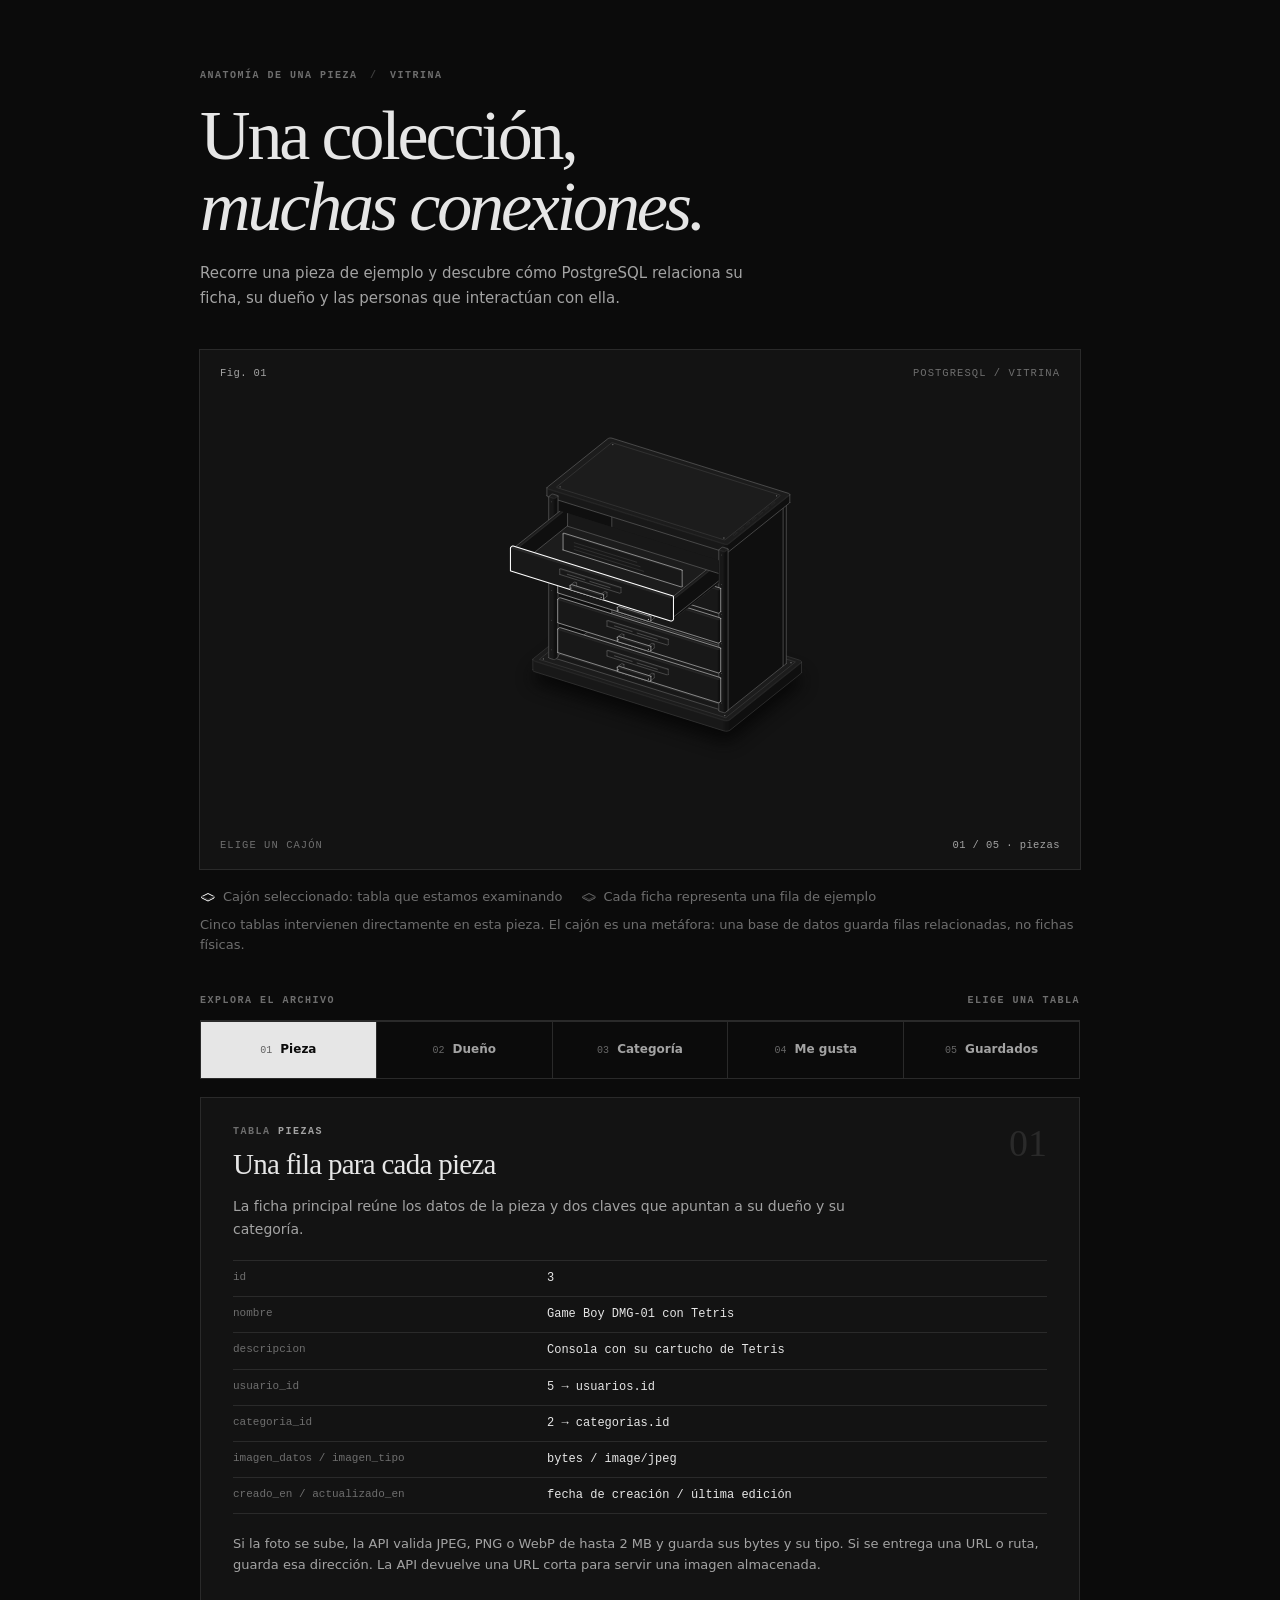
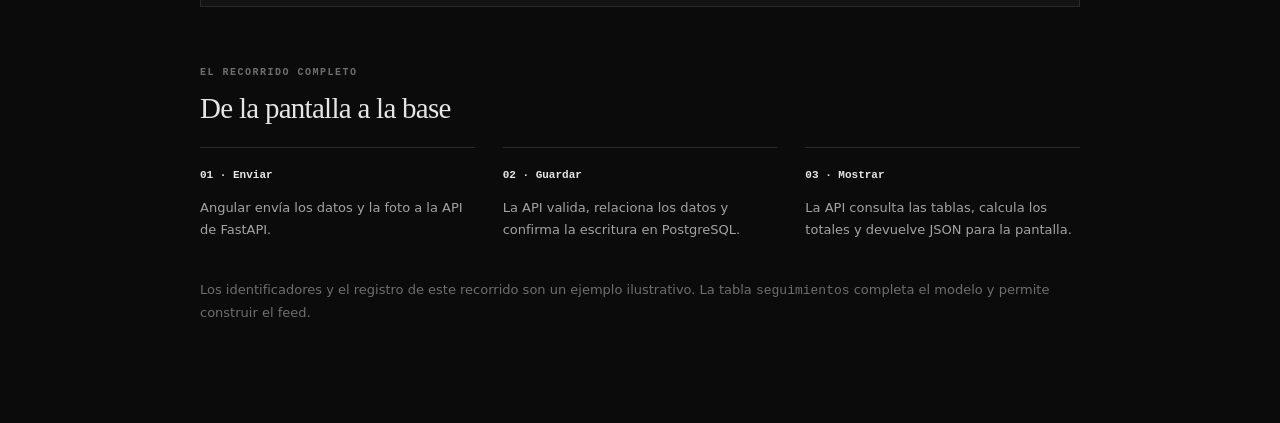
<file: visualizacion-postgresql/oscuro.html>
<!doctype html><html lang="es"><head><meta charset="utf-8"><meta name="viewport" content="width=device-width, initial-scale=1"><title>Cómo guarda Vitrina sus piezas · PostgreSQL</title><style>
.iso{
  --anatomy-page:#0b0b0b;--anatomy-card:#131313;--anatomy-text:#a3a3a3;--anatomy-strong:#e6e6e6;--anatomy-muted:#6e6e6e;
  --anatomy-paper:#131313;--anatomy-face:#1b1b1b;--anatomy-top:#1c1c1c;
  --anatomy-shade-0:#0f0f0f;--anatomy-shade-1:#121212;--anatomy-shade-2:#151515;--anatomy-shade-3:#181818;
  --anatomy-lit-top:#262626;--anatomy-lit-shade:#1d1d1d;
  --anatomy-hi:#d4d4d4;--anatomy-mid:#6a6a6a;--anatomy-lo:#3e3e3e;--anatomy-faint:#2a2a2a;--anatomy-lit:#ffffff;
  --anatomy-halo:#050505;--anatomy-halo-opacity:.9;--anatomy-dot:#e6e6e6;
  --anatomy-red:#ff6b6b;--anatomy-green:#6be0a0;--anatomy-blue:#6b9bff;
  --anatomy-weight:.6px;--anatomy-ease:cubic-bezier(.32,.72,0,1);
  --anatomy-mono:ui-monospace,"SF Mono",Menlo,Consolas,monospace;
  --anatomy-lift:inset 0 1px 0 0 #ffffff0a,inset 0 0 0 1px #ffffff06,0 0 0 1px #00000026,0 1px 1px -.5px #00000014,0 3px 3px -1.5px #00000014,0 6px 6px -3px #00000014,0 12px 12px -6px #00000014;
}
.iso[data-theme="light"]{
  --anatomy-page:#f2f2ef;--anatomy-card:#fbfbfa;--anatomy-text:#57575a;--anatomy-strong:#18181a;--anatomy-muted:#8c8c90;
  --anatomy-paper:#fbfbfa;--anatomy-face:#ffffff;--anatomy-top:#ffffff;
  --anatomy-shade-0:#dcdcd9;--anatomy-shade-1:#e5e5e2;--anatomy-shade-2:#ededea;--anatomy-shade-3:#f4f4f1;
  --anatomy-lit-top:#ffffff;--anatomy-lit-shade:#eeeeeb;
  --anatomy-hi:#26262a;--anatomy-mid:#8a8a8f;--anatomy-lo:#b4b4b8;--anatomy-faint:#d4d4d6;--anatomy-lit:#000000;
  --anatomy-halo:#8a8a80;--anatomy-halo-opacity:.32;--anatomy-dot:#3a3a3e;
  --anatomy-red:#e5484d;--anatomy-green:#30a46c;--anatomy-blue:#3e63dd;
  --anatomy-lift:inset 0 1px 0 0 #ffffff,0 0 0 1px #0000000f,0 1px 1px -.5px #0000000a,0 3px 3px -1.5px #0000000a,0 6px 6px -3px #0000000a,0 12px 12px -6px #0000000a;
}
.iso-svg{display:block;width:100%;height:auto;overflow:visible}
.iso-svg path,.iso-svg circle{vector-effect:non-scaling-stroke}
.iso-fill{fill:var(--anatomy-paper);stroke:none}
.iso-solid[data-lit]>.iso-fill{fill:var(--anatomy-face)}
.iso-shade,.iso-top{stroke:none}
.iso-shade[data-shade="0"]{fill:var(--anatomy-shade-0)}
.iso-shade[data-shade="1"]{fill:var(--anatomy-shade-1)}
.iso-shade[data-shade="2"]{fill:var(--anatomy-shade-2)}
.iso-shade[data-shade="3"]{fill:var(--anatomy-shade-3)}
.iso-top{fill:var(--anatomy-top)}
.iso-solid[data-lit]>.iso-top{fill:var(--anatomy-lit-top)}
.iso-solid[data-lit]>.iso-shade{fill:var(--anatomy-lit-shade)}
.iso-solid[data-seamless]>.iso-shade,.iso-solid[data-seamless]>.iso-top{stroke-width:.4;stroke-linejoin:round}
.iso-solid[data-seamless]>.iso-shade[data-shade="0"]{stroke:var(--anatomy-shade-0)}
.iso-solid[data-seamless]>.iso-shade[data-shade="1"]{stroke:var(--anatomy-shade-1)}
.iso-solid[data-seamless]>.iso-shade[data-shade="2"]{stroke:var(--anatomy-shade-2)}
.iso-solid[data-seamless]>.iso-shade[data-shade="3"]{stroke:var(--anatomy-shade-3)}
.iso-solid[data-seamless]>.iso-top{stroke:var(--anatomy-top)}
.iso-solid[data-seamless][data-lit]>.iso-top{stroke:var(--anatomy-lit-top)}
.iso-solid[data-seamless][data-lit]>.iso-shade{stroke:var(--anatomy-lit-shade)}
.iso-solid[data-lit]>.iso-edge{stroke:var(--anatomy-lit)}
.iso-halo{fill:var(--anatomy-halo);stroke:none;filter:blur(9px);opacity:var(--anatomy-halo-opacity);transform:translateY(3px)}
.iso-line{fill:none;stroke:var(--anatomy-lo);stroke-width:var(--anatomy-weight);stroke-linecap:round;stroke-linejoin:round}
.iso-line[data-tone="hi"]{stroke:var(--anatomy-hi)}
.iso-line[data-tone="mid"]{stroke:var(--anatomy-mid)}
.iso-line[data-tone="lo"]{stroke:var(--anatomy-lo)}
.iso-line[data-tone="faint"]{stroke:var(--anatomy-faint)}
.iso-line[data-tone="lit"]{stroke:var(--anatomy-lit)}
.iso-line[data-tone="red"]{stroke:var(--anatomy-red)}
.iso-line[data-tone="green"]{stroke:var(--anatomy-green)}
.iso-line[data-tone="blue"]{stroke:var(--anatomy-blue)}
.iso-line[data-dotted]{stroke-dasharray:.01 3.5;stroke-width:1}
.iso-line[data-dashed]{stroke-dasharray:3 3}
.iso-line[data-flow]{stroke-dasharray:2 6}
.iso-wire-end{fill:var(--anatomy-paper);stroke:var(--anatomy-lo);stroke-width:var(--anatomy-weight)}
.iso-wire[data-tone="hi"] .iso-wire-end{stroke:var(--anatomy-hi)}
.iso-wire[data-tone="mid"] .iso-wire-end{stroke:var(--anatomy-mid)}
.iso-wire[data-tone="faint"] .iso-wire-end{stroke:var(--anatomy-faint)}
.iso-wire[data-tone="lit"] .iso-wire-end{stroke:var(--anatomy-lit)}
.iso-dots circle{fill:var(--anatomy-dot);stroke:none;opacity:.32}
.iso-dots[data-tone="hi"] circle{opacity:.85}
.iso-dots[data-tone="mid"] circle{opacity:.45}
.iso-dots[data-tone="lo"] circle{opacity:.22}
.iso-dots[data-tone="faint"] circle{opacity:.12}
.iso-face-text{fill:var(--anatomy-mid);font-family:var(--anatomy-mono);letter-spacing:.04em}
.iso-face-text[data-tone="hi"]{fill:var(--anatomy-hi)}
.iso-face-text[data-tone="lo"]{fill:var(--anatomy-lo)}
.iso-face-text[data-tone="faint"]{fill:var(--anatomy-faint)}
.tb-body{fill:var(--anatomy-shade-2);stroke:none}
.tb-shine{fill:var(--anatomy-top);stroke:none}
.tb-shade{fill:var(--anatomy-shade-0);stroke:none}
.tb-ring{fill:none;stroke:var(--anatomy-lo);stroke-width:.45;stroke-linecap:butt;stroke-linejoin:round}
.tb-ring[data-tone="mid"]{stroke:var(--anatomy-mid)}
.tb-ring[data-tone="faint"]{stroke:var(--anatomy-faint)}
.tb-ring[data-tone="hi"]{stroke:var(--anatomy-hi)}
@keyframes iso-flow{to{stroke-dashoffset:-32}}
@keyframes iso-pulse{0%,100%{opacity:.18}12%{opacity:1}40%{opacity:.18}}
.iso-line[data-flow]{animation:iso-flow 1600ms linear infinite}
.iso-dots circle[data-pulse]{animation:iso-pulse 1600ms steps(1,end) infinite;animation-delay:var(--pulse-at,0ms)}
.iso-figure{margin:32px 0 36px}
.iso-plate{position:relative;padding:52px 24px;border-radius:0;background:var(--anatomy-card);box-shadow:0 0 0 1px var(--anatomy-mid);--anatomy-paper:var(--anatomy-card)}
.iso-plate-corners{position:absolute;inset:18px 20px;pointer-events:none}
.iso-plate-corner{position:absolute;color:var(--anatomy-muted);font-family:var(--anatomy-mono);font-size:10.5px;line-height:1;letter-spacing:.04em;white-space:nowrap}
.iso-plate-corner[data-corner="fig"]{top:0;left:0;color:var(--anatomy-text)}
.iso-plate-corner[data-corner="title"]{top:0;right:0;text-transform:uppercase;letter-spacing:.1em}
.iso-plate-corner[data-corner="hint"]{bottom:0;left:0;text-transform:uppercase;letter-spacing:.1em}
.iso-plate-corner[data-corner="readout"]{right:0;bottom:0;color:var(--anatomy-text);font-variant-numeric:tabular-nums}
.iso-plate .iso-svg{margin:0 auto}
.iso-legend{display:grid;gap:8px;margin-top:12px;color:var(--anatomy-muted);font-size:13px;line-height:1.55}
.iso-keys{display:flex;flex-wrap:wrap;gap:6px 18px}
.iso-key{display:inline-flex;align-items:center;gap:7px}
.iso-swatch{width:16px;height:10px;flex:none;overflow:visible}
.iso-swatch path{fill:none;stroke:var(--anatomy-hi);stroke-width:1;vector-effect:non-scaling-stroke;stroke-linejoin:round;stroke-linecap:round}
.iso-swatch[data-mark="raised"] path,.iso-swatch[data-mark="flat"] path{stroke:var(--anatomy-mid)}
.iso-swatch[data-mark="lit"] path{stroke:var(--anatomy-lit)}
.iso-swatch[data-mark="dim"] path{stroke:var(--anatomy-lo)}
.iso-swatch[data-mark="dotted"] path{stroke-dasharray:.01 3;stroke-width:1.4}
.iso-swatch[data-mark="dashed"] path{stroke-dasharray:3 2.5}
.iso-swatch[data-mark="red"] path{stroke:var(--anatomy-red)}
.iso-swatch[data-mark="green"] path{stroke:var(--anatomy-green)}
.iso-swatch[data-mark="blue"] path{stroke:var(--anatomy-blue)}
.iso-swatch-crease{stroke:var(--anatomy-lo)!important}
@media (max-width:560px){.iso-plate{padding:48px 12px 70px}.iso-plate-corner[data-corner="hint"]{bottom:18px}}
@media (prefers-reduced-motion:reduce){.iso-line[data-flow],.iso-dots circle[data-pulse]{animation:none}}

*{box-sizing:border-box}
html{color-scheme:dark}
body[data-theme="light"]{color-scheme:light}
body{margin:0;background:var(--anatomy-page);color:var(--anatomy-text);font:14px/1.6 ui-sans-serif,system-ui,-apple-system,"Segoe UI",sans-serif;-webkit-font-smoothing:antialiased}
.iso-page{width:min(880px,100% - 32px);margin:64px auto 96px}
</style>
<style>
body { --display:Georgia, 'Times New Roman',serif; }
.iso-page { width:min(880px,calc(100% - 36px)); margin:70px auto 100px; }
.intro { max-width:680px; margin:0 0 38px; }
.eyebrow,.section-head,.detail-kicker { font:600 10px/1.2 var(--anatomy-mono); letter-spacing:.15em; color:var(--anatomy-muted); }
.eyebrow span { margin:0 5px; color:var(--anatomy-lo); }
h1 { margin:18px 0 18px; color:var(--anatomy-strong); font:500 clamp(42px,7.2vw,70px)/1.02 var(--display); letter-spacing:-.045em; }
h1 em { font-weight:400; }
.intro > p:last-child { max-width:560px; font-size:15px; line-height:1.7; margin:0; }
.iso-plate { box-shadow:0 0 0 1px var(--anatomy-faint); padding:36px 24px 43px; }
.iso-stage { outline-offset:4px; }
.iso-stage:focus-visible { outline:2px solid var(--anatomy-mid); }
.iso-plate .iso-svg { max-width:720px; }
.drawer-inside { opacity:0; transition:opacity .18s ease; }
.drawer[data-active="true"] .drawer-inside { opacity:1; }
.drawer[data-active="true"] .drawer-front .iso-edge { stroke:var(--anatomy-lit); stroke-width:1.05; }
.drawer[data-active="true"] .drawer-front .iso-top { fill:var(--anatomy-lit-top); }
.iso-legend { margin:18px 0 0; }
.explorer { margin:40px 0 0; }
.section-head { display:flex; justify-content:space-between; gap:12px; padding:0 0 13px; border-bottom:1px solid var(--anatomy-faint); }
.modes { display:grid; grid-template-columns:repeat(5,minmax(0,1fr)); gap:1px; background:var(--anatomy-faint); border:1px solid var(--anatomy-faint); margin:0 0 18px; }
.mode { display:flex; align-items:center; gap:8px; justify-content:center; min-height:56px; background:var(--anatomy-page); color:var(--anatomy-text); border:0; cursor:pointer; font:600 12px/1.3 system-ui,sans-serif; transition:background .18s,color .18s; }
.mode:hover,.mode:focus-visible { background:var(--anatomy-card); color:var(--anatomy-strong); outline-offset:-3px; }
.mode[aria-pressed="true"] { background:var(--anatomy-strong); color:var(--anatomy-page); }
.mode-index { font:10px var(--anatomy-mono); opacity:.6; }
.detail { background:var(--anatomy-card); border:1px solid var(--anatomy-faint); padding:28px 32px 30px; }
.detail-top { display:flex; align-items:flex-start; justify-content:space-between; gap:16px; }
.detail-kicker { margin:0 0 10px; text-transform:uppercase; }
.detail-kicker span { color:var(--anatomy-text); }
h2 { color:var(--anatomy-strong); font:500 29px/1.14 var(--display); letter-spacing:-.025em; margin:0; }
.detail-number { font:38px/.9 var(--display); color:var(--anatomy-faint); }
.description { max-width:650px; margin:14px 0 20px; }
.rows { border-top:1px solid var(--anatomy-faint); margin:0; }
.row { display:grid; grid-template-columns:minmax(165px,.9fr) 1.5fr; gap:14px; padding:8px 0; border-bottom:1px solid var(--anatomy-faint); }
dt { font:11px/1.6 var(--anatomy-mono); color:var(--anatomy-muted); overflow-wrap:anywhere; }
dd { margin:0; color:var(--anatomy-strong); font:12px/1.6 var(--anatomy-mono); overflow-wrap:anywhere; }
.note { margin:20px 0 0; color:var(--anatomy-text); font-size:13px; }
.how { margin-top:60px; }
.how h2 { margin:13px 0 22px; }
.steps { display:grid; grid-template-columns:repeat(3,1fr); gap:28px; }
.steps div { border-top:1px solid var(--anatomy-faint); padding-top:14px; }
.steps strong { font:600 11px var(--anatomy-mono); color:var(--anatomy-strong); }
.steps p,.last-note { font-size:13px; line-height:1.7; }
.last-note { margin-top:24px; color:var(--anatomy-muted); }
code { font-family:var(--anatomy-mono); }
@media(max-width:600px) { .iso-page{margin-top:42px} .iso-plate{padding:42px 9px 58px} .intro{margin-bottom:27px} .modes{grid-template-columns:repeat(3,1fr)} .mode{min-height:48px} .detail{padding:23px 20px} .row{grid-template-columns:1fr;gap:1px} .steps{grid-template-columns:1fr;gap:9px} .section-head span:last-child{display:none} }
@media(prefers-reduced-motion:reduce){.mode,.drawer-inside{transition:none}}
</style></head><body class="iso" data-theme="dark"><main class="iso-page"><header class="intro"><p class="eyebrow">ANATOMÍA DE UNA PIEZA <span> / </span> VITRINA</p><h1>Una colección,<br><em>muchas conexiones.</em></h1><p>Recorre una pieza de ejemplo y descubre cómo PostgreSQL relaciona su ficha, su dueño y las personas que interactúan con ella.</p></header><figure class="iso-figure"><div class="iso-plate"><div class="iso-plate-corners" aria-hidden="true"><span class="iso-plate-corner" data-corner="fig">Fig. 01</span><span class="iso-plate-corner" data-corner="title">PostgreSQL / Vitrina</span><span class="iso-plate-corner" data-corner="hint">Elige un cajón</span><span class="iso-plate-corner" data-corner="readout" data-readout>01 / 05 · piezas</span></div><div class="iso-stage" tabindex="0" role="group" aria-label="Archivador interactivo. Usa las flechas izquierda y derecha para elegir una tabla."><svg xmlns="http://www.w3.org/2000/svg" class="iso-svg" viewBox="0 0 720 440" role="img" aria-label="Archivador isométrico con cinco cajones. Cada cajón representa una tabla relacionada con las piezas de Vitrina y el seleccionado se desliza hacia el lector."><path class="iso-halo" d="M252.8 286.6L252.8 286.2L253.1 285.7L253.4 285.3L324.3 228.6L324.8 228.3L325.5 228L326.3 227.8L327.1 227.6L328 227.6L328.8 227.6L329.7 227.7L330.5 227.9L519.5 287L520.2 287.3L520.7 287.6L521.2 288L521.5 288.4L521.6 288.8L521.6 294L521.5 294.4L521.3 294.8L520.9 295.2L450 351.9L449.5 352.3L448.8 352.5L448.1 352.8L447.2 352.9L446.4 353L445.5 352.9L444.7 352.8L443.9 352.6L254.9 293.6L254.2 293.3L253.6 293L253.2 292.6L252.9 292.2L252.8 291.7Z"/><g class="iso-solid"><path class="iso-fill" d="M328.7 240.9L328.9 240.6L333.6 236.9L334 236.6L334.5 236.5L335.1 236.5L335.7 236.6L344.5 239.4L344.9 239.6L345.1 239.8L345.2 240.1L345.2 247.8L344.9 248.1L340.2 251.9L339.8 252.1L339.3 252.2L338.7 252.2L338.2 252.1L329.4 249.4L328.9 249.2L328.7 248.9L328.7 248.6Z"/><path class="iso-shade" data-shade="0" d="M345.2 247.8L344.9 248.1L344.9 240.4L345.2 240.1ZM344.9 248.1L340.2 251.9L340.2 244.2L344.9 240.4ZM340.2 251.9L339.8 252.1L339.8 244.4L340.2 244.2Z"/><path class="iso-shade" data-shade="1" d="M339.8 252.1L339.3 252.2L339.3 244.5L339.8 244.4ZM339.3 252.2L338.7 252.2L338.7 244.5L339.3 244.5Z"/><path class="iso-shade" data-shade="2" d="M338.7 252.2L338.2 252.1L338.2 244.4L338.7 244.5Z"/><path class="iso-shade" data-shade="3" d="M338.2 252.1L329.4 249.4L329.4 241.7L338.2 244.4ZM329.4 249.4L328.9 249.2L328.9 241.5L329.4 241.7ZM328.9 249.2L328.7 248.9L328.7 241.2L328.9 241.5ZM328.7 248.9L328.7 248.6L328.7 240.9L328.7 241.2Z"/><path class="iso-top" d="M344.5 239.4L344.9 239.6L345.1 239.8L345.2 240.1L344.9 240.4L340.2 244.2L339.8 244.4L339.3 244.5L338.7 244.5L338.2 244.4L329.4 241.7L328.9 241.5L328.7 241.2L328.7 240.9L328.9 240.6L333.6 236.9L334 236.6L334.5 236.5L335.1 236.5L335.7 236.6Z"/><path class="iso-line iso-crease" data-tone="faint" d="M345.2 240.1L344.9 240.4L340.2 244.2L339.8 244.4L339.3 244.5L338.7 244.5L338.2 244.4L329.4 241.7L328.9 241.5L328.7 241.2L328.7 240.9"/><path class="iso-line iso-bevel" data-tone="faint" d="M345.2 240.1L344.2 240.2L339.6 243.9L339.3 244.1L339.1 244.1L338.9 244.1L338.5 244L329.9 241.3L329.6 241.2L329.5 241.1L328.7 240.9"/><path class="iso-line iso-edge" data-tone="lo" d="M328.7 240.9L328.9 240.6L333.6 236.9L334 236.6L334.5 236.5L335.1 236.5L335.7 236.6L344.5 239.4L344.9 239.6L345.1 239.8L345.2 240.1M345.2 247.8L344.9 248.1L340.2 251.9L339.8 252.1L339.3 252.2L338.7 252.2L338.2 252.1L329.4 249.4L328.9 249.2L328.7 248.9L328.7 248.6M345.2 240.1L345.2 247.8M328.7 240.9L328.7 248.6"/></g><g class="iso-solid"><path class="iso-fill" d="M481.2 288.5L481.4 288.3L486.1 284.5L486.5 284.3L487 284.2L487.6 284.2L488.1 284.3L497 287L497.4 287.2L497.6 287.5L497.6 287.8L497.6 295.5L497.4 295.8L492.7 299.5L492.3 299.7L491.8 299.9L491.2 299.9L490.7 299.8L481.8 297L481.4 296.8L481.2 296.6L481.2 296.3Z"/><path class="iso-shade" data-shade="0" d="M497.6 295.5L497.4 295.8L497.4 288L497.6 287.8ZM497.4 295.8L492.7 299.5L492.7 291.8L497.4 288ZM492.7 299.5L492.3 299.7L492.3 292L492.7 291.8Z"/><path class="iso-shade" data-shade="1" d="M492.3 299.7L491.8 299.9L491.8 292.1L492.3 292ZM491.8 299.9L491.2 299.9L491.2 292.2L491.8 292.1Z"/><path class="iso-shade" data-shade="2" d="M491.2 299.9L490.7 299.8L490.7 292.1L491.2 292.2Z"/><path class="iso-shade" data-shade="3" d="M490.7 299.8L481.8 297L481.8 289.3L490.7 292.1ZM481.8 297L481.4 296.8L481.4 289.1L481.8 289.3ZM481.4 296.8L481.2 296.6L481.2 288.8L481.4 289.1ZM481.2 296.6L481.2 296.3L481.2 288.5L481.2 288.8Z"/><path class="iso-top" d="M497 287L497.4 287.2L497.6 287.5L497.6 287.8L497.4 288L492.7 291.8L492.3 292L491.8 292.1L491.2 292.2L490.7 292.1L481.8 289.3L481.4 289.1L481.2 288.8L481.2 288.5L481.4 288.3L486.1 284.5L486.5 284.3L487 284.2L487.6 284.2L488.1 284.3Z"/><path class="iso-line iso-crease" data-tone="faint" d="M497.6 287.8L497.4 288L492.7 291.8L492.3 292L491.8 292.1L491.2 292.2L490.7 292.1L481.8 289.3L481.4 289.1L481.2 288.8L481.2 288.5"/><path class="iso-line iso-bevel" data-tone="faint" d="M497.6 287.8L496.7 287.9L492.1 291.6L491.8 291.7L491.6 291.7L491.3 291.8L491 291.7L482.3 289L482.1 288.9L482 288.7L481.2 288.5"/><path class="iso-line iso-edge" data-tone="lo" d="M481.2 288.5L481.4 288.3L486.1 284.5L486.5 284.3L487 284.2L487.6 284.2L488.1 284.3L497 287L497.4 287.2L497.6 287.5L497.6 287.8M497.6 295.5L497.4 295.8L492.7 299.5L492.3 299.7L491.8 299.9L491.2 299.9L490.7 299.8L481.8 297L481.4 296.8L481.2 296.6L481.2 296.3M497.6 287.8L497.6 295.5M481.2 288.5L481.2 296.3"/></g><g class="iso-solid"><path class="iso-fill" d="M276.7 282.5L276.9 282.2L281.6 278.4L282 278.2L282.6 278.1L283.1 278.1L283.7 278.2L292.5 281L292.9 281.2L293.2 281.4L293.2 281.7L293.2 289.4L293 289.7L288.3 293.5L287.9 293.7L287.3 293.8L286.7 293.8L286.2 293.7L277.4 291L277 290.8L276.7 290.5L276.7 290.2Z"/><path class="iso-shade" data-shade="0" d="M293.2 289.4L293 289.7L293 282L293.2 281.7ZM293 289.7L288.3 293.5L288.3 285.8L293 282ZM288.3 293.5L287.9 293.7L287.9 286L288.3 285.8Z"/><path class="iso-shade" data-shade="1" d="M287.9 293.7L287.3 293.8L287.3 286.1L287.9 286ZM287.3 293.8L286.7 293.8L286.7 286.1L287.3 286.1Z"/><path class="iso-shade" data-shade="2" d="M286.7 293.8L286.2 293.7L286.2 286L286.7 286.1Z"/><path class="iso-shade" data-shade="3" d="M286.2 293.7L277.4 291L277.4 283.2L286.2 286ZM277.4 291L277 290.8L277 283L277.4 283.2ZM277 290.8L276.7 290.5L276.7 282.8L277 283ZM276.7 290.5L276.7 290.2L276.7 282.5L276.7 282.8Z"/><path class="iso-top" d="M292.5 281L292.9 281.2L293.2 281.4L293.2 281.7L293 282L288.3 285.8L287.9 286L287.3 286.1L286.7 286.1L286.2 286L277.4 283.2L277 283L276.7 282.8L276.7 282.5L276.9 282.2L281.6 278.4L282 278.2L282.6 278.1L283.1 278.1L283.7 278.2Z"/><path class="iso-line iso-crease" data-tone="faint" d="M293.2 281.7L293 282L288.3 285.8L287.9 286L287.3 286.1L286.7 286.1L286.2 286L277.4 283.2L277 283L276.7 282.8L276.7 282.5"/><path class="iso-line iso-bevel" data-tone="faint" d="M293.2 281.7L292.2 281.8L287.6 285.5L287.4 285.6L287.1 285.7L286.9 285.7L286.6 285.6L277.9 282.9L277.6 282.8L277.5 282.7L276.7 282.5"/><path class="iso-line iso-edge" data-tone="lo" d="M276.7 282.5L276.9 282.2L281.6 278.4L282 278.2L282.6 278.1L283.1 278.1L283.7 278.2L292.5 281L292.9 281.2L293.2 281.4L293.2 281.7M293.2 289.4L293 289.7L288.3 293.5L287.9 293.7L287.3 293.8L286.7 293.8L286.2 293.7L277.4 291L277 290.8L276.7 290.5L276.7 290.2M293.2 281.7L293.2 289.4M276.7 282.5L276.7 290.2"/></g><g class="iso-solid"><path class="iso-fill" d="M429.2 330.1L429.4 329.9L434.1 326.1L434.5 325.9L435 325.7L435.6 325.7L436.2 325.8L445 328.6L445.4 328.8L445.6 329.1L445.7 329.3L445.7 337.1L445.5 337.3L440.7 341.1L440.3 341.3L439.8 341.5L439.2 341.5L438.7 341.4L429.9 338.6L429.4 338.4L429.2 338.1L429.2 337.8Z"/><path class="iso-shade" data-shade="0" d="M445.7 337.1L445.5 337.3L445.5 329.6L445.7 329.3ZM445.5 337.3L440.7 341.1L440.7 333.4L445.5 329.6ZM440.7 341.1L440.3 341.3L440.3 333.6L440.7 333.4Z"/><path class="iso-shade" data-shade="1" d="M440.3 341.3L439.8 341.5L439.8 333.7L440.3 333.6ZM439.8 341.5L439.2 341.5L439.2 333.7L439.8 333.7Z"/><path class="iso-shade" data-shade="2" d="M439.2 341.5L438.7 341.4L438.7 333.6L439.2 333.7Z"/><path class="iso-shade" data-shade="3" d="M438.7 341.4L429.9 338.6L429.9 330.9L438.7 333.6ZM429.9 338.6L429.4 338.4L429.4 330.7L429.9 330.9ZM429.4 338.4L429.2 338.1L429.2 330.4L429.4 330.7ZM429.2 338.1L429.2 337.8L429.2 330.1L429.2 330.4Z"/><path class="iso-top" d="M445 328.6L445.4 328.8L445.6 329.1L445.7 329.3L445.5 329.6L440.7 333.4L440.3 333.6L439.8 333.7L439.2 333.7L438.7 333.6L429.9 330.9L429.4 330.7L429.2 330.4L429.2 330.1L429.4 329.9L434.1 326.1L434.5 325.9L435 325.7L435.6 325.7L436.2 325.8Z"/><path class="iso-line iso-crease" data-tone="faint" d="M445.7 329.3L445.5 329.6L440.7 333.4L440.3 333.6L439.8 333.7L439.2 333.7L438.7 333.6L429.9 330.9L429.4 330.7L429.2 330.4L429.2 330.1"/><path class="iso-line iso-bevel" data-tone="faint" d="M445.7 329.3L444.7 329.4L440.1 333.1L439.9 333.3L439.6 333.3L439.4 333.3L439 333.3L430.4 330.6L430.1 330.4L430 330.3L429.2 330.1"/><path class="iso-line iso-edge" data-tone="lo" d="M429.2 330.1L429.4 329.9L434.1 326.1L434.5 325.9L435 325.7L435.6 325.7L436.2 325.8L445 328.6L445.4 328.8L445.6 329.1L445.7 329.3M445.7 337.1L445.5 337.3L440.7 341.1L440.3 341.3L439.8 341.5L439.2 341.5L438.7 341.4L429.9 338.6L429.4 338.4L429.2 338.1L429.2 337.8M445.7 329.3L445.7 337.1M429.2 330.1L429.2 337.8"/></g><g class="iso-solid"><path class="iso-fill" d="M252.8 273.3L253.4 272.5L324.3 215.8L325.5 215.1L327.1 214.8L328.8 214.8L330.5 215.1L519.5 274.1L520.7 274.7L521.5 275.5L521.5 276.4L521.5 286.7L520.9 287.5L450 344.2L448.8 344.8L447.2 345.2L445.5 345.2L443.9 344.9L254.9 285.8L253.6 285.2L252.9 284.5L252.8 283.6Z"/><path class="iso-shade" data-shade="0" d="M521.5 286.7L520.9 287.5L520.9 277.2L521.5 276.4ZM520.9 287.5L450 344.2L450 333.9L520.9 277.2ZM450 344.2L448.8 344.8L448.8 334.5L450 333.9Z"/><path class="iso-shade" data-shade="1" d="M448.8 344.8L447.2 345.2L447.2 334.9L448.8 334.5ZM447.2 345.2L445.5 345.2L445.5 334.9L447.2 334.9Z"/><path class="iso-shade" data-shade="2" d="M445.5 345.2L443.9 344.9L443.9 334.6L445.5 334.9Z"/><path class="iso-shade" data-shade="3" d="M443.9 344.9L254.9 285.8L254.9 275.5L443.9 334.6ZM254.9 285.8L253.6 285.2L253.6 274.9L254.9 275.5ZM253.6 285.2L252.9 284.5L252.9 274.2L253.6 274.9ZM252.9 284.5L252.8 283.6L252.8 273.3L252.9 274.2Z"/><path class="iso-top" d="M519.5 274.1L520.7 274.7L521.5 275.5L521.5 276.4L520.9 277.2L450 333.9L448.8 334.5L447.2 334.9L445.5 334.9L443.9 334.6L254.9 275.5L253.6 274.9L252.9 274.2L252.8 273.3L253.4 272.5L324.3 215.8L325.5 215.1L327.1 214.8L328.8 214.8L330.5 215.1Z"/><path class="iso-line iso-crease" data-tone="faint" d="M521.5 276.4L520.9 277.2L450 333.9L448.8 334.5L447.2 334.9L445.5 334.9L443.9 334.6L254.9 275.5L253.6 274.9L252.9 274.2L252.8 273.3"/><path class="iso-line iso-bevel" data-tone="faint" d="M521.5 276.4L520.2 277L449.4 333.6L448.4 334.2L447.1 334.5L445.6 334.5L444.2 334.2L255.4 275.2L254.3 274.7L253.7 274.1L252.8 273.3"/><path class="iso-line iso-edge" data-tone="lo" d="M252.8 273.3L253.4 272.5L324.3 215.8L325.5 215.1L327.1 214.8L328.8 214.8L330.5 215.1L519.5 274.1L520.7 274.7L521.5 275.5L521.5 276.4M521.5 286.7L520.9 287.5L450 344.2L448.8 344.8L447.2 345.2L445.5 345.2L443.9 344.9L254.9 285.8L253.6 285.2L252.9 284.5L252.8 283.6M521.5 276.4L521.5 286.7M252.8 273.3L252.8 283.6"/></g><path class="iso-line" data-tone="lo" d="M515.1 276.2L445.8 331.7L259.3 273.4L328.6 218Z"/><g class="iso-dots" data-tone="mid"><circle cx="329.5" cy="220" r="0.65"/><circle cx="511" cy="276.7" r="0.65"/><circle cx="263.4" cy="272.9" r="0.65"/><circle cx="444.8" cy="329.6" r="0.65"/></g><g class="iso-solid"><path class="iso-fill" d="M275.4 266.7L275.6 266.4L331.6 221.6L332 221.4L332.5 221.3L333.1 221.3L333.6 221.4L497.4 272.6L497.8 272.8L498.1 273.1L498.1 273.3L498.1 278.5L497.9 278.8L442 323.5L441.6 323.7L441.1 323.8L440.5 323.8L439.9 323.7L276.1 272.6L275.7 272.4L275.5 272.1L275.4 271.8Z"/><path class="iso-shade" data-shade="0" d="M498.1 278.5L497.9 278.8L497.9 273.6L498.1 273.3ZM497.9 278.8L442 323.5L442 318.4L497.9 273.6ZM442 323.5L441.6 323.7L441.6 318.6L442 318.4Z"/><path class="iso-shade" data-shade="1" d="M441.6 323.7L441.1 323.8L441.1 318.7L441.6 318.6ZM441.1 323.8L440.5 323.8L440.5 318.7L441.1 318.7Z"/><path class="iso-shade" data-shade="2" d="M440.5 323.8L439.9 323.7L439.9 318.6L440.5 318.7Z"/><path class="iso-shade" data-shade="3" d="M439.9 323.7L276.1 272.6L276.1 267.4L439.9 318.6ZM276.1 272.6L275.7 272.4L275.7 267.2L276.1 267.4ZM275.7 272.4L275.5 272.1L275.5 266.9L275.7 267.2ZM275.5 272.1L275.4 271.8L275.4 266.7L275.5 266.9Z"/><path class="iso-top" d="M497.4 272.6L497.8 272.8L498.1 273.1L498.1 273.3L497.9 273.6L442 318.4L441.6 318.6L441.1 318.7L440.5 318.7L439.9 318.6L276.1 267.4L275.7 267.2L275.5 266.9L275.4 266.7L275.6 266.4L331.6 221.6L332 221.4L332.5 221.3L333.1 221.3L333.6 221.4Z"/><path class="iso-line iso-crease" data-tone="faint" d="M498.1 273.3L497.9 273.6L442 318.4L441.6 318.6L441.1 318.7L440.5 318.7L439.9 318.6L276.1 267.4L275.7 267.2L275.5 266.9L275.4 266.7"/><path class="iso-line iso-bevel" data-tone="faint" d="M498.1 273.3L497.2 273.4L441.3 318.1L441.1 318.2L440.9 318.3L440.6 318.3L440.3 318.2L276.6 267.1L276.4 267L276.3 266.8L275.4 266.7"/><path class="iso-line iso-edge" data-tone="mid" d="M275.4 266.7L275.6 266.4L331.6 221.6L332 221.4L332.5 221.3L333.1 221.3L333.6 221.4L497.4 272.6L497.8 272.8L498.1 273.1L498.1 273.3M498.1 278.5L497.9 278.8L442 323.5L441.6 323.7L441.1 323.8L440.5 323.8L439.9 323.7L276.1 272.6L275.7 272.4L275.5 272.1L275.4 271.8M498.1 273.3L498.1 278.5M275.4 266.7L275.4 271.8"/></g><g class="iso-solid"><path class="iso-fill" d="M327.9 63.4L328.1 63.1L329.7 61.8L330.1 61.6L330.6 61.5L331.2 61.5L331.7 61.6L505.6 115.9L506 116.1L506.3 116.4L506.3 116.7L506.3 277.5L506.1 277.8L504.5 279.1L504.1 279.3L503.6 279.4L503 279.4L502.5 279.3L328.6 225L328.1 224.8L327.9 224.5L327.9 224.2Z"/><path class="iso-shade" data-shade="0" d="M506.3 277.5L506.1 277.8L506.1 117L506.3 116.7ZM506.1 277.8L504.5 279.1L504.5 118.2L506.1 117ZM504.5 279.1L504.1 279.3L504.1 118.4L504.5 118.2Z"/><path class="iso-shade" data-shade="1" d="M504.1 279.3L503.6 279.4L503.6 118.6L504.1 118.4ZM503.6 279.4L503 279.4L503 118.6L503.6 118.6Z"/><path class="iso-shade" data-shade="2" d="M503 279.4L502.5 279.3L502.5 118.5L503 118.6Z"/><path class="iso-shade" data-shade="3" d="M502.5 279.3L328.6 225L328.6 64.1L502.5 118.5ZM328.6 225L328.1 224.8L328.1 63.9L328.6 64.1ZM328.1 224.8L327.9 224.5L327.9 63.7L328.1 63.9ZM327.9 224.5L327.9 224.2L327.9 63.4L327.9 63.7Z"/><path class="iso-top" d="M505.6 115.9L506 116.1L506.3 116.4L506.3 116.7L506.1 117L504.5 118.2L504.1 118.4L503.6 118.6L503 118.6L502.5 118.5L328.6 64.1L328.1 63.9L327.9 63.7L327.9 63.4L328.1 63.1L329.7 61.8L330.1 61.6L330.6 61.5L331.2 61.5L331.7 61.6Z"/><path class="iso-line iso-crease" data-tone="faint" d="M506.3 116.7L506.1 117L504.5 118.2L504.1 118.4L503.6 118.6L503 118.6L502.5 118.5L328.6 64.1L328.1 63.9L327.9 63.7L327.9 63.4"/><path class="iso-line iso-bevel" data-tone="faint" d="M506.3 116.7L505.4 116.8L503.9 118L503.6 118.1L503.4 118.2L503.1 118.2L502.8 118.1L329.1 63.8L328.8 63.7L328.7 63.6L327.9 63.4"/><path class="iso-line iso-edge" data-tone="mid" d="M327.9 63.4L328.1 63.1L329.7 61.8L330.1 61.6L330.6 61.5L331.2 61.5L331.7 61.6L505.6 115.9L506 116.1L506.3 116.4L506.3 116.7M506.3 277.5L506.1 277.8L504.5 279.1L504.1 279.3L503.6 279.4L503 279.4L502.5 279.3L328.6 225L328.1 224.8L327.9 224.5L327.9 224.2M506.3 116.7L506.3 277.5M327.9 63.4L327.9 224.2"/></g><g class="iso-solid"><path class="iso-fill" d="M270.4 109.4L270.6 109.1L326.5 64.4L326.9 64.1L327.4 64L328 64L328.6 64.1L331.1 64.9L331.5 65.1L331.7 65.4L331.8 65.7L331.8 226.5L331.6 226.8L275.6 271.5L275.3 271.7L274.7 271.9L274.1 271.9L273.6 271.8L271.1 271L270.7 270.8L270.4 270.5L270.4 270.2Z"/><path class="iso-shade" data-shade="0" d="M331.8 226.5L331.6 226.8L331.6 65.9L331.8 65.7ZM331.6 226.8L275.6 271.5L275.6 110.7L331.6 65.9ZM275.6 271.5L275.3 271.7L275.3 110.9L275.6 110.7Z"/><path class="iso-shade" data-shade="1" d="M275.3 271.7L274.7 271.9L274.7 111L275.3 110.9ZM274.7 271.9L274.1 271.9L274.1 111L274.7 111Z"/><path class="iso-shade" data-shade="2" d="M274.1 271.9L273.6 271.8L273.6 110.9L274.1 111Z"/><path class="iso-shade" data-shade="3" d="M273.6 271.8L271.1 271L271.1 110.1L273.6 110.9ZM271.1 271L270.7 270.8L270.7 109.9L271.1 110.1ZM270.7 270.8L270.4 270.5L270.4 109.7L270.7 109.9ZM270.4 270.5L270.4 270.2L270.4 109.4L270.4 109.7Z"/><path class="iso-top" d="M331.1 64.9L331.5 65.1L331.7 65.4L331.8 65.7L331.6 65.9L275.6 110.7L275.3 110.9L274.7 111L274.1 111L273.6 110.9L271.1 110.1L270.7 109.9L270.4 109.7L270.4 109.4L270.6 109.1L326.5 64.4L326.9 64.1L327.4 64L328 64L328.6 64.1Z"/><path class="iso-line iso-crease" data-tone="faint" d="M331.8 65.7L331.6 65.9L275.6 110.7L275.3 110.9L274.7 111L274.1 111L273.6 110.9L271.1 110.1L270.7 109.9L270.4 109.7L270.4 109.4"/><path class="iso-line iso-bevel" data-tone="faint" d="M331.8 65.7L330.8 65.8L275 110.4L274.8 110.5L274.5 110.6L274.3 110.6L274 110.5L271.6 109.8L271.3 109.7L271.2 109.6L270.4 109.4"/><path class="iso-line iso-edge" data-tone="mid" d="M270.4 109.4L270.6 109.1L326.5 64.4L326.9 64.1L327.4 64L328 64L328.6 64.1L331.1 64.9L331.5 65.1L331.7 65.4L331.8 65.7M331.8 226.5L331.6 226.8L275.6 271.5L275.3 271.7L274.7 271.9L274.1 271.9L273.6 271.8L271.1 271L270.7 270.8L270.4 270.5L270.4 270.2M331.8 65.7L331.8 226.5M270.4 109.4L270.4 270.2"/></g><g class="iso-solid"><path class="iso-fill" d="M441.8 162.9L442 162.6L497.9 117.9L498.3 117.7L498.8 117.6L499.4 117.6L499.9 117.7L502.5 118.5L502.9 118.7L503.1 118.9L503.1 119.2L503.1 280.1L502.9 280.3L447 325.1L446.6 325.3L446.1 325.4L445.5 325.4L445 325.3L442.5 324.5L442 324.3L441.8 324.1L441.8 323.8Z"/><path class="iso-shade" data-shade="0" d="M503.1 280.1L502.9 280.3L502.9 119.5L503.1 119.2ZM502.9 280.3L447 325.1L447 164.2L502.9 119.5ZM447 325.1L446.6 325.3L446.6 164.4L447 164.2Z"/><path class="iso-shade" data-shade="1" d="M446.6 325.3L446.1 325.4L446.1 164.5L446.6 164.4ZM446.1 325.4L445.5 325.4L445.5 164.6L446.1 164.5Z"/><path class="iso-shade" data-shade="2" d="M445.5 325.4L445 325.3L445 164.5L445.5 164.6Z"/><path class="iso-shade" data-shade="3" d="M445 325.3L442.5 324.5L442.5 163.7L445 164.5ZM442.5 324.5L442 324.3L442 163.5L442.5 163.7ZM442 324.3L441.8 324.1L441.8 163.2L442 163.5ZM441.8 324.1L441.8 323.8L441.8 162.9L441.8 163.2Z"/><path class="iso-top" d="M502.5 118.5L502.9 118.7L503.1 118.9L503.1 119.2L502.9 119.5L447 164.2L446.6 164.4L446.1 164.5L445.5 164.6L445 164.5L442.5 163.7L442 163.5L441.8 163.2L441.8 162.9L442 162.6L497.9 117.9L498.3 117.7L498.8 117.6L499.4 117.6L499.9 117.7Z"/><path class="iso-line iso-crease" data-tone="faint" d="M503.1 119.2L502.9 119.5L447 164.2L446.6 164.4L446.1 164.5L445.5 164.6L445 164.5L442.5 163.7L442 163.5L441.8 163.2L441.8 162.9"/><path class="iso-line iso-bevel" data-tone="faint" d="M503.1 119.2L502.2 119.3L446.4 164L446.2 164.1L445.9 164.1L445.7 164.2L445.3 164.1L443 163.3L442.7 163.2L442.6 163.1L441.8 162.9"/><path class="iso-line iso-edge" data-tone="mid" d="M441.8 162.9L442 162.6L497.9 117.9L498.3 117.7L498.8 117.6L499.4 117.6L499.9 117.7L502.5 118.5L502.9 118.7L503.1 118.9L503.1 119.2M503.1 280.1L502.9 280.3L447 325.1L446.6 325.3L446.1 325.4L445.5 325.4L445 325.3L442.5 324.5L442 324.3L441.8 324.1L441.8 323.8M503.1 119.2L503.1 280.1M441.8 162.9L441.8 323.8"/></g><g class="iso-solid"><path class="iso-fill" d="M266.9 101.8L267.3 101.2L327.9 52.7L328.7 52.3L329.8 52L330.9 52L332 52.2L508.4 107.3L509.3 107.7L509.8 108.3L509.8 108.9L509.8 116.6L509.4 117.1L448.8 165.6L448 166.1L446.9 166.3L445.8 166.3L444.7 166.1L268.2 111L267.4 110.6L266.9 110.1L266.9 109.5Z"/><path class="iso-shade" data-shade="0" d="M509.8 116.6L509.4 117.1L509.4 109.4L509.8 108.9ZM509.4 117.1L448.8 165.6L448.8 157.9L509.4 109.4ZM448.8 165.6L448 166.1L448 158.3L448.8 157.9Z"/><path class="iso-shade" data-shade="1" d="M448 166.1L446.9 166.3L446.9 158.6L448 158.3ZM446.9 166.3L445.8 166.3L445.8 158.6L446.9 158.6Z"/><path class="iso-shade" data-shade="2" d="M445.8 166.3L444.7 166.1L444.7 158.4L445.8 158.6Z"/><path class="iso-shade" data-shade="3" d="M444.7 166.1L268.2 111L268.2 103.3L444.7 158.4ZM268.2 111L267.4 110.6L267.4 102.9L268.2 103.3ZM267.4 110.6L266.9 110.1L266.9 102.3L267.4 102.9ZM266.9 110.1L266.9 109.5L266.9 101.8L266.9 102.3Z"/><path class="iso-top" d="M508.4 107.3L509.3 107.7L509.8 108.3L509.8 108.9L509.4 109.4L448.8 157.9L448 158.3L446.9 158.6L445.8 158.6L444.7 158.4L268.2 103.3L267.4 102.9L266.9 102.3L266.9 101.8L267.3 101.2L327.9 52.7L328.7 52.3L329.8 52L330.9 52L332 52.2Z"/><path class="iso-line iso-crease" data-tone="faint" d="M509.8 108.9L509.4 109.4L448.8 157.9L448 158.3L446.9 158.6L445.8 158.6L444.7 158.4L268.2 103.3L267.4 102.9L266.9 102.3L266.9 101.8"/><path class="iso-line iso-bevel" data-tone="faint" d="M509.8 108.9L508.7 109.2L448.1 157.7L447.5 158L446.7 158.2L445.9 158.2L445 158L268.7 102.9L268.1 102.6L267.7 102.2L266.9 101.8"/><path class="iso-line iso-edge" data-tone="mid" d="M266.9 101.8L267.3 101.2L327.9 52.7L328.7 52.3L329.8 52L330.9 52L332 52.2L508.4 107.3L509.3 107.7L509.8 108.3L509.8 108.9M509.8 116.6L509.4 117.1L448.8 165.6L448 166.1L446.9 166.3L445.8 166.3L444.7 166.1L268.2 111L267.4 110.6L266.9 110.1L266.9 109.5M509.8 108.9L509.8 116.6M266.9 101.8L266.9 109.5"/></g><path class="iso-line" data-tone="lo" d="M499.5 108.9L499.9 109.1L500.1 109.4L500.1 109.7L499.9 109.9L445.6 153.4L445.2 153.6L444.7 153.8L444.1 153.8L443.6 153.7L277.2 101.7L276.8 101.5L276.6 101.2L276.5 100.9L276.8 100.7L331.1 57.2L331.5 57L332 56.9L332.6 56.9L333.1 57Z"/><g class="iso-dots" data-tone="mid"><circle cx="332.8" cy="58.6" r="0.65"/><circle cx="496.6" cy="109.8" r="0.65"/><circle cx="280.1" cy="100.8" r="0.65"/><circle cx="443.9" cy="152" r="0.65"/></g><path class="iso-line" data-tone="faint" d="M495 116.3L495.2 116.4L495.3 116.6L495.2 116.7L492.3 119L492 119.1L491.7 119.2L491.5 119.1L491.1 119L490.9 118.9L490.8 118.7L490.9 118.6L493.8 116.3L494 116.2L494.3 116.1L494.6 116.2Z"/><path class="iso-line" data-tone="faint" d="M488.7 121.3L488.9 121.4L489 121.6L488.9 121.7L486 124.1L485.7 124.2L485.5 124.2L485.2 124.2L484.8 124L484.6 123.9L484.5 123.8L484.6 123.6L487.5 121.3L487.7 121.2L488 121.2L488.3 121.2Z"/><path class="iso-line" data-tone="faint" d="M482.4 126.4L482.6 126.5L482.7 126.6L482.6 126.8L479.7 129.1L479.5 129.2L479.2 129.2L478.9 129.2L478.5 129.1L478.3 129L478.2 128.8L478.3 128.7L481.2 126.3L481.4 126.2L481.7 126.2L482 126.3Z"/><path class="iso-line" data-tone="faint" d="M476.1 131.4L476.3 131.5L476.4 131.7L476.3 131.8L473.4 134.2L473.2 134.3L472.9 134.3L472.6 134.2L472.2 134.1L472 134L471.9 133.9L472 133.7L474.9 131.4L475.1 131.3L475.4 131.2L475.7 131.3Z"/><path class="iso-line" data-tone="faint" d="M469.8 136.5L470 136.6L470.1 136.7L470 136.9L467.1 139.2L466.9 139.3L466.6 139.3L466.3 139.3L465.9 139.2L465.7 139.1L465.6 138.9L465.7 138.8L468.6 136.4L468.8 136.3L469.1 136.3L469.4 136.3Z"/><path class="iso-line" data-tone="faint" d="M463.5 141.5L463.7 141.6L463.8 141.8L463.7 141.9L460.8 144.2L460.6 144.3L460.3 144.4L460 144.3L459.6 144.2L459.4 144.1L459.3 143.9L459.4 143.8L462.3 141.5L462.5 141.4L462.8 141.3L463.1 141.4Z"/><path class="iso-line" data-tone="faint" d="M457.2 146.5L457.4 146.6L457.5 146.8L457.4 146.9L454.5 149.3L454.3 149.4L454 149.4L453.7 149.4L453.3 149.2L453.1 149.1L453 149L453.1 148.8L456 146.5L456.2 146.4L456.5 146.4L456.8 146.4Z"/><g class="iso-solid"><path class="iso-fill" d="M268.7 110.7L268.9 110.5L271.6 108.3L271.9 108.2L272.3 108.1L272.8 108.1L273.2 108.2L277.5 109.5L277.8 109.6L278 109.9L278 110.1L278 270.9L277.9 271.2L275.2 273.3L274.9 273.5L274.4 273.6L274 273.6L273.5 273.5L269.3 272.2L268.9 272L268.7 271.8L268.7 271.6Z"/><path class="iso-shade" data-shade="0" d="M278 270.9L277.9 271.2L277.9 110.3L278 110.1ZM277.9 271.2L275.2 273.3L275.2 112.5L277.9 110.3ZM275.2 273.3L274.9 273.5L274.9 112.6L275.2 112.5Z"/><path class="iso-shade" data-shade="1" d="M274.9 273.5L274.4 273.6L274.4 112.7L274.9 112.6ZM274.4 273.6L274 273.6L274 112.7L274.4 112.7Z"/><path class="iso-shade" data-shade="2" d="M274 273.6L273.5 273.5L273.5 112.6L274 112.7Z"/><path class="iso-shade" data-shade="3" d="M273.5 273.5L269.3 272.2L269.3 111.3L273.5 112.6ZM269.3 272.2L268.9 272L268.9 111.1L269.3 111.3ZM268.9 272L268.7 271.8L268.7 110.9L268.9 111.1ZM268.7 271.8L268.7 271.6L268.7 110.7L268.7 110.9Z"/><path class="iso-top" d="M277.5 109.5L277.8 109.6L278 109.9L278 110.1L277.9 110.3L275.2 112.5L274.9 112.6L274.4 112.7L274 112.7L273.5 112.6L269.3 111.3L268.9 111.1L268.7 110.9L268.7 110.7L268.9 110.5L271.6 108.3L271.9 108.2L272.3 108.1L272.8 108.1L273.2 108.2Z"/><path class="iso-line iso-crease" data-tone="faint" d="M278 110.1L277.9 110.3L275.2 112.5L274.9 112.6L274.4 112.7L274 112.7L273.5 112.6L269.3 111.3L268.9 111.1L268.7 110.9L268.7 110.7"/><path class="iso-line iso-bevel" data-tone="faint" d="M278 110.1L277.1 110.1L274.5 112.2L274.4 112.3L274.3 112.3L274.1 112.3L273.9 112.3L269.8 111L269.6 110.9L269.5 110.8L268.7 110.7"/><path class="iso-line iso-edge" data-tone="mid" d="M268.7 110.7L268.9 110.5L271.6 108.3L271.9 108.2L272.3 108.1L272.8 108.1L273.2 108.2L277.5 109.5L277.8 109.6L278 109.9L278 110.1M278 270.9L277.9 271.2L275.2 273.3L274.9 273.5L274.4 273.6L274 273.6L273.5 273.5L269.3 272.2L268.9 272L268.7 271.8L268.7 271.6M278 110.1L278 270.9M268.7 110.7L268.7 271.6"/></g><g class="iso-solid"><path class="iso-fill" d="M438.8 163.9L439 163.6L441.7 161.5L442 161.3L442.4 161.2L442.9 161.2L443.3 161.3L447.6 162.6L447.9 162.8L448.1 163L448.1 163.2L448.1 324.1L448 324.3L445.3 326.5L445 326.6L444.6 326.7L444.1 326.7L443.7 326.6L439.4 325.3L439 325.2L438.8 324.9L438.8 324.7Z"/><path class="iso-shade" data-shade="0" d="M448.1 324.1L448 324.3L448 163.5L448.1 163.2ZM448 324.3L445.3 326.5L445.3 165.6L448 163.5ZM445.3 326.5L445 326.6L445 165.8L445.3 165.6Z"/><path class="iso-shade" data-shade="1" d="M445 326.6L444.6 326.7L444.6 165.9L445 165.8ZM444.6 326.7L444.1 326.7L444.1 165.9L444.6 165.9Z"/><path class="iso-shade" data-shade="2" d="M444.1 326.7L443.7 326.6L443.7 165.8L444.1 165.9Z"/><path class="iso-shade" data-shade="3" d="M443.7 326.6L439.4 325.3L439.4 164.5L443.7 165.8ZM439.4 325.3L439 325.2L439 164.3L439.4 164.5ZM439 325.2L438.8 324.9L438.8 164.1L439 164.3ZM438.8 324.9L438.8 324.7L438.8 163.9L438.8 164.1Z"/><path class="iso-top" d="M447.6 162.6L447.9 162.8L448.1 163L448.1 163.2L448 163.5L445.3 165.6L445 165.8L444.6 165.9L444.1 165.9L443.7 165.8L439.4 164.5L439 164.3L438.8 164.1L438.8 163.9L439 163.6L441.7 161.5L442 161.3L442.4 161.2L442.9 161.2L443.3 161.3Z"/><path class="iso-line iso-crease" data-tone="faint" d="M448.1 163.2L448 163.5L445.3 165.6L445 165.8L444.6 165.9L444.1 165.9L443.7 165.8L439.4 164.5L439 164.3L438.8 164.1L438.8 163.9"/><path class="iso-line iso-bevel" data-tone="faint" d="M448.1 163.2L447.2 163.3L444.6 165.4L444.5 165.4L444.4 165.5L444.2 165.5L444 165.4L439.9 164.1L439.7 164.1L439.6 164L438.8 163.9"/><path class="iso-line iso-edge" data-tone="mid" d="M438.8 163.9L439 163.6L441.7 161.5L442 161.3L442.4 161.2L442.9 161.2L443.3 161.3L447.6 162.6L447.9 162.8L448.1 163L448.1 163.2M448.1 324.1L448 324.3L445.3 326.5L445 326.6L444.6 326.7L444.1 326.7L443.7 326.6L439.4 325.3L439 325.2L438.8 324.9L438.8 324.7M448.1 163.2L448.1 324.1M438.8 163.9L438.8 324.7"/></g><g class="iso-dots" data-tone="lo"><circle cx="271.4" cy="263.8" r="0.5"/></g><g class="iso-dots" data-tone="lo"><circle cx="271.4" cy="234.2" r="0.5"/></g><g class="iso-dots" data-tone="lo"><circle cx="271.4" cy="204.6" r="0.5"/></g><g class="iso-dots" data-tone="lo"><circle cx="271.4" cy="175" r="0.5"/></g><g class="iso-dots" data-tone="lo"><circle cx="271.4" cy="145.4" r="0.5"/></g><g class="iso-dots" data-tone="lo"><circle cx="271.4" cy="115.8" r="0.5"/></g><g class="iso-dots" data-tone="lo"><circle cx="441.5" cy="317" r="0.5"/></g><g class="iso-dots" data-tone="lo"><circle cx="441.5" cy="287.4" r="0.5"/></g><g class="iso-dots" data-tone="lo"><circle cx="441.5" cy="257.8" r="0.5"/></g><g class="iso-dots" data-tone="lo"><circle cx="441.5" cy="228.2" r="0.5"/></g><g class="iso-dots" data-tone="lo"><circle cx="441.5" cy="198.6" r="0.5"/></g><g class="iso-dots" data-tone="lo"><circle cx="441.5" cy="169" r="0.5"/></g><g class="drawer" data-drawer="4" data-active="false" transform="translate(0 0)"><defs><clipPath id="drawer-clip-4" clipPathUnits="userSpaceOnUse"><path data-clip="4" d="M230.1 281.2L277.4 243.3L438.7 293.7L438.7 316.9L391.4 354.7L230.1 304.3Z" transform="translate(0 0)"/></clipPath></defs><g class="drawer-inside" clip-path="url(#drawer-clip-4)"><g class="iso-solid"><path class="iso-fill" d="M280.3 261.7L280.5 261.4L332.5 219.8L332.9 219.6L333.4 219.5L334 219.5L334.5 219.6L493.3 269.2L493.8 269.4L494 269.7L494 270L494 272.5L493.8 272.8L441.8 314.4L441.4 314.6L440.9 314.7L440.3 314.7L439.8 314.6L281 265L280.6 264.8L280.3 264.6L280.3 264.3Z"/><path class="iso-shade" data-shade="0" d="M494 272.5L493.8 272.8L493.8 270.2L494 270ZM493.8 272.8L441.8 314.4L441.8 311.8L493.8 270.2ZM441.8 314.4L441.4 314.6L441.4 312L441.8 311.8Z"/><path class="iso-shade" data-shade="1" d="M441.4 314.6L440.9 314.7L440.9 312.1L441.4 312ZM440.9 314.7L440.3 314.7L440.3 312.2L440.9 312.1Z"/><path class="iso-shade" data-shade="2" d="M440.3 314.7L439.8 314.6L439.8 312L440.3 312.2Z"/><path class="iso-shade" data-shade="3" d="M439.8 314.6L281 265L281 262.4L439.8 312ZM281 265L280.6 264.8L280.6 262.2L281 262.4ZM280.6 264.8L280.3 264.6L280.3 262L280.6 262.2ZM280.3 264.6L280.3 264.3L280.3 261.7L280.3 262Z"/><path class="iso-top" d="M493.3 269.2L493.8 269.4L494 269.7L494 270L493.8 270.2L441.8 311.8L441.4 312L440.9 312.1L440.3 312.2L439.8 312L281 262.4L280.6 262.2L280.3 262L280.3 261.7L280.5 261.4L332.5 219.8L332.9 219.6L333.4 219.5L334 219.5L334.5 219.6Z"/><path class="iso-line iso-crease" data-tone="faint" d="M494 270L493.8 270.2L441.8 311.8L441.4 312L440.9 312.1L440.3 312.2L439.8 312L281 262.4L280.6 262.2L280.3 262L280.3 261.7"/><path class="iso-line iso-bevel" data-tone="faint" d="M494 270L493.1 270L441.2 311.6L441 311.7L440.7 311.7L440.5 311.7L440.1 311.7L281.5 262.1L281.2 262L281.1 261.9L280.3 261.7"/><path class="iso-line iso-edge" data-tone="lo" d="M280.3 261.7L280.5 261.4L332.5 219.8L332.9 219.6L333.4 219.5L334 219.5L334.5 219.6L493.3 269.2L493.8 269.4L494 269.7L494 270M494 272.5L493.8 272.8L441.8 314.4L441.4 314.6L440.9 314.7L440.3 314.7L439.8 314.6L281 265L280.6 264.8L280.3 264.6L280.3 264.3M494 270L494 272.5M280.3 261.7L280.3 264.3"/></g><g class="iso-solid"><path class="iso-fill" d="M280 244.5L280.1 244.4L332.9 202.1L333.1 202L333.4 202L333.6 202L333.9 202L335.8 202.6L336 202.7L336.1 202.8L336.1 203L336.1 220.4L336 220.5L283.3 262.7L283.1 262.8L282.8 262.9L282.5 262.9L282.3 262.8L280.4 262.2L280.2 262.1L280 262L280 261.9Z"/><path class="iso-shade" data-shade="0" d="M336.1 220.4L336 220.5L336 203.1L336.1 203ZM336 220.5L283.3 262.7L283.3 245.3L336 203.1ZM283.3 262.7L283.1 262.8L283.1 245.4L283.3 245.3Z"/><path class="iso-shade" data-shade="1" d="M283.1 262.8L282.8 262.9L282.8 245.5L283.1 245.4ZM282.8 262.9L282.5 262.9L282.5 245.5L282.8 245.5Z"/><path class="iso-shade" data-shade="2" d="M282.5 262.9L282.3 262.8L282.3 245.5L282.5 245.5Z"/><path class="iso-shade" data-shade="3" d="M282.3 262.8L280.4 262.2L280.4 244.9L282.3 245.5ZM280.4 262.2L280.2 262.1L280.2 244.8L280.4 244.9ZM280.2 262.1L280 262L280 244.6L280.2 244.8ZM280 262L280 261.9L280 244.5L280 244.6Z"/><path class="iso-top" d="M335.8 202.6L336 202.7L336.1 202.8L336.1 203L336 203.1L283.3 245.3L283.1 245.4L282.8 245.5L282.5 245.5L282.3 245.5L280.4 244.9L280.2 244.8L280 244.6L280 244.5L280.1 244.4L332.9 202.1L333.1 202L333.4 202L333.6 202L333.9 202Z"/><path class="iso-line iso-crease" data-tone="faint" d="M336.1 203L336 203.1L283.3 245.3L283.1 245.4L282.8 245.5L282.5 245.5L282.3 245.5L280.4 244.9L280.2 244.8L280 244.6L280 244.5"/><path class="iso-line iso-bevel" data-tone="faint" d="M336.1 203L335.3 202.9L282.6 245.1L282.6 245.1L282.6 245.1L282.7 245.1L282.6 245.1L280.9 244.5L280.8 244.5L280.8 244.5L280 244.5"/><path class="iso-line iso-edge" data-tone="mid" d="M280 244.5L280.1 244.4L332.9 202.1L333.1 202L333.4 202L333.6 202L333.9 202L335.8 202.6L336 202.7L336.1 202.8L336.1 203M336.1 220.4L336 220.5L283.3 262.7L283.1 262.8L282.8 262.9L282.5 262.9L282.3 262.8L280.4 262.2L280.2 262.1L280 262L280 261.9M336.1 203L336.1 220.4M280 244.5L280 261.9"/></g><g class="iso-solid"><path class="iso-fill" d="M438.2 293.9L438.3 293.8L491 251.6L491.2 251.5L491.5 251.4L491.8 251.4L492.1 251.4L494 252L494.2 252.1L494.3 252.3L494.3 252.4L494.3 269.8L494.2 269.9L441.4 312.1L441.2 312.2L441 312.3L440.7 312.3L440.4 312.2L438.5 311.7L438.3 311.6L438.2 311.4L438.2 311.3Z"/><path class="iso-shade" data-shade="0" d="M494.3 269.8L494.2 269.9L494.2 252.5L494.3 252.4ZM494.2 269.9L441.4 312.1L441.4 294.8L494.2 252.5ZM441.4 312.1L441.2 312.2L441.2 294.9L441.4 294.8Z"/><path class="iso-shade" data-shade="1" d="M441.2 312.2L441 312.3L441 294.9L441.2 294.9ZM441 312.3L440.7 312.3L440.7 294.9L441 294.9Z"/><path class="iso-shade" data-shade="2" d="M440.7 312.3L440.4 312.2L440.4 294.9L440.7 294.9Z"/><path class="iso-shade" data-shade="3" d="M440.4 312.2L438.5 311.7L438.5 294.3L440.4 294.9ZM438.5 311.7L438.3 311.6L438.3 294.2L438.5 294.3ZM438.3 311.6L438.2 311.4L438.2 294.1L438.3 294.2ZM438.2 311.4L438.2 311.3L438.2 293.9L438.2 294.1Z"/><path class="iso-top" d="M494 252L494.2 252.1L494.3 252.3L494.3 252.4L494.2 252.5L441.4 294.8L441.2 294.9L441 294.9L440.7 294.9L440.4 294.9L438.5 294.3L438.3 294.2L438.2 294.1L438.2 293.9L438.3 293.8L491 251.6L491.2 251.5L491.5 251.4L491.8 251.4L492.1 251.4Z"/><path class="iso-line iso-crease" data-tone="faint" d="M494.3 252.4L494.2 252.5L441.4 294.8L441.2 294.9L441 294.9L440.7 294.9L440.4 294.9L438.5 294.3L438.3 294.2L438.2 294.1L438.2 293.9"/><path class="iso-line iso-bevel" data-tone="faint" d="M494.3 252.4L493.5 252.4L440.8 294.5L440.8 294.5L440.8 294.5L440.8 294.5L440.8 294.5L439 294L439 293.9L439 294L438.2 293.9"/><path class="iso-line iso-edge" data-tone="mid" d="M438.2 293.9L438.3 293.8L491 251.6L491.2 251.5L491.5 251.4L491.8 251.4L492.1 251.4L494 252L494.2 252.1L494.3 252.3L494.3 252.4M494.3 269.8L494.2 269.9L441.4 312.1L441.2 312.2L441 312.3L440.7 312.3L440.4 312.2L438.5 311.7L438.3 311.6L438.2 311.4L438.2 311.3M494.3 252.4L494.3 269.8M438.2 293.9L438.2 311.3"/></g><g class="iso-solid"><path class="iso-fill" d="M334.8 204.2L334.9 204.1L336 203.1L336.2 203L336.5 203L336.8 203L337.1 203L490.8 251L491 251.1L491.1 251.3L491.1 251.4L491.1 268.8L491 268.9L489.9 269.9L489.7 270L489.4 270L489.1 270L488.8 270L335.1 222L334.9 221.9L334.8 221.7L334.8 221.6Z"/><path class="iso-shade" data-shade="0" d="M491.1 268.8L491 268.9L491 251.6L491.1 251.4ZM491 268.9L489.9 269.9L489.9 252.5L491 251.6ZM489.9 269.9L489.7 270L489.7 252.6L489.9 252.5Z"/><path class="iso-shade" data-shade="1" d="M489.7 270L489.4 270L489.4 252.7L489.7 252.6ZM489.4 270L489.1 270L489.1 252.7L489.4 252.7Z"/><path class="iso-shade" data-shade="2" d="M489.1 270L488.8 270L488.8 252.6L489.1 252.7Z"/><path class="iso-shade" data-shade="3" d="M488.8 270L335.1 222L335.1 204.6L488.8 252.6ZM335.1 222L334.9 221.9L334.9 204.5L335.1 204.6ZM334.9 221.9L334.8 221.7L334.8 204.4L334.9 204.5ZM334.8 221.7L334.8 221.6L334.8 204.2L334.8 204.4Z"/><path class="iso-top" d="M490.8 251L491 251.1L491.1 251.3L491.1 251.4L491 251.6L489.9 252.5L489.7 252.6L489.4 252.7L489.1 252.7L488.8 252.6L335.1 204.6L334.9 204.5L334.8 204.4L334.8 204.2L334.9 204.1L336 203.1L336.2 203L336.5 203L336.8 203L337.1 203Z"/><path class="iso-line iso-crease" data-tone="faint" d="M491.1 251.4L491 251.6L489.9 252.5L489.7 252.6L489.4 252.7L489.1 252.7L488.8 252.6L335.1 204.6L334.9 204.5L334.8 204.4L334.8 204.2"/><path class="iso-line iso-bevel" data-tone="faint" d="M491.1 251.4L490.3 251.4L489.2 252.3L489.2 252.3L489.2 252.3L489.2 252.3L489.2 252.3L335.6 204.3L335.6 204.2L335.6 204.3L334.8 204.2"/><path class="iso-line iso-edge" data-tone="mid" d="M334.8 204.2L334.9 204.1L336 203.1L336.2 203L336.5 203L336.8 203L337.1 203L490.8 251L491 251.1L491.1 251.3L491.1 251.4M491.1 268.8L491 268.9L489.9 269.9L489.7 270L489.4 270L489.1 270L488.8 270L335.1 222L334.9 221.9L334.8 221.7L334.8 221.6M491.1 251.4L491.1 268.8M334.8 204.2L334.8 221.6"/></g><g class="iso-solid"><path class="iso-fill" d="M330.3 229.4L330.3 229.3L330.9 228.8L331 228.8L331.1 228.8L331.2 228.8L331.3 228.8L449.3 265.6L449.4 265.7L449.4 265.7L449.4 265.8L449.4 281.9L449.4 281.9L448.8 282.4L448.7 282.5L448.6 282.5L448.5 282.5L448.3 282.5L330.4 245.6L330.3 245.6L330.3 245.5L330.3 245.5Z"/><path class="iso-shade" data-shade="0" d="M449.4 281.9L449.4 281.9L449.4 265.8L449.4 265.8ZM449.4 281.9L448.8 282.4L448.8 266.4L449.4 265.8ZM448.8 282.4L448.7 282.5L448.7 266.4L448.8 266.4Z"/><path class="iso-shade" data-shade="1" d="M448.7 282.5L448.6 282.5L448.6 266.4L448.7 266.4ZM448.6 282.5L448.5 282.5L448.5 266.4L448.6 266.4Z"/><path class="iso-shade" data-shade="2" d="M448.5 282.5L448.3 282.5L448.3 266.4L448.5 266.4Z"/><path class="iso-shade" data-shade="3" d="M448.3 282.5L330.4 245.6L330.4 229.5L448.3 266.4ZM330.4 245.6L330.3 245.6L330.3 229.5L330.4 229.5ZM330.3 245.6L330.3 245.5L330.3 229.5L330.3 229.5ZM330.3 245.5L330.3 245.5L330.3 229.4L330.3 229.5Z"/><path class="iso-top" d="M449.3 265.6L449.4 265.7L449.4 265.7L449.4 265.8L449.4 265.8L448.8 266.4L448.7 266.4L448.6 266.4L448.5 266.4L448.3 266.4L330.4 229.5L330.3 229.5L330.3 229.5L330.3 229.4L330.3 229.3L330.9 228.8L331 228.8L331.1 228.8L331.2 228.8L331.3 228.8Z"/><path class="iso-line iso-crease" data-tone="faint" d="M449.4 265.8L449.4 265.8L448.8 266.4L448.7 266.4L448.6 266.4L448.5 266.4L448.3 266.4L330.4 229.5L330.3 229.5L330.3 229.5L330.3 229.4"/><path class="iso-line iso-bevel" data-tone="faint" d="M449.4 265.8L448.7 265.7L448.1 266.1L448.2 266.1L448.4 266L448.6 266L448.7 266L330.9 229.2L331 229.3L331.1 229.4L330.3 229.4"/><path class="iso-line iso-edge" data-tone="hi" d="M330.3 229.4L330.3 229.3L330.9 228.8L331 228.8L331.1 228.8L331.2 228.8L331.3 228.8L449.3 265.6L449.4 265.7L449.4 265.7L449.4 265.8M449.4 281.9L449.4 281.9L448.8 282.4L448.7 282.5L448.6 282.5L448.5 282.5L448.3 282.5L330.4 245.6L330.3 245.6L330.3 245.5L330.3 245.5M449.4 265.8L449.4 281.9M330.3 229.4L330.3 245.5"/></g><path class="iso-line" data-tone="lo" data-free="" d="M341.5 245.2L410.8 266.9"/><path class="iso-line" data-tone="lo" data-free="" d="M341.5 241.8L407.4 262.4"/><path class="iso-line" data-tone="lo" data-free="" d="M341.5 238.3L404 257.8"/></g><g class="drawer-front"><g class="iso-solid"><path class="iso-fill" d="M277.7 243.1L277.9 243L279.3 241.8L279.5 241.7L279.8 241.6L280.2 241.6L280.5 241.7L440.3 291.6L440.5 291.7L440.7 291.9L440.7 292.1L440.7 315.2L440.6 315.4L439.2 316.5L438.9 316.7L438.6 316.7L438.2 316.7L437.9 316.7L278.1 266.7L277.9 266.6L277.7 266.5L277.7 266.3Z"/><path class="iso-shade" data-shade="0" d="M440.7 315.2L440.6 315.4L440.6 292.2L440.7 292.1ZM440.6 315.4L439.2 316.5L439.2 293.4L440.6 292.2ZM439.2 316.5L438.9 316.7L438.9 293.5L439.2 293.4Z"/><path class="iso-shade" data-shade="1" d="M438.9 316.7L438.6 316.7L438.6 293.6L438.9 293.5ZM438.6 316.7L438.2 316.7L438.2 293.6L438.6 293.6Z"/><path class="iso-shade" data-shade="2" d="M438.2 316.7L437.9 316.7L437.9 293.5L438.2 293.6Z"/><path class="iso-shade" data-shade="3" d="M437.9 316.7L278.1 266.7L278.1 243.6L437.9 293.5ZM278.1 266.7L277.9 266.6L277.9 243.5L278.1 243.6ZM277.9 266.6L277.7 266.5L277.7 243.3L277.9 243.5ZM277.7 266.5L277.7 266.3L277.7 243.1L277.7 243.3Z"/><path class="iso-top" d="M440.3 291.6L440.5 291.7L440.7 291.9L440.7 292.1L440.6 292.2L439.2 293.4L438.9 293.5L438.6 293.6L438.2 293.6L437.9 293.5L278.1 243.6L277.9 243.5L277.7 243.3L277.7 243.1L277.9 243L279.3 241.8L279.5 241.7L279.8 241.6L280.2 241.6L280.5 241.7Z"/><path class="iso-line iso-crease" data-tone="faint" d="M440.7 292.1L440.6 292.2L439.2 293.4L438.9 293.5L438.6 293.6L438.2 293.6L437.9 293.5L278.1 243.6L277.9 243.5L277.7 243.3L277.7 243.1"/><path class="iso-line iso-bevel" data-tone="faint" d="M440.7 292.1L439.8 292L438.5 293.1L438.4 293.2L438.4 293.2L438.4 293.2L438.3 293.1L278.6 243.3L278.6 243.2L278.5 243.2L277.7 243.1"/><path class="iso-line iso-edge" data-tone="hi" d="M277.7 243.1L277.9 243L279.3 241.8L279.5 241.7L279.8 241.6L280.2 241.6L280.5 241.7L440.3 291.6L440.5 291.7L440.7 291.9L440.7 292.1M440.7 315.2L440.6 315.4L439.2 316.5L438.9 316.7L438.6 316.7L438.2 316.7L437.9 316.7L278.1 266.7L277.9 266.6L277.7 266.5L277.7 266.3M440.7 292.1L440.7 315.2M277.7 243.1L277.7 266.3"/></g></g><g class="iso-solid"><path class="iso-fill" d="M327 264.9L327.1 264.8L327.6 264.4L327.7 264.3L327.8 264.3L327.9 264.3L328 264.3L388 283.1L388.1 283.1L388.2 283.2L388.2 283.2L388.2 288.4L388.1 288.4L387.6 288.9L387.5 288.9L387.4 288.9L387.3 288.9L387.2 288.9L327.2 270.2L327.1 270.1L327 270.1L327 270Z"/><path class="iso-shade" data-shade="0" d="M388.2 288.4L388.1 288.4L388.1 283.3L388.2 283.2ZM388.1 288.4L387.6 288.9L387.6 283.7L388.1 283.3ZM387.6 288.9L387.5 288.9L387.5 283.8L387.6 283.7Z"/><path class="iso-shade" data-shade="1" d="M387.5 288.9L387.4 288.9L387.4 283.8L387.5 283.8ZM387.4 288.9L387.3 288.9L387.3 283.8L387.4 283.8Z"/><path class="iso-shade" data-shade="2" d="M387.3 288.9L387.2 288.9L387.2 283.8L387.3 283.8Z"/><path class="iso-shade" data-shade="3" d="M387.2 288.9L327.2 270.2L327.2 265L387.2 283.8ZM327.2 270.2L327.1 270.1L327.1 265L327.2 265ZM327.1 270.1L327 270.1L327 264.9L327.1 265ZM327 270.1L327 270L327 264.9L327 264.9Z"/><path class="iso-top" d="M388 283.1L388.1 283.1L388.2 283.2L388.2 283.2L388.1 283.3L387.6 283.7L387.5 283.8L387.4 283.8L387.3 283.8L387.2 283.8L327.2 265L327.1 265L327 264.9L327 264.9L327.1 264.8L327.6 264.4L327.7 264.3L327.8 264.3L327.9 264.3L328 264.3Z"/><path class="iso-line iso-crease" data-tone="faint" d="M388.2 283.2L388.1 283.3L387.6 283.7L387.5 283.8L387.4 283.8L387.3 283.8L387.2 283.8L327.2 265L327.1 265L327 264.9L327 264.9"/><path class="iso-line iso-bevel" data-tone="faint" d="M388.2 283.2L387.4 283.1L386.9 283.5L387 283.4L387.2 283.4L387.4 283.4L387.5 283.4L327.7 264.7L327.8 264.7L327.8 264.8L327 264.9"/><path class="iso-line iso-edge" data-tone="mid" d="M327 264.9L327.1 264.8L327.6 264.4L327.7 264.3L327.8 264.3L327.9 264.3L328 264.3L388 283.1L388.1 283.1L388.2 283.2L388.2 283.2M388.2 288.4L388.1 288.4L387.6 288.9L387.5 288.9L387.4 288.9L387.3 288.9L387.2 288.9L327.2 270.2L327.1 270.1L327 270.1L327 270M388.2 283.2L388.2 288.4M327 264.9L327 270"/></g><path class="iso-line" data-tone="mid" data-free="" d="M334.5 269.9L352.1 275.4"/><path class="iso-line" data-tone="mid" data-free="" d="M357.1 277L377.3 283.3"/><g class="iso-solid"><path class="iso-fill" d="M338.7 280L338.8 279.9L341.3 277.8L341.5 277.8L341.7 277.7L341.9 277.7L342.2 277.7L343.7 278.2L343.8 278.3L343.9 278.4L343.9 278.5L343.9 282.4L343.9 282.5L341.3 284.5L341.2 284.6L341 284.6L340.7 284.6L340.5 284.6L339 284.1L338.8 284L338.7 283.9L338.7 283.8Z"/><path class="iso-shade" data-shade="0" d="M343.9 282.4L343.9 282.5L343.9 278.6L343.9 278.5ZM343.9 282.5L341.3 284.5L341.3 280.6L343.9 278.6ZM341.3 284.5L341.2 284.6L341.2 280.7L341.3 280.6Z"/><path class="iso-shade" data-shade="1" d="M341.2 284.6L341 284.6L341 280.8L341.2 280.7ZM341 284.6L340.7 284.6L340.7 280.8L341 280.8Z"/><path class="iso-shade" data-shade="2" d="M340.7 284.6L340.5 284.6L340.5 280.7L340.7 280.8Z"/><path class="iso-shade" data-shade="3" d="M340.5 284.6L339 284.1L339 280.3L340.5 280.7ZM339 284.1L338.8 284L338.8 280.2L339 280.3ZM338.8 284L338.7 283.9L338.7 280.1L338.8 280.2ZM338.7 283.9L338.7 283.8L338.7 280L338.7 280.1Z"/><path class="iso-top" d="M343.7 278.2L343.8 278.3L343.9 278.4L343.9 278.5L343.9 278.6L341.3 280.6L341.2 280.7L341 280.8L340.7 280.8L340.5 280.7L339 280.3L338.8 280.2L338.7 280.1L338.7 280L338.8 279.9L341.3 277.8L341.5 277.8L341.7 277.7L341.9 277.7L342.2 277.7Z"/><path class="iso-line iso-crease" data-tone="faint" d="M343.9 278.5L343.9 278.6L341.3 280.6L341.2 280.7L341 280.8L340.7 280.8L340.5 280.7L339 280.3L338.8 280.2L338.7 280.1L338.7 280"/><path class="iso-line iso-bevel" data-tone="faint" d="M343.9 278.5L343.1 278.4L340.7 280.4L340.7 280.4L340.8 280.4L340.9 280.4L340.9 280.4L339.5 279.9L339.5 279.9L339.5 280L338.7 280"/><path class="iso-line iso-edge" data-tone="mid" d="M338.7 280L338.8 279.9L341.3 277.8L341.5 277.8L341.7 277.7L341.9 277.7L342.2 277.7L343.7 278.2L343.8 278.3L343.9 278.4L343.9 278.5M343.9 282.4L343.9 282.5L341.3 284.5L341.2 284.6L341 284.6L340.7 284.6L340.5 284.6L339 284.1L338.8 284L338.7 283.9L338.7 283.8M343.9 278.5L343.9 282.4M338.7 280L338.7 283.8"/></g><g class="iso-solid"><path class="iso-fill" d="M369 289.4L369.1 289.3L371.6 287.3L371.7 287.2L371.9 287.2L372.2 287.1L372.4 287.2L373.9 287.7L374.1 287.7L374.2 287.8L374.2 288L374.2 291.8L374.1 291.9L371.6 293.9L371.4 294L371.2 294.1L371 294.1L370.8 294L369.2 293.6L369.1 293.5L369 293.4L369 293.3Z"/><path class="iso-shade" data-shade="0" d="M374.2 291.8L374.1 291.9L374.1 288.1L374.2 288ZM374.1 291.9L371.6 293.9L371.6 290.1L374.1 288.1ZM371.6 293.9L371.4 294L371.4 290.2L371.6 290.1Z"/><path class="iso-shade" data-shade="1" d="M371.4 294L371.2 294.1L371.2 290.2L371.4 290.2ZM371.2 294.1L371 294.1L371 290.2L371.2 290.2Z"/><path class="iso-shade" data-shade="2" d="M371 294.1L370.8 294L370.8 290.2L371 290.2Z"/><path class="iso-shade" data-shade="3" d="M370.8 294L369.2 293.6L369.2 289.7L370.8 290.2ZM369.2 293.6L369.1 293.5L369.1 289.6L369.2 289.7ZM369.1 293.5L369 293.4L369 289.5L369.1 289.6ZM369 293.4L369 293.3L369 289.4L369 289.5Z"/><path class="iso-top" d="M373.9 287.7L374.1 287.7L374.2 287.8L374.2 288L374.1 288.1L371.6 290.1L371.4 290.2L371.2 290.2L371 290.2L370.8 290.2L369.2 289.7L369.1 289.6L369 289.5L369 289.4L369.1 289.3L371.6 287.3L371.7 287.2L371.9 287.2L372.2 287.1L372.4 287.2Z"/><path class="iso-line iso-crease" data-tone="faint" d="M374.2 288L374.1 288.1L371.6 290.1L371.4 290.2L371.2 290.2L371 290.2L370.8 290.2L369.2 289.7L369.1 289.6L369 289.5L369 289.4"/><path class="iso-line iso-bevel" data-tone="faint" d="M374.2 288L373.4 287.9L370.9 289.8L370.9 289.8L371 289.8L371.1 289.8L371.1 289.8L369.7 289.4L369.7 289.4L369.8 289.4L369 289.4"/><path class="iso-line iso-edge" data-tone="mid" d="M369 289.4L369.1 289.3L371.6 287.3L371.7 287.2L371.9 287.2L372.2 287.1L372.4 287.2L373.9 287.7L374.1 287.7L374.2 287.8L374.2 288M374.2 291.8L374.1 291.9L371.6 293.9L371.4 294L371.2 294.1L371 294.1L370.8 294L369.2 293.6L369.1 293.5L369 293.4L369 293.3M374.2 288L374.2 291.8M369 289.4L369 293.3"/></g><g class="iso-solid"><path class="iso-fill" d="M337.3 281.1L337.4 281L338 280.5L338.3 280.4L338.6 280.3L338.9 280.3L339.3 280.3L370.5 290.1L370.8 290.2L370.9 290.4L370.9 290.6L370.9 294.4L370.8 294.6L370.2 295.1L369.9 295.2L369.6 295.3L369.3 295.3L368.9 295.2L337.7 285.5L337.4 285.3L337.3 285.2L337.3 285Z"/><path class="iso-shade" data-shade="0" d="M370.9 294.4L370.8 294.6L370.8 290.7L370.9 290.6ZM370.8 294.6L370.2 295.1L370.2 291.2L370.8 290.7ZM370.2 295.1L369.9 295.2L369.9 291.3L370.2 291.2Z"/><path class="iso-shade" data-shade="1" d="M369.9 295.2L369.6 295.3L369.6 291.4L369.9 291.3ZM369.6 295.3L369.3 295.3L369.3 291.4L369.6 291.4Z"/><path class="iso-shade" data-shade="2" d="M369.3 295.3L368.9 295.2L368.9 291.4L369.3 291.4Z"/><path class="iso-shade" data-shade="3" d="M368.9 295.2L337.7 285.5L337.7 281.6L368.9 291.4ZM337.7 285.5L337.4 285.3L337.4 281.5L337.7 281.6ZM337.4 285.3L337.3 285.2L337.3 281.3L337.4 281.5ZM337.3 285.2L337.3 285L337.3 281.1L337.3 281.3Z"/><path class="iso-top" d="M370.5 290.1L370.8 290.2L370.9 290.4L370.9 290.6L370.8 290.7L370.2 291.2L369.9 291.3L369.6 291.4L369.3 291.4L368.9 291.4L337.7 281.6L337.4 281.5L337.3 281.3L337.3 281.1L337.4 281L338 280.5L338.3 280.4L338.6 280.3L338.9 280.3L339.3 280.3Z"/><path class="iso-line iso-crease" data-tone="faint" d="M370.9 290.6L370.8 290.7L370.2 291.2L369.9 291.3L369.6 291.4L369.3 291.4L368.9 291.4L337.7 281.6L337.4 281.5L337.3 281.3L337.3 281.1"/><path class="iso-line iso-bevel" data-tone="faint" d="M370.9 290.6L370.1 290.5L369.5 291L369.4 291L369.4 291L369.4 291L369.3 291L338.2 281.3L338.1 281.2L338.1 281.2L337.3 281.1"/><path class="iso-line iso-edge" data-tone="hi" d="M337.3 281.1L337.4 281L338 280.5L338.3 280.4L338.6 280.3L338.9 280.3L339.3 280.3L370.5 290.1L370.8 290.2L370.9 290.4L370.9 290.6M370.9 294.4L370.8 294.6L370.2 295.1L369.9 295.2L369.6 295.3L369.3 295.3L368.9 295.2L337.7 285.5L337.4 285.3L337.3 285.2L337.3 285M370.9 290.6L370.9 294.4M337.3 281.1L337.3 285"/></g><g class="iso-dots" data-tone="hi"><circle cx="338.2" cy="283.7" r="0.55"/><circle cx="368.4" cy="293.1" r="0.55"/></g></g><g class="drawer" data-drawer="3" data-active="false" transform="translate(0 0)"><defs><clipPath id="drawer-clip-3" clipPathUnits="userSpaceOnUse"><path data-clip="3" d="M230.1 251.3L277.4 213.5L438.7 263.9L438.7 287.1L391.4 324.9L230.1 274.5Z" transform="translate(0 0)"/></clipPath></defs><g class="drawer-inside" clip-path="url(#drawer-clip-3)"><g class="iso-solid"><path class="iso-fill" d="M280.3 231.8L280.5 231.6L332.5 190L332.9 189.8L333.4 189.6L334 189.6L334.5 189.7L493.3 239.3L493.8 239.5L494 239.8L494 240.1L494 242.7L493.8 242.9L441.8 284.5L441.4 284.7L440.9 284.9L440.3 284.9L439.8 284.8L281 235.2L280.6 235L280.3 234.7L280.3 234.4Z"/><path class="iso-shade" data-shade="0" d="M494 242.7L493.8 242.9L493.8 240.4L494 240.1ZM493.8 242.9L441.8 284.5L441.8 282L493.8 240.4ZM441.8 284.5L441.4 284.7L441.4 282.2L441.8 282Z"/><path class="iso-shade" data-shade="1" d="M441.4 284.7L440.9 284.9L440.9 282.3L441.4 282.2ZM440.9 284.9L440.3 284.9L440.3 282.3L440.9 282.3Z"/><path class="iso-shade" data-shade="2" d="M440.3 284.9L439.8 284.8L439.8 282.2L440.3 282.3Z"/><path class="iso-shade" data-shade="3" d="M439.8 284.8L281 235.2L281 232.6L439.8 282.2ZM281 235.2L280.6 235L280.6 232.4L281 232.6ZM280.6 235L280.3 234.7L280.3 232.1L280.6 232.4ZM280.3 234.7L280.3 234.4L280.3 231.8L280.3 232.1Z"/><path class="iso-top" d="M493.3 239.3L493.8 239.5L494 239.8L494 240.1L493.8 240.4L441.8 282L441.4 282.2L440.9 282.3L440.3 282.3L439.8 282.2L281 232.6L280.6 232.4L280.3 232.1L280.3 231.8L280.5 231.6L332.5 190L332.9 189.8L333.4 189.6L334 189.6L334.5 189.7Z"/><path class="iso-line iso-crease" data-tone="faint" d="M494 240.1L493.8 240.4L441.8 282L441.4 282.2L440.9 282.3L440.3 282.3L439.8 282.2L281 232.6L280.6 232.4L280.3 232.1L280.3 231.8"/><path class="iso-line iso-bevel" data-tone="faint" d="M494 240.1L493.1 240.2L441.2 281.7L441 281.8L440.7 281.9L440.5 281.9L440.1 281.8L281.5 232.3L281.2 232.2L281.1 232L280.3 231.8"/><path class="iso-line iso-edge" data-tone="lo" d="M280.3 231.8L280.5 231.6L332.5 190L332.9 189.8L333.4 189.6L334 189.6L334.5 189.7L493.3 239.3L493.8 239.5L494 239.8L494 240.1M494 242.7L493.8 242.9L441.8 284.5L441.4 284.7L440.9 284.9L440.3 284.9L439.8 284.8L281 235.2L280.6 235L280.3 234.7L280.3 234.4M494 240.1L494 242.7M280.3 231.8L280.3 234.4"/></g><g class="iso-solid"><path class="iso-fill" d="M280 214.6L280.1 214.5L332.9 172.3L333.1 172.2L333.4 172.1L333.6 172.1L333.9 172.2L335.8 172.8L336 172.9L336.1 173L336.1 173.1L336.1 190.5L336 190.6L283.3 232.9L283.1 233L282.8 233L282.5 233L282.3 233L280.4 232.4L280.2 232.3L280 232.2L280 232Z"/><path class="iso-shade" data-shade="0" d="M336.1 190.5L336 190.6L336 173.3L336.1 173.1ZM336 190.6L283.3 232.9L283.3 215.5L336 173.3ZM283.3 232.9L283.1 233L283.1 215.6L283.3 215.5Z"/><path class="iso-shade" data-shade="1" d="M283.1 233L282.8 233L282.8 215.7L283.1 215.6ZM282.8 233L282.5 233L282.5 215.7L282.8 215.7Z"/><path class="iso-shade" data-shade="2" d="M282.5 233L282.3 233L282.3 215.6L282.5 215.7Z"/><path class="iso-shade" data-shade="3" d="M282.3 233L280.4 232.4L280.4 215L282.3 215.6ZM280.4 232.4L280.2 232.3L280.2 214.9L280.4 215ZM280.2 232.3L280 232.2L280 214.8L280.2 214.9ZM280 232.2L280 232L280 214.6L280 214.8Z"/><path class="iso-top" d="M335.8 172.8L336 172.9L336.1 173L336.1 173.1L336 173.3L283.3 215.5L283.1 215.6L282.8 215.7L282.5 215.7L282.3 215.6L280.4 215L280.2 214.9L280 214.8L280 214.6L280.1 214.5L332.9 172.3L333.1 172.2L333.4 172.1L333.6 172.1L333.9 172.2Z"/><path class="iso-line iso-crease" data-tone="faint" d="M336.1 173.1L336 173.3L283.3 215.5L283.1 215.6L282.8 215.7L282.5 215.7L282.3 215.6L280.4 215L280.2 214.9L280 214.8L280 214.6"/><path class="iso-line iso-bevel" data-tone="faint" d="M336.1 173.1L335.3 173.1L282.6 215.2L282.6 215.3L282.6 215.3L282.7 215.3L282.6 215.2L280.9 214.7L280.8 214.7L280.8 214.7L280 214.6"/><path class="iso-line iso-edge" data-tone="mid" d="M280 214.6L280.1 214.5L332.9 172.3L333.1 172.2L333.4 172.1L333.6 172.1L333.9 172.2L335.8 172.8L336 172.9L336.1 173L336.1 173.1M336.1 190.5L336 190.6L283.3 232.9L283.1 233L282.8 233L282.5 233L282.3 233L280.4 232.4L280.2 232.3L280 232.2L280 232M336.1 173.1L336.1 190.5M280 214.6L280 232"/></g><g class="iso-solid"><path class="iso-fill" d="M438.2 264.1L438.3 263.9L491 221.7L491.2 221.6L491.5 221.5L491.8 221.5L492.1 221.6L494 222.2L494.2 222.3L494.3 222.4L494.3 222.5L494.3 239.9L494.2 240.1L441.4 282.3L441.2 282.4L441 282.4L440.7 282.4L440.4 282.4L438.5 281.8L438.3 281.7L438.2 281.6L438.2 281.4Z"/><path class="iso-shade" data-shade="0" d="M494.3 239.9L494.2 240.1L494.2 222.7L494.3 222.5ZM494.2 240.1L441.4 282.3L441.4 264.9L494.2 222.7ZM441.4 282.3L441.2 282.4L441.2 265L441.4 264.9Z"/><path class="iso-shade" data-shade="1" d="M441.2 282.4L441 282.4L441 265.1L441.2 265ZM441 282.4L440.7 282.4L440.7 265.1L441 265.1Z"/><path class="iso-shade" data-shade="2" d="M440.7 282.4L440.4 282.4L440.4 265L440.7 265.1Z"/><path class="iso-shade" data-shade="3" d="M440.4 282.4L438.5 281.8L438.5 264.4L440.4 265ZM438.5 281.8L438.3 281.7L438.3 264.3L438.5 264.4ZM438.3 281.7L438.2 281.6L438.2 264.2L438.3 264.3ZM438.2 281.6L438.2 281.4L438.2 264.1L438.2 264.2Z"/><path class="iso-top" d="M494 222.2L494.2 222.3L494.3 222.4L494.3 222.5L494.2 222.7L441.4 264.9L441.2 265L441 265.1L440.7 265.1L440.4 265L438.5 264.4L438.3 264.3L438.2 264.2L438.2 264.1L438.3 263.9L491 221.7L491.2 221.6L491.5 221.5L491.8 221.5L492.1 221.6Z"/><path class="iso-line iso-crease" data-tone="faint" d="M494.3 222.5L494.2 222.7L441.4 264.9L441.2 265L441 265.1L440.7 265.1L440.4 265L438.5 264.4L438.3 264.3L438.2 264.2L438.2 264.1"/><path class="iso-line iso-bevel" data-tone="faint" d="M494.3 222.5L493.5 222.5L440.8 264.7L440.8 264.7L440.8 264.7L440.8 264.7L440.8 264.7L439 264.1L439 264.1L439 264.1L438.2 264.1"/><path class="iso-line iso-edge" data-tone="mid" d="M438.2 264.1L438.3 263.9L491 221.7L491.2 221.6L491.5 221.5L491.8 221.5L492.1 221.6L494 222.2L494.2 222.3L494.3 222.4L494.3 222.5M494.3 239.9L494.2 240.1L441.4 282.3L441.2 282.4L441 282.4L440.7 282.4L440.4 282.4L438.5 281.8L438.3 281.7L438.2 281.6L438.2 281.4M494.3 222.5L494.3 239.9M438.2 264.1L438.2 281.4"/></g><g class="iso-solid"><path class="iso-fill" d="M334.8 174.4L334.9 174.2L336 173.3L336.2 173.2L336.5 173.1L336.8 173.1L337.1 173.2L490.8 221.2L491 221.3L491.1 221.4L491.1 221.6L491.1 238.9L491 239.1L489.9 240L489.7 240.1L489.4 240.2L489.1 240.2L488.8 240.1L335.1 192.1L334.9 192L334.8 191.9L334.8 191.7Z"/><path class="iso-shade" data-shade="0" d="M491.1 238.9L491 239.1L491 221.7L491.1 221.6ZM491 239.1L489.9 240L489.9 222.6L491 221.7ZM489.9 240L489.7 240.1L489.7 222.8L489.9 222.6Z"/><path class="iso-shade" data-shade="1" d="M489.7 240.1L489.4 240.2L489.4 222.8L489.7 222.8ZM489.4 240.2L489.1 240.2L489.1 222.8L489.4 222.8Z"/><path class="iso-shade" data-shade="2" d="M489.1 240.2L488.8 240.1L488.8 222.8L489.1 222.8Z"/><path class="iso-shade" data-shade="3" d="M488.8 240.1L335.1 192.1L335.1 174.7L488.8 222.8ZM335.1 192.1L334.9 192L334.9 174.6L335.1 174.7ZM334.9 192L334.8 191.9L334.8 174.5L334.9 174.6ZM334.8 191.9L334.8 191.7L334.8 174.4L334.8 174.5Z"/><path class="iso-top" d="M490.8 221.2L491 221.3L491.1 221.4L491.1 221.6L491 221.7L489.9 222.6L489.7 222.8L489.4 222.8L489.1 222.8L488.8 222.8L335.1 174.7L334.9 174.6L334.8 174.5L334.8 174.4L334.9 174.2L336 173.3L336.2 173.2L336.5 173.1L336.8 173.1L337.1 173.2Z"/><path class="iso-line iso-crease" data-tone="faint" d="M491.1 221.6L491 221.7L489.9 222.6L489.7 222.8L489.4 222.8L489.1 222.8L488.8 222.8L335.1 174.7L334.9 174.6L334.8 174.5L334.8 174.4"/><path class="iso-line iso-bevel" data-tone="faint" d="M491.1 221.6L490.3 221.5L489.2 222.4L489.2 222.4L489.2 222.4L489.2 222.4L489.2 222.4L335.6 174.4L335.6 174.4L335.6 174.4L334.8 174.4"/><path class="iso-line iso-edge" data-tone="mid" d="M334.8 174.4L334.9 174.2L336 173.3L336.2 173.2L336.5 173.1L336.8 173.1L337.1 173.2L490.8 221.2L491 221.3L491.1 221.4L491.1 221.6M491.1 238.9L491 239.1L489.9 240L489.7 240.1L489.4 240.2L489.1 240.2L488.8 240.1L335.1 192.1L334.9 192L334.8 191.9L334.8 191.7M491.1 221.6L491.1 238.9M334.8 174.4L334.8 191.7"/></g><g class="iso-solid"><path class="iso-fill" d="M330.3 199.5L330.3 199.5L330.9 199L331 198.9L331.1 198.9L331.2 198.9L331.3 198.9L449.3 235.8L449.4 235.8L449.4 235.9L449.4 235.9L449.4 252L449.4 252.1L448.8 252.6L448.7 252.6L448.6 252.6L448.5 252.6L448.3 252.6L330.4 215.8L330.3 215.7L330.3 215.7L330.3 215.6Z"/><path class="iso-shade" data-shade="0" d="M449.4 252L449.4 252.1L449.4 236L449.4 235.9ZM449.4 252.1L448.8 252.6L448.8 236.5L449.4 236ZM448.8 252.6L448.7 252.6L448.7 236.5L448.8 236.5Z"/><path class="iso-shade" data-shade="1" d="M448.7 252.6L448.6 252.6L448.6 236.6L448.7 236.5ZM448.6 252.6L448.5 252.6L448.5 236.6L448.6 236.6Z"/><path class="iso-shade" data-shade="2" d="M448.5 252.6L448.3 252.6L448.3 236.5L448.5 236.6Z"/><path class="iso-shade" data-shade="3" d="M448.3 252.6L330.4 215.8L330.4 199.7L448.3 236.5ZM330.4 215.8L330.3 215.7L330.3 199.7L330.4 199.7ZM330.3 215.7L330.3 215.7L330.3 199.6L330.3 199.7ZM330.3 215.7L330.3 215.6L330.3 199.5L330.3 199.6Z"/><path class="iso-top" d="M449.3 235.8L449.4 235.8L449.4 235.9L449.4 235.9L449.4 236L448.8 236.5L448.7 236.5L448.6 236.6L448.5 236.6L448.3 236.5L330.4 199.7L330.3 199.7L330.3 199.6L330.3 199.5L330.3 199.5L330.9 199L331 198.9L331.1 198.9L331.2 198.9L331.3 198.9Z"/><path class="iso-line iso-crease" data-tone="faint" d="M449.4 235.9L449.4 236L448.8 236.5L448.7 236.5L448.6 236.6L448.5 236.6L448.3 236.5L330.4 199.7L330.3 199.7L330.3 199.6L330.3 199.5"/><path class="iso-line iso-bevel" data-tone="faint" d="M449.4 235.9L448.7 235.8L448.1 236.2L448.2 236.2L448.4 236.2L448.6 236.2L448.7 236.2L330.9 199.4L331 199.4L331.1 199.5L330.3 199.5"/><path class="iso-line iso-edge" data-tone="hi" d="M330.3 199.5L330.3 199.5L330.9 199L331 198.9L331.1 198.9L331.2 198.9L331.3 198.9L449.3 235.8L449.4 235.8L449.4 235.9L449.4 235.9M449.4 252L449.4 252.1L448.8 252.6L448.7 252.6L448.6 252.6L448.5 252.6L448.3 252.6L330.4 215.8L330.3 215.7L330.3 215.7L330.3 215.6M449.4 235.9L449.4 252M330.3 199.5L330.3 215.6"/></g><path class="iso-line" data-tone="lo" data-free="" d="M341.5 215.4L410.8 237"/><path class="iso-line" data-tone="lo" data-free="" d="M341.5 211.9L407.4 232.5"/><path class="iso-line" data-tone="lo" data-free="" d="M341.5 208.4L404 228"/></g><g class="drawer-front"><g class="iso-solid"><path class="iso-fill" d="M277.7 213.3L277.9 213.1L279.3 212L279.5 211.9L279.8 211.8L280.2 211.8L280.5 211.8L440.3 261.8L440.5 261.9L440.7 262L440.7 262.2L440.7 285.4L440.6 285.5L439.2 286.7L438.9 286.8L438.6 286.9L438.2 286.9L437.9 286.8L278.1 236.9L277.9 236.8L277.7 236.6L277.7 236.4Z"/><path class="iso-shade" data-shade="0" d="M440.7 285.4L440.6 285.5L440.6 262.4L440.7 262.2ZM440.6 285.5L439.2 286.7L439.2 263.5L440.6 262.4ZM439.2 286.7L438.9 286.8L438.9 263.6L439.2 263.5Z"/><path class="iso-shade" data-shade="1" d="M438.9 286.8L438.6 286.9L438.6 263.7L438.9 263.6ZM438.6 286.9L438.2 286.9L438.2 263.7L438.6 263.7Z"/><path class="iso-shade" data-shade="2" d="M438.2 286.9L437.9 286.8L437.9 263.7L438.2 263.7Z"/><path class="iso-shade" data-shade="3" d="M437.9 286.8L278.1 236.9L278.1 213.7L437.9 263.7ZM278.1 236.9L277.9 236.8L277.9 213.6L278.1 213.7ZM277.9 236.8L277.7 236.6L277.7 213.5L277.9 213.6ZM277.7 236.6L277.7 236.4L277.7 213.3L277.7 213.5Z"/><path class="iso-top" d="M440.3 261.8L440.5 261.9L440.7 262L440.7 262.2L440.6 262.4L439.2 263.5L438.9 263.6L438.6 263.7L438.2 263.7L437.9 263.7L278.1 213.7L277.9 213.6L277.7 213.5L277.7 213.3L277.9 213.1L279.3 212L279.5 211.9L279.8 211.8L280.2 211.8L280.5 211.8Z"/><path class="iso-line iso-crease" data-tone="faint" d="M440.7 262.2L440.6 262.4L439.2 263.5L438.9 263.6L438.6 263.7L438.2 263.7L437.9 263.7L278.1 213.7L277.9 213.6L277.7 213.5L277.7 213.3"/><path class="iso-line iso-bevel" data-tone="faint" d="M440.7 262.2L439.8 262.2L438.5 263.3L438.4 263.3L438.4 263.3L438.4 263.3L438.3 263.3L278.6 213.4L278.6 213.4L278.5 213.4L277.7 213.3"/><path class="iso-line iso-edge" data-tone="hi" d="M277.7 213.3L277.9 213.1L279.3 212L279.5 211.9L279.8 211.8L280.2 211.8L280.5 211.8L440.3 261.8L440.5 261.9L440.7 262L440.7 262.2M440.7 285.4L440.6 285.5L439.2 286.7L438.9 286.8L438.6 286.9L438.2 286.9L437.9 286.8L278.1 236.9L277.9 236.8L277.7 236.6L277.7 236.4M440.7 262.2L440.7 285.4M277.7 213.3L277.7 236.4"/></g></g><g class="iso-solid"><path class="iso-fill" d="M327 235L327.1 235L327.6 234.5L327.7 234.5L327.8 234.4L327.9 234.4L328 234.5L388 253.2L388.1 253.2L388.2 253.3L388.2 253.4L388.2 258.5L388.1 258.6L387.6 259L387.5 259L387.4 259.1L387.3 259.1L387.2 259L327.2 240.3L327.1 240.3L327 240.2L327 240.2Z"/><path class="iso-shade" data-shade="0" d="M388.2 258.5L388.1 258.6L388.1 253.4L388.2 253.4ZM388.1 258.6L387.6 259L387.6 253.9L388.1 253.4ZM387.6 259L387.5 259L387.5 253.9L387.6 253.9Z"/><path class="iso-shade" data-shade="1" d="M387.5 259L387.4 259.1L387.4 253.9L387.5 253.9ZM387.4 259.1L387.3 259.1L387.3 253.9L387.4 253.9Z"/><path class="iso-shade" data-shade="2" d="M387.3 259.1L387.2 259L387.2 253.9L387.3 253.9Z"/><path class="iso-shade" data-shade="3" d="M387.2 259L327.2 240.3L327.2 235.2L387.2 253.9ZM327.2 240.3L327.1 240.3L327.1 235.1L327.2 235.2ZM327.1 240.3L327 240.2L327 235.1L327.1 235.1ZM327 240.2L327 240.2L327 235L327 235.1Z"/><path class="iso-top" d="M388 253.2L388.1 253.2L388.2 253.3L388.2 253.4L388.1 253.4L387.6 253.9L387.5 253.9L387.4 253.9L387.3 253.9L387.2 253.9L327.2 235.2L327.1 235.1L327 235.1L327 235L327.1 235L327.6 234.5L327.7 234.5L327.8 234.4L327.9 234.4L328 234.5Z"/><path class="iso-line iso-crease" data-tone="faint" d="M388.2 253.4L388.1 253.4L387.6 253.9L387.5 253.9L387.4 253.9L387.3 253.9L387.2 253.9L327.2 235.2L327.1 235.1L327 235.1L327 235"/><path class="iso-line iso-bevel" data-tone="faint" d="M388.2 253.4L387.4 253.2L386.9 253.6L387 253.6L387.2 253.5L387.4 253.5L387.5 253.5L327.7 234.8L327.8 234.9L327.8 235L327 235"/><path class="iso-line iso-edge" data-tone="mid" d="M327 235L327.1 235L327.6 234.5L327.7 234.5L327.8 234.4L327.9 234.4L328 234.5L388 253.2L388.1 253.2L388.2 253.3L388.2 253.4M388.2 258.5L388.1 258.6L387.6 259L387.5 259L387.4 259.1L387.3 259.1L387.2 259L327.2 240.3L327.1 240.3L327 240.2L327 240.2M388.2 253.4L388.2 258.5M327 235L327 240.2"/></g><path class="iso-line" data-tone="mid" data-free="" d="M334.5 240L352.1 245.5"/><path class="iso-line" data-tone="mid" data-free="" d="M357.1 247.1L377.3 253.4"/><g class="iso-solid"><path class="iso-fill" d="M338.7 250.1L338.8 250L341.3 248L341.5 247.9L341.7 247.8L341.9 247.8L342.2 247.9L343.7 248.4L343.8 248.4L343.9 248.5L343.9 248.7L343.9 252.5L343.9 252.6L341.3 254.6L341.2 254.7L341 254.8L340.7 254.8L340.5 254.7L339 254.3L338.8 254.2L338.7 254.1L338.7 254Z"/><path class="iso-shade" data-shade="0" d="M343.9 252.5L343.9 252.6L343.9 248.8L343.9 248.7ZM343.9 252.6L341.3 254.6L341.3 250.8L343.9 248.8ZM341.3 254.6L341.2 254.7L341.2 250.9L341.3 250.8Z"/><path class="iso-shade" data-shade="1" d="M341.2 254.7L341 254.8L341 250.9L341.2 250.9ZM341 254.8L340.7 254.8L340.7 250.9L341 250.9Z"/><path class="iso-shade" data-shade="2" d="M340.7 254.8L340.5 254.7L340.5 250.9L340.7 250.9Z"/><path class="iso-shade" data-shade="3" d="M340.5 254.7L339 254.3L339 250.4L340.5 250.9ZM339 254.3L338.8 254.2L338.8 250.3L339 250.4ZM338.8 254.2L338.7 254.1L338.7 250.2L338.8 250.3ZM338.7 254.1L338.7 254L338.7 250.1L338.7 250.2Z"/><path class="iso-top" d="M343.7 248.4L343.8 248.4L343.9 248.5L343.9 248.7L343.9 248.8L341.3 250.8L341.2 250.9L341 250.9L340.7 250.9L340.5 250.9L339 250.4L338.8 250.3L338.7 250.2L338.7 250.1L338.8 250L341.3 248L341.5 247.9L341.7 247.8L341.9 247.8L342.2 247.9Z"/><path class="iso-line iso-crease" data-tone="faint" d="M343.9 248.7L343.9 248.8L341.3 250.8L341.2 250.9L341 250.9L340.7 250.9L340.5 250.9L339 250.4L338.8 250.3L338.7 250.2L338.7 250.1"/><path class="iso-line iso-bevel" data-tone="faint" d="M343.9 248.7L343.1 248.6L340.7 250.5L340.7 250.5L340.8 250.5L340.9 250.5L340.9 250.5L339.5 250.1L339.5 250.1L339.5 250.1L338.7 250.1"/><path class="iso-line iso-edge" data-tone="mid" d="M338.7 250.1L338.8 250L341.3 248L341.5 247.9L341.7 247.8L341.9 247.8L342.2 247.9L343.7 248.4L343.8 248.4L343.9 248.5L343.9 248.7M343.9 252.5L343.9 252.6L341.3 254.6L341.2 254.7L341 254.8L340.7 254.8L340.5 254.7L339 254.3L338.8 254.2L338.7 254.1L338.7 254M343.9 248.7L343.9 252.5M338.7 250.1L338.7 254"/></g><g class="iso-solid"><path class="iso-fill" d="M369 259.6L369.1 259.4L371.6 257.4L371.7 257.3L371.9 257.3L372.2 257.3L372.4 257.3L373.9 257.8L374.1 257.9L374.2 258L374.2 258.1L374.2 262L374.1 262.1L371.6 264.1L371.4 264.2L371.2 264.2L371 264.2L370.8 264.2L369.2 263.7L369.1 263.6L369 263.5L369 263.4Z"/><path class="iso-shade" data-shade="0" d="M374.2 262L374.1 262.1L374.1 258.2L374.2 258.1ZM374.1 262.1L371.6 264.1L371.6 260.2L374.1 258.2ZM371.6 264.1L371.4 264.2L371.4 260.3L371.6 260.2Z"/><path class="iso-shade" data-shade="1" d="M371.4 264.2L371.2 264.2L371.2 260.4L371.4 260.3ZM371.2 264.2L371 264.2L371 260.4L371.2 260.4Z"/><path class="iso-shade" data-shade="2" d="M371 264.2L370.8 264.2L370.8 260.3L371 260.4Z"/><path class="iso-shade" data-shade="3" d="M370.8 264.2L369.2 263.7L369.2 259.9L370.8 260.3ZM369.2 263.7L369.1 263.6L369.1 259.8L369.2 259.9ZM369.1 263.6L369 263.5L369 259.7L369.1 259.8ZM369 263.5L369 263.4L369 259.6L369 259.7Z"/><path class="iso-top" d="M373.9 257.8L374.1 257.9L374.2 258L374.2 258.1L374.1 258.2L371.6 260.2L371.4 260.3L371.2 260.4L371 260.4L370.8 260.3L369.2 259.9L369.1 259.8L369 259.7L369 259.6L369.1 259.4L371.6 257.4L371.7 257.3L371.9 257.3L372.2 257.3L372.4 257.3Z"/><path class="iso-line iso-crease" data-tone="faint" d="M374.2 258.1L374.1 258.2L371.6 260.2L371.4 260.3L371.2 260.4L371 260.4L370.8 260.3L369.2 259.9L369.1 259.8L369 259.7L369 259.6"/><path class="iso-line iso-bevel" data-tone="faint" d="M374.2 258.1L373.4 258L370.9 260L370.9 260L371 260L371.1 260L371.1 260L369.7 259.5L369.7 259.5L369.8 259.6L369 259.6"/><path class="iso-line iso-edge" data-tone="mid" d="M369 259.6L369.1 259.4L371.6 257.4L371.7 257.3L371.9 257.3L372.2 257.3L372.4 257.3L373.9 257.8L374.1 257.9L374.2 258L374.2 258.1M374.2 262L374.1 262.1L371.6 264.1L371.4 264.2L371.2 264.2L371 264.2L370.8 264.2L369.2 263.7L369.1 263.6L369 263.5L369 263.4M374.2 258.1L374.2 262M369 259.6L369 263.4"/></g><g class="iso-solid"><path class="iso-fill" d="M337.3 251.3L337.4 251.1L338 250.6L338.3 250.5L338.6 250.4L338.9 250.4L339.3 250.5L370.5 260.2L370.8 260.4L370.9 260.5L370.9 260.7L370.9 264.6L370.8 264.7L370.2 265.2L369.9 265.4L369.6 265.4L369.3 265.4L368.9 265.4L337.7 255.6L337.4 255.5L337.3 255.3L337.3 255.2Z"/><path class="iso-shade" data-shade="0" d="M370.9 264.6L370.8 264.7L370.8 260.9L370.9 260.7ZM370.8 264.7L370.2 265.2L370.2 261.4L370.8 260.9ZM370.2 265.2L369.9 265.4L369.9 261.5L370.2 261.4Z"/><path class="iso-shade" data-shade="1" d="M369.9 265.4L369.6 265.4L369.6 261.6L369.9 261.5ZM369.6 265.4L369.3 265.4L369.3 261.6L369.6 261.6Z"/><path class="iso-shade" data-shade="2" d="M369.3 265.4L368.9 265.4L368.9 261.5L369.3 261.6Z"/><path class="iso-shade" data-shade="3" d="M368.9 265.4L337.7 255.6L337.7 251.7L368.9 261.5ZM337.7 255.6L337.4 255.5L337.4 251.6L337.7 251.7ZM337.4 255.5L337.3 255.3L337.3 251.5L337.4 251.6ZM337.3 255.3L337.3 255.2L337.3 251.3L337.3 251.5Z"/><path class="iso-top" d="M370.5 260.2L370.8 260.4L370.9 260.5L370.9 260.7L370.8 260.9L370.2 261.4L369.9 261.5L369.6 261.6L369.3 261.6L368.9 261.5L337.7 251.7L337.4 251.6L337.3 251.5L337.3 251.3L337.4 251.1L338 250.6L338.3 250.5L338.6 250.4L338.9 250.4L339.3 250.5Z"/><path class="iso-line iso-crease" data-tone="faint" d="M370.9 260.7L370.8 260.9L370.2 261.4L369.9 261.5L369.6 261.6L369.3 261.6L368.9 261.5L337.7 251.7L337.4 251.6L337.3 251.5L337.3 251.3"/><path class="iso-line iso-bevel" data-tone="faint" d="M370.9 260.7L370.1 260.7L369.5 261.1L369.4 261.2L369.4 261.2L369.4 261.2L369.3 261.1L338.2 251.4L338.1 251.4L338.1 251.4L337.3 251.3"/><path class="iso-line iso-edge" data-tone="hi" d="M337.3 251.3L337.4 251.1L338 250.6L338.3 250.5L338.6 250.4L338.9 250.4L339.3 250.5L370.5 260.2L370.8 260.4L370.9 260.5L370.9 260.7M370.9 264.6L370.8 264.7L370.2 265.2L369.9 265.4L369.6 265.4L369.3 265.4L368.9 265.4L337.7 255.6L337.4 255.5L337.3 255.3L337.3 255.2M370.9 260.7L370.9 264.6M337.3 251.3L337.3 255.2"/></g><g class="iso-dots" data-tone="hi"><circle cx="338.2" cy="253.8" r="0.55"/><circle cx="368.4" cy="263.3" r="0.55"/></g></g><g class="drawer" data-drawer="2" data-active="false" transform="translate(0 0)"><defs><clipPath id="drawer-clip-2" clipPathUnits="userSpaceOnUse"><path data-clip="2" d="M230.1 221.4L277.4 183.6L438.7 234L438.7 257.2L391.4 295L230.1 244.6Z" transform="translate(0 0)"/></clipPath></defs><g class="drawer-inside" clip-path="url(#drawer-clip-2)"><g class="iso-solid"><path class="iso-fill" d="M280.3 202L280.5 201.7L332.5 160.1L332.9 159.9L333.4 159.8L334 159.8L334.5 159.9L493.3 209.5L493.8 209.7L494 210L494 210.2L494 212.8L493.8 213.1L441.8 254.7L441.4 254.9L440.9 255L440.3 255L439.8 254.9L281 205.3L280.6 205.1L280.3 204.8L280.3 204.6Z"/><path class="iso-shade" data-shade="0" d="M494 212.8L493.8 213.1L493.8 210.5L494 210.2ZM493.8 213.1L441.8 254.7L441.8 252.1L493.8 210.5ZM441.8 254.7L441.4 254.9L441.4 252.3L441.8 252.1Z"/><path class="iso-shade" data-shade="1" d="M441.4 254.9L440.9 255L440.9 252.4L441.4 252.3ZM440.9 255L440.3 255L440.3 252.4L440.9 252.4Z"/><path class="iso-shade" data-shade="2" d="M440.3 255L439.8 254.9L439.8 252.3L440.3 252.4Z"/><path class="iso-shade" data-shade="3" d="M439.8 254.9L281 205.3L281 202.7L439.8 252.3ZM281 205.3L280.6 205.1L280.6 202.5L281 202.7ZM280.6 205.1L280.3 204.8L280.3 202.3L280.6 202.5ZM280.3 204.8L280.3 204.6L280.3 202L280.3 202.3Z"/><path class="iso-top" d="M493.3 209.5L493.8 209.7L494 210L494 210.2L493.8 210.5L441.8 252.1L441.4 252.3L440.9 252.4L440.3 252.4L439.8 252.3L281 202.7L280.6 202.5L280.3 202.3L280.3 202L280.5 201.7L332.5 160.1L332.9 159.9L333.4 159.8L334 159.8L334.5 159.9Z"/><path class="iso-line iso-crease" data-tone="faint" d="M494 210.2L493.8 210.5L441.8 252.1L441.4 252.3L440.9 252.4L440.3 252.4L439.8 252.3L281 202.7L280.6 202.5L280.3 202.3L280.3 202"/><path class="iso-line iso-bevel" data-tone="faint" d="M494 210.2L493.1 210.3L441.2 251.9L441 252L440.7 252L440.5 252L440.1 252L281.5 202.4L281.2 202.3L281.1 202.2L280.3 202"/><path class="iso-line iso-edge" data-tone="lo" d="M280.3 202L280.5 201.7L332.5 160.1L332.9 159.9L333.4 159.8L334 159.8L334.5 159.9L493.3 209.5L493.8 209.7L494 210L494 210.2M494 212.8L493.8 213.1L441.8 254.7L441.4 254.9L440.9 255L440.3 255L439.8 254.9L281 205.3L280.6 205.1L280.3 204.8L280.3 204.6M494 210.2L494 212.8M280.3 202L280.3 204.6"/></g><g class="iso-solid"><path class="iso-fill" d="M280 184.8L280.1 184.6L332.9 142.4L333.1 142.3L333.4 142.3L333.6 142.3L333.9 142.3L335.8 142.9L336 143L336.1 143.1L336.1 143.3L336.1 160.7L336 160.8L283.3 203L283.1 203.1L282.8 203.2L282.5 203.2L282.3 203.1L280.4 202.5L280.2 202.4L280 202.3L280 202.2Z"/><path class="iso-shade" data-shade="0" d="M336.1 160.7L336 160.8L336 143.4L336.1 143.3ZM336 160.8L283.3 203L283.3 185.6L336 143.4ZM283.3 203L283.1 203.1L283.1 185.7L283.3 185.6Z"/><path class="iso-shade" data-shade="1" d="M283.1 203.1L282.8 203.2L282.8 185.8L283.1 185.7ZM282.8 203.2L282.5 203.2L282.5 185.8L282.8 185.8Z"/><path class="iso-shade" data-shade="2" d="M282.5 203.2L282.3 203.1L282.3 185.8L282.5 185.8Z"/><path class="iso-shade" data-shade="3" d="M282.3 203.1L280.4 202.5L280.4 185.2L282.3 185.8ZM280.4 202.5L280.2 202.4L280.2 185.1L280.4 185.2ZM280.2 202.4L280 202.3L280 184.9L280.2 185.1ZM280 202.3L280 202.2L280 184.8L280 184.9Z"/><path class="iso-top" d="M335.8 142.9L336 143L336.1 143.1L336.1 143.3L336 143.4L283.3 185.6L283.1 185.7L282.8 185.8L282.5 185.8L282.3 185.8L280.4 185.2L280.2 185.1L280 184.9L280 184.8L280.1 184.6L332.9 142.4L333.1 142.3L333.4 142.3L333.6 142.3L333.9 142.3Z"/><path class="iso-line iso-crease" data-tone="faint" d="M336.1 143.3L336 143.4L283.3 185.6L283.1 185.7L282.8 185.8L282.5 185.8L282.3 185.8L280.4 185.2L280.2 185.1L280 184.9L280 184.8"/><path class="iso-line iso-bevel" data-tone="faint" d="M336.1 143.3L335.3 143.2L282.6 185.4L282.6 185.4L282.6 185.4L282.7 185.4L282.6 185.4L280.9 184.8L280.8 184.8L280.8 184.8L280 184.8"/><path class="iso-line iso-edge" data-tone="mid" d="M280 184.8L280.1 184.6L332.9 142.4L333.1 142.3L333.4 142.3L333.6 142.3L333.9 142.3L335.8 142.9L336 143L336.1 143.1L336.1 143.3M336.1 160.7L336 160.8L283.3 203L283.1 203.1L282.8 203.2L282.5 203.2L282.3 203.1L280.4 202.5L280.2 202.4L280 202.3L280 202.2M336.1 143.3L336.1 160.7M280 184.8L280 202.2"/></g><g class="iso-solid"><path class="iso-fill" d="M438.2 234.2L438.3 234.1L491 191.8L491.2 191.7L491.5 191.7L491.8 191.7L492.1 191.7L494 192.3L494.2 192.4L494.3 192.5L494.3 192.7L494.3 210.1L494.2 210.2L441.4 252.4L441.2 252.5L441 252.6L440.7 252.6L440.4 252.5L438.5 251.9L438.3 251.8L438.2 251.7L438.2 251.6Z"/><path class="iso-shade" data-shade="0" d="M494.3 210.1L494.2 210.2L494.2 192.8L494.3 192.7ZM494.2 210.2L441.4 252.4L441.4 235L494.2 192.8ZM441.4 252.4L441.2 252.5L441.2 235.2L441.4 235Z"/><path class="iso-shade" data-shade="1" d="M441.2 252.5L441 252.6L441 235.2L441.2 235.2ZM441 252.6L440.7 252.6L440.7 235.2L441 235.2Z"/><path class="iso-shade" data-shade="2" d="M440.7 252.6L440.4 252.5L440.4 235.2L440.7 235.2Z"/><path class="iso-shade" data-shade="3" d="M440.4 252.5L438.5 251.9L438.5 234.6L440.4 235.2ZM438.5 251.9L438.3 251.8L438.3 234.5L438.5 234.6ZM438.3 251.8L438.2 251.7L438.2 234.3L438.3 234.5ZM438.2 251.7L438.2 251.6L438.2 234.2L438.2 234.3Z"/><path class="iso-top" d="M494 192.3L494.2 192.4L494.3 192.5L494.3 192.7L494.2 192.8L441.4 235L441.2 235.2L441 235.2L440.7 235.2L440.4 235.2L438.5 234.6L438.3 234.5L438.2 234.3L438.2 234.2L438.3 234.1L491 191.8L491.2 191.7L491.5 191.7L491.8 191.7L492.1 191.7Z"/><path class="iso-line iso-crease" data-tone="faint" d="M494.3 192.7L494.2 192.8L441.4 235L441.2 235.2L441 235.2L440.7 235.2L440.4 235.2L438.5 234.6L438.3 234.5L438.2 234.3L438.2 234.2"/><path class="iso-line iso-bevel" data-tone="faint" d="M494.3 192.7L493.5 192.6L440.8 234.8L440.8 234.8L440.8 234.8L440.8 234.8L440.8 234.8L439 234.2L439 234.2L439 234.2L438.2 234.2"/><path class="iso-line iso-edge" data-tone="mid" d="M438.2 234.2L438.3 234.1L491 191.8L491.2 191.7L491.5 191.7L491.8 191.7L492.1 191.7L494 192.3L494.2 192.4L494.3 192.5L494.3 192.7M494.3 210.1L494.2 210.2L441.4 252.4L441.2 252.5L441 252.6L440.7 252.6L440.4 252.5L438.5 251.9L438.3 251.8L438.2 251.7L438.2 251.6M494.3 192.7L494.3 210.1M438.2 234.2L438.2 251.6"/></g><g class="iso-solid"><path class="iso-fill" d="M334.8 144.5L334.9 144.4L336 143.4L336.2 143.3L336.5 143.3L336.8 143.2L337.1 143.3L490.8 191.3L491 191.4L491.1 191.6L491.1 191.7L491.1 209.1L491 209.2L489.9 210.2L489.7 210.3L489.4 210.3L489.1 210.3L488.8 210.3L335.1 162.2L334.9 162.1L334.8 162L334.8 161.9Z"/><path class="iso-shade" data-shade="0" d="M491.1 209.1L491 209.2L491 191.8L491.1 191.7ZM491 209.2L489.9 210.2L489.9 192.8L491 191.8ZM489.9 210.2L489.7 210.3L489.7 192.9L489.9 192.8Z"/><path class="iso-shade" data-shade="1" d="M489.7 210.3L489.4 210.3L489.4 193L489.7 192.9ZM489.4 210.3L489.1 210.3L489.1 193L489.4 193Z"/><path class="iso-shade" data-shade="2" d="M489.1 210.3L488.8 210.3L488.8 192.9L489.1 193Z"/><path class="iso-shade" data-shade="3" d="M488.8 210.3L335.1 162.2L335.1 144.9L488.8 192.9ZM335.1 162.2L334.9 162.1L334.9 144.8L335.1 144.9ZM334.9 162.1L334.8 162L334.8 144.6L334.9 144.8ZM334.8 162L334.8 161.9L334.8 144.5L334.8 144.6Z"/><path class="iso-top" d="M490.8 191.3L491 191.4L491.1 191.6L491.1 191.7L491 191.8L489.9 192.8L489.7 192.9L489.4 193L489.1 193L488.8 192.9L335.1 144.9L334.9 144.8L334.8 144.6L334.8 144.5L334.9 144.4L336 143.4L336.2 143.3L336.5 143.3L336.8 143.2L337.1 143.3Z"/><path class="iso-line iso-crease" data-tone="faint" d="M491.1 191.7L491 191.8L489.9 192.8L489.7 192.9L489.4 193L489.1 193L488.8 192.9L335.1 144.9L334.9 144.8L334.8 144.6L334.8 144.5"/><path class="iso-line iso-bevel" data-tone="faint" d="M491.1 191.7L490.3 191.7L489.2 192.5L489.2 192.6L489.2 192.6L489.2 192.6L489.2 192.5L335.6 144.6L335.6 144.5L335.6 144.6L334.8 144.5"/><path class="iso-line iso-edge" data-tone="mid" d="M334.8 144.5L334.9 144.4L336 143.4L336.2 143.3L336.5 143.3L336.8 143.2L337.1 143.3L490.8 191.3L491 191.4L491.1 191.6L491.1 191.7M491.1 209.1L491 209.2L489.9 210.2L489.7 210.3L489.4 210.3L489.1 210.3L488.8 210.3L335.1 162.2L334.9 162.1L334.8 162L334.8 161.9M491.1 191.7L491.1 209.1M334.8 144.5L334.8 161.9"/></g><g class="iso-solid"><path class="iso-fill" d="M330.3 169.7L330.3 169.6L330.9 169.1L331 169.1L331.1 169.1L331.2 169.1L331.3 169.1L449.3 205.9L449.4 206L449.4 206L449.4 206.1L449.4 222.2L449.4 222.2L448.8 222.7L448.7 222.8L448.6 222.8L448.5 222.8L448.3 222.8L330.4 185.9L330.3 185.9L330.3 185.8L330.3 185.8Z"/><path class="iso-shade" data-shade="0" d="M449.4 222.2L449.4 222.2L449.4 206.1L449.4 206.1ZM449.4 222.2L448.8 222.7L448.8 206.6L449.4 206.1ZM448.8 222.7L448.7 222.8L448.7 206.7L448.8 206.6Z"/><path class="iso-shade" data-shade="1" d="M448.7 222.8L448.6 222.8L448.6 206.7L448.7 206.7ZM448.6 222.8L448.5 222.8L448.5 206.7L448.6 206.7Z"/><path class="iso-shade" data-shade="2" d="M448.5 222.8L448.3 222.8L448.3 206.7L448.5 206.7Z"/><path class="iso-shade" data-shade="3" d="M448.3 222.8L330.4 185.9L330.4 169.8L448.3 206.7ZM330.4 185.9L330.3 185.9L330.3 169.8L330.4 169.8ZM330.3 185.9L330.3 185.8L330.3 169.7L330.3 169.8ZM330.3 185.8L330.3 185.8L330.3 169.7L330.3 169.7Z"/><path class="iso-top" d="M449.3 205.9L449.4 206L449.4 206L449.4 206.1L449.4 206.1L448.8 206.6L448.7 206.7L448.6 206.7L448.5 206.7L448.3 206.7L330.4 169.8L330.3 169.8L330.3 169.7L330.3 169.7L330.3 169.6L330.9 169.1L331 169.1L331.1 169.1L331.2 169.1L331.3 169.1Z"/><path class="iso-line iso-crease" data-tone="faint" d="M449.4 206.1L449.4 206.1L448.8 206.6L448.7 206.7L448.6 206.7L448.5 206.7L448.3 206.7L330.4 169.8L330.3 169.8L330.3 169.7L330.3 169.7"/><path class="iso-line iso-bevel" data-tone="faint" d="M449.4 206.1L448.7 206L448.1 206.4L448.2 206.4L448.4 206.3L448.6 206.3L448.7 206.3L330.9 169.5L331 169.6L331.1 169.7L330.3 169.7"/><path class="iso-line iso-edge" data-tone="hi" d="M330.3 169.7L330.3 169.6L330.9 169.1L331 169.1L331.1 169.1L331.2 169.1L331.3 169.1L449.3 205.9L449.4 206L449.4 206L449.4 206.1M449.4 222.2L449.4 222.2L448.8 222.7L448.7 222.8L448.6 222.8L448.5 222.8L448.3 222.8L330.4 185.9L330.3 185.9L330.3 185.8L330.3 185.8M449.4 206.1L449.4 222.2M330.3 169.7L330.3 185.8"/></g><path class="iso-line" data-tone="lo" data-free="" d="M341.5 185.5L410.8 207.2"/><path class="iso-line" data-tone="lo" data-free="" d="M341.5 182.1L407.4 202.7"/><path class="iso-line" data-tone="lo" data-free="" d="M341.5 178.6L404 198.1"/></g><g class="drawer-front"><g class="iso-solid"><path class="iso-fill" d="M277.7 183.4L277.9 183.3L279.3 182.1L279.5 182L279.8 181.9L280.2 181.9L280.5 182L440.3 231.9L440.5 232L440.7 232.2L440.7 232.4L440.7 255.5L440.6 255.7L439.2 256.8L438.9 256.9L438.6 257L438.2 257L437.9 257L278.1 207L277.9 206.9L277.7 206.8L277.7 206.6Z"/><path class="iso-shade" data-shade="0" d="M440.7 255.5L440.6 255.7L440.6 232.5L440.7 232.4ZM440.6 255.7L439.2 256.8L439.2 233.7L440.6 232.5ZM439.2 256.8L438.9 256.9L438.9 233.8L439.2 233.7Z"/><path class="iso-shade" data-shade="1" d="M438.9 256.9L438.6 257L438.6 233.9L438.9 233.8ZM438.6 257L438.2 257L438.2 233.9L438.6 233.9Z"/><path class="iso-shade" data-shade="2" d="M438.2 257L437.9 257L437.9 233.8L438.2 233.9Z"/><path class="iso-shade" data-shade="3" d="M437.9 257L278.1 207L278.1 183.9L437.9 233.8ZM278.1 207L277.9 206.9L277.9 183.8L278.1 183.9ZM277.9 206.9L277.7 206.8L277.7 183.6L277.9 183.8ZM277.7 206.8L277.7 206.6L277.7 183.4L277.7 183.6Z"/><path class="iso-top" d="M440.3 231.9L440.5 232L440.7 232.2L440.7 232.4L440.6 232.5L439.2 233.7L438.9 233.8L438.6 233.9L438.2 233.9L437.9 233.8L278.1 183.9L277.9 183.8L277.7 183.6L277.7 183.4L277.9 183.3L279.3 182.1L279.5 182L279.8 181.9L280.2 181.9L280.5 182Z"/><path class="iso-line iso-crease" data-tone="faint" d="M440.7 232.4L440.6 232.5L439.2 233.7L438.9 233.8L438.6 233.9L438.2 233.9L437.9 233.8L278.1 183.9L277.9 183.8L277.7 183.6L277.7 183.4"/><path class="iso-line iso-bevel" data-tone="faint" d="M440.7 232.4L439.8 232.3L438.5 233.4L438.4 233.4L438.4 233.5L438.4 233.5L438.3 233.4L278.6 183.6L278.6 183.5L278.5 183.5L277.7 183.4"/><path class="iso-line iso-edge" data-tone="hi" d="M277.7 183.4L277.9 183.3L279.3 182.1L279.5 182L279.8 181.9L280.2 181.9L280.5 182L440.3 231.9L440.5 232L440.7 232.2L440.7 232.4M440.7 255.5L440.6 255.7L439.2 256.8L438.9 256.9L438.6 257L438.2 257L437.9 257L278.1 207L277.9 206.9L277.7 206.8L277.7 206.6M440.7 232.4L440.7 255.5M277.7 183.4L277.7 206.6"/></g></g><g class="iso-solid"><path class="iso-fill" d="M327 205.2L327.1 205.1L327.6 204.7L327.7 204.6L327.8 204.6L327.9 204.6L328 204.6L388 223.4L388.1 223.4L388.2 223.4L388.2 223.5L388.2 228.7L388.1 228.7L387.6 229.1L387.5 229.2L387.4 229.2L387.3 229.2L387.2 229.2L327.2 210.5L327.1 210.4L327 210.4L327 210.3Z"/><path class="iso-shade" data-shade="0" d="M388.2 228.7L388.1 228.7L388.1 223.6L388.2 223.5ZM388.1 228.7L387.6 229.1L387.6 224L388.1 223.6ZM387.6 229.1L387.5 229.2L387.5 224L387.6 224Z"/><path class="iso-shade" data-shade="1" d="M387.5 229.2L387.4 229.2L387.4 224.1L387.5 224ZM387.4 229.2L387.3 229.2L387.3 224.1L387.4 224.1Z"/><path class="iso-shade" data-shade="2" d="M387.3 229.2L387.2 229.2L387.2 224L387.3 224.1Z"/><path class="iso-shade" data-shade="3" d="M387.2 229.2L327.2 210.5L327.2 205.3L387.2 224ZM327.2 210.5L327.1 210.4L327.1 205.3L327.2 205.3ZM327.1 210.4L327 210.4L327 205.2L327.1 205.3ZM327 210.4L327 210.3L327 205.2L327 205.2Z"/><path class="iso-top" d="M388 223.4L388.1 223.4L388.2 223.4L388.2 223.5L388.1 223.6L387.6 224L387.5 224L387.4 224.1L387.3 224.1L387.2 224L327.2 205.3L327.1 205.3L327 205.2L327 205.2L327.1 205.1L327.6 204.7L327.7 204.6L327.8 204.6L327.9 204.6L328 204.6Z"/><path class="iso-line iso-crease" data-tone="faint" d="M388.2 223.5L388.1 223.6L387.6 224L387.5 224L387.4 224.1L387.3 224.1L387.2 224L327.2 205.3L327.1 205.3L327 205.2L327 205.2"/><path class="iso-line iso-bevel" data-tone="faint" d="M388.2 223.5L387.4 223.4L386.9 223.7L387 223.7L387.2 223.7L387.4 223.7L387.5 223.7L327.7 205L327.8 205L327.8 205.1L327 205.2"/><path class="iso-line iso-edge" data-tone="mid" d="M327 205.2L327.1 205.1L327.6 204.7L327.7 204.6L327.8 204.6L327.9 204.6L328 204.6L388 223.4L388.1 223.4L388.2 223.4L388.2 223.5M388.2 228.7L388.1 228.7L387.6 229.1L387.5 229.2L387.4 229.2L387.3 229.2L387.2 229.2L327.2 210.5L327.1 210.4L327 210.4L327 210.3M388.2 223.5L388.2 228.7M327 205.2L327 210.3"/></g><path class="iso-line" data-tone="mid" data-free="" d="M334.5 210.2L352.1 215.7"/><path class="iso-line" data-tone="mid" data-free="" d="M357.1 217.3L377.3 223.6"/><g class="iso-solid"><path class="iso-fill" d="M338.7 220.2L338.8 220.1L341.3 218.1L341.5 218L341.7 218L341.9 218L342.2 218L343.7 218.5L343.8 218.6L343.9 218.7L343.9 218.8L343.9 222.7L343.9 222.8L341.3 224.8L341.2 224.9L341 224.9L340.7 224.9L340.5 224.9L339 224.4L338.8 224.3L338.7 224.2L338.7 224.1Z"/><path class="iso-shade" data-shade="0" d="M343.9 222.7L343.9 222.8L343.9 218.9L343.9 218.8ZM343.9 222.8L341.3 224.8L341.3 220.9L343.9 218.9ZM341.3 224.8L341.2 224.9L341.2 221L341.3 220.9Z"/><path class="iso-shade" data-shade="1" d="M341.2 224.9L341 224.9L341 221.1L341.2 221ZM341 224.9L340.7 224.9L340.7 221.1L341 221.1Z"/><path class="iso-shade" data-shade="2" d="M340.7 224.9L340.5 224.9L340.5 221L340.7 221.1Z"/><path class="iso-shade" data-shade="3" d="M340.5 224.9L339 224.4L339 220.6L340.5 221ZM339 224.4L338.8 224.3L338.8 220.5L339 220.6ZM338.8 224.3L338.7 224.2L338.7 220.4L338.8 220.5ZM338.7 224.2L338.7 224.1L338.7 220.2L338.7 220.4Z"/><path class="iso-top" d="M343.7 218.5L343.8 218.6L343.9 218.7L343.9 218.8L343.9 218.9L341.3 220.9L341.2 221L341 221.1L340.7 221.1L340.5 221L339 220.6L338.8 220.5L338.7 220.4L338.7 220.2L338.8 220.1L341.3 218.1L341.5 218L341.7 218L341.9 218L342.2 218Z"/><path class="iso-line iso-crease" data-tone="faint" d="M343.9 218.8L343.9 218.9L341.3 220.9L341.2 221L341 221.1L340.7 221.1L340.5 221L339 220.6L338.8 220.5L338.7 220.4L338.7 220.2"/><path class="iso-line iso-bevel" data-tone="faint" d="M343.9 218.8L343.1 218.7L340.7 220.7L340.7 220.7L340.8 220.7L340.9 220.7L340.9 220.7L339.5 220.2L339.5 220.2L339.5 220.3L338.7 220.2"/><path class="iso-line iso-edge" data-tone="mid" d="M338.7 220.2L338.8 220.1L341.3 218.1L341.5 218L341.7 218L341.9 218L342.2 218L343.7 218.5L343.8 218.6L343.9 218.7L343.9 218.8M343.9 222.7L343.9 222.8L341.3 224.8L341.2 224.9L341 224.9L340.7 224.9L340.5 224.9L339 224.4L338.8 224.3L338.7 224.2L338.7 224.1M343.9 218.8L343.9 222.7M338.7 220.2L338.7 224.1"/></g><g class="iso-solid"><path class="iso-fill" d="M369 229.7L369.1 229.6L371.6 227.6L371.7 227.5L371.9 227.4L372.2 227.4L372.4 227.5L373.9 228L374.1 228L374.2 228.1L374.2 228.3L374.2 232.1L374.1 232.2L371.6 234.2L371.4 234.3L371.2 234.4L371 234.4L370.8 234.3L369.2 233.9L369.1 233.8L369 233.7L369 233.6Z"/><path class="iso-shade" data-shade="0" d="M374.2 232.1L374.1 232.2L374.1 228.4L374.2 228.3ZM374.1 232.2L371.6 234.2L371.6 230.4L374.1 228.4ZM371.6 234.2L371.4 234.3L371.4 230.5L371.6 230.4Z"/><path class="iso-shade" data-shade="1" d="M371.4 234.3L371.2 234.4L371.2 230.5L371.4 230.5ZM371.2 234.4L371 234.4L371 230.5L371.2 230.5Z"/><path class="iso-shade" data-shade="2" d="M371 234.4L370.8 234.3L370.8 230.5L371 230.5Z"/><path class="iso-shade" data-shade="3" d="M370.8 234.3L369.2 233.9L369.2 230L370.8 230.5ZM369.2 233.9L369.1 233.8L369.1 229.9L369.2 230ZM369.1 233.8L369 233.7L369 229.8L369.1 229.9ZM369 233.7L369 233.6L369 229.7L369 229.8Z"/><path class="iso-top" d="M373.9 228L374.1 228L374.2 228.1L374.2 228.3L374.1 228.4L371.6 230.4L371.4 230.5L371.2 230.5L371 230.5L370.8 230.5L369.2 230L369.1 229.9L369 229.8L369 229.7L369.1 229.6L371.6 227.6L371.7 227.5L371.9 227.4L372.2 227.4L372.4 227.5Z"/><path class="iso-line iso-crease" data-tone="faint" d="M374.2 228.3L374.1 228.4L371.6 230.4L371.4 230.5L371.2 230.5L371 230.5L370.8 230.5L369.2 230L369.1 229.9L369 229.8L369 229.7"/><path class="iso-line iso-bevel" data-tone="faint" d="M374.2 228.3L373.4 228.2L370.9 230.1L370.9 230.1L371 230.1L371.1 230.1L371.1 230.1L369.7 229.7L369.7 229.7L369.8 229.7L369 229.7"/><path class="iso-line iso-edge" data-tone="mid" d="M369 229.7L369.1 229.6L371.6 227.6L371.7 227.5L371.9 227.4L372.2 227.4L372.4 227.5L373.9 228L374.1 228L374.2 228.1L374.2 228.3M374.2 232.1L374.1 232.2L371.6 234.2L371.4 234.3L371.2 234.4L371 234.4L370.8 234.3L369.2 233.9L369.1 233.8L369 233.7L369 233.6M374.2 228.3L374.2 232.1M369 229.7L369 233.6"/></g><g class="iso-solid"><path class="iso-fill" d="M337.3 221.4L337.4 221.3L338 220.8L338.3 220.6L338.6 220.6L338.9 220.6L339.3 220.6L370.5 230.4L370.8 230.5L370.9 230.7L370.9 230.8L370.9 234.7L370.8 234.9L370.2 235.4L369.9 235.5L369.6 235.6L369.3 235.6L368.9 235.5L337.7 225.7L337.4 225.6L337.3 225.5L337.3 225.3Z"/><path class="iso-shade" data-shade="0" d="M370.9 234.7L370.8 234.9L370.8 231L370.9 230.8ZM370.8 234.9L370.2 235.4L370.2 231.5L370.8 231ZM370.2 235.4L369.9 235.5L369.9 231.6L370.2 231.5Z"/><path class="iso-shade" data-shade="1" d="M369.9 235.5L369.6 235.6L369.6 231.7L369.9 231.6ZM369.6 235.6L369.3 235.6L369.3 231.7L369.6 231.7Z"/><path class="iso-shade" data-shade="2" d="M369.3 235.6L368.9 235.5L368.9 231.7L369.3 231.7Z"/><path class="iso-shade" data-shade="3" d="M368.9 235.5L337.7 225.7L337.7 221.9L368.9 231.7ZM337.7 225.7L337.4 225.6L337.4 221.8L337.7 221.9ZM337.4 225.6L337.3 225.5L337.3 221.6L337.4 221.8ZM337.3 225.5L337.3 225.3L337.3 221.4L337.3 221.6Z"/><path class="iso-top" d="M370.5 230.4L370.8 230.5L370.9 230.7L370.9 230.8L370.8 231L370.2 231.5L369.9 231.6L369.6 231.7L369.3 231.7L368.9 231.7L337.7 221.9L337.4 221.8L337.3 221.6L337.3 221.4L337.4 221.3L338 220.8L338.3 220.6L338.6 220.6L338.9 220.6L339.3 220.6Z"/><path class="iso-line iso-crease" data-tone="faint" d="M370.9 230.8L370.8 231L370.2 231.5L369.9 231.6L369.6 231.7L369.3 231.7L368.9 231.7L337.7 221.9L337.4 221.8L337.3 221.6L337.3 221.4"/><path class="iso-line iso-bevel" data-tone="faint" d="M370.9 230.8L370.1 230.8L369.5 231.3L369.4 231.3L369.4 231.3L369.4 231.3L369.3 231.3L338.2 221.6L338.1 221.5L338.1 221.5L337.3 221.4"/><path class="iso-line iso-edge" data-tone="hi" d="M337.3 221.4L337.4 221.3L338 220.8L338.3 220.6L338.6 220.6L338.9 220.6L339.3 220.6L370.5 230.4L370.8 230.5L370.9 230.7L370.9 230.8M370.9 234.7L370.8 234.9L370.2 235.4L369.9 235.5L369.6 235.6L369.3 235.6L368.9 235.5L337.7 225.7L337.4 225.6L337.3 225.5L337.3 225.3M370.9 230.8L370.9 234.7M337.3 221.4L337.3 225.3"/></g><g class="iso-dots" data-tone="hi"><circle cx="338.2" cy="224" r="0.55"/><circle cx="368.4" cy="233.4" r="0.55"/></g></g><g class="drawer" data-drawer="1" data-active="false" transform="translate(0 0)"><defs><clipPath id="drawer-clip-1" clipPathUnits="userSpaceOnUse"><path data-clip="1" d="M230.1 191.6L277.4 153.8L438.7 204.2L438.7 227.3L391.4 265.1L230.1 214.8Z" transform="translate(0 0)"/></clipPath></defs><g class="drawer-inside" clip-path="url(#drawer-clip-1)"><g class="iso-solid"><path class="iso-fill" d="M280.3 172.1L280.5 171.9L332.5 130.3L332.9 130.1L333.4 129.9L334 129.9L334.5 130L493.3 179.6L493.8 179.8L494 180.1L494 180.4L494 183L493.8 183.2L441.8 224.8L441.4 225L440.9 225.2L440.3 225.2L439.8 225.1L281 175.4L280.6 175.3L280.3 175L280.3 174.7Z"/><path class="iso-shade" data-shade="0" d="M494 183L493.8 183.2L493.8 180.7L494 180.4ZM493.8 183.2L441.8 224.8L441.8 222.2L493.8 180.7ZM441.8 224.8L441.4 225L441.4 222.5L441.8 222.2Z"/><path class="iso-shade" data-shade="1" d="M441.4 225L440.9 225.2L440.9 222.6L441.4 222.5ZM440.9 225.2L440.3 225.2L440.3 222.6L440.9 222.6Z"/><path class="iso-shade" data-shade="2" d="M440.3 225.2L439.8 225.1L439.8 222.5L440.3 222.6Z"/><path class="iso-shade" data-shade="3" d="M439.8 225.1L281 175.4L281 172.9L439.8 222.5ZM281 175.4L280.6 175.3L280.6 172.7L281 172.9ZM280.6 175.3L280.3 175L280.3 172.4L280.6 172.7ZM280.3 175L280.3 174.7L280.3 172.1L280.3 172.4Z"/><path class="iso-top" d="M493.3 179.6L493.8 179.8L494 180.1L494 180.4L493.8 180.7L441.8 222.2L441.4 222.5L440.9 222.6L440.3 222.6L439.8 222.5L281 172.9L280.6 172.7L280.3 172.4L280.3 172.1L280.5 171.9L332.5 130.3L332.9 130.1L333.4 129.9L334 129.9L334.5 130Z"/><path class="iso-line iso-crease" data-tone="faint" d="M494 180.4L493.8 180.7L441.8 222.2L441.4 222.5L440.9 222.6L440.3 222.6L439.8 222.5L281 172.9L280.6 172.7L280.3 172.4L280.3 172.1"/><path class="iso-line iso-bevel" data-tone="faint" d="M494 180.4L493.1 180.5L441.2 222L441 222.1L440.7 222.2L440.5 222.2L440.1 222.1L281.5 172.6L281.2 172.4L281.1 172.3L280.3 172.1"/><path class="iso-line iso-edge" data-tone="lo" d="M280.3 172.1L280.5 171.9L332.5 130.3L332.9 130.1L333.4 129.9L334 129.9L334.5 130L493.3 179.6L493.8 179.8L494 180.1L494 180.4M494 183L493.8 183.2L441.8 224.8L441.4 225L440.9 225.2L440.3 225.2L439.8 225.1L281 175.4L280.6 175.3L280.3 175L280.3 174.7M494 180.4L494 183M280.3 172.1L280.3 174.7"/></g><g class="iso-solid"><path class="iso-fill" d="M280 154.9L280.1 154.8L332.9 112.6L333.1 112.5L333.4 112.4L333.6 112.4L333.9 112.5L335.8 113.1L336 113.2L336.1 113.3L336.1 113.4L336.1 130.8L336 130.9L283.3 173.2L283.1 173.3L282.8 173.3L282.5 173.3L282.3 173.3L280.4 172.7L280.2 172.6L280 172.4L280 172.3Z"/><path class="iso-shade" data-shade="0" d="M336.1 130.8L336 130.9L336 113.6L336.1 113.4ZM336 130.9L283.3 173.2L283.3 155.8L336 113.6ZM283.3 173.2L283.1 173.3L283.1 155.9L283.3 155.8Z"/><path class="iso-shade" data-shade="1" d="M283.1 173.3L282.8 173.3L282.8 155.9L283.1 155.9ZM282.8 173.3L282.5 173.3L282.5 155.9L282.8 155.9Z"/><path class="iso-shade" data-shade="2" d="M282.5 173.3L282.3 173.3L282.3 155.9L282.5 155.9Z"/><path class="iso-shade" data-shade="3" d="M282.3 173.3L280.4 172.7L280.4 155.3L282.3 155.9ZM280.4 172.7L280.2 172.6L280.2 155.2L280.4 155.3ZM280.2 172.6L280 172.4L280 155.1L280.2 155.2ZM280 172.4L280 172.3L280 154.9L280 155.1Z"/><path class="iso-top" d="M335.8 113.1L336 113.2L336.1 113.3L336.1 113.4L336 113.6L283.3 155.8L283.1 155.9L282.8 155.9L282.5 155.9L282.3 155.9L280.4 155.3L280.2 155.2L280 155.1L280 154.9L280.1 154.8L332.9 112.6L333.1 112.5L333.4 112.4L333.6 112.4L333.9 112.5Z"/><path class="iso-line iso-crease" data-tone="faint" d="M336.1 113.4L336 113.6L283.3 155.8L283.1 155.9L282.8 155.9L282.5 155.9L282.3 155.9L280.4 155.3L280.2 155.2L280 155.1L280 154.9"/><path class="iso-line iso-bevel" data-tone="faint" d="M336.1 113.4L335.3 113.4L282.6 155.5L282.6 155.6L282.6 155.5L282.7 155.5L282.6 155.5L280.9 155L280.8 155L280.8 155L280 154.9"/><path class="iso-line iso-edge" data-tone="mid" d="M280 154.9L280.1 154.8L332.9 112.6L333.1 112.5L333.4 112.4L333.6 112.4L333.9 112.5L335.8 113.1L336 113.2L336.1 113.3L336.1 113.4M336.1 130.8L336 130.9L283.3 173.2L283.1 173.3L282.8 173.3L282.5 173.3L282.3 173.3L280.4 172.7L280.2 172.6L280 172.4L280 172.3M336.1 113.4L336.1 130.8M280 154.9L280 172.3"/></g><g class="iso-solid"><path class="iso-fill" d="M438.2 204.3L438.3 204.2L491 162L491.2 161.9L491.5 161.8L491.8 161.8L492.1 161.9L494 162.5L494.2 162.6L494.3 162.7L494.3 162.8L494.3 180.2L494.2 180.3L441.4 222.6L441.2 222.7L441 222.7L440.7 222.7L440.4 222.7L438.5 222.1L438.3 222L438.2 221.9L438.2 221.7Z"/><path class="iso-shade" data-shade="0" d="M494.3 180.2L494.2 180.3L494.2 163L494.3 162.8ZM494.2 180.3L441.4 222.6L441.4 205.2L494.2 163ZM441.4 222.6L441.2 222.7L441.2 205.3L441.4 205.2Z"/><path class="iso-shade" data-shade="1" d="M441.2 222.7L441 222.7L441 205.4L441.2 205.3ZM441 222.7L440.7 222.7L440.7 205.4L441 205.4Z"/><path class="iso-shade" data-shade="2" d="M440.7 222.7L440.4 222.7L440.4 205.3L440.7 205.4Z"/><path class="iso-shade" data-shade="3" d="M440.4 222.7L438.5 222.1L438.5 204.7L440.4 205.3ZM438.5 222.1L438.3 222L438.3 204.6L438.5 204.7ZM438.3 222L438.2 221.9L438.2 204.5L438.3 204.6ZM438.2 221.9L438.2 221.7L438.2 204.3L438.2 204.5Z"/><path class="iso-top" d="M494 162.5L494.2 162.6L494.3 162.7L494.3 162.8L494.2 163L441.4 205.2L441.2 205.3L441 205.4L440.7 205.4L440.4 205.3L438.5 204.7L438.3 204.6L438.2 204.5L438.2 204.3L438.3 204.2L491 162L491.2 161.9L491.5 161.8L491.8 161.8L492.1 161.9Z"/><path class="iso-line iso-crease" data-tone="faint" d="M494.3 162.8L494.2 163L441.4 205.2L441.2 205.3L441 205.4L440.7 205.4L440.4 205.3L438.5 204.7L438.3 204.6L438.2 204.5L438.2 204.3"/><path class="iso-line iso-bevel" data-tone="faint" d="M494.3 162.8L493.5 162.8L440.8 204.9L440.8 205L440.8 205L440.8 205L440.8 204.9L439 204.4L439 204.4L439 204.4L438.2 204.3"/><path class="iso-line iso-edge" data-tone="mid" d="M438.2 204.3L438.3 204.2L491 162L491.2 161.9L491.5 161.8L491.8 161.8L492.1 161.9L494 162.5L494.2 162.6L494.3 162.7L494.3 162.8M494.3 180.2L494.2 180.3L441.4 222.6L441.2 222.7L441 222.7L440.7 222.7L440.4 222.7L438.5 222.1L438.3 222L438.2 221.9L438.2 221.7M494.3 162.8L494.3 180.2M438.2 204.3L438.2 221.7"/></g><g class="iso-solid"><path class="iso-fill" d="M334.8 114.6L334.9 114.5L336 113.6L336.2 113.5L336.5 113.4L336.8 113.4L337.1 113.4L490.8 161.5L491 161.6L491.1 161.7L491.1 161.9L491.1 179.2L491 179.4L489.9 180.3L489.7 180.4L489.4 180.5L489.1 180.5L488.8 180.4L335.1 132.4L334.9 132.3L334.8 132.2L334.8 132Z"/><path class="iso-shade" data-shade="0" d="M491.1 179.2L491 179.4L491 162L491.1 161.9ZM491 179.4L489.9 180.3L489.9 162.9L491 162ZM489.9 180.3L489.7 180.4L489.7 163L489.9 162.9Z"/><path class="iso-shade" data-shade="1" d="M489.7 180.4L489.4 180.5L489.4 163.1L489.7 163ZM489.4 180.5L489.1 180.5L489.1 163.1L489.4 163.1Z"/><path class="iso-shade" data-shade="2" d="M489.1 180.5L488.8 180.4L488.8 163.1L489.1 163.1Z"/><path class="iso-shade" data-shade="3" d="M488.8 180.4L335.1 132.4L335.1 115L488.8 163.1ZM335.1 132.4L334.9 132.3L334.9 114.9L335.1 115ZM334.9 132.3L334.8 132.2L334.8 114.8L334.9 114.9ZM334.8 132.2L334.8 132L334.8 114.6L334.8 114.8Z"/><path class="iso-top" d="M490.8 161.5L491 161.6L491.1 161.7L491.1 161.9L491 162L489.9 162.9L489.7 163L489.4 163.1L489.1 163.1L488.8 163.1L335.1 115L334.9 114.9L334.8 114.8L334.8 114.6L334.9 114.5L336 113.6L336.2 113.5L336.5 113.4L336.8 113.4L337.1 113.4Z"/><path class="iso-line iso-crease" data-tone="faint" d="M491.1 161.9L491 162L489.9 162.9L489.7 163L489.4 163.1L489.1 163.1L488.8 163.1L335.1 115L334.9 114.9L334.8 114.8L334.8 114.6"/><path class="iso-line iso-bevel" data-tone="faint" d="M491.1 161.9L490.3 161.8L489.2 162.7L489.2 162.7L489.2 162.7L489.2 162.7L489.2 162.7L335.6 114.7L335.6 114.7L335.6 114.7L334.8 114.6"/><path class="iso-line iso-edge" data-tone="mid" d="M334.8 114.6L334.9 114.5L336 113.6L336.2 113.5L336.5 113.4L336.8 113.4L337.1 113.4L490.8 161.5L491 161.6L491.1 161.7L491.1 161.9M491.1 179.2L491 179.4L489.9 180.3L489.7 180.4L489.4 180.5L489.1 180.5L488.8 180.4L335.1 132.4L334.9 132.3L334.8 132.2L334.8 132M491.1 161.9L491.1 179.2M334.8 114.6L334.8 132"/></g><g class="iso-solid"><path class="iso-fill" d="M330.3 139.8L330.3 139.8L330.9 139.3L331 139.2L331.1 139.2L331.2 139.2L331.3 139.2L449.3 176.1L449.4 176.1L449.4 176.2L449.4 176.2L449.4 192.3L449.4 192.4L448.8 192.9L448.7 192.9L448.6 192.9L448.5 192.9L448.3 192.9L330.4 156.1L330.3 156L330.3 156L330.3 155.9Z"/><path class="iso-shade" data-shade="0" d="M449.4 192.3L449.4 192.4L449.4 176.3L449.4 176.2ZM449.4 192.4L448.8 192.9L448.8 176.8L449.4 176.3ZM448.8 192.9L448.7 192.9L448.7 176.8L448.8 176.8Z"/><path class="iso-shade" data-shade="1" d="M448.7 192.9L448.6 192.9L448.6 176.9L448.7 176.8ZM448.6 192.9L448.5 192.9L448.5 176.9L448.6 176.9Z"/><path class="iso-shade" data-shade="2" d="M448.5 192.9L448.3 192.9L448.3 176.8L448.5 176.9Z"/><path class="iso-shade" data-shade="3" d="M448.3 192.9L330.4 156.1L330.4 140L448.3 176.8ZM330.4 156.1L330.3 156L330.3 139.9L330.4 140ZM330.3 156L330.3 156L330.3 139.9L330.3 139.9ZM330.3 156L330.3 155.9L330.3 139.8L330.3 139.9Z"/><path class="iso-top" d="M449.3 176.1L449.4 176.1L449.4 176.2L449.4 176.2L449.4 176.3L448.8 176.8L448.7 176.8L448.6 176.9L448.5 176.9L448.3 176.8L330.4 140L330.3 139.9L330.3 139.9L330.3 139.8L330.3 139.8L330.9 139.3L331 139.2L331.1 139.2L331.2 139.2L331.3 139.2Z"/><path class="iso-line iso-crease" data-tone="faint" d="M449.4 176.2L449.4 176.3L448.8 176.8L448.7 176.8L448.6 176.9L448.5 176.9L448.3 176.8L330.4 140L330.3 139.9L330.3 139.9L330.3 139.8"/><path class="iso-line iso-bevel" data-tone="faint" d="M449.4 176.2L448.7 176.1L448.1 176.5L448.2 176.5L448.4 176.5L448.6 176.5L448.7 176.5L330.9 139.7L331 139.7L331.1 139.8L330.3 139.8"/><path class="iso-line iso-edge" data-tone="hi" d="M330.3 139.8L330.3 139.8L330.9 139.3L331 139.2L331.1 139.2L331.2 139.2L331.3 139.2L449.3 176.1L449.4 176.1L449.4 176.2L449.4 176.2M449.4 192.3L449.4 192.4L448.8 192.9L448.7 192.9L448.6 192.9L448.5 192.9L448.3 192.9L330.4 156.1L330.3 156L330.3 156L330.3 155.9M449.4 176.2L449.4 192.3M330.3 139.8L330.3 155.9"/></g><path class="iso-line" data-tone="lo" data-free="" d="M341.5 155.7L410.8 177.3"/><path class="iso-line" data-tone="lo" data-free="" d="M341.5 152.2L407.4 172.8"/><path class="iso-line" data-tone="lo" data-free="" d="M341.5 148.7L404 168.3"/></g><g class="drawer-front"><g class="iso-solid"><path class="iso-fill" d="M277.7 153.6L277.9 153.4L279.3 152.3L279.5 152.1L279.8 152.1L280.2 152.1L280.5 152.1L440.3 202.1L440.5 202.2L440.7 202.3L440.7 202.5L440.7 225.7L440.6 225.8L439.2 227L438.9 227.1L438.6 227.2L438.2 227.2L437.9 227.1L278.1 177.2L277.9 177.1L277.7 176.9L277.7 176.7Z"/><path class="iso-shade" data-shade="0" d="M440.7 225.7L440.6 225.8L440.6 202.7L440.7 202.5ZM440.6 225.8L439.2 227L439.2 203.8L440.6 202.7ZM439.2 227L438.9 227.1L438.9 203.9L439.2 203.8Z"/><path class="iso-shade" data-shade="1" d="M438.9 227.1L438.6 227.2L438.6 204L438.9 203.9ZM438.6 227.2L438.2 227.2L438.2 204L438.6 204Z"/><path class="iso-shade" data-shade="2" d="M438.2 227.2L437.9 227.1L437.9 203.9L438.2 204Z"/><path class="iso-shade" data-shade="3" d="M437.9 227.1L278.1 177.2L278.1 154L437.9 203.9ZM278.1 177.2L277.9 177.1L277.9 153.9L278.1 154ZM277.9 177.1L277.7 176.9L277.7 153.7L277.9 153.9ZM277.7 176.9L277.7 176.7L277.7 153.6L277.7 153.7Z"/><path class="iso-top" d="M440.3 202.1L440.5 202.2L440.7 202.3L440.7 202.5L440.6 202.7L439.2 203.8L438.9 203.9L438.6 204L438.2 204L437.9 203.9L278.1 154L277.9 153.9L277.7 153.7L277.7 153.6L277.9 153.4L279.3 152.3L279.5 152.1L279.8 152.1L280.2 152.1L280.5 152.1Z"/><path class="iso-line iso-crease" data-tone="faint" d="M440.7 202.5L440.6 202.7L439.2 203.8L438.9 203.9L438.6 204L438.2 204L437.9 203.9L278.1 154L277.9 153.9L277.7 153.7L277.7 153.6"/><path class="iso-line iso-bevel" data-tone="faint" d="M440.7 202.5L439.8 202.5L438.5 203.6L438.4 203.6L438.4 203.6L438.4 203.6L438.3 203.6L278.6 153.7L278.6 153.7L278.5 153.6L277.7 153.6"/><path class="iso-line iso-edge" data-tone="hi" d="M277.7 153.6L277.9 153.4L279.3 152.3L279.5 152.1L279.8 152.1L280.2 152.1L280.5 152.1L440.3 202.1L440.5 202.2L440.7 202.3L440.7 202.5M440.7 225.7L440.6 225.8L439.2 227L438.9 227.1L438.6 227.2L438.2 227.2L437.9 227.1L278.1 177.2L277.9 177.1L277.7 176.9L277.7 176.7M440.7 202.5L440.7 225.7M277.7 153.6L277.7 176.7"/></g></g><g class="iso-solid"><path class="iso-fill" d="M327 175.3L327.1 175.2L327.6 174.8L327.7 174.8L327.8 174.7L327.9 174.7L328 174.8L388 193.5L388.1 193.5L388.2 193.6L388.2 193.6L388.2 198.8L388.1 198.9L387.6 199.3L387.5 199.3L387.4 199.4L387.3 199.4L387.2 199.3L327.2 180.6L327.1 180.6L327 180.5L327 180.4Z"/><path class="iso-shade" data-shade="0" d="M388.2 198.8L388.1 198.9L388.1 193.7L388.2 193.6ZM388.1 198.9L387.6 199.3L387.6 194.1L388.1 193.7ZM387.6 199.3L387.5 199.3L387.5 194.2L387.6 194.1Z"/><path class="iso-shade" data-shade="1" d="M387.5 199.3L387.4 199.4L387.4 194.2L387.5 194.2ZM387.4 199.4L387.3 199.4L387.3 194.2L387.4 194.2Z"/><path class="iso-shade" data-shade="2" d="M387.3 199.4L387.2 199.3L387.2 194.2L387.3 194.2Z"/><path class="iso-shade" data-shade="3" d="M387.2 199.3L327.2 180.6L327.2 175.5L387.2 194.2ZM327.2 180.6L327.1 180.6L327.1 175.4L327.2 175.5ZM327.1 180.6L327 180.5L327 175.4L327.1 175.4ZM327 180.5L327 180.4L327 175.3L327 175.4Z"/><path class="iso-top" d="M388 193.5L388.1 193.5L388.2 193.6L388.2 193.6L388.1 193.7L387.6 194.1L387.5 194.2L387.4 194.2L387.3 194.2L387.2 194.2L327.2 175.5L327.1 175.4L327 175.4L327 175.3L327.1 175.2L327.6 174.8L327.7 174.8L327.8 174.7L327.9 174.7L328 174.8Z"/><path class="iso-line iso-crease" data-tone="faint" d="M388.2 193.6L388.1 193.7L387.6 194.1L387.5 194.2L387.4 194.2L387.3 194.2L387.2 194.2L327.2 175.5L327.1 175.4L327 175.4L327 175.3"/><path class="iso-line iso-bevel" data-tone="faint" d="M388.2 193.6L387.4 193.5L386.9 193.9L387 193.9L387.2 193.8L387.4 193.8L387.5 193.8L327.7 175.1L327.8 175.2L327.8 175.3L327 175.3"/><path class="iso-line iso-edge" data-tone="mid" d="M327 175.3L327.1 175.2L327.6 174.8L327.7 174.8L327.8 174.7L327.9 174.7L328 174.8L388 193.5L388.1 193.5L388.2 193.6L388.2 193.6M388.2 198.8L388.1 198.9L387.6 199.3L387.5 199.3L387.4 199.4L387.3 199.4L387.2 199.3L327.2 180.6L327.1 180.6L327 180.5L327 180.4M388.2 193.6L388.2 198.8M327 175.3L327 180.4"/></g><path class="iso-line" data-tone="mid" data-free="" d="M334.5 180.3L352.1 185.8"/><path class="iso-line" data-tone="mid" data-free="" d="M357.1 187.4L377.3 193.7"/><g class="iso-solid"><path class="iso-fill" d="M338.7 190.4L338.8 190.3L341.3 188.3L341.5 188.2L341.7 188.1L341.9 188.1L342.2 188.2L343.7 188.6L343.8 188.7L343.9 188.8L343.9 188.9L343.9 192.8L343.9 192.9L341.3 194.9L341.2 195L341 195.1L340.7 195.1L340.5 195L339 194.6L338.8 194.5L338.7 194.4L338.7 194.3Z"/><path class="iso-shade" data-shade="0" d="M343.9 192.8L343.9 192.9L343.9 189.1L343.9 188.9ZM343.9 192.9L341.3 194.9L341.3 191.1L343.9 189.1ZM341.3 194.9L341.2 195L341.2 191.2L341.3 191.1Z"/><path class="iso-shade" data-shade="1" d="M341.2 195L341 195.1L341 191.2L341.2 191.2ZM341 195.1L340.7 195.1L340.7 191.2L341 191.2Z"/><path class="iso-shade" data-shade="2" d="M340.7 195.1L340.5 195L340.5 191.2L340.7 191.2Z"/><path class="iso-shade" data-shade="3" d="M340.5 195L339 194.6L339 190.7L340.5 191.2ZM339 194.6L338.8 194.5L338.8 190.6L339 190.7ZM338.8 194.5L338.7 194.4L338.7 190.5L338.8 190.6ZM338.7 194.4L338.7 194.3L338.7 190.4L338.7 190.5Z"/><path class="iso-top" d="M343.7 188.6L343.8 188.7L343.9 188.8L343.9 188.9L343.9 189.1L341.3 191.1L341.2 191.2L341 191.2L340.7 191.2L340.5 191.2L339 190.7L338.8 190.6L338.7 190.5L338.7 190.4L338.8 190.3L341.3 188.3L341.5 188.2L341.7 188.1L341.9 188.1L342.2 188.2Z"/><path class="iso-line iso-crease" data-tone="faint" d="M343.9 188.9L343.9 189.1L341.3 191.1L341.2 191.2L341 191.2L340.7 191.2L340.5 191.2L339 190.7L338.8 190.6L338.7 190.5L338.7 190.4"/><path class="iso-line iso-bevel" data-tone="faint" d="M343.9 188.9L343.1 188.9L340.7 190.8L340.7 190.8L340.8 190.8L340.9 190.8L340.9 190.8L339.5 190.4L339.5 190.4L339.5 190.4L338.7 190.4"/><path class="iso-line iso-edge" data-tone="mid" d="M338.7 190.4L338.8 190.3L341.3 188.3L341.5 188.2L341.7 188.1L341.9 188.1L342.2 188.2L343.7 188.6L343.8 188.7L343.9 188.8L343.9 188.9M343.9 192.8L343.9 192.9L341.3 194.9L341.2 195L341 195.1L340.7 195.1L340.5 195L339 194.6L338.8 194.5L338.7 194.4L338.7 194.3M343.9 188.9L343.9 192.8M338.7 190.4L338.7 194.3"/></g><g class="iso-solid"><path class="iso-fill" d="M369 199.8L369.1 199.7L371.6 197.7L371.7 197.6L371.9 197.6L372.2 197.6L372.4 197.6L373.9 198.1L374.1 198.2L374.2 198.3L374.2 198.4L374.2 202.3L374.1 202.4L371.6 204.4L371.4 204.5L371.2 204.5L371 204.5L370.8 204.5L369.2 204L369.1 203.9L369 203.8L369 203.7Z"/><path class="iso-shade" data-shade="0" d="M374.2 202.3L374.1 202.4L374.1 198.5L374.2 198.4ZM374.1 202.4L371.6 204.4L371.6 200.5L374.1 198.5ZM371.6 204.4L371.4 204.5L371.4 200.6L371.6 200.5Z"/><path class="iso-shade" data-shade="1" d="M371.4 204.5L371.2 204.5L371.2 200.7L371.4 200.6ZM371.2 204.5L371 204.5L371 200.7L371.2 200.7Z"/><path class="iso-shade" data-shade="2" d="M371 204.5L370.8 204.5L370.8 200.6L371 200.7Z"/><path class="iso-shade" data-shade="3" d="M370.8 204.5L369.2 204L369.2 200.1L370.8 200.6ZM369.2 204L369.1 203.9L369.1 200.1L369.2 200.1ZM369.1 203.9L369 203.8L369 200L369.1 200.1ZM369 203.8L369 203.7L369 199.8L369 200Z"/><path class="iso-top" d="M373.9 198.1L374.1 198.2L374.2 198.3L374.2 198.4L374.1 198.5L371.6 200.5L371.4 200.6L371.2 200.7L371 200.7L370.8 200.6L369.2 200.1L369.1 200.1L369 200L369 199.8L369.1 199.7L371.6 197.7L371.7 197.6L371.9 197.6L372.2 197.6L372.4 197.6Z"/><path class="iso-line iso-crease" data-tone="faint" d="M374.2 198.4L374.1 198.5L371.6 200.5L371.4 200.6L371.2 200.7L371 200.7L370.8 200.6L369.2 200.1L369.1 200.1L369 200L369 199.8"/><path class="iso-line iso-bevel" data-tone="faint" d="M374.2 198.4L373.4 198.3L370.9 200.3L370.9 200.3L371 200.3L371.1 200.3L371.1 200.3L369.7 199.8L369.7 199.8L369.8 199.9L369 199.8"/><path class="iso-line iso-edge" data-tone="mid" d="M369 199.8L369.1 199.7L371.6 197.7L371.7 197.6L371.9 197.6L372.2 197.6L372.4 197.6L373.9 198.1L374.1 198.2L374.2 198.3L374.2 198.4M374.2 202.3L374.1 202.4L371.6 204.4L371.4 204.5L371.2 204.5L371 204.5L370.8 204.5L369.2 204L369.1 203.9L369 203.8L369 203.7M374.2 198.4L374.2 202.3M369 199.8L369 203.7"/></g><g class="iso-solid"><path class="iso-fill" d="M337.3 191.6L337.4 191.4L338 190.9L338.3 190.8L338.6 190.7L338.9 190.7L339.3 190.8L370.5 200.5L370.8 200.7L370.9 200.8L370.9 201L370.9 204.9L370.8 205L370.2 205.5L369.9 205.6L369.6 205.7L369.3 205.7L368.9 205.7L337.7 195.9L337.4 195.8L337.3 195.6L337.3 195.4Z"/><path class="iso-shade" data-shade="0" d="M370.9 204.9L370.8 205L370.8 201.2L370.9 201ZM370.8 205L370.2 205.5L370.2 201.7L370.8 201.2ZM370.2 205.5L369.9 205.6L369.9 201.8L370.2 201.7Z"/><path class="iso-shade" data-shade="1" d="M369.9 205.6L369.6 205.7L369.6 201.9L369.9 201.8ZM369.6 205.7L369.3 205.7L369.3 201.9L369.6 201.9Z"/><path class="iso-shade" data-shade="2" d="M369.3 205.7L368.9 205.7L368.9 201.8L369.3 201.9Z"/><path class="iso-shade" data-shade="3" d="M368.9 205.7L337.7 195.9L337.7 192L368.9 201.8ZM337.7 195.9L337.4 195.8L337.4 191.9L337.7 192ZM337.4 195.8L337.3 195.6L337.3 191.8L337.4 191.9ZM337.3 195.6L337.3 195.4L337.3 191.6L337.3 191.8Z"/><path class="iso-top" d="M370.5 200.5L370.8 200.7L370.9 200.8L370.9 201L370.8 201.2L370.2 201.7L369.9 201.8L369.6 201.9L369.3 201.9L368.9 201.8L337.7 192L337.4 191.9L337.3 191.8L337.3 191.6L337.4 191.4L338 190.9L338.3 190.8L338.6 190.7L338.9 190.7L339.3 190.8Z"/><path class="iso-line iso-crease" data-tone="faint" d="M370.9 201L370.8 201.2L370.2 201.7L369.9 201.8L369.6 201.9L369.3 201.9L368.9 201.8L337.7 192L337.4 191.9L337.3 191.8L337.3 191.6"/><path class="iso-line iso-bevel" data-tone="faint" d="M370.9 201L370.1 201L369.5 201.4L369.4 201.5L369.4 201.5L369.4 201.5L369.3 201.4L338.2 191.7L338.1 191.7L338.1 191.7L337.3 191.6"/><path class="iso-line iso-edge" data-tone="hi" d="M337.3 191.6L337.4 191.4L338 190.9L338.3 190.8L338.6 190.7L338.9 190.7L339.3 190.8L370.5 200.5L370.8 200.7L370.9 200.8L370.9 201M370.9 204.9L370.8 205L370.2 205.5L369.9 205.6L369.6 205.7L369.3 205.7L368.9 205.7L337.7 195.9L337.4 195.8L337.3 195.6L337.3 195.4M370.9 201L370.9 204.9M337.3 191.6L337.3 195.4"/></g><g class="iso-dots" data-tone="hi"><circle cx="338.2" cy="194.1" r="0.55"/><circle cx="368.4" cy="203.6" r="0.55"/></g></g><g class="drawer" data-drawer="0" data-active="true" transform="translate(-47.25 37.8)"><defs><clipPath id="drawer-clip-0" clipPathUnits="userSpaceOnUse"><path data-clip="0" d="M230.1 161.7L277.4 123.9L438.7 174.3L438.7 197.5L391.4 235.3L230.1 184.9Z" transform="translate(47.25 -37.8)"/></clipPath></defs><g class="drawer-inside" clip-path="url(#drawer-clip-0)"><g class="iso-solid"><path class="iso-fill" d="M280.3 142.3L280.5 142L332.5 100.4L332.9 100.2L333.4 100.1L334 100.1L334.5 100.2L493.3 149.8L493.8 150L494 150.2L494 150.5L494 153.1L493.8 153.4L441.8 195L441.4 195.2L440.9 195.3L440.3 195.3L439.8 195.2L281 145.6L280.6 145.4L280.3 145.1L280.3 144.8Z"/><path class="iso-shade" data-shade="0" d="M494 153.1L493.8 153.4L493.8 150.8L494 150.5ZM493.8 153.4L441.8 195L441.8 192.4L493.8 150.8ZM441.8 195L441.4 195.2L441.4 192.6L441.8 192.4Z"/><path class="iso-shade" data-shade="1" d="M441.4 195.2L440.9 195.3L440.9 192.7L441.4 192.6ZM440.9 195.3L440.3 195.3L440.3 192.7L440.9 192.7Z"/><path class="iso-shade" data-shade="2" d="M440.3 195.3L439.8 195.2L439.8 192.6L440.3 192.7Z"/><path class="iso-shade" data-shade="3" d="M439.8 195.2L281 145.6L281 143L439.8 192.6ZM281 145.6L280.6 145.4L280.6 142.8L281 143ZM280.6 145.4L280.3 145.1L280.3 142.6L280.6 142.8ZM280.3 145.1L280.3 144.8L280.3 142.3L280.3 142.6Z"/><path class="iso-top" d="M493.3 149.8L493.8 150L494 150.2L494 150.5L493.8 150.8L441.8 192.4L441.4 192.6L440.9 192.7L440.3 192.7L439.8 192.6L281 143L280.6 142.8L280.3 142.6L280.3 142.3L280.5 142L332.5 100.4L332.9 100.2L333.4 100.1L334 100.1L334.5 100.2Z"/><path class="iso-line iso-crease" data-tone="faint" d="M494 150.5L493.8 150.8L441.8 192.4L441.4 192.6L440.9 192.7L440.3 192.7L439.8 192.6L281 143L280.6 142.8L280.3 142.6L280.3 142.3"/><path class="iso-line iso-bevel" data-tone="faint" d="M494 150.5L493.1 150.6L441.2 192.1L441 192.3L440.7 192.3L440.5 192.3L440.1 192.3L281.5 142.7L281.2 142.6L281.1 142.5L280.3 142.3"/><path class="iso-line iso-edge" data-tone="lo" d="M280.3 142.3L280.5 142L332.5 100.4L332.9 100.2L333.4 100.1L334 100.1L334.5 100.2L493.3 149.8L493.8 150L494 150.2L494 150.5M494 153.1L493.8 153.4L441.8 195L441.4 195.2L440.9 195.3L440.3 195.3L439.8 195.2L281 145.6L280.6 145.4L280.3 145.1L280.3 144.8M494 150.5L494 153.1M280.3 142.3L280.3 144.8"/></g><g class="iso-solid"><path class="iso-fill" d="M280 125.1L280.1 124.9L332.9 82.7L333.1 82.6L333.4 82.6L333.6 82.6L333.9 82.6L335.8 83.2L336 83.3L336.1 83.4L336.1 83.6L336.1 100.9L336 101.1L283.3 143.3L283.1 143.4L282.8 143.5L282.5 143.5L282.3 143.4L280.4 142.8L280.2 142.7L280 142.6L280 142.4Z"/><path class="iso-shade" data-shade="0" d="M336.1 100.9L336 101.1L336 83.7L336.1 83.6ZM336 101.1L283.3 143.3L283.3 125.9L336 83.7ZM283.3 143.3L283.1 143.4L283.1 126L283.3 125.9Z"/><path class="iso-shade" data-shade="1" d="M283.1 143.4L282.8 143.5L282.8 126.1L283.1 126ZM282.8 143.5L282.5 143.5L282.5 126.1L282.8 126.1Z"/><path class="iso-shade" data-shade="2" d="M282.5 143.5L282.3 143.4L282.3 126L282.5 126.1Z"/><path class="iso-shade" data-shade="3" d="M282.3 143.4L280.4 142.8L280.4 125.5L282.3 126ZM280.4 142.8L280.2 142.7L280.2 125.4L280.4 125.5ZM280.2 142.7L280 142.6L280 125.2L280.2 125.4ZM280 142.6L280 142.4L280 125.1L280 125.2Z"/><path class="iso-top" d="M335.8 83.2L336 83.3L336.1 83.4L336.1 83.6L336 83.7L283.3 125.9L283.1 126L282.8 126.1L282.5 126.1L282.3 126L280.4 125.5L280.2 125.4L280 125.2L280 125.1L280.1 124.9L332.9 82.7L333.1 82.6L333.4 82.6L333.6 82.6L333.9 82.6Z"/><path class="iso-line iso-crease" data-tone="faint" d="M336.1 83.6L336 83.7L283.3 125.9L283.1 126L282.8 126.1L282.5 126.1L282.3 126L280.4 125.5L280.2 125.4L280 125.2L280 125.1"/><path class="iso-line iso-bevel" data-tone="faint" d="M336.1 83.6L335.3 83.5L282.6 125.7L282.6 125.7L282.6 125.7L282.7 125.7L282.6 125.7L280.9 125.1L280.8 125.1L280.8 125.1L280 125.1"/><path class="iso-line iso-edge" data-tone="mid" d="M280 125.1L280.1 124.9L332.9 82.7L333.1 82.6L333.4 82.6L333.6 82.6L333.9 82.6L335.8 83.2L336 83.3L336.1 83.4L336.1 83.6M336.1 100.9L336 101.1L283.3 143.3L283.1 143.4L282.8 143.5L282.5 143.5L282.3 143.4L280.4 142.8L280.2 142.7L280 142.6L280 142.4M336.1 83.6L336.1 100.9M280 125.1L280 142.4"/></g><g class="iso-solid"><path class="iso-fill" d="M438.2 174.5L438.3 174.4L491 132.1L491.2 132L491.5 132L491.8 132L492.1 132L494 132.6L494.2 132.7L494.3 132.8L494.3 133L494.3 150.4L494.2 150.5L441.4 192.7L441.2 192.8L441 192.9L440.7 192.9L440.4 192.8L438.5 192.2L438.3 192.1L438.2 192L438.2 191.9Z"/><path class="iso-shade" data-shade="0" d="M494.3 150.4L494.2 150.5L494.2 133.1L494.3 133ZM494.2 150.5L441.4 192.7L441.4 175.3L494.2 133.1ZM441.4 192.7L441.2 192.8L441.2 175.4L441.4 175.3Z"/><path class="iso-shade" data-shade="1" d="M441.2 192.8L441 192.9L441 175.5L441.2 175.4ZM441 192.9L440.7 192.9L440.7 175.5L441 175.5Z"/><path class="iso-shade" data-shade="2" d="M440.7 192.9L440.4 192.8L440.4 175.5L440.7 175.5Z"/><path class="iso-shade" data-shade="3" d="M440.4 192.8L438.5 192.2L438.5 174.9L440.4 175.5ZM438.5 192.2L438.3 192.1L438.3 174.8L438.5 174.9ZM438.3 192.1L438.2 192L438.2 174.6L438.3 174.8ZM438.2 192L438.2 191.9L438.2 174.5L438.2 174.6Z"/><path class="iso-top" d="M494 132.6L494.2 132.7L494.3 132.8L494.3 133L494.2 133.1L441.4 175.3L441.2 175.4L441 175.5L440.7 175.5L440.4 175.5L438.5 174.9L438.3 174.8L438.2 174.6L438.2 174.5L438.3 174.4L491 132.1L491.2 132L491.5 132L491.8 132L492.1 132Z"/><path class="iso-line iso-crease" data-tone="faint" d="M494.3 133L494.2 133.1L441.4 175.3L441.2 175.4L441 175.5L440.7 175.5L440.4 175.5L438.5 174.9L438.3 174.8L438.2 174.6L438.2 174.5"/><path class="iso-line iso-bevel" data-tone="faint" d="M494.3 133L493.5 132.9L440.8 175.1L440.8 175.1L440.8 175.1L440.8 175.1L440.8 175.1L439 174.5L439 174.5L439 174.5L438.2 174.5"/><path class="iso-line iso-edge" data-tone="mid" d="M438.2 174.5L438.3 174.4L491 132.1L491.2 132L491.5 132L491.8 132L492.1 132L494 132.6L494.2 132.7L494.3 132.8L494.3 133M494.3 150.4L494.2 150.5L441.4 192.7L441.2 192.8L441 192.9L440.7 192.9L440.4 192.8L438.5 192.2L438.3 192.1L438.2 192L438.2 191.9M494.3 133L494.3 150.4M438.2 174.5L438.2 191.9"/></g><g class="iso-solid"><path class="iso-fill" d="M334.8 84.8L334.9 84.7L336 83.7L336.2 83.6L336.5 83.5L336.8 83.5L337.1 83.6L490.8 131.6L491 131.7L491.1 131.9L491.1 132L491.1 149.4L491 149.5L489.9 150.5L489.7 150.6L489.4 150.6L489.1 150.6L488.8 150.6L335.1 102.5L334.9 102.4L334.8 102.3L334.8 102.2Z"/><path class="iso-shade" data-shade="0" d="M491.1 149.4L491 149.5L491 132.1L491.1 132ZM491 149.5L489.9 150.5L489.9 133.1L491 132.1ZM489.9 150.5L489.7 150.6L489.7 133.2L489.9 133.1Z"/><path class="iso-shade" data-shade="1" d="M489.7 150.6L489.4 150.6L489.4 133.2L489.7 133.2ZM489.4 150.6L489.1 150.6L489.1 133.3L489.4 133.2Z"/><path class="iso-shade" data-shade="2" d="M489.1 150.6L488.8 150.6L488.8 133.2L489.1 133.3Z"/><path class="iso-shade" data-shade="3" d="M488.8 150.6L335.1 102.5L335.1 85.2L488.8 133.2ZM335.1 102.5L334.9 102.4L334.9 85.1L335.1 85.2ZM334.9 102.4L334.8 102.3L334.8 84.9L334.9 85.1ZM334.8 102.3L334.8 102.2L334.8 84.8L334.8 84.9Z"/><path class="iso-top" d="M490.8 131.6L491 131.7L491.1 131.9L491.1 132L491 132.1L489.9 133.1L489.7 133.2L489.4 133.2L489.1 133.3L488.8 133.2L335.1 85.2L334.9 85.1L334.8 84.9L334.8 84.8L334.9 84.7L336 83.7L336.2 83.6L336.5 83.5L336.8 83.5L337.1 83.6Z"/><path class="iso-line iso-crease" data-tone="faint" d="M491.1 132L491 132.1L489.9 133.1L489.7 133.2L489.4 133.2L489.1 133.3L488.8 133.2L335.1 85.2L334.9 85.1L334.8 84.9L334.8 84.8"/><path class="iso-line iso-bevel" data-tone="faint" d="M491.1 132L490.3 132L489.2 132.8L489.2 132.9L489.2 132.8L489.2 132.8L489.2 132.8L335.6 84.8L335.6 84.8L335.6 84.8L334.8 84.8"/><path class="iso-line iso-edge" data-tone="mid" d="M334.8 84.8L334.9 84.7L336 83.7L336.2 83.6L336.5 83.5L336.8 83.5L337.1 83.6L490.8 131.6L491 131.7L491.1 131.9L491.1 132M491.1 149.4L491 149.5L489.9 150.5L489.7 150.6L489.4 150.6L489.1 150.6L488.8 150.6L335.1 102.5L334.9 102.4L334.8 102.3L334.8 102.2M491.1 132L491.1 149.4M334.8 84.8L334.8 102.2"/></g><g class="iso-solid"><path class="iso-fill" d="M330.3 110L330.3 109.9L330.9 109.4L331 109.4L331.1 109.4L331.2 109.3L331.3 109.4L449.3 146.2L449.4 146.3L449.4 146.3L449.4 146.4L449.4 162.5L449.4 162.5L448.8 163L448.7 163.1L448.6 163.1L448.5 163.1L448.3 163.1L330.4 126.2L330.3 126.2L330.3 126.1L330.3 126.1Z"/><path class="iso-shade" data-shade="0" d="M449.4 162.5L449.4 162.5L449.4 146.4L449.4 146.4ZM449.4 162.5L448.8 163L448.8 146.9L449.4 146.4ZM448.8 163L448.7 163.1L448.7 147L448.8 146.9Z"/><path class="iso-shade" data-shade="1" d="M448.7 163.1L448.6 163.1L448.6 147L448.7 147ZM448.6 163.1L448.5 163.1L448.5 147L448.6 147Z"/><path class="iso-shade" data-shade="2" d="M448.5 163.1L448.3 163.1L448.3 147L448.5 147Z"/><path class="iso-shade" data-shade="3" d="M448.3 163.1L330.4 126.2L330.4 110.1L448.3 147ZM330.4 126.2L330.3 126.2L330.3 110.1L330.4 110.1ZM330.3 126.2L330.3 126.1L330.3 110L330.3 110.1ZM330.3 126.1L330.3 126.1L330.3 110L330.3 110Z"/><path class="iso-top" d="M449.3 146.2L449.4 146.3L449.4 146.3L449.4 146.4L449.4 146.4L448.8 146.9L448.7 147L448.6 147L448.5 147L448.3 147L330.4 110.1L330.3 110.1L330.3 110L330.3 110L330.3 109.9L330.9 109.4L331 109.4L331.1 109.4L331.2 109.3L331.3 109.4Z"/><path class="iso-line iso-crease" data-tone="faint" d="M449.4 146.4L449.4 146.4L448.8 146.9L448.7 147L448.6 147L448.5 147L448.3 147L330.4 110.1L330.3 110.1L330.3 110L330.3 110"/><path class="iso-line iso-bevel" data-tone="faint" d="M449.4 146.4L448.7 146.2L448.1 146.7L448.2 146.6L448.4 146.6L448.6 146.6L448.7 146.6L330.9 109.8L331 109.8L331.1 109.9L330.3 110"/><path class="iso-line iso-edge" data-tone="hi" d="M330.3 110L330.3 109.9L330.9 109.4L331 109.4L331.1 109.4L331.2 109.3L331.3 109.4L449.3 146.2L449.4 146.3L449.4 146.3L449.4 146.4M449.4 162.5L449.4 162.5L448.8 163L448.7 163.1L448.6 163.1L448.5 163.1L448.3 163.1L330.4 126.2L330.3 126.2L330.3 126.1L330.3 126.1M449.4 146.4L449.4 162.5M330.3 110L330.3 126.1"/></g><path class="iso-line" data-tone="lo" data-free="" d="M341.5 125.8L410.8 147.5"/><path class="iso-line" data-tone="lo" data-free="" d="M341.5 122.4L407.4 142.9"/><path class="iso-line" data-tone="lo" data-free="" d="M341.5 118.9L404 138.4"/></g><g class="drawer-front"><g class="iso-solid"><path class="iso-fill" d="M277.7 123.7L277.9 123.5L279.3 122.4L279.5 122.3L279.8 122.2L280.2 122.2L280.5 122.3L440.3 172.2L440.5 172.3L440.7 172.5L440.7 172.6L440.7 195.8L440.6 196L439.2 197.1L438.9 197.2L438.6 197.3L438.2 197.3L437.9 197.2L278.1 147.3L277.9 147.2L277.7 147L277.7 146.9Z"/><path class="iso-shade" data-shade="0" d="M440.7 195.8L440.6 196L440.6 172.8L440.7 172.6ZM440.6 196L439.2 197.1L439.2 173.9L440.6 172.8ZM439.2 197.1L438.9 197.2L438.9 174.1L439.2 173.9Z"/><path class="iso-shade" data-shade="1" d="M438.9 197.2L438.6 197.3L438.6 174.1L438.9 174.1ZM438.6 197.3L438.2 197.3L438.2 174.1L438.6 174.1Z"/><path class="iso-shade" data-shade="2" d="M438.2 197.3L437.9 197.2L437.9 174.1L438.2 174.1Z"/><path class="iso-shade" data-shade="3" d="M437.9 197.2L278.1 147.3L278.1 124.2L437.9 174.1ZM278.1 147.3L277.9 147.2L277.9 124L278.1 124.2ZM277.9 147.2L277.7 147L277.7 123.9L277.9 124ZM277.7 147L277.7 146.9L277.7 123.7L277.7 123.9Z"/><path class="iso-top" d="M440.3 172.2L440.5 172.3L440.7 172.5L440.7 172.6L440.6 172.8L439.2 173.9L438.9 174.1L438.6 174.1L438.2 174.1L437.9 174.1L278.1 124.2L277.9 124L277.7 123.9L277.7 123.7L277.9 123.5L279.3 122.4L279.5 122.3L279.8 122.2L280.2 122.2L280.5 122.3Z"/><path class="iso-line iso-crease" data-tone="faint" d="M440.7 172.6L440.6 172.8L439.2 173.9L438.9 174.1L438.6 174.1L438.2 174.1L437.9 174.1L278.1 124.2L277.9 124L277.7 123.9L277.7 123.7"/><path class="iso-line iso-bevel" data-tone="faint" d="M440.7 172.6L439.8 172.6L438.5 173.7L438.4 173.7L438.4 173.7L438.4 173.7L438.3 173.7L278.6 123.8L278.6 123.8L278.5 123.8L277.7 123.7"/><path class="iso-line iso-edge" data-tone="hi" d="M277.7 123.7L277.9 123.5L279.3 122.4L279.5 122.3L279.8 122.2L280.2 122.2L280.5 122.3L440.3 172.2L440.5 172.3L440.7 172.5L440.7 172.6M440.7 195.8L440.6 196L439.2 197.1L438.9 197.2L438.6 197.3L438.2 197.3L437.9 197.2L278.1 147.3L277.9 147.2L277.7 147L277.7 146.9M440.7 172.6L440.7 195.8M277.7 123.7L277.7 146.9"/></g></g><g class="iso-solid"><path class="iso-fill" d="M327 145.4L327.1 145.4L327.6 144.9L327.7 144.9L327.8 144.9L327.9 144.9L328 144.9L388 163.6L388.1 163.7L388.2 163.7L388.2 163.8L388.2 168.9L388.1 169L387.6 169.4L387.5 169.5L387.4 169.5L387.3 169.5L387.2 169.5L327.2 150.7L327.1 150.7L327 150.7L327 150.6Z"/><path class="iso-shade" data-shade="0" d="M388.2 168.9L388.1 169L388.1 163.8L388.2 163.8ZM388.1 169L387.6 169.4L387.6 164.3L388.1 163.8ZM387.6 169.4L387.5 169.5L387.5 164.3L387.6 164.3Z"/><path class="iso-shade" data-shade="1" d="M387.5 169.5L387.4 169.5L387.4 164.4L387.5 164.3ZM387.4 169.5L387.3 169.5L387.3 164.4L387.4 164.4Z"/><path class="iso-shade" data-shade="2" d="M387.3 169.5L387.2 169.5L387.2 164.3L387.3 164.4Z"/><path class="iso-shade" data-shade="3" d="M387.2 169.5L327.2 150.7L327.2 145.6L387.2 164.3ZM327.2 150.7L327.1 150.7L327.1 145.6L327.2 145.6ZM327.1 150.7L327 150.7L327 145.5L327.1 145.6ZM327 150.7L327 150.6L327 145.4L327 145.5Z"/><path class="iso-top" d="M388 163.6L388.1 163.7L388.2 163.7L388.2 163.8L388.1 163.8L387.6 164.3L387.5 164.3L387.4 164.4L387.3 164.4L387.2 164.3L327.2 145.6L327.1 145.6L327 145.5L327 145.4L327.1 145.4L327.6 144.9L327.7 144.9L327.8 144.9L327.9 144.9L328 144.9Z"/><path class="iso-line iso-crease" data-tone="faint" d="M388.2 163.8L388.1 163.8L387.6 164.3L387.5 164.3L387.4 164.4L387.3 164.4L387.2 164.3L327.2 145.6L327.1 145.6L327 145.5L327 145.4"/><path class="iso-line iso-bevel" data-tone="faint" d="M388.2 163.8L387.4 163.7L386.9 164L387 164L387.2 164L387.4 164L387.5 164L327.7 145.3L327.8 145.3L327.8 145.4L327 145.4"/><path class="iso-line iso-edge" data-tone="mid" d="M327 145.4L327.1 145.4L327.6 144.9L327.7 144.9L327.8 144.9L327.9 144.9L328 144.9L388 163.6L388.1 163.7L388.2 163.7L388.2 163.8M388.2 168.9L388.1 169L387.6 169.4L387.5 169.5L387.4 169.5L387.3 169.5L387.2 169.5L327.2 150.7L327.1 150.7L327 150.7L327 150.6M388.2 163.8L388.2 168.9M327 145.4L327 150.6"/></g><path class="iso-line" data-tone="mid" data-free="" d="M334.5 150.5L352.1 156"/><path class="iso-line" data-tone="mid" data-free="" d="M357.1 157.6L377.3 163.9"/><g class="iso-solid"><path class="iso-fill" d="M338.7 160.5L338.8 160.4L341.3 158.4L341.5 158.3L341.7 158.3L341.9 158.3L342.2 158.3L343.7 158.8L343.8 158.9L343.9 159L343.9 159.1L343.9 163L343.9 163.1L341.3 165.1L341.2 165.2L341 165.2L340.7 165.2L340.5 165.2L339 164.7L338.8 164.6L338.7 164.5L338.7 164.4Z"/><path class="iso-shade" data-shade="0" d="M343.9 163L343.9 163.1L343.9 159.2L343.9 159.1ZM343.9 163.1L341.3 165.1L341.3 161.2L343.9 159.2ZM341.3 165.1L341.2 165.2L341.2 161.3L341.3 161.2Z"/><path class="iso-shade" data-shade="1" d="M341.2 165.2L341 165.2L341 161.3L341.2 161.3ZM341 165.2L340.7 165.2L340.7 161.4L341 161.3Z"/><path class="iso-shade" data-shade="2" d="M340.7 165.2L340.5 165.2L340.5 161.3L340.7 161.4Z"/><path class="iso-shade" data-shade="3" d="M340.5 165.2L339 164.7L339 160.8L340.5 161.3ZM339 164.7L338.8 164.6L338.8 160.8L339 160.8ZM338.8 164.6L338.7 164.5L338.7 160.7L338.8 160.8ZM338.7 164.5L338.7 164.4L338.7 160.5L338.7 160.7Z"/><path class="iso-top" d="M343.7 158.8L343.8 158.9L343.9 159L343.9 159.1L343.9 159.2L341.3 161.2L341.2 161.3L341 161.3L340.7 161.4L340.5 161.3L339 160.8L338.8 160.8L338.7 160.7L338.7 160.5L338.8 160.4L341.3 158.4L341.5 158.3L341.7 158.3L341.9 158.3L342.2 158.3Z"/><path class="iso-line iso-crease" data-tone="faint" d="M343.9 159.1L343.9 159.2L341.3 161.2L341.2 161.3L341 161.3L340.7 161.4L340.5 161.3L339 160.8L338.8 160.8L338.7 160.7L338.7 160.5"/><path class="iso-line iso-bevel" data-tone="faint" d="M343.9 159.1L343.1 159L340.7 161L340.7 161L340.8 161L340.9 161L340.9 160.9L339.5 160.5L339.5 160.5L339.5 160.6L338.7 160.5"/><path class="iso-line iso-edge" data-tone="mid" d="M338.7 160.5L338.8 160.4L341.3 158.4L341.5 158.3L341.7 158.3L341.9 158.3L342.2 158.3L343.7 158.8L343.8 158.9L343.9 159L343.9 159.1M343.9 163L343.9 163.1L341.3 165.1L341.2 165.2L341 165.2L340.7 165.2L340.5 165.2L339 164.7L338.8 164.6L338.7 164.5L338.7 164.4M343.9 159.1L343.9 163M338.7 160.5L338.7 164.4"/></g><g class="iso-solid"><path class="iso-fill" d="M369 170L369.1 169.9L371.6 167.9L371.7 167.8L371.9 167.7L372.2 167.7L372.4 167.8L373.9 168.2L374.1 168.3L374.2 168.4L374.2 168.5L374.2 172.4L374.1 172.5L371.6 174.5L371.4 174.6L371.2 174.7L371 174.7L370.8 174.6L369.2 174.1L369.1 174.1L369 174L369 173.8Z"/><path class="iso-shade" data-shade="0" d="M374.2 172.4L374.1 172.5L374.1 168.7L374.2 168.5ZM374.1 172.5L371.6 174.5L371.6 170.7L374.1 168.7ZM371.6 174.5L371.4 174.6L371.4 170.8L371.6 170.7Z"/><path class="iso-shade" data-shade="1" d="M371.4 174.6L371.2 174.7L371.2 170.8L371.4 170.8ZM371.2 174.7L371 174.7L371 170.8L371.2 170.8Z"/><path class="iso-shade" data-shade="2" d="M371 174.7L370.8 174.6L370.8 170.8L371 170.8Z"/><path class="iso-shade" data-shade="3" d="M370.8 174.6L369.2 174.1L369.2 170.3L370.8 170.8ZM369.2 174.1L369.1 174.1L369.1 170.2L369.2 170.3ZM369.1 174.1L369 174L369 170.1L369.1 170.2ZM369 174L369 173.8L369 170L369 170.1Z"/><path class="iso-top" d="M373.9 168.2L374.1 168.3L374.2 168.4L374.2 168.5L374.1 168.7L371.6 170.7L371.4 170.8L371.2 170.8L371 170.8L370.8 170.8L369.2 170.3L369.1 170.2L369 170.1L369 170L369.1 169.9L371.6 167.9L371.7 167.8L371.9 167.7L372.2 167.7L372.4 167.8Z"/><path class="iso-line iso-crease" data-tone="faint" d="M374.2 168.5L374.1 168.7L371.6 170.7L371.4 170.8L371.2 170.8L371 170.8L370.8 170.8L369.2 170.3L369.1 170.2L369 170.1L369 170"/><path class="iso-line iso-bevel" data-tone="faint" d="M374.2 168.5L373.4 168.5L370.9 170.4L370.9 170.4L371 170.4L371.1 170.4L371.1 170.4L369.7 170L369.7 170L369.8 170L369 170"/><path class="iso-line iso-edge" data-tone="mid" d="M369 170L369.1 169.9L371.6 167.9L371.7 167.8L371.9 167.7L372.2 167.7L372.4 167.8L373.9 168.2L374.1 168.3L374.2 168.4L374.2 168.5M374.2 172.4L374.1 172.5L371.6 174.5L371.4 174.6L371.2 174.7L371 174.7L370.8 174.6L369.2 174.1L369.1 174.1L369 174L369 173.8M374.2 168.5L374.2 172.4M369 170L369 173.8"/></g><g class="iso-solid"><path class="iso-fill" d="M337.3 161.7L337.4 161.6L338 161.1L338.3 160.9L338.6 160.9L338.9 160.9L339.3 160.9L370.5 170.7L370.8 170.8L370.9 171L370.9 171.1L370.9 175L370.8 175.2L370.2 175.7L369.9 175.8L369.6 175.9L369.3 175.9L368.9 175.8L337.7 166L337.4 165.9L337.3 165.8L337.3 165.6Z"/><path class="iso-shade" data-shade="0" d="M370.9 175L370.8 175.2L370.8 171.3L370.9 171.1ZM370.8 175.2L370.2 175.7L370.2 171.8L370.8 171.3ZM370.2 175.7L369.9 175.8L369.9 171.9L370.2 171.8Z"/><path class="iso-shade" data-shade="1" d="M369.9 175.8L369.6 175.9L369.6 172L369.9 171.9ZM369.6 175.9L369.3 175.9L369.3 172L369.6 172Z"/><path class="iso-shade" data-shade="2" d="M369.3 175.9L368.9 175.8L368.9 171.9L369.3 172Z"/><path class="iso-shade" data-shade="3" d="M368.9 175.8L337.7 166L337.7 162.2L368.9 171.9ZM337.7 166L337.4 165.9L337.4 162.1L337.7 162.2ZM337.4 165.9L337.3 165.8L337.3 161.9L337.4 162.1ZM337.3 165.8L337.3 165.6L337.3 161.7L337.3 161.9Z"/><path class="iso-top" d="M370.5 170.7L370.8 170.8L370.9 171L370.9 171.1L370.8 171.3L370.2 171.8L369.9 171.9L369.6 172L369.3 172L368.9 171.9L337.7 162.2L337.4 162.1L337.3 161.9L337.3 161.7L337.4 161.6L338 161.1L338.3 160.9L338.6 160.9L338.9 160.9L339.3 160.9Z"/><path class="iso-line iso-crease" data-tone="faint" d="M370.9 171.1L370.8 171.3L370.2 171.8L369.9 171.9L369.6 172L369.3 172L368.9 171.9L337.7 162.2L337.4 162.1L337.3 161.9L337.3 161.7"/><path class="iso-line iso-bevel" data-tone="faint" d="M370.9 171.1L370.1 171.1L369.5 171.6L369.4 171.6L369.4 171.6L369.4 171.6L369.3 171.6L338.2 161.9L338.1 161.8L338.1 161.8L337.3 161.7"/><path class="iso-line iso-edge" data-tone="hi" d="M337.3 161.7L337.4 161.6L338 161.1L338.3 160.9L338.6 160.9L338.9 160.9L339.3 160.9L370.5 170.7L370.8 170.8L370.9 171L370.9 171.1M370.9 175L370.8 175.2L370.2 175.7L369.9 175.8L369.6 175.9L369.3 175.9L368.9 175.8L337.7 166L337.4 165.9L337.3 165.8L337.3 165.6M370.9 171.1L370.9 175M337.3 161.7L337.3 165.6"/></g><g class="iso-dots" data-tone="hi"><circle cx="338.2" cy="164.3" r="0.55"/><circle cx="368.4" cy="173.7" r="0.55"/></g></g></svg></div></div><figcaption class="iso-legend"><span class="iso-keys"><span class="iso-key"><svg class="iso-swatch" data-mark="lit" viewBox="0 0 16 10" aria-hidden="true"><path d="M2 4.5 8 1.5 14 4.5 14 6 8 9 2 6Z"/><path class="iso-swatch-crease" d="M2 4.5 8 7.5 14 4.5"/></svg>Cajón seleccionado: tabla que estamos examinando</span><span class="iso-key"><svg class="iso-swatch" data-mark="raised" viewBox="0 0 16 10" aria-hidden="true"><path d="M2 4.5 8 1.5 14 4.5 14 6 8 9 2 6Z"/><path class="iso-swatch-crease" d="M2 4.5 8 7.5 14 4.5"/></svg>Cada ficha representa una fila de ejemplo</span></span><span class="iso-caption">Cinco tablas intervienen directamente en esta pieza. El cajón es una metáfora: una base de datos guarda filas relacionadas, no fichas físicas.</span></figcaption></figure><section class="explorer" aria-label="Tablas relacionadas con una pieza"><div class="section-head"><span>EXPLORA EL ARCHIVO</span><span>ELIGE UNA TABLA</span></div><div class="modes" role="group" aria-label="Seleccionar una tabla"><button type="button" class="mode" data-mode="0" aria-pressed="true"><span class="mode-index">01</span>Pieza</button><button type="button" class="mode" data-mode="1" aria-pressed="false"><span class="mode-index">02</span>Dueño</button><button type="button" class="mode" data-mode="2" aria-pressed="false"><span class="mode-index">03</span>Categoría</button><button type="button" class="mode" data-mode="3" aria-pressed="false"><span class="mode-index">04</span>Me gusta</button><button type="button" class="mode" data-mode="4" aria-pressed="false"><span class="mode-index">05</span>Guardados</button></div><article class="detail" aria-live="polite"><div class="detail-top"><div><p class="detail-kicker">TABLA <span data-table>piezas</span></p><h2 data-heading>Una fila para cada pieza</h2></div><span class="detail-number" data-number>01</span></div><p class="description" data-description>La ficha principal reúne los datos de la pieza y dos claves que apuntan a su dueño y su categoría.</p><dl class="rows" data-rows><div class="row"><dt>id</dt><dd>3</dd></div><div class="row"><dt>nombre</dt><dd>Game Boy DMG-01 con Tetris</dd></div><div class="row"><dt>descripcion</dt><dd>Consola con su cartucho de Tetris</dd></div><div class="row"><dt>usuario_id</dt><dd>5 → usuarios.id</dd></div><div class="row"><dt>categoria_id</dt><dd>2 → categorias.id</dd></div><div class="row"><dt>imagen_datos / imagen_tipo</dt><dd>bytes / image/jpeg</dd></div><div class="row"><dt>creado_en / actualizado_en</dt><dd>fecha de creación / última edición</dd></div></dl><p class="note" data-note>Si la foto se sube, la API valida JPEG, PNG o WebP de hasta 2 MB y guarda sus bytes y su tipo. Si se entrega una URL o ruta, guarda esa dirección. La API devuelve una URL corta para servir una imagen almacenada.</p></article></section><section class="how"><p class="eyebrow">EL RECORRIDO COMPLETO</p><h2>De la pantalla a la base</h2><div class="steps"><div><strong>01 · Enviar</strong><p>Angular envía los datos y la foto a la API de FastAPI.</p></div><div><strong>02 · Guardar</strong><p>La API valida, relaciona los datos y confirma la escritura en PostgreSQL.</p></div><div><strong>03 · Mostrar</strong><p>La API consulta las tablas, calcula los totales y devuelve JSON para la pantalla.</p></div></div><p class="last-note">Los identificadores y el registro de este recorrido son un ejemplo ilustrativo. La tabla <code>seguimientos</code> completa el modelo y permite construir el feed.</p></section></main><script type="module">const AZIMUTH = 45;
const ELEVATION = 30;
const SHADES = 4;
const RADIANS = Math.PI / 180;
const UNIT = Math.sqrt(1.6);
function cameraOf({ scale, azimuth = AZIMUTH, elevation = ELEVATION }) {
    const a = azimuth * RADIANS;
    const e = elevation * RADIANS;
    return { sinA: Math.sin(a), cosA: Math.cos(a), sinE: Math.sin(e), cosE: Math.cos(e), k: scale * UNIT };
}
function iso([x, y, z], projection) {
    const { origin } = projection;
    const { sinA, cosA, sinE, cosE, k } = cameraOf(projection);
    return [origin[0] + (x * sinA - y * cosA) * k, origin[1] + ((x * cosA + y * sinA) * sinE - z * cosE) * k];
}
function towardViewer(projection) {
    const { sinA, cosA } = cameraOf(projection);
    return [cosA, sinA];
}
function depthOf([x, y, z], projection) {
    const { sinA, cosA, sinE, cosE } = cameraOf(projection);
    return (x * cosA + y * sinA) * cosE + z * sinE;
}
const tenth = (value) => {
    const text = (Math.round(value * 10) / 10).toFixed(1).replace(/\.0$/, "");
    return text === "-0" ? "0" : text;
};
function pathOf(points, closed = false) {
    if (!points.length)
        return "";
    return points.map(([x, y], at) => `${at ? "L" : "M"}${tenth(x)} ${tenth(y)}`).join("") + (closed ? "Z" : "");
}
const joinPaths = (paths) => paths.filter(Boolean).join("");
function roundedPlan({ x, y, w, d, r }, steps = 8) {
    const radius = Math.max(0, Math.min(r, w / 2, d / 2));
    const corners = [
        [x + w - radius, y + radius, -90],
        [x + w - radius, y + d - radius, 0],
        [x + radius, y + d - radius, 90],
        [x + radius, y + radius, 180],
    ];
    const out = [];
    for (const [cx, cy, start] of corners) {
        const count = radius > 0 ? steps : 0;
        for (let step = 0; step <= count; step++) {
            const angle = (start + (count ? (90 * step) / count : 45)) * RADIANS;
            out.push([cx + radius * Math.cos(angle), cy + radius * Math.sin(angle)]);
        }
    }
    return out;
}
function signedArea(points) {
    let area = 0;
    for (let index = 0; index < points.length; index++) {
        const [ax, ay] = points[index];
        const [bx, by] = points[(index + 1) % points.length];
        area += ax * by - bx * ay;
    }
    return area / 2;
}
const oriented = (points) => (signedArea(points) < 0 ? [...points].reverse() : points);
function convexHull(points) {
    const sorted = [...points].sort((a, b) => a[0] - b[0] || a[1] - b[1]);
    if (sorted.length < 3)
        return sorted;
    const cross = (o, a, b) => (a[0] - o[0]) * (b[1] - o[1]) - (a[1] - o[1]) * (b[0] - o[0]);
    const lower = [];
    for (const point of sorted) {
        while (lower.length >= 2 && cross(lower[lower.length - 2], lower[lower.length - 1], point) <= 0)
            lower.pop();
        lower.push(point);
    }
    const upper = [];
    for (let index = sorted.length - 1; index >= 0; index--) {
        const point = sorted[index];
        while (upper.length >= 2 && cross(upper[upper.length - 2], upper[upper.length - 1], point) <= 0)
            upper.pop();
        upper.push(point);
    }
    return [...lower.slice(0, -1), ...upper.slice(0, -1)];
}
function runsOf(flags, want) {
    const count = flags.length;
    const runs = [];
    const start = flags.findIndex((flag, index) => flag !== flags[(index + count - 1) % count]);
    if (start < 0)
        return flags[0] === want ? [Array.from({ length: count + 1 }, (_, index) => index % count)] : [];
    let run = null;
    for (let step = 0; step < count; step++) {
        const index = (start + step) % count;
        if (flags[index] === want) {
            if (!run)
                run = [index];
            run.push((index + 1) % count);
        }
        else if (run) {
            runs.push(run);
            run = null;
        }
    }
    if (run)
        runs.push(run);
    return runs;
}
function extrude(ring, z, height, projection, options = {}) {
    const convex = options.convex ?? true;
    const count = ring.length;
    const counter = signedArea(ring) > 0;
    const [vx, vy] = towardViewer(projection);
    const { sinA, cosA } = cameraOf(projection);
    const normals = ring.map(([ax, ay], index) => {
        const [bx, by] = ring[(index + 1) % count];
        const dx = bx - ax;
        const dy = by - ay;
        const length = Math.hypot(dx, dy) || 1;
        return (counter ? [dy / length, -dx / length] : [-dy / length, dx / length]);
    });
    const facing = normals.map(([nx, ny]) => nx * vx + ny * vy > 1e-9);
    const top = ring.map(([x, y]) => iso([x, y, z + height], projection));
    const bottom = ring.map(([x, y]) => iso([x, y, z], projection));
    const outline = [];
    const crease = [];
    for (const run of runsOf(facing, false))
        outline.push(pathOf(run.map((index) => top[index])));
    for (const run of runsOf(facing, true)) {
        crease.push(pathOf(run.map((index) => top[index])));
        if (height > 0)
            outline.push(pathOf(run.map((index) => bottom[index])));
    }
    if (height > 0) {
        for (let index = 0; index < count; index++) {
            if (facing[(index + count - 1) % count] !== facing[index])
                outline.push(pathOf([top[index], bottom[index]]));
        }
    }
    let fill;
    if (convex) {
        fill = pathOf(convexHull([...top, ...bottom]), true);
    }
    else {
        const parts = [pathOf(oriented(top), true), pathOf(oriented(bottom), true)];
        for (let index = 0; index < count; index++) {
            if (!facing[index])
                continue;
            const next = (index + 1) % count;
            parts.push(pathOf(oriented([top[index], top[next], bottom[next], bottom[index]]), true));
        }
        fill = parts.join("");
    }
    const buckets = Array.from({ length: SHADES }, () => []);
    if (height > 0) {
        const [lx, ly] = [-sinA, cosA];
        for (let index = 0; index < count; index++) {
            if (!facing[index])
                continue;
            const [nx, ny] = normals[index];
            const lit = (nx * lx + ny * ly + 1) / 2;
            const shade = Math.min(SHADES - 1, Math.max(0, Math.floor(lit * SHADES)));
            const next = (index + 1) % count;
            buckets[shade].push(pathOf(oriented([top[index], top[next], bottom[next], bottom[index]]), true));
        }
    }
    let bevel;
    if (options.bevel && options.bevel > 0) {
        const by = options.bevel;
        const inset = ring.map(([x, y], index) => {
            const [ax, ay] = normals[(index + count - 1) % count];
            const [bx, by2] = normals[index];
            const mx = ax + bx;
            const my = ay + by2;
            const length = Math.hypot(mx, my) || 1;
            return [x - (mx / length) * by, y - (my / length) * by];
        });
        const insetTop = inset.map(([x, y]) => iso([x, y, z + height], projection));
        bevel = runsOf(facing, true)
            .map((run) => pathOf([top[run[0]], ...run.slice(1, -1).map((index) => insetTop[index]), top[run[run.length - 1]]]))
            .join("");
    }
    return {
        fill,
        outline: outline.join(""),
        crease: crease.join(""),
        top: pathOf(oriented(top), true),
        shades: buckets.map((paths) => paths.join("")),
        bevel,
    };
}
const ringOf = (plan, steps = 8) => roundedPlan(plan, steps);
function slabOf(plan, z, height, projection, steps = 8, bevel = 0) {
    return extrude(ringOf(plan, steps), z, height, projection, { convex: true, bevel });
}
function circleRing(cx, cy, radius, steps = 40) {
    return Array.from({ length: steps }, (_, step) => {
        const angle = (step / steps) * Math.PI * 2;
        return [cx + radius * Math.cos(angle), cy + radius * Math.sin(angle)];
    });
}
function cylinder(cx, cy, radius, z, height, projection, steps = 32, bevel = 0) {
    return extrude(circleRing(cx, cy, radius, steps), z, height, projection, { convex: true, bevel });
}
const insetPlan = ({ x, y, w, d, r }, by) => ({ x: x + by, y: y + by, w: w - by * 2, d: d - by * 2, r: Math.max(0, r - by) });
function onTop(points, z, projection, closed = false) {
    return pathOf(points.map(([x, y]) => iso([x, y, z], projection)), closed);
}
const planOutline = (plan, z, projection, steps = 8) => onTop(ringOf(plan, steps), z, projection, true);
const lineOnTop = (from, to, z, projection) => onTop([from, to], z, projection);
const segment = (from, to, projection) => pathOf([iso(from, projection), iso(to, projection)]);
const rise = (at, from, to, projection) => segment([at[0], at[1], from], [at[0], at[1], to], projection);
const ring = (cx, cy, radius, z, projection, steps = 40) => onTop(circleRing(cx, cy, radius, steps), z, projection, true);
const pointsAt = (points, projection) => points.map((point) => iso(point, projection));
function dotGrid(x, y, columns, rows, gap, z, projection) {
    const dots = [];
    for (let row = 0; row < rows; row++) {
        for (let column = 0; column < columns; column++)
            dots.push(iso([x + column * gap, y + row * gap, z], projection));
    }
    return dots;
}
function corners({ x, y, w, d }, inset = 0) {
    return [
        [x + inset, y + inset],
        [x + w - inset, y + inset],
        [x + inset, y + d - inset],
        [x + w - inset, y + d - inset],
    ];
}
function boxCorners({ x, y, w, d }, z0, z1) {
    const out = [];
    for (const px of [x, x + w])
        for (const py of [y, y + d])
            for (const z of [z0, z1])
                out.push([px, py, z]);
    return out;
}
function knurl(cx, cy, radius, z0, z1, count, projection, inset = 0.4) {
    const [vx, vy] = towardViewer(projection);
    const lines = [];
    for (let index = 0; index < count; index++) {
        const angle = (index / count) * Math.PI * 2;
        const nx = Math.cos(angle);
        const ny = Math.sin(angle);
        if (nx * vx + ny * vy < 0.15)
            continue;
        lines.push(segment([cx + radius * nx, cy + radius * ny, z0 + inset], [cx + radius * nx, cy + radius * ny, z1 - inset], projection));
    }
    return lines.join("");
}
function sideArc(cx, cy, radius, z, projection, steps = 24) {
    const [vx, vy] = towardViewer(projection);
    const facing = Math.atan2(vy, vx);
    const points = [];
    for (let step = 0; step <= steps; step++) {
        const angle = facing - Math.PI / 2 + (step / steps) * Math.PI;
        points.push(iso([cx + radius * Math.cos(angle), cy + radius * Math.sin(angle), z], projection));
    }
    return pathOf(points);
}
function ringSeam(ring, z, projection) {
    const count = ring.length;
    const counter = signedArea(ring) > 0;
    const [vx, vy] = towardViewer(projection);
    const facing = ring.map(([ax, ay], index) => {
        const [bx, by] = ring[(index + 1) % count];
        const dx = bx - ax;
        const dy = by - ay;
        const [nx, ny] = counter ? [dy, -dx] : [-dy, dx];
        return nx * vx + ny * vy > 1e-9;
    });
    return runsOf(facing, true).map((run) => pathOf(run.map((index) => iso([ring[index][0], ring[index][1], z], projection)))).join("");
}
const sideSeam = (plan, z, projection, steps = 8) => ringSeam(ringOf(plan, steps), z, projection);
function sideRing(center, radius, axis, projection, steps = 20) {
    const [px, py, pz] = center;
    const points = [];
    for (let step = 0; step < steps; step++) {
        const angle = (step / steps) * Math.PI * 2;
        const u = radius * Math.cos(angle);
        const v = radius * Math.sin(angle);
        points.push(iso(axis === "x" ? [px, py + u, pz + v] : [px + u, py, pz + v], projection));
    }
    return pathOf(points, true);
}
function coil(from, to, center, radius, turns, axis, projection, perTurn = 16) {
    const count = Math.max(1, Math.round(turns * perTurn));
    const back = [];
    const front = [];
    let run = [];
    let near = null;
    for (let index = 0; index <= count; index++) {
        const share = index / count;
        const angle = share * turns * Math.PI * 2;
        const u = radius * Math.cos(angle);
        const v = radius * Math.sin(angle);
        const along = from + (to - from) * share;
        const point = axis === "x" ? [along, center[0] + u, center[1] + v] : [center[0] + u, along, center[1] + v];
        const normal = axis === "x" ? [0, Math.cos(angle), Math.sin(angle)] : [Math.cos(angle), 0, Math.sin(angle)];
        const facing = depthOf(normal, projection) > 0;
        const flat = iso(point, projection);
        if (near === null)
            near = facing;
        if (facing !== near) {
            run.push(flat);
            (near ? front : back).push(pathOf(run));
            run = [flat];
            near = facing;
            continue;
        }
        run.push(flat);
    }
    if (run.length > 1)
        (near ? front : back).push(pathOf(run));
    return { back: back.join(""), front: front.join("") };
}
function topTicks(from, to, step, every, edge, z, lengths, projection, axis = "x") {
    const minor = [];
    const major = [];
    const first = Math.ceil(from / step) * step;
    for (let at = first, index = Math.round(first / step); at <= to + 1e-9; at += step, index++) {
        const big = index % every === 0;
        const length = big ? lengths[1] : lengths[0];
        const a = axis === "x" ? [at, edge] : [edge, at];
        const b = axis === "x" ? [at, edge + length] : [edge + length, at];
        (big ? major : minor).push(lineOnTop(a, b, z, projection));
    }
    return { minor: minor.join(""), major: major.join("") };
}
function sideTicks(from, to, step, every, face, top, lengths, projection, axis = "x") {
    const minor = [];
    const major = [];
    const first = Math.ceil(from / step) * step;
    for (let at = first, index = Math.round(first / step); at <= to + 1e-9; at += step, index++) {
        const big = index % every === 0;
        const length = big ? lengths[1] : lengths[0];
        const a = axis === "x" ? [at, face, top] : [face, at, top];
        const b = axis === "x" ? [at, face, top - length] : [face, at, top - length];
        (big ? major : minor).push(segment(a, b, projection));
    }
    return { minor: minor.join(""), major: major.join("") };
}
function radialTicks(cx, cy, radius, count, every, z, lengths, projection, from = 0, span = Math.PI * 2) {
    const minor = [];
    const major = [];
    const closed = Math.abs(span - Math.PI * 2) < 1e-9;
    const steps = closed ? count : count + 1;
    for (let index = 0; index < steps; index++) {
        const angle = from + (index / count) * span;
        const big = index % every === 0;
        const inner = radius - (big ? lengths[1] : lengths[0]);
        const sx = Math.sin(angle);
        const sy = -Math.cos(angle);
        (big ? major : minor).push(lineOnTop([cx + sx * inner, cy + sy * inner], [cx + sx * radius, cy + sy * radius], z, projection));
    }
    return { minor: minor.join(""), major: major.join("") };
}
const haloOf = (plan, z, height, projection) => slabOf(plan, z, height, projection).fill;
function axisVector(projection, [dx, dy, dz]) {
    const origin = iso([0, 0, 0], projection);
    const moved = iso([dx, dy, dz], projection);
    return [moved[0] - origin[0], moved[1] - origin[1]];
}
const fine = (value) => Math.round(value * 100) / 100;
function translateAlong(projection, by) {
    const [x, y] = axisVector(projection, by);
    return `translate(${fine(x)} ${fine(y)})`;
}
const thousandth = (value) => Math.round(value * 1000) / 1000;
function axesAt(at, z, projection) {
    const origin = iso([at[0], at[1], z], projection);
    const along = (point) => {
        const [px, py] = iso(point, projection);
        return [px - origin[0], py - origin[1]];
    };
    return { origin, x: along([at[0] + 1, at[1], z]), y: along([at[0], at[1] + 1, z]), z: along([at[0], at[1], z + 1]) };
}
const matrixOf = (u, v, origin) => `matrix(${thousandth(u[0])} ${thousandth(u[1])} ${thousandth(v[0])} ${thousandth(v[1])} ${thousandth(origin[0])} ${thousandth(origin[1])})`;
function holdStill(element, [dx, dy]) {
    const text = dx || dy ? `translate(${-dx} ${-dy})` : "";
    element.querySelectorAll("[data-hold]").forEach((node) => (text ? node.setAttribute("transform", text) : node.removeAttribute("transform")));
}
function topMatrix(at, z, projection, along = "x") {
    const { origin, x, y } = axesAt(at, z, projection);
    return along === "x" ? matrixOf(x, y, origin) : matrixOf([-y[0], -y[1]], x, origin);
}
function sideMatrix(at, z, projection, face) {
    const { origin, x, y, z: up } = axesAt(at, z, projection);
    const down = [-up[0], -up[1]];
    return face === "left" ? matrixOf(x, down, origin) : matrixOf([-y[0], -y[1]], down, origin);
}
function screenRise(height, projection) {
    const { cosE, k } = cameraOf(projection);
    return height * cosE * k;
}
function fitProjection(points, width, height, { pad = 24, headroom = 0, azimuth = AZIMUTH, elevation = ELEVATION } = {}) {
    const unit = { origin: [0, 0], scale: 1, azimuth, elevation };
    const flat = points.map((point) => iso(point, unit));
    const xs = flat.map(([x]) => x);
    const ys = flat.map(([, y]) => y);
    const left = Math.min(...xs);
    const right = Math.max(...xs);
    const up = Math.min(...ys);
    const down = Math.max(...ys);
    const scale = Math.min((width - pad * 2) / (right - left), (height - pad * 2 - headroom) / (down - up));
    return {
        origin: [width / 2 - ((left + right) / 2) * scale, headroom + (height - headroom) / 2 - ((up + down) / 2) * scale],
        scale,
        azimuth,
        elevation,
    };
}
const escape = (text) => text.replace(/&/g, "&amp;").replace(/</g, "&lt;").replace(/>/g, "&gt;").replace(/"/g, "&quot;");
const attrs = (pairs) => Object.entries(pairs)
    .filter(([, value]) => value !== undefined && value !== false)
    .map(([key, value]) => ` ${key}="${escape(String(value))}"`)
    .join("");
function solidSvg(paths, { tone = "hi", crease = "faint", halo = false, lit = false, flat = false, className, inner = "" } = {}) {
    const parts = [];
    if (halo)
        parts.push(`<path class="iso-halo" d="${paths.fill}"/>`);
    parts.push(`<path class="iso-fill" d="${paths.fill}"/>`);
    if (!flat) {
        paths.shades.forEach((d, shade) => {
            if (d)
                parts.push(`<path class="iso-shade" data-shade="${shade}" d="${d}"/>`);
        });
        parts.push(`<path class="iso-top" d="${paths.top}"/>`);
    }
    if (crease !== "none" && paths.crease)
        parts.push(`<path class="iso-line iso-crease" data-tone="${crease}" d="${paths.crease}"/>`);
    if (crease !== "none" && paths.bevel)
        parts.push(`<path class="iso-line iso-bevel" data-tone="${crease}" d="${paths.bevel}"/>`);
    if (inner)
        parts.push(inner);
    parts.push(`<path class="iso-line iso-edge" data-tone="${tone}" d="${paths.outline}"/>`);
    return `<g${attrs({ class: className ? `iso-solid ${className}` : "iso-solid", "data-lit": lit ? "" : undefined, "data-seamless": paths.seamless ? "" : undefined })}>${parts.join("")}</g>`;
}
function lineSvg(d, { tone = "lo", dotted = false, dashed = false, flow = false, className, free } = {}) {
    if (!d)
        return "";
    return `<path${attrs({
        class: className ? `iso-line ${className}` : "iso-line",
        "data-tone": tone,
        "data-free": free === true ? "" : free || undefined,
        "data-dotted": dotted ? "" : undefined,
        "data-dashed": dashed ? "" : undefined,
        "data-flow": flow ? "" : undefined,
        d,
    })}/>`;
}
function dotsSvg(points, { size = 0.5, tone = "mid", pulse = false } = {}) {
    const dots = points
        .map(([x, y, alpha], index) => `<circle cx="${tenth(x)}" cy="${tenth(y)}" r="${size}"${alpha !== undefined && alpha < 1 ? ` fill-opacity="${Math.max(0, alpha).toFixed(2)}"` : ""}${pulse ? ` data-pulse="" style="--pulse-at:${(index * 137) % 1600}ms"` : ""}/>`)
        .join("");
    return `<g class="iso-dots" data-tone="${tone}">${dots}</g>`;
}
function fadedSvg(list, style = {}) {
    const groups = new Map();
    for (const entry of list) {
        const [d, alpha] = Array.isArray(entry) ? entry : [entry.d, entry.alpha];
        if (!d || !(alpha > 0.02))
            continue;
        const level = Math.min(1, Math.round(alpha * 20) / 20);
        groups.set(level, (groups.get(level) ?? "") + d);
    }
    return [...groups].map(([alpha, d]) => (alpha >= 1 ? lineSvg(d, style) : `<g opacity="${alpha.toFixed(2)}">${lineSvg(d, style)}</g>`)).join("");
}
function fadeLineSvg(points, { fade = [0, 0], tone = "lo", className, stops = 6 } = {}) {
    if (points.length < 2)
        return "";
    const ease = (t) => t * t * (3 - 2 * t);
    const hashOf = (text) => {
        let hash = 2166136261;
        for (let index = 0; index < text.length; index++)
            hash = Math.imul(hash ^ text.charCodeAt(index), 16777619);
        return (hash >>> 0).toString(36);
    };
    const lengths = [0];
    for (let index = 1; index < points.length; index++)
        lengths.push(lengths[index - 1] + Math.hypot(points[index][0] - points[index - 1][0], points[index][1] - points[index - 1][1]));
    const at = (length) => {
        let index = 1;
        while (index < points.length - 1 && lengths[index] < length)
            index++;
        const span = lengths[index] - lengths[index - 1] || 1;
        const t = Math.max(0, Math.min(1, (length - lengths[index - 1]) / span));
        return [points[index - 1][0] + (points[index][0] - points[index - 1][0]) * t, points[index - 1][1] + (points[index][1] - points[index - 1][1]) * t];
    };
    const pieceOf = (from, to) => [at(from), ...points.filter((_, index) => lengths[index] > from + 1e-6 && lengths[index] < to - 1e-6), at(to)];
    const total = lengths[lengths.length - 1];
    if (total < 1e-6)
        return "";
    let [start, end] = Array.isArray(fade) ? fade : [fade, fade];
    if (start + end > total) {
        const share = total / (start + end);
        start *= share;
        end *= share;
    }
    const paint = `var(--anatomy-${tone})`;
    const ramp = (piece, rising) => {
        const d = pathOf(piece);
        const [x1, y1] = piece[0];
        const [x2, y2] = piece[piece.length - 1];
        const id = `iso-fade-${hashOf(`${d}|${tone}|${rising}`)}`;
        const marks = Array.from({ length: stops + 1 }, (_, index) => {
            const t = index / stops;
            const alpha = ease(rising ? t : 1 - t);
            return `<stop offset="${t.toFixed(3)}" stop-opacity="${alpha.toFixed(3)}" style="stop-color:${paint}"/>`;
        }).join("");
        const gradient = `<linearGradient id="${id}" gradientUnits="userSpaceOnUse" x1="${tenth(x1)}" y1="${tenth(y1)}" x2="${tenth(x2)}" y2="${tenth(y2)}">${marks}</linearGradient>`;
        return `<defs>${gradient}</defs><path${attrs({ class: className ? `iso-line ${className}` : "iso-line", "data-tone": tone, "data-free": rising ? "start" : "end", d, style: `stroke:url(#${id})` })}/>`;
    };
    const parts = [];
    if (start > 0.05)
        parts.push(ramp(pieceOf(0, start), true));
    if (total - end - start > 0.05)
        parts.push(lineSvg(pathOf(pieceOf(start, total - end)), { tone, className }));
    if (end > 0.05)
        parts.push(ramp(pieceOf(total - end, total), false));
    return `<g class="iso-fade">${parts.join("")}</g>`;
}
function wireSvg(from, to, { via = [], tone = "lo", dotted = false, dashed = false, flow = false, ends = "both", size = 1.2 } = {}) {
    const d = pathOf([from, ...via, to]);
    const end = ([x, y]) => `<circle class="iso-wire-end" cx="${tenth(x)}" cy="${tenth(y)}" r="${size}"/>`;
    return `<g class="iso-wire" data-tone="${tone}">${lineSvg(d, { tone, dotted, dashed, flow })}${ends === "both" || ends === "from" ? end(from) : ""}${ends === "both" || ends === "to" ? end(to) : ""}</g>`;
}
function faceTextSvg(transform, text, { size = 3, tone = "mid", anchor = "start" } = {}) {
    return `<text class="iso-face-text" data-tone="${tone}" transform="${transform}" font-size="${size}" text-anchor="${anchor}">${escape(text)}</text>`;
}
function groupSvg(children, extra = {}) {
    return `<g${attrs(extra)}>${Array.isArray(children) ? children.join("") : children}</g>`;
}
function figureSvg({ width, height, label, body, standalone = false, className }) {
    const style = standalone ? `<style>${ISO_CSS}</style>` : "";
    return `<svg${attrs({
        xmlns: "http://www.w3.org/2000/svg",
        class: `iso-svg${standalone ? " iso" : ""}${className ? ` ${className}` : ""}`,
        "data-theme": standalone || undefined,
        viewBox: `0 0 ${width} ${height}`,
        role: "img",
        "aria-label": label,
    })}>${style}${Array.isArray(body) ? body.join("") : body}</svg>`;
}
function swatchSvg(mark) {
    if (mark === "raised" || mark === "flat" || mark === "lit") {
        const body = mark === "flat" ? "M2 6.5 8 3.5 14 6.5 8 9.5Z" : "M2 4.5 8 1.5 14 4.5 14 6 8 9 2 6Z";
        const crease = mark === "flat" ? "" : `<path class="iso-swatch-crease" d="M2 4.5 8 7.5 14 4.5"/>`;
        return `<svg class="iso-swatch" data-mark="${mark}" viewBox="0 0 16 10" aria-hidden="true"><path d="${body}"/>${crease}</svg>`;
    }
    return `<svg class="iso-swatch" data-mark="${mark}" viewBox="0 0 16 10" aria-hidden="true"><path d="M1.5 5h13"/></svg>`;
}
function plateHtml({ fig, title, hint, readout = "", keys = [], caption, body }) {
    const corner = (name, text, extra = "") => `<span class="iso-plate-corner" data-corner="${name}"${extra}>${escape(text)}</span>`;
    const legend = keys.length || caption
        ? `<figcaption class="iso-legend">${keys.length ? `<span class="iso-keys">${keys.map((key) => `<span class="iso-key">${swatchSvg(key.mark)}${escape(key.label)}</span>`).join("")}</span>` : ""}${caption ? `<span class="iso-caption">${escape(caption)}</span>` : ""}</figcaption>`
        : "";
    return `<figure class="iso-figure"><div class="iso-plate"><div class="iso-plate-corners" aria-hidden="true">${corner("fig", fig)}${title ? corner("title", title) : ""}${hint ? corner("hint", hint) : ""}${corner("readout", readout, " data-readout")}</div>${body}</div>${legend}</figure>`;
}
function pageHtml({ title, theme = "dark", body, script = "", width = 650 }) {
    return `<!doctype html><html lang="en"><head><meta charset="utf-8"><meta name="viewport" content="width=device-width, initial-scale=1"><title>${escape(title)}</title><style>${ISO_CSS}${PAGE_CSS.replace("__WIDTH__", String(width))}</style></head><body class="iso" data-theme="${theme}"><main class="iso-page">${body}</main>${script ? `<script type="module">${script.replace(/<\/(script)/gi, "<\\/$1")}<\/script>` : ""}</body></html>`;
}
const PAGE_CSS = `
*{box-sizing:border-box}
html{color-scheme:dark}
body[data-theme="light"]{color-scheme:light}
body{margin:0;background:var(--anatomy-page);color:var(--anatomy-text);font:14px/1.6 ui-sans-serif,system-ui,-apple-system,"Segoe UI",sans-serif;-webkit-font-smoothing:antialiased}
.iso-page{width:min(__WIDTH__px,100% - 32px);margin:64px auto 96px}
`;
const ISO_CSS = `
.iso{
  --anatomy-page:#0b0b0b;--anatomy-card:#131313;--anatomy-text:#a3a3a3;--anatomy-strong:#e6e6e6;--anatomy-muted:#6e6e6e;
  --anatomy-paper:#131313;--anatomy-face:#1b1b1b;--anatomy-top:#1c1c1c;
  --anatomy-shade-0:#0f0f0f;--anatomy-shade-1:#121212;--anatomy-shade-2:#151515;--anatomy-shade-3:#181818;
  --anatomy-lit-top:#262626;--anatomy-lit-shade:#1d1d1d;
  --anatomy-hi:#d4d4d4;--anatomy-mid:#6a6a6a;--anatomy-lo:#3e3e3e;--anatomy-faint:#2a2a2a;--anatomy-lit:#ffffff;
  --anatomy-halo:#050505;--anatomy-halo-opacity:.9;--anatomy-dot:#e6e6e6;
  --anatomy-red:#ff6b6b;--anatomy-green:#6be0a0;--anatomy-blue:#6b9bff;
  --anatomy-weight:.6px;--anatomy-ease:cubic-bezier(.32,.72,0,1);
  --anatomy-mono:ui-monospace,"SF Mono",Menlo,Consolas,monospace;
  --anatomy-lift:inset 0 1px 0 0 #ffffff0a,inset 0 0 0 1px #ffffff06,0 0 0 1px #00000026,0 1px 1px -.5px #00000014,0 3px 3px -1.5px #00000014,0 6px 6px -3px #00000014,0 12px 12px -6px #00000014;
}
.iso[data-theme="light"]{
  --anatomy-page:#f2f2ef;--anatomy-card:#fbfbfa;--anatomy-text:#57575a;--anatomy-strong:#18181a;--anatomy-muted:#8c8c90;
  --anatomy-paper:#fbfbfa;--anatomy-face:#ffffff;--anatomy-top:#ffffff;
  --anatomy-shade-0:#dcdcd9;--anatomy-shade-1:#e5e5e2;--anatomy-shade-2:#ededea;--anatomy-shade-3:#f4f4f1;
  --anatomy-lit-top:#ffffff;--anatomy-lit-shade:#eeeeeb;
  --anatomy-hi:#26262a;--anatomy-mid:#8a8a8f;--anatomy-lo:#b4b4b8;--anatomy-faint:#d4d4d6;--anatomy-lit:#000000;
  --anatomy-halo:#8a8a80;--anatomy-halo-opacity:.32;--anatomy-dot:#3a3a3e;
  --anatomy-red:#e5484d;--anatomy-green:#30a46c;--anatomy-blue:#3e63dd;
  --anatomy-lift:inset 0 1px 0 0 #ffffff,0 0 0 1px #0000000f,0 1px 1px -.5px #0000000a,0 3px 3px -1.5px #0000000a,0 6px 6px -3px #0000000a,0 12px 12px -6px #0000000a;
}
.iso-svg{display:block;width:100%;height:auto;overflow:visible}
.iso-svg path,.iso-svg circle{vector-effect:non-scaling-stroke}
.iso-fill{fill:var(--anatomy-paper);stroke:none}
.iso-solid[data-lit]>.iso-fill{fill:var(--anatomy-face)}
.iso-shade,.iso-top{stroke:none}
.iso-shade[data-shade="0"]{fill:var(--anatomy-shade-0)}
.iso-shade[data-shade="1"]{fill:var(--anatomy-shade-1)}
.iso-shade[data-shade="2"]{fill:var(--anatomy-shade-2)}
.iso-shade[data-shade="3"]{fill:var(--anatomy-shade-3)}
.iso-top{fill:var(--anatomy-top)}
.iso-solid[data-lit]>.iso-top{fill:var(--anatomy-lit-top)}
.iso-solid[data-lit]>.iso-shade{fill:var(--anatomy-lit-shade)}
.iso-solid[data-seamless]>.iso-shade,.iso-solid[data-seamless]>.iso-top{stroke-width:.4;stroke-linejoin:round}
.iso-solid[data-seamless]>.iso-shade[data-shade="0"]{stroke:var(--anatomy-shade-0)}
.iso-solid[data-seamless]>.iso-shade[data-shade="1"]{stroke:var(--anatomy-shade-1)}
.iso-solid[data-seamless]>.iso-shade[data-shade="2"]{stroke:var(--anatomy-shade-2)}
.iso-solid[data-seamless]>.iso-shade[data-shade="3"]{stroke:var(--anatomy-shade-3)}
.iso-solid[data-seamless]>.iso-top{stroke:var(--anatomy-top)}
.iso-solid[data-seamless][data-lit]>.iso-top{stroke:var(--anatomy-lit-top)}
.iso-solid[data-seamless][data-lit]>.iso-shade{stroke:var(--anatomy-lit-shade)}
.iso-solid[data-lit]>.iso-edge{stroke:var(--anatomy-lit)}
.iso-halo{fill:var(--anatomy-halo);stroke:none;filter:blur(9px);opacity:var(--anatomy-halo-opacity);transform:translateY(3px)}
.iso-line{fill:none;stroke:var(--anatomy-lo);stroke-width:var(--anatomy-weight);stroke-linecap:round;stroke-linejoin:round}
.iso-line[data-tone="hi"]{stroke:var(--anatomy-hi)}
.iso-line[data-tone="mid"]{stroke:var(--anatomy-mid)}
.iso-line[data-tone="lo"]{stroke:var(--anatomy-lo)}
.iso-line[data-tone="faint"]{stroke:var(--anatomy-faint)}
.iso-line[data-tone="lit"]{stroke:var(--anatomy-lit)}
.iso-line[data-tone="red"]{stroke:var(--anatomy-red)}
.iso-line[data-tone="green"]{stroke:var(--anatomy-green)}
.iso-line[data-tone="blue"]{stroke:var(--anatomy-blue)}
.iso-line[data-dotted]{stroke-dasharray:.01 3.5;stroke-width:1}
.iso-line[data-dashed]{stroke-dasharray:3 3}
.iso-line[data-flow]{stroke-dasharray:2 6}
.iso-wire-end{fill:var(--anatomy-paper);stroke:var(--anatomy-lo);stroke-width:var(--anatomy-weight)}
.iso-wire[data-tone="hi"] .iso-wire-end{stroke:var(--anatomy-hi)}
.iso-wire[data-tone="mid"] .iso-wire-end{stroke:var(--anatomy-mid)}
.iso-wire[data-tone="faint"] .iso-wire-end{stroke:var(--anatomy-faint)}
.iso-wire[data-tone="lit"] .iso-wire-end{stroke:var(--anatomy-lit)}
.iso-dots circle{fill:var(--anatomy-dot);stroke:none;opacity:.32}
.iso-dots[data-tone="hi"] circle{opacity:.85}
.iso-dots[data-tone="mid"] circle{opacity:.45}
.iso-dots[data-tone="lo"] circle{opacity:.22}
.iso-dots[data-tone="faint"] circle{opacity:.12}
.iso-face-text{fill:var(--anatomy-mid);font-family:var(--anatomy-mono);letter-spacing:.04em}
.iso-face-text[data-tone="hi"]{fill:var(--anatomy-hi)}
.iso-face-text[data-tone="lo"]{fill:var(--anatomy-lo)}
.iso-face-text[data-tone="faint"]{fill:var(--anatomy-faint)}
.tb-body{fill:var(--anatomy-shade-2);stroke:none}
.tb-shine{fill:var(--anatomy-top);stroke:none}
.tb-shade{fill:var(--anatomy-shade-0);stroke:none}
.tb-ring{fill:none;stroke:var(--anatomy-lo);stroke-width:.45;stroke-linecap:butt;stroke-linejoin:round}
.tb-ring[data-tone="mid"]{stroke:var(--anatomy-mid)}
.tb-ring[data-tone="faint"]{stroke:var(--anatomy-faint)}
.tb-ring[data-tone="hi"]{stroke:var(--anatomy-hi)}
@keyframes iso-flow{to{stroke-dashoffset:-32}}
@keyframes iso-pulse{0%,100%{opacity:.18}12%{opacity:1}40%{opacity:.18}}
.iso-line[data-flow]{animation:iso-flow 1600ms linear infinite}
.iso-dots circle[data-pulse]{animation:iso-pulse 1600ms steps(1,end) infinite;animation-delay:var(--pulse-at,0ms)}
.iso-figure{margin:32px 0 36px}
.iso-plate{position:relative;padding:52px 24px;border-radius:0;background:var(--anatomy-card);box-shadow:0 0 0 1px var(--anatomy-mid);--anatomy-paper:var(--anatomy-card)}
.iso-plate-corners{position:absolute;inset:18px 20px;pointer-events:none}
.iso-plate-corner{position:absolute;color:var(--anatomy-muted);font-family:var(--anatomy-mono);font-size:10.5px;line-height:1;letter-spacing:.04em;white-space:nowrap}
.iso-plate-corner[data-corner="fig"]{top:0;left:0;color:var(--anatomy-text)}
.iso-plate-corner[data-corner="title"]{top:0;right:0;text-transform:uppercase;letter-spacing:.1em}
.iso-plate-corner[data-corner="hint"]{bottom:0;left:0;text-transform:uppercase;letter-spacing:.1em}
.iso-plate-corner[data-corner="readout"]{right:0;bottom:0;color:var(--anatomy-text);font-variant-numeric:tabular-nums}
.iso-plate .iso-svg{margin:0 auto}
.iso-legend{display:grid;gap:8px;margin-top:12px;color:var(--anatomy-muted);font-size:13px;line-height:1.55}
.iso-keys{display:flex;flex-wrap:wrap;gap:6px 18px}
.iso-key{display:inline-flex;align-items:center;gap:7px}
.iso-swatch{width:16px;height:10px;flex:none;overflow:visible}
.iso-swatch path{fill:none;stroke:var(--anatomy-hi);stroke-width:1;vector-effect:non-scaling-stroke;stroke-linejoin:round;stroke-linecap:round}
.iso-swatch[data-mark="raised"] path,.iso-swatch[data-mark="flat"] path{stroke:var(--anatomy-mid)}
.iso-swatch[data-mark="lit"] path{stroke:var(--anatomy-lit)}
.iso-swatch[data-mark="dim"] path{stroke:var(--anatomy-lo)}
.iso-swatch[data-mark="dotted"] path{stroke-dasharray:.01 3;stroke-width:1.4}
.iso-swatch[data-mark="dashed"] path{stroke-dasharray:3 2.5}
.iso-swatch[data-mark="red"] path{stroke:var(--anatomy-red)}
.iso-swatch[data-mark="green"] path{stroke:var(--anatomy-green)}
.iso-swatch[data-mark="blue"] path{stroke:var(--anatomy-blue)}
.iso-swatch-crease{stroke:var(--anatomy-lo)!important}
@media (max-width:560px){.iso-plate{padding:48px 12px 70px}.iso-plate-corner[data-corner="hint"]{bottom:18px}}
@media (prefers-reduced-motion:reduce){.iso-line[data-flow],.iso-dots circle[data-pulse]{animation:none}}
`;

const P = {"origin":[387.16621432969305,274.8305928649575],"scale":1.1747361368728453,"azimuth":58,"elevation":30};
const models = [{"label":"Pieza","table":"piezas","title":"Una fila para cada pieza","description":"La ficha principal reúne los datos de la pieza y dos claves que apuntan a su dueño y su categoría.","rows":[["id","3"],["nombre","Game Boy DMG-01 con Tetris"],["descripcion","Consola con su cartucho de Tetris"],["usuario_id","5 → usuarios.id"],["categoria_id","2 → categorias.id"],["imagen_datos / imagen_tipo","bytes / image/jpeg"],["creado_en / actualizado_en","fecha de creación / última edición"]],"note":"Si la foto se sube, la API valida JPEG, PNG o WebP de hasta 2 MB y guarda sus bytes y su tipo. Si se entrega una URL o ruta, guarda esa dirección. La API devuelve una URL corta para servir una imagen almacenada."},{"label":"Dueño","table":"usuarios","title":"Una pieza tiene un dueño","description":"La clave foránea usuario_id conecta la pieza con la fila de su propietario. Un usuario puede tener muchas piezas.","rows":[["usuarios.id","5"],["usuarios.username","diego_8bit"],["piezas.usuario_id","5 → usuarios.id"]],"note":"El backend comprueba la identidad de quien hace la solicitud antes de permitir que edite o elimine una pieza. La clave foránea cuida la relación; por sí sola no autoriza acciones."},{"label":"Categoría","table":"categorias","title":"Una categoría se comparte","description":"categoria_id conecta la pieza con una categoría, sin repetir su nombre en cada registro.","rows":[["categorias.id","2"],["categorias.slug","videojuegos"],["categorias.nombre","Videojuegos"],["piezas.categoria_id","2 → categorias.id"]],"note":"Las categorías de Vitrina son cartas, videojuegos, juguetes y vinilos. En este ejemplo, el 2 identifica videojuegos."},{"label":"Me gusta","table":"megusta","title":"Una fila por cada me gusta","description":"Cada fila une un usuario con una pieza. La clave primaria compuesta impide registrar dos veces el mismo par.","rows":[["usuario_id","8"],["pieza_id","3"],["creado_en","fecha del me gusta"],["clave primaria","(usuario_id, pieza_id)"]],"note":"El contador de la pieza se calcula contando sus filas en megusta. Dar me gusta y guardar son acciones independientes."},{"label":"Guardados","table":"guardados","title":"Una fila por cada guardado","description":"Los favoritos se almacenan en una tabla de unión independiente de los me gusta.","rows":[["usuario_id","8"],["pieza_id","3"],["creado_en","fecha en que se guardó"],["clave primaria","(usuario_id, pieza_id)"]],"note":"Favoritos se ordena por fecha de guardado. Al eliminar la pieza, ON DELETE CASCADE elimina sus filas asociadas en megusta y guardados."}];
const stage = document.querySelector('.iso-stage');
const drawers = [...document.querySelectorAll('[data-drawer]')].sort((a,b)=>Number(a.dataset.drawer)-Number(b.dataset.drawer));
const buttons = [...document.querySelectorAll('[data-mode]')];
const readout = document.querySelector('[data-readout]');
const reduced = matchMedia('(prefers-reduced-motion: reduce)');
const positions = [60,0,0,0,0];
const clips = drawers.map(drawer=>drawer.querySelector('[data-clip]'));
let selected = 0, openIndex = 0, frame = 0, previous = 0, visible = false, tour = !reduced.matches, idleSeconds = 0;
function bringForward(index) {
  for (let i = drawers.length - 1; i >= 0; i--) {
    drawers[i].dataset.active = String(i === index);
    if (i !== index) drawers[i].parentNode.appendChild(drawers[i]);
  }
  drawers[index].parentNode.appendChild(drawers[index]);
}
const table = document.querySelector('[data-table]');
const heading = document.querySelector('[data-heading]');
const number = document.querySelector('[data-number]');
const description = document.querySelector('[data-description]');
const rows = document.querySelector('[data-rows]');
const note = document.querySelector('[data-note]');
function choose(index, manual=false) {
  selected = (index + models.length) % models.length;
  if (manual) { tour=false; idleSeconds=0; }
  const item = models[selected];
  readout.textContent = String(selected+1).padStart(2,'0') + ' / 05 · ' + item.table;
  table.textContent = item.table; heading.textContent = item.title; number.textContent = String(selected+1).padStart(2,'0');
  description.textContent = item.description; note.textContent = item.note;
  rows.replaceChildren(...item.rows.map(([key,value])=>{
    const div=document.createElement('div'), dt=document.createElement('dt'), dd=document.createElement('dd');
    div.className='row'; dt.textContent=key; dd.textContent=value; div.append(dt,dd); return div;
  }));
  buttons.forEach((button,i)=>button.setAttribute('aria-pressed',String(i===selected)));
  run();
}
function tick(now) {
  const dt=previous ? Math.min((now-previous)/1000,.05):.016; previous=now;
  if(tour) { idleSeconds+=dt; if(idleSeconds>12) { idleSeconds=0; choose(selected+1); } }
  // Only one drawer moves: close it completely before opening the next one.
  if (reduced.matches) {
    positions.fill(0);
    if (openIndex !== selected) { openIndex=selected; bringForward(openIndex); }
    positions[openIndex]=60;
  } else {
    const target = openIndex === selected ? 60 : 0;
    const seconds = target === 0 ? .12 : .18;
    positions[openIndex] += (target-positions[openIndex])*(1-Math.exp(-dt/seconds));
    if (Math.abs(positions[openIndex]-target)<.2) positions[openIndex]=target;
    if (target === 0 && positions[openIndex] === 0) {
      openIndex=selected;
      bringForward(openIndex);
    }
  }
  positions.forEach((value,i)=>{
    drawers[i].setAttribute('transform',translateAlong(P,[0,value,0]));
    clips[i].setAttribute('transform',translateAlong(P,[0,-value,0]));
  });
  const moving = openIndex !== selected || positions[openIndex] !== 60;
  frame = visible && (tour || moving) ? requestAnimationFrame(tick) : 0;
}
function run(){ if(visible && !frame){ previous=0; frame=requestAnimationFrame(tick); } }
buttons.forEach((button,i)=>button.addEventListener('click',()=>choose(i,true)));
stage.addEventListener('keydown',event=>{if(event.key==='ArrowRight'||event.key==='ArrowDown'){event.preventDefault();choose(selected+1,true)}else if(event.key==='ArrowLeft'||event.key==='ArrowUp'){event.preventDefault();choose(selected-1,true)}else if(event.key==='Home'){event.preventDefault();choose(0,true)}else if(event.key==='End'){event.preventDefault();choose(4,true)}});
stage.addEventListener('pointerdown',event=>{ const part=event.target.closest('[data-drawer]'); if(part) choose(Number(part.dataset.drawer),true); });
reduced.addEventListener('change',()=>{if(reduced.matches)tour=false;run()});
new IntersectionObserver(entries=>{visible=entries.at(-1).isIntersecting;if(visible)run();else if(frame){cancelAnimationFrame(frame);frame=0;}},{rootMargin:'80px'}).observe(stage);
</script></body></html>
</file>
<file: presentacion-anatomy/presentation.css>
:root{font-family:ui-sans-serif,system-ui,-apple-system,BlinkMacSystemFont,"Segoe UI",sans-serif;color-scheme:dark;--page:#0b0b0b;--surface:#131313;--text:#e6e6e6;--muted:#a3a3a3;--subtle:#858585;--line:#454545;--soft:#262626;--image:#111;--inverse:#101010;--inverse-text:#f5f5f3}
:root[data-theme="light"]{color-scheme:light;--page:#f2f2ef;--surface:#fbfbfa;--text:#18181a;--muted:#57575a;--subtle:#69696d;--line:#b4b4b8;--soft:#e4e4e1;--image:#f9f9f8;--inverse:#19191b;--inverse-text:#f7f7f4}
*{box-sizing:border-box}body{margin:0;background:var(--page);color:var(--text);overflow:hidden}.stage{width:1600px;height:900px;position:absolute;left:50%;top:50%;transform:translate(-50%,-50%) scale(var(--scale,1));transform-origin:center;background:var(--surface);overflow:hidden}.frame{height:100%;padding:33px 54px 27px;display:flex;flex-direction:column}.topline,.bottomline,.eyebrow,.micro,.plate-top,.plate-bottom,.case-number,.keyboard-hint,.small-note,.setup-hint{font-family:ui-monospace,"SFMono-Regular",Menlo,Consolas,monospace}.topline,.bottomline{display:flex;align-items:center;justify-content:space-between;color:var(--subtle);font-size:13px;letter-spacing:.11em}.topline{height:29px;border-bottom:1px solid var(--line);padding-bottom:20px}.separator{padding:0 8px;color:var(--line)}.slides{flex:1;min-height:0}.slide{height:100%;position:relative;padding-top:42px}.slide[hidden]{display:none}.bottomline{height:41px;border-top:1px solid var(--line);padding-top:16px}.footer-actions,.nav{display:flex;align-items:center}.footer-actions{gap:25px}.nav{gap:4px}.bottomline button{font:inherit;color:var(--muted);background:none;border:0;cursor:pointer}.bottomline #theme-toggle{letter-spacing:.08em}.nav button{font:24px/1 ui-sans-serif,system-ui,sans-serif;width:42px;height:34px;border:1px solid var(--line);color:var(--text)}button:disabled{opacity:.28;cursor:default}button:focus-visible,a:focus-visible{outline:3px solid var(--text);outline-offset:4px}.eyebrow,.micro{margin:0;color:var(--subtle);font-size:14px;letter-spacing:.13em;font-weight:500}.eyebrow{margin-bottom:21px}h1,h2,h3,p,figure,blockquote{margin:0}h1,h2{font-weight:510;letter-spacing:-.055em;line-height:1.03}h1{font-size:112px}h2{font-size:70px}em{font-family:ui-serif,Georgia,serif;font-weight:400}p{line-height:1.5}.heading{margin-bottom:48px}.visual-plate{border:1px solid var(--line);background:var(--image);position:relative;overflow:hidden}.plate-top,.plate-bottom{position:absolute;left:20px;right:20px;z-index:1;display:flex;justify-content:space-between;font-size:12px;color:var(--subtle);letter-spacing:.08em}.plate-top{top:18px}.plate-bottom{bottom:18px}.visual-plate img{width:100%;height:100%;object-fit:contain;display:block}.cover{display:grid;grid-template-columns:1fr 1fr;gap:42px}.cover-copy{padding:57px 0 38px 34px;display:flex;align-items:flex-start;flex-direction:column}.cover-lead{font-size:29px;color:var(--muted);margin-top:37px;line-height:1.4}.authors{display:flex;gap:9px;flex-direction:column;margin-top:auto;color:var(--muted);font-size:18px}.cover-figure{height:610px;margin-top:11px}.cover-figure img{object-fit:contain}.about-layout{display:grid;grid-template-columns:1.2fr 1fr;gap:110px;margin-top:18px}.about-statement p{font-size:32px;line-height:1.36;max-width:590px;color:var(--muted)}strong{color:var(--text);font-weight:550}.text-link,.conclusion-foot a{color:var(--text);display:inline-block;font-size:20px;text-decoration:none;border-bottom:1px solid var(--muted);padding-bottom:5px;margin-top:48px}.spec-list{border-top:1px solid var(--line)}.spec-list>div{display:grid;grid-template-columns:65px 1fr;align-items:start;padding:21px 0;border-bottom:1px solid var(--line)}.spec-list>div>span,.step-number{font:14px ui-monospace,Menlo,monospace;color:var(--subtle)}.spec-list p{color:var(--muted);font-size:18px}.spec-list strong{display:block;font-size:23px;margin-top:3px}.footnote{font-size:15px;line-height:1.5;color:var(--subtle)}.about>.footnote{position:absolute;bottom:32px}.install .heading{margin-bottom:30px}.process{border-top:1px solid var(--line)}.process-step{display:grid;grid-template-columns:82px 1fr;border-bottom:1px solid var(--line);padding:17px 0;min-height:107px}.process-step h3{font-size:26px;font-weight:550;letter-spacing:-.03em}.process-step p{font-size:18px;color:var(--muted);margin-top:3px}.process-step code:not(.inline-code){display:block;font:20px ui-monospace,Menlo,monospace;color:var(--text);margin-top:10px}.inline-code{font:inherit;color:var(--text)}.install-bottom{display:flex;align-items:end;justify-content:space-between;gap:40px;margin-top:26px}.install-bottom>p:first-child{font-size:21px;line-height:1.3}.install-bottom .micro{display:block;margin-bottom:8px}.install-bottom .footnote{max-width:590px}.slide-heading-row{display:flex;justify-content:space-between;align-items:end}.slide-heading-row .eyebrow{margin-bottom:12px}.slide-heading-row h2{font-size:68px}.case-number{color:var(--subtle);font-size:16px}.prompt{display:flex;align-items:baseline;gap:29px;border-top:1px solid var(--line);border-bottom:1px solid var(--line);padding:21px 0;margin-top:25px}.prompt p{font-size:25px;color:var(--text)}.prompt .micro{flex:none}.compare-grid{display:grid;grid-template-columns:1fr 1fr;gap:60px;height:400px;margin-top:28px}.compare-copy,.compare-image{position:relative}.compare-copy{padding:0 20px 0 0}.compare-copy .micro,.compare-label{display:flex;justify-content:space-between;color:var(--subtle)}blockquote{font-size:33px;line-height:1.35;letter-spacing:-.025em;color:var(--text);margin-top:42px;max-width:610px}.compare-note,.compare-image>p{font-size:19px;color:var(--muted)}.compare-note{margin-top:34px}.compare-image{border-left:1px solid var(--line);padding-left:35px;display:flex;flex-direction:column}.compare-image img{width:100%;min-height:0;flex:1;object-fit:contain;margin:6px 0}.compare-image>p{margin-bottom:4px}.demo{display:grid;grid-template-columns:.83fr 1.17fr;gap:65px;align-items:center;padding-top:17px}.demo-copy{padding-left:33px}.demo-copy h2{font-size:77px}.demo-description{font-size:25px;color:var(--muted);line-height:1.5;max-width:470px;margin-top:33px}.demo-link{display:inline-flex;gap:50px;justify-content:space-between;align-items:center;background:var(--inverse);color:var(--inverse-text);text-decoration:none;font-size:18px;padding:17px 20px;margin-top:38px;border:1px solid transparent}.small-note{font-size:13px;color:var(--subtle);margin-top:16px}.demo-figure{height:620px}.demo-figure img{object-fit:contain}.caveat{border-left:1px solid var(--line);padding-left:20px;margin-top:36px;max-width:520px}.caveat p{font-size:17px;color:var(--muted);margin-top:10px;line-height:1.5}.conclusion .heading{margin-bottom:58px}.conclusion-columns{display:grid;grid-template-columns:repeat(3,1fr);gap:55px}.conclusion-columns>div{border-top:1px solid var(--line);padding-top:21px}.conclusion-columns h3{font-size:36px;letter-spacing:-.04em;font-weight:520;margin:23px 0 14px}.conclusion-columns p{font-size:22px;color:var(--muted);max-width:370px}.conclusion-foot{position:absolute;bottom:32px;left:0;right:0;display:flex;justify-content:space-between;align-items:end;gap:50px}.conclusion-foot p{font-size:15px;max-width:800px;color:var(--subtle)}.conclusion-foot a{margin:0;font-size:16px;white-space:nowrap}.setup{position:absolute;inset:0;background:var(--surface);display:grid;place-items:center;z-index:5}.setup[hidden]{display:none}.setup-inner{width:650px}.setup h2{font-size:67px}.setup-inner>p:not(.eyebrow):not(.setup-hint){font-size:23px;color:var(--muted);margin-top:20px}.theme-options{display:grid;grid-template-columns:1fr 1fr;gap:12px;margin-top:42px}.theme-option{height:95px;border:1px solid var(--line);background:transparent;color:var(--text);display:flex;align-items:center;gap:18px;padding:20px;text-align:left;font:21px ui-sans-serif,system-ui,sans-serif;cursor:pointer}.theme-option[aria-pressed="true"]{border:2px solid var(--text);padding:19px}.theme-swatch{width:49px;height:49px;display:block;border:1px solid #898989}.dark-swatch{background:#171717}.light-swatch{background:#f2f2ef}.choice-mark{margin-left:auto;font-size:11px;visibility:hidden}.theme-option[aria-pressed="true"] .choice-mark{visibility:visible}.start-button{width:100%;margin-top:16px;padding:20px;border:1px solid transparent;background:var(--inverse);color:var(--inverse-text);display:flex;justify-content:space-between;font:20px ui-sans-serif,system-ui,sans-serif;cursor:pointer}.setup-hint{font-size:13px;color:var(--subtle);margin-top:22px}.no-transitions *{transition:none!important}@media(hover:hover){a:hover{opacity:.76}button:not(:disabled):hover{color:var(--text)}.demo-link:hover,.start-button:hover{opacity:.8}}@media(prefers-reduced-motion:no-preference){button:not(:disabled):active,.demo-link:active{scale:.96;transition:scale 150ms ease-out}}
/* Keep the dark reference drawing readable when projected. */
:root[data-theme="dark"] .raptor-image,:root[data-theme="dark"] .raptor-figure img{filter:brightness(1.6)}
/* Los rótulos ya forman parte de las capturas originales. */
.cover-figure{border:0;background:transparent}.cover-figure img{object-fit:contain}
.demo{grid-template-columns:.68fr 1.32fr;gap:48px}.demo-copy{padding-left:15px}.demo-copy h2{font-size:70px}.demo-description{font-size:23px}.demo-instruction{color:var(--text);font-size:18px;margin-top:38px}.demo-instruction span{margin-right:10px}.embedded-demo{height:635px;min-width:0;border:1px solid var(--line);background:var(--surface);overflow:hidden}.embedded-demo iframe{width:100%;height:100%;border:0;display:block;background:var(--surface)}
.alternatives .heading{margin-bottom:42px}.alternatives-grid{display:grid;grid-template-columns:1fr 1fr;gap:72px}.alternatives-grid>div{border-top:1px solid var(--line);padding-top:22px;min-width:0}.alternatives-grid h3{font-size:39px;letter-spacing:-.04em;font-weight:530;margin:17px 0 10px}.alternatives-grid p{font-size:23px;color:var(--muted);max-width:520px}.alternatives-grid code{display:block;font:16px/1.45 ui-monospace,Menlo,monospace;overflow-wrap:anywhere;color:var(--text);margin-top:27px}.alternatives-grid a{display:inline-block;color:var(--text);font-size:18px;margin-top:20px;text-decoration:none;border-bottom:1px solid var(--line)}.alternatives-foot{position:absolute;bottom:32px;color:var(--subtle);font-size:16px}.setup-fullscreen{margin-top:18px;border:0;background:none;color:var(--muted);font:16px ui-sans-serif,system-ui,sans-serif;padding:6px 0;cursor:pointer}
/* Las imágenes no pueden agrandar la fila ni invadir el pie. */
.compare-grid>*{min-height:0}.compare-image img{height:0;flex:1 1 0;min-height:0}
.compat-layout{display:grid;grid-template-columns:1fr 1fr;gap:72px}.compat-column{border-top:1px solid var(--line);padding-top:20px}.compat-column h3{font-size:33px;letter-spacing:-.04em;font-weight:540;margin:15px 0 14px}.agent-names{font-size:23px;line-height:1.5;color:var(--text)}.compat-note{font-size:17px;color:var(--muted);max-width:610px;margin-top:15px}.compat-install{position:absolute;bottom:32px;left:0;right:0;border-top:1px solid var(--line);padding-top:19px;display:flex;justify-content:space-between;align-items:end;gap:20px}.compat-install code{display:block;margin-top:12px;font:18px ui-monospace,Menlo,monospace;color:var(--text)}.compat-sources{display:flex;gap:20px}.compat-sources a{font-size:14px;color:var(--muted);text-decoration:none;border-bottom:1px solid var(--line)}
.compare-note strong,.compare-image>p strong{font-weight:550}.transcript-open{margin-top:28px;padding:12px 15px;border:1px solid var(--line);background:transparent;color:var(--text);font:17px ui-sans-serif,system-ui,sans-serif;cursor:pointer}.transcript-open span{margin-left:25px}.compare-copy blockquote{margin-top:32px}.compare-note{margin-top:22px;max-width:570px}.compare-image>p{font-size:18px}
.comparison-table{border-top:1px solid var(--line)}.comparison-row{display:grid;grid-template-columns:.6fr 1fr 1fr;gap:40px;border-bottom:1px solid var(--line);padding:25px 0;font-size:23px;align-items:center}.comparison-row span{color:var(--muted);line-height:1.35}.comparison-row strong{font-weight:550}.comparison-row.table-head{padding:14px 0;font:14px ui-monospace,Menlo,monospace;letter-spacing:.1em}.contribution-foot{position:absolute;bottom:32px;color:var(--subtle);font-size:16px}
.transcript{position:absolute;inset:0;z-index:4;display:grid;place-items:center;background:rgb(0 0 0 / .72)}.transcript[hidden]{display:none}.transcript-inner{width:1150px;height:735px;background:var(--surface);border:1px solid var(--line);padding:34px 42px;display:flex;flex-direction:column}.transcript-header{display:flex;align-items:start;justify-content:space-between;border-bottom:1px solid var(--line);padding-bottom:22px}.transcript-header .eyebrow{margin-bottom:10px}.transcript-header h2{font-size:45px}.transcript-header button{background:transparent;border:1px solid var(--line);color:var(--text);font:17px ui-sans-serif,system-ui,sans-serif;padding:10px 14px;cursor:pointer}.transcript-body{overflow:auto;overscroll-behavior:contain;flex:1;padding:20px 12px 20px 0}.transcript-body pre{white-space:pre-wrap;overflow-wrap:anywhere;font:20px/1.6 ui-sans-serif,system-ui,sans-serif;color:var(--text);margin:0}.transcript-foot{border-top:1px solid var(--line);padding-top:14px;color:var(--subtle);font:14px ui-monospace,Menlo,monospace}
.vitrina-columns{display:grid;grid-template-columns:1fr 1fr;gap:70px;margin-top:28px}.vitrina-columns>div+div{border-left:1px solid var(--line);padding-left:35px}.vitrina-columns blockquote{font-size:29px;margin-top:28px}.vitrina-columns h3{font-size:31px;font-weight:530;letter-spacing:-.035em;margin:28px 0 18px}.vitrina-columns p:not(.micro){font-size:20px;line-height:1.45;color:var(--muted);max-width:570px}.vitrina-columns blockquote+p{margin-top:20px}.vitrina-columns .vitrina-key{border-left:2px solid var(--muted);padding-left:16px;margin-top:28px;color:var(--text)!important}.vitrina-foot{position:absolute;bottom:25px;font-size:16px;color:var(--subtle)}

.cover-figure iframe{width:100%;height:100%;border:0;display:block;pointer-events:none}

.cover-copy{position:relative}.cover-title{position:absolute;top:50%;transform:translateY(-50%)}
.repo-tree{display:grid;grid-template-columns:max-content 1fr;column-gap:20px;row-gap:5px;margin:10px 0 0}
.repo-tree dt{font:500 16px ui-monospace,"SFMono-Regular",Menlo,Consolas,monospace;color:var(--text)}
.repo-tree dd{margin:0;font-size:16px;color:var(--muted)}

.how .heading{margin-bottom:24px}.how-layout{display:grid;grid-template-columns:.78fr 1.22fr;gap:64px;height:490px}.how-column{display:flex;flex-direction:column;min-width:0}.how-column>.micro{display:flex;justify-content:space-between;padding-bottom:12px;border-bottom:1px solid var(--line)}.how-steps{list-style:none;margin:0;padding:0}.how-steps li{display:grid;grid-template-columns:52px 1fr auto;column-gap:18px;align-items:baseline;padding:8px 0;border-bottom:1px solid var(--line)}.how-steps h3{font-size:20px;font-weight:550;letter-spacing:-.02em;line-height:1.25}.how-steps p{font-size:16px;color:var(--muted);line-height:1.35;margin-top:2px}.how-steps code{font:13px ui-monospace,Menlo,monospace;color:var(--subtle);white-space:nowrap}.how-result{margin-top:auto;display:flex;align-items:baseline;gap:24px;font-size:22px;border-top:1px solid var(--text);padding-top:14px}.how-foot{position:absolute;bottom:32px;color:var(--subtle);font-size:16px}
.cost .heading{margin-bottom:34px}.cost .comparison-row{grid-template-columns:.62fr 1fr 1.25fr .42fr;padding:19px 0;font-size:21px}.cost .comparison-row.table-head{padding:14px 0;font-size:14px}.cost-key{border-left:2px solid var(--muted);padding-left:16px;margin-top:28px;font-size:20px;line-height:1.45;max-width:1150px}
.transcript-answer{font:20px/1.6 ui-sans-serif,system-ui,sans-serif;color:var(--text)}.transcript-answer[hidden]{display:none}.transcript-answer p{margin:0 0 18px}.transcript-answer h3{font-size:23px;margin:24px 0 12px}.transcript-answer ol,.transcript-answer ul{padding-left:1.5em;margin:0 0 20px}.transcript-answer li{padding-left:4px;margin-bottom:10px}.transcript-answer ul{margin:10px 0}.transcript-answer .flow-diagram{font:16px/1.55 ui-monospace,Menlo,Consolas,monospace;white-space:pre;overflow:auto;background:var(--image);border:1px solid var(--line);padding:18px;margin:0 0 20px}.table-scroll{overflow-x:auto;margin:0 0 24px}.transcript-answer table{width:100%;border-collapse:collapse;font-size:18px;text-align:left}.transcript-answer th,.transcript-answer td{padding:10px 14px;border:1px solid var(--line);vertical-align:top}.transcript-answer th{background:var(--image);font-weight:600}
</file>
